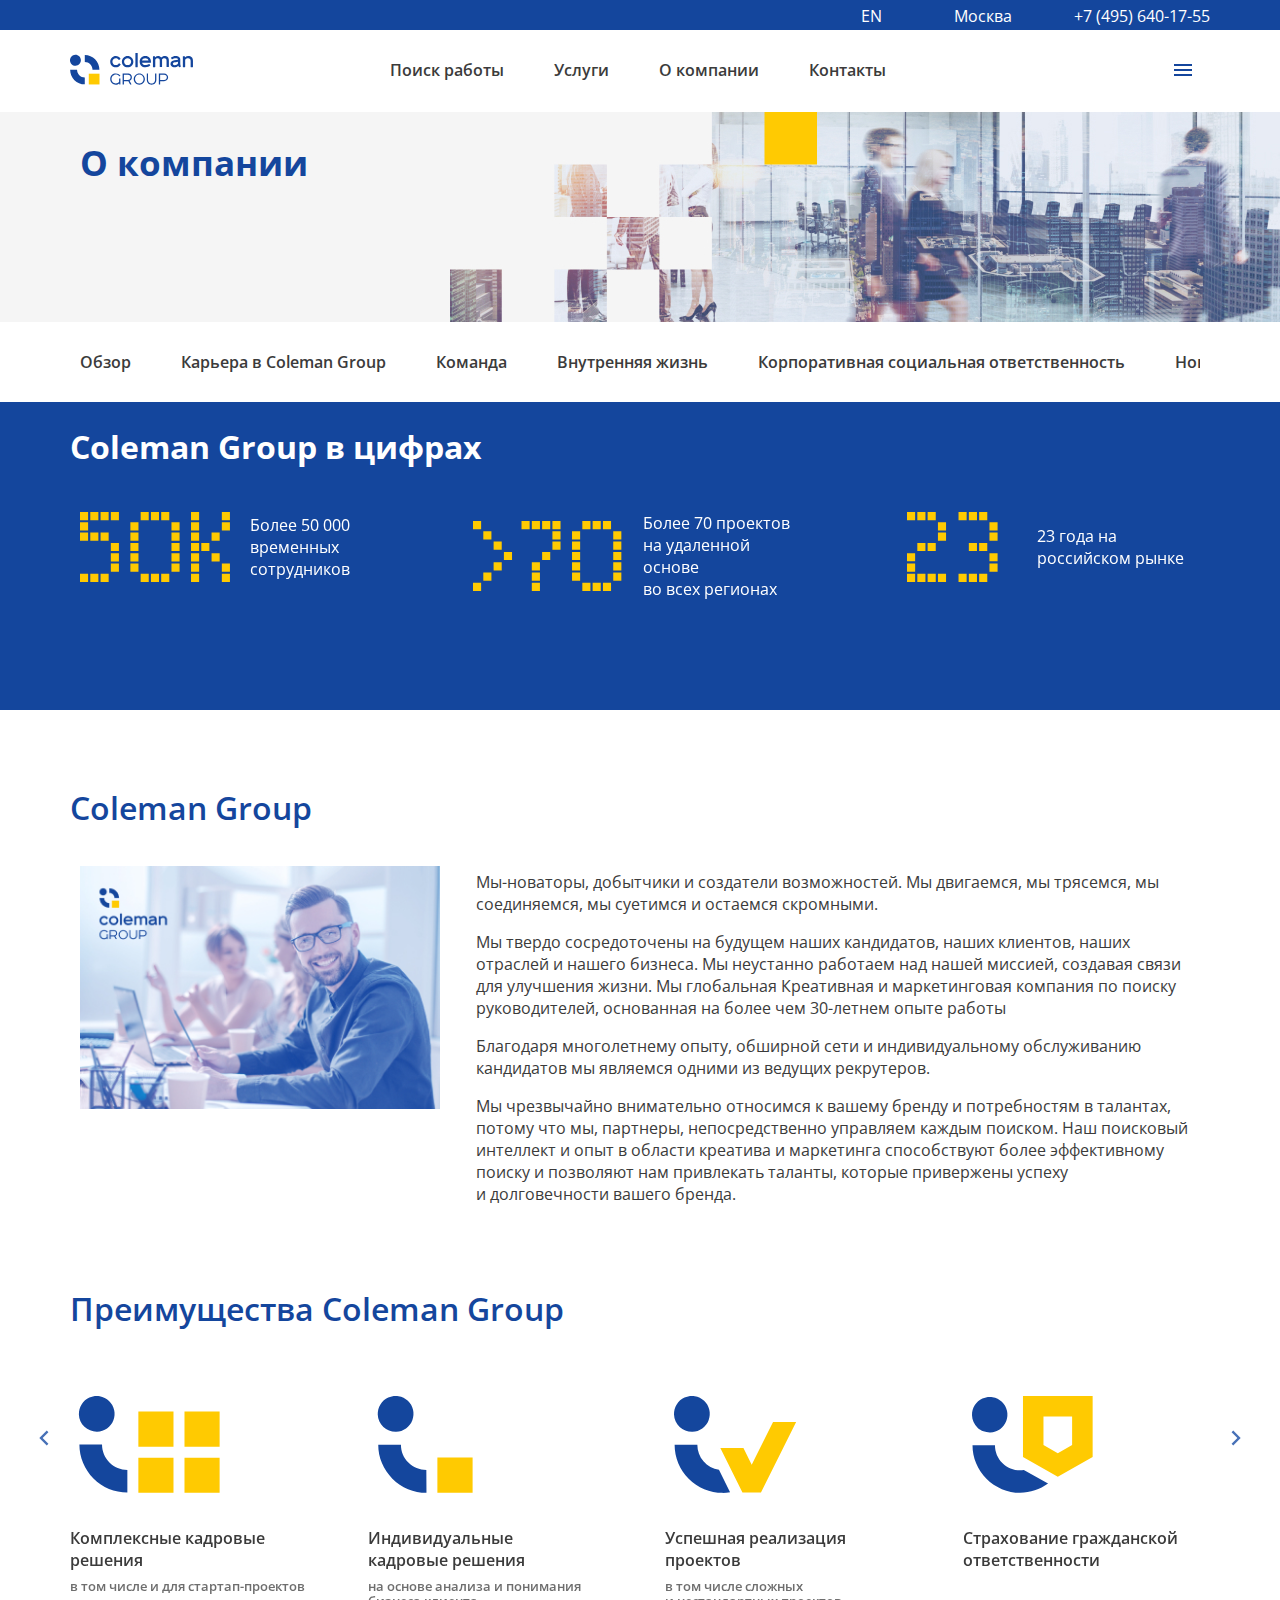
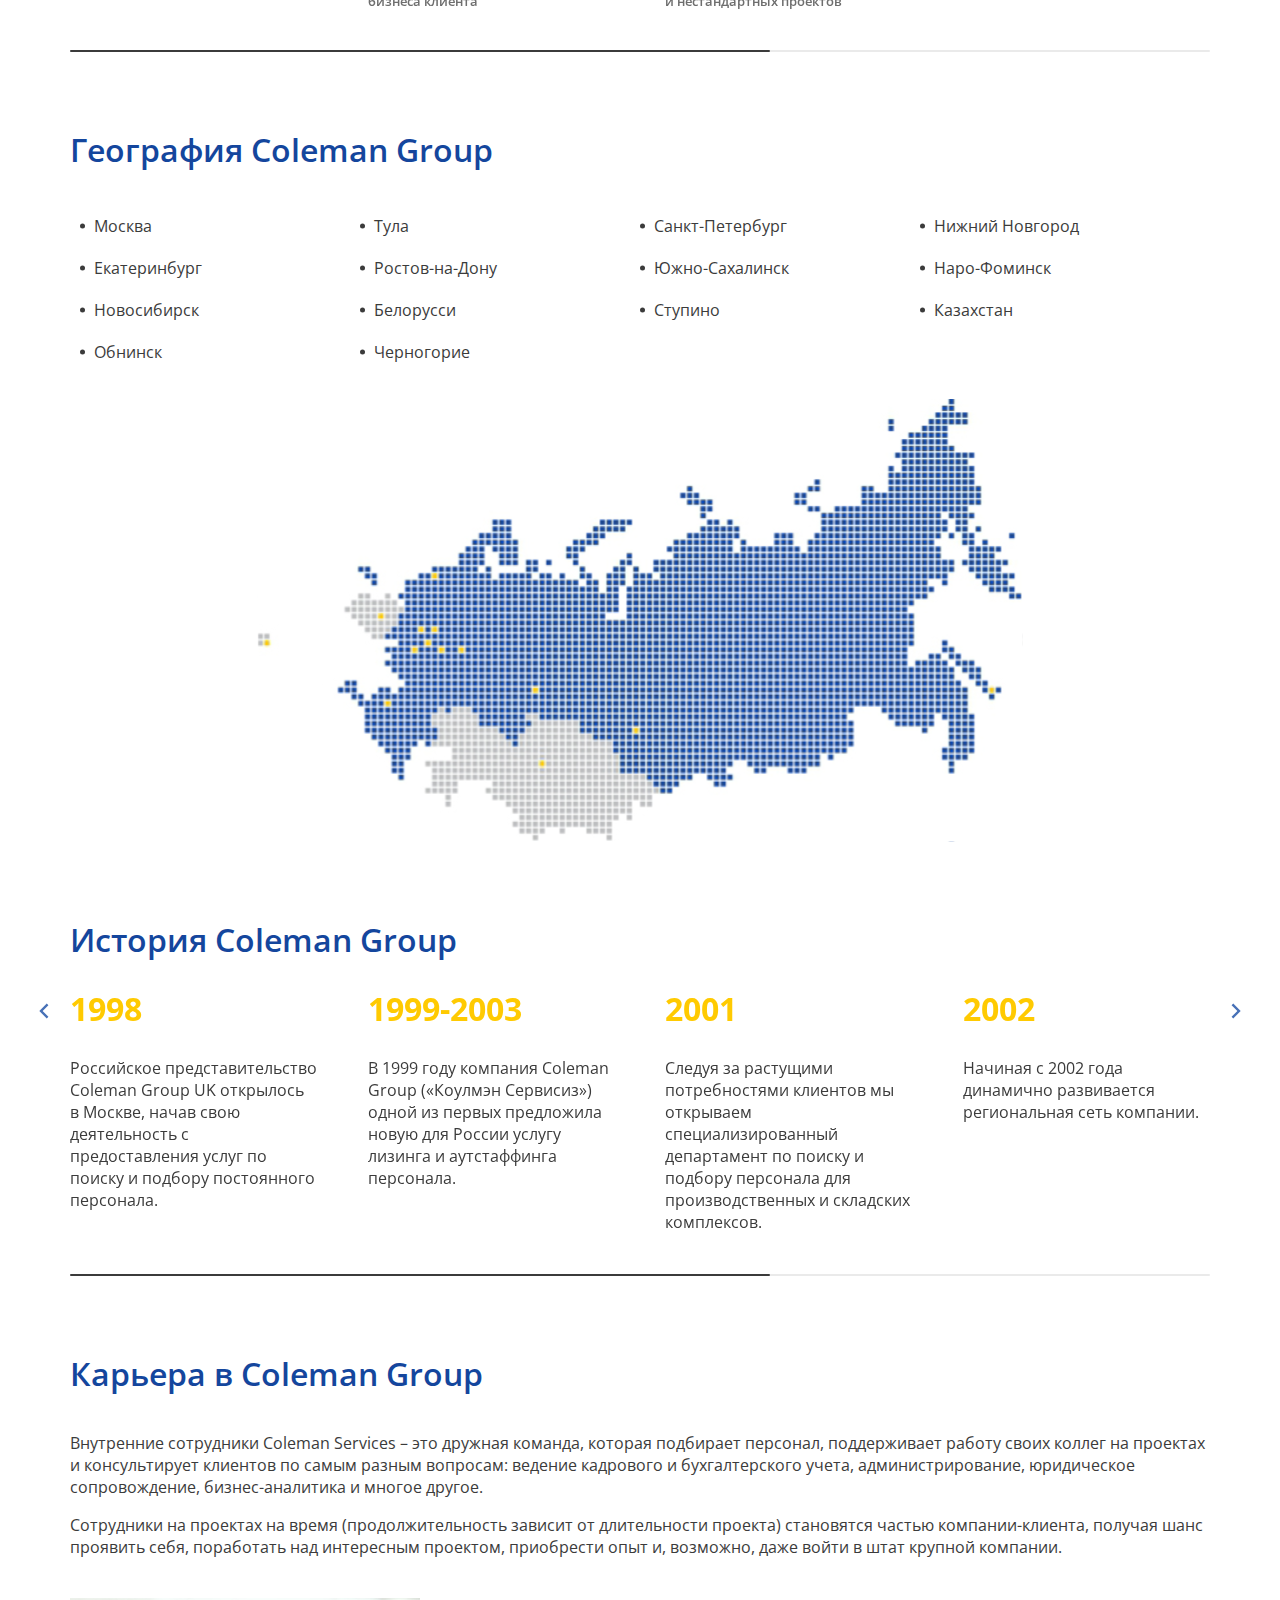
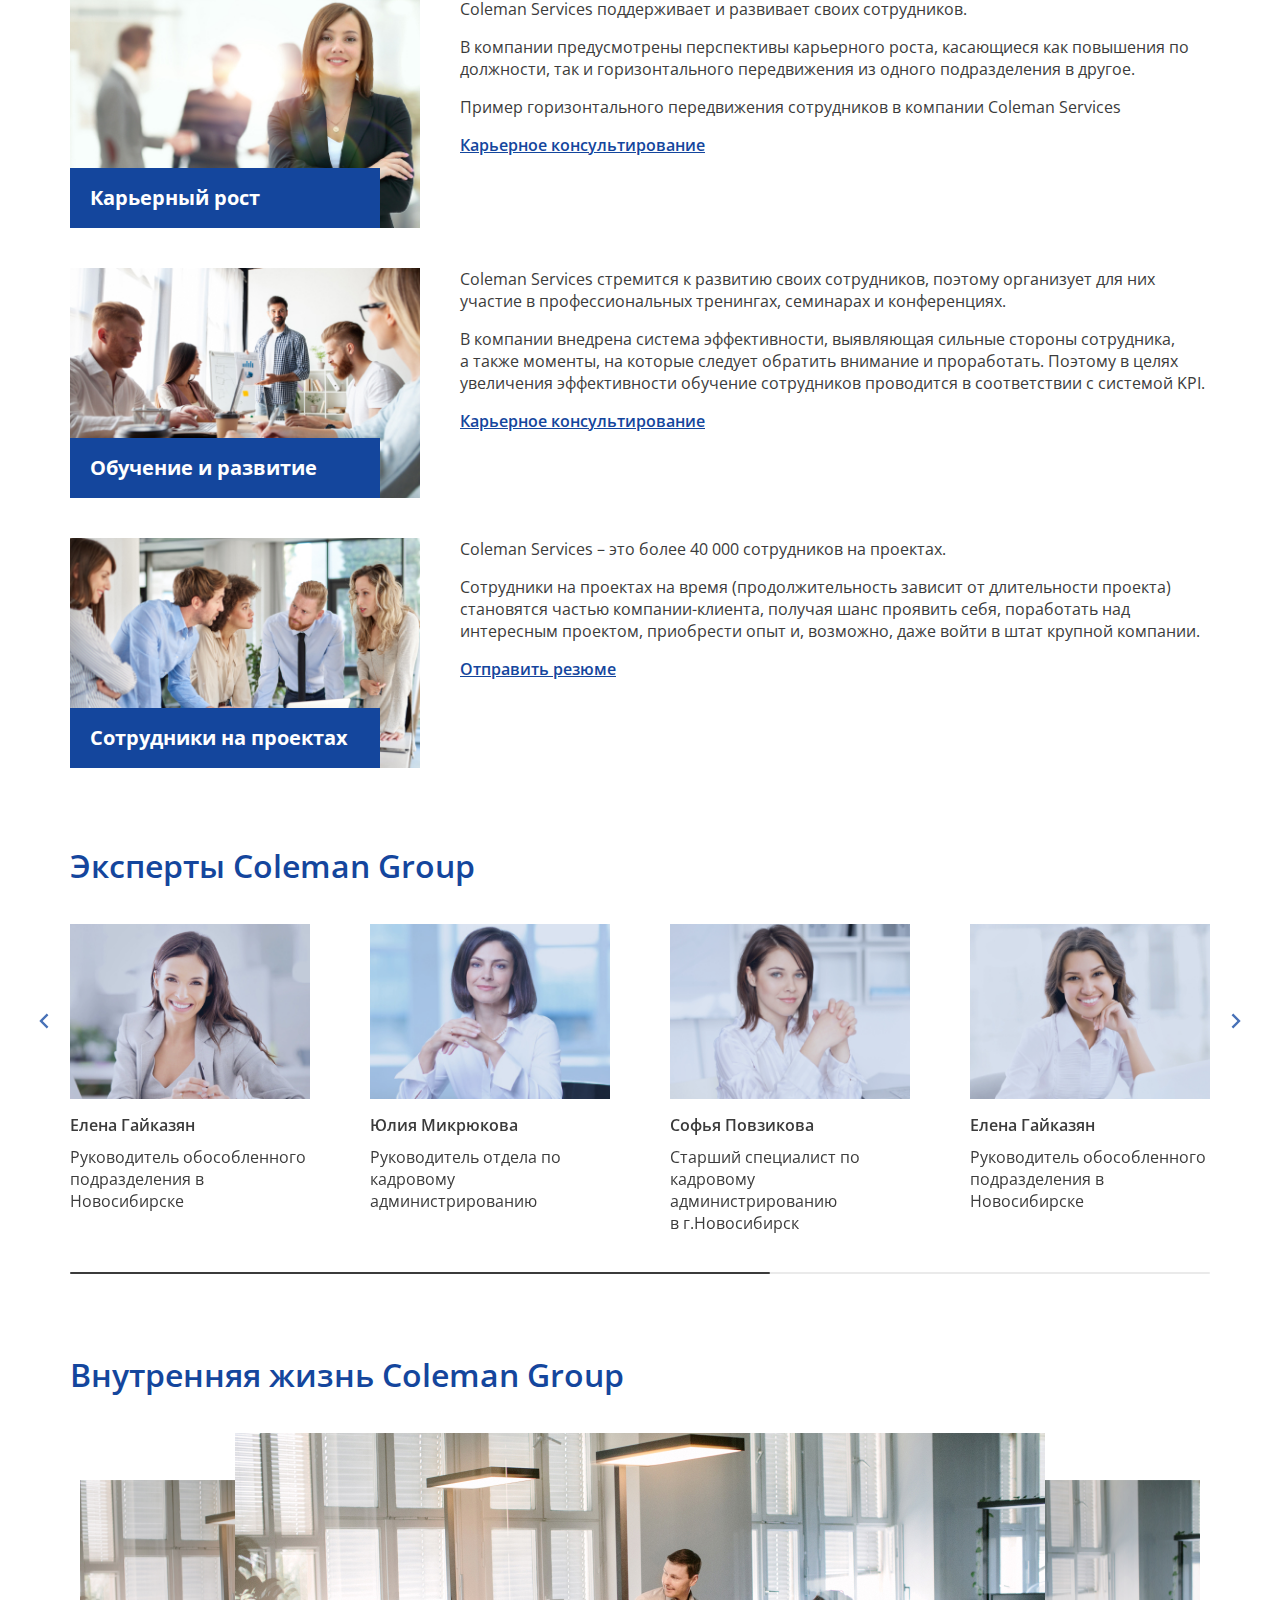
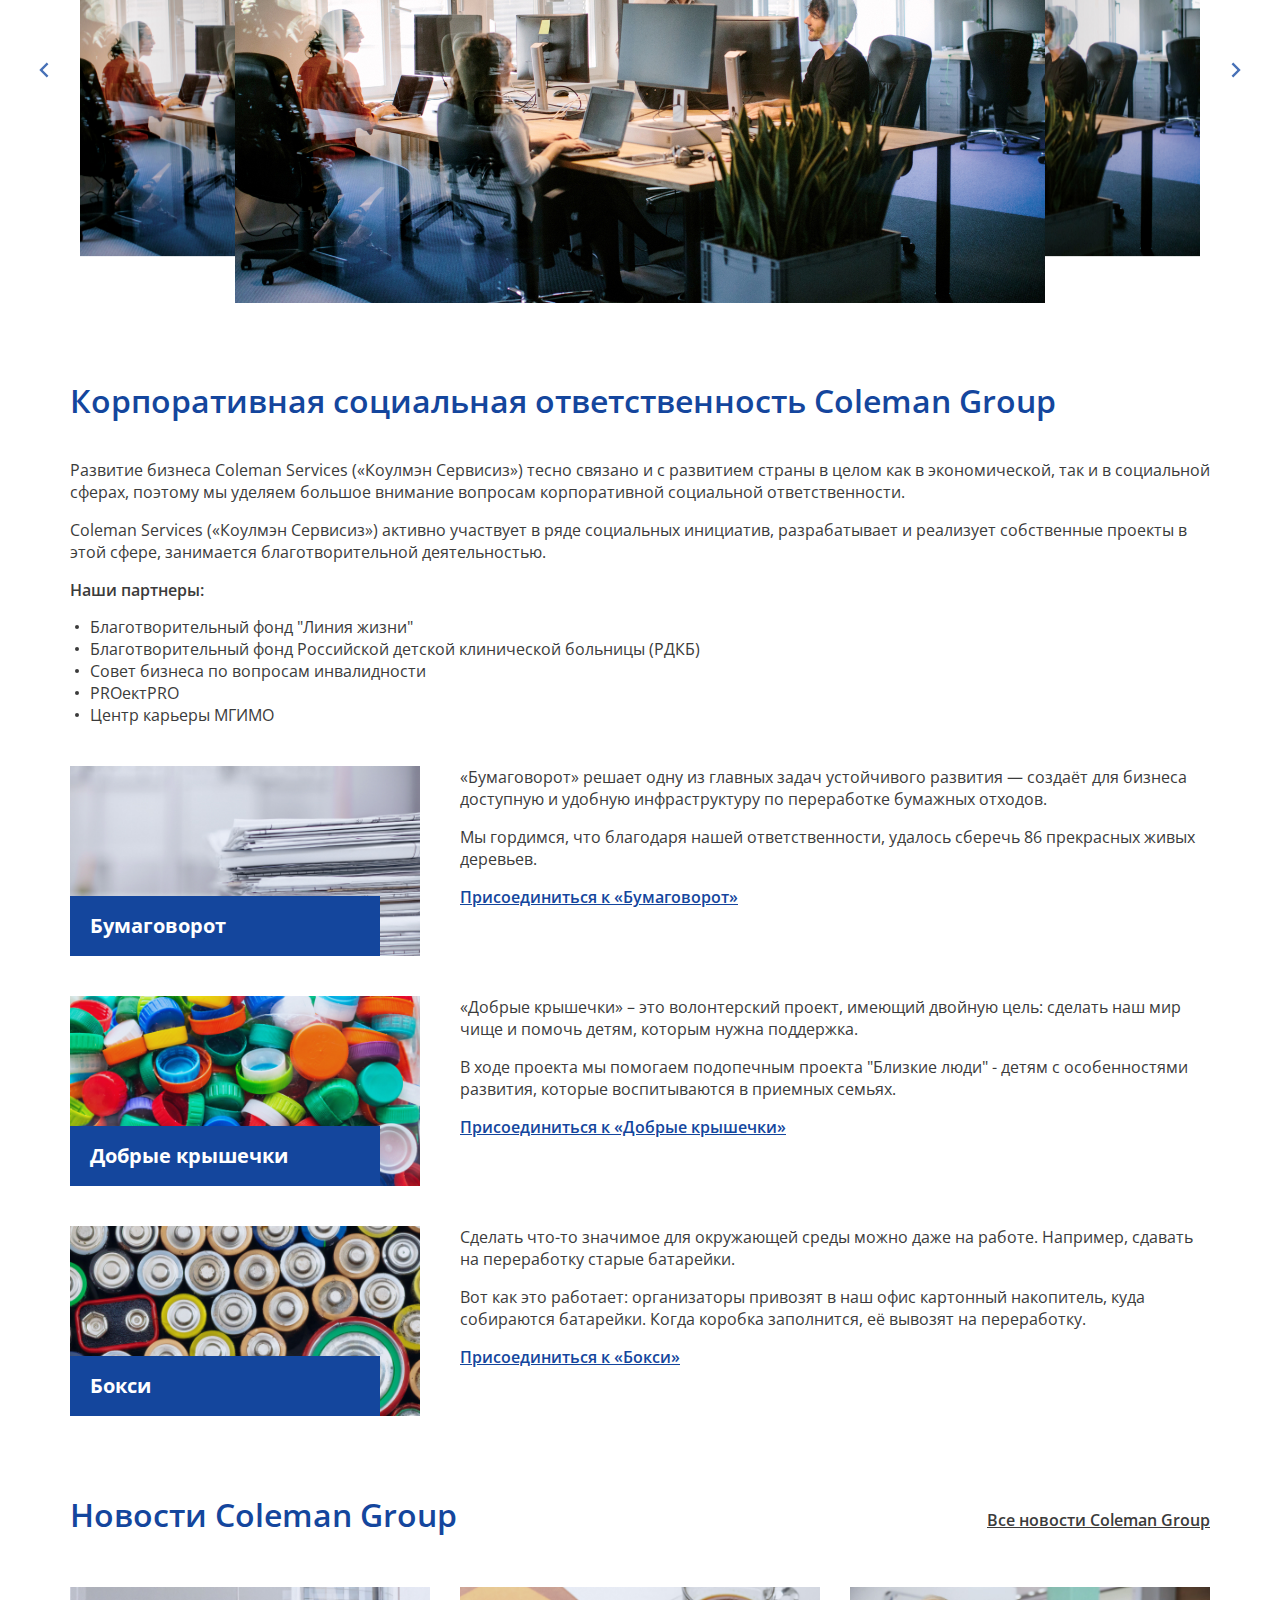
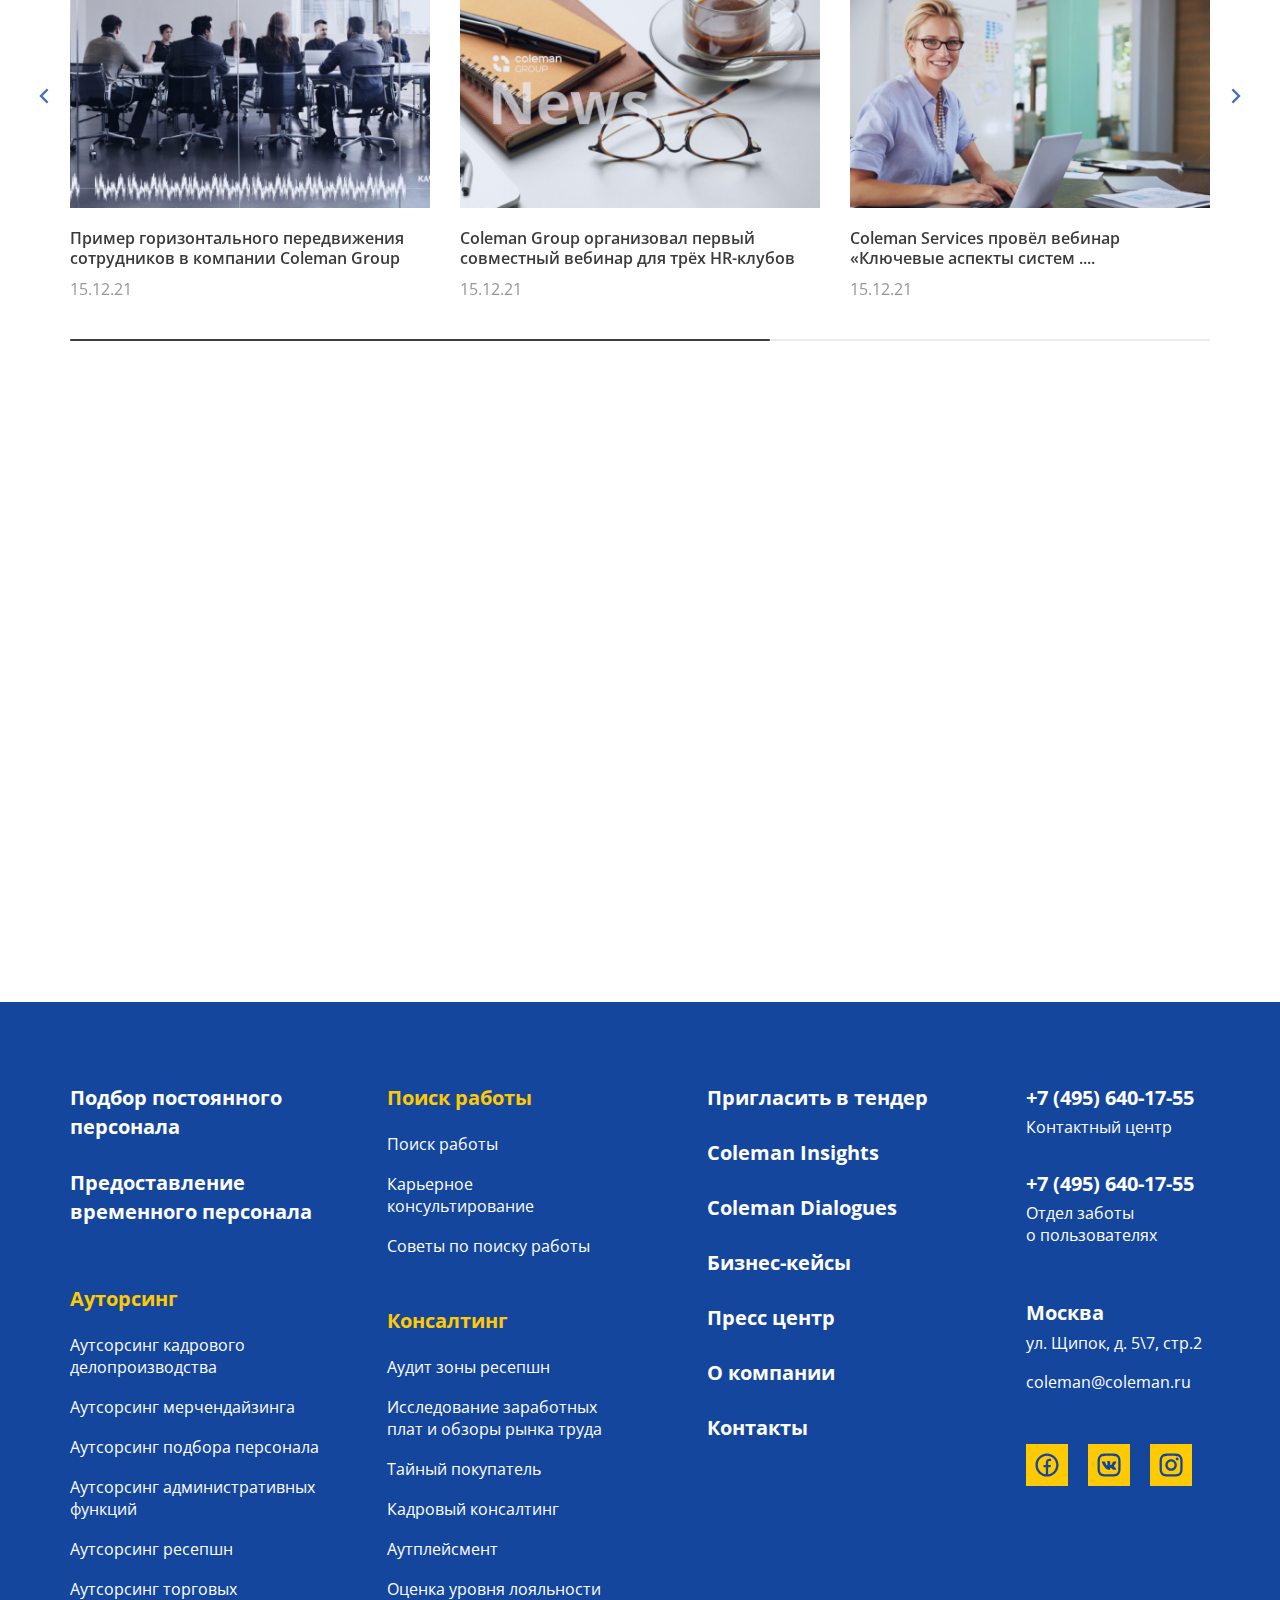
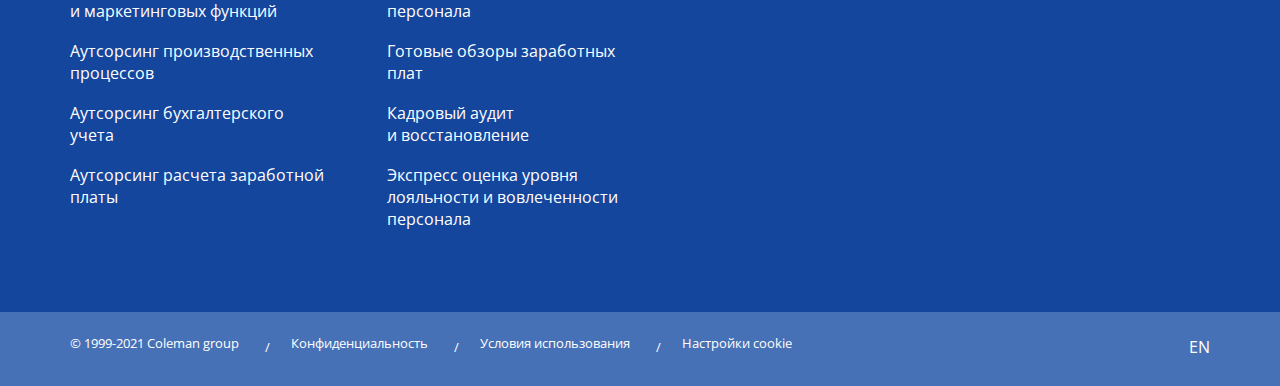
<file: about.html>
<!DOCTYPE html>
<html>
<head>
	<!-- <base href="/"> -->
	<meta charset="utf-8">
	<title>Simple Starter</title>
	<meta name="description" content="Simple Starter Description">
	<meta name="viewport" content="width=device-width, initial-scale=1.0, minimum-scale=1.0, maximum-scale=1.0, user-scalable=no">
	<meta property="og:image" content="images/preview.jpg">

	<link rel="icon" href="images/favicon.png">
	<link rel="preconnect" href="https://fonts.googleapis.com">
	<link rel="preconnect" href="https://fonts.gstatic.com" crossorigin>
	<link href="https://fonts.googleapis.com/css2?family=Open+Sans:wght@400;600;700&display=swap" rel="stylesheet">

	<link rel="stylesheet" href="libs/bootstrap/css/bootstrap-reboot.min.css">
	<link rel="stylesheet" href="libs/bootstrap/css/bootstrap-grid.min.css">
	<link rel="stylesheet" href="libs/swiper/swiper-bundle.min.css">
	<link rel="stylesheet" href="css/main.css">
	<link rel="stylesheet" href="css/media.css">

	<script src="libs/jquery/jquery-3.6.0.min.js" defer></script>
	<script src="libs/swiper/swiper-bundle.min.js" defer></script>
	<script src="libs/notifyjs/notify.min.js" defer></script>
	<script src="libs/jQuery.equalHeights/jquery.equalheights.min.js" defer></script>
	<script src="js/common.js" defer></script>
</head>

<body>
<div class="page-wrap">

	<div class="overlay"></div>
	<nav class="mmenu">
		<div class="mmenu__top">
			<div class="mmenu__close">
				<svg width="14" height="14" viewBox="0 0 14 14" fill="none" xmlns="http://www.w3.org/2000/svg"><path d="M7.00072 5.58599L11.9507 0.635986L13.3647 2.04999L8.41472 6.99999L13.3647 11.95L11.9507 13.364L7.00072 8.41399L2.05072 13.364L0.636719 11.95L5.58672 6.99999L0.636719 2.04999L2.05072 0.635986L7.00072 5.58599Z" fill="#14469D"/></svg>
			</div>
			<div class="logo">
				<a href="/" class="logo__link">
					<svg width="123" height="34" viewBox="0 0 123 34" fill="none" xmlns="http://www.w3.org/2000/svg"><path fill-rule="evenodd" clip-rule="evenodd" d="M14.7914 1.98915C22.8734 1.98915 29.425 8.56613 29.425 16.679H22.5182C22.5182 12.3952 19.0586 8.92251 14.7913 8.92251L14.7914 1.98915ZM14.7916 31.3691C6.70964 31.3691 0.15804 24.7922 0.15804 16.6792H7.06481C7.06481 20.963 10.5244 24.4359 14.7917 24.4359L14.7916 31.3691ZM0.00275521 7.4659C-0.0919555 4.45017 2.26681 1.92834 5.27111 1.83356C8.27527 1.73877 10.7874 4.10633 10.8819 7.1222C10.9763 10.1379 8.61766 12.6598 5.61335 12.7545C2.60933 12.8493 0.0973207 10.4818 0.00275521 7.4659ZM94.1051 20.5039L89.0935 20.5036C88.92 20.5036 88.8334 20.5905 88.8334 20.7647V31.1867C88.8334 31.3606 88.92 31.4475 89.0935 31.4475H89.8937C90.067 31.4475 90.1537 31.3606 90.1537 31.1867V28.1744H94.0945C95.1413 28.1744 96.2324 27.8059 96.9951 27.07C97.7524 26.3659 98.1353 25.3881 98.1353 24.3592C98.1353 23.3132 97.7468 22.3744 96.9951 21.648C96.1843 20.865 95.2279 20.5039 94.1051 20.5039ZM45.8258 3.05C47.8035 3.05 49.5418 4.07891 50.5386 5.63249C50.6294 5.77336 50.5702 5.90139 50.4811 5.97269L49.1049 7.02523C48.9724 7.12585 48.8312 7.04433 48.7728 6.95524C48.1826 5.93741 47.0839 5.25307 45.8258 5.25307C43.9439 5.25307 42.4181 6.78448 42.4181 8.67389C42.4181 10.563 43.9437 12.0947 45.8258 12.0947C47.0752 12.0947 48.1717 11.422 48.7605 10.4131C48.833 10.2889 48.9662 10.1766 49.1547 10.3223L50.5046 11.3548C50.6161 11.4398 50.6383 11.5562 50.5722 11.6622C49.5848 13.2477 47.8259 14.2979 45.8256 14.2979C42.7315 14.2979 40.2233 11.78 40.2233 8.67403C40.2233 5.56804 42.7317 3.05 45.8258 3.05ZM57.6216 5.25321C59.5719 5.25321 61.1529 6.78463 61.1529 8.67403C61.1529 10.5631 59.5719 12.0949 57.6216 12.0949C55.6713 12.0949 54.0901 10.5633 54.0901 8.67403C54.0901 6.78477 55.6713 5.25321 57.6216 5.25321ZM57.6215 3.05C60.784 3.05 63.3477 5.56789 63.3477 8.67389C63.3477 11.7799 60.784 14.2978 57.6215 14.2978C54.4591 14.2978 51.8954 11.7799 51.8954 8.67389C51.8954 5.56789 54.4591 3.05 57.6215 3.05ZM67.4294 0H65.6894C65.5025 0 65.4092 0.0937631 65.4092 0.281289V13.8561C65.4092 14.0021 65.5196 14.1372 65.6691 14.1372H67.4294C67.6162 14.1372 67.7096 14.0435 67.7096 13.8561V0.281289C67.7096 0.0937631 67.6162 0 67.4294 0ZM75.3206 3.05C78.9591 3.05 80.9523 5.56833 80.9523 8.67389V9.42924C80.9523 9.73794 80.7412 9.71928 80.5596 9.71928H78.5685H72.0419C72.4434 11.1482 73.6712 12.0946 75.2426 12.0946C76.5553 12.0946 77.9068 11.9143 78.9651 11.0289C79.0936 10.9213 79.2045 10.8218 79.3551 11.0156L80.2435 12.2232C80.3377 12.3511 80.2903 12.4944 80.1824 12.5847C79.091 13.537 77.6855 14.2978 75.3209 14.2978C72.0198 14.2978 69.6892 11.7799 69.6892 8.67389C69.6892 5.56789 71.6821 3.05 75.3206 3.05ZM78.4831 7.61085C78.142 6.09766 76.956 5.25321 75.2423 5.25321C73.5167 5.25321 72.37 6.10641 72.0171 7.61085H78.4831ZM82.9527 3.4739V13.8358C82.9527 14.0366 83.0262 14.1372 83.1729 14.1372H85.0132C85.1865 14.1372 85.2731 14.0435 85.2731 13.8561V6.64683C85.8464 5.70963 86.64 5.24125 87.6538 5.24125C88.3339 5.24125 88.8538 5.44205 89.214 5.84379C89.574 6.24538 89.754 6.82079 89.754 7.5706V13.8158C89.754 14.0166 89.8542 14.1172 90.0542 14.1172H91.7744C91.9743 14.1172 92.0744 14.0235 92.0744 13.836V7.53036C92.0744 7.18272 92.0867 6.82429 91.9945 6.48642C92.2879 6.0981 92.6278 5.79013 93.0147 5.5625C93.388 5.34829 93.8482 5.24125 94.3949 5.24125C95.0084 5.24125 95.5219 5.43563 95.9352 5.82352C96.3353 6.21169 96.5354 6.79396 96.5354 7.5706V13.8158C96.5354 14.0166 96.6356 14.1172 96.8356 14.1172H98.5558C98.7757 14.1172 98.8758 14.0432 98.8758 13.8158V7.46999C98.8758 6.7069 98.7625 6.03773 98.5359 5.46217C98.3093 4.89989 98.0092 4.43763 97.6356 4.07658C97.2759 3.7285 96.8221 3.46078 96.2755 3.27325C95.7687 3.09914 95.2287 3.01223 94.6552 3.01223C94.0552 3.01223 93.435 3.14595 92.7949 3.41382C92.1681 3.68155 91.6278 4.08314 91.1745 4.61874C90.8811 4.15007 90.461 3.76175 89.9142 3.45421C89.3808 3.15966 88.7804 3.01238 88.1138 3.01238C86.9404 3.01238 86.0136 3.41397 85.3334 4.2173H85.2134L85.0133 3.43424C84.9733 3.25998 84.8798 3.17293 84.7331 3.17293H83.2927C82.9582 3.17293 82.9527 3.33741 82.9527 3.4739ZM104.437 9.35764L105.832 9.12681L107.957 8.77538V10.6028C107.611 11.0715 107.171 11.4459 106.637 11.7275C106.091 12.0085 105.437 12.1492 104.677 12.1492C104.05 12.1492 103.59 12.0288 103.297 11.7876C102.717 11.3112 102.719 10.4195 103.237 9.9001C103.49 9.64579 103.89 9.46511 104.437 9.35764ZM108.258 12.8719L108.277 12.852H108.378L108.878 14.1171C108.944 14.2911 109.058 14.3446 109.218 14.2777L110.638 13.8158C110.839 13.7867 110.87 13.5828 110.818 13.4142L110.558 12.5707C110.454 12.207 110.391 11.8403 110.338 11.4664C110.298 11.0913 110.278 10.7033 110.278 10.3014V6.80752C110.278 6.12479 110.158 5.54252 109.918 5.06044C109.691 4.59177 109.357 4.20344 108.917 3.89591C108.491 3.60135 108.01 3.38014 107.477 3.23315C106.957 3.09929 106.397 3.03235 105.797 3.03235C104.823 3.03235 103.957 3.16636 103.196 3.43409C102.45 3.70167 101.749 4.08314 101.096 4.57879C100.971 4.7039 100.915 4.89449 101.036 5.04046L101.816 6.14476C101.932 6.28942 102.168 6.30473 102.316 6.20513C102.78 5.90984 103.398 5.61849 103.917 5.46232C104.864 5.16091 106.38 5.09062 107.297 5.52269C107.671 5.6984 107.881 5.97663 107.927 6.35737C107.943 6.49051 107.937 6.63312 107.937 6.76757L104.417 7.22967C103.203 7.39022 102.243 7.78525 101.536 8.41433C100.843 9.03013 100.496 9.85344 100.496 10.8841C100.496 11.393 100.596 11.8551 100.796 12.2698C100.996 12.6983 101.262 13.0599 101.596 13.3545C101.956 13.6757 102.363 13.9099 102.816 14.0572C103.296 14.2177 103.823 14.2982 104.397 14.2982C105.196 14.2982 105.917 14.1778 106.557 13.9367C107.17 13.7091 107.738 13.354 108.258 12.8719ZM112.858 3.47375V13.8559C112.858 14.0433 112.952 14.1371 113.139 14.1371H114.899C115.086 14.1371 115.179 14.0433 115.179 13.8559V6.64668C115.539 6.19157 115.986 5.8435 116.519 5.60245C117.053 5.36141 117.599 5.24096 118.159 5.24096C118.92 5.24096 119.527 5.45517 119.98 5.88345C120.42 6.31202 120.64 6.98805 120.64 7.91168V13.8559C120.64 14.0433 120.727 14.1371 120.9 14.1371H122.66C122.86 14.1371 122.961 14.0433 122.961 13.8559V7.89185C122.961 7.08837 122.847 6.37881 122.62 5.76315C122.196 4.59118 121.379 3.75694 120.2 3.35345C119.613 3.15266 118.973 3.05233 118.279 3.05233C117.117 3.05233 116.04 3.44911 115.179 4.23713H115.059L114.879 3.43395C114.839 3.27325 114.732 3.1929 114.559 3.1929H113.139C112.952 3.1929 112.858 3.28652 112.858 3.47375ZM94.0945 26.9694H90.1537V21.7083H94.0945C94.9748 21.7083 95.6483 21.9626 96.115 22.4714C96.5817 22.9801 96.815 23.6025 96.815 24.3386C96.815 25.0886 96.5817 25.7179 96.115 26.2262C95.6615 26.7216 94.988 26.9694 94.0945 26.9694ZM76.811 20.7445V26.7085C76.811 27.4313 76.9199 28.0868 77.1311 28.6763C77.5571 29.8667 78.4244 30.7874 79.5914 31.2667C80.1651 31.5077 80.825 31.6282 81.5721 31.6282C82.3057 31.6282 82.9721 31.5077 83.5725 31.2667C84.7702 30.7746 85.5973 29.8872 86.0528 28.6763C86.2664 28.0872 86.3728 27.438 86.3728 26.7285V20.7843C86.3728 20.6104 86.2864 20.5235 86.113 20.5235H85.3329C85.1461 20.5235 85.0527 20.6104 85.0527 20.7843V26.6884C85.0527 27.2372 84.9728 27.7393 84.8126 28.1943C84.4846 29.1069 83.9351 29.7624 83.0323 30.1423C82.5788 30.3298 82.0786 30.4236 81.532 30.4236C80.9985 30.4236 80.505 30.3298 80.0519 30.1423C79.1613 29.7793 78.5784 29.053 78.2713 28.1543C78.1114 27.6989 78.0312 27.197 78.0312 26.6481V20.7445C78.0312 20.5703 77.9446 20.4831 77.7712 20.4831H77.0714C76.898 20.4831 76.811 20.5703 76.811 20.7445ZM57.8475 26.9694H53.9065V21.7083H57.8475C58.7276 21.7083 59.4077 21.9626 59.888 22.4714C60.3679 22.9801 60.608 23.6025 60.608 24.3386C60.608 25.1021 60.3679 25.731 59.888 26.2262C59.4077 26.7216 58.7275 26.9694 57.8475 26.9694ZM57.8475 20.5035H57.8876H52.8864C52.7131 20.5035 52.6265 20.5904 52.6265 20.7645V31.1865C52.6265 31.3605 52.7131 31.4474 52.8864 31.4474H53.6867C53.86 31.4474 53.9466 31.3605 53.9466 31.1865V28.1743H57.8876H58.1277C58.2343 28.1743 58.3142 28.1674 58.3675 28.1543L59.968 31.2066C60.0614 31.3673 60.1816 31.4475 60.3283 31.4475H61.2885C61.4453 31.4475 61.5194 31.309 61.4482 31.1665L59.5882 27.8331C60.2816 27.5385 60.8416 27.0762 61.2683 26.4473C61.6818 25.8315 61.8884 25.1221 61.8884 24.3188C61.8884 23.7832 61.7886 23.2811 61.5886 22.8126C61.3884 22.3575 61.1083 21.9557 60.7482 21.6077C60.4015 21.2731 59.975 21.0056 59.4682 20.8043C58.9612 20.6035 58.421 20.5035 57.8475 20.5035ZM50.1458 25.544H49.3857C49.1989 25.544 49.1058 25.6309 49.1058 25.805V28.9174C48.6788 29.3859 48.1986 29.7474 47.6654 30.0019C47.1052 30.2696 46.4919 30.4033 45.8247 30.4033C45.2113 30.4033 44.638 30.2897 44.1045 30.0621C43.5578 29.8346 43.1043 29.5265 42.744 29.1382C42.3576 28.7367 42.0574 28.2682 41.844 27.7327C41.6306 27.2107 41.524 26.6284 41.524 25.9858C41.524 25.343 41.6306 24.7607 41.844 24.2386C42.0574 23.7031 42.3575 23.2347 42.744 22.8331C43.1176 22.4312 43.5642 22.1234 44.0845 21.9092C44.6181 21.6817 45.1913 21.568 45.8047 21.568C46.5383 21.568 47.1985 21.7153 47.7853 22.0098C48.3721 22.3044 48.8786 22.7258 49.3055 23.2748C49.4255 23.4221 49.552 23.4354 49.6855 23.3149L50.2456 22.8331C50.3738 22.7363 50.4096 22.6223 50.3058 22.4915C49.1854 21.099 47.6919 20.403 45.8246 20.403C45.0245 20.403 44.2844 20.5434 43.6041 20.8247C42.924 21.1057 42.3308 21.5008 41.8238 22.0097C41.317 22.518 40.9235 23.114 40.6435 23.7969C40.3636 24.4797 40.2234 25.236 40.2234 26.0658C40.2234 26.869 40.3638 27.612 40.6435 28.2949C40.9235 28.9778 41.317 29.5734 41.8238 30.0821C42.3308 30.5908 42.924 30.9859 43.6041 31.2669C44.2844 31.5481 45.0245 31.6886 45.8246 31.6886C46.4649 31.6886 47.065 31.5879 47.625 31.3874C48.1983 31.1866 48.7186 30.8587 49.1852 30.4033L49.3254 31.2669C49.3475 31.421 49.4701 31.5279 49.6254 31.5279H50.1454C50.3189 31.5279 50.4054 31.441 50.4054 31.2669V25.805C50.4054 25.6309 50.3193 25.544 50.1458 25.544ZM69.3095 21.5487C71.6905 21.5487 73.6206 23.5666 73.6206 26.0556C73.6206 28.545 71.6905 30.5628 69.3095 30.5628C66.9287 30.5628 64.9986 28.545 64.9986 26.0556C64.9986 23.5665 66.9287 21.5487 69.3095 21.5487ZM69.3095 20.4434C66.2218 20.4434 63.7185 22.9562 63.7185 26.0558C63.7185 29.1555 66.2218 31.6683 69.3095 31.6683C72.3974 31.6683 74.9005 29.1555 74.9005 26.0558C74.9005 22.9562 72.3974 20.4434 69.3095 20.4434Z" fill="#14469D"/><path fill-rule="evenodd" clip-rule="evenodd" d="M18.7871 20.6904H29.5031V31.4477H18.7871V20.6904Z" fill="#FFCA01"/></svg>
				</a>
			</div>
		</div>
		<div class="mmenu__content">

			<nav class="menu__services mmenu-dd mmenu__content-menu" data-mmenu="services">
				<div class="mmenu__content_top">
					<a href="#" class="mmenu__content_arrow" data-ddmenu="main">
						<svg width="24" height="24" viewBox="0 0 24 24" fill="none" xmlns="http://www.w3.org/2000/svg"><path d="M4.29289 11.2929C3.90237 11.6834 3.90237 12.3166 4.29289 12.7071L10.6569 19.0711C11.0474 19.4616 11.6805 19.4616 12.0711 19.0711C12.4616 18.6805 12.4616 18.0474 12.0711 17.6569L6.41421 12L12.0711 6.34315C12.4616 5.95262 12.4616 5.31946 12.0711 4.92893C11.6805 4.53841 11.0474 4.53841 10.6569 4.92893L4.29289 11.2929ZM20 11L5 11V13L20 13V11Z" fill="#6E6E6E"/></svg>
					</a>
					<span class="mmenu__content_title">Услуги</span>
				</div>
				<ul class="mmenu__list-small mmenu-ul-offset">
					<li class="mmenu__list-small-item"><a class="mmenu__list-small-link" href="#">Временный персонал</a></li>
					<li class="mmenu__list-small-item"><a class="mmenu__list-small-link" href="#">Постоянный персонал</a></li>
					<li class="mmenu__list-small-item"><a class="mmenu__list-small-link" href="#" data-ddmenu="autsource">Ауторсинг бизнес процессов</a></li>
					<li class="mmenu__list-small-item"><a class="mmenu__list-small-link" href="#" data-ddmenu="consulting">Консалтинг</a></li>
					<li class="mmenu__list-small-item"><a class="mmenu__list-small-link" href="#">Карьерное консультирование</a></li>
				</ul>
				<ul class="mmenu__list-dop mmenu-ul-offset">
					<li class="mmenu__list-dop-item"><a class="mmenu__list-dop-link" href="#">Заказать услугу</a></li>
					<li class="mmenu__list-dop-item"><a class="mmenu__list-dop-link" href="#">Пригласить в тендер</a></li>
				</ul>
			</nav>
			<nav class="menu__services mmenu-dd mmenu__content-menu" data-mmenu="autsource">
				<div class="mmenu__content_top">
					<a href="#" class="mmenu__content_arrow" data-ddmenu="services">
						<svg width="24" height="24" viewBox="0 0 24 24" fill="none" xmlns="http://www.w3.org/2000/svg"><path d="M4.29289 11.2929C3.90237 11.6834 3.90237 12.3166 4.29289 12.7071L10.6569 19.0711C11.0474 19.4616 11.6805 19.4616 12.0711 19.0711C12.4616 18.6805 12.4616 18.0474 12.0711 17.6569L6.41421 12L12.0711 6.34315C12.4616 5.95262 12.4616 5.31946 12.0711 4.92893C11.6805 4.53841 11.0474 4.53841 10.6569 4.92893L4.29289 11.2929ZM20 11L5 11V13L20 13V11Z" fill="#6E6E6E"/></svg>
					</a>
					<span class="mmenu__content_title">Ауторсинг бизнес процессов</span>
				</div>
				<ul class="mmenu__list-small mmenu-ul-offset">
					<li class="mmenu__list-small-item"><a class="mmenu__list-small-link" href="#">Аутсорсинг кадрового делопроизводства</a></li>
					<li class="mmenu__list-small-item"><a class="mmenu__list-small-link" href="#">Аутсорсинг мерчендайзинга</a></li>
					<li class="mmenu__list-small-item"><a class="mmenu__list-small-link" href="#">Аутсорсинг подбора персонала</a></li>
					<li class="mmenu__list-small-item"><a class="mmenu__list-small-link" href="#">Аутсорсинг административных функций</a></li>
					<li class="mmenu__list-small-item"><a class="mmenu__list-small-link" href="#">Аутсорсинг ресепшн</a></li>
					<li class="mmenu__list-small-item"><a class="mmenu__list-small-link" href="#">Аутсорсинг торговых и маркетинговых функций</a></li>
					<li class="mmenu__list-small-item"><a class="mmenu__list-small-link" href="#">Аутсорсинг производственных процессов</a></li>
					<li class="mmenu__list-small-item"><a class="mmenu__list-small-link" href="#">Аутсорсинг бухгалтерского учета</a></li>
					<li class="mmenu__list-small-item"><a class="mmenu__list-small-link" href="#">Аутсорсинг расчета заработной платы</a></li>
				</ul>
				<ul class="mmenu__list-dop mmenu-ul-offset">
					<li class="mmenu__list-dop-item"><a class="mmenu__list-dop-link" href="#">Заказать услугу</a></li>
					<li class="mmenu__list-dop-item"><a class="mmenu__list-dop-link" href="#">Пригласить в тендер</a></li>
				</ul>
			</nav>
			<nav class="menu__services mmenu-dd mmenu__content-menu" data-mmenu="consulting">
				<div class="mmenu__content_top">
					<a href="#" class="mmenu__content_arrow" data-ddmenu="services">
						<svg width="24" height="24" viewBox="0 0 24 24" fill="none" xmlns="http://www.w3.org/2000/svg"><path d="M4.29289 11.2929C3.90237 11.6834 3.90237 12.3166 4.29289 12.7071L10.6569 19.0711C11.0474 19.4616 11.6805 19.4616 12.0711 19.0711C12.4616 18.6805 12.4616 18.0474 12.0711 17.6569L6.41421 12L12.0711 6.34315C12.4616 5.95262 12.4616 5.31946 12.0711 4.92893C11.6805 4.53841 11.0474 4.53841 10.6569 4.92893L4.29289 11.2929ZM20 11L5 11V13L20 13V11Z" fill="#6E6E6E"/></svg>
					</a>
					<span class="mmenu__content_title">Консалтинг</span>
				</div>
				<ul class="mmenu__list-small mmenu-ul-offset">
					<li class="mmenu__list-small-item"><a class="mmenu__list-small-link" href="#">Аудит зоны ресепшн</a></li>
					<li class="mmenu__list-small-item"><a class="mmenu__list-small-link" href="#">Исследование заработных плат и обзоры рынка труда</a></li>
					<li class="mmenu__list-small-item"><a class="mmenu__list-small-link" href="#">Тайный покупатель</a></li>
					<li class="mmenu__list-small-item"><a class="mmenu__list-small-link" href="#">Кадровый консалтинг</a></li>
					<li class="mmenu__list-small-item"><a class="mmenu__list-small-link" href="#">Аутплейсмент</a></li>
					<li class="mmenu__list-small-item"><a class="mmenu__list-small-link" href="#">Оценка уровня лояльности персонала</a></li>
					<li class="mmenu__list-small-item"><a class="mmenu__list-small-link" href="#">Готовые обзоры заработных плат</a></li>
					<li class="mmenu__list-small-item"><a class="mmenu__list-small-link" href="#">Кадровый аудит и восстановление</a></li>
					<li class="mmenu__list-small-item"><a class="mmenu__list-small-link" href="#">Экспресс-оценка уровня лояльности и вовлеченности персонала</a></li>
				</ul>
				<ul class="mmenu__list-dop mmenu-ul-offset">
					<li class="mmenu__list-dop-item"><a class="mmenu__list-dop-link" href="#">Заказать услугу</a></li>
					<li class="mmenu__list-dop-item"><a class="mmenu__list-dop-link" href="#">Пригласить в тендер</a></li>
				</ul>
			</nav>
			<nav class="menu__services mmenu-dd mmenu__content-menu" data-mmenu="projects">
				<div class="mmenu__content_top">
					<a href="#" class="mmenu__content_arrow" data-ddmenu="main">
						<svg width="24" height="24" viewBox="0 0 24 24" fill="none" xmlns="http://www.w3.org/2000/svg"><path d="M4.29289 11.2929C3.90237 11.6834 3.90237 12.3166 4.29289 12.7071L10.6569 19.0711C11.0474 19.4616 11.6805 19.4616 12.0711 19.0711C12.4616 18.6805 12.4616 18.0474 12.0711 17.6569L6.41421 12L12.0711 6.34315C12.4616 5.95262 12.4616 5.31946 12.0711 4.92893C11.6805 4.53841 11.0474 4.53841 10.6569 4.92893L4.29289 11.2929ZM20 11L5 11V13L20 13V11Z" fill="#6E6E6E"/></svg>
					</a>
					<span class="mmenu__content_title">Проекты</span>
				</div>
				<ul class="mmenu__list-small mmenu-ul-offset">
					<li class="mmenu__list-small-item"><a class="mmenu__list-small-link" href="#">Coleman dialogues</a></li>
					<li class="mmenu__list-small-item"><a class="mmenu__list-small-link" href="#">Coleman insights</a></li>
					<li class="mmenu__list-small-item"><a class="mmenu__list-small-link" href="#">Бизнес завтраки</a></li>
					<li class="mmenu__list-small-item"><a class="mmenu__list-small-link" href="#">Coleman hospitality</a></li>
					<li class="mmenu__list-small-item"><a class="mmenu__list-small-link" href="#">Avancebox</a></li>
					<li class="mmenu__list-small-item"><a class="mmenu__list-small-link" href="#">Coleman HR Analytical service</a></li>
				</ul>
			</nav>

			<nav class="menu__main mmenu__content-menu" data-mmenu="main">
				<ul class="mmenu__list-main">
					<li class="mmenu__list-main-item"><a class="mmenu__list-main-link" href="#" data-ddmenu="services">Услуги</a></li>
					<li class="mmenu__list-main-item"><a class="mmenu__list-main-link" href="#" data-ddmenu="projects">Проекты</a></li>
					<li class="mmenu__list-main-item"><a class="mmenu__list-main-link" href="#">Поиск работы</a></li>
				</ul>
				<ul class="mmenu__list-small">
					<li class="mmenu__list-small-item"><a class="mmenu__list-small-link" href="#">Бизнес-кейсы</a></li>
					<li class="mmenu__list-small-item"><a class="mmenu__list-small-link" href="#">Пресс-центр</a></li>
					<li class="mmenu__list-small-item"><a class="mmenu__list-small-link" href="#">О компании</a></li>
					<li class="mmenu__list-small-item"><a class="mmenu__list-small-link" href="#">Контакты</a></li>
				</ul>
				<ul class="mmenu__list-dop">
					<li class="mmenu__list-dop-item"><a class="mmenu__list-dop-link" href="#">Заказать услугу</a></li>
					<li class="mmenu__list-dop-item"><a class="mmenu__list-dop-link" href="#">Пригласить в тендер</a></li>
				</ul>
			</nav>

		</div>
	</nav>

	<div class="mm-slide lang" data-side="lang">
		<div class="mm-slide__top">
			<span class="mm-slide__title">Выберите язык</span>
			<div class="mm-slide__close">
				<svg width="14" height="14" viewBox="0 0 14 14" fill="none" xmlns="http://www.w3.org/2000/svg"><path d="M7.00072 5.58599L11.9507 0.635986L13.3647 2.04999L8.41472 6.99999L13.3647 11.95L11.9507 13.364L7.00072 8.41399L2.05072 13.364L0.636719 11.95L5.58672 6.99999L0.636719 2.04999L2.05072 0.635986L7.00072 5.58599Z" fill="#14469D"/></svg>
			</div>
		</div>
		<div class="mm-slide__content">
			<div class="mm-slide__list">
				<label class="mm-slide__item">
					<div class="mm-slide__item_title">Русский</div>
					<div class="mm-checkbox">
						<input type="radio" name="lang" value="ru" checked>
						<span class="mm-checkbox__checkbox"></span>
					</div>
				</label>
				<label class="mm-slide__item">
					<div class="mm-slide__item_title">Английский</div>
					<div class="mm-checkbox">
						<input type="radio" name="lang" value="en">
						<span class="mm-checkbox__checkbox"></span>
					</div>
				</label>
			</div>
		</div>
		<div class="mm-slide__bottom">
			<div class="mm-slide__btn btn">Применить</div>
		</div>
	</div>
	<div class="mm-slide city" data-side="city">
		<div class="mm-slide__top">
			<span class="mm-slide__title">Выберите регион</span>
			<div class="mm-slide__close">
				<svg width="14" height="14" viewBox="0 0 14 14" fill="none" xmlns="http://www.w3.org/2000/svg"><path d="M7.00072 5.58599L11.9507 0.635986L13.3647 2.04999L8.41472 6.99999L13.3647 11.95L11.9507 13.364L7.00072 8.41399L2.05072 13.364L0.636719 11.95L5.58672 6.99999L0.636719 2.04999L2.05072 0.635986L7.00072 5.58599Z" fill="#14469D"/></svg>
			</div>
		</div>
		<div class="mm-slide__content">
			<div class="mm-slide__list">
				<label class="mm-slide__item">
					<div class="mm-slide__item_title">Москва</div>
					<div class="mm-checkbox">
						<input type="radio" name="city" value="mos" checked>
						<span class="mm-checkbox__checkbox"></span>
					</div>
				</label>
				<label class="mm-slide__item">
					<div class="mm-slide__item_title">Санкт Питербург</div>
					<div class="mm-checkbox">
						<input type="radio" name="city" value="piter">
						<span class="mm-checkbox__checkbox"></span>
					</div>
				</label>
				<label class="mm-slide__item">
					<div class="mm-slide__item_title">Нижний новгород</div>
					<div class="mm-checkbox">
						<input type="radio" name="city" value="novgorod">
						<span class="mm-checkbox__checkbox"></span>
					</div>
				</label>
			</div>
		</div>
		<div class="mm-slide__bottom">
			<div class="mm-slide__btn btn">Применить</div>
		</div>
	</div>

	<div class="top-line">
		<div class="container">
			<div class="row">
				<div class="top-line__lang col-xl-1 offset-xl-8 col-lg-1 offset-lg-3 col-md-1 col-4">
					<span class="change-lang" data-event="lang">EN</span>
				</div>
				<div class="top-line__city col-xl-1 col-lg-2 offset-lg-0 col-md-2 offset-md-4 col-8">
					<span class="change-city" data-event="city">Москва</span>
				</div>
				<div class="top-line__phone col-xl-2 col-lg-3">
					<span data-copy>+7 (495) 640-17-55</span>
				</div>
			</div>
		</div>
	</div>
	<div class="main-line invert">
		<div class="container">
			<div class="row">
				<div class="main-line__logo col-xxl-2 col-lg-2 col-md-3 col-sm-3 col-8">
					<a href="/" class="logo">
							<svg width="123" height="34" viewBox="0 0 123 34" fill="none" xmlns="http://www.w3.org/2000/svg"><path fill-rule="evenodd" clip-rule="evenodd" d="M14.7914 1.98915C22.8734 1.98915 29.425 8.56613 29.425 16.679H22.5182C22.5182 12.3952 19.0586 8.92251 14.7913 8.92251L14.7914 1.98915ZM14.7916 31.3691C6.70964 31.3691 0.15804 24.7922 0.15804 16.6792H7.06481C7.06481 20.963 10.5244 24.4359 14.7917 24.4359L14.7916 31.3691ZM0.00275521 7.4659C-0.0919555 4.45017 2.26681 1.92834 5.27111 1.83356C8.27527 1.73877 10.7874 4.10633 10.8819 7.1222C10.9763 10.1379 8.61766 12.6598 5.61335 12.7545C2.60933 12.8493 0.0973207 10.4818 0.00275521 7.4659ZM94.1051 20.5039L89.0935 20.5036C88.92 20.5036 88.8334 20.5905 88.8334 20.7647V31.1867C88.8334 31.3606 88.92 31.4475 89.0935 31.4475H89.8937C90.067 31.4475 90.1537 31.3606 90.1537 31.1867V28.1744H94.0945C95.1413 28.1744 96.2324 27.8059 96.9951 27.07C97.7524 26.3659 98.1353 25.3881 98.1353 24.3592C98.1353 23.3132 97.7468 22.3744 96.9951 21.648C96.1843 20.865 95.2279 20.5039 94.1051 20.5039ZM45.8258 3.05C47.8035 3.05 49.5418 4.07891 50.5386 5.63249C50.6294 5.77336 50.5702 5.90139 50.4811 5.97269L49.1049 7.02523C48.9724 7.12585 48.8312 7.04433 48.7728 6.95524C48.1826 5.93741 47.0839 5.25307 45.8258 5.25307C43.9439 5.25307 42.4181 6.78448 42.4181 8.67389C42.4181 10.563 43.9437 12.0947 45.8258 12.0947C47.0752 12.0947 48.1717 11.422 48.7605 10.4131C48.833 10.2889 48.9662 10.1766 49.1547 10.3223L50.5046 11.3548C50.6161 11.4398 50.6383 11.5562 50.5722 11.6622C49.5848 13.2477 47.8259 14.2979 45.8256 14.2979C42.7315 14.2979 40.2233 11.78 40.2233 8.67403C40.2233 5.56804 42.7317 3.05 45.8258 3.05ZM57.6216 5.25321C59.5719 5.25321 61.1529 6.78463 61.1529 8.67403C61.1529 10.5631 59.5719 12.0949 57.6216 12.0949C55.6713 12.0949 54.0901 10.5633 54.0901 8.67403C54.0901 6.78477 55.6713 5.25321 57.6216 5.25321ZM57.6215 3.05C60.784 3.05 63.3477 5.56789 63.3477 8.67389C63.3477 11.7799 60.784 14.2978 57.6215 14.2978C54.4591 14.2978 51.8954 11.7799 51.8954 8.67389C51.8954 5.56789 54.4591 3.05 57.6215 3.05ZM67.4294 0H65.6894C65.5025 0 65.4092 0.0937631 65.4092 0.281289V13.8561C65.4092 14.0021 65.5196 14.1372 65.6691 14.1372H67.4294C67.6162 14.1372 67.7096 14.0435 67.7096 13.8561V0.281289C67.7096 0.0937631 67.6162 0 67.4294 0ZM75.3206 3.05C78.9591 3.05 80.9523 5.56833 80.9523 8.67389V9.42924C80.9523 9.73794 80.7412 9.71928 80.5596 9.71928H78.5685H72.0419C72.4434 11.1482 73.6712 12.0946 75.2426 12.0946C76.5553 12.0946 77.9068 11.9143 78.9651 11.0289C79.0936 10.9213 79.2045 10.8218 79.3551 11.0156L80.2435 12.2232C80.3377 12.3511 80.2903 12.4944 80.1824 12.5847C79.091 13.537 77.6855 14.2978 75.3209 14.2978C72.0198 14.2978 69.6892 11.7799 69.6892 8.67389C69.6892 5.56789 71.6821 3.05 75.3206 3.05ZM78.4831 7.61085C78.142 6.09766 76.956 5.25321 75.2423 5.25321C73.5167 5.25321 72.37 6.10641 72.0171 7.61085H78.4831ZM82.9527 3.4739V13.8358C82.9527 14.0366 83.0262 14.1372 83.1729 14.1372H85.0132C85.1865 14.1372 85.2731 14.0435 85.2731 13.8561V6.64683C85.8464 5.70963 86.64 5.24125 87.6538 5.24125C88.3339 5.24125 88.8538 5.44205 89.214 5.84379C89.574 6.24538 89.754 6.82079 89.754 7.5706V13.8158C89.754 14.0166 89.8542 14.1172 90.0542 14.1172H91.7744C91.9743 14.1172 92.0744 14.0235 92.0744 13.836V7.53036C92.0744 7.18272 92.0867 6.82429 91.9945 6.48642C92.2879 6.0981 92.6278 5.79013 93.0147 5.5625C93.388 5.34829 93.8482 5.24125 94.3949 5.24125C95.0084 5.24125 95.5219 5.43563 95.9352 5.82352C96.3353 6.21169 96.5354 6.79396 96.5354 7.5706V13.8158C96.5354 14.0166 96.6356 14.1172 96.8356 14.1172H98.5558C98.7757 14.1172 98.8758 14.0432 98.8758 13.8158V7.46999C98.8758 6.7069 98.7625 6.03773 98.5359 5.46217C98.3093 4.89989 98.0092 4.43763 97.6356 4.07658C97.2759 3.7285 96.8221 3.46078 96.2755 3.27325C95.7687 3.09914 95.2287 3.01223 94.6552 3.01223C94.0552 3.01223 93.435 3.14595 92.7949 3.41382C92.1681 3.68155 91.6278 4.08314 91.1745 4.61874C90.8811 4.15007 90.461 3.76175 89.9142 3.45421C89.3808 3.15966 88.7804 3.01238 88.1138 3.01238C86.9404 3.01238 86.0136 3.41397 85.3334 4.2173H85.2134L85.0133 3.43424C84.9733 3.25998 84.8798 3.17293 84.7331 3.17293H83.2927C82.9582 3.17293 82.9527 3.33741 82.9527 3.4739ZM104.437 9.35764L105.832 9.12681L107.957 8.77538V10.6028C107.611 11.0715 107.171 11.4459 106.637 11.7275C106.091 12.0085 105.437 12.1492 104.677 12.1492C104.05 12.1492 103.59 12.0288 103.297 11.7876C102.717 11.3112 102.719 10.4195 103.237 9.9001C103.49 9.64579 103.89 9.46511 104.437 9.35764ZM108.258 12.8719L108.277 12.852H108.378L108.878 14.1171C108.944 14.2911 109.058 14.3446 109.218 14.2777L110.638 13.8158C110.839 13.7867 110.87 13.5828 110.818 13.4142L110.558 12.5707C110.454 12.207 110.391 11.8403 110.338 11.4664C110.298 11.0913 110.278 10.7033 110.278 10.3014V6.80752C110.278 6.12479 110.158 5.54252 109.918 5.06044C109.691 4.59177 109.357 4.20344 108.917 3.89591C108.491 3.60135 108.01 3.38014 107.477 3.23315C106.957 3.09929 106.397 3.03235 105.797 3.03235C104.823 3.03235 103.957 3.16636 103.196 3.43409C102.45 3.70167 101.749 4.08314 101.096 4.57879C100.971 4.7039 100.915 4.89449 101.036 5.04046L101.816 6.14476C101.932 6.28942 102.168 6.30473 102.316 6.20513C102.78 5.90984 103.398 5.61849 103.917 5.46232C104.864 5.16091 106.38 5.09062 107.297 5.52269C107.671 5.6984 107.881 5.97663 107.927 6.35737C107.943 6.49051 107.937 6.63312 107.937 6.76757L104.417 7.22967C103.203 7.39022 102.243 7.78525 101.536 8.41433C100.843 9.03013 100.496 9.85344 100.496 10.8841C100.496 11.393 100.596 11.8551 100.796 12.2698C100.996 12.6983 101.262 13.0599 101.596 13.3545C101.956 13.6757 102.363 13.9099 102.816 14.0572C103.296 14.2177 103.823 14.2982 104.397 14.2982C105.196 14.2982 105.917 14.1778 106.557 13.9367C107.17 13.7091 107.738 13.354 108.258 12.8719ZM112.858 3.47375V13.8559C112.858 14.0433 112.952 14.1371 113.139 14.1371H114.899C115.086 14.1371 115.179 14.0433 115.179 13.8559V6.64668C115.539 6.19157 115.986 5.8435 116.519 5.60245C117.053 5.36141 117.599 5.24096 118.159 5.24096C118.92 5.24096 119.527 5.45517 119.98 5.88345C120.42 6.31202 120.64 6.98805 120.64 7.91168V13.8559C120.64 14.0433 120.727 14.1371 120.9 14.1371H122.66C122.86 14.1371 122.961 14.0433 122.961 13.8559V7.89185C122.961 7.08837 122.847 6.37881 122.62 5.76315C122.196 4.59118 121.379 3.75694 120.2 3.35345C119.613 3.15266 118.973 3.05233 118.279 3.05233C117.117 3.05233 116.04 3.44911 115.179 4.23713H115.059L114.879 3.43395C114.839 3.27325 114.732 3.1929 114.559 3.1929H113.139C112.952 3.1929 112.858 3.28652 112.858 3.47375ZM94.0945 26.9694H90.1537V21.7083H94.0945C94.9748 21.7083 95.6483 21.9626 96.115 22.4714C96.5817 22.9801 96.815 23.6025 96.815 24.3386C96.815 25.0886 96.5817 25.7179 96.115 26.2262C95.6615 26.7216 94.988 26.9694 94.0945 26.9694ZM76.811 20.7445V26.7085C76.811 27.4313 76.9199 28.0868 77.1311 28.6763C77.5571 29.8667 78.4244 30.7874 79.5914 31.2667C80.1651 31.5077 80.825 31.6282 81.5721 31.6282C82.3057 31.6282 82.9721 31.5077 83.5725 31.2667C84.7702 30.7746 85.5973 29.8872 86.0528 28.6763C86.2664 28.0872 86.3728 27.438 86.3728 26.7285V20.7843C86.3728 20.6104 86.2864 20.5235 86.113 20.5235H85.3329C85.1461 20.5235 85.0527 20.6104 85.0527 20.7843V26.6884C85.0527 27.2372 84.9728 27.7393 84.8126 28.1943C84.4846 29.1069 83.9351 29.7624 83.0323 30.1423C82.5788 30.3298 82.0786 30.4236 81.532 30.4236C80.9985 30.4236 80.505 30.3298 80.0519 30.1423C79.1613 29.7793 78.5784 29.053 78.2713 28.1543C78.1114 27.6989 78.0312 27.197 78.0312 26.6481V20.7445C78.0312 20.5703 77.9446 20.4831 77.7712 20.4831H77.0714C76.898 20.4831 76.811 20.5703 76.811 20.7445ZM57.8475 26.9694H53.9065V21.7083H57.8475C58.7276 21.7083 59.4077 21.9626 59.888 22.4714C60.3679 22.9801 60.608 23.6025 60.608 24.3386C60.608 25.1021 60.3679 25.731 59.888 26.2262C59.4077 26.7216 58.7275 26.9694 57.8475 26.9694ZM57.8475 20.5035H57.8876H52.8864C52.7131 20.5035 52.6265 20.5904 52.6265 20.7645V31.1865C52.6265 31.3605 52.7131 31.4474 52.8864 31.4474H53.6867C53.86 31.4474 53.9466 31.3605 53.9466 31.1865V28.1743H57.8876H58.1277C58.2343 28.1743 58.3142 28.1674 58.3675 28.1543L59.968 31.2066C60.0614 31.3673 60.1816 31.4475 60.3283 31.4475H61.2885C61.4453 31.4475 61.5194 31.309 61.4482 31.1665L59.5882 27.8331C60.2816 27.5385 60.8416 27.0762 61.2683 26.4473C61.6818 25.8315 61.8884 25.1221 61.8884 24.3188C61.8884 23.7832 61.7886 23.2811 61.5886 22.8126C61.3884 22.3575 61.1083 21.9557 60.7482 21.6077C60.4015 21.2731 59.975 21.0056 59.4682 20.8043C58.9612 20.6035 58.421 20.5035 57.8475 20.5035ZM50.1458 25.544H49.3857C49.1989 25.544 49.1058 25.6309 49.1058 25.805V28.9174C48.6788 29.3859 48.1986 29.7474 47.6654 30.0019C47.1052 30.2696 46.4919 30.4033 45.8247 30.4033C45.2113 30.4033 44.638 30.2897 44.1045 30.0621C43.5578 29.8346 43.1043 29.5265 42.744 29.1382C42.3576 28.7367 42.0574 28.2682 41.844 27.7327C41.6306 27.2107 41.524 26.6284 41.524 25.9858C41.524 25.343 41.6306 24.7607 41.844 24.2386C42.0574 23.7031 42.3575 23.2347 42.744 22.8331C43.1176 22.4312 43.5642 22.1234 44.0845 21.9092C44.6181 21.6817 45.1913 21.568 45.8047 21.568C46.5383 21.568 47.1985 21.7153 47.7853 22.0098C48.3721 22.3044 48.8786 22.7258 49.3055 23.2748C49.4255 23.4221 49.552 23.4354 49.6855 23.3149L50.2456 22.8331C50.3738 22.7363 50.4096 22.6223 50.3058 22.4915C49.1854 21.099 47.6919 20.403 45.8246 20.403C45.0245 20.403 44.2844 20.5434 43.6041 20.8247C42.924 21.1057 42.3308 21.5008 41.8238 22.0097C41.317 22.518 40.9235 23.114 40.6435 23.7969C40.3636 24.4797 40.2234 25.236 40.2234 26.0658C40.2234 26.869 40.3638 27.612 40.6435 28.2949C40.9235 28.9778 41.317 29.5734 41.8238 30.0821C42.3308 30.5908 42.924 30.9859 43.6041 31.2669C44.2844 31.5481 45.0245 31.6886 45.8246 31.6886C46.4649 31.6886 47.065 31.5879 47.625 31.3874C48.1983 31.1866 48.7186 30.8587 49.1852 30.4033L49.3254 31.2669C49.3475 31.421 49.4701 31.5279 49.6254 31.5279H50.1454C50.3189 31.5279 50.4054 31.441 50.4054 31.2669V25.805C50.4054 25.6309 50.3193 25.544 50.1458 25.544ZM69.3095 21.5487C71.6905 21.5487 73.6206 23.5666 73.6206 26.0556C73.6206 28.545 71.6905 30.5628 69.3095 30.5628C66.9287 30.5628 64.9986 28.545 64.9986 26.0556C64.9986 23.5665 66.9287 21.5487 69.3095 21.5487ZM69.3095 20.4434C66.2218 20.4434 63.7185 22.9562 63.7185 26.0558C63.7185 29.1555 66.2218 31.6683 69.3095 31.6683C72.3974 31.6683 74.9005 29.1555 74.9005 26.0558C74.9005 22.9562 72.3974 20.4434 69.3095 20.4434Z" fill="#14469D"/><path fill-rule="evenodd" clip-rule="evenodd" d="M18.7871 20.6904H29.5031V31.4477H18.7871V20.6904Z" fill="#FFCA01"/></svg>
					</a>
				</div>
				<div class="main-line__menu col-xxl-8 offset-xxl-2 col-xl-8 offset-xl-1 col-lg-9 d-none d-sm-none d-md-none d-lg-flex align-items-center ">
					<ul class="menu">
						<li class="menu__item"><a href="#" class="menu__link">Поиск работы</a></li>
						<li class="menu__item"><a href="#" class="menu__link">Услуги</a></li>
						<li class="menu__item"><a href="#" class="menu__link hide-responsive">Пригласить в тендер</a></li>
						<li class="menu__item"><a href="#" class="menu__link">О компании</a></li>
						<li class="menu__item"><a href="#" class="menu__link">Контакты</a></li>
					</ul>
				</div>
				<div class="col-xl-1 offset-lg-0 col-md-1 offset-md-8 col-sm-2 offset-sm-7 col-4 hamburger-inner">
					<div class="hamburger">
						<div class="hamburger__inner">
							<span class="hamburger__lines"></span>
						</div>
					</div>
				</div>
			</div>
		</div>
	</div>
	<section class="about-banner" style="background-image: url('images/about-banner.jpg');">
		<div class="container">
			<div class="row">
				<div class="col-md-12">
					<span class="mobile-box"></span>
					<h3 class="about-banner__title">О компании</h3>
				</div>
			</div>
		</div>
	</section>

</div>

	<section class="inner-menu">
		<div class="container">
			<div class="row">
				<div class="col-md-12">
					<div class="inner-menu__list-inner">
						<ul class="inner-menu__list">
							<li class="inner-menu__item"><a href="#" class="inner-menu__link">Обзор</a></li>
							<li class="inner-menu__item"><a href="#" class="inner-menu__link">Карьера в Coleman Group</a></li>
							<li class="inner-menu__item"><a href="#" class="inner-menu__link">Команда</a></li>
							<li class="inner-menu__item"><a href="#" class="inner-menu__link">Внутренняя жизнь</a></li>
							<li class="inner-menu__item"><a href="#" class="inner-menu__link">Корпоративная социальная ответственность</a></li>
							<li class="inner-menu__item"><a href="#" class="inner-menu__link">Новости Coleman Group</a></li>
						</ul>
					</div>
				</div>
			</div>
		</div>
	</section>

<div class="page-wrap">	

	<section class="numbers">
		<div class="container">
			<div class="row">
				<h3 class="numbers__title">Coleman Group в цифрах</h3>
			</div>
			<div class="row">
				<div class="col-md-12">
					<div class="swiper numbers__slider">
						<div class="swiper-wrapper">
							<div class="swiper-slide numbers__item">
								<span class="numbers__item-number">
									<svg width="150" height="70" viewBox="0 0 150 70" fill="none" xmlns="http://www.w3.org/2000/svg"><g clip-path="url(#clip0_1258_6013)"><path fill-rule="evenodd" clip-rule="evenodd" d="M8.10531 0H0.00186539V8.13277H8.10531V0ZM10.2756 0V8.13277H18.379V0H10.2756ZM8.10531 10.3109H0.00186539V18.4437H8.10531V10.3109ZM20.5493 0V8.13277H28.6527V0H20.5493ZM30.823 0V8.13277H38.9264V0H30.823ZM68.7475 0H60.6441V8.13277H68.7475V0ZM70.9178 0V8.13277H79.0212V0H70.9178ZM81.1915 0V8.13277H89.295V0H81.1915ZM119.116 0H111.013V8.13277H119.116V0ZM119.116 10.3109H111.013V18.4437H119.116V10.3109ZM149.937 0H141.834V8.13277H149.937V0ZM149.937 10.3109H141.834V18.4437H149.937V10.3109ZM8.10344 20.6218H0V28.7546H8.10344V20.6218ZM58.4738 10.3109H50.3704V18.4437H58.4738V10.3109ZM58.4738 20.6218H50.3704V28.7546H58.4738V20.6218ZM99.5687 10.3109H91.4652V18.4437H99.5687V10.3109ZM99.5687 20.6218H91.4652V28.7546H99.5687V20.6218ZM119.118 20.6218H111.015V28.7546H119.118V20.6218ZM10.2756 20.6218V28.7546H18.379V20.6218H10.2756ZM20.5493 20.6218V28.7546H28.6527V20.6218H20.5493ZM58.4738 30.9327H50.3704V39.0654H58.4738V30.9327ZM99.5687 30.9327H91.4652V39.0654H99.5687V30.9327ZM119.118 30.9327H111.015V39.0654H119.118V30.9327ZM139.665 20.6218H131.562V28.7546H139.665V20.6218ZM38.9264 30.9327H30.823V39.0654H38.9264V30.9327ZM38.9264 41.2436H30.823V49.3763H38.9264V41.2436ZM58.4757 41.2436H50.3723V49.3763H58.4757V41.2436ZM99.5705 41.2436H91.4671V49.3763H99.5705V41.2436ZM121.29 30.9327V39.0654H129.394V30.9327H121.29ZM119.12 41.2436H111.016V49.3763H119.12V41.2436ZM38.9283 51.5545H30.8249V59.6872H38.9283V51.5545ZM58.4776 51.5545H50.3741V59.6872H58.4776V51.5545ZM99.5724 51.5545H91.469V59.6872H99.5724V51.5545ZM119.122 51.5545H111.018V59.6872H119.122V51.5545ZM139.669 41.2436H131.566V49.3763H139.669V41.2436ZM119.122 61.8653H111.018V69.9981H119.122V61.8653ZM149.943 51.5545H141.839V59.6872H149.943V51.5545ZM149.943 61.8653H141.839V69.9981H149.943V61.8653ZM8.10905 61.8653H0.0056076V69.9981H8.10905V61.8653ZM10.2793 61.8653V69.9981H18.3828V61.8653H10.2793ZM20.553 61.8653V69.9981H28.6565V61.8653H20.553ZM68.7513 61.8653H60.6478V69.9981H68.7513V61.8653ZM70.9215 61.8653V69.9981H79.025V61.8653H70.9215ZM81.1952 61.8653V69.9981H89.2987V61.8653H81.1952Z" fill="#FFCA01"/></g><defs><clipPath id="clip0_1258_6013"><rect width="150" height="70" fill="white"/></clipPath></defs></svg>
								</span>
								<p class="numbers__item-desc">Более 50 000 временных сотрудников</p>
							</div>
							<div class="swiper-slide numbers__item">
								<span class="numbers__item-number">
									<svg width="150" height="70" viewBox="0 0 150 70" fill="none" xmlns="http://www.w3.org/2000/svg"><g clip-path="url(#clip0_1258_6017)"><path fill-rule="evenodd" clip-rule="evenodd" d="M117.452 0H109.328V8.13117H117.452V0ZM119.627 0V8.13117H127.754V0H119.627ZM129.929 0V8.13117H138.056V0H129.929ZM107.15 10.311H99.0231V18.445H107.15V10.311ZM107.15 20.622H99.0231V28.756H107.15V20.622ZM148.355 10.311H140.231V18.445H148.355V10.311ZM148.355 20.622H140.231V28.756H148.355V20.622ZM107.15 30.933H99.0231V39.067H107.15V30.933ZM148.355 30.933H140.231V39.067H148.355V30.933ZM107.15 41.244H99.0231V49.378H107.15V41.244ZM148.355 41.244H140.231V49.378H148.355V41.244ZM107.15 51.555H99.0231V59.6862H107.15V51.555ZM148.355 51.555H140.231V59.6862H148.355V51.555ZM117.449 61.866H109.325V70H117.449V61.866ZM119.624 61.866V70H127.751V61.866H119.624ZM129.926 61.866V70H138.053V61.866H129.926ZM56.637 0H48.5129V8.13117H56.637V0ZM58.8122 0V8.13117H66.9391V0H58.8122ZM79.4162 8.13117H87.5403V0H79.4162V8.13117ZM87.5403 10.3082H79.4162V18.4422H87.5403V10.3082ZM87.5403 20.6192H79.4162V28.7532H87.5403V20.6192ZM58.8122 59.6862H66.9391V51.555H58.8122V59.6862ZM66.9391 61.8632H58.8122V69.9972H66.9391V61.8632ZM77.2411 8.13117V0H69.1142V8.13117H77.2411ZM66.9391 41.244H58.8122V49.378H66.9391V41.244ZM77.2411 30.933H69.1142V39.067H77.2411V30.933ZM8.12688 0.00278751H0V8.13396H8.12688V0.00278751ZM18.4289 10.3138H10.302V18.4478H18.4289V10.3138ZM28.7309 20.6248H20.6068V28.7588H28.7309V20.6248ZM39.033 30.9358H30.9061V39.0698H39.033V30.9358ZM28.7309 41.2468H20.6068V49.3808H28.7309V41.2468ZM18.4289 51.5578H10.302V59.689H18.4289V51.5578ZM8.12688 61.8688H0V70.0028H8.12688V61.8688Z" fill="#FFCA01"/></g><defs><clipPath id="clip0_1258_6017"><rect width="150" height="70" fill="white"/></clipPath></defs></svg>
								</span>
								<p class="numbers__item-desc">Более 70 проектов на удаленной основе во всех регионах</p>
							</div>
							<div class="swiper-slide numbers__item">
								<span class="numbers__item-number">
									<svg width="150" height="70" viewBox="0 0 150 70" fill="none" xmlns="http://www.w3.org/2000/svg"><g clip-path="url(#clip0_1258_6008)"><path fill-rule="evenodd" clip-rule="evenodd" d="M48.1403 -8.90875e-05H40.0087V8.13439H48.1403V-8.90875e-05ZM50.3145 -8.90875e-05V8.13439H58.4461V-8.90875e-05H50.3145ZM60.6204 -8.90875e-05V8.13439H68.752V-8.90875e-05H60.6204ZM79.0578 10.3094H70.9262V18.4439H79.0578V10.3094ZM79.0578 20.6189H70.9262V28.7533H79.0578V20.6189ZM58.4461 30.9805H50.3145V39.115H58.4461V30.9805ZM60.6204 30.9805V39.115H68.752V30.9805H60.6204ZM40.0087 59.6817H48.1403V51.5995H40.0087V59.6817ZM48.1403 61.8567H40.0087V69.9912H48.1403V61.8567ZM50.3145 61.8567V69.9912H58.4461V61.8567H50.3145ZM60.6204 61.8567V69.9912H68.752V61.8567H60.6204ZM70.9262 61.8567V69.9912H79.0578V61.8567H70.9262ZM48.1316 41.29H40V49.3723H48.1316V41.29ZM109.975 -0.00878906H101.844V8.12569H109.975V-0.00878906ZM112.15 -0.00878906V8.12569H120.281V-0.00878906H112.15ZM99.6608 8.12569V-0.00878906H91.5292V8.12569H99.6608ZM130.587 10.3007H122.455V18.4352H130.587V10.3007ZM130.587 20.6102H122.455V28.7446H130.587V20.6102ZM130.587 41.2291H122.455V49.3636H130.587V41.2291ZM130.587 51.5386H122.455V59.673H130.587V51.5386ZM109.975 61.848H101.844V69.9825H109.975V61.848ZM112.15 61.848V69.9825H120.281V61.848H112.15ZM99.6608 69.9825V61.848H91.5292V69.9825H99.6608ZM120.272 30.9196H112.141V39.0541H120.272V30.9196ZM109.967 30.9196H101.835V39.0541H109.967V30.9196Z" fill="#FFCA01"/></g><defs><clipPath id="clip0_1258_6008"><rect width="150" height="70" fill="white"/></clipPath></defs></svg>
								</span>
								<p class="numbers__item-desc">23 года на российском рынке</p>
							</div>
						</div>
					</div>
				</div>
			</div>
		</div>
	</section>

	<section class="coleman-group">
		<div class="container">
			<div class="row">
				<h3 class="coleman-group__title sec-title">Coleman Group</h3>
			</div>
			<div class="row">
				<div class="col-lg-4">
					<div class="coleman-group__img">
						<img src="images/coleman-group.jpg" alt="">
					</div>
				</div>
				<div class="col-lg-8">
					<div class="coleman-group__text">
						<p>Мы-новаторы, добытчики и создатели возможностей. Мы двигаемся, мы трясемся, мы соединяемся, мы суетимся и остаемся скромными.</p>
						<p>Мы твердо сосредоточены на будущем наших кандидатов, наших клиентов, наших отраслей и нашего бизнеса. Мы неустанно работаем над нашей миссией, создавая связи для улучшения жизни. Мы глобальная Креативная и маркетинговая компания по поиску руководителей, основанная на более чем 30-летнем опыте работы</p>
						<p>Благодаря многолетнему опыту, обширной сети и индивидуальному обслуживанию кандидатов мы являемся одними из ведущих рекрутеров.</p>
						<p>Мы чрезвычайно внимательно относимся к вашему бренду и потребностям в талантах, потому что мы, партнеры, непосредственно управляем каждым поиском. Наш поисковый интеллект и опыт в области креатива и маркетинга способствуют более эффективному поиску и позволяют нам привлекать таланты, которые привержены успеху и долговечности вашего бренда. </p>
					</div>
				</div>
			</div>
		</div>
	</section>

	<section class="advantages">
		<div class="container">
			<div class="row">
				<h3 class="advantages__title sec-title">Преимущества Coleman Group</h3>
			</div>
			<div class="row">
				<div class="advantages__slider-inner">

					<div class="advantages__slider_prev slider_btn_prev">
						<svg width="10" height="16" viewBox="0 0 10 16" fill="none" xmlns="http://www.w3.org/2000/svg"><path d="M3.63332 8.00011L9.40832 13.7751L7.75865 15.4248L0.333983 8.00011L7.75865 0.575441L9.40832 2.22511L3.63332 8.00011Z" fill="#4771B7"/></svg>
					</div>
					<div class="advantages__slider_next slider_btn_next">
						<svg width="10" height="16" viewBox="0 0 10 16" fill="none" xmlns="http://www.w3.org/2000/svg"><path d="M6.36668 7.99989L0.591683 2.22489L2.24135 0.575226L9.66602 7.99989L2.24135 15.4246L0.591682 13.7749L6.36668 7.99989Z" fill="#4771B7"/></svg>
					</div>

					<div class="swiper advantages__slider">
						<div class="swiper-wrapper">

							<div class="swiper-slide advantages__item">
								<div class="advantages__item_icon">
									<svg width="150" height="150" viewBox="0 0 150 150" fill="none" xmlns="http://www.w3.org/2000/svg"><path fill-rule="evenodd" clip-rule="evenodd" d="M8.8938 47.4148C8.78763 43.8826 9.73238 40.3984 11.6083 37.4036C13.4843 34.4089 16.207 32.0384 19.4315 30.5926C22.656 29.1467 26.2371 28.6906 29.721 29.282C33.205 29.8734 36.435 31.4857 39.0017 33.9146C41.5685 36.3435 43.3565 39.4797 44.1391 42.9257C44.9217 46.3718 44.6638 49.9726 43.3979 53.2719C42.1321 56.5712 39.9154 59.4205 37.0286 61.4587C34.1419 63.497 30.715 64.6324 27.1824 64.7212C22.4629 64.8487 17.8859 63.0976 14.4567 59.8526C11.0275 56.6076 9.02671 52.1341 8.8938 47.4148ZM57.3585 125.514C44.6396 125.514 32.4416 120.461 23.448 111.468C14.4544 102.474 9.40182 90.2759 9.40182 77.557H32.0254C32.0254 84.2758 34.6944 90.7193 39.4453 95.4702C44.1962 100.221 50.6397 102.89 57.3585 102.89V125.514Z" fill="#14469D"/><path fill-rule="evenodd" clip-rule="evenodd" d="M114.493 90.6639H149.614V125.785H114.493V90.6639ZM114.493 44.5361H149.614V79.6569H114.493V44.5361ZM68.3652 44.5361H103.486V79.6569H68.3652V44.5361ZM68.3652 90.6639H103.486V125.785H68.3652V90.6639Z" fill="#FFCA01"/></svg>
								</div>
								<div class="advantages__item_content">
									<span class="advantages__item_title">Комплексные кадровые решения</span>
									<span class="advantages__item_desc">в том числе и для стартап-проектов</span>
								</div>
							</div>
							<div class="swiper-slide advantages__item">
								<div class="advantages__item_icon">
									<svg width="150" height="150" viewBox="0 0 150 150" fill="none" xmlns="http://www.w3.org/2000/svg"><path fill-rule="evenodd" clip-rule="evenodd" d="M58.4751 125.785C52.1465 125.798 45.8775 124.563 40.0269 122.15C34.1762 119.738 28.8588 116.195 24.3792 111.725C19.8995 107.255 16.3455 101.945 13.9206 96.0991C11.4956 90.2536 10.2475 83.9871 10.2475 77.6586H32.9388C32.9388 84.3953 35.615 90.8561 40.3785 95.6196C45.1421 100.383 51.6029 103.059 58.3396 103.059L58.4751 125.785ZM9.73947 47.4147C9.62726 43.8791 10.5662 40.3896 12.4376 37.3876C14.3089 34.3857 17.0286 32.0062 20.2525 30.5503C23.4764 29.0943 27.0598 28.6272 30.5492 29.2081C34.0386 29.789 37.2774 31.3918 39.8557 33.8138C42.434 36.2357 44.2361 39.3679 45.034 42.8142C45.8318 46.2605 45.5896 49.866 44.338 53.1747C43.0863 56.4833 40.8815 59.3463 38.0024 61.4016C35.1233 63.457 31.6993 64.6122 28.1635 64.7211C23.4259 64.8672 18.8242 63.1263 15.3695 59.8812C11.9148 56.6361 9.88983 52.1522 9.73947 47.4147Z" fill="#14469D"/><path d="M104.602 90.5623H69.3799V125.785H104.602V90.5623Z" fill="#FFCA01"/></svg>
								</div>
								<div class="advantages__item_content">
									<span class="advantages__item_title">Индивидуальные кадровые решения</span>
									<span class="advantages__item_desc">на основе анализа и понимания бизнеса клиента</span>
								</div>
							</div>
							<div class="swiper-slide advantages__item">
								<div class="advantages__item_icon">
									<svg width="150" height="150" viewBox="0 0 150 150" fill="none" xmlns="http://www.w3.org/2000/svg"><path fill-rule="evenodd" clip-rule="evenodd" d="M57.643 125.785C44.8968 125.758 32.6818 120.676 23.6784 111.653C14.675 102.631 9.61856 90.405 9.61859 77.6587H32.3438C32.3405 83.7405 34.5194 89.6216 38.4845 94.2331C42.4497 98.8446 47.9378 101.88 53.9514 102.789L65.06 125.311C62.606 125.691 60.1264 125.884 57.643 125.886V125.785ZM9.00897 47.4149C8.89701 43.8807 9.83534 40.3927 11.7054 37.3916C13.5754 34.3906 16.2931 32.0114 19.5151 30.5546C22.737 29.0979 26.3185 28.629 29.8069 29.2074C33.2952 29.7857 36.5338 31.3852 39.1133 33.8038C41.6927 36.2223 43.4973 39.3513 44.2988 42.7952C45.1003 46.2391 44.8629 49.8434 43.6164 53.1524C42.3699 56.4614 40.1704 59.3265 37.2959 61.3857C34.4214 63.4449 31.0009 64.6057 27.4669 64.7213C22.726 64.8674 18.1207 63.1276 14.6606 59.8834C11.2005 56.6392 9.16811 52.1553 9.00897 47.4149Z" fill="#14469D"/><path d="M131.136 54.9333L95.9472 125.378H77.4554L55.3398 81.1131H78.4376L86.7013 97.6744L108.038 54.9333H131.136Z" fill="#FFCA01"/></svg>
								</div>
								<div class="advantages__item_content">
									<span class="advantages__item_title">Успешная реализация проектов</span>
									<span class="advantages__item_desc">в том числе сложных и нестандартных проектов</span>
								</div>
							</div>
							<div class="swiper-slide advantages__item">
								<div class="advantages__item_icon">
									<svg width="150" height="150" viewBox="0 0 150 150" fill="none" xmlns="http://www.w3.org/2000/svg"><path fill-rule="evenodd" clip-rule="evenodd" d="M9.00803 48.2613C8.90257 44.7603 9.83742 41.3067 11.6944 38.3369C13.5514 35.3672 16.2472 33.0146 19.441 31.5767C22.6347 30.1387 26.1831 29.6799 29.6376 30.2583C33.0921 30.8366 36.2975 32.4262 38.8488 34.826C41.4001 37.2258 43.1826 40.3281 43.971 43.7407C44.7594 47.1534 44.5184 50.7232 43.2784 53.9989C42.0384 57.2746 39.855 60.1091 37.0043 62.1442C34.1536 64.1792 30.7636 65.3235 27.2627 65.4322C24.9364 65.5045 22.6186 65.1175 20.4419 64.2935C18.2651 63.4695 16.2721 62.2246 14.5768 60.6299C12.8815 59.0352 11.5171 57.1221 10.5615 54.9998C9.60601 52.8775 9.07812 50.5877 9.00803 48.2613ZM57.134 125.784C50.8779 125.784 44.6831 124.552 38.9036 122.156C33.1241 119.761 27.8732 116.251 23.451 111.825C19.0289 107.4 15.5221 102.147 13.131 96.3656C10.74 90.5844 9.5116 84.3887 9.51605 78.1326H31.9703C31.9703 84.8064 34.6215 91.2069 39.3406 95.926C44.0597 100.645 50.4602 103.296 57.134 103.296C58.3694 103.293 59.603 103.202 60.8256 103.025L85.041 116.572C76.9491 122.521 67.1772 125.747 57.134 125.784Z" fill="#14469D"/><path d="M109.121 49.5821H80.4685V78.0987L94.7945 86.2269L109.121 78.0987V49.5821ZM70.2404 29.0583H129.644V90.0201L94.7945 109.765L59.9785 89.9863V29.0244L70.2404 29.0583Z" fill="#FFCA01"/></svg>
								</div>
								<div class="advantages__item_content">
									<span class="advantages__item_title">Cтрахование гражданской ответственности</span>
								</div>
							</div>
							<div class="swiper-slide advantages__item">
								<div class="advantages__item_icon">
									<svg width="150" height="150" viewBox="0 0 150 150" fill="none" xmlns="http://www.w3.org/2000/svg"><path fill-rule="evenodd" clip-rule="evenodd" d="M8.8938 47.4148C8.78763 43.8826 9.73238 40.3984 11.6083 37.4036C13.4843 34.4089 16.207 32.0384 19.4315 30.5926C22.656 29.1467 26.2371 28.6906 29.721 29.282C33.205 29.8734 36.435 31.4857 39.0017 33.9146C41.5685 36.3435 43.3565 39.4797 44.1391 42.9257C44.9217 46.3718 44.6638 49.9726 43.3979 53.2719C42.1321 56.5712 39.9154 59.4205 37.0286 61.4587C34.1419 63.497 30.715 64.6324 27.1824 64.7212C22.4629 64.8487 17.8859 63.0976 14.4567 59.8526C11.0275 56.6076 9.02671 52.1341 8.8938 47.4148ZM57.3585 125.514C44.6396 125.514 32.4416 120.461 23.448 111.468C14.4544 102.474 9.40182 90.2759 9.40182 77.557H32.0254C32.0254 84.2758 34.6944 90.7193 39.4453 95.4702C44.1962 100.221 50.6397 102.89 57.3585 102.89V125.514Z" fill="#14469D"/><path fill-rule="evenodd" clip-rule="evenodd" d="M114.493 90.6639H149.614V125.785H114.493V90.6639ZM114.493 44.5361H149.614V79.6569H114.493V44.5361ZM68.3652 44.5361H103.486V79.6569H68.3652V44.5361ZM68.3652 90.6639H103.486V125.785H68.3652V90.6639Z" fill="#FFCA01"/></svg>
								</div>
								<div class="advantages__item_content">
									<span class="advantages__item_title">Комплексные кадровые решения</span>
									<span class="advantages__item_desc">в том числе и для стартап-проектов</span>
								</div>
							</div>

						</div>
						<div class="swiper-scrollbar advantages__slider_scrollbar"></div>
					</div>
				</div>
			</div>
		</div>
	</section>

	<section class="geography">
		<div class="container">
			<div class="row">
				<h3 class="geography__title sec-title">География Coleman Group</h3>
			</div>
			<div class="row">
				<div class="col-xxl-5">
					<ul class="geography__list">
						<li>Москва</li>
						<li>Тула</li>
						<li>Санкт-Петербург</li>
						<li>Нижний Новгород</li>
						<li>Екатеринбург</li>
						<li>Ростов-на-Дону</li>
						<li>Южно-Сахалинск</li>
						<li>Наро-Фоминск</li>
						<li>Новосибирск</li>
						<li>Белорусси</li>
						<li>Ступино</li>
						<li>Казахстан</li>
						<li>Обнинск</li>
						<li>Черногорие</li>
					</ul>
				</div>
				<div class="col-xxl-7">
					<div class="geography__img">
						<img src="images/geography-map.svg" alt="">
					</div>
				</div>
			</div>
		</div>
	</section>

	<section class="hostory">
		<div class="container">
			<div class="row">
				<h3 class="history__title sec-title">История Coleman Group</h3>
			</div>
			<div class="row">
				<div class="hostory__slider-inner">
					<div class="hostory__slider_prev slider_btn_prev">
						<svg width="10" height="16" viewBox="0 0 10 16" fill="none" xmlns="http://www.w3.org/2000/svg"><path d="M3.63332 8.00011L9.40832 13.7751L7.75865 15.4248L0.333983 8.00011L7.75865 0.575441L9.40832 2.22511L3.63332 8.00011Z" fill="#4771B7"/></svg>
					</div>
					<div class="hostory__slider_next slider_btn_next">
						<svg width="10" height="16" viewBox="0 0 10 16" fill="none" xmlns="http://www.w3.org/2000/svg"><path d="M6.36668 7.99989L0.591683 2.22489L2.24135 0.575226L9.66602 7.99989L2.24135 15.4246L0.591682 13.7749L6.36668 7.99989Z" fill="#4771B7"/></svg>
					</div>
					<div class="swiper hostory__slider">
						<div class="swiper-wrapper">
							<div class="swiper-slide hostory__slide">
								<span class="hostory__slide_number">1998</span>
								<span class="hostory__slide_text">Российское представительство Coleman Group UK открылось в Москве, начав свою деятельность с предоставления услуг по поиску и подбору постоянного персонала.</span>
							</div>
							<div class="swiper-slide hostory__slide">
								<span class="hostory__slide_number">1999-2003</span>
								<span class="hostory__slide_text">В 1999 году компания Coleman Group («Коулмэн Сервисиз») одной из первых предложила новую для России услугу лизинга и аутстаффинга персонала.</span>
							</div>
							<div class="swiper-slide hostory__slide">
								<span class="hostory__slide_number">2001</span>
								<span class="hostory__slide_text">Следуя за растущими потребностями клиентов мы открываем специализированный департамент по поиску и подбору персонала для производственных и складских комплексов.</span>
							</div>
							<div class="swiper-slide hostory__slide">
								<span class="hostory__slide_number">2002</span>
								<span class="hostory__slide_text">Начиная с 2002 года динамично развивается региональная сеть компании. </span>
							</div>
							<div class="swiper-slide hostory__slide">
								<span class="hostory__slide_number">1998</span>
								<span class="hostory__slide_text">Российское представительство Coleman Group UK открылось в Москве, начав свою деятельность с предоставления услуг по поиску и подбору постоянного персонала.</span>
							</div>
						</div>
						<div class="swiper-scrollbar hostory__slider_scrollbar"></div>
					</div>
				</div>
			</div>
		</div>
	</section>

	<section class="career">
		<div class="container">
			<div class="row">
				<div class="col-xxl-8">
					<h3 class="career__title sec-title">Карьера в Coleman Group</h3>
					<div class="career__desc">
						<p>Внутренние сотрудники Coleman Services – это дружная команда, которая подбирает персонал, поддерживает работу своих коллег на проектах и консультирует клиентов по самым разным вопросам: ведение кадрового и бухгалтерского учета, администрирование, юридическое сопровождение, бизнес-аналитика и многое другое.</p>
						<p>Сотрудники на проектах на время (продолжительность зависит от длительности проекта) становятся частью компании-клиента, получая шанс проявить себя, поработать над интересным проектом, приобрести опыт и, возможно, даже войти в штат крупной компании.</p>
					</div>
				</div>
			</div>
			<div class="row career__items">
				<div class="col-xxl-4 career__item">
					<div class="career__item-img">
						<img src="images/career/1.jpg" alt="">
						<span class="career__item_title">Карьерный рост</span>
					</div>
					<div class="career__item-desc-inner">
						<div class="career__item-desc">
							<p>Coleman Services поддерживает и развивает своих сотрудников.</p>
							<p>В компании предусмотрены перспективы карьерного роста, касающиеся как повышения по должности, так и горизонтального передвижения из одного подразделения в другое.</p>
							<p>Пример горизонтального передвижения сотрудников в компании Coleman Services</p>
						</div>
						<a href="#" class="career__item-link">Карьерное консультирование</a>
					</div>
				</div>
				<div class="col-xxl-4 career__item">
					<div class="career__item-img">
						<img src="images/career/2.jpg" alt="">
						<span class="career__item_title">Обучение и развитие</span>
					</div>
					<div class="career__item-desc-inner">
						<div class="career__item-desc">
							<p>Coleman Services стремится к развитию своих сотрудников, поэтому организует для них участие в профессиональных тренингах, семинарах и конференциях.</p>
							<p>В компании внедрена система эффективности, выявляющая сильные стороны сотрудника, а также моменты, на которые следует обратить внимание и проработать. Поэтому в целях увеличения эффективности обучение сотрудников проводится в соответствии с системой KPI.</p>
						</div>
						<a href="" class="career__item-link">Карьерное консультирование</a>
					</div>
				</div>
				<div class="col-xxl-4 career__item">
					<div class="career__item-img">
						<img src="images/career/3.jpg" alt="">
						<span class="career__item_title">Сотрудники на проектах</span>
					</div>
					<div class="career__item-desc-inner">
						<div class="career__item-desc">
							<p>Coleman Services  –  это более  40 000 сотрудников на проектах.</p>
							<p>Сотрудники на проектах на время (продолжительность зависит от длительности проекта) становятся частью компании-клиента, получая шанс проявить себя, поработать над интересным проектом, приобрести опыт и, возможно, даже войти в штат крупной компании.</p>
						</div>
						<a href="#" class="career__item-link">Отправить резюме</a>
					</div>
				</div>
			</div>
		</div>
	</section>

	<section class="experts">
		<div class="container">
			<div class="row">
				<h3 class="experts__title sec-title">Эксперты Coleman Group</h3>
			</div>
			<div class="row">
				<div class="experts__slider-inner">
					<div class="experts__slider_prev slider_btn_prev">
						<svg width="10" height="16" viewBox="0 0 10 16" fill="none" xmlns="http://www.w3.org/2000/svg"><path d="M3.63332 8.00011L9.40832 13.7751L7.75865 15.4248L0.333983 8.00011L7.75865 0.575441L9.40832 2.22511L3.63332 8.00011Z" fill="#4771B7"/></svg>
					</div>
					<div class="experts__slider_next slider_btn_next">
						<svg width="10" height="16" viewBox="0 0 10 16" fill="none" xmlns="http://www.w3.org/2000/svg"><path d="M6.36668 7.99989L0.591683 2.22489L2.24135 0.575226L9.66602 7.99989L2.24135 15.4246L0.591682 13.7749L6.36668 7.99989Z" fill="#4771B7"/></svg>
					</div>
					<div class="swiper experts__slider">
						<div class="swiper-wrapper">
							<div class="swiper-slide experts__slide">
								<div class="experts__slide-img">
									<img src="images/experts/1.jpg" alt="">
								</div>
								<span class="experts__slide-name">Елена Гайказян</span>
								<p class="experts__slide-desc">Руководитель обособленного подразделения в Новосибирске</p>
							</div>
							<div class="swiper-slide experts__slide">
								<div class="experts__slide-img">
									<img src="images/experts/2.jpg" alt="">
								</div>
								<span class="experts__slide-name">Юлия Микрюкова</span>
								<p class="experts__slide-desc">Руководитель отдела по кадровому администрированию</p>
							</div>
							<div class="swiper-slide experts__slide">
								<div class="experts__slide-img">
									<img src="images/experts/3.jpg" alt="">
								</div>
								<span class="experts__slide-name">Софья Повзикова</span>
								<p class="experts__slide-desc">Старший специалист по кадровому администрированию в г.Новосибирск</p>
							</div>
							<div class="swiper-slide experts__slide">
								<div class="experts__slide-img">
									<img src="images/experts/4.jpg" alt="">
								</div>
								<span class="experts__slide-name">Елена Гайказян</span>
								<p class="experts__slide-desc">Руководитель обособленного подразделения в Новосибирске</p>
							</div>
							<div class="swiper-slide experts__slide">
								<div class="experts__slide-img">
									<img src="images/experts/4.jpg" alt="">
								</div>
								<span class="experts__slide-name">Елена Гайказян</span>
								<p class="experts__slide-desc">Руководитель обособленного подразделения в Новосибирске</p>
							</div>
							<div class="swiper-slide experts__slide">
								<div class="experts__slide-img">
									<img src="images/experts/4.jpg" alt="">
								</div>
								<span class="experts__slide-name">Елена Гайказян</span>
								<p class="experts__slide-desc">Руководитель обособленного подразделения в Новосибирске</p>
							</div>
							<div class="swiper-slide experts__slide">
								<div class="experts__slide-img">
									<img src="images/experts/4.jpg" alt="">
								</div>
								<span class="experts__slide-name">Елена Гайказян</span>
								<p class="experts__slide-desc">Руководитель обособленного подразделения в Новосибирске</p>
							</div>
							<div class="swiper-slide experts__slide">
								<div class="experts__slide-img">
									<img src="images/experts/4.jpg" alt="">
								</div>
								<span class="experts__slide-name">Елена Гайказян</span>
								<p class="experts__slide-desc">Руководитель обособленного подразделения в Новосибирске</p>
							</div>
						</div>
						<div class="swiper-scrollbar experts__slider_scrollbar"></div>
					</div>
				</div>
			</div>
		</div>
	</section>

	<section class="gallery">
		<div class="container">
			<div class="row">
				<h3 class="gallery__title sec-title">Внутренняя жизнь Coleman Group</h3>
			</div>
			<div class="row">
				<div class="gallery__slider-inner">
					<div class="gallery__slider_prev slider_btn_prev">
						<svg width="10" height="16" viewBox="0 0 10 16" fill="none" xmlns="http://www.w3.org/2000/svg"><path d="M3.63332 8.00011L9.40832 13.7751L7.75865 15.4248L0.333983 8.00011L7.75865 0.575441L9.40832 2.22511L3.63332 8.00011Z" fill="#4771B7"/></svg>
					</div>
					<div class="gallery__slider_next slider_btn_next">
						<svg width="10" height="16" viewBox="0 0 10 16" fill="none" xmlns="http://www.w3.org/2000/svg"><path d="M6.36668 7.99989L0.591683 2.22489L2.24135 0.575226L9.66602 7.99989L2.24135 15.4246L0.591682 13.7749L6.36668 7.99989Z" fill="#4771B7"/></svg>
					</div>
					<div class="swiper gallery__slider">
						<div class="swiper-wrapper">
							<div class="swiper-slide gallery__item"><img src="images/gallery/1.jpg" alt=""></div>
							<div class="swiper-slide gallery__item"><img src="images/gallery/1.jpg" alt=""></div>
							<div class="swiper-slide gallery__item"><img src="images/gallery/1.jpg" alt=""></div>
							<div class="swiper-slide gallery__item"><img src="images/gallery/1.jpg" alt=""></div>
							<div class="swiper-slide gallery__item"><img src="images/gallery/1.jpg" alt=""></div>
						</div>
					</div>
				</div>
			</div>
		</div>
	</section>

	<section class="coorp-social">
		<div class="container">
			<div class="row">
				<div class="col-xxl-8">
					<h3 class="coorp-social__title sec-title">Корпоративная социальная ответственность Coleman Group</h3>
					<div class="coorp-social__desc">
						<p>Развитие бизнеса Coleman Services («Коулмэн Сервисиз») тесно связано и с развитием страны в целом как в экономической, так и в социальной сферах, поэтому мы уделяем большое внимание вопросам корпоративной социальной ответственности.</p>
						<p>Coleman Services («Коулмэн Сервисиз») активно участвует в ряде социальных инициатив, разрабатывает и реализует собственные проекты в этой сфере, занимается благотворительной деятельностью.</p>
						<strong>Наши партнеры:</strong>
						<ul>
							<li>Благотворительный фонд "Линия жизни"</li>
							<li>Благотворительный фонд Российской детской клинической больницы (РДКБ)</li>
							<li>Совет бизнеса по вопросам инвалидности</li>
							<li>PROектPRO</li>
							<li>Центр карьеры МГИМО</li>
						</ul>
					</div>
				</div>
			</div>
			<div class="row coorp-social__items">
				<div class="col-xxl-4 coorp-social__item">
					<div class="coorp-social__item-img">
						<img src="images/coorp-social/1.jpg" alt="">
						<span class="coorp-social__item_title">Бумаговорот</span>
					</div>
					<div class="coorp-social__item-desc-inner">
						<div class="coorp-social__item-desc">
							<p>«Бумаговорот» решает одну из главных задач устойчивого развития — создаёт для бизнеса доступную и удобную инфраструктуру по переработке бумажных отходов.</p>
							<p>Мы гордимся, что благодаря нашей ответственности, удалось сберечь 86 прекрасных живых деревьев.</p>
						</div>
						<a href="#" class="coorp-social__item-link">Присоединиться к «Бумаговорот»</a>
					</div>
				</div>
				<div class="col-xxl-4 coorp-social__item">
					<div class="coorp-social__item-img">
						<img src="images/coorp-social/2.jpg" alt="">
						<span class="coorp-social__item_title">Добрые крышечки</span>
					</div>
					<div class="coorp-social__item-desc-inner">
						<div class="coorp-social__item-desc">
							<p>«Добрые крышечки» – это волонтерский проект, имеющий двойную цель: сделать наш мир чище и помочь детям, которым нужна поддержка.</p>
							<P>В ходе проекта мы помогаем подопечным проекта "Близкие люди" - детям с особенностями развития, которые воспитываются в приемных семьях.</P>
						</div>
						<a href="#" class="coorp-social__item-link">Присоединиться к «Добрые крышечки»</a>
					</div>
				</div>
				<div class="col-xxl-4 coorp-social__item">
					<div class="coorp-social__item-img">
						<img src="images/coorp-social/3.jpg" alt="">
						<span class="coorp-social__item_title">Бокси</span>
					</div>
					<div class="coorp-social__item-desc-inner">
						<div class="coorp-social__item-desc">
							<p>Сделать что-то значимое для окружающей среды можно даже на работе. Например, сдавать на переработку старые батарейки.</p>
							<p>Вот как это работает: организаторы привозят в наш офис картонный накопитель, куда собираются батарейки.  Когда коробка заполнится, её вывозят на переработку.</p>
						</div>
						<a href="#" class="coorp-social__item-link">Присоединиться к «Бокси»</a>
					</div>
				</div>
			</div>
		</div>
	</section>

	<section class="news">
		<div class="container">
			<div class="row">
				<div class="news__top">
					<h3 class="news__title">Новости Coleman Group</h3>
					<a href="#" class="news__all">Все новости Coleman Group</a>
				</div>
			</div>
			<div class="row">
				<div class="news__slider-inner">
					<div class="news__slider_prev slider_btn_prev">
						<svg width="10" height="16" viewBox="0 0 10 16" fill="none" xmlns="http://www.w3.org/2000/svg"><path d="M3.63332 8.00011L9.40832 13.7751L7.75865 15.4248L0.333983 8.00011L7.75865 0.575441L9.40832 2.22511L3.63332 8.00011Z" fill="#4771B7"/></svg>
					</div>
					<div class="news__slider_next slider_btn_next">
						<svg width="10" height="16" viewBox="0 0 10 16" fill="none" xmlns="http://www.w3.org/2000/svg"><path d="M6.36668 7.99989L0.591683 2.22489L2.24135 0.575226L9.66602 7.99989L2.24135 15.4246L0.591682 13.7749L6.36668 7.99989Z" fill="#4771B7"/></svg>
					</div>
					<div class="swiper news__slider">
						<div class="swiper-wrapper">
							<div class="swiper-slide news__slide">
								<a href="#" class="news__slide-img">
									<img src="images/news/1.jpg" alt="">
								</a>
								<span class="news__slide_title"><a href="#">Пример горизонтального передвижения сотрудников в компании Coleman Group</a></span>
								<span class="news__slide_date">15.12.21</span>
							</div>
							<div class="swiper-slide news__slide">
								<a href="#" class="news__slide-img">
									<img src="images/news/2.jpg" alt="">
								</a>
								<span class="news__slide_title"><a href="#">Coleman Group организовал первый совместный вебинар для трёх HR-клубов</a></span>
								<span class="news__slide_date">15.12.21</span>
							</div>
							<div class="swiper-slide news__slide">
								<a href="#" class="news__slide-img">
									<img src="images/news/3.jpg" alt="">
								</a>
								<span class="news__slide_title"><a href="#">Coleman Services провёл вебинар «Ключевые аспекты систем ....</a></span>
								<span class="news__slide_date">15.12.21</span>
							</div>
							<div class="swiper-slide news__slide">
								<a href="#" class="news__slide-img">
									<img src="images/news/1.jpg" alt="">
								</a>
								<span class="news__slide_title"><a href="#">Пример горизонтального передвижения сотрудников в компании Coleman Group</a></span>
								<span class="news__slide_date">15.12.21</span>
							</div>
						</div>
						<div class="swiper-scrollbar news__slider_scrollbar"></div>
					</div>
					<a href="#" class="news__all-mob">Все советы по поиску работы</a>
				</div>
			</div>
			
		</div>
	</section>

	<section class="home-video">
		<iframe width="760" height="450" src="https://www.youtube.com/embed/G-Cr00UYokU" title="YouTube video player" frameborder="0" allow="accelerometer; autoplay; clipboard-write; encrypted-media; gyroscope; picture-in-picture" allowfullscreen></iframe>
	</section>

	<footer class="footer">
		<div class="container">
			<div class="row">
				<div class="footer__conteiner-inner">
					<div class="footer__one">
						<a class="footer__simple-link" href="#">Подбор постоянного персонала</a>
						<a class="footer__simple-link offset-simple-link" href="#">Предоставление временного персонала</a>
						<a href="#" class="footer__list-title">Ауторсинг</a>
						<ul class="footer__list">
							<li class="footer__list-item"><a class="footer__list-link" href="#">Аутсорсинг кадрового делопроизводства</a></li>
							<li class="footer__list-item"><a class="footer__list-link" href="#">Аутсорсинг мерчендайзинга</a></li>
							<li class="footer__list-item"><a class="footer__list-link" href="#">Аутсорсинг подбора персонала</a></li>
							<li class="footer__list-item"><a class="footer__list-link" href="#">Аутсорсинг административных функций</a></li>
							<li class="footer__list-item"><a class="footer__list-link" href="#">Аутсорсинг ресепшн</a></li>
							<li class="footer__list-item"><a class="footer__list-link" href="#">Аутсорсинг торговых и маркетинговых функций</a></li>
							<li class="footer__list-item"><a class="footer__list-link" href="#">Аутсорсинг производственных процессов</a></li>
							<li class="footer__list-item"><a class="footer__list-link" href="#">Аутсорсинг бухгалтерского учета</a></li>
							<li class="footer__list-item"><a class="footer__list-link" href="#">Аутсорсинг расчета заработной платы</a></li>
						</ul>
					</div>
					<div class="footer__two">
						<a href="#" class="footer__list-title">Поиск работы</a>
						<ul class="footer__list">
							<li class="footer__list-item"><a class="footer__list-link" href="#">Поиск работы</a></li>
							<li class="footer__list-item"><a class="footer__list-link" href="#">Карьерное консультирование</a></li>
							<li class="footer__list-item"><a class="footer__list-link" href="#">Советы по поиску работы</a></li>
						</ul>
						<a href="#" class="footer__list-title offset-list-title">Консалтинг</a>
						<ul class="footer__list">
							<li class="footer__list-item"><a class="footer__list-link" href="#">Аудит зоны ресепшн</a></li>
							<li class="footer__list-item"><a class="footer__list-link" href="#">Исследование заработных плат и обзоры рынка труда</a></li>
							<li class="footer__list-item"><a class="footer__list-link" href="#">Тайный покупатель</a></li>
							<li class="footer__list-item"><a class="footer__list-link" href="#">Кадровый консалтинг</a></li>
							<li class="footer__list-item"><a class="footer__list-link" href="#">Аутплейсмент</a></li>
							<li class="footer__list-item"><a class="footer__list-link" href="#">Оценка уровня лояльности персонала</a></li>
							<li class="footer__list-item"><a class="footer__list-link" href="#">Готовые обзоры заработных плат</a></li>
							<li class="footer__list-item"><a class="footer__list-link" href="#">Кадровый аудит и восстановление</a></li>
							<li class="footer__list-item"><a class="footer__list-link" href="#">Экспресс оценка уровня лояльности и вовлеченности персонала</a></li>
						</ul>
					</div>
					<div class="footer__three">
						<ul class="footer__list-simple">
							<li class="footer__list-simple-item"><a class="footer__list-simple-link" href="#">Пригласить в тендер</a></li>
							<li class="footer__list-simple-item"><a class="footer__list-simple-link" href="#">Coleman Insights</a></li>
							<li class="footer__list-simple-item"><a class="footer__list-simple-link" href="#">Coleman Dialogues</a></li>
							<li class="footer__list-simple-item"><a class="footer__list-simple-link" href="#">Бизнес-кейсы</a></li>
							<li class="footer__list-simple-item"><a class="footer__list-simple-link" href="#">Пресс центр</a></li>
							<li class="footer__list-simple-item"><a class="footer__list-simple-link" href="#">О компании</a></li>
							<li class="footer__list-simple-item"><a class="footer__list-simple-link" href="#">Контакты</a></li>
						</ul>
						<div class="footer__contact footer__contact-sm">
							<span class="footer__phone" data-copy>+7 (495) 640-17-55</span>
							<span class="footer__phone-text">Контактный центр</span>
							<span class="footer__phone" data-copy>+7 (495) 640-17-55</span>
							<span class="footer__phone-text">Отдел заботы о пользователях</span>
							<span class="footer__city">Москва</span>
							<span class="footer__addres">ул. Щипок, д. 5\7, стр.2</span>
							<a href="mailto:coleman@coleman.ru" class="footer__addres">coleman@coleman.ru</a>
							<div class="footer__social">
								<a href="#" target="_blabk" class="footer__social-item">
									<svg width="24" height="24" viewBox="0 0 24 24" fill="none" xmlns="http://www.w3.org/2000/svg"><path d="M13.1542 21.2133C15.4819 20.9171 17.6094 19.7458 19.1044 17.9373C20.5994 16.1288 21.3497 13.8189 21.2027 11.4771C21.0558 9.13533 20.0227 6.93734 18.3134 5.32991C16.604 3.72248 14.3468 2.82623 12.0004 2.82332C9.6511 2.82157 7.38955 3.71563 5.67654 5.32333C3.96353 6.93103 2.92796 9.13139 2.78085 11.4761C2.63374 13.8207 3.38615 16.1333 4.88477 17.9425C6.3834 19.7517 8.51546 20.9214 10.8465 21.2133V14.3618H8.53884V12.0541H10.8465V10.1456C10.8465 8.60293 11.0081 8.04332 11.3081 7.47909C11.6036 6.92084 12.0603 6.4645 12.6188 6.16947C13.0596 5.93293 13.6077 5.79101 14.5654 5.72986C14.945 5.70563 15.4365 5.73563 16.04 5.82216V8.01447H15.4619C14.4038 8.01447 13.9665 8.06409 13.7058 8.2037C13.5502 8.28373 13.4235 8.41041 13.3435 8.56601C13.205 8.82678 13.1542 9.08524 13.1542 10.1445V12.0541H16.0388L15.4619 14.3618H13.1542V21.2133ZM12.0004 23.5926C5.62768 23.5926 0.461914 18.4268 0.461914 12.0541C0.461914 5.6814 5.62768 0.515625 12.0004 0.515625C18.3731 0.515625 23.5388 5.6814 23.5388 12.0541C23.5388 18.4268 18.3731 23.5926 12.0004 23.5926Z" fill="#14469D"/></svg>
								</a>
								<a href="#" target="_blabk" class="footer__social-item">
									<svg width="25" height="25" viewBox="0 0 25 25" fill="none" xmlns="http://www.w3.org/2000/svg"><path d="M12.0551 2.82356C9.20045 2.82356 8.73429 2.83164 7.40622 2.89049C6.5016 2.93318 5.89468 3.05433 5.3316 3.27356C4.83083 3.46741 4.46968 3.69933 4.08545 4.08472C3.7243 4.43364 3.44662 4.85962 3.27314 5.33087C3.05391 5.89625 2.93276 6.50202 2.89122 7.40549C2.83122 8.67933 2.82429 9.12472 2.82429 12.0543C2.82429 14.9089 2.83237 15.3751 2.89122 16.7032C2.93391 17.6066 3.05506 18.2147 3.27314 18.7766C3.46929 19.2786 3.70006 19.6397 4.08314 20.0228C4.47199 20.4105 4.83314 20.6424 5.32929 20.834C5.89929 21.0543 6.50622 21.1766 7.40622 21.2182C8.68006 21.2782 9.12545 21.2851 12.0551 21.2851C14.9097 21.2851 15.3758 21.277 16.7039 21.2182C17.6062 21.1755 18.2143 21.0543 18.7774 20.8363C19.277 20.6413 19.6404 20.4093 20.0235 20.0263C20.4124 19.6374 20.6443 19.2763 20.8358 18.7801C21.0551 18.2113 21.1774 17.6032 21.2189 16.7032C21.2789 15.4293 21.2858 14.9839 21.2858 12.0543C21.2858 9.19972 21.2778 8.73356 21.2189 7.40549C21.1762 6.50318 21.0551 5.89395 20.8358 5.33087C20.6619 4.8601 20.3848 4.43429 20.0247 4.08472C19.6759 3.72338 19.2499 3.44568 18.7785 3.27241C18.2131 3.05318 17.6062 2.93202 16.7039 2.89049C15.4301 2.83049 14.9847 2.82356 12.0551 2.82356ZM12.0551 0.515869C15.1901 0.515869 15.5812 0.527408 16.8112 0.5851C18.0401 0.642792 18.8766 0.835485 19.6128 1.12164C20.3743 1.41472 21.0158 1.81164 21.6574 2.45202C22.2441 3.02883 22.6981 3.72655 22.9878 4.49664C23.2728 5.23164 23.4666 6.06933 23.5243 7.29818C23.5785 8.52818 23.5935 8.91933 23.5935 12.0543C23.5935 15.1893 23.582 15.5805 23.5243 16.8105C23.4666 18.0393 23.2728 18.8759 22.9878 19.612C22.6989 20.3825 22.2448 21.0804 21.6574 21.6566C21.0804 22.2432 20.3827 22.6971 19.6128 22.987C18.8778 23.272 18.0401 23.4659 16.8112 23.5236C15.5812 23.5778 15.1901 23.5928 12.0551 23.5928C8.92006 23.5928 8.52891 23.5813 7.29891 23.5236C6.07006 23.4659 5.23352 23.272 4.49737 22.987C3.72698 22.698 3.02913 22.2439 2.45276 21.6566C1.86592 21.0799 1.41191 20.3822 1.12237 19.612C0.836217 18.877 0.643525 18.0393 0.585832 16.8105C0.531602 15.5805 0.516602 15.1893 0.516602 12.0543C0.516602 8.91933 0.52814 8.52818 0.585832 7.29818C0.643525 6.06818 0.836217 5.23279 1.12237 4.49664C1.4111 3.72608 1.86522 3.02816 2.45276 2.45202C3.0293 1.86498 3.7271 1.41094 4.49737 1.12164C5.23352 0.835485 6.06891 0.642792 7.29891 0.5851C8.52891 0.530869 8.92006 0.515869 12.0551 0.515869Z" fill="#14469D"/><path d="M19.149 8.72962C18.9692 8.57248 18.2795 8.57684 17.5981 8.58121C17.0787 8.55932 16.5584 8.58416 16.043 8.65542C15.8925 8.71653 15.5581 9.55898 15.1275 10.4233C14.6343 11.4054 14.0281 12.3482 13.6435 12.3395C13.1461 12.3395 13.2589 10.7201 13.2882 9.54152C13.3091 8.75581 13.1879 8.51137 13.0792 8.4328C12.7635 8.27143 12.431 8.14841 12.0885 8.06613C12.0885 8.06613 9.92724 7.89153 9.6179 8.87803C10.0359 8.93477 10.7424 8.79509 10.454 11.8244C10.454 11.9728 10.1237 13.2213 9.11208 11.532C8.86126 11.0955 7.89144 8.58994 7.56119 8.58121C6.44087 8.55065 5.34145 8.50263 4.9485 8.72962C4.55556 8.9566 5.43342 10.6808 6.85472 13.0074C8.01684 14.9062 9.24585 16.3903 11.3694 16.7657C11.7666 16.805 12.8158 16.8573 13.1377 16.6915C13.3593 16.578 13.0875 14.9454 13.8442 14.7752C14.1828 14.7054 15.4703 16.4863 15.9594 16.6915C16.4903 16.8316 17.0394 16.8818 17.5855 16.8399C18.3087 16.8137 19.1281 16.9054 19.2075 16.4034C19.3831 15.2641 17.017 13.7843 16.946 13.0816C16.8958 12.5796 17.8113 11.6498 18.2878 10.9427C18.8814 10.0828 19.5085 9.04827 19.149 8.72962Z" fill="#14469D"/></svg>
								</a>
								<a href="#" target="_blabk" class="footer__social-item">
									<svg width="25" height="25" viewBox="0 0 25 25" fill="none" xmlns="http://www.w3.org/2000/svg"><path d="M12.1078 8.59279C11.1897 8.59279 10.3093 8.95749 9.66012 9.60666C9.01095 10.2558 8.64626 11.1363 8.64626 12.0543C8.64626 12.9724 9.01095 13.8528 9.66012 14.502C10.3093 15.1512 11.1897 15.5159 12.1078 15.5159C13.0259 15.5159 13.9063 15.1512 14.5555 14.502C15.2046 13.8528 15.5693 12.9724 15.5693 12.0543C15.5693 11.1363 15.2046 10.2558 14.5555 9.60666C13.9063 8.95749 13.0259 8.59279 12.1078 8.59279ZM12.1078 6.2851C13.6379 6.2851 15.1053 6.89293 16.1873 7.97487C17.2692 9.05681 17.877 10.5242 17.877 12.0543C17.877 13.5844 17.2692 15.0519 16.1873 16.1338C15.1053 17.2157 13.6379 17.8236 12.1078 17.8236C10.5777 17.8236 9.11028 17.2157 8.02834 16.1338C6.94639 15.0519 6.33857 13.5844 6.33857 12.0543C6.33857 10.5242 6.94639 9.05681 8.02834 7.97487C9.11028 6.89293 10.5777 6.2851 12.1078 6.2851ZM19.6078 5.99664C19.6078 6.37916 19.4558 6.74602 19.1854 7.01651C18.9149 7.28699 18.548 7.43895 18.1655 7.43895C17.783 7.43895 17.4161 7.28699 17.1456 7.01651C16.8751 6.74602 16.7232 6.37916 16.7232 5.99664C16.7232 5.61412 16.8751 5.24726 17.1456 4.97677C17.4161 4.70629 17.783 4.55433 18.1655 4.55433C18.548 4.55433 18.9149 4.70629 19.1854 4.97677C19.4558 5.24726 19.6078 5.61412 19.6078 5.99664ZM12.1078 2.82356C9.25318 2.82356 8.78703 2.83164 7.45895 2.89049C6.55434 2.93318 5.94741 3.05433 5.38434 3.27356C4.88357 3.46741 4.52241 3.69933 4.13818 4.08472C3.77704 4.43364 3.49936 4.85962 3.32587 5.33087C3.10664 5.89625 2.98549 6.50202 2.94395 7.40549C2.88395 8.67933 2.87703 9.12472 2.87703 12.0543C2.87703 14.9089 2.88511 15.3751 2.94395 16.7032C2.98664 17.6066 3.1078 18.2147 3.32587 18.7766C3.52203 19.2786 3.7528 19.6397 4.13587 20.0228C4.52472 20.4105 4.88587 20.6424 5.38203 20.834C5.95203 21.0543 6.55895 21.1766 7.45895 21.2182C8.7328 21.2782 9.17818 21.2851 12.1078 21.2851C14.9624 21.2851 15.4286 21.277 16.7566 21.2182C17.659 21.1755 18.267 21.0543 18.8301 20.8363C19.3297 20.6413 19.6932 20.4093 20.0763 20.0263C20.4651 19.6374 20.697 19.2763 20.8886 18.7801C21.1078 18.2113 21.2301 17.6032 21.2716 16.7032C21.3316 15.4293 21.3386 14.9839 21.3386 12.0543C21.3386 9.19972 21.3305 8.73356 21.2716 7.40549C21.229 6.50318 21.1078 5.89395 20.8886 5.33087C20.7147 4.8601 20.4375 4.43429 20.0774 4.08472C19.7286 3.72338 19.3026 3.44568 18.8313 3.27241C18.2659 3.05318 17.659 2.93202 16.7566 2.89049C15.4828 2.83049 15.0374 2.82356 12.1078 2.82356ZM12.1078 0.515869C15.2428 0.515869 15.634 0.527408 16.864 0.5851C18.0928 0.642792 18.9293 0.835485 19.6655 1.12164C20.427 1.41472 21.0686 1.81164 21.7101 2.45202C22.2968 3.02883 22.7508 3.72655 23.0405 4.49664C23.3255 5.23164 23.5193 6.06933 23.577 7.29818C23.6313 8.52818 23.6463 8.91933 23.6463 12.0543C23.6463 15.1893 23.6347 15.5805 23.577 16.8105C23.5193 18.0393 23.3255 18.8759 23.0405 19.612C22.7517 20.3825 22.2976 21.0804 21.7101 21.6566C21.1331 22.2432 20.4355 22.6971 19.6655 22.987C18.9305 23.272 18.0928 23.4659 16.864 23.5236C15.634 23.5778 15.2428 23.5928 12.1078 23.5928C8.9728 23.5928 8.58164 23.5813 7.35164 23.5236C6.1228 23.4659 5.28626 23.272 4.5501 22.987C3.77971 22.698 3.08187 22.2439 2.50549 21.6566C1.91865 21.0799 1.46464 20.3822 1.17511 19.612C0.888951 18.877 0.696259 18.0393 0.638567 16.8105C0.584336 15.5805 0.569336 15.1893 0.569336 12.0543C0.569336 8.91933 0.580874 8.52818 0.638567 7.29818C0.696259 6.06818 0.888951 5.23279 1.17511 4.49664C1.46384 3.72608 1.91796 3.02816 2.50549 2.45202C3.08203 1.86498 3.77983 1.41094 4.5501 1.12164C5.28626 0.835485 6.12164 0.642792 7.35164 0.5851C8.58164 0.530869 8.9728 0.515869 12.1078 0.515869Z" fill="#14469D"/></svg>
								</a>
							</div>
						</div>
					</div>
					<div class="footer__for">
						<div class="footer__contact">
							<span class="footer__phone" data-copy>+7 (495) 640-17-55</span>
							<span class="footer__phone-text">Контактный центр</span>
							<span class="footer__phone" data-copy>+7 (495) 640-17-55</span>
							<span class="footer__phone-text">Отдел заботы о пользователях</span>
							<span class="footer__city">Москва</span>
							<span class="footer__addres">ул. Щипок, д. 5\7, стр.2</span>
							<a href="mailto:coleman@coleman.ru" class="footer__addres">coleman@coleman.ru</a>
							<div class="footer__social">
								<a href="#" target="_blabk" class="footer__social-item">
									<svg width="24" height="24" viewBox="0 0 24 24" fill="none" xmlns="http://www.w3.org/2000/svg"><path d="M13.1542 21.2133C15.4819 20.9171 17.6094 19.7458 19.1044 17.9373C20.5994 16.1288 21.3497 13.8189 21.2027 11.4771C21.0558 9.13533 20.0227 6.93734 18.3134 5.32991C16.604 3.72248 14.3468 2.82623 12.0004 2.82332C9.6511 2.82157 7.38955 3.71563 5.67654 5.32333C3.96353 6.93103 2.92796 9.13139 2.78085 11.4761C2.63374 13.8207 3.38615 16.1333 4.88477 17.9425C6.3834 19.7517 8.51546 20.9214 10.8465 21.2133V14.3618H8.53884V12.0541H10.8465V10.1456C10.8465 8.60293 11.0081 8.04332 11.3081 7.47909C11.6036 6.92084 12.0603 6.4645 12.6188 6.16947C13.0596 5.93293 13.6077 5.79101 14.5654 5.72986C14.945 5.70563 15.4365 5.73563 16.04 5.82216V8.01447H15.4619C14.4038 8.01447 13.9665 8.06409 13.7058 8.2037C13.5502 8.28373 13.4235 8.41041 13.3435 8.56601C13.205 8.82678 13.1542 9.08524 13.1542 10.1445V12.0541H16.0388L15.4619 14.3618H13.1542V21.2133ZM12.0004 23.5926C5.62768 23.5926 0.461914 18.4268 0.461914 12.0541C0.461914 5.6814 5.62768 0.515625 12.0004 0.515625C18.3731 0.515625 23.5388 5.6814 23.5388 12.0541C23.5388 18.4268 18.3731 23.5926 12.0004 23.5926Z" fill="#14469D"/></svg>
								</a>
								<a href="#" target="_blabk" class="footer__social-item">
									<svg width="25" height="25" viewBox="0 0 25 25" fill="none" xmlns="http://www.w3.org/2000/svg"><path d="M12.0551 2.82356C9.20045 2.82356 8.73429 2.83164 7.40622 2.89049C6.5016 2.93318 5.89468 3.05433 5.3316 3.27356C4.83083 3.46741 4.46968 3.69933 4.08545 4.08472C3.7243 4.43364 3.44662 4.85962 3.27314 5.33087C3.05391 5.89625 2.93276 6.50202 2.89122 7.40549C2.83122 8.67933 2.82429 9.12472 2.82429 12.0543C2.82429 14.9089 2.83237 15.3751 2.89122 16.7032C2.93391 17.6066 3.05506 18.2147 3.27314 18.7766C3.46929 19.2786 3.70006 19.6397 4.08314 20.0228C4.47199 20.4105 4.83314 20.6424 5.32929 20.834C5.89929 21.0543 6.50622 21.1766 7.40622 21.2182C8.68006 21.2782 9.12545 21.2851 12.0551 21.2851C14.9097 21.2851 15.3758 21.277 16.7039 21.2182C17.6062 21.1755 18.2143 21.0543 18.7774 20.8363C19.277 20.6413 19.6404 20.4093 20.0235 20.0263C20.4124 19.6374 20.6443 19.2763 20.8358 18.7801C21.0551 18.2113 21.1774 17.6032 21.2189 16.7032C21.2789 15.4293 21.2858 14.9839 21.2858 12.0543C21.2858 9.19972 21.2778 8.73356 21.2189 7.40549C21.1762 6.50318 21.0551 5.89395 20.8358 5.33087C20.6619 4.8601 20.3848 4.43429 20.0247 4.08472C19.6759 3.72338 19.2499 3.44568 18.7785 3.27241C18.2131 3.05318 17.6062 2.93202 16.7039 2.89049C15.4301 2.83049 14.9847 2.82356 12.0551 2.82356ZM12.0551 0.515869C15.1901 0.515869 15.5812 0.527408 16.8112 0.5851C18.0401 0.642792 18.8766 0.835485 19.6128 1.12164C20.3743 1.41472 21.0158 1.81164 21.6574 2.45202C22.2441 3.02883 22.6981 3.72655 22.9878 4.49664C23.2728 5.23164 23.4666 6.06933 23.5243 7.29818C23.5785 8.52818 23.5935 8.91933 23.5935 12.0543C23.5935 15.1893 23.582 15.5805 23.5243 16.8105C23.4666 18.0393 23.2728 18.8759 22.9878 19.612C22.6989 20.3825 22.2448 21.0804 21.6574 21.6566C21.0804 22.2432 20.3827 22.6971 19.6128 22.987C18.8778 23.272 18.0401 23.4659 16.8112 23.5236C15.5812 23.5778 15.1901 23.5928 12.0551 23.5928C8.92006 23.5928 8.52891 23.5813 7.29891 23.5236C6.07006 23.4659 5.23352 23.272 4.49737 22.987C3.72698 22.698 3.02913 22.2439 2.45276 21.6566C1.86592 21.0799 1.41191 20.3822 1.12237 19.612C0.836217 18.877 0.643525 18.0393 0.585832 16.8105C0.531602 15.5805 0.516602 15.1893 0.516602 12.0543C0.516602 8.91933 0.52814 8.52818 0.585832 7.29818C0.643525 6.06818 0.836217 5.23279 1.12237 4.49664C1.4111 3.72608 1.86522 3.02816 2.45276 2.45202C3.0293 1.86498 3.7271 1.41094 4.49737 1.12164C5.23352 0.835485 6.06891 0.642792 7.29891 0.5851C8.52891 0.530869 8.92006 0.515869 12.0551 0.515869Z" fill="#14469D"/><path d="M19.149 8.72962C18.9692 8.57248 18.2795 8.57684 17.5981 8.58121C17.0787 8.55932 16.5584 8.58416 16.043 8.65542C15.8925 8.71653 15.5581 9.55898 15.1275 10.4233C14.6343 11.4054 14.0281 12.3482 13.6435 12.3395C13.1461 12.3395 13.2589 10.7201 13.2882 9.54152C13.3091 8.75581 13.1879 8.51137 13.0792 8.4328C12.7635 8.27143 12.431 8.14841 12.0885 8.06613C12.0885 8.06613 9.92724 7.89153 9.6179 8.87803C10.0359 8.93477 10.7424 8.79509 10.454 11.8244C10.454 11.9728 10.1237 13.2213 9.11208 11.532C8.86126 11.0955 7.89144 8.58994 7.56119 8.58121C6.44087 8.55065 5.34145 8.50263 4.9485 8.72962C4.55556 8.9566 5.43342 10.6808 6.85472 13.0074C8.01684 14.9062 9.24585 16.3903 11.3694 16.7657C11.7666 16.805 12.8158 16.8573 13.1377 16.6915C13.3593 16.578 13.0875 14.9454 13.8442 14.7752C14.1828 14.7054 15.4703 16.4863 15.9594 16.6915C16.4903 16.8316 17.0394 16.8818 17.5855 16.8399C18.3087 16.8137 19.1281 16.9054 19.2075 16.4034C19.3831 15.2641 17.017 13.7843 16.946 13.0816C16.8958 12.5796 17.8113 11.6498 18.2878 10.9427C18.8814 10.0828 19.5085 9.04827 19.149 8.72962Z" fill="#14469D"/></svg>
								</a>
								<a href="#" target="_blabk" class="footer__social-item">
									<svg width="25" height="25" viewBox="0 0 25 25" fill="none" xmlns="http://www.w3.org/2000/svg"><path d="M12.1078 8.59279C11.1897 8.59279 10.3093 8.95749 9.66012 9.60666C9.01095 10.2558 8.64626 11.1363 8.64626 12.0543C8.64626 12.9724 9.01095 13.8528 9.66012 14.502C10.3093 15.1512 11.1897 15.5159 12.1078 15.5159C13.0259 15.5159 13.9063 15.1512 14.5555 14.502C15.2046 13.8528 15.5693 12.9724 15.5693 12.0543C15.5693 11.1363 15.2046 10.2558 14.5555 9.60666C13.9063 8.95749 13.0259 8.59279 12.1078 8.59279ZM12.1078 6.2851C13.6379 6.2851 15.1053 6.89293 16.1873 7.97487C17.2692 9.05681 17.877 10.5242 17.877 12.0543C17.877 13.5844 17.2692 15.0519 16.1873 16.1338C15.1053 17.2157 13.6379 17.8236 12.1078 17.8236C10.5777 17.8236 9.11028 17.2157 8.02834 16.1338C6.94639 15.0519 6.33857 13.5844 6.33857 12.0543C6.33857 10.5242 6.94639 9.05681 8.02834 7.97487C9.11028 6.89293 10.5777 6.2851 12.1078 6.2851ZM19.6078 5.99664C19.6078 6.37916 19.4558 6.74602 19.1854 7.01651C18.9149 7.28699 18.548 7.43895 18.1655 7.43895C17.783 7.43895 17.4161 7.28699 17.1456 7.01651C16.8751 6.74602 16.7232 6.37916 16.7232 5.99664C16.7232 5.61412 16.8751 5.24726 17.1456 4.97677C17.4161 4.70629 17.783 4.55433 18.1655 4.55433C18.548 4.55433 18.9149 4.70629 19.1854 4.97677C19.4558 5.24726 19.6078 5.61412 19.6078 5.99664ZM12.1078 2.82356C9.25318 2.82356 8.78703 2.83164 7.45895 2.89049C6.55434 2.93318 5.94741 3.05433 5.38434 3.27356C4.88357 3.46741 4.52241 3.69933 4.13818 4.08472C3.77704 4.43364 3.49936 4.85962 3.32587 5.33087C3.10664 5.89625 2.98549 6.50202 2.94395 7.40549C2.88395 8.67933 2.87703 9.12472 2.87703 12.0543C2.87703 14.9089 2.88511 15.3751 2.94395 16.7032C2.98664 17.6066 3.1078 18.2147 3.32587 18.7766C3.52203 19.2786 3.7528 19.6397 4.13587 20.0228C4.52472 20.4105 4.88587 20.6424 5.38203 20.834C5.95203 21.0543 6.55895 21.1766 7.45895 21.2182C8.7328 21.2782 9.17818 21.2851 12.1078 21.2851C14.9624 21.2851 15.4286 21.277 16.7566 21.2182C17.659 21.1755 18.267 21.0543 18.8301 20.8363C19.3297 20.6413 19.6932 20.4093 20.0763 20.0263C20.4651 19.6374 20.697 19.2763 20.8886 18.7801C21.1078 18.2113 21.2301 17.6032 21.2716 16.7032C21.3316 15.4293 21.3386 14.9839 21.3386 12.0543C21.3386 9.19972 21.3305 8.73356 21.2716 7.40549C21.229 6.50318 21.1078 5.89395 20.8886 5.33087C20.7147 4.8601 20.4375 4.43429 20.0774 4.08472C19.7286 3.72338 19.3026 3.44568 18.8313 3.27241C18.2659 3.05318 17.659 2.93202 16.7566 2.89049C15.4828 2.83049 15.0374 2.82356 12.1078 2.82356ZM12.1078 0.515869C15.2428 0.515869 15.634 0.527408 16.864 0.5851C18.0928 0.642792 18.9293 0.835485 19.6655 1.12164C20.427 1.41472 21.0686 1.81164 21.7101 2.45202C22.2968 3.02883 22.7508 3.72655 23.0405 4.49664C23.3255 5.23164 23.5193 6.06933 23.577 7.29818C23.6313 8.52818 23.6463 8.91933 23.6463 12.0543C23.6463 15.1893 23.6347 15.5805 23.577 16.8105C23.5193 18.0393 23.3255 18.8759 23.0405 19.612C22.7517 20.3825 22.2976 21.0804 21.7101 21.6566C21.1331 22.2432 20.4355 22.6971 19.6655 22.987C18.9305 23.272 18.0928 23.4659 16.864 23.5236C15.634 23.5778 15.2428 23.5928 12.1078 23.5928C8.9728 23.5928 8.58164 23.5813 7.35164 23.5236C6.1228 23.4659 5.28626 23.272 4.5501 22.987C3.77971 22.698 3.08187 22.2439 2.50549 21.6566C1.91865 21.0799 1.46464 20.3822 1.17511 19.612C0.888951 18.877 0.696259 18.0393 0.638567 16.8105C0.584336 15.5805 0.569336 15.1893 0.569336 12.0543C0.569336 8.91933 0.580874 8.52818 0.638567 7.29818C0.696259 6.06818 0.888951 5.23279 1.17511 4.49664C1.46384 3.72608 1.91796 3.02816 2.50549 2.45202C3.08203 1.86498 3.77983 1.41094 4.5501 1.12164C5.28626 0.835485 6.12164 0.642792 7.35164 0.5851C8.58164 0.530869 8.9728 0.515869 12.1078 0.515869Z" fill="#14469D"/></svg>
								</a>
							</div>
						</div>
					</div>
				</div>
			</div>
		</div>
		<div class="footer__bottom">
			<div class="container">
				<div class="row">
					<div class="d-flex flex-row footer__bottom_items">
						<span class="footer__bottom-item">© 1999-2021 Coleman group</span>
						<a class="footer__bottom-item" href="#">Конфиденциальность</a>
						<a class="footer__bottom-item" href="#">Условия использования</a>
						<a class="footer__bottom-item" href="#">Настройки cookie</a>
						<span class="footer__bottm-lang">EN</span>
					</div>
				</div>
			</div>
		</div>
	</footer>

	<footer class="footermob">
		<div class="footermob__items">
			<a class="footermob__item">
				<span class="footermob__item-text">Пригласить в тендер</span>
				<svg width="16" height="26" viewBox="0 0 16 26" fill="none" xmlns="http://www.w3.org/2000/svg"><path d="M9.94447 12.9999L0.319472 3.37489L3.06892 0.625444L15.4434 12.9999L3.06891 25.3743L0.31947 22.6249L9.94447 12.9999Z" fill="#EFEFEF"/></svg>
			</a>
			<a class="footermob__item">
				<span class="footermob__item-text">Подбор постоянного персонала</span>
				<svg width="16" height="26" viewBox="0 0 16 26" fill="none" xmlns="http://www.w3.org/2000/svg"><path d="M9.94447 12.9999L0.319472 3.37489L3.06892 0.625444L15.4434 12.9999L3.06891 25.3743L0.31947 22.6249L9.94447 12.9999Z" fill="#EFEFEF"/></svg>
			</a>
			<a class="footermob__item">
				<span class="footermob__item-text">Предоставление временного персонала</span>
				<svg width="16" height="26" viewBox="0 0 16 26" fill="none" xmlns="http://www.w3.org/2000/svg"><path d="M9.94447 12.9999L0.319472 3.37489L3.06892 0.625444L15.4434 12.9999L3.06891 25.3743L0.31947 22.6249L9.94447 12.9999Z" fill="#EFEFEF"/></svg>
			</a>
			<a class="footermob__item">
				<span class="footermob__item-text">Ауторсинг</span>
				<svg width="16" height="26" viewBox="0 0 16 26" fill="none" xmlns="http://www.w3.org/2000/svg"><path d="M9.94447 12.9999L0.319472 3.37489L3.06892 0.625444L15.4434 12.9999L3.06891 25.3743L0.31947 22.6249L9.94447 12.9999Z" fill="#EFEFEF"/></svg>
			</a>
			<a class="footermob__item">
				<span class="footermob__item-text">Консалтинг</span>
				<svg width="16" height="26" viewBox="0 0 16 26" fill="none" xmlns="http://www.w3.org/2000/svg"><path d="M9.94447 12.9999L0.319472 3.37489L3.06892 0.625444L15.4434 12.9999L3.06891 25.3743L0.31947 22.6249L9.94447 12.9999Z" fill="#EFEFEF"/></svg>
			</a>
			<a class="footermob__item">
				<span class="footermob__item-text">Поиск работы</span>
				<svg width="16" height="26" viewBox="0 0 16 26" fill="none" xmlns="http://www.w3.org/2000/svg"><path d="M9.94447 12.9999L0.319472 3.37489L3.06892 0.625444L15.4434 12.9999L3.06891 25.3743L0.31947 22.6249L9.94447 12.9999Z" fill="#EFEFEF"/></svg>
			</a>
			<a class="footermob__item">
				<span class="footermob__item-text">Coleman Insights</span>
				<svg width="16" height="26" viewBox="0 0 16 26" fill="none" xmlns="http://www.w3.org/2000/svg"><path d="M9.94447 12.9999L0.319472 3.37489L3.06892 0.625444L15.4434 12.9999L3.06891 25.3743L0.31947 22.6249L9.94447 12.9999Z" fill="#EFEFEF"/></svg>
			</a>
			<a class="footermob__item">
				<span class="footermob__item-text">Coleman Dialogues</span>
				<svg width="16" height="26" viewBox="0 0 16 26" fill="none" xmlns="http://www.w3.org/2000/svg"><path d="M9.94447 12.9999L0.319472 3.37489L3.06892 0.625444L15.4434 12.9999L3.06891 25.3743L0.31947 22.6249L9.94447 12.9999Z" fill="#EFEFEF"/></svg>
			</a>
			<a class="footermob__item">
				<span class="footermob__item-text">Бизнес-кейсы</span>
				<svg width="16" height="26" viewBox="0 0 16 26" fill="none" xmlns="http://www.w3.org/2000/svg"><path d="M9.94447 12.9999L0.319472 3.37489L3.06892 0.625444L15.4434 12.9999L3.06891 25.3743L0.31947 22.6249L9.94447 12.9999Z" fill="#EFEFEF"/></svg>
			</a>
			<a class="footermob__item">
				<span class="footermob__item-text">Пресс центр</span>
				<svg width="16" height="26" viewBox="0 0 16 26" fill="none" xmlns="http://www.w3.org/2000/svg"><path d="M9.94447 12.9999L0.319472 3.37489L3.06892 0.625444L15.4434 12.9999L3.06891 25.3743L0.31947 22.6249L9.94447 12.9999Z" fill="#EFEFEF"/></svg>
			</a>
			<a class="footermob__item">
				<span class="footermob__item-text">О компании</span>
				<svg width="16" height="26" viewBox="0 0 16 26" fill="none" xmlns="http://www.w3.org/2000/svg"><path d="M9.94447 12.9999L0.319472 3.37489L3.06892 0.625444L15.4434 12.9999L3.06891 25.3743L0.31947 22.6249L9.94447 12.9999Z" fill="#EFEFEF"/></svg>
			</a>
			<a class="footermob__item">
				<span class="footermob__item-text">Контакты</span>
				<svg width="16" height="26" viewBox="0 0 16 26" fill="none" xmlns="http://www.w3.org/2000/svg"><path d="M9.94447 12.9999L0.319472 3.37489L3.06892 0.625444L15.4434 12.9999L3.06891 25.3743L0.31947 22.6249L9.94447 12.9999Z" fill="#EFEFEF"/></svg>
			</a>
		</div>

		<div class="footer__contact">
			<span class="footer__phone" data-copy>+7 (495) 640-17-55</span>
			<span class="footer__phone-text">Контактный центр</span>
			<span class="footer__phone" data-copy>+7 (495) 640-17-55</span>
			<span class="footer__phone-text">Отдел заботы о пользователях</span>
			<span class="footer__city">Москва</span>
			<span class="footer__addres">ул. Щипок, д. 5\7, стр.2</span>
			<a href="mailto:coleman@coleman.ru" class="footer__addres">coleman@coleman.ru</a>
			<div class="footer__social">
				<a href="#" target="_blabk" class="footer__social-item">
					<svg width="24" height="24" viewBox="0 0 24 24" fill="none" xmlns="http://www.w3.org/2000/svg"><path d="M13.1542 21.2133C15.4819 20.9171 17.6094 19.7458 19.1044 17.9373C20.5994 16.1288 21.3497 13.8189 21.2027 11.4771C21.0558 9.13533 20.0227 6.93734 18.3134 5.32991C16.604 3.72248 14.3468 2.82623 12.0004 2.82332C9.6511 2.82157 7.38955 3.71563 5.67654 5.32333C3.96353 6.93103 2.92796 9.13139 2.78085 11.4761C2.63374 13.8207 3.38615 16.1333 4.88477 17.9425C6.3834 19.7517 8.51546 20.9214 10.8465 21.2133V14.3618H8.53884V12.0541H10.8465V10.1456C10.8465 8.60293 11.0081 8.04332 11.3081 7.47909C11.6036 6.92084 12.0603 6.4645 12.6188 6.16947C13.0596 5.93293 13.6077 5.79101 14.5654 5.72986C14.945 5.70563 15.4365 5.73563 16.04 5.82216V8.01447H15.4619C14.4038 8.01447 13.9665 8.06409 13.7058 8.2037C13.5502 8.28373 13.4235 8.41041 13.3435 8.56601C13.205 8.82678 13.1542 9.08524 13.1542 10.1445V12.0541H16.0388L15.4619 14.3618H13.1542V21.2133ZM12.0004 23.5926C5.62768 23.5926 0.461914 18.4268 0.461914 12.0541C0.461914 5.6814 5.62768 0.515625 12.0004 0.515625C18.3731 0.515625 23.5388 5.6814 23.5388 12.0541C23.5388 18.4268 18.3731 23.5926 12.0004 23.5926Z" fill="#14469D"/></svg>
				</a>
				<a href="#" target="_blabk" class="footer__social-item">
					<svg width="25" height="25" viewBox="0 0 25 25" fill="none" xmlns="http://www.w3.org/2000/svg"><path d="M12.0551 2.82356C9.20045 2.82356 8.73429 2.83164 7.40622 2.89049C6.5016 2.93318 5.89468 3.05433 5.3316 3.27356C4.83083 3.46741 4.46968 3.69933 4.08545 4.08472C3.7243 4.43364 3.44662 4.85962 3.27314 5.33087C3.05391 5.89625 2.93276 6.50202 2.89122 7.40549C2.83122 8.67933 2.82429 9.12472 2.82429 12.0543C2.82429 14.9089 2.83237 15.3751 2.89122 16.7032C2.93391 17.6066 3.05506 18.2147 3.27314 18.7766C3.46929 19.2786 3.70006 19.6397 4.08314 20.0228C4.47199 20.4105 4.83314 20.6424 5.32929 20.834C5.89929 21.0543 6.50622 21.1766 7.40622 21.2182C8.68006 21.2782 9.12545 21.2851 12.0551 21.2851C14.9097 21.2851 15.3758 21.277 16.7039 21.2182C17.6062 21.1755 18.2143 21.0543 18.7774 20.8363C19.277 20.6413 19.6404 20.4093 20.0235 20.0263C20.4124 19.6374 20.6443 19.2763 20.8358 18.7801C21.0551 18.2113 21.1774 17.6032 21.2189 16.7032C21.2789 15.4293 21.2858 14.9839 21.2858 12.0543C21.2858 9.19972 21.2778 8.73356 21.2189 7.40549C21.1762 6.50318 21.0551 5.89395 20.8358 5.33087C20.6619 4.8601 20.3848 4.43429 20.0247 4.08472C19.6759 3.72338 19.2499 3.44568 18.7785 3.27241C18.2131 3.05318 17.6062 2.93202 16.7039 2.89049C15.4301 2.83049 14.9847 2.82356 12.0551 2.82356ZM12.0551 0.515869C15.1901 0.515869 15.5812 0.527408 16.8112 0.5851C18.0401 0.642792 18.8766 0.835485 19.6128 1.12164C20.3743 1.41472 21.0158 1.81164 21.6574 2.45202C22.2441 3.02883 22.6981 3.72655 22.9878 4.49664C23.2728 5.23164 23.4666 6.06933 23.5243 7.29818C23.5785 8.52818 23.5935 8.91933 23.5935 12.0543C23.5935 15.1893 23.582 15.5805 23.5243 16.8105C23.4666 18.0393 23.2728 18.8759 22.9878 19.612C22.6989 20.3825 22.2448 21.0804 21.6574 21.6566C21.0804 22.2432 20.3827 22.6971 19.6128 22.987C18.8778 23.272 18.0401 23.4659 16.8112 23.5236C15.5812 23.5778 15.1901 23.5928 12.0551 23.5928C8.92006 23.5928 8.52891 23.5813 7.29891 23.5236C6.07006 23.4659 5.23352 23.272 4.49737 22.987C3.72698 22.698 3.02913 22.2439 2.45276 21.6566C1.86592 21.0799 1.41191 20.3822 1.12237 19.612C0.836217 18.877 0.643525 18.0393 0.585832 16.8105C0.531602 15.5805 0.516602 15.1893 0.516602 12.0543C0.516602 8.91933 0.52814 8.52818 0.585832 7.29818C0.643525 6.06818 0.836217 5.23279 1.12237 4.49664C1.4111 3.72608 1.86522 3.02816 2.45276 2.45202C3.0293 1.86498 3.7271 1.41094 4.49737 1.12164C5.23352 0.835485 6.06891 0.642792 7.29891 0.5851C8.52891 0.530869 8.92006 0.515869 12.0551 0.515869Z" fill="#14469D"/><path d="M19.149 8.72962C18.9692 8.57248 18.2795 8.57684 17.5981 8.58121C17.0787 8.55932 16.5584 8.58416 16.043 8.65542C15.8925 8.71653 15.5581 9.55898 15.1275 10.4233C14.6343 11.4054 14.0281 12.3482 13.6435 12.3395C13.1461 12.3395 13.2589 10.7201 13.2882 9.54152C13.3091 8.75581 13.1879 8.51137 13.0792 8.4328C12.7635 8.27143 12.431 8.14841 12.0885 8.06613C12.0885 8.06613 9.92724 7.89153 9.6179 8.87803C10.0359 8.93477 10.7424 8.79509 10.454 11.8244C10.454 11.9728 10.1237 13.2213 9.11208 11.532C8.86126 11.0955 7.89144 8.58994 7.56119 8.58121C6.44087 8.55065 5.34145 8.50263 4.9485 8.72962C4.55556 8.9566 5.43342 10.6808 6.85472 13.0074C8.01684 14.9062 9.24585 16.3903 11.3694 16.7657C11.7666 16.805 12.8158 16.8573 13.1377 16.6915C13.3593 16.578 13.0875 14.9454 13.8442 14.7752C14.1828 14.7054 15.4703 16.4863 15.9594 16.6915C16.4903 16.8316 17.0394 16.8818 17.5855 16.8399C18.3087 16.8137 19.1281 16.9054 19.2075 16.4034C19.3831 15.2641 17.017 13.7843 16.946 13.0816C16.8958 12.5796 17.8113 11.6498 18.2878 10.9427C18.8814 10.0828 19.5085 9.04827 19.149 8.72962Z" fill="#14469D"/></svg>
				</a>
				<a href="#" target="_blabk" class="footer__social-item">
					<svg width="25" height="25" viewBox="0 0 25 25" fill="none" xmlns="http://www.w3.org/2000/svg"><path d="M12.1078 8.59279C11.1897 8.59279 10.3093 8.95749 9.66012 9.60666C9.01095 10.2558 8.64626 11.1363 8.64626 12.0543C8.64626 12.9724 9.01095 13.8528 9.66012 14.502C10.3093 15.1512 11.1897 15.5159 12.1078 15.5159C13.0259 15.5159 13.9063 15.1512 14.5555 14.502C15.2046 13.8528 15.5693 12.9724 15.5693 12.0543C15.5693 11.1363 15.2046 10.2558 14.5555 9.60666C13.9063 8.95749 13.0259 8.59279 12.1078 8.59279ZM12.1078 6.2851C13.6379 6.2851 15.1053 6.89293 16.1873 7.97487C17.2692 9.05681 17.877 10.5242 17.877 12.0543C17.877 13.5844 17.2692 15.0519 16.1873 16.1338C15.1053 17.2157 13.6379 17.8236 12.1078 17.8236C10.5777 17.8236 9.11028 17.2157 8.02834 16.1338C6.94639 15.0519 6.33857 13.5844 6.33857 12.0543C6.33857 10.5242 6.94639 9.05681 8.02834 7.97487C9.11028 6.89293 10.5777 6.2851 12.1078 6.2851ZM19.6078 5.99664C19.6078 6.37916 19.4558 6.74602 19.1854 7.01651C18.9149 7.28699 18.548 7.43895 18.1655 7.43895C17.783 7.43895 17.4161 7.28699 17.1456 7.01651C16.8751 6.74602 16.7232 6.37916 16.7232 5.99664C16.7232 5.61412 16.8751 5.24726 17.1456 4.97677C17.4161 4.70629 17.783 4.55433 18.1655 4.55433C18.548 4.55433 18.9149 4.70629 19.1854 4.97677C19.4558 5.24726 19.6078 5.61412 19.6078 5.99664ZM12.1078 2.82356C9.25318 2.82356 8.78703 2.83164 7.45895 2.89049C6.55434 2.93318 5.94741 3.05433 5.38434 3.27356C4.88357 3.46741 4.52241 3.69933 4.13818 4.08472C3.77704 4.43364 3.49936 4.85962 3.32587 5.33087C3.10664 5.89625 2.98549 6.50202 2.94395 7.40549C2.88395 8.67933 2.87703 9.12472 2.87703 12.0543C2.87703 14.9089 2.88511 15.3751 2.94395 16.7032C2.98664 17.6066 3.1078 18.2147 3.32587 18.7766C3.52203 19.2786 3.7528 19.6397 4.13587 20.0228C4.52472 20.4105 4.88587 20.6424 5.38203 20.834C5.95203 21.0543 6.55895 21.1766 7.45895 21.2182C8.7328 21.2782 9.17818 21.2851 12.1078 21.2851C14.9624 21.2851 15.4286 21.277 16.7566 21.2182C17.659 21.1755 18.267 21.0543 18.8301 20.8363C19.3297 20.6413 19.6932 20.4093 20.0763 20.0263C20.4651 19.6374 20.697 19.2763 20.8886 18.7801C21.1078 18.2113 21.2301 17.6032 21.2716 16.7032C21.3316 15.4293 21.3386 14.9839 21.3386 12.0543C21.3386 9.19972 21.3305 8.73356 21.2716 7.40549C21.229 6.50318 21.1078 5.89395 20.8886 5.33087C20.7147 4.8601 20.4375 4.43429 20.0774 4.08472C19.7286 3.72338 19.3026 3.44568 18.8313 3.27241C18.2659 3.05318 17.659 2.93202 16.7566 2.89049C15.4828 2.83049 15.0374 2.82356 12.1078 2.82356ZM12.1078 0.515869C15.2428 0.515869 15.634 0.527408 16.864 0.5851C18.0928 0.642792 18.9293 0.835485 19.6655 1.12164C20.427 1.41472 21.0686 1.81164 21.7101 2.45202C22.2968 3.02883 22.7508 3.72655 23.0405 4.49664C23.3255 5.23164 23.5193 6.06933 23.577 7.29818C23.6313 8.52818 23.6463 8.91933 23.6463 12.0543C23.6463 15.1893 23.6347 15.5805 23.577 16.8105C23.5193 18.0393 23.3255 18.8759 23.0405 19.612C22.7517 20.3825 22.2976 21.0804 21.7101 21.6566C21.1331 22.2432 20.4355 22.6971 19.6655 22.987C18.9305 23.272 18.0928 23.4659 16.864 23.5236C15.634 23.5778 15.2428 23.5928 12.1078 23.5928C8.9728 23.5928 8.58164 23.5813 7.35164 23.5236C6.1228 23.4659 5.28626 23.272 4.5501 22.987C3.77971 22.698 3.08187 22.2439 2.50549 21.6566C1.91865 21.0799 1.46464 20.3822 1.17511 19.612C0.888951 18.877 0.696259 18.0393 0.638567 16.8105C0.584336 15.5805 0.569336 15.1893 0.569336 12.0543C0.569336 8.91933 0.580874 8.52818 0.638567 7.29818C0.696259 6.06818 0.888951 5.23279 1.17511 4.49664C1.46384 3.72608 1.91796 3.02816 2.50549 2.45202C3.08203 1.86498 3.77983 1.41094 4.5501 1.12164C5.28626 0.835485 6.12164 0.642792 7.35164 0.5851C8.58164 0.530869 8.9728 0.515869 12.1078 0.515869Z" fill="#14469D"/></svg>
				</a>
			</div>
		</div>

		<div class="footermob__bottom">
			<span class="footermob__bottom-item">© 1999-2021 Coleman group</span>
			<a class="footermob__bottom-item" href="#">Конфиденциальность</a>
			<a class="footermob__bottom-item" href="#">Условия использования</a>
			<a class="footermob__bottom-item" href="#">Настройки cookie</a>
			<span class="footermob__bottom-lang">EN</span>
		</div>
	</footer>

</div>
</body>
</html>
</file>
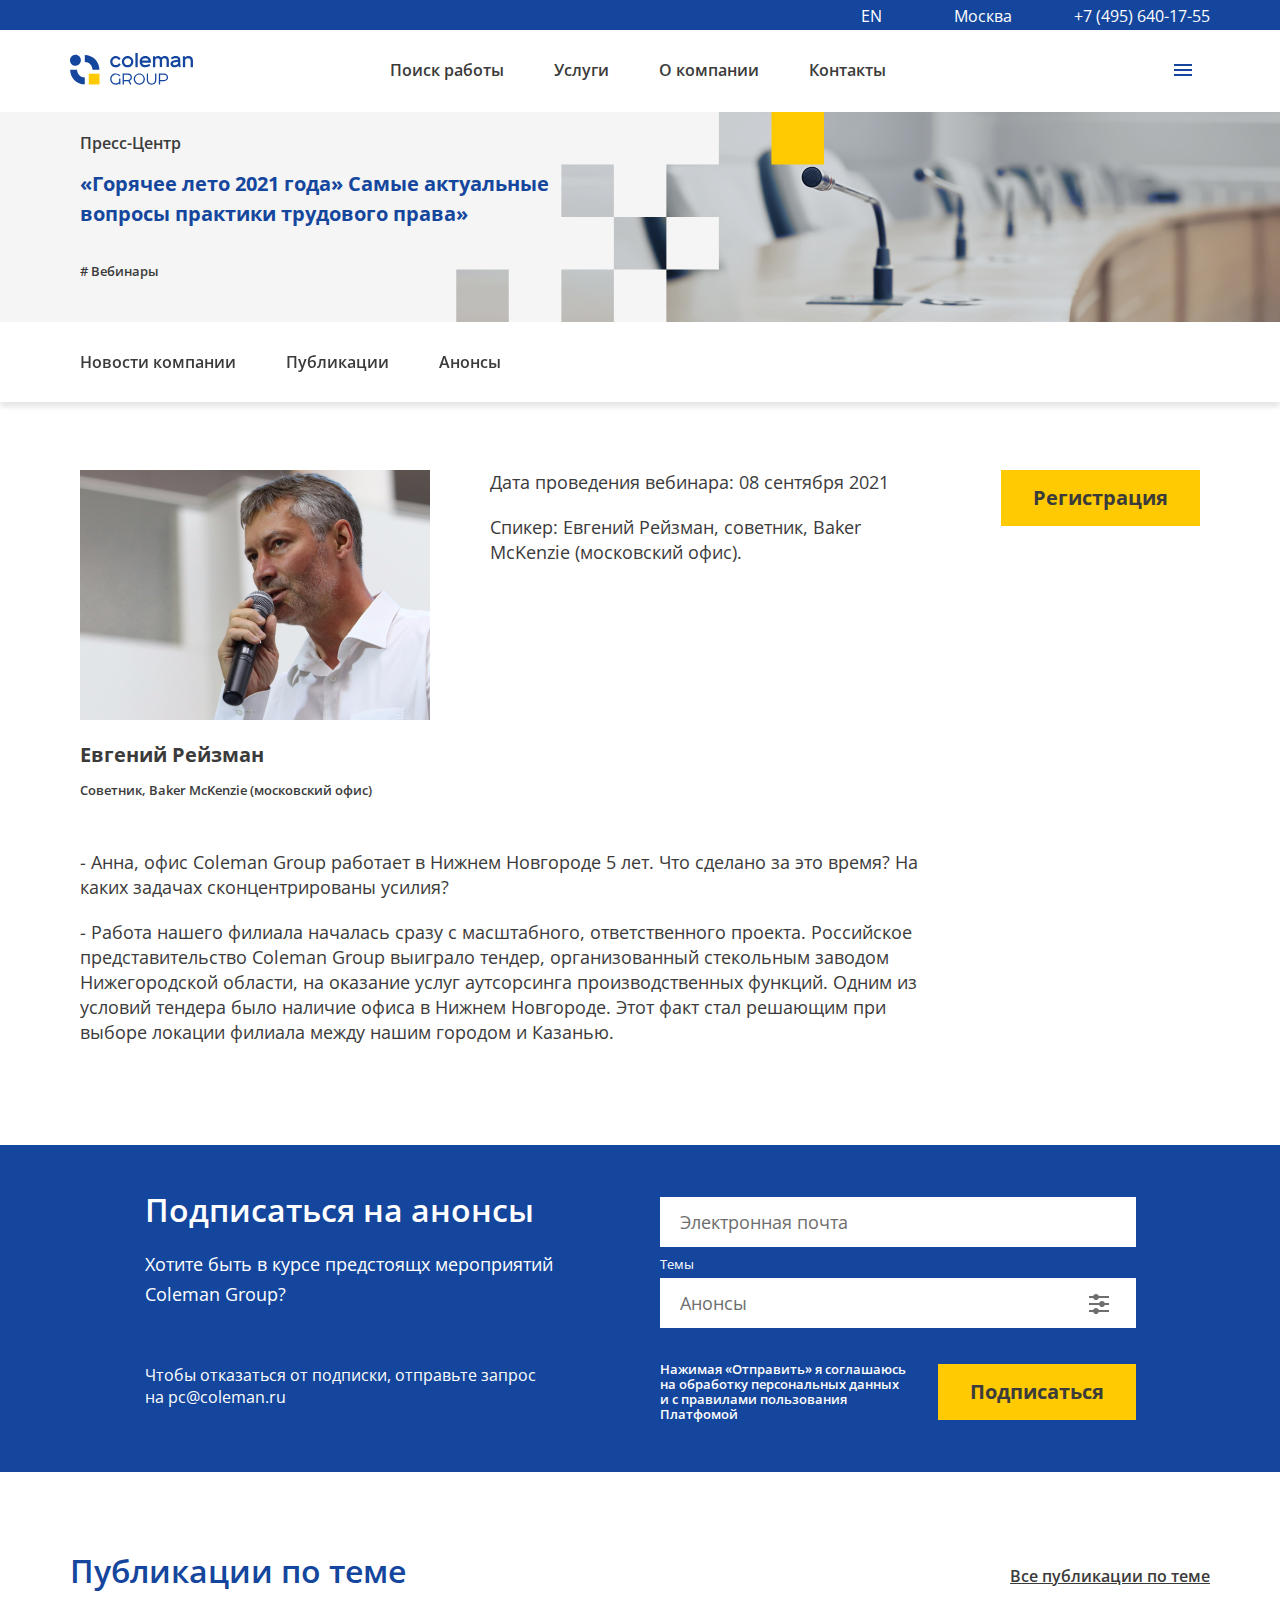
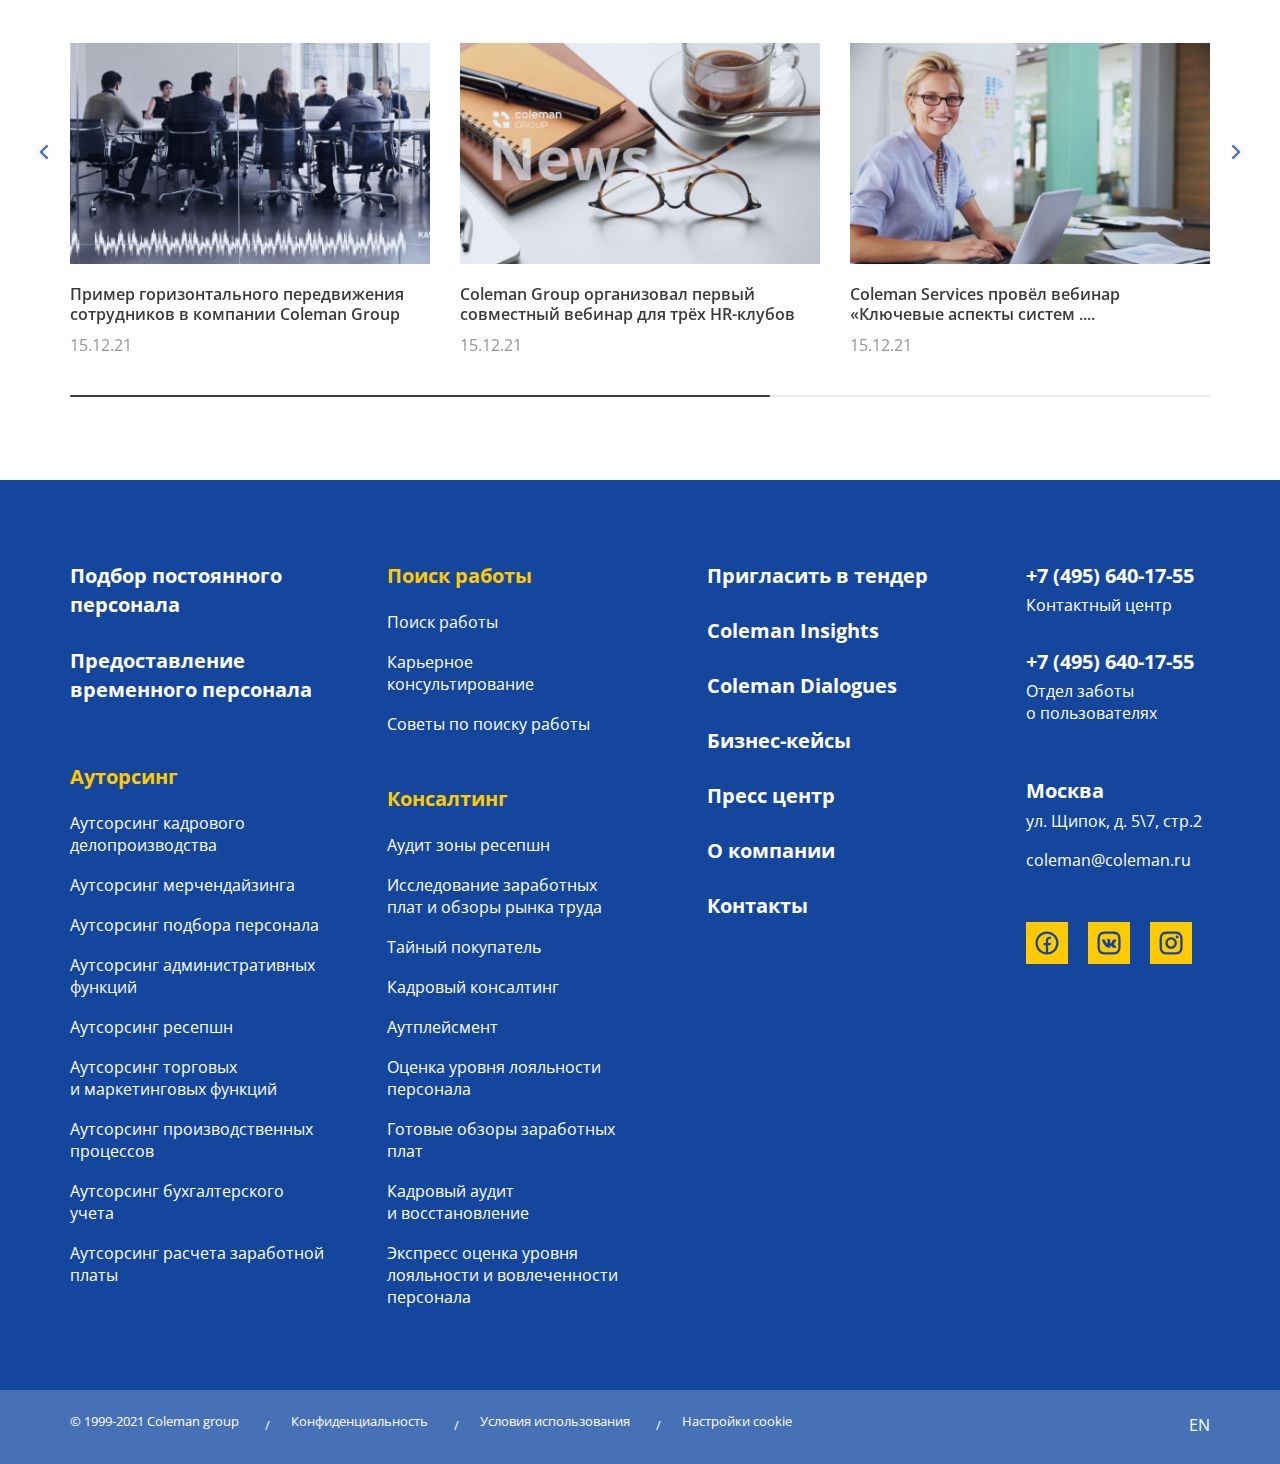
<file: anons.html>
<!DOCTYPE html>
<html>
<head>
	<!-- <base href="/"> -->
	<meta charset="utf-8">
	<title>Simple Starter</title>
	<meta name="description" content="Simple Starter Description">
	<meta name="viewport" content="width=device-width, initial-scale=1.0, minimum-scale=1.0, maximum-scale=1.0, user-scalable=no">
	<meta property="og:image" content="images/preview.jpg">

	<link rel="icon" href="images/favicon.png">
	<link rel="preconnect" href="https://fonts.googleapis.com">
	<link rel="preconnect" href="https://fonts.gstatic.com" crossorigin>
	<link href="https://fonts.googleapis.com/css2?family=Open+Sans:wght@400;600;700&display=swap" rel="stylesheet">

	<link rel="stylesheet" href="libs/bootstrap/css/bootstrap-reboot.min.css">
	<link rel="stylesheet" href="libs/bootstrap/css/bootstrap-grid.min.css">
	<link rel="stylesheet" href="libs/swiper/swiper-bundle.min.css">
	<link rel="stylesheet" href="css/main.css">
	<link rel="stylesheet" href="css/media.css">

	<script src="libs/jquery/jquery-3.6.0.min.js" defer></script>
	<script src="libs/swiper/swiper-bundle.min.js" defer></script>
	<script src="libs/notifyjs/notify.min.js" defer></script>
	<script src="libs/jQuery.equalHeights/jquery.equalheights.min.js" defer></script>
	<script src="js/common.js" defer></script>
</head>

<body class="page__anons deep-page">
<div class="page-wrap">

	<div class="overlay"></div>
	<nav class="mmenu">
		<div class="mmenu__top">
			<div class="mmenu__close">
				<svg width="14" height="14" viewBox="0 0 14 14" fill="none" xmlns="http://www.w3.org/2000/svg"><path d="M7.00072 5.58599L11.9507 0.635986L13.3647 2.04999L8.41472 6.99999L13.3647 11.95L11.9507 13.364L7.00072 8.41399L2.05072 13.364L0.636719 11.95L5.58672 6.99999L0.636719 2.04999L2.05072 0.635986L7.00072 5.58599Z" fill="#14469D"/></svg>
			</div>
			<div class="logo">
				<a href="/" class="logo__link">
					<svg width="123" height="34" viewBox="0 0 123 34" fill="none" xmlns="http://www.w3.org/2000/svg"><path fill-rule="evenodd" clip-rule="evenodd" d="M14.7914 1.98915C22.8734 1.98915 29.425 8.56613 29.425 16.679H22.5182C22.5182 12.3952 19.0586 8.92251 14.7913 8.92251L14.7914 1.98915ZM14.7916 31.3691C6.70964 31.3691 0.15804 24.7922 0.15804 16.6792H7.06481C7.06481 20.963 10.5244 24.4359 14.7917 24.4359L14.7916 31.3691ZM0.00275521 7.4659C-0.0919555 4.45017 2.26681 1.92834 5.27111 1.83356C8.27527 1.73877 10.7874 4.10633 10.8819 7.1222C10.9763 10.1379 8.61766 12.6598 5.61335 12.7545C2.60933 12.8493 0.0973207 10.4818 0.00275521 7.4659ZM94.1051 20.5039L89.0935 20.5036C88.92 20.5036 88.8334 20.5905 88.8334 20.7647V31.1867C88.8334 31.3606 88.92 31.4475 89.0935 31.4475H89.8937C90.067 31.4475 90.1537 31.3606 90.1537 31.1867V28.1744H94.0945C95.1413 28.1744 96.2324 27.8059 96.9951 27.07C97.7524 26.3659 98.1353 25.3881 98.1353 24.3592C98.1353 23.3132 97.7468 22.3744 96.9951 21.648C96.1843 20.865 95.2279 20.5039 94.1051 20.5039ZM45.8258 3.05C47.8035 3.05 49.5418 4.07891 50.5386 5.63249C50.6294 5.77336 50.5702 5.90139 50.4811 5.97269L49.1049 7.02523C48.9724 7.12585 48.8312 7.04433 48.7728 6.95524C48.1826 5.93741 47.0839 5.25307 45.8258 5.25307C43.9439 5.25307 42.4181 6.78448 42.4181 8.67389C42.4181 10.563 43.9437 12.0947 45.8258 12.0947C47.0752 12.0947 48.1717 11.422 48.7605 10.4131C48.833 10.2889 48.9662 10.1766 49.1547 10.3223L50.5046 11.3548C50.6161 11.4398 50.6383 11.5562 50.5722 11.6622C49.5848 13.2477 47.8259 14.2979 45.8256 14.2979C42.7315 14.2979 40.2233 11.78 40.2233 8.67403C40.2233 5.56804 42.7317 3.05 45.8258 3.05ZM57.6216 5.25321C59.5719 5.25321 61.1529 6.78463 61.1529 8.67403C61.1529 10.5631 59.5719 12.0949 57.6216 12.0949C55.6713 12.0949 54.0901 10.5633 54.0901 8.67403C54.0901 6.78477 55.6713 5.25321 57.6216 5.25321ZM57.6215 3.05C60.784 3.05 63.3477 5.56789 63.3477 8.67389C63.3477 11.7799 60.784 14.2978 57.6215 14.2978C54.4591 14.2978 51.8954 11.7799 51.8954 8.67389C51.8954 5.56789 54.4591 3.05 57.6215 3.05ZM67.4294 0H65.6894C65.5025 0 65.4092 0.0937631 65.4092 0.281289V13.8561C65.4092 14.0021 65.5196 14.1372 65.6691 14.1372H67.4294C67.6162 14.1372 67.7096 14.0435 67.7096 13.8561V0.281289C67.7096 0.0937631 67.6162 0 67.4294 0ZM75.3206 3.05C78.9591 3.05 80.9523 5.56833 80.9523 8.67389V9.42924C80.9523 9.73794 80.7412 9.71928 80.5596 9.71928H78.5685H72.0419C72.4434 11.1482 73.6712 12.0946 75.2426 12.0946C76.5553 12.0946 77.9068 11.9143 78.9651 11.0289C79.0936 10.9213 79.2045 10.8218 79.3551 11.0156L80.2435 12.2232C80.3377 12.3511 80.2903 12.4944 80.1824 12.5847C79.091 13.537 77.6855 14.2978 75.3209 14.2978C72.0198 14.2978 69.6892 11.7799 69.6892 8.67389C69.6892 5.56789 71.6821 3.05 75.3206 3.05ZM78.4831 7.61085C78.142 6.09766 76.956 5.25321 75.2423 5.25321C73.5167 5.25321 72.37 6.10641 72.0171 7.61085H78.4831ZM82.9527 3.4739V13.8358C82.9527 14.0366 83.0262 14.1372 83.1729 14.1372H85.0132C85.1865 14.1372 85.2731 14.0435 85.2731 13.8561V6.64683C85.8464 5.70963 86.64 5.24125 87.6538 5.24125C88.3339 5.24125 88.8538 5.44205 89.214 5.84379C89.574 6.24538 89.754 6.82079 89.754 7.5706V13.8158C89.754 14.0166 89.8542 14.1172 90.0542 14.1172H91.7744C91.9743 14.1172 92.0744 14.0235 92.0744 13.836V7.53036C92.0744 7.18272 92.0867 6.82429 91.9945 6.48642C92.2879 6.0981 92.6278 5.79013 93.0147 5.5625C93.388 5.34829 93.8482 5.24125 94.3949 5.24125C95.0084 5.24125 95.5219 5.43563 95.9352 5.82352C96.3353 6.21169 96.5354 6.79396 96.5354 7.5706V13.8158C96.5354 14.0166 96.6356 14.1172 96.8356 14.1172H98.5558C98.7757 14.1172 98.8758 14.0432 98.8758 13.8158V7.46999C98.8758 6.7069 98.7625 6.03773 98.5359 5.46217C98.3093 4.89989 98.0092 4.43763 97.6356 4.07658C97.2759 3.7285 96.8221 3.46078 96.2755 3.27325C95.7687 3.09914 95.2287 3.01223 94.6552 3.01223C94.0552 3.01223 93.435 3.14595 92.7949 3.41382C92.1681 3.68155 91.6278 4.08314 91.1745 4.61874C90.8811 4.15007 90.461 3.76175 89.9142 3.45421C89.3808 3.15966 88.7804 3.01238 88.1138 3.01238C86.9404 3.01238 86.0136 3.41397 85.3334 4.2173H85.2134L85.0133 3.43424C84.9733 3.25998 84.8798 3.17293 84.7331 3.17293H83.2927C82.9582 3.17293 82.9527 3.33741 82.9527 3.4739ZM104.437 9.35764L105.832 9.12681L107.957 8.77538V10.6028C107.611 11.0715 107.171 11.4459 106.637 11.7275C106.091 12.0085 105.437 12.1492 104.677 12.1492C104.05 12.1492 103.59 12.0288 103.297 11.7876C102.717 11.3112 102.719 10.4195 103.237 9.9001C103.49 9.64579 103.89 9.46511 104.437 9.35764ZM108.258 12.8719L108.277 12.852H108.378L108.878 14.1171C108.944 14.2911 109.058 14.3446 109.218 14.2777L110.638 13.8158C110.839 13.7867 110.87 13.5828 110.818 13.4142L110.558 12.5707C110.454 12.207 110.391 11.8403 110.338 11.4664C110.298 11.0913 110.278 10.7033 110.278 10.3014V6.80752C110.278 6.12479 110.158 5.54252 109.918 5.06044C109.691 4.59177 109.357 4.20344 108.917 3.89591C108.491 3.60135 108.01 3.38014 107.477 3.23315C106.957 3.09929 106.397 3.03235 105.797 3.03235C104.823 3.03235 103.957 3.16636 103.196 3.43409C102.45 3.70167 101.749 4.08314 101.096 4.57879C100.971 4.7039 100.915 4.89449 101.036 5.04046L101.816 6.14476C101.932 6.28942 102.168 6.30473 102.316 6.20513C102.78 5.90984 103.398 5.61849 103.917 5.46232C104.864 5.16091 106.38 5.09062 107.297 5.52269C107.671 5.6984 107.881 5.97663 107.927 6.35737C107.943 6.49051 107.937 6.63312 107.937 6.76757L104.417 7.22967C103.203 7.39022 102.243 7.78525 101.536 8.41433C100.843 9.03013 100.496 9.85344 100.496 10.8841C100.496 11.393 100.596 11.8551 100.796 12.2698C100.996 12.6983 101.262 13.0599 101.596 13.3545C101.956 13.6757 102.363 13.9099 102.816 14.0572C103.296 14.2177 103.823 14.2982 104.397 14.2982C105.196 14.2982 105.917 14.1778 106.557 13.9367C107.17 13.7091 107.738 13.354 108.258 12.8719ZM112.858 3.47375V13.8559C112.858 14.0433 112.952 14.1371 113.139 14.1371H114.899C115.086 14.1371 115.179 14.0433 115.179 13.8559V6.64668C115.539 6.19157 115.986 5.8435 116.519 5.60245C117.053 5.36141 117.599 5.24096 118.159 5.24096C118.92 5.24096 119.527 5.45517 119.98 5.88345C120.42 6.31202 120.64 6.98805 120.64 7.91168V13.8559C120.64 14.0433 120.727 14.1371 120.9 14.1371H122.66C122.86 14.1371 122.961 14.0433 122.961 13.8559V7.89185C122.961 7.08837 122.847 6.37881 122.62 5.76315C122.196 4.59118 121.379 3.75694 120.2 3.35345C119.613 3.15266 118.973 3.05233 118.279 3.05233C117.117 3.05233 116.04 3.44911 115.179 4.23713H115.059L114.879 3.43395C114.839 3.27325 114.732 3.1929 114.559 3.1929H113.139C112.952 3.1929 112.858 3.28652 112.858 3.47375ZM94.0945 26.9694H90.1537V21.7083H94.0945C94.9748 21.7083 95.6483 21.9626 96.115 22.4714C96.5817 22.9801 96.815 23.6025 96.815 24.3386C96.815 25.0886 96.5817 25.7179 96.115 26.2262C95.6615 26.7216 94.988 26.9694 94.0945 26.9694ZM76.811 20.7445V26.7085C76.811 27.4313 76.9199 28.0868 77.1311 28.6763C77.5571 29.8667 78.4244 30.7874 79.5914 31.2667C80.1651 31.5077 80.825 31.6282 81.5721 31.6282C82.3057 31.6282 82.9721 31.5077 83.5725 31.2667C84.7702 30.7746 85.5973 29.8872 86.0528 28.6763C86.2664 28.0872 86.3728 27.438 86.3728 26.7285V20.7843C86.3728 20.6104 86.2864 20.5235 86.113 20.5235H85.3329C85.1461 20.5235 85.0527 20.6104 85.0527 20.7843V26.6884C85.0527 27.2372 84.9728 27.7393 84.8126 28.1943C84.4846 29.1069 83.9351 29.7624 83.0323 30.1423C82.5788 30.3298 82.0786 30.4236 81.532 30.4236C80.9985 30.4236 80.505 30.3298 80.0519 30.1423C79.1613 29.7793 78.5784 29.053 78.2713 28.1543C78.1114 27.6989 78.0312 27.197 78.0312 26.6481V20.7445C78.0312 20.5703 77.9446 20.4831 77.7712 20.4831H77.0714C76.898 20.4831 76.811 20.5703 76.811 20.7445ZM57.8475 26.9694H53.9065V21.7083H57.8475C58.7276 21.7083 59.4077 21.9626 59.888 22.4714C60.3679 22.9801 60.608 23.6025 60.608 24.3386C60.608 25.1021 60.3679 25.731 59.888 26.2262C59.4077 26.7216 58.7275 26.9694 57.8475 26.9694ZM57.8475 20.5035H57.8876H52.8864C52.7131 20.5035 52.6265 20.5904 52.6265 20.7645V31.1865C52.6265 31.3605 52.7131 31.4474 52.8864 31.4474H53.6867C53.86 31.4474 53.9466 31.3605 53.9466 31.1865V28.1743H57.8876H58.1277C58.2343 28.1743 58.3142 28.1674 58.3675 28.1543L59.968 31.2066C60.0614 31.3673 60.1816 31.4475 60.3283 31.4475H61.2885C61.4453 31.4475 61.5194 31.309 61.4482 31.1665L59.5882 27.8331C60.2816 27.5385 60.8416 27.0762 61.2683 26.4473C61.6818 25.8315 61.8884 25.1221 61.8884 24.3188C61.8884 23.7832 61.7886 23.2811 61.5886 22.8126C61.3884 22.3575 61.1083 21.9557 60.7482 21.6077C60.4015 21.2731 59.975 21.0056 59.4682 20.8043C58.9612 20.6035 58.421 20.5035 57.8475 20.5035ZM50.1458 25.544H49.3857C49.1989 25.544 49.1058 25.6309 49.1058 25.805V28.9174C48.6788 29.3859 48.1986 29.7474 47.6654 30.0019C47.1052 30.2696 46.4919 30.4033 45.8247 30.4033C45.2113 30.4033 44.638 30.2897 44.1045 30.0621C43.5578 29.8346 43.1043 29.5265 42.744 29.1382C42.3576 28.7367 42.0574 28.2682 41.844 27.7327C41.6306 27.2107 41.524 26.6284 41.524 25.9858C41.524 25.343 41.6306 24.7607 41.844 24.2386C42.0574 23.7031 42.3575 23.2347 42.744 22.8331C43.1176 22.4312 43.5642 22.1234 44.0845 21.9092C44.6181 21.6817 45.1913 21.568 45.8047 21.568C46.5383 21.568 47.1985 21.7153 47.7853 22.0098C48.3721 22.3044 48.8786 22.7258 49.3055 23.2748C49.4255 23.4221 49.552 23.4354 49.6855 23.3149L50.2456 22.8331C50.3738 22.7363 50.4096 22.6223 50.3058 22.4915C49.1854 21.099 47.6919 20.403 45.8246 20.403C45.0245 20.403 44.2844 20.5434 43.6041 20.8247C42.924 21.1057 42.3308 21.5008 41.8238 22.0097C41.317 22.518 40.9235 23.114 40.6435 23.7969C40.3636 24.4797 40.2234 25.236 40.2234 26.0658C40.2234 26.869 40.3638 27.612 40.6435 28.2949C40.9235 28.9778 41.317 29.5734 41.8238 30.0821C42.3308 30.5908 42.924 30.9859 43.6041 31.2669C44.2844 31.5481 45.0245 31.6886 45.8246 31.6886C46.4649 31.6886 47.065 31.5879 47.625 31.3874C48.1983 31.1866 48.7186 30.8587 49.1852 30.4033L49.3254 31.2669C49.3475 31.421 49.4701 31.5279 49.6254 31.5279H50.1454C50.3189 31.5279 50.4054 31.441 50.4054 31.2669V25.805C50.4054 25.6309 50.3193 25.544 50.1458 25.544ZM69.3095 21.5487C71.6905 21.5487 73.6206 23.5666 73.6206 26.0556C73.6206 28.545 71.6905 30.5628 69.3095 30.5628C66.9287 30.5628 64.9986 28.545 64.9986 26.0556C64.9986 23.5665 66.9287 21.5487 69.3095 21.5487ZM69.3095 20.4434C66.2218 20.4434 63.7185 22.9562 63.7185 26.0558C63.7185 29.1555 66.2218 31.6683 69.3095 31.6683C72.3974 31.6683 74.9005 29.1555 74.9005 26.0558C74.9005 22.9562 72.3974 20.4434 69.3095 20.4434Z" fill="#14469D"/><path fill-rule="evenodd" clip-rule="evenodd" d="M18.7871 20.6904H29.5031V31.4477H18.7871V20.6904Z" fill="#FFCA01"/></svg>
				</a>
			</div>
		</div>
		<div class="mmenu__content">

			<nav class="menu__services mmenu-dd mmenu__content-menu" data-mmenu="services">
				<div class="mmenu__content_top">
					<a href="#" class="mmenu__content_arrow" data-ddmenu="main">
						<svg width="24" height="24" viewBox="0 0 24 24" fill="none" xmlns="http://www.w3.org/2000/svg"><path d="M4.29289 11.2929C3.90237 11.6834 3.90237 12.3166 4.29289 12.7071L10.6569 19.0711C11.0474 19.4616 11.6805 19.4616 12.0711 19.0711C12.4616 18.6805 12.4616 18.0474 12.0711 17.6569L6.41421 12L12.0711 6.34315C12.4616 5.95262 12.4616 5.31946 12.0711 4.92893C11.6805 4.53841 11.0474 4.53841 10.6569 4.92893L4.29289 11.2929ZM20 11L5 11V13L20 13V11Z" fill="#6E6E6E"/></svg>
					</a>
					<span class="mmenu__content_title">Услуги</span>
				</div>
				<ul class="mmenu__list-small mmenu-ul-offset">
					<li class="mmenu__list-small-item"><a class="mmenu__list-small-link" href="#">Временный персонал</a></li>
					<li class="mmenu__list-small-item"><a class="mmenu__list-small-link" href="#">Постоянный персонал</a></li>
					<li class="mmenu__list-small-item"><a class="mmenu__list-small-link" href="#" data-ddmenu="autsource">Ауторсинг бизнес процессов</a></li>
					<li class="mmenu__list-small-item"><a class="mmenu__list-small-link" href="#" data-ddmenu="consulting">Консалтинг</a></li>
					<li class="mmenu__list-small-item"><a class="mmenu__list-small-link" href="#">Карьерное консультирование</a></li>
				</ul>
				<ul class="mmenu__list-dop mmenu-ul-offset">
					<li class="mmenu__list-dop-item"><a class="mmenu__list-dop-link" href="#">Заказать услугу</a></li>
					<li class="mmenu__list-dop-item"><a class="mmenu__list-dop-link" href="#">Пригласить в тендер</a></li>
				</ul>
			</nav>
			<nav class="menu__services mmenu-dd mmenu__content-menu" data-mmenu="autsource">
				<div class="mmenu__content_top">
					<a href="#" class="mmenu__content_arrow" data-ddmenu="services">
						<svg width="24" height="24" viewBox="0 0 24 24" fill="none" xmlns="http://www.w3.org/2000/svg"><path d="M4.29289 11.2929C3.90237 11.6834 3.90237 12.3166 4.29289 12.7071L10.6569 19.0711C11.0474 19.4616 11.6805 19.4616 12.0711 19.0711C12.4616 18.6805 12.4616 18.0474 12.0711 17.6569L6.41421 12L12.0711 6.34315C12.4616 5.95262 12.4616 5.31946 12.0711 4.92893C11.6805 4.53841 11.0474 4.53841 10.6569 4.92893L4.29289 11.2929ZM20 11L5 11V13L20 13V11Z" fill="#6E6E6E"/></svg>
					</a>
					<span class="mmenu__content_title">Ауторсинг бизнес процессов</span>
				</div>
				<ul class="mmenu__list-small mmenu-ul-offset">
					<li class="mmenu__list-small-item"><a class="mmenu__list-small-link" href="#">Аутсорсинг кадрового делопроизводства</a></li>
					<li class="mmenu__list-small-item"><a class="mmenu__list-small-link" href="#">Аутсорсинг мерчендайзинга</a></li>
					<li class="mmenu__list-small-item"><a class="mmenu__list-small-link" href="#">Аутсорсинг подбора персонала</a></li>
					<li class="mmenu__list-small-item"><a class="mmenu__list-small-link" href="#">Аутсорсинг административных функций</a></li>
					<li class="mmenu__list-small-item"><a class="mmenu__list-small-link" href="#">Аутсорсинг ресепшн</a></li>
					<li class="mmenu__list-small-item"><a class="mmenu__list-small-link" href="#">Аутсорсинг торговых и маркетинговых функций</a></li>
					<li class="mmenu__list-small-item"><a class="mmenu__list-small-link" href="#">Аутсорсинг производственных процессов</a></li>
					<li class="mmenu__list-small-item"><a class="mmenu__list-small-link" href="#">Аутсорсинг бухгалтерского учета</a></li>
					<li class="mmenu__list-small-item"><a class="mmenu__list-small-link" href="#">Аутсорсинг расчета заработной платы</a></li>
				</ul>
				<ul class="mmenu__list-dop mmenu-ul-offset">
					<li class="mmenu__list-dop-item"><a class="mmenu__list-dop-link" href="#">Заказать услугу</a></li>
					<li class="mmenu__list-dop-item"><a class="mmenu__list-dop-link" href="#">Пригласить в тендер</a></li>
				</ul>
			</nav>
			<nav class="menu__services mmenu-dd mmenu__content-menu" data-mmenu="consulting">
				<div class="mmenu__content_top">
					<a href="#" class="mmenu__content_arrow" data-ddmenu="services">
						<svg width="24" height="24" viewBox="0 0 24 24" fill="none" xmlns="http://www.w3.org/2000/svg"><path d="M4.29289 11.2929C3.90237 11.6834 3.90237 12.3166 4.29289 12.7071L10.6569 19.0711C11.0474 19.4616 11.6805 19.4616 12.0711 19.0711C12.4616 18.6805 12.4616 18.0474 12.0711 17.6569L6.41421 12L12.0711 6.34315C12.4616 5.95262 12.4616 5.31946 12.0711 4.92893C11.6805 4.53841 11.0474 4.53841 10.6569 4.92893L4.29289 11.2929ZM20 11L5 11V13L20 13V11Z" fill="#6E6E6E"/></svg>
					</a>
					<span class="mmenu__content_title">Консалтинг</span>
				</div>
				<ul class="mmenu__list-small mmenu-ul-offset">
					<li class="mmenu__list-small-item"><a class="mmenu__list-small-link" href="#">Аудит зоны ресепшн</a></li>
					<li class="mmenu__list-small-item"><a class="mmenu__list-small-link" href="#">Исследование заработных плат и обзоры рынка труда</a></li>
					<li class="mmenu__list-small-item"><a class="mmenu__list-small-link" href="#">Тайный покупатель</a></li>
					<li class="mmenu__list-small-item"><a class="mmenu__list-small-link" href="#">Кадровый консалтинг</a></li>
					<li class="mmenu__list-small-item"><a class="mmenu__list-small-link" href="#">Аутплейсмент</a></li>
					<li class="mmenu__list-small-item"><a class="mmenu__list-small-link" href="#">Оценка уровня лояльности персонала</a></li>
					<li class="mmenu__list-small-item"><a class="mmenu__list-small-link" href="#">Готовые обзоры заработных плат</a></li>
					<li class="mmenu__list-small-item"><a class="mmenu__list-small-link" href="#">Кадровый аудит и восстановление</a></li>
					<li class="mmenu__list-small-item"><a class="mmenu__list-small-link" href="#">Экспресс-оценка уровня лояльности и вовлеченности персонала</a></li>
				</ul>
				<ul class="mmenu__list-dop mmenu-ul-offset">
					<li class="mmenu__list-dop-item"><a class="mmenu__list-dop-link" href="#">Заказать услугу</a></li>
					<li class="mmenu__list-dop-item"><a class="mmenu__list-dop-link" href="#">Пригласить в тендер</a></li>
				</ul>
			</nav>
			<nav class="menu__services mmenu-dd mmenu__content-menu" data-mmenu="projects">
				<div class="mmenu__content_top">
					<a href="#" class="mmenu__content_arrow" data-ddmenu="main">
						<svg width="24" height="24" viewBox="0 0 24 24" fill="none" xmlns="http://www.w3.org/2000/svg"><path d="M4.29289 11.2929C3.90237 11.6834 3.90237 12.3166 4.29289 12.7071L10.6569 19.0711C11.0474 19.4616 11.6805 19.4616 12.0711 19.0711C12.4616 18.6805 12.4616 18.0474 12.0711 17.6569L6.41421 12L12.0711 6.34315C12.4616 5.95262 12.4616 5.31946 12.0711 4.92893C11.6805 4.53841 11.0474 4.53841 10.6569 4.92893L4.29289 11.2929ZM20 11L5 11V13L20 13V11Z" fill="#6E6E6E"/></svg>
					</a>
					<span class="mmenu__content_title">Проекты</span>
				</div>
				<ul class="mmenu__list-small mmenu-ul-offset">
					<li class="mmenu__list-small-item"><a class="mmenu__list-small-link" href="#">Coleman dialogues</a></li>
					<li class="mmenu__list-small-item"><a class="mmenu__list-small-link" href="#">Coleman insights</a></li>
					<li class="mmenu__list-small-item"><a class="mmenu__list-small-link" href="#">Бизнес завтраки</a></li>
					<li class="mmenu__list-small-item"><a class="mmenu__list-small-link" href="#">Coleman hospitality</a></li>
					<li class="mmenu__list-small-item"><a class="mmenu__list-small-link" href="#">Avancebox</a></li>
					<li class="mmenu__list-small-item"><a class="mmenu__list-small-link" href="#">Coleman HR Analytical service</a></li>
				</ul>
			</nav>

			<nav class="menu__main mmenu__content-menu" data-mmenu="main">
				<ul class="mmenu__list-main">
					<li class="mmenu__list-main-item"><a class="mmenu__list-main-link" href="#" data-ddmenu="services">Услуги</a></li>
					<li class="mmenu__list-main-item"><a class="mmenu__list-main-link" href="#" data-ddmenu="projects">Проекты</a></li>
					<li class="mmenu__list-main-item"><a class="mmenu__list-main-link" href="#">Поиск работы</a></li>
				</ul>
				<ul class="mmenu__list-small">
					<li class="mmenu__list-small-item"><a class="mmenu__list-small-link" href="#">Бизнес-кейсы</a></li>
					<li class="mmenu__list-small-item"><a class="mmenu__list-small-link" href="#">Пресс-центр</a></li>
					<li class="mmenu__list-small-item"><a class="mmenu__list-small-link" href="#">О компании</a></li>
					<li class="mmenu__list-small-item"><a class="mmenu__list-small-link" href="#">Контакты</a></li>
				</ul>
				<ul class="mmenu__list-dop">
					<li class="mmenu__list-dop-item"><a class="mmenu__list-dop-link" href="#">Заказать услугу</a></li>
					<li class="mmenu__list-dop-item"><a class="mmenu__list-dop-link" href="#">Пригласить в тендер</a></li>
				</ul>
			</nav>

		</div>
	</nav>

	<div class="mm-slide lang" data-side="lang">
		<div class="mm-slide__top">
			<span class="mm-slide__title">Выберите язык</span>
			<div class="mm-slide__close">
				<svg width="14" height="14" viewBox="0 0 14 14" fill="none" xmlns="http://www.w3.org/2000/svg"><path d="M7.00072 5.58599L11.9507 0.635986L13.3647 2.04999L8.41472 6.99999L13.3647 11.95L11.9507 13.364L7.00072 8.41399L2.05072 13.364L0.636719 11.95L5.58672 6.99999L0.636719 2.04999L2.05072 0.635986L7.00072 5.58599Z" fill="#14469D"/></svg>
			</div>
		</div>
		<div class="mm-slide__content">
			<div class="mm-slide__list">
				<label class="mm-slide__item">
					<div class="mm-slide__item_title">Русский</div>
					<div class="mm-checkbox">
						<input type="radio" name="lang" value="ru" checked>
						<span class="mm-checkbox__checkbox"></span>
					</div>
				</label>
				<label class="mm-slide__item">
					<div class="mm-slide__item_title">Английский</div>
					<div class="mm-checkbox">
						<input type="radio" name="lang" value="en">
						<span class="mm-checkbox__checkbox"></span>
					</div>
				</label>
			</div>
		</div>
		<div class="mm-slide__bottom">
			<div class="mm-slide__btn btn">Применить</div>
		</div>
	</div>
	<div class="mm-slide city" data-side="city">
		<div class="mm-slide__top">
			<span class="mm-slide__title">Выберите регион</span>
			<div class="mm-slide__close">
				<svg width="14" height="14" viewBox="0 0 14 14" fill="none" xmlns="http://www.w3.org/2000/svg"><path d="M7.00072 5.58599L11.9507 0.635986L13.3647 2.04999L8.41472 6.99999L13.3647 11.95L11.9507 13.364L7.00072 8.41399L2.05072 13.364L0.636719 11.95L5.58672 6.99999L0.636719 2.04999L2.05072 0.635986L7.00072 5.58599Z" fill="#14469D"/></svg>
			</div>
		</div>
		<div class="mm-slide__content">
			<div class="mm-slide__list">
				<label class="mm-slide__item">
					<div class="mm-slide__item_title">Москва</div>
					<div class="mm-checkbox">
						<input type="radio" name="city" value="mos" checked>
						<span class="mm-checkbox__checkbox"></span>
					</div>
				</label>
				<label class="mm-slide__item">
					<div class="mm-slide__item_title">Санкт Питербург</div>
					<div class="mm-checkbox">
						<input type="radio" name="city" value="piter">
						<span class="mm-checkbox__checkbox"></span>
					</div>
				</label>
				<label class="mm-slide__item">
					<div class="mm-slide__item_title">Нижний новгород</div>
					<div class="mm-checkbox">
						<input type="radio" name="city" value="novgorod">
						<span class="mm-checkbox__checkbox"></span>
					</div>
				</label>
			</div>
		</div>
		<div class="mm-slide__bottom">
			<div class="mm-slide__btn btn">Применить</div>
		</div>
	</div>

	<div class="mm-slide filter" data-side="filter">
		<div class="mm-slide__top">
			<span class="mm-slide__title">Фильтр</span>
			<div class="mm-slide__close">
				<svg width="14" height="14" viewBox="0 0 14 14" fill="none" xmlns="http://www.w3.org/2000/svg"><path d="M7.00072 5.58599L11.9507 0.635986L13.3647 2.04999L8.41472 6.99999L13.3647 11.95L11.9507 13.364L7.00072 8.41399L2.05072 13.364L0.636719 11.95L5.58672 6.99999L0.636719 2.04999L2.05072 0.635986L7.00072 5.58599Z" fill="#14469D"/></svg>
			</div>
		</div>
		<div class="mm-slide__content">
			<div class="mm-slide__list">
				<div class="mm-slide-tab">

					<div class="mm-slide-tab__item">
						<div class="mm-slide-tab__top">
							<span class="mm-slide-tab__top-title">Профессия / должность</span>
							<span class="mm-slide-tab__top-icon">
								<svg width="24" height="24" viewBox="0 0 24 24" fill="none" xmlns="http://www.w3.org/2000/svg"><g clip-path="url(#clip0_1258_10167)"><path d="M12.1293 13.2378L17.9043 7.46277L19.5539 9.11244L12.1293 16.5371L4.70459 9.11244L6.35426 7.46278L12.1293 13.2378Z" fill="#6E6E6E"/></g><defs><clipPath id="clip0_1258_10167"><rect width="24" height="24" fill="white" transform="translate(24 24) rotate(-180)"/></clipPath></defs></svg>
							</span>
						</div>
						<div class="mm-slide-tab__content">
							<label class="mm-slide-tab__checkbox">
								<span class="mm-slide-tab__checkbox-text">Все (333)</span>
								<input type="checkbox" name="filter" value="all">
								<span class="mm-slide-tab__checkbox-checkbox"></span>
							</label>
							<label class="mm-slide-tab__checkbox">
								<span class="mm-slide-tab__checkbox-text">Автомобильный бизнес (15)</span>
								<input type="checkbox" name="filter" value="auto-bussines">
								<span class="mm-slide-tab__checkbox-checkbox"></span>
							</label>
							<label class="mm-slide-tab__checkbox">
								<span class="mm-slide-tab__checkbox-text">Государственные организации (15)</span>
								<input type="checkbox" name="filter" value="gos-organizacii">
								<span class="mm-slide-tab__checkbox-checkbox"></span>
							</label>
							<label class="mm-slide-tab__checkbox">
								<span class="mm-slide-tab__checkbox-text">Добывающая отрасль (115)</span>
								<input type="checkbox" name="filter" value="dobivayshaya-otrasl">
								<span class="mm-slide-tab__checkbox-checkbox"></span>
							</label>
							<label class="mm-slide-tab__checkbox">
								<span class="mm-slide-tab__checkbox-text">Информационные технологии, системная интеграция, интернет (135)</span>
								<input type="checkbox" name="filter" value="info-tehnology-sistem-inegracii">
								<span class="mm-slide-tab__checkbox-checkbox"></span>
							</label>
							<a href="#" class="mm-slide-tab__more">ещё 5</a>
						</div>
					</div>
					<div class="mm-slide-tab__item">
						<div class="mm-slide-tab__top">
							<span class="mm-slide-tab__top-title">Тип занятости</span>
							<span class="mm-slide-tab__top-icon">
								<svg width="24" height="24" viewBox="0 0 24 24" fill="none" xmlns="http://www.w3.org/2000/svg"><g clip-path="url(#clip0_1258_10167)"><path d="M12.1293 13.2378L17.9043 7.46277L19.5539 9.11244L12.1293 16.5371L4.70459 9.11244L6.35426 7.46278L12.1293 13.2378Z" fill="#6E6E6E"/></g><defs><clipPath id="clip0_1258_10167"><rect width="24" height="24" fill="white" transform="translate(24 24) rotate(-180)"/></clipPath></defs></svg>
							</span>
						</div>
						<div class="mm-slide-tab__content">
							<label class="mm-slide-tab__checkbox">
								<span class="mm-slide-tab__checkbox-text">Все (333)</span>
								<input type="checkbox" name="filter" value="all">
								<span class="mm-slide-tab__checkbox-checkbox"></span>
							</label>
							<label class="mm-slide-tab__checkbox">
								<span class="mm-slide-tab__checkbox-text">Автомобильный бизнес (15)</span>
								<input type="checkbox" name="filter" value="auto-bussines">
								<span class="mm-slide-tab__checkbox-checkbox"></span>
							</label>
							<label class="mm-slide-tab__checkbox">
								<span class="mm-slide-tab__checkbox-text">Государственные организации (15)</span>
								<input type="checkbox" name="filter" value="gos-organizacii">
								<span class="mm-slide-tab__checkbox-checkbox"></span>
							</label>
							<label class="mm-slide-tab__checkbox">
								<span class="mm-slide-tab__checkbox-text">Добывающая отрасль (115)</span>
								<input type="checkbox" name="filter" value="dobivayshaya-otrasl">
								<span class="mm-slide-tab__checkbox-checkbox"></span>
							</label>
							<label class="mm-slide-tab__checkbox">
								<span class="mm-slide-tab__checkbox-text">Информационные технологии, системная интеграция, интернет (135)</span>
								<input type="checkbox" name="filter" value="info-tehnology-sistem-inegracii">
								<span class="mm-slide-tab__checkbox-checkbox"></span>
							</label>
							<span class="mm-slide-tab__more">ещё 5</span>
						</div>
					</div>
					<div class="mm-slide-tab__item">
						<div class="mm-slide-tab__top">
							<span class="mm-slide-tab__top-title">Требуемый опыт работы</span>
							<span class="mm-slide-tab__top-icon">
								<svg width="24" height="24" viewBox="0 0 24 24" fill="none" xmlns="http://www.w3.org/2000/svg"><g clip-path="url(#clip0_1258_10167)"><path d="M12.1293 13.2378L17.9043 7.46277L19.5539 9.11244L12.1293 16.5371L4.70459 9.11244L6.35426 7.46278L12.1293 13.2378Z" fill="#6E6E6E"/></g><defs><clipPath id="clip0_1258_10167"><rect width="24" height="24" fill="white" transform="translate(24 24) rotate(-180)"/></clipPath></defs></svg>
							</span>
						</div>
						<div class="mm-slide-tab__content">
							<label class="mm-slide-tab__checkbox">
								<span class="mm-slide-tab__checkbox-text">Все (333)</span>
								<input type="checkbox" name="filter" value="all">
								<span class="mm-slide-tab__checkbox-checkbox"></span>
							</label>
							<label class="mm-slide-tab__checkbox">
								<span class="mm-slide-tab__checkbox-text">Автомобильный бизнес (15)</span>
								<input type="checkbox" name="filter" value="auto-bussines">
								<span class="mm-slide-tab__checkbox-checkbox"></span>
							</label>
							<label class="mm-slide-tab__checkbox">
								<span class="mm-slide-tab__checkbox-text">Государственные организации (15)</span>
								<input type="checkbox" name="filter" value="gos-organizacii">
								<span class="mm-slide-tab__checkbox-checkbox"></span>
							</label>
							<label class="mm-slide-tab__checkbox">
								<span class="mm-slide-tab__checkbox-text">Добывающая отрасль (115)</span>
								<input type="checkbox" name="filter" value="dobivayshaya-otrasl">
								<span class="mm-slide-tab__checkbox-checkbox"></span>
							</label>
							<label class="mm-slide-tab__checkbox">
								<span class="mm-slide-tab__checkbox-text">Информационные технологии, системная интеграция, интернет (135)</span>
								<input type="checkbox" name="filter" value="info-tehnology-sistem-inegracii">
								<span class="mm-slide-tab__checkbox-checkbox"></span>
							</label>
							<span class="mm-slide-tab__more">ещё 5</span>
						</div>
					</div>
					<div class="mm-slide-tab__item">
						<div class="mm-slide-tab__top">
							<span class="mm-slide-tab__top-title">Сектор рынка</span>
							<span class="mm-slide-tab__top-icon">
								<svg width="24" height="24" viewBox="0 0 24 24" fill="none" xmlns="http://www.w3.org/2000/svg"><g clip-path="url(#clip0_1258_10167)"><path d="M12.1293 13.2378L17.9043 7.46277L19.5539 9.11244L12.1293 16.5371L4.70459 9.11244L6.35426 7.46278L12.1293 13.2378Z" fill="#6E6E6E"/></g><defs><clipPath id="clip0_1258_10167"><rect width="24" height="24" fill="white" transform="translate(24 24) rotate(-180)"/></clipPath></defs></svg>
							</span>
						</div>
						<div class="mm-slide-tab__content">
							<label class="mm-slide-tab__checkbox">
								<span class="mm-slide-tab__checkbox-text">Все (333)</span>
								<input type="checkbox" name="filter" value="all">
								<span class="mm-slide-tab__checkbox-checkbox"></span>
							</label>
							<label class="mm-slide-tab__checkbox">
								<span class="mm-slide-tab__checkbox-text">Автомобильный бизнес (15)</span>
								<input type="checkbox" name="filter" value="auto-bussines">
								<span class="mm-slide-tab__checkbox-checkbox"></span>
							</label>
							<label class="mm-slide-tab__checkbox">
								<span class="mm-slide-tab__checkbox-text">Государственные организации (15)</span>
								<input type="checkbox" name="filter" value="gos-organizacii">
								<span class="mm-slide-tab__checkbox-checkbox"></span>
							</label>
							<label class="mm-slide-tab__checkbox">
								<span class="mm-slide-tab__checkbox-text">Добывающая отрасль (115)</span>
								<input type="checkbox" name="filter" value="dobivayshaya-otrasl">
								<span class="mm-slide-tab__checkbox-checkbox"></span>
							</label>
							<label class="mm-slide-tab__checkbox">
								<span class="mm-slide-tab__checkbox-text">Информационные технологии, системная интеграция, интернет (135)</span>
								<input type="checkbox" name="filter" value="info-tehnology-sistem-inegracii">
								<span class="mm-slide-tab__checkbox-checkbox"></span>
							</label>
							<a href="#" class="mm-slide-tab__more">ещё 5</a>
						</div>
					</div>

				</div>
			</div>
		</div>
		<div class="mm-slide__bottom">
			<div class="mm-slide__bottom-wrap">
				<div class="mm-slide__btn btn btn-reset">Сбросить все</div>
				<div class="mm-slide__btn btn btn-access">Показать (235)</div>
			</div>
		</div>
	</div>
	<div class="mm-slide filter" data-side="sort">
		<div class="mm-slide__top">
			<span class="mm-slide__title">Сортировка</span>
			<div class="mm-slide__close">
				<svg width="14" height="14" viewBox="0 0 14 14" fill="none" xmlns="http://www.w3.org/2000/svg"><path d="M7.00072 5.58599L11.9507 0.635986L13.3647 2.04999L8.41472 6.99999L13.3647 11.95L11.9507 13.364L7.00072 8.41399L2.05072 13.364L0.636719 11.95L5.58672 6.99999L0.636719 2.04999L2.05072 0.635986L7.00072 5.58599Z" fill="#14469D"/></svg>
			</div>
		</div>
		<div class="mm-slide__content">
			<div class="mm-slide__list">
				<label class="mm-slide__item">
					<div class="mm-slide__item_title">По дате</div>
					<div class="mm-checkbox">
						<input type="radio" name="sort" value="date" checked>
						<span class="mm-checkbox__checkbox"></span>
					</div>
				</label>
				<label class="mm-slide__item">
					<div class="mm-slide__item_title">По убыванию зарплат</div>
					<div class="mm-checkbox">
						<input type="radio" name="sort" value="date">
						<span class="mm-checkbox__checkbox"></span>
					</div>
				</label>
				<label class="mm-slide__item">
					<div class="mm-slide__item_title">По возрастанию зарплат</div>
					<div class="mm-checkbox">
						<input type="radio" name="sort" value="date">
						<span class="mm-checkbox__checkbox"></span>
					</div>
				</label>
				<label class="mm-slide__item">
					<div class="mm-slide__item_title">По соответствию</div>
					<div class="mm-checkbox">
						<input type="radio" name="sort" value="date">
						<span class="mm-checkbox__checkbox"></span>
					</div>
				</label>
			</div>
		</div>
		<div class="mm-slide__bottom">
			<div class="mm-slide__bottom-wrap">
				<div class="mm-slide__btn btn btn-reset">Сбросить все</div>
				<div class="mm-slide__btn btn btn-access">Показать (235)</div>
			</div>
		</div>
	</div>

	<div class="top-line">
		<div class="container">
			<div class="row">
				<div class="top-line__lang col-xl-1 offset-xl-8 col-lg-1 offset-lg-3 col-md-1 col-4">
					<span class="change-lang" data-event="lang">EN</span>
				</div>
				<div class="top-line__city col-xl-1 col-lg-2 offset-lg-0 col-md-2 offset-md-4 col-8">
					<span class="change-city" data-event="city">Москва</span>
				</div>
				<div class="top-line__phone col-xl-2 col-lg-3">
					<span data-copy>+7 (495) 640-17-55</span>
				</div>
			</div>
		</div>
	</div>
	<div class="main-line invert">
		<div class="container">
			<div class="row">
				<div class="main-line__logo col-xxl-2 col-lg-2 col-md-3 col-sm-3 col-8">
					<a href="/" class="logo">
							<svg width="123" height="34" viewBox="0 0 123 34" fill="none" xmlns="http://www.w3.org/2000/svg"><path fill-rule="evenodd" clip-rule="evenodd" d="M14.7914 1.98915C22.8734 1.98915 29.425 8.56613 29.425 16.679H22.5182C22.5182 12.3952 19.0586 8.92251 14.7913 8.92251L14.7914 1.98915ZM14.7916 31.3691C6.70964 31.3691 0.15804 24.7922 0.15804 16.6792H7.06481C7.06481 20.963 10.5244 24.4359 14.7917 24.4359L14.7916 31.3691ZM0.00275521 7.4659C-0.0919555 4.45017 2.26681 1.92834 5.27111 1.83356C8.27527 1.73877 10.7874 4.10633 10.8819 7.1222C10.9763 10.1379 8.61766 12.6598 5.61335 12.7545C2.60933 12.8493 0.0973207 10.4818 0.00275521 7.4659ZM94.1051 20.5039L89.0935 20.5036C88.92 20.5036 88.8334 20.5905 88.8334 20.7647V31.1867C88.8334 31.3606 88.92 31.4475 89.0935 31.4475H89.8937C90.067 31.4475 90.1537 31.3606 90.1537 31.1867V28.1744H94.0945C95.1413 28.1744 96.2324 27.8059 96.9951 27.07C97.7524 26.3659 98.1353 25.3881 98.1353 24.3592C98.1353 23.3132 97.7468 22.3744 96.9951 21.648C96.1843 20.865 95.2279 20.5039 94.1051 20.5039ZM45.8258 3.05C47.8035 3.05 49.5418 4.07891 50.5386 5.63249C50.6294 5.77336 50.5702 5.90139 50.4811 5.97269L49.1049 7.02523C48.9724 7.12585 48.8312 7.04433 48.7728 6.95524C48.1826 5.93741 47.0839 5.25307 45.8258 5.25307C43.9439 5.25307 42.4181 6.78448 42.4181 8.67389C42.4181 10.563 43.9437 12.0947 45.8258 12.0947C47.0752 12.0947 48.1717 11.422 48.7605 10.4131C48.833 10.2889 48.9662 10.1766 49.1547 10.3223L50.5046 11.3548C50.6161 11.4398 50.6383 11.5562 50.5722 11.6622C49.5848 13.2477 47.8259 14.2979 45.8256 14.2979C42.7315 14.2979 40.2233 11.78 40.2233 8.67403C40.2233 5.56804 42.7317 3.05 45.8258 3.05ZM57.6216 5.25321C59.5719 5.25321 61.1529 6.78463 61.1529 8.67403C61.1529 10.5631 59.5719 12.0949 57.6216 12.0949C55.6713 12.0949 54.0901 10.5633 54.0901 8.67403C54.0901 6.78477 55.6713 5.25321 57.6216 5.25321ZM57.6215 3.05C60.784 3.05 63.3477 5.56789 63.3477 8.67389C63.3477 11.7799 60.784 14.2978 57.6215 14.2978C54.4591 14.2978 51.8954 11.7799 51.8954 8.67389C51.8954 5.56789 54.4591 3.05 57.6215 3.05ZM67.4294 0H65.6894C65.5025 0 65.4092 0.0937631 65.4092 0.281289V13.8561C65.4092 14.0021 65.5196 14.1372 65.6691 14.1372H67.4294C67.6162 14.1372 67.7096 14.0435 67.7096 13.8561V0.281289C67.7096 0.0937631 67.6162 0 67.4294 0ZM75.3206 3.05C78.9591 3.05 80.9523 5.56833 80.9523 8.67389V9.42924C80.9523 9.73794 80.7412 9.71928 80.5596 9.71928H78.5685H72.0419C72.4434 11.1482 73.6712 12.0946 75.2426 12.0946C76.5553 12.0946 77.9068 11.9143 78.9651 11.0289C79.0936 10.9213 79.2045 10.8218 79.3551 11.0156L80.2435 12.2232C80.3377 12.3511 80.2903 12.4944 80.1824 12.5847C79.091 13.537 77.6855 14.2978 75.3209 14.2978C72.0198 14.2978 69.6892 11.7799 69.6892 8.67389C69.6892 5.56789 71.6821 3.05 75.3206 3.05ZM78.4831 7.61085C78.142 6.09766 76.956 5.25321 75.2423 5.25321C73.5167 5.25321 72.37 6.10641 72.0171 7.61085H78.4831ZM82.9527 3.4739V13.8358C82.9527 14.0366 83.0262 14.1372 83.1729 14.1372H85.0132C85.1865 14.1372 85.2731 14.0435 85.2731 13.8561V6.64683C85.8464 5.70963 86.64 5.24125 87.6538 5.24125C88.3339 5.24125 88.8538 5.44205 89.214 5.84379C89.574 6.24538 89.754 6.82079 89.754 7.5706V13.8158C89.754 14.0166 89.8542 14.1172 90.0542 14.1172H91.7744C91.9743 14.1172 92.0744 14.0235 92.0744 13.836V7.53036C92.0744 7.18272 92.0867 6.82429 91.9945 6.48642C92.2879 6.0981 92.6278 5.79013 93.0147 5.5625C93.388 5.34829 93.8482 5.24125 94.3949 5.24125C95.0084 5.24125 95.5219 5.43563 95.9352 5.82352C96.3353 6.21169 96.5354 6.79396 96.5354 7.5706V13.8158C96.5354 14.0166 96.6356 14.1172 96.8356 14.1172H98.5558C98.7757 14.1172 98.8758 14.0432 98.8758 13.8158V7.46999C98.8758 6.7069 98.7625 6.03773 98.5359 5.46217C98.3093 4.89989 98.0092 4.43763 97.6356 4.07658C97.2759 3.7285 96.8221 3.46078 96.2755 3.27325C95.7687 3.09914 95.2287 3.01223 94.6552 3.01223C94.0552 3.01223 93.435 3.14595 92.7949 3.41382C92.1681 3.68155 91.6278 4.08314 91.1745 4.61874C90.8811 4.15007 90.461 3.76175 89.9142 3.45421C89.3808 3.15966 88.7804 3.01238 88.1138 3.01238C86.9404 3.01238 86.0136 3.41397 85.3334 4.2173H85.2134L85.0133 3.43424C84.9733 3.25998 84.8798 3.17293 84.7331 3.17293H83.2927C82.9582 3.17293 82.9527 3.33741 82.9527 3.4739ZM104.437 9.35764L105.832 9.12681L107.957 8.77538V10.6028C107.611 11.0715 107.171 11.4459 106.637 11.7275C106.091 12.0085 105.437 12.1492 104.677 12.1492C104.05 12.1492 103.59 12.0288 103.297 11.7876C102.717 11.3112 102.719 10.4195 103.237 9.9001C103.49 9.64579 103.89 9.46511 104.437 9.35764ZM108.258 12.8719L108.277 12.852H108.378L108.878 14.1171C108.944 14.2911 109.058 14.3446 109.218 14.2777L110.638 13.8158C110.839 13.7867 110.87 13.5828 110.818 13.4142L110.558 12.5707C110.454 12.207 110.391 11.8403 110.338 11.4664C110.298 11.0913 110.278 10.7033 110.278 10.3014V6.80752C110.278 6.12479 110.158 5.54252 109.918 5.06044C109.691 4.59177 109.357 4.20344 108.917 3.89591C108.491 3.60135 108.01 3.38014 107.477 3.23315C106.957 3.09929 106.397 3.03235 105.797 3.03235C104.823 3.03235 103.957 3.16636 103.196 3.43409C102.45 3.70167 101.749 4.08314 101.096 4.57879C100.971 4.7039 100.915 4.89449 101.036 5.04046L101.816 6.14476C101.932 6.28942 102.168 6.30473 102.316 6.20513C102.78 5.90984 103.398 5.61849 103.917 5.46232C104.864 5.16091 106.38 5.09062 107.297 5.52269C107.671 5.6984 107.881 5.97663 107.927 6.35737C107.943 6.49051 107.937 6.63312 107.937 6.76757L104.417 7.22967C103.203 7.39022 102.243 7.78525 101.536 8.41433C100.843 9.03013 100.496 9.85344 100.496 10.8841C100.496 11.393 100.596 11.8551 100.796 12.2698C100.996 12.6983 101.262 13.0599 101.596 13.3545C101.956 13.6757 102.363 13.9099 102.816 14.0572C103.296 14.2177 103.823 14.2982 104.397 14.2982C105.196 14.2982 105.917 14.1778 106.557 13.9367C107.17 13.7091 107.738 13.354 108.258 12.8719ZM112.858 3.47375V13.8559C112.858 14.0433 112.952 14.1371 113.139 14.1371H114.899C115.086 14.1371 115.179 14.0433 115.179 13.8559V6.64668C115.539 6.19157 115.986 5.8435 116.519 5.60245C117.053 5.36141 117.599 5.24096 118.159 5.24096C118.92 5.24096 119.527 5.45517 119.98 5.88345C120.42 6.31202 120.64 6.98805 120.64 7.91168V13.8559C120.64 14.0433 120.727 14.1371 120.9 14.1371H122.66C122.86 14.1371 122.961 14.0433 122.961 13.8559V7.89185C122.961 7.08837 122.847 6.37881 122.62 5.76315C122.196 4.59118 121.379 3.75694 120.2 3.35345C119.613 3.15266 118.973 3.05233 118.279 3.05233C117.117 3.05233 116.04 3.44911 115.179 4.23713H115.059L114.879 3.43395C114.839 3.27325 114.732 3.1929 114.559 3.1929H113.139C112.952 3.1929 112.858 3.28652 112.858 3.47375ZM94.0945 26.9694H90.1537V21.7083H94.0945C94.9748 21.7083 95.6483 21.9626 96.115 22.4714C96.5817 22.9801 96.815 23.6025 96.815 24.3386C96.815 25.0886 96.5817 25.7179 96.115 26.2262C95.6615 26.7216 94.988 26.9694 94.0945 26.9694ZM76.811 20.7445V26.7085C76.811 27.4313 76.9199 28.0868 77.1311 28.6763C77.5571 29.8667 78.4244 30.7874 79.5914 31.2667C80.1651 31.5077 80.825 31.6282 81.5721 31.6282C82.3057 31.6282 82.9721 31.5077 83.5725 31.2667C84.7702 30.7746 85.5973 29.8872 86.0528 28.6763C86.2664 28.0872 86.3728 27.438 86.3728 26.7285V20.7843C86.3728 20.6104 86.2864 20.5235 86.113 20.5235H85.3329C85.1461 20.5235 85.0527 20.6104 85.0527 20.7843V26.6884C85.0527 27.2372 84.9728 27.7393 84.8126 28.1943C84.4846 29.1069 83.9351 29.7624 83.0323 30.1423C82.5788 30.3298 82.0786 30.4236 81.532 30.4236C80.9985 30.4236 80.505 30.3298 80.0519 30.1423C79.1613 29.7793 78.5784 29.053 78.2713 28.1543C78.1114 27.6989 78.0312 27.197 78.0312 26.6481V20.7445C78.0312 20.5703 77.9446 20.4831 77.7712 20.4831H77.0714C76.898 20.4831 76.811 20.5703 76.811 20.7445ZM57.8475 26.9694H53.9065V21.7083H57.8475C58.7276 21.7083 59.4077 21.9626 59.888 22.4714C60.3679 22.9801 60.608 23.6025 60.608 24.3386C60.608 25.1021 60.3679 25.731 59.888 26.2262C59.4077 26.7216 58.7275 26.9694 57.8475 26.9694ZM57.8475 20.5035H57.8876H52.8864C52.7131 20.5035 52.6265 20.5904 52.6265 20.7645V31.1865C52.6265 31.3605 52.7131 31.4474 52.8864 31.4474H53.6867C53.86 31.4474 53.9466 31.3605 53.9466 31.1865V28.1743H57.8876H58.1277C58.2343 28.1743 58.3142 28.1674 58.3675 28.1543L59.968 31.2066C60.0614 31.3673 60.1816 31.4475 60.3283 31.4475H61.2885C61.4453 31.4475 61.5194 31.309 61.4482 31.1665L59.5882 27.8331C60.2816 27.5385 60.8416 27.0762 61.2683 26.4473C61.6818 25.8315 61.8884 25.1221 61.8884 24.3188C61.8884 23.7832 61.7886 23.2811 61.5886 22.8126C61.3884 22.3575 61.1083 21.9557 60.7482 21.6077C60.4015 21.2731 59.975 21.0056 59.4682 20.8043C58.9612 20.6035 58.421 20.5035 57.8475 20.5035ZM50.1458 25.544H49.3857C49.1989 25.544 49.1058 25.6309 49.1058 25.805V28.9174C48.6788 29.3859 48.1986 29.7474 47.6654 30.0019C47.1052 30.2696 46.4919 30.4033 45.8247 30.4033C45.2113 30.4033 44.638 30.2897 44.1045 30.0621C43.5578 29.8346 43.1043 29.5265 42.744 29.1382C42.3576 28.7367 42.0574 28.2682 41.844 27.7327C41.6306 27.2107 41.524 26.6284 41.524 25.9858C41.524 25.343 41.6306 24.7607 41.844 24.2386C42.0574 23.7031 42.3575 23.2347 42.744 22.8331C43.1176 22.4312 43.5642 22.1234 44.0845 21.9092C44.6181 21.6817 45.1913 21.568 45.8047 21.568C46.5383 21.568 47.1985 21.7153 47.7853 22.0098C48.3721 22.3044 48.8786 22.7258 49.3055 23.2748C49.4255 23.4221 49.552 23.4354 49.6855 23.3149L50.2456 22.8331C50.3738 22.7363 50.4096 22.6223 50.3058 22.4915C49.1854 21.099 47.6919 20.403 45.8246 20.403C45.0245 20.403 44.2844 20.5434 43.6041 20.8247C42.924 21.1057 42.3308 21.5008 41.8238 22.0097C41.317 22.518 40.9235 23.114 40.6435 23.7969C40.3636 24.4797 40.2234 25.236 40.2234 26.0658C40.2234 26.869 40.3638 27.612 40.6435 28.2949C40.9235 28.9778 41.317 29.5734 41.8238 30.0821C42.3308 30.5908 42.924 30.9859 43.6041 31.2669C44.2844 31.5481 45.0245 31.6886 45.8246 31.6886C46.4649 31.6886 47.065 31.5879 47.625 31.3874C48.1983 31.1866 48.7186 30.8587 49.1852 30.4033L49.3254 31.2669C49.3475 31.421 49.4701 31.5279 49.6254 31.5279H50.1454C50.3189 31.5279 50.4054 31.441 50.4054 31.2669V25.805C50.4054 25.6309 50.3193 25.544 50.1458 25.544ZM69.3095 21.5487C71.6905 21.5487 73.6206 23.5666 73.6206 26.0556C73.6206 28.545 71.6905 30.5628 69.3095 30.5628C66.9287 30.5628 64.9986 28.545 64.9986 26.0556C64.9986 23.5665 66.9287 21.5487 69.3095 21.5487ZM69.3095 20.4434C66.2218 20.4434 63.7185 22.9562 63.7185 26.0558C63.7185 29.1555 66.2218 31.6683 69.3095 31.6683C72.3974 31.6683 74.9005 29.1555 74.9005 26.0558C74.9005 22.9562 72.3974 20.4434 69.3095 20.4434Z" fill="#14469D"/><path fill-rule="evenodd" clip-rule="evenodd" d="M18.7871 20.6904H29.5031V31.4477H18.7871V20.6904Z" fill="#FFCA01"/></svg>
					</a>
				</div>
				<div class="main-line__menu col-xxl-8 offset-xxl-2 col-xl-8 offset-xl-1 col-lg-9 d-none d-sm-none d-md-none d-lg-flex align-items-center ">
					<ul class="menu">
						<li class="menu__item"><a href="#" class="menu__link">Поиск работы</a></li>
						<li class="menu__item"><a href="#" class="menu__link">Услуги</a></li>
						<li class="menu__item"><a href="#" class="menu__link hide-responsive">Пригласить в тендер</a></li>
						<li class="menu__item"><a href="#" class="menu__link">О компании</a></li>
						<li class="menu__item"><a href="#" class="menu__link">Контакты</a></li>
					</ul>
				</div>
				<div class="col-xl-1 offset-lg-0 col-md-1 offset-md-8 col-sm-2 offset-sm-7 col-4 hamburger-inner">
					<div class="hamburger">
						<div class="hamburger__inner">
							<span class="hamburger__lines"></span>
						</div>
					</div>
				</div>
			</div>
		</div>
	</div>
	<section class="about-banner news-banner" style="background-image: url('images/press-center-banner.jpg');">
		<div class="container">
			<div class="row">
				<div class="col-md-12">
					<span class="mobile-box"></span>
					<span class="about-banner__dop-title">Пресс-Центр</span>
					<h3 class="about-banner__title">«Горячее лето 2021 года» Самые актуальные вопросы практики трудового права»</h3>
					<span class="about-banner__hash"># Вебинары</span>
				</div>
			</div>
		</div>
	</section>

</div>

	<section class="inner-menu">
		<div class="container">
			<div class="row">
				<div class="col-md-12">
					<div class="inner-menu__list-inner">
						<ul class="inner-menu__list">
							<li class="inner-menu__item"><a href="#" class="inner-menu__link">Новости компании</a></li>
							<li class="inner-menu__item"><a href="#" class="inner-menu__link">Публикации</a></li>
							<li class="inner-menu__item"><a href="#" class="inner-menu__link">Анонсы</a></li>
						</ul>
					</div>
				</div>
			</div>
		</div>
	</section>

<div class="page-wrap">

	<section class="anons-sec">
		<div class="container anons-sec__container">
			<div class="anons-sec__content">
				<div class="article-worker">
					<div class="article-worker__pic">
						<img src="images/anons-article.jpg" alt="">
						<span class="article-worker__name">Евгений Рейзман</span>
						<span class="article-worker__desc">Советник, Baker McKenzie (московский офис)</span>
					</div>
					<div class="article-worker__text">
						<p>Дата проведения вебинара: 08 сентября 2021</p>
						<p>Спикер: Евгений Рейзман, советник, Baker McKenzie (московский офис).</p>
					</div>
				</div>
				<p>- Анна, офис Coleman Group работает в Нижнем Новгороде 5 лет. Что сделано за это время? На каких задачах сконцентрированы усилия?</p>
				<p>- Работа нашего филиала началась сразу с масштабного, ответственного проекта. Российское представительство Coleman Group выиграло тендер, организованный стекольным заводом Нижегородской области, на оказание услуг аутсорсинга производственных функций. Одним из условий тендера было наличие офиса в Нижнем Новгороде. Этот факт стал решающим при выборе локации филиала между нашим городом и Казанью.</p>
			</div>
			<div class="anons-sec__btn">
				<a href="#" class="btn">Регистрация</a>
			</div>
		</div>
	</section>

	<section class="subscribe">
		<div class="container">
			<div class="row">
				<div class="col-lg-6 subscribe__info">
					<h3 class="subscribe__title">Подписаться на анонсы</h3>
					<p class="subscribe__desc">Хотите быть в курсе предстоящх мероприятий  Coleman Group?</p>
					<p class="subscribe__dop">Чтобы отказаться от подписки, отправьте запрос на pс@сoleman.ru</p>
				</div>
				<div class="col-lg-6">
					<form action="" class="subscribe__form">
						<input class="subscribe__input" type="text" name="email" placeholder="Электронная почта">
						<div class="subscribe__itnput-wrap">
							<span class="subscribe__label">Темы</span>
							<input class="subscribe__input" type="text" name="anonses" placeholder="Анонсы">
							<div class="subscribe__itnput-wrap_icon">
								<svg width="20" height="22" viewBox="0 0 20 22" fill="none" xmlns="http://www.w3.org/2000/svg"><path d="M4.17 17C4.3766 16.4145 4.75974 15.9074 5.2666 15.5488C5.77346 15.1902 6.37909 14.9976 7 14.9976C7.62091 14.9976 8.22654 15.1902 8.7334 15.5488C9.24026 15.9074 9.6234 16.4145 9.83 17H20V19H9.83C9.6234 19.5855 9.24026 20.0926 8.7334 20.4512C8.22654 20.8099 7.62091 21.0025 7 21.0025C6.37909 21.0025 5.77346 20.8099 5.2666 20.4512C4.75974 20.0926 4.3766 19.5855 4.17 19H0V17H4.17ZM10.17 10C10.3766 9.41448 10.7597 8.90744 11.2666 8.5488C11.7735 8.19015 12.3791 7.99756 13 7.99756C13.6209 7.99756 14.2265 8.19015 14.7334 8.5488C15.2403 8.90744 15.6234 9.41448 15.83 10H20V12H15.83C15.6234 12.5855 15.2403 13.0926 14.7334 13.4512C14.2265 13.8099 13.6209 14.0025 13 14.0025C12.3791 14.0025 11.7735 13.8099 11.2666 13.4512C10.7597 13.0926 10.3766 12.5855 10.17 12H0V10H10.17ZM4.17 3.00001C4.3766 2.41448 4.75974 1.90744 5.2666 1.5488C5.77346 1.19015 6.37909 0.997559 7 0.997559C7.62091 0.997559 8.22654 1.19015 8.7334 1.5488C9.24026 1.90744 9.6234 2.41448 9.83 3.00001H20V5.00001H9.83C9.6234 5.58554 9.24026 6.09258 8.7334 6.45122C8.22654 6.80986 7.62091 7.00246 7 7.00246C6.37909 7.00246 5.77346 6.80986 5.2666 6.45122C4.75974 6.09258 4.3766 5.58554 4.17 5.00001H0V3.00001H4.17Z" fill="#6E6E6E"/></svg>
							</div>
						</div>
						<div class="subscribe__action">
							<div class="subscribe__action-text">
								<p>Нажимая «Отправить» я соглашаюсь на обработку персональных данных  и с правилами пользования Платфомой  </p>
							</div>
							<button class="subscribe__btn btn">Подписаться</button>
						</div>
					</form>
				</div>
			</div>
		</div>
	</section>

	<section class="news">
		<div class="container">
			<div class="row">
				<div class="news__top">
					<h3 class="news__title">Публикации по теме</h3>
					<a href="#" class="news__all">Все публикации по теме</a>
				</div>
			</div>
			<div class="row">
				<div class="news__slider-inner">
					<div class="news__slider_prev slider_btn_prev">
						<svg width="10" height="16" viewBox="0 0 10 16" fill="none" xmlns="http://www.w3.org/2000/svg"><path d="M3.63332 8.00011L9.40832 13.7751L7.75865 15.4248L0.333983 8.00011L7.75865 0.575441L9.40832 2.22511L3.63332 8.00011Z" fill="#4771B7"/></svg>
					</div>
					<div class="news__slider_next slider_btn_next">
						<svg width="10" height="16" viewBox="0 0 10 16" fill="none" xmlns="http://www.w3.org/2000/svg"><path d="M6.36668 7.99989L0.591683 2.22489L2.24135 0.575226L9.66602 7.99989L2.24135 15.4246L0.591682 13.7749L6.36668 7.99989Z" fill="#4771B7"/></svg>
					</div>
					<div class="swiper news__slider">
						<div class="swiper-wrapper">
							<div class="swiper-slide news__slide">
								<a href="#" class="news__slide-img">
									<img src="images/news/1.jpg" alt="">
								</a>
								<span class="news__slide_title"><a href="#">Пример горизонтального передвижения сотрудников в компании Coleman Group</a></span>
								<span class="news__slide_date">15.12.21</span>
							</div>
							<div class="swiper-slide news__slide">
								<a href="#" class="news__slide-img">
									<img src="images/news/2.jpg" alt="">
								</a>
								<span class="news__slide_title"><a href="#">Coleman Group организовал первый совместный вебинар для трёх HR-клубов</a></span>
								<span class="news__slide_date">15.12.21</span>
							</div>
							<div class="swiper-slide news__slide">
								<a href="#" class="news__slide-img">
									<img src="images/news/3.jpg" alt="">
								</a>
								<span class="news__slide_title"><a href="#">Coleman Services провёл вебинар «Ключевые аспекты систем ....</a></span>
								<span class="news__slide_date">15.12.21</span>
							</div>
							<div class="swiper-slide news__slide">
								<a href="#" class="news__slide-img">
									<img src="images/news/1.jpg" alt="">
								</a>
								<span class="news__slide_title"><a href="#">Пример горизонтального передвижения сотрудников в компании Coleman Group</a></span>
								<span class="news__slide_date">15.12.21</span>
							</div>
						</div>
						<div class="swiper-scrollbar news__slider_scrollbar"></div>
					</div>
					<a href="#" class="news__all-mob">Все советы по поиску работы</a>
				</div>
			</div>
			
		</div>
	</section>

	<footer class="footer">
		<div class="container">
			<div class="row">
				<div class="footer__conteiner-inner">
					<div class="footer__one">
						<a class="footer__simple-link" href="#">Подбор постоянного персонала</a>
						<a class="footer__simple-link offset-simple-link" href="#">Предоставление временного персонала</a>
						<a href="#" class="footer__list-title">Ауторсинг</a>
						<ul class="footer__list">
							<li class="footer__list-item"><a class="footer__list-link" href="#">Аутсорсинг кадрового делопроизводства</a></li>
							<li class="footer__list-item"><a class="footer__list-link" href="#">Аутсорсинг мерчендайзинга</a></li>
							<li class="footer__list-item"><a class="footer__list-link" href="#">Аутсорсинг подбора персонала</a></li>
							<li class="footer__list-item"><a class="footer__list-link" href="#">Аутсорсинг административных функций</a></li>
							<li class="footer__list-item"><a class="footer__list-link" href="#">Аутсорсинг ресепшн</a></li>
							<li class="footer__list-item"><a class="footer__list-link" href="#">Аутсорсинг торговых и маркетинговых функций</a></li>
							<li class="footer__list-item"><a class="footer__list-link" href="#">Аутсорсинг производственных процессов</a></li>
							<li class="footer__list-item"><a class="footer__list-link" href="#">Аутсорсинг бухгалтерского учета</a></li>
							<li class="footer__list-item"><a class="footer__list-link" href="#">Аутсорсинг расчета заработной платы</a></li>
						</ul>
					</div>
					<div class="footer__two">
						<a href="#" class="footer__list-title">Поиск работы</a>
						<ul class="footer__list">
							<li class="footer__list-item"><a class="footer__list-link" href="#">Поиск работы</a></li>
							<li class="footer__list-item"><a class="footer__list-link" href="#">Карьерное консультирование</a></li>
							<li class="footer__list-item"><a class="footer__list-link" href="#">Советы по поиску работы</a></li>
						</ul>
						<a href="#" class="footer__list-title offset-list-title">Консалтинг</a>
						<ul class="footer__list">
							<li class="footer__list-item"><a class="footer__list-link" href="#">Аудит зоны ресепшн</a></li>
							<li class="footer__list-item"><a class="footer__list-link" href="#">Исследование заработных плат и обзоры рынка труда</a></li>
							<li class="footer__list-item"><a class="footer__list-link" href="#">Тайный покупатель</a></li>
							<li class="footer__list-item"><a class="footer__list-link" href="#">Кадровый консалтинг</a></li>
							<li class="footer__list-item"><a class="footer__list-link" href="#">Аутплейсмент</a></li>
							<li class="footer__list-item"><a class="footer__list-link" href="#">Оценка уровня лояльности персонала</a></li>
							<li class="footer__list-item"><a class="footer__list-link" href="#">Готовые обзоры заработных плат</a></li>
							<li class="footer__list-item"><a class="footer__list-link" href="#">Кадровый аудит и восстановление</a></li>
							<li class="footer__list-item"><a class="footer__list-link" href="#">Экспресс оценка уровня лояльности и вовлеченности персонала</a></li>
						</ul>
					</div>
					<div class="footer__three">
						<ul class="footer__list-simple">
							<li class="footer__list-simple-item"><a class="footer__list-simple-link" href="#">Пригласить в тендер</a></li>
							<li class="footer__list-simple-item"><a class="footer__list-simple-link" href="#">Coleman Insights</a></li>
							<li class="footer__list-simple-item"><a class="footer__list-simple-link" href="#">Coleman Dialogues</a></li>
							<li class="footer__list-simple-item"><a class="footer__list-simple-link" href="#">Бизнес-кейсы</a></li>
							<li class="footer__list-simple-item"><a class="footer__list-simple-link" href="#">Пресс центр</a></li>
							<li class="footer__list-simple-item"><a class="footer__list-simple-link" href="#">О компании</a></li>
							<li class="footer__list-simple-item"><a class="footer__list-simple-link" href="#">Контакты</a></li>
						</ul>
						<div class="footer__contact footer__contact-sm">
							<span class="footer__phone" data-copy>+7 (495) 640-17-55</span>
							<span class="footer__phone-text">Контактный центр</span>
							<span class="footer__phone" data-copy>+7 (495) 640-17-55</span>
							<span class="footer__phone-text">Отдел заботы о пользователях</span>
							<span class="footer__city">Москва</span>
							<span class="footer__addres">ул. Щипок, д. 5\7, стр.2</span>
							<a href="mailto:coleman@coleman.ru" class="footer__addres">coleman@coleman.ru</a>
							<div class="footer__social">
								<a href="#" target="_blabk" class="footer__social-item">
									<svg width="24" height="24" viewBox="0 0 24 24" fill="none" xmlns="http://www.w3.org/2000/svg"><path d="M13.1542 21.2133C15.4819 20.9171 17.6094 19.7458 19.1044 17.9373C20.5994 16.1288 21.3497 13.8189 21.2027 11.4771C21.0558 9.13533 20.0227 6.93734 18.3134 5.32991C16.604 3.72248 14.3468 2.82623 12.0004 2.82332C9.6511 2.82157 7.38955 3.71563 5.67654 5.32333C3.96353 6.93103 2.92796 9.13139 2.78085 11.4761C2.63374 13.8207 3.38615 16.1333 4.88477 17.9425C6.3834 19.7517 8.51546 20.9214 10.8465 21.2133V14.3618H8.53884V12.0541H10.8465V10.1456C10.8465 8.60293 11.0081 8.04332 11.3081 7.47909C11.6036 6.92084 12.0603 6.4645 12.6188 6.16947C13.0596 5.93293 13.6077 5.79101 14.5654 5.72986C14.945 5.70563 15.4365 5.73563 16.04 5.82216V8.01447H15.4619C14.4038 8.01447 13.9665 8.06409 13.7058 8.2037C13.5502 8.28373 13.4235 8.41041 13.3435 8.56601C13.205 8.82678 13.1542 9.08524 13.1542 10.1445V12.0541H16.0388L15.4619 14.3618H13.1542V21.2133ZM12.0004 23.5926C5.62768 23.5926 0.461914 18.4268 0.461914 12.0541C0.461914 5.6814 5.62768 0.515625 12.0004 0.515625C18.3731 0.515625 23.5388 5.6814 23.5388 12.0541C23.5388 18.4268 18.3731 23.5926 12.0004 23.5926Z" fill="#14469D"/></svg>
								</a>
								<a href="#" target="_blabk" class="footer__social-item">
									<svg width="25" height="25" viewBox="0 0 25 25" fill="none" xmlns="http://www.w3.org/2000/svg"><path d="M12.0551 2.82356C9.20045 2.82356 8.73429 2.83164 7.40622 2.89049C6.5016 2.93318 5.89468 3.05433 5.3316 3.27356C4.83083 3.46741 4.46968 3.69933 4.08545 4.08472C3.7243 4.43364 3.44662 4.85962 3.27314 5.33087C3.05391 5.89625 2.93276 6.50202 2.89122 7.40549C2.83122 8.67933 2.82429 9.12472 2.82429 12.0543C2.82429 14.9089 2.83237 15.3751 2.89122 16.7032C2.93391 17.6066 3.05506 18.2147 3.27314 18.7766C3.46929 19.2786 3.70006 19.6397 4.08314 20.0228C4.47199 20.4105 4.83314 20.6424 5.32929 20.834C5.89929 21.0543 6.50622 21.1766 7.40622 21.2182C8.68006 21.2782 9.12545 21.2851 12.0551 21.2851C14.9097 21.2851 15.3758 21.277 16.7039 21.2182C17.6062 21.1755 18.2143 21.0543 18.7774 20.8363C19.277 20.6413 19.6404 20.4093 20.0235 20.0263C20.4124 19.6374 20.6443 19.2763 20.8358 18.7801C21.0551 18.2113 21.1774 17.6032 21.2189 16.7032C21.2789 15.4293 21.2858 14.9839 21.2858 12.0543C21.2858 9.19972 21.2778 8.73356 21.2189 7.40549C21.1762 6.50318 21.0551 5.89395 20.8358 5.33087C20.6619 4.8601 20.3848 4.43429 20.0247 4.08472C19.6759 3.72338 19.2499 3.44568 18.7785 3.27241C18.2131 3.05318 17.6062 2.93202 16.7039 2.89049C15.4301 2.83049 14.9847 2.82356 12.0551 2.82356ZM12.0551 0.515869C15.1901 0.515869 15.5812 0.527408 16.8112 0.5851C18.0401 0.642792 18.8766 0.835485 19.6128 1.12164C20.3743 1.41472 21.0158 1.81164 21.6574 2.45202C22.2441 3.02883 22.6981 3.72655 22.9878 4.49664C23.2728 5.23164 23.4666 6.06933 23.5243 7.29818C23.5785 8.52818 23.5935 8.91933 23.5935 12.0543C23.5935 15.1893 23.582 15.5805 23.5243 16.8105C23.4666 18.0393 23.2728 18.8759 22.9878 19.612C22.6989 20.3825 22.2448 21.0804 21.6574 21.6566C21.0804 22.2432 20.3827 22.6971 19.6128 22.987C18.8778 23.272 18.0401 23.4659 16.8112 23.5236C15.5812 23.5778 15.1901 23.5928 12.0551 23.5928C8.92006 23.5928 8.52891 23.5813 7.29891 23.5236C6.07006 23.4659 5.23352 23.272 4.49737 22.987C3.72698 22.698 3.02913 22.2439 2.45276 21.6566C1.86592 21.0799 1.41191 20.3822 1.12237 19.612C0.836217 18.877 0.643525 18.0393 0.585832 16.8105C0.531602 15.5805 0.516602 15.1893 0.516602 12.0543C0.516602 8.91933 0.52814 8.52818 0.585832 7.29818C0.643525 6.06818 0.836217 5.23279 1.12237 4.49664C1.4111 3.72608 1.86522 3.02816 2.45276 2.45202C3.0293 1.86498 3.7271 1.41094 4.49737 1.12164C5.23352 0.835485 6.06891 0.642792 7.29891 0.5851C8.52891 0.530869 8.92006 0.515869 12.0551 0.515869Z" fill="#14469D"/><path d="M19.149 8.72962C18.9692 8.57248 18.2795 8.57684 17.5981 8.58121C17.0787 8.55932 16.5584 8.58416 16.043 8.65542C15.8925 8.71653 15.5581 9.55898 15.1275 10.4233C14.6343 11.4054 14.0281 12.3482 13.6435 12.3395C13.1461 12.3395 13.2589 10.7201 13.2882 9.54152C13.3091 8.75581 13.1879 8.51137 13.0792 8.4328C12.7635 8.27143 12.431 8.14841 12.0885 8.06613C12.0885 8.06613 9.92724 7.89153 9.6179 8.87803C10.0359 8.93477 10.7424 8.79509 10.454 11.8244C10.454 11.9728 10.1237 13.2213 9.11208 11.532C8.86126 11.0955 7.89144 8.58994 7.56119 8.58121C6.44087 8.55065 5.34145 8.50263 4.9485 8.72962C4.55556 8.9566 5.43342 10.6808 6.85472 13.0074C8.01684 14.9062 9.24585 16.3903 11.3694 16.7657C11.7666 16.805 12.8158 16.8573 13.1377 16.6915C13.3593 16.578 13.0875 14.9454 13.8442 14.7752C14.1828 14.7054 15.4703 16.4863 15.9594 16.6915C16.4903 16.8316 17.0394 16.8818 17.5855 16.8399C18.3087 16.8137 19.1281 16.9054 19.2075 16.4034C19.3831 15.2641 17.017 13.7843 16.946 13.0816C16.8958 12.5796 17.8113 11.6498 18.2878 10.9427C18.8814 10.0828 19.5085 9.04827 19.149 8.72962Z" fill="#14469D"/></svg>
								</a>
								<a href="#" target="_blabk" class="footer__social-item">
									<svg width="25" height="25" viewBox="0 0 25 25" fill="none" xmlns="http://www.w3.org/2000/svg"><path d="M12.1078 8.59279C11.1897 8.59279 10.3093 8.95749 9.66012 9.60666C9.01095 10.2558 8.64626 11.1363 8.64626 12.0543C8.64626 12.9724 9.01095 13.8528 9.66012 14.502C10.3093 15.1512 11.1897 15.5159 12.1078 15.5159C13.0259 15.5159 13.9063 15.1512 14.5555 14.502C15.2046 13.8528 15.5693 12.9724 15.5693 12.0543C15.5693 11.1363 15.2046 10.2558 14.5555 9.60666C13.9063 8.95749 13.0259 8.59279 12.1078 8.59279ZM12.1078 6.2851C13.6379 6.2851 15.1053 6.89293 16.1873 7.97487C17.2692 9.05681 17.877 10.5242 17.877 12.0543C17.877 13.5844 17.2692 15.0519 16.1873 16.1338C15.1053 17.2157 13.6379 17.8236 12.1078 17.8236C10.5777 17.8236 9.11028 17.2157 8.02834 16.1338C6.94639 15.0519 6.33857 13.5844 6.33857 12.0543C6.33857 10.5242 6.94639 9.05681 8.02834 7.97487C9.11028 6.89293 10.5777 6.2851 12.1078 6.2851ZM19.6078 5.99664C19.6078 6.37916 19.4558 6.74602 19.1854 7.01651C18.9149 7.28699 18.548 7.43895 18.1655 7.43895C17.783 7.43895 17.4161 7.28699 17.1456 7.01651C16.8751 6.74602 16.7232 6.37916 16.7232 5.99664C16.7232 5.61412 16.8751 5.24726 17.1456 4.97677C17.4161 4.70629 17.783 4.55433 18.1655 4.55433C18.548 4.55433 18.9149 4.70629 19.1854 4.97677C19.4558 5.24726 19.6078 5.61412 19.6078 5.99664ZM12.1078 2.82356C9.25318 2.82356 8.78703 2.83164 7.45895 2.89049C6.55434 2.93318 5.94741 3.05433 5.38434 3.27356C4.88357 3.46741 4.52241 3.69933 4.13818 4.08472C3.77704 4.43364 3.49936 4.85962 3.32587 5.33087C3.10664 5.89625 2.98549 6.50202 2.94395 7.40549C2.88395 8.67933 2.87703 9.12472 2.87703 12.0543C2.87703 14.9089 2.88511 15.3751 2.94395 16.7032C2.98664 17.6066 3.1078 18.2147 3.32587 18.7766C3.52203 19.2786 3.7528 19.6397 4.13587 20.0228C4.52472 20.4105 4.88587 20.6424 5.38203 20.834C5.95203 21.0543 6.55895 21.1766 7.45895 21.2182C8.7328 21.2782 9.17818 21.2851 12.1078 21.2851C14.9624 21.2851 15.4286 21.277 16.7566 21.2182C17.659 21.1755 18.267 21.0543 18.8301 20.8363C19.3297 20.6413 19.6932 20.4093 20.0763 20.0263C20.4651 19.6374 20.697 19.2763 20.8886 18.7801C21.1078 18.2113 21.2301 17.6032 21.2716 16.7032C21.3316 15.4293 21.3386 14.9839 21.3386 12.0543C21.3386 9.19972 21.3305 8.73356 21.2716 7.40549C21.229 6.50318 21.1078 5.89395 20.8886 5.33087C20.7147 4.8601 20.4375 4.43429 20.0774 4.08472C19.7286 3.72338 19.3026 3.44568 18.8313 3.27241C18.2659 3.05318 17.659 2.93202 16.7566 2.89049C15.4828 2.83049 15.0374 2.82356 12.1078 2.82356ZM12.1078 0.515869C15.2428 0.515869 15.634 0.527408 16.864 0.5851C18.0928 0.642792 18.9293 0.835485 19.6655 1.12164C20.427 1.41472 21.0686 1.81164 21.7101 2.45202C22.2968 3.02883 22.7508 3.72655 23.0405 4.49664C23.3255 5.23164 23.5193 6.06933 23.577 7.29818C23.6313 8.52818 23.6463 8.91933 23.6463 12.0543C23.6463 15.1893 23.6347 15.5805 23.577 16.8105C23.5193 18.0393 23.3255 18.8759 23.0405 19.612C22.7517 20.3825 22.2976 21.0804 21.7101 21.6566C21.1331 22.2432 20.4355 22.6971 19.6655 22.987C18.9305 23.272 18.0928 23.4659 16.864 23.5236C15.634 23.5778 15.2428 23.5928 12.1078 23.5928C8.9728 23.5928 8.58164 23.5813 7.35164 23.5236C6.1228 23.4659 5.28626 23.272 4.5501 22.987C3.77971 22.698 3.08187 22.2439 2.50549 21.6566C1.91865 21.0799 1.46464 20.3822 1.17511 19.612C0.888951 18.877 0.696259 18.0393 0.638567 16.8105C0.584336 15.5805 0.569336 15.1893 0.569336 12.0543C0.569336 8.91933 0.580874 8.52818 0.638567 7.29818C0.696259 6.06818 0.888951 5.23279 1.17511 4.49664C1.46384 3.72608 1.91796 3.02816 2.50549 2.45202C3.08203 1.86498 3.77983 1.41094 4.5501 1.12164C5.28626 0.835485 6.12164 0.642792 7.35164 0.5851C8.58164 0.530869 8.9728 0.515869 12.1078 0.515869Z" fill="#14469D"/></svg>
								</a>
							</div>
						</div>
					</div>
					<div class="footer__for">
						<div class="footer__contact">
							<span class="footer__phone" data-copy>+7 (495) 640-17-55</span>
							<span class="footer__phone-text">Контактный центр</span>
							<span class="footer__phone" data-copy>+7 (495) 640-17-55</span>
							<span class="footer__phone-text">Отдел заботы о пользователях</span>
							<span class="footer__city">Москва</span>
							<span class="footer__addres">ул. Щипок, д. 5\7, стр.2</span>
							<a href="mailto:coleman@coleman.ru" class="footer__addres">coleman@coleman.ru</a>
							<div class="footer__social">
								<a href="#" target="_blabk" class="footer__social-item">
									<svg width="24" height="24" viewBox="0 0 24 24" fill="none" xmlns="http://www.w3.org/2000/svg"><path d="M13.1542 21.2133C15.4819 20.9171 17.6094 19.7458 19.1044 17.9373C20.5994 16.1288 21.3497 13.8189 21.2027 11.4771C21.0558 9.13533 20.0227 6.93734 18.3134 5.32991C16.604 3.72248 14.3468 2.82623 12.0004 2.82332C9.6511 2.82157 7.38955 3.71563 5.67654 5.32333C3.96353 6.93103 2.92796 9.13139 2.78085 11.4761C2.63374 13.8207 3.38615 16.1333 4.88477 17.9425C6.3834 19.7517 8.51546 20.9214 10.8465 21.2133V14.3618H8.53884V12.0541H10.8465V10.1456C10.8465 8.60293 11.0081 8.04332 11.3081 7.47909C11.6036 6.92084 12.0603 6.4645 12.6188 6.16947C13.0596 5.93293 13.6077 5.79101 14.5654 5.72986C14.945 5.70563 15.4365 5.73563 16.04 5.82216V8.01447H15.4619C14.4038 8.01447 13.9665 8.06409 13.7058 8.2037C13.5502 8.28373 13.4235 8.41041 13.3435 8.56601C13.205 8.82678 13.1542 9.08524 13.1542 10.1445V12.0541H16.0388L15.4619 14.3618H13.1542V21.2133ZM12.0004 23.5926C5.62768 23.5926 0.461914 18.4268 0.461914 12.0541C0.461914 5.6814 5.62768 0.515625 12.0004 0.515625C18.3731 0.515625 23.5388 5.6814 23.5388 12.0541C23.5388 18.4268 18.3731 23.5926 12.0004 23.5926Z" fill="#14469D"/></svg>
								</a>
								<a href="#" target="_blabk" class="footer__social-item">
									<svg width="25" height="25" viewBox="0 0 25 25" fill="none" xmlns="http://www.w3.org/2000/svg"><path d="M12.0551 2.82356C9.20045 2.82356 8.73429 2.83164 7.40622 2.89049C6.5016 2.93318 5.89468 3.05433 5.3316 3.27356C4.83083 3.46741 4.46968 3.69933 4.08545 4.08472C3.7243 4.43364 3.44662 4.85962 3.27314 5.33087C3.05391 5.89625 2.93276 6.50202 2.89122 7.40549C2.83122 8.67933 2.82429 9.12472 2.82429 12.0543C2.82429 14.9089 2.83237 15.3751 2.89122 16.7032C2.93391 17.6066 3.05506 18.2147 3.27314 18.7766C3.46929 19.2786 3.70006 19.6397 4.08314 20.0228C4.47199 20.4105 4.83314 20.6424 5.32929 20.834C5.89929 21.0543 6.50622 21.1766 7.40622 21.2182C8.68006 21.2782 9.12545 21.2851 12.0551 21.2851C14.9097 21.2851 15.3758 21.277 16.7039 21.2182C17.6062 21.1755 18.2143 21.0543 18.7774 20.8363C19.277 20.6413 19.6404 20.4093 20.0235 20.0263C20.4124 19.6374 20.6443 19.2763 20.8358 18.7801C21.0551 18.2113 21.1774 17.6032 21.2189 16.7032C21.2789 15.4293 21.2858 14.9839 21.2858 12.0543C21.2858 9.19972 21.2778 8.73356 21.2189 7.40549C21.1762 6.50318 21.0551 5.89395 20.8358 5.33087C20.6619 4.8601 20.3848 4.43429 20.0247 4.08472C19.6759 3.72338 19.2499 3.44568 18.7785 3.27241C18.2131 3.05318 17.6062 2.93202 16.7039 2.89049C15.4301 2.83049 14.9847 2.82356 12.0551 2.82356ZM12.0551 0.515869C15.1901 0.515869 15.5812 0.527408 16.8112 0.5851C18.0401 0.642792 18.8766 0.835485 19.6128 1.12164C20.3743 1.41472 21.0158 1.81164 21.6574 2.45202C22.2441 3.02883 22.6981 3.72655 22.9878 4.49664C23.2728 5.23164 23.4666 6.06933 23.5243 7.29818C23.5785 8.52818 23.5935 8.91933 23.5935 12.0543C23.5935 15.1893 23.582 15.5805 23.5243 16.8105C23.4666 18.0393 23.2728 18.8759 22.9878 19.612C22.6989 20.3825 22.2448 21.0804 21.6574 21.6566C21.0804 22.2432 20.3827 22.6971 19.6128 22.987C18.8778 23.272 18.0401 23.4659 16.8112 23.5236C15.5812 23.5778 15.1901 23.5928 12.0551 23.5928C8.92006 23.5928 8.52891 23.5813 7.29891 23.5236C6.07006 23.4659 5.23352 23.272 4.49737 22.987C3.72698 22.698 3.02913 22.2439 2.45276 21.6566C1.86592 21.0799 1.41191 20.3822 1.12237 19.612C0.836217 18.877 0.643525 18.0393 0.585832 16.8105C0.531602 15.5805 0.516602 15.1893 0.516602 12.0543C0.516602 8.91933 0.52814 8.52818 0.585832 7.29818C0.643525 6.06818 0.836217 5.23279 1.12237 4.49664C1.4111 3.72608 1.86522 3.02816 2.45276 2.45202C3.0293 1.86498 3.7271 1.41094 4.49737 1.12164C5.23352 0.835485 6.06891 0.642792 7.29891 0.5851C8.52891 0.530869 8.92006 0.515869 12.0551 0.515869Z" fill="#14469D"/><path d="M19.149 8.72962C18.9692 8.57248 18.2795 8.57684 17.5981 8.58121C17.0787 8.55932 16.5584 8.58416 16.043 8.65542C15.8925 8.71653 15.5581 9.55898 15.1275 10.4233C14.6343 11.4054 14.0281 12.3482 13.6435 12.3395C13.1461 12.3395 13.2589 10.7201 13.2882 9.54152C13.3091 8.75581 13.1879 8.51137 13.0792 8.4328C12.7635 8.27143 12.431 8.14841 12.0885 8.06613C12.0885 8.06613 9.92724 7.89153 9.6179 8.87803C10.0359 8.93477 10.7424 8.79509 10.454 11.8244C10.454 11.9728 10.1237 13.2213 9.11208 11.532C8.86126 11.0955 7.89144 8.58994 7.56119 8.58121C6.44087 8.55065 5.34145 8.50263 4.9485 8.72962C4.55556 8.9566 5.43342 10.6808 6.85472 13.0074C8.01684 14.9062 9.24585 16.3903 11.3694 16.7657C11.7666 16.805 12.8158 16.8573 13.1377 16.6915C13.3593 16.578 13.0875 14.9454 13.8442 14.7752C14.1828 14.7054 15.4703 16.4863 15.9594 16.6915C16.4903 16.8316 17.0394 16.8818 17.5855 16.8399C18.3087 16.8137 19.1281 16.9054 19.2075 16.4034C19.3831 15.2641 17.017 13.7843 16.946 13.0816C16.8958 12.5796 17.8113 11.6498 18.2878 10.9427C18.8814 10.0828 19.5085 9.04827 19.149 8.72962Z" fill="#14469D"/></svg>
								</a>
								<a href="#" target="_blabk" class="footer__social-item">
									<svg width="25" height="25" viewBox="0 0 25 25" fill="none" xmlns="http://www.w3.org/2000/svg"><path d="M12.1078 8.59279C11.1897 8.59279 10.3093 8.95749 9.66012 9.60666C9.01095 10.2558 8.64626 11.1363 8.64626 12.0543C8.64626 12.9724 9.01095 13.8528 9.66012 14.502C10.3093 15.1512 11.1897 15.5159 12.1078 15.5159C13.0259 15.5159 13.9063 15.1512 14.5555 14.502C15.2046 13.8528 15.5693 12.9724 15.5693 12.0543C15.5693 11.1363 15.2046 10.2558 14.5555 9.60666C13.9063 8.95749 13.0259 8.59279 12.1078 8.59279ZM12.1078 6.2851C13.6379 6.2851 15.1053 6.89293 16.1873 7.97487C17.2692 9.05681 17.877 10.5242 17.877 12.0543C17.877 13.5844 17.2692 15.0519 16.1873 16.1338C15.1053 17.2157 13.6379 17.8236 12.1078 17.8236C10.5777 17.8236 9.11028 17.2157 8.02834 16.1338C6.94639 15.0519 6.33857 13.5844 6.33857 12.0543C6.33857 10.5242 6.94639 9.05681 8.02834 7.97487C9.11028 6.89293 10.5777 6.2851 12.1078 6.2851ZM19.6078 5.99664C19.6078 6.37916 19.4558 6.74602 19.1854 7.01651C18.9149 7.28699 18.548 7.43895 18.1655 7.43895C17.783 7.43895 17.4161 7.28699 17.1456 7.01651C16.8751 6.74602 16.7232 6.37916 16.7232 5.99664C16.7232 5.61412 16.8751 5.24726 17.1456 4.97677C17.4161 4.70629 17.783 4.55433 18.1655 4.55433C18.548 4.55433 18.9149 4.70629 19.1854 4.97677C19.4558 5.24726 19.6078 5.61412 19.6078 5.99664ZM12.1078 2.82356C9.25318 2.82356 8.78703 2.83164 7.45895 2.89049C6.55434 2.93318 5.94741 3.05433 5.38434 3.27356C4.88357 3.46741 4.52241 3.69933 4.13818 4.08472C3.77704 4.43364 3.49936 4.85962 3.32587 5.33087C3.10664 5.89625 2.98549 6.50202 2.94395 7.40549C2.88395 8.67933 2.87703 9.12472 2.87703 12.0543C2.87703 14.9089 2.88511 15.3751 2.94395 16.7032C2.98664 17.6066 3.1078 18.2147 3.32587 18.7766C3.52203 19.2786 3.7528 19.6397 4.13587 20.0228C4.52472 20.4105 4.88587 20.6424 5.38203 20.834C5.95203 21.0543 6.55895 21.1766 7.45895 21.2182C8.7328 21.2782 9.17818 21.2851 12.1078 21.2851C14.9624 21.2851 15.4286 21.277 16.7566 21.2182C17.659 21.1755 18.267 21.0543 18.8301 20.8363C19.3297 20.6413 19.6932 20.4093 20.0763 20.0263C20.4651 19.6374 20.697 19.2763 20.8886 18.7801C21.1078 18.2113 21.2301 17.6032 21.2716 16.7032C21.3316 15.4293 21.3386 14.9839 21.3386 12.0543C21.3386 9.19972 21.3305 8.73356 21.2716 7.40549C21.229 6.50318 21.1078 5.89395 20.8886 5.33087C20.7147 4.8601 20.4375 4.43429 20.0774 4.08472C19.7286 3.72338 19.3026 3.44568 18.8313 3.27241C18.2659 3.05318 17.659 2.93202 16.7566 2.89049C15.4828 2.83049 15.0374 2.82356 12.1078 2.82356ZM12.1078 0.515869C15.2428 0.515869 15.634 0.527408 16.864 0.5851C18.0928 0.642792 18.9293 0.835485 19.6655 1.12164C20.427 1.41472 21.0686 1.81164 21.7101 2.45202C22.2968 3.02883 22.7508 3.72655 23.0405 4.49664C23.3255 5.23164 23.5193 6.06933 23.577 7.29818C23.6313 8.52818 23.6463 8.91933 23.6463 12.0543C23.6463 15.1893 23.6347 15.5805 23.577 16.8105C23.5193 18.0393 23.3255 18.8759 23.0405 19.612C22.7517 20.3825 22.2976 21.0804 21.7101 21.6566C21.1331 22.2432 20.4355 22.6971 19.6655 22.987C18.9305 23.272 18.0928 23.4659 16.864 23.5236C15.634 23.5778 15.2428 23.5928 12.1078 23.5928C8.9728 23.5928 8.58164 23.5813 7.35164 23.5236C6.1228 23.4659 5.28626 23.272 4.5501 22.987C3.77971 22.698 3.08187 22.2439 2.50549 21.6566C1.91865 21.0799 1.46464 20.3822 1.17511 19.612C0.888951 18.877 0.696259 18.0393 0.638567 16.8105C0.584336 15.5805 0.569336 15.1893 0.569336 12.0543C0.569336 8.91933 0.580874 8.52818 0.638567 7.29818C0.696259 6.06818 0.888951 5.23279 1.17511 4.49664C1.46384 3.72608 1.91796 3.02816 2.50549 2.45202C3.08203 1.86498 3.77983 1.41094 4.5501 1.12164C5.28626 0.835485 6.12164 0.642792 7.35164 0.5851C8.58164 0.530869 8.9728 0.515869 12.1078 0.515869Z" fill="#14469D"/></svg>
								</a>
							</div>
						</div>
					</div>
				</div>
			</div>
		</div>
		<div class="footer__bottom">
			<div class="container">
				<div class="row">
					<div class="d-flex flex-row footer__bottom_items">
						<span class="footer__bottom-item">© 1999-2021 Coleman group</span>
						<a class="footer__bottom-item" href="#">Конфиденциальность</a>
						<a class="footer__bottom-item" href="#">Условия использования</a>
						<a class="footer__bottom-item" href="#">Настройки cookie</a>
						<span class="footer__bottm-lang">EN</span>
					</div>
				</div>
			</div>
		</div>
	</footer>

	<footer class="footermob">
		<div class="footermob__items">
			<a class="footermob__item">
				<span class="footermob__item-text">Пригласить в тендер</span>
				<svg width="16" height="26" viewBox="0 0 16 26" fill="none" xmlns="http://www.w3.org/2000/svg"><path d="M9.94447 12.9999L0.319472 3.37489L3.06892 0.625444L15.4434 12.9999L3.06891 25.3743L0.31947 22.6249L9.94447 12.9999Z" fill="#EFEFEF"/></svg>
			</a>
			<a class="footermob__item">
				<span class="footermob__item-text">Подбор постоянного персонала</span>
				<svg width="16" height="26" viewBox="0 0 16 26" fill="none" xmlns="http://www.w3.org/2000/svg"><path d="M9.94447 12.9999L0.319472 3.37489L3.06892 0.625444L15.4434 12.9999L3.06891 25.3743L0.31947 22.6249L9.94447 12.9999Z" fill="#EFEFEF"/></svg>
			</a>
			<a class="footermob__item">
				<span class="footermob__item-text">Предоставление временного персонала</span>
				<svg width="16" height="26" viewBox="0 0 16 26" fill="none" xmlns="http://www.w3.org/2000/svg"><path d="M9.94447 12.9999L0.319472 3.37489L3.06892 0.625444L15.4434 12.9999L3.06891 25.3743L0.31947 22.6249L9.94447 12.9999Z" fill="#EFEFEF"/></svg>
			</a>
			<a class="footermob__item">
				<span class="footermob__item-text">Ауторсинг</span>
				<svg width="16" height="26" viewBox="0 0 16 26" fill="none" xmlns="http://www.w3.org/2000/svg"><path d="M9.94447 12.9999L0.319472 3.37489L3.06892 0.625444L15.4434 12.9999L3.06891 25.3743L0.31947 22.6249L9.94447 12.9999Z" fill="#EFEFEF"/></svg>
			</a>
			<a class="footermob__item">
				<span class="footermob__item-text">Консалтинг</span>
				<svg width="16" height="26" viewBox="0 0 16 26" fill="none" xmlns="http://www.w3.org/2000/svg"><path d="M9.94447 12.9999L0.319472 3.37489L3.06892 0.625444L15.4434 12.9999L3.06891 25.3743L0.31947 22.6249L9.94447 12.9999Z" fill="#EFEFEF"/></svg>
			</a>
			<a class="footermob__item">
				<span class="footermob__item-text">Поиск работы</span>
				<svg width="16" height="26" viewBox="0 0 16 26" fill="none" xmlns="http://www.w3.org/2000/svg"><path d="M9.94447 12.9999L0.319472 3.37489L3.06892 0.625444L15.4434 12.9999L3.06891 25.3743L0.31947 22.6249L9.94447 12.9999Z" fill="#EFEFEF"/></svg>
			</a>
			<a class="footermob__item">
				<span class="footermob__item-text">Coleman Insights</span>
				<svg width="16" height="26" viewBox="0 0 16 26" fill="none" xmlns="http://www.w3.org/2000/svg"><path d="M9.94447 12.9999L0.319472 3.37489L3.06892 0.625444L15.4434 12.9999L3.06891 25.3743L0.31947 22.6249L9.94447 12.9999Z" fill="#EFEFEF"/></svg>
			</a>
			<a class="footermob__item">
				<span class="footermob__item-text">Coleman Dialogues</span>
				<svg width="16" height="26" viewBox="0 0 16 26" fill="none" xmlns="http://www.w3.org/2000/svg"><path d="M9.94447 12.9999L0.319472 3.37489L3.06892 0.625444L15.4434 12.9999L3.06891 25.3743L0.31947 22.6249L9.94447 12.9999Z" fill="#EFEFEF"/></svg>
			</a>
			<a class="footermob__item">
				<span class="footermob__item-text">Бизнес-кейсы</span>
				<svg width="16" height="26" viewBox="0 0 16 26" fill="none" xmlns="http://www.w3.org/2000/svg"><path d="M9.94447 12.9999L0.319472 3.37489L3.06892 0.625444L15.4434 12.9999L3.06891 25.3743L0.31947 22.6249L9.94447 12.9999Z" fill="#EFEFEF"/></svg>
			</a>
			<a class="footermob__item">
				<span class="footermob__item-text">Пресс центр</span>
				<svg width="16" height="26" viewBox="0 0 16 26" fill="none" xmlns="http://www.w3.org/2000/svg"><path d="M9.94447 12.9999L0.319472 3.37489L3.06892 0.625444L15.4434 12.9999L3.06891 25.3743L0.31947 22.6249L9.94447 12.9999Z" fill="#EFEFEF"/></svg>
			</a>
			<a class="footermob__item">
				<span class="footermob__item-text">О компании</span>
				<svg width="16" height="26" viewBox="0 0 16 26" fill="none" xmlns="http://www.w3.org/2000/svg"><path d="M9.94447 12.9999L0.319472 3.37489L3.06892 0.625444L15.4434 12.9999L3.06891 25.3743L0.31947 22.6249L9.94447 12.9999Z" fill="#EFEFEF"/></svg>
			</a>
			<a class="footermob__item">
				<span class="footermob__item-text">Контакты</span>
				<svg width="16" height="26" viewBox="0 0 16 26" fill="none" xmlns="http://www.w3.org/2000/svg"><path d="M9.94447 12.9999L0.319472 3.37489L3.06892 0.625444L15.4434 12.9999L3.06891 25.3743L0.31947 22.6249L9.94447 12.9999Z" fill="#EFEFEF"/></svg>
			</a>
		</div>

		<div class="footer__contact">
			<span class="footer__phone" data-copy>+7 (495) 640-17-55</span>
			<span class="footer__phone-text">Контактный центр</span>
			<span class="footer__phone" data-copy>+7 (495) 640-17-55</span>
			<span class="footer__phone-text">Отдел заботы о пользователях</span>
			<span class="footer__city">Москва</span>
			<span class="footer__addres">ул. Щипок, д. 5\7, стр.2</span>
			<a href="mailto:coleman@coleman.ru" class="footer__addres">coleman@coleman.ru</a>
			<div class="footer__social">
				<a href="#" target="_blabk" class="footer__social-item">
					<svg width="24" height="24" viewBox="0 0 24 24" fill="none" xmlns="http://www.w3.org/2000/svg"><path d="M13.1542 21.2133C15.4819 20.9171 17.6094 19.7458 19.1044 17.9373C20.5994 16.1288 21.3497 13.8189 21.2027 11.4771C21.0558 9.13533 20.0227 6.93734 18.3134 5.32991C16.604 3.72248 14.3468 2.82623 12.0004 2.82332C9.6511 2.82157 7.38955 3.71563 5.67654 5.32333C3.96353 6.93103 2.92796 9.13139 2.78085 11.4761C2.63374 13.8207 3.38615 16.1333 4.88477 17.9425C6.3834 19.7517 8.51546 20.9214 10.8465 21.2133V14.3618H8.53884V12.0541H10.8465V10.1456C10.8465 8.60293 11.0081 8.04332 11.3081 7.47909C11.6036 6.92084 12.0603 6.4645 12.6188 6.16947C13.0596 5.93293 13.6077 5.79101 14.5654 5.72986C14.945 5.70563 15.4365 5.73563 16.04 5.82216V8.01447H15.4619C14.4038 8.01447 13.9665 8.06409 13.7058 8.2037C13.5502 8.28373 13.4235 8.41041 13.3435 8.56601C13.205 8.82678 13.1542 9.08524 13.1542 10.1445V12.0541H16.0388L15.4619 14.3618H13.1542V21.2133ZM12.0004 23.5926C5.62768 23.5926 0.461914 18.4268 0.461914 12.0541C0.461914 5.6814 5.62768 0.515625 12.0004 0.515625C18.3731 0.515625 23.5388 5.6814 23.5388 12.0541C23.5388 18.4268 18.3731 23.5926 12.0004 23.5926Z" fill="#14469D"/></svg>
				</a>
				<a href="#" target="_blabk" class="footer__social-item">
					<svg width="25" height="25" viewBox="0 0 25 25" fill="none" xmlns="http://www.w3.org/2000/svg"><path d="M12.0551 2.82356C9.20045 2.82356 8.73429 2.83164 7.40622 2.89049C6.5016 2.93318 5.89468 3.05433 5.3316 3.27356C4.83083 3.46741 4.46968 3.69933 4.08545 4.08472C3.7243 4.43364 3.44662 4.85962 3.27314 5.33087C3.05391 5.89625 2.93276 6.50202 2.89122 7.40549C2.83122 8.67933 2.82429 9.12472 2.82429 12.0543C2.82429 14.9089 2.83237 15.3751 2.89122 16.7032C2.93391 17.6066 3.05506 18.2147 3.27314 18.7766C3.46929 19.2786 3.70006 19.6397 4.08314 20.0228C4.47199 20.4105 4.83314 20.6424 5.32929 20.834C5.89929 21.0543 6.50622 21.1766 7.40622 21.2182C8.68006 21.2782 9.12545 21.2851 12.0551 21.2851C14.9097 21.2851 15.3758 21.277 16.7039 21.2182C17.6062 21.1755 18.2143 21.0543 18.7774 20.8363C19.277 20.6413 19.6404 20.4093 20.0235 20.0263C20.4124 19.6374 20.6443 19.2763 20.8358 18.7801C21.0551 18.2113 21.1774 17.6032 21.2189 16.7032C21.2789 15.4293 21.2858 14.9839 21.2858 12.0543C21.2858 9.19972 21.2778 8.73356 21.2189 7.40549C21.1762 6.50318 21.0551 5.89395 20.8358 5.33087C20.6619 4.8601 20.3848 4.43429 20.0247 4.08472C19.6759 3.72338 19.2499 3.44568 18.7785 3.27241C18.2131 3.05318 17.6062 2.93202 16.7039 2.89049C15.4301 2.83049 14.9847 2.82356 12.0551 2.82356ZM12.0551 0.515869C15.1901 0.515869 15.5812 0.527408 16.8112 0.5851C18.0401 0.642792 18.8766 0.835485 19.6128 1.12164C20.3743 1.41472 21.0158 1.81164 21.6574 2.45202C22.2441 3.02883 22.6981 3.72655 22.9878 4.49664C23.2728 5.23164 23.4666 6.06933 23.5243 7.29818C23.5785 8.52818 23.5935 8.91933 23.5935 12.0543C23.5935 15.1893 23.582 15.5805 23.5243 16.8105C23.4666 18.0393 23.2728 18.8759 22.9878 19.612C22.6989 20.3825 22.2448 21.0804 21.6574 21.6566C21.0804 22.2432 20.3827 22.6971 19.6128 22.987C18.8778 23.272 18.0401 23.4659 16.8112 23.5236C15.5812 23.5778 15.1901 23.5928 12.0551 23.5928C8.92006 23.5928 8.52891 23.5813 7.29891 23.5236C6.07006 23.4659 5.23352 23.272 4.49737 22.987C3.72698 22.698 3.02913 22.2439 2.45276 21.6566C1.86592 21.0799 1.41191 20.3822 1.12237 19.612C0.836217 18.877 0.643525 18.0393 0.585832 16.8105C0.531602 15.5805 0.516602 15.1893 0.516602 12.0543C0.516602 8.91933 0.52814 8.52818 0.585832 7.29818C0.643525 6.06818 0.836217 5.23279 1.12237 4.49664C1.4111 3.72608 1.86522 3.02816 2.45276 2.45202C3.0293 1.86498 3.7271 1.41094 4.49737 1.12164C5.23352 0.835485 6.06891 0.642792 7.29891 0.5851C8.52891 0.530869 8.92006 0.515869 12.0551 0.515869Z" fill="#14469D"/><path d="M19.149 8.72962C18.9692 8.57248 18.2795 8.57684 17.5981 8.58121C17.0787 8.55932 16.5584 8.58416 16.043 8.65542C15.8925 8.71653 15.5581 9.55898 15.1275 10.4233C14.6343 11.4054 14.0281 12.3482 13.6435 12.3395C13.1461 12.3395 13.2589 10.7201 13.2882 9.54152C13.3091 8.75581 13.1879 8.51137 13.0792 8.4328C12.7635 8.27143 12.431 8.14841 12.0885 8.06613C12.0885 8.06613 9.92724 7.89153 9.6179 8.87803C10.0359 8.93477 10.7424 8.79509 10.454 11.8244C10.454 11.9728 10.1237 13.2213 9.11208 11.532C8.86126 11.0955 7.89144 8.58994 7.56119 8.58121C6.44087 8.55065 5.34145 8.50263 4.9485 8.72962C4.55556 8.9566 5.43342 10.6808 6.85472 13.0074C8.01684 14.9062 9.24585 16.3903 11.3694 16.7657C11.7666 16.805 12.8158 16.8573 13.1377 16.6915C13.3593 16.578 13.0875 14.9454 13.8442 14.7752C14.1828 14.7054 15.4703 16.4863 15.9594 16.6915C16.4903 16.8316 17.0394 16.8818 17.5855 16.8399C18.3087 16.8137 19.1281 16.9054 19.2075 16.4034C19.3831 15.2641 17.017 13.7843 16.946 13.0816C16.8958 12.5796 17.8113 11.6498 18.2878 10.9427C18.8814 10.0828 19.5085 9.04827 19.149 8.72962Z" fill="#14469D"/></svg>
				</a>
				<a href="#" target="_blabk" class="footer__social-item">
					<svg width="25" height="25" viewBox="0 0 25 25" fill="none" xmlns="http://www.w3.org/2000/svg"><path d="M12.1078 8.59279C11.1897 8.59279 10.3093 8.95749 9.66012 9.60666C9.01095 10.2558 8.64626 11.1363 8.64626 12.0543C8.64626 12.9724 9.01095 13.8528 9.66012 14.502C10.3093 15.1512 11.1897 15.5159 12.1078 15.5159C13.0259 15.5159 13.9063 15.1512 14.5555 14.502C15.2046 13.8528 15.5693 12.9724 15.5693 12.0543C15.5693 11.1363 15.2046 10.2558 14.5555 9.60666C13.9063 8.95749 13.0259 8.59279 12.1078 8.59279ZM12.1078 6.2851C13.6379 6.2851 15.1053 6.89293 16.1873 7.97487C17.2692 9.05681 17.877 10.5242 17.877 12.0543C17.877 13.5844 17.2692 15.0519 16.1873 16.1338C15.1053 17.2157 13.6379 17.8236 12.1078 17.8236C10.5777 17.8236 9.11028 17.2157 8.02834 16.1338C6.94639 15.0519 6.33857 13.5844 6.33857 12.0543C6.33857 10.5242 6.94639 9.05681 8.02834 7.97487C9.11028 6.89293 10.5777 6.2851 12.1078 6.2851ZM19.6078 5.99664C19.6078 6.37916 19.4558 6.74602 19.1854 7.01651C18.9149 7.28699 18.548 7.43895 18.1655 7.43895C17.783 7.43895 17.4161 7.28699 17.1456 7.01651C16.8751 6.74602 16.7232 6.37916 16.7232 5.99664C16.7232 5.61412 16.8751 5.24726 17.1456 4.97677C17.4161 4.70629 17.783 4.55433 18.1655 4.55433C18.548 4.55433 18.9149 4.70629 19.1854 4.97677C19.4558 5.24726 19.6078 5.61412 19.6078 5.99664ZM12.1078 2.82356C9.25318 2.82356 8.78703 2.83164 7.45895 2.89049C6.55434 2.93318 5.94741 3.05433 5.38434 3.27356C4.88357 3.46741 4.52241 3.69933 4.13818 4.08472C3.77704 4.43364 3.49936 4.85962 3.32587 5.33087C3.10664 5.89625 2.98549 6.50202 2.94395 7.40549C2.88395 8.67933 2.87703 9.12472 2.87703 12.0543C2.87703 14.9089 2.88511 15.3751 2.94395 16.7032C2.98664 17.6066 3.1078 18.2147 3.32587 18.7766C3.52203 19.2786 3.7528 19.6397 4.13587 20.0228C4.52472 20.4105 4.88587 20.6424 5.38203 20.834C5.95203 21.0543 6.55895 21.1766 7.45895 21.2182C8.7328 21.2782 9.17818 21.2851 12.1078 21.2851C14.9624 21.2851 15.4286 21.277 16.7566 21.2182C17.659 21.1755 18.267 21.0543 18.8301 20.8363C19.3297 20.6413 19.6932 20.4093 20.0763 20.0263C20.4651 19.6374 20.697 19.2763 20.8886 18.7801C21.1078 18.2113 21.2301 17.6032 21.2716 16.7032C21.3316 15.4293 21.3386 14.9839 21.3386 12.0543C21.3386 9.19972 21.3305 8.73356 21.2716 7.40549C21.229 6.50318 21.1078 5.89395 20.8886 5.33087C20.7147 4.8601 20.4375 4.43429 20.0774 4.08472C19.7286 3.72338 19.3026 3.44568 18.8313 3.27241C18.2659 3.05318 17.659 2.93202 16.7566 2.89049C15.4828 2.83049 15.0374 2.82356 12.1078 2.82356ZM12.1078 0.515869C15.2428 0.515869 15.634 0.527408 16.864 0.5851C18.0928 0.642792 18.9293 0.835485 19.6655 1.12164C20.427 1.41472 21.0686 1.81164 21.7101 2.45202C22.2968 3.02883 22.7508 3.72655 23.0405 4.49664C23.3255 5.23164 23.5193 6.06933 23.577 7.29818C23.6313 8.52818 23.6463 8.91933 23.6463 12.0543C23.6463 15.1893 23.6347 15.5805 23.577 16.8105C23.5193 18.0393 23.3255 18.8759 23.0405 19.612C22.7517 20.3825 22.2976 21.0804 21.7101 21.6566C21.1331 22.2432 20.4355 22.6971 19.6655 22.987C18.9305 23.272 18.0928 23.4659 16.864 23.5236C15.634 23.5778 15.2428 23.5928 12.1078 23.5928C8.9728 23.5928 8.58164 23.5813 7.35164 23.5236C6.1228 23.4659 5.28626 23.272 4.5501 22.987C3.77971 22.698 3.08187 22.2439 2.50549 21.6566C1.91865 21.0799 1.46464 20.3822 1.17511 19.612C0.888951 18.877 0.696259 18.0393 0.638567 16.8105C0.584336 15.5805 0.569336 15.1893 0.569336 12.0543C0.569336 8.91933 0.580874 8.52818 0.638567 7.29818C0.696259 6.06818 0.888951 5.23279 1.17511 4.49664C1.46384 3.72608 1.91796 3.02816 2.50549 2.45202C3.08203 1.86498 3.77983 1.41094 4.5501 1.12164C5.28626 0.835485 6.12164 0.642792 7.35164 0.5851C8.58164 0.530869 8.9728 0.515869 12.1078 0.515869Z" fill="#14469D"/></svg>
				</a>
			</div>
		</div>

		<div class="footermob__bottom">
			<span class="footermob__bottom-item">© 1999-2021 Coleman group</span>
			<a class="footermob__bottom-item" href="#">Конфиденциальность</a>
			<a class="footermob__bottom-item" href="#">Условия использования</a>
			<a class="footermob__bottom-item" href="#">Настройки cookie</a>
			<span class="footermob__bottom-lang">EN</span>
		</div>
	</footer>

</div>
</body>
</html>
</file>
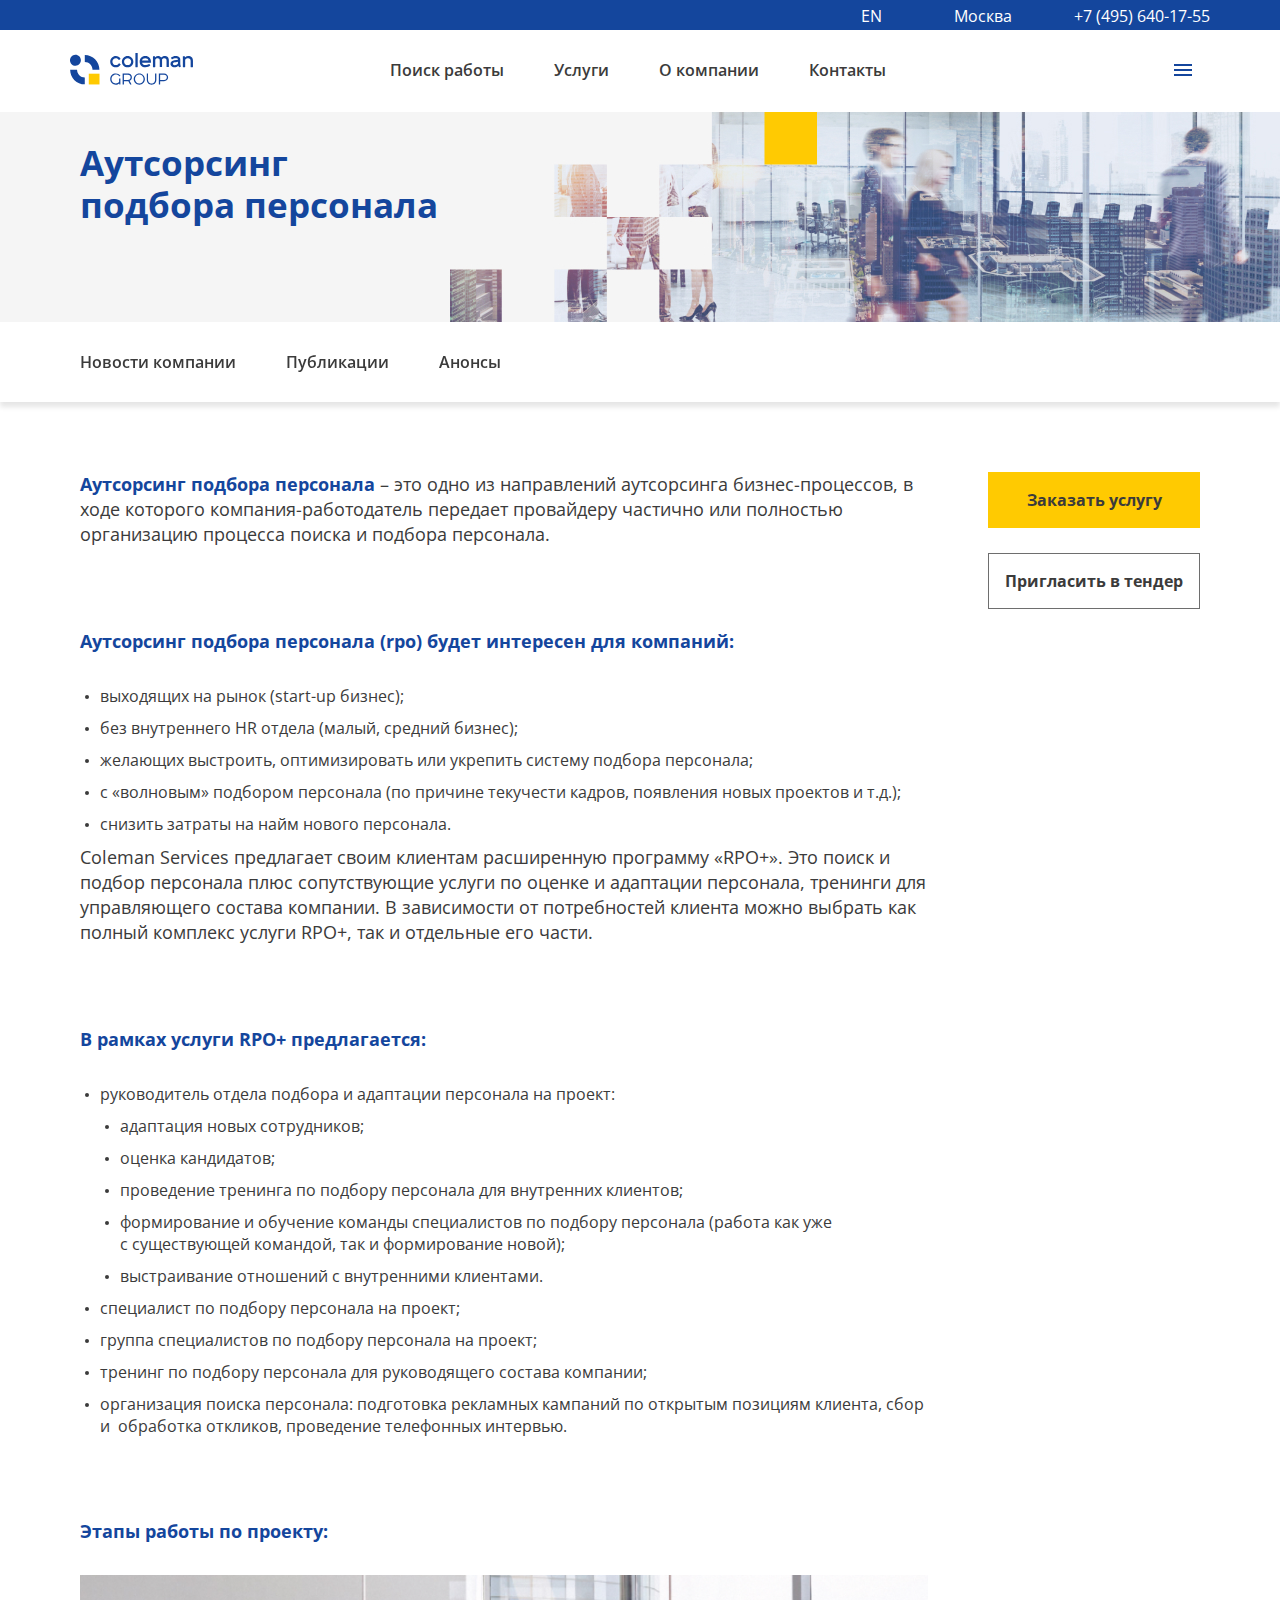
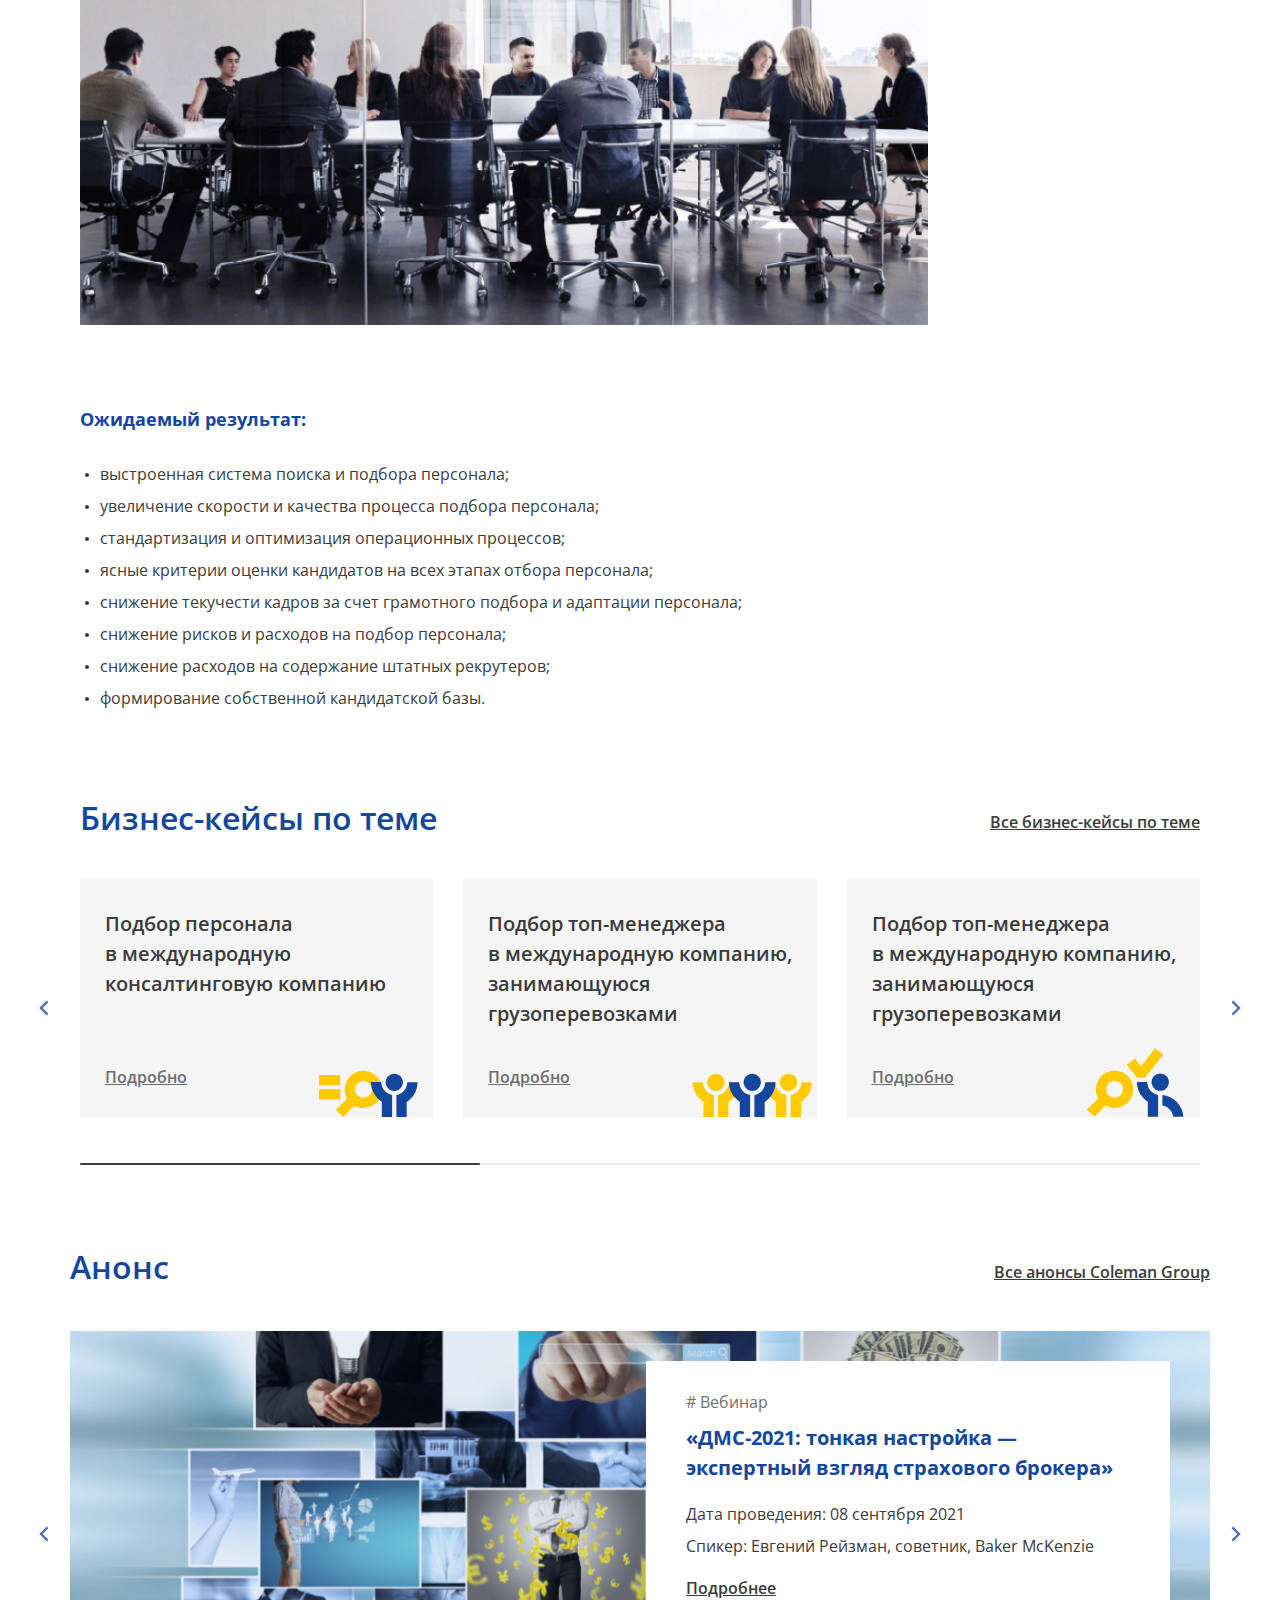
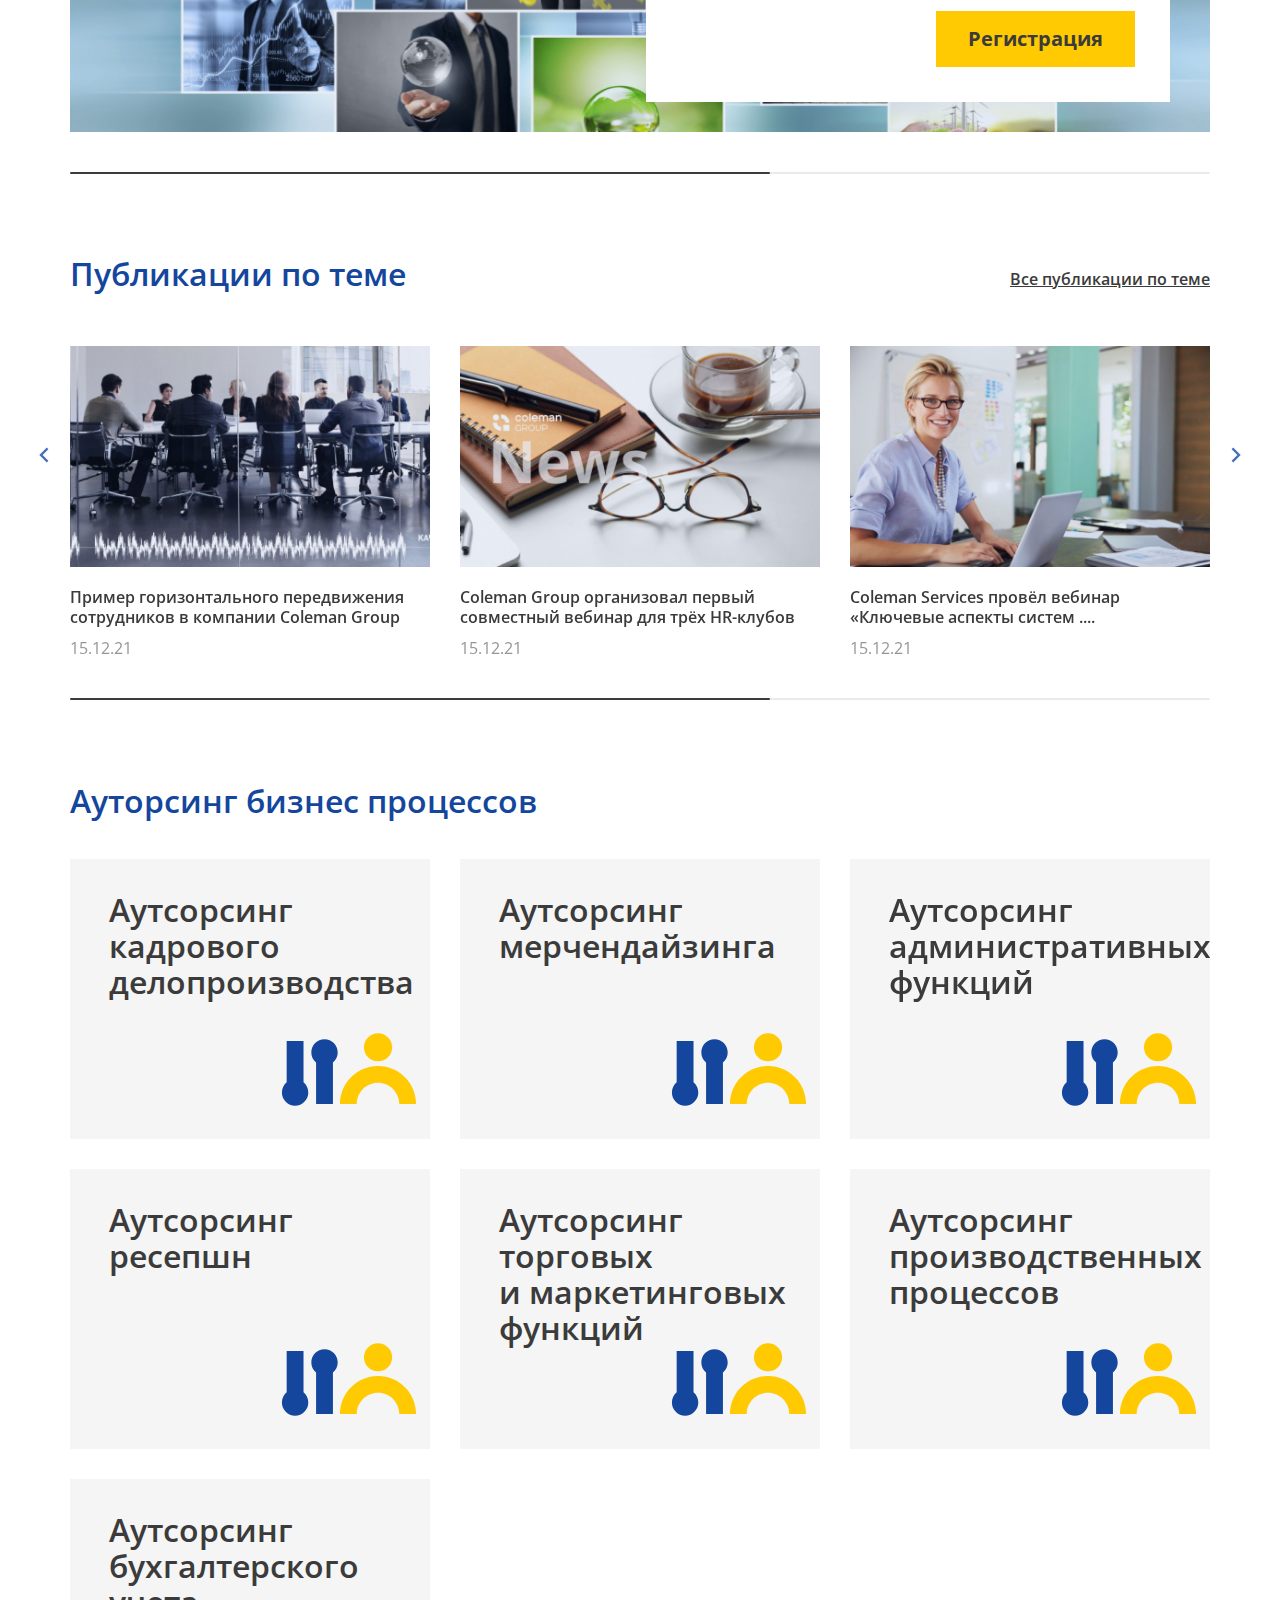
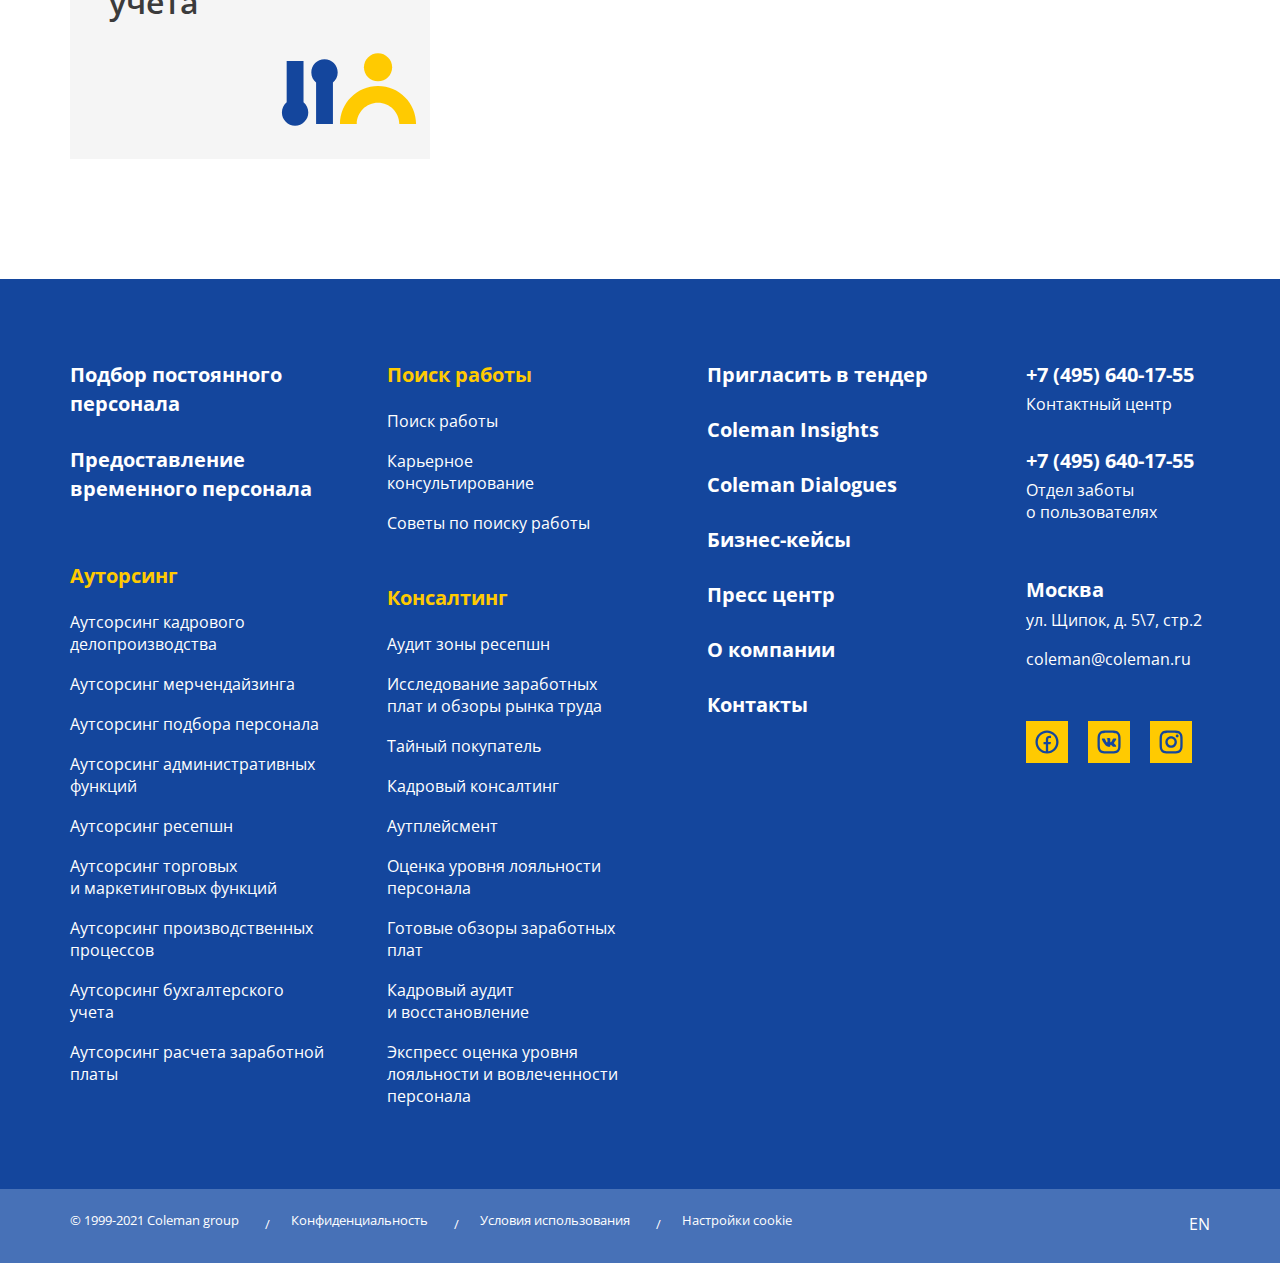
<file: autsource.html>
<!DOCTYPE html>
<html>
<head>
	<!-- <base href="/"> -->
	<meta charset="utf-8">
	<title>Simple Starter</title>
	<meta name="description" content="Simple Starter Description">
	<meta name="viewport" content="width=device-width, initial-scale=1.0, minimum-scale=1.0, maximum-scale=1.0, user-scalable=no">
	<meta property="og:image" content="images/preview.jpg">

	<link rel="icon" href="images/favicon.png">
	<link rel="preconnect" href="https://fonts.googleapis.com">
	<link rel="preconnect" href="https://fonts.gstatic.com" crossorigin>
	<link href="https://fonts.googleapis.com/css2?family=Open+Sans:wght@400;600;700&display=swap" rel="stylesheet">

	<link rel="stylesheet" href="libs/bootstrap/css/bootstrap-reboot.min.css">
	<link rel="stylesheet" href="libs/bootstrap/css/bootstrap-grid.min.css">
	<link rel="stylesheet" href="libs/swiper/swiper-bundle.min.css">
	<link rel="stylesheet" href="css/main.css">
	<link rel="stylesheet" href="css/media.css">

	<script src="libs/jquery/jquery-3.6.0.min.js" defer></script>
	<script src="libs/swiper/swiper-bundle.min.js" defer></script>
	<script src="libs/notifyjs/notify.min.js" defer></script>
	<script src="libs/jQuery.equalHeights/jquery.equalheights.min.js" defer></script>
	<script src="js/common.js" defer></script>
</head>

<body class="page__autsource deep-page">
<div class="page-wrap">

	<div class="overlay"></div>
	<nav class="mmenu">
		<div class="mmenu__top">
			<div class="mmenu__close">
				<svg width="14" height="14" viewBox="0 0 14 14" fill="none" xmlns="http://www.w3.org/2000/svg"><path d="M7.00072 5.58599L11.9507 0.635986L13.3647 2.04999L8.41472 6.99999L13.3647 11.95L11.9507 13.364L7.00072 8.41399L2.05072 13.364L0.636719 11.95L5.58672 6.99999L0.636719 2.04999L2.05072 0.635986L7.00072 5.58599Z" fill="#14469D"/></svg>
			</div>
			<div class="logo">
				<a href="/" class="logo__link">
					<svg width="123" height="34" viewBox="0 0 123 34" fill="none" xmlns="http://www.w3.org/2000/svg"><path fill-rule="evenodd" clip-rule="evenodd" d="M14.7914 1.98915C22.8734 1.98915 29.425 8.56613 29.425 16.679H22.5182C22.5182 12.3952 19.0586 8.92251 14.7913 8.92251L14.7914 1.98915ZM14.7916 31.3691C6.70964 31.3691 0.15804 24.7922 0.15804 16.6792H7.06481C7.06481 20.963 10.5244 24.4359 14.7917 24.4359L14.7916 31.3691ZM0.00275521 7.4659C-0.0919555 4.45017 2.26681 1.92834 5.27111 1.83356C8.27527 1.73877 10.7874 4.10633 10.8819 7.1222C10.9763 10.1379 8.61766 12.6598 5.61335 12.7545C2.60933 12.8493 0.0973207 10.4818 0.00275521 7.4659ZM94.1051 20.5039L89.0935 20.5036C88.92 20.5036 88.8334 20.5905 88.8334 20.7647V31.1867C88.8334 31.3606 88.92 31.4475 89.0935 31.4475H89.8937C90.067 31.4475 90.1537 31.3606 90.1537 31.1867V28.1744H94.0945C95.1413 28.1744 96.2324 27.8059 96.9951 27.07C97.7524 26.3659 98.1353 25.3881 98.1353 24.3592C98.1353 23.3132 97.7468 22.3744 96.9951 21.648C96.1843 20.865 95.2279 20.5039 94.1051 20.5039ZM45.8258 3.05C47.8035 3.05 49.5418 4.07891 50.5386 5.63249C50.6294 5.77336 50.5702 5.90139 50.4811 5.97269L49.1049 7.02523C48.9724 7.12585 48.8312 7.04433 48.7728 6.95524C48.1826 5.93741 47.0839 5.25307 45.8258 5.25307C43.9439 5.25307 42.4181 6.78448 42.4181 8.67389C42.4181 10.563 43.9437 12.0947 45.8258 12.0947C47.0752 12.0947 48.1717 11.422 48.7605 10.4131C48.833 10.2889 48.9662 10.1766 49.1547 10.3223L50.5046 11.3548C50.6161 11.4398 50.6383 11.5562 50.5722 11.6622C49.5848 13.2477 47.8259 14.2979 45.8256 14.2979C42.7315 14.2979 40.2233 11.78 40.2233 8.67403C40.2233 5.56804 42.7317 3.05 45.8258 3.05ZM57.6216 5.25321C59.5719 5.25321 61.1529 6.78463 61.1529 8.67403C61.1529 10.5631 59.5719 12.0949 57.6216 12.0949C55.6713 12.0949 54.0901 10.5633 54.0901 8.67403C54.0901 6.78477 55.6713 5.25321 57.6216 5.25321ZM57.6215 3.05C60.784 3.05 63.3477 5.56789 63.3477 8.67389C63.3477 11.7799 60.784 14.2978 57.6215 14.2978C54.4591 14.2978 51.8954 11.7799 51.8954 8.67389C51.8954 5.56789 54.4591 3.05 57.6215 3.05ZM67.4294 0H65.6894C65.5025 0 65.4092 0.0937631 65.4092 0.281289V13.8561C65.4092 14.0021 65.5196 14.1372 65.6691 14.1372H67.4294C67.6162 14.1372 67.7096 14.0435 67.7096 13.8561V0.281289C67.7096 0.0937631 67.6162 0 67.4294 0ZM75.3206 3.05C78.9591 3.05 80.9523 5.56833 80.9523 8.67389V9.42924C80.9523 9.73794 80.7412 9.71928 80.5596 9.71928H78.5685H72.0419C72.4434 11.1482 73.6712 12.0946 75.2426 12.0946C76.5553 12.0946 77.9068 11.9143 78.9651 11.0289C79.0936 10.9213 79.2045 10.8218 79.3551 11.0156L80.2435 12.2232C80.3377 12.3511 80.2903 12.4944 80.1824 12.5847C79.091 13.537 77.6855 14.2978 75.3209 14.2978C72.0198 14.2978 69.6892 11.7799 69.6892 8.67389C69.6892 5.56789 71.6821 3.05 75.3206 3.05ZM78.4831 7.61085C78.142 6.09766 76.956 5.25321 75.2423 5.25321C73.5167 5.25321 72.37 6.10641 72.0171 7.61085H78.4831ZM82.9527 3.4739V13.8358C82.9527 14.0366 83.0262 14.1372 83.1729 14.1372H85.0132C85.1865 14.1372 85.2731 14.0435 85.2731 13.8561V6.64683C85.8464 5.70963 86.64 5.24125 87.6538 5.24125C88.3339 5.24125 88.8538 5.44205 89.214 5.84379C89.574 6.24538 89.754 6.82079 89.754 7.5706V13.8158C89.754 14.0166 89.8542 14.1172 90.0542 14.1172H91.7744C91.9743 14.1172 92.0744 14.0235 92.0744 13.836V7.53036C92.0744 7.18272 92.0867 6.82429 91.9945 6.48642C92.2879 6.0981 92.6278 5.79013 93.0147 5.5625C93.388 5.34829 93.8482 5.24125 94.3949 5.24125C95.0084 5.24125 95.5219 5.43563 95.9352 5.82352C96.3353 6.21169 96.5354 6.79396 96.5354 7.5706V13.8158C96.5354 14.0166 96.6356 14.1172 96.8356 14.1172H98.5558C98.7757 14.1172 98.8758 14.0432 98.8758 13.8158V7.46999C98.8758 6.7069 98.7625 6.03773 98.5359 5.46217C98.3093 4.89989 98.0092 4.43763 97.6356 4.07658C97.2759 3.7285 96.8221 3.46078 96.2755 3.27325C95.7687 3.09914 95.2287 3.01223 94.6552 3.01223C94.0552 3.01223 93.435 3.14595 92.7949 3.41382C92.1681 3.68155 91.6278 4.08314 91.1745 4.61874C90.8811 4.15007 90.461 3.76175 89.9142 3.45421C89.3808 3.15966 88.7804 3.01238 88.1138 3.01238C86.9404 3.01238 86.0136 3.41397 85.3334 4.2173H85.2134L85.0133 3.43424C84.9733 3.25998 84.8798 3.17293 84.7331 3.17293H83.2927C82.9582 3.17293 82.9527 3.33741 82.9527 3.4739ZM104.437 9.35764L105.832 9.12681L107.957 8.77538V10.6028C107.611 11.0715 107.171 11.4459 106.637 11.7275C106.091 12.0085 105.437 12.1492 104.677 12.1492C104.05 12.1492 103.59 12.0288 103.297 11.7876C102.717 11.3112 102.719 10.4195 103.237 9.9001C103.49 9.64579 103.89 9.46511 104.437 9.35764ZM108.258 12.8719L108.277 12.852H108.378L108.878 14.1171C108.944 14.2911 109.058 14.3446 109.218 14.2777L110.638 13.8158C110.839 13.7867 110.87 13.5828 110.818 13.4142L110.558 12.5707C110.454 12.207 110.391 11.8403 110.338 11.4664C110.298 11.0913 110.278 10.7033 110.278 10.3014V6.80752C110.278 6.12479 110.158 5.54252 109.918 5.06044C109.691 4.59177 109.357 4.20344 108.917 3.89591C108.491 3.60135 108.01 3.38014 107.477 3.23315C106.957 3.09929 106.397 3.03235 105.797 3.03235C104.823 3.03235 103.957 3.16636 103.196 3.43409C102.45 3.70167 101.749 4.08314 101.096 4.57879C100.971 4.7039 100.915 4.89449 101.036 5.04046L101.816 6.14476C101.932 6.28942 102.168 6.30473 102.316 6.20513C102.78 5.90984 103.398 5.61849 103.917 5.46232C104.864 5.16091 106.38 5.09062 107.297 5.52269C107.671 5.6984 107.881 5.97663 107.927 6.35737C107.943 6.49051 107.937 6.63312 107.937 6.76757L104.417 7.22967C103.203 7.39022 102.243 7.78525 101.536 8.41433C100.843 9.03013 100.496 9.85344 100.496 10.8841C100.496 11.393 100.596 11.8551 100.796 12.2698C100.996 12.6983 101.262 13.0599 101.596 13.3545C101.956 13.6757 102.363 13.9099 102.816 14.0572C103.296 14.2177 103.823 14.2982 104.397 14.2982C105.196 14.2982 105.917 14.1778 106.557 13.9367C107.17 13.7091 107.738 13.354 108.258 12.8719ZM112.858 3.47375V13.8559C112.858 14.0433 112.952 14.1371 113.139 14.1371H114.899C115.086 14.1371 115.179 14.0433 115.179 13.8559V6.64668C115.539 6.19157 115.986 5.8435 116.519 5.60245C117.053 5.36141 117.599 5.24096 118.159 5.24096C118.92 5.24096 119.527 5.45517 119.98 5.88345C120.42 6.31202 120.64 6.98805 120.64 7.91168V13.8559C120.64 14.0433 120.727 14.1371 120.9 14.1371H122.66C122.86 14.1371 122.961 14.0433 122.961 13.8559V7.89185C122.961 7.08837 122.847 6.37881 122.62 5.76315C122.196 4.59118 121.379 3.75694 120.2 3.35345C119.613 3.15266 118.973 3.05233 118.279 3.05233C117.117 3.05233 116.04 3.44911 115.179 4.23713H115.059L114.879 3.43395C114.839 3.27325 114.732 3.1929 114.559 3.1929H113.139C112.952 3.1929 112.858 3.28652 112.858 3.47375ZM94.0945 26.9694H90.1537V21.7083H94.0945C94.9748 21.7083 95.6483 21.9626 96.115 22.4714C96.5817 22.9801 96.815 23.6025 96.815 24.3386C96.815 25.0886 96.5817 25.7179 96.115 26.2262C95.6615 26.7216 94.988 26.9694 94.0945 26.9694ZM76.811 20.7445V26.7085C76.811 27.4313 76.9199 28.0868 77.1311 28.6763C77.5571 29.8667 78.4244 30.7874 79.5914 31.2667C80.1651 31.5077 80.825 31.6282 81.5721 31.6282C82.3057 31.6282 82.9721 31.5077 83.5725 31.2667C84.7702 30.7746 85.5973 29.8872 86.0528 28.6763C86.2664 28.0872 86.3728 27.438 86.3728 26.7285V20.7843C86.3728 20.6104 86.2864 20.5235 86.113 20.5235H85.3329C85.1461 20.5235 85.0527 20.6104 85.0527 20.7843V26.6884C85.0527 27.2372 84.9728 27.7393 84.8126 28.1943C84.4846 29.1069 83.9351 29.7624 83.0323 30.1423C82.5788 30.3298 82.0786 30.4236 81.532 30.4236C80.9985 30.4236 80.505 30.3298 80.0519 30.1423C79.1613 29.7793 78.5784 29.053 78.2713 28.1543C78.1114 27.6989 78.0312 27.197 78.0312 26.6481V20.7445C78.0312 20.5703 77.9446 20.4831 77.7712 20.4831H77.0714C76.898 20.4831 76.811 20.5703 76.811 20.7445ZM57.8475 26.9694H53.9065V21.7083H57.8475C58.7276 21.7083 59.4077 21.9626 59.888 22.4714C60.3679 22.9801 60.608 23.6025 60.608 24.3386C60.608 25.1021 60.3679 25.731 59.888 26.2262C59.4077 26.7216 58.7275 26.9694 57.8475 26.9694ZM57.8475 20.5035H57.8876H52.8864C52.7131 20.5035 52.6265 20.5904 52.6265 20.7645V31.1865C52.6265 31.3605 52.7131 31.4474 52.8864 31.4474H53.6867C53.86 31.4474 53.9466 31.3605 53.9466 31.1865V28.1743H57.8876H58.1277C58.2343 28.1743 58.3142 28.1674 58.3675 28.1543L59.968 31.2066C60.0614 31.3673 60.1816 31.4475 60.3283 31.4475H61.2885C61.4453 31.4475 61.5194 31.309 61.4482 31.1665L59.5882 27.8331C60.2816 27.5385 60.8416 27.0762 61.2683 26.4473C61.6818 25.8315 61.8884 25.1221 61.8884 24.3188C61.8884 23.7832 61.7886 23.2811 61.5886 22.8126C61.3884 22.3575 61.1083 21.9557 60.7482 21.6077C60.4015 21.2731 59.975 21.0056 59.4682 20.8043C58.9612 20.6035 58.421 20.5035 57.8475 20.5035ZM50.1458 25.544H49.3857C49.1989 25.544 49.1058 25.6309 49.1058 25.805V28.9174C48.6788 29.3859 48.1986 29.7474 47.6654 30.0019C47.1052 30.2696 46.4919 30.4033 45.8247 30.4033C45.2113 30.4033 44.638 30.2897 44.1045 30.0621C43.5578 29.8346 43.1043 29.5265 42.744 29.1382C42.3576 28.7367 42.0574 28.2682 41.844 27.7327C41.6306 27.2107 41.524 26.6284 41.524 25.9858C41.524 25.343 41.6306 24.7607 41.844 24.2386C42.0574 23.7031 42.3575 23.2347 42.744 22.8331C43.1176 22.4312 43.5642 22.1234 44.0845 21.9092C44.6181 21.6817 45.1913 21.568 45.8047 21.568C46.5383 21.568 47.1985 21.7153 47.7853 22.0098C48.3721 22.3044 48.8786 22.7258 49.3055 23.2748C49.4255 23.4221 49.552 23.4354 49.6855 23.3149L50.2456 22.8331C50.3738 22.7363 50.4096 22.6223 50.3058 22.4915C49.1854 21.099 47.6919 20.403 45.8246 20.403C45.0245 20.403 44.2844 20.5434 43.6041 20.8247C42.924 21.1057 42.3308 21.5008 41.8238 22.0097C41.317 22.518 40.9235 23.114 40.6435 23.7969C40.3636 24.4797 40.2234 25.236 40.2234 26.0658C40.2234 26.869 40.3638 27.612 40.6435 28.2949C40.9235 28.9778 41.317 29.5734 41.8238 30.0821C42.3308 30.5908 42.924 30.9859 43.6041 31.2669C44.2844 31.5481 45.0245 31.6886 45.8246 31.6886C46.4649 31.6886 47.065 31.5879 47.625 31.3874C48.1983 31.1866 48.7186 30.8587 49.1852 30.4033L49.3254 31.2669C49.3475 31.421 49.4701 31.5279 49.6254 31.5279H50.1454C50.3189 31.5279 50.4054 31.441 50.4054 31.2669V25.805C50.4054 25.6309 50.3193 25.544 50.1458 25.544ZM69.3095 21.5487C71.6905 21.5487 73.6206 23.5666 73.6206 26.0556C73.6206 28.545 71.6905 30.5628 69.3095 30.5628C66.9287 30.5628 64.9986 28.545 64.9986 26.0556C64.9986 23.5665 66.9287 21.5487 69.3095 21.5487ZM69.3095 20.4434C66.2218 20.4434 63.7185 22.9562 63.7185 26.0558C63.7185 29.1555 66.2218 31.6683 69.3095 31.6683C72.3974 31.6683 74.9005 29.1555 74.9005 26.0558C74.9005 22.9562 72.3974 20.4434 69.3095 20.4434Z" fill="#14469D"/><path fill-rule="evenodd" clip-rule="evenodd" d="M18.7871 20.6904H29.5031V31.4477H18.7871V20.6904Z" fill="#FFCA01"/></svg>
				</a>
			</div>
		</div>
		<div class="mmenu__content">

			<nav class="menu__services mmenu-dd mmenu__content-menu" data-mmenu="services">
				<div class="mmenu__content_top">
					<a href="#" class="mmenu__content_arrow" data-ddmenu="main">
						<svg width="24" height="24" viewBox="0 0 24 24" fill="none" xmlns="http://www.w3.org/2000/svg"><path d="M4.29289 11.2929C3.90237 11.6834 3.90237 12.3166 4.29289 12.7071L10.6569 19.0711C11.0474 19.4616 11.6805 19.4616 12.0711 19.0711C12.4616 18.6805 12.4616 18.0474 12.0711 17.6569L6.41421 12L12.0711 6.34315C12.4616 5.95262 12.4616 5.31946 12.0711 4.92893C11.6805 4.53841 11.0474 4.53841 10.6569 4.92893L4.29289 11.2929ZM20 11L5 11V13L20 13V11Z" fill="#6E6E6E"/></svg>
					</a>
					<span class="mmenu__content_title">Услуги</span>
				</div>
				<ul class="mmenu__list-small mmenu-ul-offset">
					<li class="mmenu__list-small-item"><a class="mmenu__list-small-link" href="#">Временный персонал</a></li>
					<li class="mmenu__list-small-item"><a class="mmenu__list-small-link" href="#">Постоянный персонал</a></li>
					<li class="mmenu__list-small-item"><a class="mmenu__list-small-link" href="#" data-ddmenu="autsource">Ауторсинг бизнес процессов</a></li>
					<li class="mmenu__list-small-item"><a class="mmenu__list-small-link" href="#" data-ddmenu="consulting">Консалтинг</a></li>
					<li class="mmenu__list-small-item"><a class="mmenu__list-small-link" href="#">Карьерное консультирование</a></li>
				</ul>
				<ul class="mmenu__list-dop mmenu-ul-offset">
					<li class="mmenu__list-dop-item"><a class="mmenu__list-dop-link" href="#">Заказать услугу</a></li>
					<li class="mmenu__list-dop-item"><a class="mmenu__list-dop-link" href="#">Пригласить в тендер</a></li>
				</ul>
			</nav>
			<nav class="menu__services mmenu-dd mmenu__content-menu" data-mmenu="autsource">
				<div class="mmenu__content_top">
					<a href="#" class="mmenu__content_arrow" data-ddmenu="services">
						<svg width="24" height="24" viewBox="0 0 24 24" fill="none" xmlns="http://www.w3.org/2000/svg"><path d="M4.29289 11.2929C3.90237 11.6834 3.90237 12.3166 4.29289 12.7071L10.6569 19.0711C11.0474 19.4616 11.6805 19.4616 12.0711 19.0711C12.4616 18.6805 12.4616 18.0474 12.0711 17.6569L6.41421 12L12.0711 6.34315C12.4616 5.95262 12.4616 5.31946 12.0711 4.92893C11.6805 4.53841 11.0474 4.53841 10.6569 4.92893L4.29289 11.2929ZM20 11L5 11V13L20 13V11Z" fill="#6E6E6E"/></svg>
					</a>
					<span class="mmenu__content_title">Ауторсинг бизнес процессов</span>
				</div>
				<ul class="mmenu__list-small mmenu-ul-offset">
					<li class="mmenu__list-small-item"><a class="mmenu__list-small-link" href="#">Аутсорсинг кадрового делопроизводства</a></li>
					<li class="mmenu__list-small-item"><a class="mmenu__list-small-link" href="#">Аутсорсинг мерчендайзинга</a></li>
					<li class="mmenu__list-small-item"><a class="mmenu__list-small-link" href="#">Аутсорсинг подбора персонала</a></li>
					<li class="mmenu__list-small-item"><a class="mmenu__list-small-link" href="#">Аутсорсинг административных функций</a></li>
					<li class="mmenu__list-small-item"><a class="mmenu__list-small-link" href="#">Аутсорсинг ресепшн</a></li>
					<li class="mmenu__list-small-item"><a class="mmenu__list-small-link" href="#">Аутсорсинг торговых и маркетинговых функций</a></li>
					<li class="mmenu__list-small-item"><a class="mmenu__list-small-link" href="#">Аутсорсинг производственных процессов</a></li>
					<li class="mmenu__list-small-item"><a class="mmenu__list-small-link" href="#">Аутсорсинг бухгалтерского учета</a></li>
					<li class="mmenu__list-small-item"><a class="mmenu__list-small-link" href="#">Аутсорсинг расчета заработной платы</a></li>
				</ul>
				<ul class="mmenu__list-dop mmenu-ul-offset">
					<li class="mmenu__list-dop-item"><a class="mmenu__list-dop-link" href="#">Заказать услугу</a></li>
					<li class="mmenu__list-dop-item"><a class="mmenu__list-dop-link" href="#">Пригласить в тендер</a></li>
				</ul>
			</nav>
			<nav class="menu__services mmenu-dd mmenu__content-menu" data-mmenu="consulting">
				<div class="mmenu__content_top">
					<a href="#" class="mmenu__content_arrow" data-ddmenu="services">
						<svg width="24" height="24" viewBox="0 0 24 24" fill="none" xmlns="http://www.w3.org/2000/svg"><path d="M4.29289 11.2929C3.90237 11.6834 3.90237 12.3166 4.29289 12.7071L10.6569 19.0711C11.0474 19.4616 11.6805 19.4616 12.0711 19.0711C12.4616 18.6805 12.4616 18.0474 12.0711 17.6569L6.41421 12L12.0711 6.34315C12.4616 5.95262 12.4616 5.31946 12.0711 4.92893C11.6805 4.53841 11.0474 4.53841 10.6569 4.92893L4.29289 11.2929ZM20 11L5 11V13L20 13V11Z" fill="#6E6E6E"/></svg>
					</a>
					<span class="mmenu__content_title">Консалтинг</span>
				</div>
				<ul class="mmenu__list-small mmenu-ul-offset">
					<li class="mmenu__list-small-item"><a class="mmenu__list-small-link" href="#">Аудит зоны ресепшн</a></li>
					<li class="mmenu__list-small-item"><a class="mmenu__list-small-link" href="#">Исследование заработных плат и обзоры рынка труда</a></li>
					<li class="mmenu__list-small-item"><a class="mmenu__list-small-link" href="#">Тайный покупатель</a></li>
					<li class="mmenu__list-small-item"><a class="mmenu__list-small-link" href="#">Кадровый консалтинг</a></li>
					<li class="mmenu__list-small-item"><a class="mmenu__list-small-link" href="#">Аутплейсмент</a></li>
					<li class="mmenu__list-small-item"><a class="mmenu__list-small-link" href="#">Оценка уровня лояльности персонала</a></li>
					<li class="mmenu__list-small-item"><a class="mmenu__list-small-link" href="#">Готовые обзоры заработных плат</a></li>
					<li class="mmenu__list-small-item"><a class="mmenu__list-small-link" href="#">Кадровый аудит и восстановление</a></li>
					<li class="mmenu__list-small-item"><a class="mmenu__list-small-link" href="#">Экспресс-оценка уровня лояльности и вовлеченности персонала</a></li>
				</ul>
				<ul class="mmenu__list-dop mmenu-ul-offset">
					<li class="mmenu__list-dop-item"><a class="mmenu__list-dop-link" href="#">Заказать услугу</a></li>
					<li class="mmenu__list-dop-item"><a class="mmenu__list-dop-link" href="#">Пригласить в тендер</a></li>
				</ul>
			</nav>
			<nav class="menu__services mmenu-dd mmenu__content-menu" data-mmenu="projects">
				<div class="mmenu__content_top">
					<a href="#" class="mmenu__content_arrow" data-ddmenu="main">
						<svg width="24" height="24" viewBox="0 0 24 24" fill="none" xmlns="http://www.w3.org/2000/svg"><path d="M4.29289 11.2929C3.90237 11.6834 3.90237 12.3166 4.29289 12.7071L10.6569 19.0711C11.0474 19.4616 11.6805 19.4616 12.0711 19.0711C12.4616 18.6805 12.4616 18.0474 12.0711 17.6569L6.41421 12L12.0711 6.34315C12.4616 5.95262 12.4616 5.31946 12.0711 4.92893C11.6805 4.53841 11.0474 4.53841 10.6569 4.92893L4.29289 11.2929ZM20 11L5 11V13L20 13V11Z" fill="#6E6E6E"/></svg>
					</a>
					<span class="mmenu__content_title">Проекты</span>
				</div>
				<ul class="mmenu__list-small mmenu-ul-offset">
					<li class="mmenu__list-small-item"><a class="mmenu__list-small-link" href="#">Coleman dialogues</a></li>
					<li class="mmenu__list-small-item"><a class="mmenu__list-small-link" href="#">Coleman insights</a></li>
					<li class="mmenu__list-small-item"><a class="mmenu__list-small-link" href="#">Бизнес завтраки</a></li>
					<li class="mmenu__list-small-item"><a class="mmenu__list-small-link" href="#">Coleman hospitality</a></li>
					<li class="mmenu__list-small-item"><a class="mmenu__list-small-link" href="#">Avancebox</a></li>
					<li class="mmenu__list-small-item"><a class="mmenu__list-small-link" href="#">Coleman HR Analytical service</a></li>
				</ul>
			</nav>

			<nav class="menu__main mmenu__content-menu" data-mmenu="main">
				<ul class="mmenu__list-main">
					<li class="mmenu__list-main-item"><a class="mmenu__list-main-link" href="#" data-ddmenu="services">Услуги</a></li>
					<li class="mmenu__list-main-item"><a class="mmenu__list-main-link" href="#" data-ddmenu="projects">Проекты</a></li>
					<li class="mmenu__list-main-item"><a class="mmenu__list-main-link" href="#">Поиск работы</a></li>
				</ul>
				<ul class="mmenu__list-small">
					<li class="mmenu__list-small-item"><a class="mmenu__list-small-link" href="#">Бизнес-кейсы</a></li>
					<li class="mmenu__list-small-item"><a class="mmenu__list-small-link" href="#">Пресс-центр</a></li>
					<li class="mmenu__list-small-item"><a class="mmenu__list-small-link" href="#">О компании</a></li>
					<li class="mmenu__list-small-item"><a class="mmenu__list-small-link" href="#">Контакты</a></li>
				</ul>
				<ul class="mmenu__list-dop">
					<li class="mmenu__list-dop-item"><a class="mmenu__list-dop-link" href="#">Заказать услугу</a></li>
					<li class="mmenu__list-dop-item"><a class="mmenu__list-dop-link" href="#">Пригласить в тендер</a></li>
				</ul>
			</nav>

		</div>
	</nav>

	<div class="mm-slide lang" data-side="lang">
		<div class="mm-slide__top">
			<span class="mm-slide__title">Выберите язык</span>
			<div class="mm-slide__close">
				<svg width="14" height="14" viewBox="0 0 14 14" fill="none" xmlns="http://www.w3.org/2000/svg"><path d="M7.00072 5.58599L11.9507 0.635986L13.3647 2.04999L8.41472 6.99999L13.3647 11.95L11.9507 13.364L7.00072 8.41399L2.05072 13.364L0.636719 11.95L5.58672 6.99999L0.636719 2.04999L2.05072 0.635986L7.00072 5.58599Z" fill="#14469D"/></svg>
			</div>
		</div>
		<div class="mm-slide__content">
			<div class="mm-slide__list">
				<label class="mm-slide__item">
					<div class="mm-slide__item_title">Русский</div>
					<div class="mm-checkbox">
						<input type="radio" name="lang" value="ru" checked>
						<span class="mm-checkbox__checkbox"></span>
					</div>
				</label>
				<label class="mm-slide__item">
					<div class="mm-slide__item_title">Английский</div>
					<div class="mm-checkbox">
						<input type="radio" name="lang" value="en">
						<span class="mm-checkbox__checkbox"></span>
					</div>
				</label>
			</div>
		</div>
		<div class="mm-slide__bottom">
			<div class="mm-slide__btn btn">Применить</div>
		</div>
	</div>
	<div class="mm-slide city" data-side="city">
		<div class="mm-slide__top">
			<span class="mm-slide__title">Выберите регион</span>
			<div class="mm-slide__close">
				<svg width="14" height="14" viewBox="0 0 14 14" fill="none" xmlns="http://www.w3.org/2000/svg"><path d="M7.00072 5.58599L11.9507 0.635986L13.3647 2.04999L8.41472 6.99999L13.3647 11.95L11.9507 13.364L7.00072 8.41399L2.05072 13.364L0.636719 11.95L5.58672 6.99999L0.636719 2.04999L2.05072 0.635986L7.00072 5.58599Z" fill="#14469D"/></svg>
			</div>
		</div>
		<div class="mm-slide__content">
			<div class="mm-slide__list">
				<label class="mm-slide__item">
					<div class="mm-slide__item_title">Москва</div>
					<div class="mm-checkbox">
						<input type="radio" name="city" value="mos" checked>
						<span class="mm-checkbox__checkbox"></span>
					</div>
				</label>
				<label class="mm-slide__item">
					<div class="mm-slide__item_title">Санкт Питербург</div>
					<div class="mm-checkbox">
						<input type="radio" name="city" value="piter">
						<span class="mm-checkbox__checkbox"></span>
					</div>
				</label>
				<label class="mm-slide__item">
					<div class="mm-slide__item_title">Нижний новгород</div>
					<div class="mm-checkbox">
						<input type="radio" name="city" value="novgorod">
						<span class="mm-checkbox__checkbox"></span>
					</div>
				</label>
			</div>
		</div>
		<div class="mm-slide__bottom">
			<div class="mm-slide__btn btn">Применить</div>
		</div>
	</div>

	<div class="mm-slide filter" data-side="filter">
		<div class="mm-slide__top">
			<span class="mm-slide__title">Фильтр</span>
			<div class="mm-slide__close">
				<svg width="14" height="14" viewBox="0 0 14 14" fill="none" xmlns="http://www.w3.org/2000/svg"><path d="M7.00072 5.58599L11.9507 0.635986L13.3647 2.04999L8.41472 6.99999L13.3647 11.95L11.9507 13.364L7.00072 8.41399L2.05072 13.364L0.636719 11.95L5.58672 6.99999L0.636719 2.04999L2.05072 0.635986L7.00072 5.58599Z" fill="#14469D"/></svg>
			</div>
		</div>
		<div class="mm-slide__content">
			<div class="mm-slide__list">
				<div class="mm-slide-tab">

					<div class="mm-slide-tab__item">
						<div class="mm-slide-tab__top">
							<span class="mm-slide-tab__top-title">Профессия / должность</span>
							<span class="mm-slide-tab__top-icon">
								<svg width="24" height="24" viewBox="0 0 24 24" fill="none" xmlns="http://www.w3.org/2000/svg"><g clip-path="url(#clip0_1258_10167)"><path d="M12.1293 13.2378L17.9043 7.46277L19.5539 9.11244L12.1293 16.5371L4.70459 9.11244L6.35426 7.46278L12.1293 13.2378Z" fill="#6E6E6E"/></g><defs><clipPath id="clip0_1258_10167"><rect width="24" height="24" fill="white" transform="translate(24 24) rotate(-180)"/></clipPath></defs></svg>
							</span>
						</div>
						<div class="mm-slide-tab__content">
							<label class="mm-slide-tab__checkbox">
								<span class="mm-slide-tab__checkbox-text">Все (333)</span>
								<input type="checkbox" name="filter" value="all">
								<span class="mm-slide-tab__checkbox-checkbox"></span>
							</label>
							<label class="mm-slide-tab__checkbox">
								<span class="mm-slide-tab__checkbox-text">Автомобильный бизнес (15)</span>
								<input type="checkbox" name="filter" value="auto-bussines">
								<span class="mm-slide-tab__checkbox-checkbox"></span>
							</label>
							<label class="mm-slide-tab__checkbox">
								<span class="mm-slide-tab__checkbox-text">Государственные организации (15)</span>
								<input type="checkbox" name="filter" value="gos-organizacii">
								<span class="mm-slide-tab__checkbox-checkbox"></span>
							</label>
							<label class="mm-slide-tab__checkbox">
								<span class="mm-slide-tab__checkbox-text">Добывающая отрасль (115)</span>
								<input type="checkbox" name="filter" value="dobivayshaya-otrasl">
								<span class="mm-slide-tab__checkbox-checkbox"></span>
							</label>
							<label class="mm-slide-tab__checkbox">
								<span class="mm-slide-tab__checkbox-text">Информационные технологии, системная интеграция, интернет (135)</span>
								<input type="checkbox" name="filter" value="info-tehnology-sistem-inegracii">
								<span class="mm-slide-tab__checkbox-checkbox"></span>
							</label>
							<a href="#" class="mm-slide-tab__more">ещё 5</a>
						</div>
					</div>
					<div class="mm-slide-tab__item">
						<div class="mm-slide-tab__top">
							<span class="mm-slide-tab__top-title">Тип занятости</span>
							<span class="mm-slide-tab__top-icon">
								<svg width="24" height="24" viewBox="0 0 24 24" fill="none" xmlns="http://www.w3.org/2000/svg"><g clip-path="url(#clip0_1258_10167)"><path d="M12.1293 13.2378L17.9043 7.46277L19.5539 9.11244L12.1293 16.5371L4.70459 9.11244L6.35426 7.46278L12.1293 13.2378Z" fill="#6E6E6E"/></g><defs><clipPath id="clip0_1258_10167"><rect width="24" height="24" fill="white" transform="translate(24 24) rotate(-180)"/></clipPath></defs></svg>
							</span>
						</div>
						<div class="mm-slide-tab__content">
							<label class="mm-slide-tab__checkbox">
								<span class="mm-slide-tab__checkbox-text">Все (333)</span>
								<input type="checkbox" name="filter" value="all">
								<span class="mm-slide-tab__checkbox-checkbox"></span>
							</label>
							<label class="mm-slide-tab__checkbox">
								<span class="mm-slide-tab__checkbox-text">Автомобильный бизнес (15)</span>
								<input type="checkbox" name="filter" value="auto-bussines">
								<span class="mm-slide-tab__checkbox-checkbox"></span>
							</label>
							<label class="mm-slide-tab__checkbox">
								<span class="mm-slide-tab__checkbox-text">Государственные организации (15)</span>
								<input type="checkbox" name="filter" value="gos-organizacii">
								<span class="mm-slide-tab__checkbox-checkbox"></span>
							</label>
							<label class="mm-slide-tab__checkbox">
								<span class="mm-slide-tab__checkbox-text">Добывающая отрасль (115)</span>
								<input type="checkbox" name="filter" value="dobivayshaya-otrasl">
								<span class="mm-slide-tab__checkbox-checkbox"></span>
							</label>
							<label class="mm-slide-tab__checkbox">
								<span class="mm-slide-tab__checkbox-text">Информационные технологии, системная интеграция, интернет (135)</span>
								<input type="checkbox" name="filter" value="info-tehnology-sistem-inegracii">
								<span class="mm-slide-tab__checkbox-checkbox"></span>
							</label>
							<span class="mm-slide-tab__more">ещё 5</span>
						</div>
					</div>
					<div class="mm-slide-tab__item">
						<div class="mm-slide-tab__top">
							<span class="mm-slide-tab__top-title">Требуемый опыт работы</span>
							<span class="mm-slide-tab__top-icon">
								<svg width="24" height="24" viewBox="0 0 24 24" fill="none" xmlns="http://www.w3.org/2000/svg"><g clip-path="url(#clip0_1258_10167)"><path d="M12.1293 13.2378L17.9043 7.46277L19.5539 9.11244L12.1293 16.5371L4.70459 9.11244L6.35426 7.46278L12.1293 13.2378Z" fill="#6E6E6E"/></g><defs><clipPath id="clip0_1258_10167"><rect width="24" height="24" fill="white" transform="translate(24 24) rotate(-180)"/></clipPath></defs></svg>
							</span>
						</div>
						<div class="mm-slide-tab__content">
							<label class="mm-slide-tab__checkbox">
								<span class="mm-slide-tab__checkbox-text">Все (333)</span>
								<input type="checkbox" name="filter" value="all">
								<span class="mm-slide-tab__checkbox-checkbox"></span>
							</label>
							<label class="mm-slide-tab__checkbox">
								<span class="mm-slide-tab__checkbox-text">Автомобильный бизнес (15)</span>
								<input type="checkbox" name="filter" value="auto-bussines">
								<span class="mm-slide-tab__checkbox-checkbox"></span>
							</label>
							<label class="mm-slide-tab__checkbox">
								<span class="mm-slide-tab__checkbox-text">Государственные организации (15)</span>
								<input type="checkbox" name="filter" value="gos-organizacii">
								<span class="mm-slide-tab__checkbox-checkbox"></span>
							</label>
							<label class="mm-slide-tab__checkbox">
								<span class="mm-slide-tab__checkbox-text">Добывающая отрасль (115)</span>
								<input type="checkbox" name="filter" value="dobivayshaya-otrasl">
								<span class="mm-slide-tab__checkbox-checkbox"></span>
							</label>
							<label class="mm-slide-tab__checkbox">
								<span class="mm-slide-tab__checkbox-text">Информационные технологии, системная интеграция, интернет (135)</span>
								<input type="checkbox" name="filter" value="info-tehnology-sistem-inegracii">
								<span class="mm-slide-tab__checkbox-checkbox"></span>
							</label>
							<span class="mm-slide-tab__more">ещё 5</span>
						</div>
					</div>
					<div class="mm-slide-tab__item">
						<div class="mm-slide-tab__top">
							<span class="mm-slide-tab__top-title">Сектор рынка</span>
							<span class="mm-slide-tab__top-icon">
								<svg width="24" height="24" viewBox="0 0 24 24" fill="none" xmlns="http://www.w3.org/2000/svg"><g clip-path="url(#clip0_1258_10167)"><path d="M12.1293 13.2378L17.9043 7.46277L19.5539 9.11244L12.1293 16.5371L4.70459 9.11244L6.35426 7.46278L12.1293 13.2378Z" fill="#6E6E6E"/></g><defs><clipPath id="clip0_1258_10167"><rect width="24" height="24" fill="white" transform="translate(24 24) rotate(-180)"/></clipPath></defs></svg>
							</span>
						</div>
						<div class="mm-slide-tab__content">
							<label class="mm-slide-tab__checkbox">
								<span class="mm-slide-tab__checkbox-text">Все (333)</span>
								<input type="checkbox" name="filter" value="all">
								<span class="mm-slide-tab__checkbox-checkbox"></span>
							</label>
							<label class="mm-slide-tab__checkbox">
								<span class="mm-slide-tab__checkbox-text">Автомобильный бизнес (15)</span>
								<input type="checkbox" name="filter" value="auto-bussines">
								<span class="mm-slide-tab__checkbox-checkbox"></span>
							</label>
							<label class="mm-slide-tab__checkbox">
								<span class="mm-slide-tab__checkbox-text">Государственные организации (15)</span>
								<input type="checkbox" name="filter" value="gos-organizacii">
								<span class="mm-slide-tab__checkbox-checkbox"></span>
							</label>
							<label class="mm-slide-tab__checkbox">
								<span class="mm-slide-tab__checkbox-text">Добывающая отрасль (115)</span>
								<input type="checkbox" name="filter" value="dobivayshaya-otrasl">
								<span class="mm-slide-tab__checkbox-checkbox"></span>
							</label>
							<label class="mm-slide-tab__checkbox">
								<span class="mm-slide-tab__checkbox-text">Информационные технологии, системная интеграция, интернет (135)</span>
								<input type="checkbox" name="filter" value="info-tehnology-sistem-inegracii">
								<span class="mm-slide-tab__checkbox-checkbox"></span>
							</label>
							<a href="#" class="mm-slide-tab__more">ещё 5</a>
						</div>
					</div>

				</div>
			</div>
		</div>
		<div class="mm-slide__bottom">
			<div class="mm-slide__bottom-wrap">
				<div class="mm-slide__btn btn btn-reset">Сбросить все</div>
				<div class="mm-slide__btn btn btn-access">Показать (235)</div>
			</div>
		</div>
	</div>
	<div class="mm-slide filter" data-side="sort">
		<div class="mm-slide__top">
			<span class="mm-slide__title">Сортировка</span>
			<div class="mm-slide__close">
				<svg width="14" height="14" viewBox="0 0 14 14" fill="none" xmlns="http://www.w3.org/2000/svg"><path d="M7.00072 5.58599L11.9507 0.635986L13.3647 2.04999L8.41472 6.99999L13.3647 11.95L11.9507 13.364L7.00072 8.41399L2.05072 13.364L0.636719 11.95L5.58672 6.99999L0.636719 2.04999L2.05072 0.635986L7.00072 5.58599Z" fill="#14469D"/></svg>
			</div>
		</div>
		<div class="mm-slide__content">
			<div class="mm-slide__list">
				<label class="mm-slide__item">
					<div class="mm-slide__item_title">По дате</div>
					<div class="mm-checkbox">
						<input type="radio" name="sort" value="date" checked>
						<span class="mm-checkbox__checkbox"></span>
					</div>
				</label>
				<label class="mm-slide__item">
					<div class="mm-slide__item_title">По убыванию зарплат</div>
					<div class="mm-checkbox">
						<input type="radio" name="sort" value="date">
						<span class="mm-checkbox__checkbox"></span>
					</div>
				</label>
				<label class="mm-slide__item">
					<div class="mm-slide__item_title">По возрастанию зарплат</div>
					<div class="mm-checkbox">
						<input type="radio" name="sort" value="date">
						<span class="mm-checkbox__checkbox"></span>
					</div>
				</label>
				<label class="mm-slide__item">
					<div class="mm-slide__item_title">По соответствию</div>
					<div class="mm-checkbox">
						<input type="radio" name="sort" value="date">
						<span class="mm-checkbox__checkbox"></span>
					</div>
				</label>
			</div>
		</div>
		<div class="mm-slide__bottom">
			<div class="mm-slide__bottom-wrap">
				<div class="mm-slide__btn btn btn-reset">Сбросить все</div>
				<div class="mm-slide__btn btn btn-access">Показать (235)</div>
			</div>
		</div>
	</div>

	<div class="top-line">
		<div class="container">
			<div class="row">
				<div class="top-line__lang col-xl-1 offset-xl-8 col-lg-1 offset-lg-3 col-md-1 col-4">
					<span class="change-lang" data-event="lang">EN</span>
				</div>
				<div class="top-line__city col-xl-1 col-lg-2 offset-lg-0 col-md-2 offset-md-4 col-8">
					<span class="change-city" data-event="city">Москва</span>
				</div>
				<div class="top-line__phone col-xl-2 col-lg-3">
					<span data-copy>+7 (495) 640-17-55</span>
				</div>
			</div>
		</div>
	</div>
	<div class="main-line invert">
		<div class="container">
			<div class="row">
				<div class="main-line__logo col-xxl-2 col-lg-2 col-md-3 col-sm-3 col-8">
					<a href="/" class="logo">
							<svg width="123" height="34" viewBox="0 0 123 34" fill="none" xmlns="http://www.w3.org/2000/svg"><path fill-rule="evenodd" clip-rule="evenodd" d="M14.7914 1.98915C22.8734 1.98915 29.425 8.56613 29.425 16.679H22.5182C22.5182 12.3952 19.0586 8.92251 14.7913 8.92251L14.7914 1.98915ZM14.7916 31.3691C6.70964 31.3691 0.15804 24.7922 0.15804 16.6792H7.06481C7.06481 20.963 10.5244 24.4359 14.7917 24.4359L14.7916 31.3691ZM0.00275521 7.4659C-0.0919555 4.45017 2.26681 1.92834 5.27111 1.83356C8.27527 1.73877 10.7874 4.10633 10.8819 7.1222C10.9763 10.1379 8.61766 12.6598 5.61335 12.7545C2.60933 12.8493 0.0973207 10.4818 0.00275521 7.4659ZM94.1051 20.5039L89.0935 20.5036C88.92 20.5036 88.8334 20.5905 88.8334 20.7647V31.1867C88.8334 31.3606 88.92 31.4475 89.0935 31.4475H89.8937C90.067 31.4475 90.1537 31.3606 90.1537 31.1867V28.1744H94.0945C95.1413 28.1744 96.2324 27.8059 96.9951 27.07C97.7524 26.3659 98.1353 25.3881 98.1353 24.3592C98.1353 23.3132 97.7468 22.3744 96.9951 21.648C96.1843 20.865 95.2279 20.5039 94.1051 20.5039ZM45.8258 3.05C47.8035 3.05 49.5418 4.07891 50.5386 5.63249C50.6294 5.77336 50.5702 5.90139 50.4811 5.97269L49.1049 7.02523C48.9724 7.12585 48.8312 7.04433 48.7728 6.95524C48.1826 5.93741 47.0839 5.25307 45.8258 5.25307C43.9439 5.25307 42.4181 6.78448 42.4181 8.67389C42.4181 10.563 43.9437 12.0947 45.8258 12.0947C47.0752 12.0947 48.1717 11.422 48.7605 10.4131C48.833 10.2889 48.9662 10.1766 49.1547 10.3223L50.5046 11.3548C50.6161 11.4398 50.6383 11.5562 50.5722 11.6622C49.5848 13.2477 47.8259 14.2979 45.8256 14.2979C42.7315 14.2979 40.2233 11.78 40.2233 8.67403C40.2233 5.56804 42.7317 3.05 45.8258 3.05ZM57.6216 5.25321C59.5719 5.25321 61.1529 6.78463 61.1529 8.67403C61.1529 10.5631 59.5719 12.0949 57.6216 12.0949C55.6713 12.0949 54.0901 10.5633 54.0901 8.67403C54.0901 6.78477 55.6713 5.25321 57.6216 5.25321ZM57.6215 3.05C60.784 3.05 63.3477 5.56789 63.3477 8.67389C63.3477 11.7799 60.784 14.2978 57.6215 14.2978C54.4591 14.2978 51.8954 11.7799 51.8954 8.67389C51.8954 5.56789 54.4591 3.05 57.6215 3.05ZM67.4294 0H65.6894C65.5025 0 65.4092 0.0937631 65.4092 0.281289V13.8561C65.4092 14.0021 65.5196 14.1372 65.6691 14.1372H67.4294C67.6162 14.1372 67.7096 14.0435 67.7096 13.8561V0.281289C67.7096 0.0937631 67.6162 0 67.4294 0ZM75.3206 3.05C78.9591 3.05 80.9523 5.56833 80.9523 8.67389V9.42924C80.9523 9.73794 80.7412 9.71928 80.5596 9.71928H78.5685H72.0419C72.4434 11.1482 73.6712 12.0946 75.2426 12.0946C76.5553 12.0946 77.9068 11.9143 78.9651 11.0289C79.0936 10.9213 79.2045 10.8218 79.3551 11.0156L80.2435 12.2232C80.3377 12.3511 80.2903 12.4944 80.1824 12.5847C79.091 13.537 77.6855 14.2978 75.3209 14.2978C72.0198 14.2978 69.6892 11.7799 69.6892 8.67389C69.6892 5.56789 71.6821 3.05 75.3206 3.05ZM78.4831 7.61085C78.142 6.09766 76.956 5.25321 75.2423 5.25321C73.5167 5.25321 72.37 6.10641 72.0171 7.61085H78.4831ZM82.9527 3.4739V13.8358C82.9527 14.0366 83.0262 14.1372 83.1729 14.1372H85.0132C85.1865 14.1372 85.2731 14.0435 85.2731 13.8561V6.64683C85.8464 5.70963 86.64 5.24125 87.6538 5.24125C88.3339 5.24125 88.8538 5.44205 89.214 5.84379C89.574 6.24538 89.754 6.82079 89.754 7.5706V13.8158C89.754 14.0166 89.8542 14.1172 90.0542 14.1172H91.7744C91.9743 14.1172 92.0744 14.0235 92.0744 13.836V7.53036C92.0744 7.18272 92.0867 6.82429 91.9945 6.48642C92.2879 6.0981 92.6278 5.79013 93.0147 5.5625C93.388 5.34829 93.8482 5.24125 94.3949 5.24125C95.0084 5.24125 95.5219 5.43563 95.9352 5.82352C96.3353 6.21169 96.5354 6.79396 96.5354 7.5706V13.8158C96.5354 14.0166 96.6356 14.1172 96.8356 14.1172H98.5558C98.7757 14.1172 98.8758 14.0432 98.8758 13.8158V7.46999C98.8758 6.7069 98.7625 6.03773 98.5359 5.46217C98.3093 4.89989 98.0092 4.43763 97.6356 4.07658C97.2759 3.7285 96.8221 3.46078 96.2755 3.27325C95.7687 3.09914 95.2287 3.01223 94.6552 3.01223C94.0552 3.01223 93.435 3.14595 92.7949 3.41382C92.1681 3.68155 91.6278 4.08314 91.1745 4.61874C90.8811 4.15007 90.461 3.76175 89.9142 3.45421C89.3808 3.15966 88.7804 3.01238 88.1138 3.01238C86.9404 3.01238 86.0136 3.41397 85.3334 4.2173H85.2134L85.0133 3.43424C84.9733 3.25998 84.8798 3.17293 84.7331 3.17293H83.2927C82.9582 3.17293 82.9527 3.33741 82.9527 3.4739ZM104.437 9.35764L105.832 9.12681L107.957 8.77538V10.6028C107.611 11.0715 107.171 11.4459 106.637 11.7275C106.091 12.0085 105.437 12.1492 104.677 12.1492C104.05 12.1492 103.59 12.0288 103.297 11.7876C102.717 11.3112 102.719 10.4195 103.237 9.9001C103.49 9.64579 103.89 9.46511 104.437 9.35764ZM108.258 12.8719L108.277 12.852H108.378L108.878 14.1171C108.944 14.2911 109.058 14.3446 109.218 14.2777L110.638 13.8158C110.839 13.7867 110.87 13.5828 110.818 13.4142L110.558 12.5707C110.454 12.207 110.391 11.8403 110.338 11.4664C110.298 11.0913 110.278 10.7033 110.278 10.3014V6.80752C110.278 6.12479 110.158 5.54252 109.918 5.06044C109.691 4.59177 109.357 4.20344 108.917 3.89591C108.491 3.60135 108.01 3.38014 107.477 3.23315C106.957 3.09929 106.397 3.03235 105.797 3.03235C104.823 3.03235 103.957 3.16636 103.196 3.43409C102.45 3.70167 101.749 4.08314 101.096 4.57879C100.971 4.7039 100.915 4.89449 101.036 5.04046L101.816 6.14476C101.932 6.28942 102.168 6.30473 102.316 6.20513C102.78 5.90984 103.398 5.61849 103.917 5.46232C104.864 5.16091 106.38 5.09062 107.297 5.52269C107.671 5.6984 107.881 5.97663 107.927 6.35737C107.943 6.49051 107.937 6.63312 107.937 6.76757L104.417 7.22967C103.203 7.39022 102.243 7.78525 101.536 8.41433C100.843 9.03013 100.496 9.85344 100.496 10.8841C100.496 11.393 100.596 11.8551 100.796 12.2698C100.996 12.6983 101.262 13.0599 101.596 13.3545C101.956 13.6757 102.363 13.9099 102.816 14.0572C103.296 14.2177 103.823 14.2982 104.397 14.2982C105.196 14.2982 105.917 14.1778 106.557 13.9367C107.17 13.7091 107.738 13.354 108.258 12.8719ZM112.858 3.47375V13.8559C112.858 14.0433 112.952 14.1371 113.139 14.1371H114.899C115.086 14.1371 115.179 14.0433 115.179 13.8559V6.64668C115.539 6.19157 115.986 5.8435 116.519 5.60245C117.053 5.36141 117.599 5.24096 118.159 5.24096C118.92 5.24096 119.527 5.45517 119.98 5.88345C120.42 6.31202 120.64 6.98805 120.64 7.91168V13.8559C120.64 14.0433 120.727 14.1371 120.9 14.1371H122.66C122.86 14.1371 122.961 14.0433 122.961 13.8559V7.89185C122.961 7.08837 122.847 6.37881 122.62 5.76315C122.196 4.59118 121.379 3.75694 120.2 3.35345C119.613 3.15266 118.973 3.05233 118.279 3.05233C117.117 3.05233 116.04 3.44911 115.179 4.23713H115.059L114.879 3.43395C114.839 3.27325 114.732 3.1929 114.559 3.1929H113.139C112.952 3.1929 112.858 3.28652 112.858 3.47375ZM94.0945 26.9694H90.1537V21.7083H94.0945C94.9748 21.7083 95.6483 21.9626 96.115 22.4714C96.5817 22.9801 96.815 23.6025 96.815 24.3386C96.815 25.0886 96.5817 25.7179 96.115 26.2262C95.6615 26.7216 94.988 26.9694 94.0945 26.9694ZM76.811 20.7445V26.7085C76.811 27.4313 76.9199 28.0868 77.1311 28.6763C77.5571 29.8667 78.4244 30.7874 79.5914 31.2667C80.1651 31.5077 80.825 31.6282 81.5721 31.6282C82.3057 31.6282 82.9721 31.5077 83.5725 31.2667C84.7702 30.7746 85.5973 29.8872 86.0528 28.6763C86.2664 28.0872 86.3728 27.438 86.3728 26.7285V20.7843C86.3728 20.6104 86.2864 20.5235 86.113 20.5235H85.3329C85.1461 20.5235 85.0527 20.6104 85.0527 20.7843V26.6884C85.0527 27.2372 84.9728 27.7393 84.8126 28.1943C84.4846 29.1069 83.9351 29.7624 83.0323 30.1423C82.5788 30.3298 82.0786 30.4236 81.532 30.4236C80.9985 30.4236 80.505 30.3298 80.0519 30.1423C79.1613 29.7793 78.5784 29.053 78.2713 28.1543C78.1114 27.6989 78.0312 27.197 78.0312 26.6481V20.7445C78.0312 20.5703 77.9446 20.4831 77.7712 20.4831H77.0714C76.898 20.4831 76.811 20.5703 76.811 20.7445ZM57.8475 26.9694H53.9065V21.7083H57.8475C58.7276 21.7083 59.4077 21.9626 59.888 22.4714C60.3679 22.9801 60.608 23.6025 60.608 24.3386C60.608 25.1021 60.3679 25.731 59.888 26.2262C59.4077 26.7216 58.7275 26.9694 57.8475 26.9694ZM57.8475 20.5035H57.8876H52.8864C52.7131 20.5035 52.6265 20.5904 52.6265 20.7645V31.1865C52.6265 31.3605 52.7131 31.4474 52.8864 31.4474H53.6867C53.86 31.4474 53.9466 31.3605 53.9466 31.1865V28.1743H57.8876H58.1277C58.2343 28.1743 58.3142 28.1674 58.3675 28.1543L59.968 31.2066C60.0614 31.3673 60.1816 31.4475 60.3283 31.4475H61.2885C61.4453 31.4475 61.5194 31.309 61.4482 31.1665L59.5882 27.8331C60.2816 27.5385 60.8416 27.0762 61.2683 26.4473C61.6818 25.8315 61.8884 25.1221 61.8884 24.3188C61.8884 23.7832 61.7886 23.2811 61.5886 22.8126C61.3884 22.3575 61.1083 21.9557 60.7482 21.6077C60.4015 21.2731 59.975 21.0056 59.4682 20.8043C58.9612 20.6035 58.421 20.5035 57.8475 20.5035ZM50.1458 25.544H49.3857C49.1989 25.544 49.1058 25.6309 49.1058 25.805V28.9174C48.6788 29.3859 48.1986 29.7474 47.6654 30.0019C47.1052 30.2696 46.4919 30.4033 45.8247 30.4033C45.2113 30.4033 44.638 30.2897 44.1045 30.0621C43.5578 29.8346 43.1043 29.5265 42.744 29.1382C42.3576 28.7367 42.0574 28.2682 41.844 27.7327C41.6306 27.2107 41.524 26.6284 41.524 25.9858C41.524 25.343 41.6306 24.7607 41.844 24.2386C42.0574 23.7031 42.3575 23.2347 42.744 22.8331C43.1176 22.4312 43.5642 22.1234 44.0845 21.9092C44.6181 21.6817 45.1913 21.568 45.8047 21.568C46.5383 21.568 47.1985 21.7153 47.7853 22.0098C48.3721 22.3044 48.8786 22.7258 49.3055 23.2748C49.4255 23.4221 49.552 23.4354 49.6855 23.3149L50.2456 22.8331C50.3738 22.7363 50.4096 22.6223 50.3058 22.4915C49.1854 21.099 47.6919 20.403 45.8246 20.403C45.0245 20.403 44.2844 20.5434 43.6041 20.8247C42.924 21.1057 42.3308 21.5008 41.8238 22.0097C41.317 22.518 40.9235 23.114 40.6435 23.7969C40.3636 24.4797 40.2234 25.236 40.2234 26.0658C40.2234 26.869 40.3638 27.612 40.6435 28.2949C40.9235 28.9778 41.317 29.5734 41.8238 30.0821C42.3308 30.5908 42.924 30.9859 43.6041 31.2669C44.2844 31.5481 45.0245 31.6886 45.8246 31.6886C46.4649 31.6886 47.065 31.5879 47.625 31.3874C48.1983 31.1866 48.7186 30.8587 49.1852 30.4033L49.3254 31.2669C49.3475 31.421 49.4701 31.5279 49.6254 31.5279H50.1454C50.3189 31.5279 50.4054 31.441 50.4054 31.2669V25.805C50.4054 25.6309 50.3193 25.544 50.1458 25.544ZM69.3095 21.5487C71.6905 21.5487 73.6206 23.5666 73.6206 26.0556C73.6206 28.545 71.6905 30.5628 69.3095 30.5628C66.9287 30.5628 64.9986 28.545 64.9986 26.0556C64.9986 23.5665 66.9287 21.5487 69.3095 21.5487ZM69.3095 20.4434C66.2218 20.4434 63.7185 22.9562 63.7185 26.0558C63.7185 29.1555 66.2218 31.6683 69.3095 31.6683C72.3974 31.6683 74.9005 29.1555 74.9005 26.0558C74.9005 22.9562 72.3974 20.4434 69.3095 20.4434Z" fill="#14469D"/><path fill-rule="evenodd" clip-rule="evenodd" d="M18.7871 20.6904H29.5031V31.4477H18.7871V20.6904Z" fill="#FFCA01"/></svg>
					</a>
				</div>
				<div class="main-line__menu col-xxl-8 offset-xxl-2 col-xl-8 offset-xl-1 col-lg-9 d-none d-sm-none d-md-none d-lg-flex align-items-center ">
					<ul class="menu">
						<li class="menu__item"><a href="#" class="menu__link">Поиск работы</a></li>
						<li class="menu__item"><a href="#" class="menu__link">Услуги</a></li>
						<li class="menu__item"><a href="#" class="menu__link hide-responsive">Пригласить в тендер</a></li>
						<li class="menu__item"><a href="#" class="menu__link">О компании</a></li>
						<li class="menu__item"><a href="#" class="menu__link">Контакты</a></li>
					</ul>
				</div>
				<div class="col-xl-1 offset-lg-0 col-md-1 offset-md-8 col-sm-2 offset-sm-7 col-4 hamburger-inner">
					<div class="hamburger">
						<div class="hamburger__inner">
							<span class="hamburger__lines"></span>
						</div>
					</div>
				</div>
			</div>
		</div>
	</div>
	<section class="about-banner" style="background-image: url('images/about-banner.jpg');">
		<div class="container">
			<div class="row">
				<div class="col-md-12">
					<span class="mobile-box"></span>
					<h3 class="about-banner__title">Аутсорсинг <br>подбора персонала</h3>
				</div>
			</div>
		</div>
	</section>

</div>

	<section class="inner-menu">
		<div class="container">
			<div class="row">
				<div class="col-md-12">
					<div class="inner-menu__list-inner">
						<ul class="inner-menu__list">
							<li class="inner-menu__item"><a href="#" class="inner-menu__link">Новости компании</a></li>
							<li class="inner-menu__item"><a href="#" class="inner-menu__link">Публикации</a></li>
							<li class="inner-menu__item"><a href="#" class="inner-menu__link">Анонсы</a></li>
						</ul>
					</div>
				</div>
			</div>
		</div>
	</section>

<div class="page-wrap">

	<div class="autsource">
		<div class="autsource__container container">
			<div class="autsource__cotent">
				<p class="mb-80"><sapn class="article-bold">Аутсорсинг подбора персонала </sapn>– это одно из направлений аутсорсинга бизнес-процессов, в ходе которого компания-работодатель передает провайдеру частично или полностью организацию процесса поиска и подбора персонала.</p>
				<h2 class="article-h2 sec-title">Аутсорсинг подбора персонала (rpo) будет интересен для компаний:</h2>
				<ul>
					<li>выходящих на рынок (start-up бизнес);</li>
					<li>без внутреннего HR отдела (малый, средний бизнес);</li>
					<li>желающих выстроить, оптимизировать или укрепить систему подбора персонала;</li>
					<li>с «волновым» подбором персонала (по причине текучести кадров, появления новых проектов и т.д.);</li>
					<li>снизить затраты на найм нового персонала.</li>
				</ul>
				<p class="mb-80">Coleman Services предлагает своим клиентам расширенную программу «RPO+». Это поиск и подбор персонала плюс сопутствующие услуги по оценке и адаптации персонала, тренинги для управляющего состава компании. В зависимости от потребностей клиента можно выбрать как полный комплекс услуги RPO+, так и отдельные его части.</p>
				<h2 class="article-h2 sec-title">В рамках услуги RPO+ предлагается:</h2>
				<ul class="mb-80">
					<li>руководитель отдела подбора и адаптации персонала на проект:
						<ul>
							<li>адаптация новых сотрудников;</li>
							<li>оценка кандидатов;</li>
							<li>проведение тренинга по подбору персонала для внутренних клиентов;</li>
							<li>формирование и обучение команды специалистов по подбору персонала (работа как уже с существующей командой, так и формирование новой);</li>
							<li>выстраивание отношений с внутренними клиентами.</li>
						</ul>
					</li>
					<li>специалист по подбору персонала на проект;</li>
					<li>группа специалистов по подбору персонала на проект;</li>
					<li>тренинг по подбору персонала для руководящего состава компании;</li>
					<li>организация поиска персонала: подготовка рекламных кампаний по открытым позициям клиента, сбор и  обработка откликов, проведение телефонных интервью.</li>
				</ul>
				<h2 class="article-h2 sec-title">Этапы работы по проекту:</h2>
				<img src="images/news-img.jpg" alt="" class="resp-img mb-80">
				<h2 class="article-h2 sec-title">Ожидаемый результат:</h2>
				<ul>
					<li>выстроенная система поиска и подбора персонала;</li>
					<li>увеличение скорости и качества процесса подбора персонала;</li>
					<li>стандартизация и оптимизация операционных процессов;</li>
					<li>ясные критерии оценки кандидатов на всех этапах отбора персонала;</li>
					<li>снижение текучести кадров за счет грамотного подбора и адаптации персонала;</li>
					<li>снижение рисков и расходов на подбор персонала;</li>
					<li>снижение расходов на содержание штатных рекрутеров;</li>
					<li>формирование собственной кандидатской базы.</li>
				</ul>
			</div>
			<div class="autsource__btns">
				<a href="#" class="btn">Заказать услугу</a>
				<a href="#" class="btn btn-out">Пригласить в тендер</a>
			</div>
		</div>
	</div>

	<section class="bossiness-case">
		<div class="container">
			<div class="row">
				<div class="bossiness-case__top">
					<h3 class="bossiness-case__title">Бизнес-кейсы по теме</h3>
					<a href="#" class="bossiness-case__all">Все бизнес-кейсы по теме</a>
				</div>
			</div>
			<div class="row">
				
				<div class="bossiness-case__slider-inner">

					<div class="bossiness-case__slider_prev slider_btn_prev">
						<svg width="10" height="16" viewBox="0 0 10 16" fill="none" xmlns="http://www.w3.org/2000/svg"><path d="M3.63332 8.00011L9.40832 13.7751L7.75865 15.4248L0.333983 8.00011L7.75865 0.575441L9.40832 2.22511L3.63332 8.00011Z" fill="#4771B7"/></svg>
					</div>
					<div class="bossiness-case__slider_next slider_btn_next">
						<svg width="10" height="16" viewBox="0 0 10 16" fill="none" xmlns="http://www.w3.org/2000/svg"><path d="M6.36668 7.99989L0.591683 2.22489L2.24135 0.575226L9.66602 7.99989L2.24135 15.4246L0.591682 13.7749L6.36668 7.99989Z" fill="#4771B7"/></svg>
					</div>

					<div class="swiper bossiness-case__slider">
						<div class="swiper-wrapper">
							<div class="swiper-slide bossiness-case__item">
								<h4 class="bossiness-case__item-title">Подбор персонала в международную консалтинговую компанию </h4>
								<a href="#" class="bossiness-case__item-order">Подробно</a>
								<div class="bossiness-case__item-icon">
									<svg width="130" height="73" viewBox="0 0 130 73" fill="none" xmlns="http://www.w3.org/2000/svg"><path d="M37.2241 40.3888H15.9258V30.093H37.2241V40.3888Z" fill="#FFCA01"/><path d="M60.3786 35.9935C58.046 35.9935 55.9489 36.93 54.4436 38.4353V38.4526C52.9211 39.9751 51.9845 42.0722 51.9845 44.3933C51.9845 46.726 52.9153 48.8231 54.4206 50.3284L54.4436 50.3513C55.9489 51.8566 58.046 52.7874 60.3786 52.7874C62.6998 52.7874 64.7969 51.8509 66.3194 50.3284H66.3366C67.8477 48.8231 68.7784 46.726 68.7784 44.3933C68.7784 42.0722 67.8362 39.9751 66.3194 38.4526C64.7969 36.9358 62.6998 35.9935 60.3786 35.9935ZM51.3181 60.7333L40.0685 71.9829L32.7891 64.7034L44.0386 53.4539C42.5391 50.765 41.683 47.674 41.683 44.3933C41.683 39.2339 43.7801 34.5571 47.1584 31.1731L47.1699 31.1846C50.5654 27.7948 55.2365 25.6977 60.3786 25.6977C65.5438 25.6977 70.2148 27.789 73.5989 31.1731C76.9829 34.5571 79.0742 39.2339 79.0742 44.3933C79.0742 49.5355 76.9772 54.2065 73.5874 57.6021L73.5989 57.6136C70.2148 60.9919 65.5438 63.089 60.3786 63.089C57.098 63.089 54.0069 62.2329 51.3181 60.7333V60.7333Z" fill="#FFCA01"/><path d="M37.2241 54.4532H15.9258V44.1517H37.2241V54.4532Z" fill="#FFCA01"/><path fill-rule="evenodd" clip-rule="evenodd" d="M103.706 56.941V71.9826H93.4102C93.4102 64.6974 93.4102 57.4064 93.4102 50.1154C99.5693 49.0928 104.269 43.738 104.269 37.2859H114.525C114.525 45.5536 110.21 52.8158 103.706 56.941V56.941Z" fill="#14469D"/><path fill-rule="evenodd" clip-rule="evenodd" d="M91.2548 28.6966C96.0235 28.6966 99.8844 32.5575 99.8844 37.3205C99.8844 42.0835 96.0235 45.9444 91.2548 45.9444C86.4918 45.9444 82.6309 42.0835 82.6309 37.3205C82.6309 32.5575 86.4918 28.6966 91.2548 28.6966Z" fill="#14469D"/><path fill-rule="evenodd" clip-rule="evenodd" d="M89.1066 71.9827H78.8108V56.7573C72.307 52.6321 67.9922 45.3699 67.9922 37.1022H78.2478C78.2478 43.5543 82.9475 48.909 89.1066 49.9317C89.1066 57.2801 89.1066 64.6343 89.1066 71.9827V71.9827Z" fill="#14469D"/></svg>
								</div>
								<div class="bossiness-case__item-icon-hover">
									<svg width="130" height="73" viewBox="0 0 130 73" fill="none" xmlns="http://www.w3.org/2000/svg"><path d="M37.2241 40.3888H15.9258V30.093H37.2241V40.3888Z" fill="#FFCA01"/><path d="M60.3786 35.9936C58.046 35.9936 55.9489 36.9301 54.4436 38.4354V38.4526C52.9211 39.9752 51.9845 42.0722 51.9845 44.3934C51.9845 46.726 52.9153 48.8231 54.4206 50.3284L54.4436 50.3514C55.9489 51.8567 58.046 52.7875 60.3786 52.7875C62.6998 52.7875 64.7969 51.851 66.3194 50.3284H66.3366C67.8477 48.8231 68.7784 46.726 68.7784 44.3934C68.7784 42.0722 67.8362 39.9752 66.3194 38.4526C64.7969 36.9358 62.6998 35.9936 60.3786 35.9936ZM51.3181 60.7334L40.0685 71.983L32.7891 64.7035L44.0386 53.4539C42.5391 50.7651 41.683 47.674 41.683 44.3934C41.683 39.234 43.7801 34.5572 47.1584 31.1732L47.1699 31.1846C50.5654 27.7948 55.2365 25.6978 60.3786 25.6978C65.5438 25.6978 70.2148 27.7891 73.5989 31.1732C76.9829 34.5572 79.0742 39.234 79.0742 44.3934C79.0742 49.5356 76.9772 54.2066 73.5874 57.6021L73.5989 57.6136C70.2148 60.9919 65.5438 63.089 60.3786 63.089C57.098 63.089 54.0069 62.233 51.3181 60.7334V60.7334Z" fill="#FFCA01"/><path d="M37.2241 54.4532H15.9258V44.1516H37.2241V54.4532Z" fill="#FFCA01"/><path fill-rule="evenodd" clip-rule="evenodd" d="M103.706 56.941V71.9826H93.4102C93.4102 64.6974 93.4102 57.4064 93.4102 50.1154C99.5693 49.0928 104.269 43.738 104.269 37.2859H114.525C114.525 45.5536 110.21 52.8158 103.706 56.941V56.941Z" fill="white"/><path fill-rule="evenodd" clip-rule="evenodd" d="M91.2548 28.6965C96.0235 28.6965 99.8844 32.5575 99.8844 37.3204C99.8844 42.0834 96.0235 45.9443 91.2548 45.9443C86.4918 45.9443 82.6309 42.0834 82.6309 37.3204C82.6309 32.5575 86.4918 28.6965 91.2548 28.6965Z" fill="white"/><path fill-rule="evenodd" clip-rule="evenodd" d="M89.1066 71.9826H78.8108V56.7572C72.307 52.632 67.9922 45.3697 67.9922 37.1021H78.2478C78.2478 43.5542 82.9475 48.9089 89.1066 49.9316C89.1066 57.28 89.1066 64.6342 89.1066 71.9826V71.9826Z" fill="white"/></svg>
								</div>
							</div>
							<div class="swiper-slide bossiness-case__item">
								<h4 class="bossiness-case__item-title">Подбор топ-менеджера в международную компанию, занимающуюся грузоперевозками</h4>
								<a href="#" class="bossiness-case__item-order">Подробно</a>
								<div class="bossiness-case__item-icon">
									<svg width="130" height="73" viewBox="0 0 130 73" fill="none" xmlns="http://www.w3.org/2000/svg"><g clip-path="url(#clip0_1259_10157)"><path fill-rule="evenodd" clip-rule="evenodd" d="M41.4054 56.9618V72.0093H31.1074C31.1074 64.7209 31.1074 57.4325 31.1074 50.1441C37.2691 49.1171 41.9616 43.7542 41.9616 37.3073H52.2167C52.2167 45.5799 47.9093 52.8398 41.4054 56.9618Z" fill="#FFCA01"/><path fill-rule="evenodd" clip-rule="evenodd" d="M28.9553 28.7209C33.7192 28.7209 37.5845 32.572 37.5845 37.3358C37.5845 42.0997 33.7192 45.965 28.9553 45.965C24.1915 45.965 20.3262 42.0997 20.3262 37.3358C20.3262 32.572 24.1915 28.7209 28.9553 28.7209Z" fill="#FFCA01"/><path fill-rule="evenodd" clip-rule="evenodd" d="M26.8007 72.0094H16.5028V56.7764C10.0559 52.6829 5.74846 45.4943 5.69141 37.3073H15.9466C16.0321 43.6686 20.6962 48.9317 26.8007 49.9587C26.8007 57.3041 26.8007 64.6496 26.8007 72.0094Z" fill="#FFCA01"/><path fill-rule="evenodd" clip-rule="evenodd" d="M113.946 56.9618V72.0093H103.648C103.648 64.7209 103.648 57.4324 103.648 50.144C109.81 49.1171 114.503 43.7542 114.503 37.3073H124.772C124.772 45.5798 120.45 52.8397 113.946 56.9618Z" fill="#FFCA01"/><path fill-rule="evenodd" clip-rule="evenodd" d="M101.496 28.7209C106.26 28.7209 110.126 32.572 110.126 37.3358C110.126 42.0997 106.26 45.965 101.496 45.965C96.7325 45.965 92.8672 42.0997 92.8672 37.3358C92.8672 32.572 96.7325 28.7209 101.496 28.7209Z" fill="#FFCA01"/><path fill-rule="evenodd" clip-rule="evenodd" d="M99.3418 72.0094H89.0438V56.7764C82.5969 52.6829 78.3037 45.4943 78.2324 37.3073H88.4876C88.5874 43.6686 93.2514 48.9317 99.3418 49.9587C99.3418 57.3041 99.3418 64.6496 99.3418 72.0094Z" fill="#FFCA01"/><path fill-rule="evenodd" clip-rule="evenodd" d="M77.6768 56.9618V72.0093H67.3789C67.3789 64.7209 67.3789 57.4325 67.3789 50.1441C73.5405 49.1171 78.2331 43.7542 78.2331 37.3073H88.4882C88.4882 45.5799 84.1808 52.8398 77.6768 56.9618Z" fill="#14469D"/><path fill-rule="evenodd" clip-rule="evenodd" d="M65.2268 28.7209C69.9907 28.7209 73.856 32.572 73.856 37.3358C73.856 42.0997 69.9907 45.965 65.2268 45.965C60.4629 45.965 56.5977 42.0997 56.5977 37.3358C56.5977 32.572 60.4629 28.7209 65.2268 28.7209Z" fill="#14469D"/><path fill-rule="evenodd" clip-rule="evenodd" d="M63.0722 72.0094H52.7743V56.7764C46.3274 52.6829 42.0199 45.4943 41.9629 37.3073H52.218C52.3036 43.6686 56.9676 48.9317 63.0722 49.9587C63.0722 57.3041 63.0722 64.6496 63.0722 72.0094Z" fill="#14469D"/></g><defs><clipPath id="clip0_1259_10157"><rect width="130" height="72.5581" fill="white"/></clipPath></defs></svg>
								</div>
								<div class="bossiness-case__item-icon-hover">
								</div>
							</div>
							<div class="swiper-slide bossiness-case__item">
								<h4 class="bossiness-case__item-title">Подбор топ-менеджера в международную компанию, занимающуюся грузоперевозками</h4>
								<a href="#" class="bossiness-case__item-order">Подробно</a>
								<div class="bossiness-case__item-icon">
									<svg width="130" height="73" viewBox="0 0 130 73" fill="none" xmlns="http://www.w3.org/2000/svg"><path d="M44.5906 35.838C42.288 35.838 40.1625 36.7678 38.657 38.3177C37.1515 39.8232 36.2216 41.9044 36.2216 44.2512C36.2216 46.5538 37.1515 48.6793 38.657 50.1848C40.1625 51.6903 42.288 52.6202 44.5906 52.6202C46.9374 52.6202 49.0186 51.6903 50.5242 50.1848H50.5684C52.074 48.6793 53.0039 46.5538 53.0039 44.2512C53.0039 41.9044 52.074 39.8232 50.5242 38.3177V38.2734C49.0186 36.7678 46.9374 35.838 44.5906 35.838ZM35.5131 60.5907L24.3102 71.8379L17.0039 64.5317L28.2511 53.2844C26.7456 50.6276 25.9043 47.528 25.9043 44.2512C25.9043 39.0704 27.9854 34.421 31.395 31.0114C34.7603 27.6461 39.4541 25.5206 44.5906 25.5206C49.7271 25.5206 54.4208 27.6461 57.8304 31.0114C61.1957 34.421 63.3212 39.0704 63.3212 44.2512C63.3212 49.3878 61.1957 54.0372 57.8304 57.4468H57.7861C54.4208 60.8564 49.7271 62.9376 44.5906 62.9376C41.3138 62.9376 38.2142 62.0962 35.5131 60.5907Z" fill="#FFCA01"/><path fill-rule="evenodd" clip-rule="evenodd" d="M92.3691 60.4136C98.0813 61.3435 102.554 66.0372 103.174 71.838H113.447C112.782 60.3693 103.749 51.1147 92.3691 50.052V60.4136Z" fill="#14469D"/><path fill-rule="evenodd" clip-rule="evenodd" d="M77.7999 56.7832V71.8386H88.0729C88.0729 64.5323 88.0729 57.2703 88.0729 49.9641C81.918 48.9456 77.2242 43.5877 77.2242 37.1227H66.9512C66.9512 45.4032 71.2907 52.6652 77.7999 56.7832Z" fill="#14469D"/><path fill-rule="evenodd" clip-rule="evenodd" d="M90.2421 28.532C85.4598 28.532 81.6074 32.3844 81.6074 37.1667C81.6074 41.9489 85.4598 45.8013 90.2421 45.8013C94.9801 45.8013 98.8768 41.9489 98.8768 37.1667C98.8768 32.3844 94.9801 28.532 90.2421 28.532Z" fill="#14469D"/><path d="M93.2103 9.57972L75.0996 32.8269H66.9521L56.7676 19.7199L64.9152 13.4321L71.0259 21.2697L85.0627 3.24762L93.2103 9.57972Z" fill="#FFCA01"/></svg>
								</div>
								<div class="bossiness-case__item-icon-hover">
								</div>
							</div>
							<div class="swiper-slide bossiness-case__item">
								<h4 class="bossiness-case__item-title">Подбор персонала в международную консалтинговую компанию </h4>
								<a href="#" class="bossiness-case__item-order">Подробно</a>
								<div class="bossiness-case__item-icon">
									<svg width="130" height="73" viewBox="0 0 130 73" fill="none" xmlns="http://www.w3.org/2000/svg"><path d="M37.2241 40.3888H15.9258V30.093H37.2241V40.3888Z" fill="#FFCA01"/><path d="M60.3786 35.9935C58.046 35.9935 55.9489 36.93 54.4436 38.4353V38.4526C52.9211 39.9751 51.9845 42.0722 51.9845 44.3933C51.9845 46.726 52.9153 48.8231 54.4206 50.3284L54.4436 50.3513C55.9489 51.8566 58.046 52.7874 60.3786 52.7874C62.6998 52.7874 64.7969 51.8509 66.3194 50.3284H66.3366C67.8477 48.8231 68.7784 46.726 68.7784 44.3933C68.7784 42.0722 67.8362 39.9751 66.3194 38.4526C64.7969 36.9358 62.6998 35.9935 60.3786 35.9935ZM51.3181 60.7333L40.0685 71.9829L32.7891 64.7034L44.0386 53.4539C42.5391 50.765 41.683 47.674 41.683 44.3933C41.683 39.2339 43.7801 34.5571 47.1584 31.1731L47.1699 31.1846C50.5654 27.7948 55.2365 25.6977 60.3786 25.6977C65.5438 25.6977 70.2148 27.789 73.5989 31.1731C76.9829 34.5571 79.0742 39.2339 79.0742 44.3933C79.0742 49.5355 76.9772 54.2065 73.5874 57.6021L73.5989 57.6136C70.2148 60.9919 65.5438 63.089 60.3786 63.089C57.098 63.089 54.0069 62.2329 51.3181 60.7333V60.7333Z" fill="#FFCA01"/><path d="M37.2241 54.4532H15.9258V44.1517H37.2241V54.4532Z" fill="#FFCA01"/><path fill-rule="evenodd" clip-rule="evenodd" d="M103.706 56.941V71.9826H93.4102C93.4102 64.6974 93.4102 57.4064 93.4102 50.1154C99.5693 49.0928 104.269 43.738 104.269 37.2859H114.525C114.525 45.5536 110.21 52.8158 103.706 56.941V56.941Z" fill="#14469D"/><path fill-rule="evenodd" clip-rule="evenodd" d="M91.2548 28.6966C96.0235 28.6966 99.8844 32.5575 99.8844 37.3205C99.8844 42.0835 96.0235 45.9444 91.2548 45.9444C86.4918 45.9444 82.6309 42.0835 82.6309 37.3205C82.6309 32.5575 86.4918 28.6966 91.2548 28.6966Z" fill="#14469D"/><path fill-rule="evenodd" clip-rule="evenodd" d="M89.1066 71.9827H78.8108V56.7573C72.307 52.6321 67.9922 45.3699 67.9922 37.1022H78.2478C78.2478 43.5543 82.9475 48.909 89.1066 49.9317C89.1066 57.2801 89.1066 64.6343 89.1066 71.9827V71.9827Z" fill="#14469D"/></svg>
								</div>
								<div class="bossiness-case__item-icon-hover">
									<svg width="130" height="73" viewBox="0 0 130 73" fill="none" xmlns="http://www.w3.org/2000/svg"><path d="M37.2241 40.3888H15.9258V30.093H37.2241V40.3888Z" fill="#FFCA01"/><path d="M60.3786 35.9936C58.046 35.9936 55.9489 36.9301 54.4436 38.4354V38.4526C52.9211 39.9752 51.9845 42.0722 51.9845 44.3934C51.9845 46.726 52.9153 48.8231 54.4206 50.3284L54.4436 50.3514C55.9489 51.8567 58.046 52.7875 60.3786 52.7875C62.6998 52.7875 64.7969 51.851 66.3194 50.3284H66.3366C67.8477 48.8231 68.7784 46.726 68.7784 44.3934C68.7784 42.0722 67.8362 39.9752 66.3194 38.4526C64.7969 36.9358 62.6998 35.9936 60.3786 35.9936ZM51.3181 60.7334L40.0685 71.983L32.7891 64.7035L44.0386 53.4539C42.5391 50.7651 41.683 47.674 41.683 44.3934C41.683 39.234 43.7801 34.5572 47.1584 31.1732L47.1699 31.1846C50.5654 27.7948 55.2365 25.6978 60.3786 25.6978C65.5438 25.6978 70.2148 27.7891 73.5989 31.1732C76.9829 34.5572 79.0742 39.234 79.0742 44.3934C79.0742 49.5356 76.9772 54.2066 73.5874 57.6021L73.5989 57.6136C70.2148 60.9919 65.5438 63.089 60.3786 63.089C57.098 63.089 54.0069 62.233 51.3181 60.7334V60.7334Z" fill="#FFCA01"/><path d="M37.2241 54.4532H15.9258V44.1516H37.2241V54.4532Z" fill="#FFCA01"/><path fill-rule="evenodd" clip-rule="evenodd" d="M103.706 56.941V71.9826H93.4102C93.4102 64.6974 93.4102 57.4064 93.4102 50.1154C99.5693 49.0928 104.269 43.738 104.269 37.2859H114.525C114.525 45.5536 110.21 52.8158 103.706 56.941V56.941Z" fill="white"/><path fill-rule="evenodd" clip-rule="evenodd" d="M91.2548 28.6965C96.0235 28.6965 99.8844 32.5575 99.8844 37.3204C99.8844 42.0834 96.0235 45.9443 91.2548 45.9443C86.4918 45.9443 82.6309 42.0834 82.6309 37.3204C82.6309 32.5575 86.4918 28.6965 91.2548 28.6965Z" fill="white"/><path fill-rule="evenodd" clip-rule="evenodd" d="M89.1066 71.9826H78.8108V56.7572C72.307 52.632 67.9922 45.3697 67.9922 37.1021H78.2478C78.2478 43.5542 82.9475 48.9089 89.1066 49.9316C89.1066 57.28 89.1066 64.6342 89.1066 71.9826V71.9826Z" fill="white"/></svg>
								</div>
							</div>
							<div class="swiper-slide bossiness-case__item">
								<h4 class="bossiness-case__item-title">Подбор топ-менеджера в международную компанию, занимающуюся грузоперевозками</h4>
								<a href="#" class="bossiness-case__item-order">Подробно</a>
								<div class="bossiness-case__item-icon">
									<svg width="130" height="73" viewBox="0 0 130 73" fill="none" xmlns="http://www.w3.org/2000/svg"><g clip-path="url(#clip0_1259_10157)"><path fill-rule="evenodd" clip-rule="evenodd" d="M41.4054 56.9618V72.0093H31.1074C31.1074 64.7209 31.1074 57.4325 31.1074 50.1441C37.2691 49.1171 41.9616 43.7542 41.9616 37.3073H52.2167C52.2167 45.5799 47.9093 52.8398 41.4054 56.9618Z" fill="#FFCA01"/><path fill-rule="evenodd" clip-rule="evenodd" d="M28.9553 28.7209C33.7192 28.7209 37.5845 32.572 37.5845 37.3358C37.5845 42.0997 33.7192 45.965 28.9553 45.965C24.1915 45.965 20.3262 42.0997 20.3262 37.3358C20.3262 32.572 24.1915 28.7209 28.9553 28.7209Z" fill="#FFCA01"/><path fill-rule="evenodd" clip-rule="evenodd" d="M26.8007 72.0094H16.5028V56.7764C10.0559 52.6829 5.74846 45.4943 5.69141 37.3073H15.9466C16.0321 43.6686 20.6962 48.9317 26.8007 49.9587C26.8007 57.3041 26.8007 64.6496 26.8007 72.0094Z" fill="#FFCA01"/><path fill-rule="evenodd" clip-rule="evenodd" d="M113.946 56.9618V72.0093H103.648C103.648 64.7209 103.648 57.4324 103.648 50.144C109.81 49.1171 114.503 43.7542 114.503 37.3073H124.772C124.772 45.5798 120.45 52.8397 113.946 56.9618Z" fill="#FFCA01"/><path fill-rule="evenodd" clip-rule="evenodd" d="M101.496 28.7209C106.26 28.7209 110.126 32.572 110.126 37.3358C110.126 42.0997 106.26 45.965 101.496 45.965C96.7325 45.965 92.8672 42.0997 92.8672 37.3358C92.8672 32.572 96.7325 28.7209 101.496 28.7209Z" fill="#FFCA01"/><path fill-rule="evenodd" clip-rule="evenodd" d="M99.3418 72.0094H89.0438V56.7764C82.5969 52.6829 78.3037 45.4943 78.2324 37.3073H88.4876C88.5874 43.6686 93.2514 48.9317 99.3418 49.9587C99.3418 57.3041 99.3418 64.6496 99.3418 72.0094Z" fill="#FFCA01"/><path fill-rule="evenodd" clip-rule="evenodd" d="M77.6768 56.9618V72.0093H67.3789C67.3789 64.7209 67.3789 57.4325 67.3789 50.1441C73.5405 49.1171 78.2331 43.7542 78.2331 37.3073H88.4882C88.4882 45.5799 84.1808 52.8398 77.6768 56.9618Z" fill="#14469D"/><path fill-rule="evenodd" clip-rule="evenodd" d="M65.2268 28.7209C69.9907 28.7209 73.856 32.572 73.856 37.3358C73.856 42.0997 69.9907 45.965 65.2268 45.965C60.4629 45.965 56.5977 42.0997 56.5977 37.3358C56.5977 32.572 60.4629 28.7209 65.2268 28.7209Z" fill="#14469D"/><path fill-rule="evenodd" clip-rule="evenodd" d="M63.0722 72.0094H52.7743V56.7764C46.3274 52.6829 42.0199 45.4943 41.9629 37.3073H52.218C52.3036 43.6686 56.9676 48.9317 63.0722 49.9587C63.0722 57.3041 63.0722 64.6496 63.0722 72.0094Z" fill="#14469D"/></g><defs><clipPath id="clip0_1259_10157"><rect width="130" height="72.5581" fill="white"/></clipPath></defs></svg>
								</div>
								<div class="bossiness-case__item-icon-hover">
								</div>
							</div>

						</div>
						<div class="swiper-scrollbar bossiness-case__scrollbar"></div>
					</div>

					<a href="#" class="bossiness-case__all-mob">Все бизнес-кейсы по теме</a>
					
				</div>

			</div>
		</div>
	</section>

	<section class="anons">
		<div class="container">
			<div class="row">
				<div class="anons__top">
					<h3 class="anons__title">Анонс</h3>
					<a href="#" class="anons__all">Все анонсы Coleman Group</a>
				</div>
			</div>
			<div class="row">
				<div class="anons__slider-inner">
					<div class="anons__slider_prev slider_btn_prev">
						<svg width="10" height="16" viewBox="0 0 10 16" fill="none" xmlns="http://www.w3.org/2000/svg"><path d="M3.63332 8.00011L9.40832 13.7751L7.75865 15.4248L0.333983 8.00011L7.75865 0.575441L9.40832 2.22511L3.63332 8.00011Z" fill="#4771B7"/></svg>
					</div>
					<div class="anons__slider_next slider_btn_next">
						<svg width="10" height="16" viewBox="0 0 10 16" fill="none" xmlns="http://www.w3.org/2000/svg"><path d="M6.36668 7.99989L0.591683 2.22489L2.24135 0.575226L9.66602 7.99989L2.24135 15.4246L0.591682 13.7749L6.36668 7.99989Z" fill="#4771B7"/></svg>
					</div>
					<div class="swiper anons__slider">
						<div class="swiper-wrapper">
							<div class="swiper-slide anons__slide" style="background-image: url('images/anons-bg.jpg');">
								<div class="anons__slide-img">
									<img src="images/anons-bg.jpg" alt="">
								</div>
								<div class="anons__slide-content">
									<span class="anons__slider-hash"># Вебинар</span>
									<h4 class="anons__slide-title">«ДМС-2021: тонкая настройка — экспертный взгляд страхового брокера»</h4>
									<span class="anons__slide-date">Дата проведения: 08 сентября 2021</span>
									<span class="anons__slide-speck">Спикер: Евгений Рейзман, советник, Baker McKenzie</span>
									<a href="#" class="anons__slide-more">Подробнее</a>
									<a href="#" class="btn anons__slide-register">Регистрация</a>
								</div>
							</div>
							<div class="swiper-slide anons__slide" style="background-image: url('images/anons-bg.jpg');">
								<div class="anons__slide-img">
									<img src="images/anons-bg.jpg" alt="">
								</div>
								<div class="anons__slide-content">
									<span class="anons__slider-hash"># Вебинар 2</span>
									<h4 class="anons__slide-title">«ДМС-2021: тонкая настройка — экспертный взгляд страхового брокера»</h4>
									<span class="anons__slide-date">Дата проведения: 08 сентября 2021</span>
									<span class="anons__slide-speck">Спикер: Евгений Рейзман, советник, Baker McKenzie</span>
									<a href="#" class="anons__slide-more">Подробнее</a>
									<a href="#" class="btn anons__slide-register">Регистрация</a>
								</div>
							</div>
						</div>
						<div class="swiper-scrollbar anons__slider_scrollbar"></div>
					</div>
				</div>
			</div>
		</div>
	</section>

	<section class="news">
		<div class="container">
			<div class="row">
				<div class="news__top">
					<h3 class="news__title">Публикации по теме</h3>
					<a href="#" class="news__all">Все публикации по теме</a>
				</div>
			</div>
			<div class="row">
				<div class="news__slider-inner">
					<div class="news__slider_prev slider_btn_prev">
						<svg width="10" height="16" viewBox="0 0 10 16" fill="none" xmlns="http://www.w3.org/2000/svg"><path d="M3.63332 8.00011L9.40832 13.7751L7.75865 15.4248L0.333983 8.00011L7.75865 0.575441L9.40832 2.22511L3.63332 8.00011Z" fill="#4771B7"/></svg>
					</div>
					<div class="news__slider_next slider_btn_next">
						<svg width="10" height="16" viewBox="0 0 10 16" fill="none" xmlns="http://www.w3.org/2000/svg"><path d="M6.36668 7.99989L0.591683 2.22489L2.24135 0.575226L9.66602 7.99989L2.24135 15.4246L0.591682 13.7749L6.36668 7.99989Z" fill="#4771B7"/></svg>
					</div>
					<div class="swiper news__slider">
						<div class="swiper-wrapper">
							<div class="swiper-slide news__slide">
								<a href="#" class="news__slide-img">
									<img src="images/news/1.jpg" alt="">
								</a>
								<span class="news__slide_title"><a href="#">Пример горизонтального передвижения сотрудников в компании Coleman Group</a></span>
								<span class="news__slide_date">15.12.21</span>
							</div>
							<div class="swiper-slide news__slide">
								<a href="#" class="news__slide-img">
									<img src="images/news/2.jpg" alt="">
								</a>
								<span class="news__slide_title"><a href="#">Coleman Group организовал первый совместный вебинар для трёх HR-клубов</a></span>
								<span class="news__slide_date">15.12.21</span>
							</div>
							<div class="swiper-slide news__slide">
								<a href="#" class="news__slide-img">
									<img src="images/news/3.jpg" alt="">
								</a>
								<span class="news__slide_title"><a href="#">Coleman Services провёл вебинар «Ключевые аспекты систем ....</a></span>
								<span class="news__slide_date">15.12.21</span>
							</div>
							<div class="swiper-slide news__slide">
								<a href="#" class="news__slide-img">
									<img src="images/news/1.jpg" alt="">
								</a>
								<span class="news__slide_title"><a href="#">Пример горизонтального передвижения сотрудников в компании Coleman Group</a></span>
								<span class="news__slide_date">15.12.21</span>
							</div>
						</div>
						<div class="swiper-scrollbar news__slider_scrollbar"></div>
					</div>
					<a href="#" class="news__all-mob">Все советы по поиску работы</a>
				</div>
			</div>
			
		</div>
	</section>

	<section class="services">
		<div class="container">
			<div class="row">
				<h3 class="services__title sec-title">Ауторсинг бизнес процессов</h3>
			</div>
			<div class="row">
				
				<div class="services__slider-inner">

					<div class="services__slider_prev slider_btn_prev">
						<svg width="10" height="16" viewBox="0 0 10 16" fill="none" xmlns="http://www.w3.org/2000/svg"><path d="M3.63332 8.00011L9.40832 13.7751L7.75865 15.4248L0.333983 8.00011L7.75865 0.575441L9.40832 2.22511L3.63332 8.00011Z" fill="#4771B7"/></svg>
					</div>
					<div class="services__slider_next slider_btn_next">
						<svg width="10" height="16" viewBox="0 0 10 16" fill="none" xmlns="http://www.w3.org/2000/svg"><path d="M6.36668 7.99989L0.591683 2.22489L2.24135 0.575226L9.66602 7.99989L2.24135 15.4246L0.591682 13.7749L6.36668 7.99989Z" fill="#4771B7"/></svg>
					</div>

					<div class="swiper services__slider">
						<div class="swiper-wrapper">
							<div class="swiper-slide services__item">
								<h4 class="services__item-title">Аутсорсинг кадрового делопроизводства</h4>
								<div class="services__item-icon">
									<svg width="160" height="160" viewBox="0 0 160 160" fill="none" xmlns="http://www.w3.org/2000/svg"><path fill-rule="evenodd" clip-rule="evenodd" d="M108.019 56.1404C115.826 56.1404 122.142 62.4562 122.142 70.2339C122.142 78.041 115.826 84.3568 108.019 84.3568C100.242 84.3568 93.9258 78.041 93.9258 70.2339C93.9258 62.4562 100.242 56.1404 108.019 56.1404Z" fill="#FFCA01"/><path fill-rule="evenodd" clip-rule="evenodd" d="M108.019 88.8888C129.043 88.8888 146.09 105.936 146.09 126.959H129.306C129.306 115.205 119.774 105.672 108.019 105.672C96.2651 105.672 86.7621 115.205 86.7621 126.959H69.9785C69.9785 105.936 87.0253 88.8888 108.019 88.8888Z" fill="#FFCA01"/><path d="M46.0893 126.959V85.5555C43.1946 83.1286 41.3232 79.5029 41.3232 75.4093C41.3232 68.1286 47.2297 62.2222 54.5104 62.2222C61.7911 62.2222 67.6975 68.1286 67.6975 75.4093C67.6975 79.5029 65.8554 83.1286 62.9314 85.5555V126.959H46.0893Z" fill="#14469D"/><path d="M33.5164 63.9182V105.292C36.4404 107.719 38.2825 111.374 38.2825 115.439C38.2825 122.719 32.376 128.626 25.0953 128.626C17.8146 128.626 11.9082 122.719 11.9082 115.439C11.9082 111.374 13.7795 107.719 16.6743 105.292V63.9182H33.5164Z" fill="#14469D"/></svg>
								</div>
								<div class="services__item-icon-hover">
									<svg width="160" height="160" viewBox="0 0 160 160" fill="none" xmlns="http://www.w3.org/2000/svg"><g opacity="0.1"><path fill-rule="evenodd" clip-rule="evenodd" d="M108.019 56.1404C115.826 56.1404 122.142 62.4562 122.142 70.2339C122.142 78.041 115.826 84.3568 108.019 84.3568C100.242 84.3568 93.9258 78.041 93.9258 70.2339C93.9258 62.4562 100.242 56.1404 108.019 56.1404Z" fill="#FFCA01"/><path fill-rule="evenodd" clip-rule="evenodd" d="M108.019 88.8889C129.043 88.8889 146.09 105.936 146.09 126.959H129.306C129.306 115.205 119.774 105.673 108.019 105.673C96.2651 105.673 86.7621 115.205 86.7621 126.959H69.9785C69.9785 105.936 87.0253 88.8889 108.019 88.8889Z" fill="#FFCA01"/><path d="M46.0893 126.959V85.5555C43.1946 83.1286 41.3232 79.5029 41.3232 75.4093C41.3232 68.1286 47.2297 62.2222 54.5104 62.2222C61.7911 62.2222 67.6975 68.1286 67.6975 75.4093C67.6975 79.5029 65.8554 83.1286 62.9314 85.5555V126.959H46.0893Z" fill="white"/><path d="M33.5164 63.9182V105.292C36.4404 107.719 38.2825 111.374 38.2825 115.439C38.2825 122.719 32.376 128.626 25.0953 128.626C17.8146 128.626 11.9082 122.719 11.9082 115.439C11.9082 111.374 13.7795 107.719 16.6743 105.292V63.9182H33.5164Z" fill="white"/></g></svg>
								</div>
							</div>
							<div class="swiper-slide services__item">
									<h4 class="services__item-title">Аутсорсинг мерчендайзинга</h4>
									<div class="services__item-icon">
										<svg width="160" height="160" viewBox="0 0 160 160" fill="none" xmlns="http://www.w3.org/2000/svg"><path fill-rule="evenodd" clip-rule="evenodd" d="M108.019 56.1404C115.826 56.1404 122.142 62.4562 122.142 70.2339C122.142 78.041 115.826 84.3568 108.019 84.3568C100.242 84.3568 93.9258 78.041 93.9258 70.2339C93.9258 62.4562 100.242 56.1404 108.019 56.1404Z" fill="#FFCA01"/><path fill-rule="evenodd" clip-rule="evenodd" d="M108.019 88.8888C129.043 88.8888 146.09 105.936 146.09 126.959H129.306C129.306 115.205 119.774 105.672 108.019 105.672C96.2651 105.672 86.7621 115.205 86.7621 126.959H69.9785C69.9785 105.936 87.0253 88.8888 108.019 88.8888Z" fill="#FFCA01"/><path d="M46.0893 126.959V85.5555C43.1946 83.1286 41.3232 79.5029 41.3232 75.4093C41.3232 68.1286 47.2297 62.2222 54.5104 62.2222C61.7911 62.2222 67.6975 68.1286 67.6975 75.4093C67.6975 79.5029 65.8554 83.1286 62.9314 85.5555V126.959H46.0893Z" fill="#14469D"/><path d="M33.5164 63.9182V105.292C36.4404 107.719 38.2825 111.374 38.2825 115.439C38.2825 122.719 32.376 128.626 25.0953 128.626C17.8146 128.626 11.9082 122.719 11.9082 115.439C11.9082 111.374 13.7795 107.719 16.6743 105.292V63.9182H33.5164Z" fill="#14469D"/></svg>
									</div>
									<div class="services__item-icon-hover">
										<svg width="160" height="160" viewBox="0 0 160 160" fill="none" xmlns="http://www.w3.org/2000/svg"><g opacity="0.1"><path fill-rule="evenodd" clip-rule="evenodd" d="M108.019 56.1404C115.826 56.1404 122.142 62.4562 122.142 70.2339C122.142 78.041 115.826 84.3568 108.019 84.3568C100.242 84.3568 93.9258 78.041 93.9258 70.2339C93.9258 62.4562 100.242 56.1404 108.019 56.1404Z" fill="#FFCA01"/><path fill-rule="evenodd" clip-rule="evenodd" d="M108.019 88.8889C129.043 88.8889 146.09 105.936 146.09 126.959H129.306C129.306 115.205 119.774 105.673 108.019 105.673C96.2651 105.673 86.7621 115.205 86.7621 126.959H69.9785C69.9785 105.936 87.0253 88.8889 108.019 88.8889Z" fill="#FFCA01"/><path d="M46.0893 126.959V85.5555C43.1946 83.1286 41.3232 79.5029 41.3232 75.4093C41.3232 68.1286 47.2297 62.2222 54.5104 62.2222C61.7911 62.2222 67.6975 68.1286 67.6975 75.4093C67.6975 79.5029 65.8554 83.1286 62.9314 85.5555V126.959H46.0893Z" fill="white"/><path d="M33.5164 63.9182V105.292C36.4404 107.719 38.2825 111.374 38.2825 115.439C38.2825 122.719 32.376 128.626 25.0953 128.626C17.8146 128.626 11.9082 122.719 11.9082 115.439C11.9082 111.374 13.7795 107.719 16.6743 105.292V63.9182H33.5164Z" fill="white"/></g></svg>
									</div>
							</div>
							<div class="swiper-slide services__item">
									<h4 class="services__item-title">Аутсорсинг административных функций</h4>
									<div class="services__item-icon">
										<svg width="160" height="160" viewBox="0 0 160 160" fill="none" xmlns="http://www.w3.org/2000/svg"><path fill-rule="evenodd" clip-rule="evenodd" d="M108.019 56.1404C115.826 56.1404 122.142 62.4562 122.142 70.2339C122.142 78.041 115.826 84.3568 108.019 84.3568C100.242 84.3568 93.9258 78.041 93.9258 70.2339C93.9258 62.4562 100.242 56.1404 108.019 56.1404Z" fill="#FFCA01"/><path fill-rule="evenodd" clip-rule="evenodd" d="M108.019 88.8888C129.043 88.8888 146.09 105.936 146.09 126.959H129.306C129.306 115.205 119.774 105.672 108.019 105.672C96.2651 105.672 86.7621 115.205 86.7621 126.959H69.9785C69.9785 105.936 87.0253 88.8888 108.019 88.8888Z" fill="#FFCA01"/><path d="M46.0893 126.959V85.5555C43.1946 83.1286 41.3232 79.5029 41.3232 75.4093C41.3232 68.1286 47.2297 62.2222 54.5104 62.2222C61.7911 62.2222 67.6975 68.1286 67.6975 75.4093C67.6975 79.5029 65.8554 83.1286 62.9314 85.5555V126.959H46.0893Z" fill="#14469D"/><path d="M33.5164 63.9182V105.292C36.4404 107.719 38.2825 111.374 38.2825 115.439C38.2825 122.719 32.376 128.626 25.0953 128.626C17.8146 128.626 11.9082 122.719 11.9082 115.439C11.9082 111.374 13.7795 107.719 16.6743 105.292V63.9182H33.5164Z" fill="#14469D"/></svg>
									</div>
									<div class="services__item-icon-hover">
										<svg width="160" height="160" viewBox="0 0 160 160" fill="none" xmlns="http://www.w3.org/2000/svg"><g opacity="0.1"><path fill-rule="evenodd" clip-rule="evenodd" d="M108.019 56.1404C115.826 56.1404 122.142 62.4562 122.142 70.2339C122.142 78.041 115.826 84.3568 108.019 84.3568C100.242 84.3568 93.9258 78.041 93.9258 70.2339C93.9258 62.4562 100.242 56.1404 108.019 56.1404Z" fill="#FFCA01"/><path fill-rule="evenodd" clip-rule="evenodd" d="M108.019 88.8889C129.043 88.8889 146.09 105.936 146.09 126.959H129.306C129.306 115.205 119.774 105.673 108.019 105.673C96.2651 105.673 86.7621 115.205 86.7621 126.959H69.9785C69.9785 105.936 87.0253 88.8889 108.019 88.8889Z" fill="#FFCA01"/><path d="M46.0893 126.959V85.5555C43.1946 83.1286 41.3232 79.5029 41.3232 75.4093C41.3232 68.1286 47.2297 62.2222 54.5104 62.2222C61.7911 62.2222 67.6975 68.1286 67.6975 75.4093C67.6975 79.5029 65.8554 83.1286 62.9314 85.5555V126.959H46.0893Z" fill="white"/><path d="M33.5164 63.9182V105.292C36.4404 107.719 38.2825 111.374 38.2825 115.439C38.2825 122.719 32.376 128.626 25.0953 128.626C17.8146 128.626 11.9082 122.719 11.9082 115.439C11.9082 111.374 13.7795 107.719 16.6743 105.292V63.9182H33.5164Z" fill="white"/></g></svg>
									</div>
							</div>
							<div class="swiper-slide services__item">
								<h4 class="services__item-title">Аутсорсинг ресепшн</h4>
								<div class="services__item-icon">
									<svg width="160" height="160" viewBox="0 0 160 160" fill="none" xmlns="http://www.w3.org/2000/svg"><path fill-rule="evenodd" clip-rule="evenodd" d="M108.019 56.1404C115.826 56.1404 122.142 62.4562 122.142 70.2339C122.142 78.041 115.826 84.3568 108.019 84.3568C100.242 84.3568 93.9258 78.041 93.9258 70.2339C93.9258 62.4562 100.242 56.1404 108.019 56.1404Z" fill="#FFCA01"/><path fill-rule="evenodd" clip-rule="evenodd" d="M108.019 88.8888C129.043 88.8888 146.09 105.936 146.09 126.959H129.306C129.306 115.205 119.774 105.672 108.019 105.672C96.2651 105.672 86.7621 115.205 86.7621 126.959H69.9785C69.9785 105.936 87.0253 88.8888 108.019 88.8888Z" fill="#FFCA01"/><path d="M46.0893 126.959V85.5555C43.1946 83.1286 41.3232 79.5029 41.3232 75.4093C41.3232 68.1286 47.2297 62.2222 54.5104 62.2222C61.7911 62.2222 67.6975 68.1286 67.6975 75.4093C67.6975 79.5029 65.8554 83.1286 62.9314 85.5555V126.959H46.0893Z" fill="#14469D"/><path d="M33.5164 63.9182V105.292C36.4404 107.719 38.2825 111.374 38.2825 115.439C38.2825 122.719 32.376 128.626 25.0953 128.626C17.8146 128.626 11.9082 122.719 11.9082 115.439C11.9082 111.374 13.7795 107.719 16.6743 105.292V63.9182H33.5164Z" fill="#14469D"/></svg>
								</div>
								<div class="services__item-icon-hover">
									<svg width="160" height="160" viewBox="0 0 160 160" fill="none" xmlns="http://www.w3.org/2000/svg"><g opacity="0.1"><path fill-rule="evenodd" clip-rule="evenodd" d="M108.019 56.1404C115.826 56.1404 122.142 62.4562 122.142 70.2339C122.142 78.041 115.826 84.3568 108.019 84.3568C100.242 84.3568 93.9258 78.041 93.9258 70.2339C93.9258 62.4562 100.242 56.1404 108.019 56.1404Z" fill="#FFCA01"/><path fill-rule="evenodd" clip-rule="evenodd" d="M108.019 88.8889C129.043 88.8889 146.09 105.936 146.09 126.959H129.306C129.306 115.205 119.774 105.673 108.019 105.673C96.2651 105.673 86.7621 115.205 86.7621 126.959H69.9785C69.9785 105.936 87.0253 88.8889 108.019 88.8889Z" fill="#FFCA01"/><path d="M46.0893 126.959V85.5555C43.1946 83.1286 41.3232 79.5029 41.3232 75.4093C41.3232 68.1286 47.2297 62.2222 54.5104 62.2222C61.7911 62.2222 67.6975 68.1286 67.6975 75.4093C67.6975 79.5029 65.8554 83.1286 62.9314 85.5555V126.959H46.0893Z" fill="white"/><path d="M33.5164 63.9182V105.292C36.4404 107.719 38.2825 111.374 38.2825 115.439C38.2825 122.719 32.376 128.626 25.0953 128.626C17.8146 128.626 11.9082 122.719 11.9082 115.439C11.9082 111.374 13.7795 107.719 16.6743 105.292V63.9182H33.5164Z" fill="white"/></g></svg>
								</div>
							</div>
							<div class="swiper-slide services__item">
									<h4 class="services__item-title">Аутсорсинг торговых и маркетинговых функций</h4>
									<div class="services__item-icon">
										<svg width="160" height="160" viewBox="0 0 160 160" fill="none" xmlns="http://www.w3.org/2000/svg"><path fill-rule="evenodd" clip-rule="evenodd" d="M108.019 56.1404C115.826 56.1404 122.142 62.4562 122.142 70.2339C122.142 78.041 115.826 84.3568 108.019 84.3568C100.242 84.3568 93.9258 78.041 93.9258 70.2339C93.9258 62.4562 100.242 56.1404 108.019 56.1404Z" fill="#FFCA01"/><path fill-rule="evenodd" clip-rule="evenodd" d="M108.019 88.8888C129.043 88.8888 146.09 105.936 146.09 126.959H129.306C129.306 115.205 119.774 105.672 108.019 105.672C96.2651 105.672 86.7621 115.205 86.7621 126.959H69.9785C69.9785 105.936 87.0253 88.8888 108.019 88.8888Z" fill="#FFCA01"/><path d="M46.0893 126.959V85.5555C43.1946 83.1286 41.3232 79.5029 41.3232 75.4093C41.3232 68.1286 47.2297 62.2222 54.5104 62.2222C61.7911 62.2222 67.6975 68.1286 67.6975 75.4093C67.6975 79.5029 65.8554 83.1286 62.9314 85.5555V126.959H46.0893Z" fill="#14469D"/><path d="M33.5164 63.9182V105.292C36.4404 107.719 38.2825 111.374 38.2825 115.439C38.2825 122.719 32.376 128.626 25.0953 128.626C17.8146 128.626 11.9082 122.719 11.9082 115.439C11.9082 111.374 13.7795 107.719 16.6743 105.292V63.9182H33.5164Z" fill="#14469D"/></svg>
									</div>
									<div class="services__item-icon-hover">
										<svg width="160" height="160" viewBox="0 0 160 160" fill="none" xmlns="http://www.w3.org/2000/svg"><g opacity="0.1"><path fill-rule="evenodd" clip-rule="evenodd" d="M108.019 56.1404C115.826 56.1404 122.142 62.4562 122.142 70.2339C122.142 78.041 115.826 84.3568 108.019 84.3568C100.242 84.3568 93.9258 78.041 93.9258 70.2339C93.9258 62.4562 100.242 56.1404 108.019 56.1404Z" fill="#FFCA01"/><path fill-rule="evenodd" clip-rule="evenodd" d="M108.019 88.8889C129.043 88.8889 146.09 105.936 146.09 126.959H129.306C129.306 115.205 119.774 105.673 108.019 105.673C96.2651 105.673 86.7621 115.205 86.7621 126.959H69.9785C69.9785 105.936 87.0253 88.8889 108.019 88.8889Z" fill="#FFCA01"/><path d="M46.0893 126.959V85.5555C43.1946 83.1286 41.3232 79.5029 41.3232 75.4093C41.3232 68.1286 47.2297 62.2222 54.5104 62.2222C61.7911 62.2222 67.6975 68.1286 67.6975 75.4093C67.6975 79.5029 65.8554 83.1286 62.9314 85.5555V126.959H46.0893Z" fill="white"/><path d="M33.5164 63.9182V105.292C36.4404 107.719 38.2825 111.374 38.2825 115.439C38.2825 122.719 32.376 128.626 25.0953 128.626C17.8146 128.626 11.9082 122.719 11.9082 115.439C11.9082 111.374 13.7795 107.719 16.6743 105.292V63.9182H33.5164Z" fill="white"/></g></svg>
									</div>
							</div>
							<div class="swiper-slide services__item">
									<h4 class="services__item-title">Аутсорсинг производственных процессов</h4>
									<div class="services__item-icon">
										<svg width="160" height="160" viewBox="0 0 160 160" fill="none" xmlns="http://www.w3.org/2000/svg"><path fill-rule="evenodd" clip-rule="evenodd" d="M108.019 56.1404C115.826 56.1404 122.142 62.4562 122.142 70.2339C122.142 78.041 115.826 84.3568 108.019 84.3568C100.242 84.3568 93.9258 78.041 93.9258 70.2339C93.9258 62.4562 100.242 56.1404 108.019 56.1404Z" fill="#FFCA01"/><path fill-rule="evenodd" clip-rule="evenodd" d="M108.019 88.8888C129.043 88.8888 146.09 105.936 146.09 126.959H129.306C129.306 115.205 119.774 105.672 108.019 105.672C96.2651 105.672 86.7621 115.205 86.7621 126.959H69.9785C69.9785 105.936 87.0253 88.8888 108.019 88.8888Z" fill="#FFCA01"/><path d="M46.0893 126.959V85.5555C43.1946 83.1286 41.3232 79.5029 41.3232 75.4093C41.3232 68.1286 47.2297 62.2222 54.5104 62.2222C61.7911 62.2222 67.6975 68.1286 67.6975 75.4093C67.6975 79.5029 65.8554 83.1286 62.9314 85.5555V126.959H46.0893Z" fill="#14469D"/><path d="M33.5164 63.9182V105.292C36.4404 107.719 38.2825 111.374 38.2825 115.439C38.2825 122.719 32.376 128.626 25.0953 128.626C17.8146 128.626 11.9082 122.719 11.9082 115.439C11.9082 111.374 13.7795 107.719 16.6743 105.292V63.9182H33.5164Z" fill="#14469D"/></svg>
									</div>
									<div class="services__item-icon-hover">
										<svg width="160" height="160" viewBox="0 0 160 160" fill="none" xmlns="http://www.w3.org/2000/svg"><g opacity="0.1"><path fill-rule="evenodd" clip-rule="evenodd" d="M108.019 56.1404C115.826 56.1404 122.142 62.4562 122.142 70.2339C122.142 78.041 115.826 84.3568 108.019 84.3568C100.242 84.3568 93.9258 78.041 93.9258 70.2339C93.9258 62.4562 100.242 56.1404 108.019 56.1404Z" fill="#FFCA01"/><path fill-rule="evenodd" clip-rule="evenodd" d="M108.019 88.8889C129.043 88.8889 146.09 105.936 146.09 126.959H129.306C129.306 115.205 119.774 105.673 108.019 105.673C96.2651 105.673 86.7621 115.205 86.7621 126.959H69.9785C69.9785 105.936 87.0253 88.8889 108.019 88.8889Z" fill="#FFCA01"/><path d="M46.0893 126.959V85.5555C43.1946 83.1286 41.3232 79.5029 41.3232 75.4093C41.3232 68.1286 47.2297 62.2222 54.5104 62.2222C61.7911 62.2222 67.6975 68.1286 67.6975 75.4093C67.6975 79.5029 65.8554 83.1286 62.9314 85.5555V126.959H46.0893Z" fill="white"/><path d="M33.5164 63.9182V105.292C36.4404 107.719 38.2825 111.374 38.2825 115.439C38.2825 122.719 32.376 128.626 25.0953 128.626C17.8146 128.626 11.9082 122.719 11.9082 115.439C11.9082 111.374 13.7795 107.719 16.6743 105.292V63.9182H33.5164Z" fill="white"/></g></svg>
									</div>
							</div>
							<div class="swiper-slide services__item">
								<h4 class="services__item-title">Аутсорсинг бухгалтерского учета</h4>
								<div class="services__item-icon">
									<svg width="160" height="160" viewBox="0 0 160 160" fill="none" xmlns="http://www.w3.org/2000/svg"><path fill-rule="evenodd" clip-rule="evenodd" d="M108.019 56.1404C115.826 56.1404 122.142 62.4562 122.142 70.2339C122.142 78.041 115.826 84.3568 108.019 84.3568C100.242 84.3568 93.9258 78.041 93.9258 70.2339C93.9258 62.4562 100.242 56.1404 108.019 56.1404Z" fill="#FFCA01"/><path fill-rule="evenodd" clip-rule="evenodd" d="M108.019 88.8888C129.043 88.8888 146.09 105.936 146.09 126.959H129.306C129.306 115.205 119.774 105.672 108.019 105.672C96.2651 105.672 86.7621 115.205 86.7621 126.959H69.9785C69.9785 105.936 87.0253 88.8888 108.019 88.8888Z" fill="#FFCA01"/><path d="M46.0893 126.959V85.5555C43.1946 83.1286 41.3232 79.5029 41.3232 75.4093C41.3232 68.1286 47.2297 62.2222 54.5104 62.2222C61.7911 62.2222 67.6975 68.1286 67.6975 75.4093C67.6975 79.5029 65.8554 83.1286 62.9314 85.5555V126.959H46.0893Z" fill="#14469D"/><path d="M33.5164 63.9182V105.292C36.4404 107.719 38.2825 111.374 38.2825 115.439C38.2825 122.719 32.376 128.626 25.0953 128.626C17.8146 128.626 11.9082 122.719 11.9082 115.439C11.9082 111.374 13.7795 107.719 16.6743 105.292V63.9182H33.5164Z" fill="#14469D"/></svg>
								</div>
								<div class="services__item-icon-hover">
									<svg width="160" height="160" viewBox="0 0 160 160" fill="none" xmlns="http://www.w3.org/2000/svg"><g opacity="0.1"><path fill-rule="evenodd" clip-rule="evenodd" d="M108.019 56.1404C115.826 56.1404 122.142 62.4562 122.142 70.2339C122.142 78.041 115.826 84.3568 108.019 84.3568C100.242 84.3568 93.9258 78.041 93.9258 70.2339C93.9258 62.4562 100.242 56.1404 108.019 56.1404Z" fill="#FFCA01"/><path fill-rule="evenodd" clip-rule="evenodd" d="M108.019 88.8889C129.043 88.8889 146.09 105.936 146.09 126.959H129.306C129.306 115.205 119.774 105.673 108.019 105.673C96.2651 105.673 86.7621 115.205 86.7621 126.959H69.9785C69.9785 105.936 87.0253 88.8889 108.019 88.8889Z" fill="#FFCA01"/><path d="M46.0893 126.959V85.5555C43.1946 83.1286 41.3232 79.5029 41.3232 75.4093C41.3232 68.1286 47.2297 62.2222 54.5104 62.2222C61.7911 62.2222 67.6975 68.1286 67.6975 75.4093C67.6975 79.5029 65.8554 83.1286 62.9314 85.5555V126.959H46.0893Z" fill="white"/><path d="M33.5164 63.9182V105.292C36.4404 107.719 38.2825 111.374 38.2825 115.439C38.2825 122.719 32.376 128.626 25.0953 128.626C17.8146 128.626 11.9082 122.719 11.9082 115.439C11.9082 111.374 13.7795 107.719 16.6743 105.292V63.9182H33.5164Z" fill="white"/></g></svg>
								</div>
							</div>
							

						</div>
						<div class="swiper-scrollbar services__scrollbar"></div>
					</div>
					
				</div>

			</div>
		</div>
	</section>

	<footer class="footer">
		<div class="container">
			<div class="row">
				<div class="footer__conteiner-inner">
					<div class="footer__one">
						<a class="footer__simple-link" href="#">Подбор постоянного персонала</a>
						<a class="footer__simple-link offset-simple-link" href="#">Предоставление временного персонала</a>
						<a href="#" class="footer__list-title">Ауторсинг</a>
						<ul class="footer__list">
							<li class="footer__list-item"><a class="footer__list-link" href="#">Аутсорсинг кадрового делопроизводства</a></li>
							<li class="footer__list-item"><a class="footer__list-link" href="#">Аутсорсинг мерчендайзинга</a></li>
							<li class="footer__list-item"><a class="footer__list-link" href="#">Аутсорсинг подбора персонала</a></li>
							<li class="footer__list-item"><a class="footer__list-link" href="#">Аутсорсинг административных функций</a></li>
							<li class="footer__list-item"><a class="footer__list-link" href="#">Аутсорсинг ресепшн</a></li>
							<li class="footer__list-item"><a class="footer__list-link" href="#">Аутсорсинг торговых и маркетинговых функций</a></li>
							<li class="footer__list-item"><a class="footer__list-link" href="#">Аутсорсинг производственных процессов</a></li>
							<li class="footer__list-item"><a class="footer__list-link" href="#">Аутсорсинг бухгалтерского учета</a></li>
							<li class="footer__list-item"><a class="footer__list-link" href="#">Аутсорсинг расчета заработной платы</a></li>
						</ul>
					</div>
					<div class="footer__two">
						<a href="#" class="footer__list-title">Поиск работы</a>
						<ul class="footer__list">
							<li class="footer__list-item"><a class="footer__list-link" href="#">Поиск работы</a></li>
							<li class="footer__list-item"><a class="footer__list-link" href="#">Карьерное консультирование</a></li>
							<li class="footer__list-item"><a class="footer__list-link" href="#">Советы по поиску работы</a></li>
						</ul>
						<a href="#" class="footer__list-title offset-list-title">Консалтинг</a>
						<ul class="footer__list">
							<li class="footer__list-item"><a class="footer__list-link" href="#">Аудит зоны ресепшн</a></li>
							<li class="footer__list-item"><a class="footer__list-link" href="#">Исследование заработных плат и обзоры рынка труда</a></li>
							<li class="footer__list-item"><a class="footer__list-link" href="#">Тайный покупатель</a></li>
							<li class="footer__list-item"><a class="footer__list-link" href="#">Кадровый консалтинг</a></li>
							<li class="footer__list-item"><a class="footer__list-link" href="#">Аутплейсмент</a></li>
							<li class="footer__list-item"><a class="footer__list-link" href="#">Оценка уровня лояльности персонала</a></li>
							<li class="footer__list-item"><a class="footer__list-link" href="#">Готовые обзоры заработных плат</a></li>
							<li class="footer__list-item"><a class="footer__list-link" href="#">Кадровый аудит и восстановление</a></li>
							<li class="footer__list-item"><a class="footer__list-link" href="#">Экспресс оценка уровня лояльности и вовлеченности персонала</a></li>
						</ul>
					</div>
					<div class="footer__three">
						<ul class="footer__list-simple">
							<li class="footer__list-simple-item"><a class="footer__list-simple-link" href="#">Пригласить в тендер</a></li>
							<li class="footer__list-simple-item"><a class="footer__list-simple-link" href="#">Coleman Insights</a></li>
							<li class="footer__list-simple-item"><a class="footer__list-simple-link" href="#">Coleman Dialogues</a></li>
							<li class="footer__list-simple-item"><a class="footer__list-simple-link" href="#">Бизнес-кейсы</a></li>
							<li class="footer__list-simple-item"><a class="footer__list-simple-link" href="#">Пресс центр</a></li>
							<li class="footer__list-simple-item"><a class="footer__list-simple-link" href="#">О компании</a></li>
							<li class="footer__list-simple-item"><a class="footer__list-simple-link" href="#">Контакты</a></li>
						</ul>
						<div class="footer__contact footer__contact-sm">
							<span class="footer__phone" data-copy>+7 (495) 640-17-55</span>
							<span class="footer__phone-text">Контактный центр</span>
							<span class="footer__phone" data-copy>+7 (495) 640-17-55</span>
							<span class="footer__phone-text">Отдел заботы о пользователях</span>
							<span class="footer__city">Москва</span>
							<span class="footer__addres">ул. Щипок, д. 5\7, стр.2</span>
							<a href="mailto:coleman@coleman.ru" class="footer__addres">coleman@coleman.ru</a>
							<div class="footer__social">
								<a href="#" target="_blabk" class="footer__social-item">
									<svg width="24" height="24" viewBox="0 0 24 24" fill="none" xmlns="http://www.w3.org/2000/svg"><path d="M13.1542 21.2133C15.4819 20.9171 17.6094 19.7458 19.1044 17.9373C20.5994 16.1288 21.3497 13.8189 21.2027 11.4771C21.0558 9.13533 20.0227 6.93734 18.3134 5.32991C16.604 3.72248 14.3468 2.82623 12.0004 2.82332C9.6511 2.82157 7.38955 3.71563 5.67654 5.32333C3.96353 6.93103 2.92796 9.13139 2.78085 11.4761C2.63374 13.8207 3.38615 16.1333 4.88477 17.9425C6.3834 19.7517 8.51546 20.9214 10.8465 21.2133V14.3618H8.53884V12.0541H10.8465V10.1456C10.8465 8.60293 11.0081 8.04332 11.3081 7.47909C11.6036 6.92084 12.0603 6.4645 12.6188 6.16947C13.0596 5.93293 13.6077 5.79101 14.5654 5.72986C14.945 5.70563 15.4365 5.73563 16.04 5.82216V8.01447H15.4619C14.4038 8.01447 13.9665 8.06409 13.7058 8.2037C13.5502 8.28373 13.4235 8.41041 13.3435 8.56601C13.205 8.82678 13.1542 9.08524 13.1542 10.1445V12.0541H16.0388L15.4619 14.3618H13.1542V21.2133ZM12.0004 23.5926C5.62768 23.5926 0.461914 18.4268 0.461914 12.0541C0.461914 5.6814 5.62768 0.515625 12.0004 0.515625C18.3731 0.515625 23.5388 5.6814 23.5388 12.0541C23.5388 18.4268 18.3731 23.5926 12.0004 23.5926Z" fill="#14469D"/></svg>
								</a>
								<a href="#" target="_blabk" class="footer__social-item">
									<svg width="25" height="25" viewBox="0 0 25 25" fill="none" xmlns="http://www.w3.org/2000/svg"><path d="M12.0551 2.82356C9.20045 2.82356 8.73429 2.83164 7.40622 2.89049C6.5016 2.93318 5.89468 3.05433 5.3316 3.27356C4.83083 3.46741 4.46968 3.69933 4.08545 4.08472C3.7243 4.43364 3.44662 4.85962 3.27314 5.33087C3.05391 5.89625 2.93276 6.50202 2.89122 7.40549C2.83122 8.67933 2.82429 9.12472 2.82429 12.0543C2.82429 14.9089 2.83237 15.3751 2.89122 16.7032C2.93391 17.6066 3.05506 18.2147 3.27314 18.7766C3.46929 19.2786 3.70006 19.6397 4.08314 20.0228C4.47199 20.4105 4.83314 20.6424 5.32929 20.834C5.89929 21.0543 6.50622 21.1766 7.40622 21.2182C8.68006 21.2782 9.12545 21.2851 12.0551 21.2851C14.9097 21.2851 15.3758 21.277 16.7039 21.2182C17.6062 21.1755 18.2143 21.0543 18.7774 20.8363C19.277 20.6413 19.6404 20.4093 20.0235 20.0263C20.4124 19.6374 20.6443 19.2763 20.8358 18.7801C21.0551 18.2113 21.1774 17.6032 21.2189 16.7032C21.2789 15.4293 21.2858 14.9839 21.2858 12.0543C21.2858 9.19972 21.2778 8.73356 21.2189 7.40549C21.1762 6.50318 21.0551 5.89395 20.8358 5.33087C20.6619 4.8601 20.3848 4.43429 20.0247 4.08472C19.6759 3.72338 19.2499 3.44568 18.7785 3.27241C18.2131 3.05318 17.6062 2.93202 16.7039 2.89049C15.4301 2.83049 14.9847 2.82356 12.0551 2.82356ZM12.0551 0.515869C15.1901 0.515869 15.5812 0.527408 16.8112 0.5851C18.0401 0.642792 18.8766 0.835485 19.6128 1.12164C20.3743 1.41472 21.0158 1.81164 21.6574 2.45202C22.2441 3.02883 22.6981 3.72655 22.9878 4.49664C23.2728 5.23164 23.4666 6.06933 23.5243 7.29818C23.5785 8.52818 23.5935 8.91933 23.5935 12.0543C23.5935 15.1893 23.582 15.5805 23.5243 16.8105C23.4666 18.0393 23.2728 18.8759 22.9878 19.612C22.6989 20.3825 22.2448 21.0804 21.6574 21.6566C21.0804 22.2432 20.3827 22.6971 19.6128 22.987C18.8778 23.272 18.0401 23.4659 16.8112 23.5236C15.5812 23.5778 15.1901 23.5928 12.0551 23.5928C8.92006 23.5928 8.52891 23.5813 7.29891 23.5236C6.07006 23.4659 5.23352 23.272 4.49737 22.987C3.72698 22.698 3.02913 22.2439 2.45276 21.6566C1.86592 21.0799 1.41191 20.3822 1.12237 19.612C0.836217 18.877 0.643525 18.0393 0.585832 16.8105C0.531602 15.5805 0.516602 15.1893 0.516602 12.0543C0.516602 8.91933 0.52814 8.52818 0.585832 7.29818C0.643525 6.06818 0.836217 5.23279 1.12237 4.49664C1.4111 3.72608 1.86522 3.02816 2.45276 2.45202C3.0293 1.86498 3.7271 1.41094 4.49737 1.12164C5.23352 0.835485 6.06891 0.642792 7.29891 0.5851C8.52891 0.530869 8.92006 0.515869 12.0551 0.515869Z" fill="#14469D"/><path d="M19.149 8.72962C18.9692 8.57248 18.2795 8.57684 17.5981 8.58121C17.0787 8.55932 16.5584 8.58416 16.043 8.65542C15.8925 8.71653 15.5581 9.55898 15.1275 10.4233C14.6343 11.4054 14.0281 12.3482 13.6435 12.3395C13.1461 12.3395 13.2589 10.7201 13.2882 9.54152C13.3091 8.75581 13.1879 8.51137 13.0792 8.4328C12.7635 8.27143 12.431 8.14841 12.0885 8.06613C12.0885 8.06613 9.92724 7.89153 9.6179 8.87803C10.0359 8.93477 10.7424 8.79509 10.454 11.8244C10.454 11.9728 10.1237 13.2213 9.11208 11.532C8.86126 11.0955 7.89144 8.58994 7.56119 8.58121C6.44087 8.55065 5.34145 8.50263 4.9485 8.72962C4.55556 8.9566 5.43342 10.6808 6.85472 13.0074C8.01684 14.9062 9.24585 16.3903 11.3694 16.7657C11.7666 16.805 12.8158 16.8573 13.1377 16.6915C13.3593 16.578 13.0875 14.9454 13.8442 14.7752C14.1828 14.7054 15.4703 16.4863 15.9594 16.6915C16.4903 16.8316 17.0394 16.8818 17.5855 16.8399C18.3087 16.8137 19.1281 16.9054 19.2075 16.4034C19.3831 15.2641 17.017 13.7843 16.946 13.0816C16.8958 12.5796 17.8113 11.6498 18.2878 10.9427C18.8814 10.0828 19.5085 9.04827 19.149 8.72962Z" fill="#14469D"/></svg>
								</a>
								<a href="#" target="_blabk" class="footer__social-item">
									<svg width="25" height="25" viewBox="0 0 25 25" fill="none" xmlns="http://www.w3.org/2000/svg"><path d="M12.1078 8.59279C11.1897 8.59279 10.3093 8.95749 9.66012 9.60666C9.01095 10.2558 8.64626 11.1363 8.64626 12.0543C8.64626 12.9724 9.01095 13.8528 9.66012 14.502C10.3093 15.1512 11.1897 15.5159 12.1078 15.5159C13.0259 15.5159 13.9063 15.1512 14.5555 14.502C15.2046 13.8528 15.5693 12.9724 15.5693 12.0543C15.5693 11.1363 15.2046 10.2558 14.5555 9.60666C13.9063 8.95749 13.0259 8.59279 12.1078 8.59279ZM12.1078 6.2851C13.6379 6.2851 15.1053 6.89293 16.1873 7.97487C17.2692 9.05681 17.877 10.5242 17.877 12.0543C17.877 13.5844 17.2692 15.0519 16.1873 16.1338C15.1053 17.2157 13.6379 17.8236 12.1078 17.8236C10.5777 17.8236 9.11028 17.2157 8.02834 16.1338C6.94639 15.0519 6.33857 13.5844 6.33857 12.0543C6.33857 10.5242 6.94639 9.05681 8.02834 7.97487C9.11028 6.89293 10.5777 6.2851 12.1078 6.2851ZM19.6078 5.99664C19.6078 6.37916 19.4558 6.74602 19.1854 7.01651C18.9149 7.28699 18.548 7.43895 18.1655 7.43895C17.783 7.43895 17.4161 7.28699 17.1456 7.01651C16.8751 6.74602 16.7232 6.37916 16.7232 5.99664C16.7232 5.61412 16.8751 5.24726 17.1456 4.97677C17.4161 4.70629 17.783 4.55433 18.1655 4.55433C18.548 4.55433 18.9149 4.70629 19.1854 4.97677C19.4558 5.24726 19.6078 5.61412 19.6078 5.99664ZM12.1078 2.82356C9.25318 2.82356 8.78703 2.83164 7.45895 2.89049C6.55434 2.93318 5.94741 3.05433 5.38434 3.27356C4.88357 3.46741 4.52241 3.69933 4.13818 4.08472C3.77704 4.43364 3.49936 4.85962 3.32587 5.33087C3.10664 5.89625 2.98549 6.50202 2.94395 7.40549C2.88395 8.67933 2.87703 9.12472 2.87703 12.0543C2.87703 14.9089 2.88511 15.3751 2.94395 16.7032C2.98664 17.6066 3.1078 18.2147 3.32587 18.7766C3.52203 19.2786 3.7528 19.6397 4.13587 20.0228C4.52472 20.4105 4.88587 20.6424 5.38203 20.834C5.95203 21.0543 6.55895 21.1766 7.45895 21.2182C8.7328 21.2782 9.17818 21.2851 12.1078 21.2851C14.9624 21.2851 15.4286 21.277 16.7566 21.2182C17.659 21.1755 18.267 21.0543 18.8301 20.8363C19.3297 20.6413 19.6932 20.4093 20.0763 20.0263C20.4651 19.6374 20.697 19.2763 20.8886 18.7801C21.1078 18.2113 21.2301 17.6032 21.2716 16.7032C21.3316 15.4293 21.3386 14.9839 21.3386 12.0543C21.3386 9.19972 21.3305 8.73356 21.2716 7.40549C21.229 6.50318 21.1078 5.89395 20.8886 5.33087C20.7147 4.8601 20.4375 4.43429 20.0774 4.08472C19.7286 3.72338 19.3026 3.44568 18.8313 3.27241C18.2659 3.05318 17.659 2.93202 16.7566 2.89049C15.4828 2.83049 15.0374 2.82356 12.1078 2.82356ZM12.1078 0.515869C15.2428 0.515869 15.634 0.527408 16.864 0.5851C18.0928 0.642792 18.9293 0.835485 19.6655 1.12164C20.427 1.41472 21.0686 1.81164 21.7101 2.45202C22.2968 3.02883 22.7508 3.72655 23.0405 4.49664C23.3255 5.23164 23.5193 6.06933 23.577 7.29818C23.6313 8.52818 23.6463 8.91933 23.6463 12.0543C23.6463 15.1893 23.6347 15.5805 23.577 16.8105C23.5193 18.0393 23.3255 18.8759 23.0405 19.612C22.7517 20.3825 22.2976 21.0804 21.7101 21.6566C21.1331 22.2432 20.4355 22.6971 19.6655 22.987C18.9305 23.272 18.0928 23.4659 16.864 23.5236C15.634 23.5778 15.2428 23.5928 12.1078 23.5928C8.9728 23.5928 8.58164 23.5813 7.35164 23.5236C6.1228 23.4659 5.28626 23.272 4.5501 22.987C3.77971 22.698 3.08187 22.2439 2.50549 21.6566C1.91865 21.0799 1.46464 20.3822 1.17511 19.612C0.888951 18.877 0.696259 18.0393 0.638567 16.8105C0.584336 15.5805 0.569336 15.1893 0.569336 12.0543C0.569336 8.91933 0.580874 8.52818 0.638567 7.29818C0.696259 6.06818 0.888951 5.23279 1.17511 4.49664C1.46384 3.72608 1.91796 3.02816 2.50549 2.45202C3.08203 1.86498 3.77983 1.41094 4.5501 1.12164C5.28626 0.835485 6.12164 0.642792 7.35164 0.5851C8.58164 0.530869 8.9728 0.515869 12.1078 0.515869Z" fill="#14469D"/></svg>
								</a>
							</div>
						</div>
					</div>
					<div class="footer__for">
						<div class="footer__contact">
							<span class="footer__phone" data-copy>+7 (495) 640-17-55</span>
							<span class="footer__phone-text">Контактный центр</span>
							<span class="footer__phone" data-copy>+7 (495) 640-17-55</span>
							<span class="footer__phone-text">Отдел заботы о пользователях</span>
							<span class="footer__city">Москва</span>
							<span class="footer__addres">ул. Щипок, д. 5\7, стр.2</span>
							<a href="mailto:coleman@coleman.ru" class="footer__addres">coleman@coleman.ru</a>
							<div class="footer__social">
								<a href="#" target="_blabk" class="footer__social-item">
									<svg width="24" height="24" viewBox="0 0 24 24" fill="none" xmlns="http://www.w3.org/2000/svg"><path d="M13.1542 21.2133C15.4819 20.9171 17.6094 19.7458 19.1044 17.9373C20.5994 16.1288 21.3497 13.8189 21.2027 11.4771C21.0558 9.13533 20.0227 6.93734 18.3134 5.32991C16.604 3.72248 14.3468 2.82623 12.0004 2.82332C9.6511 2.82157 7.38955 3.71563 5.67654 5.32333C3.96353 6.93103 2.92796 9.13139 2.78085 11.4761C2.63374 13.8207 3.38615 16.1333 4.88477 17.9425C6.3834 19.7517 8.51546 20.9214 10.8465 21.2133V14.3618H8.53884V12.0541H10.8465V10.1456C10.8465 8.60293 11.0081 8.04332 11.3081 7.47909C11.6036 6.92084 12.0603 6.4645 12.6188 6.16947C13.0596 5.93293 13.6077 5.79101 14.5654 5.72986C14.945 5.70563 15.4365 5.73563 16.04 5.82216V8.01447H15.4619C14.4038 8.01447 13.9665 8.06409 13.7058 8.2037C13.5502 8.28373 13.4235 8.41041 13.3435 8.56601C13.205 8.82678 13.1542 9.08524 13.1542 10.1445V12.0541H16.0388L15.4619 14.3618H13.1542V21.2133ZM12.0004 23.5926C5.62768 23.5926 0.461914 18.4268 0.461914 12.0541C0.461914 5.6814 5.62768 0.515625 12.0004 0.515625C18.3731 0.515625 23.5388 5.6814 23.5388 12.0541C23.5388 18.4268 18.3731 23.5926 12.0004 23.5926Z" fill="#14469D"/></svg>
								</a>
								<a href="#" target="_blabk" class="footer__social-item">
									<svg width="25" height="25" viewBox="0 0 25 25" fill="none" xmlns="http://www.w3.org/2000/svg"><path d="M12.0551 2.82356C9.20045 2.82356 8.73429 2.83164 7.40622 2.89049C6.5016 2.93318 5.89468 3.05433 5.3316 3.27356C4.83083 3.46741 4.46968 3.69933 4.08545 4.08472C3.7243 4.43364 3.44662 4.85962 3.27314 5.33087C3.05391 5.89625 2.93276 6.50202 2.89122 7.40549C2.83122 8.67933 2.82429 9.12472 2.82429 12.0543C2.82429 14.9089 2.83237 15.3751 2.89122 16.7032C2.93391 17.6066 3.05506 18.2147 3.27314 18.7766C3.46929 19.2786 3.70006 19.6397 4.08314 20.0228C4.47199 20.4105 4.83314 20.6424 5.32929 20.834C5.89929 21.0543 6.50622 21.1766 7.40622 21.2182C8.68006 21.2782 9.12545 21.2851 12.0551 21.2851C14.9097 21.2851 15.3758 21.277 16.7039 21.2182C17.6062 21.1755 18.2143 21.0543 18.7774 20.8363C19.277 20.6413 19.6404 20.4093 20.0235 20.0263C20.4124 19.6374 20.6443 19.2763 20.8358 18.7801C21.0551 18.2113 21.1774 17.6032 21.2189 16.7032C21.2789 15.4293 21.2858 14.9839 21.2858 12.0543C21.2858 9.19972 21.2778 8.73356 21.2189 7.40549C21.1762 6.50318 21.0551 5.89395 20.8358 5.33087C20.6619 4.8601 20.3848 4.43429 20.0247 4.08472C19.6759 3.72338 19.2499 3.44568 18.7785 3.27241C18.2131 3.05318 17.6062 2.93202 16.7039 2.89049C15.4301 2.83049 14.9847 2.82356 12.0551 2.82356ZM12.0551 0.515869C15.1901 0.515869 15.5812 0.527408 16.8112 0.5851C18.0401 0.642792 18.8766 0.835485 19.6128 1.12164C20.3743 1.41472 21.0158 1.81164 21.6574 2.45202C22.2441 3.02883 22.6981 3.72655 22.9878 4.49664C23.2728 5.23164 23.4666 6.06933 23.5243 7.29818C23.5785 8.52818 23.5935 8.91933 23.5935 12.0543C23.5935 15.1893 23.582 15.5805 23.5243 16.8105C23.4666 18.0393 23.2728 18.8759 22.9878 19.612C22.6989 20.3825 22.2448 21.0804 21.6574 21.6566C21.0804 22.2432 20.3827 22.6971 19.6128 22.987C18.8778 23.272 18.0401 23.4659 16.8112 23.5236C15.5812 23.5778 15.1901 23.5928 12.0551 23.5928C8.92006 23.5928 8.52891 23.5813 7.29891 23.5236C6.07006 23.4659 5.23352 23.272 4.49737 22.987C3.72698 22.698 3.02913 22.2439 2.45276 21.6566C1.86592 21.0799 1.41191 20.3822 1.12237 19.612C0.836217 18.877 0.643525 18.0393 0.585832 16.8105C0.531602 15.5805 0.516602 15.1893 0.516602 12.0543C0.516602 8.91933 0.52814 8.52818 0.585832 7.29818C0.643525 6.06818 0.836217 5.23279 1.12237 4.49664C1.4111 3.72608 1.86522 3.02816 2.45276 2.45202C3.0293 1.86498 3.7271 1.41094 4.49737 1.12164C5.23352 0.835485 6.06891 0.642792 7.29891 0.5851C8.52891 0.530869 8.92006 0.515869 12.0551 0.515869Z" fill="#14469D"/><path d="M19.149 8.72962C18.9692 8.57248 18.2795 8.57684 17.5981 8.58121C17.0787 8.55932 16.5584 8.58416 16.043 8.65542C15.8925 8.71653 15.5581 9.55898 15.1275 10.4233C14.6343 11.4054 14.0281 12.3482 13.6435 12.3395C13.1461 12.3395 13.2589 10.7201 13.2882 9.54152C13.3091 8.75581 13.1879 8.51137 13.0792 8.4328C12.7635 8.27143 12.431 8.14841 12.0885 8.06613C12.0885 8.06613 9.92724 7.89153 9.6179 8.87803C10.0359 8.93477 10.7424 8.79509 10.454 11.8244C10.454 11.9728 10.1237 13.2213 9.11208 11.532C8.86126 11.0955 7.89144 8.58994 7.56119 8.58121C6.44087 8.55065 5.34145 8.50263 4.9485 8.72962C4.55556 8.9566 5.43342 10.6808 6.85472 13.0074C8.01684 14.9062 9.24585 16.3903 11.3694 16.7657C11.7666 16.805 12.8158 16.8573 13.1377 16.6915C13.3593 16.578 13.0875 14.9454 13.8442 14.7752C14.1828 14.7054 15.4703 16.4863 15.9594 16.6915C16.4903 16.8316 17.0394 16.8818 17.5855 16.8399C18.3087 16.8137 19.1281 16.9054 19.2075 16.4034C19.3831 15.2641 17.017 13.7843 16.946 13.0816C16.8958 12.5796 17.8113 11.6498 18.2878 10.9427C18.8814 10.0828 19.5085 9.04827 19.149 8.72962Z" fill="#14469D"/></svg>
								</a>
								<a href="#" target="_blabk" class="footer__social-item">
									<svg width="25" height="25" viewBox="0 0 25 25" fill="none" xmlns="http://www.w3.org/2000/svg"><path d="M12.1078 8.59279C11.1897 8.59279 10.3093 8.95749 9.66012 9.60666C9.01095 10.2558 8.64626 11.1363 8.64626 12.0543C8.64626 12.9724 9.01095 13.8528 9.66012 14.502C10.3093 15.1512 11.1897 15.5159 12.1078 15.5159C13.0259 15.5159 13.9063 15.1512 14.5555 14.502C15.2046 13.8528 15.5693 12.9724 15.5693 12.0543C15.5693 11.1363 15.2046 10.2558 14.5555 9.60666C13.9063 8.95749 13.0259 8.59279 12.1078 8.59279ZM12.1078 6.2851C13.6379 6.2851 15.1053 6.89293 16.1873 7.97487C17.2692 9.05681 17.877 10.5242 17.877 12.0543C17.877 13.5844 17.2692 15.0519 16.1873 16.1338C15.1053 17.2157 13.6379 17.8236 12.1078 17.8236C10.5777 17.8236 9.11028 17.2157 8.02834 16.1338C6.94639 15.0519 6.33857 13.5844 6.33857 12.0543C6.33857 10.5242 6.94639 9.05681 8.02834 7.97487C9.11028 6.89293 10.5777 6.2851 12.1078 6.2851ZM19.6078 5.99664C19.6078 6.37916 19.4558 6.74602 19.1854 7.01651C18.9149 7.28699 18.548 7.43895 18.1655 7.43895C17.783 7.43895 17.4161 7.28699 17.1456 7.01651C16.8751 6.74602 16.7232 6.37916 16.7232 5.99664C16.7232 5.61412 16.8751 5.24726 17.1456 4.97677C17.4161 4.70629 17.783 4.55433 18.1655 4.55433C18.548 4.55433 18.9149 4.70629 19.1854 4.97677C19.4558 5.24726 19.6078 5.61412 19.6078 5.99664ZM12.1078 2.82356C9.25318 2.82356 8.78703 2.83164 7.45895 2.89049C6.55434 2.93318 5.94741 3.05433 5.38434 3.27356C4.88357 3.46741 4.52241 3.69933 4.13818 4.08472C3.77704 4.43364 3.49936 4.85962 3.32587 5.33087C3.10664 5.89625 2.98549 6.50202 2.94395 7.40549C2.88395 8.67933 2.87703 9.12472 2.87703 12.0543C2.87703 14.9089 2.88511 15.3751 2.94395 16.7032C2.98664 17.6066 3.1078 18.2147 3.32587 18.7766C3.52203 19.2786 3.7528 19.6397 4.13587 20.0228C4.52472 20.4105 4.88587 20.6424 5.38203 20.834C5.95203 21.0543 6.55895 21.1766 7.45895 21.2182C8.7328 21.2782 9.17818 21.2851 12.1078 21.2851C14.9624 21.2851 15.4286 21.277 16.7566 21.2182C17.659 21.1755 18.267 21.0543 18.8301 20.8363C19.3297 20.6413 19.6932 20.4093 20.0763 20.0263C20.4651 19.6374 20.697 19.2763 20.8886 18.7801C21.1078 18.2113 21.2301 17.6032 21.2716 16.7032C21.3316 15.4293 21.3386 14.9839 21.3386 12.0543C21.3386 9.19972 21.3305 8.73356 21.2716 7.40549C21.229 6.50318 21.1078 5.89395 20.8886 5.33087C20.7147 4.8601 20.4375 4.43429 20.0774 4.08472C19.7286 3.72338 19.3026 3.44568 18.8313 3.27241C18.2659 3.05318 17.659 2.93202 16.7566 2.89049C15.4828 2.83049 15.0374 2.82356 12.1078 2.82356ZM12.1078 0.515869C15.2428 0.515869 15.634 0.527408 16.864 0.5851C18.0928 0.642792 18.9293 0.835485 19.6655 1.12164C20.427 1.41472 21.0686 1.81164 21.7101 2.45202C22.2968 3.02883 22.7508 3.72655 23.0405 4.49664C23.3255 5.23164 23.5193 6.06933 23.577 7.29818C23.6313 8.52818 23.6463 8.91933 23.6463 12.0543C23.6463 15.1893 23.6347 15.5805 23.577 16.8105C23.5193 18.0393 23.3255 18.8759 23.0405 19.612C22.7517 20.3825 22.2976 21.0804 21.7101 21.6566C21.1331 22.2432 20.4355 22.6971 19.6655 22.987C18.9305 23.272 18.0928 23.4659 16.864 23.5236C15.634 23.5778 15.2428 23.5928 12.1078 23.5928C8.9728 23.5928 8.58164 23.5813 7.35164 23.5236C6.1228 23.4659 5.28626 23.272 4.5501 22.987C3.77971 22.698 3.08187 22.2439 2.50549 21.6566C1.91865 21.0799 1.46464 20.3822 1.17511 19.612C0.888951 18.877 0.696259 18.0393 0.638567 16.8105C0.584336 15.5805 0.569336 15.1893 0.569336 12.0543C0.569336 8.91933 0.580874 8.52818 0.638567 7.29818C0.696259 6.06818 0.888951 5.23279 1.17511 4.49664C1.46384 3.72608 1.91796 3.02816 2.50549 2.45202C3.08203 1.86498 3.77983 1.41094 4.5501 1.12164C5.28626 0.835485 6.12164 0.642792 7.35164 0.5851C8.58164 0.530869 8.9728 0.515869 12.1078 0.515869Z" fill="#14469D"/></svg>
								</a>
							</div>
						</div>
					</div>
				</div>
			</div>
		</div>
		<div class="footer__bottom">
			<div class="container">
				<div class="row">
					<div class="d-flex flex-row footer__bottom_items">
						<span class="footer__bottom-item">© 1999-2021 Coleman group</span>
						<a class="footer__bottom-item" href="#">Конфиденциальность</a>
						<a class="footer__bottom-item" href="#">Условия использования</a>
						<a class="footer__bottom-item" href="#">Настройки cookie</a>
						<span class="footer__bottm-lang">EN</span>
					</div>
				</div>
			</div>
		</div>
	</footer>

	<footer class="footermob">
		<div class="footermob__items">
			<a class="footermob__item">
				<span class="footermob__item-text">Пригласить в тендер</span>
				<svg width="16" height="26" viewBox="0 0 16 26" fill="none" xmlns="http://www.w3.org/2000/svg"><path d="M9.94447 12.9999L0.319472 3.37489L3.06892 0.625444L15.4434 12.9999L3.06891 25.3743L0.31947 22.6249L9.94447 12.9999Z" fill="#EFEFEF"/></svg>
			</a>
			<a class="footermob__item">
				<span class="footermob__item-text">Подбор постоянного персонала</span>
				<svg width="16" height="26" viewBox="0 0 16 26" fill="none" xmlns="http://www.w3.org/2000/svg"><path d="M9.94447 12.9999L0.319472 3.37489L3.06892 0.625444L15.4434 12.9999L3.06891 25.3743L0.31947 22.6249L9.94447 12.9999Z" fill="#EFEFEF"/></svg>
			</a>
			<a class="footermob__item">
				<span class="footermob__item-text">Предоставление временного персонала</span>
				<svg width="16" height="26" viewBox="0 0 16 26" fill="none" xmlns="http://www.w3.org/2000/svg"><path d="M9.94447 12.9999L0.319472 3.37489L3.06892 0.625444L15.4434 12.9999L3.06891 25.3743L0.31947 22.6249L9.94447 12.9999Z" fill="#EFEFEF"/></svg>
			</a>
			<a class="footermob__item">
				<span class="footermob__item-text">Ауторсинг</span>
				<svg width="16" height="26" viewBox="0 0 16 26" fill="none" xmlns="http://www.w3.org/2000/svg"><path d="M9.94447 12.9999L0.319472 3.37489L3.06892 0.625444L15.4434 12.9999L3.06891 25.3743L0.31947 22.6249L9.94447 12.9999Z" fill="#EFEFEF"/></svg>
			</a>
			<a class="footermob__item">
				<span class="footermob__item-text">Консалтинг</span>
				<svg width="16" height="26" viewBox="0 0 16 26" fill="none" xmlns="http://www.w3.org/2000/svg"><path d="M9.94447 12.9999L0.319472 3.37489L3.06892 0.625444L15.4434 12.9999L3.06891 25.3743L0.31947 22.6249L9.94447 12.9999Z" fill="#EFEFEF"/></svg>
			</a>
			<a class="footermob__item">
				<span class="footermob__item-text">Поиск работы</span>
				<svg width="16" height="26" viewBox="0 0 16 26" fill="none" xmlns="http://www.w3.org/2000/svg"><path d="M9.94447 12.9999L0.319472 3.37489L3.06892 0.625444L15.4434 12.9999L3.06891 25.3743L0.31947 22.6249L9.94447 12.9999Z" fill="#EFEFEF"/></svg>
			</a>
			<a class="footermob__item">
				<span class="footermob__item-text">Coleman Insights</span>
				<svg width="16" height="26" viewBox="0 0 16 26" fill="none" xmlns="http://www.w3.org/2000/svg"><path d="M9.94447 12.9999L0.319472 3.37489L3.06892 0.625444L15.4434 12.9999L3.06891 25.3743L0.31947 22.6249L9.94447 12.9999Z" fill="#EFEFEF"/></svg>
			</a>
			<a class="footermob__item">
				<span class="footermob__item-text">Coleman Dialogues</span>
				<svg width="16" height="26" viewBox="0 0 16 26" fill="none" xmlns="http://www.w3.org/2000/svg"><path d="M9.94447 12.9999L0.319472 3.37489L3.06892 0.625444L15.4434 12.9999L3.06891 25.3743L0.31947 22.6249L9.94447 12.9999Z" fill="#EFEFEF"/></svg>
			</a>
			<a class="footermob__item">
				<span class="footermob__item-text">Бизнес-кейсы</span>
				<svg width="16" height="26" viewBox="0 0 16 26" fill="none" xmlns="http://www.w3.org/2000/svg"><path d="M9.94447 12.9999L0.319472 3.37489L3.06892 0.625444L15.4434 12.9999L3.06891 25.3743L0.31947 22.6249L9.94447 12.9999Z" fill="#EFEFEF"/></svg>
			</a>
			<a class="footermob__item">
				<span class="footermob__item-text">Пресс центр</span>
				<svg width="16" height="26" viewBox="0 0 16 26" fill="none" xmlns="http://www.w3.org/2000/svg"><path d="M9.94447 12.9999L0.319472 3.37489L3.06892 0.625444L15.4434 12.9999L3.06891 25.3743L0.31947 22.6249L9.94447 12.9999Z" fill="#EFEFEF"/></svg>
			</a>
			<a class="footermob__item">
				<span class="footermob__item-text">О компании</span>
				<svg width="16" height="26" viewBox="0 0 16 26" fill="none" xmlns="http://www.w3.org/2000/svg"><path d="M9.94447 12.9999L0.319472 3.37489L3.06892 0.625444L15.4434 12.9999L3.06891 25.3743L0.31947 22.6249L9.94447 12.9999Z" fill="#EFEFEF"/></svg>
			</a>
			<a class="footermob__item">
				<span class="footermob__item-text">Контакты</span>
				<svg width="16" height="26" viewBox="0 0 16 26" fill="none" xmlns="http://www.w3.org/2000/svg"><path d="M9.94447 12.9999L0.319472 3.37489L3.06892 0.625444L15.4434 12.9999L3.06891 25.3743L0.31947 22.6249L9.94447 12.9999Z" fill="#EFEFEF"/></svg>
			</a>
		</div>

		<div class="footer__contact">
			<span class="footer__phone" data-copy>+7 (495) 640-17-55</span>
			<span class="footer__phone-text">Контактный центр</span>
			<span class="footer__phone" data-copy>+7 (495) 640-17-55</span>
			<span class="footer__phone-text">Отдел заботы о пользователях</span>
			<span class="footer__city">Москва</span>
			<span class="footer__addres">ул. Щипок, д. 5\7, стр.2</span>
			<a href="mailto:coleman@coleman.ru" class="footer__addres">coleman@coleman.ru</a>
			<div class="footer__social">
				<a href="#" target="_blabk" class="footer__social-item">
					<svg width="24" height="24" viewBox="0 0 24 24" fill="none" xmlns="http://www.w3.org/2000/svg"><path d="M13.1542 21.2133C15.4819 20.9171 17.6094 19.7458 19.1044 17.9373C20.5994 16.1288 21.3497 13.8189 21.2027 11.4771C21.0558 9.13533 20.0227 6.93734 18.3134 5.32991C16.604 3.72248 14.3468 2.82623 12.0004 2.82332C9.6511 2.82157 7.38955 3.71563 5.67654 5.32333C3.96353 6.93103 2.92796 9.13139 2.78085 11.4761C2.63374 13.8207 3.38615 16.1333 4.88477 17.9425C6.3834 19.7517 8.51546 20.9214 10.8465 21.2133V14.3618H8.53884V12.0541H10.8465V10.1456C10.8465 8.60293 11.0081 8.04332 11.3081 7.47909C11.6036 6.92084 12.0603 6.4645 12.6188 6.16947C13.0596 5.93293 13.6077 5.79101 14.5654 5.72986C14.945 5.70563 15.4365 5.73563 16.04 5.82216V8.01447H15.4619C14.4038 8.01447 13.9665 8.06409 13.7058 8.2037C13.5502 8.28373 13.4235 8.41041 13.3435 8.56601C13.205 8.82678 13.1542 9.08524 13.1542 10.1445V12.0541H16.0388L15.4619 14.3618H13.1542V21.2133ZM12.0004 23.5926C5.62768 23.5926 0.461914 18.4268 0.461914 12.0541C0.461914 5.6814 5.62768 0.515625 12.0004 0.515625C18.3731 0.515625 23.5388 5.6814 23.5388 12.0541C23.5388 18.4268 18.3731 23.5926 12.0004 23.5926Z" fill="#14469D"/></svg>
				</a>
				<a href="#" target="_blabk" class="footer__social-item">
					<svg width="25" height="25" viewBox="0 0 25 25" fill="none" xmlns="http://www.w3.org/2000/svg"><path d="M12.0551 2.82356C9.20045 2.82356 8.73429 2.83164 7.40622 2.89049C6.5016 2.93318 5.89468 3.05433 5.3316 3.27356C4.83083 3.46741 4.46968 3.69933 4.08545 4.08472C3.7243 4.43364 3.44662 4.85962 3.27314 5.33087C3.05391 5.89625 2.93276 6.50202 2.89122 7.40549C2.83122 8.67933 2.82429 9.12472 2.82429 12.0543C2.82429 14.9089 2.83237 15.3751 2.89122 16.7032C2.93391 17.6066 3.05506 18.2147 3.27314 18.7766C3.46929 19.2786 3.70006 19.6397 4.08314 20.0228C4.47199 20.4105 4.83314 20.6424 5.32929 20.834C5.89929 21.0543 6.50622 21.1766 7.40622 21.2182C8.68006 21.2782 9.12545 21.2851 12.0551 21.2851C14.9097 21.2851 15.3758 21.277 16.7039 21.2182C17.6062 21.1755 18.2143 21.0543 18.7774 20.8363C19.277 20.6413 19.6404 20.4093 20.0235 20.0263C20.4124 19.6374 20.6443 19.2763 20.8358 18.7801C21.0551 18.2113 21.1774 17.6032 21.2189 16.7032C21.2789 15.4293 21.2858 14.9839 21.2858 12.0543C21.2858 9.19972 21.2778 8.73356 21.2189 7.40549C21.1762 6.50318 21.0551 5.89395 20.8358 5.33087C20.6619 4.8601 20.3848 4.43429 20.0247 4.08472C19.6759 3.72338 19.2499 3.44568 18.7785 3.27241C18.2131 3.05318 17.6062 2.93202 16.7039 2.89049C15.4301 2.83049 14.9847 2.82356 12.0551 2.82356ZM12.0551 0.515869C15.1901 0.515869 15.5812 0.527408 16.8112 0.5851C18.0401 0.642792 18.8766 0.835485 19.6128 1.12164C20.3743 1.41472 21.0158 1.81164 21.6574 2.45202C22.2441 3.02883 22.6981 3.72655 22.9878 4.49664C23.2728 5.23164 23.4666 6.06933 23.5243 7.29818C23.5785 8.52818 23.5935 8.91933 23.5935 12.0543C23.5935 15.1893 23.582 15.5805 23.5243 16.8105C23.4666 18.0393 23.2728 18.8759 22.9878 19.612C22.6989 20.3825 22.2448 21.0804 21.6574 21.6566C21.0804 22.2432 20.3827 22.6971 19.6128 22.987C18.8778 23.272 18.0401 23.4659 16.8112 23.5236C15.5812 23.5778 15.1901 23.5928 12.0551 23.5928C8.92006 23.5928 8.52891 23.5813 7.29891 23.5236C6.07006 23.4659 5.23352 23.272 4.49737 22.987C3.72698 22.698 3.02913 22.2439 2.45276 21.6566C1.86592 21.0799 1.41191 20.3822 1.12237 19.612C0.836217 18.877 0.643525 18.0393 0.585832 16.8105C0.531602 15.5805 0.516602 15.1893 0.516602 12.0543C0.516602 8.91933 0.52814 8.52818 0.585832 7.29818C0.643525 6.06818 0.836217 5.23279 1.12237 4.49664C1.4111 3.72608 1.86522 3.02816 2.45276 2.45202C3.0293 1.86498 3.7271 1.41094 4.49737 1.12164C5.23352 0.835485 6.06891 0.642792 7.29891 0.5851C8.52891 0.530869 8.92006 0.515869 12.0551 0.515869Z" fill="#14469D"/><path d="M19.149 8.72962C18.9692 8.57248 18.2795 8.57684 17.5981 8.58121C17.0787 8.55932 16.5584 8.58416 16.043 8.65542C15.8925 8.71653 15.5581 9.55898 15.1275 10.4233C14.6343 11.4054 14.0281 12.3482 13.6435 12.3395C13.1461 12.3395 13.2589 10.7201 13.2882 9.54152C13.3091 8.75581 13.1879 8.51137 13.0792 8.4328C12.7635 8.27143 12.431 8.14841 12.0885 8.06613C12.0885 8.06613 9.92724 7.89153 9.6179 8.87803C10.0359 8.93477 10.7424 8.79509 10.454 11.8244C10.454 11.9728 10.1237 13.2213 9.11208 11.532C8.86126 11.0955 7.89144 8.58994 7.56119 8.58121C6.44087 8.55065 5.34145 8.50263 4.9485 8.72962C4.55556 8.9566 5.43342 10.6808 6.85472 13.0074C8.01684 14.9062 9.24585 16.3903 11.3694 16.7657C11.7666 16.805 12.8158 16.8573 13.1377 16.6915C13.3593 16.578 13.0875 14.9454 13.8442 14.7752C14.1828 14.7054 15.4703 16.4863 15.9594 16.6915C16.4903 16.8316 17.0394 16.8818 17.5855 16.8399C18.3087 16.8137 19.1281 16.9054 19.2075 16.4034C19.3831 15.2641 17.017 13.7843 16.946 13.0816C16.8958 12.5796 17.8113 11.6498 18.2878 10.9427C18.8814 10.0828 19.5085 9.04827 19.149 8.72962Z" fill="#14469D"/></svg>
				</a>
				<a href="#" target="_blabk" class="footer__social-item">
					<svg width="25" height="25" viewBox="0 0 25 25" fill="none" xmlns="http://www.w3.org/2000/svg"><path d="M12.1078 8.59279C11.1897 8.59279 10.3093 8.95749 9.66012 9.60666C9.01095 10.2558 8.64626 11.1363 8.64626 12.0543C8.64626 12.9724 9.01095 13.8528 9.66012 14.502C10.3093 15.1512 11.1897 15.5159 12.1078 15.5159C13.0259 15.5159 13.9063 15.1512 14.5555 14.502C15.2046 13.8528 15.5693 12.9724 15.5693 12.0543C15.5693 11.1363 15.2046 10.2558 14.5555 9.60666C13.9063 8.95749 13.0259 8.59279 12.1078 8.59279ZM12.1078 6.2851C13.6379 6.2851 15.1053 6.89293 16.1873 7.97487C17.2692 9.05681 17.877 10.5242 17.877 12.0543C17.877 13.5844 17.2692 15.0519 16.1873 16.1338C15.1053 17.2157 13.6379 17.8236 12.1078 17.8236C10.5777 17.8236 9.11028 17.2157 8.02834 16.1338C6.94639 15.0519 6.33857 13.5844 6.33857 12.0543C6.33857 10.5242 6.94639 9.05681 8.02834 7.97487C9.11028 6.89293 10.5777 6.2851 12.1078 6.2851ZM19.6078 5.99664C19.6078 6.37916 19.4558 6.74602 19.1854 7.01651C18.9149 7.28699 18.548 7.43895 18.1655 7.43895C17.783 7.43895 17.4161 7.28699 17.1456 7.01651C16.8751 6.74602 16.7232 6.37916 16.7232 5.99664C16.7232 5.61412 16.8751 5.24726 17.1456 4.97677C17.4161 4.70629 17.783 4.55433 18.1655 4.55433C18.548 4.55433 18.9149 4.70629 19.1854 4.97677C19.4558 5.24726 19.6078 5.61412 19.6078 5.99664ZM12.1078 2.82356C9.25318 2.82356 8.78703 2.83164 7.45895 2.89049C6.55434 2.93318 5.94741 3.05433 5.38434 3.27356C4.88357 3.46741 4.52241 3.69933 4.13818 4.08472C3.77704 4.43364 3.49936 4.85962 3.32587 5.33087C3.10664 5.89625 2.98549 6.50202 2.94395 7.40549C2.88395 8.67933 2.87703 9.12472 2.87703 12.0543C2.87703 14.9089 2.88511 15.3751 2.94395 16.7032C2.98664 17.6066 3.1078 18.2147 3.32587 18.7766C3.52203 19.2786 3.7528 19.6397 4.13587 20.0228C4.52472 20.4105 4.88587 20.6424 5.38203 20.834C5.95203 21.0543 6.55895 21.1766 7.45895 21.2182C8.7328 21.2782 9.17818 21.2851 12.1078 21.2851C14.9624 21.2851 15.4286 21.277 16.7566 21.2182C17.659 21.1755 18.267 21.0543 18.8301 20.8363C19.3297 20.6413 19.6932 20.4093 20.0763 20.0263C20.4651 19.6374 20.697 19.2763 20.8886 18.7801C21.1078 18.2113 21.2301 17.6032 21.2716 16.7032C21.3316 15.4293 21.3386 14.9839 21.3386 12.0543C21.3386 9.19972 21.3305 8.73356 21.2716 7.40549C21.229 6.50318 21.1078 5.89395 20.8886 5.33087C20.7147 4.8601 20.4375 4.43429 20.0774 4.08472C19.7286 3.72338 19.3026 3.44568 18.8313 3.27241C18.2659 3.05318 17.659 2.93202 16.7566 2.89049C15.4828 2.83049 15.0374 2.82356 12.1078 2.82356ZM12.1078 0.515869C15.2428 0.515869 15.634 0.527408 16.864 0.5851C18.0928 0.642792 18.9293 0.835485 19.6655 1.12164C20.427 1.41472 21.0686 1.81164 21.7101 2.45202C22.2968 3.02883 22.7508 3.72655 23.0405 4.49664C23.3255 5.23164 23.5193 6.06933 23.577 7.29818C23.6313 8.52818 23.6463 8.91933 23.6463 12.0543C23.6463 15.1893 23.6347 15.5805 23.577 16.8105C23.5193 18.0393 23.3255 18.8759 23.0405 19.612C22.7517 20.3825 22.2976 21.0804 21.7101 21.6566C21.1331 22.2432 20.4355 22.6971 19.6655 22.987C18.9305 23.272 18.0928 23.4659 16.864 23.5236C15.634 23.5778 15.2428 23.5928 12.1078 23.5928C8.9728 23.5928 8.58164 23.5813 7.35164 23.5236C6.1228 23.4659 5.28626 23.272 4.5501 22.987C3.77971 22.698 3.08187 22.2439 2.50549 21.6566C1.91865 21.0799 1.46464 20.3822 1.17511 19.612C0.888951 18.877 0.696259 18.0393 0.638567 16.8105C0.584336 15.5805 0.569336 15.1893 0.569336 12.0543C0.569336 8.91933 0.580874 8.52818 0.638567 7.29818C0.696259 6.06818 0.888951 5.23279 1.17511 4.49664C1.46384 3.72608 1.91796 3.02816 2.50549 2.45202C3.08203 1.86498 3.77983 1.41094 4.5501 1.12164C5.28626 0.835485 6.12164 0.642792 7.35164 0.5851C8.58164 0.530869 8.9728 0.515869 12.1078 0.515869Z" fill="#14469D"/></svg>
				</a>
			</div>
		</div>

		<div class="footermob__bottom">
			<span class="footermob__bottom-item">© 1999-2021 Coleman group</span>
			<a class="footermob__bottom-item" href="#">Конфиденциальность</a>
			<a class="footermob__bottom-item" href="#">Условия использования</a>
			<a class="footermob__bottom-item" href="#">Настройки cookie</a>
			<span class="footermob__bottom-lang">EN</span>
		</div>
	</footer>

</div>
</body>
</html>
</file>
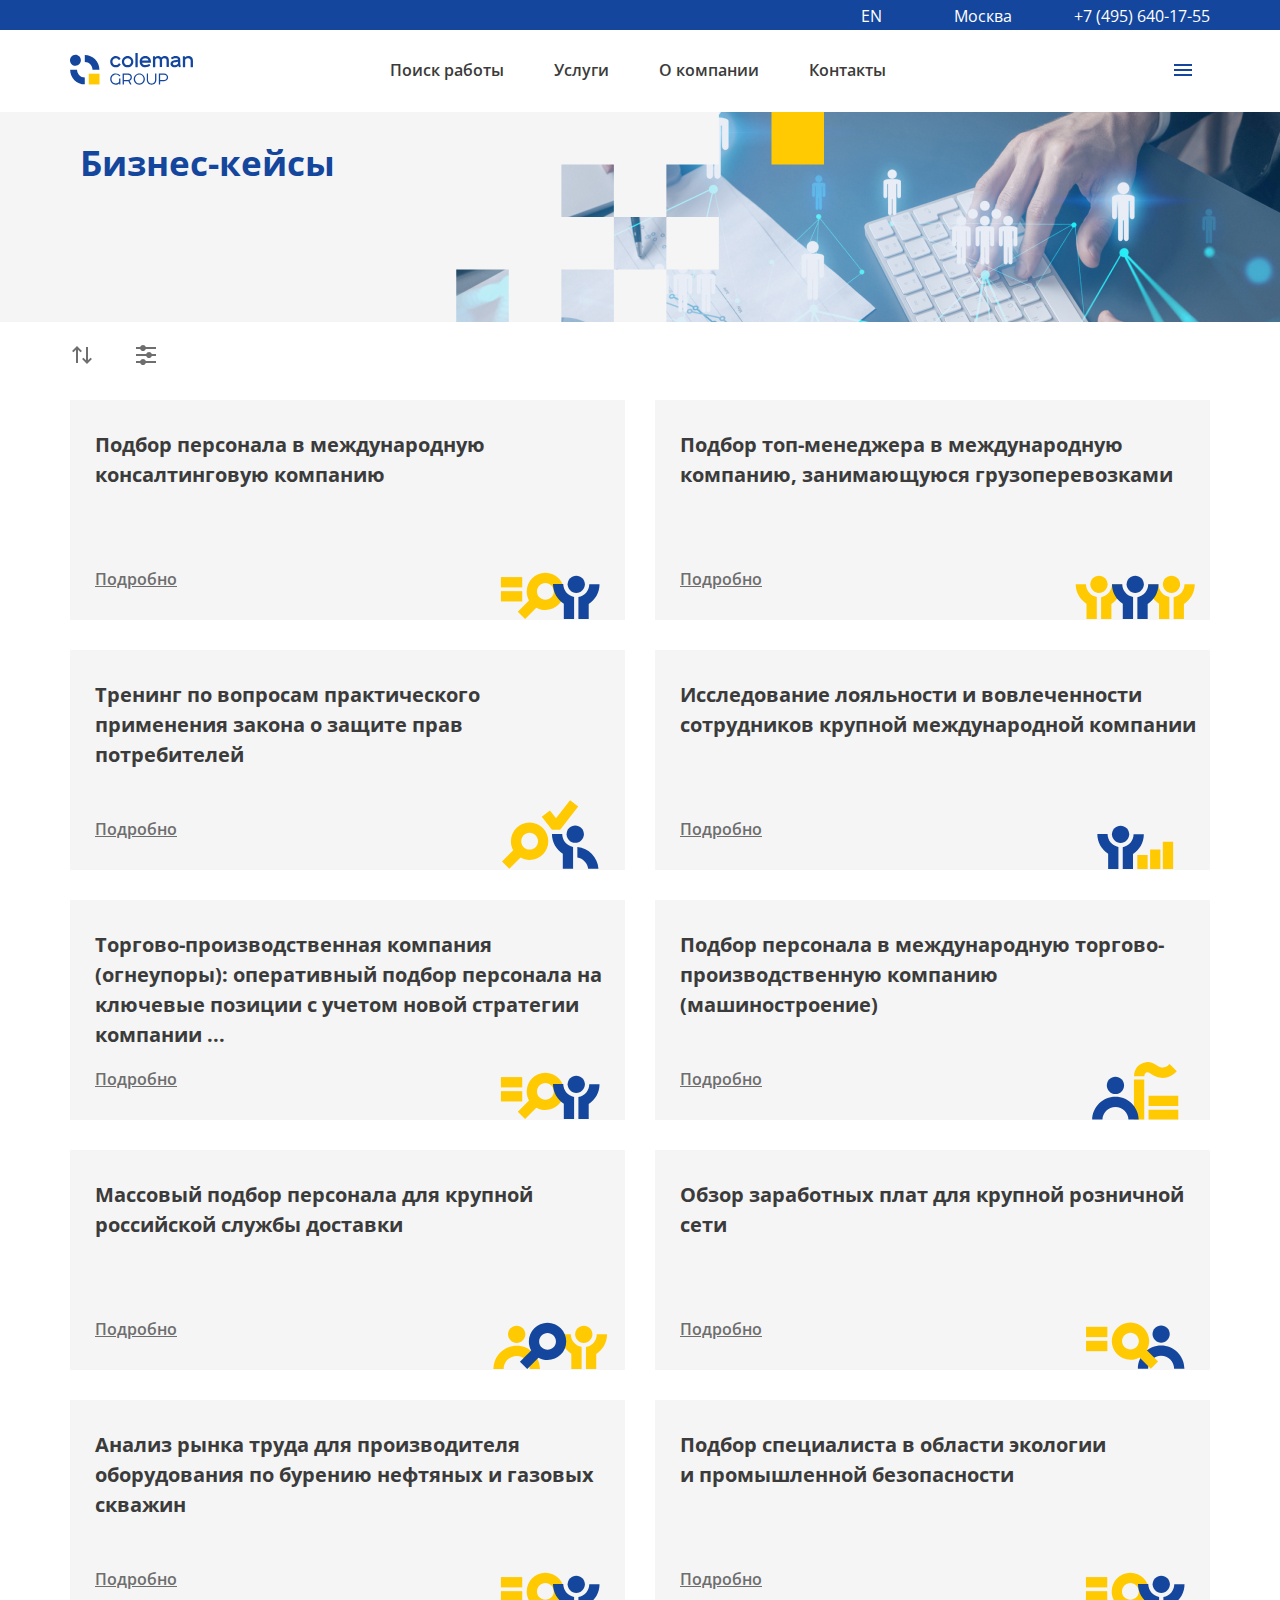
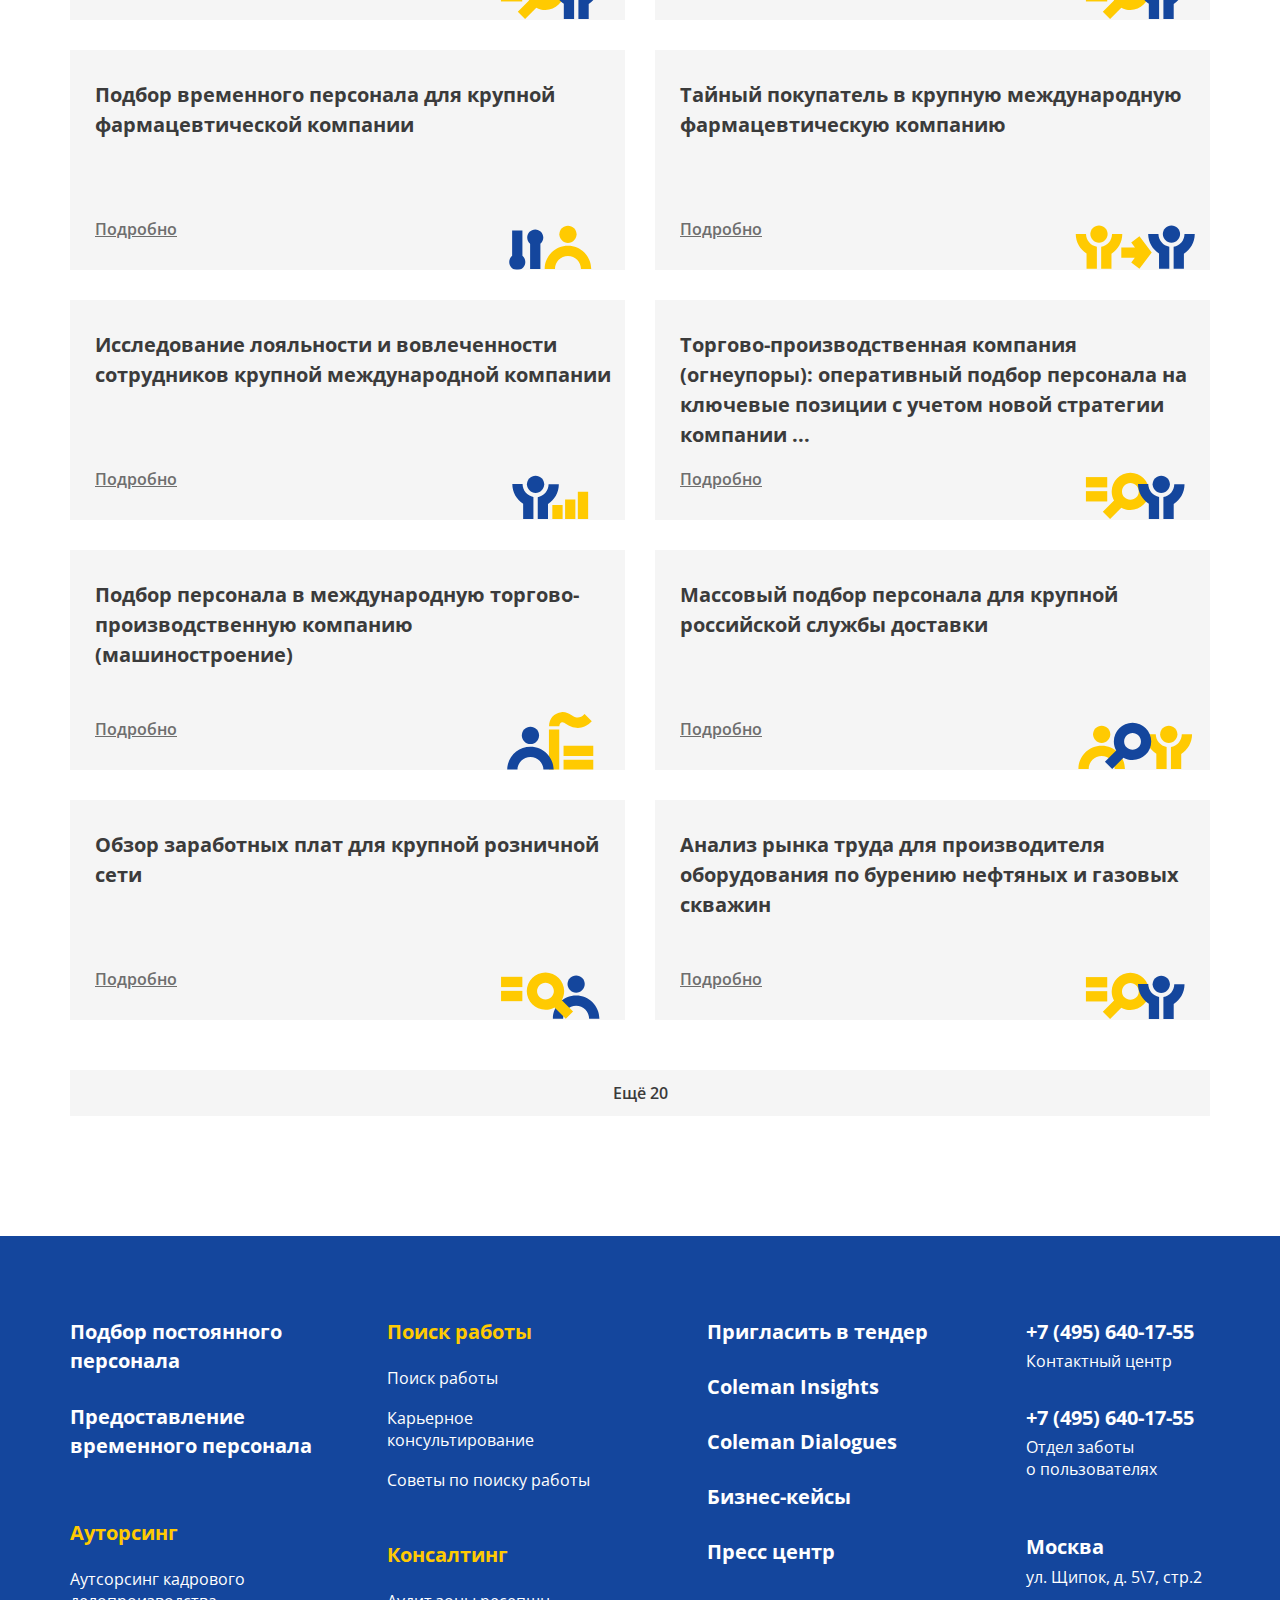
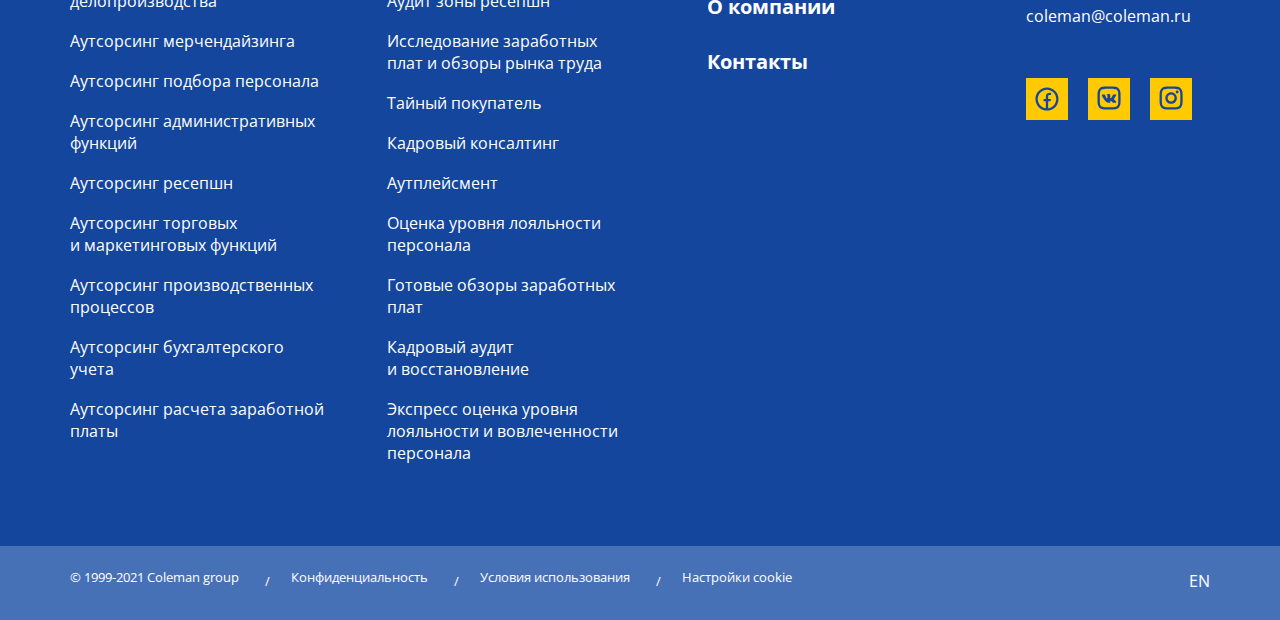
<file: bussines-case.html>
<!DOCTYPE html>
<html>
<head>
	<!-- <base href="/"> -->
	<meta charset="utf-8">
	<title>Simple Starter</title>
	<meta name="description" content="Simple Starter Description">
	<meta name="viewport" content="width=device-width, initial-scale=1.0, minimum-scale=1.0, maximum-scale=1.0, user-scalable=no">
	<meta property="og:image" content="images/preview.jpg">

	<link rel="icon" href="images/favicon.png">
	<link rel="preconnect" href="https://fonts.googleapis.com">
	<link rel="preconnect" href="https://fonts.gstatic.com" crossorigin>
	<link href="https://fonts.googleapis.com/css2?family=Open+Sans:wght@400;600;700&display=swap" rel="stylesheet">

	<link rel="stylesheet" href="libs/bootstrap/css/bootstrap-reboot.min.css">
	<link rel="stylesheet" href="libs/bootstrap/css/bootstrap-grid.min.css">
	<link rel="stylesheet" href="libs/swiper/swiper-bundle.min.css">
	<link rel="stylesheet" href="css/main.css">
	<link rel="stylesheet" href="css/media.css">

	<script src="libs/jquery/jquery-3.6.0.min.js" defer></script>
	<script src="libs/swiper/swiper-bundle.min.js" defer></script>
	<script src="libs/notifyjs/notify.min.js" defer></script>
	<script src="libs/jQuery.equalHeights/jquery.equalheights.min.js" defer></script>
	<script src="js/common.js" defer></script>
</head>

<body>
<div class="page-wrap">

	<div class="overlay"></div>
	<nav class="mmenu">
		<div class="mmenu__top">
			<div class="mmenu__close">
				<svg width="14" height="14" viewBox="0 0 14 14" fill="none" xmlns="http://www.w3.org/2000/svg"><path d="M7.00072 5.58599L11.9507 0.635986L13.3647 2.04999L8.41472 6.99999L13.3647 11.95L11.9507 13.364L7.00072 8.41399L2.05072 13.364L0.636719 11.95L5.58672 6.99999L0.636719 2.04999L2.05072 0.635986L7.00072 5.58599Z" fill="#14469D"/></svg>
			</div>
			<div class="logo">
				<a href="/" class="logo__link">
					<svg width="123" height="34" viewBox="0 0 123 34" fill="none" xmlns="http://www.w3.org/2000/svg"><path fill-rule="evenodd" clip-rule="evenodd" d="M14.7914 1.98915C22.8734 1.98915 29.425 8.56613 29.425 16.679H22.5182C22.5182 12.3952 19.0586 8.92251 14.7913 8.92251L14.7914 1.98915ZM14.7916 31.3691C6.70964 31.3691 0.15804 24.7922 0.15804 16.6792H7.06481C7.06481 20.963 10.5244 24.4359 14.7917 24.4359L14.7916 31.3691ZM0.00275521 7.4659C-0.0919555 4.45017 2.26681 1.92834 5.27111 1.83356C8.27527 1.73877 10.7874 4.10633 10.8819 7.1222C10.9763 10.1379 8.61766 12.6598 5.61335 12.7545C2.60933 12.8493 0.0973207 10.4818 0.00275521 7.4659ZM94.1051 20.5039L89.0935 20.5036C88.92 20.5036 88.8334 20.5905 88.8334 20.7647V31.1867C88.8334 31.3606 88.92 31.4475 89.0935 31.4475H89.8937C90.067 31.4475 90.1537 31.3606 90.1537 31.1867V28.1744H94.0945C95.1413 28.1744 96.2324 27.8059 96.9951 27.07C97.7524 26.3659 98.1353 25.3881 98.1353 24.3592C98.1353 23.3132 97.7468 22.3744 96.9951 21.648C96.1843 20.865 95.2279 20.5039 94.1051 20.5039ZM45.8258 3.05C47.8035 3.05 49.5418 4.07891 50.5386 5.63249C50.6294 5.77336 50.5702 5.90139 50.4811 5.97269L49.1049 7.02523C48.9724 7.12585 48.8312 7.04433 48.7728 6.95524C48.1826 5.93741 47.0839 5.25307 45.8258 5.25307C43.9439 5.25307 42.4181 6.78448 42.4181 8.67389C42.4181 10.563 43.9437 12.0947 45.8258 12.0947C47.0752 12.0947 48.1717 11.422 48.7605 10.4131C48.833 10.2889 48.9662 10.1766 49.1547 10.3223L50.5046 11.3548C50.6161 11.4398 50.6383 11.5562 50.5722 11.6622C49.5848 13.2477 47.8259 14.2979 45.8256 14.2979C42.7315 14.2979 40.2233 11.78 40.2233 8.67403C40.2233 5.56804 42.7317 3.05 45.8258 3.05ZM57.6216 5.25321C59.5719 5.25321 61.1529 6.78463 61.1529 8.67403C61.1529 10.5631 59.5719 12.0949 57.6216 12.0949C55.6713 12.0949 54.0901 10.5633 54.0901 8.67403C54.0901 6.78477 55.6713 5.25321 57.6216 5.25321ZM57.6215 3.05C60.784 3.05 63.3477 5.56789 63.3477 8.67389C63.3477 11.7799 60.784 14.2978 57.6215 14.2978C54.4591 14.2978 51.8954 11.7799 51.8954 8.67389C51.8954 5.56789 54.4591 3.05 57.6215 3.05ZM67.4294 0H65.6894C65.5025 0 65.4092 0.0937631 65.4092 0.281289V13.8561C65.4092 14.0021 65.5196 14.1372 65.6691 14.1372H67.4294C67.6162 14.1372 67.7096 14.0435 67.7096 13.8561V0.281289C67.7096 0.0937631 67.6162 0 67.4294 0ZM75.3206 3.05C78.9591 3.05 80.9523 5.56833 80.9523 8.67389V9.42924C80.9523 9.73794 80.7412 9.71928 80.5596 9.71928H78.5685H72.0419C72.4434 11.1482 73.6712 12.0946 75.2426 12.0946C76.5553 12.0946 77.9068 11.9143 78.9651 11.0289C79.0936 10.9213 79.2045 10.8218 79.3551 11.0156L80.2435 12.2232C80.3377 12.3511 80.2903 12.4944 80.1824 12.5847C79.091 13.537 77.6855 14.2978 75.3209 14.2978C72.0198 14.2978 69.6892 11.7799 69.6892 8.67389C69.6892 5.56789 71.6821 3.05 75.3206 3.05ZM78.4831 7.61085C78.142 6.09766 76.956 5.25321 75.2423 5.25321C73.5167 5.25321 72.37 6.10641 72.0171 7.61085H78.4831ZM82.9527 3.4739V13.8358C82.9527 14.0366 83.0262 14.1372 83.1729 14.1372H85.0132C85.1865 14.1372 85.2731 14.0435 85.2731 13.8561V6.64683C85.8464 5.70963 86.64 5.24125 87.6538 5.24125C88.3339 5.24125 88.8538 5.44205 89.214 5.84379C89.574 6.24538 89.754 6.82079 89.754 7.5706V13.8158C89.754 14.0166 89.8542 14.1172 90.0542 14.1172H91.7744C91.9743 14.1172 92.0744 14.0235 92.0744 13.836V7.53036C92.0744 7.18272 92.0867 6.82429 91.9945 6.48642C92.2879 6.0981 92.6278 5.79013 93.0147 5.5625C93.388 5.34829 93.8482 5.24125 94.3949 5.24125C95.0084 5.24125 95.5219 5.43563 95.9352 5.82352C96.3353 6.21169 96.5354 6.79396 96.5354 7.5706V13.8158C96.5354 14.0166 96.6356 14.1172 96.8356 14.1172H98.5558C98.7757 14.1172 98.8758 14.0432 98.8758 13.8158V7.46999C98.8758 6.7069 98.7625 6.03773 98.5359 5.46217C98.3093 4.89989 98.0092 4.43763 97.6356 4.07658C97.2759 3.7285 96.8221 3.46078 96.2755 3.27325C95.7687 3.09914 95.2287 3.01223 94.6552 3.01223C94.0552 3.01223 93.435 3.14595 92.7949 3.41382C92.1681 3.68155 91.6278 4.08314 91.1745 4.61874C90.8811 4.15007 90.461 3.76175 89.9142 3.45421C89.3808 3.15966 88.7804 3.01238 88.1138 3.01238C86.9404 3.01238 86.0136 3.41397 85.3334 4.2173H85.2134L85.0133 3.43424C84.9733 3.25998 84.8798 3.17293 84.7331 3.17293H83.2927C82.9582 3.17293 82.9527 3.33741 82.9527 3.4739ZM104.437 9.35764L105.832 9.12681L107.957 8.77538V10.6028C107.611 11.0715 107.171 11.4459 106.637 11.7275C106.091 12.0085 105.437 12.1492 104.677 12.1492C104.05 12.1492 103.59 12.0288 103.297 11.7876C102.717 11.3112 102.719 10.4195 103.237 9.9001C103.49 9.64579 103.89 9.46511 104.437 9.35764ZM108.258 12.8719L108.277 12.852H108.378L108.878 14.1171C108.944 14.2911 109.058 14.3446 109.218 14.2777L110.638 13.8158C110.839 13.7867 110.87 13.5828 110.818 13.4142L110.558 12.5707C110.454 12.207 110.391 11.8403 110.338 11.4664C110.298 11.0913 110.278 10.7033 110.278 10.3014V6.80752C110.278 6.12479 110.158 5.54252 109.918 5.06044C109.691 4.59177 109.357 4.20344 108.917 3.89591C108.491 3.60135 108.01 3.38014 107.477 3.23315C106.957 3.09929 106.397 3.03235 105.797 3.03235C104.823 3.03235 103.957 3.16636 103.196 3.43409C102.45 3.70167 101.749 4.08314 101.096 4.57879C100.971 4.7039 100.915 4.89449 101.036 5.04046L101.816 6.14476C101.932 6.28942 102.168 6.30473 102.316 6.20513C102.78 5.90984 103.398 5.61849 103.917 5.46232C104.864 5.16091 106.38 5.09062 107.297 5.52269C107.671 5.6984 107.881 5.97663 107.927 6.35737C107.943 6.49051 107.937 6.63312 107.937 6.76757L104.417 7.22967C103.203 7.39022 102.243 7.78525 101.536 8.41433C100.843 9.03013 100.496 9.85344 100.496 10.8841C100.496 11.393 100.596 11.8551 100.796 12.2698C100.996 12.6983 101.262 13.0599 101.596 13.3545C101.956 13.6757 102.363 13.9099 102.816 14.0572C103.296 14.2177 103.823 14.2982 104.397 14.2982C105.196 14.2982 105.917 14.1778 106.557 13.9367C107.17 13.7091 107.738 13.354 108.258 12.8719ZM112.858 3.47375V13.8559C112.858 14.0433 112.952 14.1371 113.139 14.1371H114.899C115.086 14.1371 115.179 14.0433 115.179 13.8559V6.64668C115.539 6.19157 115.986 5.8435 116.519 5.60245C117.053 5.36141 117.599 5.24096 118.159 5.24096C118.92 5.24096 119.527 5.45517 119.98 5.88345C120.42 6.31202 120.64 6.98805 120.64 7.91168V13.8559C120.64 14.0433 120.727 14.1371 120.9 14.1371H122.66C122.86 14.1371 122.961 14.0433 122.961 13.8559V7.89185C122.961 7.08837 122.847 6.37881 122.62 5.76315C122.196 4.59118 121.379 3.75694 120.2 3.35345C119.613 3.15266 118.973 3.05233 118.279 3.05233C117.117 3.05233 116.04 3.44911 115.179 4.23713H115.059L114.879 3.43395C114.839 3.27325 114.732 3.1929 114.559 3.1929H113.139C112.952 3.1929 112.858 3.28652 112.858 3.47375ZM94.0945 26.9694H90.1537V21.7083H94.0945C94.9748 21.7083 95.6483 21.9626 96.115 22.4714C96.5817 22.9801 96.815 23.6025 96.815 24.3386C96.815 25.0886 96.5817 25.7179 96.115 26.2262C95.6615 26.7216 94.988 26.9694 94.0945 26.9694ZM76.811 20.7445V26.7085C76.811 27.4313 76.9199 28.0868 77.1311 28.6763C77.5571 29.8667 78.4244 30.7874 79.5914 31.2667C80.1651 31.5077 80.825 31.6282 81.5721 31.6282C82.3057 31.6282 82.9721 31.5077 83.5725 31.2667C84.7702 30.7746 85.5973 29.8872 86.0528 28.6763C86.2664 28.0872 86.3728 27.438 86.3728 26.7285V20.7843C86.3728 20.6104 86.2864 20.5235 86.113 20.5235H85.3329C85.1461 20.5235 85.0527 20.6104 85.0527 20.7843V26.6884C85.0527 27.2372 84.9728 27.7393 84.8126 28.1943C84.4846 29.1069 83.9351 29.7624 83.0323 30.1423C82.5788 30.3298 82.0786 30.4236 81.532 30.4236C80.9985 30.4236 80.505 30.3298 80.0519 30.1423C79.1613 29.7793 78.5784 29.053 78.2713 28.1543C78.1114 27.6989 78.0312 27.197 78.0312 26.6481V20.7445C78.0312 20.5703 77.9446 20.4831 77.7712 20.4831H77.0714C76.898 20.4831 76.811 20.5703 76.811 20.7445ZM57.8475 26.9694H53.9065V21.7083H57.8475C58.7276 21.7083 59.4077 21.9626 59.888 22.4714C60.3679 22.9801 60.608 23.6025 60.608 24.3386C60.608 25.1021 60.3679 25.731 59.888 26.2262C59.4077 26.7216 58.7275 26.9694 57.8475 26.9694ZM57.8475 20.5035H57.8876H52.8864C52.7131 20.5035 52.6265 20.5904 52.6265 20.7645V31.1865C52.6265 31.3605 52.7131 31.4474 52.8864 31.4474H53.6867C53.86 31.4474 53.9466 31.3605 53.9466 31.1865V28.1743H57.8876H58.1277C58.2343 28.1743 58.3142 28.1674 58.3675 28.1543L59.968 31.2066C60.0614 31.3673 60.1816 31.4475 60.3283 31.4475H61.2885C61.4453 31.4475 61.5194 31.309 61.4482 31.1665L59.5882 27.8331C60.2816 27.5385 60.8416 27.0762 61.2683 26.4473C61.6818 25.8315 61.8884 25.1221 61.8884 24.3188C61.8884 23.7832 61.7886 23.2811 61.5886 22.8126C61.3884 22.3575 61.1083 21.9557 60.7482 21.6077C60.4015 21.2731 59.975 21.0056 59.4682 20.8043C58.9612 20.6035 58.421 20.5035 57.8475 20.5035ZM50.1458 25.544H49.3857C49.1989 25.544 49.1058 25.6309 49.1058 25.805V28.9174C48.6788 29.3859 48.1986 29.7474 47.6654 30.0019C47.1052 30.2696 46.4919 30.4033 45.8247 30.4033C45.2113 30.4033 44.638 30.2897 44.1045 30.0621C43.5578 29.8346 43.1043 29.5265 42.744 29.1382C42.3576 28.7367 42.0574 28.2682 41.844 27.7327C41.6306 27.2107 41.524 26.6284 41.524 25.9858C41.524 25.343 41.6306 24.7607 41.844 24.2386C42.0574 23.7031 42.3575 23.2347 42.744 22.8331C43.1176 22.4312 43.5642 22.1234 44.0845 21.9092C44.6181 21.6817 45.1913 21.568 45.8047 21.568C46.5383 21.568 47.1985 21.7153 47.7853 22.0098C48.3721 22.3044 48.8786 22.7258 49.3055 23.2748C49.4255 23.4221 49.552 23.4354 49.6855 23.3149L50.2456 22.8331C50.3738 22.7363 50.4096 22.6223 50.3058 22.4915C49.1854 21.099 47.6919 20.403 45.8246 20.403C45.0245 20.403 44.2844 20.5434 43.6041 20.8247C42.924 21.1057 42.3308 21.5008 41.8238 22.0097C41.317 22.518 40.9235 23.114 40.6435 23.7969C40.3636 24.4797 40.2234 25.236 40.2234 26.0658C40.2234 26.869 40.3638 27.612 40.6435 28.2949C40.9235 28.9778 41.317 29.5734 41.8238 30.0821C42.3308 30.5908 42.924 30.9859 43.6041 31.2669C44.2844 31.5481 45.0245 31.6886 45.8246 31.6886C46.4649 31.6886 47.065 31.5879 47.625 31.3874C48.1983 31.1866 48.7186 30.8587 49.1852 30.4033L49.3254 31.2669C49.3475 31.421 49.4701 31.5279 49.6254 31.5279H50.1454C50.3189 31.5279 50.4054 31.441 50.4054 31.2669V25.805C50.4054 25.6309 50.3193 25.544 50.1458 25.544ZM69.3095 21.5487C71.6905 21.5487 73.6206 23.5666 73.6206 26.0556C73.6206 28.545 71.6905 30.5628 69.3095 30.5628C66.9287 30.5628 64.9986 28.545 64.9986 26.0556C64.9986 23.5665 66.9287 21.5487 69.3095 21.5487ZM69.3095 20.4434C66.2218 20.4434 63.7185 22.9562 63.7185 26.0558C63.7185 29.1555 66.2218 31.6683 69.3095 31.6683C72.3974 31.6683 74.9005 29.1555 74.9005 26.0558C74.9005 22.9562 72.3974 20.4434 69.3095 20.4434Z" fill="#14469D"/><path fill-rule="evenodd" clip-rule="evenodd" d="M18.7871 20.6904H29.5031V31.4477H18.7871V20.6904Z" fill="#FFCA01"/></svg>
				</a>
			</div>
		</div>
		<div class="mmenu__content">

			<nav class="menu__services mmenu-dd mmenu__content-menu" data-mmenu="services">
				<div class="mmenu__content_top">
					<a href="#" class="mmenu__content_arrow" data-ddmenu="main">
						<svg width="24" height="24" viewBox="0 0 24 24" fill="none" xmlns="http://www.w3.org/2000/svg"><path d="M4.29289 11.2929C3.90237 11.6834 3.90237 12.3166 4.29289 12.7071L10.6569 19.0711C11.0474 19.4616 11.6805 19.4616 12.0711 19.0711C12.4616 18.6805 12.4616 18.0474 12.0711 17.6569L6.41421 12L12.0711 6.34315C12.4616 5.95262 12.4616 5.31946 12.0711 4.92893C11.6805 4.53841 11.0474 4.53841 10.6569 4.92893L4.29289 11.2929ZM20 11L5 11V13L20 13V11Z" fill="#6E6E6E"/></svg>
					</a>
					<span class="mmenu__content_title">Услуги</span>
				</div>
				<ul class="mmenu__list-small mmenu-ul-offset">
					<li class="mmenu__list-small-item"><a class="mmenu__list-small-link" href="#">Временный персонал</a></li>
					<li class="mmenu__list-small-item"><a class="mmenu__list-small-link" href="#">Постоянный персонал</a></li>
					<li class="mmenu__list-small-item"><a class="mmenu__list-small-link" href="#" data-ddmenu="autsource">Ауторсинг бизнес процессов</a></li>
					<li class="mmenu__list-small-item"><a class="mmenu__list-small-link" href="#" data-ddmenu="consulting">Консалтинг</a></li>
					<li class="mmenu__list-small-item"><a class="mmenu__list-small-link" href="#">Карьерное консультирование</a></li>
				</ul>
				<ul class="mmenu__list-dop mmenu-ul-offset">
					<li class="mmenu__list-dop-item"><a class="mmenu__list-dop-link" href="#">Заказать услугу</a></li>
					<li class="mmenu__list-dop-item"><a class="mmenu__list-dop-link" href="#">Пригласить в тендер</a></li>
				</ul>
			</nav>
			<nav class="menu__services mmenu-dd mmenu__content-menu" data-mmenu="autsource">
				<div class="mmenu__content_top">
					<a href="#" class="mmenu__content_arrow" data-ddmenu="services">
						<svg width="24" height="24" viewBox="0 0 24 24" fill="none" xmlns="http://www.w3.org/2000/svg"><path d="M4.29289 11.2929C3.90237 11.6834 3.90237 12.3166 4.29289 12.7071L10.6569 19.0711C11.0474 19.4616 11.6805 19.4616 12.0711 19.0711C12.4616 18.6805 12.4616 18.0474 12.0711 17.6569L6.41421 12L12.0711 6.34315C12.4616 5.95262 12.4616 5.31946 12.0711 4.92893C11.6805 4.53841 11.0474 4.53841 10.6569 4.92893L4.29289 11.2929ZM20 11L5 11V13L20 13V11Z" fill="#6E6E6E"/></svg>
					</a>
					<span class="mmenu__content_title">Ауторсинг бизнес процессов</span>
				</div>
				<ul class="mmenu__list-small mmenu-ul-offset">
					<li class="mmenu__list-small-item"><a class="mmenu__list-small-link" href="#">Аутсорсинг кадрового делопроизводства</a></li>
					<li class="mmenu__list-small-item"><a class="mmenu__list-small-link" href="#">Аутсорсинг мерчендайзинга</a></li>
					<li class="mmenu__list-small-item"><a class="mmenu__list-small-link" href="#">Аутсорсинг подбора персонала</a></li>
					<li class="mmenu__list-small-item"><a class="mmenu__list-small-link" href="#">Аутсорсинг административных функций</a></li>
					<li class="mmenu__list-small-item"><a class="mmenu__list-small-link" href="#">Аутсорсинг ресепшн</a></li>
					<li class="mmenu__list-small-item"><a class="mmenu__list-small-link" href="#">Аутсорсинг торговых и маркетинговых функций</a></li>
					<li class="mmenu__list-small-item"><a class="mmenu__list-small-link" href="#">Аутсорсинг производственных процессов</a></li>
					<li class="mmenu__list-small-item"><a class="mmenu__list-small-link" href="#">Аутсорсинг бухгалтерского учета</a></li>
					<li class="mmenu__list-small-item"><a class="mmenu__list-small-link" href="#">Аутсорсинг расчета заработной платы</a></li>
				</ul>
				<ul class="mmenu__list-dop mmenu-ul-offset">
					<li class="mmenu__list-dop-item"><a class="mmenu__list-dop-link" href="#">Заказать услугу</a></li>
					<li class="mmenu__list-dop-item"><a class="mmenu__list-dop-link" href="#">Пригласить в тендер</a></li>
				</ul>
			</nav>
			<nav class="menu__services mmenu-dd mmenu__content-menu" data-mmenu="consulting">
				<div class="mmenu__content_top">
					<a href="#" class="mmenu__content_arrow" data-ddmenu="services">
						<svg width="24" height="24" viewBox="0 0 24 24" fill="none" xmlns="http://www.w3.org/2000/svg"><path d="M4.29289 11.2929C3.90237 11.6834 3.90237 12.3166 4.29289 12.7071L10.6569 19.0711C11.0474 19.4616 11.6805 19.4616 12.0711 19.0711C12.4616 18.6805 12.4616 18.0474 12.0711 17.6569L6.41421 12L12.0711 6.34315C12.4616 5.95262 12.4616 5.31946 12.0711 4.92893C11.6805 4.53841 11.0474 4.53841 10.6569 4.92893L4.29289 11.2929ZM20 11L5 11V13L20 13V11Z" fill="#6E6E6E"/></svg>
					</a>
					<span class="mmenu__content_title">Консалтинг</span>
				</div>
				<ul class="mmenu__list-small mmenu-ul-offset">
					<li class="mmenu__list-small-item"><a class="mmenu__list-small-link" href="#">Аудит зоны ресепшн</a></li>
					<li class="mmenu__list-small-item"><a class="mmenu__list-small-link" href="#">Исследование заработных плат и обзоры рынка труда</a></li>
					<li class="mmenu__list-small-item"><a class="mmenu__list-small-link" href="#">Тайный покупатель</a></li>
					<li class="mmenu__list-small-item"><a class="mmenu__list-small-link" href="#">Кадровый консалтинг</a></li>
					<li class="mmenu__list-small-item"><a class="mmenu__list-small-link" href="#">Аутплейсмент</a></li>
					<li class="mmenu__list-small-item"><a class="mmenu__list-small-link" href="#">Оценка уровня лояльности персонала</a></li>
					<li class="mmenu__list-small-item"><a class="mmenu__list-small-link" href="#">Готовые обзоры заработных плат</a></li>
					<li class="mmenu__list-small-item"><a class="mmenu__list-small-link" href="#">Кадровый аудит и восстановление</a></li>
					<li class="mmenu__list-small-item"><a class="mmenu__list-small-link" href="#">Экспресс-оценка уровня лояльности и вовлеченности персонала</a></li>
				</ul>
				<ul class="mmenu__list-dop mmenu-ul-offset">
					<li class="mmenu__list-dop-item"><a class="mmenu__list-dop-link" href="#">Заказать услугу</a></li>
					<li class="mmenu__list-dop-item"><a class="mmenu__list-dop-link" href="#">Пригласить в тендер</a></li>
				</ul>
			</nav>
			<nav class="menu__services mmenu-dd mmenu__content-menu" data-mmenu="projects">
				<div class="mmenu__content_top">
					<a href="#" class="mmenu__content_arrow" data-ddmenu="main">
						<svg width="24" height="24" viewBox="0 0 24 24" fill="none" xmlns="http://www.w3.org/2000/svg"><path d="M4.29289 11.2929C3.90237 11.6834 3.90237 12.3166 4.29289 12.7071L10.6569 19.0711C11.0474 19.4616 11.6805 19.4616 12.0711 19.0711C12.4616 18.6805 12.4616 18.0474 12.0711 17.6569L6.41421 12L12.0711 6.34315C12.4616 5.95262 12.4616 5.31946 12.0711 4.92893C11.6805 4.53841 11.0474 4.53841 10.6569 4.92893L4.29289 11.2929ZM20 11L5 11V13L20 13V11Z" fill="#6E6E6E"/></svg>
					</a>
					<span class="mmenu__content_title">Проекты</span>
				</div>
				<ul class="mmenu__list-small mmenu-ul-offset">
					<li class="mmenu__list-small-item"><a class="mmenu__list-small-link" href="#">Coleman dialogues</a></li>
					<li class="mmenu__list-small-item"><a class="mmenu__list-small-link" href="#">Coleman insights</a></li>
					<li class="mmenu__list-small-item"><a class="mmenu__list-small-link" href="#">Бизнес завтраки</a></li>
					<li class="mmenu__list-small-item"><a class="mmenu__list-small-link" href="#">Coleman hospitality</a></li>
					<li class="mmenu__list-small-item"><a class="mmenu__list-small-link" href="#">Avancebox</a></li>
					<li class="mmenu__list-small-item"><a class="mmenu__list-small-link" href="#">Coleman HR Analytical service</a></li>
				</ul>
			</nav>

			<nav class="menu__main mmenu__content-menu" data-mmenu="main">
				<ul class="mmenu__list-main">
					<li class="mmenu__list-main-item"><a class="mmenu__list-main-link" href="#" data-ddmenu="services">Услуги</a></li>
					<li class="mmenu__list-main-item"><a class="mmenu__list-main-link" href="#" data-ddmenu="projects">Проекты</a></li>
					<li class="mmenu__list-main-item"><a class="mmenu__list-main-link" href="#">Поиск работы</a></li>
				</ul>
				<ul class="mmenu__list-small">
					<li class="mmenu__list-small-item"><a class="mmenu__list-small-link" href="#">Бизнес-кейсы</a></li>
					<li class="mmenu__list-small-item"><a class="mmenu__list-small-link" href="#">Пресс-центр</a></li>
					<li class="mmenu__list-small-item"><a class="mmenu__list-small-link" href="#">О компании</a></li>
					<li class="mmenu__list-small-item"><a class="mmenu__list-small-link" href="#">Контакты</a></li>
				</ul>
				<ul class="mmenu__list-dop">
					<li class="mmenu__list-dop-item"><a class="mmenu__list-dop-link" href="#">Заказать услугу</a></li>
					<li class="mmenu__list-dop-item"><a class="mmenu__list-dop-link" href="#">Пригласить в тендер</a></li>
				</ul>
			</nav>

		</div>
	</nav>

	<div class="mm-slide lang" data-side="lang">
		<div class="mm-slide__top">
			<span class="mm-slide__title">Выберите язык</span>
			<div class="mm-slide__close">
				<svg width="14" height="14" viewBox="0 0 14 14" fill="none" xmlns="http://www.w3.org/2000/svg"><path d="M7.00072 5.58599L11.9507 0.635986L13.3647 2.04999L8.41472 6.99999L13.3647 11.95L11.9507 13.364L7.00072 8.41399L2.05072 13.364L0.636719 11.95L5.58672 6.99999L0.636719 2.04999L2.05072 0.635986L7.00072 5.58599Z" fill="#14469D"/></svg>
			</div>
		</div>
		<div class="mm-slide__content">
			<div class="mm-slide__list">
				<label class="mm-slide__item">
					<div class="mm-slide__item_title">Русский</div>
					<div class="mm-checkbox">
						<input type="radio" name="lang" value="ru" checked>
						<span class="mm-checkbox__checkbox"></span>
					</div>
				</label>
				<label class="mm-slide__item">
					<div class="mm-slide__item_title">Английский</div>
					<div class="mm-checkbox">
						<input type="radio" name="lang" value="en">
						<span class="mm-checkbox__checkbox"></span>
					</div>
				</label>
			</div>
		</div>
		<div class="mm-slide__bottom">
			<div class="mm-slide__btn btn">Применить</div>
		</div>
	</div>
	<div class="mm-slide city" data-side="city">
		<div class="mm-slide__top">
			<span class="mm-slide__title">Выберите регион</span>
			<div class="mm-slide__close">
				<svg width="14" height="14" viewBox="0 0 14 14" fill="none" xmlns="http://www.w3.org/2000/svg"><path d="M7.00072 5.58599L11.9507 0.635986L13.3647 2.04999L8.41472 6.99999L13.3647 11.95L11.9507 13.364L7.00072 8.41399L2.05072 13.364L0.636719 11.95L5.58672 6.99999L0.636719 2.04999L2.05072 0.635986L7.00072 5.58599Z" fill="#14469D"/></svg>
			</div>
		</div>
		<div class="mm-slide__content">
			<div class="mm-slide__list">
				<label class="mm-slide__item">
					<div class="mm-slide__item_title">Москва</div>
					<div class="mm-checkbox">
						<input type="radio" name="city" value="mos" checked>
						<span class="mm-checkbox__checkbox"></span>
					</div>
				</label>
				<label class="mm-slide__item">
					<div class="mm-slide__item_title">Санкт Питербург</div>
					<div class="mm-checkbox">
						<input type="radio" name="city" value="piter">
						<span class="mm-checkbox__checkbox"></span>
					</div>
				</label>
				<label class="mm-slide__item">
					<div class="mm-slide__item_title">Нижний новгород</div>
					<div class="mm-checkbox">
						<input type="radio" name="city" value="novgorod">
						<span class="mm-checkbox__checkbox"></span>
					</div>
				</label>
			</div>
		</div>
		<div class="mm-slide__bottom">
			<div class="mm-slide__btn btn">Применить</div>
		</div>
	</div>
	<div class="mm-slide filter" data-side="filter">
		<div class="mm-slide__top">
			<span class="mm-slide__title">Фильтр</span>
			<div class="mm-slide__close">
				<svg width="14" height="14" viewBox="0 0 14 14" fill="none" xmlns="http://www.w3.org/2000/svg"><path d="M7.00072 5.58599L11.9507 0.635986L13.3647 2.04999L8.41472 6.99999L13.3647 11.95L11.9507 13.364L7.00072 8.41399L2.05072 13.364L0.636719 11.95L5.58672 6.99999L0.636719 2.04999L2.05072 0.635986L7.00072 5.58599Z" fill="#14469D"/></svg>
			</div>
		</div>
		<div class="mm-slide__content">
			<div class="mm-slide__list">
				<div class="mm-slide-tab">

					<div class="mm-slide-tab__item">
						<div class="mm-slide-tab__top">
							<span class="mm-slide-tab__top-title">Профессия / должность</span>
							<span class="mm-slide-tab__top-icon">
								<svg width="24" height="24" viewBox="0 0 24 24" fill="none" xmlns="http://www.w3.org/2000/svg"><g clip-path="url(#clip0_1258_10167)"><path d="M12.1293 13.2378L17.9043 7.46277L19.5539 9.11244L12.1293 16.5371L4.70459 9.11244L6.35426 7.46278L12.1293 13.2378Z" fill="#6E6E6E"/></g><defs><clipPath id="clip0_1258_10167"><rect width="24" height="24" fill="white" transform="translate(24 24) rotate(-180)"/></clipPath></defs></svg>
							</span>
						</div>
						<div class="mm-slide-tab__content">
							<label class="mm-slide-tab__checkbox">
								<span class="mm-slide-tab__checkbox-text">Все (333)</span>
								<input type="checkbox" name="filter" value="all">
								<span class="mm-slide-tab__checkbox-checkbox"></span>
							</label>
							<label class="mm-slide-tab__checkbox">
								<span class="mm-slide-tab__checkbox-text">Автомобильный бизнес (15)</span>
								<input type="checkbox" name="filter" value="auto-bussines">
								<span class="mm-slide-tab__checkbox-checkbox"></span>
							</label>
							<label class="mm-slide-tab__checkbox">
								<span class="mm-slide-tab__checkbox-text">Государственные организации (15)</span>
								<input type="checkbox" name="filter" value="gos-organizacii">
								<span class="mm-slide-tab__checkbox-checkbox"></span>
							</label>
							<label class="mm-slide-tab__checkbox">
								<span class="mm-slide-tab__checkbox-text">Добывающая отрасль (115)</span>
								<input type="checkbox" name="filter" value="dobivayshaya-otrasl">
								<span class="mm-slide-tab__checkbox-checkbox"></span>
							</label>
							<label class="mm-slide-tab__checkbox">
								<span class="mm-slide-tab__checkbox-text">Информационные технологии, системная интеграция, интернет (135)</span>
								<input type="checkbox" name="filter" value="info-tehnology-sistem-inegracii">
								<span class="mm-slide-tab__checkbox-checkbox"></span>
							</label>
							<a href="#" class="mm-slide-tab__more">ещё 5</a>
						</div>
					</div>
					<div class="mm-slide-tab__item">
						<div class="mm-slide-tab__top">
							<span class="mm-slide-tab__top-title">Тип занятости</span>
							<span class="mm-slide-tab__top-icon">
								<svg width="24" height="24" viewBox="0 0 24 24" fill="none" xmlns="http://www.w3.org/2000/svg"><g clip-path="url(#clip0_1258_10167)"><path d="M12.1293 13.2378L17.9043 7.46277L19.5539 9.11244L12.1293 16.5371L4.70459 9.11244L6.35426 7.46278L12.1293 13.2378Z" fill="#6E6E6E"/></g><defs><clipPath id="clip0_1258_10167"><rect width="24" height="24" fill="white" transform="translate(24 24) rotate(-180)"/></clipPath></defs></svg>
							</span>
						</div>
						<div class="mm-slide-tab__content">
							<label class="mm-slide-tab__checkbox">
								<span class="mm-slide-tab__checkbox-text">Все (333)</span>
								<input type="checkbox" name="filter" value="all">
								<span class="mm-slide-tab__checkbox-checkbox"></span>
							</label>
							<label class="mm-slide-tab__checkbox">
								<span class="mm-slide-tab__checkbox-text">Автомобильный бизнес (15)</span>
								<input type="checkbox" name="filter" value="auto-bussines">
								<span class="mm-slide-tab__checkbox-checkbox"></span>
							</label>
							<label class="mm-slide-tab__checkbox">
								<span class="mm-slide-tab__checkbox-text">Государственные организации (15)</span>
								<input type="checkbox" name="filter" value="gos-organizacii">
								<span class="mm-slide-tab__checkbox-checkbox"></span>
							</label>
							<label class="mm-slide-tab__checkbox">
								<span class="mm-slide-tab__checkbox-text">Добывающая отрасль (115)</span>
								<input type="checkbox" name="filter" value="dobivayshaya-otrasl">
								<span class="mm-slide-tab__checkbox-checkbox"></span>
							</label>
							<label class="mm-slide-tab__checkbox">
								<span class="mm-slide-tab__checkbox-text">Информационные технологии, системная интеграция, интернет (135)</span>
								<input type="checkbox" name="filter" value="info-tehnology-sistem-inegracii">
								<span class="mm-slide-tab__checkbox-checkbox"></span>
							</label>
							<span class="mm-slide-tab__more">ещё 5</span>
						</div>
					</div>
					<div class="mm-slide-tab__item">
						<div class="mm-slide-tab__top">
							<span class="mm-slide-tab__top-title">Требуемый опыт работы</span>
							<span class="mm-slide-tab__top-icon">
								<svg width="24" height="24" viewBox="0 0 24 24" fill="none" xmlns="http://www.w3.org/2000/svg"><g clip-path="url(#clip0_1258_10167)"><path d="M12.1293 13.2378L17.9043 7.46277L19.5539 9.11244L12.1293 16.5371L4.70459 9.11244L6.35426 7.46278L12.1293 13.2378Z" fill="#6E6E6E"/></g><defs><clipPath id="clip0_1258_10167"><rect width="24" height="24" fill="white" transform="translate(24 24) rotate(-180)"/></clipPath></defs></svg>
							</span>
						</div>
						<div class="mm-slide-tab__content">
							<label class="mm-slide-tab__checkbox">
								<span class="mm-slide-tab__checkbox-text">Все (333)</span>
								<input type="checkbox" name="filter" value="all">
								<span class="mm-slide-tab__checkbox-checkbox"></span>
							</label>
							<label class="mm-slide-tab__checkbox">
								<span class="mm-slide-tab__checkbox-text">Автомобильный бизнес (15)</span>
								<input type="checkbox" name="filter" value="auto-bussines">
								<span class="mm-slide-tab__checkbox-checkbox"></span>
							</label>
							<label class="mm-slide-tab__checkbox">
								<span class="mm-slide-tab__checkbox-text">Государственные организации (15)</span>
								<input type="checkbox" name="filter" value="gos-organizacii">
								<span class="mm-slide-tab__checkbox-checkbox"></span>
							</label>
							<label class="mm-slide-tab__checkbox">
								<span class="mm-slide-tab__checkbox-text">Добывающая отрасль (115)</span>
								<input type="checkbox" name="filter" value="dobivayshaya-otrasl">
								<span class="mm-slide-tab__checkbox-checkbox"></span>
							</label>
							<label class="mm-slide-tab__checkbox">
								<span class="mm-slide-tab__checkbox-text">Информационные технологии, системная интеграция, интернет (135)</span>
								<input type="checkbox" name="filter" value="info-tehnology-sistem-inegracii">
								<span class="mm-slide-tab__checkbox-checkbox"></span>
							</label>
							<span class="mm-slide-tab__more">ещё 5</span>
						</div>
					</div>
					<div class="mm-slide-tab__item">
						<div class="mm-slide-tab__top">
							<span class="mm-slide-tab__top-title">Сектор рынка</span>
							<span class="mm-slide-tab__top-icon">
								<svg width="24" height="24" viewBox="0 0 24 24" fill="none" xmlns="http://www.w3.org/2000/svg"><g clip-path="url(#clip0_1258_10167)"><path d="M12.1293 13.2378L17.9043 7.46277L19.5539 9.11244L12.1293 16.5371L4.70459 9.11244L6.35426 7.46278L12.1293 13.2378Z" fill="#6E6E6E"/></g><defs><clipPath id="clip0_1258_10167"><rect width="24" height="24" fill="white" transform="translate(24 24) rotate(-180)"/></clipPath></defs></svg>
							</span>
						</div>
						<div class="mm-slide-tab__content">
							<label class="mm-slide-tab__checkbox">
								<span class="mm-slide-tab__checkbox-text">Все (333)</span>
								<input type="checkbox" name="filter" value="all">
								<span class="mm-slide-tab__checkbox-checkbox"></span>
							</label>
							<label class="mm-slide-tab__checkbox">
								<span class="mm-slide-tab__checkbox-text">Автомобильный бизнес (15)</span>
								<input type="checkbox" name="filter" value="auto-bussines">
								<span class="mm-slide-tab__checkbox-checkbox"></span>
							</label>
							<label class="mm-slide-tab__checkbox">
								<span class="mm-slide-tab__checkbox-text">Государственные организации (15)</span>
								<input type="checkbox" name="filter" value="gos-organizacii">
								<span class="mm-slide-tab__checkbox-checkbox"></span>
							</label>
							<label class="mm-slide-tab__checkbox">
								<span class="mm-slide-tab__checkbox-text">Добывающая отрасль (115)</span>
								<input type="checkbox" name="filter" value="dobivayshaya-otrasl">
								<span class="mm-slide-tab__checkbox-checkbox"></span>
							</label>
							<label class="mm-slide-tab__checkbox">
								<span class="mm-slide-tab__checkbox-text">Информационные технологии, системная интеграция, интернет (135)</span>
								<input type="checkbox" name="filter" value="info-tehnology-sistem-inegracii">
								<span class="mm-slide-tab__checkbox-checkbox"></span>
							</label>
							<a href="#" class="mm-slide-tab__more">ещё 5</a>
						</div>
					</div>

				</div>
			</div>
		</div>
		<div class="mm-slide__bottom">
			<div class="mm-slide__bottom-wrap">
				<div class="mm-slide__btn btn btn-reset">Сбросить все</div>
				<div class="mm-slide__btn btn btn-access">Показать (235)</div>
			</div>
		</div>
	</div>
	<div class="mm-slide filter" data-side="sort">
		<div class="mm-slide__top">
			<span class="mm-slide__title">Сортировка</span>
			<div class="mm-slide__close">
				<svg width="14" height="14" viewBox="0 0 14 14" fill="none" xmlns="http://www.w3.org/2000/svg"><path d="M7.00072 5.58599L11.9507 0.635986L13.3647 2.04999L8.41472 6.99999L13.3647 11.95L11.9507 13.364L7.00072 8.41399L2.05072 13.364L0.636719 11.95L5.58672 6.99999L0.636719 2.04999L2.05072 0.635986L7.00072 5.58599Z" fill="#14469D"/></svg>
			</div>
		</div>
		<div class="mm-slide__content">
			<div class="mm-slide__list">
				<label class="mm-slide__item">
					<div class="mm-slide__item_title">По дате</div>
					<div class="mm-checkbox">
						<input type="radio" name="sort" value="date" checked>
						<span class="mm-checkbox__checkbox"></span>
					</div>
				</label>
				<label class="mm-slide__item">
					<div class="mm-slide__item_title">По убыванию зарплат</div>
					<div class="mm-checkbox">
						<input type="radio" name="sort" value="date">
						<span class="mm-checkbox__checkbox"></span>
					</div>
				</label>
				<label class="mm-slide__item">
					<div class="mm-slide__item_title">По возрастанию зарплат</div>
					<div class="mm-checkbox">
						<input type="radio" name="sort" value="date">
						<span class="mm-checkbox__checkbox"></span>
					</div>
				</label>
				<label class="mm-slide__item">
					<div class="mm-slide__item_title">По соответствию</div>
					<div class="mm-checkbox">
						<input type="radio" name="sort" value="date">
						<span class="mm-checkbox__checkbox"></span>
					</div>
				</label>
			</div>
		</div>
		<div class="mm-slide__bottom">
			<div class="mm-slide__bottom-wrap">
				<div class="mm-slide__btn btn btn-reset">Сбросить все</div>
				<div class="mm-slide__btn btn btn-access">Показать (235)</div>
			</div>
		</div>
	</div>

	<div class="top-line">
		<div class="container">
			<div class="row">
				<div class="top-line__lang col-xl-1 offset-xl-8 col-lg-1 offset-lg-3 col-md-1 col-4">
					<span class="change-lang" data-event="lang">EN</span>
				</div>
				<div class="top-line__city col-xl-1 col-lg-2 offset-lg-0 col-md-2 offset-md-4 col-8">
					<span class="change-city" data-event="city">Москва</span>
				</div>
				<div class="top-line__phone col-xl-2 col-lg-3">
					<span data-copy>+7 (495) 640-17-55</span>
				</div>
			</div>
		</div>
	</div>
	<div class="main-line invert">
		<div class="container">
			<div class="row">
				<div class="main-line__logo col-xxl-2 col-lg-2 col-md-3 col-sm-3 col-8">
					<a href="/" class="logo">
							<svg width="123" height="34" viewBox="0 0 123 34" fill="none" xmlns="http://www.w3.org/2000/svg"><path fill-rule="evenodd" clip-rule="evenodd" d="M14.7914 1.98915C22.8734 1.98915 29.425 8.56613 29.425 16.679H22.5182C22.5182 12.3952 19.0586 8.92251 14.7913 8.92251L14.7914 1.98915ZM14.7916 31.3691C6.70964 31.3691 0.15804 24.7922 0.15804 16.6792H7.06481C7.06481 20.963 10.5244 24.4359 14.7917 24.4359L14.7916 31.3691ZM0.00275521 7.4659C-0.0919555 4.45017 2.26681 1.92834 5.27111 1.83356C8.27527 1.73877 10.7874 4.10633 10.8819 7.1222C10.9763 10.1379 8.61766 12.6598 5.61335 12.7545C2.60933 12.8493 0.0973207 10.4818 0.00275521 7.4659ZM94.1051 20.5039L89.0935 20.5036C88.92 20.5036 88.8334 20.5905 88.8334 20.7647V31.1867C88.8334 31.3606 88.92 31.4475 89.0935 31.4475H89.8937C90.067 31.4475 90.1537 31.3606 90.1537 31.1867V28.1744H94.0945C95.1413 28.1744 96.2324 27.8059 96.9951 27.07C97.7524 26.3659 98.1353 25.3881 98.1353 24.3592C98.1353 23.3132 97.7468 22.3744 96.9951 21.648C96.1843 20.865 95.2279 20.5039 94.1051 20.5039ZM45.8258 3.05C47.8035 3.05 49.5418 4.07891 50.5386 5.63249C50.6294 5.77336 50.5702 5.90139 50.4811 5.97269L49.1049 7.02523C48.9724 7.12585 48.8312 7.04433 48.7728 6.95524C48.1826 5.93741 47.0839 5.25307 45.8258 5.25307C43.9439 5.25307 42.4181 6.78448 42.4181 8.67389C42.4181 10.563 43.9437 12.0947 45.8258 12.0947C47.0752 12.0947 48.1717 11.422 48.7605 10.4131C48.833 10.2889 48.9662 10.1766 49.1547 10.3223L50.5046 11.3548C50.6161 11.4398 50.6383 11.5562 50.5722 11.6622C49.5848 13.2477 47.8259 14.2979 45.8256 14.2979C42.7315 14.2979 40.2233 11.78 40.2233 8.67403C40.2233 5.56804 42.7317 3.05 45.8258 3.05ZM57.6216 5.25321C59.5719 5.25321 61.1529 6.78463 61.1529 8.67403C61.1529 10.5631 59.5719 12.0949 57.6216 12.0949C55.6713 12.0949 54.0901 10.5633 54.0901 8.67403C54.0901 6.78477 55.6713 5.25321 57.6216 5.25321ZM57.6215 3.05C60.784 3.05 63.3477 5.56789 63.3477 8.67389C63.3477 11.7799 60.784 14.2978 57.6215 14.2978C54.4591 14.2978 51.8954 11.7799 51.8954 8.67389C51.8954 5.56789 54.4591 3.05 57.6215 3.05ZM67.4294 0H65.6894C65.5025 0 65.4092 0.0937631 65.4092 0.281289V13.8561C65.4092 14.0021 65.5196 14.1372 65.6691 14.1372H67.4294C67.6162 14.1372 67.7096 14.0435 67.7096 13.8561V0.281289C67.7096 0.0937631 67.6162 0 67.4294 0ZM75.3206 3.05C78.9591 3.05 80.9523 5.56833 80.9523 8.67389V9.42924C80.9523 9.73794 80.7412 9.71928 80.5596 9.71928H78.5685H72.0419C72.4434 11.1482 73.6712 12.0946 75.2426 12.0946C76.5553 12.0946 77.9068 11.9143 78.9651 11.0289C79.0936 10.9213 79.2045 10.8218 79.3551 11.0156L80.2435 12.2232C80.3377 12.3511 80.2903 12.4944 80.1824 12.5847C79.091 13.537 77.6855 14.2978 75.3209 14.2978C72.0198 14.2978 69.6892 11.7799 69.6892 8.67389C69.6892 5.56789 71.6821 3.05 75.3206 3.05ZM78.4831 7.61085C78.142 6.09766 76.956 5.25321 75.2423 5.25321C73.5167 5.25321 72.37 6.10641 72.0171 7.61085H78.4831ZM82.9527 3.4739V13.8358C82.9527 14.0366 83.0262 14.1372 83.1729 14.1372H85.0132C85.1865 14.1372 85.2731 14.0435 85.2731 13.8561V6.64683C85.8464 5.70963 86.64 5.24125 87.6538 5.24125C88.3339 5.24125 88.8538 5.44205 89.214 5.84379C89.574 6.24538 89.754 6.82079 89.754 7.5706V13.8158C89.754 14.0166 89.8542 14.1172 90.0542 14.1172H91.7744C91.9743 14.1172 92.0744 14.0235 92.0744 13.836V7.53036C92.0744 7.18272 92.0867 6.82429 91.9945 6.48642C92.2879 6.0981 92.6278 5.79013 93.0147 5.5625C93.388 5.34829 93.8482 5.24125 94.3949 5.24125C95.0084 5.24125 95.5219 5.43563 95.9352 5.82352C96.3353 6.21169 96.5354 6.79396 96.5354 7.5706V13.8158C96.5354 14.0166 96.6356 14.1172 96.8356 14.1172H98.5558C98.7757 14.1172 98.8758 14.0432 98.8758 13.8158V7.46999C98.8758 6.7069 98.7625 6.03773 98.5359 5.46217C98.3093 4.89989 98.0092 4.43763 97.6356 4.07658C97.2759 3.7285 96.8221 3.46078 96.2755 3.27325C95.7687 3.09914 95.2287 3.01223 94.6552 3.01223C94.0552 3.01223 93.435 3.14595 92.7949 3.41382C92.1681 3.68155 91.6278 4.08314 91.1745 4.61874C90.8811 4.15007 90.461 3.76175 89.9142 3.45421C89.3808 3.15966 88.7804 3.01238 88.1138 3.01238C86.9404 3.01238 86.0136 3.41397 85.3334 4.2173H85.2134L85.0133 3.43424C84.9733 3.25998 84.8798 3.17293 84.7331 3.17293H83.2927C82.9582 3.17293 82.9527 3.33741 82.9527 3.4739ZM104.437 9.35764L105.832 9.12681L107.957 8.77538V10.6028C107.611 11.0715 107.171 11.4459 106.637 11.7275C106.091 12.0085 105.437 12.1492 104.677 12.1492C104.05 12.1492 103.59 12.0288 103.297 11.7876C102.717 11.3112 102.719 10.4195 103.237 9.9001C103.49 9.64579 103.89 9.46511 104.437 9.35764ZM108.258 12.8719L108.277 12.852H108.378L108.878 14.1171C108.944 14.2911 109.058 14.3446 109.218 14.2777L110.638 13.8158C110.839 13.7867 110.87 13.5828 110.818 13.4142L110.558 12.5707C110.454 12.207 110.391 11.8403 110.338 11.4664C110.298 11.0913 110.278 10.7033 110.278 10.3014V6.80752C110.278 6.12479 110.158 5.54252 109.918 5.06044C109.691 4.59177 109.357 4.20344 108.917 3.89591C108.491 3.60135 108.01 3.38014 107.477 3.23315C106.957 3.09929 106.397 3.03235 105.797 3.03235C104.823 3.03235 103.957 3.16636 103.196 3.43409C102.45 3.70167 101.749 4.08314 101.096 4.57879C100.971 4.7039 100.915 4.89449 101.036 5.04046L101.816 6.14476C101.932 6.28942 102.168 6.30473 102.316 6.20513C102.78 5.90984 103.398 5.61849 103.917 5.46232C104.864 5.16091 106.38 5.09062 107.297 5.52269C107.671 5.6984 107.881 5.97663 107.927 6.35737C107.943 6.49051 107.937 6.63312 107.937 6.76757L104.417 7.22967C103.203 7.39022 102.243 7.78525 101.536 8.41433C100.843 9.03013 100.496 9.85344 100.496 10.8841C100.496 11.393 100.596 11.8551 100.796 12.2698C100.996 12.6983 101.262 13.0599 101.596 13.3545C101.956 13.6757 102.363 13.9099 102.816 14.0572C103.296 14.2177 103.823 14.2982 104.397 14.2982C105.196 14.2982 105.917 14.1778 106.557 13.9367C107.17 13.7091 107.738 13.354 108.258 12.8719ZM112.858 3.47375V13.8559C112.858 14.0433 112.952 14.1371 113.139 14.1371H114.899C115.086 14.1371 115.179 14.0433 115.179 13.8559V6.64668C115.539 6.19157 115.986 5.8435 116.519 5.60245C117.053 5.36141 117.599 5.24096 118.159 5.24096C118.92 5.24096 119.527 5.45517 119.98 5.88345C120.42 6.31202 120.64 6.98805 120.64 7.91168V13.8559C120.64 14.0433 120.727 14.1371 120.9 14.1371H122.66C122.86 14.1371 122.961 14.0433 122.961 13.8559V7.89185C122.961 7.08837 122.847 6.37881 122.62 5.76315C122.196 4.59118 121.379 3.75694 120.2 3.35345C119.613 3.15266 118.973 3.05233 118.279 3.05233C117.117 3.05233 116.04 3.44911 115.179 4.23713H115.059L114.879 3.43395C114.839 3.27325 114.732 3.1929 114.559 3.1929H113.139C112.952 3.1929 112.858 3.28652 112.858 3.47375ZM94.0945 26.9694H90.1537V21.7083H94.0945C94.9748 21.7083 95.6483 21.9626 96.115 22.4714C96.5817 22.9801 96.815 23.6025 96.815 24.3386C96.815 25.0886 96.5817 25.7179 96.115 26.2262C95.6615 26.7216 94.988 26.9694 94.0945 26.9694ZM76.811 20.7445V26.7085C76.811 27.4313 76.9199 28.0868 77.1311 28.6763C77.5571 29.8667 78.4244 30.7874 79.5914 31.2667C80.1651 31.5077 80.825 31.6282 81.5721 31.6282C82.3057 31.6282 82.9721 31.5077 83.5725 31.2667C84.7702 30.7746 85.5973 29.8872 86.0528 28.6763C86.2664 28.0872 86.3728 27.438 86.3728 26.7285V20.7843C86.3728 20.6104 86.2864 20.5235 86.113 20.5235H85.3329C85.1461 20.5235 85.0527 20.6104 85.0527 20.7843V26.6884C85.0527 27.2372 84.9728 27.7393 84.8126 28.1943C84.4846 29.1069 83.9351 29.7624 83.0323 30.1423C82.5788 30.3298 82.0786 30.4236 81.532 30.4236C80.9985 30.4236 80.505 30.3298 80.0519 30.1423C79.1613 29.7793 78.5784 29.053 78.2713 28.1543C78.1114 27.6989 78.0312 27.197 78.0312 26.6481V20.7445C78.0312 20.5703 77.9446 20.4831 77.7712 20.4831H77.0714C76.898 20.4831 76.811 20.5703 76.811 20.7445ZM57.8475 26.9694H53.9065V21.7083H57.8475C58.7276 21.7083 59.4077 21.9626 59.888 22.4714C60.3679 22.9801 60.608 23.6025 60.608 24.3386C60.608 25.1021 60.3679 25.731 59.888 26.2262C59.4077 26.7216 58.7275 26.9694 57.8475 26.9694ZM57.8475 20.5035H57.8876H52.8864C52.7131 20.5035 52.6265 20.5904 52.6265 20.7645V31.1865C52.6265 31.3605 52.7131 31.4474 52.8864 31.4474H53.6867C53.86 31.4474 53.9466 31.3605 53.9466 31.1865V28.1743H57.8876H58.1277C58.2343 28.1743 58.3142 28.1674 58.3675 28.1543L59.968 31.2066C60.0614 31.3673 60.1816 31.4475 60.3283 31.4475H61.2885C61.4453 31.4475 61.5194 31.309 61.4482 31.1665L59.5882 27.8331C60.2816 27.5385 60.8416 27.0762 61.2683 26.4473C61.6818 25.8315 61.8884 25.1221 61.8884 24.3188C61.8884 23.7832 61.7886 23.2811 61.5886 22.8126C61.3884 22.3575 61.1083 21.9557 60.7482 21.6077C60.4015 21.2731 59.975 21.0056 59.4682 20.8043C58.9612 20.6035 58.421 20.5035 57.8475 20.5035ZM50.1458 25.544H49.3857C49.1989 25.544 49.1058 25.6309 49.1058 25.805V28.9174C48.6788 29.3859 48.1986 29.7474 47.6654 30.0019C47.1052 30.2696 46.4919 30.4033 45.8247 30.4033C45.2113 30.4033 44.638 30.2897 44.1045 30.0621C43.5578 29.8346 43.1043 29.5265 42.744 29.1382C42.3576 28.7367 42.0574 28.2682 41.844 27.7327C41.6306 27.2107 41.524 26.6284 41.524 25.9858C41.524 25.343 41.6306 24.7607 41.844 24.2386C42.0574 23.7031 42.3575 23.2347 42.744 22.8331C43.1176 22.4312 43.5642 22.1234 44.0845 21.9092C44.6181 21.6817 45.1913 21.568 45.8047 21.568C46.5383 21.568 47.1985 21.7153 47.7853 22.0098C48.3721 22.3044 48.8786 22.7258 49.3055 23.2748C49.4255 23.4221 49.552 23.4354 49.6855 23.3149L50.2456 22.8331C50.3738 22.7363 50.4096 22.6223 50.3058 22.4915C49.1854 21.099 47.6919 20.403 45.8246 20.403C45.0245 20.403 44.2844 20.5434 43.6041 20.8247C42.924 21.1057 42.3308 21.5008 41.8238 22.0097C41.317 22.518 40.9235 23.114 40.6435 23.7969C40.3636 24.4797 40.2234 25.236 40.2234 26.0658C40.2234 26.869 40.3638 27.612 40.6435 28.2949C40.9235 28.9778 41.317 29.5734 41.8238 30.0821C42.3308 30.5908 42.924 30.9859 43.6041 31.2669C44.2844 31.5481 45.0245 31.6886 45.8246 31.6886C46.4649 31.6886 47.065 31.5879 47.625 31.3874C48.1983 31.1866 48.7186 30.8587 49.1852 30.4033L49.3254 31.2669C49.3475 31.421 49.4701 31.5279 49.6254 31.5279H50.1454C50.3189 31.5279 50.4054 31.441 50.4054 31.2669V25.805C50.4054 25.6309 50.3193 25.544 50.1458 25.544ZM69.3095 21.5487C71.6905 21.5487 73.6206 23.5666 73.6206 26.0556C73.6206 28.545 71.6905 30.5628 69.3095 30.5628C66.9287 30.5628 64.9986 28.545 64.9986 26.0556C64.9986 23.5665 66.9287 21.5487 69.3095 21.5487ZM69.3095 20.4434C66.2218 20.4434 63.7185 22.9562 63.7185 26.0558C63.7185 29.1555 66.2218 31.6683 69.3095 31.6683C72.3974 31.6683 74.9005 29.1555 74.9005 26.0558C74.9005 22.9562 72.3974 20.4434 69.3095 20.4434Z" fill="#14469D"/><path fill-rule="evenodd" clip-rule="evenodd" d="M18.7871 20.6904H29.5031V31.4477H18.7871V20.6904Z" fill="#FFCA01"/></svg>
					</a>
				</div>
				<div class="main-line__menu col-xxl-8 offset-xxl-2 col-xl-8 offset-xl-1 col-lg-9 d-none d-sm-none d-md-none d-lg-flex align-items-center ">
					<ul class="menu">
						<li class="menu__item"><a href="#" class="menu__link">Поиск работы</a></li>
						<li class="menu__item"><a href="#" class="menu__link">Услуги</a></li>
						<li class="menu__item"><a href="#" class="menu__link hide-responsive">Пригласить в тендер</a></li>
						<li class="menu__item"><a href="#" class="menu__link">О компании</a></li>
						<li class="menu__item"><a href="#" class="menu__link">Контакты</a></li>
					</ul>
				</div>
				<div class="col-xl-1 offset-lg-0 col-md-1 offset-md-8 col-sm-2 offset-sm-7 col-4 hamburger-inner">
					<div class="hamburger">
						<div class="hamburger__inner">
							<span class="hamburger__lines"></span>
						</div>
					</div>
				</div>
			</div>
		</div>
	</div>
	<section class="about-banner" style="background-image: url('images/bussiness-case-banner.jpg');">
		<div class="container">
			<div class="row">
				<div class="col-md-12">
					<span class="mobile-box"></span>
					<h3 class="about-banner__title">Бизнес-кейсы</h3>
				</div>
			</div>
		</div>
	</section>

	<div class="top-filters">
		<div class="container">
			<div class="row">
				<div class="col-lg-2">
					<div class="top-filters__btns">
						<a href="#" class="top-filters__btns-btn" data-event="sort">
							<svg width="24" height="24" viewBox="0 0 24 24" fill="none" xmlns="http://www.w3.org/2000/svg"><path d="M11.9498 7.95L10.5358 9.364L7.9998 6.828V20H5.9998V6.828L3.4648 9.364L2.0498 7.95L6.9998 3L11.9498 7.95ZM21.9498 16.05L16.9998 21L12.0498 16.05L13.4638 14.636L16.0008 17.172L15.9998 4H17.9998V17.172L20.5358 14.636L21.9498 16.05Z" fill="#6E6E6E"/></svg>
						</a>
						<a href="#" class="top-filters__btns-btn" data-event="filter">
							<svg width="20" height="22" viewBox="0 0 20 22" fill="none" xmlns="http://www.w3.org/2000/svg"><path d="M4.17 17C4.3766 16.4145 4.75974 15.9074 5.2666 15.5488C5.77346 15.1902 6.37909 14.9976 7 14.9976C7.62091 14.9976 8.22654 15.1902 8.7334 15.5488C9.24026 15.9074 9.6234 16.4145 9.83 17H20V19H9.83C9.6234 19.5855 9.24026 20.0926 8.7334 20.4512C8.22654 20.8099 7.62091 21.0025 7 21.0025C6.37909 21.0025 5.77346 20.8099 5.2666 20.4512C4.75974 20.0926 4.3766 19.5855 4.17 19H0V17H4.17ZM10.17 10C10.3766 9.41448 10.7597 8.90744 11.2666 8.5488C11.7735 8.19015 12.3791 7.99756 13 7.99756C13.6209 7.99756 14.2265 8.19015 14.7334 8.5488C15.2403 8.90744 15.6234 9.41448 15.83 10H20V12H15.83C15.6234 12.5855 15.2403 13.0926 14.7334 13.4512C14.2265 13.8099 13.6209 14.0025 13 14.0025C12.3791 14.0025 11.7735 13.8099 11.2666 13.4512C10.7597 13.0926 10.3766 12.5855 10.17 12H0V10H10.17ZM4.17 3.00001C4.3766 2.41448 4.75974 1.90744 5.2666 1.5488C5.77346 1.19015 6.37909 0.997559 7 0.997559C7.62091 0.997559 8.22654 1.19015 8.7334 1.5488C9.24026 1.90744 9.6234 2.41448 9.83 3.00001H20V5.00001H9.83C9.6234 5.58554 9.24026 6.09258 8.7334 6.45122C8.22654 6.80986 7.62091 7.00246 7 7.00246C6.37909 7.00246 5.77346 6.80986 5.2666 6.45122C4.75974 6.09258 4.3766 5.58554 4.17 5.00001H0V3.00001H4.17Z" fill="#6E6E6E"/></svg>
						</a>
					</div>
				</div>
			</div>
		</div>
	</div>

	<section class="bucase-sec">
		<div class="container bucase-sec__conteiner">
			<div class="bucase-sec__items">
				<div class="bucase-sec__item">
					<h2 class="bucase-sec__title">Подбор персонала в международную консалтинговую компанию</h2>
					<a href="#" class="bucase-sec__more">Подробно</a>
					<span class="bucase-sec__icon">
						<svg width="130" height="73" viewBox="0 0 130 73" fill="none" xmlns="http://www.w3.org/2000/svg"><path d="M37.2241 40.3888H15.9258V30.093H37.2241V40.3888Z" fill="#FFCA01"/><path d="M60.3786 35.9935C58.046 35.9935 55.9489 36.93 54.4436 38.4353V38.4526C52.9211 39.9751 51.9845 42.0722 51.9845 44.3933C51.9845 46.726 52.9153 48.8231 54.4206 50.3284L54.4436 50.3513C55.9489 51.8566 58.046 52.7874 60.3786 52.7874C62.6998 52.7874 64.7969 51.8509 66.3194 50.3284H66.3366C67.8477 48.8231 68.7784 46.726 68.7784 44.3933C68.7784 42.0722 67.8362 39.9751 66.3194 38.4526C64.7969 36.9358 62.6998 35.9935 60.3786 35.9935ZM51.3181 60.7333L40.0685 71.9829L32.7891 64.7034L44.0386 53.4539C42.5391 50.765 41.683 47.674 41.683 44.3933C41.683 39.2339 43.7801 34.5571 47.1584 31.1731L47.1699 31.1846C50.5654 27.7948 55.2365 25.6977 60.3786 25.6977C65.5438 25.6977 70.2148 27.789 73.5989 31.1731C76.9829 34.5571 79.0742 39.2339 79.0742 44.3933C79.0742 49.5355 76.9772 54.2065 73.5874 57.6021L73.5989 57.6136C70.2148 60.9919 65.5438 63.089 60.3786 63.089C57.098 63.089 54.0069 62.2329 51.3181 60.7333V60.7333Z" fill="#FFCA01"/><path d="M37.2241 54.4532H15.9258V44.1517H37.2241V54.4532Z" fill="#FFCA01"/><path fill-rule="evenodd" clip-rule="evenodd" d="M103.706 56.941V71.9826H93.4102C93.4102 64.6974 93.4102 57.4064 93.4102 50.1154C99.5693 49.0928 104.269 43.738 104.269 37.2859H114.525C114.525 45.5536 110.21 52.8158 103.706 56.941V56.941Z" fill="#14469D"/><path fill-rule="evenodd" clip-rule="evenodd" d="M91.2548 28.6966C96.0235 28.6966 99.8844 32.5575 99.8844 37.3205C99.8844 42.0835 96.0235 45.9444 91.2548 45.9444C86.4918 45.9444 82.6309 42.0835 82.6309 37.3205C82.6309 32.5575 86.4918 28.6966 91.2548 28.6966Z" fill="#14469D"/><path fill-rule="evenodd" clip-rule="evenodd" d="M89.1066 71.9827H78.8108V56.7573C72.307 52.6321 67.9922 45.3699 67.9922 37.1022H78.2478C78.2478 43.5543 82.9475 48.909 89.1066 49.9317C89.1066 57.2801 89.1066 64.6343 89.1066 71.9827V71.9827Z" fill="#14469D"/></svg>
					</span>
				</div>
				<div class="bucase-sec__item">
					<h2 class="bucase-sec__title">Подбор топ-менеджера в международную компанию, занимающуюся грузоперевозками</h2>
					<a href="#" class="bucase-sec__more">Подробно</a>
					<span class="bucase-sec__icon">
						<svg width="130" height="73" viewBox="0 0 130 73" fill="none" xmlns="http://www.w3.org/2000/svg"><g clip-path="url(#clip0_1259_10157)"><path fill-rule="evenodd" clip-rule="evenodd" d="M41.4054 56.9618V72.0093H31.1074C31.1074 64.7209 31.1074 57.4325 31.1074 50.1441C37.2691 49.1171 41.9616 43.7542 41.9616 37.3073H52.2167C52.2167 45.5799 47.9093 52.8398 41.4054 56.9618Z" fill="#FFCA01"/><path fill-rule="evenodd" clip-rule="evenodd" d="M28.9553 28.7209C33.7192 28.7209 37.5845 32.572 37.5845 37.3358C37.5845 42.0997 33.7192 45.965 28.9553 45.965C24.1915 45.965 20.3262 42.0997 20.3262 37.3358C20.3262 32.572 24.1915 28.7209 28.9553 28.7209Z" fill="#FFCA01"/><path fill-rule="evenodd" clip-rule="evenodd" d="M26.8007 72.0094H16.5028V56.7764C10.0559 52.6829 5.74846 45.4943 5.69141 37.3073H15.9466C16.0321 43.6686 20.6962 48.9317 26.8007 49.9587C26.8007 57.3041 26.8007 64.6496 26.8007 72.0094Z" fill="#FFCA01"/><path fill-rule="evenodd" clip-rule="evenodd" d="M113.946 56.9618V72.0093H103.648C103.648 64.7209 103.648 57.4324 103.648 50.144C109.81 49.1171 114.503 43.7542 114.503 37.3073H124.772C124.772 45.5798 120.45 52.8397 113.946 56.9618Z" fill="#FFCA01"/><path fill-rule="evenodd" clip-rule="evenodd" d="M101.496 28.7209C106.26 28.7209 110.126 32.572 110.126 37.3358C110.126 42.0997 106.26 45.965 101.496 45.965C96.7325 45.965 92.8672 42.0997 92.8672 37.3358C92.8672 32.572 96.7325 28.7209 101.496 28.7209Z" fill="#FFCA01"/><path fill-rule="evenodd" clip-rule="evenodd" d="M99.3418 72.0094H89.0438V56.7764C82.5969 52.6829 78.3037 45.4943 78.2324 37.3073H88.4876C88.5874 43.6686 93.2514 48.9317 99.3418 49.9587C99.3418 57.3041 99.3418 64.6496 99.3418 72.0094Z" fill="#FFCA01"/><path fill-rule="evenodd" clip-rule="evenodd" d="M77.6768 56.9618V72.0093H67.3789C67.3789 64.7209 67.3789 57.4325 67.3789 50.1441C73.5405 49.1171 78.2331 43.7542 78.2331 37.3073H88.4882C88.4882 45.5799 84.1808 52.8398 77.6768 56.9618Z" fill="#14469D"/><path fill-rule="evenodd" clip-rule="evenodd" d="M65.2268 28.7209C69.9907 28.7209 73.856 32.572 73.856 37.3358C73.856 42.0997 69.9907 45.965 65.2268 45.965C60.4629 45.965 56.5977 42.0997 56.5977 37.3358C56.5977 32.572 60.4629 28.7209 65.2268 28.7209Z" fill="#14469D"/><path fill-rule="evenodd" clip-rule="evenodd" d="M63.0722 72.0094H52.7743V56.7764C46.3274 52.6829 42.0199 45.4943 41.9629 37.3073H52.218C52.3036 43.6686 56.9676 48.9317 63.0722 49.9587C63.0722 57.3041 63.0722 64.6496 63.0722 72.0094Z" fill="#14469D"/></g><defs><clipPath id="clip0_1259_10157"><rect width="130" height="72.5581" fill="white"/></clipPath></defs></svg>
					</span>
				</div>
				<div class="bucase-sec__item">
					<h2 class="bucase-sec__title">Тренинг по вопросам практического применения закона о защите прав потребителей  </h2>
					<a href="#" class="bucase-sec__more">Подробно</a>
					<span class="bucase-sec__icon">
						<svg width="130" height="73" viewBox="0 0 130 73" fill="none" xmlns="http://www.w3.org/2000/svg"><path d="M44.5906 35.838C42.288 35.838 40.1625 36.7678 38.657 38.3177C37.1515 39.8232 36.2216 41.9044 36.2216 44.2512C36.2216 46.5538 37.1515 48.6793 38.657 50.1848C40.1625 51.6903 42.288 52.6202 44.5906 52.6202C46.9374 52.6202 49.0186 51.6903 50.5242 50.1848H50.5684C52.074 48.6793 53.0039 46.5538 53.0039 44.2512C53.0039 41.9044 52.074 39.8232 50.5242 38.3177V38.2734C49.0186 36.7678 46.9374 35.838 44.5906 35.838ZM35.5131 60.5907L24.3102 71.8379L17.0039 64.5317L28.2511 53.2844C26.7456 50.6276 25.9043 47.528 25.9043 44.2512C25.9043 39.0704 27.9854 34.421 31.395 31.0114C34.7603 27.6461 39.4541 25.5206 44.5906 25.5206C49.7271 25.5206 54.4208 27.6461 57.8304 31.0114C61.1957 34.421 63.3212 39.0704 63.3212 44.2512C63.3212 49.3878 61.1957 54.0372 57.8304 57.4468H57.7861C54.4208 60.8564 49.7271 62.9376 44.5906 62.9376C41.3138 62.9376 38.2142 62.0962 35.5131 60.5907Z" fill="#FFCA01"/><path fill-rule="evenodd" clip-rule="evenodd" d="M92.3691 60.4136C98.0813 61.3435 102.554 66.0372 103.174 71.838H113.447C112.782 60.3693 103.749 51.1147 92.3691 50.052V60.4136Z" fill="#14469D"/><path fill-rule="evenodd" clip-rule="evenodd" d="M77.7999 56.7832V71.8386H88.0729C88.0729 64.5323 88.0729 57.2703 88.0729 49.9641C81.918 48.9456 77.2242 43.5877 77.2242 37.1227H66.9512C66.9512 45.4032 71.2907 52.6652 77.7999 56.7832Z" fill="#14469D"/><path fill-rule="evenodd" clip-rule="evenodd" d="M90.2421 28.532C85.4598 28.532 81.6074 32.3844 81.6074 37.1667C81.6074 41.9489 85.4598 45.8013 90.2421 45.8013C94.9801 45.8013 98.8768 41.9489 98.8768 37.1667C98.8768 32.3844 94.9801 28.532 90.2421 28.532Z" fill="#14469D"/><path d="M93.2103 9.57972L75.0996 32.8269H66.9521L56.7676 19.7199L64.9152 13.4321L71.0259 21.2697L85.0627 3.24762L93.2103 9.57972Z" fill="#FFCA01"/></svg>
					</span>
				</div>
				<div class="bucase-sec__item">
					<h2 class="bucase-sec__title">Исследование лояльности и вовлеченности сотрудников крупной международной компании</h2>
					<a href="#" class="bucase-sec__more">Подробно</a>
					<span class="bucase-sec__icon">
						<svg width="130" height="73" viewBox="0 0 130 73" fill="none" xmlns="http://www.w3.org/2000/svg"><g clip-path="url(#clip0_1259_14062)"><path fill-rule="evenodd" clip-rule="evenodd" d="M63.0224 56.9747V72.0157H52.7461C52.7461 64.727 52.7461 57.4383 52.7461 50.1496C58.9016 49.1194 63.589 43.7623 63.589 37.3235H73.8396C73.8396 45.5909 69.5385 52.8539 63.0224 56.9747Z" fill="#14469D"/><path fill-rule="evenodd" clip-rule="evenodd" d="M50.5811 28.7209C55.3458 28.7209 59.2091 32.5842 59.2091 37.3489C59.2091 42.1137 55.3458 45.9769 50.5811 45.9769C45.8164 45.9769 41.9531 42.1137 41.9531 37.3489C41.9531 32.5842 45.8164 28.7209 50.5811 28.7209Z" fill="#14469D"/><path fill-rule="evenodd" clip-rule="evenodd" d="M48.4177 72.0152H38.1414V56.7939C31.6253 52.6473 27.3242 45.4101 27.3242 37.1169H37.5748C37.5748 43.5815 42.2622 48.9386 48.4177 49.9688C48.4177 57.309 48.4177 64.675 48.4177 72.0152Z" fill="#14469D"/><path d="M67.3359 57.9208L67.3359 72.0156L77.6289 72.0156L77.6289 57.9208L67.3359 57.9208Z" fill="#FFCA01"/><path d="M80.0859 52.4132L80.0859 72.0156L90.3789 72.0156L90.3789 52.4132L80.0859 52.4132Z" fill="#FFCA01"/><path d="M92.8398 44.7535L92.8398 72.0156L103.133 72.0156L103.133 44.7535L92.8398 44.7535Z" fill="#FFCA01"/></g><defs><clipPath id="clip0_1259_14062"><rect width="130" height="72.5581" fill="white"/></clipPath></defs></svg>
					</span>
				</div>
				<div class="bucase-sec__item">
					<h2 class="bucase-sec__title">Торгово-производственная компания (огнеупоры): оперативный подбор персонала на ключевые позиции с учетом новой стратегии компании ...</h2>
					<a href="#" class="bucase-sec__more">Подробно</a>
					<span class="bucase-sec__icon">
						<svg width="130" height="73" viewBox="0 0 130 73" fill="none" xmlns="http://www.w3.org/2000/svg"><path d="M37.2241 40.3888H15.9258V30.093H37.2241V40.3888Z" fill="#FFCA01"/><path d="M60.3786 35.9936C58.046 35.9936 55.9489 36.9301 54.4436 38.4354V38.4526C52.9211 39.9752 51.9845 42.0722 51.9845 44.3934C51.9845 46.726 52.9153 48.8231 54.4206 50.3284L54.4436 50.3514C55.9489 51.8567 58.046 52.7875 60.3786 52.7875C62.6998 52.7875 64.7969 51.851 66.3194 50.3284H66.3366C67.8477 48.8231 68.7784 46.726 68.7784 44.3934C68.7784 42.0722 67.8362 39.9752 66.3194 38.4526C64.7969 36.9358 62.6998 35.9936 60.3786 35.9936ZM51.3181 60.7334L40.0685 71.983L32.7891 64.7035L44.0386 53.4539C42.5391 50.7651 41.683 47.674 41.683 44.3934C41.683 39.234 43.7801 34.5572 47.1584 31.1732L47.1699 31.1846C50.5654 27.7948 55.2365 25.6978 60.3786 25.6978C65.5438 25.6978 70.2148 27.7891 73.5989 31.1732C76.9829 34.5572 79.0742 39.234 79.0742 44.3934C79.0742 49.5356 76.9772 54.2066 73.5874 57.6021L73.5989 57.6136C70.2148 60.9919 65.5438 63.089 60.3786 63.089C57.098 63.089 54.0069 62.233 51.3181 60.7334Z" fill="#FFCA01"/><path d="M37.2241 54.4532H15.9258V44.1516H37.2241V54.4532Z" fill="#FFCA01"/><path fill-rule="evenodd" clip-rule="evenodd" d="M103.706 56.941V71.9826H93.4102C93.4102 64.6974 93.4102 57.4064 93.4102 50.1154C99.5693 49.0928 104.269 43.738 104.269 37.2859H114.525C114.525 45.5536 110.21 52.8158 103.706 56.941Z" fill="#14469D"/><path fill-rule="evenodd" clip-rule="evenodd" d="M91.2567 28.6965C96.0254 28.6965 99.8864 32.5575 99.8864 37.3204C99.8864 42.0834 96.0254 45.9443 91.2567 45.9443C86.4937 45.9443 82.6328 42.0834 82.6328 37.3204C82.6328 32.5575 86.4937 28.6965 91.2567 28.6965Z" fill="#14469D"/><path fill-rule="evenodd" clip-rule="evenodd" d="M89.1066 71.9826H78.8108V56.7572C72.307 52.632 67.9922 45.3697 67.9922 37.1021H78.2478C78.2478 43.5542 82.9475 48.9089 89.1066 49.9316C89.1066 57.28 89.1066 64.6342 89.1066 71.9826Z" fill="#14469D"/></svg>
					</span>
				</div>
				<div class="bucase-sec__item">
					<h2 class="bucase-sec__title">Подбор персонала в международную торгово-производственную компанию (машиностроение)</h2>
					<a href="#" class="bucase-sec__more">Подробно</a>
					<span class="bucase-sec__icon">
						<svg width="130" height="73" viewBox="0 0 130 73" fill="none" xmlns="http://www.w3.org/2000/svg"><g clip-path="url(#clip0_1259_14087)"><path d="M63.9375 32.5986L63.9375 73.0813L74.2319 73.0813L74.2319 32.5986L63.9375 32.5986Z" fill="#FFCA01"/><path d="M108.262 59.0292H78.543V48.7292H108.262V59.0292Z" fill="#FFCA01"/><path d="M108.262 73.0775H78.543V62.7776H108.262V73.0775Z" fill="#FFCA01"/><path d="M64.0234 29.3101C64.0234 25.3256 65.3149 22.1443 67.3308 19.7662C69.7089 16.9943 73.0319 15.4824 76.4023 15.1674C80.56 14.7894 83.6311 16.5691 86.7022 18.3488C87.7574 18.963 88.8126 19.5772 89.6945 19.9237C92.1514 20.8844 94.0098 20.6954 95.4272 20.0812C97.0966 19.3567 98.5613 17.9235 99.6007 16.8998L106.798 24.2232C105.192 25.7981 102.908 28.003 99.5377 29.4834C95.9154 31.0583 91.4112 31.641 85.962 29.4991C84.3398 28.8692 82.9539 28.0502 81.5522 27.2313C79.8828 26.2706 78.2134 25.2941 77.3315 25.3729C76.4967 25.4516 75.6778 25.8138 75.1423 26.4438C74.6384 27.0265 74.3234 27.9715 74.3234 29.3101H64.0234V29.3101Z" fill="#FFCA01"/><path fill-rule="evenodd" clip-rule="evenodd" d="M45.4547 29.7983C50.211 29.7983 54.0695 33.6569 54.0695 38.4131C54.0695 43.1851 50.211 47.0436 45.4547 47.0436C40.6828 47.0436 36.8242 43.1851 36.8242 38.4131C36.8242 33.6569 40.6828 29.7983 45.4547 29.7983Z" fill="#14469D"/><path fill-rule="evenodd" clip-rule="evenodd" d="M45.453 49.8154C58.3043 49.8154 68.7145 60.2256 68.7145 73.0769H58.4618C58.4618 65.8953 52.6346 60.0681 45.453 60.0681C38.2714 60.0681 32.4442 65.8953 32.4442 73.0769H22.1758C22.1758 60.2256 32.6017 49.8154 45.453 49.8154V49.8154Z" fill="#14469D"/></g><defs><clipPath id="clip0_1259_14087"><rect width="130" height="72.5581" fill="white"/></clipPath></defs></svg>
					</span>
				</div>
				<div class="bucase-sec__item">
					<h2 class="bucase-sec__title">Массовый подбор персонала для крупной российской службы доставки</h2>
					<a href="#" class="bucase-sec__more">Подробно</a>
					<span class="bucase-sec__icon">
						<svg width="130" height="73" viewBox="0 0 130 73" fill="none" xmlns="http://www.w3.org/2000/svg"><path fill-rule="evenodd" clip-rule="evenodd" d="M111.224 56.9224V71.9691H100.941C100.941 64.7028 100.941 57.4023 100.941 50.1017C107.111 49.0735 111.807 43.7266 111.807 37.283H122.055C122.055 45.5432 117.736 52.8095 111.224 56.9224Z" fill="#FFCA01"/><path fill-rule="evenodd" clip-rule="evenodd" d="M98.7818 28.6797C103.546 28.6797 107.419 32.5527 107.419 37.3169C107.419 42.0811 103.546 45.9199 98.7818 45.9199C94.0176 45.9199 90.1445 42.0811 90.1445 37.3169C90.1445 32.5527 94.0176 28.6797 98.7818 28.6797Z" fill="#FFCA01"/><path fill-rule="evenodd" clip-rule="evenodd" d="M96.6211 71.9691H86.3387V56.7511C79.8607 52.6381 75.5764 45.4746 75.5078 37.283H85.756C85.8588 43.6581 90.5202 48.9021 96.6211 49.9304C96.6211 57.2652 96.6211 64.6343 96.6211 71.9691Z" fill="#FFCA01"/><path fill-rule="evenodd" clip-rule="evenodd" d="M31.6694 28.6797C36.4336 28.6797 40.3067 32.5527 40.3067 37.3169C40.3067 42.0811 36.4336 45.9199 31.6694 45.9199C26.9052 45.9199 23.0664 42.0811 23.0664 37.3169C23.0664 32.5527 26.9052 28.6797 31.6694 28.6797Z" fill="#FFCA01"/><path fill-rule="evenodd" clip-rule="evenodd" d="M31.668 48.6963C44.5211 48.6963 54.9406 59.1158 54.9406 71.9689H44.6925C44.6925 64.8055 38.8657 58.9787 31.668 58.9787C24.5046 58.9787 18.6779 64.8055 18.6779 71.9689H8.42969C8.42969 59.1158 18.815 48.6963 31.668 48.6963Z" fill="#FFCA01"/><path d="M62.5513 35.9802C60.2206 35.9802 58.1299 36.9056 56.5875 38.448C55.0794 39.9561 54.1197 42.0469 54.1197 44.3775C54.1197 46.7082 55.0794 48.799 56.5875 50.3071C58.1299 51.8495 60.2206 52.7749 62.5513 52.7749C64.882 52.7749 66.9728 51.8495 68.4809 50.3414V50.3071C69.9889 48.799 70.9486 46.7082 70.9486 44.3775C70.9486 42.0469 69.9889 39.9561 68.4809 38.448V38.4137C66.9728 36.9056 64.882 35.9802 62.5513 35.9802ZM53.4685 60.7266L42.2263 71.9688L34.9258 64.7025L46.2022 53.4604C44.6941 50.7527 43.8372 47.6679 43.8372 44.3775C43.8372 39.202 45.928 34.5407 49.3212 31.1475C52.6802 27.7885 57.3758 25.6978 62.5513 25.6978C67.6925 25.6978 72.3539 27.7885 75.7471 31.1817V31.1475C79.1403 34.5407 81.2311 39.202 81.2311 44.3775C81.2311 49.5188 79.1403 54.1801 75.7471 57.5733V57.6076C72.3539 61.0008 67.6583 63.0916 62.5513 63.0916C59.2609 63.0916 56.1419 62.2347 53.4685 60.7266Z" fill="#14469D"/></svg>
					</span>
				</div>
				<div class="bucase-sec__item">
					<h2 class="bucase-sec__title">Обзор заработных плат для крупной розничной сети</h2>
					<a href="#" class="bucase-sec__more">Подробно</a>
					<span class="bucase-sec__icon">
						<svg width="130" height="73" viewBox="0 0 130 73" fill="none" xmlns="http://www.w3.org/2000/svg"><path fill-rule="evenodd" clip-rule="evenodd" d="M91.1364 28.4104C95.8989 28.4104 99.7606 32.2721 99.7606 37.039C99.7606 41.8014 95.8989 45.6631 91.1364 45.6631C86.374 45.6631 82.5078 41.8014 82.5078 37.039C82.5078 32.2721 86.374 28.4104 91.1364 28.4104Z" fill="#14469D"/><path fill-rule="evenodd" clip-rule="evenodd" d="M91.1354 48.4321C103.982 48.4321 114.399 58.8489 114.399 71.7003H104.143C104.143 64.5165 98.3192 58.6883 91.1354 58.6883C83.9516 58.6883 78.1234 64.5165 78.1234 71.7003H67.8672C67.8672 58.8489 78.2839 48.4321 91.1354 48.4321Z" fill="#14469D"/><path d="M37.3519 40.1067H16.0547V29.8059H37.3519V40.1067Z" fill="#FFCA01"/><path d="M37.3519 54.167H16.0547V43.8662H37.3519V54.167Z" fill="#FFCA01"/><path d="M76.8095 53.1678L88.0601 64.4184L80.7782 71.7003L69.5276 60.4497C66.8387 61.948 63.7485 62.8042 60.4665 62.8042C55.3072 62.8042 50.6294 60.7084 47.2494 57.3238L47.2583 57.3149C43.8693 53.9214 41.7734 49.2482 41.7734 44.1067C41.7734 38.9429 43.8648 34.2696 47.2494 30.8851C50.6294 27.505 55.3072 25.4092 60.4665 25.4092C65.6124 25.4092 70.2812 27.5095 73.6747 30.8985L73.6881 30.8851C77.0682 34.2696 79.164 38.9429 79.164 44.1067C79.164 47.3887 78.3078 50.4789 76.8095 53.1678ZM66.4062 38.1492C64.8989 36.642 62.7987 35.71 60.4665 35.71C58.1477 35.71 56.0474 36.6509 54.5268 38.167C53.0107 39.6876 52.0698 41.7879 52.0698 44.1067C52.0698 46.4389 53.0017 48.5391 54.509 50.0464H54.5268C56.0474 51.5625 58.1477 52.5034 60.4665 52.5034C62.7987 52.5034 64.8989 51.5714 66.4062 50.0642L66.424 50.0464C67.9312 48.5391 68.8632 46.4389 68.8632 44.1067C68.8632 41.7879 67.9223 39.6876 66.4062 38.167V38.1492Z" fill="#FFCA01"/></svg>
					</span>
				</div>
				<div class="bucase-sec__item">
					<h2 class="bucase-sec__title">Анализ рынка труда для производителя оборудования по бурению нефтяных и газовых скважин</h2>
					<a href="#" class="bucase-sec__more">Подробно</a>
					<span class="bucase-sec__icon">
						<svg width="130" height="73" viewBox="0 0 130 73" fill="none" xmlns="http://www.w3.org/2000/svg"><path d="M37.2241 40.3888H15.9258V30.093H37.2241V40.3888Z" fill="#FFCA01"/><path d="M60.3786 35.9935C58.046 35.9935 55.9489 36.93 54.4436 38.4353V38.4526C52.9211 39.9751 51.9845 42.0722 51.9845 44.3933C51.9845 46.726 52.9153 48.8231 54.4206 50.3284L54.4436 50.3513C55.9489 51.8566 58.046 52.7874 60.3786 52.7874C62.6998 52.7874 64.7969 51.8509 66.3194 50.3284H66.3366C67.8477 48.8231 68.7784 46.726 68.7784 44.3933C68.7784 42.0722 67.8362 39.9751 66.3194 38.4526C64.7969 36.9358 62.6998 35.9935 60.3786 35.9935ZM51.3181 60.7333L40.0685 71.9829L32.7891 64.7034L44.0386 53.4539C42.5391 50.765 41.683 47.674 41.683 44.3933C41.683 39.2339 43.7801 34.5571 47.1584 31.1731L47.1699 31.1846C50.5654 27.7948 55.2365 25.6977 60.3786 25.6977C65.5438 25.6977 70.2148 27.789 73.5989 31.1731C76.9829 34.5571 79.0742 39.2339 79.0742 44.3933C79.0742 49.5355 76.9772 54.2065 73.5874 57.6021L73.5989 57.6136C70.2148 60.9919 65.5438 63.089 60.3786 63.089C57.098 63.089 54.0069 62.2329 51.3181 60.7333V60.7333Z" fill="#FFCA01"/><path d="M37.2241 54.4532H15.9258V44.1517H37.2241V54.4532Z" fill="#FFCA01"/><path fill-rule="evenodd" clip-rule="evenodd" d="M103.706 56.941V71.9826H93.4102C93.4102 64.6974 93.4102 57.4064 93.4102 50.1154C99.5693 49.0928 104.269 43.738 104.269 37.2859H114.525C114.525 45.5536 110.21 52.8158 103.706 56.941V56.941Z" fill="#14469D"/><path fill-rule="evenodd" clip-rule="evenodd" d="M91.2548 28.6966C96.0235 28.6966 99.8844 32.5575 99.8844 37.3205C99.8844 42.0835 96.0235 45.9444 91.2548 45.9444C86.4918 45.9444 82.6309 42.0835 82.6309 37.3205C82.6309 32.5575 86.4918 28.6966 91.2548 28.6966Z" fill="#14469D"/><path fill-rule="evenodd" clip-rule="evenodd" d="M89.1066 71.9827H78.8108V56.7573C72.307 52.6321 67.9922 45.3699 67.9922 37.1022H78.2478C78.2478 43.5543 82.9475 48.909 89.1066 49.9317C89.1066 57.2801 89.1066 64.6343 89.1066 71.9827V71.9827Z" fill="#14469D"/></svg>
					</span>
				</div>
				<div class="bucase-sec__item">
					<h2 class="bucase-sec__title">Подбор специалиста в области экологии и промышленной безопасности</h2>
					<a href="#" class="bucase-sec__more">Подробно</a>
					<span class="bucase-sec__icon">
						<svg width="130" height="73" viewBox="0 0 130 73" fill="none" xmlns="http://www.w3.org/2000/svg"><path d="M37.2241 40.3888H15.9258V30.093H37.2241V40.3888Z" fill="#FFCA01"/><path d="M60.3786 35.9935C58.046 35.9935 55.9489 36.93 54.4436 38.4353V38.4526C52.9211 39.9751 51.9845 42.0722 51.9845 44.3933C51.9845 46.726 52.9153 48.8231 54.4206 50.3284L54.4436 50.3513C55.9489 51.8566 58.046 52.7874 60.3786 52.7874C62.6998 52.7874 64.7969 51.8509 66.3194 50.3284H66.3366C67.8477 48.8231 68.7784 46.726 68.7784 44.3933C68.7784 42.0722 67.8362 39.9751 66.3194 38.4526C64.7969 36.9358 62.6998 35.9935 60.3786 35.9935ZM51.3181 60.7333L40.0685 71.9829L32.7891 64.7034L44.0386 53.4539C42.5391 50.765 41.683 47.674 41.683 44.3933C41.683 39.2339 43.7801 34.5571 47.1584 31.1731L47.1699 31.1846C50.5654 27.7948 55.2365 25.6977 60.3786 25.6977C65.5438 25.6977 70.2148 27.789 73.5989 31.1731C76.9829 34.5571 79.0742 39.2339 79.0742 44.3933C79.0742 49.5355 76.9772 54.2065 73.5874 57.6021L73.5989 57.6136C70.2148 60.9919 65.5438 63.089 60.3786 63.089C57.098 63.089 54.0069 62.2329 51.3181 60.7333V60.7333Z" fill="#FFCA01"/><path d="M37.2241 54.4532H15.9258V44.1517H37.2241V54.4532Z" fill="#FFCA01"/><path fill-rule="evenodd" clip-rule="evenodd" d="M103.706 56.941V71.9826H93.4102C93.4102 64.6974 93.4102 57.4064 93.4102 50.1154C99.5693 49.0928 104.269 43.738 104.269 37.2859H114.525C114.525 45.5536 110.21 52.8158 103.706 56.941V56.941Z" fill="#14469D"/><path fill-rule="evenodd" clip-rule="evenodd" d="M91.2548 28.6966C96.0235 28.6966 99.8844 32.5575 99.8844 37.3205C99.8844 42.0835 96.0235 45.9444 91.2548 45.9444C86.4918 45.9444 82.6309 42.0835 82.6309 37.3205C82.6309 32.5575 86.4918 28.6966 91.2548 28.6966Z" fill="#14469D"/><path fill-rule="evenodd" clip-rule="evenodd" d="M89.1066 71.9827H78.8108V56.7573C72.307 52.6321 67.9922 45.3699 67.9922 37.1022H78.2478C78.2478 43.5543 82.9475 48.909 89.1066 49.9317C89.1066 57.2801 89.1066 64.6343 89.1066 71.9827V71.9827Z" fill="#14469D"/></svg>
					</span>
				</div>
				<div class="bucase-sec__item">
					<h2 class="bucase-sec__title">Подбор временного персонала для крупной фармацевтической компании</h2>
					<a href="#" class="bucase-sec__more">Подробно</a>
					<span class="bucase-sec__icon">
						<svg width="130" height="73" viewBox="0 0 130 73" fill="none" xmlns="http://www.w3.org/2000/svg"><g clip-path="url(#clip0_1259_14067)"><path fill-rule="evenodd" clip-rule="evenodd" d="M82.9657 28.7209C87.7217 28.7209 91.5799 32.5791 91.5799 37.3351C91.5799 42.0911 87.7217 45.9735 82.9657 45.9735C78.2097 45.9735 74.3516 42.0911 74.3516 37.3351C74.3516 32.5791 78.2097 28.7209 82.9657 28.7209Z" fill="#FFCA01"/><path fill-rule="evenodd" clip-rule="evenodd" d="M82.9657 48.7399C95.8263 48.7399 106.236 59.1497 106.236 72.0102H95.9719C95.9719 64.8277 90.1482 58.9798 82.9657 58.9798C75.7832 58.9798 69.9595 64.8277 69.9595 72.0102H59.6953C59.6953 59.1497 70.1051 48.7399 82.9657 48.7399Z" fill="#FFCA01"/><path d="M45.1111 72.0102V46.7016C43.3154 45.2214 42.1992 42.989 42.1992 40.4897C42.1992 36.0491 45.7905 32.4336 50.2553 32.4336C54.6958 32.4336 58.3114 36.0491 58.3114 40.4897C58.3114 42.989 57.1709 45.2214 55.3995 46.7016V72.0102H45.1111Z" fill="#14469D"/><path d="M37.4191 33.4773V58.7617C39.2147 60.2419 40.3309 62.4743 40.3309 64.9736C40.3309 69.4141 36.7396 73.0297 32.2748 73.0297C27.8343 73.0297 24.2188 69.4141 24.2188 64.9736C24.2188 62.4743 25.3592 60.2419 27.1306 58.7617V33.4773H37.4191Z" fill="#14469D"/></g><defs><clipPath id="clip0_1259_14067"><rect width="130" height="72.5581" fill="white"/></clipPath></defs></svg>
					</span>
				</div>
				<div class="bucase-sec__item">
					<h2 class="bucase-sec__title">Тайный покупатель в крупную международную фармацевтическую компанию</h2>
					<a href="#" class="bucase-sec__more">Подробно</a>
					<span class="bucase-sec__icon">
						<svg width="130" height="73" viewBox="0 0 130 73" fill="none" xmlns="http://www.w3.org/2000/svg"><path fill-rule="evenodd" clip-rule="evenodd" d="M41.4746 56.6504V71.6877H31.1602C31.1602 64.4134 31.1602 57.139 31.1602 49.8646C37.2945 48.8332 42.0174 43.4589 42.0174 36.9988H52.2775C52.2775 45.3046 47.9346 52.5247 41.4746 56.6504Z" fill="#FFCA01"/><path fill-rule="evenodd" clip-rule="evenodd" d="M28.987 28.4214C33.7642 28.4214 37.6185 32.2757 37.6185 37.0529C37.6185 41.8301 33.7642 45.6844 28.987 45.6844C24.2098 45.6844 20.3555 41.8301 20.3555 37.0529C20.3555 32.2757 24.2098 28.4214 28.987 28.4214Z" fill="#FFCA01"/><path fill-rule="evenodd" clip-rule="evenodd" d="M26.8713 71.6877H16.5569V56.4876C10.0968 52.3618 5.80819 45.196 5.75391 36.9988H16.014C16.0683 43.4046 20.7369 48.6161 26.8713 49.6475C26.8713 57.0304 26.8713 64.3591 26.8713 71.6877Z" fill="#FFCA01"/><path fill-rule="evenodd" clip-rule="evenodd" d="M113.893 56.6504V71.6877H103.633C103.633 64.4134 103.633 57.139 103.633 49.8646C109.767 48.8332 114.49 43.4589 114.49 36.9988H124.75C124.75 45.3046 120.407 52.5247 113.893 56.6504Z" fill="#14469D"/><path fill-rule="evenodd" clip-rule="evenodd" d="M101.46 28.4214C106.237 28.4214 110.091 32.2757 110.091 37.0529C110.091 41.8301 106.237 45.6844 101.46 45.6844C96.6825 45.6844 92.8281 41.8301 92.8281 37.0529C92.8281 32.2757 96.6825 28.4214 101.46 28.4214Z" fill="#14469D"/><path fill-rule="evenodd" clip-rule="evenodd" d="M99.2893 71.6877H89.0291V56.4876C82.5691 52.3618 78.2804 45.196 78.1719 36.9988H88.432C88.5406 43.4046 93.2092 48.6161 99.2893 49.6475C99.2893 57.0304 99.2893 64.3591 99.2893 71.6877Z" fill="#14469D"/><path d="M64.8181 60.7215H51.3008V50.4071H64.9809L61.2352 45.4128L69.4324 39.2241L81.7011 55.4557L69.4324 71.6873L61.2352 65.4987L64.8181 60.7215Z" fill="#FFCA01"/></svg>
					</span>
				</div>
				<div class="bucase-sec__item">
					<h2 class="bucase-sec__title">Исследование лояльности и вовлеченности сотрудников крупной международной компании</h2>
					<a href="#" class="bucase-sec__more">Подробно</a>
					<span class="bucase-sec__icon">
						<svg width="130" height="73" viewBox="0 0 130 73" fill="none" xmlns="http://www.w3.org/2000/svg"><g clip-path="url(#clip0_1259_14062)"><path fill-rule="evenodd" clip-rule="evenodd" d="M63.0224 56.9747V72.0157H52.7461C52.7461 64.727 52.7461 57.4383 52.7461 50.1496C58.9016 49.1194 63.589 43.7623 63.589 37.3235H73.8396C73.8396 45.5909 69.5385 52.8539 63.0224 56.9747Z" fill="#14469D"/><path fill-rule="evenodd" clip-rule="evenodd" d="M50.5811 28.7209C55.3458 28.7209 59.2091 32.5842 59.2091 37.3489C59.2091 42.1137 55.3458 45.9769 50.5811 45.9769C45.8164 45.9769 41.9531 42.1137 41.9531 37.3489C41.9531 32.5842 45.8164 28.7209 50.5811 28.7209Z" fill="#14469D"/><path fill-rule="evenodd" clip-rule="evenodd" d="M48.4177 72.0152H38.1414V56.7939C31.6253 52.6473 27.3242 45.4101 27.3242 37.1169H37.5748C37.5748 43.5815 42.2622 48.9386 48.4177 49.9688C48.4177 57.309 48.4177 64.675 48.4177 72.0152Z" fill="#14469D"/><path d="M67.3359 57.9208L67.3359 72.0156L77.6289 72.0156L77.6289 57.9208L67.3359 57.9208Z" fill="#FFCA01"/><path d="M80.0859 52.4132L80.0859 72.0156L90.3789 72.0156L90.3789 52.4132L80.0859 52.4132Z" fill="#FFCA01"/><path d="M92.8398 44.7535L92.8398 72.0156L103.133 72.0156L103.133 44.7535L92.8398 44.7535Z" fill="#FFCA01"/></g><defs><clipPath id="clip0_1259_14062"><rect width="130" height="72.5581" fill="white"/></clipPath></defs></svg>
					</span>
				</div>
				<div class="bucase-sec__item">
					<h2 class="bucase-sec__title">Торгово-производственная компания (огнеупоры): оперативный подбор персонала на ключевые позиции с учетом новой стратегии компании ...</h2>
					<a href="#" class="bucase-sec__more">Подробно</a>
					<span class="bucase-sec__icon">
						<svg width="130" height="73" viewBox="0 0 130 73" fill="none" xmlns="http://www.w3.org/2000/svg"><path d="M37.2241 40.3888H15.9258V30.093H37.2241V40.3888Z" fill="#FFCA01"/><path d="M60.3786 35.9936C58.046 35.9936 55.9489 36.9301 54.4436 38.4354V38.4526C52.9211 39.9752 51.9845 42.0722 51.9845 44.3934C51.9845 46.726 52.9153 48.8231 54.4206 50.3284L54.4436 50.3514C55.9489 51.8567 58.046 52.7875 60.3786 52.7875C62.6998 52.7875 64.7969 51.851 66.3194 50.3284H66.3366C67.8477 48.8231 68.7784 46.726 68.7784 44.3934C68.7784 42.0722 67.8362 39.9752 66.3194 38.4526C64.7969 36.9358 62.6998 35.9936 60.3786 35.9936ZM51.3181 60.7334L40.0685 71.983L32.7891 64.7035L44.0386 53.4539C42.5391 50.7651 41.683 47.674 41.683 44.3934C41.683 39.234 43.7801 34.5572 47.1584 31.1732L47.1699 31.1846C50.5654 27.7948 55.2365 25.6978 60.3786 25.6978C65.5438 25.6978 70.2148 27.7891 73.5989 31.1732C76.9829 34.5572 79.0742 39.234 79.0742 44.3934C79.0742 49.5356 76.9772 54.2066 73.5874 57.6021L73.5989 57.6136C70.2148 60.9919 65.5438 63.089 60.3786 63.089C57.098 63.089 54.0069 62.233 51.3181 60.7334Z" fill="#FFCA01"/><path d="M37.2241 54.4532H15.9258V44.1516H37.2241V54.4532Z" fill="#FFCA01"/><path fill-rule="evenodd" clip-rule="evenodd" d="M103.706 56.941V71.9826H93.4102C93.4102 64.6974 93.4102 57.4064 93.4102 50.1154C99.5693 49.0928 104.269 43.738 104.269 37.2859H114.525C114.525 45.5536 110.21 52.8158 103.706 56.941Z" fill="#14469D"/><path fill-rule="evenodd" clip-rule="evenodd" d="M91.2567 28.6965C96.0254 28.6965 99.8864 32.5575 99.8864 37.3204C99.8864 42.0834 96.0254 45.9443 91.2567 45.9443C86.4937 45.9443 82.6328 42.0834 82.6328 37.3204C82.6328 32.5575 86.4937 28.6965 91.2567 28.6965Z" fill="#14469D"/><path fill-rule="evenodd" clip-rule="evenodd" d="M89.1066 71.9826H78.8108V56.7572C72.307 52.632 67.9922 45.3697 67.9922 37.1021H78.2478C78.2478 43.5542 82.9475 48.9089 89.1066 49.9316C89.1066 57.28 89.1066 64.6342 89.1066 71.9826Z" fill="#14469D"/></svg>
					</span>
				</div>
				<div class="bucase-sec__item">
					<h2 class="bucase-sec__title">Подбор персонала в международную торгово-производственную компанию (машиностроение)</h2>
					<a href="#" class="bucase-sec__more">Подробно</a>
					<span class="bucase-sec__icon">
						<svg width="130" height="73" viewBox="0 0 130 73" fill="none" xmlns="http://www.w3.org/2000/svg"><g clip-path="url(#clip0_1259_14087)"><path d="M63.9375 32.5986L63.9375 73.0813L74.2319 73.0813L74.2319 32.5986L63.9375 32.5986Z" fill="#FFCA01"/><path d="M108.262 59.0292H78.543V48.7292H108.262V59.0292Z" fill="#FFCA01"/><path d="M108.262 73.0775H78.543V62.7776H108.262V73.0775Z" fill="#FFCA01"/><path d="M64.0234 29.3101C64.0234 25.3256 65.3149 22.1443 67.3308 19.7662C69.7089 16.9943 73.0319 15.4824 76.4023 15.1674C80.56 14.7894 83.6311 16.5691 86.7022 18.3488C87.7574 18.963 88.8126 19.5772 89.6945 19.9237C92.1514 20.8844 94.0098 20.6954 95.4272 20.0812C97.0966 19.3567 98.5613 17.9235 99.6007 16.8998L106.798 24.2232C105.192 25.7981 102.908 28.003 99.5377 29.4834C95.9154 31.0583 91.4112 31.641 85.962 29.4991C84.3398 28.8692 82.9539 28.0502 81.5522 27.2313C79.8828 26.2706 78.2134 25.2941 77.3315 25.3729C76.4967 25.4516 75.6778 25.8138 75.1423 26.4438C74.6384 27.0265 74.3234 27.9715 74.3234 29.3101H64.0234V29.3101Z" fill="#FFCA01"/><path fill-rule="evenodd" clip-rule="evenodd" d="M45.4547 29.7983C50.211 29.7983 54.0695 33.6569 54.0695 38.4131C54.0695 43.1851 50.211 47.0436 45.4547 47.0436C40.6828 47.0436 36.8242 43.1851 36.8242 38.4131C36.8242 33.6569 40.6828 29.7983 45.4547 29.7983Z" fill="#14469D"/><path fill-rule="evenodd" clip-rule="evenodd" d="M45.453 49.8154C58.3043 49.8154 68.7145 60.2256 68.7145 73.0769H58.4618C58.4618 65.8953 52.6346 60.0681 45.453 60.0681C38.2714 60.0681 32.4442 65.8953 32.4442 73.0769H22.1758C22.1758 60.2256 32.6017 49.8154 45.453 49.8154V49.8154Z" fill="#14469D"/></g><defs><clipPath id="clip0_1259_14087"><rect width="130" height="72.5581" fill="white"/></clipPath></defs></svg>
					</span>
				</div>
				<div class="bucase-sec__item">
					<h2 class="bucase-sec__title">Массовый подбор персонала для крупной российской службы доставки</h2>
					<a href="#" class="bucase-sec__more">Подробно</a>
					<span class="bucase-sec__icon">
						<svg width="130" height="73" viewBox="0 0 130 73" fill="none" xmlns="http://www.w3.org/2000/svg"><path fill-rule="evenodd" clip-rule="evenodd" d="M111.224 56.9224V71.9691H100.941C100.941 64.7028 100.941 57.4023 100.941 50.1017C107.111 49.0735 111.807 43.7266 111.807 37.283H122.055C122.055 45.5432 117.736 52.8095 111.224 56.9224Z" fill="#FFCA01"/><path fill-rule="evenodd" clip-rule="evenodd" d="M98.7818 28.6797C103.546 28.6797 107.419 32.5527 107.419 37.3169C107.419 42.0811 103.546 45.9199 98.7818 45.9199C94.0176 45.9199 90.1445 42.0811 90.1445 37.3169C90.1445 32.5527 94.0176 28.6797 98.7818 28.6797Z" fill="#FFCA01"/><path fill-rule="evenodd" clip-rule="evenodd" d="M96.6211 71.9691H86.3387V56.7511C79.8607 52.6381 75.5764 45.4746 75.5078 37.283H85.756C85.8588 43.6581 90.5202 48.9021 96.6211 49.9304C96.6211 57.2652 96.6211 64.6343 96.6211 71.9691Z" fill="#FFCA01"/><path fill-rule="evenodd" clip-rule="evenodd" d="M31.6694 28.6797C36.4336 28.6797 40.3067 32.5527 40.3067 37.3169C40.3067 42.0811 36.4336 45.9199 31.6694 45.9199C26.9052 45.9199 23.0664 42.0811 23.0664 37.3169C23.0664 32.5527 26.9052 28.6797 31.6694 28.6797Z" fill="#FFCA01"/><path fill-rule="evenodd" clip-rule="evenodd" d="M31.668 48.6963C44.5211 48.6963 54.9406 59.1158 54.9406 71.9689H44.6925C44.6925 64.8055 38.8657 58.9787 31.668 58.9787C24.5046 58.9787 18.6779 64.8055 18.6779 71.9689H8.42969C8.42969 59.1158 18.815 48.6963 31.668 48.6963Z" fill="#FFCA01"/><path d="M62.5513 35.9802C60.2206 35.9802 58.1299 36.9056 56.5875 38.448C55.0794 39.9561 54.1197 42.0469 54.1197 44.3775C54.1197 46.7082 55.0794 48.799 56.5875 50.3071C58.1299 51.8495 60.2206 52.7749 62.5513 52.7749C64.882 52.7749 66.9728 51.8495 68.4809 50.3414V50.3071C69.9889 48.799 70.9486 46.7082 70.9486 44.3775C70.9486 42.0469 69.9889 39.9561 68.4809 38.448V38.4137C66.9728 36.9056 64.882 35.9802 62.5513 35.9802ZM53.4685 60.7266L42.2263 71.9688L34.9258 64.7025L46.2022 53.4604C44.6941 50.7527 43.8372 47.6679 43.8372 44.3775C43.8372 39.202 45.928 34.5407 49.3212 31.1475C52.6802 27.7885 57.3758 25.6978 62.5513 25.6978C67.6925 25.6978 72.3539 27.7885 75.7471 31.1817V31.1475C79.1403 34.5407 81.2311 39.202 81.2311 44.3775C81.2311 49.5188 79.1403 54.1801 75.7471 57.5733V57.6076C72.3539 61.0008 67.6583 63.0916 62.5513 63.0916C59.2609 63.0916 56.1419 62.2347 53.4685 60.7266Z" fill="#14469D"/></svg>
					</span>
				</div>
				<div class="bucase-sec__item">
					<h2 class="bucase-sec__title">Обзор заработных плат для крупной розничной сети</h2>
					<a href="#" class="bucase-sec__more">Подробно</a>
					<span class="bucase-sec__icon">
						<svg width="130" height="73" viewBox="0 0 130 73" fill="none" xmlns="http://www.w3.org/2000/svg"><path fill-rule="evenodd" clip-rule="evenodd" d="M91.1364 28.4104C95.8989 28.4104 99.7606 32.2721 99.7606 37.039C99.7606 41.8014 95.8989 45.6631 91.1364 45.6631C86.374 45.6631 82.5078 41.8014 82.5078 37.039C82.5078 32.2721 86.374 28.4104 91.1364 28.4104Z" fill="#14469D"/><path fill-rule="evenodd" clip-rule="evenodd" d="M91.1354 48.4321C103.982 48.4321 114.399 58.8489 114.399 71.7003H104.143C104.143 64.5165 98.3192 58.6883 91.1354 58.6883C83.9516 58.6883 78.1234 64.5165 78.1234 71.7003H67.8672C67.8672 58.8489 78.2839 48.4321 91.1354 48.4321Z" fill="#14469D"/><path d="M37.3519 40.1067H16.0547V29.8059H37.3519V40.1067Z" fill="#FFCA01"/><path d="M37.3519 54.167H16.0547V43.8662H37.3519V54.167Z" fill="#FFCA01"/><path d="M76.8095 53.1678L88.0601 64.4184L80.7782 71.7003L69.5276 60.4497C66.8387 61.948 63.7485 62.8042 60.4665 62.8042C55.3072 62.8042 50.6294 60.7084 47.2494 57.3238L47.2583 57.3149C43.8693 53.9214 41.7734 49.2482 41.7734 44.1067C41.7734 38.9429 43.8648 34.2696 47.2494 30.8851C50.6294 27.505 55.3072 25.4092 60.4665 25.4092C65.6124 25.4092 70.2812 27.5095 73.6747 30.8985L73.6881 30.8851C77.0682 34.2696 79.164 38.9429 79.164 44.1067C79.164 47.3887 78.3078 50.4789 76.8095 53.1678ZM66.4062 38.1492C64.8989 36.642 62.7987 35.71 60.4665 35.71C58.1477 35.71 56.0474 36.6509 54.5268 38.167C53.0107 39.6876 52.0698 41.7879 52.0698 44.1067C52.0698 46.4389 53.0017 48.5391 54.509 50.0464H54.5268C56.0474 51.5625 58.1477 52.5034 60.4665 52.5034C62.7987 52.5034 64.8989 51.5714 66.4062 50.0642L66.424 50.0464C67.9312 48.5391 68.8632 46.4389 68.8632 44.1067C68.8632 41.7879 67.9223 39.6876 66.4062 38.167V38.1492Z" fill="#FFCA01"/></svg>
					</span>
				</div>
				<div class="bucase-sec__item">
					<h2 class="bucase-sec__title">Анализ рынка труда для производителя оборудования по бурению нефтяных и газовых скважин</h2>
					<a href="#" class="bucase-sec__more">Подробно</a>
					<span class="bucase-sec__icon">
						<svg width="130" height="73" viewBox="0 0 130 73" fill="none" xmlns="http://www.w3.org/2000/svg"><path d="M37.2241 40.3888H15.9258V30.093H37.2241V40.3888Z" fill="#FFCA01"/><path d="M60.3786 35.9935C58.046 35.9935 55.9489 36.93 54.4436 38.4353V38.4526C52.9211 39.9751 51.9845 42.0722 51.9845 44.3933C51.9845 46.726 52.9153 48.8231 54.4206 50.3284L54.4436 50.3513C55.9489 51.8566 58.046 52.7874 60.3786 52.7874C62.6998 52.7874 64.7969 51.8509 66.3194 50.3284H66.3366C67.8477 48.8231 68.7784 46.726 68.7784 44.3933C68.7784 42.0722 67.8362 39.9751 66.3194 38.4526C64.7969 36.9358 62.6998 35.9935 60.3786 35.9935ZM51.3181 60.7333L40.0685 71.9829L32.7891 64.7034L44.0386 53.4539C42.5391 50.765 41.683 47.674 41.683 44.3933C41.683 39.2339 43.7801 34.5571 47.1584 31.1731L47.1699 31.1846C50.5654 27.7948 55.2365 25.6977 60.3786 25.6977C65.5438 25.6977 70.2148 27.789 73.5989 31.1731C76.9829 34.5571 79.0742 39.2339 79.0742 44.3933C79.0742 49.5355 76.9772 54.2065 73.5874 57.6021L73.5989 57.6136C70.2148 60.9919 65.5438 63.089 60.3786 63.089C57.098 63.089 54.0069 62.2329 51.3181 60.7333V60.7333Z" fill="#FFCA01"/><path d="M37.2241 54.4532H15.9258V44.1517H37.2241V54.4532Z" fill="#FFCA01"/><path fill-rule="evenodd" clip-rule="evenodd" d="M103.706 56.941V71.9826H93.4102C93.4102 64.6974 93.4102 57.4064 93.4102 50.1154C99.5693 49.0928 104.269 43.738 104.269 37.2859H114.525C114.525 45.5536 110.21 52.8158 103.706 56.941V56.941Z" fill="#14469D"/><path fill-rule="evenodd" clip-rule="evenodd" d="M91.2548 28.6966C96.0235 28.6966 99.8844 32.5575 99.8844 37.3205C99.8844 42.0835 96.0235 45.9444 91.2548 45.9444C86.4918 45.9444 82.6309 42.0835 82.6309 37.3205C82.6309 32.5575 86.4918 28.6966 91.2548 28.6966Z" fill="#14469D"/><path fill-rule="evenodd" clip-rule="evenodd" d="M89.1066 71.9827H78.8108V56.7573C72.307 52.6321 67.9922 45.3699 67.9922 37.1022H78.2478C78.2478 43.5543 82.9475 48.909 89.1066 49.9317C89.1066 57.2801 89.1066 64.6343 89.1066 71.9827V71.9827Z" fill="#14469D"/></svg>
					</span>
				</div>
			</div>
			<a href="#" class="bucase-sec__btn-more btn-more-load">Ещё 20</a>
		</div>
	</section>


	<footer class="footer">
		<div class="container">
			<div class="row">
				<div class="footer__conteiner-inner">
					<div class="footer__one">
						<a class="footer__simple-link" href="#">Подбор постоянного персонала</a>
						<a class="footer__simple-link offset-simple-link" href="#">Предоставление временного персонала</a>
						<a href="#" class="footer__list-title">Ауторсинг</a>
						<ul class="footer__list">
							<li class="footer__list-item"><a class="footer__list-link" href="#">Аутсорсинг кадрового делопроизводства</a></li>
							<li class="footer__list-item"><a class="footer__list-link" href="#">Аутсорсинг мерчендайзинга</a></li>
							<li class="footer__list-item"><a class="footer__list-link" href="#">Аутсорсинг подбора персонала</a></li>
							<li class="footer__list-item"><a class="footer__list-link" href="#">Аутсорсинг административных функций</a></li>
							<li class="footer__list-item"><a class="footer__list-link" href="#">Аутсорсинг ресепшн</a></li>
							<li class="footer__list-item"><a class="footer__list-link" href="#">Аутсорсинг торговых и маркетинговых функций</a></li>
							<li class="footer__list-item"><a class="footer__list-link" href="#">Аутсорсинг производственных процессов</a></li>
							<li class="footer__list-item"><a class="footer__list-link" href="#">Аутсорсинг бухгалтерского учета</a></li>
							<li class="footer__list-item"><a class="footer__list-link" href="#">Аутсорсинг расчета заработной платы</a></li>
						</ul>
					</div>
					<div class="footer__two">
						<a href="#" class="footer__list-title">Поиск работы</a>
						<ul class="footer__list">
							<li class="footer__list-item"><a class="footer__list-link" href="#">Поиск работы</a></li>
							<li class="footer__list-item"><a class="footer__list-link" href="#">Карьерное консультирование</a></li>
							<li class="footer__list-item"><a class="footer__list-link" href="#">Советы по поиску работы</a></li>
						</ul>
						<a href="#" class="footer__list-title offset-list-title">Консалтинг</a>
						<ul class="footer__list">
							<li class="footer__list-item"><a class="footer__list-link" href="#">Аудит зоны ресепшн</a></li>
							<li class="footer__list-item"><a class="footer__list-link" href="#">Исследование заработных плат и обзоры рынка труда</a></li>
							<li class="footer__list-item"><a class="footer__list-link" href="#">Тайный покупатель</a></li>
							<li class="footer__list-item"><a class="footer__list-link" href="#">Кадровый консалтинг</a></li>
							<li class="footer__list-item"><a class="footer__list-link" href="#">Аутплейсмент</a></li>
							<li class="footer__list-item"><a class="footer__list-link" href="#">Оценка уровня лояльности персонала</a></li>
							<li class="footer__list-item"><a class="footer__list-link" href="#">Готовые обзоры заработных плат</a></li>
							<li class="footer__list-item"><a class="footer__list-link" href="#">Кадровый аудит и восстановление</a></li>
							<li class="footer__list-item"><a class="footer__list-link" href="#">Экспресс оценка уровня лояльности и вовлеченности персонала</a></li>
						</ul>
					</div>
					<div class="footer__three">
						<ul class="footer__list-simple">
							<li class="footer__list-simple-item"><a class="footer__list-simple-link" href="#">Пригласить в тендер</a></li>
							<li class="footer__list-simple-item"><a class="footer__list-simple-link" href="#">Coleman Insights</a></li>
							<li class="footer__list-simple-item"><a class="footer__list-simple-link" href="#">Coleman Dialogues</a></li>
							<li class="footer__list-simple-item"><a class="footer__list-simple-link" href="#">Бизнес-кейсы</a></li>
							<li class="footer__list-simple-item"><a class="footer__list-simple-link" href="#">Пресс центр</a></li>
							<li class="footer__list-simple-item"><a class="footer__list-simple-link" href="#">О компании</a></li>
							<li class="footer__list-simple-item"><a class="footer__list-simple-link" href="#">Контакты</a></li>
						</ul>
						<div class="footer__contact footer__contact-sm">
							<span class="footer__phone" data-copy>+7 (495) 640-17-55</span>
							<span class="footer__phone-text">Контактный центр</span>
							<span class="footer__phone" data-copy>+7 (495) 640-17-55</span>
							<span class="footer__phone-text">Отдел заботы о пользователях</span>
							<span class="footer__city">Москва</span>
							<span class="footer__addres">ул. Щипок, д. 5\7, стр.2</span>
							<a href="mailto:coleman@coleman.ru" class="footer__addres">coleman@coleman.ru</a>
							<div class="footer__social">
								<a href="#" target="_blabk" class="footer__social-item">
									<svg width="24" height="24" viewBox="0 0 24 24" fill="none" xmlns="http://www.w3.org/2000/svg"><path d="M13.1542 21.2133C15.4819 20.9171 17.6094 19.7458 19.1044 17.9373C20.5994 16.1288 21.3497 13.8189 21.2027 11.4771C21.0558 9.13533 20.0227 6.93734 18.3134 5.32991C16.604 3.72248 14.3468 2.82623 12.0004 2.82332C9.6511 2.82157 7.38955 3.71563 5.67654 5.32333C3.96353 6.93103 2.92796 9.13139 2.78085 11.4761C2.63374 13.8207 3.38615 16.1333 4.88477 17.9425C6.3834 19.7517 8.51546 20.9214 10.8465 21.2133V14.3618H8.53884V12.0541H10.8465V10.1456C10.8465 8.60293 11.0081 8.04332 11.3081 7.47909C11.6036 6.92084 12.0603 6.4645 12.6188 6.16947C13.0596 5.93293 13.6077 5.79101 14.5654 5.72986C14.945 5.70563 15.4365 5.73563 16.04 5.82216V8.01447H15.4619C14.4038 8.01447 13.9665 8.06409 13.7058 8.2037C13.5502 8.28373 13.4235 8.41041 13.3435 8.56601C13.205 8.82678 13.1542 9.08524 13.1542 10.1445V12.0541H16.0388L15.4619 14.3618H13.1542V21.2133ZM12.0004 23.5926C5.62768 23.5926 0.461914 18.4268 0.461914 12.0541C0.461914 5.6814 5.62768 0.515625 12.0004 0.515625C18.3731 0.515625 23.5388 5.6814 23.5388 12.0541C23.5388 18.4268 18.3731 23.5926 12.0004 23.5926Z" fill="#14469D"/></svg>
								</a>
								<a href="#" target="_blabk" class="footer__social-item">
									<svg width="25" height="25" viewBox="0 0 25 25" fill="none" xmlns="http://www.w3.org/2000/svg"><path d="M12.0551 2.82356C9.20045 2.82356 8.73429 2.83164 7.40622 2.89049C6.5016 2.93318 5.89468 3.05433 5.3316 3.27356C4.83083 3.46741 4.46968 3.69933 4.08545 4.08472C3.7243 4.43364 3.44662 4.85962 3.27314 5.33087C3.05391 5.89625 2.93276 6.50202 2.89122 7.40549C2.83122 8.67933 2.82429 9.12472 2.82429 12.0543C2.82429 14.9089 2.83237 15.3751 2.89122 16.7032C2.93391 17.6066 3.05506 18.2147 3.27314 18.7766C3.46929 19.2786 3.70006 19.6397 4.08314 20.0228C4.47199 20.4105 4.83314 20.6424 5.32929 20.834C5.89929 21.0543 6.50622 21.1766 7.40622 21.2182C8.68006 21.2782 9.12545 21.2851 12.0551 21.2851C14.9097 21.2851 15.3758 21.277 16.7039 21.2182C17.6062 21.1755 18.2143 21.0543 18.7774 20.8363C19.277 20.6413 19.6404 20.4093 20.0235 20.0263C20.4124 19.6374 20.6443 19.2763 20.8358 18.7801C21.0551 18.2113 21.1774 17.6032 21.2189 16.7032C21.2789 15.4293 21.2858 14.9839 21.2858 12.0543C21.2858 9.19972 21.2778 8.73356 21.2189 7.40549C21.1762 6.50318 21.0551 5.89395 20.8358 5.33087C20.6619 4.8601 20.3848 4.43429 20.0247 4.08472C19.6759 3.72338 19.2499 3.44568 18.7785 3.27241C18.2131 3.05318 17.6062 2.93202 16.7039 2.89049C15.4301 2.83049 14.9847 2.82356 12.0551 2.82356ZM12.0551 0.515869C15.1901 0.515869 15.5812 0.527408 16.8112 0.5851C18.0401 0.642792 18.8766 0.835485 19.6128 1.12164C20.3743 1.41472 21.0158 1.81164 21.6574 2.45202C22.2441 3.02883 22.6981 3.72655 22.9878 4.49664C23.2728 5.23164 23.4666 6.06933 23.5243 7.29818C23.5785 8.52818 23.5935 8.91933 23.5935 12.0543C23.5935 15.1893 23.582 15.5805 23.5243 16.8105C23.4666 18.0393 23.2728 18.8759 22.9878 19.612C22.6989 20.3825 22.2448 21.0804 21.6574 21.6566C21.0804 22.2432 20.3827 22.6971 19.6128 22.987C18.8778 23.272 18.0401 23.4659 16.8112 23.5236C15.5812 23.5778 15.1901 23.5928 12.0551 23.5928C8.92006 23.5928 8.52891 23.5813 7.29891 23.5236C6.07006 23.4659 5.23352 23.272 4.49737 22.987C3.72698 22.698 3.02913 22.2439 2.45276 21.6566C1.86592 21.0799 1.41191 20.3822 1.12237 19.612C0.836217 18.877 0.643525 18.0393 0.585832 16.8105C0.531602 15.5805 0.516602 15.1893 0.516602 12.0543C0.516602 8.91933 0.52814 8.52818 0.585832 7.29818C0.643525 6.06818 0.836217 5.23279 1.12237 4.49664C1.4111 3.72608 1.86522 3.02816 2.45276 2.45202C3.0293 1.86498 3.7271 1.41094 4.49737 1.12164C5.23352 0.835485 6.06891 0.642792 7.29891 0.5851C8.52891 0.530869 8.92006 0.515869 12.0551 0.515869Z" fill="#14469D"/><path d="M19.149 8.72962C18.9692 8.57248 18.2795 8.57684 17.5981 8.58121C17.0787 8.55932 16.5584 8.58416 16.043 8.65542C15.8925 8.71653 15.5581 9.55898 15.1275 10.4233C14.6343 11.4054 14.0281 12.3482 13.6435 12.3395C13.1461 12.3395 13.2589 10.7201 13.2882 9.54152C13.3091 8.75581 13.1879 8.51137 13.0792 8.4328C12.7635 8.27143 12.431 8.14841 12.0885 8.06613C12.0885 8.06613 9.92724 7.89153 9.6179 8.87803C10.0359 8.93477 10.7424 8.79509 10.454 11.8244C10.454 11.9728 10.1237 13.2213 9.11208 11.532C8.86126 11.0955 7.89144 8.58994 7.56119 8.58121C6.44087 8.55065 5.34145 8.50263 4.9485 8.72962C4.55556 8.9566 5.43342 10.6808 6.85472 13.0074C8.01684 14.9062 9.24585 16.3903 11.3694 16.7657C11.7666 16.805 12.8158 16.8573 13.1377 16.6915C13.3593 16.578 13.0875 14.9454 13.8442 14.7752C14.1828 14.7054 15.4703 16.4863 15.9594 16.6915C16.4903 16.8316 17.0394 16.8818 17.5855 16.8399C18.3087 16.8137 19.1281 16.9054 19.2075 16.4034C19.3831 15.2641 17.017 13.7843 16.946 13.0816C16.8958 12.5796 17.8113 11.6498 18.2878 10.9427C18.8814 10.0828 19.5085 9.04827 19.149 8.72962Z" fill="#14469D"/></svg>
								</a>
								<a href="#" target="_blabk" class="footer__social-item">
									<svg width="25" height="25" viewBox="0 0 25 25" fill="none" xmlns="http://www.w3.org/2000/svg"><path d="M12.1078 8.59279C11.1897 8.59279 10.3093 8.95749 9.66012 9.60666C9.01095 10.2558 8.64626 11.1363 8.64626 12.0543C8.64626 12.9724 9.01095 13.8528 9.66012 14.502C10.3093 15.1512 11.1897 15.5159 12.1078 15.5159C13.0259 15.5159 13.9063 15.1512 14.5555 14.502C15.2046 13.8528 15.5693 12.9724 15.5693 12.0543C15.5693 11.1363 15.2046 10.2558 14.5555 9.60666C13.9063 8.95749 13.0259 8.59279 12.1078 8.59279ZM12.1078 6.2851C13.6379 6.2851 15.1053 6.89293 16.1873 7.97487C17.2692 9.05681 17.877 10.5242 17.877 12.0543C17.877 13.5844 17.2692 15.0519 16.1873 16.1338C15.1053 17.2157 13.6379 17.8236 12.1078 17.8236C10.5777 17.8236 9.11028 17.2157 8.02834 16.1338C6.94639 15.0519 6.33857 13.5844 6.33857 12.0543C6.33857 10.5242 6.94639 9.05681 8.02834 7.97487C9.11028 6.89293 10.5777 6.2851 12.1078 6.2851ZM19.6078 5.99664C19.6078 6.37916 19.4558 6.74602 19.1854 7.01651C18.9149 7.28699 18.548 7.43895 18.1655 7.43895C17.783 7.43895 17.4161 7.28699 17.1456 7.01651C16.8751 6.74602 16.7232 6.37916 16.7232 5.99664C16.7232 5.61412 16.8751 5.24726 17.1456 4.97677C17.4161 4.70629 17.783 4.55433 18.1655 4.55433C18.548 4.55433 18.9149 4.70629 19.1854 4.97677C19.4558 5.24726 19.6078 5.61412 19.6078 5.99664ZM12.1078 2.82356C9.25318 2.82356 8.78703 2.83164 7.45895 2.89049C6.55434 2.93318 5.94741 3.05433 5.38434 3.27356C4.88357 3.46741 4.52241 3.69933 4.13818 4.08472C3.77704 4.43364 3.49936 4.85962 3.32587 5.33087C3.10664 5.89625 2.98549 6.50202 2.94395 7.40549C2.88395 8.67933 2.87703 9.12472 2.87703 12.0543C2.87703 14.9089 2.88511 15.3751 2.94395 16.7032C2.98664 17.6066 3.1078 18.2147 3.32587 18.7766C3.52203 19.2786 3.7528 19.6397 4.13587 20.0228C4.52472 20.4105 4.88587 20.6424 5.38203 20.834C5.95203 21.0543 6.55895 21.1766 7.45895 21.2182C8.7328 21.2782 9.17818 21.2851 12.1078 21.2851C14.9624 21.2851 15.4286 21.277 16.7566 21.2182C17.659 21.1755 18.267 21.0543 18.8301 20.8363C19.3297 20.6413 19.6932 20.4093 20.0763 20.0263C20.4651 19.6374 20.697 19.2763 20.8886 18.7801C21.1078 18.2113 21.2301 17.6032 21.2716 16.7032C21.3316 15.4293 21.3386 14.9839 21.3386 12.0543C21.3386 9.19972 21.3305 8.73356 21.2716 7.40549C21.229 6.50318 21.1078 5.89395 20.8886 5.33087C20.7147 4.8601 20.4375 4.43429 20.0774 4.08472C19.7286 3.72338 19.3026 3.44568 18.8313 3.27241C18.2659 3.05318 17.659 2.93202 16.7566 2.89049C15.4828 2.83049 15.0374 2.82356 12.1078 2.82356ZM12.1078 0.515869C15.2428 0.515869 15.634 0.527408 16.864 0.5851C18.0928 0.642792 18.9293 0.835485 19.6655 1.12164C20.427 1.41472 21.0686 1.81164 21.7101 2.45202C22.2968 3.02883 22.7508 3.72655 23.0405 4.49664C23.3255 5.23164 23.5193 6.06933 23.577 7.29818C23.6313 8.52818 23.6463 8.91933 23.6463 12.0543C23.6463 15.1893 23.6347 15.5805 23.577 16.8105C23.5193 18.0393 23.3255 18.8759 23.0405 19.612C22.7517 20.3825 22.2976 21.0804 21.7101 21.6566C21.1331 22.2432 20.4355 22.6971 19.6655 22.987C18.9305 23.272 18.0928 23.4659 16.864 23.5236C15.634 23.5778 15.2428 23.5928 12.1078 23.5928C8.9728 23.5928 8.58164 23.5813 7.35164 23.5236C6.1228 23.4659 5.28626 23.272 4.5501 22.987C3.77971 22.698 3.08187 22.2439 2.50549 21.6566C1.91865 21.0799 1.46464 20.3822 1.17511 19.612C0.888951 18.877 0.696259 18.0393 0.638567 16.8105C0.584336 15.5805 0.569336 15.1893 0.569336 12.0543C0.569336 8.91933 0.580874 8.52818 0.638567 7.29818C0.696259 6.06818 0.888951 5.23279 1.17511 4.49664C1.46384 3.72608 1.91796 3.02816 2.50549 2.45202C3.08203 1.86498 3.77983 1.41094 4.5501 1.12164C5.28626 0.835485 6.12164 0.642792 7.35164 0.5851C8.58164 0.530869 8.9728 0.515869 12.1078 0.515869Z" fill="#14469D"/></svg>
								</a>
							</div>
						</div>
					</div>
					<div class="footer__for">
						<div class="footer__contact">
							<span class="footer__phone" data-copy>+7 (495) 640-17-55</span>
							<span class="footer__phone-text">Контактный центр</span>
							<span class="footer__phone" data-copy>+7 (495) 640-17-55</span>
							<span class="footer__phone-text">Отдел заботы о пользователях</span>
							<span class="footer__city">Москва</span>
							<span class="footer__addres">ул. Щипок, д. 5\7, стр.2</span>
							<a href="mailto:coleman@coleman.ru" class="footer__addres">coleman@coleman.ru</a>
							<div class="footer__social">
								<a href="#" target="_blabk" class="footer__social-item">
									<svg width="24" height="24" viewBox="0 0 24 24" fill="none" xmlns="http://www.w3.org/2000/svg"><path d="M13.1542 21.2133C15.4819 20.9171 17.6094 19.7458 19.1044 17.9373C20.5994 16.1288 21.3497 13.8189 21.2027 11.4771C21.0558 9.13533 20.0227 6.93734 18.3134 5.32991C16.604 3.72248 14.3468 2.82623 12.0004 2.82332C9.6511 2.82157 7.38955 3.71563 5.67654 5.32333C3.96353 6.93103 2.92796 9.13139 2.78085 11.4761C2.63374 13.8207 3.38615 16.1333 4.88477 17.9425C6.3834 19.7517 8.51546 20.9214 10.8465 21.2133V14.3618H8.53884V12.0541H10.8465V10.1456C10.8465 8.60293 11.0081 8.04332 11.3081 7.47909C11.6036 6.92084 12.0603 6.4645 12.6188 6.16947C13.0596 5.93293 13.6077 5.79101 14.5654 5.72986C14.945 5.70563 15.4365 5.73563 16.04 5.82216V8.01447H15.4619C14.4038 8.01447 13.9665 8.06409 13.7058 8.2037C13.5502 8.28373 13.4235 8.41041 13.3435 8.56601C13.205 8.82678 13.1542 9.08524 13.1542 10.1445V12.0541H16.0388L15.4619 14.3618H13.1542V21.2133ZM12.0004 23.5926C5.62768 23.5926 0.461914 18.4268 0.461914 12.0541C0.461914 5.6814 5.62768 0.515625 12.0004 0.515625C18.3731 0.515625 23.5388 5.6814 23.5388 12.0541C23.5388 18.4268 18.3731 23.5926 12.0004 23.5926Z" fill="#14469D"/></svg>
								</a>
								<a href="#" target="_blabk" class="footer__social-item">
									<svg width="25" height="25" viewBox="0 0 25 25" fill="none" xmlns="http://www.w3.org/2000/svg"><path d="M12.0551 2.82356C9.20045 2.82356 8.73429 2.83164 7.40622 2.89049C6.5016 2.93318 5.89468 3.05433 5.3316 3.27356C4.83083 3.46741 4.46968 3.69933 4.08545 4.08472C3.7243 4.43364 3.44662 4.85962 3.27314 5.33087C3.05391 5.89625 2.93276 6.50202 2.89122 7.40549C2.83122 8.67933 2.82429 9.12472 2.82429 12.0543C2.82429 14.9089 2.83237 15.3751 2.89122 16.7032C2.93391 17.6066 3.05506 18.2147 3.27314 18.7766C3.46929 19.2786 3.70006 19.6397 4.08314 20.0228C4.47199 20.4105 4.83314 20.6424 5.32929 20.834C5.89929 21.0543 6.50622 21.1766 7.40622 21.2182C8.68006 21.2782 9.12545 21.2851 12.0551 21.2851C14.9097 21.2851 15.3758 21.277 16.7039 21.2182C17.6062 21.1755 18.2143 21.0543 18.7774 20.8363C19.277 20.6413 19.6404 20.4093 20.0235 20.0263C20.4124 19.6374 20.6443 19.2763 20.8358 18.7801C21.0551 18.2113 21.1774 17.6032 21.2189 16.7032C21.2789 15.4293 21.2858 14.9839 21.2858 12.0543C21.2858 9.19972 21.2778 8.73356 21.2189 7.40549C21.1762 6.50318 21.0551 5.89395 20.8358 5.33087C20.6619 4.8601 20.3848 4.43429 20.0247 4.08472C19.6759 3.72338 19.2499 3.44568 18.7785 3.27241C18.2131 3.05318 17.6062 2.93202 16.7039 2.89049C15.4301 2.83049 14.9847 2.82356 12.0551 2.82356ZM12.0551 0.515869C15.1901 0.515869 15.5812 0.527408 16.8112 0.5851C18.0401 0.642792 18.8766 0.835485 19.6128 1.12164C20.3743 1.41472 21.0158 1.81164 21.6574 2.45202C22.2441 3.02883 22.6981 3.72655 22.9878 4.49664C23.2728 5.23164 23.4666 6.06933 23.5243 7.29818C23.5785 8.52818 23.5935 8.91933 23.5935 12.0543C23.5935 15.1893 23.582 15.5805 23.5243 16.8105C23.4666 18.0393 23.2728 18.8759 22.9878 19.612C22.6989 20.3825 22.2448 21.0804 21.6574 21.6566C21.0804 22.2432 20.3827 22.6971 19.6128 22.987C18.8778 23.272 18.0401 23.4659 16.8112 23.5236C15.5812 23.5778 15.1901 23.5928 12.0551 23.5928C8.92006 23.5928 8.52891 23.5813 7.29891 23.5236C6.07006 23.4659 5.23352 23.272 4.49737 22.987C3.72698 22.698 3.02913 22.2439 2.45276 21.6566C1.86592 21.0799 1.41191 20.3822 1.12237 19.612C0.836217 18.877 0.643525 18.0393 0.585832 16.8105C0.531602 15.5805 0.516602 15.1893 0.516602 12.0543C0.516602 8.91933 0.52814 8.52818 0.585832 7.29818C0.643525 6.06818 0.836217 5.23279 1.12237 4.49664C1.4111 3.72608 1.86522 3.02816 2.45276 2.45202C3.0293 1.86498 3.7271 1.41094 4.49737 1.12164C5.23352 0.835485 6.06891 0.642792 7.29891 0.5851C8.52891 0.530869 8.92006 0.515869 12.0551 0.515869Z" fill="#14469D"/><path d="M19.149 8.72962C18.9692 8.57248 18.2795 8.57684 17.5981 8.58121C17.0787 8.55932 16.5584 8.58416 16.043 8.65542C15.8925 8.71653 15.5581 9.55898 15.1275 10.4233C14.6343 11.4054 14.0281 12.3482 13.6435 12.3395C13.1461 12.3395 13.2589 10.7201 13.2882 9.54152C13.3091 8.75581 13.1879 8.51137 13.0792 8.4328C12.7635 8.27143 12.431 8.14841 12.0885 8.06613C12.0885 8.06613 9.92724 7.89153 9.6179 8.87803C10.0359 8.93477 10.7424 8.79509 10.454 11.8244C10.454 11.9728 10.1237 13.2213 9.11208 11.532C8.86126 11.0955 7.89144 8.58994 7.56119 8.58121C6.44087 8.55065 5.34145 8.50263 4.9485 8.72962C4.55556 8.9566 5.43342 10.6808 6.85472 13.0074C8.01684 14.9062 9.24585 16.3903 11.3694 16.7657C11.7666 16.805 12.8158 16.8573 13.1377 16.6915C13.3593 16.578 13.0875 14.9454 13.8442 14.7752C14.1828 14.7054 15.4703 16.4863 15.9594 16.6915C16.4903 16.8316 17.0394 16.8818 17.5855 16.8399C18.3087 16.8137 19.1281 16.9054 19.2075 16.4034C19.3831 15.2641 17.017 13.7843 16.946 13.0816C16.8958 12.5796 17.8113 11.6498 18.2878 10.9427C18.8814 10.0828 19.5085 9.04827 19.149 8.72962Z" fill="#14469D"/></svg>
								</a>
								<a href="#" target="_blabk" class="footer__social-item">
									<svg width="25" height="25" viewBox="0 0 25 25" fill="none" xmlns="http://www.w3.org/2000/svg"><path d="M12.1078 8.59279C11.1897 8.59279 10.3093 8.95749 9.66012 9.60666C9.01095 10.2558 8.64626 11.1363 8.64626 12.0543C8.64626 12.9724 9.01095 13.8528 9.66012 14.502C10.3093 15.1512 11.1897 15.5159 12.1078 15.5159C13.0259 15.5159 13.9063 15.1512 14.5555 14.502C15.2046 13.8528 15.5693 12.9724 15.5693 12.0543C15.5693 11.1363 15.2046 10.2558 14.5555 9.60666C13.9063 8.95749 13.0259 8.59279 12.1078 8.59279ZM12.1078 6.2851C13.6379 6.2851 15.1053 6.89293 16.1873 7.97487C17.2692 9.05681 17.877 10.5242 17.877 12.0543C17.877 13.5844 17.2692 15.0519 16.1873 16.1338C15.1053 17.2157 13.6379 17.8236 12.1078 17.8236C10.5777 17.8236 9.11028 17.2157 8.02834 16.1338C6.94639 15.0519 6.33857 13.5844 6.33857 12.0543C6.33857 10.5242 6.94639 9.05681 8.02834 7.97487C9.11028 6.89293 10.5777 6.2851 12.1078 6.2851ZM19.6078 5.99664C19.6078 6.37916 19.4558 6.74602 19.1854 7.01651C18.9149 7.28699 18.548 7.43895 18.1655 7.43895C17.783 7.43895 17.4161 7.28699 17.1456 7.01651C16.8751 6.74602 16.7232 6.37916 16.7232 5.99664C16.7232 5.61412 16.8751 5.24726 17.1456 4.97677C17.4161 4.70629 17.783 4.55433 18.1655 4.55433C18.548 4.55433 18.9149 4.70629 19.1854 4.97677C19.4558 5.24726 19.6078 5.61412 19.6078 5.99664ZM12.1078 2.82356C9.25318 2.82356 8.78703 2.83164 7.45895 2.89049C6.55434 2.93318 5.94741 3.05433 5.38434 3.27356C4.88357 3.46741 4.52241 3.69933 4.13818 4.08472C3.77704 4.43364 3.49936 4.85962 3.32587 5.33087C3.10664 5.89625 2.98549 6.50202 2.94395 7.40549C2.88395 8.67933 2.87703 9.12472 2.87703 12.0543C2.87703 14.9089 2.88511 15.3751 2.94395 16.7032C2.98664 17.6066 3.1078 18.2147 3.32587 18.7766C3.52203 19.2786 3.7528 19.6397 4.13587 20.0228C4.52472 20.4105 4.88587 20.6424 5.38203 20.834C5.95203 21.0543 6.55895 21.1766 7.45895 21.2182C8.7328 21.2782 9.17818 21.2851 12.1078 21.2851C14.9624 21.2851 15.4286 21.277 16.7566 21.2182C17.659 21.1755 18.267 21.0543 18.8301 20.8363C19.3297 20.6413 19.6932 20.4093 20.0763 20.0263C20.4651 19.6374 20.697 19.2763 20.8886 18.7801C21.1078 18.2113 21.2301 17.6032 21.2716 16.7032C21.3316 15.4293 21.3386 14.9839 21.3386 12.0543C21.3386 9.19972 21.3305 8.73356 21.2716 7.40549C21.229 6.50318 21.1078 5.89395 20.8886 5.33087C20.7147 4.8601 20.4375 4.43429 20.0774 4.08472C19.7286 3.72338 19.3026 3.44568 18.8313 3.27241C18.2659 3.05318 17.659 2.93202 16.7566 2.89049C15.4828 2.83049 15.0374 2.82356 12.1078 2.82356ZM12.1078 0.515869C15.2428 0.515869 15.634 0.527408 16.864 0.5851C18.0928 0.642792 18.9293 0.835485 19.6655 1.12164C20.427 1.41472 21.0686 1.81164 21.7101 2.45202C22.2968 3.02883 22.7508 3.72655 23.0405 4.49664C23.3255 5.23164 23.5193 6.06933 23.577 7.29818C23.6313 8.52818 23.6463 8.91933 23.6463 12.0543C23.6463 15.1893 23.6347 15.5805 23.577 16.8105C23.5193 18.0393 23.3255 18.8759 23.0405 19.612C22.7517 20.3825 22.2976 21.0804 21.7101 21.6566C21.1331 22.2432 20.4355 22.6971 19.6655 22.987C18.9305 23.272 18.0928 23.4659 16.864 23.5236C15.634 23.5778 15.2428 23.5928 12.1078 23.5928C8.9728 23.5928 8.58164 23.5813 7.35164 23.5236C6.1228 23.4659 5.28626 23.272 4.5501 22.987C3.77971 22.698 3.08187 22.2439 2.50549 21.6566C1.91865 21.0799 1.46464 20.3822 1.17511 19.612C0.888951 18.877 0.696259 18.0393 0.638567 16.8105C0.584336 15.5805 0.569336 15.1893 0.569336 12.0543C0.569336 8.91933 0.580874 8.52818 0.638567 7.29818C0.696259 6.06818 0.888951 5.23279 1.17511 4.49664C1.46384 3.72608 1.91796 3.02816 2.50549 2.45202C3.08203 1.86498 3.77983 1.41094 4.5501 1.12164C5.28626 0.835485 6.12164 0.642792 7.35164 0.5851C8.58164 0.530869 8.9728 0.515869 12.1078 0.515869Z" fill="#14469D"/></svg>
								</a>
							</div>
						</div>
					</div>
				</div>
			</div>
		</div>
		<div class="footer__bottom">
			<div class="container">
				<div class="row">
					<div class="d-flex flex-row footer__bottom_items">
						<span class="footer__bottom-item">© 1999-2021 Coleman group</span>
						<a class="footer__bottom-item" href="#">Конфиденциальность</a>
						<a class="footer__bottom-item" href="#">Условия использования</a>
						<a class="footer__bottom-item" href="#">Настройки cookie</a>
						<span class="footer__bottm-lang">EN</span>
					</div>
				</div>
			</div>
		</div>
	</footer>

	<footer class="footermob">
		<div class="footermob__items">
			<a class="footermob__item">
				<span class="footermob__item-text">Пригласить в тендер</span>
				<svg width="16" height="26" viewBox="0 0 16 26" fill="none" xmlns="http://www.w3.org/2000/svg"><path d="M9.94447 12.9999L0.319472 3.37489L3.06892 0.625444L15.4434 12.9999L3.06891 25.3743L0.31947 22.6249L9.94447 12.9999Z" fill="#EFEFEF"/></svg>
			</a>
			<a class="footermob__item">
				<span class="footermob__item-text">Подбор постоянного персонала</span>
				<svg width="16" height="26" viewBox="0 0 16 26" fill="none" xmlns="http://www.w3.org/2000/svg"><path d="M9.94447 12.9999L0.319472 3.37489L3.06892 0.625444L15.4434 12.9999L3.06891 25.3743L0.31947 22.6249L9.94447 12.9999Z" fill="#EFEFEF"/></svg>
			</a>
			<a class="footermob__item">
				<span class="footermob__item-text">Предоставление временного персонала</span>
				<svg width="16" height="26" viewBox="0 0 16 26" fill="none" xmlns="http://www.w3.org/2000/svg"><path d="M9.94447 12.9999L0.319472 3.37489L3.06892 0.625444L15.4434 12.9999L3.06891 25.3743L0.31947 22.6249L9.94447 12.9999Z" fill="#EFEFEF"/></svg>
			</a>
			<a class="footermob__item">
				<span class="footermob__item-text">Ауторсинг</span>
				<svg width="16" height="26" viewBox="0 0 16 26" fill="none" xmlns="http://www.w3.org/2000/svg"><path d="M9.94447 12.9999L0.319472 3.37489L3.06892 0.625444L15.4434 12.9999L3.06891 25.3743L0.31947 22.6249L9.94447 12.9999Z" fill="#EFEFEF"/></svg>
			</a>
			<a class="footermob__item">
				<span class="footermob__item-text">Консалтинг</span>
				<svg width="16" height="26" viewBox="0 0 16 26" fill="none" xmlns="http://www.w3.org/2000/svg"><path d="M9.94447 12.9999L0.319472 3.37489L3.06892 0.625444L15.4434 12.9999L3.06891 25.3743L0.31947 22.6249L9.94447 12.9999Z" fill="#EFEFEF"/></svg>
			</a>
			<a class="footermob__item">
				<span class="footermob__item-text">Поиск работы</span>
				<svg width="16" height="26" viewBox="0 0 16 26" fill="none" xmlns="http://www.w3.org/2000/svg"><path d="M9.94447 12.9999L0.319472 3.37489L3.06892 0.625444L15.4434 12.9999L3.06891 25.3743L0.31947 22.6249L9.94447 12.9999Z" fill="#EFEFEF"/></svg>
			</a>
			<a class="footermob__item">
				<span class="footermob__item-text">Coleman Insights</span>
				<svg width="16" height="26" viewBox="0 0 16 26" fill="none" xmlns="http://www.w3.org/2000/svg"><path d="M9.94447 12.9999L0.319472 3.37489L3.06892 0.625444L15.4434 12.9999L3.06891 25.3743L0.31947 22.6249L9.94447 12.9999Z" fill="#EFEFEF"/></svg>
			</a>
			<a class="footermob__item">
				<span class="footermob__item-text">Coleman Dialogues</span>
				<svg width="16" height="26" viewBox="0 0 16 26" fill="none" xmlns="http://www.w3.org/2000/svg"><path d="M9.94447 12.9999L0.319472 3.37489L3.06892 0.625444L15.4434 12.9999L3.06891 25.3743L0.31947 22.6249L9.94447 12.9999Z" fill="#EFEFEF"/></svg>
			</a>
			<a class="footermob__item">
				<span class="footermob__item-text">Бизнес-кейсы</span>
				<svg width="16" height="26" viewBox="0 0 16 26" fill="none" xmlns="http://www.w3.org/2000/svg"><path d="M9.94447 12.9999L0.319472 3.37489L3.06892 0.625444L15.4434 12.9999L3.06891 25.3743L0.31947 22.6249L9.94447 12.9999Z" fill="#EFEFEF"/></svg>
			</a>
			<a class="footermob__item">
				<span class="footermob__item-text">Пресс центр</span>
				<svg width="16" height="26" viewBox="0 0 16 26" fill="none" xmlns="http://www.w3.org/2000/svg"><path d="M9.94447 12.9999L0.319472 3.37489L3.06892 0.625444L15.4434 12.9999L3.06891 25.3743L0.31947 22.6249L9.94447 12.9999Z" fill="#EFEFEF"/></svg>
			</a>
			<a class="footermob__item">
				<span class="footermob__item-text">О компании</span>
				<svg width="16" height="26" viewBox="0 0 16 26" fill="none" xmlns="http://www.w3.org/2000/svg"><path d="M9.94447 12.9999L0.319472 3.37489L3.06892 0.625444L15.4434 12.9999L3.06891 25.3743L0.31947 22.6249L9.94447 12.9999Z" fill="#EFEFEF"/></svg>
			</a>
			<a class="footermob__item">
				<span class="footermob__item-text">Контакты</span>
				<svg width="16" height="26" viewBox="0 0 16 26" fill="none" xmlns="http://www.w3.org/2000/svg"><path d="M9.94447 12.9999L0.319472 3.37489L3.06892 0.625444L15.4434 12.9999L3.06891 25.3743L0.31947 22.6249L9.94447 12.9999Z" fill="#EFEFEF"/></svg>
			</a>
		</div>

		<div class="footer__contact">
			<span class="footer__phone" data-copy>+7 (495) 640-17-55</span>
			<span class="footer__phone-text">Контактный центр</span>
			<span class="footer__phone" data-copy>+7 (495) 640-17-55</span>
			<span class="footer__phone-text">Отдел заботы о пользователях</span>
			<span class="footer__city">Москва</span>
			<span class="footer__addres">ул. Щипок, д. 5\7, стр.2</span>
			<a href="mailto:coleman@coleman.ru" class="footer__addres">coleman@coleman.ru</a>
			<div class="footer__social">
				<a href="#" target="_blabk" class="footer__social-item">
					<svg width="24" height="24" viewBox="0 0 24 24" fill="none" xmlns="http://www.w3.org/2000/svg"><path d="M13.1542 21.2133C15.4819 20.9171 17.6094 19.7458 19.1044 17.9373C20.5994 16.1288 21.3497 13.8189 21.2027 11.4771C21.0558 9.13533 20.0227 6.93734 18.3134 5.32991C16.604 3.72248 14.3468 2.82623 12.0004 2.82332C9.6511 2.82157 7.38955 3.71563 5.67654 5.32333C3.96353 6.93103 2.92796 9.13139 2.78085 11.4761C2.63374 13.8207 3.38615 16.1333 4.88477 17.9425C6.3834 19.7517 8.51546 20.9214 10.8465 21.2133V14.3618H8.53884V12.0541H10.8465V10.1456C10.8465 8.60293 11.0081 8.04332 11.3081 7.47909C11.6036 6.92084 12.0603 6.4645 12.6188 6.16947C13.0596 5.93293 13.6077 5.79101 14.5654 5.72986C14.945 5.70563 15.4365 5.73563 16.04 5.82216V8.01447H15.4619C14.4038 8.01447 13.9665 8.06409 13.7058 8.2037C13.5502 8.28373 13.4235 8.41041 13.3435 8.56601C13.205 8.82678 13.1542 9.08524 13.1542 10.1445V12.0541H16.0388L15.4619 14.3618H13.1542V21.2133ZM12.0004 23.5926C5.62768 23.5926 0.461914 18.4268 0.461914 12.0541C0.461914 5.6814 5.62768 0.515625 12.0004 0.515625C18.3731 0.515625 23.5388 5.6814 23.5388 12.0541C23.5388 18.4268 18.3731 23.5926 12.0004 23.5926Z" fill="#14469D"/></svg>
				</a>
				<a href="#" target="_blabk" class="footer__social-item">
					<svg width="25" height="25" viewBox="0 0 25 25" fill="none" xmlns="http://www.w3.org/2000/svg"><path d="M12.0551 2.82356C9.20045 2.82356 8.73429 2.83164 7.40622 2.89049C6.5016 2.93318 5.89468 3.05433 5.3316 3.27356C4.83083 3.46741 4.46968 3.69933 4.08545 4.08472C3.7243 4.43364 3.44662 4.85962 3.27314 5.33087C3.05391 5.89625 2.93276 6.50202 2.89122 7.40549C2.83122 8.67933 2.82429 9.12472 2.82429 12.0543C2.82429 14.9089 2.83237 15.3751 2.89122 16.7032C2.93391 17.6066 3.05506 18.2147 3.27314 18.7766C3.46929 19.2786 3.70006 19.6397 4.08314 20.0228C4.47199 20.4105 4.83314 20.6424 5.32929 20.834C5.89929 21.0543 6.50622 21.1766 7.40622 21.2182C8.68006 21.2782 9.12545 21.2851 12.0551 21.2851C14.9097 21.2851 15.3758 21.277 16.7039 21.2182C17.6062 21.1755 18.2143 21.0543 18.7774 20.8363C19.277 20.6413 19.6404 20.4093 20.0235 20.0263C20.4124 19.6374 20.6443 19.2763 20.8358 18.7801C21.0551 18.2113 21.1774 17.6032 21.2189 16.7032C21.2789 15.4293 21.2858 14.9839 21.2858 12.0543C21.2858 9.19972 21.2778 8.73356 21.2189 7.40549C21.1762 6.50318 21.0551 5.89395 20.8358 5.33087C20.6619 4.8601 20.3848 4.43429 20.0247 4.08472C19.6759 3.72338 19.2499 3.44568 18.7785 3.27241C18.2131 3.05318 17.6062 2.93202 16.7039 2.89049C15.4301 2.83049 14.9847 2.82356 12.0551 2.82356ZM12.0551 0.515869C15.1901 0.515869 15.5812 0.527408 16.8112 0.5851C18.0401 0.642792 18.8766 0.835485 19.6128 1.12164C20.3743 1.41472 21.0158 1.81164 21.6574 2.45202C22.2441 3.02883 22.6981 3.72655 22.9878 4.49664C23.2728 5.23164 23.4666 6.06933 23.5243 7.29818C23.5785 8.52818 23.5935 8.91933 23.5935 12.0543C23.5935 15.1893 23.582 15.5805 23.5243 16.8105C23.4666 18.0393 23.2728 18.8759 22.9878 19.612C22.6989 20.3825 22.2448 21.0804 21.6574 21.6566C21.0804 22.2432 20.3827 22.6971 19.6128 22.987C18.8778 23.272 18.0401 23.4659 16.8112 23.5236C15.5812 23.5778 15.1901 23.5928 12.0551 23.5928C8.92006 23.5928 8.52891 23.5813 7.29891 23.5236C6.07006 23.4659 5.23352 23.272 4.49737 22.987C3.72698 22.698 3.02913 22.2439 2.45276 21.6566C1.86592 21.0799 1.41191 20.3822 1.12237 19.612C0.836217 18.877 0.643525 18.0393 0.585832 16.8105C0.531602 15.5805 0.516602 15.1893 0.516602 12.0543C0.516602 8.91933 0.52814 8.52818 0.585832 7.29818C0.643525 6.06818 0.836217 5.23279 1.12237 4.49664C1.4111 3.72608 1.86522 3.02816 2.45276 2.45202C3.0293 1.86498 3.7271 1.41094 4.49737 1.12164C5.23352 0.835485 6.06891 0.642792 7.29891 0.5851C8.52891 0.530869 8.92006 0.515869 12.0551 0.515869Z" fill="#14469D"/><path d="M19.149 8.72962C18.9692 8.57248 18.2795 8.57684 17.5981 8.58121C17.0787 8.55932 16.5584 8.58416 16.043 8.65542C15.8925 8.71653 15.5581 9.55898 15.1275 10.4233C14.6343 11.4054 14.0281 12.3482 13.6435 12.3395C13.1461 12.3395 13.2589 10.7201 13.2882 9.54152C13.3091 8.75581 13.1879 8.51137 13.0792 8.4328C12.7635 8.27143 12.431 8.14841 12.0885 8.06613C12.0885 8.06613 9.92724 7.89153 9.6179 8.87803C10.0359 8.93477 10.7424 8.79509 10.454 11.8244C10.454 11.9728 10.1237 13.2213 9.11208 11.532C8.86126 11.0955 7.89144 8.58994 7.56119 8.58121C6.44087 8.55065 5.34145 8.50263 4.9485 8.72962C4.55556 8.9566 5.43342 10.6808 6.85472 13.0074C8.01684 14.9062 9.24585 16.3903 11.3694 16.7657C11.7666 16.805 12.8158 16.8573 13.1377 16.6915C13.3593 16.578 13.0875 14.9454 13.8442 14.7752C14.1828 14.7054 15.4703 16.4863 15.9594 16.6915C16.4903 16.8316 17.0394 16.8818 17.5855 16.8399C18.3087 16.8137 19.1281 16.9054 19.2075 16.4034C19.3831 15.2641 17.017 13.7843 16.946 13.0816C16.8958 12.5796 17.8113 11.6498 18.2878 10.9427C18.8814 10.0828 19.5085 9.04827 19.149 8.72962Z" fill="#14469D"/></svg>
				</a>
				<a href="#" target="_blabk" class="footer__social-item">
					<svg width="25" height="25" viewBox="0 0 25 25" fill="none" xmlns="http://www.w3.org/2000/svg"><path d="M12.1078 8.59279C11.1897 8.59279 10.3093 8.95749 9.66012 9.60666C9.01095 10.2558 8.64626 11.1363 8.64626 12.0543C8.64626 12.9724 9.01095 13.8528 9.66012 14.502C10.3093 15.1512 11.1897 15.5159 12.1078 15.5159C13.0259 15.5159 13.9063 15.1512 14.5555 14.502C15.2046 13.8528 15.5693 12.9724 15.5693 12.0543C15.5693 11.1363 15.2046 10.2558 14.5555 9.60666C13.9063 8.95749 13.0259 8.59279 12.1078 8.59279ZM12.1078 6.2851C13.6379 6.2851 15.1053 6.89293 16.1873 7.97487C17.2692 9.05681 17.877 10.5242 17.877 12.0543C17.877 13.5844 17.2692 15.0519 16.1873 16.1338C15.1053 17.2157 13.6379 17.8236 12.1078 17.8236C10.5777 17.8236 9.11028 17.2157 8.02834 16.1338C6.94639 15.0519 6.33857 13.5844 6.33857 12.0543C6.33857 10.5242 6.94639 9.05681 8.02834 7.97487C9.11028 6.89293 10.5777 6.2851 12.1078 6.2851ZM19.6078 5.99664C19.6078 6.37916 19.4558 6.74602 19.1854 7.01651C18.9149 7.28699 18.548 7.43895 18.1655 7.43895C17.783 7.43895 17.4161 7.28699 17.1456 7.01651C16.8751 6.74602 16.7232 6.37916 16.7232 5.99664C16.7232 5.61412 16.8751 5.24726 17.1456 4.97677C17.4161 4.70629 17.783 4.55433 18.1655 4.55433C18.548 4.55433 18.9149 4.70629 19.1854 4.97677C19.4558 5.24726 19.6078 5.61412 19.6078 5.99664ZM12.1078 2.82356C9.25318 2.82356 8.78703 2.83164 7.45895 2.89049C6.55434 2.93318 5.94741 3.05433 5.38434 3.27356C4.88357 3.46741 4.52241 3.69933 4.13818 4.08472C3.77704 4.43364 3.49936 4.85962 3.32587 5.33087C3.10664 5.89625 2.98549 6.50202 2.94395 7.40549C2.88395 8.67933 2.87703 9.12472 2.87703 12.0543C2.87703 14.9089 2.88511 15.3751 2.94395 16.7032C2.98664 17.6066 3.1078 18.2147 3.32587 18.7766C3.52203 19.2786 3.7528 19.6397 4.13587 20.0228C4.52472 20.4105 4.88587 20.6424 5.38203 20.834C5.95203 21.0543 6.55895 21.1766 7.45895 21.2182C8.7328 21.2782 9.17818 21.2851 12.1078 21.2851C14.9624 21.2851 15.4286 21.277 16.7566 21.2182C17.659 21.1755 18.267 21.0543 18.8301 20.8363C19.3297 20.6413 19.6932 20.4093 20.0763 20.0263C20.4651 19.6374 20.697 19.2763 20.8886 18.7801C21.1078 18.2113 21.2301 17.6032 21.2716 16.7032C21.3316 15.4293 21.3386 14.9839 21.3386 12.0543C21.3386 9.19972 21.3305 8.73356 21.2716 7.40549C21.229 6.50318 21.1078 5.89395 20.8886 5.33087C20.7147 4.8601 20.4375 4.43429 20.0774 4.08472C19.7286 3.72338 19.3026 3.44568 18.8313 3.27241C18.2659 3.05318 17.659 2.93202 16.7566 2.89049C15.4828 2.83049 15.0374 2.82356 12.1078 2.82356ZM12.1078 0.515869C15.2428 0.515869 15.634 0.527408 16.864 0.5851C18.0928 0.642792 18.9293 0.835485 19.6655 1.12164C20.427 1.41472 21.0686 1.81164 21.7101 2.45202C22.2968 3.02883 22.7508 3.72655 23.0405 4.49664C23.3255 5.23164 23.5193 6.06933 23.577 7.29818C23.6313 8.52818 23.6463 8.91933 23.6463 12.0543C23.6463 15.1893 23.6347 15.5805 23.577 16.8105C23.5193 18.0393 23.3255 18.8759 23.0405 19.612C22.7517 20.3825 22.2976 21.0804 21.7101 21.6566C21.1331 22.2432 20.4355 22.6971 19.6655 22.987C18.9305 23.272 18.0928 23.4659 16.864 23.5236C15.634 23.5778 15.2428 23.5928 12.1078 23.5928C8.9728 23.5928 8.58164 23.5813 7.35164 23.5236C6.1228 23.4659 5.28626 23.272 4.5501 22.987C3.77971 22.698 3.08187 22.2439 2.50549 21.6566C1.91865 21.0799 1.46464 20.3822 1.17511 19.612C0.888951 18.877 0.696259 18.0393 0.638567 16.8105C0.584336 15.5805 0.569336 15.1893 0.569336 12.0543C0.569336 8.91933 0.580874 8.52818 0.638567 7.29818C0.696259 6.06818 0.888951 5.23279 1.17511 4.49664C1.46384 3.72608 1.91796 3.02816 2.50549 2.45202C3.08203 1.86498 3.77983 1.41094 4.5501 1.12164C5.28626 0.835485 6.12164 0.642792 7.35164 0.5851C8.58164 0.530869 8.9728 0.515869 12.1078 0.515869Z" fill="#14469D"/></svg>
				</a>
			</div>
		</div>

		<div class="footermob__bottom">
			<span class="footermob__bottom-item">© 1999-2021 Coleman group</span>
			<a class="footermob__bottom-item" href="#">Конфиденциальность</a>
			<a class="footermob__bottom-item" href="#">Условия использования</a>
			<a class="footermob__bottom-item" href="#">Настройки cookie</a>
			<span class="footermob__bottom-lang">EN</span>
		</div>
	</footer>

</div>
</body>
</html>
</file>
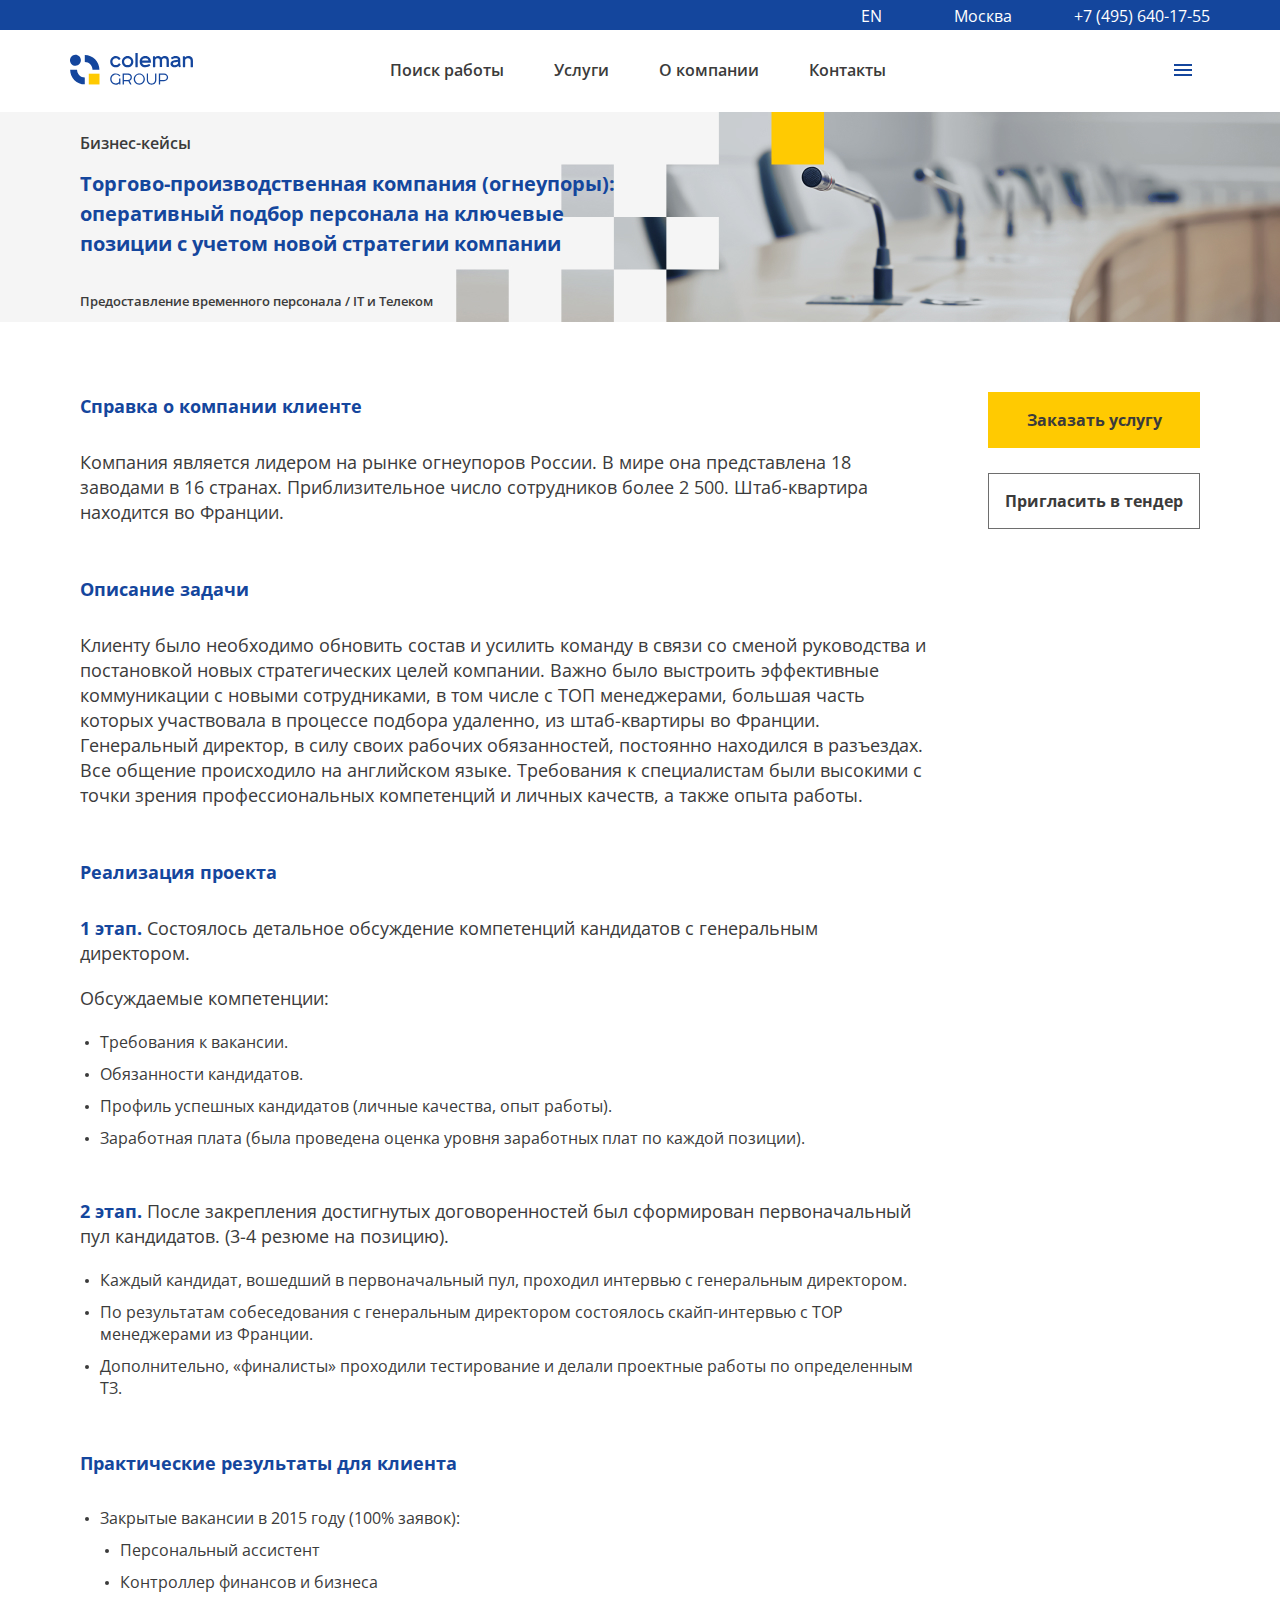
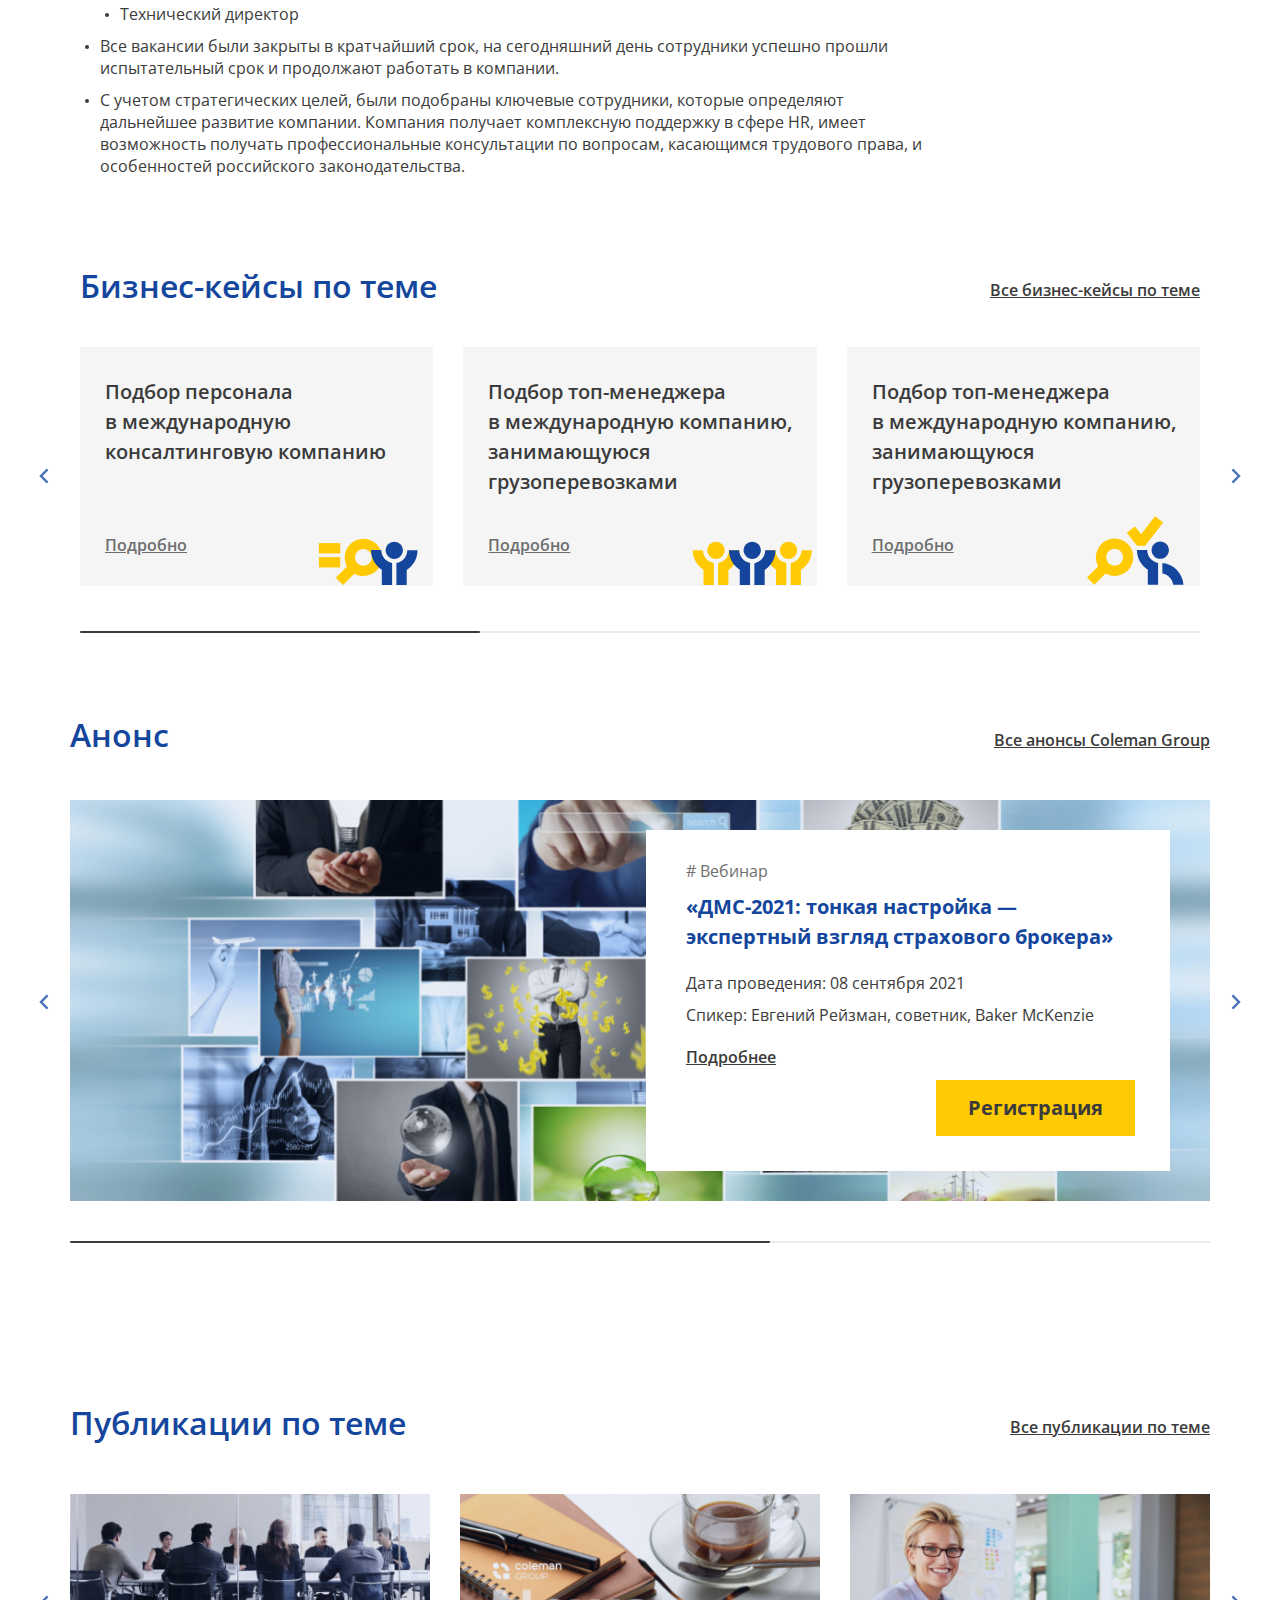
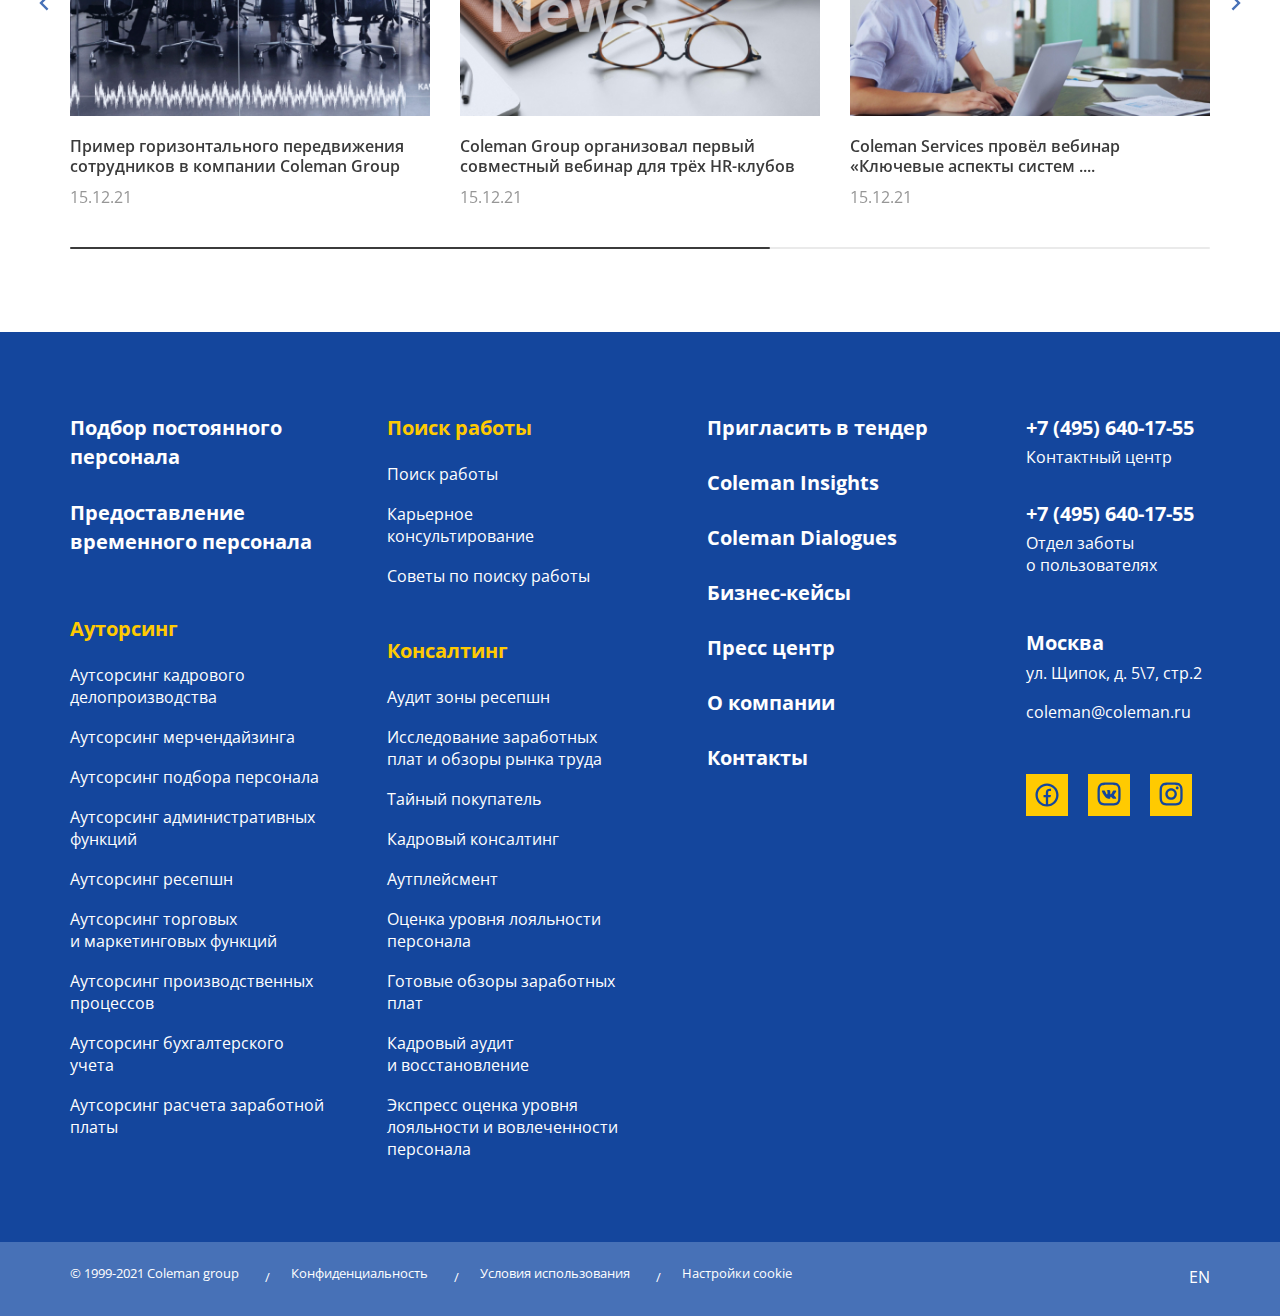
<file: case.html>
<!DOCTYPE html>
<html>
<head>
	<!-- <base href="/"> -->
	<meta charset="utf-8">
	<title>Simple Starter</title>
	<meta name="description" content="Simple Starter Description">
	<meta name="viewport" content="width=device-width, initial-scale=1.0, minimum-scale=1.0, maximum-scale=1.0, user-scalable=no">
	<meta property="og:image" content="images/preview.jpg">

	<link rel="icon" href="images/favicon.png">
	<link rel="preconnect" href="https://fonts.googleapis.com">
	<link rel="preconnect" href="https://fonts.gstatic.com" crossorigin>
	<link href="https://fonts.googleapis.com/css2?family=Open+Sans:wght@400;600;700&display=swap" rel="stylesheet">

	<link rel="stylesheet" href="libs/bootstrap/css/bootstrap-reboot.min.css">
	<link rel="stylesheet" href="libs/bootstrap/css/bootstrap-grid.min.css">
	<link rel="stylesheet" href="libs/swiper/swiper-bundle.min.css">
	<link rel="stylesheet" href="css/main.css">
	<link rel="stylesheet" href="css/media.css">

	<script src="libs/jquery/jquery-3.6.0.min.js" defer></script>
	<script src="libs/swiper/swiper-bundle.min.js" defer></script>
	<script src="libs/notifyjs/notify.min.js" defer></script>
	<script src="libs/jQuery.equalHeights/jquery.equalheights.min.js" defer></script>
	<script src="js/common.js" defer></script>
</head>

<body class="page__anons page__case deep-page">
<div class="page-wrap">

	<div class="overlay"></div>
	<nav class="mmenu">
		<div class="mmenu__top">
			<div class="mmenu__close">
				<svg width="14" height="14" viewBox="0 0 14 14" fill="none" xmlns="http://www.w3.org/2000/svg"><path d="M7.00072 5.58599L11.9507 0.635986L13.3647 2.04999L8.41472 6.99999L13.3647 11.95L11.9507 13.364L7.00072 8.41399L2.05072 13.364L0.636719 11.95L5.58672 6.99999L0.636719 2.04999L2.05072 0.635986L7.00072 5.58599Z" fill="#14469D"/></svg>
			</div>
			<div class="logo">
				<a href="/" class="logo__link">
					<svg width="123" height="34" viewBox="0 0 123 34" fill="none" xmlns="http://www.w3.org/2000/svg"><path fill-rule="evenodd" clip-rule="evenodd" d="M14.7914 1.98915C22.8734 1.98915 29.425 8.56613 29.425 16.679H22.5182C22.5182 12.3952 19.0586 8.92251 14.7913 8.92251L14.7914 1.98915ZM14.7916 31.3691C6.70964 31.3691 0.15804 24.7922 0.15804 16.6792H7.06481C7.06481 20.963 10.5244 24.4359 14.7917 24.4359L14.7916 31.3691ZM0.00275521 7.4659C-0.0919555 4.45017 2.26681 1.92834 5.27111 1.83356C8.27527 1.73877 10.7874 4.10633 10.8819 7.1222C10.9763 10.1379 8.61766 12.6598 5.61335 12.7545C2.60933 12.8493 0.0973207 10.4818 0.00275521 7.4659ZM94.1051 20.5039L89.0935 20.5036C88.92 20.5036 88.8334 20.5905 88.8334 20.7647V31.1867C88.8334 31.3606 88.92 31.4475 89.0935 31.4475H89.8937C90.067 31.4475 90.1537 31.3606 90.1537 31.1867V28.1744H94.0945C95.1413 28.1744 96.2324 27.8059 96.9951 27.07C97.7524 26.3659 98.1353 25.3881 98.1353 24.3592C98.1353 23.3132 97.7468 22.3744 96.9951 21.648C96.1843 20.865 95.2279 20.5039 94.1051 20.5039ZM45.8258 3.05C47.8035 3.05 49.5418 4.07891 50.5386 5.63249C50.6294 5.77336 50.5702 5.90139 50.4811 5.97269L49.1049 7.02523C48.9724 7.12585 48.8312 7.04433 48.7728 6.95524C48.1826 5.93741 47.0839 5.25307 45.8258 5.25307C43.9439 5.25307 42.4181 6.78448 42.4181 8.67389C42.4181 10.563 43.9437 12.0947 45.8258 12.0947C47.0752 12.0947 48.1717 11.422 48.7605 10.4131C48.833 10.2889 48.9662 10.1766 49.1547 10.3223L50.5046 11.3548C50.6161 11.4398 50.6383 11.5562 50.5722 11.6622C49.5848 13.2477 47.8259 14.2979 45.8256 14.2979C42.7315 14.2979 40.2233 11.78 40.2233 8.67403C40.2233 5.56804 42.7317 3.05 45.8258 3.05ZM57.6216 5.25321C59.5719 5.25321 61.1529 6.78463 61.1529 8.67403C61.1529 10.5631 59.5719 12.0949 57.6216 12.0949C55.6713 12.0949 54.0901 10.5633 54.0901 8.67403C54.0901 6.78477 55.6713 5.25321 57.6216 5.25321ZM57.6215 3.05C60.784 3.05 63.3477 5.56789 63.3477 8.67389C63.3477 11.7799 60.784 14.2978 57.6215 14.2978C54.4591 14.2978 51.8954 11.7799 51.8954 8.67389C51.8954 5.56789 54.4591 3.05 57.6215 3.05ZM67.4294 0H65.6894C65.5025 0 65.4092 0.0937631 65.4092 0.281289V13.8561C65.4092 14.0021 65.5196 14.1372 65.6691 14.1372H67.4294C67.6162 14.1372 67.7096 14.0435 67.7096 13.8561V0.281289C67.7096 0.0937631 67.6162 0 67.4294 0ZM75.3206 3.05C78.9591 3.05 80.9523 5.56833 80.9523 8.67389V9.42924C80.9523 9.73794 80.7412 9.71928 80.5596 9.71928H78.5685H72.0419C72.4434 11.1482 73.6712 12.0946 75.2426 12.0946C76.5553 12.0946 77.9068 11.9143 78.9651 11.0289C79.0936 10.9213 79.2045 10.8218 79.3551 11.0156L80.2435 12.2232C80.3377 12.3511 80.2903 12.4944 80.1824 12.5847C79.091 13.537 77.6855 14.2978 75.3209 14.2978C72.0198 14.2978 69.6892 11.7799 69.6892 8.67389C69.6892 5.56789 71.6821 3.05 75.3206 3.05ZM78.4831 7.61085C78.142 6.09766 76.956 5.25321 75.2423 5.25321C73.5167 5.25321 72.37 6.10641 72.0171 7.61085H78.4831ZM82.9527 3.4739V13.8358C82.9527 14.0366 83.0262 14.1372 83.1729 14.1372H85.0132C85.1865 14.1372 85.2731 14.0435 85.2731 13.8561V6.64683C85.8464 5.70963 86.64 5.24125 87.6538 5.24125C88.3339 5.24125 88.8538 5.44205 89.214 5.84379C89.574 6.24538 89.754 6.82079 89.754 7.5706V13.8158C89.754 14.0166 89.8542 14.1172 90.0542 14.1172H91.7744C91.9743 14.1172 92.0744 14.0235 92.0744 13.836V7.53036C92.0744 7.18272 92.0867 6.82429 91.9945 6.48642C92.2879 6.0981 92.6278 5.79013 93.0147 5.5625C93.388 5.34829 93.8482 5.24125 94.3949 5.24125C95.0084 5.24125 95.5219 5.43563 95.9352 5.82352C96.3353 6.21169 96.5354 6.79396 96.5354 7.5706V13.8158C96.5354 14.0166 96.6356 14.1172 96.8356 14.1172H98.5558C98.7757 14.1172 98.8758 14.0432 98.8758 13.8158V7.46999C98.8758 6.7069 98.7625 6.03773 98.5359 5.46217C98.3093 4.89989 98.0092 4.43763 97.6356 4.07658C97.2759 3.7285 96.8221 3.46078 96.2755 3.27325C95.7687 3.09914 95.2287 3.01223 94.6552 3.01223C94.0552 3.01223 93.435 3.14595 92.7949 3.41382C92.1681 3.68155 91.6278 4.08314 91.1745 4.61874C90.8811 4.15007 90.461 3.76175 89.9142 3.45421C89.3808 3.15966 88.7804 3.01238 88.1138 3.01238C86.9404 3.01238 86.0136 3.41397 85.3334 4.2173H85.2134L85.0133 3.43424C84.9733 3.25998 84.8798 3.17293 84.7331 3.17293H83.2927C82.9582 3.17293 82.9527 3.33741 82.9527 3.4739ZM104.437 9.35764L105.832 9.12681L107.957 8.77538V10.6028C107.611 11.0715 107.171 11.4459 106.637 11.7275C106.091 12.0085 105.437 12.1492 104.677 12.1492C104.05 12.1492 103.59 12.0288 103.297 11.7876C102.717 11.3112 102.719 10.4195 103.237 9.9001C103.49 9.64579 103.89 9.46511 104.437 9.35764ZM108.258 12.8719L108.277 12.852H108.378L108.878 14.1171C108.944 14.2911 109.058 14.3446 109.218 14.2777L110.638 13.8158C110.839 13.7867 110.87 13.5828 110.818 13.4142L110.558 12.5707C110.454 12.207 110.391 11.8403 110.338 11.4664C110.298 11.0913 110.278 10.7033 110.278 10.3014V6.80752C110.278 6.12479 110.158 5.54252 109.918 5.06044C109.691 4.59177 109.357 4.20344 108.917 3.89591C108.491 3.60135 108.01 3.38014 107.477 3.23315C106.957 3.09929 106.397 3.03235 105.797 3.03235C104.823 3.03235 103.957 3.16636 103.196 3.43409C102.45 3.70167 101.749 4.08314 101.096 4.57879C100.971 4.7039 100.915 4.89449 101.036 5.04046L101.816 6.14476C101.932 6.28942 102.168 6.30473 102.316 6.20513C102.78 5.90984 103.398 5.61849 103.917 5.46232C104.864 5.16091 106.38 5.09062 107.297 5.52269C107.671 5.6984 107.881 5.97663 107.927 6.35737C107.943 6.49051 107.937 6.63312 107.937 6.76757L104.417 7.22967C103.203 7.39022 102.243 7.78525 101.536 8.41433C100.843 9.03013 100.496 9.85344 100.496 10.8841C100.496 11.393 100.596 11.8551 100.796 12.2698C100.996 12.6983 101.262 13.0599 101.596 13.3545C101.956 13.6757 102.363 13.9099 102.816 14.0572C103.296 14.2177 103.823 14.2982 104.397 14.2982C105.196 14.2982 105.917 14.1778 106.557 13.9367C107.17 13.7091 107.738 13.354 108.258 12.8719ZM112.858 3.47375V13.8559C112.858 14.0433 112.952 14.1371 113.139 14.1371H114.899C115.086 14.1371 115.179 14.0433 115.179 13.8559V6.64668C115.539 6.19157 115.986 5.8435 116.519 5.60245C117.053 5.36141 117.599 5.24096 118.159 5.24096C118.92 5.24096 119.527 5.45517 119.98 5.88345C120.42 6.31202 120.64 6.98805 120.64 7.91168V13.8559C120.64 14.0433 120.727 14.1371 120.9 14.1371H122.66C122.86 14.1371 122.961 14.0433 122.961 13.8559V7.89185C122.961 7.08837 122.847 6.37881 122.62 5.76315C122.196 4.59118 121.379 3.75694 120.2 3.35345C119.613 3.15266 118.973 3.05233 118.279 3.05233C117.117 3.05233 116.04 3.44911 115.179 4.23713H115.059L114.879 3.43395C114.839 3.27325 114.732 3.1929 114.559 3.1929H113.139C112.952 3.1929 112.858 3.28652 112.858 3.47375ZM94.0945 26.9694H90.1537V21.7083H94.0945C94.9748 21.7083 95.6483 21.9626 96.115 22.4714C96.5817 22.9801 96.815 23.6025 96.815 24.3386C96.815 25.0886 96.5817 25.7179 96.115 26.2262C95.6615 26.7216 94.988 26.9694 94.0945 26.9694ZM76.811 20.7445V26.7085C76.811 27.4313 76.9199 28.0868 77.1311 28.6763C77.5571 29.8667 78.4244 30.7874 79.5914 31.2667C80.1651 31.5077 80.825 31.6282 81.5721 31.6282C82.3057 31.6282 82.9721 31.5077 83.5725 31.2667C84.7702 30.7746 85.5973 29.8872 86.0528 28.6763C86.2664 28.0872 86.3728 27.438 86.3728 26.7285V20.7843C86.3728 20.6104 86.2864 20.5235 86.113 20.5235H85.3329C85.1461 20.5235 85.0527 20.6104 85.0527 20.7843V26.6884C85.0527 27.2372 84.9728 27.7393 84.8126 28.1943C84.4846 29.1069 83.9351 29.7624 83.0323 30.1423C82.5788 30.3298 82.0786 30.4236 81.532 30.4236C80.9985 30.4236 80.505 30.3298 80.0519 30.1423C79.1613 29.7793 78.5784 29.053 78.2713 28.1543C78.1114 27.6989 78.0312 27.197 78.0312 26.6481V20.7445C78.0312 20.5703 77.9446 20.4831 77.7712 20.4831H77.0714C76.898 20.4831 76.811 20.5703 76.811 20.7445ZM57.8475 26.9694H53.9065V21.7083H57.8475C58.7276 21.7083 59.4077 21.9626 59.888 22.4714C60.3679 22.9801 60.608 23.6025 60.608 24.3386C60.608 25.1021 60.3679 25.731 59.888 26.2262C59.4077 26.7216 58.7275 26.9694 57.8475 26.9694ZM57.8475 20.5035H57.8876H52.8864C52.7131 20.5035 52.6265 20.5904 52.6265 20.7645V31.1865C52.6265 31.3605 52.7131 31.4474 52.8864 31.4474H53.6867C53.86 31.4474 53.9466 31.3605 53.9466 31.1865V28.1743H57.8876H58.1277C58.2343 28.1743 58.3142 28.1674 58.3675 28.1543L59.968 31.2066C60.0614 31.3673 60.1816 31.4475 60.3283 31.4475H61.2885C61.4453 31.4475 61.5194 31.309 61.4482 31.1665L59.5882 27.8331C60.2816 27.5385 60.8416 27.0762 61.2683 26.4473C61.6818 25.8315 61.8884 25.1221 61.8884 24.3188C61.8884 23.7832 61.7886 23.2811 61.5886 22.8126C61.3884 22.3575 61.1083 21.9557 60.7482 21.6077C60.4015 21.2731 59.975 21.0056 59.4682 20.8043C58.9612 20.6035 58.421 20.5035 57.8475 20.5035ZM50.1458 25.544H49.3857C49.1989 25.544 49.1058 25.6309 49.1058 25.805V28.9174C48.6788 29.3859 48.1986 29.7474 47.6654 30.0019C47.1052 30.2696 46.4919 30.4033 45.8247 30.4033C45.2113 30.4033 44.638 30.2897 44.1045 30.0621C43.5578 29.8346 43.1043 29.5265 42.744 29.1382C42.3576 28.7367 42.0574 28.2682 41.844 27.7327C41.6306 27.2107 41.524 26.6284 41.524 25.9858C41.524 25.343 41.6306 24.7607 41.844 24.2386C42.0574 23.7031 42.3575 23.2347 42.744 22.8331C43.1176 22.4312 43.5642 22.1234 44.0845 21.9092C44.6181 21.6817 45.1913 21.568 45.8047 21.568C46.5383 21.568 47.1985 21.7153 47.7853 22.0098C48.3721 22.3044 48.8786 22.7258 49.3055 23.2748C49.4255 23.4221 49.552 23.4354 49.6855 23.3149L50.2456 22.8331C50.3738 22.7363 50.4096 22.6223 50.3058 22.4915C49.1854 21.099 47.6919 20.403 45.8246 20.403C45.0245 20.403 44.2844 20.5434 43.6041 20.8247C42.924 21.1057 42.3308 21.5008 41.8238 22.0097C41.317 22.518 40.9235 23.114 40.6435 23.7969C40.3636 24.4797 40.2234 25.236 40.2234 26.0658C40.2234 26.869 40.3638 27.612 40.6435 28.2949C40.9235 28.9778 41.317 29.5734 41.8238 30.0821C42.3308 30.5908 42.924 30.9859 43.6041 31.2669C44.2844 31.5481 45.0245 31.6886 45.8246 31.6886C46.4649 31.6886 47.065 31.5879 47.625 31.3874C48.1983 31.1866 48.7186 30.8587 49.1852 30.4033L49.3254 31.2669C49.3475 31.421 49.4701 31.5279 49.6254 31.5279H50.1454C50.3189 31.5279 50.4054 31.441 50.4054 31.2669V25.805C50.4054 25.6309 50.3193 25.544 50.1458 25.544ZM69.3095 21.5487C71.6905 21.5487 73.6206 23.5666 73.6206 26.0556C73.6206 28.545 71.6905 30.5628 69.3095 30.5628C66.9287 30.5628 64.9986 28.545 64.9986 26.0556C64.9986 23.5665 66.9287 21.5487 69.3095 21.5487ZM69.3095 20.4434C66.2218 20.4434 63.7185 22.9562 63.7185 26.0558C63.7185 29.1555 66.2218 31.6683 69.3095 31.6683C72.3974 31.6683 74.9005 29.1555 74.9005 26.0558C74.9005 22.9562 72.3974 20.4434 69.3095 20.4434Z" fill="#14469D"/><path fill-rule="evenodd" clip-rule="evenodd" d="M18.7871 20.6904H29.5031V31.4477H18.7871V20.6904Z" fill="#FFCA01"/></svg>
				</a>
			</div>
		</div>
		<div class="mmenu__content">

			<nav class="menu__services mmenu-dd mmenu__content-menu" data-mmenu="services">
				<div class="mmenu__content_top">
					<a href="#" class="mmenu__content_arrow" data-ddmenu="main">
						<svg width="24" height="24" viewBox="0 0 24 24" fill="none" xmlns="http://www.w3.org/2000/svg"><path d="M4.29289 11.2929C3.90237 11.6834 3.90237 12.3166 4.29289 12.7071L10.6569 19.0711C11.0474 19.4616 11.6805 19.4616 12.0711 19.0711C12.4616 18.6805 12.4616 18.0474 12.0711 17.6569L6.41421 12L12.0711 6.34315C12.4616 5.95262 12.4616 5.31946 12.0711 4.92893C11.6805 4.53841 11.0474 4.53841 10.6569 4.92893L4.29289 11.2929ZM20 11L5 11V13L20 13V11Z" fill="#6E6E6E"/></svg>
					</a>
					<span class="mmenu__content_title">Услуги</span>
				</div>
				<ul class="mmenu__list-small mmenu-ul-offset">
					<li class="mmenu__list-small-item"><a class="mmenu__list-small-link" href="#">Временный персонал</a></li>
					<li class="mmenu__list-small-item"><a class="mmenu__list-small-link" href="#">Постоянный персонал</a></li>
					<li class="mmenu__list-small-item"><a class="mmenu__list-small-link" href="#" data-ddmenu="autsource">Ауторсинг бизнес процессов</a></li>
					<li class="mmenu__list-small-item"><a class="mmenu__list-small-link" href="#" data-ddmenu="consulting">Консалтинг</a></li>
					<li class="mmenu__list-small-item"><a class="mmenu__list-small-link" href="#">Карьерное консультирование</a></li>
				</ul>
				<ul class="mmenu__list-dop mmenu-ul-offset">
					<li class="mmenu__list-dop-item"><a class="mmenu__list-dop-link" href="#">Заказать услугу</a></li>
					<li class="mmenu__list-dop-item"><a class="mmenu__list-dop-link" href="#">Пригласить в тендер</a></li>
				</ul>
			</nav>
			<nav class="menu__services mmenu-dd mmenu__content-menu" data-mmenu="autsource">
				<div class="mmenu__content_top">
					<a href="#" class="mmenu__content_arrow" data-ddmenu="services">
						<svg width="24" height="24" viewBox="0 0 24 24" fill="none" xmlns="http://www.w3.org/2000/svg"><path d="M4.29289 11.2929C3.90237 11.6834 3.90237 12.3166 4.29289 12.7071L10.6569 19.0711C11.0474 19.4616 11.6805 19.4616 12.0711 19.0711C12.4616 18.6805 12.4616 18.0474 12.0711 17.6569L6.41421 12L12.0711 6.34315C12.4616 5.95262 12.4616 5.31946 12.0711 4.92893C11.6805 4.53841 11.0474 4.53841 10.6569 4.92893L4.29289 11.2929ZM20 11L5 11V13L20 13V11Z" fill="#6E6E6E"/></svg>
					</a>
					<span class="mmenu__content_title">Ауторсинг бизнес процессов</span>
				</div>
				<ul class="mmenu__list-small mmenu-ul-offset">
					<li class="mmenu__list-small-item"><a class="mmenu__list-small-link" href="#">Аутсорсинг кадрового делопроизводства</a></li>
					<li class="mmenu__list-small-item"><a class="mmenu__list-small-link" href="#">Аутсорсинг мерчендайзинга</a></li>
					<li class="mmenu__list-small-item"><a class="mmenu__list-small-link" href="#">Аутсорсинг подбора персонала</a></li>
					<li class="mmenu__list-small-item"><a class="mmenu__list-small-link" href="#">Аутсорсинг административных функций</a></li>
					<li class="mmenu__list-small-item"><a class="mmenu__list-small-link" href="#">Аутсорсинг ресепшн</a></li>
					<li class="mmenu__list-small-item"><a class="mmenu__list-small-link" href="#">Аутсорсинг торговых и маркетинговых функций</a></li>
					<li class="mmenu__list-small-item"><a class="mmenu__list-small-link" href="#">Аутсорсинг производственных процессов</a></li>
					<li class="mmenu__list-small-item"><a class="mmenu__list-small-link" href="#">Аутсорсинг бухгалтерского учета</a></li>
					<li class="mmenu__list-small-item"><a class="mmenu__list-small-link" href="#">Аутсорсинг расчета заработной платы</a></li>
				</ul>
				<ul class="mmenu__list-dop mmenu-ul-offset">
					<li class="mmenu__list-dop-item"><a class="mmenu__list-dop-link" href="#">Заказать услугу</a></li>
					<li class="mmenu__list-dop-item"><a class="mmenu__list-dop-link" href="#">Пригласить в тендер</a></li>
				</ul>
			</nav>
			<nav class="menu__services mmenu-dd mmenu__content-menu" data-mmenu="consulting">
				<div class="mmenu__content_top">
					<a href="#" class="mmenu__content_arrow" data-ddmenu="services">
						<svg width="24" height="24" viewBox="0 0 24 24" fill="none" xmlns="http://www.w3.org/2000/svg"><path d="M4.29289 11.2929C3.90237 11.6834 3.90237 12.3166 4.29289 12.7071L10.6569 19.0711C11.0474 19.4616 11.6805 19.4616 12.0711 19.0711C12.4616 18.6805 12.4616 18.0474 12.0711 17.6569L6.41421 12L12.0711 6.34315C12.4616 5.95262 12.4616 5.31946 12.0711 4.92893C11.6805 4.53841 11.0474 4.53841 10.6569 4.92893L4.29289 11.2929ZM20 11L5 11V13L20 13V11Z" fill="#6E6E6E"/></svg>
					</a>
					<span class="mmenu__content_title">Консалтинг</span>
				</div>
				<ul class="mmenu__list-small mmenu-ul-offset">
					<li class="mmenu__list-small-item"><a class="mmenu__list-small-link" href="#">Аудит зоны ресепшн</a></li>
					<li class="mmenu__list-small-item"><a class="mmenu__list-small-link" href="#">Исследование заработных плат и обзоры рынка труда</a></li>
					<li class="mmenu__list-small-item"><a class="mmenu__list-small-link" href="#">Тайный покупатель</a></li>
					<li class="mmenu__list-small-item"><a class="mmenu__list-small-link" href="#">Кадровый консалтинг</a></li>
					<li class="mmenu__list-small-item"><a class="mmenu__list-small-link" href="#">Аутплейсмент</a></li>
					<li class="mmenu__list-small-item"><a class="mmenu__list-small-link" href="#">Оценка уровня лояльности персонала</a></li>
					<li class="mmenu__list-small-item"><a class="mmenu__list-small-link" href="#">Готовые обзоры заработных плат</a></li>
					<li class="mmenu__list-small-item"><a class="mmenu__list-small-link" href="#">Кадровый аудит и восстановление</a></li>
					<li class="mmenu__list-small-item"><a class="mmenu__list-small-link" href="#">Экспресс-оценка уровня лояльности и вовлеченности персонала</a></li>
				</ul>
				<ul class="mmenu__list-dop mmenu-ul-offset">
					<li class="mmenu__list-dop-item"><a class="mmenu__list-dop-link" href="#">Заказать услугу</a></li>
					<li class="mmenu__list-dop-item"><a class="mmenu__list-dop-link" href="#">Пригласить в тендер</a></li>
				</ul>
			</nav>
			<nav class="menu__services mmenu-dd mmenu__content-menu" data-mmenu="projects">
				<div class="mmenu__content_top">
					<a href="#" class="mmenu__content_arrow" data-ddmenu="main">
						<svg width="24" height="24" viewBox="0 0 24 24" fill="none" xmlns="http://www.w3.org/2000/svg"><path d="M4.29289 11.2929C3.90237 11.6834 3.90237 12.3166 4.29289 12.7071L10.6569 19.0711C11.0474 19.4616 11.6805 19.4616 12.0711 19.0711C12.4616 18.6805 12.4616 18.0474 12.0711 17.6569L6.41421 12L12.0711 6.34315C12.4616 5.95262 12.4616 5.31946 12.0711 4.92893C11.6805 4.53841 11.0474 4.53841 10.6569 4.92893L4.29289 11.2929ZM20 11L5 11V13L20 13V11Z" fill="#6E6E6E"/></svg>
					</a>
					<span class="mmenu__content_title">Проекты</span>
				</div>
				<ul class="mmenu__list-small mmenu-ul-offset">
					<li class="mmenu__list-small-item"><a class="mmenu__list-small-link" href="#">Coleman dialogues</a></li>
					<li class="mmenu__list-small-item"><a class="mmenu__list-small-link" href="#">Coleman insights</a></li>
					<li class="mmenu__list-small-item"><a class="mmenu__list-small-link" href="#">Бизнес завтраки</a></li>
					<li class="mmenu__list-small-item"><a class="mmenu__list-small-link" href="#">Coleman hospitality</a></li>
					<li class="mmenu__list-small-item"><a class="mmenu__list-small-link" href="#">Avancebox</a></li>
					<li class="mmenu__list-small-item"><a class="mmenu__list-small-link" href="#">Coleman HR Analytical service</a></li>
				</ul>
			</nav>

			<nav class="menu__main mmenu__content-menu" data-mmenu="main">
				<ul class="mmenu__list-main">
					<li class="mmenu__list-main-item"><a class="mmenu__list-main-link" href="#" data-ddmenu="services">Услуги</a></li>
					<li class="mmenu__list-main-item"><a class="mmenu__list-main-link" href="#" data-ddmenu="projects">Проекты</a></li>
					<li class="mmenu__list-main-item"><a class="mmenu__list-main-link" href="#">Поиск работы</a></li>
				</ul>
				<ul class="mmenu__list-small">
					<li class="mmenu__list-small-item"><a class="mmenu__list-small-link" href="#">Бизнес-кейсы</a></li>
					<li class="mmenu__list-small-item"><a class="mmenu__list-small-link" href="#">Пресс-центр</a></li>
					<li class="mmenu__list-small-item"><a class="mmenu__list-small-link" href="#">О компании</a></li>
					<li class="mmenu__list-small-item"><a class="mmenu__list-small-link" href="#">Контакты</a></li>
				</ul>
				<ul class="mmenu__list-dop">
					<li class="mmenu__list-dop-item"><a class="mmenu__list-dop-link" href="#">Заказать услугу</a></li>
					<li class="mmenu__list-dop-item"><a class="mmenu__list-dop-link" href="#">Пригласить в тендер</a></li>
				</ul>
			</nav>

		</div>
	</nav>

	<div class="mm-slide lang" data-side="lang">
		<div class="mm-slide__top">
			<span class="mm-slide__title">Выберите язык</span>
			<div class="mm-slide__close">
				<svg width="14" height="14" viewBox="0 0 14 14" fill="none" xmlns="http://www.w3.org/2000/svg"><path d="M7.00072 5.58599L11.9507 0.635986L13.3647 2.04999L8.41472 6.99999L13.3647 11.95L11.9507 13.364L7.00072 8.41399L2.05072 13.364L0.636719 11.95L5.58672 6.99999L0.636719 2.04999L2.05072 0.635986L7.00072 5.58599Z" fill="#14469D"/></svg>
			</div>
		</div>
		<div class="mm-slide__content">
			<div class="mm-slide__list">
				<label class="mm-slide__item">
					<div class="mm-slide__item_title">Русский</div>
					<div class="mm-checkbox">
						<input type="radio" name="lang" value="ru" checked>
						<span class="mm-checkbox__checkbox"></span>
					</div>
				</label>
				<label class="mm-slide__item">
					<div class="mm-slide__item_title">Английский</div>
					<div class="mm-checkbox">
						<input type="radio" name="lang" value="en">
						<span class="mm-checkbox__checkbox"></span>
					</div>
				</label>
			</div>
		</div>
		<div class="mm-slide__bottom">
			<div class="mm-slide__btn btn">Применить</div>
		</div>
	</div>
	<div class="mm-slide city" data-side="city">
		<div class="mm-slide__top">
			<span class="mm-slide__title">Выберите регион</span>
			<div class="mm-slide__close">
				<svg width="14" height="14" viewBox="0 0 14 14" fill="none" xmlns="http://www.w3.org/2000/svg"><path d="M7.00072 5.58599L11.9507 0.635986L13.3647 2.04999L8.41472 6.99999L13.3647 11.95L11.9507 13.364L7.00072 8.41399L2.05072 13.364L0.636719 11.95L5.58672 6.99999L0.636719 2.04999L2.05072 0.635986L7.00072 5.58599Z" fill="#14469D"/></svg>
			</div>
		</div>
		<div class="mm-slide__content">
			<div class="mm-slide__list">
				<label class="mm-slide__item">
					<div class="mm-slide__item_title">Москва</div>
					<div class="mm-checkbox">
						<input type="radio" name="city" value="mos" checked>
						<span class="mm-checkbox__checkbox"></span>
					</div>
				</label>
				<label class="mm-slide__item">
					<div class="mm-slide__item_title">Санкт Питербург</div>
					<div class="mm-checkbox">
						<input type="radio" name="city" value="piter">
						<span class="mm-checkbox__checkbox"></span>
					</div>
				</label>
				<label class="mm-slide__item">
					<div class="mm-slide__item_title">Нижний новгород</div>
					<div class="mm-checkbox">
						<input type="radio" name="city" value="novgorod">
						<span class="mm-checkbox__checkbox"></span>
					</div>
				</label>
			</div>
		</div>
		<div class="mm-slide__bottom">
			<div class="mm-slide__btn btn">Применить</div>
		</div>
	</div>

	<div class="mm-slide filter" data-side="filter">
		<div class="mm-slide__top">
			<span class="mm-slide__title">Фильтр</span>
			<div class="mm-slide__close">
				<svg width="14" height="14" viewBox="0 0 14 14" fill="none" xmlns="http://www.w3.org/2000/svg"><path d="M7.00072 5.58599L11.9507 0.635986L13.3647 2.04999L8.41472 6.99999L13.3647 11.95L11.9507 13.364L7.00072 8.41399L2.05072 13.364L0.636719 11.95L5.58672 6.99999L0.636719 2.04999L2.05072 0.635986L7.00072 5.58599Z" fill="#14469D"/></svg>
			</div>
		</div>
		<div class="mm-slide__content">
			<div class="mm-slide__list">
				<div class="mm-slide-tab">

					<div class="mm-slide-tab__item">
						<div class="mm-slide-tab__top">
							<span class="mm-slide-tab__top-title">Профессия / должность</span>
							<span class="mm-slide-tab__top-icon">
								<svg width="24" height="24" viewBox="0 0 24 24" fill="none" xmlns="http://www.w3.org/2000/svg"><g clip-path="url(#clip0_1258_10167)"><path d="M12.1293 13.2378L17.9043 7.46277L19.5539 9.11244L12.1293 16.5371L4.70459 9.11244L6.35426 7.46278L12.1293 13.2378Z" fill="#6E6E6E"/></g><defs><clipPath id="clip0_1258_10167"><rect width="24" height="24" fill="white" transform="translate(24 24) rotate(-180)"/></clipPath></defs></svg>
							</span>
						</div>
						<div class="mm-slide-tab__content">
							<label class="mm-slide-tab__checkbox">
								<span class="mm-slide-tab__checkbox-text">Все (333)</span>
								<input type="checkbox" name="filter" value="all">
								<span class="mm-slide-tab__checkbox-checkbox"></span>
							</label>
							<label class="mm-slide-tab__checkbox">
								<span class="mm-slide-tab__checkbox-text">Автомобильный бизнес (15)</span>
								<input type="checkbox" name="filter" value="auto-bussines">
								<span class="mm-slide-tab__checkbox-checkbox"></span>
							</label>
							<label class="mm-slide-tab__checkbox">
								<span class="mm-slide-tab__checkbox-text">Государственные организации (15)</span>
								<input type="checkbox" name="filter" value="gos-organizacii">
								<span class="mm-slide-tab__checkbox-checkbox"></span>
							</label>
							<label class="mm-slide-tab__checkbox">
								<span class="mm-slide-tab__checkbox-text">Добывающая отрасль (115)</span>
								<input type="checkbox" name="filter" value="dobivayshaya-otrasl">
								<span class="mm-slide-tab__checkbox-checkbox"></span>
							</label>
							<label class="mm-slide-tab__checkbox">
								<span class="mm-slide-tab__checkbox-text">Информационные технологии, системная интеграция, интернет (135)</span>
								<input type="checkbox" name="filter" value="info-tehnology-sistem-inegracii">
								<span class="mm-slide-tab__checkbox-checkbox"></span>
							</label>
							<a href="#" class="mm-slide-tab__more">ещё 5</a>
						</div>
					</div>
					<div class="mm-slide-tab__item">
						<div class="mm-slide-tab__top">
							<span class="mm-slide-tab__top-title">Тип занятости</span>
							<span class="mm-slide-tab__top-icon">
								<svg width="24" height="24" viewBox="0 0 24 24" fill="none" xmlns="http://www.w3.org/2000/svg"><g clip-path="url(#clip0_1258_10167)"><path d="M12.1293 13.2378L17.9043 7.46277L19.5539 9.11244L12.1293 16.5371L4.70459 9.11244L6.35426 7.46278L12.1293 13.2378Z" fill="#6E6E6E"/></g><defs><clipPath id="clip0_1258_10167"><rect width="24" height="24" fill="white" transform="translate(24 24) rotate(-180)"/></clipPath></defs></svg>
							</span>
						</div>
						<div class="mm-slide-tab__content">
							<label class="mm-slide-tab__checkbox">
								<span class="mm-slide-tab__checkbox-text">Все (333)</span>
								<input type="checkbox" name="filter" value="all">
								<span class="mm-slide-tab__checkbox-checkbox"></span>
							</label>
							<label class="mm-slide-tab__checkbox">
								<span class="mm-slide-tab__checkbox-text">Автомобильный бизнес (15)</span>
								<input type="checkbox" name="filter" value="auto-bussines">
								<span class="mm-slide-tab__checkbox-checkbox"></span>
							</label>
							<label class="mm-slide-tab__checkbox">
								<span class="mm-slide-tab__checkbox-text">Государственные организации (15)</span>
								<input type="checkbox" name="filter" value="gos-organizacii">
								<span class="mm-slide-tab__checkbox-checkbox"></span>
							</label>
							<label class="mm-slide-tab__checkbox">
								<span class="mm-slide-tab__checkbox-text">Добывающая отрасль (115)</span>
								<input type="checkbox" name="filter" value="dobivayshaya-otrasl">
								<span class="mm-slide-tab__checkbox-checkbox"></span>
							</label>
							<label class="mm-slide-tab__checkbox">
								<span class="mm-slide-tab__checkbox-text">Информационные технологии, системная интеграция, интернет (135)</span>
								<input type="checkbox" name="filter" value="info-tehnology-sistem-inegracii">
								<span class="mm-slide-tab__checkbox-checkbox"></span>
							</label>
							<span class="mm-slide-tab__more">ещё 5</span>
						</div>
					</div>
					<div class="mm-slide-tab__item">
						<div class="mm-slide-tab__top">
							<span class="mm-slide-tab__top-title">Требуемый опыт работы</span>
							<span class="mm-slide-tab__top-icon">
								<svg width="24" height="24" viewBox="0 0 24 24" fill="none" xmlns="http://www.w3.org/2000/svg"><g clip-path="url(#clip0_1258_10167)"><path d="M12.1293 13.2378L17.9043 7.46277L19.5539 9.11244L12.1293 16.5371L4.70459 9.11244L6.35426 7.46278L12.1293 13.2378Z" fill="#6E6E6E"/></g><defs><clipPath id="clip0_1258_10167"><rect width="24" height="24" fill="white" transform="translate(24 24) rotate(-180)"/></clipPath></defs></svg>
							</span>
						</div>
						<div class="mm-slide-tab__content">
							<label class="mm-slide-tab__checkbox">
								<span class="mm-slide-tab__checkbox-text">Все (333)</span>
								<input type="checkbox" name="filter" value="all">
								<span class="mm-slide-tab__checkbox-checkbox"></span>
							</label>
							<label class="mm-slide-tab__checkbox">
								<span class="mm-slide-tab__checkbox-text">Автомобильный бизнес (15)</span>
								<input type="checkbox" name="filter" value="auto-bussines">
								<span class="mm-slide-tab__checkbox-checkbox"></span>
							</label>
							<label class="mm-slide-tab__checkbox">
								<span class="mm-slide-tab__checkbox-text">Государственные организации (15)</span>
								<input type="checkbox" name="filter" value="gos-organizacii">
								<span class="mm-slide-tab__checkbox-checkbox"></span>
							</label>
							<label class="mm-slide-tab__checkbox">
								<span class="mm-slide-tab__checkbox-text">Добывающая отрасль (115)</span>
								<input type="checkbox" name="filter" value="dobivayshaya-otrasl">
								<span class="mm-slide-tab__checkbox-checkbox"></span>
							</label>
							<label class="mm-slide-tab__checkbox">
								<span class="mm-slide-tab__checkbox-text">Информационные технологии, системная интеграция, интернет (135)</span>
								<input type="checkbox" name="filter" value="info-tehnology-sistem-inegracii">
								<span class="mm-slide-tab__checkbox-checkbox"></span>
							</label>
							<span class="mm-slide-tab__more">ещё 5</span>
						</div>
					</div>
					<div class="mm-slide-tab__item">
						<div class="mm-slide-tab__top">
							<span class="mm-slide-tab__top-title">Сектор рынка</span>
							<span class="mm-slide-tab__top-icon">
								<svg width="24" height="24" viewBox="0 0 24 24" fill="none" xmlns="http://www.w3.org/2000/svg"><g clip-path="url(#clip0_1258_10167)"><path d="M12.1293 13.2378L17.9043 7.46277L19.5539 9.11244L12.1293 16.5371L4.70459 9.11244L6.35426 7.46278L12.1293 13.2378Z" fill="#6E6E6E"/></g><defs><clipPath id="clip0_1258_10167"><rect width="24" height="24" fill="white" transform="translate(24 24) rotate(-180)"/></clipPath></defs></svg>
							</span>
						</div>
						<div class="mm-slide-tab__content">
							<label class="mm-slide-tab__checkbox">
								<span class="mm-slide-tab__checkbox-text">Все (333)</span>
								<input type="checkbox" name="filter" value="all">
								<span class="mm-slide-tab__checkbox-checkbox"></span>
							</label>
							<label class="mm-slide-tab__checkbox">
								<span class="mm-slide-tab__checkbox-text">Автомобильный бизнес (15)</span>
								<input type="checkbox" name="filter" value="auto-bussines">
								<span class="mm-slide-tab__checkbox-checkbox"></span>
							</label>
							<label class="mm-slide-tab__checkbox">
								<span class="mm-slide-tab__checkbox-text">Государственные организации (15)</span>
								<input type="checkbox" name="filter" value="gos-organizacii">
								<span class="mm-slide-tab__checkbox-checkbox"></span>
							</label>
							<label class="mm-slide-tab__checkbox">
								<span class="mm-slide-tab__checkbox-text">Добывающая отрасль (115)</span>
								<input type="checkbox" name="filter" value="dobivayshaya-otrasl">
								<span class="mm-slide-tab__checkbox-checkbox"></span>
							</label>
							<label class="mm-slide-tab__checkbox">
								<span class="mm-slide-tab__checkbox-text">Информационные технологии, системная интеграция, интернет (135)</span>
								<input type="checkbox" name="filter" value="info-tehnology-sistem-inegracii">
								<span class="mm-slide-tab__checkbox-checkbox"></span>
							</label>
							<a href="#" class="mm-slide-tab__more">ещё 5</a>
						</div>
					</div>

				</div>
			</div>
		</div>
		<div class="mm-slide__bottom">
			<div class="mm-slide__bottom-wrap">
				<div class="mm-slide__btn btn btn-reset">Сбросить все</div>
				<div class="mm-slide__btn btn btn-access">Показать (235)</div>
			</div>
		</div>
	</div>
	<div class="mm-slide filter" data-side="sort">
		<div class="mm-slide__top">
			<span class="mm-slide__title">Сортировка</span>
			<div class="mm-slide__close">
				<svg width="14" height="14" viewBox="0 0 14 14" fill="none" xmlns="http://www.w3.org/2000/svg"><path d="M7.00072 5.58599L11.9507 0.635986L13.3647 2.04999L8.41472 6.99999L13.3647 11.95L11.9507 13.364L7.00072 8.41399L2.05072 13.364L0.636719 11.95L5.58672 6.99999L0.636719 2.04999L2.05072 0.635986L7.00072 5.58599Z" fill="#14469D"/></svg>
			</div>
		</div>
		<div class="mm-slide__content">
			<div class="mm-slide__list">
				<label class="mm-slide__item">
					<div class="mm-slide__item_title">По дате</div>
					<div class="mm-checkbox">
						<input type="radio" name="sort" value="date" checked>
						<span class="mm-checkbox__checkbox"></span>
					</div>
				</label>
				<label class="mm-slide__item">
					<div class="mm-slide__item_title">По убыванию зарплат</div>
					<div class="mm-checkbox">
						<input type="radio" name="sort" value="date">
						<span class="mm-checkbox__checkbox"></span>
					</div>
				</label>
				<label class="mm-slide__item">
					<div class="mm-slide__item_title">По возрастанию зарплат</div>
					<div class="mm-checkbox">
						<input type="radio" name="sort" value="date">
						<span class="mm-checkbox__checkbox"></span>
					</div>
				</label>
				<label class="mm-slide__item">
					<div class="mm-slide__item_title">По соответствию</div>
					<div class="mm-checkbox">
						<input type="radio" name="sort" value="date">
						<span class="mm-checkbox__checkbox"></span>
					</div>
				</label>
			</div>
		</div>
		<div class="mm-slide__bottom">
			<div class="mm-slide__bottom-wrap">
				<div class="mm-slide__btn btn btn-reset">Сбросить все</div>
				<div class="mm-slide__btn btn btn-access">Показать (235)</div>
			</div>
		</div>
	</div>

	<div class="top-line">
		<div class="container">
			<div class="row">
				<div class="top-line__lang col-xl-1 offset-xl-8 col-lg-1 offset-lg-3 col-md-1 col-4">
					<span class="change-lang" data-event="lang">EN</span>
				</div>
				<div class="top-line__city col-xl-1 col-lg-2 offset-lg-0 col-md-2 offset-md-4 col-8">
					<span class="change-city" data-event="city">Москва</span>
				</div>
				<div class="top-line__phone col-xl-2 col-lg-3">
					<span data-copy>+7 (495) 640-17-55</span>
				</div>
			</div>
		</div>
	</div>
	<div class="main-line invert">
		<div class="container">
			<div class="row">
				<div class="main-line__logo col-xxl-2 col-lg-2 col-md-3 col-sm-3 col-8">
					<a href="/" class="logo">
							<svg width="123" height="34" viewBox="0 0 123 34" fill="none" xmlns="http://www.w3.org/2000/svg"><path fill-rule="evenodd" clip-rule="evenodd" d="M14.7914 1.98915C22.8734 1.98915 29.425 8.56613 29.425 16.679H22.5182C22.5182 12.3952 19.0586 8.92251 14.7913 8.92251L14.7914 1.98915ZM14.7916 31.3691C6.70964 31.3691 0.15804 24.7922 0.15804 16.6792H7.06481C7.06481 20.963 10.5244 24.4359 14.7917 24.4359L14.7916 31.3691ZM0.00275521 7.4659C-0.0919555 4.45017 2.26681 1.92834 5.27111 1.83356C8.27527 1.73877 10.7874 4.10633 10.8819 7.1222C10.9763 10.1379 8.61766 12.6598 5.61335 12.7545C2.60933 12.8493 0.0973207 10.4818 0.00275521 7.4659ZM94.1051 20.5039L89.0935 20.5036C88.92 20.5036 88.8334 20.5905 88.8334 20.7647V31.1867C88.8334 31.3606 88.92 31.4475 89.0935 31.4475H89.8937C90.067 31.4475 90.1537 31.3606 90.1537 31.1867V28.1744H94.0945C95.1413 28.1744 96.2324 27.8059 96.9951 27.07C97.7524 26.3659 98.1353 25.3881 98.1353 24.3592C98.1353 23.3132 97.7468 22.3744 96.9951 21.648C96.1843 20.865 95.2279 20.5039 94.1051 20.5039ZM45.8258 3.05C47.8035 3.05 49.5418 4.07891 50.5386 5.63249C50.6294 5.77336 50.5702 5.90139 50.4811 5.97269L49.1049 7.02523C48.9724 7.12585 48.8312 7.04433 48.7728 6.95524C48.1826 5.93741 47.0839 5.25307 45.8258 5.25307C43.9439 5.25307 42.4181 6.78448 42.4181 8.67389C42.4181 10.563 43.9437 12.0947 45.8258 12.0947C47.0752 12.0947 48.1717 11.422 48.7605 10.4131C48.833 10.2889 48.9662 10.1766 49.1547 10.3223L50.5046 11.3548C50.6161 11.4398 50.6383 11.5562 50.5722 11.6622C49.5848 13.2477 47.8259 14.2979 45.8256 14.2979C42.7315 14.2979 40.2233 11.78 40.2233 8.67403C40.2233 5.56804 42.7317 3.05 45.8258 3.05ZM57.6216 5.25321C59.5719 5.25321 61.1529 6.78463 61.1529 8.67403C61.1529 10.5631 59.5719 12.0949 57.6216 12.0949C55.6713 12.0949 54.0901 10.5633 54.0901 8.67403C54.0901 6.78477 55.6713 5.25321 57.6216 5.25321ZM57.6215 3.05C60.784 3.05 63.3477 5.56789 63.3477 8.67389C63.3477 11.7799 60.784 14.2978 57.6215 14.2978C54.4591 14.2978 51.8954 11.7799 51.8954 8.67389C51.8954 5.56789 54.4591 3.05 57.6215 3.05ZM67.4294 0H65.6894C65.5025 0 65.4092 0.0937631 65.4092 0.281289V13.8561C65.4092 14.0021 65.5196 14.1372 65.6691 14.1372H67.4294C67.6162 14.1372 67.7096 14.0435 67.7096 13.8561V0.281289C67.7096 0.0937631 67.6162 0 67.4294 0ZM75.3206 3.05C78.9591 3.05 80.9523 5.56833 80.9523 8.67389V9.42924C80.9523 9.73794 80.7412 9.71928 80.5596 9.71928H78.5685H72.0419C72.4434 11.1482 73.6712 12.0946 75.2426 12.0946C76.5553 12.0946 77.9068 11.9143 78.9651 11.0289C79.0936 10.9213 79.2045 10.8218 79.3551 11.0156L80.2435 12.2232C80.3377 12.3511 80.2903 12.4944 80.1824 12.5847C79.091 13.537 77.6855 14.2978 75.3209 14.2978C72.0198 14.2978 69.6892 11.7799 69.6892 8.67389C69.6892 5.56789 71.6821 3.05 75.3206 3.05ZM78.4831 7.61085C78.142 6.09766 76.956 5.25321 75.2423 5.25321C73.5167 5.25321 72.37 6.10641 72.0171 7.61085H78.4831ZM82.9527 3.4739V13.8358C82.9527 14.0366 83.0262 14.1372 83.1729 14.1372H85.0132C85.1865 14.1372 85.2731 14.0435 85.2731 13.8561V6.64683C85.8464 5.70963 86.64 5.24125 87.6538 5.24125C88.3339 5.24125 88.8538 5.44205 89.214 5.84379C89.574 6.24538 89.754 6.82079 89.754 7.5706V13.8158C89.754 14.0166 89.8542 14.1172 90.0542 14.1172H91.7744C91.9743 14.1172 92.0744 14.0235 92.0744 13.836V7.53036C92.0744 7.18272 92.0867 6.82429 91.9945 6.48642C92.2879 6.0981 92.6278 5.79013 93.0147 5.5625C93.388 5.34829 93.8482 5.24125 94.3949 5.24125C95.0084 5.24125 95.5219 5.43563 95.9352 5.82352C96.3353 6.21169 96.5354 6.79396 96.5354 7.5706V13.8158C96.5354 14.0166 96.6356 14.1172 96.8356 14.1172H98.5558C98.7757 14.1172 98.8758 14.0432 98.8758 13.8158V7.46999C98.8758 6.7069 98.7625 6.03773 98.5359 5.46217C98.3093 4.89989 98.0092 4.43763 97.6356 4.07658C97.2759 3.7285 96.8221 3.46078 96.2755 3.27325C95.7687 3.09914 95.2287 3.01223 94.6552 3.01223C94.0552 3.01223 93.435 3.14595 92.7949 3.41382C92.1681 3.68155 91.6278 4.08314 91.1745 4.61874C90.8811 4.15007 90.461 3.76175 89.9142 3.45421C89.3808 3.15966 88.7804 3.01238 88.1138 3.01238C86.9404 3.01238 86.0136 3.41397 85.3334 4.2173H85.2134L85.0133 3.43424C84.9733 3.25998 84.8798 3.17293 84.7331 3.17293H83.2927C82.9582 3.17293 82.9527 3.33741 82.9527 3.4739ZM104.437 9.35764L105.832 9.12681L107.957 8.77538V10.6028C107.611 11.0715 107.171 11.4459 106.637 11.7275C106.091 12.0085 105.437 12.1492 104.677 12.1492C104.05 12.1492 103.59 12.0288 103.297 11.7876C102.717 11.3112 102.719 10.4195 103.237 9.9001C103.49 9.64579 103.89 9.46511 104.437 9.35764ZM108.258 12.8719L108.277 12.852H108.378L108.878 14.1171C108.944 14.2911 109.058 14.3446 109.218 14.2777L110.638 13.8158C110.839 13.7867 110.87 13.5828 110.818 13.4142L110.558 12.5707C110.454 12.207 110.391 11.8403 110.338 11.4664C110.298 11.0913 110.278 10.7033 110.278 10.3014V6.80752C110.278 6.12479 110.158 5.54252 109.918 5.06044C109.691 4.59177 109.357 4.20344 108.917 3.89591C108.491 3.60135 108.01 3.38014 107.477 3.23315C106.957 3.09929 106.397 3.03235 105.797 3.03235C104.823 3.03235 103.957 3.16636 103.196 3.43409C102.45 3.70167 101.749 4.08314 101.096 4.57879C100.971 4.7039 100.915 4.89449 101.036 5.04046L101.816 6.14476C101.932 6.28942 102.168 6.30473 102.316 6.20513C102.78 5.90984 103.398 5.61849 103.917 5.46232C104.864 5.16091 106.38 5.09062 107.297 5.52269C107.671 5.6984 107.881 5.97663 107.927 6.35737C107.943 6.49051 107.937 6.63312 107.937 6.76757L104.417 7.22967C103.203 7.39022 102.243 7.78525 101.536 8.41433C100.843 9.03013 100.496 9.85344 100.496 10.8841C100.496 11.393 100.596 11.8551 100.796 12.2698C100.996 12.6983 101.262 13.0599 101.596 13.3545C101.956 13.6757 102.363 13.9099 102.816 14.0572C103.296 14.2177 103.823 14.2982 104.397 14.2982C105.196 14.2982 105.917 14.1778 106.557 13.9367C107.17 13.7091 107.738 13.354 108.258 12.8719ZM112.858 3.47375V13.8559C112.858 14.0433 112.952 14.1371 113.139 14.1371H114.899C115.086 14.1371 115.179 14.0433 115.179 13.8559V6.64668C115.539 6.19157 115.986 5.8435 116.519 5.60245C117.053 5.36141 117.599 5.24096 118.159 5.24096C118.92 5.24096 119.527 5.45517 119.98 5.88345C120.42 6.31202 120.64 6.98805 120.64 7.91168V13.8559C120.64 14.0433 120.727 14.1371 120.9 14.1371H122.66C122.86 14.1371 122.961 14.0433 122.961 13.8559V7.89185C122.961 7.08837 122.847 6.37881 122.62 5.76315C122.196 4.59118 121.379 3.75694 120.2 3.35345C119.613 3.15266 118.973 3.05233 118.279 3.05233C117.117 3.05233 116.04 3.44911 115.179 4.23713H115.059L114.879 3.43395C114.839 3.27325 114.732 3.1929 114.559 3.1929H113.139C112.952 3.1929 112.858 3.28652 112.858 3.47375ZM94.0945 26.9694H90.1537V21.7083H94.0945C94.9748 21.7083 95.6483 21.9626 96.115 22.4714C96.5817 22.9801 96.815 23.6025 96.815 24.3386C96.815 25.0886 96.5817 25.7179 96.115 26.2262C95.6615 26.7216 94.988 26.9694 94.0945 26.9694ZM76.811 20.7445V26.7085C76.811 27.4313 76.9199 28.0868 77.1311 28.6763C77.5571 29.8667 78.4244 30.7874 79.5914 31.2667C80.1651 31.5077 80.825 31.6282 81.5721 31.6282C82.3057 31.6282 82.9721 31.5077 83.5725 31.2667C84.7702 30.7746 85.5973 29.8872 86.0528 28.6763C86.2664 28.0872 86.3728 27.438 86.3728 26.7285V20.7843C86.3728 20.6104 86.2864 20.5235 86.113 20.5235H85.3329C85.1461 20.5235 85.0527 20.6104 85.0527 20.7843V26.6884C85.0527 27.2372 84.9728 27.7393 84.8126 28.1943C84.4846 29.1069 83.9351 29.7624 83.0323 30.1423C82.5788 30.3298 82.0786 30.4236 81.532 30.4236C80.9985 30.4236 80.505 30.3298 80.0519 30.1423C79.1613 29.7793 78.5784 29.053 78.2713 28.1543C78.1114 27.6989 78.0312 27.197 78.0312 26.6481V20.7445C78.0312 20.5703 77.9446 20.4831 77.7712 20.4831H77.0714C76.898 20.4831 76.811 20.5703 76.811 20.7445ZM57.8475 26.9694H53.9065V21.7083H57.8475C58.7276 21.7083 59.4077 21.9626 59.888 22.4714C60.3679 22.9801 60.608 23.6025 60.608 24.3386C60.608 25.1021 60.3679 25.731 59.888 26.2262C59.4077 26.7216 58.7275 26.9694 57.8475 26.9694ZM57.8475 20.5035H57.8876H52.8864C52.7131 20.5035 52.6265 20.5904 52.6265 20.7645V31.1865C52.6265 31.3605 52.7131 31.4474 52.8864 31.4474H53.6867C53.86 31.4474 53.9466 31.3605 53.9466 31.1865V28.1743H57.8876H58.1277C58.2343 28.1743 58.3142 28.1674 58.3675 28.1543L59.968 31.2066C60.0614 31.3673 60.1816 31.4475 60.3283 31.4475H61.2885C61.4453 31.4475 61.5194 31.309 61.4482 31.1665L59.5882 27.8331C60.2816 27.5385 60.8416 27.0762 61.2683 26.4473C61.6818 25.8315 61.8884 25.1221 61.8884 24.3188C61.8884 23.7832 61.7886 23.2811 61.5886 22.8126C61.3884 22.3575 61.1083 21.9557 60.7482 21.6077C60.4015 21.2731 59.975 21.0056 59.4682 20.8043C58.9612 20.6035 58.421 20.5035 57.8475 20.5035ZM50.1458 25.544H49.3857C49.1989 25.544 49.1058 25.6309 49.1058 25.805V28.9174C48.6788 29.3859 48.1986 29.7474 47.6654 30.0019C47.1052 30.2696 46.4919 30.4033 45.8247 30.4033C45.2113 30.4033 44.638 30.2897 44.1045 30.0621C43.5578 29.8346 43.1043 29.5265 42.744 29.1382C42.3576 28.7367 42.0574 28.2682 41.844 27.7327C41.6306 27.2107 41.524 26.6284 41.524 25.9858C41.524 25.343 41.6306 24.7607 41.844 24.2386C42.0574 23.7031 42.3575 23.2347 42.744 22.8331C43.1176 22.4312 43.5642 22.1234 44.0845 21.9092C44.6181 21.6817 45.1913 21.568 45.8047 21.568C46.5383 21.568 47.1985 21.7153 47.7853 22.0098C48.3721 22.3044 48.8786 22.7258 49.3055 23.2748C49.4255 23.4221 49.552 23.4354 49.6855 23.3149L50.2456 22.8331C50.3738 22.7363 50.4096 22.6223 50.3058 22.4915C49.1854 21.099 47.6919 20.403 45.8246 20.403C45.0245 20.403 44.2844 20.5434 43.6041 20.8247C42.924 21.1057 42.3308 21.5008 41.8238 22.0097C41.317 22.518 40.9235 23.114 40.6435 23.7969C40.3636 24.4797 40.2234 25.236 40.2234 26.0658C40.2234 26.869 40.3638 27.612 40.6435 28.2949C40.9235 28.9778 41.317 29.5734 41.8238 30.0821C42.3308 30.5908 42.924 30.9859 43.6041 31.2669C44.2844 31.5481 45.0245 31.6886 45.8246 31.6886C46.4649 31.6886 47.065 31.5879 47.625 31.3874C48.1983 31.1866 48.7186 30.8587 49.1852 30.4033L49.3254 31.2669C49.3475 31.421 49.4701 31.5279 49.6254 31.5279H50.1454C50.3189 31.5279 50.4054 31.441 50.4054 31.2669V25.805C50.4054 25.6309 50.3193 25.544 50.1458 25.544ZM69.3095 21.5487C71.6905 21.5487 73.6206 23.5666 73.6206 26.0556C73.6206 28.545 71.6905 30.5628 69.3095 30.5628C66.9287 30.5628 64.9986 28.545 64.9986 26.0556C64.9986 23.5665 66.9287 21.5487 69.3095 21.5487ZM69.3095 20.4434C66.2218 20.4434 63.7185 22.9562 63.7185 26.0558C63.7185 29.1555 66.2218 31.6683 69.3095 31.6683C72.3974 31.6683 74.9005 29.1555 74.9005 26.0558C74.9005 22.9562 72.3974 20.4434 69.3095 20.4434Z" fill="#14469D"/><path fill-rule="evenodd" clip-rule="evenodd" d="M18.7871 20.6904H29.5031V31.4477H18.7871V20.6904Z" fill="#FFCA01"/></svg>
					</a>
				</div>
				<div class="main-line__menu col-xxl-8 offset-xxl-2 col-xl-8 offset-xl-1 col-lg-9 d-none d-sm-none d-md-none d-lg-flex align-items-center ">
					<ul class="menu">
						<li class="menu__item"><a href="#" class="menu__link">Поиск работы</a></li>
						<li class="menu__item"><a href="#" class="menu__link">Услуги</a></li>
						<li class="menu__item"><a href="#" class="menu__link hide-responsive">Пригласить в тендер</a></li>
						<li class="menu__item"><a href="#" class="menu__link">О компании</a></li>
						<li class="menu__item"><a href="#" class="menu__link">Контакты</a></li>
					</ul>
				</div>
				<div class="col-xl-1 offset-lg-0 col-md-1 offset-md-8 col-sm-2 offset-sm-7 col-4 hamburger-inner">
					<div class="hamburger">
						<div class="hamburger__inner">
							<span class="hamburger__lines"></span>
						</div>
					</div>
				</div>
			</div>
		</div>
	</div>
	<section class="about-banner news-banner" style="background-image: url('images/press-center-banner.jpg');">
		<div class="container">
			<div class="row">
				<div class="col-md-12">
					<span class="mobile-box"></span>
					<span class="about-banner__dop-title">Бизнес-кейсы</span>
					<h3 class="about-banner__title">Торгово-производственная компания (огнеупоры): оперативный подбор персонала на ключевые позиции с учетом новой стратегии компании</h3>
					<span class="about-banner__hash">Предоставление временного персонала    /    IT и Телеком</span>
				</div>
			</div>
		</div>
	</section>

	<div class="autsource">
		<div class="autsource__container container">
			<div class="autsource__cotent">
				<h2 class="article-h2 sec-title">Справка о компании клиенте</h2>
				<p class="mb-50">Компания является лидером на рынке огнеупоров России. В мире она представлена 18 заводами в 16 странах. Приблизительное число сотрудников более 2 500. Штаб-квартира находится во Франции.</p>
				<h2 class="article-h2 sec-title">Описание задачи</h2>
				<p class="mb-50">Клиенту было необходимо обновить состав и усилить команду в связи со сменой руководства и постановкой новых стратегических целей компании. Важно было выстроить эффективные коммуникации с новыми сотрудниками, в том числе с TOП менеджерами, большая часть которых участвовала в процессе подбора удаленно, из штаб-квартиры во Франции. Генеральный директор, в силу своих рабочих обязанностей, постоянно находился в разъездах. Все общение происходило на английском языке. Требования к специалистам были высокими с точки зрения профессиональных компетенций и личных качеств,  а также опыта работы.</p>
				<h2 class="article-h2 sec-title">Реализация проекта</h2>
				<p><sapn class="article-bold">1 этап. </sapn>Состоялось детальное обсуждение компетенций кандидатов с генеральным директором.</p>
				<p>Обсуждаемые компетенции:</p>
				<ul class="mb-50">
					<li>Требования к вакансии.</li>
					<li>Обязанности кандидатов.</li>
					<li>Профиль успешных кандидатов (личные качества, опыт работы).</li>
					<li>Заработная плата (была проведена оценка уровня заработных плат по каждой позиции).</li>
				</ul>
				<p><sapn class="article-bold">2 этап. </sapn> После закрепления достигнутых договоренностей был сформирован первоначальный пул кандидатов. (3-4 резюме на позицию).</p>
				<ul class="mb-50">
					<li>Каждый кандидат, вошедший в первоначальный пул, проходил интервью с генеральным директором. </li>
					<li>По результатам собеседования с генеральным директором состоялось скайп-интервью с TOP менеджерами из Франции.</li>
					<li>Дополнительно, «финалисты» проходили тестирование и делали проектные работы по определенным ТЗ.</li>
				</ul>
				<h2 class="article-h2 sec-title">Практические результаты для клиента</h2>
				<ul>
					<li>Закрытые вакансии в 2015 году (100% заявок):
						<ul>
							<li>Персональный ассистент</li>
							<li>Контроллер финансов и бизнеса</li>
							<li>Технический директор</li>
						</ul>
					</li>
					<li>Все вакансии были закрыты в кратчайший срок, на сегодняшний день сотрудники успешно прошли испытательный срок и продолжают работать в компании.</li>
					<li>С учетом стратегических целей, были подобраны ключевые сотрудники, которые определяют дальнейшее развитие компании. Компания получает комплексную поддержку в сфере HR, имеет возможность получать профессиональные консультации по вопросам, касающимся трудового права, и особенностей российского законодательства. </li>
				</ul>
			</div>
			<div class="autsource__btns">
				<a href="#" class="btn">Заказать услугу</a>
				<a href="#" class="btn btn-out">Пригласить в тендер</a>
			</div>
		</div>
	</div>

	<section class="bossiness-case">
		<div class="container">
			<div class="row">
				<div class="bossiness-case__top">
					<h3 class="bossiness-case__title">Бизнес-кейсы по теме</h3>
					<a href="#" class="bossiness-case__all">Все бизнес-кейсы по теме</a>
				</div>
			</div>
			<div class="row">
				
				<div class="bossiness-case__slider-inner">

					<div class="bossiness-case__slider_prev slider_btn_prev">
						<svg width="10" height="16" viewBox="0 0 10 16" fill="none" xmlns="http://www.w3.org/2000/svg"><path d="M3.63332 8.00011L9.40832 13.7751L7.75865 15.4248L0.333983 8.00011L7.75865 0.575441L9.40832 2.22511L3.63332 8.00011Z" fill="#4771B7"/></svg>
					</div>
					<div class="bossiness-case__slider_next slider_btn_next">
						<svg width="10" height="16" viewBox="0 0 10 16" fill="none" xmlns="http://www.w3.org/2000/svg"><path d="M6.36668 7.99989L0.591683 2.22489L2.24135 0.575226L9.66602 7.99989L2.24135 15.4246L0.591682 13.7749L6.36668 7.99989Z" fill="#4771B7"/></svg>
					</div>

					<div class="swiper bossiness-case__slider">
						<div class="swiper-wrapper">
							<div class="swiper-slide bossiness-case__item">
								<h4 class="bossiness-case__item-title">Подбор персонала в международную консалтинговую компанию </h4>
								<a href="#" class="bossiness-case__item-order">Подробно</a>
								<div class="bossiness-case__item-icon">
									<svg width="130" height="73" viewBox="0 0 130 73" fill="none" xmlns="http://www.w3.org/2000/svg"><path d="M37.2241 40.3888H15.9258V30.093H37.2241V40.3888Z" fill="#FFCA01"/><path d="M60.3786 35.9935C58.046 35.9935 55.9489 36.93 54.4436 38.4353V38.4526C52.9211 39.9751 51.9845 42.0722 51.9845 44.3933C51.9845 46.726 52.9153 48.8231 54.4206 50.3284L54.4436 50.3513C55.9489 51.8566 58.046 52.7874 60.3786 52.7874C62.6998 52.7874 64.7969 51.8509 66.3194 50.3284H66.3366C67.8477 48.8231 68.7784 46.726 68.7784 44.3933C68.7784 42.0722 67.8362 39.9751 66.3194 38.4526C64.7969 36.9358 62.6998 35.9935 60.3786 35.9935ZM51.3181 60.7333L40.0685 71.9829L32.7891 64.7034L44.0386 53.4539C42.5391 50.765 41.683 47.674 41.683 44.3933C41.683 39.2339 43.7801 34.5571 47.1584 31.1731L47.1699 31.1846C50.5654 27.7948 55.2365 25.6977 60.3786 25.6977C65.5438 25.6977 70.2148 27.789 73.5989 31.1731C76.9829 34.5571 79.0742 39.2339 79.0742 44.3933C79.0742 49.5355 76.9772 54.2065 73.5874 57.6021L73.5989 57.6136C70.2148 60.9919 65.5438 63.089 60.3786 63.089C57.098 63.089 54.0069 62.2329 51.3181 60.7333V60.7333Z" fill="#FFCA01"/><path d="M37.2241 54.4532H15.9258V44.1517H37.2241V54.4532Z" fill="#FFCA01"/><path fill-rule="evenodd" clip-rule="evenodd" d="M103.706 56.941V71.9826H93.4102C93.4102 64.6974 93.4102 57.4064 93.4102 50.1154C99.5693 49.0928 104.269 43.738 104.269 37.2859H114.525C114.525 45.5536 110.21 52.8158 103.706 56.941V56.941Z" fill="#14469D"/><path fill-rule="evenodd" clip-rule="evenodd" d="M91.2548 28.6966C96.0235 28.6966 99.8844 32.5575 99.8844 37.3205C99.8844 42.0835 96.0235 45.9444 91.2548 45.9444C86.4918 45.9444 82.6309 42.0835 82.6309 37.3205C82.6309 32.5575 86.4918 28.6966 91.2548 28.6966Z" fill="#14469D"/><path fill-rule="evenodd" clip-rule="evenodd" d="M89.1066 71.9827H78.8108V56.7573C72.307 52.6321 67.9922 45.3699 67.9922 37.1022H78.2478C78.2478 43.5543 82.9475 48.909 89.1066 49.9317C89.1066 57.2801 89.1066 64.6343 89.1066 71.9827V71.9827Z" fill="#14469D"/></svg>
								</div>
								<div class="bossiness-case__item-icon-hover">
									<svg width="130" height="73" viewBox="0 0 130 73" fill="none" xmlns="http://www.w3.org/2000/svg"><path d="M37.2241 40.3888H15.9258V30.093H37.2241V40.3888Z" fill="#FFCA01"/><path d="M60.3786 35.9936C58.046 35.9936 55.9489 36.9301 54.4436 38.4354V38.4526C52.9211 39.9752 51.9845 42.0722 51.9845 44.3934C51.9845 46.726 52.9153 48.8231 54.4206 50.3284L54.4436 50.3514C55.9489 51.8567 58.046 52.7875 60.3786 52.7875C62.6998 52.7875 64.7969 51.851 66.3194 50.3284H66.3366C67.8477 48.8231 68.7784 46.726 68.7784 44.3934C68.7784 42.0722 67.8362 39.9752 66.3194 38.4526C64.7969 36.9358 62.6998 35.9936 60.3786 35.9936ZM51.3181 60.7334L40.0685 71.983L32.7891 64.7035L44.0386 53.4539C42.5391 50.7651 41.683 47.674 41.683 44.3934C41.683 39.234 43.7801 34.5572 47.1584 31.1732L47.1699 31.1846C50.5654 27.7948 55.2365 25.6978 60.3786 25.6978C65.5438 25.6978 70.2148 27.7891 73.5989 31.1732C76.9829 34.5572 79.0742 39.234 79.0742 44.3934C79.0742 49.5356 76.9772 54.2066 73.5874 57.6021L73.5989 57.6136C70.2148 60.9919 65.5438 63.089 60.3786 63.089C57.098 63.089 54.0069 62.233 51.3181 60.7334V60.7334Z" fill="#FFCA01"/><path d="M37.2241 54.4532H15.9258V44.1516H37.2241V54.4532Z" fill="#FFCA01"/><path fill-rule="evenodd" clip-rule="evenodd" d="M103.706 56.941V71.9826H93.4102C93.4102 64.6974 93.4102 57.4064 93.4102 50.1154C99.5693 49.0928 104.269 43.738 104.269 37.2859H114.525C114.525 45.5536 110.21 52.8158 103.706 56.941V56.941Z" fill="white"/><path fill-rule="evenodd" clip-rule="evenodd" d="M91.2548 28.6965C96.0235 28.6965 99.8844 32.5575 99.8844 37.3204C99.8844 42.0834 96.0235 45.9443 91.2548 45.9443C86.4918 45.9443 82.6309 42.0834 82.6309 37.3204C82.6309 32.5575 86.4918 28.6965 91.2548 28.6965Z" fill="white"/><path fill-rule="evenodd" clip-rule="evenodd" d="M89.1066 71.9826H78.8108V56.7572C72.307 52.632 67.9922 45.3697 67.9922 37.1021H78.2478C78.2478 43.5542 82.9475 48.9089 89.1066 49.9316C89.1066 57.28 89.1066 64.6342 89.1066 71.9826V71.9826Z" fill="white"/></svg>
								</div>
							</div>
							<div class="swiper-slide bossiness-case__item">
								<h4 class="bossiness-case__item-title">Подбор топ-менеджера в международную компанию, занимающуюся грузоперевозками</h4>
								<a href="#" class="bossiness-case__item-order">Подробно</a>
								<div class="bossiness-case__item-icon">
									<svg width="130" height="73" viewBox="0 0 130 73" fill="none" xmlns="http://www.w3.org/2000/svg"><g clip-path="url(#clip0_1259_10157)"><path fill-rule="evenodd" clip-rule="evenodd" d="M41.4054 56.9618V72.0093H31.1074C31.1074 64.7209 31.1074 57.4325 31.1074 50.1441C37.2691 49.1171 41.9616 43.7542 41.9616 37.3073H52.2167C52.2167 45.5799 47.9093 52.8398 41.4054 56.9618Z" fill="#FFCA01"/><path fill-rule="evenodd" clip-rule="evenodd" d="M28.9553 28.7209C33.7192 28.7209 37.5845 32.572 37.5845 37.3358C37.5845 42.0997 33.7192 45.965 28.9553 45.965C24.1915 45.965 20.3262 42.0997 20.3262 37.3358C20.3262 32.572 24.1915 28.7209 28.9553 28.7209Z" fill="#FFCA01"/><path fill-rule="evenodd" clip-rule="evenodd" d="M26.8007 72.0094H16.5028V56.7764C10.0559 52.6829 5.74846 45.4943 5.69141 37.3073H15.9466C16.0321 43.6686 20.6962 48.9317 26.8007 49.9587C26.8007 57.3041 26.8007 64.6496 26.8007 72.0094Z" fill="#FFCA01"/><path fill-rule="evenodd" clip-rule="evenodd" d="M113.946 56.9618V72.0093H103.648C103.648 64.7209 103.648 57.4324 103.648 50.144C109.81 49.1171 114.503 43.7542 114.503 37.3073H124.772C124.772 45.5798 120.45 52.8397 113.946 56.9618Z" fill="#FFCA01"/><path fill-rule="evenodd" clip-rule="evenodd" d="M101.496 28.7209C106.26 28.7209 110.126 32.572 110.126 37.3358C110.126 42.0997 106.26 45.965 101.496 45.965C96.7325 45.965 92.8672 42.0997 92.8672 37.3358C92.8672 32.572 96.7325 28.7209 101.496 28.7209Z" fill="#FFCA01"/><path fill-rule="evenodd" clip-rule="evenodd" d="M99.3418 72.0094H89.0438V56.7764C82.5969 52.6829 78.3037 45.4943 78.2324 37.3073H88.4876C88.5874 43.6686 93.2514 48.9317 99.3418 49.9587C99.3418 57.3041 99.3418 64.6496 99.3418 72.0094Z" fill="#FFCA01"/><path fill-rule="evenodd" clip-rule="evenodd" d="M77.6768 56.9618V72.0093H67.3789C67.3789 64.7209 67.3789 57.4325 67.3789 50.1441C73.5405 49.1171 78.2331 43.7542 78.2331 37.3073H88.4882C88.4882 45.5799 84.1808 52.8398 77.6768 56.9618Z" fill="#14469D"/><path fill-rule="evenodd" clip-rule="evenodd" d="M65.2268 28.7209C69.9907 28.7209 73.856 32.572 73.856 37.3358C73.856 42.0997 69.9907 45.965 65.2268 45.965C60.4629 45.965 56.5977 42.0997 56.5977 37.3358C56.5977 32.572 60.4629 28.7209 65.2268 28.7209Z" fill="#14469D"/><path fill-rule="evenodd" clip-rule="evenodd" d="M63.0722 72.0094H52.7743V56.7764C46.3274 52.6829 42.0199 45.4943 41.9629 37.3073H52.218C52.3036 43.6686 56.9676 48.9317 63.0722 49.9587C63.0722 57.3041 63.0722 64.6496 63.0722 72.0094Z" fill="#14469D"/></g><defs><clipPath id="clip0_1259_10157"><rect width="130" height="72.5581" fill="white"/></clipPath></defs></svg>
								</div>
								<div class="bossiness-case__item-icon-hover">
								</div>
							</div>
							<div class="swiper-slide bossiness-case__item">
								<h4 class="bossiness-case__item-title">Подбор топ-менеджера в международную компанию, занимающуюся грузоперевозками</h4>
								<a href="#" class="bossiness-case__item-order">Подробно</a>
								<div class="bossiness-case__item-icon">
									<svg width="130" height="73" viewBox="0 0 130 73" fill="none" xmlns="http://www.w3.org/2000/svg"><path d="M44.5906 35.838C42.288 35.838 40.1625 36.7678 38.657 38.3177C37.1515 39.8232 36.2216 41.9044 36.2216 44.2512C36.2216 46.5538 37.1515 48.6793 38.657 50.1848C40.1625 51.6903 42.288 52.6202 44.5906 52.6202C46.9374 52.6202 49.0186 51.6903 50.5242 50.1848H50.5684C52.074 48.6793 53.0039 46.5538 53.0039 44.2512C53.0039 41.9044 52.074 39.8232 50.5242 38.3177V38.2734C49.0186 36.7678 46.9374 35.838 44.5906 35.838ZM35.5131 60.5907L24.3102 71.8379L17.0039 64.5317L28.2511 53.2844C26.7456 50.6276 25.9043 47.528 25.9043 44.2512C25.9043 39.0704 27.9854 34.421 31.395 31.0114C34.7603 27.6461 39.4541 25.5206 44.5906 25.5206C49.7271 25.5206 54.4208 27.6461 57.8304 31.0114C61.1957 34.421 63.3212 39.0704 63.3212 44.2512C63.3212 49.3878 61.1957 54.0372 57.8304 57.4468H57.7861C54.4208 60.8564 49.7271 62.9376 44.5906 62.9376C41.3138 62.9376 38.2142 62.0962 35.5131 60.5907Z" fill="#FFCA01"/><path fill-rule="evenodd" clip-rule="evenodd" d="M92.3691 60.4136C98.0813 61.3435 102.554 66.0372 103.174 71.838H113.447C112.782 60.3693 103.749 51.1147 92.3691 50.052V60.4136Z" fill="#14469D"/><path fill-rule="evenodd" clip-rule="evenodd" d="M77.7999 56.7832V71.8386H88.0729C88.0729 64.5323 88.0729 57.2703 88.0729 49.9641C81.918 48.9456 77.2242 43.5877 77.2242 37.1227H66.9512C66.9512 45.4032 71.2907 52.6652 77.7999 56.7832Z" fill="#14469D"/><path fill-rule="evenodd" clip-rule="evenodd" d="M90.2421 28.532C85.4598 28.532 81.6074 32.3844 81.6074 37.1667C81.6074 41.9489 85.4598 45.8013 90.2421 45.8013C94.9801 45.8013 98.8768 41.9489 98.8768 37.1667C98.8768 32.3844 94.9801 28.532 90.2421 28.532Z" fill="#14469D"/><path d="M93.2103 9.57972L75.0996 32.8269H66.9521L56.7676 19.7199L64.9152 13.4321L71.0259 21.2697L85.0627 3.24762L93.2103 9.57972Z" fill="#FFCA01"/></svg>
								</div>
								<div class="bossiness-case__item-icon-hover">
								</div>
							</div>
							<div class="swiper-slide bossiness-case__item">
								<h4 class="bossiness-case__item-title">Подбор персонала в международную консалтинговую компанию </h4>
								<a href="#" class="bossiness-case__item-order">Подробно</a>
								<div class="bossiness-case__item-icon">
									<svg width="130" height="73" viewBox="0 0 130 73" fill="none" xmlns="http://www.w3.org/2000/svg"><path d="M37.2241 40.3888H15.9258V30.093H37.2241V40.3888Z" fill="#FFCA01"/><path d="M60.3786 35.9935C58.046 35.9935 55.9489 36.93 54.4436 38.4353V38.4526C52.9211 39.9751 51.9845 42.0722 51.9845 44.3933C51.9845 46.726 52.9153 48.8231 54.4206 50.3284L54.4436 50.3513C55.9489 51.8566 58.046 52.7874 60.3786 52.7874C62.6998 52.7874 64.7969 51.8509 66.3194 50.3284H66.3366C67.8477 48.8231 68.7784 46.726 68.7784 44.3933C68.7784 42.0722 67.8362 39.9751 66.3194 38.4526C64.7969 36.9358 62.6998 35.9935 60.3786 35.9935ZM51.3181 60.7333L40.0685 71.9829L32.7891 64.7034L44.0386 53.4539C42.5391 50.765 41.683 47.674 41.683 44.3933C41.683 39.2339 43.7801 34.5571 47.1584 31.1731L47.1699 31.1846C50.5654 27.7948 55.2365 25.6977 60.3786 25.6977C65.5438 25.6977 70.2148 27.789 73.5989 31.1731C76.9829 34.5571 79.0742 39.2339 79.0742 44.3933C79.0742 49.5355 76.9772 54.2065 73.5874 57.6021L73.5989 57.6136C70.2148 60.9919 65.5438 63.089 60.3786 63.089C57.098 63.089 54.0069 62.2329 51.3181 60.7333V60.7333Z" fill="#FFCA01"/><path d="M37.2241 54.4532H15.9258V44.1517H37.2241V54.4532Z" fill="#FFCA01"/><path fill-rule="evenodd" clip-rule="evenodd" d="M103.706 56.941V71.9826H93.4102C93.4102 64.6974 93.4102 57.4064 93.4102 50.1154C99.5693 49.0928 104.269 43.738 104.269 37.2859H114.525C114.525 45.5536 110.21 52.8158 103.706 56.941V56.941Z" fill="#14469D"/><path fill-rule="evenodd" clip-rule="evenodd" d="M91.2548 28.6966C96.0235 28.6966 99.8844 32.5575 99.8844 37.3205C99.8844 42.0835 96.0235 45.9444 91.2548 45.9444C86.4918 45.9444 82.6309 42.0835 82.6309 37.3205C82.6309 32.5575 86.4918 28.6966 91.2548 28.6966Z" fill="#14469D"/><path fill-rule="evenodd" clip-rule="evenodd" d="M89.1066 71.9827H78.8108V56.7573C72.307 52.6321 67.9922 45.3699 67.9922 37.1022H78.2478C78.2478 43.5543 82.9475 48.909 89.1066 49.9317C89.1066 57.2801 89.1066 64.6343 89.1066 71.9827V71.9827Z" fill="#14469D"/></svg>
								</div>
								<div class="bossiness-case__item-icon-hover">
									<svg width="130" height="73" viewBox="0 0 130 73" fill="none" xmlns="http://www.w3.org/2000/svg"><path d="M37.2241 40.3888H15.9258V30.093H37.2241V40.3888Z" fill="#FFCA01"/><path d="M60.3786 35.9936C58.046 35.9936 55.9489 36.9301 54.4436 38.4354V38.4526C52.9211 39.9752 51.9845 42.0722 51.9845 44.3934C51.9845 46.726 52.9153 48.8231 54.4206 50.3284L54.4436 50.3514C55.9489 51.8567 58.046 52.7875 60.3786 52.7875C62.6998 52.7875 64.7969 51.851 66.3194 50.3284H66.3366C67.8477 48.8231 68.7784 46.726 68.7784 44.3934C68.7784 42.0722 67.8362 39.9752 66.3194 38.4526C64.7969 36.9358 62.6998 35.9936 60.3786 35.9936ZM51.3181 60.7334L40.0685 71.983L32.7891 64.7035L44.0386 53.4539C42.5391 50.7651 41.683 47.674 41.683 44.3934C41.683 39.234 43.7801 34.5572 47.1584 31.1732L47.1699 31.1846C50.5654 27.7948 55.2365 25.6978 60.3786 25.6978C65.5438 25.6978 70.2148 27.7891 73.5989 31.1732C76.9829 34.5572 79.0742 39.234 79.0742 44.3934C79.0742 49.5356 76.9772 54.2066 73.5874 57.6021L73.5989 57.6136C70.2148 60.9919 65.5438 63.089 60.3786 63.089C57.098 63.089 54.0069 62.233 51.3181 60.7334V60.7334Z" fill="#FFCA01"/><path d="M37.2241 54.4532H15.9258V44.1516H37.2241V54.4532Z" fill="#FFCA01"/><path fill-rule="evenodd" clip-rule="evenodd" d="M103.706 56.941V71.9826H93.4102C93.4102 64.6974 93.4102 57.4064 93.4102 50.1154C99.5693 49.0928 104.269 43.738 104.269 37.2859H114.525C114.525 45.5536 110.21 52.8158 103.706 56.941V56.941Z" fill="white"/><path fill-rule="evenodd" clip-rule="evenodd" d="M91.2548 28.6965C96.0235 28.6965 99.8844 32.5575 99.8844 37.3204C99.8844 42.0834 96.0235 45.9443 91.2548 45.9443C86.4918 45.9443 82.6309 42.0834 82.6309 37.3204C82.6309 32.5575 86.4918 28.6965 91.2548 28.6965Z" fill="white"/><path fill-rule="evenodd" clip-rule="evenodd" d="M89.1066 71.9826H78.8108V56.7572C72.307 52.632 67.9922 45.3697 67.9922 37.1021H78.2478C78.2478 43.5542 82.9475 48.9089 89.1066 49.9316C89.1066 57.28 89.1066 64.6342 89.1066 71.9826V71.9826Z" fill="white"/></svg>
								</div>
							</div>
							<div class="swiper-slide bossiness-case__item">
								<h4 class="bossiness-case__item-title">Подбор топ-менеджера в международную компанию, занимающуюся грузоперевозками</h4>
								<a href="#" class="bossiness-case__item-order">Подробно</a>
								<div class="bossiness-case__item-icon">
									<svg width="130" height="73" viewBox="0 0 130 73" fill="none" xmlns="http://www.w3.org/2000/svg"><g clip-path="url(#clip0_1259_10157)"><path fill-rule="evenodd" clip-rule="evenodd" d="M41.4054 56.9618V72.0093H31.1074C31.1074 64.7209 31.1074 57.4325 31.1074 50.1441C37.2691 49.1171 41.9616 43.7542 41.9616 37.3073H52.2167C52.2167 45.5799 47.9093 52.8398 41.4054 56.9618Z" fill="#FFCA01"/><path fill-rule="evenodd" clip-rule="evenodd" d="M28.9553 28.7209C33.7192 28.7209 37.5845 32.572 37.5845 37.3358C37.5845 42.0997 33.7192 45.965 28.9553 45.965C24.1915 45.965 20.3262 42.0997 20.3262 37.3358C20.3262 32.572 24.1915 28.7209 28.9553 28.7209Z" fill="#FFCA01"/><path fill-rule="evenodd" clip-rule="evenodd" d="M26.8007 72.0094H16.5028V56.7764C10.0559 52.6829 5.74846 45.4943 5.69141 37.3073H15.9466C16.0321 43.6686 20.6962 48.9317 26.8007 49.9587C26.8007 57.3041 26.8007 64.6496 26.8007 72.0094Z" fill="#FFCA01"/><path fill-rule="evenodd" clip-rule="evenodd" d="M113.946 56.9618V72.0093H103.648C103.648 64.7209 103.648 57.4324 103.648 50.144C109.81 49.1171 114.503 43.7542 114.503 37.3073H124.772C124.772 45.5798 120.45 52.8397 113.946 56.9618Z" fill="#FFCA01"/><path fill-rule="evenodd" clip-rule="evenodd" d="M101.496 28.7209C106.26 28.7209 110.126 32.572 110.126 37.3358C110.126 42.0997 106.26 45.965 101.496 45.965C96.7325 45.965 92.8672 42.0997 92.8672 37.3358C92.8672 32.572 96.7325 28.7209 101.496 28.7209Z" fill="#FFCA01"/><path fill-rule="evenodd" clip-rule="evenodd" d="M99.3418 72.0094H89.0438V56.7764C82.5969 52.6829 78.3037 45.4943 78.2324 37.3073H88.4876C88.5874 43.6686 93.2514 48.9317 99.3418 49.9587C99.3418 57.3041 99.3418 64.6496 99.3418 72.0094Z" fill="#FFCA01"/><path fill-rule="evenodd" clip-rule="evenodd" d="M77.6768 56.9618V72.0093H67.3789C67.3789 64.7209 67.3789 57.4325 67.3789 50.1441C73.5405 49.1171 78.2331 43.7542 78.2331 37.3073H88.4882C88.4882 45.5799 84.1808 52.8398 77.6768 56.9618Z" fill="#14469D"/><path fill-rule="evenodd" clip-rule="evenodd" d="M65.2268 28.7209C69.9907 28.7209 73.856 32.572 73.856 37.3358C73.856 42.0997 69.9907 45.965 65.2268 45.965C60.4629 45.965 56.5977 42.0997 56.5977 37.3358C56.5977 32.572 60.4629 28.7209 65.2268 28.7209Z" fill="#14469D"/><path fill-rule="evenodd" clip-rule="evenodd" d="M63.0722 72.0094H52.7743V56.7764C46.3274 52.6829 42.0199 45.4943 41.9629 37.3073H52.218C52.3036 43.6686 56.9676 48.9317 63.0722 49.9587C63.0722 57.3041 63.0722 64.6496 63.0722 72.0094Z" fill="#14469D"/></g><defs><clipPath id="clip0_1259_10157"><rect width="130" height="72.5581" fill="white"/></clipPath></defs></svg>
								</div>
								<div class="bossiness-case__item-icon-hover">
								</div>
							</div>

						</div>
						<div class="swiper-scrollbar bossiness-case__scrollbar"></div>
					</div>

					<a href="#" class="bossiness-case__all-mob">Все бизнес-кейсы по теме</a>
					
				</div>

			</div>
		</div>
	</section>

	<section class="anons">
		<div class="container">
			<div class="row">
				<div class="anons__top">
					<h3 class="anons__title">Анонс</h3>
					<a href="#" class="anons__all">Все анонсы Coleman Group</a>
				</div>
			</div>
			<div class="row">
				<div class="anons__slider-inner">
					<div class="anons__slider_prev slider_btn_prev">
						<svg width="10" height="16" viewBox="0 0 10 16" fill="none" xmlns="http://www.w3.org/2000/svg"><path d="M3.63332 8.00011L9.40832 13.7751L7.75865 15.4248L0.333983 8.00011L7.75865 0.575441L9.40832 2.22511L3.63332 8.00011Z" fill="#4771B7"/></svg>
					</div>
					<div class="anons__slider_next slider_btn_next">
						<svg width="10" height="16" viewBox="0 0 10 16" fill="none" xmlns="http://www.w3.org/2000/svg"><path d="M6.36668 7.99989L0.591683 2.22489L2.24135 0.575226L9.66602 7.99989L2.24135 15.4246L0.591682 13.7749L6.36668 7.99989Z" fill="#4771B7"/></svg>
					</div>
					<div class="swiper anons__slider">
						<div class="swiper-wrapper">
							<div class="swiper-slide anons__slide" style="background-image: url('images/anons-bg.jpg');">
								<div class="anons__slide-img">
									<img src="images/anons-bg.jpg" alt="">
								</div>
								<div class="anons__slide-content">
									<span class="anons__slider-hash"># Вебинар</span>
									<h4 class="anons__slide-title">«ДМС-2021: тонкая настройка — экспертный взгляд страхового брокера»</h4>
									<span class="anons__slide-date">Дата проведения: 08 сентября 2021</span>
									<span class="anons__slide-speck">Спикер: Евгений Рейзман, советник, Baker McKenzie</span>
									<a href="#" class="anons__slide-more">Подробнее</a>
									<a href="#" class="btn anons__slide-register">Регистрация</a>
								</div>
							</div>
							<div class="swiper-slide anons__slide" style="background-image: url('images/anons-bg.jpg');">
								<div class="anons__slide-img">
									<img src="images/anons-bg.jpg" alt="">
								</div>
								<div class="anons__slide-content">
									<span class="anons__slider-hash"># Вебинар 2</span>
									<h4 class="anons__slide-title">«ДМС-2021: тонкая настройка — экспертный взгляд страхового брокера»</h4>
									<span class="anons__slide-date">Дата проведения: 08 сентября 2021</span>
									<span class="anons__slide-speck">Спикер: Евгений Рейзман, советник, Baker McKenzie</span>
									<a href="#" class="anons__slide-more">Подробнее</a>
									<a href="#" class="btn anons__slide-register">Регистрация</a>
								</div>
							</div>
						</div>
						<div class="swiper-scrollbar anons__slider_scrollbar"></div>
					</div>
				</div>
			</div>
		</div>
	</section>

	<section class="news">
		<div class="container">
			<div class="row">
				<div class="news__top">
					<h3 class="news__title">Публикации по теме</h3>
					<a href="#" class="news__all">Все публикации по теме</a>
				</div>
			</div>
			<div class="row">
				<div class="news__slider-inner">
					<div class="news__slider_prev slider_btn_prev">
						<svg width="10" height="16" viewBox="0 0 10 16" fill="none" xmlns="http://www.w3.org/2000/svg"><path d="M3.63332 8.00011L9.40832 13.7751L7.75865 15.4248L0.333983 8.00011L7.75865 0.575441L9.40832 2.22511L3.63332 8.00011Z" fill="#4771B7"/></svg>
					</div>
					<div class="news__slider_next slider_btn_next">
						<svg width="10" height="16" viewBox="0 0 10 16" fill="none" xmlns="http://www.w3.org/2000/svg"><path d="M6.36668 7.99989L0.591683 2.22489L2.24135 0.575226L9.66602 7.99989L2.24135 15.4246L0.591682 13.7749L6.36668 7.99989Z" fill="#4771B7"/></svg>
					</div>
					<div class="swiper news__slider">
						<div class="swiper-wrapper">
							<div class="swiper-slide news__slide">
								<a href="#" class="news__slide-img">
									<img src="images/news/1.jpg" alt="">
								</a>
								<span class="news__slide_title"><a href="#">Пример горизонтального передвижения сотрудников в компании Coleman Group</a></span>
								<span class="news__slide_date">15.12.21</span>
							</div>
							<div class="swiper-slide news__slide">
								<a href="#" class="news__slide-img">
									<img src="images/news/2.jpg" alt="">
								</a>
								<span class="news__slide_title"><a href="#">Coleman Group организовал первый совместный вебинар для трёх HR-клубов</a></span>
								<span class="news__slide_date">15.12.21</span>
							</div>
							<div class="swiper-slide news__slide">
								<a href="#" class="news__slide-img">
									<img src="images/news/3.jpg" alt="">
								</a>
								<span class="news__slide_title"><a href="#">Coleman Services провёл вебинар «Ключевые аспекты систем ....</a></span>
								<span class="news__slide_date">15.12.21</span>
							</div>
							<div class="swiper-slide news__slide">
								<a href="#" class="news__slide-img">
									<img src="images/news/1.jpg" alt="">
								</a>
								<span class="news__slide_title"><a href="#">Пример горизонтального передвижения сотрудников в компании Coleman Group</a></span>
								<span class="news__slide_date">15.12.21</span>
							</div>
						</div>
						<div class="swiper-scrollbar news__slider_scrollbar"></div>
					</div>
					<a href="#" class="news__all-mob">Все советы по поиску работы</a>
				</div>
			</div>
			
		</div>
	</section>

	<footer class="footer">
		<div class="container">
			<div class="row">
				<div class="footer__conteiner-inner">
					<div class="footer__one">
						<a class="footer__simple-link" href="#">Подбор постоянного персонала</a>
						<a class="footer__simple-link offset-simple-link" href="#">Предоставление временного персонала</a>
						<a href="#" class="footer__list-title">Ауторсинг</a>
						<ul class="footer__list">
							<li class="footer__list-item"><a class="footer__list-link" href="#">Аутсорсинг кадрового делопроизводства</a></li>
							<li class="footer__list-item"><a class="footer__list-link" href="#">Аутсорсинг мерчендайзинга</a></li>
							<li class="footer__list-item"><a class="footer__list-link" href="#">Аутсорсинг подбора персонала</a></li>
							<li class="footer__list-item"><a class="footer__list-link" href="#">Аутсорсинг административных функций</a></li>
							<li class="footer__list-item"><a class="footer__list-link" href="#">Аутсорсинг ресепшн</a></li>
							<li class="footer__list-item"><a class="footer__list-link" href="#">Аутсорсинг торговых и маркетинговых функций</a></li>
							<li class="footer__list-item"><a class="footer__list-link" href="#">Аутсорсинг производственных процессов</a></li>
							<li class="footer__list-item"><a class="footer__list-link" href="#">Аутсорсинг бухгалтерского учета</a></li>
							<li class="footer__list-item"><a class="footer__list-link" href="#">Аутсорсинг расчета заработной платы</a></li>
						</ul>
					</div>
					<div class="footer__two">
						<a href="#" class="footer__list-title">Поиск работы</a>
						<ul class="footer__list">
							<li class="footer__list-item"><a class="footer__list-link" href="#">Поиск работы</a></li>
							<li class="footer__list-item"><a class="footer__list-link" href="#">Карьерное консультирование</a></li>
							<li class="footer__list-item"><a class="footer__list-link" href="#">Советы по поиску работы</a></li>
						</ul>
						<a href="#" class="footer__list-title offset-list-title">Консалтинг</a>
						<ul class="footer__list">
							<li class="footer__list-item"><a class="footer__list-link" href="#">Аудит зоны ресепшн</a></li>
							<li class="footer__list-item"><a class="footer__list-link" href="#">Исследование заработных плат и обзоры рынка труда</a></li>
							<li class="footer__list-item"><a class="footer__list-link" href="#">Тайный покупатель</a></li>
							<li class="footer__list-item"><a class="footer__list-link" href="#">Кадровый консалтинг</a></li>
							<li class="footer__list-item"><a class="footer__list-link" href="#">Аутплейсмент</a></li>
							<li class="footer__list-item"><a class="footer__list-link" href="#">Оценка уровня лояльности персонала</a></li>
							<li class="footer__list-item"><a class="footer__list-link" href="#">Готовые обзоры заработных плат</a></li>
							<li class="footer__list-item"><a class="footer__list-link" href="#">Кадровый аудит и восстановление</a></li>
							<li class="footer__list-item"><a class="footer__list-link" href="#">Экспресс оценка уровня лояльности и вовлеченности персонала</a></li>
						</ul>
					</div>
					<div class="footer__three">
						<ul class="footer__list-simple">
							<li class="footer__list-simple-item"><a class="footer__list-simple-link" href="#">Пригласить в тендер</a></li>
							<li class="footer__list-simple-item"><a class="footer__list-simple-link" href="#">Coleman Insights</a></li>
							<li class="footer__list-simple-item"><a class="footer__list-simple-link" href="#">Coleman Dialogues</a></li>
							<li class="footer__list-simple-item"><a class="footer__list-simple-link" href="#">Бизнес-кейсы</a></li>
							<li class="footer__list-simple-item"><a class="footer__list-simple-link" href="#">Пресс центр</a></li>
							<li class="footer__list-simple-item"><a class="footer__list-simple-link" href="#">О компании</a></li>
							<li class="footer__list-simple-item"><a class="footer__list-simple-link" href="#">Контакты</a></li>
						</ul>
						<div class="footer__contact footer__contact-sm">
							<span class="footer__phone" data-copy>+7 (495) 640-17-55</span>
							<span class="footer__phone-text">Контактный центр</span>
							<span class="footer__phone" data-copy>+7 (495) 640-17-55</span>
							<span class="footer__phone-text">Отдел заботы о пользователях</span>
							<span class="footer__city">Москва</span>
							<span class="footer__addres">ул. Щипок, д. 5\7, стр.2</span>
							<a href="mailto:coleman@coleman.ru" class="footer__addres">coleman@coleman.ru</a>
							<div class="footer__social">
								<a href="#" target="_blabk" class="footer__social-item">
									<svg width="24" height="24" viewBox="0 0 24 24" fill="none" xmlns="http://www.w3.org/2000/svg"><path d="M13.1542 21.2133C15.4819 20.9171 17.6094 19.7458 19.1044 17.9373C20.5994 16.1288 21.3497 13.8189 21.2027 11.4771C21.0558 9.13533 20.0227 6.93734 18.3134 5.32991C16.604 3.72248 14.3468 2.82623 12.0004 2.82332C9.6511 2.82157 7.38955 3.71563 5.67654 5.32333C3.96353 6.93103 2.92796 9.13139 2.78085 11.4761C2.63374 13.8207 3.38615 16.1333 4.88477 17.9425C6.3834 19.7517 8.51546 20.9214 10.8465 21.2133V14.3618H8.53884V12.0541H10.8465V10.1456C10.8465 8.60293 11.0081 8.04332 11.3081 7.47909C11.6036 6.92084 12.0603 6.4645 12.6188 6.16947C13.0596 5.93293 13.6077 5.79101 14.5654 5.72986C14.945 5.70563 15.4365 5.73563 16.04 5.82216V8.01447H15.4619C14.4038 8.01447 13.9665 8.06409 13.7058 8.2037C13.5502 8.28373 13.4235 8.41041 13.3435 8.56601C13.205 8.82678 13.1542 9.08524 13.1542 10.1445V12.0541H16.0388L15.4619 14.3618H13.1542V21.2133ZM12.0004 23.5926C5.62768 23.5926 0.461914 18.4268 0.461914 12.0541C0.461914 5.6814 5.62768 0.515625 12.0004 0.515625C18.3731 0.515625 23.5388 5.6814 23.5388 12.0541C23.5388 18.4268 18.3731 23.5926 12.0004 23.5926Z" fill="#14469D"/></svg>
								</a>
								<a href="#" target="_blabk" class="footer__social-item">
									<svg width="25" height="25" viewBox="0 0 25 25" fill="none" xmlns="http://www.w3.org/2000/svg"><path d="M12.0551 2.82356C9.20045 2.82356 8.73429 2.83164 7.40622 2.89049C6.5016 2.93318 5.89468 3.05433 5.3316 3.27356C4.83083 3.46741 4.46968 3.69933 4.08545 4.08472C3.7243 4.43364 3.44662 4.85962 3.27314 5.33087C3.05391 5.89625 2.93276 6.50202 2.89122 7.40549C2.83122 8.67933 2.82429 9.12472 2.82429 12.0543C2.82429 14.9089 2.83237 15.3751 2.89122 16.7032C2.93391 17.6066 3.05506 18.2147 3.27314 18.7766C3.46929 19.2786 3.70006 19.6397 4.08314 20.0228C4.47199 20.4105 4.83314 20.6424 5.32929 20.834C5.89929 21.0543 6.50622 21.1766 7.40622 21.2182C8.68006 21.2782 9.12545 21.2851 12.0551 21.2851C14.9097 21.2851 15.3758 21.277 16.7039 21.2182C17.6062 21.1755 18.2143 21.0543 18.7774 20.8363C19.277 20.6413 19.6404 20.4093 20.0235 20.0263C20.4124 19.6374 20.6443 19.2763 20.8358 18.7801C21.0551 18.2113 21.1774 17.6032 21.2189 16.7032C21.2789 15.4293 21.2858 14.9839 21.2858 12.0543C21.2858 9.19972 21.2778 8.73356 21.2189 7.40549C21.1762 6.50318 21.0551 5.89395 20.8358 5.33087C20.6619 4.8601 20.3848 4.43429 20.0247 4.08472C19.6759 3.72338 19.2499 3.44568 18.7785 3.27241C18.2131 3.05318 17.6062 2.93202 16.7039 2.89049C15.4301 2.83049 14.9847 2.82356 12.0551 2.82356ZM12.0551 0.515869C15.1901 0.515869 15.5812 0.527408 16.8112 0.5851C18.0401 0.642792 18.8766 0.835485 19.6128 1.12164C20.3743 1.41472 21.0158 1.81164 21.6574 2.45202C22.2441 3.02883 22.6981 3.72655 22.9878 4.49664C23.2728 5.23164 23.4666 6.06933 23.5243 7.29818C23.5785 8.52818 23.5935 8.91933 23.5935 12.0543C23.5935 15.1893 23.582 15.5805 23.5243 16.8105C23.4666 18.0393 23.2728 18.8759 22.9878 19.612C22.6989 20.3825 22.2448 21.0804 21.6574 21.6566C21.0804 22.2432 20.3827 22.6971 19.6128 22.987C18.8778 23.272 18.0401 23.4659 16.8112 23.5236C15.5812 23.5778 15.1901 23.5928 12.0551 23.5928C8.92006 23.5928 8.52891 23.5813 7.29891 23.5236C6.07006 23.4659 5.23352 23.272 4.49737 22.987C3.72698 22.698 3.02913 22.2439 2.45276 21.6566C1.86592 21.0799 1.41191 20.3822 1.12237 19.612C0.836217 18.877 0.643525 18.0393 0.585832 16.8105C0.531602 15.5805 0.516602 15.1893 0.516602 12.0543C0.516602 8.91933 0.52814 8.52818 0.585832 7.29818C0.643525 6.06818 0.836217 5.23279 1.12237 4.49664C1.4111 3.72608 1.86522 3.02816 2.45276 2.45202C3.0293 1.86498 3.7271 1.41094 4.49737 1.12164C5.23352 0.835485 6.06891 0.642792 7.29891 0.5851C8.52891 0.530869 8.92006 0.515869 12.0551 0.515869Z" fill="#14469D"/><path d="M19.149 8.72962C18.9692 8.57248 18.2795 8.57684 17.5981 8.58121C17.0787 8.55932 16.5584 8.58416 16.043 8.65542C15.8925 8.71653 15.5581 9.55898 15.1275 10.4233C14.6343 11.4054 14.0281 12.3482 13.6435 12.3395C13.1461 12.3395 13.2589 10.7201 13.2882 9.54152C13.3091 8.75581 13.1879 8.51137 13.0792 8.4328C12.7635 8.27143 12.431 8.14841 12.0885 8.06613C12.0885 8.06613 9.92724 7.89153 9.6179 8.87803C10.0359 8.93477 10.7424 8.79509 10.454 11.8244C10.454 11.9728 10.1237 13.2213 9.11208 11.532C8.86126 11.0955 7.89144 8.58994 7.56119 8.58121C6.44087 8.55065 5.34145 8.50263 4.9485 8.72962C4.55556 8.9566 5.43342 10.6808 6.85472 13.0074C8.01684 14.9062 9.24585 16.3903 11.3694 16.7657C11.7666 16.805 12.8158 16.8573 13.1377 16.6915C13.3593 16.578 13.0875 14.9454 13.8442 14.7752C14.1828 14.7054 15.4703 16.4863 15.9594 16.6915C16.4903 16.8316 17.0394 16.8818 17.5855 16.8399C18.3087 16.8137 19.1281 16.9054 19.2075 16.4034C19.3831 15.2641 17.017 13.7843 16.946 13.0816C16.8958 12.5796 17.8113 11.6498 18.2878 10.9427C18.8814 10.0828 19.5085 9.04827 19.149 8.72962Z" fill="#14469D"/></svg>
								</a>
								<a href="#" target="_blabk" class="footer__social-item">
									<svg width="25" height="25" viewBox="0 0 25 25" fill="none" xmlns="http://www.w3.org/2000/svg"><path d="M12.1078 8.59279C11.1897 8.59279 10.3093 8.95749 9.66012 9.60666C9.01095 10.2558 8.64626 11.1363 8.64626 12.0543C8.64626 12.9724 9.01095 13.8528 9.66012 14.502C10.3093 15.1512 11.1897 15.5159 12.1078 15.5159C13.0259 15.5159 13.9063 15.1512 14.5555 14.502C15.2046 13.8528 15.5693 12.9724 15.5693 12.0543C15.5693 11.1363 15.2046 10.2558 14.5555 9.60666C13.9063 8.95749 13.0259 8.59279 12.1078 8.59279ZM12.1078 6.2851C13.6379 6.2851 15.1053 6.89293 16.1873 7.97487C17.2692 9.05681 17.877 10.5242 17.877 12.0543C17.877 13.5844 17.2692 15.0519 16.1873 16.1338C15.1053 17.2157 13.6379 17.8236 12.1078 17.8236C10.5777 17.8236 9.11028 17.2157 8.02834 16.1338C6.94639 15.0519 6.33857 13.5844 6.33857 12.0543C6.33857 10.5242 6.94639 9.05681 8.02834 7.97487C9.11028 6.89293 10.5777 6.2851 12.1078 6.2851ZM19.6078 5.99664C19.6078 6.37916 19.4558 6.74602 19.1854 7.01651C18.9149 7.28699 18.548 7.43895 18.1655 7.43895C17.783 7.43895 17.4161 7.28699 17.1456 7.01651C16.8751 6.74602 16.7232 6.37916 16.7232 5.99664C16.7232 5.61412 16.8751 5.24726 17.1456 4.97677C17.4161 4.70629 17.783 4.55433 18.1655 4.55433C18.548 4.55433 18.9149 4.70629 19.1854 4.97677C19.4558 5.24726 19.6078 5.61412 19.6078 5.99664ZM12.1078 2.82356C9.25318 2.82356 8.78703 2.83164 7.45895 2.89049C6.55434 2.93318 5.94741 3.05433 5.38434 3.27356C4.88357 3.46741 4.52241 3.69933 4.13818 4.08472C3.77704 4.43364 3.49936 4.85962 3.32587 5.33087C3.10664 5.89625 2.98549 6.50202 2.94395 7.40549C2.88395 8.67933 2.87703 9.12472 2.87703 12.0543C2.87703 14.9089 2.88511 15.3751 2.94395 16.7032C2.98664 17.6066 3.1078 18.2147 3.32587 18.7766C3.52203 19.2786 3.7528 19.6397 4.13587 20.0228C4.52472 20.4105 4.88587 20.6424 5.38203 20.834C5.95203 21.0543 6.55895 21.1766 7.45895 21.2182C8.7328 21.2782 9.17818 21.2851 12.1078 21.2851C14.9624 21.2851 15.4286 21.277 16.7566 21.2182C17.659 21.1755 18.267 21.0543 18.8301 20.8363C19.3297 20.6413 19.6932 20.4093 20.0763 20.0263C20.4651 19.6374 20.697 19.2763 20.8886 18.7801C21.1078 18.2113 21.2301 17.6032 21.2716 16.7032C21.3316 15.4293 21.3386 14.9839 21.3386 12.0543C21.3386 9.19972 21.3305 8.73356 21.2716 7.40549C21.229 6.50318 21.1078 5.89395 20.8886 5.33087C20.7147 4.8601 20.4375 4.43429 20.0774 4.08472C19.7286 3.72338 19.3026 3.44568 18.8313 3.27241C18.2659 3.05318 17.659 2.93202 16.7566 2.89049C15.4828 2.83049 15.0374 2.82356 12.1078 2.82356ZM12.1078 0.515869C15.2428 0.515869 15.634 0.527408 16.864 0.5851C18.0928 0.642792 18.9293 0.835485 19.6655 1.12164C20.427 1.41472 21.0686 1.81164 21.7101 2.45202C22.2968 3.02883 22.7508 3.72655 23.0405 4.49664C23.3255 5.23164 23.5193 6.06933 23.577 7.29818C23.6313 8.52818 23.6463 8.91933 23.6463 12.0543C23.6463 15.1893 23.6347 15.5805 23.577 16.8105C23.5193 18.0393 23.3255 18.8759 23.0405 19.612C22.7517 20.3825 22.2976 21.0804 21.7101 21.6566C21.1331 22.2432 20.4355 22.6971 19.6655 22.987C18.9305 23.272 18.0928 23.4659 16.864 23.5236C15.634 23.5778 15.2428 23.5928 12.1078 23.5928C8.9728 23.5928 8.58164 23.5813 7.35164 23.5236C6.1228 23.4659 5.28626 23.272 4.5501 22.987C3.77971 22.698 3.08187 22.2439 2.50549 21.6566C1.91865 21.0799 1.46464 20.3822 1.17511 19.612C0.888951 18.877 0.696259 18.0393 0.638567 16.8105C0.584336 15.5805 0.569336 15.1893 0.569336 12.0543C0.569336 8.91933 0.580874 8.52818 0.638567 7.29818C0.696259 6.06818 0.888951 5.23279 1.17511 4.49664C1.46384 3.72608 1.91796 3.02816 2.50549 2.45202C3.08203 1.86498 3.77983 1.41094 4.5501 1.12164C5.28626 0.835485 6.12164 0.642792 7.35164 0.5851C8.58164 0.530869 8.9728 0.515869 12.1078 0.515869Z" fill="#14469D"/></svg>
								</a>
							</div>
						</div>
					</div>
					<div class="footer__for">
						<div class="footer__contact">
							<span class="footer__phone" data-copy>+7 (495) 640-17-55</span>
							<span class="footer__phone-text">Контактный центр</span>
							<span class="footer__phone" data-copy>+7 (495) 640-17-55</span>
							<span class="footer__phone-text">Отдел заботы о пользователях</span>
							<span class="footer__city">Москва</span>
							<span class="footer__addres">ул. Щипок, д. 5\7, стр.2</span>
							<a href="mailto:coleman@coleman.ru" class="footer__addres">coleman@coleman.ru</a>
							<div class="footer__social">
								<a href="#" target="_blabk" class="footer__social-item">
									<svg width="24" height="24" viewBox="0 0 24 24" fill="none" xmlns="http://www.w3.org/2000/svg"><path d="M13.1542 21.2133C15.4819 20.9171 17.6094 19.7458 19.1044 17.9373C20.5994 16.1288 21.3497 13.8189 21.2027 11.4771C21.0558 9.13533 20.0227 6.93734 18.3134 5.32991C16.604 3.72248 14.3468 2.82623 12.0004 2.82332C9.6511 2.82157 7.38955 3.71563 5.67654 5.32333C3.96353 6.93103 2.92796 9.13139 2.78085 11.4761C2.63374 13.8207 3.38615 16.1333 4.88477 17.9425C6.3834 19.7517 8.51546 20.9214 10.8465 21.2133V14.3618H8.53884V12.0541H10.8465V10.1456C10.8465 8.60293 11.0081 8.04332 11.3081 7.47909C11.6036 6.92084 12.0603 6.4645 12.6188 6.16947C13.0596 5.93293 13.6077 5.79101 14.5654 5.72986C14.945 5.70563 15.4365 5.73563 16.04 5.82216V8.01447H15.4619C14.4038 8.01447 13.9665 8.06409 13.7058 8.2037C13.5502 8.28373 13.4235 8.41041 13.3435 8.56601C13.205 8.82678 13.1542 9.08524 13.1542 10.1445V12.0541H16.0388L15.4619 14.3618H13.1542V21.2133ZM12.0004 23.5926C5.62768 23.5926 0.461914 18.4268 0.461914 12.0541C0.461914 5.6814 5.62768 0.515625 12.0004 0.515625C18.3731 0.515625 23.5388 5.6814 23.5388 12.0541C23.5388 18.4268 18.3731 23.5926 12.0004 23.5926Z" fill="#14469D"/></svg>
								</a>
								<a href="#" target="_blabk" class="footer__social-item">
									<svg width="25" height="25" viewBox="0 0 25 25" fill="none" xmlns="http://www.w3.org/2000/svg"><path d="M12.0551 2.82356C9.20045 2.82356 8.73429 2.83164 7.40622 2.89049C6.5016 2.93318 5.89468 3.05433 5.3316 3.27356C4.83083 3.46741 4.46968 3.69933 4.08545 4.08472C3.7243 4.43364 3.44662 4.85962 3.27314 5.33087C3.05391 5.89625 2.93276 6.50202 2.89122 7.40549C2.83122 8.67933 2.82429 9.12472 2.82429 12.0543C2.82429 14.9089 2.83237 15.3751 2.89122 16.7032C2.93391 17.6066 3.05506 18.2147 3.27314 18.7766C3.46929 19.2786 3.70006 19.6397 4.08314 20.0228C4.47199 20.4105 4.83314 20.6424 5.32929 20.834C5.89929 21.0543 6.50622 21.1766 7.40622 21.2182C8.68006 21.2782 9.12545 21.2851 12.0551 21.2851C14.9097 21.2851 15.3758 21.277 16.7039 21.2182C17.6062 21.1755 18.2143 21.0543 18.7774 20.8363C19.277 20.6413 19.6404 20.4093 20.0235 20.0263C20.4124 19.6374 20.6443 19.2763 20.8358 18.7801C21.0551 18.2113 21.1774 17.6032 21.2189 16.7032C21.2789 15.4293 21.2858 14.9839 21.2858 12.0543C21.2858 9.19972 21.2778 8.73356 21.2189 7.40549C21.1762 6.50318 21.0551 5.89395 20.8358 5.33087C20.6619 4.8601 20.3848 4.43429 20.0247 4.08472C19.6759 3.72338 19.2499 3.44568 18.7785 3.27241C18.2131 3.05318 17.6062 2.93202 16.7039 2.89049C15.4301 2.83049 14.9847 2.82356 12.0551 2.82356ZM12.0551 0.515869C15.1901 0.515869 15.5812 0.527408 16.8112 0.5851C18.0401 0.642792 18.8766 0.835485 19.6128 1.12164C20.3743 1.41472 21.0158 1.81164 21.6574 2.45202C22.2441 3.02883 22.6981 3.72655 22.9878 4.49664C23.2728 5.23164 23.4666 6.06933 23.5243 7.29818C23.5785 8.52818 23.5935 8.91933 23.5935 12.0543C23.5935 15.1893 23.582 15.5805 23.5243 16.8105C23.4666 18.0393 23.2728 18.8759 22.9878 19.612C22.6989 20.3825 22.2448 21.0804 21.6574 21.6566C21.0804 22.2432 20.3827 22.6971 19.6128 22.987C18.8778 23.272 18.0401 23.4659 16.8112 23.5236C15.5812 23.5778 15.1901 23.5928 12.0551 23.5928C8.92006 23.5928 8.52891 23.5813 7.29891 23.5236C6.07006 23.4659 5.23352 23.272 4.49737 22.987C3.72698 22.698 3.02913 22.2439 2.45276 21.6566C1.86592 21.0799 1.41191 20.3822 1.12237 19.612C0.836217 18.877 0.643525 18.0393 0.585832 16.8105C0.531602 15.5805 0.516602 15.1893 0.516602 12.0543C0.516602 8.91933 0.52814 8.52818 0.585832 7.29818C0.643525 6.06818 0.836217 5.23279 1.12237 4.49664C1.4111 3.72608 1.86522 3.02816 2.45276 2.45202C3.0293 1.86498 3.7271 1.41094 4.49737 1.12164C5.23352 0.835485 6.06891 0.642792 7.29891 0.5851C8.52891 0.530869 8.92006 0.515869 12.0551 0.515869Z" fill="#14469D"/><path d="M19.149 8.72962C18.9692 8.57248 18.2795 8.57684 17.5981 8.58121C17.0787 8.55932 16.5584 8.58416 16.043 8.65542C15.8925 8.71653 15.5581 9.55898 15.1275 10.4233C14.6343 11.4054 14.0281 12.3482 13.6435 12.3395C13.1461 12.3395 13.2589 10.7201 13.2882 9.54152C13.3091 8.75581 13.1879 8.51137 13.0792 8.4328C12.7635 8.27143 12.431 8.14841 12.0885 8.06613C12.0885 8.06613 9.92724 7.89153 9.6179 8.87803C10.0359 8.93477 10.7424 8.79509 10.454 11.8244C10.454 11.9728 10.1237 13.2213 9.11208 11.532C8.86126 11.0955 7.89144 8.58994 7.56119 8.58121C6.44087 8.55065 5.34145 8.50263 4.9485 8.72962C4.55556 8.9566 5.43342 10.6808 6.85472 13.0074C8.01684 14.9062 9.24585 16.3903 11.3694 16.7657C11.7666 16.805 12.8158 16.8573 13.1377 16.6915C13.3593 16.578 13.0875 14.9454 13.8442 14.7752C14.1828 14.7054 15.4703 16.4863 15.9594 16.6915C16.4903 16.8316 17.0394 16.8818 17.5855 16.8399C18.3087 16.8137 19.1281 16.9054 19.2075 16.4034C19.3831 15.2641 17.017 13.7843 16.946 13.0816C16.8958 12.5796 17.8113 11.6498 18.2878 10.9427C18.8814 10.0828 19.5085 9.04827 19.149 8.72962Z" fill="#14469D"/></svg>
								</a>
								<a href="#" target="_blabk" class="footer__social-item">
									<svg width="25" height="25" viewBox="0 0 25 25" fill="none" xmlns="http://www.w3.org/2000/svg"><path d="M12.1078 8.59279C11.1897 8.59279 10.3093 8.95749 9.66012 9.60666C9.01095 10.2558 8.64626 11.1363 8.64626 12.0543C8.64626 12.9724 9.01095 13.8528 9.66012 14.502C10.3093 15.1512 11.1897 15.5159 12.1078 15.5159C13.0259 15.5159 13.9063 15.1512 14.5555 14.502C15.2046 13.8528 15.5693 12.9724 15.5693 12.0543C15.5693 11.1363 15.2046 10.2558 14.5555 9.60666C13.9063 8.95749 13.0259 8.59279 12.1078 8.59279ZM12.1078 6.2851C13.6379 6.2851 15.1053 6.89293 16.1873 7.97487C17.2692 9.05681 17.877 10.5242 17.877 12.0543C17.877 13.5844 17.2692 15.0519 16.1873 16.1338C15.1053 17.2157 13.6379 17.8236 12.1078 17.8236C10.5777 17.8236 9.11028 17.2157 8.02834 16.1338C6.94639 15.0519 6.33857 13.5844 6.33857 12.0543C6.33857 10.5242 6.94639 9.05681 8.02834 7.97487C9.11028 6.89293 10.5777 6.2851 12.1078 6.2851ZM19.6078 5.99664C19.6078 6.37916 19.4558 6.74602 19.1854 7.01651C18.9149 7.28699 18.548 7.43895 18.1655 7.43895C17.783 7.43895 17.4161 7.28699 17.1456 7.01651C16.8751 6.74602 16.7232 6.37916 16.7232 5.99664C16.7232 5.61412 16.8751 5.24726 17.1456 4.97677C17.4161 4.70629 17.783 4.55433 18.1655 4.55433C18.548 4.55433 18.9149 4.70629 19.1854 4.97677C19.4558 5.24726 19.6078 5.61412 19.6078 5.99664ZM12.1078 2.82356C9.25318 2.82356 8.78703 2.83164 7.45895 2.89049C6.55434 2.93318 5.94741 3.05433 5.38434 3.27356C4.88357 3.46741 4.52241 3.69933 4.13818 4.08472C3.77704 4.43364 3.49936 4.85962 3.32587 5.33087C3.10664 5.89625 2.98549 6.50202 2.94395 7.40549C2.88395 8.67933 2.87703 9.12472 2.87703 12.0543C2.87703 14.9089 2.88511 15.3751 2.94395 16.7032C2.98664 17.6066 3.1078 18.2147 3.32587 18.7766C3.52203 19.2786 3.7528 19.6397 4.13587 20.0228C4.52472 20.4105 4.88587 20.6424 5.38203 20.834C5.95203 21.0543 6.55895 21.1766 7.45895 21.2182C8.7328 21.2782 9.17818 21.2851 12.1078 21.2851C14.9624 21.2851 15.4286 21.277 16.7566 21.2182C17.659 21.1755 18.267 21.0543 18.8301 20.8363C19.3297 20.6413 19.6932 20.4093 20.0763 20.0263C20.4651 19.6374 20.697 19.2763 20.8886 18.7801C21.1078 18.2113 21.2301 17.6032 21.2716 16.7032C21.3316 15.4293 21.3386 14.9839 21.3386 12.0543C21.3386 9.19972 21.3305 8.73356 21.2716 7.40549C21.229 6.50318 21.1078 5.89395 20.8886 5.33087C20.7147 4.8601 20.4375 4.43429 20.0774 4.08472C19.7286 3.72338 19.3026 3.44568 18.8313 3.27241C18.2659 3.05318 17.659 2.93202 16.7566 2.89049C15.4828 2.83049 15.0374 2.82356 12.1078 2.82356ZM12.1078 0.515869C15.2428 0.515869 15.634 0.527408 16.864 0.5851C18.0928 0.642792 18.9293 0.835485 19.6655 1.12164C20.427 1.41472 21.0686 1.81164 21.7101 2.45202C22.2968 3.02883 22.7508 3.72655 23.0405 4.49664C23.3255 5.23164 23.5193 6.06933 23.577 7.29818C23.6313 8.52818 23.6463 8.91933 23.6463 12.0543C23.6463 15.1893 23.6347 15.5805 23.577 16.8105C23.5193 18.0393 23.3255 18.8759 23.0405 19.612C22.7517 20.3825 22.2976 21.0804 21.7101 21.6566C21.1331 22.2432 20.4355 22.6971 19.6655 22.987C18.9305 23.272 18.0928 23.4659 16.864 23.5236C15.634 23.5778 15.2428 23.5928 12.1078 23.5928C8.9728 23.5928 8.58164 23.5813 7.35164 23.5236C6.1228 23.4659 5.28626 23.272 4.5501 22.987C3.77971 22.698 3.08187 22.2439 2.50549 21.6566C1.91865 21.0799 1.46464 20.3822 1.17511 19.612C0.888951 18.877 0.696259 18.0393 0.638567 16.8105C0.584336 15.5805 0.569336 15.1893 0.569336 12.0543C0.569336 8.91933 0.580874 8.52818 0.638567 7.29818C0.696259 6.06818 0.888951 5.23279 1.17511 4.49664C1.46384 3.72608 1.91796 3.02816 2.50549 2.45202C3.08203 1.86498 3.77983 1.41094 4.5501 1.12164C5.28626 0.835485 6.12164 0.642792 7.35164 0.5851C8.58164 0.530869 8.9728 0.515869 12.1078 0.515869Z" fill="#14469D"/></svg>
								</a>
							</div>
						</div>
					</div>
				</div>
			</div>
		</div>
		<div class="footer__bottom">
			<div class="container">
				<div class="row">
					<div class="d-flex flex-row footer__bottom_items">
						<span class="footer__bottom-item">© 1999-2021 Coleman group</span>
						<a class="footer__bottom-item" href="#">Конфиденциальность</a>
						<a class="footer__bottom-item" href="#">Условия использования</a>
						<a class="footer__bottom-item" href="#">Настройки cookie</a>
						<span class="footer__bottm-lang">EN</span>
					</div>
				</div>
			</div>
		</div>
	</footer>

	<footer class="footermob">
		<div class="footermob__items">
			<a class="footermob__item">
				<span class="footermob__item-text">Пригласить в тендер</span>
				<svg width="16" height="26" viewBox="0 0 16 26" fill="none" xmlns="http://www.w3.org/2000/svg"><path d="M9.94447 12.9999L0.319472 3.37489L3.06892 0.625444L15.4434 12.9999L3.06891 25.3743L0.31947 22.6249L9.94447 12.9999Z" fill="#EFEFEF"/></svg>
			</a>
			<a class="footermob__item">
				<span class="footermob__item-text">Подбор постоянного персонала</span>
				<svg width="16" height="26" viewBox="0 0 16 26" fill="none" xmlns="http://www.w3.org/2000/svg"><path d="M9.94447 12.9999L0.319472 3.37489L3.06892 0.625444L15.4434 12.9999L3.06891 25.3743L0.31947 22.6249L9.94447 12.9999Z" fill="#EFEFEF"/></svg>
			</a>
			<a class="footermob__item">
				<span class="footermob__item-text">Предоставление временного персонала</span>
				<svg width="16" height="26" viewBox="0 0 16 26" fill="none" xmlns="http://www.w3.org/2000/svg"><path d="M9.94447 12.9999L0.319472 3.37489L3.06892 0.625444L15.4434 12.9999L3.06891 25.3743L0.31947 22.6249L9.94447 12.9999Z" fill="#EFEFEF"/></svg>
			</a>
			<a class="footermob__item">
				<span class="footermob__item-text">Ауторсинг</span>
				<svg width="16" height="26" viewBox="0 0 16 26" fill="none" xmlns="http://www.w3.org/2000/svg"><path d="M9.94447 12.9999L0.319472 3.37489L3.06892 0.625444L15.4434 12.9999L3.06891 25.3743L0.31947 22.6249L9.94447 12.9999Z" fill="#EFEFEF"/></svg>
			</a>
			<a class="footermob__item">
				<span class="footermob__item-text">Консалтинг</span>
				<svg width="16" height="26" viewBox="0 0 16 26" fill="none" xmlns="http://www.w3.org/2000/svg"><path d="M9.94447 12.9999L0.319472 3.37489L3.06892 0.625444L15.4434 12.9999L3.06891 25.3743L0.31947 22.6249L9.94447 12.9999Z" fill="#EFEFEF"/></svg>
			</a>
			<a class="footermob__item">
				<span class="footermob__item-text">Поиск работы</span>
				<svg width="16" height="26" viewBox="0 0 16 26" fill="none" xmlns="http://www.w3.org/2000/svg"><path d="M9.94447 12.9999L0.319472 3.37489L3.06892 0.625444L15.4434 12.9999L3.06891 25.3743L0.31947 22.6249L9.94447 12.9999Z" fill="#EFEFEF"/></svg>
			</a>
			<a class="footermob__item">
				<span class="footermob__item-text">Coleman Insights</span>
				<svg width="16" height="26" viewBox="0 0 16 26" fill="none" xmlns="http://www.w3.org/2000/svg"><path d="M9.94447 12.9999L0.319472 3.37489L3.06892 0.625444L15.4434 12.9999L3.06891 25.3743L0.31947 22.6249L9.94447 12.9999Z" fill="#EFEFEF"/></svg>
			</a>
			<a class="footermob__item">
				<span class="footermob__item-text">Coleman Dialogues</span>
				<svg width="16" height="26" viewBox="0 0 16 26" fill="none" xmlns="http://www.w3.org/2000/svg"><path d="M9.94447 12.9999L0.319472 3.37489L3.06892 0.625444L15.4434 12.9999L3.06891 25.3743L0.31947 22.6249L9.94447 12.9999Z" fill="#EFEFEF"/></svg>
			</a>
			<a class="footermob__item">
				<span class="footermob__item-text">Бизнес-кейсы</span>
				<svg width="16" height="26" viewBox="0 0 16 26" fill="none" xmlns="http://www.w3.org/2000/svg"><path d="M9.94447 12.9999L0.319472 3.37489L3.06892 0.625444L15.4434 12.9999L3.06891 25.3743L0.31947 22.6249L9.94447 12.9999Z" fill="#EFEFEF"/></svg>
			</a>
			<a class="footermob__item">
				<span class="footermob__item-text">Пресс центр</span>
				<svg width="16" height="26" viewBox="0 0 16 26" fill="none" xmlns="http://www.w3.org/2000/svg"><path d="M9.94447 12.9999L0.319472 3.37489L3.06892 0.625444L15.4434 12.9999L3.06891 25.3743L0.31947 22.6249L9.94447 12.9999Z" fill="#EFEFEF"/></svg>
			</a>
			<a class="footermob__item">
				<span class="footermob__item-text">О компании</span>
				<svg width="16" height="26" viewBox="0 0 16 26" fill="none" xmlns="http://www.w3.org/2000/svg"><path d="M9.94447 12.9999L0.319472 3.37489L3.06892 0.625444L15.4434 12.9999L3.06891 25.3743L0.31947 22.6249L9.94447 12.9999Z" fill="#EFEFEF"/></svg>
			</a>
			<a class="footermob__item">
				<span class="footermob__item-text">Контакты</span>
				<svg width="16" height="26" viewBox="0 0 16 26" fill="none" xmlns="http://www.w3.org/2000/svg"><path d="M9.94447 12.9999L0.319472 3.37489L3.06892 0.625444L15.4434 12.9999L3.06891 25.3743L0.31947 22.6249L9.94447 12.9999Z" fill="#EFEFEF"/></svg>
			</a>
		</div>

		<div class="footer__contact">
			<span class="footer__phone" data-copy>+7 (495) 640-17-55</span>
			<span class="footer__phone-text">Контактный центр</span>
			<span class="footer__phone" data-copy>+7 (495) 640-17-55</span>
			<span class="footer__phone-text">Отдел заботы о пользователях</span>
			<span class="footer__city">Москва</span>
			<span class="footer__addres">ул. Щипок, д. 5\7, стр.2</span>
			<a href="mailto:coleman@coleman.ru" class="footer__addres">coleman@coleman.ru</a>
			<div class="footer__social">
				<a href="#" target="_blabk" class="footer__social-item">
					<svg width="24" height="24" viewBox="0 0 24 24" fill="none" xmlns="http://www.w3.org/2000/svg"><path d="M13.1542 21.2133C15.4819 20.9171 17.6094 19.7458 19.1044 17.9373C20.5994 16.1288 21.3497 13.8189 21.2027 11.4771C21.0558 9.13533 20.0227 6.93734 18.3134 5.32991C16.604 3.72248 14.3468 2.82623 12.0004 2.82332C9.6511 2.82157 7.38955 3.71563 5.67654 5.32333C3.96353 6.93103 2.92796 9.13139 2.78085 11.4761C2.63374 13.8207 3.38615 16.1333 4.88477 17.9425C6.3834 19.7517 8.51546 20.9214 10.8465 21.2133V14.3618H8.53884V12.0541H10.8465V10.1456C10.8465 8.60293 11.0081 8.04332 11.3081 7.47909C11.6036 6.92084 12.0603 6.4645 12.6188 6.16947C13.0596 5.93293 13.6077 5.79101 14.5654 5.72986C14.945 5.70563 15.4365 5.73563 16.04 5.82216V8.01447H15.4619C14.4038 8.01447 13.9665 8.06409 13.7058 8.2037C13.5502 8.28373 13.4235 8.41041 13.3435 8.56601C13.205 8.82678 13.1542 9.08524 13.1542 10.1445V12.0541H16.0388L15.4619 14.3618H13.1542V21.2133ZM12.0004 23.5926C5.62768 23.5926 0.461914 18.4268 0.461914 12.0541C0.461914 5.6814 5.62768 0.515625 12.0004 0.515625C18.3731 0.515625 23.5388 5.6814 23.5388 12.0541C23.5388 18.4268 18.3731 23.5926 12.0004 23.5926Z" fill="#14469D"/></svg>
				</a>
				<a href="#" target="_blabk" class="footer__social-item">
					<svg width="25" height="25" viewBox="0 0 25 25" fill="none" xmlns="http://www.w3.org/2000/svg"><path d="M12.0551 2.82356C9.20045 2.82356 8.73429 2.83164 7.40622 2.89049C6.5016 2.93318 5.89468 3.05433 5.3316 3.27356C4.83083 3.46741 4.46968 3.69933 4.08545 4.08472C3.7243 4.43364 3.44662 4.85962 3.27314 5.33087C3.05391 5.89625 2.93276 6.50202 2.89122 7.40549C2.83122 8.67933 2.82429 9.12472 2.82429 12.0543C2.82429 14.9089 2.83237 15.3751 2.89122 16.7032C2.93391 17.6066 3.05506 18.2147 3.27314 18.7766C3.46929 19.2786 3.70006 19.6397 4.08314 20.0228C4.47199 20.4105 4.83314 20.6424 5.32929 20.834C5.89929 21.0543 6.50622 21.1766 7.40622 21.2182C8.68006 21.2782 9.12545 21.2851 12.0551 21.2851C14.9097 21.2851 15.3758 21.277 16.7039 21.2182C17.6062 21.1755 18.2143 21.0543 18.7774 20.8363C19.277 20.6413 19.6404 20.4093 20.0235 20.0263C20.4124 19.6374 20.6443 19.2763 20.8358 18.7801C21.0551 18.2113 21.1774 17.6032 21.2189 16.7032C21.2789 15.4293 21.2858 14.9839 21.2858 12.0543C21.2858 9.19972 21.2778 8.73356 21.2189 7.40549C21.1762 6.50318 21.0551 5.89395 20.8358 5.33087C20.6619 4.8601 20.3848 4.43429 20.0247 4.08472C19.6759 3.72338 19.2499 3.44568 18.7785 3.27241C18.2131 3.05318 17.6062 2.93202 16.7039 2.89049C15.4301 2.83049 14.9847 2.82356 12.0551 2.82356ZM12.0551 0.515869C15.1901 0.515869 15.5812 0.527408 16.8112 0.5851C18.0401 0.642792 18.8766 0.835485 19.6128 1.12164C20.3743 1.41472 21.0158 1.81164 21.6574 2.45202C22.2441 3.02883 22.6981 3.72655 22.9878 4.49664C23.2728 5.23164 23.4666 6.06933 23.5243 7.29818C23.5785 8.52818 23.5935 8.91933 23.5935 12.0543C23.5935 15.1893 23.582 15.5805 23.5243 16.8105C23.4666 18.0393 23.2728 18.8759 22.9878 19.612C22.6989 20.3825 22.2448 21.0804 21.6574 21.6566C21.0804 22.2432 20.3827 22.6971 19.6128 22.987C18.8778 23.272 18.0401 23.4659 16.8112 23.5236C15.5812 23.5778 15.1901 23.5928 12.0551 23.5928C8.92006 23.5928 8.52891 23.5813 7.29891 23.5236C6.07006 23.4659 5.23352 23.272 4.49737 22.987C3.72698 22.698 3.02913 22.2439 2.45276 21.6566C1.86592 21.0799 1.41191 20.3822 1.12237 19.612C0.836217 18.877 0.643525 18.0393 0.585832 16.8105C0.531602 15.5805 0.516602 15.1893 0.516602 12.0543C0.516602 8.91933 0.52814 8.52818 0.585832 7.29818C0.643525 6.06818 0.836217 5.23279 1.12237 4.49664C1.4111 3.72608 1.86522 3.02816 2.45276 2.45202C3.0293 1.86498 3.7271 1.41094 4.49737 1.12164C5.23352 0.835485 6.06891 0.642792 7.29891 0.5851C8.52891 0.530869 8.92006 0.515869 12.0551 0.515869Z" fill="#14469D"/><path d="M19.149 8.72962C18.9692 8.57248 18.2795 8.57684 17.5981 8.58121C17.0787 8.55932 16.5584 8.58416 16.043 8.65542C15.8925 8.71653 15.5581 9.55898 15.1275 10.4233C14.6343 11.4054 14.0281 12.3482 13.6435 12.3395C13.1461 12.3395 13.2589 10.7201 13.2882 9.54152C13.3091 8.75581 13.1879 8.51137 13.0792 8.4328C12.7635 8.27143 12.431 8.14841 12.0885 8.06613C12.0885 8.06613 9.92724 7.89153 9.6179 8.87803C10.0359 8.93477 10.7424 8.79509 10.454 11.8244C10.454 11.9728 10.1237 13.2213 9.11208 11.532C8.86126 11.0955 7.89144 8.58994 7.56119 8.58121C6.44087 8.55065 5.34145 8.50263 4.9485 8.72962C4.55556 8.9566 5.43342 10.6808 6.85472 13.0074C8.01684 14.9062 9.24585 16.3903 11.3694 16.7657C11.7666 16.805 12.8158 16.8573 13.1377 16.6915C13.3593 16.578 13.0875 14.9454 13.8442 14.7752C14.1828 14.7054 15.4703 16.4863 15.9594 16.6915C16.4903 16.8316 17.0394 16.8818 17.5855 16.8399C18.3087 16.8137 19.1281 16.9054 19.2075 16.4034C19.3831 15.2641 17.017 13.7843 16.946 13.0816C16.8958 12.5796 17.8113 11.6498 18.2878 10.9427C18.8814 10.0828 19.5085 9.04827 19.149 8.72962Z" fill="#14469D"/></svg>
				</a>
				<a href="#" target="_blabk" class="footer__social-item">
					<svg width="25" height="25" viewBox="0 0 25 25" fill="none" xmlns="http://www.w3.org/2000/svg"><path d="M12.1078 8.59279C11.1897 8.59279 10.3093 8.95749 9.66012 9.60666C9.01095 10.2558 8.64626 11.1363 8.64626 12.0543C8.64626 12.9724 9.01095 13.8528 9.66012 14.502C10.3093 15.1512 11.1897 15.5159 12.1078 15.5159C13.0259 15.5159 13.9063 15.1512 14.5555 14.502C15.2046 13.8528 15.5693 12.9724 15.5693 12.0543C15.5693 11.1363 15.2046 10.2558 14.5555 9.60666C13.9063 8.95749 13.0259 8.59279 12.1078 8.59279ZM12.1078 6.2851C13.6379 6.2851 15.1053 6.89293 16.1873 7.97487C17.2692 9.05681 17.877 10.5242 17.877 12.0543C17.877 13.5844 17.2692 15.0519 16.1873 16.1338C15.1053 17.2157 13.6379 17.8236 12.1078 17.8236C10.5777 17.8236 9.11028 17.2157 8.02834 16.1338C6.94639 15.0519 6.33857 13.5844 6.33857 12.0543C6.33857 10.5242 6.94639 9.05681 8.02834 7.97487C9.11028 6.89293 10.5777 6.2851 12.1078 6.2851ZM19.6078 5.99664C19.6078 6.37916 19.4558 6.74602 19.1854 7.01651C18.9149 7.28699 18.548 7.43895 18.1655 7.43895C17.783 7.43895 17.4161 7.28699 17.1456 7.01651C16.8751 6.74602 16.7232 6.37916 16.7232 5.99664C16.7232 5.61412 16.8751 5.24726 17.1456 4.97677C17.4161 4.70629 17.783 4.55433 18.1655 4.55433C18.548 4.55433 18.9149 4.70629 19.1854 4.97677C19.4558 5.24726 19.6078 5.61412 19.6078 5.99664ZM12.1078 2.82356C9.25318 2.82356 8.78703 2.83164 7.45895 2.89049C6.55434 2.93318 5.94741 3.05433 5.38434 3.27356C4.88357 3.46741 4.52241 3.69933 4.13818 4.08472C3.77704 4.43364 3.49936 4.85962 3.32587 5.33087C3.10664 5.89625 2.98549 6.50202 2.94395 7.40549C2.88395 8.67933 2.87703 9.12472 2.87703 12.0543C2.87703 14.9089 2.88511 15.3751 2.94395 16.7032C2.98664 17.6066 3.1078 18.2147 3.32587 18.7766C3.52203 19.2786 3.7528 19.6397 4.13587 20.0228C4.52472 20.4105 4.88587 20.6424 5.38203 20.834C5.95203 21.0543 6.55895 21.1766 7.45895 21.2182C8.7328 21.2782 9.17818 21.2851 12.1078 21.2851C14.9624 21.2851 15.4286 21.277 16.7566 21.2182C17.659 21.1755 18.267 21.0543 18.8301 20.8363C19.3297 20.6413 19.6932 20.4093 20.0763 20.0263C20.4651 19.6374 20.697 19.2763 20.8886 18.7801C21.1078 18.2113 21.2301 17.6032 21.2716 16.7032C21.3316 15.4293 21.3386 14.9839 21.3386 12.0543C21.3386 9.19972 21.3305 8.73356 21.2716 7.40549C21.229 6.50318 21.1078 5.89395 20.8886 5.33087C20.7147 4.8601 20.4375 4.43429 20.0774 4.08472C19.7286 3.72338 19.3026 3.44568 18.8313 3.27241C18.2659 3.05318 17.659 2.93202 16.7566 2.89049C15.4828 2.83049 15.0374 2.82356 12.1078 2.82356ZM12.1078 0.515869C15.2428 0.515869 15.634 0.527408 16.864 0.5851C18.0928 0.642792 18.9293 0.835485 19.6655 1.12164C20.427 1.41472 21.0686 1.81164 21.7101 2.45202C22.2968 3.02883 22.7508 3.72655 23.0405 4.49664C23.3255 5.23164 23.5193 6.06933 23.577 7.29818C23.6313 8.52818 23.6463 8.91933 23.6463 12.0543C23.6463 15.1893 23.6347 15.5805 23.577 16.8105C23.5193 18.0393 23.3255 18.8759 23.0405 19.612C22.7517 20.3825 22.2976 21.0804 21.7101 21.6566C21.1331 22.2432 20.4355 22.6971 19.6655 22.987C18.9305 23.272 18.0928 23.4659 16.864 23.5236C15.634 23.5778 15.2428 23.5928 12.1078 23.5928C8.9728 23.5928 8.58164 23.5813 7.35164 23.5236C6.1228 23.4659 5.28626 23.272 4.5501 22.987C3.77971 22.698 3.08187 22.2439 2.50549 21.6566C1.91865 21.0799 1.46464 20.3822 1.17511 19.612C0.888951 18.877 0.696259 18.0393 0.638567 16.8105C0.584336 15.5805 0.569336 15.1893 0.569336 12.0543C0.569336 8.91933 0.580874 8.52818 0.638567 7.29818C0.696259 6.06818 0.888951 5.23279 1.17511 4.49664C1.46384 3.72608 1.91796 3.02816 2.50549 2.45202C3.08203 1.86498 3.77983 1.41094 4.5501 1.12164C5.28626 0.835485 6.12164 0.642792 7.35164 0.5851C8.58164 0.530869 8.9728 0.515869 12.1078 0.515869Z" fill="#14469D"/></svg>
				</a>
			</div>
		</div>

		<div class="footermob__bottom">
			<span class="footermob__bottom-item">© 1999-2021 Coleman group</span>
			<a class="footermob__bottom-item" href="#">Конфиденциальность</a>
			<a class="footermob__bottom-item" href="#">Условия использования</a>
			<a class="footermob__bottom-item" href="#">Настройки cookie</a>
			<span class="footermob__bottom-lang">EN</span>
		</div>
	</footer>

</div>
</body>
</html>
</file>
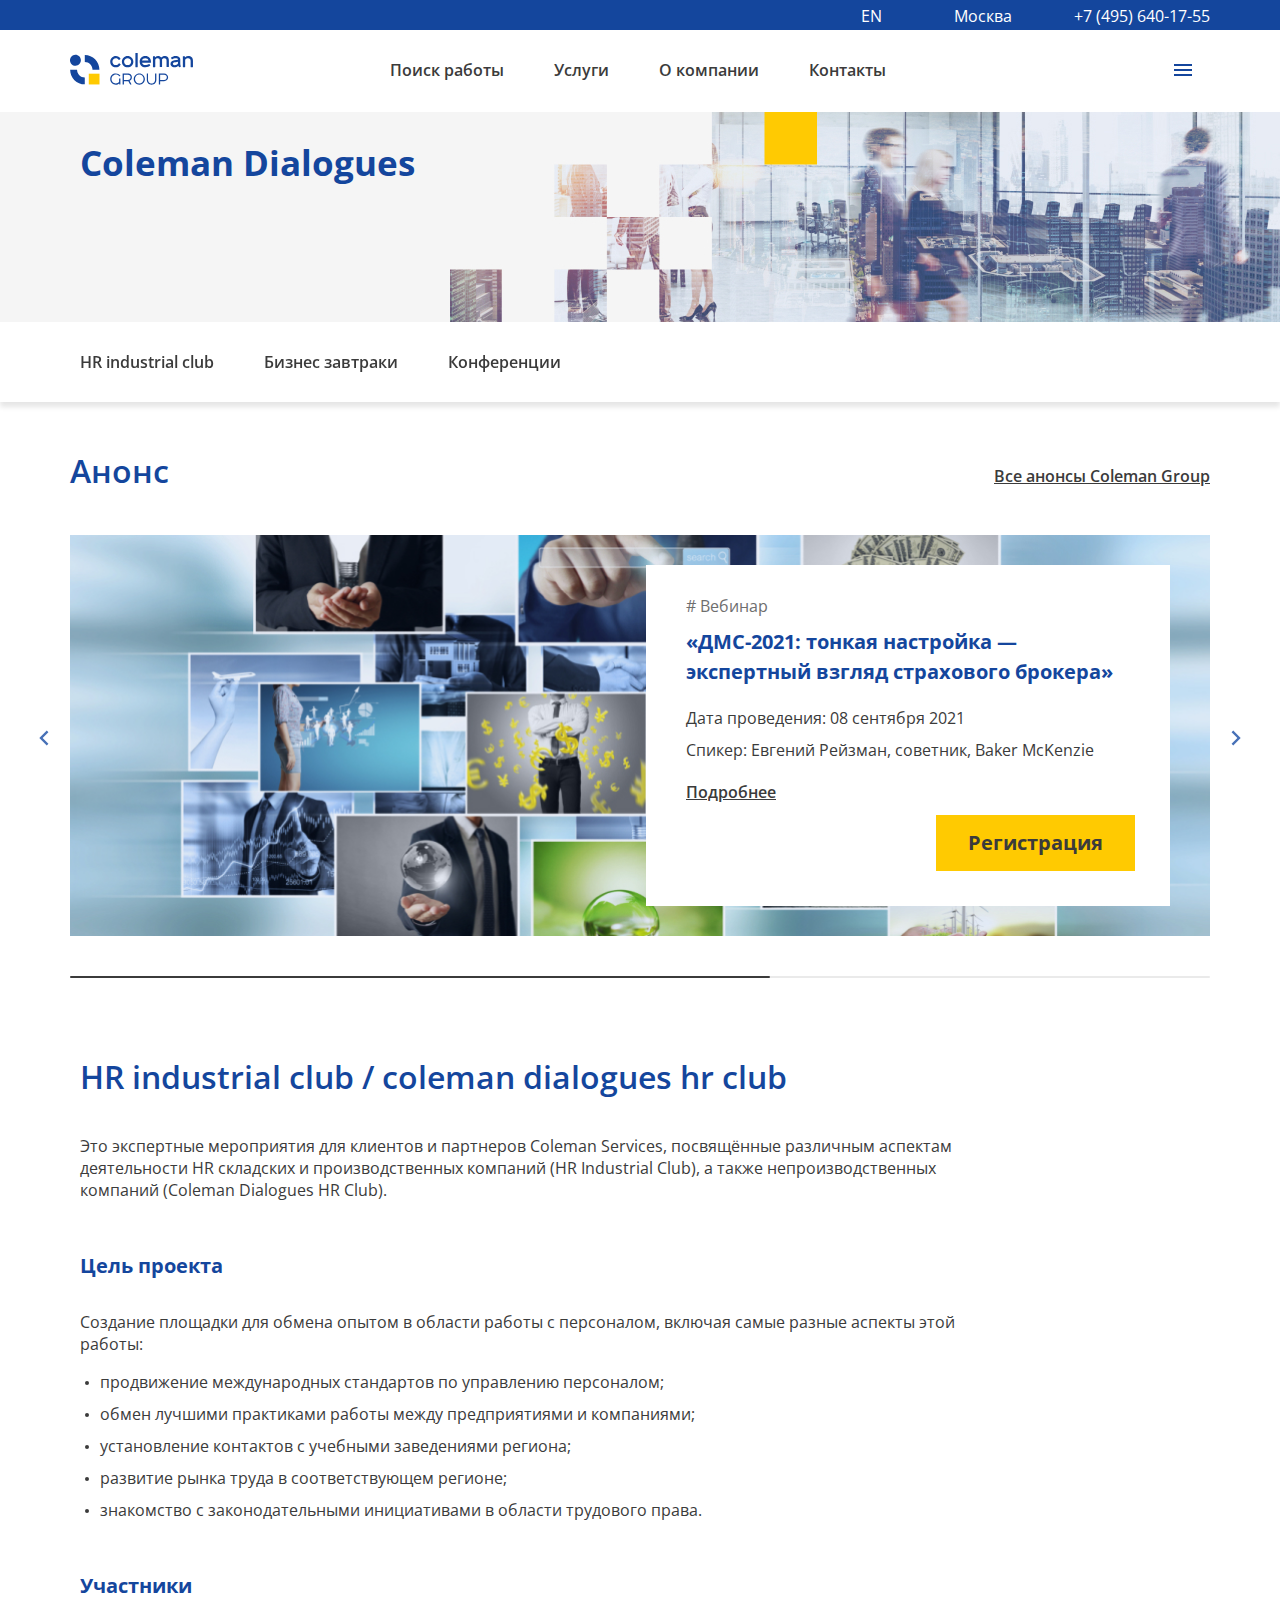
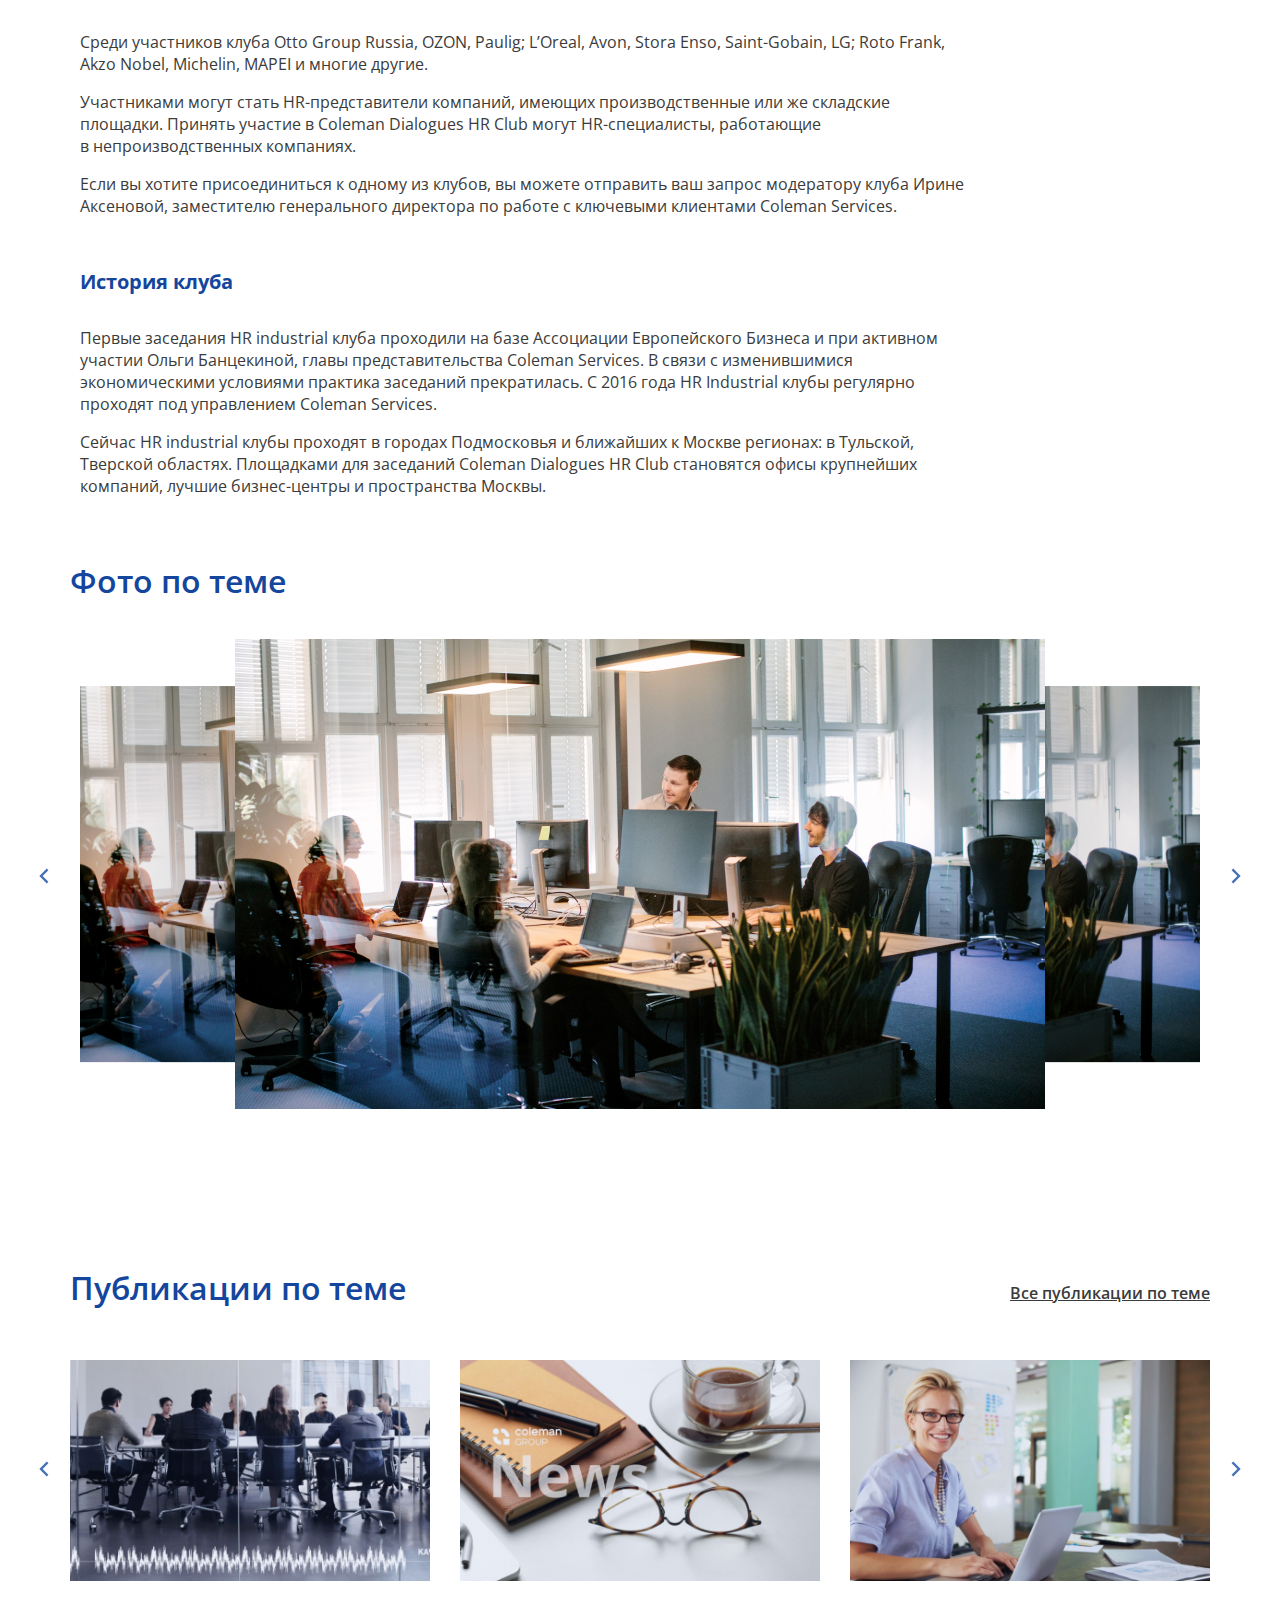
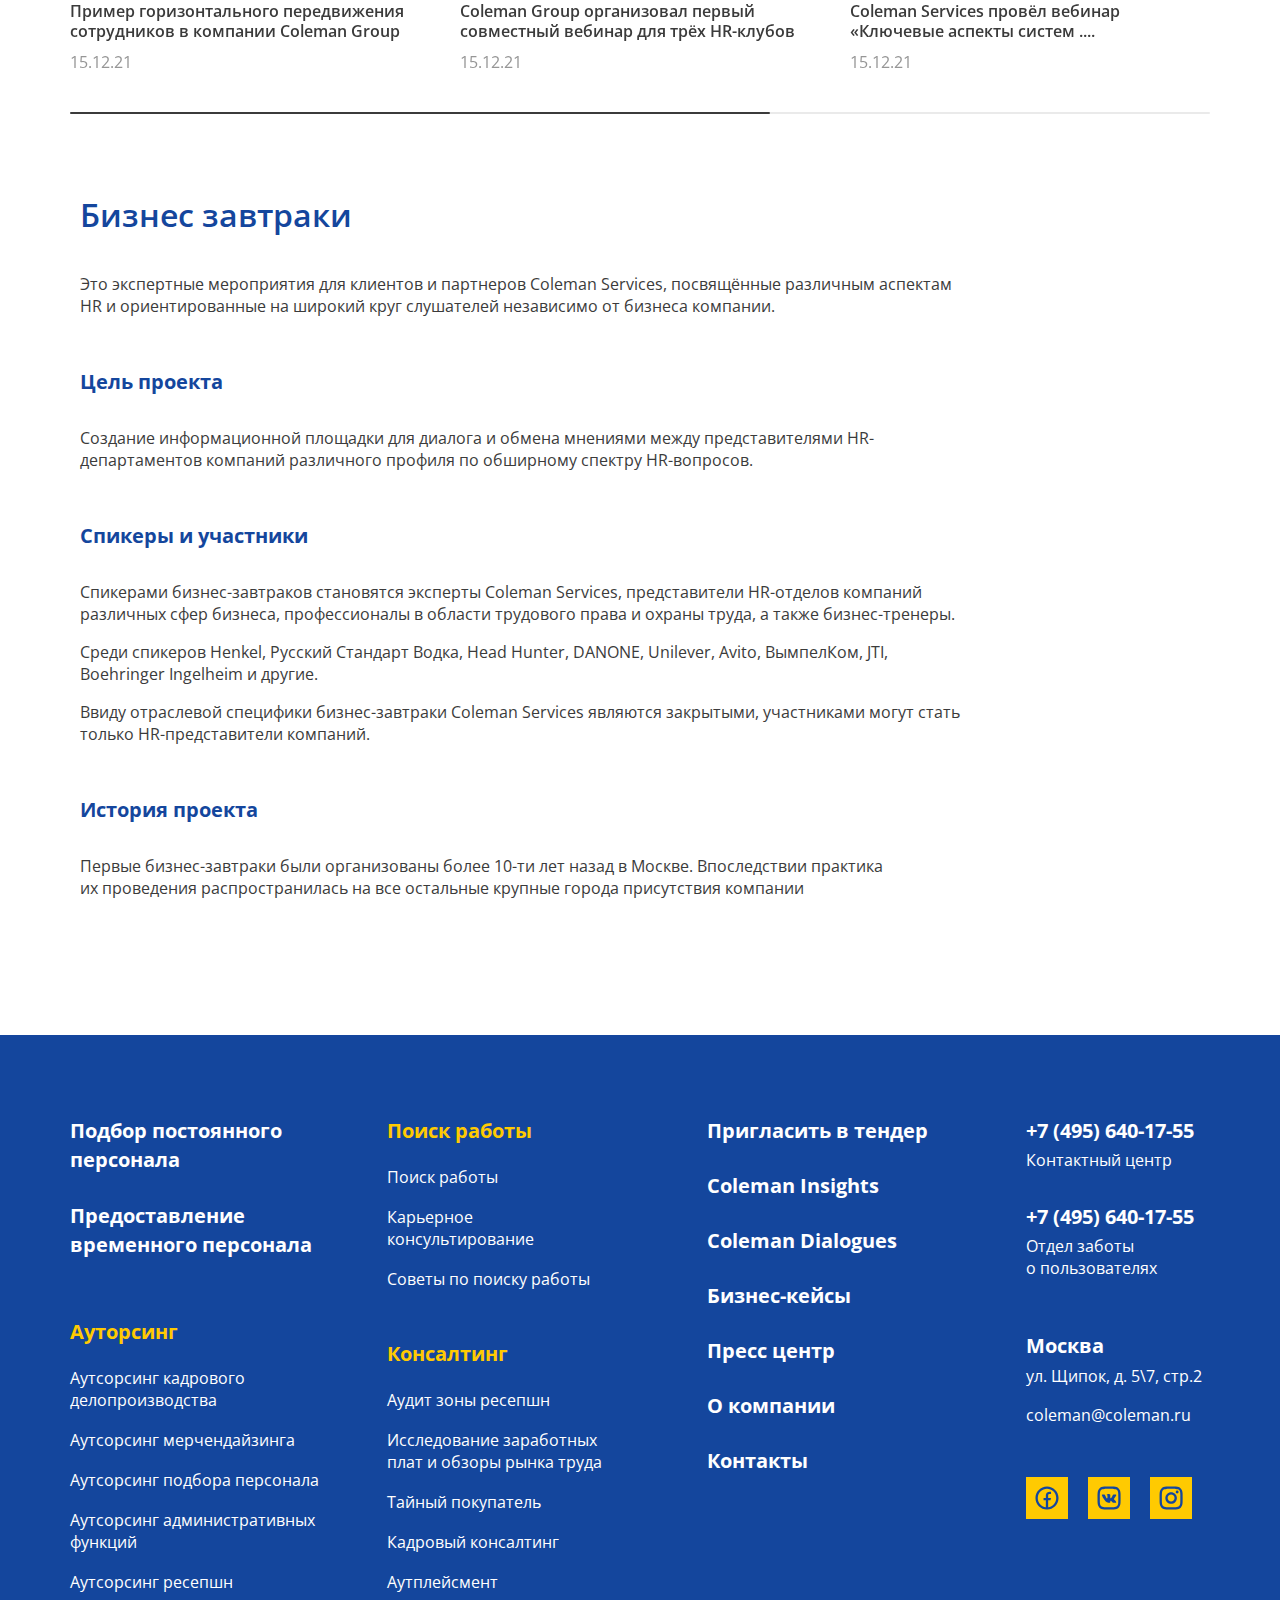
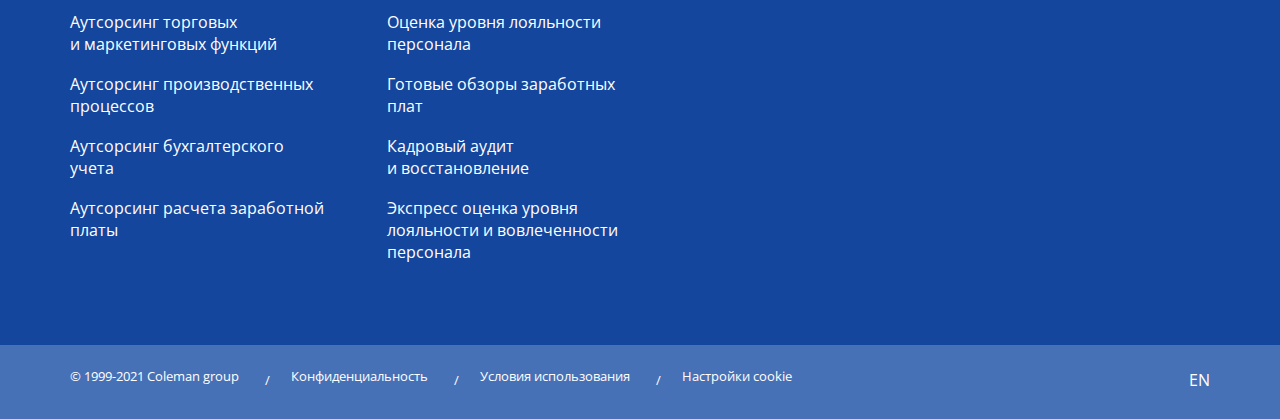
<file: coleman-dialogues.html>
<!DOCTYPE html>
<html>
<head>
	<!-- <base href="/"> -->
	<meta charset="utf-8">
	<title>Simple Starter</title>
	<meta name="description" content="Simple Starter Description">
	<meta name="viewport" content="width=device-width, initial-scale=1.0, minimum-scale=1.0, maximum-scale=1.0, user-scalable=no">
	<meta property="og:image" content="images/preview.jpg">

	<link rel="icon" href="images/favicon.png">
	<link rel="preconnect" href="https://fonts.googleapis.com">
	<link rel="preconnect" href="https://fonts.gstatic.com" crossorigin>
	<link href="https://fonts.googleapis.com/css2?family=Open+Sans:wght@400;600;700&display=swap" rel="stylesheet">

	<link rel="stylesheet" href="libs/bootstrap/css/bootstrap-reboot.min.css">
	<link rel="stylesheet" href="libs/bootstrap/css/bootstrap-grid.min.css">
	<link rel="stylesheet" href="libs/swiper/swiper-bundle.min.css">
	<link rel="stylesheet" href="css/main.css">
	<link rel="stylesheet" href="css/media.css">

	<script src="libs/jquery/jquery-3.6.0.min.js" defer></script>
	<script src="libs/swiper/swiper-bundle.min.js" defer></script>
	<script src="libs/notifyjs/notify.min.js" defer></script>
	<script src="libs/jQuery.equalHeights/jquery.equalheights.min.js" defer></script>
	<script src="js/common.js" defer></script>
</head>

<body class="page__coleman-dialoguse deep-page">
<div class="page-wrap">

	<div class="overlay"></div>
	<nav class="mmenu">
		<div class="mmenu__top">
			<div class="mmenu__close">
				<svg width="14" height="14" viewBox="0 0 14 14" fill="none" xmlns="http://www.w3.org/2000/svg"><path d="M7.00072 5.58599L11.9507 0.635986L13.3647 2.04999L8.41472 6.99999L13.3647 11.95L11.9507 13.364L7.00072 8.41399L2.05072 13.364L0.636719 11.95L5.58672 6.99999L0.636719 2.04999L2.05072 0.635986L7.00072 5.58599Z" fill="#14469D"/></svg>
			</div>
			<div class="logo">
				<a href="/" class="logo__link">
					<svg width="123" height="34" viewBox="0 0 123 34" fill="none" xmlns="http://www.w3.org/2000/svg"><path fill-rule="evenodd" clip-rule="evenodd" d="M14.7914 1.98915C22.8734 1.98915 29.425 8.56613 29.425 16.679H22.5182C22.5182 12.3952 19.0586 8.92251 14.7913 8.92251L14.7914 1.98915ZM14.7916 31.3691C6.70964 31.3691 0.15804 24.7922 0.15804 16.6792H7.06481C7.06481 20.963 10.5244 24.4359 14.7917 24.4359L14.7916 31.3691ZM0.00275521 7.4659C-0.0919555 4.45017 2.26681 1.92834 5.27111 1.83356C8.27527 1.73877 10.7874 4.10633 10.8819 7.1222C10.9763 10.1379 8.61766 12.6598 5.61335 12.7545C2.60933 12.8493 0.0973207 10.4818 0.00275521 7.4659ZM94.1051 20.5039L89.0935 20.5036C88.92 20.5036 88.8334 20.5905 88.8334 20.7647V31.1867C88.8334 31.3606 88.92 31.4475 89.0935 31.4475H89.8937C90.067 31.4475 90.1537 31.3606 90.1537 31.1867V28.1744H94.0945C95.1413 28.1744 96.2324 27.8059 96.9951 27.07C97.7524 26.3659 98.1353 25.3881 98.1353 24.3592C98.1353 23.3132 97.7468 22.3744 96.9951 21.648C96.1843 20.865 95.2279 20.5039 94.1051 20.5039ZM45.8258 3.05C47.8035 3.05 49.5418 4.07891 50.5386 5.63249C50.6294 5.77336 50.5702 5.90139 50.4811 5.97269L49.1049 7.02523C48.9724 7.12585 48.8312 7.04433 48.7728 6.95524C48.1826 5.93741 47.0839 5.25307 45.8258 5.25307C43.9439 5.25307 42.4181 6.78448 42.4181 8.67389C42.4181 10.563 43.9437 12.0947 45.8258 12.0947C47.0752 12.0947 48.1717 11.422 48.7605 10.4131C48.833 10.2889 48.9662 10.1766 49.1547 10.3223L50.5046 11.3548C50.6161 11.4398 50.6383 11.5562 50.5722 11.6622C49.5848 13.2477 47.8259 14.2979 45.8256 14.2979C42.7315 14.2979 40.2233 11.78 40.2233 8.67403C40.2233 5.56804 42.7317 3.05 45.8258 3.05ZM57.6216 5.25321C59.5719 5.25321 61.1529 6.78463 61.1529 8.67403C61.1529 10.5631 59.5719 12.0949 57.6216 12.0949C55.6713 12.0949 54.0901 10.5633 54.0901 8.67403C54.0901 6.78477 55.6713 5.25321 57.6216 5.25321ZM57.6215 3.05C60.784 3.05 63.3477 5.56789 63.3477 8.67389C63.3477 11.7799 60.784 14.2978 57.6215 14.2978C54.4591 14.2978 51.8954 11.7799 51.8954 8.67389C51.8954 5.56789 54.4591 3.05 57.6215 3.05ZM67.4294 0H65.6894C65.5025 0 65.4092 0.0937631 65.4092 0.281289V13.8561C65.4092 14.0021 65.5196 14.1372 65.6691 14.1372H67.4294C67.6162 14.1372 67.7096 14.0435 67.7096 13.8561V0.281289C67.7096 0.0937631 67.6162 0 67.4294 0ZM75.3206 3.05C78.9591 3.05 80.9523 5.56833 80.9523 8.67389V9.42924C80.9523 9.73794 80.7412 9.71928 80.5596 9.71928H78.5685H72.0419C72.4434 11.1482 73.6712 12.0946 75.2426 12.0946C76.5553 12.0946 77.9068 11.9143 78.9651 11.0289C79.0936 10.9213 79.2045 10.8218 79.3551 11.0156L80.2435 12.2232C80.3377 12.3511 80.2903 12.4944 80.1824 12.5847C79.091 13.537 77.6855 14.2978 75.3209 14.2978C72.0198 14.2978 69.6892 11.7799 69.6892 8.67389C69.6892 5.56789 71.6821 3.05 75.3206 3.05ZM78.4831 7.61085C78.142 6.09766 76.956 5.25321 75.2423 5.25321C73.5167 5.25321 72.37 6.10641 72.0171 7.61085H78.4831ZM82.9527 3.4739V13.8358C82.9527 14.0366 83.0262 14.1372 83.1729 14.1372H85.0132C85.1865 14.1372 85.2731 14.0435 85.2731 13.8561V6.64683C85.8464 5.70963 86.64 5.24125 87.6538 5.24125C88.3339 5.24125 88.8538 5.44205 89.214 5.84379C89.574 6.24538 89.754 6.82079 89.754 7.5706V13.8158C89.754 14.0166 89.8542 14.1172 90.0542 14.1172H91.7744C91.9743 14.1172 92.0744 14.0235 92.0744 13.836V7.53036C92.0744 7.18272 92.0867 6.82429 91.9945 6.48642C92.2879 6.0981 92.6278 5.79013 93.0147 5.5625C93.388 5.34829 93.8482 5.24125 94.3949 5.24125C95.0084 5.24125 95.5219 5.43563 95.9352 5.82352C96.3353 6.21169 96.5354 6.79396 96.5354 7.5706V13.8158C96.5354 14.0166 96.6356 14.1172 96.8356 14.1172H98.5558C98.7757 14.1172 98.8758 14.0432 98.8758 13.8158V7.46999C98.8758 6.7069 98.7625 6.03773 98.5359 5.46217C98.3093 4.89989 98.0092 4.43763 97.6356 4.07658C97.2759 3.7285 96.8221 3.46078 96.2755 3.27325C95.7687 3.09914 95.2287 3.01223 94.6552 3.01223C94.0552 3.01223 93.435 3.14595 92.7949 3.41382C92.1681 3.68155 91.6278 4.08314 91.1745 4.61874C90.8811 4.15007 90.461 3.76175 89.9142 3.45421C89.3808 3.15966 88.7804 3.01238 88.1138 3.01238C86.9404 3.01238 86.0136 3.41397 85.3334 4.2173H85.2134L85.0133 3.43424C84.9733 3.25998 84.8798 3.17293 84.7331 3.17293H83.2927C82.9582 3.17293 82.9527 3.33741 82.9527 3.4739ZM104.437 9.35764L105.832 9.12681L107.957 8.77538V10.6028C107.611 11.0715 107.171 11.4459 106.637 11.7275C106.091 12.0085 105.437 12.1492 104.677 12.1492C104.05 12.1492 103.59 12.0288 103.297 11.7876C102.717 11.3112 102.719 10.4195 103.237 9.9001C103.49 9.64579 103.89 9.46511 104.437 9.35764ZM108.258 12.8719L108.277 12.852H108.378L108.878 14.1171C108.944 14.2911 109.058 14.3446 109.218 14.2777L110.638 13.8158C110.839 13.7867 110.87 13.5828 110.818 13.4142L110.558 12.5707C110.454 12.207 110.391 11.8403 110.338 11.4664C110.298 11.0913 110.278 10.7033 110.278 10.3014V6.80752C110.278 6.12479 110.158 5.54252 109.918 5.06044C109.691 4.59177 109.357 4.20344 108.917 3.89591C108.491 3.60135 108.01 3.38014 107.477 3.23315C106.957 3.09929 106.397 3.03235 105.797 3.03235C104.823 3.03235 103.957 3.16636 103.196 3.43409C102.45 3.70167 101.749 4.08314 101.096 4.57879C100.971 4.7039 100.915 4.89449 101.036 5.04046L101.816 6.14476C101.932 6.28942 102.168 6.30473 102.316 6.20513C102.78 5.90984 103.398 5.61849 103.917 5.46232C104.864 5.16091 106.38 5.09062 107.297 5.52269C107.671 5.6984 107.881 5.97663 107.927 6.35737C107.943 6.49051 107.937 6.63312 107.937 6.76757L104.417 7.22967C103.203 7.39022 102.243 7.78525 101.536 8.41433C100.843 9.03013 100.496 9.85344 100.496 10.8841C100.496 11.393 100.596 11.8551 100.796 12.2698C100.996 12.6983 101.262 13.0599 101.596 13.3545C101.956 13.6757 102.363 13.9099 102.816 14.0572C103.296 14.2177 103.823 14.2982 104.397 14.2982C105.196 14.2982 105.917 14.1778 106.557 13.9367C107.17 13.7091 107.738 13.354 108.258 12.8719ZM112.858 3.47375V13.8559C112.858 14.0433 112.952 14.1371 113.139 14.1371H114.899C115.086 14.1371 115.179 14.0433 115.179 13.8559V6.64668C115.539 6.19157 115.986 5.8435 116.519 5.60245C117.053 5.36141 117.599 5.24096 118.159 5.24096C118.92 5.24096 119.527 5.45517 119.98 5.88345C120.42 6.31202 120.64 6.98805 120.64 7.91168V13.8559C120.64 14.0433 120.727 14.1371 120.9 14.1371H122.66C122.86 14.1371 122.961 14.0433 122.961 13.8559V7.89185C122.961 7.08837 122.847 6.37881 122.62 5.76315C122.196 4.59118 121.379 3.75694 120.2 3.35345C119.613 3.15266 118.973 3.05233 118.279 3.05233C117.117 3.05233 116.04 3.44911 115.179 4.23713H115.059L114.879 3.43395C114.839 3.27325 114.732 3.1929 114.559 3.1929H113.139C112.952 3.1929 112.858 3.28652 112.858 3.47375ZM94.0945 26.9694H90.1537V21.7083H94.0945C94.9748 21.7083 95.6483 21.9626 96.115 22.4714C96.5817 22.9801 96.815 23.6025 96.815 24.3386C96.815 25.0886 96.5817 25.7179 96.115 26.2262C95.6615 26.7216 94.988 26.9694 94.0945 26.9694ZM76.811 20.7445V26.7085C76.811 27.4313 76.9199 28.0868 77.1311 28.6763C77.5571 29.8667 78.4244 30.7874 79.5914 31.2667C80.1651 31.5077 80.825 31.6282 81.5721 31.6282C82.3057 31.6282 82.9721 31.5077 83.5725 31.2667C84.7702 30.7746 85.5973 29.8872 86.0528 28.6763C86.2664 28.0872 86.3728 27.438 86.3728 26.7285V20.7843C86.3728 20.6104 86.2864 20.5235 86.113 20.5235H85.3329C85.1461 20.5235 85.0527 20.6104 85.0527 20.7843V26.6884C85.0527 27.2372 84.9728 27.7393 84.8126 28.1943C84.4846 29.1069 83.9351 29.7624 83.0323 30.1423C82.5788 30.3298 82.0786 30.4236 81.532 30.4236C80.9985 30.4236 80.505 30.3298 80.0519 30.1423C79.1613 29.7793 78.5784 29.053 78.2713 28.1543C78.1114 27.6989 78.0312 27.197 78.0312 26.6481V20.7445C78.0312 20.5703 77.9446 20.4831 77.7712 20.4831H77.0714C76.898 20.4831 76.811 20.5703 76.811 20.7445ZM57.8475 26.9694H53.9065V21.7083H57.8475C58.7276 21.7083 59.4077 21.9626 59.888 22.4714C60.3679 22.9801 60.608 23.6025 60.608 24.3386C60.608 25.1021 60.3679 25.731 59.888 26.2262C59.4077 26.7216 58.7275 26.9694 57.8475 26.9694ZM57.8475 20.5035H57.8876H52.8864C52.7131 20.5035 52.6265 20.5904 52.6265 20.7645V31.1865C52.6265 31.3605 52.7131 31.4474 52.8864 31.4474H53.6867C53.86 31.4474 53.9466 31.3605 53.9466 31.1865V28.1743H57.8876H58.1277C58.2343 28.1743 58.3142 28.1674 58.3675 28.1543L59.968 31.2066C60.0614 31.3673 60.1816 31.4475 60.3283 31.4475H61.2885C61.4453 31.4475 61.5194 31.309 61.4482 31.1665L59.5882 27.8331C60.2816 27.5385 60.8416 27.0762 61.2683 26.4473C61.6818 25.8315 61.8884 25.1221 61.8884 24.3188C61.8884 23.7832 61.7886 23.2811 61.5886 22.8126C61.3884 22.3575 61.1083 21.9557 60.7482 21.6077C60.4015 21.2731 59.975 21.0056 59.4682 20.8043C58.9612 20.6035 58.421 20.5035 57.8475 20.5035ZM50.1458 25.544H49.3857C49.1989 25.544 49.1058 25.6309 49.1058 25.805V28.9174C48.6788 29.3859 48.1986 29.7474 47.6654 30.0019C47.1052 30.2696 46.4919 30.4033 45.8247 30.4033C45.2113 30.4033 44.638 30.2897 44.1045 30.0621C43.5578 29.8346 43.1043 29.5265 42.744 29.1382C42.3576 28.7367 42.0574 28.2682 41.844 27.7327C41.6306 27.2107 41.524 26.6284 41.524 25.9858C41.524 25.343 41.6306 24.7607 41.844 24.2386C42.0574 23.7031 42.3575 23.2347 42.744 22.8331C43.1176 22.4312 43.5642 22.1234 44.0845 21.9092C44.6181 21.6817 45.1913 21.568 45.8047 21.568C46.5383 21.568 47.1985 21.7153 47.7853 22.0098C48.3721 22.3044 48.8786 22.7258 49.3055 23.2748C49.4255 23.4221 49.552 23.4354 49.6855 23.3149L50.2456 22.8331C50.3738 22.7363 50.4096 22.6223 50.3058 22.4915C49.1854 21.099 47.6919 20.403 45.8246 20.403C45.0245 20.403 44.2844 20.5434 43.6041 20.8247C42.924 21.1057 42.3308 21.5008 41.8238 22.0097C41.317 22.518 40.9235 23.114 40.6435 23.7969C40.3636 24.4797 40.2234 25.236 40.2234 26.0658C40.2234 26.869 40.3638 27.612 40.6435 28.2949C40.9235 28.9778 41.317 29.5734 41.8238 30.0821C42.3308 30.5908 42.924 30.9859 43.6041 31.2669C44.2844 31.5481 45.0245 31.6886 45.8246 31.6886C46.4649 31.6886 47.065 31.5879 47.625 31.3874C48.1983 31.1866 48.7186 30.8587 49.1852 30.4033L49.3254 31.2669C49.3475 31.421 49.4701 31.5279 49.6254 31.5279H50.1454C50.3189 31.5279 50.4054 31.441 50.4054 31.2669V25.805C50.4054 25.6309 50.3193 25.544 50.1458 25.544ZM69.3095 21.5487C71.6905 21.5487 73.6206 23.5666 73.6206 26.0556C73.6206 28.545 71.6905 30.5628 69.3095 30.5628C66.9287 30.5628 64.9986 28.545 64.9986 26.0556C64.9986 23.5665 66.9287 21.5487 69.3095 21.5487ZM69.3095 20.4434C66.2218 20.4434 63.7185 22.9562 63.7185 26.0558C63.7185 29.1555 66.2218 31.6683 69.3095 31.6683C72.3974 31.6683 74.9005 29.1555 74.9005 26.0558C74.9005 22.9562 72.3974 20.4434 69.3095 20.4434Z" fill="#14469D"/><path fill-rule="evenodd" clip-rule="evenodd" d="M18.7871 20.6904H29.5031V31.4477H18.7871V20.6904Z" fill="#FFCA01"/></svg>
				</a>
			</div>
		</div>
		<div class="mmenu__content">

			<nav class="menu__services mmenu-dd mmenu__content-menu" data-mmenu="services">
				<div class="mmenu__content_top">
					<a href="#" class="mmenu__content_arrow" data-ddmenu="main">
						<svg width="24" height="24" viewBox="0 0 24 24" fill="none" xmlns="http://www.w3.org/2000/svg"><path d="M4.29289 11.2929C3.90237 11.6834 3.90237 12.3166 4.29289 12.7071L10.6569 19.0711C11.0474 19.4616 11.6805 19.4616 12.0711 19.0711C12.4616 18.6805 12.4616 18.0474 12.0711 17.6569L6.41421 12L12.0711 6.34315C12.4616 5.95262 12.4616 5.31946 12.0711 4.92893C11.6805 4.53841 11.0474 4.53841 10.6569 4.92893L4.29289 11.2929ZM20 11L5 11V13L20 13V11Z" fill="#6E6E6E"/></svg>
					</a>
					<span class="mmenu__content_title">Услуги</span>
				</div>
				<ul class="mmenu__list-small mmenu-ul-offset">
					<li class="mmenu__list-small-item"><a class="mmenu__list-small-link" href="#">Временный персонал</a></li>
					<li class="mmenu__list-small-item"><a class="mmenu__list-small-link" href="#">Постоянный персонал</a></li>
					<li class="mmenu__list-small-item"><a class="mmenu__list-small-link" href="#" data-ddmenu="autsource">Ауторсинг бизнес процессов</a></li>
					<li class="mmenu__list-small-item"><a class="mmenu__list-small-link" href="#" data-ddmenu="consulting">Консалтинг</a></li>
					<li class="mmenu__list-small-item"><a class="mmenu__list-small-link" href="#">Карьерное консультирование</a></li>
				</ul>
				<ul class="mmenu__list-dop mmenu-ul-offset">
					<li class="mmenu__list-dop-item"><a class="mmenu__list-dop-link" href="#">Заказать услугу</a></li>
					<li class="mmenu__list-dop-item"><a class="mmenu__list-dop-link" href="#">Пригласить в тендер</a></li>
				</ul>
			</nav>
			<nav class="menu__services mmenu-dd mmenu__content-menu" data-mmenu="autsource">
				<div class="mmenu__content_top">
					<a href="#" class="mmenu__content_arrow" data-ddmenu="services">
						<svg width="24" height="24" viewBox="0 0 24 24" fill="none" xmlns="http://www.w3.org/2000/svg"><path d="M4.29289 11.2929C3.90237 11.6834 3.90237 12.3166 4.29289 12.7071L10.6569 19.0711C11.0474 19.4616 11.6805 19.4616 12.0711 19.0711C12.4616 18.6805 12.4616 18.0474 12.0711 17.6569L6.41421 12L12.0711 6.34315C12.4616 5.95262 12.4616 5.31946 12.0711 4.92893C11.6805 4.53841 11.0474 4.53841 10.6569 4.92893L4.29289 11.2929ZM20 11L5 11V13L20 13V11Z" fill="#6E6E6E"/></svg>
					</a>
					<span class="mmenu__content_title">Ауторсинг бизнес процессов</span>
				</div>
				<ul class="mmenu__list-small mmenu-ul-offset">
					<li class="mmenu__list-small-item"><a class="mmenu__list-small-link" href="#">Аутсорсинг кадрового делопроизводства</a></li>
					<li class="mmenu__list-small-item"><a class="mmenu__list-small-link" href="#">Аутсорсинг мерчендайзинга</a></li>
					<li class="mmenu__list-small-item"><a class="mmenu__list-small-link" href="#">Аутсорсинг подбора персонала</a></li>
					<li class="mmenu__list-small-item"><a class="mmenu__list-small-link" href="#">Аутсорсинг административных функций</a></li>
					<li class="mmenu__list-small-item"><a class="mmenu__list-small-link" href="#">Аутсорсинг ресепшн</a></li>
					<li class="mmenu__list-small-item"><a class="mmenu__list-small-link" href="#">Аутсорсинг торговых и маркетинговых функций</a></li>
					<li class="mmenu__list-small-item"><a class="mmenu__list-small-link" href="#">Аутсорсинг производственных процессов</a></li>
					<li class="mmenu__list-small-item"><a class="mmenu__list-small-link" href="#">Аутсорсинг бухгалтерского учета</a></li>
					<li class="mmenu__list-small-item"><a class="mmenu__list-small-link" href="#">Аутсорсинг расчета заработной платы</a></li>
				</ul>
				<ul class="mmenu__list-dop mmenu-ul-offset">
					<li class="mmenu__list-dop-item"><a class="mmenu__list-dop-link" href="#">Заказать услугу</a></li>
					<li class="mmenu__list-dop-item"><a class="mmenu__list-dop-link" href="#">Пригласить в тендер</a></li>
				</ul>
			</nav>
			<nav class="menu__services mmenu-dd mmenu__content-menu" data-mmenu="consulting">
				<div class="mmenu__content_top">
					<a href="#" class="mmenu__content_arrow" data-ddmenu="services">
						<svg width="24" height="24" viewBox="0 0 24 24" fill="none" xmlns="http://www.w3.org/2000/svg"><path d="M4.29289 11.2929C3.90237 11.6834 3.90237 12.3166 4.29289 12.7071L10.6569 19.0711C11.0474 19.4616 11.6805 19.4616 12.0711 19.0711C12.4616 18.6805 12.4616 18.0474 12.0711 17.6569L6.41421 12L12.0711 6.34315C12.4616 5.95262 12.4616 5.31946 12.0711 4.92893C11.6805 4.53841 11.0474 4.53841 10.6569 4.92893L4.29289 11.2929ZM20 11L5 11V13L20 13V11Z" fill="#6E6E6E"/></svg>
					</a>
					<span class="mmenu__content_title">Консалтинг</span>
				</div>
				<ul class="mmenu__list-small mmenu-ul-offset">
					<li class="mmenu__list-small-item"><a class="mmenu__list-small-link" href="#">Аудит зоны ресепшн</a></li>
					<li class="mmenu__list-small-item"><a class="mmenu__list-small-link" href="#">Исследование заработных плат и обзоры рынка труда</a></li>
					<li class="mmenu__list-small-item"><a class="mmenu__list-small-link" href="#">Тайный покупатель</a></li>
					<li class="mmenu__list-small-item"><a class="mmenu__list-small-link" href="#">Кадровый консалтинг</a></li>
					<li class="mmenu__list-small-item"><a class="mmenu__list-small-link" href="#">Аутплейсмент</a></li>
					<li class="mmenu__list-small-item"><a class="mmenu__list-small-link" href="#">Оценка уровня лояльности персонала</a></li>
					<li class="mmenu__list-small-item"><a class="mmenu__list-small-link" href="#">Готовые обзоры заработных плат</a></li>
					<li class="mmenu__list-small-item"><a class="mmenu__list-small-link" href="#">Кадровый аудит и восстановление</a></li>
					<li class="mmenu__list-small-item"><a class="mmenu__list-small-link" href="#">Экспресс-оценка уровня лояльности и вовлеченности персонала</a></li>
				</ul>
				<ul class="mmenu__list-dop mmenu-ul-offset">
					<li class="mmenu__list-dop-item"><a class="mmenu__list-dop-link" href="#">Заказать услугу</a></li>
					<li class="mmenu__list-dop-item"><a class="mmenu__list-dop-link" href="#">Пригласить в тендер</a></li>
				</ul>
			</nav>
			<nav class="menu__services mmenu-dd mmenu__content-menu" data-mmenu="projects">
				<div class="mmenu__content_top">
					<a href="#" class="mmenu__content_arrow" data-ddmenu="main">
						<svg width="24" height="24" viewBox="0 0 24 24" fill="none" xmlns="http://www.w3.org/2000/svg"><path d="M4.29289 11.2929C3.90237 11.6834 3.90237 12.3166 4.29289 12.7071L10.6569 19.0711C11.0474 19.4616 11.6805 19.4616 12.0711 19.0711C12.4616 18.6805 12.4616 18.0474 12.0711 17.6569L6.41421 12L12.0711 6.34315C12.4616 5.95262 12.4616 5.31946 12.0711 4.92893C11.6805 4.53841 11.0474 4.53841 10.6569 4.92893L4.29289 11.2929ZM20 11L5 11V13L20 13V11Z" fill="#6E6E6E"/></svg>
					</a>
					<span class="mmenu__content_title">Проекты</span>
				</div>
				<ul class="mmenu__list-small mmenu-ul-offset">
					<li class="mmenu__list-small-item"><a class="mmenu__list-small-link" href="#">Coleman dialogues</a></li>
					<li class="mmenu__list-small-item"><a class="mmenu__list-small-link" href="#">Coleman insights</a></li>
					<li class="mmenu__list-small-item"><a class="mmenu__list-small-link" href="#">Бизнес завтраки</a></li>
					<li class="mmenu__list-small-item"><a class="mmenu__list-small-link" href="#">Coleman hospitality</a></li>
					<li class="mmenu__list-small-item"><a class="mmenu__list-small-link" href="#">Avancebox</a></li>
					<li class="mmenu__list-small-item"><a class="mmenu__list-small-link" href="#">Coleman HR Analytical service</a></li>
				</ul>
			</nav>

			<nav class="menu__main mmenu__content-menu" data-mmenu="main">
				<ul class="mmenu__list-main">
					<li class="mmenu__list-main-item"><a class="mmenu__list-main-link" href="#" data-ddmenu="services">Услуги</a></li>
					<li class="mmenu__list-main-item"><a class="mmenu__list-main-link" href="#" data-ddmenu="projects">Проекты</a></li>
					<li class="mmenu__list-main-item"><a class="mmenu__list-main-link" href="#">Поиск работы</a></li>
				</ul>
				<ul class="mmenu__list-small">
					<li class="mmenu__list-small-item"><a class="mmenu__list-small-link" href="#">Бизнес-кейсы</a></li>
					<li class="mmenu__list-small-item"><a class="mmenu__list-small-link" href="#">Пресс-центр</a></li>
					<li class="mmenu__list-small-item"><a class="mmenu__list-small-link" href="#">О компании</a></li>
					<li class="mmenu__list-small-item"><a class="mmenu__list-small-link" href="#">Контакты</a></li>
				</ul>
				<ul class="mmenu__list-dop">
					<li class="mmenu__list-dop-item"><a class="mmenu__list-dop-link" href="#">Заказать услугу</a></li>
					<li class="mmenu__list-dop-item"><a class="mmenu__list-dop-link" href="#">Пригласить в тендер</a></li>
				</ul>
			</nav>

		</div>
	</nav>

	<div class="mm-slide lang" data-side="lang">
		<div class="mm-slide__top">
			<span class="mm-slide__title">Выберите язык</span>
			<div class="mm-slide__close">
				<svg width="14" height="14" viewBox="0 0 14 14" fill="none" xmlns="http://www.w3.org/2000/svg"><path d="M7.00072 5.58599L11.9507 0.635986L13.3647 2.04999L8.41472 6.99999L13.3647 11.95L11.9507 13.364L7.00072 8.41399L2.05072 13.364L0.636719 11.95L5.58672 6.99999L0.636719 2.04999L2.05072 0.635986L7.00072 5.58599Z" fill="#14469D"/></svg>
			</div>
		</div>
		<div class="mm-slide__content">
			<div class="mm-slide__list">
				<label class="mm-slide__item">
					<div class="mm-slide__item_title">Русский</div>
					<div class="mm-checkbox">
						<input type="radio" name="lang" value="ru" checked>
						<span class="mm-checkbox__checkbox"></span>
					</div>
				</label>
				<label class="mm-slide__item">
					<div class="mm-slide__item_title">Английский</div>
					<div class="mm-checkbox">
						<input type="radio" name="lang" value="en">
						<span class="mm-checkbox__checkbox"></span>
					</div>
				</label>
			</div>
		</div>
		<div class="mm-slide__bottom">
			<div class="mm-slide__btn btn">Применить</div>
		</div>
	</div>
	<div class="mm-slide city" data-side="city">
		<div class="mm-slide__top">
			<span class="mm-slide__title">Выберите регион</span>
			<div class="mm-slide__close">
				<svg width="14" height="14" viewBox="0 0 14 14" fill="none" xmlns="http://www.w3.org/2000/svg"><path d="M7.00072 5.58599L11.9507 0.635986L13.3647 2.04999L8.41472 6.99999L13.3647 11.95L11.9507 13.364L7.00072 8.41399L2.05072 13.364L0.636719 11.95L5.58672 6.99999L0.636719 2.04999L2.05072 0.635986L7.00072 5.58599Z" fill="#14469D"/></svg>
			</div>
		</div>
		<div class="mm-slide__content">
			<div class="mm-slide__list">
				<label class="mm-slide__item">
					<div class="mm-slide__item_title">Москва</div>
					<div class="mm-checkbox">
						<input type="radio" name="city" value="mos" checked>
						<span class="mm-checkbox__checkbox"></span>
					</div>
				</label>
				<label class="mm-slide__item">
					<div class="mm-slide__item_title">Санкт Питербург</div>
					<div class="mm-checkbox">
						<input type="radio" name="city" value="piter">
						<span class="mm-checkbox__checkbox"></span>
					</div>
				</label>
				<label class="mm-slide__item">
					<div class="mm-slide__item_title">Нижний новгород</div>
					<div class="mm-checkbox">
						<input type="radio" name="city" value="novgorod">
						<span class="mm-checkbox__checkbox"></span>
					</div>
				</label>
			</div>
		</div>
		<div class="mm-slide__bottom">
			<div class="mm-slide__btn btn">Применить</div>
		</div>
	</div>

	<div class="mm-slide filter" data-side="filter">
		<div class="mm-slide__top">
			<span class="mm-slide__title">Фильтр</span>
			<div class="mm-slide__close">
				<svg width="14" height="14" viewBox="0 0 14 14" fill="none" xmlns="http://www.w3.org/2000/svg"><path d="M7.00072 5.58599L11.9507 0.635986L13.3647 2.04999L8.41472 6.99999L13.3647 11.95L11.9507 13.364L7.00072 8.41399L2.05072 13.364L0.636719 11.95L5.58672 6.99999L0.636719 2.04999L2.05072 0.635986L7.00072 5.58599Z" fill="#14469D"/></svg>
			</div>
		</div>
		<div class="mm-slide__content">
			<div class="mm-slide__list">
				<div class="mm-slide-tab">

					<div class="mm-slide-tab__item">
						<div class="mm-slide-tab__top">
							<span class="mm-slide-tab__top-title">Профессия / должность</span>
							<span class="mm-slide-tab__top-icon">
								<svg width="24" height="24" viewBox="0 0 24 24" fill="none" xmlns="http://www.w3.org/2000/svg"><g clip-path="url(#clip0_1258_10167)"><path d="M12.1293 13.2378L17.9043 7.46277L19.5539 9.11244L12.1293 16.5371L4.70459 9.11244L6.35426 7.46278L12.1293 13.2378Z" fill="#6E6E6E"/></g><defs><clipPath id="clip0_1258_10167"><rect width="24" height="24" fill="white" transform="translate(24 24) rotate(-180)"/></clipPath></defs></svg>
							</span>
						</div>
						<div class="mm-slide-tab__content">
							<label class="mm-slide-tab__checkbox">
								<span class="mm-slide-tab__checkbox-text">Все (333)</span>
								<input type="checkbox" name="filter" value="all">
								<span class="mm-slide-tab__checkbox-checkbox"></span>
							</label>
							<label class="mm-slide-tab__checkbox">
								<span class="mm-slide-tab__checkbox-text">Автомобильный бизнес (15)</span>
								<input type="checkbox" name="filter" value="auto-bussines">
								<span class="mm-slide-tab__checkbox-checkbox"></span>
							</label>
							<label class="mm-slide-tab__checkbox">
								<span class="mm-slide-tab__checkbox-text">Государственные организации (15)</span>
								<input type="checkbox" name="filter" value="gos-organizacii">
								<span class="mm-slide-tab__checkbox-checkbox"></span>
							</label>
							<label class="mm-slide-tab__checkbox">
								<span class="mm-slide-tab__checkbox-text">Добывающая отрасль (115)</span>
								<input type="checkbox" name="filter" value="dobivayshaya-otrasl">
								<span class="mm-slide-tab__checkbox-checkbox"></span>
							</label>
							<label class="mm-slide-tab__checkbox">
								<span class="mm-slide-tab__checkbox-text">Информационные технологии, системная интеграция, интернет (135)</span>
								<input type="checkbox" name="filter" value="info-tehnology-sistem-inegracii">
								<span class="mm-slide-tab__checkbox-checkbox"></span>
							</label>
							<a href="#" class="mm-slide-tab__more">ещё 5</a>
						</div>
					</div>
					<div class="mm-slide-tab__item">
						<div class="mm-slide-tab__top">
							<span class="mm-slide-tab__top-title">Тип занятости</span>
							<span class="mm-slide-tab__top-icon">
								<svg width="24" height="24" viewBox="0 0 24 24" fill="none" xmlns="http://www.w3.org/2000/svg"><g clip-path="url(#clip0_1258_10167)"><path d="M12.1293 13.2378L17.9043 7.46277L19.5539 9.11244L12.1293 16.5371L4.70459 9.11244L6.35426 7.46278L12.1293 13.2378Z" fill="#6E6E6E"/></g><defs><clipPath id="clip0_1258_10167"><rect width="24" height="24" fill="white" transform="translate(24 24) rotate(-180)"/></clipPath></defs></svg>
							</span>
						</div>
						<div class="mm-slide-tab__content">
							<label class="mm-slide-tab__checkbox">
								<span class="mm-slide-tab__checkbox-text">Все (333)</span>
								<input type="checkbox" name="filter" value="all">
								<span class="mm-slide-tab__checkbox-checkbox"></span>
							</label>
							<label class="mm-slide-tab__checkbox">
								<span class="mm-slide-tab__checkbox-text">Автомобильный бизнес (15)</span>
								<input type="checkbox" name="filter" value="auto-bussines">
								<span class="mm-slide-tab__checkbox-checkbox"></span>
							</label>
							<label class="mm-slide-tab__checkbox">
								<span class="mm-slide-tab__checkbox-text">Государственные организации (15)</span>
								<input type="checkbox" name="filter" value="gos-organizacii">
								<span class="mm-slide-tab__checkbox-checkbox"></span>
							</label>
							<label class="mm-slide-tab__checkbox">
								<span class="mm-slide-tab__checkbox-text">Добывающая отрасль (115)</span>
								<input type="checkbox" name="filter" value="dobivayshaya-otrasl">
								<span class="mm-slide-tab__checkbox-checkbox"></span>
							</label>
							<label class="mm-slide-tab__checkbox">
								<span class="mm-slide-tab__checkbox-text">Информационные технологии, системная интеграция, интернет (135)</span>
								<input type="checkbox" name="filter" value="info-tehnology-sistem-inegracii">
								<span class="mm-slide-tab__checkbox-checkbox"></span>
							</label>
							<span class="mm-slide-tab__more">ещё 5</span>
						</div>
					</div>
					<div class="mm-slide-tab__item">
						<div class="mm-slide-tab__top">
							<span class="mm-slide-tab__top-title">Требуемый опыт работы</span>
							<span class="mm-slide-tab__top-icon">
								<svg width="24" height="24" viewBox="0 0 24 24" fill="none" xmlns="http://www.w3.org/2000/svg"><g clip-path="url(#clip0_1258_10167)"><path d="M12.1293 13.2378L17.9043 7.46277L19.5539 9.11244L12.1293 16.5371L4.70459 9.11244L6.35426 7.46278L12.1293 13.2378Z" fill="#6E6E6E"/></g><defs><clipPath id="clip0_1258_10167"><rect width="24" height="24" fill="white" transform="translate(24 24) rotate(-180)"/></clipPath></defs></svg>
							</span>
						</div>
						<div class="mm-slide-tab__content">
							<label class="mm-slide-tab__checkbox">
								<span class="mm-slide-tab__checkbox-text">Все (333)</span>
								<input type="checkbox" name="filter" value="all">
								<span class="mm-slide-tab__checkbox-checkbox"></span>
							</label>
							<label class="mm-slide-tab__checkbox">
								<span class="mm-slide-tab__checkbox-text">Автомобильный бизнес (15)</span>
								<input type="checkbox" name="filter" value="auto-bussines">
								<span class="mm-slide-tab__checkbox-checkbox"></span>
							</label>
							<label class="mm-slide-tab__checkbox">
								<span class="mm-slide-tab__checkbox-text">Государственные организации (15)</span>
								<input type="checkbox" name="filter" value="gos-organizacii">
								<span class="mm-slide-tab__checkbox-checkbox"></span>
							</label>
							<label class="mm-slide-tab__checkbox">
								<span class="mm-slide-tab__checkbox-text">Добывающая отрасль (115)</span>
								<input type="checkbox" name="filter" value="dobivayshaya-otrasl">
								<span class="mm-slide-tab__checkbox-checkbox"></span>
							</label>
							<label class="mm-slide-tab__checkbox">
								<span class="mm-slide-tab__checkbox-text">Информационные технологии, системная интеграция, интернет (135)</span>
								<input type="checkbox" name="filter" value="info-tehnology-sistem-inegracii">
								<span class="mm-slide-tab__checkbox-checkbox"></span>
							</label>
							<span class="mm-slide-tab__more">ещё 5</span>
						</div>
					</div>
					<div class="mm-slide-tab__item">
						<div class="mm-slide-tab__top">
							<span class="mm-slide-tab__top-title">Сектор рынка</span>
							<span class="mm-slide-tab__top-icon">
								<svg width="24" height="24" viewBox="0 0 24 24" fill="none" xmlns="http://www.w3.org/2000/svg"><g clip-path="url(#clip0_1258_10167)"><path d="M12.1293 13.2378L17.9043 7.46277L19.5539 9.11244L12.1293 16.5371L4.70459 9.11244L6.35426 7.46278L12.1293 13.2378Z" fill="#6E6E6E"/></g><defs><clipPath id="clip0_1258_10167"><rect width="24" height="24" fill="white" transform="translate(24 24) rotate(-180)"/></clipPath></defs></svg>
							</span>
						</div>
						<div class="mm-slide-tab__content">
							<label class="mm-slide-tab__checkbox">
								<span class="mm-slide-tab__checkbox-text">Все (333)</span>
								<input type="checkbox" name="filter" value="all">
								<span class="mm-slide-tab__checkbox-checkbox"></span>
							</label>
							<label class="mm-slide-tab__checkbox">
								<span class="mm-slide-tab__checkbox-text">Автомобильный бизнес (15)</span>
								<input type="checkbox" name="filter" value="auto-bussines">
								<span class="mm-slide-tab__checkbox-checkbox"></span>
							</label>
							<label class="mm-slide-tab__checkbox">
								<span class="mm-slide-tab__checkbox-text">Государственные организации (15)</span>
								<input type="checkbox" name="filter" value="gos-organizacii">
								<span class="mm-slide-tab__checkbox-checkbox"></span>
							</label>
							<label class="mm-slide-tab__checkbox">
								<span class="mm-slide-tab__checkbox-text">Добывающая отрасль (115)</span>
								<input type="checkbox" name="filter" value="dobivayshaya-otrasl">
								<span class="mm-slide-tab__checkbox-checkbox"></span>
							</label>
							<label class="mm-slide-tab__checkbox">
								<span class="mm-slide-tab__checkbox-text">Информационные технологии, системная интеграция, интернет (135)</span>
								<input type="checkbox" name="filter" value="info-tehnology-sistem-inegracii">
								<span class="mm-slide-tab__checkbox-checkbox"></span>
							</label>
							<a href="#" class="mm-slide-tab__more">ещё 5</a>
						</div>
					</div>

				</div>
			</div>
		</div>
		<div class="mm-slide__bottom">
			<div class="mm-slide__bottom-wrap">
				<div class="mm-slide__btn btn btn-reset">Сбросить все</div>
				<div class="mm-slide__btn btn btn-access">Показать (235)</div>
			</div>
		</div>
	</div>
	<div class="mm-slide filter" data-side="sort">
		<div class="mm-slide__top">
			<span class="mm-slide__title">Сортировка</span>
			<div class="mm-slide__close">
				<svg width="14" height="14" viewBox="0 0 14 14" fill="none" xmlns="http://www.w3.org/2000/svg"><path d="M7.00072 5.58599L11.9507 0.635986L13.3647 2.04999L8.41472 6.99999L13.3647 11.95L11.9507 13.364L7.00072 8.41399L2.05072 13.364L0.636719 11.95L5.58672 6.99999L0.636719 2.04999L2.05072 0.635986L7.00072 5.58599Z" fill="#14469D"/></svg>
			</div>
		</div>
		<div class="mm-slide__content">
			<div class="mm-slide__list">
				<label class="mm-slide__item">
					<div class="mm-slide__item_title">По дате</div>
					<div class="mm-checkbox">
						<input type="radio" name="sort" value="date" checked>
						<span class="mm-checkbox__checkbox"></span>
					</div>
				</label>
				<label class="mm-slide__item">
					<div class="mm-slide__item_title">По убыванию зарплат</div>
					<div class="mm-checkbox">
						<input type="radio" name="sort" value="date">
						<span class="mm-checkbox__checkbox"></span>
					</div>
				</label>
				<label class="mm-slide__item">
					<div class="mm-slide__item_title">По возрастанию зарплат</div>
					<div class="mm-checkbox">
						<input type="radio" name="sort" value="date">
						<span class="mm-checkbox__checkbox"></span>
					</div>
				</label>
				<label class="mm-slide__item">
					<div class="mm-slide__item_title">По соответствию</div>
					<div class="mm-checkbox">
						<input type="radio" name="sort" value="date">
						<span class="mm-checkbox__checkbox"></span>
					</div>
				</label>
			</div>
		</div>
		<div class="mm-slide__bottom">
			<div class="mm-slide__bottom-wrap">
				<div class="mm-slide__btn btn btn-reset">Сбросить все</div>
				<div class="mm-slide__btn btn btn-access">Показать (235)</div>
			</div>
		</div>
	</div>

	<div class="top-line">
		<div class="container">
			<div class="row">
				<div class="top-line__lang col-xl-1 offset-xl-8 col-lg-1 offset-lg-3 col-md-1 col-4">
					<span class="change-lang" data-event="lang">EN</span>
				</div>
				<div class="top-line__city col-xl-1 col-lg-2 offset-lg-0 col-md-2 offset-md-4 col-8">
					<span class="change-city" data-event="city">Москва</span>
				</div>
				<div class="top-line__phone col-xl-2 col-lg-3">
					<span data-copy>+7 (495) 640-17-55</span>
				</div>
			</div>
		</div>
	</div>
	<div class="main-line invert">
		<div class="container">
			<div class="row">
				<div class="main-line__logo col-xxl-2 col-lg-2 col-md-3 col-sm-3 col-8">
					<a href="/" class="logo">
							<svg width="123" height="34" viewBox="0 0 123 34" fill="none" xmlns="http://www.w3.org/2000/svg"><path fill-rule="evenodd" clip-rule="evenodd" d="M14.7914 1.98915C22.8734 1.98915 29.425 8.56613 29.425 16.679H22.5182C22.5182 12.3952 19.0586 8.92251 14.7913 8.92251L14.7914 1.98915ZM14.7916 31.3691C6.70964 31.3691 0.15804 24.7922 0.15804 16.6792H7.06481C7.06481 20.963 10.5244 24.4359 14.7917 24.4359L14.7916 31.3691ZM0.00275521 7.4659C-0.0919555 4.45017 2.26681 1.92834 5.27111 1.83356C8.27527 1.73877 10.7874 4.10633 10.8819 7.1222C10.9763 10.1379 8.61766 12.6598 5.61335 12.7545C2.60933 12.8493 0.0973207 10.4818 0.00275521 7.4659ZM94.1051 20.5039L89.0935 20.5036C88.92 20.5036 88.8334 20.5905 88.8334 20.7647V31.1867C88.8334 31.3606 88.92 31.4475 89.0935 31.4475H89.8937C90.067 31.4475 90.1537 31.3606 90.1537 31.1867V28.1744H94.0945C95.1413 28.1744 96.2324 27.8059 96.9951 27.07C97.7524 26.3659 98.1353 25.3881 98.1353 24.3592C98.1353 23.3132 97.7468 22.3744 96.9951 21.648C96.1843 20.865 95.2279 20.5039 94.1051 20.5039ZM45.8258 3.05C47.8035 3.05 49.5418 4.07891 50.5386 5.63249C50.6294 5.77336 50.5702 5.90139 50.4811 5.97269L49.1049 7.02523C48.9724 7.12585 48.8312 7.04433 48.7728 6.95524C48.1826 5.93741 47.0839 5.25307 45.8258 5.25307C43.9439 5.25307 42.4181 6.78448 42.4181 8.67389C42.4181 10.563 43.9437 12.0947 45.8258 12.0947C47.0752 12.0947 48.1717 11.422 48.7605 10.4131C48.833 10.2889 48.9662 10.1766 49.1547 10.3223L50.5046 11.3548C50.6161 11.4398 50.6383 11.5562 50.5722 11.6622C49.5848 13.2477 47.8259 14.2979 45.8256 14.2979C42.7315 14.2979 40.2233 11.78 40.2233 8.67403C40.2233 5.56804 42.7317 3.05 45.8258 3.05ZM57.6216 5.25321C59.5719 5.25321 61.1529 6.78463 61.1529 8.67403C61.1529 10.5631 59.5719 12.0949 57.6216 12.0949C55.6713 12.0949 54.0901 10.5633 54.0901 8.67403C54.0901 6.78477 55.6713 5.25321 57.6216 5.25321ZM57.6215 3.05C60.784 3.05 63.3477 5.56789 63.3477 8.67389C63.3477 11.7799 60.784 14.2978 57.6215 14.2978C54.4591 14.2978 51.8954 11.7799 51.8954 8.67389C51.8954 5.56789 54.4591 3.05 57.6215 3.05ZM67.4294 0H65.6894C65.5025 0 65.4092 0.0937631 65.4092 0.281289V13.8561C65.4092 14.0021 65.5196 14.1372 65.6691 14.1372H67.4294C67.6162 14.1372 67.7096 14.0435 67.7096 13.8561V0.281289C67.7096 0.0937631 67.6162 0 67.4294 0ZM75.3206 3.05C78.9591 3.05 80.9523 5.56833 80.9523 8.67389V9.42924C80.9523 9.73794 80.7412 9.71928 80.5596 9.71928H78.5685H72.0419C72.4434 11.1482 73.6712 12.0946 75.2426 12.0946C76.5553 12.0946 77.9068 11.9143 78.9651 11.0289C79.0936 10.9213 79.2045 10.8218 79.3551 11.0156L80.2435 12.2232C80.3377 12.3511 80.2903 12.4944 80.1824 12.5847C79.091 13.537 77.6855 14.2978 75.3209 14.2978C72.0198 14.2978 69.6892 11.7799 69.6892 8.67389C69.6892 5.56789 71.6821 3.05 75.3206 3.05ZM78.4831 7.61085C78.142 6.09766 76.956 5.25321 75.2423 5.25321C73.5167 5.25321 72.37 6.10641 72.0171 7.61085H78.4831ZM82.9527 3.4739V13.8358C82.9527 14.0366 83.0262 14.1372 83.1729 14.1372H85.0132C85.1865 14.1372 85.2731 14.0435 85.2731 13.8561V6.64683C85.8464 5.70963 86.64 5.24125 87.6538 5.24125C88.3339 5.24125 88.8538 5.44205 89.214 5.84379C89.574 6.24538 89.754 6.82079 89.754 7.5706V13.8158C89.754 14.0166 89.8542 14.1172 90.0542 14.1172H91.7744C91.9743 14.1172 92.0744 14.0235 92.0744 13.836V7.53036C92.0744 7.18272 92.0867 6.82429 91.9945 6.48642C92.2879 6.0981 92.6278 5.79013 93.0147 5.5625C93.388 5.34829 93.8482 5.24125 94.3949 5.24125C95.0084 5.24125 95.5219 5.43563 95.9352 5.82352C96.3353 6.21169 96.5354 6.79396 96.5354 7.5706V13.8158C96.5354 14.0166 96.6356 14.1172 96.8356 14.1172H98.5558C98.7757 14.1172 98.8758 14.0432 98.8758 13.8158V7.46999C98.8758 6.7069 98.7625 6.03773 98.5359 5.46217C98.3093 4.89989 98.0092 4.43763 97.6356 4.07658C97.2759 3.7285 96.8221 3.46078 96.2755 3.27325C95.7687 3.09914 95.2287 3.01223 94.6552 3.01223C94.0552 3.01223 93.435 3.14595 92.7949 3.41382C92.1681 3.68155 91.6278 4.08314 91.1745 4.61874C90.8811 4.15007 90.461 3.76175 89.9142 3.45421C89.3808 3.15966 88.7804 3.01238 88.1138 3.01238C86.9404 3.01238 86.0136 3.41397 85.3334 4.2173H85.2134L85.0133 3.43424C84.9733 3.25998 84.8798 3.17293 84.7331 3.17293H83.2927C82.9582 3.17293 82.9527 3.33741 82.9527 3.4739ZM104.437 9.35764L105.832 9.12681L107.957 8.77538V10.6028C107.611 11.0715 107.171 11.4459 106.637 11.7275C106.091 12.0085 105.437 12.1492 104.677 12.1492C104.05 12.1492 103.59 12.0288 103.297 11.7876C102.717 11.3112 102.719 10.4195 103.237 9.9001C103.49 9.64579 103.89 9.46511 104.437 9.35764ZM108.258 12.8719L108.277 12.852H108.378L108.878 14.1171C108.944 14.2911 109.058 14.3446 109.218 14.2777L110.638 13.8158C110.839 13.7867 110.87 13.5828 110.818 13.4142L110.558 12.5707C110.454 12.207 110.391 11.8403 110.338 11.4664C110.298 11.0913 110.278 10.7033 110.278 10.3014V6.80752C110.278 6.12479 110.158 5.54252 109.918 5.06044C109.691 4.59177 109.357 4.20344 108.917 3.89591C108.491 3.60135 108.01 3.38014 107.477 3.23315C106.957 3.09929 106.397 3.03235 105.797 3.03235C104.823 3.03235 103.957 3.16636 103.196 3.43409C102.45 3.70167 101.749 4.08314 101.096 4.57879C100.971 4.7039 100.915 4.89449 101.036 5.04046L101.816 6.14476C101.932 6.28942 102.168 6.30473 102.316 6.20513C102.78 5.90984 103.398 5.61849 103.917 5.46232C104.864 5.16091 106.38 5.09062 107.297 5.52269C107.671 5.6984 107.881 5.97663 107.927 6.35737C107.943 6.49051 107.937 6.63312 107.937 6.76757L104.417 7.22967C103.203 7.39022 102.243 7.78525 101.536 8.41433C100.843 9.03013 100.496 9.85344 100.496 10.8841C100.496 11.393 100.596 11.8551 100.796 12.2698C100.996 12.6983 101.262 13.0599 101.596 13.3545C101.956 13.6757 102.363 13.9099 102.816 14.0572C103.296 14.2177 103.823 14.2982 104.397 14.2982C105.196 14.2982 105.917 14.1778 106.557 13.9367C107.17 13.7091 107.738 13.354 108.258 12.8719ZM112.858 3.47375V13.8559C112.858 14.0433 112.952 14.1371 113.139 14.1371H114.899C115.086 14.1371 115.179 14.0433 115.179 13.8559V6.64668C115.539 6.19157 115.986 5.8435 116.519 5.60245C117.053 5.36141 117.599 5.24096 118.159 5.24096C118.92 5.24096 119.527 5.45517 119.98 5.88345C120.42 6.31202 120.64 6.98805 120.64 7.91168V13.8559C120.64 14.0433 120.727 14.1371 120.9 14.1371H122.66C122.86 14.1371 122.961 14.0433 122.961 13.8559V7.89185C122.961 7.08837 122.847 6.37881 122.62 5.76315C122.196 4.59118 121.379 3.75694 120.2 3.35345C119.613 3.15266 118.973 3.05233 118.279 3.05233C117.117 3.05233 116.04 3.44911 115.179 4.23713H115.059L114.879 3.43395C114.839 3.27325 114.732 3.1929 114.559 3.1929H113.139C112.952 3.1929 112.858 3.28652 112.858 3.47375ZM94.0945 26.9694H90.1537V21.7083H94.0945C94.9748 21.7083 95.6483 21.9626 96.115 22.4714C96.5817 22.9801 96.815 23.6025 96.815 24.3386C96.815 25.0886 96.5817 25.7179 96.115 26.2262C95.6615 26.7216 94.988 26.9694 94.0945 26.9694ZM76.811 20.7445V26.7085C76.811 27.4313 76.9199 28.0868 77.1311 28.6763C77.5571 29.8667 78.4244 30.7874 79.5914 31.2667C80.1651 31.5077 80.825 31.6282 81.5721 31.6282C82.3057 31.6282 82.9721 31.5077 83.5725 31.2667C84.7702 30.7746 85.5973 29.8872 86.0528 28.6763C86.2664 28.0872 86.3728 27.438 86.3728 26.7285V20.7843C86.3728 20.6104 86.2864 20.5235 86.113 20.5235H85.3329C85.1461 20.5235 85.0527 20.6104 85.0527 20.7843V26.6884C85.0527 27.2372 84.9728 27.7393 84.8126 28.1943C84.4846 29.1069 83.9351 29.7624 83.0323 30.1423C82.5788 30.3298 82.0786 30.4236 81.532 30.4236C80.9985 30.4236 80.505 30.3298 80.0519 30.1423C79.1613 29.7793 78.5784 29.053 78.2713 28.1543C78.1114 27.6989 78.0312 27.197 78.0312 26.6481V20.7445C78.0312 20.5703 77.9446 20.4831 77.7712 20.4831H77.0714C76.898 20.4831 76.811 20.5703 76.811 20.7445ZM57.8475 26.9694H53.9065V21.7083H57.8475C58.7276 21.7083 59.4077 21.9626 59.888 22.4714C60.3679 22.9801 60.608 23.6025 60.608 24.3386C60.608 25.1021 60.3679 25.731 59.888 26.2262C59.4077 26.7216 58.7275 26.9694 57.8475 26.9694ZM57.8475 20.5035H57.8876H52.8864C52.7131 20.5035 52.6265 20.5904 52.6265 20.7645V31.1865C52.6265 31.3605 52.7131 31.4474 52.8864 31.4474H53.6867C53.86 31.4474 53.9466 31.3605 53.9466 31.1865V28.1743H57.8876H58.1277C58.2343 28.1743 58.3142 28.1674 58.3675 28.1543L59.968 31.2066C60.0614 31.3673 60.1816 31.4475 60.3283 31.4475H61.2885C61.4453 31.4475 61.5194 31.309 61.4482 31.1665L59.5882 27.8331C60.2816 27.5385 60.8416 27.0762 61.2683 26.4473C61.6818 25.8315 61.8884 25.1221 61.8884 24.3188C61.8884 23.7832 61.7886 23.2811 61.5886 22.8126C61.3884 22.3575 61.1083 21.9557 60.7482 21.6077C60.4015 21.2731 59.975 21.0056 59.4682 20.8043C58.9612 20.6035 58.421 20.5035 57.8475 20.5035ZM50.1458 25.544H49.3857C49.1989 25.544 49.1058 25.6309 49.1058 25.805V28.9174C48.6788 29.3859 48.1986 29.7474 47.6654 30.0019C47.1052 30.2696 46.4919 30.4033 45.8247 30.4033C45.2113 30.4033 44.638 30.2897 44.1045 30.0621C43.5578 29.8346 43.1043 29.5265 42.744 29.1382C42.3576 28.7367 42.0574 28.2682 41.844 27.7327C41.6306 27.2107 41.524 26.6284 41.524 25.9858C41.524 25.343 41.6306 24.7607 41.844 24.2386C42.0574 23.7031 42.3575 23.2347 42.744 22.8331C43.1176 22.4312 43.5642 22.1234 44.0845 21.9092C44.6181 21.6817 45.1913 21.568 45.8047 21.568C46.5383 21.568 47.1985 21.7153 47.7853 22.0098C48.3721 22.3044 48.8786 22.7258 49.3055 23.2748C49.4255 23.4221 49.552 23.4354 49.6855 23.3149L50.2456 22.8331C50.3738 22.7363 50.4096 22.6223 50.3058 22.4915C49.1854 21.099 47.6919 20.403 45.8246 20.403C45.0245 20.403 44.2844 20.5434 43.6041 20.8247C42.924 21.1057 42.3308 21.5008 41.8238 22.0097C41.317 22.518 40.9235 23.114 40.6435 23.7969C40.3636 24.4797 40.2234 25.236 40.2234 26.0658C40.2234 26.869 40.3638 27.612 40.6435 28.2949C40.9235 28.9778 41.317 29.5734 41.8238 30.0821C42.3308 30.5908 42.924 30.9859 43.6041 31.2669C44.2844 31.5481 45.0245 31.6886 45.8246 31.6886C46.4649 31.6886 47.065 31.5879 47.625 31.3874C48.1983 31.1866 48.7186 30.8587 49.1852 30.4033L49.3254 31.2669C49.3475 31.421 49.4701 31.5279 49.6254 31.5279H50.1454C50.3189 31.5279 50.4054 31.441 50.4054 31.2669V25.805C50.4054 25.6309 50.3193 25.544 50.1458 25.544ZM69.3095 21.5487C71.6905 21.5487 73.6206 23.5666 73.6206 26.0556C73.6206 28.545 71.6905 30.5628 69.3095 30.5628C66.9287 30.5628 64.9986 28.545 64.9986 26.0556C64.9986 23.5665 66.9287 21.5487 69.3095 21.5487ZM69.3095 20.4434C66.2218 20.4434 63.7185 22.9562 63.7185 26.0558C63.7185 29.1555 66.2218 31.6683 69.3095 31.6683C72.3974 31.6683 74.9005 29.1555 74.9005 26.0558C74.9005 22.9562 72.3974 20.4434 69.3095 20.4434Z" fill="#14469D"/><path fill-rule="evenodd" clip-rule="evenodd" d="M18.7871 20.6904H29.5031V31.4477H18.7871V20.6904Z" fill="#FFCA01"/></svg>
					</a>
				</div>
				<div class="main-line__menu col-xxl-8 offset-xxl-2 col-xl-8 offset-xl-1 col-lg-9 d-none d-sm-none d-md-none d-lg-flex align-items-center ">
					<ul class="menu">
						<li class="menu__item"><a href="#" class="menu__link">Поиск работы</a></li>
						<li class="menu__item"><a href="#" class="menu__link">Услуги</a></li>
						<li class="menu__item"><a href="#" class="menu__link hide-responsive">Пригласить в тендер</a></li>
						<li class="menu__item"><a href="#" class="menu__link">О компании</a></li>
						<li class="menu__item"><a href="#" class="menu__link">Контакты</a></li>
					</ul>
				</div>
				<div class="col-xl-1 offset-lg-0 col-md-1 offset-md-8 col-sm-2 offset-sm-7 col-4 hamburger-inner">
					<div class="hamburger">
						<div class="hamburger__inner">
							<span class="hamburger__lines"></span>
						</div>
					</div>
				</div>
			</div>
		</div>
	</div>
	<section class="about-banner" style="background-image: url('images/about-banner.jpg');">
		<div class="container">
			<div class="row">
				<div class="col-md-12">
					<span class="mobile-box"></span>
					<h3 class="about-banner__title">Coleman Dialogues</h3>
				</div>
			</div>
		</div>
	</section>

</div>

	<section class="inner-menu">
		<div class="container">
			<div class="row">
				<div class="col-md-12">
					<div class="inner-menu__list-inner">
						<ul class="inner-menu__list">
							<li class="inner-menu__item"><a href="#" class="inner-menu__link">HR industrial club</a></li>
							<li class="inner-menu__item"><a href="#" class="inner-menu__link">Бизнес завтраки</a></li>
							<li class="inner-menu__item"><a href="#" class="inner-menu__link">Конференции</a></li>
						</ul>
					</div>
				</div>
			</div>
		</div>
	</section>

<div class="page-wrap">

	
	<section class="anons">
		<div class="container">
			<div class="row">
				<div class="anons__top">
					<h3 class="anons__title">Анонс</h3>
					<a href="#" class="anons__all">Все анонсы Coleman Group</a>
				</div>
			</div>
			<div class="row">
				<div class="anons__slider-inner">
					<div class="anons__slider_prev slider_btn_prev">
						<svg width="10" height="16" viewBox="0 0 10 16" fill="none" xmlns="http://www.w3.org/2000/svg"><path d="M3.63332 8.00011L9.40832 13.7751L7.75865 15.4248L0.333983 8.00011L7.75865 0.575441L9.40832 2.22511L3.63332 8.00011Z" fill="#4771B7"/></svg>
					</div>
					<div class="anons__slider_next slider_btn_next">
						<svg width="10" height="16" viewBox="0 0 10 16" fill="none" xmlns="http://www.w3.org/2000/svg"><path d="M6.36668 7.99989L0.591683 2.22489L2.24135 0.575226L9.66602 7.99989L2.24135 15.4246L0.591682 13.7749L6.36668 7.99989Z" fill="#4771B7"/></svg>
					</div>
					<div class="swiper anons__slider">
						<div class="swiper-wrapper">
							<div class="swiper-slide anons__slide" style="background-image: url('images/anons-bg.jpg');">
								<div class="anons__slide-img">
									<img src="images/anons-bg.jpg" alt="">
								</div>
								<div class="anons__slide-content">
									<span class="anons__slider-hash"># Вебинар</span>
									<h4 class="anons__slide-title">«ДМС-2021: тонкая настройка — экспертный взгляд страхового брокера»</h4>
									<span class="anons__slide-date">Дата проведения: 08 сентября 2021</span>
									<span class="anons__slide-speck">Спикер: Евгений Рейзман, советник, Baker McKenzie</span>
									<a href="#" class="anons__slide-more">Подробнее</a>
									<a href="#" class="btn anons__slide-register">Регистрация</a>
								</div>
							</div>
							<div class="swiper-slide anons__slide" style="background-image: url('images/anons-bg.jpg');">
								<div class="anons__slide-img">
									<img src="images/anons-bg.jpg" alt="">
								</div>
								<div class="anons__slide-content">
									<span class="anons__slider-hash"># Вебинар 2</span>
									<h4 class="anons__slide-title">«ДМС-2021: тонкая настройка — экспертный взгляд страхового брокера»</h4>
									<span class="anons__slide-date">Дата проведения: 08 сентября 2021</span>
									<span class="anons__slide-speck">Спикер: Евгений Рейзман, советник, Baker McKenzie</span>
									<a href="#" class="anons__slide-more">Подробнее</a>
									<a href="#" class="btn anons__slide-register">Регистрация</a>
								</div>
							</div>
						</div>
						<div class="swiper-scrollbar anons__slider_scrollbar"></div>
					</div>
				</div>
			</div>
		</div>
	</section>

	<section class="col-dialogues">
		<div class="container">
			<div class="col-dialogues__wrap">
				<h2 class="article-h2 sec-title">HR industrial club / coleman dialogues hr club</h2>
				<p class="mb-50">Это экспертные мероприятия для клиентов и партнеров Coleman Services, посвящённые различным аспектам деятельности HR складских и производственных компаний (HR Industrial Club), а также непроизводственных компаний (Coleman Dialogues HR Club).</p>
				<h3 class="article-h3">Цель проекта</h3>
				<p>Создание площадки для обмена опытом в области работы с персоналом, включая самые разные аспекты этой работы:</p>
				<ul class="simple-list mb-50">
					<li>продвижение международных стандартов по управлению персоналом;</li>
					<li>обмен лучшими практиками работы между предприятиями и компаниями;</li>
					<li>установление контактов с учебными заведениями региона;</li>
					<li>развитие рынка труда в соответствующем регионе;</li>
					<li>знакомство с законодательными инициативами в области трудового права.</li>
				</ul>
				<h3 class="article-h3">Участники</h3>
				<p>Среди участников клуба Otto Group Russia, OZON, Paulig; L’Oreal, Avon, Stora Enso, Saint-Gobain, LG; Roto Frank, Akzo Nobel, Michelin, MAPEI и многие другие.</p>
				<p>Участниками могут стать HR-представители компаний, имеющих производственные или же складские площадки. Принять участие в Coleman Dialogues HR Club могут HR-специалисты, работающие в непроизводственных компаниях.</p>
				<p class="mb-50">Если вы хотите присоединиться к одному из клубов, вы можете отправить ваш запрос модератору клуба Ирине Аксеновой, заместителю генерального директора по работе с ключевыми клиентами Coleman Services.</p>
				<h3 class="article-h3">История клуба</h3>
				<p>Первые заседания HR industrial клуба проходили на базе Ассоциации Европейского Бизнеса и при активном участии Ольги Банцекиной, главы представительства Coleman Services. В связи с изменившимися экономическими условиями практика заседаний прекратилась. С 2016 года HR Industrial клубы регулярно проходят под управлением Coleman Services.</p>
				<p>Сейчас HR industrial клубы проходят в городах Подмосковья и ближайших к Москве регионах: в Тульской, Тверской областях. Площадками для заседаний Coleman Dialogues HR Club становятся офисы крупнейших компаний, лучшие бизнес-центры и пространства Москвы. </p>
			</div>
		</div>
	</section>

	<section class="gallery">
		<div class="container">
			<div class="row">
				<h3 class="gallery__title sec-title">Фото по теме</h3>
			</div>
			<div class="row">
				<div class="gallery__slider-inner">
					<div class="gallery__slider_prev slider_btn_prev">
						<svg width="10" height="16" viewBox="0 0 10 16" fill="none" xmlns="http://www.w3.org/2000/svg"><path d="M3.63332 8.00011L9.40832 13.7751L7.75865 15.4248L0.333983 8.00011L7.75865 0.575441L9.40832 2.22511L3.63332 8.00011Z" fill="#4771B7"/></svg>
					</div>
					<div class="gallery__slider_next slider_btn_next">
						<svg width="10" height="16" viewBox="0 0 10 16" fill="none" xmlns="http://www.w3.org/2000/svg"><path d="M6.36668 7.99989L0.591683 2.22489L2.24135 0.575226L9.66602 7.99989L2.24135 15.4246L0.591682 13.7749L6.36668 7.99989Z" fill="#4771B7"/></svg>
					</div>
					<div class="swiper gallery__slider">
						<div class="swiper-wrapper">
							<div class="swiper-slide gallery__item"><img src="images/gallery/1.jpg" alt=""></div>
							<div class="swiper-slide gallery__item"><img src="images/gallery/1.jpg" alt=""></div>
							<div class="swiper-slide gallery__item"><img src="images/gallery/1.jpg" alt=""></div>
							<div class="swiper-slide gallery__item"><img src="images/gallery/1.jpg" alt=""></div>
							<div class="swiper-slide gallery__item"><img src="images/gallery/1.jpg" alt=""></div>
						</div>
					</div>
				</div>
			</div>
		</div>
	</section>

	<section class="news">
		<div class="container">
			<div class="row">
				<div class="news__top">
					<h3 class="news__title">Публикации по теме</h3>
					<a href="#" class="news__all">Все публикации по теме</a>
				</div>
			</div>
			<div class="row">
				<div class="news__slider-inner">
					<div class="news__slider_prev slider_btn_prev">
						<svg width="10" height="16" viewBox="0 0 10 16" fill="none" xmlns="http://www.w3.org/2000/svg"><path d="M3.63332 8.00011L9.40832 13.7751L7.75865 15.4248L0.333983 8.00011L7.75865 0.575441L9.40832 2.22511L3.63332 8.00011Z" fill="#4771B7"/></svg>
					</div>
					<div class="news__slider_next slider_btn_next">
						<svg width="10" height="16" viewBox="0 0 10 16" fill="none" xmlns="http://www.w3.org/2000/svg"><path d="M6.36668 7.99989L0.591683 2.22489L2.24135 0.575226L9.66602 7.99989L2.24135 15.4246L0.591682 13.7749L6.36668 7.99989Z" fill="#4771B7"/></svg>
					</div>
					<div class="swiper news__slider">
						<div class="swiper-wrapper">
							<div class="swiper-slide news__slide">
								<a href="#" class="news__slide-img">
									<img src="images/news/1.jpg" alt="">
								</a>
								<span class="news__slide_title"><a href="#">Пример горизонтального передвижения сотрудников в компании Coleman Group</a></span>
								<span class="news__slide_date">15.12.21</span>
							</div>
							<div class="swiper-slide news__slide">
								<a href="#" class="news__slide-img">
									<img src="images/news/2.jpg" alt="">
								</a>
								<span class="news__slide_title"><a href="#">Coleman Group организовал первый совместный вебинар для трёх HR-клубов</a></span>
								<span class="news__slide_date">15.12.21</span>
							</div>
							<div class="swiper-slide news__slide">
								<a href="#" class="news__slide-img">
									<img src="images/news/3.jpg" alt="">
								</a>
								<span class="news__slide_title"><a href="#">Coleman Services провёл вебинар «Ключевые аспекты систем ....</a></span>
								<span class="news__slide_date">15.12.21</span>
							</div>
							<div class="swiper-slide news__slide">
								<a href="#" class="news__slide-img">
									<img src="images/news/1.jpg" alt="">
								</a>
								<span class="news__slide_title"><a href="#">Пример горизонтального передвижения сотрудников в компании Coleman Group</a></span>
								<span class="news__slide_date">15.12.21</span>
							</div>
						</div>
						<div class="swiper-scrollbar news__slider_scrollbar"></div>
					</div>
					<a href="#" class="news__all-mob">Все советы по поиску работы</a>
				</div>
			</div>
			
		</div>
	</section>

	<section class="bussiness-zavtrak">
		<div class="container">
			<div class="bussiness-zavtrak__wrap">
				<h2 class="article-h2 sec-title">Бизнес завтраки</h2>
				<p class="mb-50">Это экспертные мероприятия для клиентов и партнеров Coleman Services, посвящённые различным аспектам HR и ориентированные на широкий круг слушателей независимо от бизнеса компании.</p>
				<h3 class="article-h3">Цель проекта</h3>
				<p class="mb-50">Создание информационной площадки для диалога и обмена мнениями между представителями HR-департаментов компаний различного профиля по обширному спектру HR-вопросов.</p>
				<h3 class="article-h3">Спикеры и участники</h3>
				<p>Спикерами бизнес-завтраков становятся эксперты Coleman Services, представители HR-отделов компаний различных сфер бизнеса, профессионалы в области трудового права и охраны труда, а также бизнес-тренеры.</p>
				<p>Среди спикеров Henkel, Русский Стандарт Водка, Head Hunter, DANONE, Unilever, Avito, ВымпелКом, JTI, Boehringer Ingelheim и другие.</p>
				<p class="mb-50">Ввиду отраслевой специфики бизнес-завтраки Coleman Services являются закрытыми, участниками могут стать только HR-представители компаний.</p>
				<h3 class="article-h3">История проекта</h3>
				<p>Первые бизнес-завтраки были организованы более 10-ти лет назад в Москве. Впоследствии практика их проведения распространилась на все остальные крупные города присутствия компании</p>
			</div>
		</div>
	</section>

	<footer class="footer">
		<div class="container">
			<div class="row">
				<div class="footer__conteiner-inner">
					<div class="footer__one">
						<a class="footer__simple-link" href="#">Подбор постоянного персонала</a>
						<a class="footer__simple-link offset-simple-link" href="#">Предоставление временного персонала</a>
						<a href="#" class="footer__list-title">Ауторсинг</a>
						<ul class="footer__list">
							<li class="footer__list-item"><a class="footer__list-link" href="#">Аутсорсинг кадрового делопроизводства</a></li>
							<li class="footer__list-item"><a class="footer__list-link" href="#">Аутсорсинг мерчендайзинга</a></li>
							<li class="footer__list-item"><a class="footer__list-link" href="#">Аутсорсинг подбора персонала</a></li>
							<li class="footer__list-item"><a class="footer__list-link" href="#">Аутсорсинг административных функций</a></li>
							<li class="footer__list-item"><a class="footer__list-link" href="#">Аутсорсинг ресепшн</a></li>
							<li class="footer__list-item"><a class="footer__list-link" href="#">Аутсорсинг торговых и маркетинговых функций</a></li>
							<li class="footer__list-item"><a class="footer__list-link" href="#">Аутсорсинг производственных процессов</a></li>
							<li class="footer__list-item"><a class="footer__list-link" href="#">Аутсорсинг бухгалтерского учета</a></li>
							<li class="footer__list-item"><a class="footer__list-link" href="#">Аутсорсинг расчета заработной платы</a></li>
						</ul>
					</div>
					<div class="footer__two">
						<a href="#" class="footer__list-title">Поиск работы</a>
						<ul class="footer__list">
							<li class="footer__list-item"><a class="footer__list-link" href="#">Поиск работы</a></li>
							<li class="footer__list-item"><a class="footer__list-link" href="#">Карьерное консультирование</a></li>
							<li class="footer__list-item"><a class="footer__list-link" href="#">Советы по поиску работы</a></li>
						</ul>
						<a href="#" class="footer__list-title offset-list-title">Консалтинг</a>
						<ul class="footer__list">
							<li class="footer__list-item"><a class="footer__list-link" href="#">Аудит зоны ресепшн</a></li>
							<li class="footer__list-item"><a class="footer__list-link" href="#">Исследование заработных плат и обзоры рынка труда</a></li>
							<li class="footer__list-item"><a class="footer__list-link" href="#">Тайный покупатель</a></li>
							<li class="footer__list-item"><a class="footer__list-link" href="#">Кадровый консалтинг</a></li>
							<li class="footer__list-item"><a class="footer__list-link" href="#">Аутплейсмент</a></li>
							<li class="footer__list-item"><a class="footer__list-link" href="#">Оценка уровня лояльности персонала</a></li>
							<li class="footer__list-item"><a class="footer__list-link" href="#">Готовые обзоры заработных плат</a></li>
							<li class="footer__list-item"><a class="footer__list-link" href="#">Кадровый аудит и восстановление</a></li>
							<li class="footer__list-item"><a class="footer__list-link" href="#">Экспресс оценка уровня лояльности и вовлеченности персонала</a></li>
						</ul>
					</div>
					<div class="footer__three">
						<ul class="footer__list-simple">
							<li class="footer__list-simple-item"><a class="footer__list-simple-link" href="#">Пригласить в тендер</a></li>
							<li class="footer__list-simple-item"><a class="footer__list-simple-link" href="#">Coleman Insights</a></li>
							<li class="footer__list-simple-item"><a class="footer__list-simple-link" href="#">Coleman Dialogues</a></li>
							<li class="footer__list-simple-item"><a class="footer__list-simple-link" href="#">Бизнес-кейсы</a></li>
							<li class="footer__list-simple-item"><a class="footer__list-simple-link" href="#">Пресс центр</a></li>
							<li class="footer__list-simple-item"><a class="footer__list-simple-link" href="#">О компании</a></li>
							<li class="footer__list-simple-item"><a class="footer__list-simple-link" href="#">Контакты</a></li>
						</ul>
						<div class="footer__contact footer__contact-sm">
							<span class="footer__phone" data-copy>+7 (495) 640-17-55</span>
							<span class="footer__phone-text">Контактный центр</span>
							<span class="footer__phone" data-copy>+7 (495) 640-17-55</span>
							<span class="footer__phone-text">Отдел заботы о пользователях</span>
							<span class="footer__city">Москва</span>
							<span class="footer__addres">ул. Щипок, д. 5\7, стр.2</span>
							<a href="mailto:coleman@coleman.ru" class="footer__addres">coleman@coleman.ru</a>
							<div class="footer__social">
								<a href="#" target="_blabk" class="footer__social-item">
									<svg width="24" height="24" viewBox="0 0 24 24" fill="none" xmlns="http://www.w3.org/2000/svg"><path d="M13.1542 21.2133C15.4819 20.9171 17.6094 19.7458 19.1044 17.9373C20.5994 16.1288 21.3497 13.8189 21.2027 11.4771C21.0558 9.13533 20.0227 6.93734 18.3134 5.32991C16.604 3.72248 14.3468 2.82623 12.0004 2.82332C9.6511 2.82157 7.38955 3.71563 5.67654 5.32333C3.96353 6.93103 2.92796 9.13139 2.78085 11.4761C2.63374 13.8207 3.38615 16.1333 4.88477 17.9425C6.3834 19.7517 8.51546 20.9214 10.8465 21.2133V14.3618H8.53884V12.0541H10.8465V10.1456C10.8465 8.60293 11.0081 8.04332 11.3081 7.47909C11.6036 6.92084 12.0603 6.4645 12.6188 6.16947C13.0596 5.93293 13.6077 5.79101 14.5654 5.72986C14.945 5.70563 15.4365 5.73563 16.04 5.82216V8.01447H15.4619C14.4038 8.01447 13.9665 8.06409 13.7058 8.2037C13.5502 8.28373 13.4235 8.41041 13.3435 8.56601C13.205 8.82678 13.1542 9.08524 13.1542 10.1445V12.0541H16.0388L15.4619 14.3618H13.1542V21.2133ZM12.0004 23.5926C5.62768 23.5926 0.461914 18.4268 0.461914 12.0541C0.461914 5.6814 5.62768 0.515625 12.0004 0.515625C18.3731 0.515625 23.5388 5.6814 23.5388 12.0541C23.5388 18.4268 18.3731 23.5926 12.0004 23.5926Z" fill="#14469D"/></svg>
								</a>
								<a href="#" target="_blabk" class="footer__social-item">
									<svg width="25" height="25" viewBox="0 0 25 25" fill="none" xmlns="http://www.w3.org/2000/svg"><path d="M12.0551 2.82356C9.20045 2.82356 8.73429 2.83164 7.40622 2.89049C6.5016 2.93318 5.89468 3.05433 5.3316 3.27356C4.83083 3.46741 4.46968 3.69933 4.08545 4.08472C3.7243 4.43364 3.44662 4.85962 3.27314 5.33087C3.05391 5.89625 2.93276 6.50202 2.89122 7.40549C2.83122 8.67933 2.82429 9.12472 2.82429 12.0543C2.82429 14.9089 2.83237 15.3751 2.89122 16.7032C2.93391 17.6066 3.05506 18.2147 3.27314 18.7766C3.46929 19.2786 3.70006 19.6397 4.08314 20.0228C4.47199 20.4105 4.83314 20.6424 5.32929 20.834C5.89929 21.0543 6.50622 21.1766 7.40622 21.2182C8.68006 21.2782 9.12545 21.2851 12.0551 21.2851C14.9097 21.2851 15.3758 21.277 16.7039 21.2182C17.6062 21.1755 18.2143 21.0543 18.7774 20.8363C19.277 20.6413 19.6404 20.4093 20.0235 20.0263C20.4124 19.6374 20.6443 19.2763 20.8358 18.7801C21.0551 18.2113 21.1774 17.6032 21.2189 16.7032C21.2789 15.4293 21.2858 14.9839 21.2858 12.0543C21.2858 9.19972 21.2778 8.73356 21.2189 7.40549C21.1762 6.50318 21.0551 5.89395 20.8358 5.33087C20.6619 4.8601 20.3848 4.43429 20.0247 4.08472C19.6759 3.72338 19.2499 3.44568 18.7785 3.27241C18.2131 3.05318 17.6062 2.93202 16.7039 2.89049C15.4301 2.83049 14.9847 2.82356 12.0551 2.82356ZM12.0551 0.515869C15.1901 0.515869 15.5812 0.527408 16.8112 0.5851C18.0401 0.642792 18.8766 0.835485 19.6128 1.12164C20.3743 1.41472 21.0158 1.81164 21.6574 2.45202C22.2441 3.02883 22.6981 3.72655 22.9878 4.49664C23.2728 5.23164 23.4666 6.06933 23.5243 7.29818C23.5785 8.52818 23.5935 8.91933 23.5935 12.0543C23.5935 15.1893 23.582 15.5805 23.5243 16.8105C23.4666 18.0393 23.2728 18.8759 22.9878 19.612C22.6989 20.3825 22.2448 21.0804 21.6574 21.6566C21.0804 22.2432 20.3827 22.6971 19.6128 22.987C18.8778 23.272 18.0401 23.4659 16.8112 23.5236C15.5812 23.5778 15.1901 23.5928 12.0551 23.5928C8.92006 23.5928 8.52891 23.5813 7.29891 23.5236C6.07006 23.4659 5.23352 23.272 4.49737 22.987C3.72698 22.698 3.02913 22.2439 2.45276 21.6566C1.86592 21.0799 1.41191 20.3822 1.12237 19.612C0.836217 18.877 0.643525 18.0393 0.585832 16.8105C0.531602 15.5805 0.516602 15.1893 0.516602 12.0543C0.516602 8.91933 0.52814 8.52818 0.585832 7.29818C0.643525 6.06818 0.836217 5.23279 1.12237 4.49664C1.4111 3.72608 1.86522 3.02816 2.45276 2.45202C3.0293 1.86498 3.7271 1.41094 4.49737 1.12164C5.23352 0.835485 6.06891 0.642792 7.29891 0.5851C8.52891 0.530869 8.92006 0.515869 12.0551 0.515869Z" fill="#14469D"/><path d="M19.149 8.72962C18.9692 8.57248 18.2795 8.57684 17.5981 8.58121C17.0787 8.55932 16.5584 8.58416 16.043 8.65542C15.8925 8.71653 15.5581 9.55898 15.1275 10.4233C14.6343 11.4054 14.0281 12.3482 13.6435 12.3395C13.1461 12.3395 13.2589 10.7201 13.2882 9.54152C13.3091 8.75581 13.1879 8.51137 13.0792 8.4328C12.7635 8.27143 12.431 8.14841 12.0885 8.06613C12.0885 8.06613 9.92724 7.89153 9.6179 8.87803C10.0359 8.93477 10.7424 8.79509 10.454 11.8244C10.454 11.9728 10.1237 13.2213 9.11208 11.532C8.86126 11.0955 7.89144 8.58994 7.56119 8.58121C6.44087 8.55065 5.34145 8.50263 4.9485 8.72962C4.55556 8.9566 5.43342 10.6808 6.85472 13.0074C8.01684 14.9062 9.24585 16.3903 11.3694 16.7657C11.7666 16.805 12.8158 16.8573 13.1377 16.6915C13.3593 16.578 13.0875 14.9454 13.8442 14.7752C14.1828 14.7054 15.4703 16.4863 15.9594 16.6915C16.4903 16.8316 17.0394 16.8818 17.5855 16.8399C18.3087 16.8137 19.1281 16.9054 19.2075 16.4034C19.3831 15.2641 17.017 13.7843 16.946 13.0816C16.8958 12.5796 17.8113 11.6498 18.2878 10.9427C18.8814 10.0828 19.5085 9.04827 19.149 8.72962Z" fill="#14469D"/></svg>
								</a>
								<a href="#" target="_blabk" class="footer__social-item">
									<svg width="25" height="25" viewBox="0 0 25 25" fill="none" xmlns="http://www.w3.org/2000/svg"><path d="M12.1078 8.59279C11.1897 8.59279 10.3093 8.95749 9.66012 9.60666C9.01095 10.2558 8.64626 11.1363 8.64626 12.0543C8.64626 12.9724 9.01095 13.8528 9.66012 14.502C10.3093 15.1512 11.1897 15.5159 12.1078 15.5159C13.0259 15.5159 13.9063 15.1512 14.5555 14.502C15.2046 13.8528 15.5693 12.9724 15.5693 12.0543C15.5693 11.1363 15.2046 10.2558 14.5555 9.60666C13.9063 8.95749 13.0259 8.59279 12.1078 8.59279ZM12.1078 6.2851C13.6379 6.2851 15.1053 6.89293 16.1873 7.97487C17.2692 9.05681 17.877 10.5242 17.877 12.0543C17.877 13.5844 17.2692 15.0519 16.1873 16.1338C15.1053 17.2157 13.6379 17.8236 12.1078 17.8236C10.5777 17.8236 9.11028 17.2157 8.02834 16.1338C6.94639 15.0519 6.33857 13.5844 6.33857 12.0543C6.33857 10.5242 6.94639 9.05681 8.02834 7.97487C9.11028 6.89293 10.5777 6.2851 12.1078 6.2851ZM19.6078 5.99664C19.6078 6.37916 19.4558 6.74602 19.1854 7.01651C18.9149 7.28699 18.548 7.43895 18.1655 7.43895C17.783 7.43895 17.4161 7.28699 17.1456 7.01651C16.8751 6.74602 16.7232 6.37916 16.7232 5.99664C16.7232 5.61412 16.8751 5.24726 17.1456 4.97677C17.4161 4.70629 17.783 4.55433 18.1655 4.55433C18.548 4.55433 18.9149 4.70629 19.1854 4.97677C19.4558 5.24726 19.6078 5.61412 19.6078 5.99664ZM12.1078 2.82356C9.25318 2.82356 8.78703 2.83164 7.45895 2.89049C6.55434 2.93318 5.94741 3.05433 5.38434 3.27356C4.88357 3.46741 4.52241 3.69933 4.13818 4.08472C3.77704 4.43364 3.49936 4.85962 3.32587 5.33087C3.10664 5.89625 2.98549 6.50202 2.94395 7.40549C2.88395 8.67933 2.87703 9.12472 2.87703 12.0543C2.87703 14.9089 2.88511 15.3751 2.94395 16.7032C2.98664 17.6066 3.1078 18.2147 3.32587 18.7766C3.52203 19.2786 3.7528 19.6397 4.13587 20.0228C4.52472 20.4105 4.88587 20.6424 5.38203 20.834C5.95203 21.0543 6.55895 21.1766 7.45895 21.2182C8.7328 21.2782 9.17818 21.2851 12.1078 21.2851C14.9624 21.2851 15.4286 21.277 16.7566 21.2182C17.659 21.1755 18.267 21.0543 18.8301 20.8363C19.3297 20.6413 19.6932 20.4093 20.0763 20.0263C20.4651 19.6374 20.697 19.2763 20.8886 18.7801C21.1078 18.2113 21.2301 17.6032 21.2716 16.7032C21.3316 15.4293 21.3386 14.9839 21.3386 12.0543C21.3386 9.19972 21.3305 8.73356 21.2716 7.40549C21.229 6.50318 21.1078 5.89395 20.8886 5.33087C20.7147 4.8601 20.4375 4.43429 20.0774 4.08472C19.7286 3.72338 19.3026 3.44568 18.8313 3.27241C18.2659 3.05318 17.659 2.93202 16.7566 2.89049C15.4828 2.83049 15.0374 2.82356 12.1078 2.82356ZM12.1078 0.515869C15.2428 0.515869 15.634 0.527408 16.864 0.5851C18.0928 0.642792 18.9293 0.835485 19.6655 1.12164C20.427 1.41472 21.0686 1.81164 21.7101 2.45202C22.2968 3.02883 22.7508 3.72655 23.0405 4.49664C23.3255 5.23164 23.5193 6.06933 23.577 7.29818C23.6313 8.52818 23.6463 8.91933 23.6463 12.0543C23.6463 15.1893 23.6347 15.5805 23.577 16.8105C23.5193 18.0393 23.3255 18.8759 23.0405 19.612C22.7517 20.3825 22.2976 21.0804 21.7101 21.6566C21.1331 22.2432 20.4355 22.6971 19.6655 22.987C18.9305 23.272 18.0928 23.4659 16.864 23.5236C15.634 23.5778 15.2428 23.5928 12.1078 23.5928C8.9728 23.5928 8.58164 23.5813 7.35164 23.5236C6.1228 23.4659 5.28626 23.272 4.5501 22.987C3.77971 22.698 3.08187 22.2439 2.50549 21.6566C1.91865 21.0799 1.46464 20.3822 1.17511 19.612C0.888951 18.877 0.696259 18.0393 0.638567 16.8105C0.584336 15.5805 0.569336 15.1893 0.569336 12.0543C0.569336 8.91933 0.580874 8.52818 0.638567 7.29818C0.696259 6.06818 0.888951 5.23279 1.17511 4.49664C1.46384 3.72608 1.91796 3.02816 2.50549 2.45202C3.08203 1.86498 3.77983 1.41094 4.5501 1.12164C5.28626 0.835485 6.12164 0.642792 7.35164 0.5851C8.58164 0.530869 8.9728 0.515869 12.1078 0.515869Z" fill="#14469D"/></svg>
								</a>
							</div>
						</div>
					</div>
					<div class="footer__for">
						<div class="footer__contact">
							<span class="footer__phone" data-copy>+7 (495) 640-17-55</span>
							<span class="footer__phone-text">Контактный центр</span>
							<span class="footer__phone" data-copy>+7 (495) 640-17-55</span>
							<span class="footer__phone-text">Отдел заботы о пользователях</span>
							<span class="footer__city">Москва</span>
							<span class="footer__addres">ул. Щипок, д. 5\7, стр.2</span>
							<a href="mailto:coleman@coleman.ru" class="footer__addres">coleman@coleman.ru</a>
							<div class="footer__social">
								<a href="#" target="_blabk" class="footer__social-item">
									<svg width="24" height="24" viewBox="0 0 24 24" fill="none" xmlns="http://www.w3.org/2000/svg"><path d="M13.1542 21.2133C15.4819 20.9171 17.6094 19.7458 19.1044 17.9373C20.5994 16.1288 21.3497 13.8189 21.2027 11.4771C21.0558 9.13533 20.0227 6.93734 18.3134 5.32991C16.604 3.72248 14.3468 2.82623 12.0004 2.82332C9.6511 2.82157 7.38955 3.71563 5.67654 5.32333C3.96353 6.93103 2.92796 9.13139 2.78085 11.4761C2.63374 13.8207 3.38615 16.1333 4.88477 17.9425C6.3834 19.7517 8.51546 20.9214 10.8465 21.2133V14.3618H8.53884V12.0541H10.8465V10.1456C10.8465 8.60293 11.0081 8.04332 11.3081 7.47909C11.6036 6.92084 12.0603 6.4645 12.6188 6.16947C13.0596 5.93293 13.6077 5.79101 14.5654 5.72986C14.945 5.70563 15.4365 5.73563 16.04 5.82216V8.01447H15.4619C14.4038 8.01447 13.9665 8.06409 13.7058 8.2037C13.5502 8.28373 13.4235 8.41041 13.3435 8.56601C13.205 8.82678 13.1542 9.08524 13.1542 10.1445V12.0541H16.0388L15.4619 14.3618H13.1542V21.2133ZM12.0004 23.5926C5.62768 23.5926 0.461914 18.4268 0.461914 12.0541C0.461914 5.6814 5.62768 0.515625 12.0004 0.515625C18.3731 0.515625 23.5388 5.6814 23.5388 12.0541C23.5388 18.4268 18.3731 23.5926 12.0004 23.5926Z" fill="#14469D"/></svg>
								</a>
								<a href="#" target="_blabk" class="footer__social-item">
									<svg width="25" height="25" viewBox="0 0 25 25" fill="none" xmlns="http://www.w3.org/2000/svg"><path d="M12.0551 2.82356C9.20045 2.82356 8.73429 2.83164 7.40622 2.89049C6.5016 2.93318 5.89468 3.05433 5.3316 3.27356C4.83083 3.46741 4.46968 3.69933 4.08545 4.08472C3.7243 4.43364 3.44662 4.85962 3.27314 5.33087C3.05391 5.89625 2.93276 6.50202 2.89122 7.40549C2.83122 8.67933 2.82429 9.12472 2.82429 12.0543C2.82429 14.9089 2.83237 15.3751 2.89122 16.7032C2.93391 17.6066 3.05506 18.2147 3.27314 18.7766C3.46929 19.2786 3.70006 19.6397 4.08314 20.0228C4.47199 20.4105 4.83314 20.6424 5.32929 20.834C5.89929 21.0543 6.50622 21.1766 7.40622 21.2182C8.68006 21.2782 9.12545 21.2851 12.0551 21.2851C14.9097 21.2851 15.3758 21.277 16.7039 21.2182C17.6062 21.1755 18.2143 21.0543 18.7774 20.8363C19.277 20.6413 19.6404 20.4093 20.0235 20.0263C20.4124 19.6374 20.6443 19.2763 20.8358 18.7801C21.0551 18.2113 21.1774 17.6032 21.2189 16.7032C21.2789 15.4293 21.2858 14.9839 21.2858 12.0543C21.2858 9.19972 21.2778 8.73356 21.2189 7.40549C21.1762 6.50318 21.0551 5.89395 20.8358 5.33087C20.6619 4.8601 20.3848 4.43429 20.0247 4.08472C19.6759 3.72338 19.2499 3.44568 18.7785 3.27241C18.2131 3.05318 17.6062 2.93202 16.7039 2.89049C15.4301 2.83049 14.9847 2.82356 12.0551 2.82356ZM12.0551 0.515869C15.1901 0.515869 15.5812 0.527408 16.8112 0.5851C18.0401 0.642792 18.8766 0.835485 19.6128 1.12164C20.3743 1.41472 21.0158 1.81164 21.6574 2.45202C22.2441 3.02883 22.6981 3.72655 22.9878 4.49664C23.2728 5.23164 23.4666 6.06933 23.5243 7.29818C23.5785 8.52818 23.5935 8.91933 23.5935 12.0543C23.5935 15.1893 23.582 15.5805 23.5243 16.8105C23.4666 18.0393 23.2728 18.8759 22.9878 19.612C22.6989 20.3825 22.2448 21.0804 21.6574 21.6566C21.0804 22.2432 20.3827 22.6971 19.6128 22.987C18.8778 23.272 18.0401 23.4659 16.8112 23.5236C15.5812 23.5778 15.1901 23.5928 12.0551 23.5928C8.92006 23.5928 8.52891 23.5813 7.29891 23.5236C6.07006 23.4659 5.23352 23.272 4.49737 22.987C3.72698 22.698 3.02913 22.2439 2.45276 21.6566C1.86592 21.0799 1.41191 20.3822 1.12237 19.612C0.836217 18.877 0.643525 18.0393 0.585832 16.8105C0.531602 15.5805 0.516602 15.1893 0.516602 12.0543C0.516602 8.91933 0.52814 8.52818 0.585832 7.29818C0.643525 6.06818 0.836217 5.23279 1.12237 4.49664C1.4111 3.72608 1.86522 3.02816 2.45276 2.45202C3.0293 1.86498 3.7271 1.41094 4.49737 1.12164C5.23352 0.835485 6.06891 0.642792 7.29891 0.5851C8.52891 0.530869 8.92006 0.515869 12.0551 0.515869Z" fill="#14469D"/><path d="M19.149 8.72962C18.9692 8.57248 18.2795 8.57684 17.5981 8.58121C17.0787 8.55932 16.5584 8.58416 16.043 8.65542C15.8925 8.71653 15.5581 9.55898 15.1275 10.4233C14.6343 11.4054 14.0281 12.3482 13.6435 12.3395C13.1461 12.3395 13.2589 10.7201 13.2882 9.54152C13.3091 8.75581 13.1879 8.51137 13.0792 8.4328C12.7635 8.27143 12.431 8.14841 12.0885 8.06613C12.0885 8.06613 9.92724 7.89153 9.6179 8.87803C10.0359 8.93477 10.7424 8.79509 10.454 11.8244C10.454 11.9728 10.1237 13.2213 9.11208 11.532C8.86126 11.0955 7.89144 8.58994 7.56119 8.58121C6.44087 8.55065 5.34145 8.50263 4.9485 8.72962C4.55556 8.9566 5.43342 10.6808 6.85472 13.0074C8.01684 14.9062 9.24585 16.3903 11.3694 16.7657C11.7666 16.805 12.8158 16.8573 13.1377 16.6915C13.3593 16.578 13.0875 14.9454 13.8442 14.7752C14.1828 14.7054 15.4703 16.4863 15.9594 16.6915C16.4903 16.8316 17.0394 16.8818 17.5855 16.8399C18.3087 16.8137 19.1281 16.9054 19.2075 16.4034C19.3831 15.2641 17.017 13.7843 16.946 13.0816C16.8958 12.5796 17.8113 11.6498 18.2878 10.9427C18.8814 10.0828 19.5085 9.04827 19.149 8.72962Z" fill="#14469D"/></svg>
								</a>
								<a href="#" target="_blabk" class="footer__social-item">
									<svg width="25" height="25" viewBox="0 0 25 25" fill="none" xmlns="http://www.w3.org/2000/svg"><path d="M12.1078 8.59279C11.1897 8.59279 10.3093 8.95749 9.66012 9.60666C9.01095 10.2558 8.64626 11.1363 8.64626 12.0543C8.64626 12.9724 9.01095 13.8528 9.66012 14.502C10.3093 15.1512 11.1897 15.5159 12.1078 15.5159C13.0259 15.5159 13.9063 15.1512 14.5555 14.502C15.2046 13.8528 15.5693 12.9724 15.5693 12.0543C15.5693 11.1363 15.2046 10.2558 14.5555 9.60666C13.9063 8.95749 13.0259 8.59279 12.1078 8.59279ZM12.1078 6.2851C13.6379 6.2851 15.1053 6.89293 16.1873 7.97487C17.2692 9.05681 17.877 10.5242 17.877 12.0543C17.877 13.5844 17.2692 15.0519 16.1873 16.1338C15.1053 17.2157 13.6379 17.8236 12.1078 17.8236C10.5777 17.8236 9.11028 17.2157 8.02834 16.1338C6.94639 15.0519 6.33857 13.5844 6.33857 12.0543C6.33857 10.5242 6.94639 9.05681 8.02834 7.97487C9.11028 6.89293 10.5777 6.2851 12.1078 6.2851ZM19.6078 5.99664C19.6078 6.37916 19.4558 6.74602 19.1854 7.01651C18.9149 7.28699 18.548 7.43895 18.1655 7.43895C17.783 7.43895 17.4161 7.28699 17.1456 7.01651C16.8751 6.74602 16.7232 6.37916 16.7232 5.99664C16.7232 5.61412 16.8751 5.24726 17.1456 4.97677C17.4161 4.70629 17.783 4.55433 18.1655 4.55433C18.548 4.55433 18.9149 4.70629 19.1854 4.97677C19.4558 5.24726 19.6078 5.61412 19.6078 5.99664ZM12.1078 2.82356C9.25318 2.82356 8.78703 2.83164 7.45895 2.89049C6.55434 2.93318 5.94741 3.05433 5.38434 3.27356C4.88357 3.46741 4.52241 3.69933 4.13818 4.08472C3.77704 4.43364 3.49936 4.85962 3.32587 5.33087C3.10664 5.89625 2.98549 6.50202 2.94395 7.40549C2.88395 8.67933 2.87703 9.12472 2.87703 12.0543C2.87703 14.9089 2.88511 15.3751 2.94395 16.7032C2.98664 17.6066 3.1078 18.2147 3.32587 18.7766C3.52203 19.2786 3.7528 19.6397 4.13587 20.0228C4.52472 20.4105 4.88587 20.6424 5.38203 20.834C5.95203 21.0543 6.55895 21.1766 7.45895 21.2182C8.7328 21.2782 9.17818 21.2851 12.1078 21.2851C14.9624 21.2851 15.4286 21.277 16.7566 21.2182C17.659 21.1755 18.267 21.0543 18.8301 20.8363C19.3297 20.6413 19.6932 20.4093 20.0763 20.0263C20.4651 19.6374 20.697 19.2763 20.8886 18.7801C21.1078 18.2113 21.2301 17.6032 21.2716 16.7032C21.3316 15.4293 21.3386 14.9839 21.3386 12.0543C21.3386 9.19972 21.3305 8.73356 21.2716 7.40549C21.229 6.50318 21.1078 5.89395 20.8886 5.33087C20.7147 4.8601 20.4375 4.43429 20.0774 4.08472C19.7286 3.72338 19.3026 3.44568 18.8313 3.27241C18.2659 3.05318 17.659 2.93202 16.7566 2.89049C15.4828 2.83049 15.0374 2.82356 12.1078 2.82356ZM12.1078 0.515869C15.2428 0.515869 15.634 0.527408 16.864 0.5851C18.0928 0.642792 18.9293 0.835485 19.6655 1.12164C20.427 1.41472 21.0686 1.81164 21.7101 2.45202C22.2968 3.02883 22.7508 3.72655 23.0405 4.49664C23.3255 5.23164 23.5193 6.06933 23.577 7.29818C23.6313 8.52818 23.6463 8.91933 23.6463 12.0543C23.6463 15.1893 23.6347 15.5805 23.577 16.8105C23.5193 18.0393 23.3255 18.8759 23.0405 19.612C22.7517 20.3825 22.2976 21.0804 21.7101 21.6566C21.1331 22.2432 20.4355 22.6971 19.6655 22.987C18.9305 23.272 18.0928 23.4659 16.864 23.5236C15.634 23.5778 15.2428 23.5928 12.1078 23.5928C8.9728 23.5928 8.58164 23.5813 7.35164 23.5236C6.1228 23.4659 5.28626 23.272 4.5501 22.987C3.77971 22.698 3.08187 22.2439 2.50549 21.6566C1.91865 21.0799 1.46464 20.3822 1.17511 19.612C0.888951 18.877 0.696259 18.0393 0.638567 16.8105C0.584336 15.5805 0.569336 15.1893 0.569336 12.0543C0.569336 8.91933 0.580874 8.52818 0.638567 7.29818C0.696259 6.06818 0.888951 5.23279 1.17511 4.49664C1.46384 3.72608 1.91796 3.02816 2.50549 2.45202C3.08203 1.86498 3.77983 1.41094 4.5501 1.12164C5.28626 0.835485 6.12164 0.642792 7.35164 0.5851C8.58164 0.530869 8.9728 0.515869 12.1078 0.515869Z" fill="#14469D"/></svg>
								</a>
							</div>
						</div>
					</div>
				</div>
			</div>
		</div>
		<div class="footer__bottom">
			<div class="container">
				<div class="row">
					<div class="d-flex flex-row footer__bottom_items">
						<span class="footer__bottom-item">© 1999-2021 Coleman group</span>
						<a class="footer__bottom-item" href="#">Конфиденциальность</a>
						<a class="footer__bottom-item" href="#">Условия использования</a>
						<a class="footer__bottom-item" href="#">Настройки cookie</a>
						<span class="footer__bottm-lang">EN</span>
					</div>
				</div>
			</div>
		</div>
	</footer>

	<footer class="footermob">
		<div class="footermob__items">
			<a class="footermob__item">
				<span class="footermob__item-text">Пригласить в тендер</span>
				<svg width="16" height="26" viewBox="0 0 16 26" fill="none" xmlns="http://www.w3.org/2000/svg"><path d="M9.94447 12.9999L0.319472 3.37489L3.06892 0.625444L15.4434 12.9999L3.06891 25.3743L0.31947 22.6249L9.94447 12.9999Z" fill="#EFEFEF"/></svg>
			</a>
			<a class="footermob__item">
				<span class="footermob__item-text">Подбор постоянного персонала</span>
				<svg width="16" height="26" viewBox="0 0 16 26" fill="none" xmlns="http://www.w3.org/2000/svg"><path d="M9.94447 12.9999L0.319472 3.37489L3.06892 0.625444L15.4434 12.9999L3.06891 25.3743L0.31947 22.6249L9.94447 12.9999Z" fill="#EFEFEF"/></svg>
			</a>
			<a class="footermob__item">
				<span class="footermob__item-text">Предоставление временного персонала</span>
				<svg width="16" height="26" viewBox="0 0 16 26" fill="none" xmlns="http://www.w3.org/2000/svg"><path d="M9.94447 12.9999L0.319472 3.37489L3.06892 0.625444L15.4434 12.9999L3.06891 25.3743L0.31947 22.6249L9.94447 12.9999Z" fill="#EFEFEF"/></svg>
			</a>
			<a class="footermob__item">
				<span class="footermob__item-text">Ауторсинг</span>
				<svg width="16" height="26" viewBox="0 0 16 26" fill="none" xmlns="http://www.w3.org/2000/svg"><path d="M9.94447 12.9999L0.319472 3.37489L3.06892 0.625444L15.4434 12.9999L3.06891 25.3743L0.31947 22.6249L9.94447 12.9999Z" fill="#EFEFEF"/></svg>
			</a>
			<a class="footermob__item">
				<span class="footermob__item-text">Консалтинг</span>
				<svg width="16" height="26" viewBox="0 0 16 26" fill="none" xmlns="http://www.w3.org/2000/svg"><path d="M9.94447 12.9999L0.319472 3.37489L3.06892 0.625444L15.4434 12.9999L3.06891 25.3743L0.31947 22.6249L9.94447 12.9999Z" fill="#EFEFEF"/></svg>
			</a>
			<a class="footermob__item">
				<span class="footermob__item-text">Поиск работы</span>
				<svg width="16" height="26" viewBox="0 0 16 26" fill="none" xmlns="http://www.w3.org/2000/svg"><path d="M9.94447 12.9999L0.319472 3.37489L3.06892 0.625444L15.4434 12.9999L3.06891 25.3743L0.31947 22.6249L9.94447 12.9999Z" fill="#EFEFEF"/></svg>
			</a>
			<a class="footermob__item">
				<span class="footermob__item-text">Coleman Insights</span>
				<svg width="16" height="26" viewBox="0 0 16 26" fill="none" xmlns="http://www.w3.org/2000/svg"><path d="M9.94447 12.9999L0.319472 3.37489L3.06892 0.625444L15.4434 12.9999L3.06891 25.3743L0.31947 22.6249L9.94447 12.9999Z" fill="#EFEFEF"/></svg>
			</a>
			<a class="footermob__item">
				<span class="footermob__item-text">Coleman Dialogues</span>
				<svg width="16" height="26" viewBox="0 0 16 26" fill="none" xmlns="http://www.w3.org/2000/svg"><path d="M9.94447 12.9999L0.319472 3.37489L3.06892 0.625444L15.4434 12.9999L3.06891 25.3743L0.31947 22.6249L9.94447 12.9999Z" fill="#EFEFEF"/></svg>
			</a>
			<a class="footermob__item">
				<span class="footermob__item-text">Бизнес-кейсы</span>
				<svg width="16" height="26" viewBox="0 0 16 26" fill="none" xmlns="http://www.w3.org/2000/svg"><path d="M9.94447 12.9999L0.319472 3.37489L3.06892 0.625444L15.4434 12.9999L3.06891 25.3743L0.31947 22.6249L9.94447 12.9999Z" fill="#EFEFEF"/></svg>
			</a>
			<a class="footermob__item">
				<span class="footermob__item-text">Пресс центр</span>
				<svg width="16" height="26" viewBox="0 0 16 26" fill="none" xmlns="http://www.w3.org/2000/svg"><path d="M9.94447 12.9999L0.319472 3.37489L3.06892 0.625444L15.4434 12.9999L3.06891 25.3743L0.31947 22.6249L9.94447 12.9999Z" fill="#EFEFEF"/></svg>
			</a>
			<a class="footermob__item">
				<span class="footermob__item-text">О компании</span>
				<svg width="16" height="26" viewBox="0 0 16 26" fill="none" xmlns="http://www.w3.org/2000/svg"><path d="M9.94447 12.9999L0.319472 3.37489L3.06892 0.625444L15.4434 12.9999L3.06891 25.3743L0.31947 22.6249L9.94447 12.9999Z" fill="#EFEFEF"/></svg>
			</a>
			<a class="footermob__item">
				<span class="footermob__item-text">Контакты</span>
				<svg width="16" height="26" viewBox="0 0 16 26" fill="none" xmlns="http://www.w3.org/2000/svg"><path d="M9.94447 12.9999L0.319472 3.37489L3.06892 0.625444L15.4434 12.9999L3.06891 25.3743L0.31947 22.6249L9.94447 12.9999Z" fill="#EFEFEF"/></svg>
			</a>
		</div>

		<div class="footer__contact">
			<span class="footer__phone" data-copy>+7 (495) 640-17-55</span>
			<span class="footer__phone-text">Контактный центр</span>
			<span class="footer__phone" data-copy>+7 (495) 640-17-55</span>
			<span class="footer__phone-text">Отдел заботы о пользователях</span>
			<span class="footer__city">Москва</span>
			<span class="footer__addres">ул. Щипок, д. 5\7, стр.2</span>
			<a href="mailto:coleman@coleman.ru" class="footer__addres">coleman@coleman.ru</a>
			<div class="footer__social">
				<a href="#" target="_blabk" class="footer__social-item">
					<svg width="24" height="24" viewBox="0 0 24 24" fill="none" xmlns="http://www.w3.org/2000/svg"><path d="M13.1542 21.2133C15.4819 20.9171 17.6094 19.7458 19.1044 17.9373C20.5994 16.1288 21.3497 13.8189 21.2027 11.4771C21.0558 9.13533 20.0227 6.93734 18.3134 5.32991C16.604 3.72248 14.3468 2.82623 12.0004 2.82332C9.6511 2.82157 7.38955 3.71563 5.67654 5.32333C3.96353 6.93103 2.92796 9.13139 2.78085 11.4761C2.63374 13.8207 3.38615 16.1333 4.88477 17.9425C6.3834 19.7517 8.51546 20.9214 10.8465 21.2133V14.3618H8.53884V12.0541H10.8465V10.1456C10.8465 8.60293 11.0081 8.04332 11.3081 7.47909C11.6036 6.92084 12.0603 6.4645 12.6188 6.16947C13.0596 5.93293 13.6077 5.79101 14.5654 5.72986C14.945 5.70563 15.4365 5.73563 16.04 5.82216V8.01447H15.4619C14.4038 8.01447 13.9665 8.06409 13.7058 8.2037C13.5502 8.28373 13.4235 8.41041 13.3435 8.56601C13.205 8.82678 13.1542 9.08524 13.1542 10.1445V12.0541H16.0388L15.4619 14.3618H13.1542V21.2133ZM12.0004 23.5926C5.62768 23.5926 0.461914 18.4268 0.461914 12.0541C0.461914 5.6814 5.62768 0.515625 12.0004 0.515625C18.3731 0.515625 23.5388 5.6814 23.5388 12.0541C23.5388 18.4268 18.3731 23.5926 12.0004 23.5926Z" fill="#14469D"/></svg>
				</a>
				<a href="#" target="_blabk" class="footer__social-item">
					<svg width="25" height="25" viewBox="0 0 25 25" fill="none" xmlns="http://www.w3.org/2000/svg"><path d="M12.0551 2.82356C9.20045 2.82356 8.73429 2.83164 7.40622 2.89049C6.5016 2.93318 5.89468 3.05433 5.3316 3.27356C4.83083 3.46741 4.46968 3.69933 4.08545 4.08472C3.7243 4.43364 3.44662 4.85962 3.27314 5.33087C3.05391 5.89625 2.93276 6.50202 2.89122 7.40549C2.83122 8.67933 2.82429 9.12472 2.82429 12.0543C2.82429 14.9089 2.83237 15.3751 2.89122 16.7032C2.93391 17.6066 3.05506 18.2147 3.27314 18.7766C3.46929 19.2786 3.70006 19.6397 4.08314 20.0228C4.47199 20.4105 4.83314 20.6424 5.32929 20.834C5.89929 21.0543 6.50622 21.1766 7.40622 21.2182C8.68006 21.2782 9.12545 21.2851 12.0551 21.2851C14.9097 21.2851 15.3758 21.277 16.7039 21.2182C17.6062 21.1755 18.2143 21.0543 18.7774 20.8363C19.277 20.6413 19.6404 20.4093 20.0235 20.0263C20.4124 19.6374 20.6443 19.2763 20.8358 18.7801C21.0551 18.2113 21.1774 17.6032 21.2189 16.7032C21.2789 15.4293 21.2858 14.9839 21.2858 12.0543C21.2858 9.19972 21.2778 8.73356 21.2189 7.40549C21.1762 6.50318 21.0551 5.89395 20.8358 5.33087C20.6619 4.8601 20.3848 4.43429 20.0247 4.08472C19.6759 3.72338 19.2499 3.44568 18.7785 3.27241C18.2131 3.05318 17.6062 2.93202 16.7039 2.89049C15.4301 2.83049 14.9847 2.82356 12.0551 2.82356ZM12.0551 0.515869C15.1901 0.515869 15.5812 0.527408 16.8112 0.5851C18.0401 0.642792 18.8766 0.835485 19.6128 1.12164C20.3743 1.41472 21.0158 1.81164 21.6574 2.45202C22.2441 3.02883 22.6981 3.72655 22.9878 4.49664C23.2728 5.23164 23.4666 6.06933 23.5243 7.29818C23.5785 8.52818 23.5935 8.91933 23.5935 12.0543C23.5935 15.1893 23.582 15.5805 23.5243 16.8105C23.4666 18.0393 23.2728 18.8759 22.9878 19.612C22.6989 20.3825 22.2448 21.0804 21.6574 21.6566C21.0804 22.2432 20.3827 22.6971 19.6128 22.987C18.8778 23.272 18.0401 23.4659 16.8112 23.5236C15.5812 23.5778 15.1901 23.5928 12.0551 23.5928C8.92006 23.5928 8.52891 23.5813 7.29891 23.5236C6.07006 23.4659 5.23352 23.272 4.49737 22.987C3.72698 22.698 3.02913 22.2439 2.45276 21.6566C1.86592 21.0799 1.41191 20.3822 1.12237 19.612C0.836217 18.877 0.643525 18.0393 0.585832 16.8105C0.531602 15.5805 0.516602 15.1893 0.516602 12.0543C0.516602 8.91933 0.52814 8.52818 0.585832 7.29818C0.643525 6.06818 0.836217 5.23279 1.12237 4.49664C1.4111 3.72608 1.86522 3.02816 2.45276 2.45202C3.0293 1.86498 3.7271 1.41094 4.49737 1.12164C5.23352 0.835485 6.06891 0.642792 7.29891 0.5851C8.52891 0.530869 8.92006 0.515869 12.0551 0.515869Z" fill="#14469D"/><path d="M19.149 8.72962C18.9692 8.57248 18.2795 8.57684 17.5981 8.58121C17.0787 8.55932 16.5584 8.58416 16.043 8.65542C15.8925 8.71653 15.5581 9.55898 15.1275 10.4233C14.6343 11.4054 14.0281 12.3482 13.6435 12.3395C13.1461 12.3395 13.2589 10.7201 13.2882 9.54152C13.3091 8.75581 13.1879 8.51137 13.0792 8.4328C12.7635 8.27143 12.431 8.14841 12.0885 8.06613C12.0885 8.06613 9.92724 7.89153 9.6179 8.87803C10.0359 8.93477 10.7424 8.79509 10.454 11.8244C10.454 11.9728 10.1237 13.2213 9.11208 11.532C8.86126 11.0955 7.89144 8.58994 7.56119 8.58121C6.44087 8.55065 5.34145 8.50263 4.9485 8.72962C4.55556 8.9566 5.43342 10.6808 6.85472 13.0074C8.01684 14.9062 9.24585 16.3903 11.3694 16.7657C11.7666 16.805 12.8158 16.8573 13.1377 16.6915C13.3593 16.578 13.0875 14.9454 13.8442 14.7752C14.1828 14.7054 15.4703 16.4863 15.9594 16.6915C16.4903 16.8316 17.0394 16.8818 17.5855 16.8399C18.3087 16.8137 19.1281 16.9054 19.2075 16.4034C19.3831 15.2641 17.017 13.7843 16.946 13.0816C16.8958 12.5796 17.8113 11.6498 18.2878 10.9427C18.8814 10.0828 19.5085 9.04827 19.149 8.72962Z" fill="#14469D"/></svg>
				</a>
				<a href="#" target="_blabk" class="footer__social-item">
					<svg width="25" height="25" viewBox="0 0 25 25" fill="none" xmlns="http://www.w3.org/2000/svg"><path d="M12.1078 8.59279C11.1897 8.59279 10.3093 8.95749 9.66012 9.60666C9.01095 10.2558 8.64626 11.1363 8.64626 12.0543C8.64626 12.9724 9.01095 13.8528 9.66012 14.502C10.3093 15.1512 11.1897 15.5159 12.1078 15.5159C13.0259 15.5159 13.9063 15.1512 14.5555 14.502C15.2046 13.8528 15.5693 12.9724 15.5693 12.0543C15.5693 11.1363 15.2046 10.2558 14.5555 9.60666C13.9063 8.95749 13.0259 8.59279 12.1078 8.59279ZM12.1078 6.2851C13.6379 6.2851 15.1053 6.89293 16.1873 7.97487C17.2692 9.05681 17.877 10.5242 17.877 12.0543C17.877 13.5844 17.2692 15.0519 16.1873 16.1338C15.1053 17.2157 13.6379 17.8236 12.1078 17.8236C10.5777 17.8236 9.11028 17.2157 8.02834 16.1338C6.94639 15.0519 6.33857 13.5844 6.33857 12.0543C6.33857 10.5242 6.94639 9.05681 8.02834 7.97487C9.11028 6.89293 10.5777 6.2851 12.1078 6.2851ZM19.6078 5.99664C19.6078 6.37916 19.4558 6.74602 19.1854 7.01651C18.9149 7.28699 18.548 7.43895 18.1655 7.43895C17.783 7.43895 17.4161 7.28699 17.1456 7.01651C16.8751 6.74602 16.7232 6.37916 16.7232 5.99664C16.7232 5.61412 16.8751 5.24726 17.1456 4.97677C17.4161 4.70629 17.783 4.55433 18.1655 4.55433C18.548 4.55433 18.9149 4.70629 19.1854 4.97677C19.4558 5.24726 19.6078 5.61412 19.6078 5.99664ZM12.1078 2.82356C9.25318 2.82356 8.78703 2.83164 7.45895 2.89049C6.55434 2.93318 5.94741 3.05433 5.38434 3.27356C4.88357 3.46741 4.52241 3.69933 4.13818 4.08472C3.77704 4.43364 3.49936 4.85962 3.32587 5.33087C3.10664 5.89625 2.98549 6.50202 2.94395 7.40549C2.88395 8.67933 2.87703 9.12472 2.87703 12.0543C2.87703 14.9089 2.88511 15.3751 2.94395 16.7032C2.98664 17.6066 3.1078 18.2147 3.32587 18.7766C3.52203 19.2786 3.7528 19.6397 4.13587 20.0228C4.52472 20.4105 4.88587 20.6424 5.38203 20.834C5.95203 21.0543 6.55895 21.1766 7.45895 21.2182C8.7328 21.2782 9.17818 21.2851 12.1078 21.2851C14.9624 21.2851 15.4286 21.277 16.7566 21.2182C17.659 21.1755 18.267 21.0543 18.8301 20.8363C19.3297 20.6413 19.6932 20.4093 20.0763 20.0263C20.4651 19.6374 20.697 19.2763 20.8886 18.7801C21.1078 18.2113 21.2301 17.6032 21.2716 16.7032C21.3316 15.4293 21.3386 14.9839 21.3386 12.0543C21.3386 9.19972 21.3305 8.73356 21.2716 7.40549C21.229 6.50318 21.1078 5.89395 20.8886 5.33087C20.7147 4.8601 20.4375 4.43429 20.0774 4.08472C19.7286 3.72338 19.3026 3.44568 18.8313 3.27241C18.2659 3.05318 17.659 2.93202 16.7566 2.89049C15.4828 2.83049 15.0374 2.82356 12.1078 2.82356ZM12.1078 0.515869C15.2428 0.515869 15.634 0.527408 16.864 0.5851C18.0928 0.642792 18.9293 0.835485 19.6655 1.12164C20.427 1.41472 21.0686 1.81164 21.7101 2.45202C22.2968 3.02883 22.7508 3.72655 23.0405 4.49664C23.3255 5.23164 23.5193 6.06933 23.577 7.29818C23.6313 8.52818 23.6463 8.91933 23.6463 12.0543C23.6463 15.1893 23.6347 15.5805 23.577 16.8105C23.5193 18.0393 23.3255 18.8759 23.0405 19.612C22.7517 20.3825 22.2976 21.0804 21.7101 21.6566C21.1331 22.2432 20.4355 22.6971 19.6655 22.987C18.9305 23.272 18.0928 23.4659 16.864 23.5236C15.634 23.5778 15.2428 23.5928 12.1078 23.5928C8.9728 23.5928 8.58164 23.5813 7.35164 23.5236C6.1228 23.4659 5.28626 23.272 4.5501 22.987C3.77971 22.698 3.08187 22.2439 2.50549 21.6566C1.91865 21.0799 1.46464 20.3822 1.17511 19.612C0.888951 18.877 0.696259 18.0393 0.638567 16.8105C0.584336 15.5805 0.569336 15.1893 0.569336 12.0543C0.569336 8.91933 0.580874 8.52818 0.638567 7.29818C0.696259 6.06818 0.888951 5.23279 1.17511 4.49664C1.46384 3.72608 1.91796 3.02816 2.50549 2.45202C3.08203 1.86498 3.77983 1.41094 4.5501 1.12164C5.28626 0.835485 6.12164 0.642792 7.35164 0.5851C8.58164 0.530869 8.9728 0.515869 12.1078 0.515869Z" fill="#14469D"/></svg>
				</a>
			</div>
		</div>

		<div class="footermob__bottom">
			<span class="footermob__bottom-item">© 1999-2021 Coleman group</span>
			<a class="footermob__bottom-item" href="#">Конфиденциальность</a>
			<a class="footermob__bottom-item" href="#">Условия использования</a>
			<a class="footermob__bottom-item" href="#">Настройки cookie</a>
			<span class="footermob__bottom-lang">EN</span>
		</div>
	</footer>

</div>
</body>
</html>
</file>
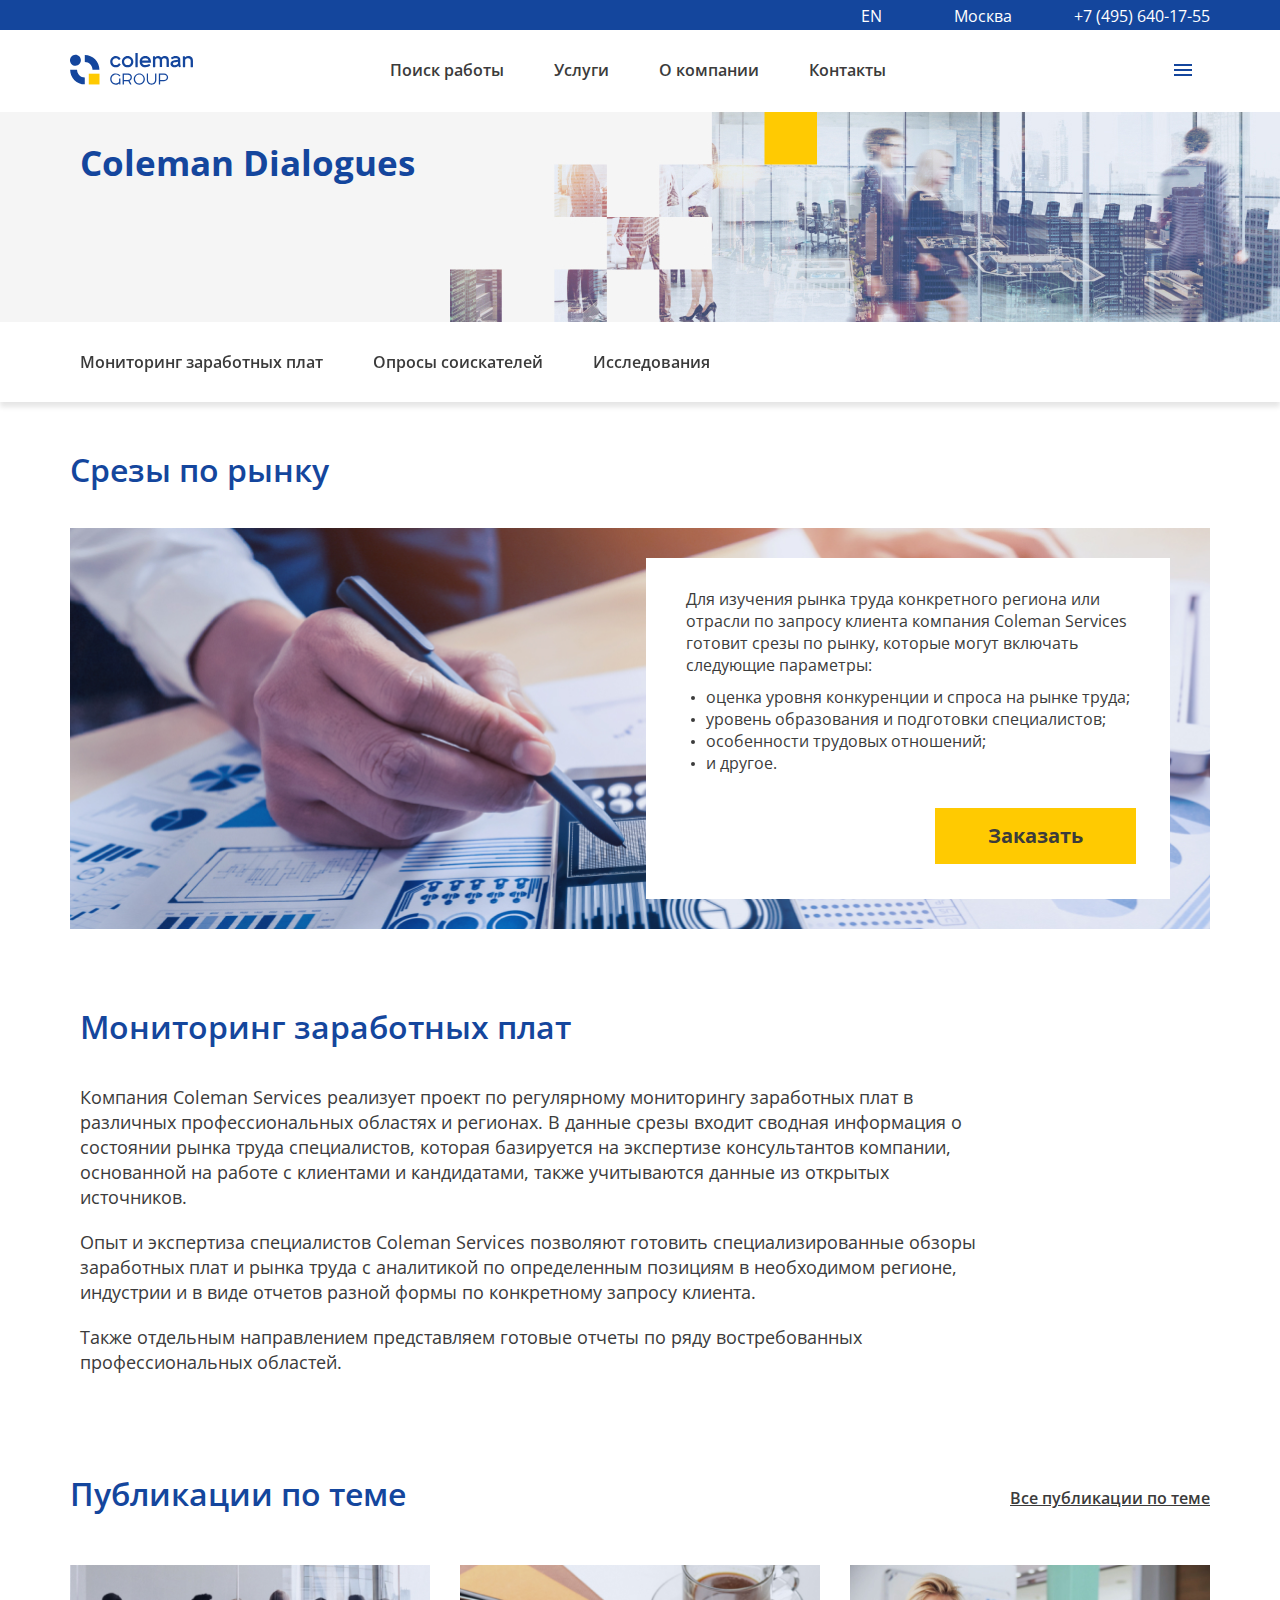
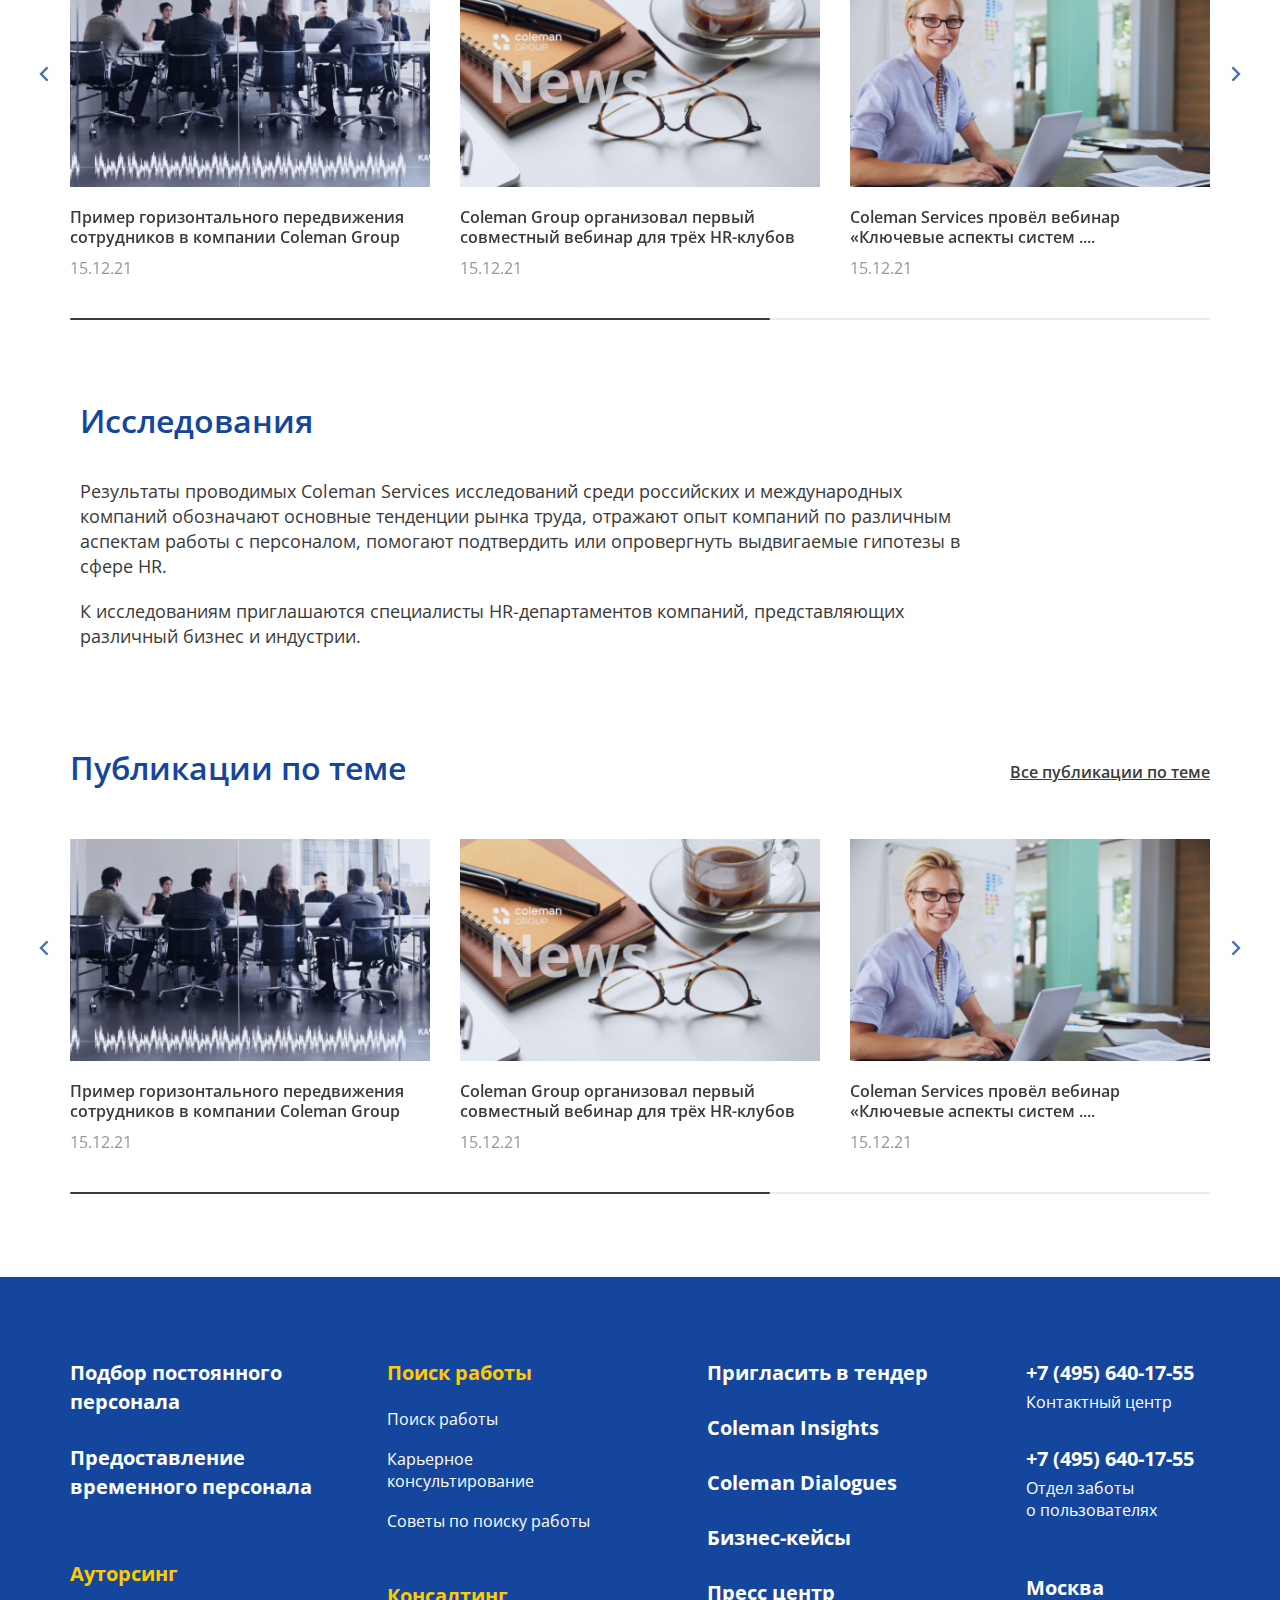
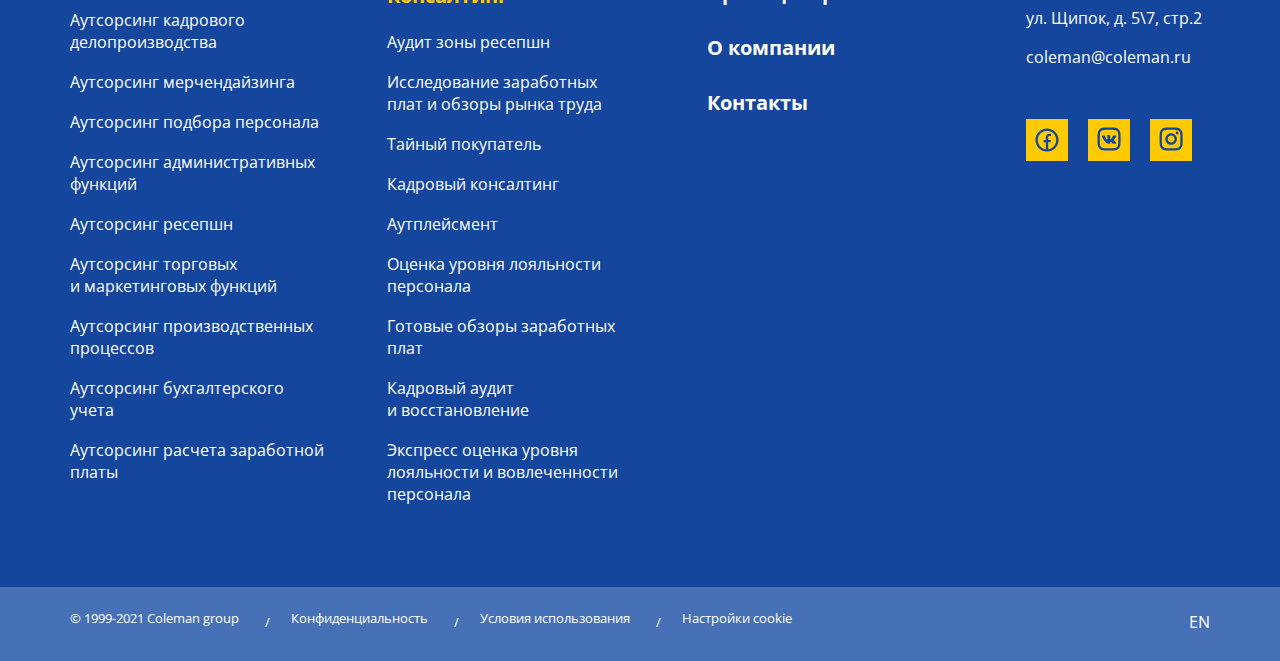
<file: coleman-insights.html>
<!DOCTYPE html>
<html>
<head>
	<!-- <base href="/"> -->
	<meta charset="utf-8">
	<title>Simple Starter</title>
	<meta name="description" content="Simple Starter Description">
	<meta name="viewport" content="width=device-width, initial-scale=1.0, minimum-scale=1.0, maximum-scale=1.0, user-scalable=no">
	<meta property="og:image" content="images/preview.jpg">

	<link rel="icon" href="images/favicon.png">
	<link rel="preconnect" href="https://fonts.googleapis.com">
	<link rel="preconnect" href="https://fonts.gstatic.com" crossorigin>
	<link href="https://fonts.googleapis.com/css2?family=Open+Sans:wght@400;600;700&display=swap" rel="stylesheet">

	<link rel="stylesheet" href="libs/bootstrap/css/bootstrap-reboot.min.css">
	<link rel="stylesheet" href="libs/bootstrap/css/bootstrap-grid.min.css">
	<link rel="stylesheet" href="libs/swiper/swiper-bundle.min.css">
	<link rel="stylesheet" href="css/main.css">
	<link rel="stylesheet" href="css/media.css">

	<script src="libs/jquery/jquery-3.6.0.min.js" defer></script>
	<script src="libs/swiper/swiper-bundle.min.js" defer></script>
	<script src="libs/notifyjs/notify.min.js" defer></script>
	<script src="libs/jQuery.equalHeights/jquery.equalheights.min.js" defer></script>
	<script src="js/common.js" defer></script>
</head>

<body class="page__coleman-isights deep-page">
<div class="page-wrap">

	<div class="overlay"></div>
	<nav class="mmenu">
		<div class="mmenu__top">
			<div class="mmenu__close">
				<svg width="14" height="14" viewBox="0 0 14 14" fill="none" xmlns="http://www.w3.org/2000/svg"><path d="M7.00072 5.58599L11.9507 0.635986L13.3647 2.04999L8.41472 6.99999L13.3647 11.95L11.9507 13.364L7.00072 8.41399L2.05072 13.364L0.636719 11.95L5.58672 6.99999L0.636719 2.04999L2.05072 0.635986L7.00072 5.58599Z" fill="#14469D"/></svg>
			</div>
			<div class="logo">
				<a href="/" class="logo__link">
					<svg width="123" height="34" viewBox="0 0 123 34" fill="none" xmlns="http://www.w3.org/2000/svg"><path fill-rule="evenodd" clip-rule="evenodd" d="M14.7914 1.98915C22.8734 1.98915 29.425 8.56613 29.425 16.679H22.5182C22.5182 12.3952 19.0586 8.92251 14.7913 8.92251L14.7914 1.98915ZM14.7916 31.3691C6.70964 31.3691 0.15804 24.7922 0.15804 16.6792H7.06481C7.06481 20.963 10.5244 24.4359 14.7917 24.4359L14.7916 31.3691ZM0.00275521 7.4659C-0.0919555 4.45017 2.26681 1.92834 5.27111 1.83356C8.27527 1.73877 10.7874 4.10633 10.8819 7.1222C10.9763 10.1379 8.61766 12.6598 5.61335 12.7545C2.60933 12.8493 0.0973207 10.4818 0.00275521 7.4659ZM94.1051 20.5039L89.0935 20.5036C88.92 20.5036 88.8334 20.5905 88.8334 20.7647V31.1867C88.8334 31.3606 88.92 31.4475 89.0935 31.4475H89.8937C90.067 31.4475 90.1537 31.3606 90.1537 31.1867V28.1744H94.0945C95.1413 28.1744 96.2324 27.8059 96.9951 27.07C97.7524 26.3659 98.1353 25.3881 98.1353 24.3592C98.1353 23.3132 97.7468 22.3744 96.9951 21.648C96.1843 20.865 95.2279 20.5039 94.1051 20.5039ZM45.8258 3.05C47.8035 3.05 49.5418 4.07891 50.5386 5.63249C50.6294 5.77336 50.5702 5.90139 50.4811 5.97269L49.1049 7.02523C48.9724 7.12585 48.8312 7.04433 48.7728 6.95524C48.1826 5.93741 47.0839 5.25307 45.8258 5.25307C43.9439 5.25307 42.4181 6.78448 42.4181 8.67389C42.4181 10.563 43.9437 12.0947 45.8258 12.0947C47.0752 12.0947 48.1717 11.422 48.7605 10.4131C48.833 10.2889 48.9662 10.1766 49.1547 10.3223L50.5046 11.3548C50.6161 11.4398 50.6383 11.5562 50.5722 11.6622C49.5848 13.2477 47.8259 14.2979 45.8256 14.2979C42.7315 14.2979 40.2233 11.78 40.2233 8.67403C40.2233 5.56804 42.7317 3.05 45.8258 3.05ZM57.6216 5.25321C59.5719 5.25321 61.1529 6.78463 61.1529 8.67403C61.1529 10.5631 59.5719 12.0949 57.6216 12.0949C55.6713 12.0949 54.0901 10.5633 54.0901 8.67403C54.0901 6.78477 55.6713 5.25321 57.6216 5.25321ZM57.6215 3.05C60.784 3.05 63.3477 5.56789 63.3477 8.67389C63.3477 11.7799 60.784 14.2978 57.6215 14.2978C54.4591 14.2978 51.8954 11.7799 51.8954 8.67389C51.8954 5.56789 54.4591 3.05 57.6215 3.05ZM67.4294 0H65.6894C65.5025 0 65.4092 0.0937631 65.4092 0.281289V13.8561C65.4092 14.0021 65.5196 14.1372 65.6691 14.1372H67.4294C67.6162 14.1372 67.7096 14.0435 67.7096 13.8561V0.281289C67.7096 0.0937631 67.6162 0 67.4294 0ZM75.3206 3.05C78.9591 3.05 80.9523 5.56833 80.9523 8.67389V9.42924C80.9523 9.73794 80.7412 9.71928 80.5596 9.71928H78.5685H72.0419C72.4434 11.1482 73.6712 12.0946 75.2426 12.0946C76.5553 12.0946 77.9068 11.9143 78.9651 11.0289C79.0936 10.9213 79.2045 10.8218 79.3551 11.0156L80.2435 12.2232C80.3377 12.3511 80.2903 12.4944 80.1824 12.5847C79.091 13.537 77.6855 14.2978 75.3209 14.2978C72.0198 14.2978 69.6892 11.7799 69.6892 8.67389C69.6892 5.56789 71.6821 3.05 75.3206 3.05ZM78.4831 7.61085C78.142 6.09766 76.956 5.25321 75.2423 5.25321C73.5167 5.25321 72.37 6.10641 72.0171 7.61085H78.4831ZM82.9527 3.4739V13.8358C82.9527 14.0366 83.0262 14.1372 83.1729 14.1372H85.0132C85.1865 14.1372 85.2731 14.0435 85.2731 13.8561V6.64683C85.8464 5.70963 86.64 5.24125 87.6538 5.24125C88.3339 5.24125 88.8538 5.44205 89.214 5.84379C89.574 6.24538 89.754 6.82079 89.754 7.5706V13.8158C89.754 14.0166 89.8542 14.1172 90.0542 14.1172H91.7744C91.9743 14.1172 92.0744 14.0235 92.0744 13.836V7.53036C92.0744 7.18272 92.0867 6.82429 91.9945 6.48642C92.2879 6.0981 92.6278 5.79013 93.0147 5.5625C93.388 5.34829 93.8482 5.24125 94.3949 5.24125C95.0084 5.24125 95.5219 5.43563 95.9352 5.82352C96.3353 6.21169 96.5354 6.79396 96.5354 7.5706V13.8158C96.5354 14.0166 96.6356 14.1172 96.8356 14.1172H98.5558C98.7757 14.1172 98.8758 14.0432 98.8758 13.8158V7.46999C98.8758 6.7069 98.7625 6.03773 98.5359 5.46217C98.3093 4.89989 98.0092 4.43763 97.6356 4.07658C97.2759 3.7285 96.8221 3.46078 96.2755 3.27325C95.7687 3.09914 95.2287 3.01223 94.6552 3.01223C94.0552 3.01223 93.435 3.14595 92.7949 3.41382C92.1681 3.68155 91.6278 4.08314 91.1745 4.61874C90.8811 4.15007 90.461 3.76175 89.9142 3.45421C89.3808 3.15966 88.7804 3.01238 88.1138 3.01238C86.9404 3.01238 86.0136 3.41397 85.3334 4.2173H85.2134L85.0133 3.43424C84.9733 3.25998 84.8798 3.17293 84.7331 3.17293H83.2927C82.9582 3.17293 82.9527 3.33741 82.9527 3.4739ZM104.437 9.35764L105.832 9.12681L107.957 8.77538V10.6028C107.611 11.0715 107.171 11.4459 106.637 11.7275C106.091 12.0085 105.437 12.1492 104.677 12.1492C104.05 12.1492 103.59 12.0288 103.297 11.7876C102.717 11.3112 102.719 10.4195 103.237 9.9001C103.49 9.64579 103.89 9.46511 104.437 9.35764ZM108.258 12.8719L108.277 12.852H108.378L108.878 14.1171C108.944 14.2911 109.058 14.3446 109.218 14.2777L110.638 13.8158C110.839 13.7867 110.87 13.5828 110.818 13.4142L110.558 12.5707C110.454 12.207 110.391 11.8403 110.338 11.4664C110.298 11.0913 110.278 10.7033 110.278 10.3014V6.80752C110.278 6.12479 110.158 5.54252 109.918 5.06044C109.691 4.59177 109.357 4.20344 108.917 3.89591C108.491 3.60135 108.01 3.38014 107.477 3.23315C106.957 3.09929 106.397 3.03235 105.797 3.03235C104.823 3.03235 103.957 3.16636 103.196 3.43409C102.45 3.70167 101.749 4.08314 101.096 4.57879C100.971 4.7039 100.915 4.89449 101.036 5.04046L101.816 6.14476C101.932 6.28942 102.168 6.30473 102.316 6.20513C102.78 5.90984 103.398 5.61849 103.917 5.46232C104.864 5.16091 106.38 5.09062 107.297 5.52269C107.671 5.6984 107.881 5.97663 107.927 6.35737C107.943 6.49051 107.937 6.63312 107.937 6.76757L104.417 7.22967C103.203 7.39022 102.243 7.78525 101.536 8.41433C100.843 9.03013 100.496 9.85344 100.496 10.8841C100.496 11.393 100.596 11.8551 100.796 12.2698C100.996 12.6983 101.262 13.0599 101.596 13.3545C101.956 13.6757 102.363 13.9099 102.816 14.0572C103.296 14.2177 103.823 14.2982 104.397 14.2982C105.196 14.2982 105.917 14.1778 106.557 13.9367C107.17 13.7091 107.738 13.354 108.258 12.8719ZM112.858 3.47375V13.8559C112.858 14.0433 112.952 14.1371 113.139 14.1371H114.899C115.086 14.1371 115.179 14.0433 115.179 13.8559V6.64668C115.539 6.19157 115.986 5.8435 116.519 5.60245C117.053 5.36141 117.599 5.24096 118.159 5.24096C118.92 5.24096 119.527 5.45517 119.98 5.88345C120.42 6.31202 120.64 6.98805 120.64 7.91168V13.8559C120.64 14.0433 120.727 14.1371 120.9 14.1371H122.66C122.86 14.1371 122.961 14.0433 122.961 13.8559V7.89185C122.961 7.08837 122.847 6.37881 122.62 5.76315C122.196 4.59118 121.379 3.75694 120.2 3.35345C119.613 3.15266 118.973 3.05233 118.279 3.05233C117.117 3.05233 116.04 3.44911 115.179 4.23713H115.059L114.879 3.43395C114.839 3.27325 114.732 3.1929 114.559 3.1929H113.139C112.952 3.1929 112.858 3.28652 112.858 3.47375ZM94.0945 26.9694H90.1537V21.7083H94.0945C94.9748 21.7083 95.6483 21.9626 96.115 22.4714C96.5817 22.9801 96.815 23.6025 96.815 24.3386C96.815 25.0886 96.5817 25.7179 96.115 26.2262C95.6615 26.7216 94.988 26.9694 94.0945 26.9694ZM76.811 20.7445V26.7085C76.811 27.4313 76.9199 28.0868 77.1311 28.6763C77.5571 29.8667 78.4244 30.7874 79.5914 31.2667C80.1651 31.5077 80.825 31.6282 81.5721 31.6282C82.3057 31.6282 82.9721 31.5077 83.5725 31.2667C84.7702 30.7746 85.5973 29.8872 86.0528 28.6763C86.2664 28.0872 86.3728 27.438 86.3728 26.7285V20.7843C86.3728 20.6104 86.2864 20.5235 86.113 20.5235H85.3329C85.1461 20.5235 85.0527 20.6104 85.0527 20.7843V26.6884C85.0527 27.2372 84.9728 27.7393 84.8126 28.1943C84.4846 29.1069 83.9351 29.7624 83.0323 30.1423C82.5788 30.3298 82.0786 30.4236 81.532 30.4236C80.9985 30.4236 80.505 30.3298 80.0519 30.1423C79.1613 29.7793 78.5784 29.053 78.2713 28.1543C78.1114 27.6989 78.0312 27.197 78.0312 26.6481V20.7445C78.0312 20.5703 77.9446 20.4831 77.7712 20.4831H77.0714C76.898 20.4831 76.811 20.5703 76.811 20.7445ZM57.8475 26.9694H53.9065V21.7083H57.8475C58.7276 21.7083 59.4077 21.9626 59.888 22.4714C60.3679 22.9801 60.608 23.6025 60.608 24.3386C60.608 25.1021 60.3679 25.731 59.888 26.2262C59.4077 26.7216 58.7275 26.9694 57.8475 26.9694ZM57.8475 20.5035H57.8876H52.8864C52.7131 20.5035 52.6265 20.5904 52.6265 20.7645V31.1865C52.6265 31.3605 52.7131 31.4474 52.8864 31.4474H53.6867C53.86 31.4474 53.9466 31.3605 53.9466 31.1865V28.1743H57.8876H58.1277C58.2343 28.1743 58.3142 28.1674 58.3675 28.1543L59.968 31.2066C60.0614 31.3673 60.1816 31.4475 60.3283 31.4475H61.2885C61.4453 31.4475 61.5194 31.309 61.4482 31.1665L59.5882 27.8331C60.2816 27.5385 60.8416 27.0762 61.2683 26.4473C61.6818 25.8315 61.8884 25.1221 61.8884 24.3188C61.8884 23.7832 61.7886 23.2811 61.5886 22.8126C61.3884 22.3575 61.1083 21.9557 60.7482 21.6077C60.4015 21.2731 59.975 21.0056 59.4682 20.8043C58.9612 20.6035 58.421 20.5035 57.8475 20.5035ZM50.1458 25.544H49.3857C49.1989 25.544 49.1058 25.6309 49.1058 25.805V28.9174C48.6788 29.3859 48.1986 29.7474 47.6654 30.0019C47.1052 30.2696 46.4919 30.4033 45.8247 30.4033C45.2113 30.4033 44.638 30.2897 44.1045 30.0621C43.5578 29.8346 43.1043 29.5265 42.744 29.1382C42.3576 28.7367 42.0574 28.2682 41.844 27.7327C41.6306 27.2107 41.524 26.6284 41.524 25.9858C41.524 25.343 41.6306 24.7607 41.844 24.2386C42.0574 23.7031 42.3575 23.2347 42.744 22.8331C43.1176 22.4312 43.5642 22.1234 44.0845 21.9092C44.6181 21.6817 45.1913 21.568 45.8047 21.568C46.5383 21.568 47.1985 21.7153 47.7853 22.0098C48.3721 22.3044 48.8786 22.7258 49.3055 23.2748C49.4255 23.4221 49.552 23.4354 49.6855 23.3149L50.2456 22.8331C50.3738 22.7363 50.4096 22.6223 50.3058 22.4915C49.1854 21.099 47.6919 20.403 45.8246 20.403C45.0245 20.403 44.2844 20.5434 43.6041 20.8247C42.924 21.1057 42.3308 21.5008 41.8238 22.0097C41.317 22.518 40.9235 23.114 40.6435 23.7969C40.3636 24.4797 40.2234 25.236 40.2234 26.0658C40.2234 26.869 40.3638 27.612 40.6435 28.2949C40.9235 28.9778 41.317 29.5734 41.8238 30.0821C42.3308 30.5908 42.924 30.9859 43.6041 31.2669C44.2844 31.5481 45.0245 31.6886 45.8246 31.6886C46.4649 31.6886 47.065 31.5879 47.625 31.3874C48.1983 31.1866 48.7186 30.8587 49.1852 30.4033L49.3254 31.2669C49.3475 31.421 49.4701 31.5279 49.6254 31.5279H50.1454C50.3189 31.5279 50.4054 31.441 50.4054 31.2669V25.805C50.4054 25.6309 50.3193 25.544 50.1458 25.544ZM69.3095 21.5487C71.6905 21.5487 73.6206 23.5666 73.6206 26.0556C73.6206 28.545 71.6905 30.5628 69.3095 30.5628C66.9287 30.5628 64.9986 28.545 64.9986 26.0556C64.9986 23.5665 66.9287 21.5487 69.3095 21.5487ZM69.3095 20.4434C66.2218 20.4434 63.7185 22.9562 63.7185 26.0558C63.7185 29.1555 66.2218 31.6683 69.3095 31.6683C72.3974 31.6683 74.9005 29.1555 74.9005 26.0558C74.9005 22.9562 72.3974 20.4434 69.3095 20.4434Z" fill="#14469D"/><path fill-rule="evenodd" clip-rule="evenodd" d="M18.7871 20.6904H29.5031V31.4477H18.7871V20.6904Z" fill="#FFCA01"/></svg>
				</a>
			</div>
		</div>
		<div class="mmenu__content">

			<nav class="menu__services mmenu-dd mmenu__content-menu" data-mmenu="services">
				<div class="mmenu__content_top">
					<a href="#" class="mmenu__content_arrow" data-ddmenu="main">
						<svg width="24" height="24" viewBox="0 0 24 24" fill="none" xmlns="http://www.w3.org/2000/svg"><path d="M4.29289 11.2929C3.90237 11.6834 3.90237 12.3166 4.29289 12.7071L10.6569 19.0711C11.0474 19.4616 11.6805 19.4616 12.0711 19.0711C12.4616 18.6805 12.4616 18.0474 12.0711 17.6569L6.41421 12L12.0711 6.34315C12.4616 5.95262 12.4616 5.31946 12.0711 4.92893C11.6805 4.53841 11.0474 4.53841 10.6569 4.92893L4.29289 11.2929ZM20 11L5 11V13L20 13V11Z" fill="#6E6E6E"/></svg>
					</a>
					<span class="mmenu__content_title">Услуги</span>
				</div>
				<ul class="mmenu__list-small mmenu-ul-offset">
					<li class="mmenu__list-small-item"><a class="mmenu__list-small-link" href="#">Временный персонал</a></li>
					<li class="mmenu__list-small-item"><a class="mmenu__list-small-link" href="#">Постоянный персонал</a></li>
					<li class="mmenu__list-small-item"><a class="mmenu__list-small-link" href="#" data-ddmenu="autsource">Ауторсинг бизнес процессов</a></li>
					<li class="mmenu__list-small-item"><a class="mmenu__list-small-link" href="#" data-ddmenu="consulting">Консалтинг</a></li>
					<li class="mmenu__list-small-item"><a class="mmenu__list-small-link" href="#">Карьерное консультирование</a></li>
				</ul>
				<ul class="mmenu__list-dop mmenu-ul-offset">
					<li class="mmenu__list-dop-item"><a class="mmenu__list-dop-link" href="#">Заказать услугу</a></li>
					<li class="mmenu__list-dop-item"><a class="mmenu__list-dop-link" href="#">Пригласить в тендер</a></li>
				</ul>
			</nav>
			<nav class="menu__services mmenu-dd mmenu__content-menu" data-mmenu="autsource">
				<div class="mmenu__content_top">
					<a href="#" class="mmenu__content_arrow" data-ddmenu="services">
						<svg width="24" height="24" viewBox="0 0 24 24" fill="none" xmlns="http://www.w3.org/2000/svg"><path d="M4.29289 11.2929C3.90237 11.6834 3.90237 12.3166 4.29289 12.7071L10.6569 19.0711C11.0474 19.4616 11.6805 19.4616 12.0711 19.0711C12.4616 18.6805 12.4616 18.0474 12.0711 17.6569L6.41421 12L12.0711 6.34315C12.4616 5.95262 12.4616 5.31946 12.0711 4.92893C11.6805 4.53841 11.0474 4.53841 10.6569 4.92893L4.29289 11.2929ZM20 11L5 11V13L20 13V11Z" fill="#6E6E6E"/></svg>
					</a>
					<span class="mmenu__content_title">Ауторсинг бизнес процессов</span>
				</div>
				<ul class="mmenu__list-small mmenu-ul-offset">
					<li class="mmenu__list-small-item"><a class="mmenu__list-small-link" href="#">Аутсорсинг кадрового делопроизводства</a></li>
					<li class="mmenu__list-small-item"><a class="mmenu__list-small-link" href="#">Аутсорсинг мерчендайзинга</a></li>
					<li class="mmenu__list-small-item"><a class="mmenu__list-small-link" href="#">Аутсорсинг подбора персонала</a></li>
					<li class="mmenu__list-small-item"><a class="mmenu__list-small-link" href="#">Аутсорсинг административных функций</a></li>
					<li class="mmenu__list-small-item"><a class="mmenu__list-small-link" href="#">Аутсорсинг ресепшн</a></li>
					<li class="mmenu__list-small-item"><a class="mmenu__list-small-link" href="#">Аутсорсинг торговых и маркетинговых функций</a></li>
					<li class="mmenu__list-small-item"><a class="mmenu__list-small-link" href="#">Аутсорсинг производственных процессов</a></li>
					<li class="mmenu__list-small-item"><a class="mmenu__list-small-link" href="#">Аутсорсинг бухгалтерского учета</a></li>
					<li class="mmenu__list-small-item"><a class="mmenu__list-small-link" href="#">Аутсорсинг расчета заработной платы</a></li>
				</ul>
				<ul class="mmenu__list-dop mmenu-ul-offset">
					<li class="mmenu__list-dop-item"><a class="mmenu__list-dop-link" href="#">Заказать услугу</a></li>
					<li class="mmenu__list-dop-item"><a class="mmenu__list-dop-link" href="#">Пригласить в тендер</a></li>
				</ul>
			</nav>
			<nav class="menu__services mmenu-dd mmenu__content-menu" data-mmenu="consulting">
				<div class="mmenu__content_top">
					<a href="#" class="mmenu__content_arrow" data-ddmenu="services">
						<svg width="24" height="24" viewBox="0 0 24 24" fill="none" xmlns="http://www.w3.org/2000/svg"><path d="M4.29289 11.2929C3.90237 11.6834 3.90237 12.3166 4.29289 12.7071L10.6569 19.0711C11.0474 19.4616 11.6805 19.4616 12.0711 19.0711C12.4616 18.6805 12.4616 18.0474 12.0711 17.6569L6.41421 12L12.0711 6.34315C12.4616 5.95262 12.4616 5.31946 12.0711 4.92893C11.6805 4.53841 11.0474 4.53841 10.6569 4.92893L4.29289 11.2929ZM20 11L5 11V13L20 13V11Z" fill="#6E6E6E"/></svg>
					</a>
					<span class="mmenu__content_title">Консалтинг</span>
				</div>
				<ul class="mmenu__list-small mmenu-ul-offset">
					<li class="mmenu__list-small-item"><a class="mmenu__list-small-link" href="#">Аудит зоны ресепшн</a></li>
					<li class="mmenu__list-small-item"><a class="mmenu__list-small-link" href="#">Исследование заработных плат и обзоры рынка труда</a></li>
					<li class="mmenu__list-small-item"><a class="mmenu__list-small-link" href="#">Тайный покупатель</a></li>
					<li class="mmenu__list-small-item"><a class="mmenu__list-small-link" href="#">Кадровый консалтинг</a></li>
					<li class="mmenu__list-small-item"><a class="mmenu__list-small-link" href="#">Аутплейсмент</a></li>
					<li class="mmenu__list-small-item"><a class="mmenu__list-small-link" href="#">Оценка уровня лояльности персонала</a></li>
					<li class="mmenu__list-small-item"><a class="mmenu__list-small-link" href="#">Готовые обзоры заработных плат</a></li>
					<li class="mmenu__list-small-item"><a class="mmenu__list-small-link" href="#">Кадровый аудит и восстановление</a></li>
					<li class="mmenu__list-small-item"><a class="mmenu__list-small-link" href="#">Экспресс-оценка уровня лояльности и вовлеченности персонала</a></li>
				</ul>
				<ul class="mmenu__list-dop mmenu-ul-offset">
					<li class="mmenu__list-dop-item"><a class="mmenu__list-dop-link" href="#">Заказать услугу</a></li>
					<li class="mmenu__list-dop-item"><a class="mmenu__list-dop-link" href="#">Пригласить в тендер</a></li>
				</ul>
			</nav>
			<nav class="menu__services mmenu-dd mmenu__content-menu" data-mmenu="projects">
				<div class="mmenu__content_top">
					<a href="#" class="mmenu__content_arrow" data-ddmenu="main">
						<svg width="24" height="24" viewBox="0 0 24 24" fill="none" xmlns="http://www.w3.org/2000/svg"><path d="M4.29289 11.2929C3.90237 11.6834 3.90237 12.3166 4.29289 12.7071L10.6569 19.0711C11.0474 19.4616 11.6805 19.4616 12.0711 19.0711C12.4616 18.6805 12.4616 18.0474 12.0711 17.6569L6.41421 12L12.0711 6.34315C12.4616 5.95262 12.4616 5.31946 12.0711 4.92893C11.6805 4.53841 11.0474 4.53841 10.6569 4.92893L4.29289 11.2929ZM20 11L5 11V13L20 13V11Z" fill="#6E6E6E"/></svg>
					</a>
					<span class="mmenu__content_title">Проекты</span>
				</div>
				<ul class="mmenu__list-small mmenu-ul-offset">
					<li class="mmenu__list-small-item"><a class="mmenu__list-small-link" href="#">Coleman dialogues</a></li>
					<li class="mmenu__list-small-item"><a class="mmenu__list-small-link" href="#">Coleman insights</a></li>
					<li class="mmenu__list-small-item"><a class="mmenu__list-small-link" href="#">Бизнес завтраки</a></li>
					<li class="mmenu__list-small-item"><a class="mmenu__list-small-link" href="#">Coleman hospitality</a></li>
					<li class="mmenu__list-small-item"><a class="mmenu__list-small-link" href="#">Avancebox</a></li>
					<li class="mmenu__list-small-item"><a class="mmenu__list-small-link" href="#">Coleman HR Analytical service</a></li>
				</ul>
			</nav>

			<nav class="menu__main mmenu__content-menu" data-mmenu="main">
				<ul class="mmenu__list-main">
					<li class="mmenu__list-main-item"><a class="mmenu__list-main-link" href="#" data-ddmenu="services">Услуги</a></li>
					<li class="mmenu__list-main-item"><a class="mmenu__list-main-link" href="#" data-ddmenu="projects">Проекты</a></li>
					<li class="mmenu__list-main-item"><a class="mmenu__list-main-link" href="#">Поиск работы</a></li>
				</ul>
				<ul class="mmenu__list-small">
					<li class="mmenu__list-small-item"><a class="mmenu__list-small-link" href="#">Бизнес-кейсы</a></li>
					<li class="mmenu__list-small-item"><a class="mmenu__list-small-link" href="#">Пресс-центр</a></li>
					<li class="mmenu__list-small-item"><a class="mmenu__list-small-link" href="#">О компании</a></li>
					<li class="mmenu__list-small-item"><a class="mmenu__list-small-link" href="#">Контакты</a></li>
				</ul>
				<ul class="mmenu__list-dop">
					<li class="mmenu__list-dop-item"><a class="mmenu__list-dop-link" href="#">Заказать услугу</a></li>
					<li class="mmenu__list-dop-item"><a class="mmenu__list-dop-link" href="#">Пригласить в тендер</a></li>
				</ul>
			</nav>

		</div>
	</nav>

	<div class="mm-slide lang" data-side="lang">
		<div class="mm-slide__top">
			<span class="mm-slide__title">Выберите язык</span>
			<div class="mm-slide__close">
				<svg width="14" height="14" viewBox="0 0 14 14" fill="none" xmlns="http://www.w3.org/2000/svg"><path d="M7.00072 5.58599L11.9507 0.635986L13.3647 2.04999L8.41472 6.99999L13.3647 11.95L11.9507 13.364L7.00072 8.41399L2.05072 13.364L0.636719 11.95L5.58672 6.99999L0.636719 2.04999L2.05072 0.635986L7.00072 5.58599Z" fill="#14469D"/></svg>
			</div>
		</div>
		<div class="mm-slide__content">
			<div class="mm-slide__list">
				<label class="mm-slide__item">
					<div class="mm-slide__item_title">Русский</div>
					<div class="mm-checkbox">
						<input type="radio" name="lang" value="ru" checked>
						<span class="mm-checkbox__checkbox"></span>
					</div>
				</label>
				<label class="mm-slide__item">
					<div class="mm-slide__item_title">Английский</div>
					<div class="mm-checkbox">
						<input type="radio" name="lang" value="en">
						<span class="mm-checkbox__checkbox"></span>
					</div>
				</label>
			</div>
		</div>
		<div class="mm-slide__bottom">
			<div class="mm-slide__btn btn">Применить</div>
		</div>
	</div>
	<div class="mm-slide city" data-side="city">
		<div class="mm-slide__top">
			<span class="mm-slide__title">Выберите регион</span>
			<div class="mm-slide__close">
				<svg width="14" height="14" viewBox="0 0 14 14" fill="none" xmlns="http://www.w3.org/2000/svg"><path d="M7.00072 5.58599L11.9507 0.635986L13.3647 2.04999L8.41472 6.99999L13.3647 11.95L11.9507 13.364L7.00072 8.41399L2.05072 13.364L0.636719 11.95L5.58672 6.99999L0.636719 2.04999L2.05072 0.635986L7.00072 5.58599Z" fill="#14469D"/></svg>
			</div>
		</div>
		<div class="mm-slide__content">
			<div class="mm-slide__list">
				<label class="mm-slide__item">
					<div class="mm-slide__item_title">Москва</div>
					<div class="mm-checkbox">
						<input type="radio" name="city" value="mos" checked>
						<span class="mm-checkbox__checkbox"></span>
					</div>
				</label>
				<label class="mm-slide__item">
					<div class="mm-slide__item_title">Санкт Питербург</div>
					<div class="mm-checkbox">
						<input type="radio" name="city" value="piter">
						<span class="mm-checkbox__checkbox"></span>
					</div>
				</label>
				<label class="mm-slide__item">
					<div class="mm-slide__item_title">Нижний новгород</div>
					<div class="mm-checkbox">
						<input type="radio" name="city" value="novgorod">
						<span class="mm-checkbox__checkbox"></span>
					</div>
				</label>
			</div>
		</div>
		<div class="mm-slide__bottom">
			<div class="mm-slide__btn btn">Применить</div>
		</div>
	</div>

	<div class="mm-slide filter" data-side="filter">
		<div class="mm-slide__top">
			<span class="mm-slide__title">Фильтр</span>
			<div class="mm-slide__close">
				<svg width="14" height="14" viewBox="0 0 14 14" fill="none" xmlns="http://www.w3.org/2000/svg"><path d="M7.00072 5.58599L11.9507 0.635986L13.3647 2.04999L8.41472 6.99999L13.3647 11.95L11.9507 13.364L7.00072 8.41399L2.05072 13.364L0.636719 11.95L5.58672 6.99999L0.636719 2.04999L2.05072 0.635986L7.00072 5.58599Z" fill="#14469D"/></svg>
			</div>
		</div>
		<div class="mm-slide__content">
			<div class="mm-slide__list">
				<div class="mm-slide-tab">

					<div class="mm-slide-tab__item">
						<div class="mm-slide-tab__top">
							<span class="mm-slide-tab__top-title">Профессия / должность</span>
							<span class="mm-slide-tab__top-icon">
								<svg width="24" height="24" viewBox="0 0 24 24" fill="none" xmlns="http://www.w3.org/2000/svg"><g clip-path="url(#clip0_1258_10167)"><path d="M12.1293 13.2378L17.9043 7.46277L19.5539 9.11244L12.1293 16.5371L4.70459 9.11244L6.35426 7.46278L12.1293 13.2378Z" fill="#6E6E6E"/></g><defs><clipPath id="clip0_1258_10167"><rect width="24" height="24" fill="white" transform="translate(24 24) rotate(-180)"/></clipPath></defs></svg>
							</span>
						</div>
						<div class="mm-slide-tab__content">
							<label class="mm-slide-tab__checkbox">
								<span class="mm-slide-tab__checkbox-text">Все (333)</span>
								<input type="checkbox" name="filter" value="all">
								<span class="mm-slide-tab__checkbox-checkbox"></span>
							</label>
							<label class="mm-slide-tab__checkbox">
								<span class="mm-slide-tab__checkbox-text">Автомобильный бизнес (15)</span>
								<input type="checkbox" name="filter" value="auto-bussines">
								<span class="mm-slide-tab__checkbox-checkbox"></span>
							</label>
							<label class="mm-slide-tab__checkbox">
								<span class="mm-slide-tab__checkbox-text">Государственные организации (15)</span>
								<input type="checkbox" name="filter" value="gos-organizacii">
								<span class="mm-slide-tab__checkbox-checkbox"></span>
							</label>
							<label class="mm-slide-tab__checkbox">
								<span class="mm-slide-tab__checkbox-text">Добывающая отрасль (115)</span>
								<input type="checkbox" name="filter" value="dobivayshaya-otrasl">
								<span class="mm-slide-tab__checkbox-checkbox"></span>
							</label>
							<label class="mm-slide-tab__checkbox">
								<span class="mm-slide-tab__checkbox-text">Информационные технологии, системная интеграция, интернет (135)</span>
								<input type="checkbox" name="filter" value="info-tehnology-sistem-inegracii">
								<span class="mm-slide-tab__checkbox-checkbox"></span>
							</label>
							<a href="#" class="mm-slide-tab__more">ещё 5</a>
						</div>
					</div>
					<div class="mm-slide-tab__item">
						<div class="mm-slide-tab__top">
							<span class="mm-slide-tab__top-title">Тип занятости</span>
							<span class="mm-slide-tab__top-icon">
								<svg width="24" height="24" viewBox="0 0 24 24" fill="none" xmlns="http://www.w3.org/2000/svg"><g clip-path="url(#clip0_1258_10167)"><path d="M12.1293 13.2378L17.9043 7.46277L19.5539 9.11244L12.1293 16.5371L4.70459 9.11244L6.35426 7.46278L12.1293 13.2378Z" fill="#6E6E6E"/></g><defs><clipPath id="clip0_1258_10167"><rect width="24" height="24" fill="white" transform="translate(24 24) rotate(-180)"/></clipPath></defs></svg>
							</span>
						</div>
						<div class="mm-slide-tab__content">
							<label class="mm-slide-tab__checkbox">
								<span class="mm-slide-tab__checkbox-text">Все (333)</span>
								<input type="checkbox" name="filter" value="all">
								<span class="mm-slide-tab__checkbox-checkbox"></span>
							</label>
							<label class="mm-slide-tab__checkbox">
								<span class="mm-slide-tab__checkbox-text">Автомобильный бизнес (15)</span>
								<input type="checkbox" name="filter" value="auto-bussines">
								<span class="mm-slide-tab__checkbox-checkbox"></span>
							</label>
							<label class="mm-slide-tab__checkbox">
								<span class="mm-slide-tab__checkbox-text">Государственные организации (15)</span>
								<input type="checkbox" name="filter" value="gos-organizacii">
								<span class="mm-slide-tab__checkbox-checkbox"></span>
							</label>
							<label class="mm-slide-tab__checkbox">
								<span class="mm-slide-tab__checkbox-text">Добывающая отрасль (115)</span>
								<input type="checkbox" name="filter" value="dobivayshaya-otrasl">
								<span class="mm-slide-tab__checkbox-checkbox"></span>
							</label>
							<label class="mm-slide-tab__checkbox">
								<span class="mm-slide-tab__checkbox-text">Информационные технологии, системная интеграция, интернет (135)</span>
								<input type="checkbox" name="filter" value="info-tehnology-sistem-inegracii">
								<span class="mm-slide-tab__checkbox-checkbox"></span>
							</label>
							<span class="mm-slide-tab__more">ещё 5</span>
						</div>
					</div>
					<div class="mm-slide-tab__item">
						<div class="mm-slide-tab__top">
							<span class="mm-slide-tab__top-title">Требуемый опыт работы</span>
							<span class="mm-slide-tab__top-icon">
								<svg width="24" height="24" viewBox="0 0 24 24" fill="none" xmlns="http://www.w3.org/2000/svg"><g clip-path="url(#clip0_1258_10167)"><path d="M12.1293 13.2378L17.9043 7.46277L19.5539 9.11244L12.1293 16.5371L4.70459 9.11244L6.35426 7.46278L12.1293 13.2378Z" fill="#6E6E6E"/></g><defs><clipPath id="clip0_1258_10167"><rect width="24" height="24" fill="white" transform="translate(24 24) rotate(-180)"/></clipPath></defs></svg>
							</span>
						</div>
						<div class="mm-slide-tab__content">
							<label class="mm-slide-tab__checkbox">
								<span class="mm-slide-tab__checkbox-text">Все (333)</span>
								<input type="checkbox" name="filter" value="all">
								<span class="mm-slide-tab__checkbox-checkbox"></span>
							</label>
							<label class="mm-slide-tab__checkbox">
								<span class="mm-slide-tab__checkbox-text">Автомобильный бизнес (15)</span>
								<input type="checkbox" name="filter" value="auto-bussines">
								<span class="mm-slide-tab__checkbox-checkbox"></span>
							</label>
							<label class="mm-slide-tab__checkbox">
								<span class="mm-slide-tab__checkbox-text">Государственные организации (15)</span>
								<input type="checkbox" name="filter" value="gos-organizacii">
								<span class="mm-slide-tab__checkbox-checkbox"></span>
							</label>
							<label class="mm-slide-tab__checkbox">
								<span class="mm-slide-tab__checkbox-text">Добывающая отрасль (115)</span>
								<input type="checkbox" name="filter" value="dobivayshaya-otrasl">
								<span class="mm-slide-tab__checkbox-checkbox"></span>
							</label>
							<label class="mm-slide-tab__checkbox">
								<span class="mm-slide-tab__checkbox-text">Информационные технологии, системная интеграция, интернет (135)</span>
								<input type="checkbox" name="filter" value="info-tehnology-sistem-inegracii">
								<span class="mm-slide-tab__checkbox-checkbox"></span>
							</label>
							<span class="mm-slide-tab__more">ещё 5</span>
						</div>
					</div>
					<div class="mm-slide-tab__item">
						<div class="mm-slide-tab__top">
							<span class="mm-slide-tab__top-title">Сектор рынка</span>
							<span class="mm-slide-tab__top-icon">
								<svg width="24" height="24" viewBox="0 0 24 24" fill="none" xmlns="http://www.w3.org/2000/svg"><g clip-path="url(#clip0_1258_10167)"><path d="M12.1293 13.2378L17.9043 7.46277L19.5539 9.11244L12.1293 16.5371L4.70459 9.11244L6.35426 7.46278L12.1293 13.2378Z" fill="#6E6E6E"/></g><defs><clipPath id="clip0_1258_10167"><rect width="24" height="24" fill="white" transform="translate(24 24) rotate(-180)"/></clipPath></defs></svg>
							</span>
						</div>
						<div class="mm-slide-tab__content">
							<label class="mm-slide-tab__checkbox">
								<span class="mm-slide-tab__checkbox-text">Все (333)</span>
								<input type="checkbox" name="filter" value="all">
								<span class="mm-slide-tab__checkbox-checkbox"></span>
							</label>
							<label class="mm-slide-tab__checkbox">
								<span class="mm-slide-tab__checkbox-text">Автомобильный бизнес (15)</span>
								<input type="checkbox" name="filter" value="auto-bussines">
								<span class="mm-slide-tab__checkbox-checkbox"></span>
							</label>
							<label class="mm-slide-tab__checkbox">
								<span class="mm-slide-tab__checkbox-text">Государственные организации (15)</span>
								<input type="checkbox" name="filter" value="gos-organizacii">
								<span class="mm-slide-tab__checkbox-checkbox"></span>
							</label>
							<label class="mm-slide-tab__checkbox">
								<span class="mm-slide-tab__checkbox-text">Добывающая отрасль (115)</span>
								<input type="checkbox" name="filter" value="dobivayshaya-otrasl">
								<span class="mm-slide-tab__checkbox-checkbox"></span>
							</label>
							<label class="mm-slide-tab__checkbox">
								<span class="mm-slide-tab__checkbox-text">Информационные технологии, системная интеграция, интернет (135)</span>
								<input type="checkbox" name="filter" value="info-tehnology-sistem-inegracii">
								<span class="mm-slide-tab__checkbox-checkbox"></span>
							</label>
							<a href="#" class="mm-slide-tab__more">ещё 5</a>
						</div>
					</div>

				</div>
			</div>
		</div>
		<div class="mm-slide__bottom">
			<div class="mm-slide__bottom-wrap">
				<div class="mm-slide__btn btn btn-reset">Сбросить все</div>
				<div class="mm-slide__btn btn btn-access">Показать (235)</div>
			</div>
		</div>
	</div>
	<div class="mm-slide filter" data-side="sort">
		<div class="mm-slide__top">
			<span class="mm-slide__title">Сортировка</span>
			<div class="mm-slide__close">
				<svg width="14" height="14" viewBox="0 0 14 14" fill="none" xmlns="http://www.w3.org/2000/svg"><path d="M7.00072 5.58599L11.9507 0.635986L13.3647 2.04999L8.41472 6.99999L13.3647 11.95L11.9507 13.364L7.00072 8.41399L2.05072 13.364L0.636719 11.95L5.58672 6.99999L0.636719 2.04999L2.05072 0.635986L7.00072 5.58599Z" fill="#14469D"/></svg>
			</div>
		</div>
		<div class="mm-slide__content">
			<div class="mm-slide__list">
				<label class="mm-slide__item">
					<div class="mm-slide__item_title">По дате</div>
					<div class="mm-checkbox">
						<input type="radio" name="sort" value="date" checked>
						<span class="mm-checkbox__checkbox"></span>
					</div>
				</label>
				<label class="mm-slide__item">
					<div class="mm-slide__item_title">По убыванию зарплат</div>
					<div class="mm-checkbox">
						<input type="radio" name="sort" value="date">
						<span class="mm-checkbox__checkbox"></span>
					</div>
				</label>
				<label class="mm-slide__item">
					<div class="mm-slide__item_title">По возрастанию зарплат</div>
					<div class="mm-checkbox">
						<input type="radio" name="sort" value="date">
						<span class="mm-checkbox__checkbox"></span>
					</div>
				</label>
				<label class="mm-slide__item">
					<div class="mm-slide__item_title">По соответствию</div>
					<div class="mm-checkbox">
						<input type="radio" name="sort" value="date">
						<span class="mm-checkbox__checkbox"></span>
					</div>
				</label>
			</div>
		</div>
		<div class="mm-slide__bottom">
			<div class="mm-slide__bottom-wrap">
				<div class="mm-slide__btn btn btn-reset">Сбросить все</div>
				<div class="mm-slide__btn btn btn-access">Показать (235)</div>
			</div>
		</div>
	</div>

	<div class="top-line">
		<div class="container">
			<div class="row">
				<div class="top-line__lang col-xl-1 offset-xl-8 col-lg-1 offset-lg-3 col-md-1 col-4">
					<span class="change-lang" data-event="lang">EN</span>
				</div>
				<div class="top-line__city col-xl-1 col-lg-2 offset-lg-0 col-md-2 offset-md-4 col-8">
					<span class="change-city" data-event="city">Москва</span>
				</div>
				<div class="top-line__phone col-xl-2 col-lg-3">
					<span data-copy>+7 (495) 640-17-55</span>
				</div>
			</div>
		</div>
	</div>
	<div class="main-line invert">
		<div class="container">
			<div class="row">
				<div class="main-line__logo col-xxl-2 col-lg-2 col-md-3 col-sm-3 col-8">
					<a href="/" class="logo">
							<svg width="123" height="34" viewBox="0 0 123 34" fill="none" xmlns="http://www.w3.org/2000/svg"><path fill-rule="evenodd" clip-rule="evenodd" d="M14.7914 1.98915C22.8734 1.98915 29.425 8.56613 29.425 16.679H22.5182C22.5182 12.3952 19.0586 8.92251 14.7913 8.92251L14.7914 1.98915ZM14.7916 31.3691C6.70964 31.3691 0.15804 24.7922 0.15804 16.6792H7.06481C7.06481 20.963 10.5244 24.4359 14.7917 24.4359L14.7916 31.3691ZM0.00275521 7.4659C-0.0919555 4.45017 2.26681 1.92834 5.27111 1.83356C8.27527 1.73877 10.7874 4.10633 10.8819 7.1222C10.9763 10.1379 8.61766 12.6598 5.61335 12.7545C2.60933 12.8493 0.0973207 10.4818 0.00275521 7.4659ZM94.1051 20.5039L89.0935 20.5036C88.92 20.5036 88.8334 20.5905 88.8334 20.7647V31.1867C88.8334 31.3606 88.92 31.4475 89.0935 31.4475H89.8937C90.067 31.4475 90.1537 31.3606 90.1537 31.1867V28.1744H94.0945C95.1413 28.1744 96.2324 27.8059 96.9951 27.07C97.7524 26.3659 98.1353 25.3881 98.1353 24.3592C98.1353 23.3132 97.7468 22.3744 96.9951 21.648C96.1843 20.865 95.2279 20.5039 94.1051 20.5039ZM45.8258 3.05C47.8035 3.05 49.5418 4.07891 50.5386 5.63249C50.6294 5.77336 50.5702 5.90139 50.4811 5.97269L49.1049 7.02523C48.9724 7.12585 48.8312 7.04433 48.7728 6.95524C48.1826 5.93741 47.0839 5.25307 45.8258 5.25307C43.9439 5.25307 42.4181 6.78448 42.4181 8.67389C42.4181 10.563 43.9437 12.0947 45.8258 12.0947C47.0752 12.0947 48.1717 11.422 48.7605 10.4131C48.833 10.2889 48.9662 10.1766 49.1547 10.3223L50.5046 11.3548C50.6161 11.4398 50.6383 11.5562 50.5722 11.6622C49.5848 13.2477 47.8259 14.2979 45.8256 14.2979C42.7315 14.2979 40.2233 11.78 40.2233 8.67403C40.2233 5.56804 42.7317 3.05 45.8258 3.05ZM57.6216 5.25321C59.5719 5.25321 61.1529 6.78463 61.1529 8.67403C61.1529 10.5631 59.5719 12.0949 57.6216 12.0949C55.6713 12.0949 54.0901 10.5633 54.0901 8.67403C54.0901 6.78477 55.6713 5.25321 57.6216 5.25321ZM57.6215 3.05C60.784 3.05 63.3477 5.56789 63.3477 8.67389C63.3477 11.7799 60.784 14.2978 57.6215 14.2978C54.4591 14.2978 51.8954 11.7799 51.8954 8.67389C51.8954 5.56789 54.4591 3.05 57.6215 3.05ZM67.4294 0H65.6894C65.5025 0 65.4092 0.0937631 65.4092 0.281289V13.8561C65.4092 14.0021 65.5196 14.1372 65.6691 14.1372H67.4294C67.6162 14.1372 67.7096 14.0435 67.7096 13.8561V0.281289C67.7096 0.0937631 67.6162 0 67.4294 0ZM75.3206 3.05C78.9591 3.05 80.9523 5.56833 80.9523 8.67389V9.42924C80.9523 9.73794 80.7412 9.71928 80.5596 9.71928H78.5685H72.0419C72.4434 11.1482 73.6712 12.0946 75.2426 12.0946C76.5553 12.0946 77.9068 11.9143 78.9651 11.0289C79.0936 10.9213 79.2045 10.8218 79.3551 11.0156L80.2435 12.2232C80.3377 12.3511 80.2903 12.4944 80.1824 12.5847C79.091 13.537 77.6855 14.2978 75.3209 14.2978C72.0198 14.2978 69.6892 11.7799 69.6892 8.67389C69.6892 5.56789 71.6821 3.05 75.3206 3.05ZM78.4831 7.61085C78.142 6.09766 76.956 5.25321 75.2423 5.25321C73.5167 5.25321 72.37 6.10641 72.0171 7.61085H78.4831ZM82.9527 3.4739V13.8358C82.9527 14.0366 83.0262 14.1372 83.1729 14.1372H85.0132C85.1865 14.1372 85.2731 14.0435 85.2731 13.8561V6.64683C85.8464 5.70963 86.64 5.24125 87.6538 5.24125C88.3339 5.24125 88.8538 5.44205 89.214 5.84379C89.574 6.24538 89.754 6.82079 89.754 7.5706V13.8158C89.754 14.0166 89.8542 14.1172 90.0542 14.1172H91.7744C91.9743 14.1172 92.0744 14.0235 92.0744 13.836V7.53036C92.0744 7.18272 92.0867 6.82429 91.9945 6.48642C92.2879 6.0981 92.6278 5.79013 93.0147 5.5625C93.388 5.34829 93.8482 5.24125 94.3949 5.24125C95.0084 5.24125 95.5219 5.43563 95.9352 5.82352C96.3353 6.21169 96.5354 6.79396 96.5354 7.5706V13.8158C96.5354 14.0166 96.6356 14.1172 96.8356 14.1172H98.5558C98.7757 14.1172 98.8758 14.0432 98.8758 13.8158V7.46999C98.8758 6.7069 98.7625 6.03773 98.5359 5.46217C98.3093 4.89989 98.0092 4.43763 97.6356 4.07658C97.2759 3.7285 96.8221 3.46078 96.2755 3.27325C95.7687 3.09914 95.2287 3.01223 94.6552 3.01223C94.0552 3.01223 93.435 3.14595 92.7949 3.41382C92.1681 3.68155 91.6278 4.08314 91.1745 4.61874C90.8811 4.15007 90.461 3.76175 89.9142 3.45421C89.3808 3.15966 88.7804 3.01238 88.1138 3.01238C86.9404 3.01238 86.0136 3.41397 85.3334 4.2173H85.2134L85.0133 3.43424C84.9733 3.25998 84.8798 3.17293 84.7331 3.17293H83.2927C82.9582 3.17293 82.9527 3.33741 82.9527 3.4739ZM104.437 9.35764L105.832 9.12681L107.957 8.77538V10.6028C107.611 11.0715 107.171 11.4459 106.637 11.7275C106.091 12.0085 105.437 12.1492 104.677 12.1492C104.05 12.1492 103.59 12.0288 103.297 11.7876C102.717 11.3112 102.719 10.4195 103.237 9.9001C103.49 9.64579 103.89 9.46511 104.437 9.35764ZM108.258 12.8719L108.277 12.852H108.378L108.878 14.1171C108.944 14.2911 109.058 14.3446 109.218 14.2777L110.638 13.8158C110.839 13.7867 110.87 13.5828 110.818 13.4142L110.558 12.5707C110.454 12.207 110.391 11.8403 110.338 11.4664C110.298 11.0913 110.278 10.7033 110.278 10.3014V6.80752C110.278 6.12479 110.158 5.54252 109.918 5.06044C109.691 4.59177 109.357 4.20344 108.917 3.89591C108.491 3.60135 108.01 3.38014 107.477 3.23315C106.957 3.09929 106.397 3.03235 105.797 3.03235C104.823 3.03235 103.957 3.16636 103.196 3.43409C102.45 3.70167 101.749 4.08314 101.096 4.57879C100.971 4.7039 100.915 4.89449 101.036 5.04046L101.816 6.14476C101.932 6.28942 102.168 6.30473 102.316 6.20513C102.78 5.90984 103.398 5.61849 103.917 5.46232C104.864 5.16091 106.38 5.09062 107.297 5.52269C107.671 5.6984 107.881 5.97663 107.927 6.35737C107.943 6.49051 107.937 6.63312 107.937 6.76757L104.417 7.22967C103.203 7.39022 102.243 7.78525 101.536 8.41433C100.843 9.03013 100.496 9.85344 100.496 10.8841C100.496 11.393 100.596 11.8551 100.796 12.2698C100.996 12.6983 101.262 13.0599 101.596 13.3545C101.956 13.6757 102.363 13.9099 102.816 14.0572C103.296 14.2177 103.823 14.2982 104.397 14.2982C105.196 14.2982 105.917 14.1778 106.557 13.9367C107.17 13.7091 107.738 13.354 108.258 12.8719ZM112.858 3.47375V13.8559C112.858 14.0433 112.952 14.1371 113.139 14.1371H114.899C115.086 14.1371 115.179 14.0433 115.179 13.8559V6.64668C115.539 6.19157 115.986 5.8435 116.519 5.60245C117.053 5.36141 117.599 5.24096 118.159 5.24096C118.92 5.24096 119.527 5.45517 119.98 5.88345C120.42 6.31202 120.64 6.98805 120.64 7.91168V13.8559C120.64 14.0433 120.727 14.1371 120.9 14.1371H122.66C122.86 14.1371 122.961 14.0433 122.961 13.8559V7.89185C122.961 7.08837 122.847 6.37881 122.62 5.76315C122.196 4.59118 121.379 3.75694 120.2 3.35345C119.613 3.15266 118.973 3.05233 118.279 3.05233C117.117 3.05233 116.04 3.44911 115.179 4.23713H115.059L114.879 3.43395C114.839 3.27325 114.732 3.1929 114.559 3.1929H113.139C112.952 3.1929 112.858 3.28652 112.858 3.47375ZM94.0945 26.9694H90.1537V21.7083H94.0945C94.9748 21.7083 95.6483 21.9626 96.115 22.4714C96.5817 22.9801 96.815 23.6025 96.815 24.3386C96.815 25.0886 96.5817 25.7179 96.115 26.2262C95.6615 26.7216 94.988 26.9694 94.0945 26.9694ZM76.811 20.7445V26.7085C76.811 27.4313 76.9199 28.0868 77.1311 28.6763C77.5571 29.8667 78.4244 30.7874 79.5914 31.2667C80.1651 31.5077 80.825 31.6282 81.5721 31.6282C82.3057 31.6282 82.9721 31.5077 83.5725 31.2667C84.7702 30.7746 85.5973 29.8872 86.0528 28.6763C86.2664 28.0872 86.3728 27.438 86.3728 26.7285V20.7843C86.3728 20.6104 86.2864 20.5235 86.113 20.5235H85.3329C85.1461 20.5235 85.0527 20.6104 85.0527 20.7843V26.6884C85.0527 27.2372 84.9728 27.7393 84.8126 28.1943C84.4846 29.1069 83.9351 29.7624 83.0323 30.1423C82.5788 30.3298 82.0786 30.4236 81.532 30.4236C80.9985 30.4236 80.505 30.3298 80.0519 30.1423C79.1613 29.7793 78.5784 29.053 78.2713 28.1543C78.1114 27.6989 78.0312 27.197 78.0312 26.6481V20.7445C78.0312 20.5703 77.9446 20.4831 77.7712 20.4831H77.0714C76.898 20.4831 76.811 20.5703 76.811 20.7445ZM57.8475 26.9694H53.9065V21.7083H57.8475C58.7276 21.7083 59.4077 21.9626 59.888 22.4714C60.3679 22.9801 60.608 23.6025 60.608 24.3386C60.608 25.1021 60.3679 25.731 59.888 26.2262C59.4077 26.7216 58.7275 26.9694 57.8475 26.9694ZM57.8475 20.5035H57.8876H52.8864C52.7131 20.5035 52.6265 20.5904 52.6265 20.7645V31.1865C52.6265 31.3605 52.7131 31.4474 52.8864 31.4474H53.6867C53.86 31.4474 53.9466 31.3605 53.9466 31.1865V28.1743H57.8876H58.1277C58.2343 28.1743 58.3142 28.1674 58.3675 28.1543L59.968 31.2066C60.0614 31.3673 60.1816 31.4475 60.3283 31.4475H61.2885C61.4453 31.4475 61.5194 31.309 61.4482 31.1665L59.5882 27.8331C60.2816 27.5385 60.8416 27.0762 61.2683 26.4473C61.6818 25.8315 61.8884 25.1221 61.8884 24.3188C61.8884 23.7832 61.7886 23.2811 61.5886 22.8126C61.3884 22.3575 61.1083 21.9557 60.7482 21.6077C60.4015 21.2731 59.975 21.0056 59.4682 20.8043C58.9612 20.6035 58.421 20.5035 57.8475 20.5035ZM50.1458 25.544H49.3857C49.1989 25.544 49.1058 25.6309 49.1058 25.805V28.9174C48.6788 29.3859 48.1986 29.7474 47.6654 30.0019C47.1052 30.2696 46.4919 30.4033 45.8247 30.4033C45.2113 30.4033 44.638 30.2897 44.1045 30.0621C43.5578 29.8346 43.1043 29.5265 42.744 29.1382C42.3576 28.7367 42.0574 28.2682 41.844 27.7327C41.6306 27.2107 41.524 26.6284 41.524 25.9858C41.524 25.343 41.6306 24.7607 41.844 24.2386C42.0574 23.7031 42.3575 23.2347 42.744 22.8331C43.1176 22.4312 43.5642 22.1234 44.0845 21.9092C44.6181 21.6817 45.1913 21.568 45.8047 21.568C46.5383 21.568 47.1985 21.7153 47.7853 22.0098C48.3721 22.3044 48.8786 22.7258 49.3055 23.2748C49.4255 23.4221 49.552 23.4354 49.6855 23.3149L50.2456 22.8331C50.3738 22.7363 50.4096 22.6223 50.3058 22.4915C49.1854 21.099 47.6919 20.403 45.8246 20.403C45.0245 20.403 44.2844 20.5434 43.6041 20.8247C42.924 21.1057 42.3308 21.5008 41.8238 22.0097C41.317 22.518 40.9235 23.114 40.6435 23.7969C40.3636 24.4797 40.2234 25.236 40.2234 26.0658C40.2234 26.869 40.3638 27.612 40.6435 28.2949C40.9235 28.9778 41.317 29.5734 41.8238 30.0821C42.3308 30.5908 42.924 30.9859 43.6041 31.2669C44.2844 31.5481 45.0245 31.6886 45.8246 31.6886C46.4649 31.6886 47.065 31.5879 47.625 31.3874C48.1983 31.1866 48.7186 30.8587 49.1852 30.4033L49.3254 31.2669C49.3475 31.421 49.4701 31.5279 49.6254 31.5279H50.1454C50.3189 31.5279 50.4054 31.441 50.4054 31.2669V25.805C50.4054 25.6309 50.3193 25.544 50.1458 25.544ZM69.3095 21.5487C71.6905 21.5487 73.6206 23.5666 73.6206 26.0556C73.6206 28.545 71.6905 30.5628 69.3095 30.5628C66.9287 30.5628 64.9986 28.545 64.9986 26.0556C64.9986 23.5665 66.9287 21.5487 69.3095 21.5487ZM69.3095 20.4434C66.2218 20.4434 63.7185 22.9562 63.7185 26.0558C63.7185 29.1555 66.2218 31.6683 69.3095 31.6683C72.3974 31.6683 74.9005 29.1555 74.9005 26.0558C74.9005 22.9562 72.3974 20.4434 69.3095 20.4434Z" fill="#14469D"/><path fill-rule="evenodd" clip-rule="evenodd" d="M18.7871 20.6904H29.5031V31.4477H18.7871V20.6904Z" fill="#FFCA01"/></svg>
					</a>
				</div>
				<div class="main-line__menu col-xxl-8 offset-xxl-2 col-xl-8 offset-xl-1 col-lg-9 d-none d-sm-none d-md-none d-lg-flex align-items-center ">
					<ul class="menu">
						<li class="menu__item"><a href="#" class="menu__link">Поиск работы</a></li>
						<li class="menu__item"><a href="#" class="menu__link">Услуги</a></li>
						<li class="menu__item"><a href="#" class="menu__link hide-responsive">Пригласить в тендер</a></li>
						<li class="menu__item"><a href="#" class="menu__link">О компании</a></li>
						<li class="menu__item"><a href="#" class="menu__link">Контакты</a></li>
					</ul>
				</div>
				<div class="col-xl-1 offset-lg-0 col-md-1 offset-md-8 col-sm-2 offset-sm-7 col-4 hamburger-inner">
					<div class="hamburger">
						<div class="hamburger__inner">
							<span class="hamburger__lines"></span>
						</div>
					</div>
				</div>
			</div>
		</div>
	</div>
	<section class="about-banner" style="background-image: url('images/about-banner.jpg');">
		<div class="container">
			<div class="row">
				<div class="col-md-12">
					<span class="mobile-box"></span>
					<h3 class="about-banner__title">Coleman Dialogues</h3>
				</div>
			</div>
		</div>
	</section>

</div>

	<section class="inner-menu">
		<div class="container">
			<div class="row">
				<div class="col-md-12">
					<div class="inner-menu__list-inner">
						<ul class="inner-menu__list">
							<li class="inner-menu__item"><a href="#" class="inner-menu__link">Мониторинг заработных плат</a></li>
							<li class="inner-menu__item"><a href="#" class="inner-menu__link">Опросы соискателей</a></li>
							<li class="inner-menu__item"><a href="#" class="inner-menu__link">Исследования</a></li>
						</ul>
					</div>
				</div>
			</div>
		</div>
	</section>

<div class="page-wrap">

	<section class="carer-consult">
		<div class="container">
			<div class="row">
				<h2 class="carer-consult__title sec-title">Срезы по рынку</h2>
			</div>
			<div class="row">
				<div class="carer-consult__banner" style="background-image: url(images/srezi.jpg);">
					<div class="carer-consult__mob-img">
						<img src="images/srezi.jpg" alt="">
					</div>
					<div class="carer-consult__banner-cont">
						<div class="carer-consult__banner-desc">
							<p>Для изучения рынка труда конкретного региона или отрасли по запросу клиента компания Coleman Services готовит срезы по рынку, которые могут включать следующие параметры:</p>
							<ul class="simple-list">
								<li>оценка уровня конкуренции и спроса на рынке труда;</li>
								<li>уровень образования и подготовки специалистов;</li>
								<li>особенности трудовых отношений;</li>
								<li>и другое.</li>
							</ul>
						</div>
						<div class="carer-consult__banner-btn">
							<a href="#" class="btn open-pp">Заказать</a>
						</div>
					</div>
				</div>
			</div>
		</div>
	</section>

	<section class="simple-article">
		<div class="container">
			<div class="simple-article__wrap">
				<h2 class="article-h2 sec-title">Мониторинг заработных плат</h2>
				<p>Компания Coleman Services реализует проект по регулярному мониторингу заработных плат в различных профессиональных областях и регионах. В данные срезы входит сводная информация о состоянии рынка труда специалистов, которая базируется на экспертизе консультантов компании, основанной на работе с клиентами и кандидатами, также учитываются данные из открытых источников.</p>
				<p>Опыт и экспертиза специалистов Coleman Services позволяют готовить специализированные обзоры заработных плат и рынка труда с аналитикой по определенным позициям в необходимом регионе, индустрии и в виде отчетов разной формы по конкретному запросу клиента.</p>
				<p>Также отдельным направлением представляем готовые отчеты по ряду востребованных профессиональных областей.</p>
			</div>
		</div>
	</section>

	<section class="news">
		<div class="container">
			<div class="row">
				<div class="news__top">
					<h3 class="news__title">Публикации по теме</h3>
					<a href="#" class="news__all">Все публикации по теме</a>
				</div>
			</div>
			<div class="row">
				<div class="news__slider-inner">
					<div class="news__slider_prev slider_btn_prev">
						<svg width="10" height="16" viewBox="0 0 10 16" fill="none" xmlns="http://www.w3.org/2000/svg"><path d="M3.63332 8.00011L9.40832 13.7751L7.75865 15.4248L0.333983 8.00011L7.75865 0.575441L9.40832 2.22511L3.63332 8.00011Z" fill="#4771B7"/></svg>
					</div>
					<div class="news__slider_next slider_btn_next">
						<svg width="10" height="16" viewBox="0 0 10 16" fill="none" xmlns="http://www.w3.org/2000/svg"><path d="M6.36668 7.99989L0.591683 2.22489L2.24135 0.575226L9.66602 7.99989L2.24135 15.4246L0.591682 13.7749L6.36668 7.99989Z" fill="#4771B7"/></svg>
					</div>
					<div class="swiper news__slider">
						<div class="swiper-wrapper">
							<div class="swiper-slide news__slide">
								<a href="#" class="news__slide-img">
									<img src="images/news/1.jpg" alt="">
								</a>
								<span class="news__slide_title"><a href="#">Пример горизонтального передвижения сотрудников в компании Coleman Group</a></span>
								<span class="news__slide_date">15.12.21</span>
							</div>
							<div class="swiper-slide news__slide">
								<a href="#" class="news__slide-img">
									<img src="images/news/2.jpg" alt="">
								</a>
								<span class="news__slide_title"><a href="#">Coleman Group организовал первый совместный вебинар для трёх HR-клубов</a></span>
								<span class="news__slide_date">15.12.21</span>
							</div>
							<div class="swiper-slide news__slide">
								<a href="#" class="news__slide-img">
									<img src="images/news/3.jpg" alt="">
								</a>
								<span class="news__slide_title"><a href="#">Coleman Services провёл вебинар «Ключевые аспекты систем ....</a></span>
								<span class="news__slide_date">15.12.21</span>
							</div>
							<div class="swiper-slide news__slide">
								<a href="#" class="news__slide-img">
									<img src="images/news/1.jpg" alt="">
								</a>
								<span class="news__slide_title"><a href="#">Пример горизонтального передвижения сотрудников в компании Coleman Group</a></span>
								<span class="news__slide_date">15.12.21</span>
							</div>
						</div>
						<div class="swiper-scrollbar news__slider_scrollbar"></div>
					</div>
					<a href="#" class="news__all-mob">Все советы по поиску работы</a>
				</div>
			</div>
			
		</div>
	</section>

	<section class="simple-article">
		<div class="container">
			<div class="simple-article__wrap">
				<h2 class="article-h2 sec-title">Исследования</h2>
				<p>Результаты проводимых Coleman Services исследований среди российских и международных компаний обозначают основные тенденции рынка труда, отражают опыт компаний по различным аспектам работы с персоналом, помогают подтвердить или опровергнуть выдвигаемые гипотезы в сфере HR.</p>
				<p>К исследованиям приглашаются специалисты HR-департаментов компаний, представляющих различный бизнес и индустрии.</p>
			</div>
		</div>
	</section>

	<section class="news">
		<div class="container">
			<div class="row">
				<div class="news__top">
					<h3 class="news__title">Публикации по теме</h3>
					<a href="#" class="news__all">Все публикации по теме</a>
				</div>
			</div>
			<div class="row">
				<div class="news__slider-inner">
					<div class="news__slider_prev slider_btn_prev">
						<svg width="10" height="16" viewBox="0 0 10 16" fill="none" xmlns="http://www.w3.org/2000/svg"><path d="M3.63332 8.00011L9.40832 13.7751L7.75865 15.4248L0.333983 8.00011L7.75865 0.575441L9.40832 2.22511L3.63332 8.00011Z" fill="#4771B7"/></svg>
					</div>
					<div class="news__slider_next slider_btn_next">
						<svg width="10" height="16" viewBox="0 0 10 16" fill="none" xmlns="http://www.w3.org/2000/svg"><path d="M6.36668 7.99989L0.591683 2.22489L2.24135 0.575226L9.66602 7.99989L2.24135 15.4246L0.591682 13.7749L6.36668 7.99989Z" fill="#4771B7"/></svg>
					</div>
					<div class="swiper news__slider">
						<div class="swiper-wrapper">
							<div class="swiper-slide news__slide">
								<a href="#" class="news__slide-img">
									<img src="images/news/1.jpg" alt="">
								</a>
								<span class="news__slide_title"><a href="#">Пример горизонтального передвижения сотрудников в компании Coleman Group</a></span>
								<span class="news__slide_date">15.12.21</span>
							</div>
							<div class="swiper-slide news__slide">
								<a href="#" class="news__slide-img">
									<img src="images/news/2.jpg" alt="">
								</a>
								<span class="news__slide_title"><a href="#">Coleman Group организовал первый совместный вебинар для трёх HR-клубов</a></span>
								<span class="news__slide_date">15.12.21</span>
							</div>
							<div class="swiper-slide news__slide">
								<a href="#" class="news__slide-img">
									<img src="images/news/3.jpg" alt="">
								</a>
								<span class="news__slide_title"><a href="#">Coleman Services провёл вебинар «Ключевые аспекты систем ....</a></span>
								<span class="news__slide_date">15.12.21</span>
							</div>
							<div class="swiper-slide news__slide">
								<a href="#" class="news__slide-img">
									<img src="images/news/1.jpg" alt="">
								</a>
								<span class="news__slide_title"><a href="#">Пример горизонтального передвижения сотрудников в компании Coleman Group</a></span>
								<span class="news__slide_date">15.12.21</span>
							</div>
						</div>
						<div class="swiper-scrollbar news__slider_scrollbar"></div>
					</div>
					<a href="#" class="news__all-mob">Все советы по поиску работы</a>
				</div>
			</div>
			
		</div>
	</section>

	

	<footer class="footer">
		<div class="container">
			<div class="row">
				<div class="footer__conteiner-inner">
					<div class="footer__one">
						<a class="footer__simple-link" href="#">Подбор постоянного персонала</a>
						<a class="footer__simple-link offset-simple-link" href="#">Предоставление временного персонала</a>
						<a href="#" class="footer__list-title">Ауторсинг</a>
						<ul class="footer__list">
							<li class="footer__list-item"><a class="footer__list-link" href="#">Аутсорсинг кадрового делопроизводства</a></li>
							<li class="footer__list-item"><a class="footer__list-link" href="#">Аутсорсинг мерчендайзинга</a></li>
							<li class="footer__list-item"><a class="footer__list-link" href="#">Аутсорсинг подбора персонала</a></li>
							<li class="footer__list-item"><a class="footer__list-link" href="#">Аутсорсинг административных функций</a></li>
							<li class="footer__list-item"><a class="footer__list-link" href="#">Аутсорсинг ресепшн</a></li>
							<li class="footer__list-item"><a class="footer__list-link" href="#">Аутсорсинг торговых и маркетинговых функций</a></li>
							<li class="footer__list-item"><a class="footer__list-link" href="#">Аутсорсинг производственных процессов</a></li>
							<li class="footer__list-item"><a class="footer__list-link" href="#">Аутсорсинг бухгалтерского учета</a></li>
							<li class="footer__list-item"><a class="footer__list-link" href="#">Аутсорсинг расчета заработной платы</a></li>
						</ul>
					</div>
					<div class="footer__two">
						<a href="#" class="footer__list-title">Поиск работы</a>
						<ul class="footer__list">
							<li class="footer__list-item"><a class="footer__list-link" href="#">Поиск работы</a></li>
							<li class="footer__list-item"><a class="footer__list-link" href="#">Карьерное консультирование</a></li>
							<li class="footer__list-item"><a class="footer__list-link" href="#">Советы по поиску работы</a></li>
						</ul>
						<a href="#" class="footer__list-title offset-list-title">Консалтинг</a>
						<ul class="footer__list">
							<li class="footer__list-item"><a class="footer__list-link" href="#">Аудит зоны ресепшн</a></li>
							<li class="footer__list-item"><a class="footer__list-link" href="#">Исследование заработных плат и обзоры рынка труда</a></li>
							<li class="footer__list-item"><a class="footer__list-link" href="#">Тайный покупатель</a></li>
							<li class="footer__list-item"><a class="footer__list-link" href="#">Кадровый консалтинг</a></li>
							<li class="footer__list-item"><a class="footer__list-link" href="#">Аутплейсмент</a></li>
							<li class="footer__list-item"><a class="footer__list-link" href="#">Оценка уровня лояльности персонала</a></li>
							<li class="footer__list-item"><a class="footer__list-link" href="#">Готовые обзоры заработных плат</a></li>
							<li class="footer__list-item"><a class="footer__list-link" href="#">Кадровый аудит и восстановление</a></li>
							<li class="footer__list-item"><a class="footer__list-link" href="#">Экспресс оценка уровня лояльности и вовлеченности персонала</a></li>
						</ul>
					</div>
					<div class="footer__three">
						<ul class="footer__list-simple">
							<li class="footer__list-simple-item"><a class="footer__list-simple-link" href="#">Пригласить в тендер</a></li>
							<li class="footer__list-simple-item"><a class="footer__list-simple-link" href="#">Coleman Insights</a></li>
							<li class="footer__list-simple-item"><a class="footer__list-simple-link" href="#">Coleman Dialogues</a></li>
							<li class="footer__list-simple-item"><a class="footer__list-simple-link" href="#">Бизнес-кейсы</a></li>
							<li class="footer__list-simple-item"><a class="footer__list-simple-link" href="#">Пресс центр</a></li>
							<li class="footer__list-simple-item"><a class="footer__list-simple-link" href="#">О компании</a></li>
							<li class="footer__list-simple-item"><a class="footer__list-simple-link" href="#">Контакты</a></li>
						</ul>
						<div class="footer__contact footer__contact-sm">
							<span class="footer__phone" data-copy>+7 (495) 640-17-55</span>
							<span class="footer__phone-text">Контактный центр</span>
							<span class="footer__phone" data-copy>+7 (495) 640-17-55</span>
							<span class="footer__phone-text">Отдел заботы о пользователях</span>
							<span class="footer__city">Москва</span>
							<span class="footer__addres">ул. Щипок, д. 5\7, стр.2</span>
							<a href="mailto:coleman@coleman.ru" class="footer__addres">coleman@coleman.ru</a>
							<div class="footer__social">
								<a href="#" target="_blabk" class="footer__social-item">
									<svg width="24" height="24" viewBox="0 0 24 24" fill="none" xmlns="http://www.w3.org/2000/svg"><path d="M13.1542 21.2133C15.4819 20.9171 17.6094 19.7458 19.1044 17.9373C20.5994 16.1288 21.3497 13.8189 21.2027 11.4771C21.0558 9.13533 20.0227 6.93734 18.3134 5.32991C16.604 3.72248 14.3468 2.82623 12.0004 2.82332C9.6511 2.82157 7.38955 3.71563 5.67654 5.32333C3.96353 6.93103 2.92796 9.13139 2.78085 11.4761C2.63374 13.8207 3.38615 16.1333 4.88477 17.9425C6.3834 19.7517 8.51546 20.9214 10.8465 21.2133V14.3618H8.53884V12.0541H10.8465V10.1456C10.8465 8.60293 11.0081 8.04332 11.3081 7.47909C11.6036 6.92084 12.0603 6.4645 12.6188 6.16947C13.0596 5.93293 13.6077 5.79101 14.5654 5.72986C14.945 5.70563 15.4365 5.73563 16.04 5.82216V8.01447H15.4619C14.4038 8.01447 13.9665 8.06409 13.7058 8.2037C13.5502 8.28373 13.4235 8.41041 13.3435 8.56601C13.205 8.82678 13.1542 9.08524 13.1542 10.1445V12.0541H16.0388L15.4619 14.3618H13.1542V21.2133ZM12.0004 23.5926C5.62768 23.5926 0.461914 18.4268 0.461914 12.0541C0.461914 5.6814 5.62768 0.515625 12.0004 0.515625C18.3731 0.515625 23.5388 5.6814 23.5388 12.0541C23.5388 18.4268 18.3731 23.5926 12.0004 23.5926Z" fill="#14469D"/></svg>
								</a>
								<a href="#" target="_blabk" class="footer__social-item">
									<svg width="25" height="25" viewBox="0 0 25 25" fill="none" xmlns="http://www.w3.org/2000/svg"><path d="M12.0551 2.82356C9.20045 2.82356 8.73429 2.83164 7.40622 2.89049C6.5016 2.93318 5.89468 3.05433 5.3316 3.27356C4.83083 3.46741 4.46968 3.69933 4.08545 4.08472C3.7243 4.43364 3.44662 4.85962 3.27314 5.33087C3.05391 5.89625 2.93276 6.50202 2.89122 7.40549C2.83122 8.67933 2.82429 9.12472 2.82429 12.0543C2.82429 14.9089 2.83237 15.3751 2.89122 16.7032C2.93391 17.6066 3.05506 18.2147 3.27314 18.7766C3.46929 19.2786 3.70006 19.6397 4.08314 20.0228C4.47199 20.4105 4.83314 20.6424 5.32929 20.834C5.89929 21.0543 6.50622 21.1766 7.40622 21.2182C8.68006 21.2782 9.12545 21.2851 12.0551 21.2851C14.9097 21.2851 15.3758 21.277 16.7039 21.2182C17.6062 21.1755 18.2143 21.0543 18.7774 20.8363C19.277 20.6413 19.6404 20.4093 20.0235 20.0263C20.4124 19.6374 20.6443 19.2763 20.8358 18.7801C21.0551 18.2113 21.1774 17.6032 21.2189 16.7032C21.2789 15.4293 21.2858 14.9839 21.2858 12.0543C21.2858 9.19972 21.2778 8.73356 21.2189 7.40549C21.1762 6.50318 21.0551 5.89395 20.8358 5.33087C20.6619 4.8601 20.3848 4.43429 20.0247 4.08472C19.6759 3.72338 19.2499 3.44568 18.7785 3.27241C18.2131 3.05318 17.6062 2.93202 16.7039 2.89049C15.4301 2.83049 14.9847 2.82356 12.0551 2.82356ZM12.0551 0.515869C15.1901 0.515869 15.5812 0.527408 16.8112 0.5851C18.0401 0.642792 18.8766 0.835485 19.6128 1.12164C20.3743 1.41472 21.0158 1.81164 21.6574 2.45202C22.2441 3.02883 22.6981 3.72655 22.9878 4.49664C23.2728 5.23164 23.4666 6.06933 23.5243 7.29818C23.5785 8.52818 23.5935 8.91933 23.5935 12.0543C23.5935 15.1893 23.582 15.5805 23.5243 16.8105C23.4666 18.0393 23.2728 18.8759 22.9878 19.612C22.6989 20.3825 22.2448 21.0804 21.6574 21.6566C21.0804 22.2432 20.3827 22.6971 19.6128 22.987C18.8778 23.272 18.0401 23.4659 16.8112 23.5236C15.5812 23.5778 15.1901 23.5928 12.0551 23.5928C8.92006 23.5928 8.52891 23.5813 7.29891 23.5236C6.07006 23.4659 5.23352 23.272 4.49737 22.987C3.72698 22.698 3.02913 22.2439 2.45276 21.6566C1.86592 21.0799 1.41191 20.3822 1.12237 19.612C0.836217 18.877 0.643525 18.0393 0.585832 16.8105C0.531602 15.5805 0.516602 15.1893 0.516602 12.0543C0.516602 8.91933 0.52814 8.52818 0.585832 7.29818C0.643525 6.06818 0.836217 5.23279 1.12237 4.49664C1.4111 3.72608 1.86522 3.02816 2.45276 2.45202C3.0293 1.86498 3.7271 1.41094 4.49737 1.12164C5.23352 0.835485 6.06891 0.642792 7.29891 0.5851C8.52891 0.530869 8.92006 0.515869 12.0551 0.515869Z" fill="#14469D"/><path d="M19.149 8.72962C18.9692 8.57248 18.2795 8.57684 17.5981 8.58121C17.0787 8.55932 16.5584 8.58416 16.043 8.65542C15.8925 8.71653 15.5581 9.55898 15.1275 10.4233C14.6343 11.4054 14.0281 12.3482 13.6435 12.3395C13.1461 12.3395 13.2589 10.7201 13.2882 9.54152C13.3091 8.75581 13.1879 8.51137 13.0792 8.4328C12.7635 8.27143 12.431 8.14841 12.0885 8.06613C12.0885 8.06613 9.92724 7.89153 9.6179 8.87803C10.0359 8.93477 10.7424 8.79509 10.454 11.8244C10.454 11.9728 10.1237 13.2213 9.11208 11.532C8.86126 11.0955 7.89144 8.58994 7.56119 8.58121C6.44087 8.55065 5.34145 8.50263 4.9485 8.72962C4.55556 8.9566 5.43342 10.6808 6.85472 13.0074C8.01684 14.9062 9.24585 16.3903 11.3694 16.7657C11.7666 16.805 12.8158 16.8573 13.1377 16.6915C13.3593 16.578 13.0875 14.9454 13.8442 14.7752C14.1828 14.7054 15.4703 16.4863 15.9594 16.6915C16.4903 16.8316 17.0394 16.8818 17.5855 16.8399C18.3087 16.8137 19.1281 16.9054 19.2075 16.4034C19.3831 15.2641 17.017 13.7843 16.946 13.0816C16.8958 12.5796 17.8113 11.6498 18.2878 10.9427C18.8814 10.0828 19.5085 9.04827 19.149 8.72962Z" fill="#14469D"/></svg>
								</a>
								<a href="#" target="_blabk" class="footer__social-item">
									<svg width="25" height="25" viewBox="0 0 25 25" fill="none" xmlns="http://www.w3.org/2000/svg"><path d="M12.1078 8.59279C11.1897 8.59279 10.3093 8.95749 9.66012 9.60666C9.01095 10.2558 8.64626 11.1363 8.64626 12.0543C8.64626 12.9724 9.01095 13.8528 9.66012 14.502C10.3093 15.1512 11.1897 15.5159 12.1078 15.5159C13.0259 15.5159 13.9063 15.1512 14.5555 14.502C15.2046 13.8528 15.5693 12.9724 15.5693 12.0543C15.5693 11.1363 15.2046 10.2558 14.5555 9.60666C13.9063 8.95749 13.0259 8.59279 12.1078 8.59279ZM12.1078 6.2851C13.6379 6.2851 15.1053 6.89293 16.1873 7.97487C17.2692 9.05681 17.877 10.5242 17.877 12.0543C17.877 13.5844 17.2692 15.0519 16.1873 16.1338C15.1053 17.2157 13.6379 17.8236 12.1078 17.8236C10.5777 17.8236 9.11028 17.2157 8.02834 16.1338C6.94639 15.0519 6.33857 13.5844 6.33857 12.0543C6.33857 10.5242 6.94639 9.05681 8.02834 7.97487C9.11028 6.89293 10.5777 6.2851 12.1078 6.2851ZM19.6078 5.99664C19.6078 6.37916 19.4558 6.74602 19.1854 7.01651C18.9149 7.28699 18.548 7.43895 18.1655 7.43895C17.783 7.43895 17.4161 7.28699 17.1456 7.01651C16.8751 6.74602 16.7232 6.37916 16.7232 5.99664C16.7232 5.61412 16.8751 5.24726 17.1456 4.97677C17.4161 4.70629 17.783 4.55433 18.1655 4.55433C18.548 4.55433 18.9149 4.70629 19.1854 4.97677C19.4558 5.24726 19.6078 5.61412 19.6078 5.99664ZM12.1078 2.82356C9.25318 2.82356 8.78703 2.83164 7.45895 2.89049C6.55434 2.93318 5.94741 3.05433 5.38434 3.27356C4.88357 3.46741 4.52241 3.69933 4.13818 4.08472C3.77704 4.43364 3.49936 4.85962 3.32587 5.33087C3.10664 5.89625 2.98549 6.50202 2.94395 7.40549C2.88395 8.67933 2.87703 9.12472 2.87703 12.0543C2.87703 14.9089 2.88511 15.3751 2.94395 16.7032C2.98664 17.6066 3.1078 18.2147 3.32587 18.7766C3.52203 19.2786 3.7528 19.6397 4.13587 20.0228C4.52472 20.4105 4.88587 20.6424 5.38203 20.834C5.95203 21.0543 6.55895 21.1766 7.45895 21.2182C8.7328 21.2782 9.17818 21.2851 12.1078 21.2851C14.9624 21.2851 15.4286 21.277 16.7566 21.2182C17.659 21.1755 18.267 21.0543 18.8301 20.8363C19.3297 20.6413 19.6932 20.4093 20.0763 20.0263C20.4651 19.6374 20.697 19.2763 20.8886 18.7801C21.1078 18.2113 21.2301 17.6032 21.2716 16.7032C21.3316 15.4293 21.3386 14.9839 21.3386 12.0543C21.3386 9.19972 21.3305 8.73356 21.2716 7.40549C21.229 6.50318 21.1078 5.89395 20.8886 5.33087C20.7147 4.8601 20.4375 4.43429 20.0774 4.08472C19.7286 3.72338 19.3026 3.44568 18.8313 3.27241C18.2659 3.05318 17.659 2.93202 16.7566 2.89049C15.4828 2.83049 15.0374 2.82356 12.1078 2.82356ZM12.1078 0.515869C15.2428 0.515869 15.634 0.527408 16.864 0.5851C18.0928 0.642792 18.9293 0.835485 19.6655 1.12164C20.427 1.41472 21.0686 1.81164 21.7101 2.45202C22.2968 3.02883 22.7508 3.72655 23.0405 4.49664C23.3255 5.23164 23.5193 6.06933 23.577 7.29818C23.6313 8.52818 23.6463 8.91933 23.6463 12.0543C23.6463 15.1893 23.6347 15.5805 23.577 16.8105C23.5193 18.0393 23.3255 18.8759 23.0405 19.612C22.7517 20.3825 22.2976 21.0804 21.7101 21.6566C21.1331 22.2432 20.4355 22.6971 19.6655 22.987C18.9305 23.272 18.0928 23.4659 16.864 23.5236C15.634 23.5778 15.2428 23.5928 12.1078 23.5928C8.9728 23.5928 8.58164 23.5813 7.35164 23.5236C6.1228 23.4659 5.28626 23.272 4.5501 22.987C3.77971 22.698 3.08187 22.2439 2.50549 21.6566C1.91865 21.0799 1.46464 20.3822 1.17511 19.612C0.888951 18.877 0.696259 18.0393 0.638567 16.8105C0.584336 15.5805 0.569336 15.1893 0.569336 12.0543C0.569336 8.91933 0.580874 8.52818 0.638567 7.29818C0.696259 6.06818 0.888951 5.23279 1.17511 4.49664C1.46384 3.72608 1.91796 3.02816 2.50549 2.45202C3.08203 1.86498 3.77983 1.41094 4.5501 1.12164C5.28626 0.835485 6.12164 0.642792 7.35164 0.5851C8.58164 0.530869 8.9728 0.515869 12.1078 0.515869Z" fill="#14469D"/></svg>
								</a>
							</div>
						</div>
					</div>
					<div class="footer__for">
						<div class="footer__contact">
							<span class="footer__phone" data-copy>+7 (495) 640-17-55</span>
							<span class="footer__phone-text">Контактный центр</span>
							<span class="footer__phone" data-copy>+7 (495) 640-17-55</span>
							<span class="footer__phone-text">Отдел заботы о пользователях</span>
							<span class="footer__city">Москва</span>
							<span class="footer__addres">ул. Щипок, д. 5\7, стр.2</span>
							<a href="mailto:coleman@coleman.ru" class="footer__addres">coleman@coleman.ru</a>
							<div class="footer__social">
								<a href="#" target="_blabk" class="footer__social-item">
									<svg width="24" height="24" viewBox="0 0 24 24" fill="none" xmlns="http://www.w3.org/2000/svg"><path d="M13.1542 21.2133C15.4819 20.9171 17.6094 19.7458 19.1044 17.9373C20.5994 16.1288 21.3497 13.8189 21.2027 11.4771C21.0558 9.13533 20.0227 6.93734 18.3134 5.32991C16.604 3.72248 14.3468 2.82623 12.0004 2.82332C9.6511 2.82157 7.38955 3.71563 5.67654 5.32333C3.96353 6.93103 2.92796 9.13139 2.78085 11.4761C2.63374 13.8207 3.38615 16.1333 4.88477 17.9425C6.3834 19.7517 8.51546 20.9214 10.8465 21.2133V14.3618H8.53884V12.0541H10.8465V10.1456C10.8465 8.60293 11.0081 8.04332 11.3081 7.47909C11.6036 6.92084 12.0603 6.4645 12.6188 6.16947C13.0596 5.93293 13.6077 5.79101 14.5654 5.72986C14.945 5.70563 15.4365 5.73563 16.04 5.82216V8.01447H15.4619C14.4038 8.01447 13.9665 8.06409 13.7058 8.2037C13.5502 8.28373 13.4235 8.41041 13.3435 8.56601C13.205 8.82678 13.1542 9.08524 13.1542 10.1445V12.0541H16.0388L15.4619 14.3618H13.1542V21.2133ZM12.0004 23.5926C5.62768 23.5926 0.461914 18.4268 0.461914 12.0541C0.461914 5.6814 5.62768 0.515625 12.0004 0.515625C18.3731 0.515625 23.5388 5.6814 23.5388 12.0541C23.5388 18.4268 18.3731 23.5926 12.0004 23.5926Z" fill="#14469D"/></svg>
								</a>
								<a href="#" target="_blabk" class="footer__social-item">
									<svg width="25" height="25" viewBox="0 0 25 25" fill="none" xmlns="http://www.w3.org/2000/svg"><path d="M12.0551 2.82356C9.20045 2.82356 8.73429 2.83164 7.40622 2.89049C6.5016 2.93318 5.89468 3.05433 5.3316 3.27356C4.83083 3.46741 4.46968 3.69933 4.08545 4.08472C3.7243 4.43364 3.44662 4.85962 3.27314 5.33087C3.05391 5.89625 2.93276 6.50202 2.89122 7.40549C2.83122 8.67933 2.82429 9.12472 2.82429 12.0543C2.82429 14.9089 2.83237 15.3751 2.89122 16.7032C2.93391 17.6066 3.05506 18.2147 3.27314 18.7766C3.46929 19.2786 3.70006 19.6397 4.08314 20.0228C4.47199 20.4105 4.83314 20.6424 5.32929 20.834C5.89929 21.0543 6.50622 21.1766 7.40622 21.2182C8.68006 21.2782 9.12545 21.2851 12.0551 21.2851C14.9097 21.2851 15.3758 21.277 16.7039 21.2182C17.6062 21.1755 18.2143 21.0543 18.7774 20.8363C19.277 20.6413 19.6404 20.4093 20.0235 20.0263C20.4124 19.6374 20.6443 19.2763 20.8358 18.7801C21.0551 18.2113 21.1774 17.6032 21.2189 16.7032C21.2789 15.4293 21.2858 14.9839 21.2858 12.0543C21.2858 9.19972 21.2778 8.73356 21.2189 7.40549C21.1762 6.50318 21.0551 5.89395 20.8358 5.33087C20.6619 4.8601 20.3848 4.43429 20.0247 4.08472C19.6759 3.72338 19.2499 3.44568 18.7785 3.27241C18.2131 3.05318 17.6062 2.93202 16.7039 2.89049C15.4301 2.83049 14.9847 2.82356 12.0551 2.82356ZM12.0551 0.515869C15.1901 0.515869 15.5812 0.527408 16.8112 0.5851C18.0401 0.642792 18.8766 0.835485 19.6128 1.12164C20.3743 1.41472 21.0158 1.81164 21.6574 2.45202C22.2441 3.02883 22.6981 3.72655 22.9878 4.49664C23.2728 5.23164 23.4666 6.06933 23.5243 7.29818C23.5785 8.52818 23.5935 8.91933 23.5935 12.0543C23.5935 15.1893 23.582 15.5805 23.5243 16.8105C23.4666 18.0393 23.2728 18.8759 22.9878 19.612C22.6989 20.3825 22.2448 21.0804 21.6574 21.6566C21.0804 22.2432 20.3827 22.6971 19.6128 22.987C18.8778 23.272 18.0401 23.4659 16.8112 23.5236C15.5812 23.5778 15.1901 23.5928 12.0551 23.5928C8.92006 23.5928 8.52891 23.5813 7.29891 23.5236C6.07006 23.4659 5.23352 23.272 4.49737 22.987C3.72698 22.698 3.02913 22.2439 2.45276 21.6566C1.86592 21.0799 1.41191 20.3822 1.12237 19.612C0.836217 18.877 0.643525 18.0393 0.585832 16.8105C0.531602 15.5805 0.516602 15.1893 0.516602 12.0543C0.516602 8.91933 0.52814 8.52818 0.585832 7.29818C0.643525 6.06818 0.836217 5.23279 1.12237 4.49664C1.4111 3.72608 1.86522 3.02816 2.45276 2.45202C3.0293 1.86498 3.7271 1.41094 4.49737 1.12164C5.23352 0.835485 6.06891 0.642792 7.29891 0.5851C8.52891 0.530869 8.92006 0.515869 12.0551 0.515869Z" fill="#14469D"/><path d="M19.149 8.72962C18.9692 8.57248 18.2795 8.57684 17.5981 8.58121C17.0787 8.55932 16.5584 8.58416 16.043 8.65542C15.8925 8.71653 15.5581 9.55898 15.1275 10.4233C14.6343 11.4054 14.0281 12.3482 13.6435 12.3395C13.1461 12.3395 13.2589 10.7201 13.2882 9.54152C13.3091 8.75581 13.1879 8.51137 13.0792 8.4328C12.7635 8.27143 12.431 8.14841 12.0885 8.06613C12.0885 8.06613 9.92724 7.89153 9.6179 8.87803C10.0359 8.93477 10.7424 8.79509 10.454 11.8244C10.454 11.9728 10.1237 13.2213 9.11208 11.532C8.86126 11.0955 7.89144 8.58994 7.56119 8.58121C6.44087 8.55065 5.34145 8.50263 4.9485 8.72962C4.55556 8.9566 5.43342 10.6808 6.85472 13.0074C8.01684 14.9062 9.24585 16.3903 11.3694 16.7657C11.7666 16.805 12.8158 16.8573 13.1377 16.6915C13.3593 16.578 13.0875 14.9454 13.8442 14.7752C14.1828 14.7054 15.4703 16.4863 15.9594 16.6915C16.4903 16.8316 17.0394 16.8818 17.5855 16.8399C18.3087 16.8137 19.1281 16.9054 19.2075 16.4034C19.3831 15.2641 17.017 13.7843 16.946 13.0816C16.8958 12.5796 17.8113 11.6498 18.2878 10.9427C18.8814 10.0828 19.5085 9.04827 19.149 8.72962Z" fill="#14469D"/></svg>
								</a>
								<a href="#" target="_blabk" class="footer__social-item">
									<svg width="25" height="25" viewBox="0 0 25 25" fill="none" xmlns="http://www.w3.org/2000/svg"><path d="M12.1078 8.59279C11.1897 8.59279 10.3093 8.95749 9.66012 9.60666C9.01095 10.2558 8.64626 11.1363 8.64626 12.0543C8.64626 12.9724 9.01095 13.8528 9.66012 14.502C10.3093 15.1512 11.1897 15.5159 12.1078 15.5159C13.0259 15.5159 13.9063 15.1512 14.5555 14.502C15.2046 13.8528 15.5693 12.9724 15.5693 12.0543C15.5693 11.1363 15.2046 10.2558 14.5555 9.60666C13.9063 8.95749 13.0259 8.59279 12.1078 8.59279ZM12.1078 6.2851C13.6379 6.2851 15.1053 6.89293 16.1873 7.97487C17.2692 9.05681 17.877 10.5242 17.877 12.0543C17.877 13.5844 17.2692 15.0519 16.1873 16.1338C15.1053 17.2157 13.6379 17.8236 12.1078 17.8236C10.5777 17.8236 9.11028 17.2157 8.02834 16.1338C6.94639 15.0519 6.33857 13.5844 6.33857 12.0543C6.33857 10.5242 6.94639 9.05681 8.02834 7.97487C9.11028 6.89293 10.5777 6.2851 12.1078 6.2851ZM19.6078 5.99664C19.6078 6.37916 19.4558 6.74602 19.1854 7.01651C18.9149 7.28699 18.548 7.43895 18.1655 7.43895C17.783 7.43895 17.4161 7.28699 17.1456 7.01651C16.8751 6.74602 16.7232 6.37916 16.7232 5.99664C16.7232 5.61412 16.8751 5.24726 17.1456 4.97677C17.4161 4.70629 17.783 4.55433 18.1655 4.55433C18.548 4.55433 18.9149 4.70629 19.1854 4.97677C19.4558 5.24726 19.6078 5.61412 19.6078 5.99664ZM12.1078 2.82356C9.25318 2.82356 8.78703 2.83164 7.45895 2.89049C6.55434 2.93318 5.94741 3.05433 5.38434 3.27356C4.88357 3.46741 4.52241 3.69933 4.13818 4.08472C3.77704 4.43364 3.49936 4.85962 3.32587 5.33087C3.10664 5.89625 2.98549 6.50202 2.94395 7.40549C2.88395 8.67933 2.87703 9.12472 2.87703 12.0543C2.87703 14.9089 2.88511 15.3751 2.94395 16.7032C2.98664 17.6066 3.1078 18.2147 3.32587 18.7766C3.52203 19.2786 3.7528 19.6397 4.13587 20.0228C4.52472 20.4105 4.88587 20.6424 5.38203 20.834C5.95203 21.0543 6.55895 21.1766 7.45895 21.2182C8.7328 21.2782 9.17818 21.2851 12.1078 21.2851C14.9624 21.2851 15.4286 21.277 16.7566 21.2182C17.659 21.1755 18.267 21.0543 18.8301 20.8363C19.3297 20.6413 19.6932 20.4093 20.0763 20.0263C20.4651 19.6374 20.697 19.2763 20.8886 18.7801C21.1078 18.2113 21.2301 17.6032 21.2716 16.7032C21.3316 15.4293 21.3386 14.9839 21.3386 12.0543C21.3386 9.19972 21.3305 8.73356 21.2716 7.40549C21.229 6.50318 21.1078 5.89395 20.8886 5.33087C20.7147 4.8601 20.4375 4.43429 20.0774 4.08472C19.7286 3.72338 19.3026 3.44568 18.8313 3.27241C18.2659 3.05318 17.659 2.93202 16.7566 2.89049C15.4828 2.83049 15.0374 2.82356 12.1078 2.82356ZM12.1078 0.515869C15.2428 0.515869 15.634 0.527408 16.864 0.5851C18.0928 0.642792 18.9293 0.835485 19.6655 1.12164C20.427 1.41472 21.0686 1.81164 21.7101 2.45202C22.2968 3.02883 22.7508 3.72655 23.0405 4.49664C23.3255 5.23164 23.5193 6.06933 23.577 7.29818C23.6313 8.52818 23.6463 8.91933 23.6463 12.0543C23.6463 15.1893 23.6347 15.5805 23.577 16.8105C23.5193 18.0393 23.3255 18.8759 23.0405 19.612C22.7517 20.3825 22.2976 21.0804 21.7101 21.6566C21.1331 22.2432 20.4355 22.6971 19.6655 22.987C18.9305 23.272 18.0928 23.4659 16.864 23.5236C15.634 23.5778 15.2428 23.5928 12.1078 23.5928C8.9728 23.5928 8.58164 23.5813 7.35164 23.5236C6.1228 23.4659 5.28626 23.272 4.5501 22.987C3.77971 22.698 3.08187 22.2439 2.50549 21.6566C1.91865 21.0799 1.46464 20.3822 1.17511 19.612C0.888951 18.877 0.696259 18.0393 0.638567 16.8105C0.584336 15.5805 0.569336 15.1893 0.569336 12.0543C0.569336 8.91933 0.580874 8.52818 0.638567 7.29818C0.696259 6.06818 0.888951 5.23279 1.17511 4.49664C1.46384 3.72608 1.91796 3.02816 2.50549 2.45202C3.08203 1.86498 3.77983 1.41094 4.5501 1.12164C5.28626 0.835485 6.12164 0.642792 7.35164 0.5851C8.58164 0.530869 8.9728 0.515869 12.1078 0.515869Z" fill="#14469D"/></svg>
								</a>
							</div>
						</div>
					</div>
				</div>
			</div>
		</div>
		<div class="footer__bottom">
			<div class="container">
				<div class="row">
					<div class="d-flex flex-row footer__bottom_items">
						<span class="footer__bottom-item">© 1999-2021 Coleman group</span>
						<a class="footer__bottom-item" href="#">Конфиденциальность</a>
						<a class="footer__bottom-item" href="#">Условия использования</a>
						<a class="footer__bottom-item" href="#">Настройки cookie</a>
						<span class="footer__bottm-lang">EN</span>
					</div>
				</div>
			</div>
		</div>
	</footer>

	<footer class="footermob">
		<div class="footermob__items">
			<a class="footermob__item">
				<span class="footermob__item-text">Пригласить в тендер</span>
				<svg width="16" height="26" viewBox="0 0 16 26" fill="none" xmlns="http://www.w3.org/2000/svg"><path d="M9.94447 12.9999L0.319472 3.37489L3.06892 0.625444L15.4434 12.9999L3.06891 25.3743L0.31947 22.6249L9.94447 12.9999Z" fill="#EFEFEF"/></svg>
			</a>
			<a class="footermob__item">
				<span class="footermob__item-text">Подбор постоянного персонала</span>
				<svg width="16" height="26" viewBox="0 0 16 26" fill="none" xmlns="http://www.w3.org/2000/svg"><path d="M9.94447 12.9999L0.319472 3.37489L3.06892 0.625444L15.4434 12.9999L3.06891 25.3743L0.31947 22.6249L9.94447 12.9999Z" fill="#EFEFEF"/></svg>
			</a>
			<a class="footermob__item">
				<span class="footermob__item-text">Предоставление временного персонала</span>
				<svg width="16" height="26" viewBox="0 0 16 26" fill="none" xmlns="http://www.w3.org/2000/svg"><path d="M9.94447 12.9999L0.319472 3.37489L3.06892 0.625444L15.4434 12.9999L3.06891 25.3743L0.31947 22.6249L9.94447 12.9999Z" fill="#EFEFEF"/></svg>
			</a>
			<a class="footermob__item">
				<span class="footermob__item-text">Ауторсинг</span>
				<svg width="16" height="26" viewBox="0 0 16 26" fill="none" xmlns="http://www.w3.org/2000/svg"><path d="M9.94447 12.9999L0.319472 3.37489L3.06892 0.625444L15.4434 12.9999L3.06891 25.3743L0.31947 22.6249L9.94447 12.9999Z" fill="#EFEFEF"/></svg>
			</a>
			<a class="footermob__item">
				<span class="footermob__item-text">Консалтинг</span>
				<svg width="16" height="26" viewBox="0 0 16 26" fill="none" xmlns="http://www.w3.org/2000/svg"><path d="M9.94447 12.9999L0.319472 3.37489L3.06892 0.625444L15.4434 12.9999L3.06891 25.3743L0.31947 22.6249L9.94447 12.9999Z" fill="#EFEFEF"/></svg>
			</a>
			<a class="footermob__item">
				<span class="footermob__item-text">Поиск работы</span>
				<svg width="16" height="26" viewBox="0 0 16 26" fill="none" xmlns="http://www.w3.org/2000/svg"><path d="M9.94447 12.9999L0.319472 3.37489L3.06892 0.625444L15.4434 12.9999L3.06891 25.3743L0.31947 22.6249L9.94447 12.9999Z" fill="#EFEFEF"/></svg>
			</a>
			<a class="footermob__item">
				<span class="footermob__item-text">Coleman Insights</span>
				<svg width="16" height="26" viewBox="0 0 16 26" fill="none" xmlns="http://www.w3.org/2000/svg"><path d="M9.94447 12.9999L0.319472 3.37489L3.06892 0.625444L15.4434 12.9999L3.06891 25.3743L0.31947 22.6249L9.94447 12.9999Z" fill="#EFEFEF"/></svg>
			</a>
			<a class="footermob__item">
				<span class="footermob__item-text">Coleman Dialogues</span>
				<svg width="16" height="26" viewBox="0 0 16 26" fill="none" xmlns="http://www.w3.org/2000/svg"><path d="M9.94447 12.9999L0.319472 3.37489L3.06892 0.625444L15.4434 12.9999L3.06891 25.3743L0.31947 22.6249L9.94447 12.9999Z" fill="#EFEFEF"/></svg>
			</a>
			<a class="footermob__item">
				<span class="footermob__item-text">Бизнес-кейсы</span>
				<svg width="16" height="26" viewBox="0 0 16 26" fill="none" xmlns="http://www.w3.org/2000/svg"><path d="M9.94447 12.9999L0.319472 3.37489L3.06892 0.625444L15.4434 12.9999L3.06891 25.3743L0.31947 22.6249L9.94447 12.9999Z" fill="#EFEFEF"/></svg>
			</a>
			<a class="footermob__item">
				<span class="footermob__item-text">Пресс центр</span>
				<svg width="16" height="26" viewBox="0 0 16 26" fill="none" xmlns="http://www.w3.org/2000/svg"><path d="M9.94447 12.9999L0.319472 3.37489L3.06892 0.625444L15.4434 12.9999L3.06891 25.3743L0.31947 22.6249L9.94447 12.9999Z" fill="#EFEFEF"/></svg>
			</a>
			<a class="footermob__item">
				<span class="footermob__item-text">О компании</span>
				<svg width="16" height="26" viewBox="0 0 16 26" fill="none" xmlns="http://www.w3.org/2000/svg"><path d="M9.94447 12.9999L0.319472 3.37489L3.06892 0.625444L15.4434 12.9999L3.06891 25.3743L0.31947 22.6249L9.94447 12.9999Z" fill="#EFEFEF"/></svg>
			</a>
			<a class="footermob__item">
				<span class="footermob__item-text">Контакты</span>
				<svg width="16" height="26" viewBox="0 0 16 26" fill="none" xmlns="http://www.w3.org/2000/svg"><path d="M9.94447 12.9999L0.319472 3.37489L3.06892 0.625444L15.4434 12.9999L3.06891 25.3743L0.31947 22.6249L9.94447 12.9999Z" fill="#EFEFEF"/></svg>
			</a>
		</div>

		<div class="footer__contact">
			<span class="footer__phone" data-copy>+7 (495) 640-17-55</span>
			<span class="footer__phone-text">Контактный центр</span>
			<span class="footer__phone" data-copy>+7 (495) 640-17-55</span>
			<span class="footer__phone-text">Отдел заботы о пользователях</span>
			<span class="footer__city">Москва</span>
			<span class="footer__addres">ул. Щипок, д. 5\7, стр.2</span>
			<a href="mailto:coleman@coleman.ru" class="footer__addres">coleman@coleman.ru</a>
			<div class="footer__social">
				<a href="#" target="_blabk" class="footer__social-item">
					<svg width="24" height="24" viewBox="0 0 24 24" fill="none" xmlns="http://www.w3.org/2000/svg"><path d="M13.1542 21.2133C15.4819 20.9171 17.6094 19.7458 19.1044 17.9373C20.5994 16.1288 21.3497 13.8189 21.2027 11.4771C21.0558 9.13533 20.0227 6.93734 18.3134 5.32991C16.604 3.72248 14.3468 2.82623 12.0004 2.82332C9.6511 2.82157 7.38955 3.71563 5.67654 5.32333C3.96353 6.93103 2.92796 9.13139 2.78085 11.4761C2.63374 13.8207 3.38615 16.1333 4.88477 17.9425C6.3834 19.7517 8.51546 20.9214 10.8465 21.2133V14.3618H8.53884V12.0541H10.8465V10.1456C10.8465 8.60293 11.0081 8.04332 11.3081 7.47909C11.6036 6.92084 12.0603 6.4645 12.6188 6.16947C13.0596 5.93293 13.6077 5.79101 14.5654 5.72986C14.945 5.70563 15.4365 5.73563 16.04 5.82216V8.01447H15.4619C14.4038 8.01447 13.9665 8.06409 13.7058 8.2037C13.5502 8.28373 13.4235 8.41041 13.3435 8.56601C13.205 8.82678 13.1542 9.08524 13.1542 10.1445V12.0541H16.0388L15.4619 14.3618H13.1542V21.2133ZM12.0004 23.5926C5.62768 23.5926 0.461914 18.4268 0.461914 12.0541C0.461914 5.6814 5.62768 0.515625 12.0004 0.515625C18.3731 0.515625 23.5388 5.6814 23.5388 12.0541C23.5388 18.4268 18.3731 23.5926 12.0004 23.5926Z" fill="#14469D"/></svg>
				</a>
				<a href="#" target="_blabk" class="footer__social-item">
					<svg width="25" height="25" viewBox="0 0 25 25" fill="none" xmlns="http://www.w3.org/2000/svg"><path d="M12.0551 2.82356C9.20045 2.82356 8.73429 2.83164 7.40622 2.89049C6.5016 2.93318 5.89468 3.05433 5.3316 3.27356C4.83083 3.46741 4.46968 3.69933 4.08545 4.08472C3.7243 4.43364 3.44662 4.85962 3.27314 5.33087C3.05391 5.89625 2.93276 6.50202 2.89122 7.40549C2.83122 8.67933 2.82429 9.12472 2.82429 12.0543C2.82429 14.9089 2.83237 15.3751 2.89122 16.7032C2.93391 17.6066 3.05506 18.2147 3.27314 18.7766C3.46929 19.2786 3.70006 19.6397 4.08314 20.0228C4.47199 20.4105 4.83314 20.6424 5.32929 20.834C5.89929 21.0543 6.50622 21.1766 7.40622 21.2182C8.68006 21.2782 9.12545 21.2851 12.0551 21.2851C14.9097 21.2851 15.3758 21.277 16.7039 21.2182C17.6062 21.1755 18.2143 21.0543 18.7774 20.8363C19.277 20.6413 19.6404 20.4093 20.0235 20.0263C20.4124 19.6374 20.6443 19.2763 20.8358 18.7801C21.0551 18.2113 21.1774 17.6032 21.2189 16.7032C21.2789 15.4293 21.2858 14.9839 21.2858 12.0543C21.2858 9.19972 21.2778 8.73356 21.2189 7.40549C21.1762 6.50318 21.0551 5.89395 20.8358 5.33087C20.6619 4.8601 20.3848 4.43429 20.0247 4.08472C19.6759 3.72338 19.2499 3.44568 18.7785 3.27241C18.2131 3.05318 17.6062 2.93202 16.7039 2.89049C15.4301 2.83049 14.9847 2.82356 12.0551 2.82356ZM12.0551 0.515869C15.1901 0.515869 15.5812 0.527408 16.8112 0.5851C18.0401 0.642792 18.8766 0.835485 19.6128 1.12164C20.3743 1.41472 21.0158 1.81164 21.6574 2.45202C22.2441 3.02883 22.6981 3.72655 22.9878 4.49664C23.2728 5.23164 23.4666 6.06933 23.5243 7.29818C23.5785 8.52818 23.5935 8.91933 23.5935 12.0543C23.5935 15.1893 23.582 15.5805 23.5243 16.8105C23.4666 18.0393 23.2728 18.8759 22.9878 19.612C22.6989 20.3825 22.2448 21.0804 21.6574 21.6566C21.0804 22.2432 20.3827 22.6971 19.6128 22.987C18.8778 23.272 18.0401 23.4659 16.8112 23.5236C15.5812 23.5778 15.1901 23.5928 12.0551 23.5928C8.92006 23.5928 8.52891 23.5813 7.29891 23.5236C6.07006 23.4659 5.23352 23.272 4.49737 22.987C3.72698 22.698 3.02913 22.2439 2.45276 21.6566C1.86592 21.0799 1.41191 20.3822 1.12237 19.612C0.836217 18.877 0.643525 18.0393 0.585832 16.8105C0.531602 15.5805 0.516602 15.1893 0.516602 12.0543C0.516602 8.91933 0.52814 8.52818 0.585832 7.29818C0.643525 6.06818 0.836217 5.23279 1.12237 4.49664C1.4111 3.72608 1.86522 3.02816 2.45276 2.45202C3.0293 1.86498 3.7271 1.41094 4.49737 1.12164C5.23352 0.835485 6.06891 0.642792 7.29891 0.5851C8.52891 0.530869 8.92006 0.515869 12.0551 0.515869Z" fill="#14469D"/><path d="M19.149 8.72962C18.9692 8.57248 18.2795 8.57684 17.5981 8.58121C17.0787 8.55932 16.5584 8.58416 16.043 8.65542C15.8925 8.71653 15.5581 9.55898 15.1275 10.4233C14.6343 11.4054 14.0281 12.3482 13.6435 12.3395C13.1461 12.3395 13.2589 10.7201 13.2882 9.54152C13.3091 8.75581 13.1879 8.51137 13.0792 8.4328C12.7635 8.27143 12.431 8.14841 12.0885 8.06613C12.0885 8.06613 9.92724 7.89153 9.6179 8.87803C10.0359 8.93477 10.7424 8.79509 10.454 11.8244C10.454 11.9728 10.1237 13.2213 9.11208 11.532C8.86126 11.0955 7.89144 8.58994 7.56119 8.58121C6.44087 8.55065 5.34145 8.50263 4.9485 8.72962C4.55556 8.9566 5.43342 10.6808 6.85472 13.0074C8.01684 14.9062 9.24585 16.3903 11.3694 16.7657C11.7666 16.805 12.8158 16.8573 13.1377 16.6915C13.3593 16.578 13.0875 14.9454 13.8442 14.7752C14.1828 14.7054 15.4703 16.4863 15.9594 16.6915C16.4903 16.8316 17.0394 16.8818 17.5855 16.8399C18.3087 16.8137 19.1281 16.9054 19.2075 16.4034C19.3831 15.2641 17.017 13.7843 16.946 13.0816C16.8958 12.5796 17.8113 11.6498 18.2878 10.9427C18.8814 10.0828 19.5085 9.04827 19.149 8.72962Z" fill="#14469D"/></svg>
				</a>
				<a href="#" target="_blabk" class="footer__social-item">
					<svg width="25" height="25" viewBox="0 0 25 25" fill="none" xmlns="http://www.w3.org/2000/svg"><path d="M12.1078 8.59279C11.1897 8.59279 10.3093 8.95749 9.66012 9.60666C9.01095 10.2558 8.64626 11.1363 8.64626 12.0543C8.64626 12.9724 9.01095 13.8528 9.66012 14.502C10.3093 15.1512 11.1897 15.5159 12.1078 15.5159C13.0259 15.5159 13.9063 15.1512 14.5555 14.502C15.2046 13.8528 15.5693 12.9724 15.5693 12.0543C15.5693 11.1363 15.2046 10.2558 14.5555 9.60666C13.9063 8.95749 13.0259 8.59279 12.1078 8.59279ZM12.1078 6.2851C13.6379 6.2851 15.1053 6.89293 16.1873 7.97487C17.2692 9.05681 17.877 10.5242 17.877 12.0543C17.877 13.5844 17.2692 15.0519 16.1873 16.1338C15.1053 17.2157 13.6379 17.8236 12.1078 17.8236C10.5777 17.8236 9.11028 17.2157 8.02834 16.1338C6.94639 15.0519 6.33857 13.5844 6.33857 12.0543C6.33857 10.5242 6.94639 9.05681 8.02834 7.97487C9.11028 6.89293 10.5777 6.2851 12.1078 6.2851ZM19.6078 5.99664C19.6078 6.37916 19.4558 6.74602 19.1854 7.01651C18.9149 7.28699 18.548 7.43895 18.1655 7.43895C17.783 7.43895 17.4161 7.28699 17.1456 7.01651C16.8751 6.74602 16.7232 6.37916 16.7232 5.99664C16.7232 5.61412 16.8751 5.24726 17.1456 4.97677C17.4161 4.70629 17.783 4.55433 18.1655 4.55433C18.548 4.55433 18.9149 4.70629 19.1854 4.97677C19.4558 5.24726 19.6078 5.61412 19.6078 5.99664ZM12.1078 2.82356C9.25318 2.82356 8.78703 2.83164 7.45895 2.89049C6.55434 2.93318 5.94741 3.05433 5.38434 3.27356C4.88357 3.46741 4.52241 3.69933 4.13818 4.08472C3.77704 4.43364 3.49936 4.85962 3.32587 5.33087C3.10664 5.89625 2.98549 6.50202 2.94395 7.40549C2.88395 8.67933 2.87703 9.12472 2.87703 12.0543C2.87703 14.9089 2.88511 15.3751 2.94395 16.7032C2.98664 17.6066 3.1078 18.2147 3.32587 18.7766C3.52203 19.2786 3.7528 19.6397 4.13587 20.0228C4.52472 20.4105 4.88587 20.6424 5.38203 20.834C5.95203 21.0543 6.55895 21.1766 7.45895 21.2182C8.7328 21.2782 9.17818 21.2851 12.1078 21.2851C14.9624 21.2851 15.4286 21.277 16.7566 21.2182C17.659 21.1755 18.267 21.0543 18.8301 20.8363C19.3297 20.6413 19.6932 20.4093 20.0763 20.0263C20.4651 19.6374 20.697 19.2763 20.8886 18.7801C21.1078 18.2113 21.2301 17.6032 21.2716 16.7032C21.3316 15.4293 21.3386 14.9839 21.3386 12.0543C21.3386 9.19972 21.3305 8.73356 21.2716 7.40549C21.229 6.50318 21.1078 5.89395 20.8886 5.33087C20.7147 4.8601 20.4375 4.43429 20.0774 4.08472C19.7286 3.72338 19.3026 3.44568 18.8313 3.27241C18.2659 3.05318 17.659 2.93202 16.7566 2.89049C15.4828 2.83049 15.0374 2.82356 12.1078 2.82356ZM12.1078 0.515869C15.2428 0.515869 15.634 0.527408 16.864 0.5851C18.0928 0.642792 18.9293 0.835485 19.6655 1.12164C20.427 1.41472 21.0686 1.81164 21.7101 2.45202C22.2968 3.02883 22.7508 3.72655 23.0405 4.49664C23.3255 5.23164 23.5193 6.06933 23.577 7.29818C23.6313 8.52818 23.6463 8.91933 23.6463 12.0543C23.6463 15.1893 23.6347 15.5805 23.577 16.8105C23.5193 18.0393 23.3255 18.8759 23.0405 19.612C22.7517 20.3825 22.2976 21.0804 21.7101 21.6566C21.1331 22.2432 20.4355 22.6971 19.6655 22.987C18.9305 23.272 18.0928 23.4659 16.864 23.5236C15.634 23.5778 15.2428 23.5928 12.1078 23.5928C8.9728 23.5928 8.58164 23.5813 7.35164 23.5236C6.1228 23.4659 5.28626 23.272 4.5501 22.987C3.77971 22.698 3.08187 22.2439 2.50549 21.6566C1.91865 21.0799 1.46464 20.3822 1.17511 19.612C0.888951 18.877 0.696259 18.0393 0.638567 16.8105C0.584336 15.5805 0.569336 15.1893 0.569336 12.0543C0.569336 8.91933 0.580874 8.52818 0.638567 7.29818C0.696259 6.06818 0.888951 5.23279 1.17511 4.49664C1.46384 3.72608 1.91796 3.02816 2.50549 2.45202C3.08203 1.86498 3.77983 1.41094 4.5501 1.12164C5.28626 0.835485 6.12164 0.642792 7.35164 0.5851C8.58164 0.530869 8.9728 0.515869 12.1078 0.515869Z" fill="#14469D"/></svg>
				</a>
			</div>
		</div>

		<div class="footermob__bottom">
			<span class="footermob__bottom-item">© 1999-2021 Coleman group</span>
			<a class="footermob__bottom-item" href="#">Конфиденциальность</a>
			<a class="footermob__bottom-item" href="#">Условия использования</a>
			<a class="footermob__bottom-item" href="#">Настройки cookie</a>
			<span class="footermob__bottom-lang">EN</span>
		</div>
	</footer>


	<div class="order-pp">
		<div class="order-pp__mobile-title">
			<h3 class="order-pp__title">Текст по теме обращения возможно в 2 строки</h3>
		</div>
		<div class="order-pp__inner">
			<div class="order-pp__mobile-desc">
				<p>Возможность скрыть часть текста для мобильной версии</p>
			</div>
			<div class="order-pp__info">
				<h3 class="order-pp__title">Текст по теме обращения</h3>
				<div class="order-pp__desc">
					<p>Модули для форм.</p>
					<p>Предусмотреть автозаполнение для форм регистрации на анонсы и другие.</p>
					<p>6 модулей:</p>
					<ul class="simple-list">
						<li>Заполнение короткая (ФИО и тд)</li>
						<li>Заполнение длинная (Сообщение - раздвигается вниз до 5ми строк  - после полоса прокрутки)  - Используем если длинный текст или если выше было четное кол- во блоков </li>
						<li>Выбор короткая (Тема)</li>
						<li>Выбор длинная  (Услуга)</li>
						<li>Текст примечание</li>
						<li>Чеки - возможность выбрать активные/не активные)</li>
					</ul>
					<p>Возможность выбирать обязательные поля для заполнения</p>
					<p>Возможность скрывать текст образения весь или частично в мобильной версии</p>
					<p>Возможность выбора теста в кнопке (из вариантов)</p>
				</div>
			</div>
			<div class="order-pp__form">
				<div class="order-pp__close">
					<svg width="14" height="14" viewBox="0 0 14 14" fill="none" xmlns="http://www.w3.org/2000/svg"><path d="M7.00072 5.58599L11.9507 0.635986L13.3647 2.04999L8.41472 6.99999L13.3647 11.95L11.9507 13.364L7.00072 8.41399L2.05072 13.364L0.636719 11.95L5.58672 6.99999L0.636719 2.04999L2.05072 0.635986L7.00072 5.58599Z" fill="#14469D"/></svg>
				</div>
				<div class="order-pp__form-wrap">

					<div class="order-pp__sdides">
						<div class="order-pp__side">
							<div class="f-wrap">
								<label for="#" class="f-wrap__label">Имя*</label>
								<input type="text" class="f-wrap__input" placeholder="Введите имя">
								<span class="f-wrap__err">Обязательное поле</span>
							</div>
							<div class="f-wrap">
								<label for="#" class="f-wrap__label">Город</label>
								<input type="text" class="f-wrap__input" placeholder="Введите город">
								<span class="f-wrap__err">Обязательное поле</span>
							</div>
							<div class="f-wrap">
								<label for="#" class="f-wrap__label">Должность</label>
								<input type="text" class="f-wrap__input" placeholder="Введите занимаемую вами должность">
								<span class="f-wrap__err">Обязательное поле</span>
							</div>
							<div class="f-wrap">
								<label for="#" class="f-wrap__label">E-mail*</label>
								<input type="text" class="f-wrap__input" placeholder="Введите контактный E-mail">
								<span class="f-wrap__err">Обязательное поле</span>
							</div>
						</div>
						<div class="order-pp__side">
							<div class="f-wrap">
								<label for="#" class="f-wrap__label">Фамилия*</label>
								<input type="text" class="f-wrap__input" placeholder="Введите фамилию">
								<span class="f-wrap__err">Обязательное поле</span>
							</div>
							<div class="f-wrap">
								<label for="#" class="f-wrap__label">Компания*</label>
								<input type="text" class="f-wrap__input" placeholder="Введите наименование компании">
								<span class="f-wrap__err">Обязательное поле</span>
							</div>
							<div class="f-wrap error">
								<label for="#" class="f-wrap__label">Телефон*</label>
								<input type="text" class="f-wrap__input" placeholder="Введите ваш контактный номер">
								<span class="f-wrap__err">Обязательное поле</span>
							</div>
							<div class="f-wrap">
								<label for="#" class="f-wrap__label">Тема</label>
								<select name="#" id="" class="f-wrap__select">
									<option selected disabled>Выберите интересующую вас тему</option>
									<option value="1">Тема 1</option>
									<option value="2">Тема 2</option>
									<option value="3">Тема 3</option>
								</select>
								<span class="f-wrap__err">Обязательное поле</span>
							</div>
						</div>
					</div>

					<div class="f-wrap">
						<label for="#" class="f-wrap__label">Услуга</label>
						<select name="#" id="" class="f-wrap__select">
							<option selected disabled>Выберите интересующую вас услугу</option>
							<option value="1">Услуга 1</option>
							<option value="2">Услуга 2</option>
							<option value="3">Услуга 3</option>
						</select>
						<span class="f-wrap__err">Обязательное поле</span>
					</div>
					<div class="f-wrap">
						<label for="#" class="f-wrap__label">Сообщение*</label>
						<input type="text" class="f-wrap__input" placeholder="Введите сообщение">
						<span class="f-wrap__err">Обязательное поле</span>
					</div>

					<div class="order-pp__bottom">
						<p class="order-pp__bottom-text">Текст примечание, например: Coleman Group оставляет за собой право отказать в участии представителям компаний, чей профиль не соответствует профилю мероприятий.</p>
						<div class="order-pp__action">
							<div class="order-pp__action-checkboxes">
								<label class="c-checkbox">
									<input type="checkbox" name="check-rule" checked>
									<span class="c-checkbox__checkbox"></span>
									<span class="c-checkbox__text">Подписаться на рассылку или что то ещё</span>
								</label>
								<label class="c-checkbox">
									<input type="checkbox" name="check-rule">
									<span class="c-checkbox__checkbox"></span>
									<span class="c-checkbox__text">Согласие на обработку <a href="#">персональных данных</a> и <a href="#">с правилами пользования Платфомой</a> </span>
								</label>
							</div>
							<div class="order-pp__action-btn">
								<button class="btn">Отправить заявку</button>
							</div>
						</div>
					</div>


				</div>
			</div>
		</div>
	</div>
</div>
</body>
</html>
</file>
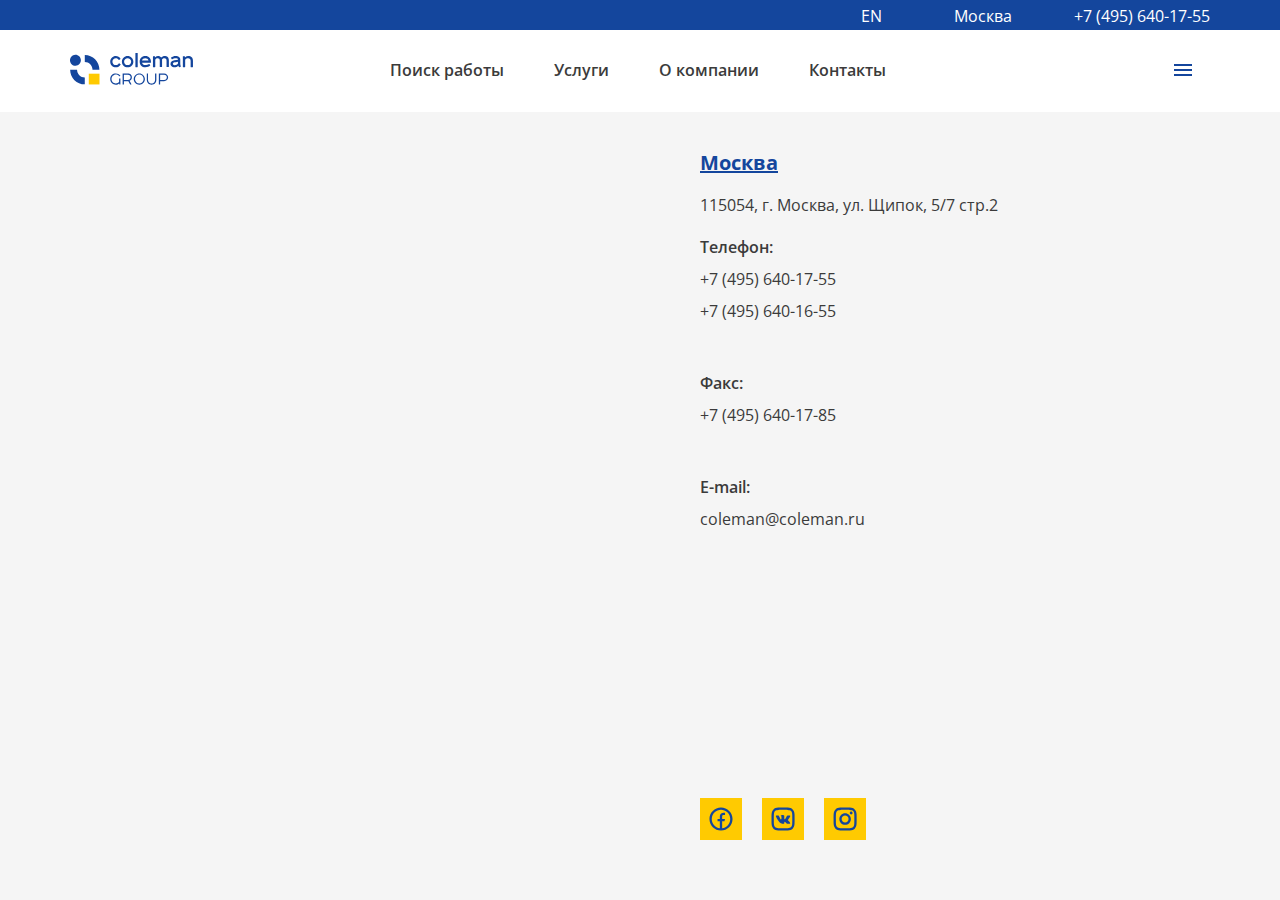
<file: contact.html>
<!DOCTYPE html>
<html>
<head>
	<!-- <base href="/"> -->
	<meta charset="utf-8">
	<title>Simple Starter</title>
	<meta name="description" content="Simple Starter Description">
	<meta name="viewport" content="width=device-width, initial-scale=1.0, minimum-scale=1.0, maximum-scale=1.0, user-scalable=no">
	<meta property="og:image" content="images/preview.jpg">

	<link rel="icon" href="images/favicon.png">
	<link rel="preconnect" href="https://fonts.googleapis.com">
	<link rel="preconnect" href="https://fonts.gstatic.com" crossorigin>
	<link href="https://fonts.googleapis.com/css2?family=Open+Sans:wght@400;600;700&display=swap" rel="stylesheet">

	<link rel="stylesheet" href="libs/bootstrap/css/bootstrap-reboot.min.css">
	<link rel="stylesheet" href="libs/bootstrap/css/bootstrap-grid.min.css">
	<link rel="stylesheet" href="libs/swiper/swiper-bundle.min.css">
	<link rel="stylesheet" href="css/main.css">
	<link rel="stylesheet" href="css/media.css">

	<script src="libs/jquery/jquery-3.6.0.min.js" defer></script>
	<script src="libs/swiper/swiper-bundle.min.js" defer></script>
	<script src="libs/notifyjs/notify.min.js" defer></script>
	<script src="libs/jQuery.equalHeights/jquery.equalheights.min.js" defer></script>
	<script src="js/common.js" defer></script>
</head>

<body class="page__contact">

<div class="page-wrap">

	<div class="overlay"></div>
	<nav class="mmenu">
		<div class="mmenu__top">
			<div class="mmenu__close">
				<svg width="14" height="14" viewBox="0 0 14 14" fill="none" xmlns="http://www.w3.org/2000/svg"><path d="M7.00072 5.58599L11.9507 0.635986L13.3647 2.04999L8.41472 6.99999L13.3647 11.95L11.9507 13.364L7.00072 8.41399L2.05072 13.364L0.636719 11.95L5.58672 6.99999L0.636719 2.04999L2.05072 0.635986L7.00072 5.58599Z" fill="#14469D"/></svg>
			</div>
			<div class="logo">
				<a href="/" class="logo__link">
					<svg width="123" height="34" viewBox="0 0 123 34" fill="none" xmlns="http://www.w3.org/2000/svg"><path fill-rule="evenodd" clip-rule="evenodd" d="M14.7914 1.98915C22.8734 1.98915 29.425 8.56613 29.425 16.679H22.5182C22.5182 12.3952 19.0586 8.92251 14.7913 8.92251L14.7914 1.98915ZM14.7916 31.3691C6.70964 31.3691 0.15804 24.7922 0.15804 16.6792H7.06481C7.06481 20.963 10.5244 24.4359 14.7917 24.4359L14.7916 31.3691ZM0.00275521 7.4659C-0.0919555 4.45017 2.26681 1.92834 5.27111 1.83356C8.27527 1.73877 10.7874 4.10633 10.8819 7.1222C10.9763 10.1379 8.61766 12.6598 5.61335 12.7545C2.60933 12.8493 0.0973207 10.4818 0.00275521 7.4659ZM94.1051 20.5039L89.0935 20.5036C88.92 20.5036 88.8334 20.5905 88.8334 20.7647V31.1867C88.8334 31.3606 88.92 31.4475 89.0935 31.4475H89.8937C90.067 31.4475 90.1537 31.3606 90.1537 31.1867V28.1744H94.0945C95.1413 28.1744 96.2324 27.8059 96.9951 27.07C97.7524 26.3659 98.1353 25.3881 98.1353 24.3592C98.1353 23.3132 97.7468 22.3744 96.9951 21.648C96.1843 20.865 95.2279 20.5039 94.1051 20.5039ZM45.8258 3.05C47.8035 3.05 49.5418 4.07891 50.5386 5.63249C50.6294 5.77336 50.5702 5.90139 50.4811 5.97269L49.1049 7.02523C48.9724 7.12585 48.8312 7.04433 48.7728 6.95524C48.1826 5.93741 47.0839 5.25307 45.8258 5.25307C43.9439 5.25307 42.4181 6.78448 42.4181 8.67389C42.4181 10.563 43.9437 12.0947 45.8258 12.0947C47.0752 12.0947 48.1717 11.422 48.7605 10.4131C48.833 10.2889 48.9662 10.1766 49.1547 10.3223L50.5046 11.3548C50.6161 11.4398 50.6383 11.5562 50.5722 11.6622C49.5848 13.2477 47.8259 14.2979 45.8256 14.2979C42.7315 14.2979 40.2233 11.78 40.2233 8.67403C40.2233 5.56804 42.7317 3.05 45.8258 3.05ZM57.6216 5.25321C59.5719 5.25321 61.1529 6.78463 61.1529 8.67403C61.1529 10.5631 59.5719 12.0949 57.6216 12.0949C55.6713 12.0949 54.0901 10.5633 54.0901 8.67403C54.0901 6.78477 55.6713 5.25321 57.6216 5.25321ZM57.6215 3.05C60.784 3.05 63.3477 5.56789 63.3477 8.67389C63.3477 11.7799 60.784 14.2978 57.6215 14.2978C54.4591 14.2978 51.8954 11.7799 51.8954 8.67389C51.8954 5.56789 54.4591 3.05 57.6215 3.05ZM67.4294 0H65.6894C65.5025 0 65.4092 0.0937631 65.4092 0.281289V13.8561C65.4092 14.0021 65.5196 14.1372 65.6691 14.1372H67.4294C67.6162 14.1372 67.7096 14.0435 67.7096 13.8561V0.281289C67.7096 0.0937631 67.6162 0 67.4294 0ZM75.3206 3.05C78.9591 3.05 80.9523 5.56833 80.9523 8.67389V9.42924C80.9523 9.73794 80.7412 9.71928 80.5596 9.71928H78.5685H72.0419C72.4434 11.1482 73.6712 12.0946 75.2426 12.0946C76.5553 12.0946 77.9068 11.9143 78.9651 11.0289C79.0936 10.9213 79.2045 10.8218 79.3551 11.0156L80.2435 12.2232C80.3377 12.3511 80.2903 12.4944 80.1824 12.5847C79.091 13.537 77.6855 14.2978 75.3209 14.2978C72.0198 14.2978 69.6892 11.7799 69.6892 8.67389C69.6892 5.56789 71.6821 3.05 75.3206 3.05ZM78.4831 7.61085C78.142 6.09766 76.956 5.25321 75.2423 5.25321C73.5167 5.25321 72.37 6.10641 72.0171 7.61085H78.4831ZM82.9527 3.4739V13.8358C82.9527 14.0366 83.0262 14.1372 83.1729 14.1372H85.0132C85.1865 14.1372 85.2731 14.0435 85.2731 13.8561V6.64683C85.8464 5.70963 86.64 5.24125 87.6538 5.24125C88.3339 5.24125 88.8538 5.44205 89.214 5.84379C89.574 6.24538 89.754 6.82079 89.754 7.5706V13.8158C89.754 14.0166 89.8542 14.1172 90.0542 14.1172H91.7744C91.9743 14.1172 92.0744 14.0235 92.0744 13.836V7.53036C92.0744 7.18272 92.0867 6.82429 91.9945 6.48642C92.2879 6.0981 92.6278 5.79013 93.0147 5.5625C93.388 5.34829 93.8482 5.24125 94.3949 5.24125C95.0084 5.24125 95.5219 5.43563 95.9352 5.82352C96.3353 6.21169 96.5354 6.79396 96.5354 7.5706V13.8158C96.5354 14.0166 96.6356 14.1172 96.8356 14.1172H98.5558C98.7757 14.1172 98.8758 14.0432 98.8758 13.8158V7.46999C98.8758 6.7069 98.7625 6.03773 98.5359 5.46217C98.3093 4.89989 98.0092 4.43763 97.6356 4.07658C97.2759 3.7285 96.8221 3.46078 96.2755 3.27325C95.7687 3.09914 95.2287 3.01223 94.6552 3.01223C94.0552 3.01223 93.435 3.14595 92.7949 3.41382C92.1681 3.68155 91.6278 4.08314 91.1745 4.61874C90.8811 4.15007 90.461 3.76175 89.9142 3.45421C89.3808 3.15966 88.7804 3.01238 88.1138 3.01238C86.9404 3.01238 86.0136 3.41397 85.3334 4.2173H85.2134L85.0133 3.43424C84.9733 3.25998 84.8798 3.17293 84.7331 3.17293H83.2927C82.9582 3.17293 82.9527 3.33741 82.9527 3.4739ZM104.437 9.35764L105.832 9.12681L107.957 8.77538V10.6028C107.611 11.0715 107.171 11.4459 106.637 11.7275C106.091 12.0085 105.437 12.1492 104.677 12.1492C104.05 12.1492 103.59 12.0288 103.297 11.7876C102.717 11.3112 102.719 10.4195 103.237 9.9001C103.49 9.64579 103.89 9.46511 104.437 9.35764ZM108.258 12.8719L108.277 12.852H108.378L108.878 14.1171C108.944 14.2911 109.058 14.3446 109.218 14.2777L110.638 13.8158C110.839 13.7867 110.87 13.5828 110.818 13.4142L110.558 12.5707C110.454 12.207 110.391 11.8403 110.338 11.4664C110.298 11.0913 110.278 10.7033 110.278 10.3014V6.80752C110.278 6.12479 110.158 5.54252 109.918 5.06044C109.691 4.59177 109.357 4.20344 108.917 3.89591C108.491 3.60135 108.01 3.38014 107.477 3.23315C106.957 3.09929 106.397 3.03235 105.797 3.03235C104.823 3.03235 103.957 3.16636 103.196 3.43409C102.45 3.70167 101.749 4.08314 101.096 4.57879C100.971 4.7039 100.915 4.89449 101.036 5.04046L101.816 6.14476C101.932 6.28942 102.168 6.30473 102.316 6.20513C102.78 5.90984 103.398 5.61849 103.917 5.46232C104.864 5.16091 106.38 5.09062 107.297 5.52269C107.671 5.6984 107.881 5.97663 107.927 6.35737C107.943 6.49051 107.937 6.63312 107.937 6.76757L104.417 7.22967C103.203 7.39022 102.243 7.78525 101.536 8.41433C100.843 9.03013 100.496 9.85344 100.496 10.8841C100.496 11.393 100.596 11.8551 100.796 12.2698C100.996 12.6983 101.262 13.0599 101.596 13.3545C101.956 13.6757 102.363 13.9099 102.816 14.0572C103.296 14.2177 103.823 14.2982 104.397 14.2982C105.196 14.2982 105.917 14.1778 106.557 13.9367C107.17 13.7091 107.738 13.354 108.258 12.8719ZM112.858 3.47375V13.8559C112.858 14.0433 112.952 14.1371 113.139 14.1371H114.899C115.086 14.1371 115.179 14.0433 115.179 13.8559V6.64668C115.539 6.19157 115.986 5.8435 116.519 5.60245C117.053 5.36141 117.599 5.24096 118.159 5.24096C118.92 5.24096 119.527 5.45517 119.98 5.88345C120.42 6.31202 120.64 6.98805 120.64 7.91168V13.8559C120.64 14.0433 120.727 14.1371 120.9 14.1371H122.66C122.86 14.1371 122.961 14.0433 122.961 13.8559V7.89185C122.961 7.08837 122.847 6.37881 122.62 5.76315C122.196 4.59118 121.379 3.75694 120.2 3.35345C119.613 3.15266 118.973 3.05233 118.279 3.05233C117.117 3.05233 116.04 3.44911 115.179 4.23713H115.059L114.879 3.43395C114.839 3.27325 114.732 3.1929 114.559 3.1929H113.139C112.952 3.1929 112.858 3.28652 112.858 3.47375ZM94.0945 26.9694H90.1537V21.7083H94.0945C94.9748 21.7083 95.6483 21.9626 96.115 22.4714C96.5817 22.9801 96.815 23.6025 96.815 24.3386C96.815 25.0886 96.5817 25.7179 96.115 26.2262C95.6615 26.7216 94.988 26.9694 94.0945 26.9694ZM76.811 20.7445V26.7085C76.811 27.4313 76.9199 28.0868 77.1311 28.6763C77.5571 29.8667 78.4244 30.7874 79.5914 31.2667C80.1651 31.5077 80.825 31.6282 81.5721 31.6282C82.3057 31.6282 82.9721 31.5077 83.5725 31.2667C84.7702 30.7746 85.5973 29.8872 86.0528 28.6763C86.2664 28.0872 86.3728 27.438 86.3728 26.7285V20.7843C86.3728 20.6104 86.2864 20.5235 86.113 20.5235H85.3329C85.1461 20.5235 85.0527 20.6104 85.0527 20.7843V26.6884C85.0527 27.2372 84.9728 27.7393 84.8126 28.1943C84.4846 29.1069 83.9351 29.7624 83.0323 30.1423C82.5788 30.3298 82.0786 30.4236 81.532 30.4236C80.9985 30.4236 80.505 30.3298 80.0519 30.1423C79.1613 29.7793 78.5784 29.053 78.2713 28.1543C78.1114 27.6989 78.0312 27.197 78.0312 26.6481V20.7445C78.0312 20.5703 77.9446 20.4831 77.7712 20.4831H77.0714C76.898 20.4831 76.811 20.5703 76.811 20.7445ZM57.8475 26.9694H53.9065V21.7083H57.8475C58.7276 21.7083 59.4077 21.9626 59.888 22.4714C60.3679 22.9801 60.608 23.6025 60.608 24.3386C60.608 25.1021 60.3679 25.731 59.888 26.2262C59.4077 26.7216 58.7275 26.9694 57.8475 26.9694ZM57.8475 20.5035H57.8876H52.8864C52.7131 20.5035 52.6265 20.5904 52.6265 20.7645V31.1865C52.6265 31.3605 52.7131 31.4474 52.8864 31.4474H53.6867C53.86 31.4474 53.9466 31.3605 53.9466 31.1865V28.1743H57.8876H58.1277C58.2343 28.1743 58.3142 28.1674 58.3675 28.1543L59.968 31.2066C60.0614 31.3673 60.1816 31.4475 60.3283 31.4475H61.2885C61.4453 31.4475 61.5194 31.309 61.4482 31.1665L59.5882 27.8331C60.2816 27.5385 60.8416 27.0762 61.2683 26.4473C61.6818 25.8315 61.8884 25.1221 61.8884 24.3188C61.8884 23.7832 61.7886 23.2811 61.5886 22.8126C61.3884 22.3575 61.1083 21.9557 60.7482 21.6077C60.4015 21.2731 59.975 21.0056 59.4682 20.8043C58.9612 20.6035 58.421 20.5035 57.8475 20.5035ZM50.1458 25.544H49.3857C49.1989 25.544 49.1058 25.6309 49.1058 25.805V28.9174C48.6788 29.3859 48.1986 29.7474 47.6654 30.0019C47.1052 30.2696 46.4919 30.4033 45.8247 30.4033C45.2113 30.4033 44.638 30.2897 44.1045 30.0621C43.5578 29.8346 43.1043 29.5265 42.744 29.1382C42.3576 28.7367 42.0574 28.2682 41.844 27.7327C41.6306 27.2107 41.524 26.6284 41.524 25.9858C41.524 25.343 41.6306 24.7607 41.844 24.2386C42.0574 23.7031 42.3575 23.2347 42.744 22.8331C43.1176 22.4312 43.5642 22.1234 44.0845 21.9092C44.6181 21.6817 45.1913 21.568 45.8047 21.568C46.5383 21.568 47.1985 21.7153 47.7853 22.0098C48.3721 22.3044 48.8786 22.7258 49.3055 23.2748C49.4255 23.4221 49.552 23.4354 49.6855 23.3149L50.2456 22.8331C50.3738 22.7363 50.4096 22.6223 50.3058 22.4915C49.1854 21.099 47.6919 20.403 45.8246 20.403C45.0245 20.403 44.2844 20.5434 43.6041 20.8247C42.924 21.1057 42.3308 21.5008 41.8238 22.0097C41.317 22.518 40.9235 23.114 40.6435 23.7969C40.3636 24.4797 40.2234 25.236 40.2234 26.0658C40.2234 26.869 40.3638 27.612 40.6435 28.2949C40.9235 28.9778 41.317 29.5734 41.8238 30.0821C42.3308 30.5908 42.924 30.9859 43.6041 31.2669C44.2844 31.5481 45.0245 31.6886 45.8246 31.6886C46.4649 31.6886 47.065 31.5879 47.625 31.3874C48.1983 31.1866 48.7186 30.8587 49.1852 30.4033L49.3254 31.2669C49.3475 31.421 49.4701 31.5279 49.6254 31.5279H50.1454C50.3189 31.5279 50.4054 31.441 50.4054 31.2669V25.805C50.4054 25.6309 50.3193 25.544 50.1458 25.544ZM69.3095 21.5487C71.6905 21.5487 73.6206 23.5666 73.6206 26.0556C73.6206 28.545 71.6905 30.5628 69.3095 30.5628C66.9287 30.5628 64.9986 28.545 64.9986 26.0556C64.9986 23.5665 66.9287 21.5487 69.3095 21.5487ZM69.3095 20.4434C66.2218 20.4434 63.7185 22.9562 63.7185 26.0558C63.7185 29.1555 66.2218 31.6683 69.3095 31.6683C72.3974 31.6683 74.9005 29.1555 74.9005 26.0558C74.9005 22.9562 72.3974 20.4434 69.3095 20.4434Z" fill="#14469D"/><path fill-rule="evenodd" clip-rule="evenodd" d="M18.7871 20.6904H29.5031V31.4477H18.7871V20.6904Z" fill="#FFCA01"/></svg>
				</a>
			</div>
		</div>
		<div class="mmenu__content">

			<nav class="menu__services mmenu-dd mmenu__content-menu" data-mmenu="services">
				<div class="mmenu__content_top">
					<a href="#" class="mmenu__content_arrow" data-ddmenu="main">
						<svg width="24" height="24" viewBox="0 0 24 24" fill="none" xmlns="http://www.w3.org/2000/svg"><path d="M4.29289 11.2929C3.90237 11.6834 3.90237 12.3166 4.29289 12.7071L10.6569 19.0711C11.0474 19.4616 11.6805 19.4616 12.0711 19.0711C12.4616 18.6805 12.4616 18.0474 12.0711 17.6569L6.41421 12L12.0711 6.34315C12.4616 5.95262 12.4616 5.31946 12.0711 4.92893C11.6805 4.53841 11.0474 4.53841 10.6569 4.92893L4.29289 11.2929ZM20 11L5 11V13L20 13V11Z" fill="#6E6E6E"/></svg>
					</a>
					<span class="mmenu__content_title">Услуги</span>
				</div>
				<ul class="mmenu__list-small mmenu-ul-offset">
					<li class="mmenu__list-small-item"><a class="mmenu__list-small-link" href="#">Временный персонал</a></li>
					<li class="mmenu__list-small-item"><a class="mmenu__list-small-link" href="#">Постоянный персонал</a></li>
					<li class="mmenu__list-small-item"><a class="mmenu__list-small-link" href="#" data-ddmenu="autsource">Ауторсинг бизнес процессов</a></li>
					<li class="mmenu__list-small-item"><a class="mmenu__list-small-link" href="#" data-ddmenu="consulting">Консалтинг</a></li>
					<li class="mmenu__list-small-item"><a class="mmenu__list-small-link" href="#">Карьерное консультирование</a></li>
				</ul>
				<ul class="mmenu__list-dop mmenu-ul-offset">
					<li class="mmenu__list-dop-item"><a class="mmenu__list-dop-link" href="#">Заказать услугу</a></li>
					<li class="mmenu__list-dop-item"><a class="mmenu__list-dop-link" href="#">Пригласить в тендер</a></li>
				</ul>
			</nav>
			<nav class="menu__services mmenu-dd mmenu__content-menu" data-mmenu="autsource">
				<div class="mmenu__content_top">
					<a href="#" class="mmenu__content_arrow" data-ddmenu="services">
						<svg width="24" height="24" viewBox="0 0 24 24" fill="none" xmlns="http://www.w3.org/2000/svg"><path d="M4.29289 11.2929C3.90237 11.6834 3.90237 12.3166 4.29289 12.7071L10.6569 19.0711C11.0474 19.4616 11.6805 19.4616 12.0711 19.0711C12.4616 18.6805 12.4616 18.0474 12.0711 17.6569L6.41421 12L12.0711 6.34315C12.4616 5.95262 12.4616 5.31946 12.0711 4.92893C11.6805 4.53841 11.0474 4.53841 10.6569 4.92893L4.29289 11.2929ZM20 11L5 11V13L20 13V11Z" fill="#6E6E6E"/></svg>
					</a>
					<span class="mmenu__content_title">Ауторсинг бизнес процессов</span>
				</div>
				<ul class="mmenu__list-small mmenu-ul-offset">
					<li class="mmenu__list-small-item"><a class="mmenu__list-small-link" href="#">Аутсорсинг кадрового делопроизводства</a></li>
					<li class="mmenu__list-small-item"><a class="mmenu__list-small-link" href="#">Аутсорсинг мерчендайзинга</a></li>
					<li class="mmenu__list-small-item"><a class="mmenu__list-small-link" href="#">Аутсорсинг подбора персонала</a></li>
					<li class="mmenu__list-small-item"><a class="mmenu__list-small-link" href="#">Аутсорсинг административных функций</a></li>
					<li class="mmenu__list-small-item"><a class="mmenu__list-small-link" href="#">Аутсорсинг ресепшн</a></li>
					<li class="mmenu__list-small-item"><a class="mmenu__list-small-link" href="#">Аутсорсинг торговых и маркетинговых функций</a></li>
					<li class="mmenu__list-small-item"><a class="mmenu__list-small-link" href="#">Аутсорсинг производственных процессов</a></li>
					<li class="mmenu__list-small-item"><a class="mmenu__list-small-link" href="#">Аутсорсинг бухгалтерского учета</a></li>
					<li class="mmenu__list-small-item"><a class="mmenu__list-small-link" href="#">Аутсорсинг расчета заработной платы</a></li>
				</ul>
				<ul class="mmenu__list-dop mmenu-ul-offset">
					<li class="mmenu__list-dop-item"><a class="mmenu__list-dop-link" href="#">Заказать услугу</a></li>
					<li class="mmenu__list-dop-item"><a class="mmenu__list-dop-link" href="#">Пригласить в тендер</a></li>
				</ul>
			</nav>
			<nav class="menu__services mmenu-dd mmenu__content-menu" data-mmenu="consulting">
				<div class="mmenu__content_top">
					<a href="#" class="mmenu__content_arrow" data-ddmenu="services">
						<svg width="24" height="24" viewBox="0 0 24 24" fill="none" xmlns="http://www.w3.org/2000/svg"><path d="M4.29289 11.2929C3.90237 11.6834 3.90237 12.3166 4.29289 12.7071L10.6569 19.0711C11.0474 19.4616 11.6805 19.4616 12.0711 19.0711C12.4616 18.6805 12.4616 18.0474 12.0711 17.6569L6.41421 12L12.0711 6.34315C12.4616 5.95262 12.4616 5.31946 12.0711 4.92893C11.6805 4.53841 11.0474 4.53841 10.6569 4.92893L4.29289 11.2929ZM20 11L5 11V13L20 13V11Z" fill="#6E6E6E"/></svg>
					</a>
					<span class="mmenu__content_title">Консалтинг</span>
				</div>
				<ul class="mmenu__list-small mmenu-ul-offset">
					<li class="mmenu__list-small-item"><a class="mmenu__list-small-link" href="#">Аудит зоны ресепшн</a></li>
					<li class="mmenu__list-small-item"><a class="mmenu__list-small-link" href="#">Исследование заработных плат и обзоры рынка труда</a></li>
					<li class="mmenu__list-small-item"><a class="mmenu__list-small-link" href="#">Тайный покупатель</a></li>
					<li class="mmenu__list-small-item"><a class="mmenu__list-small-link" href="#">Кадровый консалтинг</a></li>
					<li class="mmenu__list-small-item"><a class="mmenu__list-small-link" href="#">Аутплейсмент</a></li>
					<li class="mmenu__list-small-item"><a class="mmenu__list-small-link" href="#">Оценка уровня лояльности персонала</a></li>
					<li class="mmenu__list-small-item"><a class="mmenu__list-small-link" href="#">Готовые обзоры заработных плат</a></li>
					<li class="mmenu__list-small-item"><a class="mmenu__list-small-link" href="#">Кадровый аудит и восстановление</a></li>
					<li class="mmenu__list-small-item"><a class="mmenu__list-small-link" href="#">Экспресс-оценка уровня лояльности и вовлеченности персонала</a></li>
				</ul>
				<ul class="mmenu__list-dop mmenu-ul-offset">
					<li class="mmenu__list-dop-item"><a class="mmenu__list-dop-link" href="#">Заказать услугу</a></li>
					<li class="mmenu__list-dop-item"><a class="mmenu__list-dop-link" href="#">Пригласить в тендер</a></li>
				</ul>
			</nav>
			<nav class="menu__services mmenu-dd mmenu__content-menu" data-mmenu="projects">
				<div class="mmenu__content_top">
					<a href="#" class="mmenu__content_arrow" data-ddmenu="main">
						<svg width="24" height="24" viewBox="0 0 24 24" fill="none" xmlns="http://www.w3.org/2000/svg"><path d="M4.29289 11.2929C3.90237 11.6834 3.90237 12.3166 4.29289 12.7071L10.6569 19.0711C11.0474 19.4616 11.6805 19.4616 12.0711 19.0711C12.4616 18.6805 12.4616 18.0474 12.0711 17.6569L6.41421 12L12.0711 6.34315C12.4616 5.95262 12.4616 5.31946 12.0711 4.92893C11.6805 4.53841 11.0474 4.53841 10.6569 4.92893L4.29289 11.2929ZM20 11L5 11V13L20 13V11Z" fill="#6E6E6E"/></svg>
					</a>
					<span class="mmenu__content_title">Проекты</span>
				</div>
				<ul class="mmenu__list-small mmenu-ul-offset">
					<li class="mmenu__list-small-item"><a class="mmenu__list-small-link" href="#">Coleman dialogues</a></li>
					<li class="mmenu__list-small-item"><a class="mmenu__list-small-link" href="#">Coleman insights</a></li>
					<li class="mmenu__list-small-item"><a class="mmenu__list-small-link" href="#">Бизнес завтраки</a></li>
					<li class="mmenu__list-small-item"><a class="mmenu__list-small-link" href="#">Coleman hospitality</a></li>
					<li class="mmenu__list-small-item"><a class="mmenu__list-small-link" href="#">Avancebox</a></li>
					<li class="mmenu__list-small-item"><a class="mmenu__list-small-link" href="#">Coleman HR Analytical service</a></li>
				</ul>
			</nav>

			<nav class="menu__main mmenu__content-menu" data-mmenu="main">
				<ul class="mmenu__list-main">
					<li class="mmenu__list-main-item"><a class="mmenu__list-main-link" href="#" data-ddmenu="services">Услуги</a></li>
					<li class="mmenu__list-main-item"><a class="mmenu__list-main-link" href="#" data-ddmenu="projects">Проекты</a></li>
					<li class="mmenu__list-main-item"><a class="mmenu__list-main-link" href="#">Поиск работы</a></li>
				</ul>
				<ul class="mmenu__list-small">
					<li class="mmenu__list-small-item"><a class="mmenu__list-small-link" href="#">Бизнес-кейсы</a></li>
					<li class="mmenu__list-small-item"><a class="mmenu__list-small-link" href="#">Пресс-центр</a></li>
					<li class="mmenu__list-small-item"><a class="mmenu__list-small-link" href="#">О компании</a></li>
					<li class="mmenu__list-small-item"><a class="mmenu__list-small-link" href="#">Контакты</a></li>
				</ul>
				<ul class="mmenu__list-dop">
					<li class="mmenu__list-dop-item"><a class="mmenu__list-dop-link" href="#">Заказать услугу</a></li>
					<li class="mmenu__list-dop-item"><a class="mmenu__list-dop-link" href="#">Пригласить в тендер</a></li>
				</ul>
			</nav>

		</div>
	</nav>

	<div class="mm-slide lang" data-side="lang">
		<div class="mm-slide__top">
			<span class="mm-slide__title">Выберите язык</span>
			<div class="mm-slide__close">
				<svg width="14" height="14" viewBox="0 0 14 14" fill="none" xmlns="http://www.w3.org/2000/svg"><path d="M7.00072 5.58599L11.9507 0.635986L13.3647 2.04999L8.41472 6.99999L13.3647 11.95L11.9507 13.364L7.00072 8.41399L2.05072 13.364L0.636719 11.95L5.58672 6.99999L0.636719 2.04999L2.05072 0.635986L7.00072 5.58599Z" fill="#14469D"/></svg>
			</div>
		</div>
		<div class="mm-slide__content">
			<div class="mm-slide__list">
				<label class="mm-slide__item">
					<div class="mm-slide__item_title">Русский</div>
					<div class="mm-checkbox">
						<input type="radio" name="lang" value="ru" checked>
						<span class="mm-checkbox__checkbox"></span>
					</div>
				</label>
				<label class="mm-slide__item">
					<div class="mm-slide__item_title">Английский</div>
					<div class="mm-checkbox">
						<input type="radio" name="lang" value="en">
						<span class="mm-checkbox__checkbox"></span>
					</div>
				</label>
			</div>
		</div>
		<div class="mm-slide__bottom">
			<div class="mm-slide__btn btn">Применить</div>
		</div>
	</div>
	<div class="mm-slide city" data-side="city">
		<div class="mm-slide__top">
			<span class="mm-slide__title">Выберите регион</span>
			<div class="mm-slide__close">
				<svg width="14" height="14" viewBox="0 0 14 14" fill="none" xmlns="http://www.w3.org/2000/svg"><path d="M7.00072 5.58599L11.9507 0.635986L13.3647 2.04999L8.41472 6.99999L13.3647 11.95L11.9507 13.364L7.00072 8.41399L2.05072 13.364L0.636719 11.95L5.58672 6.99999L0.636719 2.04999L2.05072 0.635986L7.00072 5.58599Z" fill="#14469D"/></svg>
			</div>
		</div>
		<div class="mm-slide__content">
			<div class="mm-slide__list">
				<label class="mm-slide__item">
					<div class="mm-slide__item_title">Москва</div>
					<div class="mm-checkbox">
						<input type="radio" name="city" value="mos" checked>
						<span class="mm-checkbox__checkbox"></span>
					</div>
				</label>
				<label class="mm-slide__item">
					<div class="mm-slide__item_title">Санкт Питербург</div>
					<div class="mm-checkbox">
						<input type="radio" name="city" value="piter">
						<span class="mm-checkbox__checkbox"></span>
					</div>
				</label>
				<label class="mm-slide__item">
					<div class="mm-slide__item_title">Нижний новгород</div>
					<div class="mm-checkbox">
						<input type="radio" name="city" value="novgorod">
						<span class="mm-checkbox__checkbox"></span>
					</div>
				</label>
			</div>
		</div>
		<div class="mm-slide__bottom">
			<div class="mm-slide__btn btn">Применить</div>
		</div>
	</div>
	
	<div class="top-line">
		<div class="container">
			<div class="row">
				<div class="top-line__lang col-xl-1 offset-xl-8 col-lg-1 offset-lg-3 col-md-1 col-4">
					<span class="change-lang" data-event="lang">EN</span>
				</div>
				<div class="top-line__city col-xl-1 col-lg-2 offset-lg-0 col-md-2 offset-md-4 col-8">
					<span class="change-city" data-event="city">Москва</span>
				</div>
				<div class="top-line__phone col-xl-2 col-lg-3">
					<span data-copy>+7 (495) 640-17-55</span>
				</div>
			</div>
		</div>
	</div>

	<div class="main-line invert">
		<div class="container">
			<div class="row">
				<div class="main-line__logo col-xxl-2 col-lg-2 col-md-3 col-sm-3 col-8">
					<a href="/" class="logo">
							<svg width="123" height="34" viewBox="0 0 123 34" fill="none" xmlns="http://www.w3.org/2000/svg"><path fill-rule="evenodd" clip-rule="evenodd" d="M14.7914 1.98915C22.8734 1.98915 29.425 8.56613 29.425 16.679H22.5182C22.5182 12.3952 19.0586 8.92251 14.7913 8.92251L14.7914 1.98915ZM14.7916 31.3691C6.70964 31.3691 0.15804 24.7922 0.15804 16.6792H7.06481C7.06481 20.963 10.5244 24.4359 14.7917 24.4359L14.7916 31.3691ZM0.00275521 7.4659C-0.0919555 4.45017 2.26681 1.92834 5.27111 1.83356C8.27527 1.73877 10.7874 4.10633 10.8819 7.1222C10.9763 10.1379 8.61766 12.6598 5.61335 12.7545C2.60933 12.8493 0.0973207 10.4818 0.00275521 7.4659ZM94.1051 20.5039L89.0935 20.5036C88.92 20.5036 88.8334 20.5905 88.8334 20.7647V31.1867C88.8334 31.3606 88.92 31.4475 89.0935 31.4475H89.8937C90.067 31.4475 90.1537 31.3606 90.1537 31.1867V28.1744H94.0945C95.1413 28.1744 96.2324 27.8059 96.9951 27.07C97.7524 26.3659 98.1353 25.3881 98.1353 24.3592C98.1353 23.3132 97.7468 22.3744 96.9951 21.648C96.1843 20.865 95.2279 20.5039 94.1051 20.5039ZM45.8258 3.05C47.8035 3.05 49.5418 4.07891 50.5386 5.63249C50.6294 5.77336 50.5702 5.90139 50.4811 5.97269L49.1049 7.02523C48.9724 7.12585 48.8312 7.04433 48.7728 6.95524C48.1826 5.93741 47.0839 5.25307 45.8258 5.25307C43.9439 5.25307 42.4181 6.78448 42.4181 8.67389C42.4181 10.563 43.9437 12.0947 45.8258 12.0947C47.0752 12.0947 48.1717 11.422 48.7605 10.4131C48.833 10.2889 48.9662 10.1766 49.1547 10.3223L50.5046 11.3548C50.6161 11.4398 50.6383 11.5562 50.5722 11.6622C49.5848 13.2477 47.8259 14.2979 45.8256 14.2979C42.7315 14.2979 40.2233 11.78 40.2233 8.67403C40.2233 5.56804 42.7317 3.05 45.8258 3.05ZM57.6216 5.25321C59.5719 5.25321 61.1529 6.78463 61.1529 8.67403C61.1529 10.5631 59.5719 12.0949 57.6216 12.0949C55.6713 12.0949 54.0901 10.5633 54.0901 8.67403C54.0901 6.78477 55.6713 5.25321 57.6216 5.25321ZM57.6215 3.05C60.784 3.05 63.3477 5.56789 63.3477 8.67389C63.3477 11.7799 60.784 14.2978 57.6215 14.2978C54.4591 14.2978 51.8954 11.7799 51.8954 8.67389C51.8954 5.56789 54.4591 3.05 57.6215 3.05ZM67.4294 0H65.6894C65.5025 0 65.4092 0.0937631 65.4092 0.281289V13.8561C65.4092 14.0021 65.5196 14.1372 65.6691 14.1372H67.4294C67.6162 14.1372 67.7096 14.0435 67.7096 13.8561V0.281289C67.7096 0.0937631 67.6162 0 67.4294 0ZM75.3206 3.05C78.9591 3.05 80.9523 5.56833 80.9523 8.67389V9.42924C80.9523 9.73794 80.7412 9.71928 80.5596 9.71928H78.5685H72.0419C72.4434 11.1482 73.6712 12.0946 75.2426 12.0946C76.5553 12.0946 77.9068 11.9143 78.9651 11.0289C79.0936 10.9213 79.2045 10.8218 79.3551 11.0156L80.2435 12.2232C80.3377 12.3511 80.2903 12.4944 80.1824 12.5847C79.091 13.537 77.6855 14.2978 75.3209 14.2978C72.0198 14.2978 69.6892 11.7799 69.6892 8.67389C69.6892 5.56789 71.6821 3.05 75.3206 3.05ZM78.4831 7.61085C78.142 6.09766 76.956 5.25321 75.2423 5.25321C73.5167 5.25321 72.37 6.10641 72.0171 7.61085H78.4831ZM82.9527 3.4739V13.8358C82.9527 14.0366 83.0262 14.1372 83.1729 14.1372H85.0132C85.1865 14.1372 85.2731 14.0435 85.2731 13.8561V6.64683C85.8464 5.70963 86.64 5.24125 87.6538 5.24125C88.3339 5.24125 88.8538 5.44205 89.214 5.84379C89.574 6.24538 89.754 6.82079 89.754 7.5706V13.8158C89.754 14.0166 89.8542 14.1172 90.0542 14.1172H91.7744C91.9743 14.1172 92.0744 14.0235 92.0744 13.836V7.53036C92.0744 7.18272 92.0867 6.82429 91.9945 6.48642C92.2879 6.0981 92.6278 5.79013 93.0147 5.5625C93.388 5.34829 93.8482 5.24125 94.3949 5.24125C95.0084 5.24125 95.5219 5.43563 95.9352 5.82352C96.3353 6.21169 96.5354 6.79396 96.5354 7.5706V13.8158C96.5354 14.0166 96.6356 14.1172 96.8356 14.1172H98.5558C98.7757 14.1172 98.8758 14.0432 98.8758 13.8158V7.46999C98.8758 6.7069 98.7625 6.03773 98.5359 5.46217C98.3093 4.89989 98.0092 4.43763 97.6356 4.07658C97.2759 3.7285 96.8221 3.46078 96.2755 3.27325C95.7687 3.09914 95.2287 3.01223 94.6552 3.01223C94.0552 3.01223 93.435 3.14595 92.7949 3.41382C92.1681 3.68155 91.6278 4.08314 91.1745 4.61874C90.8811 4.15007 90.461 3.76175 89.9142 3.45421C89.3808 3.15966 88.7804 3.01238 88.1138 3.01238C86.9404 3.01238 86.0136 3.41397 85.3334 4.2173H85.2134L85.0133 3.43424C84.9733 3.25998 84.8798 3.17293 84.7331 3.17293H83.2927C82.9582 3.17293 82.9527 3.33741 82.9527 3.4739ZM104.437 9.35764L105.832 9.12681L107.957 8.77538V10.6028C107.611 11.0715 107.171 11.4459 106.637 11.7275C106.091 12.0085 105.437 12.1492 104.677 12.1492C104.05 12.1492 103.59 12.0288 103.297 11.7876C102.717 11.3112 102.719 10.4195 103.237 9.9001C103.49 9.64579 103.89 9.46511 104.437 9.35764ZM108.258 12.8719L108.277 12.852H108.378L108.878 14.1171C108.944 14.2911 109.058 14.3446 109.218 14.2777L110.638 13.8158C110.839 13.7867 110.87 13.5828 110.818 13.4142L110.558 12.5707C110.454 12.207 110.391 11.8403 110.338 11.4664C110.298 11.0913 110.278 10.7033 110.278 10.3014V6.80752C110.278 6.12479 110.158 5.54252 109.918 5.06044C109.691 4.59177 109.357 4.20344 108.917 3.89591C108.491 3.60135 108.01 3.38014 107.477 3.23315C106.957 3.09929 106.397 3.03235 105.797 3.03235C104.823 3.03235 103.957 3.16636 103.196 3.43409C102.45 3.70167 101.749 4.08314 101.096 4.57879C100.971 4.7039 100.915 4.89449 101.036 5.04046L101.816 6.14476C101.932 6.28942 102.168 6.30473 102.316 6.20513C102.78 5.90984 103.398 5.61849 103.917 5.46232C104.864 5.16091 106.38 5.09062 107.297 5.52269C107.671 5.6984 107.881 5.97663 107.927 6.35737C107.943 6.49051 107.937 6.63312 107.937 6.76757L104.417 7.22967C103.203 7.39022 102.243 7.78525 101.536 8.41433C100.843 9.03013 100.496 9.85344 100.496 10.8841C100.496 11.393 100.596 11.8551 100.796 12.2698C100.996 12.6983 101.262 13.0599 101.596 13.3545C101.956 13.6757 102.363 13.9099 102.816 14.0572C103.296 14.2177 103.823 14.2982 104.397 14.2982C105.196 14.2982 105.917 14.1778 106.557 13.9367C107.17 13.7091 107.738 13.354 108.258 12.8719ZM112.858 3.47375V13.8559C112.858 14.0433 112.952 14.1371 113.139 14.1371H114.899C115.086 14.1371 115.179 14.0433 115.179 13.8559V6.64668C115.539 6.19157 115.986 5.8435 116.519 5.60245C117.053 5.36141 117.599 5.24096 118.159 5.24096C118.92 5.24096 119.527 5.45517 119.98 5.88345C120.42 6.31202 120.64 6.98805 120.64 7.91168V13.8559C120.64 14.0433 120.727 14.1371 120.9 14.1371H122.66C122.86 14.1371 122.961 14.0433 122.961 13.8559V7.89185C122.961 7.08837 122.847 6.37881 122.62 5.76315C122.196 4.59118 121.379 3.75694 120.2 3.35345C119.613 3.15266 118.973 3.05233 118.279 3.05233C117.117 3.05233 116.04 3.44911 115.179 4.23713H115.059L114.879 3.43395C114.839 3.27325 114.732 3.1929 114.559 3.1929H113.139C112.952 3.1929 112.858 3.28652 112.858 3.47375ZM94.0945 26.9694H90.1537V21.7083H94.0945C94.9748 21.7083 95.6483 21.9626 96.115 22.4714C96.5817 22.9801 96.815 23.6025 96.815 24.3386C96.815 25.0886 96.5817 25.7179 96.115 26.2262C95.6615 26.7216 94.988 26.9694 94.0945 26.9694ZM76.811 20.7445V26.7085C76.811 27.4313 76.9199 28.0868 77.1311 28.6763C77.5571 29.8667 78.4244 30.7874 79.5914 31.2667C80.1651 31.5077 80.825 31.6282 81.5721 31.6282C82.3057 31.6282 82.9721 31.5077 83.5725 31.2667C84.7702 30.7746 85.5973 29.8872 86.0528 28.6763C86.2664 28.0872 86.3728 27.438 86.3728 26.7285V20.7843C86.3728 20.6104 86.2864 20.5235 86.113 20.5235H85.3329C85.1461 20.5235 85.0527 20.6104 85.0527 20.7843V26.6884C85.0527 27.2372 84.9728 27.7393 84.8126 28.1943C84.4846 29.1069 83.9351 29.7624 83.0323 30.1423C82.5788 30.3298 82.0786 30.4236 81.532 30.4236C80.9985 30.4236 80.505 30.3298 80.0519 30.1423C79.1613 29.7793 78.5784 29.053 78.2713 28.1543C78.1114 27.6989 78.0312 27.197 78.0312 26.6481V20.7445C78.0312 20.5703 77.9446 20.4831 77.7712 20.4831H77.0714C76.898 20.4831 76.811 20.5703 76.811 20.7445ZM57.8475 26.9694H53.9065V21.7083H57.8475C58.7276 21.7083 59.4077 21.9626 59.888 22.4714C60.3679 22.9801 60.608 23.6025 60.608 24.3386C60.608 25.1021 60.3679 25.731 59.888 26.2262C59.4077 26.7216 58.7275 26.9694 57.8475 26.9694ZM57.8475 20.5035H57.8876H52.8864C52.7131 20.5035 52.6265 20.5904 52.6265 20.7645V31.1865C52.6265 31.3605 52.7131 31.4474 52.8864 31.4474H53.6867C53.86 31.4474 53.9466 31.3605 53.9466 31.1865V28.1743H57.8876H58.1277C58.2343 28.1743 58.3142 28.1674 58.3675 28.1543L59.968 31.2066C60.0614 31.3673 60.1816 31.4475 60.3283 31.4475H61.2885C61.4453 31.4475 61.5194 31.309 61.4482 31.1665L59.5882 27.8331C60.2816 27.5385 60.8416 27.0762 61.2683 26.4473C61.6818 25.8315 61.8884 25.1221 61.8884 24.3188C61.8884 23.7832 61.7886 23.2811 61.5886 22.8126C61.3884 22.3575 61.1083 21.9557 60.7482 21.6077C60.4015 21.2731 59.975 21.0056 59.4682 20.8043C58.9612 20.6035 58.421 20.5035 57.8475 20.5035ZM50.1458 25.544H49.3857C49.1989 25.544 49.1058 25.6309 49.1058 25.805V28.9174C48.6788 29.3859 48.1986 29.7474 47.6654 30.0019C47.1052 30.2696 46.4919 30.4033 45.8247 30.4033C45.2113 30.4033 44.638 30.2897 44.1045 30.0621C43.5578 29.8346 43.1043 29.5265 42.744 29.1382C42.3576 28.7367 42.0574 28.2682 41.844 27.7327C41.6306 27.2107 41.524 26.6284 41.524 25.9858C41.524 25.343 41.6306 24.7607 41.844 24.2386C42.0574 23.7031 42.3575 23.2347 42.744 22.8331C43.1176 22.4312 43.5642 22.1234 44.0845 21.9092C44.6181 21.6817 45.1913 21.568 45.8047 21.568C46.5383 21.568 47.1985 21.7153 47.7853 22.0098C48.3721 22.3044 48.8786 22.7258 49.3055 23.2748C49.4255 23.4221 49.552 23.4354 49.6855 23.3149L50.2456 22.8331C50.3738 22.7363 50.4096 22.6223 50.3058 22.4915C49.1854 21.099 47.6919 20.403 45.8246 20.403C45.0245 20.403 44.2844 20.5434 43.6041 20.8247C42.924 21.1057 42.3308 21.5008 41.8238 22.0097C41.317 22.518 40.9235 23.114 40.6435 23.7969C40.3636 24.4797 40.2234 25.236 40.2234 26.0658C40.2234 26.869 40.3638 27.612 40.6435 28.2949C40.9235 28.9778 41.317 29.5734 41.8238 30.0821C42.3308 30.5908 42.924 30.9859 43.6041 31.2669C44.2844 31.5481 45.0245 31.6886 45.8246 31.6886C46.4649 31.6886 47.065 31.5879 47.625 31.3874C48.1983 31.1866 48.7186 30.8587 49.1852 30.4033L49.3254 31.2669C49.3475 31.421 49.4701 31.5279 49.6254 31.5279H50.1454C50.3189 31.5279 50.4054 31.441 50.4054 31.2669V25.805C50.4054 25.6309 50.3193 25.544 50.1458 25.544ZM69.3095 21.5487C71.6905 21.5487 73.6206 23.5666 73.6206 26.0556C73.6206 28.545 71.6905 30.5628 69.3095 30.5628C66.9287 30.5628 64.9986 28.545 64.9986 26.0556C64.9986 23.5665 66.9287 21.5487 69.3095 21.5487ZM69.3095 20.4434C66.2218 20.4434 63.7185 22.9562 63.7185 26.0558C63.7185 29.1555 66.2218 31.6683 69.3095 31.6683C72.3974 31.6683 74.9005 29.1555 74.9005 26.0558C74.9005 22.9562 72.3974 20.4434 69.3095 20.4434Z" fill="#14469D"/><path fill-rule="evenodd" clip-rule="evenodd" d="M18.7871 20.6904H29.5031V31.4477H18.7871V20.6904Z" fill="#FFCA01"/></svg>
					</a>
				</div>
				<div class="main-line__menu col-xxl-8 offset-xxl-2 col-xl-8 offset-xl-1 col-lg-9 d-none d-sm-none d-md-none d-lg-flex align-items-center ">
					<ul class="menu">
						<li class="menu__item"><a href="#" class="menu__link">Поиск работы</a></li>
						<li class="menu__item"><a href="#" class="menu__link">Услуги</a></li>
						<li class="menu__item"><a href="#" class="menu__link hide-responsive">Пригласить в тендер</a></li>
						<li class="menu__item"><a href="#" class="menu__link">О компании</a></li>
						<li class="menu__item"><a href="#" class="menu__link">Контакты</a></li>
					</ul>
				</div>
				<div class="col-xl-1 offset-lg-0 col-md-1 offset-md-8 col-sm-2 offset-sm-7 col-4 hamburger-inner">
					<div class="hamburger">
						<div class="hamburger__inner">
							<span class="hamburger__lines"></span>
						</div>
					</div>
				</div>
			</div>
		</div>
	</div>

	<section class="contact-sec">
		<div class="contact-sec__map">
			<script type="text/javascript" charset="utf-8" async src="https://api-maps.yandex.ru/services/constructor/1.0/js/?um=constructor%3A0d413d9038dc6ad56aaf367e5d29a080616ad6dd08affb39ffcb8629f42c5e63&amp;width=100%&amp;height=100%&amp;lang=ru_RU&amp;scroll=true"></script>
		</div>
		<div class="contact-sec__info">
			<span class="contact-sec__city">Москва</span>
			<span class="contact-sec__addres">115054, г. Москва, ул. Щипок, 5/7 стр.2</span>
			<div class="contact-sec__mob-wrap">
				<div class="contact-sec__phone">
					<span class="contact-sec__phone-title">Телефон:</span>
					<div>
						<a href="tel:+7 (495) 640-16-55" class="contact-sec__phone-link">+7 (495) 640-17-55</a>
						<a href="tel:+7 (495) 640-16-55" class="contact-sec__phone-link">+7 (495) 640-16-55</a>
					</div>
				</div>
				<div class="contact-sec__facs">
					<span class="contact-sec__facs-title">Факс:</span>
					<a href="#" class="contact-sec__facs-link">+7 (495) 640-17-85</a>
				</div>
				<div class="contact-sec__mail">
					<span class="contact-sec__mail-title">E-mail:</span>
					<a href="mailto:coleman@coleman.ru" class="contact-sec__mail-link">coleman@coleman.ru</a>
				</div>
			</div>
			<div class="footer__social">
				<a href="#" target="_blabk" class="footer__social-item">
					<svg width="24" height="24" viewBox="0 0 24 24" fill="none" xmlns="http://www.w3.org/2000/svg"><path d="M13.1542 21.2133C15.4819 20.9171 17.6094 19.7458 19.1044 17.9373C20.5994 16.1288 21.3497 13.8189 21.2027 11.4771C21.0558 9.13533 20.0227 6.93734 18.3134 5.32991C16.604 3.72248 14.3468 2.82623 12.0004 2.82332C9.6511 2.82157 7.38955 3.71563 5.67654 5.32333C3.96353 6.93103 2.92796 9.13139 2.78085 11.4761C2.63374 13.8207 3.38615 16.1333 4.88477 17.9425C6.3834 19.7517 8.51546 20.9214 10.8465 21.2133V14.3618H8.53884V12.0541H10.8465V10.1456C10.8465 8.60293 11.0081 8.04332 11.3081 7.47909C11.6036 6.92084 12.0603 6.4645 12.6188 6.16947C13.0596 5.93293 13.6077 5.79101 14.5654 5.72986C14.945 5.70563 15.4365 5.73563 16.04 5.82216V8.01447H15.4619C14.4038 8.01447 13.9665 8.06409 13.7058 8.2037C13.5502 8.28373 13.4235 8.41041 13.3435 8.56601C13.205 8.82678 13.1542 9.08524 13.1542 10.1445V12.0541H16.0388L15.4619 14.3618H13.1542V21.2133ZM12.0004 23.5926C5.62768 23.5926 0.461914 18.4268 0.461914 12.0541C0.461914 5.6814 5.62768 0.515625 12.0004 0.515625C18.3731 0.515625 23.5388 5.6814 23.5388 12.0541C23.5388 18.4268 18.3731 23.5926 12.0004 23.5926Z" fill="#14469D"/></svg>
				</a>
				<a href="#" target="_blabk" class="footer__social-item">
					<svg width="25" height="25" viewBox="0 0 25 25" fill="none" xmlns="http://www.w3.org/2000/svg"><path d="M12.0551 2.82356C9.20045 2.82356 8.73429 2.83164 7.40622 2.89049C6.5016 2.93318 5.89468 3.05433 5.3316 3.27356C4.83083 3.46741 4.46968 3.69933 4.08545 4.08472C3.7243 4.43364 3.44662 4.85962 3.27314 5.33087C3.05391 5.89625 2.93276 6.50202 2.89122 7.40549C2.83122 8.67933 2.82429 9.12472 2.82429 12.0543C2.82429 14.9089 2.83237 15.3751 2.89122 16.7032C2.93391 17.6066 3.05506 18.2147 3.27314 18.7766C3.46929 19.2786 3.70006 19.6397 4.08314 20.0228C4.47199 20.4105 4.83314 20.6424 5.32929 20.834C5.89929 21.0543 6.50622 21.1766 7.40622 21.2182C8.68006 21.2782 9.12545 21.2851 12.0551 21.2851C14.9097 21.2851 15.3758 21.277 16.7039 21.2182C17.6062 21.1755 18.2143 21.0543 18.7774 20.8363C19.277 20.6413 19.6404 20.4093 20.0235 20.0263C20.4124 19.6374 20.6443 19.2763 20.8358 18.7801C21.0551 18.2113 21.1774 17.6032 21.2189 16.7032C21.2789 15.4293 21.2858 14.9839 21.2858 12.0543C21.2858 9.19972 21.2778 8.73356 21.2189 7.40549C21.1762 6.50318 21.0551 5.89395 20.8358 5.33087C20.6619 4.8601 20.3848 4.43429 20.0247 4.08472C19.6759 3.72338 19.2499 3.44568 18.7785 3.27241C18.2131 3.05318 17.6062 2.93202 16.7039 2.89049C15.4301 2.83049 14.9847 2.82356 12.0551 2.82356ZM12.0551 0.515869C15.1901 0.515869 15.5812 0.527408 16.8112 0.5851C18.0401 0.642792 18.8766 0.835485 19.6128 1.12164C20.3743 1.41472 21.0158 1.81164 21.6574 2.45202C22.2441 3.02883 22.6981 3.72655 22.9878 4.49664C23.2728 5.23164 23.4666 6.06933 23.5243 7.29818C23.5785 8.52818 23.5935 8.91933 23.5935 12.0543C23.5935 15.1893 23.582 15.5805 23.5243 16.8105C23.4666 18.0393 23.2728 18.8759 22.9878 19.612C22.6989 20.3825 22.2448 21.0804 21.6574 21.6566C21.0804 22.2432 20.3827 22.6971 19.6128 22.987C18.8778 23.272 18.0401 23.4659 16.8112 23.5236C15.5812 23.5778 15.1901 23.5928 12.0551 23.5928C8.92006 23.5928 8.52891 23.5813 7.29891 23.5236C6.07006 23.4659 5.23352 23.272 4.49737 22.987C3.72698 22.698 3.02913 22.2439 2.45276 21.6566C1.86592 21.0799 1.41191 20.3822 1.12237 19.612C0.836217 18.877 0.643525 18.0393 0.585832 16.8105C0.531602 15.5805 0.516602 15.1893 0.516602 12.0543C0.516602 8.91933 0.52814 8.52818 0.585832 7.29818C0.643525 6.06818 0.836217 5.23279 1.12237 4.49664C1.4111 3.72608 1.86522 3.02816 2.45276 2.45202C3.0293 1.86498 3.7271 1.41094 4.49737 1.12164C5.23352 0.835485 6.06891 0.642792 7.29891 0.5851C8.52891 0.530869 8.92006 0.515869 12.0551 0.515869Z" fill="#14469D"/><path d="M19.149 8.72962C18.9692 8.57248 18.2795 8.57684 17.5981 8.58121C17.0787 8.55932 16.5584 8.58416 16.043 8.65542C15.8925 8.71653 15.5581 9.55898 15.1275 10.4233C14.6343 11.4054 14.0281 12.3482 13.6435 12.3395C13.1461 12.3395 13.2589 10.7201 13.2882 9.54152C13.3091 8.75581 13.1879 8.51137 13.0792 8.4328C12.7635 8.27143 12.431 8.14841 12.0885 8.06613C12.0885 8.06613 9.92724 7.89153 9.6179 8.87803C10.0359 8.93477 10.7424 8.79509 10.454 11.8244C10.454 11.9728 10.1237 13.2213 9.11208 11.532C8.86126 11.0955 7.89144 8.58994 7.56119 8.58121C6.44087 8.55065 5.34145 8.50263 4.9485 8.72962C4.55556 8.9566 5.43342 10.6808 6.85472 13.0074C8.01684 14.9062 9.24585 16.3903 11.3694 16.7657C11.7666 16.805 12.8158 16.8573 13.1377 16.6915C13.3593 16.578 13.0875 14.9454 13.8442 14.7752C14.1828 14.7054 15.4703 16.4863 15.9594 16.6915C16.4903 16.8316 17.0394 16.8818 17.5855 16.8399C18.3087 16.8137 19.1281 16.9054 19.2075 16.4034C19.3831 15.2641 17.017 13.7843 16.946 13.0816C16.8958 12.5796 17.8113 11.6498 18.2878 10.9427C18.8814 10.0828 19.5085 9.04827 19.149 8.72962Z" fill="#14469D"/></svg>
				</a>
				<a href="#" target="_blabk" class="footer__social-item">
					<svg width="25" height="25" viewBox="0 0 25 25" fill="none" xmlns="http://www.w3.org/2000/svg"><path d="M12.1078 8.59279C11.1897 8.59279 10.3093 8.95749 9.66012 9.60666C9.01095 10.2558 8.64626 11.1363 8.64626 12.0543C8.64626 12.9724 9.01095 13.8528 9.66012 14.502C10.3093 15.1512 11.1897 15.5159 12.1078 15.5159C13.0259 15.5159 13.9063 15.1512 14.5555 14.502C15.2046 13.8528 15.5693 12.9724 15.5693 12.0543C15.5693 11.1363 15.2046 10.2558 14.5555 9.60666C13.9063 8.95749 13.0259 8.59279 12.1078 8.59279ZM12.1078 6.2851C13.6379 6.2851 15.1053 6.89293 16.1873 7.97487C17.2692 9.05681 17.877 10.5242 17.877 12.0543C17.877 13.5844 17.2692 15.0519 16.1873 16.1338C15.1053 17.2157 13.6379 17.8236 12.1078 17.8236C10.5777 17.8236 9.11028 17.2157 8.02834 16.1338C6.94639 15.0519 6.33857 13.5844 6.33857 12.0543C6.33857 10.5242 6.94639 9.05681 8.02834 7.97487C9.11028 6.89293 10.5777 6.2851 12.1078 6.2851ZM19.6078 5.99664C19.6078 6.37916 19.4558 6.74602 19.1854 7.01651C18.9149 7.28699 18.548 7.43895 18.1655 7.43895C17.783 7.43895 17.4161 7.28699 17.1456 7.01651C16.8751 6.74602 16.7232 6.37916 16.7232 5.99664C16.7232 5.61412 16.8751 5.24726 17.1456 4.97677C17.4161 4.70629 17.783 4.55433 18.1655 4.55433C18.548 4.55433 18.9149 4.70629 19.1854 4.97677C19.4558 5.24726 19.6078 5.61412 19.6078 5.99664ZM12.1078 2.82356C9.25318 2.82356 8.78703 2.83164 7.45895 2.89049C6.55434 2.93318 5.94741 3.05433 5.38434 3.27356C4.88357 3.46741 4.52241 3.69933 4.13818 4.08472C3.77704 4.43364 3.49936 4.85962 3.32587 5.33087C3.10664 5.89625 2.98549 6.50202 2.94395 7.40549C2.88395 8.67933 2.87703 9.12472 2.87703 12.0543C2.87703 14.9089 2.88511 15.3751 2.94395 16.7032C2.98664 17.6066 3.1078 18.2147 3.32587 18.7766C3.52203 19.2786 3.7528 19.6397 4.13587 20.0228C4.52472 20.4105 4.88587 20.6424 5.38203 20.834C5.95203 21.0543 6.55895 21.1766 7.45895 21.2182C8.7328 21.2782 9.17818 21.2851 12.1078 21.2851C14.9624 21.2851 15.4286 21.277 16.7566 21.2182C17.659 21.1755 18.267 21.0543 18.8301 20.8363C19.3297 20.6413 19.6932 20.4093 20.0763 20.0263C20.4651 19.6374 20.697 19.2763 20.8886 18.7801C21.1078 18.2113 21.2301 17.6032 21.2716 16.7032C21.3316 15.4293 21.3386 14.9839 21.3386 12.0543C21.3386 9.19972 21.3305 8.73356 21.2716 7.40549C21.229 6.50318 21.1078 5.89395 20.8886 5.33087C20.7147 4.8601 20.4375 4.43429 20.0774 4.08472C19.7286 3.72338 19.3026 3.44568 18.8313 3.27241C18.2659 3.05318 17.659 2.93202 16.7566 2.89049C15.4828 2.83049 15.0374 2.82356 12.1078 2.82356ZM12.1078 0.515869C15.2428 0.515869 15.634 0.527408 16.864 0.5851C18.0928 0.642792 18.9293 0.835485 19.6655 1.12164C20.427 1.41472 21.0686 1.81164 21.7101 2.45202C22.2968 3.02883 22.7508 3.72655 23.0405 4.49664C23.3255 5.23164 23.5193 6.06933 23.577 7.29818C23.6313 8.52818 23.6463 8.91933 23.6463 12.0543C23.6463 15.1893 23.6347 15.5805 23.577 16.8105C23.5193 18.0393 23.3255 18.8759 23.0405 19.612C22.7517 20.3825 22.2976 21.0804 21.7101 21.6566C21.1331 22.2432 20.4355 22.6971 19.6655 22.987C18.9305 23.272 18.0928 23.4659 16.864 23.5236C15.634 23.5778 15.2428 23.5928 12.1078 23.5928C8.9728 23.5928 8.58164 23.5813 7.35164 23.5236C6.1228 23.4659 5.28626 23.272 4.5501 22.987C3.77971 22.698 3.08187 22.2439 2.50549 21.6566C1.91865 21.0799 1.46464 20.3822 1.17511 19.612C0.888951 18.877 0.696259 18.0393 0.638567 16.8105C0.584336 15.5805 0.569336 15.1893 0.569336 12.0543C0.569336 8.91933 0.580874 8.52818 0.638567 7.29818C0.696259 6.06818 0.888951 5.23279 1.17511 4.49664C1.46384 3.72608 1.91796 3.02816 2.50549 2.45202C3.08203 1.86498 3.77983 1.41094 4.5501 1.12164C5.28626 0.835485 6.12164 0.642792 7.35164 0.5851C8.58164 0.530869 8.9728 0.515869 12.1078 0.515869Z" fill="#14469D"/></svg>
				</a>
			</div>
		</div>
	</section>
	

</div>
</body>
</html>
</file>
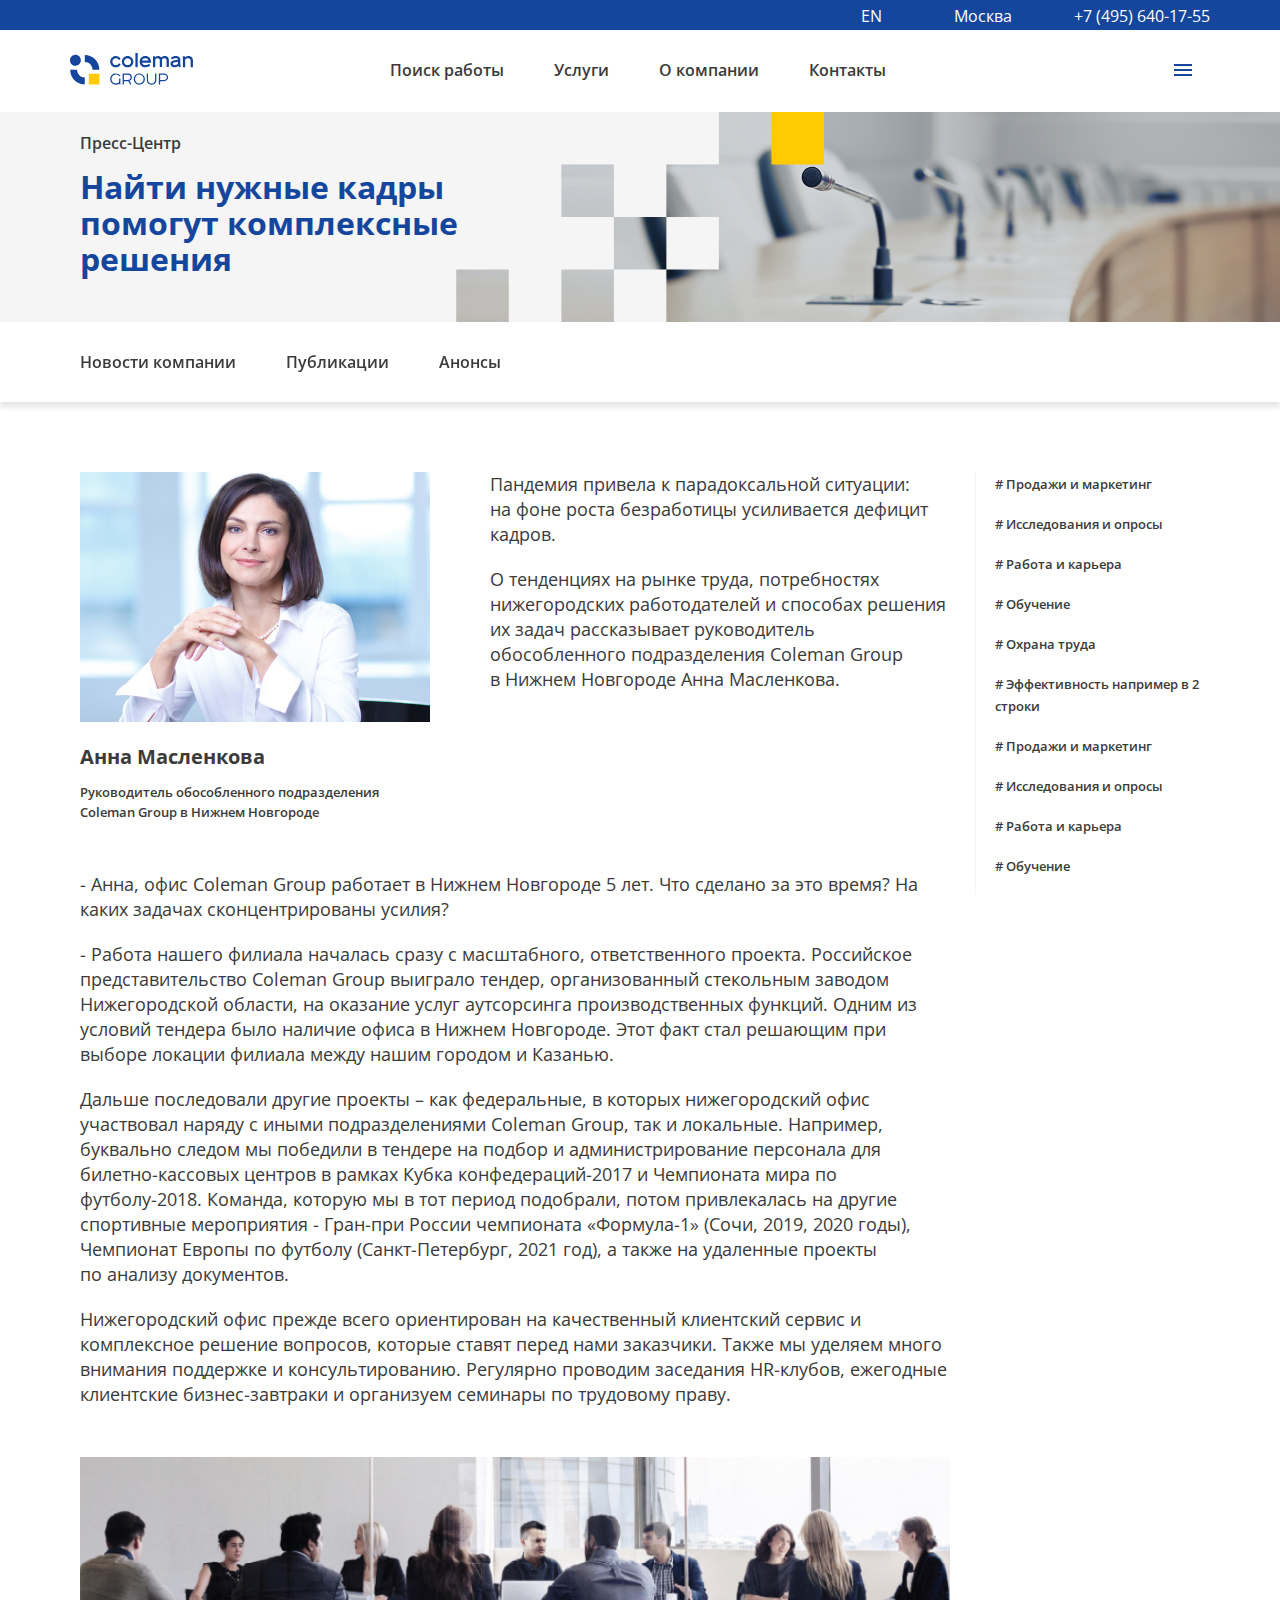
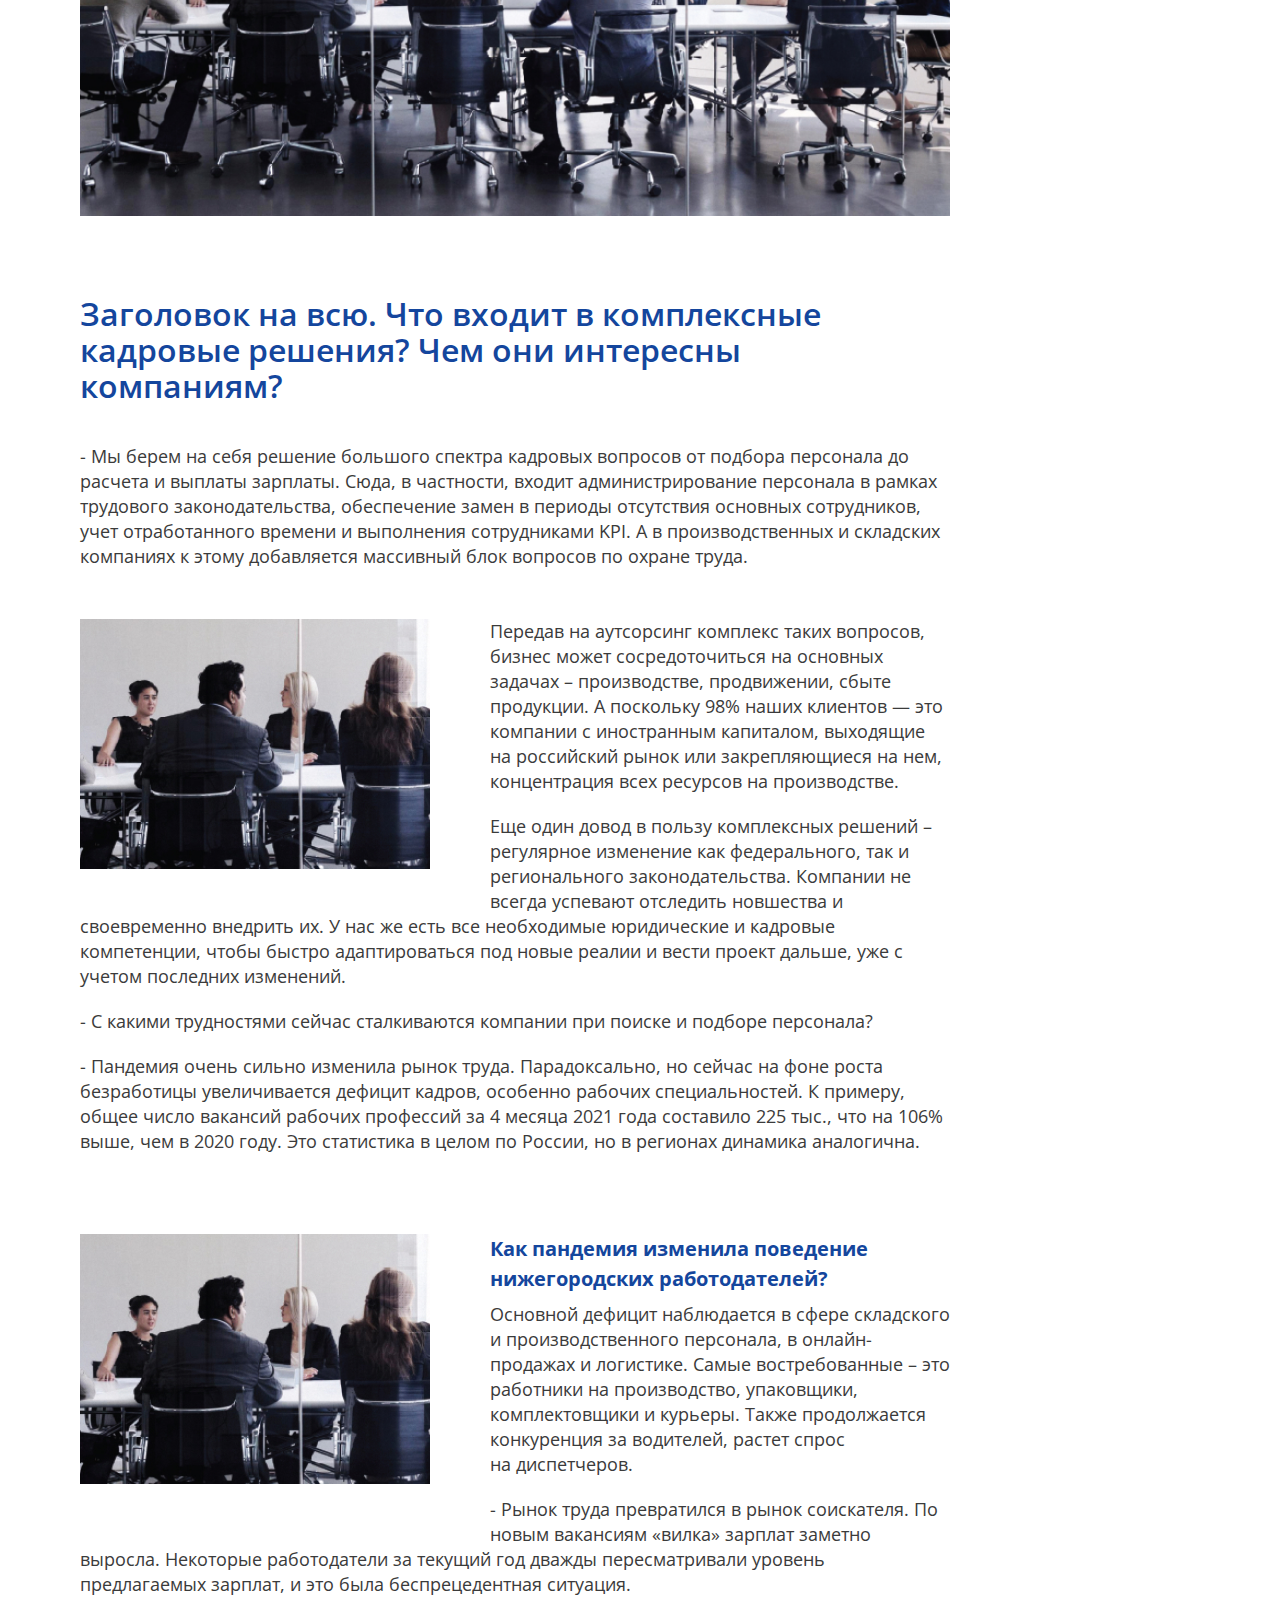
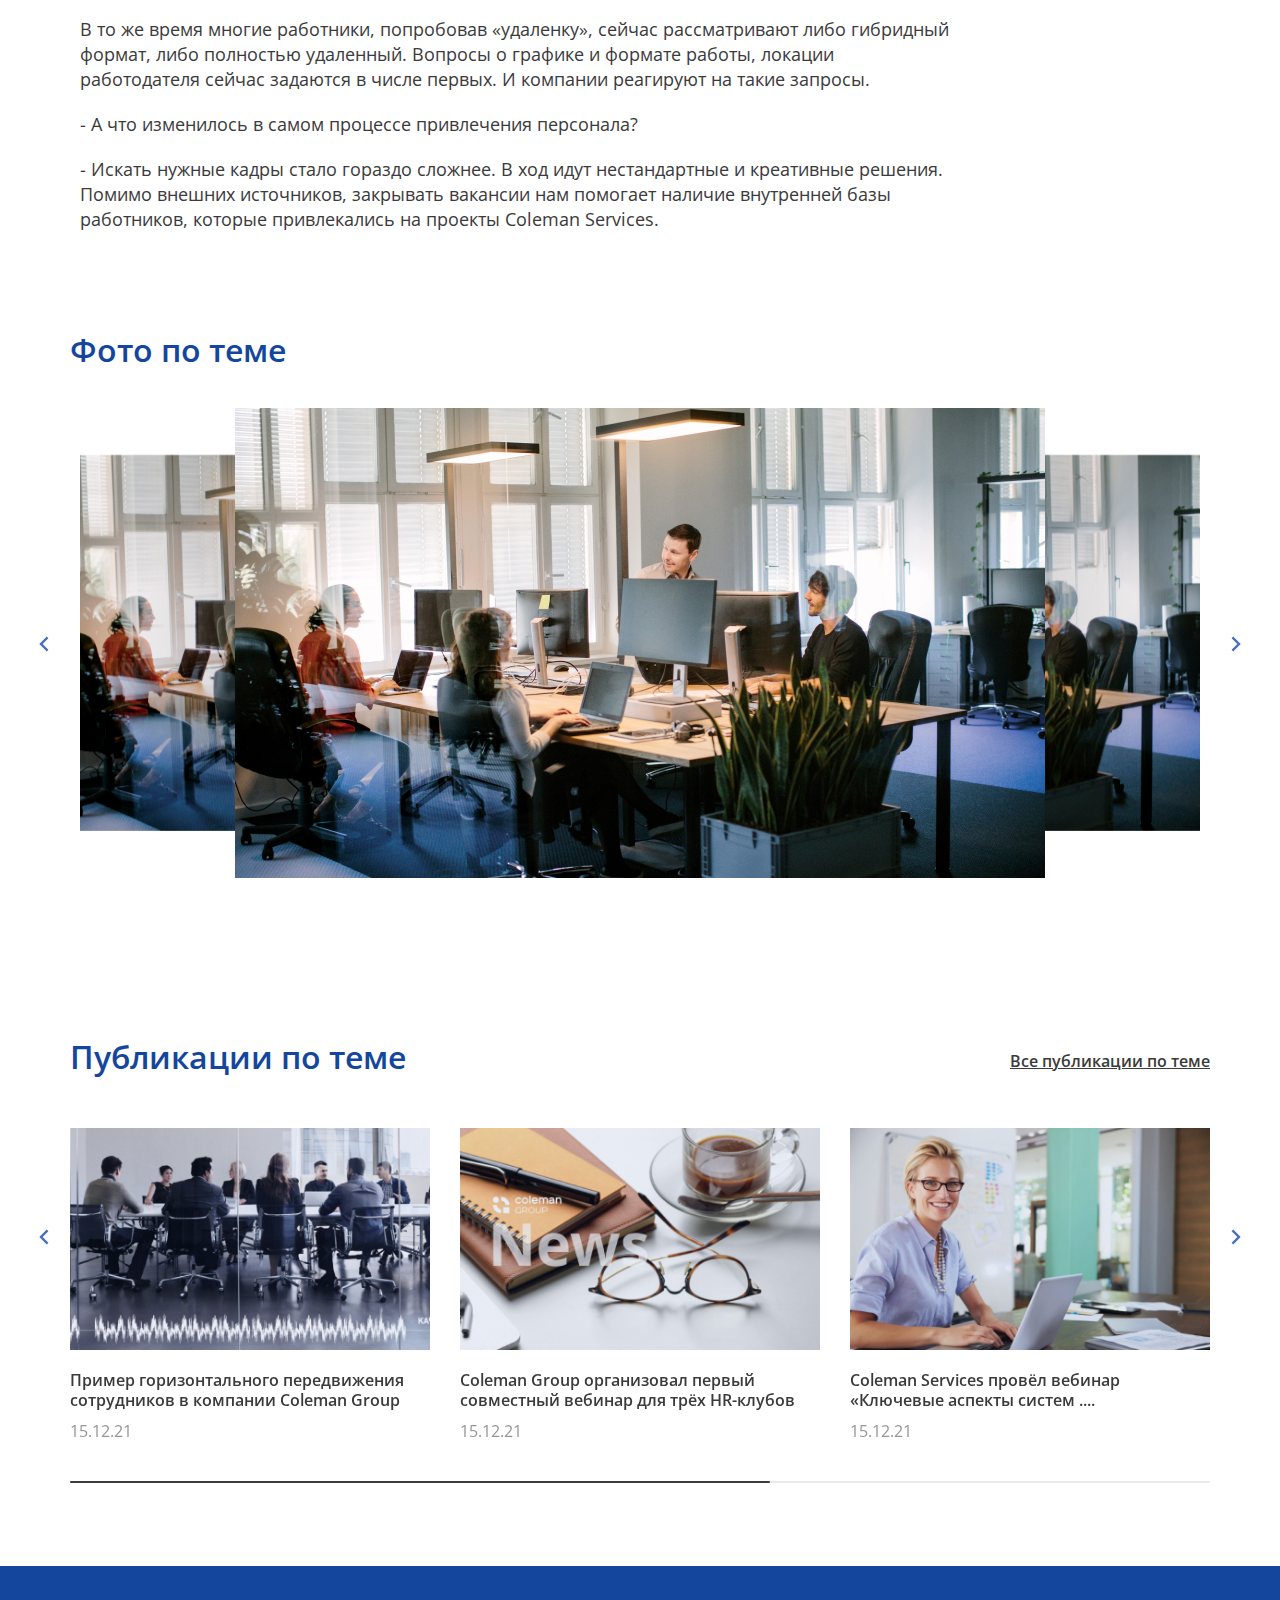
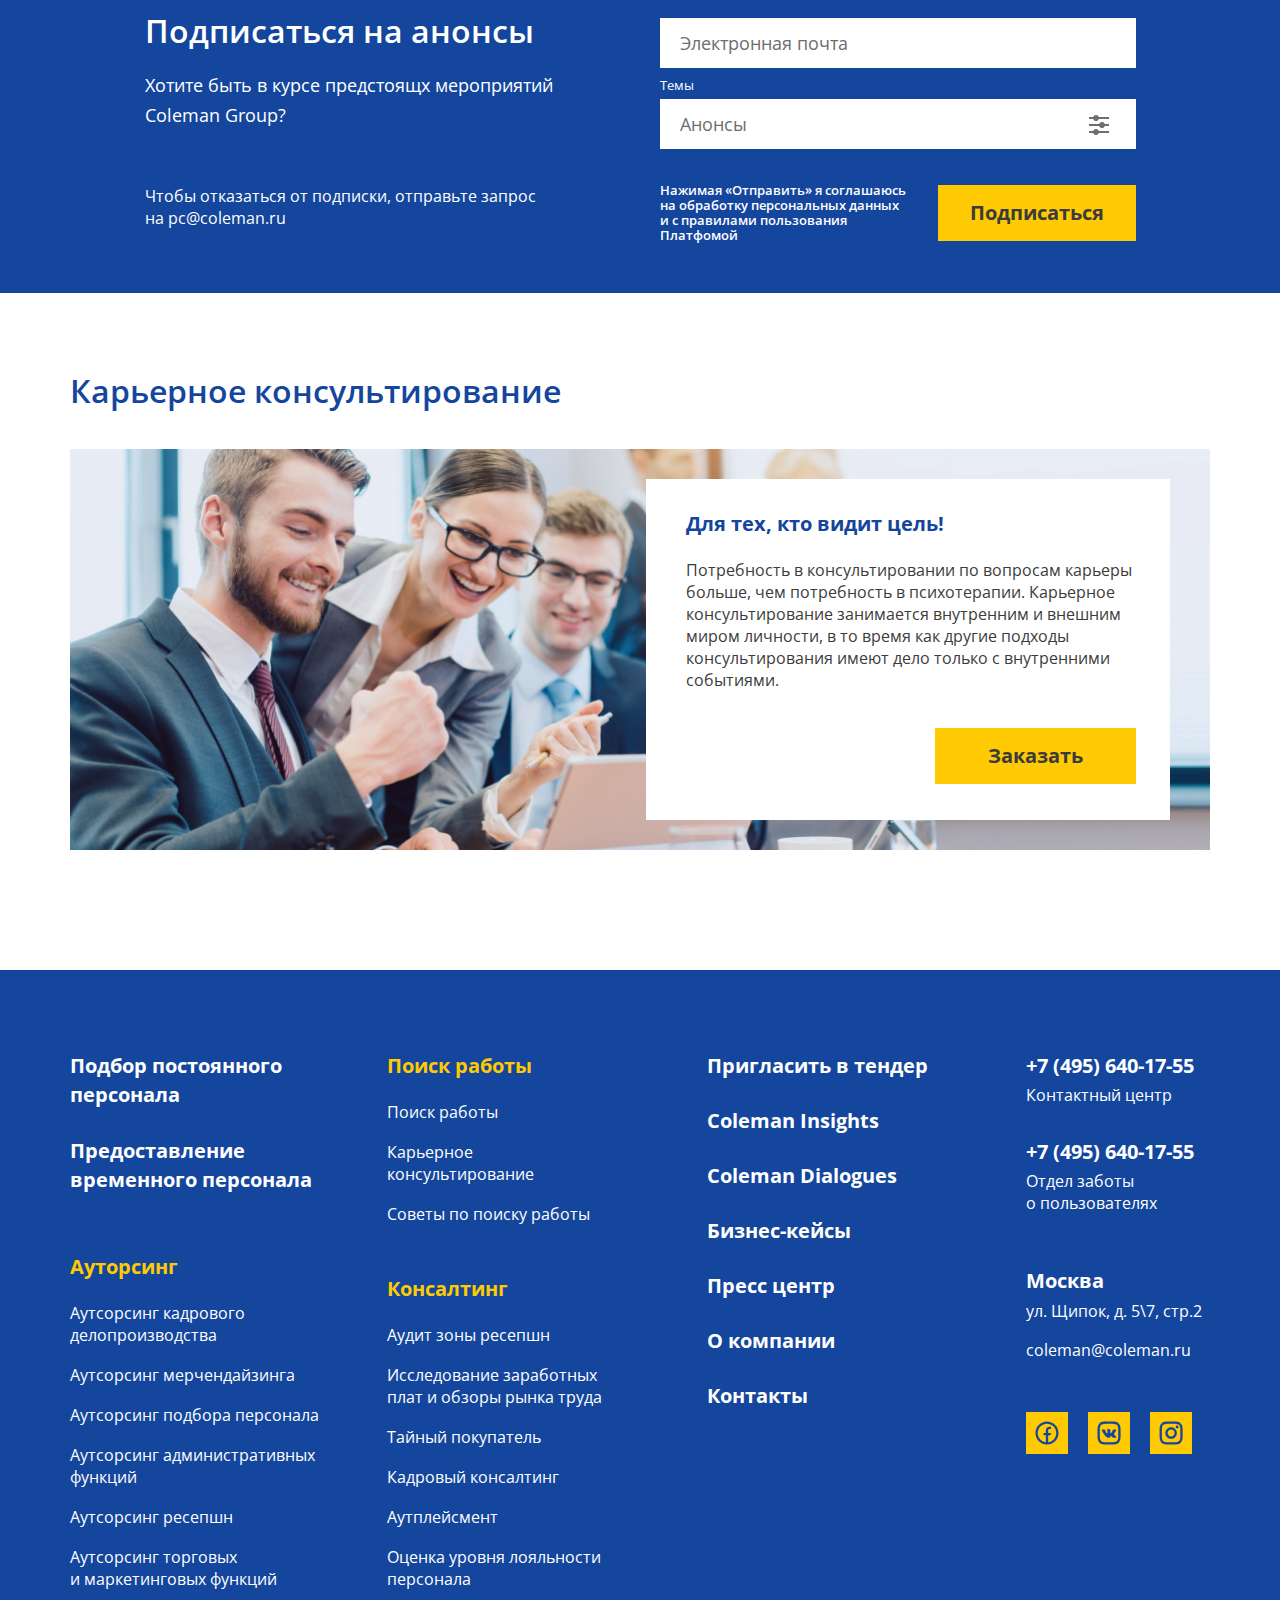
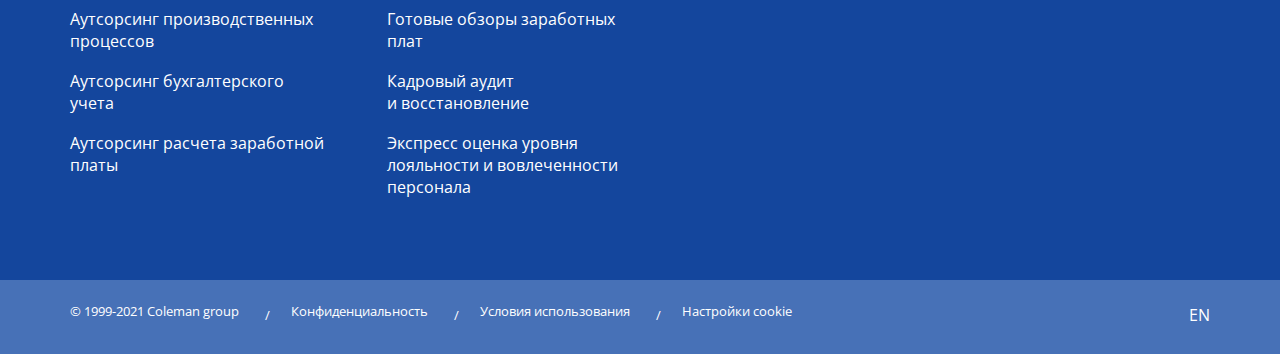
<file: news.html>
<!DOCTYPE html>
<html>
<head>
	<!-- <base href="/"> -->
	<meta charset="utf-8">
	<title>Simple Starter</title>
	<meta name="description" content="Simple Starter Description">
	<meta name="viewport" content="width=device-width, initial-scale=1.0, minimum-scale=1.0, maximum-scale=1.0, user-scalable=no">
	<meta property="og:image" content="images/preview.jpg">

	<link rel="icon" href="images/favicon.png">
	<link rel="preconnect" href="https://fonts.googleapis.com">
	<link rel="preconnect" href="https://fonts.gstatic.com" crossorigin>
	<link href="https://fonts.googleapis.com/css2?family=Open+Sans:wght@400;600;700&display=swap" rel="stylesheet">

	<link rel="stylesheet" href="libs/bootstrap/css/bootstrap-reboot.min.css">
	<link rel="stylesheet" href="libs/bootstrap/css/bootstrap-grid.min.css">
	<link rel="stylesheet" href="libs/swiper/swiper-bundle.min.css">
	<link rel="stylesheet" href="css/main.css">
	<link rel="stylesheet" href="css/media.css">

	<script src="libs/jquery/jquery-3.6.0.min.js" defer></script>
	<script src="libs/swiper/swiper-bundle.min.js" defer></script>
	<script src="libs/notifyjs/notify.min.js" defer></script>
	<script src="libs/jQuery.equalHeights/jquery.equalheights.min.js" defer></script>
	<script src="js/common.js" defer></script>
</head>

<body class="page__news deep-page">
<div class="page-wrap">

	<div class="overlay"></div>
	<nav class="mmenu">
		<div class="mmenu__top">
			<div class="mmenu__close">
				<svg width="14" height="14" viewBox="0 0 14 14" fill="none" xmlns="http://www.w3.org/2000/svg"><path d="M7.00072 5.58599L11.9507 0.635986L13.3647 2.04999L8.41472 6.99999L13.3647 11.95L11.9507 13.364L7.00072 8.41399L2.05072 13.364L0.636719 11.95L5.58672 6.99999L0.636719 2.04999L2.05072 0.635986L7.00072 5.58599Z" fill="#14469D"/></svg>
			</div>
			<div class="logo">
				<a href="/" class="logo__link">
					<svg width="123" height="34" viewBox="0 0 123 34" fill="none" xmlns="http://www.w3.org/2000/svg"><path fill-rule="evenodd" clip-rule="evenodd" d="M14.7914 1.98915C22.8734 1.98915 29.425 8.56613 29.425 16.679H22.5182C22.5182 12.3952 19.0586 8.92251 14.7913 8.92251L14.7914 1.98915ZM14.7916 31.3691C6.70964 31.3691 0.15804 24.7922 0.15804 16.6792H7.06481C7.06481 20.963 10.5244 24.4359 14.7917 24.4359L14.7916 31.3691ZM0.00275521 7.4659C-0.0919555 4.45017 2.26681 1.92834 5.27111 1.83356C8.27527 1.73877 10.7874 4.10633 10.8819 7.1222C10.9763 10.1379 8.61766 12.6598 5.61335 12.7545C2.60933 12.8493 0.0973207 10.4818 0.00275521 7.4659ZM94.1051 20.5039L89.0935 20.5036C88.92 20.5036 88.8334 20.5905 88.8334 20.7647V31.1867C88.8334 31.3606 88.92 31.4475 89.0935 31.4475H89.8937C90.067 31.4475 90.1537 31.3606 90.1537 31.1867V28.1744H94.0945C95.1413 28.1744 96.2324 27.8059 96.9951 27.07C97.7524 26.3659 98.1353 25.3881 98.1353 24.3592C98.1353 23.3132 97.7468 22.3744 96.9951 21.648C96.1843 20.865 95.2279 20.5039 94.1051 20.5039ZM45.8258 3.05C47.8035 3.05 49.5418 4.07891 50.5386 5.63249C50.6294 5.77336 50.5702 5.90139 50.4811 5.97269L49.1049 7.02523C48.9724 7.12585 48.8312 7.04433 48.7728 6.95524C48.1826 5.93741 47.0839 5.25307 45.8258 5.25307C43.9439 5.25307 42.4181 6.78448 42.4181 8.67389C42.4181 10.563 43.9437 12.0947 45.8258 12.0947C47.0752 12.0947 48.1717 11.422 48.7605 10.4131C48.833 10.2889 48.9662 10.1766 49.1547 10.3223L50.5046 11.3548C50.6161 11.4398 50.6383 11.5562 50.5722 11.6622C49.5848 13.2477 47.8259 14.2979 45.8256 14.2979C42.7315 14.2979 40.2233 11.78 40.2233 8.67403C40.2233 5.56804 42.7317 3.05 45.8258 3.05ZM57.6216 5.25321C59.5719 5.25321 61.1529 6.78463 61.1529 8.67403C61.1529 10.5631 59.5719 12.0949 57.6216 12.0949C55.6713 12.0949 54.0901 10.5633 54.0901 8.67403C54.0901 6.78477 55.6713 5.25321 57.6216 5.25321ZM57.6215 3.05C60.784 3.05 63.3477 5.56789 63.3477 8.67389C63.3477 11.7799 60.784 14.2978 57.6215 14.2978C54.4591 14.2978 51.8954 11.7799 51.8954 8.67389C51.8954 5.56789 54.4591 3.05 57.6215 3.05ZM67.4294 0H65.6894C65.5025 0 65.4092 0.0937631 65.4092 0.281289V13.8561C65.4092 14.0021 65.5196 14.1372 65.6691 14.1372H67.4294C67.6162 14.1372 67.7096 14.0435 67.7096 13.8561V0.281289C67.7096 0.0937631 67.6162 0 67.4294 0ZM75.3206 3.05C78.9591 3.05 80.9523 5.56833 80.9523 8.67389V9.42924C80.9523 9.73794 80.7412 9.71928 80.5596 9.71928H78.5685H72.0419C72.4434 11.1482 73.6712 12.0946 75.2426 12.0946C76.5553 12.0946 77.9068 11.9143 78.9651 11.0289C79.0936 10.9213 79.2045 10.8218 79.3551 11.0156L80.2435 12.2232C80.3377 12.3511 80.2903 12.4944 80.1824 12.5847C79.091 13.537 77.6855 14.2978 75.3209 14.2978C72.0198 14.2978 69.6892 11.7799 69.6892 8.67389C69.6892 5.56789 71.6821 3.05 75.3206 3.05ZM78.4831 7.61085C78.142 6.09766 76.956 5.25321 75.2423 5.25321C73.5167 5.25321 72.37 6.10641 72.0171 7.61085H78.4831ZM82.9527 3.4739V13.8358C82.9527 14.0366 83.0262 14.1372 83.1729 14.1372H85.0132C85.1865 14.1372 85.2731 14.0435 85.2731 13.8561V6.64683C85.8464 5.70963 86.64 5.24125 87.6538 5.24125C88.3339 5.24125 88.8538 5.44205 89.214 5.84379C89.574 6.24538 89.754 6.82079 89.754 7.5706V13.8158C89.754 14.0166 89.8542 14.1172 90.0542 14.1172H91.7744C91.9743 14.1172 92.0744 14.0235 92.0744 13.836V7.53036C92.0744 7.18272 92.0867 6.82429 91.9945 6.48642C92.2879 6.0981 92.6278 5.79013 93.0147 5.5625C93.388 5.34829 93.8482 5.24125 94.3949 5.24125C95.0084 5.24125 95.5219 5.43563 95.9352 5.82352C96.3353 6.21169 96.5354 6.79396 96.5354 7.5706V13.8158C96.5354 14.0166 96.6356 14.1172 96.8356 14.1172H98.5558C98.7757 14.1172 98.8758 14.0432 98.8758 13.8158V7.46999C98.8758 6.7069 98.7625 6.03773 98.5359 5.46217C98.3093 4.89989 98.0092 4.43763 97.6356 4.07658C97.2759 3.7285 96.8221 3.46078 96.2755 3.27325C95.7687 3.09914 95.2287 3.01223 94.6552 3.01223C94.0552 3.01223 93.435 3.14595 92.7949 3.41382C92.1681 3.68155 91.6278 4.08314 91.1745 4.61874C90.8811 4.15007 90.461 3.76175 89.9142 3.45421C89.3808 3.15966 88.7804 3.01238 88.1138 3.01238C86.9404 3.01238 86.0136 3.41397 85.3334 4.2173H85.2134L85.0133 3.43424C84.9733 3.25998 84.8798 3.17293 84.7331 3.17293H83.2927C82.9582 3.17293 82.9527 3.33741 82.9527 3.4739ZM104.437 9.35764L105.832 9.12681L107.957 8.77538V10.6028C107.611 11.0715 107.171 11.4459 106.637 11.7275C106.091 12.0085 105.437 12.1492 104.677 12.1492C104.05 12.1492 103.59 12.0288 103.297 11.7876C102.717 11.3112 102.719 10.4195 103.237 9.9001C103.49 9.64579 103.89 9.46511 104.437 9.35764ZM108.258 12.8719L108.277 12.852H108.378L108.878 14.1171C108.944 14.2911 109.058 14.3446 109.218 14.2777L110.638 13.8158C110.839 13.7867 110.87 13.5828 110.818 13.4142L110.558 12.5707C110.454 12.207 110.391 11.8403 110.338 11.4664C110.298 11.0913 110.278 10.7033 110.278 10.3014V6.80752C110.278 6.12479 110.158 5.54252 109.918 5.06044C109.691 4.59177 109.357 4.20344 108.917 3.89591C108.491 3.60135 108.01 3.38014 107.477 3.23315C106.957 3.09929 106.397 3.03235 105.797 3.03235C104.823 3.03235 103.957 3.16636 103.196 3.43409C102.45 3.70167 101.749 4.08314 101.096 4.57879C100.971 4.7039 100.915 4.89449 101.036 5.04046L101.816 6.14476C101.932 6.28942 102.168 6.30473 102.316 6.20513C102.78 5.90984 103.398 5.61849 103.917 5.46232C104.864 5.16091 106.38 5.09062 107.297 5.52269C107.671 5.6984 107.881 5.97663 107.927 6.35737C107.943 6.49051 107.937 6.63312 107.937 6.76757L104.417 7.22967C103.203 7.39022 102.243 7.78525 101.536 8.41433C100.843 9.03013 100.496 9.85344 100.496 10.8841C100.496 11.393 100.596 11.8551 100.796 12.2698C100.996 12.6983 101.262 13.0599 101.596 13.3545C101.956 13.6757 102.363 13.9099 102.816 14.0572C103.296 14.2177 103.823 14.2982 104.397 14.2982C105.196 14.2982 105.917 14.1778 106.557 13.9367C107.17 13.7091 107.738 13.354 108.258 12.8719ZM112.858 3.47375V13.8559C112.858 14.0433 112.952 14.1371 113.139 14.1371H114.899C115.086 14.1371 115.179 14.0433 115.179 13.8559V6.64668C115.539 6.19157 115.986 5.8435 116.519 5.60245C117.053 5.36141 117.599 5.24096 118.159 5.24096C118.92 5.24096 119.527 5.45517 119.98 5.88345C120.42 6.31202 120.64 6.98805 120.64 7.91168V13.8559C120.64 14.0433 120.727 14.1371 120.9 14.1371H122.66C122.86 14.1371 122.961 14.0433 122.961 13.8559V7.89185C122.961 7.08837 122.847 6.37881 122.62 5.76315C122.196 4.59118 121.379 3.75694 120.2 3.35345C119.613 3.15266 118.973 3.05233 118.279 3.05233C117.117 3.05233 116.04 3.44911 115.179 4.23713H115.059L114.879 3.43395C114.839 3.27325 114.732 3.1929 114.559 3.1929H113.139C112.952 3.1929 112.858 3.28652 112.858 3.47375ZM94.0945 26.9694H90.1537V21.7083H94.0945C94.9748 21.7083 95.6483 21.9626 96.115 22.4714C96.5817 22.9801 96.815 23.6025 96.815 24.3386C96.815 25.0886 96.5817 25.7179 96.115 26.2262C95.6615 26.7216 94.988 26.9694 94.0945 26.9694ZM76.811 20.7445V26.7085C76.811 27.4313 76.9199 28.0868 77.1311 28.6763C77.5571 29.8667 78.4244 30.7874 79.5914 31.2667C80.1651 31.5077 80.825 31.6282 81.5721 31.6282C82.3057 31.6282 82.9721 31.5077 83.5725 31.2667C84.7702 30.7746 85.5973 29.8872 86.0528 28.6763C86.2664 28.0872 86.3728 27.438 86.3728 26.7285V20.7843C86.3728 20.6104 86.2864 20.5235 86.113 20.5235H85.3329C85.1461 20.5235 85.0527 20.6104 85.0527 20.7843V26.6884C85.0527 27.2372 84.9728 27.7393 84.8126 28.1943C84.4846 29.1069 83.9351 29.7624 83.0323 30.1423C82.5788 30.3298 82.0786 30.4236 81.532 30.4236C80.9985 30.4236 80.505 30.3298 80.0519 30.1423C79.1613 29.7793 78.5784 29.053 78.2713 28.1543C78.1114 27.6989 78.0312 27.197 78.0312 26.6481V20.7445C78.0312 20.5703 77.9446 20.4831 77.7712 20.4831H77.0714C76.898 20.4831 76.811 20.5703 76.811 20.7445ZM57.8475 26.9694H53.9065V21.7083H57.8475C58.7276 21.7083 59.4077 21.9626 59.888 22.4714C60.3679 22.9801 60.608 23.6025 60.608 24.3386C60.608 25.1021 60.3679 25.731 59.888 26.2262C59.4077 26.7216 58.7275 26.9694 57.8475 26.9694ZM57.8475 20.5035H57.8876H52.8864C52.7131 20.5035 52.6265 20.5904 52.6265 20.7645V31.1865C52.6265 31.3605 52.7131 31.4474 52.8864 31.4474H53.6867C53.86 31.4474 53.9466 31.3605 53.9466 31.1865V28.1743H57.8876H58.1277C58.2343 28.1743 58.3142 28.1674 58.3675 28.1543L59.968 31.2066C60.0614 31.3673 60.1816 31.4475 60.3283 31.4475H61.2885C61.4453 31.4475 61.5194 31.309 61.4482 31.1665L59.5882 27.8331C60.2816 27.5385 60.8416 27.0762 61.2683 26.4473C61.6818 25.8315 61.8884 25.1221 61.8884 24.3188C61.8884 23.7832 61.7886 23.2811 61.5886 22.8126C61.3884 22.3575 61.1083 21.9557 60.7482 21.6077C60.4015 21.2731 59.975 21.0056 59.4682 20.8043C58.9612 20.6035 58.421 20.5035 57.8475 20.5035ZM50.1458 25.544H49.3857C49.1989 25.544 49.1058 25.6309 49.1058 25.805V28.9174C48.6788 29.3859 48.1986 29.7474 47.6654 30.0019C47.1052 30.2696 46.4919 30.4033 45.8247 30.4033C45.2113 30.4033 44.638 30.2897 44.1045 30.0621C43.5578 29.8346 43.1043 29.5265 42.744 29.1382C42.3576 28.7367 42.0574 28.2682 41.844 27.7327C41.6306 27.2107 41.524 26.6284 41.524 25.9858C41.524 25.343 41.6306 24.7607 41.844 24.2386C42.0574 23.7031 42.3575 23.2347 42.744 22.8331C43.1176 22.4312 43.5642 22.1234 44.0845 21.9092C44.6181 21.6817 45.1913 21.568 45.8047 21.568C46.5383 21.568 47.1985 21.7153 47.7853 22.0098C48.3721 22.3044 48.8786 22.7258 49.3055 23.2748C49.4255 23.4221 49.552 23.4354 49.6855 23.3149L50.2456 22.8331C50.3738 22.7363 50.4096 22.6223 50.3058 22.4915C49.1854 21.099 47.6919 20.403 45.8246 20.403C45.0245 20.403 44.2844 20.5434 43.6041 20.8247C42.924 21.1057 42.3308 21.5008 41.8238 22.0097C41.317 22.518 40.9235 23.114 40.6435 23.7969C40.3636 24.4797 40.2234 25.236 40.2234 26.0658C40.2234 26.869 40.3638 27.612 40.6435 28.2949C40.9235 28.9778 41.317 29.5734 41.8238 30.0821C42.3308 30.5908 42.924 30.9859 43.6041 31.2669C44.2844 31.5481 45.0245 31.6886 45.8246 31.6886C46.4649 31.6886 47.065 31.5879 47.625 31.3874C48.1983 31.1866 48.7186 30.8587 49.1852 30.4033L49.3254 31.2669C49.3475 31.421 49.4701 31.5279 49.6254 31.5279H50.1454C50.3189 31.5279 50.4054 31.441 50.4054 31.2669V25.805C50.4054 25.6309 50.3193 25.544 50.1458 25.544ZM69.3095 21.5487C71.6905 21.5487 73.6206 23.5666 73.6206 26.0556C73.6206 28.545 71.6905 30.5628 69.3095 30.5628C66.9287 30.5628 64.9986 28.545 64.9986 26.0556C64.9986 23.5665 66.9287 21.5487 69.3095 21.5487ZM69.3095 20.4434C66.2218 20.4434 63.7185 22.9562 63.7185 26.0558C63.7185 29.1555 66.2218 31.6683 69.3095 31.6683C72.3974 31.6683 74.9005 29.1555 74.9005 26.0558C74.9005 22.9562 72.3974 20.4434 69.3095 20.4434Z" fill="#14469D"/><path fill-rule="evenodd" clip-rule="evenodd" d="M18.7871 20.6904H29.5031V31.4477H18.7871V20.6904Z" fill="#FFCA01"/></svg>
				</a>
			</div>
		</div>
		<div class="mmenu__content">

			<nav class="menu__services mmenu-dd mmenu__content-menu" data-mmenu="services">
				<div class="mmenu__content_top">
					<a href="#" class="mmenu__content_arrow" data-ddmenu="main">
						<svg width="24" height="24" viewBox="0 0 24 24" fill="none" xmlns="http://www.w3.org/2000/svg"><path d="M4.29289 11.2929C3.90237 11.6834 3.90237 12.3166 4.29289 12.7071L10.6569 19.0711C11.0474 19.4616 11.6805 19.4616 12.0711 19.0711C12.4616 18.6805 12.4616 18.0474 12.0711 17.6569L6.41421 12L12.0711 6.34315C12.4616 5.95262 12.4616 5.31946 12.0711 4.92893C11.6805 4.53841 11.0474 4.53841 10.6569 4.92893L4.29289 11.2929ZM20 11L5 11V13L20 13V11Z" fill="#6E6E6E"/></svg>
					</a>
					<span class="mmenu__content_title">Услуги</span>
				</div>
				<ul class="mmenu__list-small mmenu-ul-offset">
					<li class="mmenu__list-small-item"><a class="mmenu__list-small-link" href="#">Временный персонал</a></li>
					<li class="mmenu__list-small-item"><a class="mmenu__list-small-link" href="#">Постоянный персонал</a></li>
					<li class="mmenu__list-small-item"><a class="mmenu__list-small-link" href="#" data-ddmenu="autsource">Ауторсинг бизнес процессов</a></li>
					<li class="mmenu__list-small-item"><a class="mmenu__list-small-link" href="#" data-ddmenu="consulting">Консалтинг</a></li>
					<li class="mmenu__list-small-item"><a class="mmenu__list-small-link" href="#">Карьерное консультирование</a></li>
				</ul>
				<ul class="mmenu__list-dop mmenu-ul-offset">
					<li class="mmenu__list-dop-item"><a class="mmenu__list-dop-link" href="#">Заказать услугу</a></li>
					<li class="mmenu__list-dop-item"><a class="mmenu__list-dop-link" href="#">Пригласить в тендер</a></li>
				</ul>
			</nav>
			<nav class="menu__services mmenu-dd mmenu__content-menu" data-mmenu="autsource">
				<div class="mmenu__content_top">
					<a href="#" class="mmenu__content_arrow" data-ddmenu="services">
						<svg width="24" height="24" viewBox="0 0 24 24" fill="none" xmlns="http://www.w3.org/2000/svg"><path d="M4.29289 11.2929C3.90237 11.6834 3.90237 12.3166 4.29289 12.7071L10.6569 19.0711C11.0474 19.4616 11.6805 19.4616 12.0711 19.0711C12.4616 18.6805 12.4616 18.0474 12.0711 17.6569L6.41421 12L12.0711 6.34315C12.4616 5.95262 12.4616 5.31946 12.0711 4.92893C11.6805 4.53841 11.0474 4.53841 10.6569 4.92893L4.29289 11.2929ZM20 11L5 11V13L20 13V11Z" fill="#6E6E6E"/></svg>
					</a>
					<span class="mmenu__content_title">Ауторсинг бизнес процессов</span>
				</div>
				<ul class="mmenu__list-small mmenu-ul-offset">
					<li class="mmenu__list-small-item"><a class="mmenu__list-small-link" href="#">Аутсорсинг кадрового делопроизводства</a></li>
					<li class="mmenu__list-small-item"><a class="mmenu__list-small-link" href="#">Аутсорсинг мерчендайзинга</a></li>
					<li class="mmenu__list-small-item"><a class="mmenu__list-small-link" href="#">Аутсорсинг подбора персонала</a></li>
					<li class="mmenu__list-small-item"><a class="mmenu__list-small-link" href="#">Аутсорсинг административных функций</a></li>
					<li class="mmenu__list-small-item"><a class="mmenu__list-small-link" href="#">Аутсорсинг ресепшн</a></li>
					<li class="mmenu__list-small-item"><a class="mmenu__list-small-link" href="#">Аутсорсинг торговых и маркетинговых функций</a></li>
					<li class="mmenu__list-small-item"><a class="mmenu__list-small-link" href="#">Аутсорсинг производственных процессов</a></li>
					<li class="mmenu__list-small-item"><a class="mmenu__list-small-link" href="#">Аутсорсинг бухгалтерского учета</a></li>
					<li class="mmenu__list-small-item"><a class="mmenu__list-small-link" href="#">Аутсорсинг расчета заработной платы</a></li>
				</ul>
				<ul class="mmenu__list-dop mmenu-ul-offset">
					<li class="mmenu__list-dop-item"><a class="mmenu__list-dop-link" href="#">Заказать услугу</a></li>
					<li class="mmenu__list-dop-item"><a class="mmenu__list-dop-link" href="#">Пригласить в тендер</a></li>
				</ul>
			</nav>
			<nav class="menu__services mmenu-dd mmenu__content-menu" data-mmenu="consulting">
				<div class="mmenu__content_top">
					<a href="#" class="mmenu__content_arrow" data-ddmenu="services">
						<svg width="24" height="24" viewBox="0 0 24 24" fill="none" xmlns="http://www.w3.org/2000/svg"><path d="M4.29289 11.2929C3.90237 11.6834 3.90237 12.3166 4.29289 12.7071L10.6569 19.0711C11.0474 19.4616 11.6805 19.4616 12.0711 19.0711C12.4616 18.6805 12.4616 18.0474 12.0711 17.6569L6.41421 12L12.0711 6.34315C12.4616 5.95262 12.4616 5.31946 12.0711 4.92893C11.6805 4.53841 11.0474 4.53841 10.6569 4.92893L4.29289 11.2929ZM20 11L5 11V13L20 13V11Z" fill="#6E6E6E"/></svg>
					</a>
					<span class="mmenu__content_title">Консалтинг</span>
				</div>
				<ul class="mmenu__list-small mmenu-ul-offset">
					<li class="mmenu__list-small-item"><a class="mmenu__list-small-link" href="#">Аудит зоны ресепшн</a></li>
					<li class="mmenu__list-small-item"><a class="mmenu__list-small-link" href="#">Исследование заработных плат и обзоры рынка труда</a></li>
					<li class="mmenu__list-small-item"><a class="mmenu__list-small-link" href="#">Тайный покупатель</a></li>
					<li class="mmenu__list-small-item"><a class="mmenu__list-small-link" href="#">Кадровый консалтинг</a></li>
					<li class="mmenu__list-small-item"><a class="mmenu__list-small-link" href="#">Аутплейсмент</a></li>
					<li class="mmenu__list-small-item"><a class="mmenu__list-small-link" href="#">Оценка уровня лояльности персонала</a></li>
					<li class="mmenu__list-small-item"><a class="mmenu__list-small-link" href="#">Готовые обзоры заработных плат</a></li>
					<li class="mmenu__list-small-item"><a class="mmenu__list-small-link" href="#">Кадровый аудит и восстановление</a></li>
					<li class="mmenu__list-small-item"><a class="mmenu__list-small-link" href="#">Экспресс-оценка уровня лояльности и вовлеченности персонала</a></li>
				</ul>
				<ul class="mmenu__list-dop mmenu-ul-offset">
					<li class="mmenu__list-dop-item"><a class="mmenu__list-dop-link" href="#">Заказать услугу</a></li>
					<li class="mmenu__list-dop-item"><a class="mmenu__list-dop-link" href="#">Пригласить в тендер</a></li>
				</ul>
			</nav>
			<nav class="menu__services mmenu-dd mmenu__content-menu" data-mmenu="projects">
				<div class="mmenu__content_top">
					<a href="#" class="mmenu__content_arrow" data-ddmenu="main">
						<svg width="24" height="24" viewBox="0 0 24 24" fill="none" xmlns="http://www.w3.org/2000/svg"><path d="M4.29289 11.2929C3.90237 11.6834 3.90237 12.3166 4.29289 12.7071L10.6569 19.0711C11.0474 19.4616 11.6805 19.4616 12.0711 19.0711C12.4616 18.6805 12.4616 18.0474 12.0711 17.6569L6.41421 12L12.0711 6.34315C12.4616 5.95262 12.4616 5.31946 12.0711 4.92893C11.6805 4.53841 11.0474 4.53841 10.6569 4.92893L4.29289 11.2929ZM20 11L5 11V13L20 13V11Z" fill="#6E6E6E"/></svg>
					</a>
					<span class="mmenu__content_title">Проекты</span>
				</div>
				<ul class="mmenu__list-small mmenu-ul-offset">
					<li class="mmenu__list-small-item"><a class="mmenu__list-small-link" href="#">Coleman dialogues</a></li>
					<li class="mmenu__list-small-item"><a class="mmenu__list-small-link" href="#">Coleman insights</a></li>
					<li class="mmenu__list-small-item"><a class="mmenu__list-small-link" href="#">Бизнес завтраки</a></li>
					<li class="mmenu__list-small-item"><a class="mmenu__list-small-link" href="#">Coleman hospitality</a></li>
					<li class="mmenu__list-small-item"><a class="mmenu__list-small-link" href="#">Avancebox</a></li>
					<li class="mmenu__list-small-item"><a class="mmenu__list-small-link" href="#">Coleman HR Analytical service</a></li>
				</ul>
			</nav>

			<nav class="menu__main mmenu__content-menu" data-mmenu="main">
				<ul class="mmenu__list-main">
					<li class="mmenu__list-main-item"><a class="mmenu__list-main-link" href="#" data-ddmenu="services">Услуги</a></li>
					<li class="mmenu__list-main-item"><a class="mmenu__list-main-link" href="#" data-ddmenu="projects">Проекты</a></li>
					<li class="mmenu__list-main-item"><a class="mmenu__list-main-link" href="#">Поиск работы</a></li>
				</ul>
				<ul class="mmenu__list-small">
					<li class="mmenu__list-small-item"><a class="mmenu__list-small-link" href="#">Бизнес-кейсы</a></li>
					<li class="mmenu__list-small-item"><a class="mmenu__list-small-link" href="#">Пресс-центр</a></li>
					<li class="mmenu__list-small-item"><a class="mmenu__list-small-link" href="#">О компании</a></li>
					<li class="mmenu__list-small-item"><a class="mmenu__list-small-link" href="#">Контакты</a></li>
				</ul>
				<ul class="mmenu__list-dop">
					<li class="mmenu__list-dop-item"><a class="mmenu__list-dop-link" href="#">Заказать услугу</a></li>
					<li class="mmenu__list-dop-item"><a class="mmenu__list-dop-link" href="#">Пригласить в тендер</a></li>
				</ul>
			</nav>

		</div>
	</nav>

	<div class="mm-slide lang" data-side="lang">
		<div class="mm-slide__top">
			<span class="mm-slide__title">Выберите язык</span>
			<div class="mm-slide__close">
				<svg width="14" height="14" viewBox="0 0 14 14" fill="none" xmlns="http://www.w3.org/2000/svg"><path d="M7.00072 5.58599L11.9507 0.635986L13.3647 2.04999L8.41472 6.99999L13.3647 11.95L11.9507 13.364L7.00072 8.41399L2.05072 13.364L0.636719 11.95L5.58672 6.99999L0.636719 2.04999L2.05072 0.635986L7.00072 5.58599Z" fill="#14469D"/></svg>
			</div>
		</div>
		<div class="mm-slide__content">
			<div class="mm-slide__list">
				<label class="mm-slide__item">
					<div class="mm-slide__item_title">Русский</div>
					<div class="mm-checkbox">
						<input type="radio" name="lang" value="ru" checked>
						<span class="mm-checkbox__checkbox"></span>
					</div>
				</label>
				<label class="mm-slide__item">
					<div class="mm-slide__item_title">Английский</div>
					<div class="mm-checkbox">
						<input type="radio" name="lang" value="en">
						<span class="mm-checkbox__checkbox"></span>
					</div>
				</label>
			</div>
		</div>
		<div class="mm-slide__bottom">
			<div class="mm-slide__btn btn">Применить</div>
		</div>
	</div>
	<div class="mm-slide city" data-side="city">
		<div class="mm-slide__top">
			<span class="mm-slide__title">Выберите регион</span>
			<div class="mm-slide__close">
				<svg width="14" height="14" viewBox="0 0 14 14" fill="none" xmlns="http://www.w3.org/2000/svg"><path d="M7.00072 5.58599L11.9507 0.635986L13.3647 2.04999L8.41472 6.99999L13.3647 11.95L11.9507 13.364L7.00072 8.41399L2.05072 13.364L0.636719 11.95L5.58672 6.99999L0.636719 2.04999L2.05072 0.635986L7.00072 5.58599Z" fill="#14469D"/></svg>
			</div>
		</div>
		<div class="mm-slide__content">
			<div class="mm-slide__list">
				<label class="mm-slide__item">
					<div class="mm-slide__item_title">Москва</div>
					<div class="mm-checkbox">
						<input type="radio" name="city" value="mos" checked>
						<span class="mm-checkbox__checkbox"></span>
					</div>
				</label>
				<label class="mm-slide__item">
					<div class="mm-slide__item_title">Санкт Питербург</div>
					<div class="mm-checkbox">
						<input type="radio" name="city" value="piter">
						<span class="mm-checkbox__checkbox"></span>
					</div>
				</label>
				<label class="mm-slide__item">
					<div class="mm-slide__item_title">Нижний новгород</div>
					<div class="mm-checkbox">
						<input type="radio" name="city" value="novgorod">
						<span class="mm-checkbox__checkbox"></span>
					</div>
				</label>
			</div>
		</div>
		<div class="mm-slide__bottom">
			<div class="mm-slide__btn btn">Применить</div>
		</div>
	</div>

	<div class="mm-slide filter" data-side="filter">
		<div class="mm-slide__top">
			<span class="mm-slide__title">Фильтр</span>
			<div class="mm-slide__close">
				<svg width="14" height="14" viewBox="0 0 14 14" fill="none" xmlns="http://www.w3.org/2000/svg"><path d="M7.00072 5.58599L11.9507 0.635986L13.3647 2.04999L8.41472 6.99999L13.3647 11.95L11.9507 13.364L7.00072 8.41399L2.05072 13.364L0.636719 11.95L5.58672 6.99999L0.636719 2.04999L2.05072 0.635986L7.00072 5.58599Z" fill="#14469D"/></svg>
			</div>
		</div>
		<div class="mm-slide__content">
			<div class="mm-slide__list">
				<div class="mm-slide-tab">

					<div class="mm-slide-tab__item">
						<div class="mm-slide-tab__top">
							<span class="mm-slide-tab__top-title">Профессия / должность</span>
							<span class="mm-slide-tab__top-icon">
								<svg width="24" height="24" viewBox="0 0 24 24" fill="none" xmlns="http://www.w3.org/2000/svg"><g clip-path="url(#clip0_1258_10167)"><path d="M12.1293 13.2378L17.9043 7.46277L19.5539 9.11244L12.1293 16.5371L4.70459 9.11244L6.35426 7.46278L12.1293 13.2378Z" fill="#6E6E6E"/></g><defs><clipPath id="clip0_1258_10167"><rect width="24" height="24" fill="white" transform="translate(24 24) rotate(-180)"/></clipPath></defs></svg>
							</span>
						</div>
						<div class="mm-slide-tab__content">
							<label class="mm-slide-tab__checkbox">
								<span class="mm-slide-tab__checkbox-text">Все (333)</span>
								<input type="checkbox" name="filter" value="all">
								<span class="mm-slide-tab__checkbox-checkbox"></span>
							</label>
							<label class="mm-slide-tab__checkbox">
								<span class="mm-slide-tab__checkbox-text">Автомобильный бизнес (15)</span>
								<input type="checkbox" name="filter" value="auto-bussines">
								<span class="mm-slide-tab__checkbox-checkbox"></span>
							</label>
							<label class="mm-slide-tab__checkbox">
								<span class="mm-slide-tab__checkbox-text">Государственные организации (15)</span>
								<input type="checkbox" name="filter" value="gos-organizacii">
								<span class="mm-slide-tab__checkbox-checkbox"></span>
							</label>
							<label class="mm-slide-tab__checkbox">
								<span class="mm-slide-tab__checkbox-text">Добывающая отрасль (115)</span>
								<input type="checkbox" name="filter" value="dobivayshaya-otrasl">
								<span class="mm-slide-tab__checkbox-checkbox"></span>
							</label>
							<label class="mm-slide-tab__checkbox">
								<span class="mm-slide-tab__checkbox-text">Информационные технологии, системная интеграция, интернет (135)</span>
								<input type="checkbox" name="filter" value="info-tehnology-sistem-inegracii">
								<span class="mm-slide-tab__checkbox-checkbox"></span>
							</label>
							<a href="#" class="mm-slide-tab__more">ещё 5</a>
						</div>
					</div>
					<div class="mm-slide-tab__item">
						<div class="mm-slide-tab__top">
							<span class="mm-slide-tab__top-title">Тип занятости</span>
							<span class="mm-slide-tab__top-icon">
								<svg width="24" height="24" viewBox="0 0 24 24" fill="none" xmlns="http://www.w3.org/2000/svg"><g clip-path="url(#clip0_1258_10167)"><path d="M12.1293 13.2378L17.9043 7.46277L19.5539 9.11244L12.1293 16.5371L4.70459 9.11244L6.35426 7.46278L12.1293 13.2378Z" fill="#6E6E6E"/></g><defs><clipPath id="clip0_1258_10167"><rect width="24" height="24" fill="white" transform="translate(24 24) rotate(-180)"/></clipPath></defs></svg>
							</span>
						</div>
						<div class="mm-slide-tab__content">
							<label class="mm-slide-tab__checkbox">
								<span class="mm-slide-tab__checkbox-text">Все (333)</span>
								<input type="checkbox" name="filter" value="all">
								<span class="mm-slide-tab__checkbox-checkbox"></span>
							</label>
							<label class="mm-slide-tab__checkbox">
								<span class="mm-slide-tab__checkbox-text">Автомобильный бизнес (15)</span>
								<input type="checkbox" name="filter" value="auto-bussines">
								<span class="mm-slide-tab__checkbox-checkbox"></span>
							</label>
							<label class="mm-slide-tab__checkbox">
								<span class="mm-slide-tab__checkbox-text">Государственные организации (15)</span>
								<input type="checkbox" name="filter" value="gos-organizacii">
								<span class="mm-slide-tab__checkbox-checkbox"></span>
							</label>
							<label class="mm-slide-tab__checkbox">
								<span class="mm-slide-tab__checkbox-text">Добывающая отрасль (115)</span>
								<input type="checkbox" name="filter" value="dobivayshaya-otrasl">
								<span class="mm-slide-tab__checkbox-checkbox"></span>
							</label>
							<label class="mm-slide-tab__checkbox">
								<span class="mm-slide-tab__checkbox-text">Информационные технологии, системная интеграция, интернет (135)</span>
								<input type="checkbox" name="filter" value="info-tehnology-sistem-inegracii">
								<span class="mm-slide-tab__checkbox-checkbox"></span>
							</label>
							<span class="mm-slide-tab__more">ещё 5</span>
						</div>
					</div>
					<div class="mm-slide-tab__item">
						<div class="mm-slide-tab__top">
							<span class="mm-slide-tab__top-title">Требуемый опыт работы</span>
							<span class="mm-slide-tab__top-icon">
								<svg width="24" height="24" viewBox="0 0 24 24" fill="none" xmlns="http://www.w3.org/2000/svg"><g clip-path="url(#clip0_1258_10167)"><path d="M12.1293 13.2378L17.9043 7.46277L19.5539 9.11244L12.1293 16.5371L4.70459 9.11244L6.35426 7.46278L12.1293 13.2378Z" fill="#6E6E6E"/></g><defs><clipPath id="clip0_1258_10167"><rect width="24" height="24" fill="white" transform="translate(24 24) rotate(-180)"/></clipPath></defs></svg>
							</span>
						</div>
						<div class="mm-slide-tab__content">
							<label class="mm-slide-tab__checkbox">
								<span class="mm-slide-tab__checkbox-text">Все (333)</span>
								<input type="checkbox" name="filter" value="all">
								<span class="mm-slide-tab__checkbox-checkbox"></span>
							</label>
							<label class="mm-slide-tab__checkbox">
								<span class="mm-slide-tab__checkbox-text">Автомобильный бизнес (15)</span>
								<input type="checkbox" name="filter" value="auto-bussines">
								<span class="mm-slide-tab__checkbox-checkbox"></span>
							</label>
							<label class="mm-slide-tab__checkbox">
								<span class="mm-slide-tab__checkbox-text">Государственные организации (15)</span>
								<input type="checkbox" name="filter" value="gos-organizacii">
								<span class="mm-slide-tab__checkbox-checkbox"></span>
							</label>
							<label class="mm-slide-tab__checkbox">
								<span class="mm-slide-tab__checkbox-text">Добывающая отрасль (115)</span>
								<input type="checkbox" name="filter" value="dobivayshaya-otrasl">
								<span class="mm-slide-tab__checkbox-checkbox"></span>
							</label>
							<label class="mm-slide-tab__checkbox">
								<span class="mm-slide-tab__checkbox-text">Информационные технологии, системная интеграция, интернет (135)</span>
								<input type="checkbox" name="filter" value="info-tehnology-sistem-inegracii">
								<span class="mm-slide-tab__checkbox-checkbox"></span>
							</label>
							<span class="mm-slide-tab__more">ещё 5</span>
						</div>
					</div>
					<div class="mm-slide-tab__item">
						<div class="mm-slide-tab__top">
							<span class="mm-slide-tab__top-title">Сектор рынка</span>
							<span class="mm-slide-tab__top-icon">
								<svg width="24" height="24" viewBox="0 0 24 24" fill="none" xmlns="http://www.w3.org/2000/svg"><g clip-path="url(#clip0_1258_10167)"><path d="M12.1293 13.2378L17.9043 7.46277L19.5539 9.11244L12.1293 16.5371L4.70459 9.11244L6.35426 7.46278L12.1293 13.2378Z" fill="#6E6E6E"/></g><defs><clipPath id="clip0_1258_10167"><rect width="24" height="24" fill="white" transform="translate(24 24) rotate(-180)"/></clipPath></defs></svg>
							</span>
						</div>
						<div class="mm-slide-tab__content">
							<label class="mm-slide-tab__checkbox">
								<span class="mm-slide-tab__checkbox-text">Все (333)</span>
								<input type="checkbox" name="filter" value="all">
								<span class="mm-slide-tab__checkbox-checkbox"></span>
							</label>
							<label class="mm-slide-tab__checkbox">
								<span class="mm-slide-tab__checkbox-text">Автомобильный бизнес (15)</span>
								<input type="checkbox" name="filter" value="auto-bussines">
								<span class="mm-slide-tab__checkbox-checkbox"></span>
							</label>
							<label class="mm-slide-tab__checkbox">
								<span class="mm-slide-tab__checkbox-text">Государственные организации (15)</span>
								<input type="checkbox" name="filter" value="gos-organizacii">
								<span class="mm-slide-tab__checkbox-checkbox"></span>
							</label>
							<label class="mm-slide-tab__checkbox">
								<span class="mm-slide-tab__checkbox-text">Добывающая отрасль (115)</span>
								<input type="checkbox" name="filter" value="dobivayshaya-otrasl">
								<span class="mm-slide-tab__checkbox-checkbox"></span>
							</label>
							<label class="mm-slide-tab__checkbox">
								<span class="mm-slide-tab__checkbox-text">Информационные технологии, системная интеграция, интернет (135)</span>
								<input type="checkbox" name="filter" value="info-tehnology-sistem-inegracii">
								<span class="mm-slide-tab__checkbox-checkbox"></span>
							</label>
							<a href="#" class="mm-slide-tab__more">ещё 5</a>
						</div>
					</div>

				</div>
			</div>
		</div>
		<div class="mm-slide__bottom">
			<div class="mm-slide__bottom-wrap">
				<div class="mm-slide__btn btn btn-reset">Сбросить все</div>
				<div class="mm-slide__btn btn btn-access">Показать (235)</div>
			</div>
		</div>
	</div>
	<div class="mm-slide filter" data-side="sort">
		<div class="mm-slide__top">
			<span class="mm-slide__title">Сортировка</span>
			<div class="mm-slide__close">
				<svg width="14" height="14" viewBox="0 0 14 14" fill="none" xmlns="http://www.w3.org/2000/svg"><path d="M7.00072 5.58599L11.9507 0.635986L13.3647 2.04999L8.41472 6.99999L13.3647 11.95L11.9507 13.364L7.00072 8.41399L2.05072 13.364L0.636719 11.95L5.58672 6.99999L0.636719 2.04999L2.05072 0.635986L7.00072 5.58599Z" fill="#14469D"/></svg>
			</div>
		</div>
		<div class="mm-slide__content">
			<div class="mm-slide__list">
				<label class="mm-slide__item">
					<div class="mm-slide__item_title">По дате</div>
					<div class="mm-checkbox">
						<input type="radio" name="sort" value="date" checked>
						<span class="mm-checkbox__checkbox"></span>
					</div>
				</label>
				<label class="mm-slide__item">
					<div class="mm-slide__item_title">По убыванию зарплат</div>
					<div class="mm-checkbox">
						<input type="radio" name="sort" value="date">
						<span class="mm-checkbox__checkbox"></span>
					</div>
				</label>
				<label class="mm-slide__item">
					<div class="mm-slide__item_title">По возрастанию зарплат</div>
					<div class="mm-checkbox">
						<input type="radio" name="sort" value="date">
						<span class="mm-checkbox__checkbox"></span>
					</div>
				</label>
				<label class="mm-slide__item">
					<div class="mm-slide__item_title">По соответствию</div>
					<div class="mm-checkbox">
						<input type="radio" name="sort" value="date">
						<span class="mm-checkbox__checkbox"></span>
					</div>
				</label>
			</div>
		</div>
		<div class="mm-slide__bottom">
			<div class="mm-slide__bottom-wrap">
				<div class="mm-slide__btn btn btn-reset">Сбросить все</div>
				<div class="mm-slide__btn btn btn-access">Показать (235)</div>
			</div>
		</div>
	</div>

	<div class="top-line">
		<div class="container">
			<div class="row">
				<div class="top-line__lang col-xl-1 offset-xl-8 col-lg-1 offset-lg-3 col-md-1 col-4">
					<span class="change-lang" data-event="lang">EN</span>
				</div>
				<div class="top-line__city col-xl-1 col-lg-2 offset-lg-0 col-md-2 offset-md-4 col-8">
					<span class="change-city" data-event="city">Москва</span>
				</div>
				<div class="top-line__phone col-xl-2 col-lg-3">
					<span data-copy>+7 (495) 640-17-55</span>
				</div>
			</div>
		</div>
	</div>
	<div class="main-line invert">
		<div class="container">
			<div class="row">
				<div class="main-line__logo col-xxl-2 col-lg-2 col-md-3 col-sm-3 col-8">
					<a href="/" class="logo">
							<svg width="123" height="34" viewBox="0 0 123 34" fill="none" xmlns="http://www.w3.org/2000/svg"><path fill-rule="evenodd" clip-rule="evenodd" d="M14.7914 1.98915C22.8734 1.98915 29.425 8.56613 29.425 16.679H22.5182C22.5182 12.3952 19.0586 8.92251 14.7913 8.92251L14.7914 1.98915ZM14.7916 31.3691C6.70964 31.3691 0.15804 24.7922 0.15804 16.6792H7.06481C7.06481 20.963 10.5244 24.4359 14.7917 24.4359L14.7916 31.3691ZM0.00275521 7.4659C-0.0919555 4.45017 2.26681 1.92834 5.27111 1.83356C8.27527 1.73877 10.7874 4.10633 10.8819 7.1222C10.9763 10.1379 8.61766 12.6598 5.61335 12.7545C2.60933 12.8493 0.0973207 10.4818 0.00275521 7.4659ZM94.1051 20.5039L89.0935 20.5036C88.92 20.5036 88.8334 20.5905 88.8334 20.7647V31.1867C88.8334 31.3606 88.92 31.4475 89.0935 31.4475H89.8937C90.067 31.4475 90.1537 31.3606 90.1537 31.1867V28.1744H94.0945C95.1413 28.1744 96.2324 27.8059 96.9951 27.07C97.7524 26.3659 98.1353 25.3881 98.1353 24.3592C98.1353 23.3132 97.7468 22.3744 96.9951 21.648C96.1843 20.865 95.2279 20.5039 94.1051 20.5039ZM45.8258 3.05C47.8035 3.05 49.5418 4.07891 50.5386 5.63249C50.6294 5.77336 50.5702 5.90139 50.4811 5.97269L49.1049 7.02523C48.9724 7.12585 48.8312 7.04433 48.7728 6.95524C48.1826 5.93741 47.0839 5.25307 45.8258 5.25307C43.9439 5.25307 42.4181 6.78448 42.4181 8.67389C42.4181 10.563 43.9437 12.0947 45.8258 12.0947C47.0752 12.0947 48.1717 11.422 48.7605 10.4131C48.833 10.2889 48.9662 10.1766 49.1547 10.3223L50.5046 11.3548C50.6161 11.4398 50.6383 11.5562 50.5722 11.6622C49.5848 13.2477 47.8259 14.2979 45.8256 14.2979C42.7315 14.2979 40.2233 11.78 40.2233 8.67403C40.2233 5.56804 42.7317 3.05 45.8258 3.05ZM57.6216 5.25321C59.5719 5.25321 61.1529 6.78463 61.1529 8.67403C61.1529 10.5631 59.5719 12.0949 57.6216 12.0949C55.6713 12.0949 54.0901 10.5633 54.0901 8.67403C54.0901 6.78477 55.6713 5.25321 57.6216 5.25321ZM57.6215 3.05C60.784 3.05 63.3477 5.56789 63.3477 8.67389C63.3477 11.7799 60.784 14.2978 57.6215 14.2978C54.4591 14.2978 51.8954 11.7799 51.8954 8.67389C51.8954 5.56789 54.4591 3.05 57.6215 3.05ZM67.4294 0H65.6894C65.5025 0 65.4092 0.0937631 65.4092 0.281289V13.8561C65.4092 14.0021 65.5196 14.1372 65.6691 14.1372H67.4294C67.6162 14.1372 67.7096 14.0435 67.7096 13.8561V0.281289C67.7096 0.0937631 67.6162 0 67.4294 0ZM75.3206 3.05C78.9591 3.05 80.9523 5.56833 80.9523 8.67389V9.42924C80.9523 9.73794 80.7412 9.71928 80.5596 9.71928H78.5685H72.0419C72.4434 11.1482 73.6712 12.0946 75.2426 12.0946C76.5553 12.0946 77.9068 11.9143 78.9651 11.0289C79.0936 10.9213 79.2045 10.8218 79.3551 11.0156L80.2435 12.2232C80.3377 12.3511 80.2903 12.4944 80.1824 12.5847C79.091 13.537 77.6855 14.2978 75.3209 14.2978C72.0198 14.2978 69.6892 11.7799 69.6892 8.67389C69.6892 5.56789 71.6821 3.05 75.3206 3.05ZM78.4831 7.61085C78.142 6.09766 76.956 5.25321 75.2423 5.25321C73.5167 5.25321 72.37 6.10641 72.0171 7.61085H78.4831ZM82.9527 3.4739V13.8358C82.9527 14.0366 83.0262 14.1372 83.1729 14.1372H85.0132C85.1865 14.1372 85.2731 14.0435 85.2731 13.8561V6.64683C85.8464 5.70963 86.64 5.24125 87.6538 5.24125C88.3339 5.24125 88.8538 5.44205 89.214 5.84379C89.574 6.24538 89.754 6.82079 89.754 7.5706V13.8158C89.754 14.0166 89.8542 14.1172 90.0542 14.1172H91.7744C91.9743 14.1172 92.0744 14.0235 92.0744 13.836V7.53036C92.0744 7.18272 92.0867 6.82429 91.9945 6.48642C92.2879 6.0981 92.6278 5.79013 93.0147 5.5625C93.388 5.34829 93.8482 5.24125 94.3949 5.24125C95.0084 5.24125 95.5219 5.43563 95.9352 5.82352C96.3353 6.21169 96.5354 6.79396 96.5354 7.5706V13.8158C96.5354 14.0166 96.6356 14.1172 96.8356 14.1172H98.5558C98.7757 14.1172 98.8758 14.0432 98.8758 13.8158V7.46999C98.8758 6.7069 98.7625 6.03773 98.5359 5.46217C98.3093 4.89989 98.0092 4.43763 97.6356 4.07658C97.2759 3.7285 96.8221 3.46078 96.2755 3.27325C95.7687 3.09914 95.2287 3.01223 94.6552 3.01223C94.0552 3.01223 93.435 3.14595 92.7949 3.41382C92.1681 3.68155 91.6278 4.08314 91.1745 4.61874C90.8811 4.15007 90.461 3.76175 89.9142 3.45421C89.3808 3.15966 88.7804 3.01238 88.1138 3.01238C86.9404 3.01238 86.0136 3.41397 85.3334 4.2173H85.2134L85.0133 3.43424C84.9733 3.25998 84.8798 3.17293 84.7331 3.17293H83.2927C82.9582 3.17293 82.9527 3.33741 82.9527 3.4739ZM104.437 9.35764L105.832 9.12681L107.957 8.77538V10.6028C107.611 11.0715 107.171 11.4459 106.637 11.7275C106.091 12.0085 105.437 12.1492 104.677 12.1492C104.05 12.1492 103.59 12.0288 103.297 11.7876C102.717 11.3112 102.719 10.4195 103.237 9.9001C103.49 9.64579 103.89 9.46511 104.437 9.35764ZM108.258 12.8719L108.277 12.852H108.378L108.878 14.1171C108.944 14.2911 109.058 14.3446 109.218 14.2777L110.638 13.8158C110.839 13.7867 110.87 13.5828 110.818 13.4142L110.558 12.5707C110.454 12.207 110.391 11.8403 110.338 11.4664C110.298 11.0913 110.278 10.7033 110.278 10.3014V6.80752C110.278 6.12479 110.158 5.54252 109.918 5.06044C109.691 4.59177 109.357 4.20344 108.917 3.89591C108.491 3.60135 108.01 3.38014 107.477 3.23315C106.957 3.09929 106.397 3.03235 105.797 3.03235C104.823 3.03235 103.957 3.16636 103.196 3.43409C102.45 3.70167 101.749 4.08314 101.096 4.57879C100.971 4.7039 100.915 4.89449 101.036 5.04046L101.816 6.14476C101.932 6.28942 102.168 6.30473 102.316 6.20513C102.78 5.90984 103.398 5.61849 103.917 5.46232C104.864 5.16091 106.38 5.09062 107.297 5.52269C107.671 5.6984 107.881 5.97663 107.927 6.35737C107.943 6.49051 107.937 6.63312 107.937 6.76757L104.417 7.22967C103.203 7.39022 102.243 7.78525 101.536 8.41433C100.843 9.03013 100.496 9.85344 100.496 10.8841C100.496 11.393 100.596 11.8551 100.796 12.2698C100.996 12.6983 101.262 13.0599 101.596 13.3545C101.956 13.6757 102.363 13.9099 102.816 14.0572C103.296 14.2177 103.823 14.2982 104.397 14.2982C105.196 14.2982 105.917 14.1778 106.557 13.9367C107.17 13.7091 107.738 13.354 108.258 12.8719ZM112.858 3.47375V13.8559C112.858 14.0433 112.952 14.1371 113.139 14.1371H114.899C115.086 14.1371 115.179 14.0433 115.179 13.8559V6.64668C115.539 6.19157 115.986 5.8435 116.519 5.60245C117.053 5.36141 117.599 5.24096 118.159 5.24096C118.92 5.24096 119.527 5.45517 119.98 5.88345C120.42 6.31202 120.64 6.98805 120.64 7.91168V13.8559C120.64 14.0433 120.727 14.1371 120.9 14.1371H122.66C122.86 14.1371 122.961 14.0433 122.961 13.8559V7.89185C122.961 7.08837 122.847 6.37881 122.62 5.76315C122.196 4.59118 121.379 3.75694 120.2 3.35345C119.613 3.15266 118.973 3.05233 118.279 3.05233C117.117 3.05233 116.04 3.44911 115.179 4.23713H115.059L114.879 3.43395C114.839 3.27325 114.732 3.1929 114.559 3.1929H113.139C112.952 3.1929 112.858 3.28652 112.858 3.47375ZM94.0945 26.9694H90.1537V21.7083H94.0945C94.9748 21.7083 95.6483 21.9626 96.115 22.4714C96.5817 22.9801 96.815 23.6025 96.815 24.3386C96.815 25.0886 96.5817 25.7179 96.115 26.2262C95.6615 26.7216 94.988 26.9694 94.0945 26.9694ZM76.811 20.7445V26.7085C76.811 27.4313 76.9199 28.0868 77.1311 28.6763C77.5571 29.8667 78.4244 30.7874 79.5914 31.2667C80.1651 31.5077 80.825 31.6282 81.5721 31.6282C82.3057 31.6282 82.9721 31.5077 83.5725 31.2667C84.7702 30.7746 85.5973 29.8872 86.0528 28.6763C86.2664 28.0872 86.3728 27.438 86.3728 26.7285V20.7843C86.3728 20.6104 86.2864 20.5235 86.113 20.5235H85.3329C85.1461 20.5235 85.0527 20.6104 85.0527 20.7843V26.6884C85.0527 27.2372 84.9728 27.7393 84.8126 28.1943C84.4846 29.1069 83.9351 29.7624 83.0323 30.1423C82.5788 30.3298 82.0786 30.4236 81.532 30.4236C80.9985 30.4236 80.505 30.3298 80.0519 30.1423C79.1613 29.7793 78.5784 29.053 78.2713 28.1543C78.1114 27.6989 78.0312 27.197 78.0312 26.6481V20.7445C78.0312 20.5703 77.9446 20.4831 77.7712 20.4831H77.0714C76.898 20.4831 76.811 20.5703 76.811 20.7445ZM57.8475 26.9694H53.9065V21.7083H57.8475C58.7276 21.7083 59.4077 21.9626 59.888 22.4714C60.3679 22.9801 60.608 23.6025 60.608 24.3386C60.608 25.1021 60.3679 25.731 59.888 26.2262C59.4077 26.7216 58.7275 26.9694 57.8475 26.9694ZM57.8475 20.5035H57.8876H52.8864C52.7131 20.5035 52.6265 20.5904 52.6265 20.7645V31.1865C52.6265 31.3605 52.7131 31.4474 52.8864 31.4474H53.6867C53.86 31.4474 53.9466 31.3605 53.9466 31.1865V28.1743H57.8876H58.1277C58.2343 28.1743 58.3142 28.1674 58.3675 28.1543L59.968 31.2066C60.0614 31.3673 60.1816 31.4475 60.3283 31.4475H61.2885C61.4453 31.4475 61.5194 31.309 61.4482 31.1665L59.5882 27.8331C60.2816 27.5385 60.8416 27.0762 61.2683 26.4473C61.6818 25.8315 61.8884 25.1221 61.8884 24.3188C61.8884 23.7832 61.7886 23.2811 61.5886 22.8126C61.3884 22.3575 61.1083 21.9557 60.7482 21.6077C60.4015 21.2731 59.975 21.0056 59.4682 20.8043C58.9612 20.6035 58.421 20.5035 57.8475 20.5035ZM50.1458 25.544H49.3857C49.1989 25.544 49.1058 25.6309 49.1058 25.805V28.9174C48.6788 29.3859 48.1986 29.7474 47.6654 30.0019C47.1052 30.2696 46.4919 30.4033 45.8247 30.4033C45.2113 30.4033 44.638 30.2897 44.1045 30.0621C43.5578 29.8346 43.1043 29.5265 42.744 29.1382C42.3576 28.7367 42.0574 28.2682 41.844 27.7327C41.6306 27.2107 41.524 26.6284 41.524 25.9858C41.524 25.343 41.6306 24.7607 41.844 24.2386C42.0574 23.7031 42.3575 23.2347 42.744 22.8331C43.1176 22.4312 43.5642 22.1234 44.0845 21.9092C44.6181 21.6817 45.1913 21.568 45.8047 21.568C46.5383 21.568 47.1985 21.7153 47.7853 22.0098C48.3721 22.3044 48.8786 22.7258 49.3055 23.2748C49.4255 23.4221 49.552 23.4354 49.6855 23.3149L50.2456 22.8331C50.3738 22.7363 50.4096 22.6223 50.3058 22.4915C49.1854 21.099 47.6919 20.403 45.8246 20.403C45.0245 20.403 44.2844 20.5434 43.6041 20.8247C42.924 21.1057 42.3308 21.5008 41.8238 22.0097C41.317 22.518 40.9235 23.114 40.6435 23.7969C40.3636 24.4797 40.2234 25.236 40.2234 26.0658C40.2234 26.869 40.3638 27.612 40.6435 28.2949C40.9235 28.9778 41.317 29.5734 41.8238 30.0821C42.3308 30.5908 42.924 30.9859 43.6041 31.2669C44.2844 31.5481 45.0245 31.6886 45.8246 31.6886C46.4649 31.6886 47.065 31.5879 47.625 31.3874C48.1983 31.1866 48.7186 30.8587 49.1852 30.4033L49.3254 31.2669C49.3475 31.421 49.4701 31.5279 49.6254 31.5279H50.1454C50.3189 31.5279 50.4054 31.441 50.4054 31.2669V25.805C50.4054 25.6309 50.3193 25.544 50.1458 25.544ZM69.3095 21.5487C71.6905 21.5487 73.6206 23.5666 73.6206 26.0556C73.6206 28.545 71.6905 30.5628 69.3095 30.5628C66.9287 30.5628 64.9986 28.545 64.9986 26.0556C64.9986 23.5665 66.9287 21.5487 69.3095 21.5487ZM69.3095 20.4434C66.2218 20.4434 63.7185 22.9562 63.7185 26.0558C63.7185 29.1555 66.2218 31.6683 69.3095 31.6683C72.3974 31.6683 74.9005 29.1555 74.9005 26.0558C74.9005 22.9562 72.3974 20.4434 69.3095 20.4434Z" fill="#14469D"/><path fill-rule="evenodd" clip-rule="evenodd" d="M18.7871 20.6904H29.5031V31.4477H18.7871V20.6904Z" fill="#FFCA01"/></svg>
					</a>
				</div>
				<div class="main-line__menu col-xxl-8 offset-xxl-2 col-xl-8 offset-xl-1 col-lg-9 d-none d-sm-none d-md-none d-lg-flex align-items-center ">
					<ul class="menu">
						<li class="menu__item"><a href="#" class="menu__link">Поиск работы</a></li>
						<li class="menu__item"><a href="#" class="menu__link">Услуги</a></li>
						<li class="menu__item"><a href="#" class="menu__link hide-responsive">Пригласить в тендер</a></li>
						<li class="menu__item"><a href="#" class="menu__link">О компании</a></li>
						<li class="menu__item"><a href="#" class="menu__link">Контакты</a></li>
					</ul>
				</div>
				<div class="col-xl-1 offset-lg-0 col-md-1 offset-md-8 col-sm-2 offset-sm-7 col-4 hamburger-inner">
					<div class="hamburger">
						<div class="hamburger__inner">
							<span class="hamburger__lines"></span>
						</div>
					</div>
				</div>
			</div>
		</div>
	</div>
	<section class="about-banner news-banner" style="background-image: url('images/press-center-banner.jpg');">
		<div class="container">
			<div class="row">
				<div class="col-md-12">
					<span class="mobile-box"></span>
					<span class="about-banner__dop-title">Пресс-Центр</span>
					<h3 class="about-banner__title">Найти нужные кадры помогут комплексные решения</h3>
					<span class="about-banner__hash"># Подбор персонала</span>
				</div>
			</div>
		</div>
	</section>

</div>

	<section class="inner-menu">
		<div class="container">
			<div class="row">
				<div class="col-md-12">
					<div class="inner-menu__list-inner">
						<ul class="inner-menu__list">
							<li class="inner-menu__item"><a href="#" class="inner-menu__link">Новости компании</a></li>
							<li class="inner-menu__item"><a href="#" class="inner-menu__link">Публикации</a></li>
							<li class="inner-menu__item"><a href="#" class="inner-menu__link">Анонсы</a></li>
						</ul>
					</div>
				</div>
			</div>
		</div>
	</section>

<div class="page-wrap">

	<section class="news-sec">
		<div class="container news-sec__container">
			<div class="news-sec__content">

				<div class="article-worker">
					<div class="article-worker__pic">
						<img src="images/article-worker.jpg" alt="">
						<span class="article-worker__name">Анна Масленкова</span>
						<span class="article-worker__desc">Руководитель обособленного подразделения Coleman Group в Нижнем Новгороде</span>
					</div>
					<div class="article-worker__text">
						<p>Пандемия привела к парадоксальной ситуации: на фоне роста безработицы усиливается дефицит кадров.</p>
						<p>О тенденциях на рынке труда, потребностях нижегородских работодателей и способах решения их задач рассказывает руководитель обособленного подразделения Coleman Group в Нижнем Новгороде Анна Масленкова.</p>
					</div>
				</div>
				<p>- Анна, офис Coleman Group работает в Нижнем Новгороде 5 лет. Что сделано за это время? На каких задачах сконцентрированы усилия?</p>
				<p>- Работа нашего филиала началась сразу с масштабного, ответственного проекта. Российское представительство Coleman Group выиграло тендер, организованный стекольным заводом Нижегородской области, на оказание услуг аутсорсинга производственных функций. Одним из условий тендера было наличие офиса в Нижнем Новгороде. Этот факт стал решающим при выборе локации филиала между нашим городом и Казанью.</p>
				<p>Дальше последовали другие проекты – как федеральные, в которых нижегородский офис участвовал наряду с иными подразделениями Coleman Group, так и локальные. Например, буквально следом мы победили в тендере на подбор и администрирование персонала для билетно-кассовых центров в рамках Кубка конфедераций-2017 и Чемпионата мира по футболу-2018. Команда, которую мы в тот период подобрали, потом привлекалась на другие спортивные мероприятия - Гран-при России чемпионата «Формула-1» (Сочи, 2019, 2020 годы), Чемпионат Европы по футболу (Санкт-Петербург, 2021 год), а также на удаленные проекты по анализу документов.</p>
				<p class="mb-50">Нижегородский офис прежде всего ориентирован на качественный клиентский сервис и комплексное решение вопросов, которые ставят перед нами заказчики. Также мы уделяем много внимания поддержке и консультированию. Регулярно проводим заседания HR-клубов, ежегодные клиентские бизнес-завтраки и организуем семинары по трудовому праву.</p>
				<img src="images/news-img.jpg" alt="" class="resp-img mb-80">
				<h2 class="article-h2 sec-title">Заголовок на всю. Что входит в комплексные кадровые решения? Чем они интересны компаниям? </h2>
				<p class="mb-50">- Мы берем на себя решение большого спектра кадровых вопросов от подбора персонала до расчета и выплаты зарплаты. Сюда, в частности, входит администрирование персонала в рамках трудового законодательства, обеспечение замен в периоды отсутствия основных сотрудников, учет отработанного времени и выполнения сотрудниками KPI. А в производственных и складских компаниях к этому добавляется массивный блок вопросов по охране труда.</p>
				<div class="mb-80">
					<img class="float-left" src="images/article-small.jpg" alt="">
					<p>Передав на аутсорсинг комплекс таких вопросов, бизнес может сосредоточиться на основных задачах – производстве, продвижении, сбыте продукции. А поскольку 98% наших клиентов — это компании с иностранным капиталом, выходящие на российский рынок или закрепляющиеся на нем, концентрация всех ресурсов на производстве.</p>
					<p>Еще один довод в пользу комплексных решений – регулярное изменение как федерального, так и регионального законодательства. Компании не всегда успевают отследить новшества и своевременно внедрить их. У нас же есть все необходимые юридические и кадровые компетенции, чтобы быстро адаптироваться под новые реалии и вести проект дальше, уже с учетом последних изменений.</p>
					<p>- С какими трудностями сейчас сталкиваются компании при поиске и подборе персонала?</p>
					<p>- Пандемия очень сильно изменила рынок труда. Парадоксально, но сейчас на фоне роста безработицы увеличивается дефицит кадров, особенно рабочих специальностей. К примеру, общее число вакансий рабочих профессий за 4 месяца 2021 года составило 225 тыс., что на 106% выше, чем в 2020 году. Это статистика в целом по России, но в регионах динамика аналогична.</p>
				</div>
				<div>
					<img class="float-left" src="images/article-small.jpg" alt="">
					<h3 class="article-h3">Как пандемия изменила поведение нижегородских работодателей? </h3>
					<p>Основной дефицит наблюдается в сфере складского и производственного персонала, в онлайн-продажах и логистике. Самые востребованные – это работники на производство, упаковщики, комплектовщики и курьеры. Также продолжается конкуренция за водителей, растет спрос на диспетчеров.</p>
					<p>- Рынок труда превратился в рынок соискателя. По новым вакансиям «вилка» зарплат заметно выросла. Некоторые работодатели за текущий год дважды пересматривали уровень предлагаемых зарплат, и это была беспрецедентная ситуация.</p>
					<p>В то же время многие работники, попробовав «удаленку», сейчас рассматривают либо гибридный формат, либо полностью удаленный. Вопросы о графике и формате работы, локации работодателя сейчас задаются в числе первых. И компании реагируют на такие запросы.</p>
					<p>- А что изменилось в самом процессе привлечения персонала?</p>
					<p>- Искать нужные кадры стало гораздо сложнее. В ход идут нестандартные и креативные решения. Помимо внешних источников, закрывать вакансии нам помогает наличие внутренней базы работников, которые привлекались на проекты Coleman Services.</p>
				</div>
			</div>
			<nav class="news-sec__nav blog-nav">
				<ul class="blog-nav__list">
					<li class="blog-nav__item"><a href="#" class="blog-nav__link"># Продажи и маркетинг</a></li>
					<li class="blog-nav__item"><a href="#" class="blog-nav__link"># Исследования и опросы</a></li>
					<li class="blog-nav__item"><a href="#" class="blog-nav__link"># Работа и карьера</a></li>
					<li class="blog-nav__item"><a href="#" class="blog-nav__link"># Обучение</a></li>
					<li class="blog-nav__item"><a href="#" class="blog-nav__link"># Охрана труда</a></li>
					<li class="blog-nav__item"><a href="#" class="blog-nav__link"># Эффективность например в 2 строки</a></li>
					<li class="blog-nav__item"><a href="#" class="blog-nav__link"># Продажи и маркетинг</a></li>
					<li class="blog-nav__item"><a href="#" class="blog-nav__link"># Исследования и опросы</a></li>
					<li class="blog-nav__item"><a href="#" class="blog-nav__link"># Работа и карьера</a></li>
					<li class="blog-nav__item"><a href="#" class="blog-nav__link"># Обучение</a></li>
				</ul>
			</nav>
		</div>
	</section>

	<section class="gallery">
		<div class="container">
			<div class="row">
				<h3 class="gallery__title sec-title">Фото по теме</h3>
			</div>
			<div class="row">
				<div class="gallery__slider-inner">
					<div class="gallery__slider_prev slider_btn_prev">
						<svg width="10" height="16" viewBox="0 0 10 16" fill="none" xmlns="http://www.w3.org/2000/svg"><path d="M3.63332 8.00011L9.40832 13.7751L7.75865 15.4248L0.333983 8.00011L7.75865 0.575441L9.40832 2.22511L3.63332 8.00011Z" fill="#4771B7"/></svg>
					</div>
					<div class="gallery__slider_next slider_btn_next">
						<svg width="10" height="16" viewBox="0 0 10 16" fill="none" xmlns="http://www.w3.org/2000/svg"><path d="M6.36668 7.99989L0.591683 2.22489L2.24135 0.575226L9.66602 7.99989L2.24135 15.4246L0.591682 13.7749L6.36668 7.99989Z" fill="#4771B7"/></svg>
					</div>
					<div class="swiper gallery__slider">
						<div class="swiper-wrapper">
							<div class="swiper-slide gallery__item"><img src="images/gallery/1.jpg" alt=""></div>
							<div class="swiper-slide gallery__item"><img src="images/gallery/1.jpg" alt=""></div>
							<div class="swiper-slide gallery__item"><img src="images/gallery/1.jpg" alt=""></div>
							<div class="swiper-slide gallery__item"><img src="images/gallery/1.jpg" alt=""></div>
							<div class="swiper-slide gallery__item"><img src="images/gallery/1.jpg" alt=""></div>
						</div>
					</div>
				</div>
			</div>
		</div>
	</section>

	<section class="news">
		<div class="container">
			<div class="row">
				<div class="news__top">
					<h3 class="news__title">Публикации по теме</h3>
					<a href="#" class="news__all">Все публикации по теме</a>
				</div>
			</div>
			<div class="row">
				<div class="news__slider-inner">
					<div class="news__slider_prev slider_btn_prev">
						<svg width="10" height="16" viewBox="0 0 10 16" fill="none" xmlns="http://www.w3.org/2000/svg"><path d="M3.63332 8.00011L9.40832 13.7751L7.75865 15.4248L0.333983 8.00011L7.75865 0.575441L9.40832 2.22511L3.63332 8.00011Z" fill="#4771B7"/></svg>
					</div>
					<div class="news__slider_next slider_btn_next">
						<svg width="10" height="16" viewBox="0 0 10 16" fill="none" xmlns="http://www.w3.org/2000/svg"><path d="M6.36668 7.99989L0.591683 2.22489L2.24135 0.575226L9.66602 7.99989L2.24135 15.4246L0.591682 13.7749L6.36668 7.99989Z" fill="#4771B7"/></svg>
					</div>
					<div class="swiper news__slider">
						<div class="swiper-wrapper">
							<div class="swiper-slide news__slide">
								<a href="#" class="news__slide-img">
									<img src="images/news/1.jpg" alt="">
								</a>
								<span class="news__slide_title"><a href="#">Пример горизонтального передвижения сотрудников в компании Coleman Group</a></span>
								<span class="news__slide_date">15.12.21</span>
							</div>
							<div class="swiper-slide news__slide">
								<a href="#" class="news__slide-img">
									<img src="images/news/2.jpg" alt="">
								</a>
								<span class="news__slide_title"><a href="#">Coleman Group организовал первый совместный вебинар для трёх HR-клубов</a></span>
								<span class="news__slide_date">15.12.21</span>
							</div>
							<div class="swiper-slide news__slide">
								<a href="#" class="news__slide-img">
									<img src="images/news/3.jpg" alt="">
								</a>
								<span class="news__slide_title"><a href="#">Coleman Services провёл вебинар «Ключевые аспекты систем ....</a></span>
								<span class="news__slide_date">15.12.21</span>
							</div>
							<div class="swiper-slide news__slide">
								<a href="#" class="news__slide-img">
									<img src="images/news/1.jpg" alt="">
								</a>
								<span class="news__slide_title"><a href="#">Пример горизонтального передвижения сотрудников в компании Coleman Group</a></span>
								<span class="news__slide_date">15.12.21</span>
							</div>
						</div>
						<div class="swiper-scrollbar news__slider_scrollbar"></div>
					</div>
					<a href="#" class="news__all-mob">Все советы по поиску работы</a>
				</div>
			</div>
			
		</div>
	</section>

	<section class="subscribe">
		<div class="container">
			<div class="row">
				<div class="col-lg-6 subscribe__info">
					<h3 class="subscribe__title">Подписаться на анонсы</h3>
					<p class="subscribe__desc">Хотите быть в курсе предстоящх мероприятий  Coleman Group?</p>
					<p class="subscribe__dop">Чтобы отказаться от подписки, отправьте запрос на pс@сoleman.ru</p>
				</div>
				<div class="col-lg-6">
					<form action="" class="subscribe__form">
						<input class="subscribe__input" type="text" name="email" placeholder="Электронная почта">
						<div class="subscribe__itnput-wrap">
							<span class="subscribe__label">Темы</span>
							<input class="subscribe__input" type="text" name="anonses" placeholder="Анонсы">
							<div class="subscribe__itnput-wrap_icon">
								<svg width="20" height="22" viewBox="0 0 20 22" fill="none" xmlns="http://www.w3.org/2000/svg"><path d="M4.17 17C4.3766 16.4145 4.75974 15.9074 5.2666 15.5488C5.77346 15.1902 6.37909 14.9976 7 14.9976C7.62091 14.9976 8.22654 15.1902 8.7334 15.5488C9.24026 15.9074 9.6234 16.4145 9.83 17H20V19H9.83C9.6234 19.5855 9.24026 20.0926 8.7334 20.4512C8.22654 20.8099 7.62091 21.0025 7 21.0025C6.37909 21.0025 5.77346 20.8099 5.2666 20.4512C4.75974 20.0926 4.3766 19.5855 4.17 19H0V17H4.17ZM10.17 10C10.3766 9.41448 10.7597 8.90744 11.2666 8.5488C11.7735 8.19015 12.3791 7.99756 13 7.99756C13.6209 7.99756 14.2265 8.19015 14.7334 8.5488C15.2403 8.90744 15.6234 9.41448 15.83 10H20V12H15.83C15.6234 12.5855 15.2403 13.0926 14.7334 13.4512C14.2265 13.8099 13.6209 14.0025 13 14.0025C12.3791 14.0025 11.7735 13.8099 11.2666 13.4512C10.7597 13.0926 10.3766 12.5855 10.17 12H0V10H10.17ZM4.17 3.00001C4.3766 2.41448 4.75974 1.90744 5.2666 1.5488C5.77346 1.19015 6.37909 0.997559 7 0.997559C7.62091 0.997559 8.22654 1.19015 8.7334 1.5488C9.24026 1.90744 9.6234 2.41448 9.83 3.00001H20V5.00001H9.83C9.6234 5.58554 9.24026 6.09258 8.7334 6.45122C8.22654 6.80986 7.62091 7.00246 7 7.00246C6.37909 7.00246 5.77346 6.80986 5.2666 6.45122C4.75974 6.09258 4.3766 5.58554 4.17 5.00001H0V3.00001H4.17Z" fill="#6E6E6E"/></svg>
							</div>
						</div>
						<div class="subscribe__action">
							<div class="subscribe__action-text">
								<p>Нажимая «Отправить» я соглашаюсь на обработку персональных данных  и с правилами пользования Платфомой  </p>
							</div>
							<button class="subscribe__btn btn">Подписаться</button>
						</div>
					</form>
				</div>
			</div>
		</div>
	</section>

	<section class="carer-consult">
		<div class="container">
			<div class="row">
				<h2 class="carer-consult__title sec-title">Карьерное консультирование</h2>
			</div>
			<div class="row">
				<div class="carer-consult__banner" style="background-image: url(images/carer-consult-bg.jpg);">
					<div class="carer-consult__mob-img">
						<img src="images/carer-consult-bg.jpg" alt="">
					</div>
					<div class="carer-consult__banner-cont">
						<h3 class="carer-consult__banner-title">Для тех, кто видит цель!</h3>
						<div class="carer-consult__banner-desc">
							<p>Потребность в консультировании по вопросам карьеры больше, чем потребность в психотерапии. Карьерное консультирование занимается внутренним и внешним миром личности, в то время как другие подходы консультирования имеют дело только с внутренними событиями.</p>
						</div>
						<div class="carer-consult__banner-btn">
							<a href="#" class="btn">Заказать</a>
						</div>
					</div>
				</div>
			</div>
		</div>
	</section>

	<footer class="footer">
		<div class="container">
			<div class="row">
				<div class="footer__conteiner-inner">
					<div class="footer__one">
						<a class="footer__simple-link" href="#">Подбор постоянного персонала</a>
						<a class="footer__simple-link offset-simple-link" href="#">Предоставление временного персонала</a>
						<a href="#" class="footer__list-title">Ауторсинг</a>
						<ul class="footer__list">
							<li class="footer__list-item"><a class="footer__list-link" href="#">Аутсорсинг кадрового делопроизводства</a></li>
							<li class="footer__list-item"><a class="footer__list-link" href="#">Аутсорсинг мерчендайзинга</a></li>
							<li class="footer__list-item"><a class="footer__list-link" href="#">Аутсорсинг подбора персонала</a></li>
							<li class="footer__list-item"><a class="footer__list-link" href="#">Аутсорсинг административных функций</a></li>
							<li class="footer__list-item"><a class="footer__list-link" href="#">Аутсорсинг ресепшн</a></li>
							<li class="footer__list-item"><a class="footer__list-link" href="#">Аутсорсинг торговых и маркетинговых функций</a></li>
							<li class="footer__list-item"><a class="footer__list-link" href="#">Аутсорсинг производственных процессов</a></li>
							<li class="footer__list-item"><a class="footer__list-link" href="#">Аутсорсинг бухгалтерского учета</a></li>
							<li class="footer__list-item"><a class="footer__list-link" href="#">Аутсорсинг расчета заработной платы</a></li>
						</ul>
					</div>
					<div class="footer__two">
						<a href="#" class="footer__list-title">Поиск работы</a>
						<ul class="footer__list">
							<li class="footer__list-item"><a class="footer__list-link" href="#">Поиск работы</a></li>
							<li class="footer__list-item"><a class="footer__list-link" href="#">Карьерное консультирование</a></li>
							<li class="footer__list-item"><a class="footer__list-link" href="#">Советы по поиску работы</a></li>
						</ul>
						<a href="#" class="footer__list-title offset-list-title">Консалтинг</a>
						<ul class="footer__list">
							<li class="footer__list-item"><a class="footer__list-link" href="#">Аудит зоны ресепшн</a></li>
							<li class="footer__list-item"><a class="footer__list-link" href="#">Исследование заработных плат и обзоры рынка труда</a></li>
							<li class="footer__list-item"><a class="footer__list-link" href="#">Тайный покупатель</a></li>
							<li class="footer__list-item"><a class="footer__list-link" href="#">Кадровый консалтинг</a></li>
							<li class="footer__list-item"><a class="footer__list-link" href="#">Аутплейсмент</a></li>
							<li class="footer__list-item"><a class="footer__list-link" href="#">Оценка уровня лояльности персонала</a></li>
							<li class="footer__list-item"><a class="footer__list-link" href="#">Готовые обзоры заработных плат</a></li>
							<li class="footer__list-item"><a class="footer__list-link" href="#">Кадровый аудит и восстановление</a></li>
							<li class="footer__list-item"><a class="footer__list-link" href="#">Экспресс оценка уровня лояльности и вовлеченности персонала</a></li>
						</ul>
					</div>
					<div class="footer__three">
						<ul class="footer__list-simple">
							<li class="footer__list-simple-item"><a class="footer__list-simple-link" href="#">Пригласить в тендер</a></li>
							<li class="footer__list-simple-item"><a class="footer__list-simple-link" href="#">Coleman Insights</a></li>
							<li class="footer__list-simple-item"><a class="footer__list-simple-link" href="#">Coleman Dialogues</a></li>
							<li class="footer__list-simple-item"><a class="footer__list-simple-link" href="#">Бизнес-кейсы</a></li>
							<li class="footer__list-simple-item"><a class="footer__list-simple-link" href="#">Пресс центр</a></li>
							<li class="footer__list-simple-item"><a class="footer__list-simple-link" href="#">О компании</a></li>
							<li class="footer__list-simple-item"><a class="footer__list-simple-link" href="#">Контакты</a></li>
						</ul>
						<div class="footer__contact footer__contact-sm">
							<span class="footer__phone" data-copy>+7 (495) 640-17-55</span>
							<span class="footer__phone-text">Контактный центр</span>
							<span class="footer__phone" data-copy>+7 (495) 640-17-55</span>
							<span class="footer__phone-text">Отдел заботы о пользователях</span>
							<span class="footer__city">Москва</span>
							<span class="footer__addres">ул. Щипок, д. 5\7, стр.2</span>
							<a href="mailto:coleman@coleman.ru" class="footer__addres">coleman@coleman.ru</a>
							<div class="footer__social">
								<a href="#" target="_blabk" class="footer__social-item">
									<svg width="24" height="24" viewBox="0 0 24 24" fill="none" xmlns="http://www.w3.org/2000/svg"><path d="M13.1542 21.2133C15.4819 20.9171 17.6094 19.7458 19.1044 17.9373C20.5994 16.1288 21.3497 13.8189 21.2027 11.4771C21.0558 9.13533 20.0227 6.93734 18.3134 5.32991C16.604 3.72248 14.3468 2.82623 12.0004 2.82332C9.6511 2.82157 7.38955 3.71563 5.67654 5.32333C3.96353 6.93103 2.92796 9.13139 2.78085 11.4761C2.63374 13.8207 3.38615 16.1333 4.88477 17.9425C6.3834 19.7517 8.51546 20.9214 10.8465 21.2133V14.3618H8.53884V12.0541H10.8465V10.1456C10.8465 8.60293 11.0081 8.04332 11.3081 7.47909C11.6036 6.92084 12.0603 6.4645 12.6188 6.16947C13.0596 5.93293 13.6077 5.79101 14.5654 5.72986C14.945 5.70563 15.4365 5.73563 16.04 5.82216V8.01447H15.4619C14.4038 8.01447 13.9665 8.06409 13.7058 8.2037C13.5502 8.28373 13.4235 8.41041 13.3435 8.56601C13.205 8.82678 13.1542 9.08524 13.1542 10.1445V12.0541H16.0388L15.4619 14.3618H13.1542V21.2133ZM12.0004 23.5926C5.62768 23.5926 0.461914 18.4268 0.461914 12.0541C0.461914 5.6814 5.62768 0.515625 12.0004 0.515625C18.3731 0.515625 23.5388 5.6814 23.5388 12.0541C23.5388 18.4268 18.3731 23.5926 12.0004 23.5926Z" fill="#14469D"/></svg>
								</a>
								<a href="#" target="_blabk" class="footer__social-item">
									<svg width="25" height="25" viewBox="0 0 25 25" fill="none" xmlns="http://www.w3.org/2000/svg"><path d="M12.0551 2.82356C9.20045 2.82356 8.73429 2.83164 7.40622 2.89049C6.5016 2.93318 5.89468 3.05433 5.3316 3.27356C4.83083 3.46741 4.46968 3.69933 4.08545 4.08472C3.7243 4.43364 3.44662 4.85962 3.27314 5.33087C3.05391 5.89625 2.93276 6.50202 2.89122 7.40549C2.83122 8.67933 2.82429 9.12472 2.82429 12.0543C2.82429 14.9089 2.83237 15.3751 2.89122 16.7032C2.93391 17.6066 3.05506 18.2147 3.27314 18.7766C3.46929 19.2786 3.70006 19.6397 4.08314 20.0228C4.47199 20.4105 4.83314 20.6424 5.32929 20.834C5.89929 21.0543 6.50622 21.1766 7.40622 21.2182C8.68006 21.2782 9.12545 21.2851 12.0551 21.2851C14.9097 21.2851 15.3758 21.277 16.7039 21.2182C17.6062 21.1755 18.2143 21.0543 18.7774 20.8363C19.277 20.6413 19.6404 20.4093 20.0235 20.0263C20.4124 19.6374 20.6443 19.2763 20.8358 18.7801C21.0551 18.2113 21.1774 17.6032 21.2189 16.7032C21.2789 15.4293 21.2858 14.9839 21.2858 12.0543C21.2858 9.19972 21.2778 8.73356 21.2189 7.40549C21.1762 6.50318 21.0551 5.89395 20.8358 5.33087C20.6619 4.8601 20.3848 4.43429 20.0247 4.08472C19.6759 3.72338 19.2499 3.44568 18.7785 3.27241C18.2131 3.05318 17.6062 2.93202 16.7039 2.89049C15.4301 2.83049 14.9847 2.82356 12.0551 2.82356ZM12.0551 0.515869C15.1901 0.515869 15.5812 0.527408 16.8112 0.5851C18.0401 0.642792 18.8766 0.835485 19.6128 1.12164C20.3743 1.41472 21.0158 1.81164 21.6574 2.45202C22.2441 3.02883 22.6981 3.72655 22.9878 4.49664C23.2728 5.23164 23.4666 6.06933 23.5243 7.29818C23.5785 8.52818 23.5935 8.91933 23.5935 12.0543C23.5935 15.1893 23.582 15.5805 23.5243 16.8105C23.4666 18.0393 23.2728 18.8759 22.9878 19.612C22.6989 20.3825 22.2448 21.0804 21.6574 21.6566C21.0804 22.2432 20.3827 22.6971 19.6128 22.987C18.8778 23.272 18.0401 23.4659 16.8112 23.5236C15.5812 23.5778 15.1901 23.5928 12.0551 23.5928C8.92006 23.5928 8.52891 23.5813 7.29891 23.5236C6.07006 23.4659 5.23352 23.272 4.49737 22.987C3.72698 22.698 3.02913 22.2439 2.45276 21.6566C1.86592 21.0799 1.41191 20.3822 1.12237 19.612C0.836217 18.877 0.643525 18.0393 0.585832 16.8105C0.531602 15.5805 0.516602 15.1893 0.516602 12.0543C0.516602 8.91933 0.52814 8.52818 0.585832 7.29818C0.643525 6.06818 0.836217 5.23279 1.12237 4.49664C1.4111 3.72608 1.86522 3.02816 2.45276 2.45202C3.0293 1.86498 3.7271 1.41094 4.49737 1.12164C5.23352 0.835485 6.06891 0.642792 7.29891 0.5851C8.52891 0.530869 8.92006 0.515869 12.0551 0.515869Z" fill="#14469D"/><path d="M19.149 8.72962C18.9692 8.57248 18.2795 8.57684 17.5981 8.58121C17.0787 8.55932 16.5584 8.58416 16.043 8.65542C15.8925 8.71653 15.5581 9.55898 15.1275 10.4233C14.6343 11.4054 14.0281 12.3482 13.6435 12.3395C13.1461 12.3395 13.2589 10.7201 13.2882 9.54152C13.3091 8.75581 13.1879 8.51137 13.0792 8.4328C12.7635 8.27143 12.431 8.14841 12.0885 8.06613C12.0885 8.06613 9.92724 7.89153 9.6179 8.87803C10.0359 8.93477 10.7424 8.79509 10.454 11.8244C10.454 11.9728 10.1237 13.2213 9.11208 11.532C8.86126 11.0955 7.89144 8.58994 7.56119 8.58121C6.44087 8.55065 5.34145 8.50263 4.9485 8.72962C4.55556 8.9566 5.43342 10.6808 6.85472 13.0074C8.01684 14.9062 9.24585 16.3903 11.3694 16.7657C11.7666 16.805 12.8158 16.8573 13.1377 16.6915C13.3593 16.578 13.0875 14.9454 13.8442 14.7752C14.1828 14.7054 15.4703 16.4863 15.9594 16.6915C16.4903 16.8316 17.0394 16.8818 17.5855 16.8399C18.3087 16.8137 19.1281 16.9054 19.2075 16.4034C19.3831 15.2641 17.017 13.7843 16.946 13.0816C16.8958 12.5796 17.8113 11.6498 18.2878 10.9427C18.8814 10.0828 19.5085 9.04827 19.149 8.72962Z" fill="#14469D"/></svg>
								</a>
								<a href="#" target="_blabk" class="footer__social-item">
									<svg width="25" height="25" viewBox="0 0 25 25" fill="none" xmlns="http://www.w3.org/2000/svg"><path d="M12.1078 8.59279C11.1897 8.59279 10.3093 8.95749 9.66012 9.60666C9.01095 10.2558 8.64626 11.1363 8.64626 12.0543C8.64626 12.9724 9.01095 13.8528 9.66012 14.502C10.3093 15.1512 11.1897 15.5159 12.1078 15.5159C13.0259 15.5159 13.9063 15.1512 14.5555 14.502C15.2046 13.8528 15.5693 12.9724 15.5693 12.0543C15.5693 11.1363 15.2046 10.2558 14.5555 9.60666C13.9063 8.95749 13.0259 8.59279 12.1078 8.59279ZM12.1078 6.2851C13.6379 6.2851 15.1053 6.89293 16.1873 7.97487C17.2692 9.05681 17.877 10.5242 17.877 12.0543C17.877 13.5844 17.2692 15.0519 16.1873 16.1338C15.1053 17.2157 13.6379 17.8236 12.1078 17.8236C10.5777 17.8236 9.11028 17.2157 8.02834 16.1338C6.94639 15.0519 6.33857 13.5844 6.33857 12.0543C6.33857 10.5242 6.94639 9.05681 8.02834 7.97487C9.11028 6.89293 10.5777 6.2851 12.1078 6.2851ZM19.6078 5.99664C19.6078 6.37916 19.4558 6.74602 19.1854 7.01651C18.9149 7.28699 18.548 7.43895 18.1655 7.43895C17.783 7.43895 17.4161 7.28699 17.1456 7.01651C16.8751 6.74602 16.7232 6.37916 16.7232 5.99664C16.7232 5.61412 16.8751 5.24726 17.1456 4.97677C17.4161 4.70629 17.783 4.55433 18.1655 4.55433C18.548 4.55433 18.9149 4.70629 19.1854 4.97677C19.4558 5.24726 19.6078 5.61412 19.6078 5.99664ZM12.1078 2.82356C9.25318 2.82356 8.78703 2.83164 7.45895 2.89049C6.55434 2.93318 5.94741 3.05433 5.38434 3.27356C4.88357 3.46741 4.52241 3.69933 4.13818 4.08472C3.77704 4.43364 3.49936 4.85962 3.32587 5.33087C3.10664 5.89625 2.98549 6.50202 2.94395 7.40549C2.88395 8.67933 2.87703 9.12472 2.87703 12.0543C2.87703 14.9089 2.88511 15.3751 2.94395 16.7032C2.98664 17.6066 3.1078 18.2147 3.32587 18.7766C3.52203 19.2786 3.7528 19.6397 4.13587 20.0228C4.52472 20.4105 4.88587 20.6424 5.38203 20.834C5.95203 21.0543 6.55895 21.1766 7.45895 21.2182C8.7328 21.2782 9.17818 21.2851 12.1078 21.2851C14.9624 21.2851 15.4286 21.277 16.7566 21.2182C17.659 21.1755 18.267 21.0543 18.8301 20.8363C19.3297 20.6413 19.6932 20.4093 20.0763 20.0263C20.4651 19.6374 20.697 19.2763 20.8886 18.7801C21.1078 18.2113 21.2301 17.6032 21.2716 16.7032C21.3316 15.4293 21.3386 14.9839 21.3386 12.0543C21.3386 9.19972 21.3305 8.73356 21.2716 7.40549C21.229 6.50318 21.1078 5.89395 20.8886 5.33087C20.7147 4.8601 20.4375 4.43429 20.0774 4.08472C19.7286 3.72338 19.3026 3.44568 18.8313 3.27241C18.2659 3.05318 17.659 2.93202 16.7566 2.89049C15.4828 2.83049 15.0374 2.82356 12.1078 2.82356ZM12.1078 0.515869C15.2428 0.515869 15.634 0.527408 16.864 0.5851C18.0928 0.642792 18.9293 0.835485 19.6655 1.12164C20.427 1.41472 21.0686 1.81164 21.7101 2.45202C22.2968 3.02883 22.7508 3.72655 23.0405 4.49664C23.3255 5.23164 23.5193 6.06933 23.577 7.29818C23.6313 8.52818 23.6463 8.91933 23.6463 12.0543C23.6463 15.1893 23.6347 15.5805 23.577 16.8105C23.5193 18.0393 23.3255 18.8759 23.0405 19.612C22.7517 20.3825 22.2976 21.0804 21.7101 21.6566C21.1331 22.2432 20.4355 22.6971 19.6655 22.987C18.9305 23.272 18.0928 23.4659 16.864 23.5236C15.634 23.5778 15.2428 23.5928 12.1078 23.5928C8.9728 23.5928 8.58164 23.5813 7.35164 23.5236C6.1228 23.4659 5.28626 23.272 4.5501 22.987C3.77971 22.698 3.08187 22.2439 2.50549 21.6566C1.91865 21.0799 1.46464 20.3822 1.17511 19.612C0.888951 18.877 0.696259 18.0393 0.638567 16.8105C0.584336 15.5805 0.569336 15.1893 0.569336 12.0543C0.569336 8.91933 0.580874 8.52818 0.638567 7.29818C0.696259 6.06818 0.888951 5.23279 1.17511 4.49664C1.46384 3.72608 1.91796 3.02816 2.50549 2.45202C3.08203 1.86498 3.77983 1.41094 4.5501 1.12164C5.28626 0.835485 6.12164 0.642792 7.35164 0.5851C8.58164 0.530869 8.9728 0.515869 12.1078 0.515869Z" fill="#14469D"/></svg>
								</a>
							</div>
						</div>
					</div>
					<div class="footer__for">
						<div class="footer__contact">
							<span class="footer__phone" data-copy>+7 (495) 640-17-55</span>
							<span class="footer__phone-text">Контактный центр</span>
							<span class="footer__phone" data-copy>+7 (495) 640-17-55</span>
							<span class="footer__phone-text">Отдел заботы о пользователях</span>
							<span class="footer__city">Москва</span>
							<span class="footer__addres">ул. Щипок, д. 5\7, стр.2</span>
							<a href="mailto:coleman@coleman.ru" class="footer__addres">coleman@coleman.ru</a>
							<div class="footer__social">
								<a href="#" target="_blabk" class="footer__social-item">
									<svg width="24" height="24" viewBox="0 0 24 24" fill="none" xmlns="http://www.w3.org/2000/svg"><path d="M13.1542 21.2133C15.4819 20.9171 17.6094 19.7458 19.1044 17.9373C20.5994 16.1288 21.3497 13.8189 21.2027 11.4771C21.0558 9.13533 20.0227 6.93734 18.3134 5.32991C16.604 3.72248 14.3468 2.82623 12.0004 2.82332C9.6511 2.82157 7.38955 3.71563 5.67654 5.32333C3.96353 6.93103 2.92796 9.13139 2.78085 11.4761C2.63374 13.8207 3.38615 16.1333 4.88477 17.9425C6.3834 19.7517 8.51546 20.9214 10.8465 21.2133V14.3618H8.53884V12.0541H10.8465V10.1456C10.8465 8.60293 11.0081 8.04332 11.3081 7.47909C11.6036 6.92084 12.0603 6.4645 12.6188 6.16947C13.0596 5.93293 13.6077 5.79101 14.5654 5.72986C14.945 5.70563 15.4365 5.73563 16.04 5.82216V8.01447H15.4619C14.4038 8.01447 13.9665 8.06409 13.7058 8.2037C13.5502 8.28373 13.4235 8.41041 13.3435 8.56601C13.205 8.82678 13.1542 9.08524 13.1542 10.1445V12.0541H16.0388L15.4619 14.3618H13.1542V21.2133ZM12.0004 23.5926C5.62768 23.5926 0.461914 18.4268 0.461914 12.0541C0.461914 5.6814 5.62768 0.515625 12.0004 0.515625C18.3731 0.515625 23.5388 5.6814 23.5388 12.0541C23.5388 18.4268 18.3731 23.5926 12.0004 23.5926Z" fill="#14469D"/></svg>
								</a>
								<a href="#" target="_blabk" class="footer__social-item">
									<svg width="25" height="25" viewBox="0 0 25 25" fill="none" xmlns="http://www.w3.org/2000/svg"><path d="M12.0551 2.82356C9.20045 2.82356 8.73429 2.83164 7.40622 2.89049C6.5016 2.93318 5.89468 3.05433 5.3316 3.27356C4.83083 3.46741 4.46968 3.69933 4.08545 4.08472C3.7243 4.43364 3.44662 4.85962 3.27314 5.33087C3.05391 5.89625 2.93276 6.50202 2.89122 7.40549C2.83122 8.67933 2.82429 9.12472 2.82429 12.0543C2.82429 14.9089 2.83237 15.3751 2.89122 16.7032C2.93391 17.6066 3.05506 18.2147 3.27314 18.7766C3.46929 19.2786 3.70006 19.6397 4.08314 20.0228C4.47199 20.4105 4.83314 20.6424 5.32929 20.834C5.89929 21.0543 6.50622 21.1766 7.40622 21.2182C8.68006 21.2782 9.12545 21.2851 12.0551 21.2851C14.9097 21.2851 15.3758 21.277 16.7039 21.2182C17.6062 21.1755 18.2143 21.0543 18.7774 20.8363C19.277 20.6413 19.6404 20.4093 20.0235 20.0263C20.4124 19.6374 20.6443 19.2763 20.8358 18.7801C21.0551 18.2113 21.1774 17.6032 21.2189 16.7032C21.2789 15.4293 21.2858 14.9839 21.2858 12.0543C21.2858 9.19972 21.2778 8.73356 21.2189 7.40549C21.1762 6.50318 21.0551 5.89395 20.8358 5.33087C20.6619 4.8601 20.3848 4.43429 20.0247 4.08472C19.6759 3.72338 19.2499 3.44568 18.7785 3.27241C18.2131 3.05318 17.6062 2.93202 16.7039 2.89049C15.4301 2.83049 14.9847 2.82356 12.0551 2.82356ZM12.0551 0.515869C15.1901 0.515869 15.5812 0.527408 16.8112 0.5851C18.0401 0.642792 18.8766 0.835485 19.6128 1.12164C20.3743 1.41472 21.0158 1.81164 21.6574 2.45202C22.2441 3.02883 22.6981 3.72655 22.9878 4.49664C23.2728 5.23164 23.4666 6.06933 23.5243 7.29818C23.5785 8.52818 23.5935 8.91933 23.5935 12.0543C23.5935 15.1893 23.582 15.5805 23.5243 16.8105C23.4666 18.0393 23.2728 18.8759 22.9878 19.612C22.6989 20.3825 22.2448 21.0804 21.6574 21.6566C21.0804 22.2432 20.3827 22.6971 19.6128 22.987C18.8778 23.272 18.0401 23.4659 16.8112 23.5236C15.5812 23.5778 15.1901 23.5928 12.0551 23.5928C8.92006 23.5928 8.52891 23.5813 7.29891 23.5236C6.07006 23.4659 5.23352 23.272 4.49737 22.987C3.72698 22.698 3.02913 22.2439 2.45276 21.6566C1.86592 21.0799 1.41191 20.3822 1.12237 19.612C0.836217 18.877 0.643525 18.0393 0.585832 16.8105C0.531602 15.5805 0.516602 15.1893 0.516602 12.0543C0.516602 8.91933 0.52814 8.52818 0.585832 7.29818C0.643525 6.06818 0.836217 5.23279 1.12237 4.49664C1.4111 3.72608 1.86522 3.02816 2.45276 2.45202C3.0293 1.86498 3.7271 1.41094 4.49737 1.12164C5.23352 0.835485 6.06891 0.642792 7.29891 0.5851C8.52891 0.530869 8.92006 0.515869 12.0551 0.515869Z" fill="#14469D"/><path d="M19.149 8.72962C18.9692 8.57248 18.2795 8.57684 17.5981 8.58121C17.0787 8.55932 16.5584 8.58416 16.043 8.65542C15.8925 8.71653 15.5581 9.55898 15.1275 10.4233C14.6343 11.4054 14.0281 12.3482 13.6435 12.3395C13.1461 12.3395 13.2589 10.7201 13.2882 9.54152C13.3091 8.75581 13.1879 8.51137 13.0792 8.4328C12.7635 8.27143 12.431 8.14841 12.0885 8.06613C12.0885 8.06613 9.92724 7.89153 9.6179 8.87803C10.0359 8.93477 10.7424 8.79509 10.454 11.8244C10.454 11.9728 10.1237 13.2213 9.11208 11.532C8.86126 11.0955 7.89144 8.58994 7.56119 8.58121C6.44087 8.55065 5.34145 8.50263 4.9485 8.72962C4.55556 8.9566 5.43342 10.6808 6.85472 13.0074C8.01684 14.9062 9.24585 16.3903 11.3694 16.7657C11.7666 16.805 12.8158 16.8573 13.1377 16.6915C13.3593 16.578 13.0875 14.9454 13.8442 14.7752C14.1828 14.7054 15.4703 16.4863 15.9594 16.6915C16.4903 16.8316 17.0394 16.8818 17.5855 16.8399C18.3087 16.8137 19.1281 16.9054 19.2075 16.4034C19.3831 15.2641 17.017 13.7843 16.946 13.0816C16.8958 12.5796 17.8113 11.6498 18.2878 10.9427C18.8814 10.0828 19.5085 9.04827 19.149 8.72962Z" fill="#14469D"/></svg>
								</a>
								<a href="#" target="_blabk" class="footer__social-item">
									<svg width="25" height="25" viewBox="0 0 25 25" fill="none" xmlns="http://www.w3.org/2000/svg"><path d="M12.1078 8.59279C11.1897 8.59279 10.3093 8.95749 9.66012 9.60666C9.01095 10.2558 8.64626 11.1363 8.64626 12.0543C8.64626 12.9724 9.01095 13.8528 9.66012 14.502C10.3093 15.1512 11.1897 15.5159 12.1078 15.5159C13.0259 15.5159 13.9063 15.1512 14.5555 14.502C15.2046 13.8528 15.5693 12.9724 15.5693 12.0543C15.5693 11.1363 15.2046 10.2558 14.5555 9.60666C13.9063 8.95749 13.0259 8.59279 12.1078 8.59279ZM12.1078 6.2851C13.6379 6.2851 15.1053 6.89293 16.1873 7.97487C17.2692 9.05681 17.877 10.5242 17.877 12.0543C17.877 13.5844 17.2692 15.0519 16.1873 16.1338C15.1053 17.2157 13.6379 17.8236 12.1078 17.8236C10.5777 17.8236 9.11028 17.2157 8.02834 16.1338C6.94639 15.0519 6.33857 13.5844 6.33857 12.0543C6.33857 10.5242 6.94639 9.05681 8.02834 7.97487C9.11028 6.89293 10.5777 6.2851 12.1078 6.2851ZM19.6078 5.99664C19.6078 6.37916 19.4558 6.74602 19.1854 7.01651C18.9149 7.28699 18.548 7.43895 18.1655 7.43895C17.783 7.43895 17.4161 7.28699 17.1456 7.01651C16.8751 6.74602 16.7232 6.37916 16.7232 5.99664C16.7232 5.61412 16.8751 5.24726 17.1456 4.97677C17.4161 4.70629 17.783 4.55433 18.1655 4.55433C18.548 4.55433 18.9149 4.70629 19.1854 4.97677C19.4558 5.24726 19.6078 5.61412 19.6078 5.99664ZM12.1078 2.82356C9.25318 2.82356 8.78703 2.83164 7.45895 2.89049C6.55434 2.93318 5.94741 3.05433 5.38434 3.27356C4.88357 3.46741 4.52241 3.69933 4.13818 4.08472C3.77704 4.43364 3.49936 4.85962 3.32587 5.33087C3.10664 5.89625 2.98549 6.50202 2.94395 7.40549C2.88395 8.67933 2.87703 9.12472 2.87703 12.0543C2.87703 14.9089 2.88511 15.3751 2.94395 16.7032C2.98664 17.6066 3.1078 18.2147 3.32587 18.7766C3.52203 19.2786 3.7528 19.6397 4.13587 20.0228C4.52472 20.4105 4.88587 20.6424 5.38203 20.834C5.95203 21.0543 6.55895 21.1766 7.45895 21.2182C8.7328 21.2782 9.17818 21.2851 12.1078 21.2851C14.9624 21.2851 15.4286 21.277 16.7566 21.2182C17.659 21.1755 18.267 21.0543 18.8301 20.8363C19.3297 20.6413 19.6932 20.4093 20.0763 20.0263C20.4651 19.6374 20.697 19.2763 20.8886 18.7801C21.1078 18.2113 21.2301 17.6032 21.2716 16.7032C21.3316 15.4293 21.3386 14.9839 21.3386 12.0543C21.3386 9.19972 21.3305 8.73356 21.2716 7.40549C21.229 6.50318 21.1078 5.89395 20.8886 5.33087C20.7147 4.8601 20.4375 4.43429 20.0774 4.08472C19.7286 3.72338 19.3026 3.44568 18.8313 3.27241C18.2659 3.05318 17.659 2.93202 16.7566 2.89049C15.4828 2.83049 15.0374 2.82356 12.1078 2.82356ZM12.1078 0.515869C15.2428 0.515869 15.634 0.527408 16.864 0.5851C18.0928 0.642792 18.9293 0.835485 19.6655 1.12164C20.427 1.41472 21.0686 1.81164 21.7101 2.45202C22.2968 3.02883 22.7508 3.72655 23.0405 4.49664C23.3255 5.23164 23.5193 6.06933 23.577 7.29818C23.6313 8.52818 23.6463 8.91933 23.6463 12.0543C23.6463 15.1893 23.6347 15.5805 23.577 16.8105C23.5193 18.0393 23.3255 18.8759 23.0405 19.612C22.7517 20.3825 22.2976 21.0804 21.7101 21.6566C21.1331 22.2432 20.4355 22.6971 19.6655 22.987C18.9305 23.272 18.0928 23.4659 16.864 23.5236C15.634 23.5778 15.2428 23.5928 12.1078 23.5928C8.9728 23.5928 8.58164 23.5813 7.35164 23.5236C6.1228 23.4659 5.28626 23.272 4.5501 22.987C3.77971 22.698 3.08187 22.2439 2.50549 21.6566C1.91865 21.0799 1.46464 20.3822 1.17511 19.612C0.888951 18.877 0.696259 18.0393 0.638567 16.8105C0.584336 15.5805 0.569336 15.1893 0.569336 12.0543C0.569336 8.91933 0.580874 8.52818 0.638567 7.29818C0.696259 6.06818 0.888951 5.23279 1.17511 4.49664C1.46384 3.72608 1.91796 3.02816 2.50549 2.45202C3.08203 1.86498 3.77983 1.41094 4.5501 1.12164C5.28626 0.835485 6.12164 0.642792 7.35164 0.5851C8.58164 0.530869 8.9728 0.515869 12.1078 0.515869Z" fill="#14469D"/></svg>
								</a>
							</div>
						</div>
					</div>
				</div>
			</div>
		</div>
		<div class="footer__bottom">
			<div class="container">
				<div class="row">
					<div class="d-flex flex-row footer__bottom_items">
						<span class="footer__bottom-item">© 1999-2021 Coleman group</span>
						<a class="footer__bottom-item" href="#">Конфиденциальность</a>
						<a class="footer__bottom-item" href="#">Условия использования</a>
						<a class="footer__bottom-item" href="#">Настройки cookie</a>
						<span class="footer__bottm-lang">EN</span>
					</div>
				</div>
			</div>
		</div>
	</footer>

	<footer class="footermob">
		<div class="footermob__items">
			<a class="footermob__item">
				<span class="footermob__item-text">Пригласить в тендер</span>
				<svg width="16" height="26" viewBox="0 0 16 26" fill="none" xmlns="http://www.w3.org/2000/svg"><path d="M9.94447 12.9999L0.319472 3.37489L3.06892 0.625444L15.4434 12.9999L3.06891 25.3743L0.31947 22.6249L9.94447 12.9999Z" fill="#EFEFEF"/></svg>
			</a>
			<a class="footermob__item">
				<span class="footermob__item-text">Подбор постоянного персонала</span>
				<svg width="16" height="26" viewBox="0 0 16 26" fill="none" xmlns="http://www.w3.org/2000/svg"><path d="M9.94447 12.9999L0.319472 3.37489L3.06892 0.625444L15.4434 12.9999L3.06891 25.3743L0.31947 22.6249L9.94447 12.9999Z" fill="#EFEFEF"/></svg>
			</a>
			<a class="footermob__item">
				<span class="footermob__item-text">Предоставление временного персонала</span>
				<svg width="16" height="26" viewBox="0 0 16 26" fill="none" xmlns="http://www.w3.org/2000/svg"><path d="M9.94447 12.9999L0.319472 3.37489L3.06892 0.625444L15.4434 12.9999L3.06891 25.3743L0.31947 22.6249L9.94447 12.9999Z" fill="#EFEFEF"/></svg>
			</a>
			<a class="footermob__item">
				<span class="footermob__item-text">Ауторсинг</span>
				<svg width="16" height="26" viewBox="0 0 16 26" fill="none" xmlns="http://www.w3.org/2000/svg"><path d="M9.94447 12.9999L0.319472 3.37489L3.06892 0.625444L15.4434 12.9999L3.06891 25.3743L0.31947 22.6249L9.94447 12.9999Z" fill="#EFEFEF"/></svg>
			</a>
			<a class="footermob__item">
				<span class="footermob__item-text">Консалтинг</span>
				<svg width="16" height="26" viewBox="0 0 16 26" fill="none" xmlns="http://www.w3.org/2000/svg"><path d="M9.94447 12.9999L0.319472 3.37489L3.06892 0.625444L15.4434 12.9999L3.06891 25.3743L0.31947 22.6249L9.94447 12.9999Z" fill="#EFEFEF"/></svg>
			</a>
			<a class="footermob__item">
				<span class="footermob__item-text">Поиск работы</span>
				<svg width="16" height="26" viewBox="0 0 16 26" fill="none" xmlns="http://www.w3.org/2000/svg"><path d="M9.94447 12.9999L0.319472 3.37489L3.06892 0.625444L15.4434 12.9999L3.06891 25.3743L0.31947 22.6249L9.94447 12.9999Z" fill="#EFEFEF"/></svg>
			</a>
			<a class="footermob__item">
				<span class="footermob__item-text">Coleman Insights</span>
				<svg width="16" height="26" viewBox="0 0 16 26" fill="none" xmlns="http://www.w3.org/2000/svg"><path d="M9.94447 12.9999L0.319472 3.37489L3.06892 0.625444L15.4434 12.9999L3.06891 25.3743L0.31947 22.6249L9.94447 12.9999Z" fill="#EFEFEF"/></svg>
			</a>
			<a class="footermob__item">
				<span class="footermob__item-text">Coleman Dialogues</span>
				<svg width="16" height="26" viewBox="0 0 16 26" fill="none" xmlns="http://www.w3.org/2000/svg"><path d="M9.94447 12.9999L0.319472 3.37489L3.06892 0.625444L15.4434 12.9999L3.06891 25.3743L0.31947 22.6249L9.94447 12.9999Z" fill="#EFEFEF"/></svg>
			</a>
			<a class="footermob__item">
				<span class="footermob__item-text">Бизнес-кейсы</span>
				<svg width="16" height="26" viewBox="0 0 16 26" fill="none" xmlns="http://www.w3.org/2000/svg"><path d="M9.94447 12.9999L0.319472 3.37489L3.06892 0.625444L15.4434 12.9999L3.06891 25.3743L0.31947 22.6249L9.94447 12.9999Z" fill="#EFEFEF"/></svg>
			</a>
			<a class="footermob__item">
				<span class="footermob__item-text">Пресс центр</span>
				<svg width="16" height="26" viewBox="0 0 16 26" fill="none" xmlns="http://www.w3.org/2000/svg"><path d="M9.94447 12.9999L0.319472 3.37489L3.06892 0.625444L15.4434 12.9999L3.06891 25.3743L0.31947 22.6249L9.94447 12.9999Z" fill="#EFEFEF"/></svg>
			</a>
			<a class="footermob__item">
				<span class="footermob__item-text">О компании</span>
				<svg width="16" height="26" viewBox="0 0 16 26" fill="none" xmlns="http://www.w3.org/2000/svg"><path d="M9.94447 12.9999L0.319472 3.37489L3.06892 0.625444L15.4434 12.9999L3.06891 25.3743L0.31947 22.6249L9.94447 12.9999Z" fill="#EFEFEF"/></svg>
			</a>
			<a class="footermob__item">
				<span class="footermob__item-text">Контакты</span>
				<svg width="16" height="26" viewBox="0 0 16 26" fill="none" xmlns="http://www.w3.org/2000/svg"><path d="M9.94447 12.9999L0.319472 3.37489L3.06892 0.625444L15.4434 12.9999L3.06891 25.3743L0.31947 22.6249L9.94447 12.9999Z" fill="#EFEFEF"/></svg>
			</a>
		</div>

		<div class="footer__contact">
			<span class="footer__phone" data-copy>+7 (495) 640-17-55</span>
			<span class="footer__phone-text">Контактный центр</span>
			<span class="footer__phone" data-copy>+7 (495) 640-17-55</span>
			<span class="footer__phone-text">Отдел заботы о пользователях</span>
			<span class="footer__city">Москва</span>
			<span class="footer__addres">ул. Щипок, д. 5\7, стр.2</span>
			<a href="mailto:coleman@coleman.ru" class="footer__addres">coleman@coleman.ru</a>
			<div class="footer__social">
				<a href="#" target="_blabk" class="footer__social-item">
					<svg width="24" height="24" viewBox="0 0 24 24" fill="none" xmlns="http://www.w3.org/2000/svg"><path d="M13.1542 21.2133C15.4819 20.9171 17.6094 19.7458 19.1044 17.9373C20.5994 16.1288 21.3497 13.8189 21.2027 11.4771C21.0558 9.13533 20.0227 6.93734 18.3134 5.32991C16.604 3.72248 14.3468 2.82623 12.0004 2.82332C9.6511 2.82157 7.38955 3.71563 5.67654 5.32333C3.96353 6.93103 2.92796 9.13139 2.78085 11.4761C2.63374 13.8207 3.38615 16.1333 4.88477 17.9425C6.3834 19.7517 8.51546 20.9214 10.8465 21.2133V14.3618H8.53884V12.0541H10.8465V10.1456C10.8465 8.60293 11.0081 8.04332 11.3081 7.47909C11.6036 6.92084 12.0603 6.4645 12.6188 6.16947C13.0596 5.93293 13.6077 5.79101 14.5654 5.72986C14.945 5.70563 15.4365 5.73563 16.04 5.82216V8.01447H15.4619C14.4038 8.01447 13.9665 8.06409 13.7058 8.2037C13.5502 8.28373 13.4235 8.41041 13.3435 8.56601C13.205 8.82678 13.1542 9.08524 13.1542 10.1445V12.0541H16.0388L15.4619 14.3618H13.1542V21.2133ZM12.0004 23.5926C5.62768 23.5926 0.461914 18.4268 0.461914 12.0541C0.461914 5.6814 5.62768 0.515625 12.0004 0.515625C18.3731 0.515625 23.5388 5.6814 23.5388 12.0541C23.5388 18.4268 18.3731 23.5926 12.0004 23.5926Z" fill="#14469D"/></svg>
				</a>
				<a href="#" target="_blabk" class="footer__social-item">
					<svg width="25" height="25" viewBox="0 0 25 25" fill="none" xmlns="http://www.w3.org/2000/svg"><path d="M12.0551 2.82356C9.20045 2.82356 8.73429 2.83164 7.40622 2.89049C6.5016 2.93318 5.89468 3.05433 5.3316 3.27356C4.83083 3.46741 4.46968 3.69933 4.08545 4.08472C3.7243 4.43364 3.44662 4.85962 3.27314 5.33087C3.05391 5.89625 2.93276 6.50202 2.89122 7.40549C2.83122 8.67933 2.82429 9.12472 2.82429 12.0543C2.82429 14.9089 2.83237 15.3751 2.89122 16.7032C2.93391 17.6066 3.05506 18.2147 3.27314 18.7766C3.46929 19.2786 3.70006 19.6397 4.08314 20.0228C4.47199 20.4105 4.83314 20.6424 5.32929 20.834C5.89929 21.0543 6.50622 21.1766 7.40622 21.2182C8.68006 21.2782 9.12545 21.2851 12.0551 21.2851C14.9097 21.2851 15.3758 21.277 16.7039 21.2182C17.6062 21.1755 18.2143 21.0543 18.7774 20.8363C19.277 20.6413 19.6404 20.4093 20.0235 20.0263C20.4124 19.6374 20.6443 19.2763 20.8358 18.7801C21.0551 18.2113 21.1774 17.6032 21.2189 16.7032C21.2789 15.4293 21.2858 14.9839 21.2858 12.0543C21.2858 9.19972 21.2778 8.73356 21.2189 7.40549C21.1762 6.50318 21.0551 5.89395 20.8358 5.33087C20.6619 4.8601 20.3848 4.43429 20.0247 4.08472C19.6759 3.72338 19.2499 3.44568 18.7785 3.27241C18.2131 3.05318 17.6062 2.93202 16.7039 2.89049C15.4301 2.83049 14.9847 2.82356 12.0551 2.82356ZM12.0551 0.515869C15.1901 0.515869 15.5812 0.527408 16.8112 0.5851C18.0401 0.642792 18.8766 0.835485 19.6128 1.12164C20.3743 1.41472 21.0158 1.81164 21.6574 2.45202C22.2441 3.02883 22.6981 3.72655 22.9878 4.49664C23.2728 5.23164 23.4666 6.06933 23.5243 7.29818C23.5785 8.52818 23.5935 8.91933 23.5935 12.0543C23.5935 15.1893 23.582 15.5805 23.5243 16.8105C23.4666 18.0393 23.2728 18.8759 22.9878 19.612C22.6989 20.3825 22.2448 21.0804 21.6574 21.6566C21.0804 22.2432 20.3827 22.6971 19.6128 22.987C18.8778 23.272 18.0401 23.4659 16.8112 23.5236C15.5812 23.5778 15.1901 23.5928 12.0551 23.5928C8.92006 23.5928 8.52891 23.5813 7.29891 23.5236C6.07006 23.4659 5.23352 23.272 4.49737 22.987C3.72698 22.698 3.02913 22.2439 2.45276 21.6566C1.86592 21.0799 1.41191 20.3822 1.12237 19.612C0.836217 18.877 0.643525 18.0393 0.585832 16.8105C0.531602 15.5805 0.516602 15.1893 0.516602 12.0543C0.516602 8.91933 0.52814 8.52818 0.585832 7.29818C0.643525 6.06818 0.836217 5.23279 1.12237 4.49664C1.4111 3.72608 1.86522 3.02816 2.45276 2.45202C3.0293 1.86498 3.7271 1.41094 4.49737 1.12164C5.23352 0.835485 6.06891 0.642792 7.29891 0.5851C8.52891 0.530869 8.92006 0.515869 12.0551 0.515869Z" fill="#14469D"/><path d="M19.149 8.72962C18.9692 8.57248 18.2795 8.57684 17.5981 8.58121C17.0787 8.55932 16.5584 8.58416 16.043 8.65542C15.8925 8.71653 15.5581 9.55898 15.1275 10.4233C14.6343 11.4054 14.0281 12.3482 13.6435 12.3395C13.1461 12.3395 13.2589 10.7201 13.2882 9.54152C13.3091 8.75581 13.1879 8.51137 13.0792 8.4328C12.7635 8.27143 12.431 8.14841 12.0885 8.06613C12.0885 8.06613 9.92724 7.89153 9.6179 8.87803C10.0359 8.93477 10.7424 8.79509 10.454 11.8244C10.454 11.9728 10.1237 13.2213 9.11208 11.532C8.86126 11.0955 7.89144 8.58994 7.56119 8.58121C6.44087 8.55065 5.34145 8.50263 4.9485 8.72962C4.55556 8.9566 5.43342 10.6808 6.85472 13.0074C8.01684 14.9062 9.24585 16.3903 11.3694 16.7657C11.7666 16.805 12.8158 16.8573 13.1377 16.6915C13.3593 16.578 13.0875 14.9454 13.8442 14.7752C14.1828 14.7054 15.4703 16.4863 15.9594 16.6915C16.4903 16.8316 17.0394 16.8818 17.5855 16.8399C18.3087 16.8137 19.1281 16.9054 19.2075 16.4034C19.3831 15.2641 17.017 13.7843 16.946 13.0816C16.8958 12.5796 17.8113 11.6498 18.2878 10.9427C18.8814 10.0828 19.5085 9.04827 19.149 8.72962Z" fill="#14469D"/></svg>
				</a>
				<a href="#" target="_blabk" class="footer__social-item">
					<svg width="25" height="25" viewBox="0 0 25 25" fill="none" xmlns="http://www.w3.org/2000/svg"><path d="M12.1078 8.59279C11.1897 8.59279 10.3093 8.95749 9.66012 9.60666C9.01095 10.2558 8.64626 11.1363 8.64626 12.0543C8.64626 12.9724 9.01095 13.8528 9.66012 14.502C10.3093 15.1512 11.1897 15.5159 12.1078 15.5159C13.0259 15.5159 13.9063 15.1512 14.5555 14.502C15.2046 13.8528 15.5693 12.9724 15.5693 12.0543C15.5693 11.1363 15.2046 10.2558 14.5555 9.60666C13.9063 8.95749 13.0259 8.59279 12.1078 8.59279ZM12.1078 6.2851C13.6379 6.2851 15.1053 6.89293 16.1873 7.97487C17.2692 9.05681 17.877 10.5242 17.877 12.0543C17.877 13.5844 17.2692 15.0519 16.1873 16.1338C15.1053 17.2157 13.6379 17.8236 12.1078 17.8236C10.5777 17.8236 9.11028 17.2157 8.02834 16.1338C6.94639 15.0519 6.33857 13.5844 6.33857 12.0543C6.33857 10.5242 6.94639 9.05681 8.02834 7.97487C9.11028 6.89293 10.5777 6.2851 12.1078 6.2851ZM19.6078 5.99664C19.6078 6.37916 19.4558 6.74602 19.1854 7.01651C18.9149 7.28699 18.548 7.43895 18.1655 7.43895C17.783 7.43895 17.4161 7.28699 17.1456 7.01651C16.8751 6.74602 16.7232 6.37916 16.7232 5.99664C16.7232 5.61412 16.8751 5.24726 17.1456 4.97677C17.4161 4.70629 17.783 4.55433 18.1655 4.55433C18.548 4.55433 18.9149 4.70629 19.1854 4.97677C19.4558 5.24726 19.6078 5.61412 19.6078 5.99664ZM12.1078 2.82356C9.25318 2.82356 8.78703 2.83164 7.45895 2.89049C6.55434 2.93318 5.94741 3.05433 5.38434 3.27356C4.88357 3.46741 4.52241 3.69933 4.13818 4.08472C3.77704 4.43364 3.49936 4.85962 3.32587 5.33087C3.10664 5.89625 2.98549 6.50202 2.94395 7.40549C2.88395 8.67933 2.87703 9.12472 2.87703 12.0543C2.87703 14.9089 2.88511 15.3751 2.94395 16.7032C2.98664 17.6066 3.1078 18.2147 3.32587 18.7766C3.52203 19.2786 3.7528 19.6397 4.13587 20.0228C4.52472 20.4105 4.88587 20.6424 5.38203 20.834C5.95203 21.0543 6.55895 21.1766 7.45895 21.2182C8.7328 21.2782 9.17818 21.2851 12.1078 21.2851C14.9624 21.2851 15.4286 21.277 16.7566 21.2182C17.659 21.1755 18.267 21.0543 18.8301 20.8363C19.3297 20.6413 19.6932 20.4093 20.0763 20.0263C20.4651 19.6374 20.697 19.2763 20.8886 18.7801C21.1078 18.2113 21.2301 17.6032 21.2716 16.7032C21.3316 15.4293 21.3386 14.9839 21.3386 12.0543C21.3386 9.19972 21.3305 8.73356 21.2716 7.40549C21.229 6.50318 21.1078 5.89395 20.8886 5.33087C20.7147 4.8601 20.4375 4.43429 20.0774 4.08472C19.7286 3.72338 19.3026 3.44568 18.8313 3.27241C18.2659 3.05318 17.659 2.93202 16.7566 2.89049C15.4828 2.83049 15.0374 2.82356 12.1078 2.82356ZM12.1078 0.515869C15.2428 0.515869 15.634 0.527408 16.864 0.5851C18.0928 0.642792 18.9293 0.835485 19.6655 1.12164C20.427 1.41472 21.0686 1.81164 21.7101 2.45202C22.2968 3.02883 22.7508 3.72655 23.0405 4.49664C23.3255 5.23164 23.5193 6.06933 23.577 7.29818C23.6313 8.52818 23.6463 8.91933 23.6463 12.0543C23.6463 15.1893 23.6347 15.5805 23.577 16.8105C23.5193 18.0393 23.3255 18.8759 23.0405 19.612C22.7517 20.3825 22.2976 21.0804 21.7101 21.6566C21.1331 22.2432 20.4355 22.6971 19.6655 22.987C18.9305 23.272 18.0928 23.4659 16.864 23.5236C15.634 23.5778 15.2428 23.5928 12.1078 23.5928C8.9728 23.5928 8.58164 23.5813 7.35164 23.5236C6.1228 23.4659 5.28626 23.272 4.5501 22.987C3.77971 22.698 3.08187 22.2439 2.50549 21.6566C1.91865 21.0799 1.46464 20.3822 1.17511 19.612C0.888951 18.877 0.696259 18.0393 0.638567 16.8105C0.584336 15.5805 0.569336 15.1893 0.569336 12.0543C0.569336 8.91933 0.580874 8.52818 0.638567 7.29818C0.696259 6.06818 0.888951 5.23279 1.17511 4.49664C1.46384 3.72608 1.91796 3.02816 2.50549 2.45202C3.08203 1.86498 3.77983 1.41094 4.5501 1.12164C5.28626 0.835485 6.12164 0.642792 7.35164 0.5851C8.58164 0.530869 8.9728 0.515869 12.1078 0.515869Z" fill="#14469D"/></svg>
				</a>
			</div>
		</div>

		<div class="footermob__bottom">
			<span class="footermob__bottom-item">© 1999-2021 Coleman group</span>
			<a class="footermob__bottom-item" href="#">Конфиденциальность</a>
			<a class="footermob__bottom-item" href="#">Условия использования</a>
			<a class="footermob__bottom-item" href="#">Настройки cookie</a>
			<span class="footermob__bottom-lang">EN</span>
		</div>
	</footer>

</div>
</body>
</html>
</file>
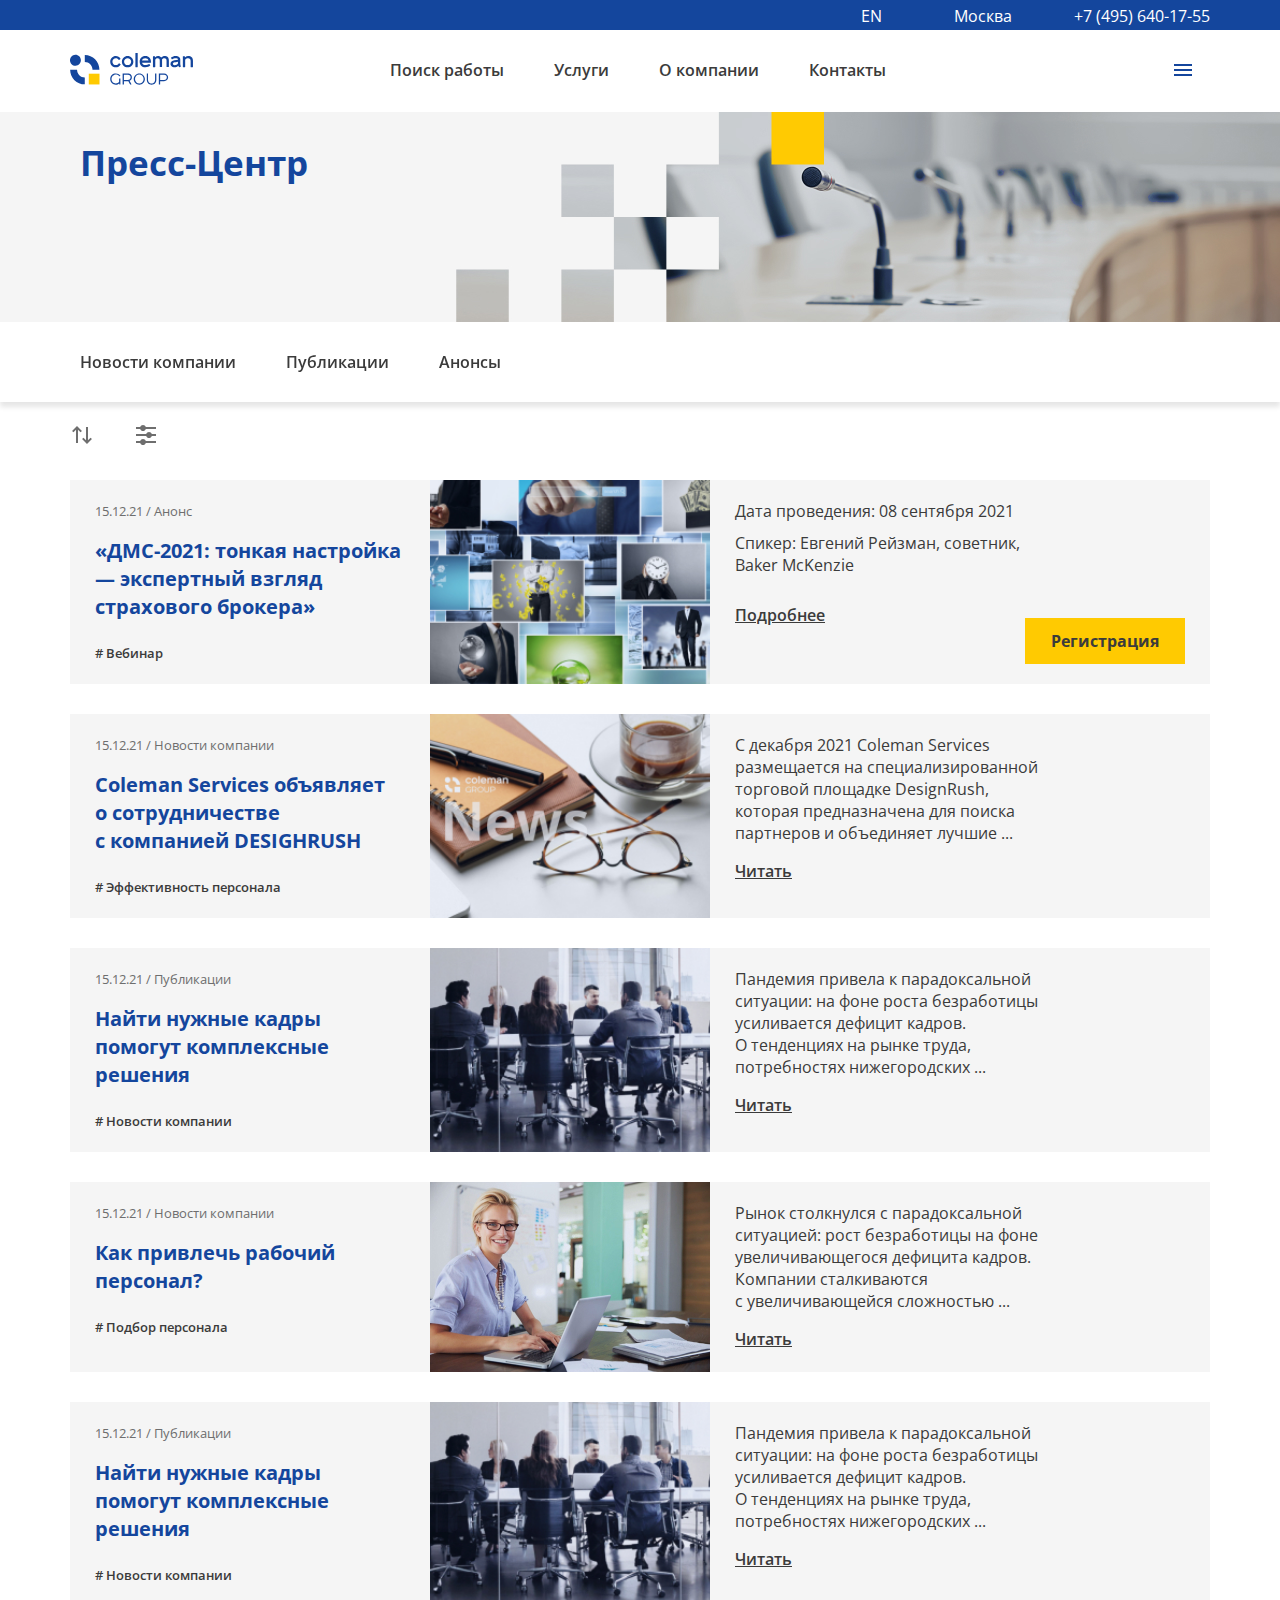
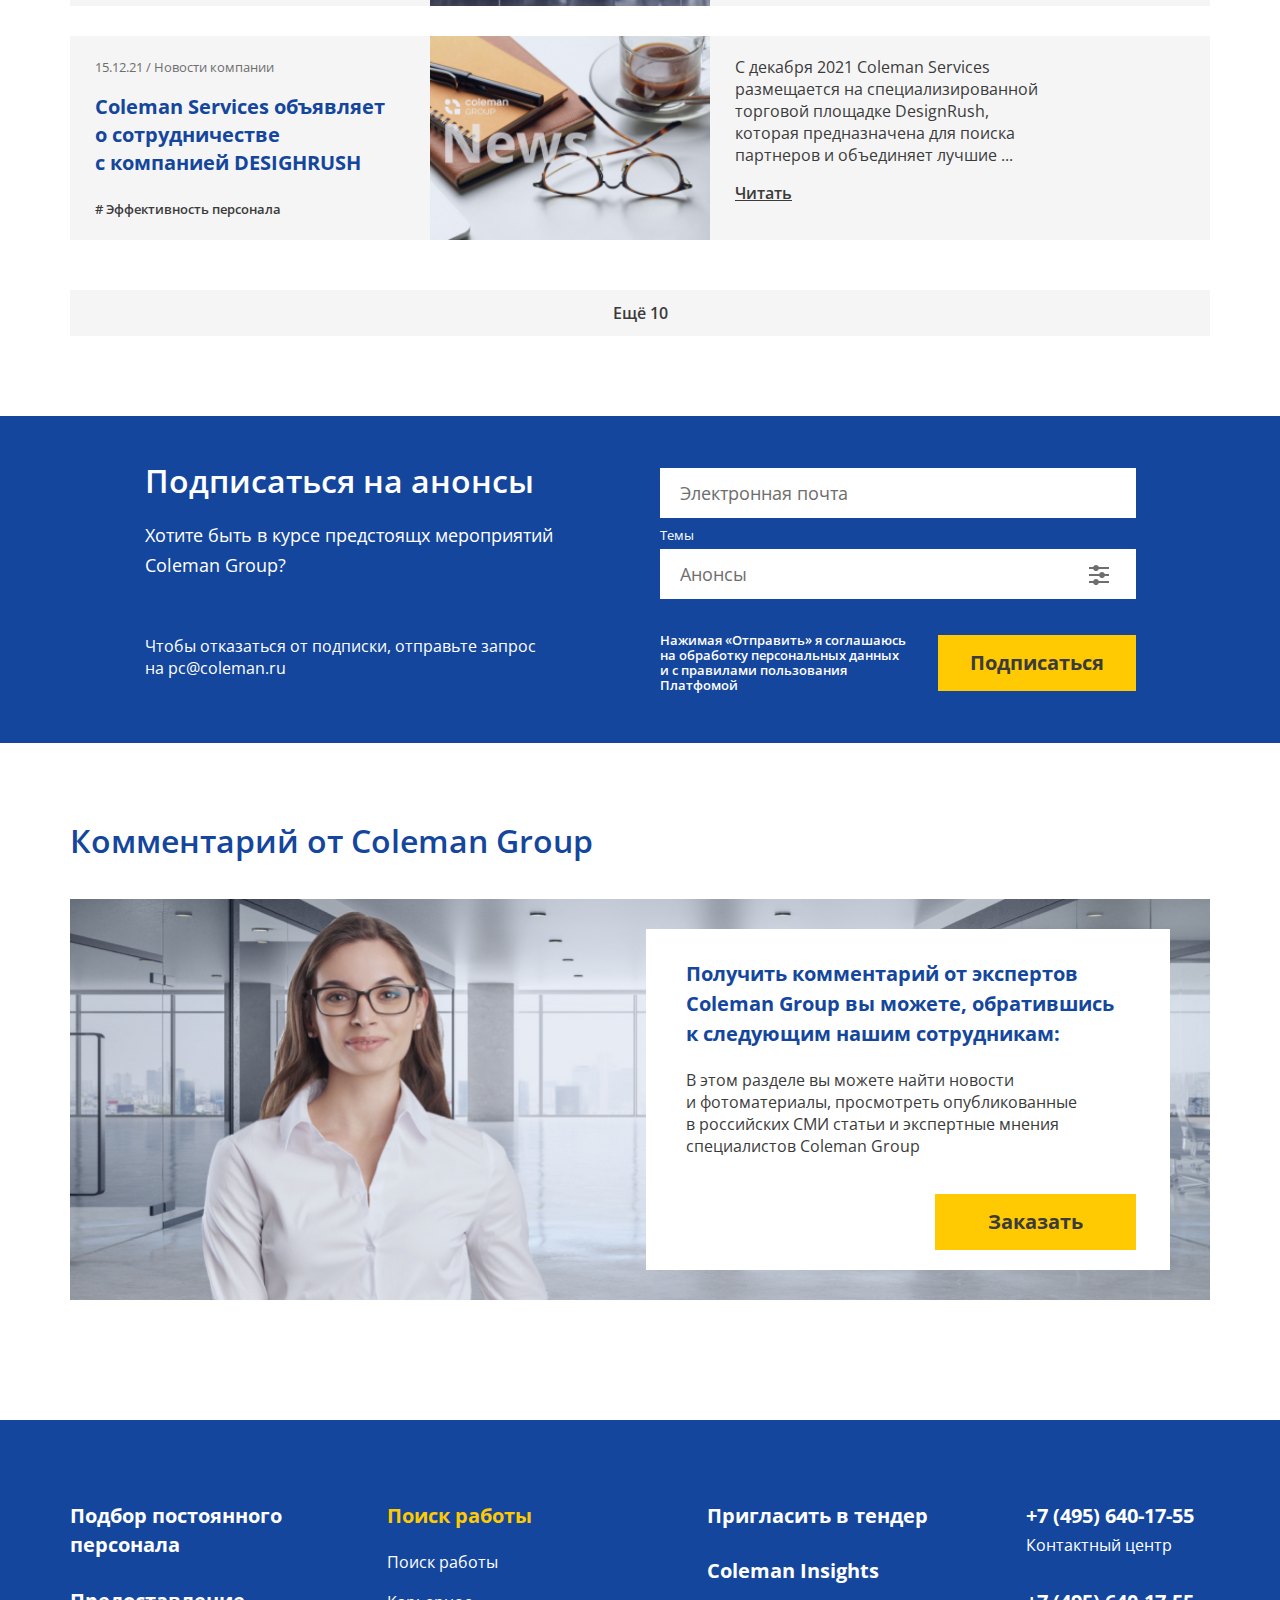
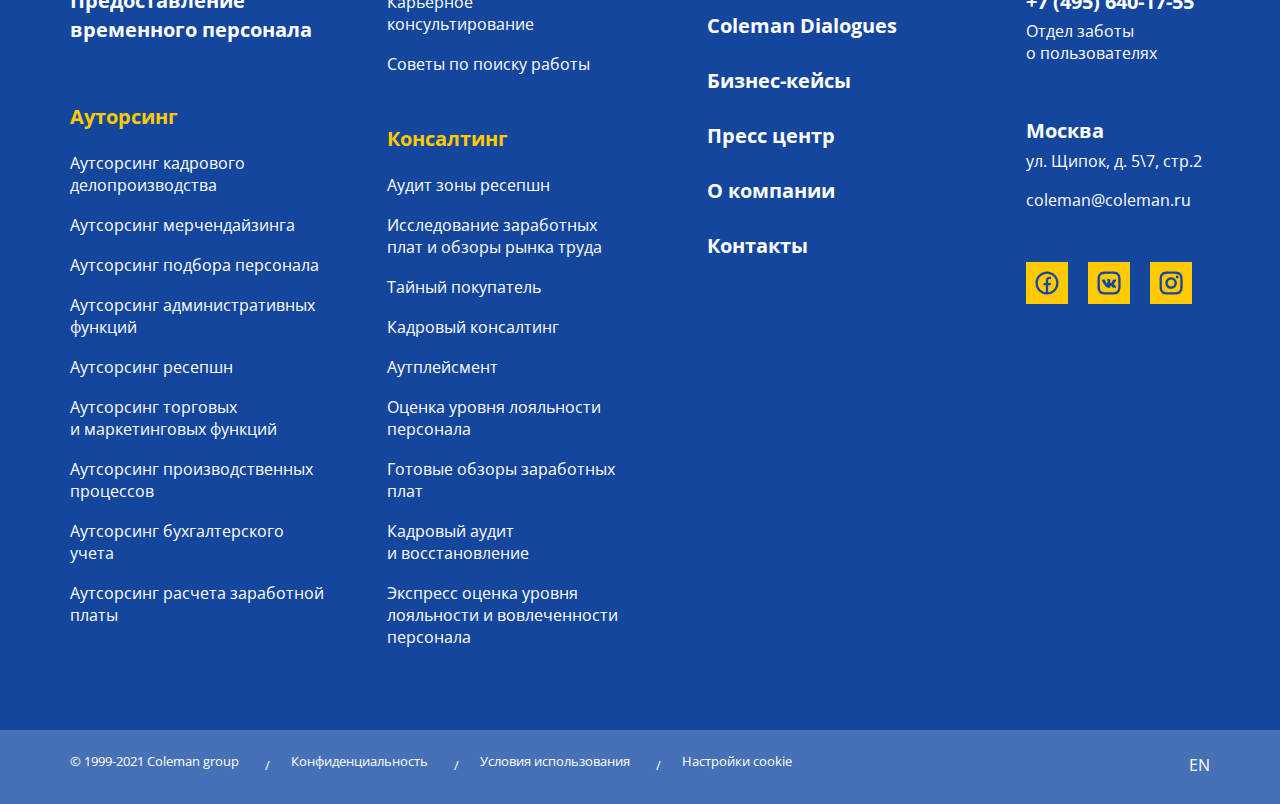
<file: press-center.html>
<!DOCTYPE html>
<html>
<head>
	<!-- <base href="/"> -->
	<meta charset="utf-8">
	<title>Simple Starter</title>
	<meta name="description" content="Simple Starter Description">
	<meta name="viewport" content="width=device-width, initial-scale=1.0, minimum-scale=1.0, maximum-scale=1.0, user-scalable=no">
	<meta property="og:image" content="images/preview.jpg">

	<link rel="icon" href="images/favicon.png">
	<link rel="preconnect" href="https://fonts.googleapis.com">
	<link rel="preconnect" href="https://fonts.gstatic.com" crossorigin>
	<link href="https://fonts.googleapis.com/css2?family=Open+Sans:wght@400;600;700&display=swap" rel="stylesheet">

	<link rel="stylesheet" href="libs/bootstrap/css/bootstrap-reboot.min.css">
	<link rel="stylesheet" href="libs/bootstrap/css/bootstrap-grid.min.css">
	<link rel="stylesheet" href="libs/swiper/swiper-bundle.min.css">
	<link rel="stylesheet" href="css/main.css">
	<link rel="stylesheet" href="css/media.css">

	<script src="libs/jquery/jquery-3.6.0.min.js" defer></script>
	<script src="libs/swiper/swiper-bundle.min.js" defer></script>
	<script src="libs/notifyjs/notify.min.js" defer></script>
	<script src="libs/jQuery.equalHeights/jquery.equalheights.min.js" defer></script>
	<script src="js/common.js" defer></script>
</head>

<body class="page__press-center deep-page">
<div class="page-wrap">

	<div class="overlay"></div>
	<nav class="mmenu">
		<div class="mmenu__top">
			<div class="mmenu__close">
				<svg width="14" height="14" viewBox="0 0 14 14" fill="none" xmlns="http://www.w3.org/2000/svg"><path d="M7.00072 5.58599L11.9507 0.635986L13.3647 2.04999L8.41472 6.99999L13.3647 11.95L11.9507 13.364L7.00072 8.41399L2.05072 13.364L0.636719 11.95L5.58672 6.99999L0.636719 2.04999L2.05072 0.635986L7.00072 5.58599Z" fill="#14469D"/></svg>
			</div>
			<div class="logo">
				<a href="/" class="logo__link">
					<svg width="123" height="34" viewBox="0 0 123 34" fill="none" xmlns="http://www.w3.org/2000/svg"><path fill-rule="evenodd" clip-rule="evenodd" d="M14.7914 1.98915C22.8734 1.98915 29.425 8.56613 29.425 16.679H22.5182C22.5182 12.3952 19.0586 8.92251 14.7913 8.92251L14.7914 1.98915ZM14.7916 31.3691C6.70964 31.3691 0.15804 24.7922 0.15804 16.6792H7.06481C7.06481 20.963 10.5244 24.4359 14.7917 24.4359L14.7916 31.3691ZM0.00275521 7.4659C-0.0919555 4.45017 2.26681 1.92834 5.27111 1.83356C8.27527 1.73877 10.7874 4.10633 10.8819 7.1222C10.9763 10.1379 8.61766 12.6598 5.61335 12.7545C2.60933 12.8493 0.0973207 10.4818 0.00275521 7.4659ZM94.1051 20.5039L89.0935 20.5036C88.92 20.5036 88.8334 20.5905 88.8334 20.7647V31.1867C88.8334 31.3606 88.92 31.4475 89.0935 31.4475H89.8937C90.067 31.4475 90.1537 31.3606 90.1537 31.1867V28.1744H94.0945C95.1413 28.1744 96.2324 27.8059 96.9951 27.07C97.7524 26.3659 98.1353 25.3881 98.1353 24.3592C98.1353 23.3132 97.7468 22.3744 96.9951 21.648C96.1843 20.865 95.2279 20.5039 94.1051 20.5039ZM45.8258 3.05C47.8035 3.05 49.5418 4.07891 50.5386 5.63249C50.6294 5.77336 50.5702 5.90139 50.4811 5.97269L49.1049 7.02523C48.9724 7.12585 48.8312 7.04433 48.7728 6.95524C48.1826 5.93741 47.0839 5.25307 45.8258 5.25307C43.9439 5.25307 42.4181 6.78448 42.4181 8.67389C42.4181 10.563 43.9437 12.0947 45.8258 12.0947C47.0752 12.0947 48.1717 11.422 48.7605 10.4131C48.833 10.2889 48.9662 10.1766 49.1547 10.3223L50.5046 11.3548C50.6161 11.4398 50.6383 11.5562 50.5722 11.6622C49.5848 13.2477 47.8259 14.2979 45.8256 14.2979C42.7315 14.2979 40.2233 11.78 40.2233 8.67403C40.2233 5.56804 42.7317 3.05 45.8258 3.05ZM57.6216 5.25321C59.5719 5.25321 61.1529 6.78463 61.1529 8.67403C61.1529 10.5631 59.5719 12.0949 57.6216 12.0949C55.6713 12.0949 54.0901 10.5633 54.0901 8.67403C54.0901 6.78477 55.6713 5.25321 57.6216 5.25321ZM57.6215 3.05C60.784 3.05 63.3477 5.56789 63.3477 8.67389C63.3477 11.7799 60.784 14.2978 57.6215 14.2978C54.4591 14.2978 51.8954 11.7799 51.8954 8.67389C51.8954 5.56789 54.4591 3.05 57.6215 3.05ZM67.4294 0H65.6894C65.5025 0 65.4092 0.0937631 65.4092 0.281289V13.8561C65.4092 14.0021 65.5196 14.1372 65.6691 14.1372H67.4294C67.6162 14.1372 67.7096 14.0435 67.7096 13.8561V0.281289C67.7096 0.0937631 67.6162 0 67.4294 0ZM75.3206 3.05C78.9591 3.05 80.9523 5.56833 80.9523 8.67389V9.42924C80.9523 9.73794 80.7412 9.71928 80.5596 9.71928H78.5685H72.0419C72.4434 11.1482 73.6712 12.0946 75.2426 12.0946C76.5553 12.0946 77.9068 11.9143 78.9651 11.0289C79.0936 10.9213 79.2045 10.8218 79.3551 11.0156L80.2435 12.2232C80.3377 12.3511 80.2903 12.4944 80.1824 12.5847C79.091 13.537 77.6855 14.2978 75.3209 14.2978C72.0198 14.2978 69.6892 11.7799 69.6892 8.67389C69.6892 5.56789 71.6821 3.05 75.3206 3.05ZM78.4831 7.61085C78.142 6.09766 76.956 5.25321 75.2423 5.25321C73.5167 5.25321 72.37 6.10641 72.0171 7.61085H78.4831ZM82.9527 3.4739V13.8358C82.9527 14.0366 83.0262 14.1372 83.1729 14.1372H85.0132C85.1865 14.1372 85.2731 14.0435 85.2731 13.8561V6.64683C85.8464 5.70963 86.64 5.24125 87.6538 5.24125C88.3339 5.24125 88.8538 5.44205 89.214 5.84379C89.574 6.24538 89.754 6.82079 89.754 7.5706V13.8158C89.754 14.0166 89.8542 14.1172 90.0542 14.1172H91.7744C91.9743 14.1172 92.0744 14.0235 92.0744 13.836V7.53036C92.0744 7.18272 92.0867 6.82429 91.9945 6.48642C92.2879 6.0981 92.6278 5.79013 93.0147 5.5625C93.388 5.34829 93.8482 5.24125 94.3949 5.24125C95.0084 5.24125 95.5219 5.43563 95.9352 5.82352C96.3353 6.21169 96.5354 6.79396 96.5354 7.5706V13.8158C96.5354 14.0166 96.6356 14.1172 96.8356 14.1172H98.5558C98.7757 14.1172 98.8758 14.0432 98.8758 13.8158V7.46999C98.8758 6.7069 98.7625 6.03773 98.5359 5.46217C98.3093 4.89989 98.0092 4.43763 97.6356 4.07658C97.2759 3.7285 96.8221 3.46078 96.2755 3.27325C95.7687 3.09914 95.2287 3.01223 94.6552 3.01223C94.0552 3.01223 93.435 3.14595 92.7949 3.41382C92.1681 3.68155 91.6278 4.08314 91.1745 4.61874C90.8811 4.15007 90.461 3.76175 89.9142 3.45421C89.3808 3.15966 88.7804 3.01238 88.1138 3.01238C86.9404 3.01238 86.0136 3.41397 85.3334 4.2173H85.2134L85.0133 3.43424C84.9733 3.25998 84.8798 3.17293 84.7331 3.17293H83.2927C82.9582 3.17293 82.9527 3.33741 82.9527 3.4739ZM104.437 9.35764L105.832 9.12681L107.957 8.77538V10.6028C107.611 11.0715 107.171 11.4459 106.637 11.7275C106.091 12.0085 105.437 12.1492 104.677 12.1492C104.05 12.1492 103.59 12.0288 103.297 11.7876C102.717 11.3112 102.719 10.4195 103.237 9.9001C103.49 9.64579 103.89 9.46511 104.437 9.35764ZM108.258 12.8719L108.277 12.852H108.378L108.878 14.1171C108.944 14.2911 109.058 14.3446 109.218 14.2777L110.638 13.8158C110.839 13.7867 110.87 13.5828 110.818 13.4142L110.558 12.5707C110.454 12.207 110.391 11.8403 110.338 11.4664C110.298 11.0913 110.278 10.7033 110.278 10.3014V6.80752C110.278 6.12479 110.158 5.54252 109.918 5.06044C109.691 4.59177 109.357 4.20344 108.917 3.89591C108.491 3.60135 108.01 3.38014 107.477 3.23315C106.957 3.09929 106.397 3.03235 105.797 3.03235C104.823 3.03235 103.957 3.16636 103.196 3.43409C102.45 3.70167 101.749 4.08314 101.096 4.57879C100.971 4.7039 100.915 4.89449 101.036 5.04046L101.816 6.14476C101.932 6.28942 102.168 6.30473 102.316 6.20513C102.78 5.90984 103.398 5.61849 103.917 5.46232C104.864 5.16091 106.38 5.09062 107.297 5.52269C107.671 5.6984 107.881 5.97663 107.927 6.35737C107.943 6.49051 107.937 6.63312 107.937 6.76757L104.417 7.22967C103.203 7.39022 102.243 7.78525 101.536 8.41433C100.843 9.03013 100.496 9.85344 100.496 10.8841C100.496 11.393 100.596 11.8551 100.796 12.2698C100.996 12.6983 101.262 13.0599 101.596 13.3545C101.956 13.6757 102.363 13.9099 102.816 14.0572C103.296 14.2177 103.823 14.2982 104.397 14.2982C105.196 14.2982 105.917 14.1778 106.557 13.9367C107.17 13.7091 107.738 13.354 108.258 12.8719ZM112.858 3.47375V13.8559C112.858 14.0433 112.952 14.1371 113.139 14.1371H114.899C115.086 14.1371 115.179 14.0433 115.179 13.8559V6.64668C115.539 6.19157 115.986 5.8435 116.519 5.60245C117.053 5.36141 117.599 5.24096 118.159 5.24096C118.92 5.24096 119.527 5.45517 119.98 5.88345C120.42 6.31202 120.64 6.98805 120.64 7.91168V13.8559C120.64 14.0433 120.727 14.1371 120.9 14.1371H122.66C122.86 14.1371 122.961 14.0433 122.961 13.8559V7.89185C122.961 7.08837 122.847 6.37881 122.62 5.76315C122.196 4.59118 121.379 3.75694 120.2 3.35345C119.613 3.15266 118.973 3.05233 118.279 3.05233C117.117 3.05233 116.04 3.44911 115.179 4.23713H115.059L114.879 3.43395C114.839 3.27325 114.732 3.1929 114.559 3.1929H113.139C112.952 3.1929 112.858 3.28652 112.858 3.47375ZM94.0945 26.9694H90.1537V21.7083H94.0945C94.9748 21.7083 95.6483 21.9626 96.115 22.4714C96.5817 22.9801 96.815 23.6025 96.815 24.3386C96.815 25.0886 96.5817 25.7179 96.115 26.2262C95.6615 26.7216 94.988 26.9694 94.0945 26.9694ZM76.811 20.7445V26.7085C76.811 27.4313 76.9199 28.0868 77.1311 28.6763C77.5571 29.8667 78.4244 30.7874 79.5914 31.2667C80.1651 31.5077 80.825 31.6282 81.5721 31.6282C82.3057 31.6282 82.9721 31.5077 83.5725 31.2667C84.7702 30.7746 85.5973 29.8872 86.0528 28.6763C86.2664 28.0872 86.3728 27.438 86.3728 26.7285V20.7843C86.3728 20.6104 86.2864 20.5235 86.113 20.5235H85.3329C85.1461 20.5235 85.0527 20.6104 85.0527 20.7843V26.6884C85.0527 27.2372 84.9728 27.7393 84.8126 28.1943C84.4846 29.1069 83.9351 29.7624 83.0323 30.1423C82.5788 30.3298 82.0786 30.4236 81.532 30.4236C80.9985 30.4236 80.505 30.3298 80.0519 30.1423C79.1613 29.7793 78.5784 29.053 78.2713 28.1543C78.1114 27.6989 78.0312 27.197 78.0312 26.6481V20.7445C78.0312 20.5703 77.9446 20.4831 77.7712 20.4831H77.0714C76.898 20.4831 76.811 20.5703 76.811 20.7445ZM57.8475 26.9694H53.9065V21.7083H57.8475C58.7276 21.7083 59.4077 21.9626 59.888 22.4714C60.3679 22.9801 60.608 23.6025 60.608 24.3386C60.608 25.1021 60.3679 25.731 59.888 26.2262C59.4077 26.7216 58.7275 26.9694 57.8475 26.9694ZM57.8475 20.5035H57.8876H52.8864C52.7131 20.5035 52.6265 20.5904 52.6265 20.7645V31.1865C52.6265 31.3605 52.7131 31.4474 52.8864 31.4474H53.6867C53.86 31.4474 53.9466 31.3605 53.9466 31.1865V28.1743H57.8876H58.1277C58.2343 28.1743 58.3142 28.1674 58.3675 28.1543L59.968 31.2066C60.0614 31.3673 60.1816 31.4475 60.3283 31.4475H61.2885C61.4453 31.4475 61.5194 31.309 61.4482 31.1665L59.5882 27.8331C60.2816 27.5385 60.8416 27.0762 61.2683 26.4473C61.6818 25.8315 61.8884 25.1221 61.8884 24.3188C61.8884 23.7832 61.7886 23.2811 61.5886 22.8126C61.3884 22.3575 61.1083 21.9557 60.7482 21.6077C60.4015 21.2731 59.975 21.0056 59.4682 20.8043C58.9612 20.6035 58.421 20.5035 57.8475 20.5035ZM50.1458 25.544H49.3857C49.1989 25.544 49.1058 25.6309 49.1058 25.805V28.9174C48.6788 29.3859 48.1986 29.7474 47.6654 30.0019C47.1052 30.2696 46.4919 30.4033 45.8247 30.4033C45.2113 30.4033 44.638 30.2897 44.1045 30.0621C43.5578 29.8346 43.1043 29.5265 42.744 29.1382C42.3576 28.7367 42.0574 28.2682 41.844 27.7327C41.6306 27.2107 41.524 26.6284 41.524 25.9858C41.524 25.343 41.6306 24.7607 41.844 24.2386C42.0574 23.7031 42.3575 23.2347 42.744 22.8331C43.1176 22.4312 43.5642 22.1234 44.0845 21.9092C44.6181 21.6817 45.1913 21.568 45.8047 21.568C46.5383 21.568 47.1985 21.7153 47.7853 22.0098C48.3721 22.3044 48.8786 22.7258 49.3055 23.2748C49.4255 23.4221 49.552 23.4354 49.6855 23.3149L50.2456 22.8331C50.3738 22.7363 50.4096 22.6223 50.3058 22.4915C49.1854 21.099 47.6919 20.403 45.8246 20.403C45.0245 20.403 44.2844 20.5434 43.6041 20.8247C42.924 21.1057 42.3308 21.5008 41.8238 22.0097C41.317 22.518 40.9235 23.114 40.6435 23.7969C40.3636 24.4797 40.2234 25.236 40.2234 26.0658C40.2234 26.869 40.3638 27.612 40.6435 28.2949C40.9235 28.9778 41.317 29.5734 41.8238 30.0821C42.3308 30.5908 42.924 30.9859 43.6041 31.2669C44.2844 31.5481 45.0245 31.6886 45.8246 31.6886C46.4649 31.6886 47.065 31.5879 47.625 31.3874C48.1983 31.1866 48.7186 30.8587 49.1852 30.4033L49.3254 31.2669C49.3475 31.421 49.4701 31.5279 49.6254 31.5279H50.1454C50.3189 31.5279 50.4054 31.441 50.4054 31.2669V25.805C50.4054 25.6309 50.3193 25.544 50.1458 25.544ZM69.3095 21.5487C71.6905 21.5487 73.6206 23.5666 73.6206 26.0556C73.6206 28.545 71.6905 30.5628 69.3095 30.5628C66.9287 30.5628 64.9986 28.545 64.9986 26.0556C64.9986 23.5665 66.9287 21.5487 69.3095 21.5487ZM69.3095 20.4434C66.2218 20.4434 63.7185 22.9562 63.7185 26.0558C63.7185 29.1555 66.2218 31.6683 69.3095 31.6683C72.3974 31.6683 74.9005 29.1555 74.9005 26.0558C74.9005 22.9562 72.3974 20.4434 69.3095 20.4434Z" fill="#14469D"/><path fill-rule="evenodd" clip-rule="evenodd" d="M18.7871 20.6904H29.5031V31.4477H18.7871V20.6904Z" fill="#FFCA01"/></svg>
				</a>
			</div>
		</div>
		<div class="mmenu__content">

			<nav class="menu__services mmenu-dd mmenu__content-menu" data-mmenu="services">
				<div class="mmenu__content_top">
					<a href="#" class="mmenu__content_arrow" data-ddmenu="main">
						<svg width="24" height="24" viewBox="0 0 24 24" fill="none" xmlns="http://www.w3.org/2000/svg"><path d="M4.29289 11.2929C3.90237 11.6834 3.90237 12.3166 4.29289 12.7071L10.6569 19.0711C11.0474 19.4616 11.6805 19.4616 12.0711 19.0711C12.4616 18.6805 12.4616 18.0474 12.0711 17.6569L6.41421 12L12.0711 6.34315C12.4616 5.95262 12.4616 5.31946 12.0711 4.92893C11.6805 4.53841 11.0474 4.53841 10.6569 4.92893L4.29289 11.2929ZM20 11L5 11V13L20 13V11Z" fill="#6E6E6E"/></svg>
					</a>
					<span class="mmenu__content_title">Услуги</span>
				</div>
				<ul class="mmenu__list-small mmenu-ul-offset">
					<li class="mmenu__list-small-item"><a class="mmenu__list-small-link" href="#">Временный персонал</a></li>
					<li class="mmenu__list-small-item"><a class="mmenu__list-small-link" href="#">Постоянный персонал</a></li>
					<li class="mmenu__list-small-item"><a class="mmenu__list-small-link" href="#" data-ddmenu="autsource">Ауторсинг бизнес процессов</a></li>
					<li class="mmenu__list-small-item"><a class="mmenu__list-small-link" href="#" data-ddmenu="consulting">Консалтинг</a></li>
					<li class="mmenu__list-small-item"><a class="mmenu__list-small-link" href="#">Карьерное консультирование</a></li>
				</ul>
				<ul class="mmenu__list-dop mmenu-ul-offset">
					<li class="mmenu__list-dop-item"><a class="mmenu__list-dop-link" href="#">Заказать услугу</a></li>
					<li class="mmenu__list-dop-item"><a class="mmenu__list-dop-link" href="#">Пригласить в тендер</a></li>
				</ul>
			</nav>
			<nav class="menu__services mmenu-dd mmenu__content-menu" data-mmenu="autsource">
				<div class="mmenu__content_top">
					<a href="#" class="mmenu__content_arrow" data-ddmenu="services">
						<svg width="24" height="24" viewBox="0 0 24 24" fill="none" xmlns="http://www.w3.org/2000/svg"><path d="M4.29289 11.2929C3.90237 11.6834 3.90237 12.3166 4.29289 12.7071L10.6569 19.0711C11.0474 19.4616 11.6805 19.4616 12.0711 19.0711C12.4616 18.6805 12.4616 18.0474 12.0711 17.6569L6.41421 12L12.0711 6.34315C12.4616 5.95262 12.4616 5.31946 12.0711 4.92893C11.6805 4.53841 11.0474 4.53841 10.6569 4.92893L4.29289 11.2929ZM20 11L5 11V13L20 13V11Z" fill="#6E6E6E"/></svg>
					</a>
					<span class="mmenu__content_title">Ауторсинг бизнес процессов</span>
				</div>
				<ul class="mmenu__list-small mmenu-ul-offset">
					<li class="mmenu__list-small-item"><a class="mmenu__list-small-link" href="#">Аутсорсинг кадрового делопроизводства</a></li>
					<li class="mmenu__list-small-item"><a class="mmenu__list-small-link" href="#">Аутсорсинг мерчендайзинга</a></li>
					<li class="mmenu__list-small-item"><a class="mmenu__list-small-link" href="#">Аутсорсинг подбора персонала</a></li>
					<li class="mmenu__list-small-item"><a class="mmenu__list-small-link" href="#">Аутсорсинг административных функций</a></li>
					<li class="mmenu__list-small-item"><a class="mmenu__list-small-link" href="#">Аутсорсинг ресепшн</a></li>
					<li class="mmenu__list-small-item"><a class="mmenu__list-small-link" href="#">Аутсорсинг торговых и маркетинговых функций</a></li>
					<li class="mmenu__list-small-item"><a class="mmenu__list-small-link" href="#">Аутсорсинг производственных процессов</a></li>
					<li class="mmenu__list-small-item"><a class="mmenu__list-small-link" href="#">Аутсорсинг бухгалтерского учета</a></li>
					<li class="mmenu__list-small-item"><a class="mmenu__list-small-link" href="#">Аутсорсинг расчета заработной платы</a></li>
				</ul>
				<ul class="mmenu__list-dop mmenu-ul-offset">
					<li class="mmenu__list-dop-item"><a class="mmenu__list-dop-link" href="#">Заказать услугу</a></li>
					<li class="mmenu__list-dop-item"><a class="mmenu__list-dop-link" href="#">Пригласить в тендер</a></li>
				</ul>
			</nav>
			<nav class="menu__services mmenu-dd mmenu__content-menu" data-mmenu="consulting">
				<div class="mmenu__content_top">
					<a href="#" class="mmenu__content_arrow" data-ddmenu="services">
						<svg width="24" height="24" viewBox="0 0 24 24" fill="none" xmlns="http://www.w3.org/2000/svg"><path d="M4.29289 11.2929C3.90237 11.6834 3.90237 12.3166 4.29289 12.7071L10.6569 19.0711C11.0474 19.4616 11.6805 19.4616 12.0711 19.0711C12.4616 18.6805 12.4616 18.0474 12.0711 17.6569L6.41421 12L12.0711 6.34315C12.4616 5.95262 12.4616 5.31946 12.0711 4.92893C11.6805 4.53841 11.0474 4.53841 10.6569 4.92893L4.29289 11.2929ZM20 11L5 11V13L20 13V11Z" fill="#6E6E6E"/></svg>
					</a>
					<span class="mmenu__content_title">Консалтинг</span>
				</div>
				<ul class="mmenu__list-small mmenu-ul-offset">
					<li class="mmenu__list-small-item"><a class="mmenu__list-small-link" href="#">Аудит зоны ресепшн</a></li>
					<li class="mmenu__list-small-item"><a class="mmenu__list-small-link" href="#">Исследование заработных плат и обзоры рынка труда</a></li>
					<li class="mmenu__list-small-item"><a class="mmenu__list-small-link" href="#">Тайный покупатель</a></li>
					<li class="mmenu__list-small-item"><a class="mmenu__list-small-link" href="#">Кадровый консалтинг</a></li>
					<li class="mmenu__list-small-item"><a class="mmenu__list-small-link" href="#">Аутплейсмент</a></li>
					<li class="mmenu__list-small-item"><a class="mmenu__list-small-link" href="#">Оценка уровня лояльности персонала</a></li>
					<li class="mmenu__list-small-item"><a class="mmenu__list-small-link" href="#">Готовые обзоры заработных плат</a></li>
					<li class="mmenu__list-small-item"><a class="mmenu__list-small-link" href="#">Кадровый аудит и восстановление</a></li>
					<li class="mmenu__list-small-item"><a class="mmenu__list-small-link" href="#">Экспресс-оценка уровня лояльности и вовлеченности персонала</a></li>
				</ul>
				<ul class="mmenu__list-dop mmenu-ul-offset">
					<li class="mmenu__list-dop-item"><a class="mmenu__list-dop-link" href="#">Заказать услугу</a></li>
					<li class="mmenu__list-dop-item"><a class="mmenu__list-dop-link" href="#">Пригласить в тендер</a></li>
				</ul>
			</nav>
			<nav class="menu__services mmenu-dd mmenu__content-menu" data-mmenu="projects">
				<div class="mmenu__content_top">
					<a href="#" class="mmenu__content_arrow" data-ddmenu="main">
						<svg width="24" height="24" viewBox="0 0 24 24" fill="none" xmlns="http://www.w3.org/2000/svg"><path d="M4.29289 11.2929C3.90237 11.6834 3.90237 12.3166 4.29289 12.7071L10.6569 19.0711C11.0474 19.4616 11.6805 19.4616 12.0711 19.0711C12.4616 18.6805 12.4616 18.0474 12.0711 17.6569L6.41421 12L12.0711 6.34315C12.4616 5.95262 12.4616 5.31946 12.0711 4.92893C11.6805 4.53841 11.0474 4.53841 10.6569 4.92893L4.29289 11.2929ZM20 11L5 11V13L20 13V11Z" fill="#6E6E6E"/></svg>
					</a>
					<span class="mmenu__content_title">Проекты</span>
				</div>
				<ul class="mmenu__list-small mmenu-ul-offset">
					<li class="mmenu__list-small-item"><a class="mmenu__list-small-link" href="#">Coleman dialogues</a></li>
					<li class="mmenu__list-small-item"><a class="mmenu__list-small-link" href="#">Coleman insights</a></li>
					<li class="mmenu__list-small-item"><a class="mmenu__list-small-link" href="#">Бизнес завтраки</a></li>
					<li class="mmenu__list-small-item"><a class="mmenu__list-small-link" href="#">Coleman hospitality</a></li>
					<li class="mmenu__list-small-item"><a class="mmenu__list-small-link" href="#">Avancebox</a></li>
					<li class="mmenu__list-small-item"><a class="mmenu__list-small-link" href="#">Coleman HR Analytical service</a></li>
				</ul>
			</nav>

			<nav class="menu__main mmenu__content-menu" data-mmenu="main">
				<ul class="mmenu__list-main">
					<li class="mmenu__list-main-item"><a class="mmenu__list-main-link" href="#" data-ddmenu="services">Услуги</a></li>
					<li class="mmenu__list-main-item"><a class="mmenu__list-main-link" href="#" data-ddmenu="projects">Проекты</a></li>
					<li class="mmenu__list-main-item"><a class="mmenu__list-main-link" href="#">Поиск работы</a></li>
				</ul>
				<ul class="mmenu__list-small">
					<li class="mmenu__list-small-item"><a class="mmenu__list-small-link" href="#">Бизнес-кейсы</a></li>
					<li class="mmenu__list-small-item"><a class="mmenu__list-small-link" href="#">Пресс-центр</a></li>
					<li class="mmenu__list-small-item"><a class="mmenu__list-small-link" href="#">О компании</a></li>
					<li class="mmenu__list-small-item"><a class="mmenu__list-small-link" href="#">Контакты</a></li>
				</ul>
				<ul class="mmenu__list-dop">
					<li class="mmenu__list-dop-item"><a class="mmenu__list-dop-link" href="#">Заказать услугу</a></li>
					<li class="mmenu__list-dop-item"><a class="mmenu__list-dop-link" href="#">Пригласить в тендер</a></li>
				</ul>
			</nav>

		</div>
	</nav>

	<div class="mm-slide lang" data-side="lang">
		<div class="mm-slide__top">
			<span class="mm-slide__title">Выберите язык</span>
			<div class="mm-slide__close">
				<svg width="14" height="14" viewBox="0 0 14 14" fill="none" xmlns="http://www.w3.org/2000/svg"><path d="M7.00072 5.58599L11.9507 0.635986L13.3647 2.04999L8.41472 6.99999L13.3647 11.95L11.9507 13.364L7.00072 8.41399L2.05072 13.364L0.636719 11.95L5.58672 6.99999L0.636719 2.04999L2.05072 0.635986L7.00072 5.58599Z" fill="#14469D"/></svg>
			</div>
		</div>
		<div class="mm-slide__content">
			<div class="mm-slide__list">
				<label class="mm-slide__item">
					<div class="mm-slide__item_title">Русский</div>
					<div class="mm-checkbox">
						<input type="radio" name="lang" value="ru" checked>
						<span class="mm-checkbox__checkbox"></span>
					</div>
				</label>
				<label class="mm-slide__item">
					<div class="mm-slide__item_title">Английский</div>
					<div class="mm-checkbox">
						<input type="radio" name="lang" value="en">
						<span class="mm-checkbox__checkbox"></span>
					</div>
				</label>
			</div>
		</div>
		<div class="mm-slide__bottom">
			<div class="mm-slide__btn btn">Применить</div>
		</div>
	</div>
	<div class="mm-slide city" data-side="city">
		<div class="mm-slide__top">
			<span class="mm-slide__title">Выберите регион</span>
			<div class="mm-slide__close">
				<svg width="14" height="14" viewBox="0 0 14 14" fill="none" xmlns="http://www.w3.org/2000/svg"><path d="M7.00072 5.58599L11.9507 0.635986L13.3647 2.04999L8.41472 6.99999L13.3647 11.95L11.9507 13.364L7.00072 8.41399L2.05072 13.364L0.636719 11.95L5.58672 6.99999L0.636719 2.04999L2.05072 0.635986L7.00072 5.58599Z" fill="#14469D"/></svg>
			</div>
		</div>
		<div class="mm-slide__content">
			<div class="mm-slide__list">
				<label class="mm-slide__item">
					<div class="mm-slide__item_title">Москва</div>
					<div class="mm-checkbox">
						<input type="radio" name="city" value="mos" checked>
						<span class="mm-checkbox__checkbox"></span>
					</div>
				</label>
				<label class="mm-slide__item">
					<div class="mm-slide__item_title">Санкт Питербург</div>
					<div class="mm-checkbox">
						<input type="radio" name="city" value="piter">
						<span class="mm-checkbox__checkbox"></span>
					</div>
				</label>
				<label class="mm-slide__item">
					<div class="mm-slide__item_title">Нижний новгород</div>
					<div class="mm-checkbox">
						<input type="radio" name="city" value="novgorod">
						<span class="mm-checkbox__checkbox"></span>
					</div>
				</label>
			</div>
		</div>
		<div class="mm-slide__bottom">
			<div class="mm-slide__btn btn">Применить</div>
		</div>
	</div>

	<div class="mm-slide filter" data-side="filter">
		<div class="mm-slide__top">
			<span class="mm-slide__title">Фильтр</span>
			<div class="mm-slide__close">
				<svg width="14" height="14" viewBox="0 0 14 14" fill="none" xmlns="http://www.w3.org/2000/svg"><path d="M7.00072 5.58599L11.9507 0.635986L13.3647 2.04999L8.41472 6.99999L13.3647 11.95L11.9507 13.364L7.00072 8.41399L2.05072 13.364L0.636719 11.95L5.58672 6.99999L0.636719 2.04999L2.05072 0.635986L7.00072 5.58599Z" fill="#14469D"/></svg>
			</div>
		</div>
		<div class="mm-slide__content">
			<div class="mm-slide__list">
				<div class="mm-slide-tab">

					<div class="mm-slide-tab__item">
						<div class="mm-slide-tab__top">
							<span class="mm-slide-tab__top-title">Профессия / должность</span>
							<span class="mm-slide-tab__top-icon">
								<svg width="24" height="24" viewBox="0 0 24 24" fill="none" xmlns="http://www.w3.org/2000/svg"><g clip-path="url(#clip0_1258_10167)"><path d="M12.1293 13.2378L17.9043 7.46277L19.5539 9.11244L12.1293 16.5371L4.70459 9.11244L6.35426 7.46278L12.1293 13.2378Z" fill="#6E6E6E"/></g><defs><clipPath id="clip0_1258_10167"><rect width="24" height="24" fill="white" transform="translate(24 24) rotate(-180)"/></clipPath></defs></svg>
							</span>
						</div>
						<div class="mm-slide-tab__content">
							<label class="mm-slide-tab__checkbox">
								<span class="mm-slide-tab__checkbox-text">Все (333)</span>
								<input type="checkbox" name="filter" value="all">
								<span class="mm-slide-tab__checkbox-checkbox"></span>
							</label>
							<label class="mm-slide-tab__checkbox">
								<span class="mm-slide-tab__checkbox-text">Автомобильный бизнес (15)</span>
								<input type="checkbox" name="filter" value="auto-bussines">
								<span class="mm-slide-tab__checkbox-checkbox"></span>
							</label>
							<label class="mm-slide-tab__checkbox">
								<span class="mm-slide-tab__checkbox-text">Государственные организации (15)</span>
								<input type="checkbox" name="filter" value="gos-organizacii">
								<span class="mm-slide-tab__checkbox-checkbox"></span>
							</label>
							<label class="mm-slide-tab__checkbox">
								<span class="mm-slide-tab__checkbox-text">Добывающая отрасль (115)</span>
								<input type="checkbox" name="filter" value="dobivayshaya-otrasl">
								<span class="mm-slide-tab__checkbox-checkbox"></span>
							</label>
							<label class="mm-slide-tab__checkbox">
								<span class="mm-slide-tab__checkbox-text">Информационные технологии, системная интеграция, интернет (135)</span>
								<input type="checkbox" name="filter" value="info-tehnology-sistem-inegracii">
								<span class="mm-slide-tab__checkbox-checkbox"></span>
							</label>
							<a href="#" class="mm-slide-tab__more">ещё 5</a>
						</div>
					</div>
					<div class="mm-slide-tab__item">
						<div class="mm-slide-tab__top">
							<span class="mm-slide-tab__top-title">Тип занятости</span>
							<span class="mm-slide-tab__top-icon">
								<svg width="24" height="24" viewBox="0 0 24 24" fill="none" xmlns="http://www.w3.org/2000/svg"><g clip-path="url(#clip0_1258_10167)"><path d="M12.1293 13.2378L17.9043 7.46277L19.5539 9.11244L12.1293 16.5371L4.70459 9.11244L6.35426 7.46278L12.1293 13.2378Z" fill="#6E6E6E"/></g><defs><clipPath id="clip0_1258_10167"><rect width="24" height="24" fill="white" transform="translate(24 24) rotate(-180)"/></clipPath></defs></svg>
							</span>
						</div>
						<div class="mm-slide-tab__content">
							<label class="mm-slide-tab__checkbox">
								<span class="mm-slide-tab__checkbox-text">Все (333)</span>
								<input type="checkbox" name="filter" value="all">
								<span class="mm-slide-tab__checkbox-checkbox"></span>
							</label>
							<label class="mm-slide-tab__checkbox">
								<span class="mm-slide-tab__checkbox-text">Автомобильный бизнес (15)</span>
								<input type="checkbox" name="filter" value="auto-bussines">
								<span class="mm-slide-tab__checkbox-checkbox"></span>
							</label>
							<label class="mm-slide-tab__checkbox">
								<span class="mm-slide-tab__checkbox-text">Государственные организации (15)</span>
								<input type="checkbox" name="filter" value="gos-organizacii">
								<span class="mm-slide-tab__checkbox-checkbox"></span>
							</label>
							<label class="mm-slide-tab__checkbox">
								<span class="mm-slide-tab__checkbox-text">Добывающая отрасль (115)</span>
								<input type="checkbox" name="filter" value="dobivayshaya-otrasl">
								<span class="mm-slide-tab__checkbox-checkbox"></span>
							</label>
							<label class="mm-slide-tab__checkbox">
								<span class="mm-slide-tab__checkbox-text">Информационные технологии, системная интеграция, интернет (135)</span>
								<input type="checkbox" name="filter" value="info-tehnology-sistem-inegracii">
								<span class="mm-slide-tab__checkbox-checkbox"></span>
							</label>
							<span class="mm-slide-tab__more">ещё 5</span>
						</div>
					</div>
					<div class="mm-slide-tab__item">
						<div class="mm-slide-tab__top">
							<span class="mm-slide-tab__top-title">Требуемый опыт работы</span>
							<span class="mm-slide-tab__top-icon">
								<svg width="24" height="24" viewBox="0 0 24 24" fill="none" xmlns="http://www.w3.org/2000/svg"><g clip-path="url(#clip0_1258_10167)"><path d="M12.1293 13.2378L17.9043 7.46277L19.5539 9.11244L12.1293 16.5371L4.70459 9.11244L6.35426 7.46278L12.1293 13.2378Z" fill="#6E6E6E"/></g><defs><clipPath id="clip0_1258_10167"><rect width="24" height="24" fill="white" transform="translate(24 24) rotate(-180)"/></clipPath></defs></svg>
							</span>
						</div>
						<div class="mm-slide-tab__content">
							<label class="mm-slide-tab__checkbox">
								<span class="mm-slide-tab__checkbox-text">Все (333)</span>
								<input type="checkbox" name="filter" value="all">
								<span class="mm-slide-tab__checkbox-checkbox"></span>
							</label>
							<label class="mm-slide-tab__checkbox">
								<span class="mm-slide-tab__checkbox-text">Автомобильный бизнес (15)</span>
								<input type="checkbox" name="filter" value="auto-bussines">
								<span class="mm-slide-tab__checkbox-checkbox"></span>
							</label>
							<label class="mm-slide-tab__checkbox">
								<span class="mm-slide-tab__checkbox-text">Государственные организации (15)</span>
								<input type="checkbox" name="filter" value="gos-organizacii">
								<span class="mm-slide-tab__checkbox-checkbox"></span>
							</label>
							<label class="mm-slide-tab__checkbox">
								<span class="mm-slide-tab__checkbox-text">Добывающая отрасль (115)</span>
								<input type="checkbox" name="filter" value="dobivayshaya-otrasl">
								<span class="mm-slide-tab__checkbox-checkbox"></span>
							</label>
							<label class="mm-slide-tab__checkbox">
								<span class="mm-slide-tab__checkbox-text">Информационные технологии, системная интеграция, интернет (135)</span>
								<input type="checkbox" name="filter" value="info-tehnology-sistem-inegracii">
								<span class="mm-slide-tab__checkbox-checkbox"></span>
							</label>
							<span class="mm-slide-tab__more">ещё 5</span>
						</div>
					</div>
					<div class="mm-slide-tab__item">
						<div class="mm-slide-tab__top">
							<span class="mm-slide-tab__top-title">Сектор рынка</span>
							<span class="mm-slide-tab__top-icon">
								<svg width="24" height="24" viewBox="0 0 24 24" fill="none" xmlns="http://www.w3.org/2000/svg"><g clip-path="url(#clip0_1258_10167)"><path d="M12.1293 13.2378L17.9043 7.46277L19.5539 9.11244L12.1293 16.5371L4.70459 9.11244L6.35426 7.46278L12.1293 13.2378Z" fill="#6E6E6E"/></g><defs><clipPath id="clip0_1258_10167"><rect width="24" height="24" fill="white" transform="translate(24 24) rotate(-180)"/></clipPath></defs></svg>
							</span>
						</div>
						<div class="mm-slide-tab__content">
							<label class="mm-slide-tab__checkbox">
								<span class="mm-slide-tab__checkbox-text">Все (333)</span>
								<input type="checkbox" name="filter" value="all">
								<span class="mm-slide-tab__checkbox-checkbox"></span>
							</label>
							<label class="mm-slide-tab__checkbox">
								<span class="mm-slide-tab__checkbox-text">Автомобильный бизнес (15)</span>
								<input type="checkbox" name="filter" value="auto-bussines">
								<span class="mm-slide-tab__checkbox-checkbox"></span>
							</label>
							<label class="mm-slide-tab__checkbox">
								<span class="mm-slide-tab__checkbox-text">Государственные организации (15)</span>
								<input type="checkbox" name="filter" value="gos-organizacii">
								<span class="mm-slide-tab__checkbox-checkbox"></span>
							</label>
							<label class="mm-slide-tab__checkbox">
								<span class="mm-slide-tab__checkbox-text">Добывающая отрасль (115)</span>
								<input type="checkbox" name="filter" value="dobivayshaya-otrasl">
								<span class="mm-slide-tab__checkbox-checkbox"></span>
							</label>
							<label class="mm-slide-tab__checkbox">
								<span class="mm-slide-tab__checkbox-text">Информационные технологии, системная интеграция, интернет (135)</span>
								<input type="checkbox" name="filter" value="info-tehnology-sistem-inegracii">
								<span class="mm-slide-tab__checkbox-checkbox"></span>
							</label>
							<a href="#" class="mm-slide-tab__more">ещё 5</a>
						</div>
					</div>

				</div>
			</div>
		</div>
		<div class="mm-slide__bottom">
			<div class="mm-slide__bottom-wrap">
				<div class="mm-slide__btn btn btn-reset">Сбросить все</div>
				<div class="mm-slide__btn btn btn-access">Показать (235)</div>
			</div>
		</div>
	</div>
	<div class="mm-slide filter" data-side="sort">
		<div class="mm-slide__top">
			<span class="mm-slide__title">Сортировка</span>
			<div class="mm-slide__close">
				<svg width="14" height="14" viewBox="0 0 14 14" fill="none" xmlns="http://www.w3.org/2000/svg"><path d="M7.00072 5.58599L11.9507 0.635986L13.3647 2.04999L8.41472 6.99999L13.3647 11.95L11.9507 13.364L7.00072 8.41399L2.05072 13.364L0.636719 11.95L5.58672 6.99999L0.636719 2.04999L2.05072 0.635986L7.00072 5.58599Z" fill="#14469D"/></svg>
			</div>
		</div>
		<div class="mm-slide__content">
			<div class="mm-slide__list">
				<label class="mm-slide__item">
					<div class="mm-slide__item_title">По дате</div>
					<div class="mm-checkbox">
						<input type="radio" name="sort" value="date" checked>
						<span class="mm-checkbox__checkbox"></span>
					</div>
				</label>
				<label class="mm-slide__item">
					<div class="mm-slide__item_title">По убыванию зарплат</div>
					<div class="mm-checkbox">
						<input type="radio" name="sort" value="date">
						<span class="mm-checkbox__checkbox"></span>
					</div>
				</label>
				<label class="mm-slide__item">
					<div class="mm-slide__item_title">По возрастанию зарплат</div>
					<div class="mm-checkbox">
						<input type="radio" name="sort" value="date">
						<span class="mm-checkbox__checkbox"></span>
					</div>
				</label>
				<label class="mm-slide__item">
					<div class="mm-slide__item_title">По соответствию</div>
					<div class="mm-checkbox">
						<input type="radio" name="sort" value="date">
						<span class="mm-checkbox__checkbox"></span>
					</div>
				</label>
			</div>
		</div>
		<div class="mm-slide__bottom">
			<div class="mm-slide__bottom-wrap">
				<div class="mm-slide__btn btn btn-reset">Сбросить все</div>
				<div class="mm-slide__btn btn btn-access">Показать (235)</div>
			</div>
		</div>
	</div>

	<div class="top-line">
		<div class="container">
			<div class="row">
				<div class="top-line__lang col-xl-1 offset-xl-8 col-lg-1 offset-lg-3 col-md-1 col-4">
					<span class="change-lang" data-event="lang">EN</span>
				</div>
				<div class="top-line__city col-xl-1 col-lg-2 offset-lg-0 col-md-2 offset-md-4 col-8">
					<span class="change-city" data-event="city">Москва</span>
				</div>
				<div class="top-line__phone col-xl-2 col-lg-3">
					<span data-copy>+7 (495) 640-17-55</span>
				</div>
			</div>
		</div>
	</div>
	<div class="main-line invert">
		<div class="container">
			<div class="row">
				<div class="main-line__logo col-xxl-2 col-lg-2 col-md-3 col-sm-3 col-8">
					<a href="/" class="logo">
							<svg width="123" height="34" viewBox="0 0 123 34" fill="none" xmlns="http://www.w3.org/2000/svg"><path fill-rule="evenodd" clip-rule="evenodd" d="M14.7914 1.98915C22.8734 1.98915 29.425 8.56613 29.425 16.679H22.5182C22.5182 12.3952 19.0586 8.92251 14.7913 8.92251L14.7914 1.98915ZM14.7916 31.3691C6.70964 31.3691 0.15804 24.7922 0.15804 16.6792H7.06481C7.06481 20.963 10.5244 24.4359 14.7917 24.4359L14.7916 31.3691ZM0.00275521 7.4659C-0.0919555 4.45017 2.26681 1.92834 5.27111 1.83356C8.27527 1.73877 10.7874 4.10633 10.8819 7.1222C10.9763 10.1379 8.61766 12.6598 5.61335 12.7545C2.60933 12.8493 0.0973207 10.4818 0.00275521 7.4659ZM94.1051 20.5039L89.0935 20.5036C88.92 20.5036 88.8334 20.5905 88.8334 20.7647V31.1867C88.8334 31.3606 88.92 31.4475 89.0935 31.4475H89.8937C90.067 31.4475 90.1537 31.3606 90.1537 31.1867V28.1744H94.0945C95.1413 28.1744 96.2324 27.8059 96.9951 27.07C97.7524 26.3659 98.1353 25.3881 98.1353 24.3592C98.1353 23.3132 97.7468 22.3744 96.9951 21.648C96.1843 20.865 95.2279 20.5039 94.1051 20.5039ZM45.8258 3.05C47.8035 3.05 49.5418 4.07891 50.5386 5.63249C50.6294 5.77336 50.5702 5.90139 50.4811 5.97269L49.1049 7.02523C48.9724 7.12585 48.8312 7.04433 48.7728 6.95524C48.1826 5.93741 47.0839 5.25307 45.8258 5.25307C43.9439 5.25307 42.4181 6.78448 42.4181 8.67389C42.4181 10.563 43.9437 12.0947 45.8258 12.0947C47.0752 12.0947 48.1717 11.422 48.7605 10.4131C48.833 10.2889 48.9662 10.1766 49.1547 10.3223L50.5046 11.3548C50.6161 11.4398 50.6383 11.5562 50.5722 11.6622C49.5848 13.2477 47.8259 14.2979 45.8256 14.2979C42.7315 14.2979 40.2233 11.78 40.2233 8.67403C40.2233 5.56804 42.7317 3.05 45.8258 3.05ZM57.6216 5.25321C59.5719 5.25321 61.1529 6.78463 61.1529 8.67403C61.1529 10.5631 59.5719 12.0949 57.6216 12.0949C55.6713 12.0949 54.0901 10.5633 54.0901 8.67403C54.0901 6.78477 55.6713 5.25321 57.6216 5.25321ZM57.6215 3.05C60.784 3.05 63.3477 5.56789 63.3477 8.67389C63.3477 11.7799 60.784 14.2978 57.6215 14.2978C54.4591 14.2978 51.8954 11.7799 51.8954 8.67389C51.8954 5.56789 54.4591 3.05 57.6215 3.05ZM67.4294 0H65.6894C65.5025 0 65.4092 0.0937631 65.4092 0.281289V13.8561C65.4092 14.0021 65.5196 14.1372 65.6691 14.1372H67.4294C67.6162 14.1372 67.7096 14.0435 67.7096 13.8561V0.281289C67.7096 0.0937631 67.6162 0 67.4294 0ZM75.3206 3.05C78.9591 3.05 80.9523 5.56833 80.9523 8.67389V9.42924C80.9523 9.73794 80.7412 9.71928 80.5596 9.71928H78.5685H72.0419C72.4434 11.1482 73.6712 12.0946 75.2426 12.0946C76.5553 12.0946 77.9068 11.9143 78.9651 11.0289C79.0936 10.9213 79.2045 10.8218 79.3551 11.0156L80.2435 12.2232C80.3377 12.3511 80.2903 12.4944 80.1824 12.5847C79.091 13.537 77.6855 14.2978 75.3209 14.2978C72.0198 14.2978 69.6892 11.7799 69.6892 8.67389C69.6892 5.56789 71.6821 3.05 75.3206 3.05ZM78.4831 7.61085C78.142 6.09766 76.956 5.25321 75.2423 5.25321C73.5167 5.25321 72.37 6.10641 72.0171 7.61085H78.4831ZM82.9527 3.4739V13.8358C82.9527 14.0366 83.0262 14.1372 83.1729 14.1372H85.0132C85.1865 14.1372 85.2731 14.0435 85.2731 13.8561V6.64683C85.8464 5.70963 86.64 5.24125 87.6538 5.24125C88.3339 5.24125 88.8538 5.44205 89.214 5.84379C89.574 6.24538 89.754 6.82079 89.754 7.5706V13.8158C89.754 14.0166 89.8542 14.1172 90.0542 14.1172H91.7744C91.9743 14.1172 92.0744 14.0235 92.0744 13.836V7.53036C92.0744 7.18272 92.0867 6.82429 91.9945 6.48642C92.2879 6.0981 92.6278 5.79013 93.0147 5.5625C93.388 5.34829 93.8482 5.24125 94.3949 5.24125C95.0084 5.24125 95.5219 5.43563 95.9352 5.82352C96.3353 6.21169 96.5354 6.79396 96.5354 7.5706V13.8158C96.5354 14.0166 96.6356 14.1172 96.8356 14.1172H98.5558C98.7757 14.1172 98.8758 14.0432 98.8758 13.8158V7.46999C98.8758 6.7069 98.7625 6.03773 98.5359 5.46217C98.3093 4.89989 98.0092 4.43763 97.6356 4.07658C97.2759 3.7285 96.8221 3.46078 96.2755 3.27325C95.7687 3.09914 95.2287 3.01223 94.6552 3.01223C94.0552 3.01223 93.435 3.14595 92.7949 3.41382C92.1681 3.68155 91.6278 4.08314 91.1745 4.61874C90.8811 4.15007 90.461 3.76175 89.9142 3.45421C89.3808 3.15966 88.7804 3.01238 88.1138 3.01238C86.9404 3.01238 86.0136 3.41397 85.3334 4.2173H85.2134L85.0133 3.43424C84.9733 3.25998 84.8798 3.17293 84.7331 3.17293H83.2927C82.9582 3.17293 82.9527 3.33741 82.9527 3.4739ZM104.437 9.35764L105.832 9.12681L107.957 8.77538V10.6028C107.611 11.0715 107.171 11.4459 106.637 11.7275C106.091 12.0085 105.437 12.1492 104.677 12.1492C104.05 12.1492 103.59 12.0288 103.297 11.7876C102.717 11.3112 102.719 10.4195 103.237 9.9001C103.49 9.64579 103.89 9.46511 104.437 9.35764ZM108.258 12.8719L108.277 12.852H108.378L108.878 14.1171C108.944 14.2911 109.058 14.3446 109.218 14.2777L110.638 13.8158C110.839 13.7867 110.87 13.5828 110.818 13.4142L110.558 12.5707C110.454 12.207 110.391 11.8403 110.338 11.4664C110.298 11.0913 110.278 10.7033 110.278 10.3014V6.80752C110.278 6.12479 110.158 5.54252 109.918 5.06044C109.691 4.59177 109.357 4.20344 108.917 3.89591C108.491 3.60135 108.01 3.38014 107.477 3.23315C106.957 3.09929 106.397 3.03235 105.797 3.03235C104.823 3.03235 103.957 3.16636 103.196 3.43409C102.45 3.70167 101.749 4.08314 101.096 4.57879C100.971 4.7039 100.915 4.89449 101.036 5.04046L101.816 6.14476C101.932 6.28942 102.168 6.30473 102.316 6.20513C102.78 5.90984 103.398 5.61849 103.917 5.46232C104.864 5.16091 106.38 5.09062 107.297 5.52269C107.671 5.6984 107.881 5.97663 107.927 6.35737C107.943 6.49051 107.937 6.63312 107.937 6.76757L104.417 7.22967C103.203 7.39022 102.243 7.78525 101.536 8.41433C100.843 9.03013 100.496 9.85344 100.496 10.8841C100.496 11.393 100.596 11.8551 100.796 12.2698C100.996 12.6983 101.262 13.0599 101.596 13.3545C101.956 13.6757 102.363 13.9099 102.816 14.0572C103.296 14.2177 103.823 14.2982 104.397 14.2982C105.196 14.2982 105.917 14.1778 106.557 13.9367C107.17 13.7091 107.738 13.354 108.258 12.8719ZM112.858 3.47375V13.8559C112.858 14.0433 112.952 14.1371 113.139 14.1371H114.899C115.086 14.1371 115.179 14.0433 115.179 13.8559V6.64668C115.539 6.19157 115.986 5.8435 116.519 5.60245C117.053 5.36141 117.599 5.24096 118.159 5.24096C118.92 5.24096 119.527 5.45517 119.98 5.88345C120.42 6.31202 120.64 6.98805 120.64 7.91168V13.8559C120.64 14.0433 120.727 14.1371 120.9 14.1371H122.66C122.86 14.1371 122.961 14.0433 122.961 13.8559V7.89185C122.961 7.08837 122.847 6.37881 122.62 5.76315C122.196 4.59118 121.379 3.75694 120.2 3.35345C119.613 3.15266 118.973 3.05233 118.279 3.05233C117.117 3.05233 116.04 3.44911 115.179 4.23713H115.059L114.879 3.43395C114.839 3.27325 114.732 3.1929 114.559 3.1929H113.139C112.952 3.1929 112.858 3.28652 112.858 3.47375ZM94.0945 26.9694H90.1537V21.7083H94.0945C94.9748 21.7083 95.6483 21.9626 96.115 22.4714C96.5817 22.9801 96.815 23.6025 96.815 24.3386C96.815 25.0886 96.5817 25.7179 96.115 26.2262C95.6615 26.7216 94.988 26.9694 94.0945 26.9694ZM76.811 20.7445V26.7085C76.811 27.4313 76.9199 28.0868 77.1311 28.6763C77.5571 29.8667 78.4244 30.7874 79.5914 31.2667C80.1651 31.5077 80.825 31.6282 81.5721 31.6282C82.3057 31.6282 82.9721 31.5077 83.5725 31.2667C84.7702 30.7746 85.5973 29.8872 86.0528 28.6763C86.2664 28.0872 86.3728 27.438 86.3728 26.7285V20.7843C86.3728 20.6104 86.2864 20.5235 86.113 20.5235H85.3329C85.1461 20.5235 85.0527 20.6104 85.0527 20.7843V26.6884C85.0527 27.2372 84.9728 27.7393 84.8126 28.1943C84.4846 29.1069 83.9351 29.7624 83.0323 30.1423C82.5788 30.3298 82.0786 30.4236 81.532 30.4236C80.9985 30.4236 80.505 30.3298 80.0519 30.1423C79.1613 29.7793 78.5784 29.053 78.2713 28.1543C78.1114 27.6989 78.0312 27.197 78.0312 26.6481V20.7445C78.0312 20.5703 77.9446 20.4831 77.7712 20.4831H77.0714C76.898 20.4831 76.811 20.5703 76.811 20.7445ZM57.8475 26.9694H53.9065V21.7083H57.8475C58.7276 21.7083 59.4077 21.9626 59.888 22.4714C60.3679 22.9801 60.608 23.6025 60.608 24.3386C60.608 25.1021 60.3679 25.731 59.888 26.2262C59.4077 26.7216 58.7275 26.9694 57.8475 26.9694ZM57.8475 20.5035H57.8876H52.8864C52.7131 20.5035 52.6265 20.5904 52.6265 20.7645V31.1865C52.6265 31.3605 52.7131 31.4474 52.8864 31.4474H53.6867C53.86 31.4474 53.9466 31.3605 53.9466 31.1865V28.1743H57.8876H58.1277C58.2343 28.1743 58.3142 28.1674 58.3675 28.1543L59.968 31.2066C60.0614 31.3673 60.1816 31.4475 60.3283 31.4475H61.2885C61.4453 31.4475 61.5194 31.309 61.4482 31.1665L59.5882 27.8331C60.2816 27.5385 60.8416 27.0762 61.2683 26.4473C61.6818 25.8315 61.8884 25.1221 61.8884 24.3188C61.8884 23.7832 61.7886 23.2811 61.5886 22.8126C61.3884 22.3575 61.1083 21.9557 60.7482 21.6077C60.4015 21.2731 59.975 21.0056 59.4682 20.8043C58.9612 20.6035 58.421 20.5035 57.8475 20.5035ZM50.1458 25.544H49.3857C49.1989 25.544 49.1058 25.6309 49.1058 25.805V28.9174C48.6788 29.3859 48.1986 29.7474 47.6654 30.0019C47.1052 30.2696 46.4919 30.4033 45.8247 30.4033C45.2113 30.4033 44.638 30.2897 44.1045 30.0621C43.5578 29.8346 43.1043 29.5265 42.744 29.1382C42.3576 28.7367 42.0574 28.2682 41.844 27.7327C41.6306 27.2107 41.524 26.6284 41.524 25.9858C41.524 25.343 41.6306 24.7607 41.844 24.2386C42.0574 23.7031 42.3575 23.2347 42.744 22.8331C43.1176 22.4312 43.5642 22.1234 44.0845 21.9092C44.6181 21.6817 45.1913 21.568 45.8047 21.568C46.5383 21.568 47.1985 21.7153 47.7853 22.0098C48.3721 22.3044 48.8786 22.7258 49.3055 23.2748C49.4255 23.4221 49.552 23.4354 49.6855 23.3149L50.2456 22.8331C50.3738 22.7363 50.4096 22.6223 50.3058 22.4915C49.1854 21.099 47.6919 20.403 45.8246 20.403C45.0245 20.403 44.2844 20.5434 43.6041 20.8247C42.924 21.1057 42.3308 21.5008 41.8238 22.0097C41.317 22.518 40.9235 23.114 40.6435 23.7969C40.3636 24.4797 40.2234 25.236 40.2234 26.0658C40.2234 26.869 40.3638 27.612 40.6435 28.2949C40.9235 28.9778 41.317 29.5734 41.8238 30.0821C42.3308 30.5908 42.924 30.9859 43.6041 31.2669C44.2844 31.5481 45.0245 31.6886 45.8246 31.6886C46.4649 31.6886 47.065 31.5879 47.625 31.3874C48.1983 31.1866 48.7186 30.8587 49.1852 30.4033L49.3254 31.2669C49.3475 31.421 49.4701 31.5279 49.6254 31.5279H50.1454C50.3189 31.5279 50.4054 31.441 50.4054 31.2669V25.805C50.4054 25.6309 50.3193 25.544 50.1458 25.544ZM69.3095 21.5487C71.6905 21.5487 73.6206 23.5666 73.6206 26.0556C73.6206 28.545 71.6905 30.5628 69.3095 30.5628C66.9287 30.5628 64.9986 28.545 64.9986 26.0556C64.9986 23.5665 66.9287 21.5487 69.3095 21.5487ZM69.3095 20.4434C66.2218 20.4434 63.7185 22.9562 63.7185 26.0558C63.7185 29.1555 66.2218 31.6683 69.3095 31.6683C72.3974 31.6683 74.9005 29.1555 74.9005 26.0558C74.9005 22.9562 72.3974 20.4434 69.3095 20.4434Z" fill="#14469D"/><path fill-rule="evenodd" clip-rule="evenodd" d="M18.7871 20.6904H29.5031V31.4477H18.7871V20.6904Z" fill="#FFCA01"/></svg>
					</a>
				</div>
				<div class="main-line__menu col-xxl-8 offset-xxl-2 col-xl-8 offset-xl-1 col-lg-9 d-none d-sm-none d-md-none d-lg-flex align-items-center ">
					<ul class="menu">
						<li class="menu__item"><a href="#" class="menu__link">Поиск работы</a></li>
						<li class="menu__item"><a href="#" class="menu__link">Услуги</a></li>
						<li class="menu__item"><a href="#" class="menu__link hide-responsive">Пригласить в тендер</a></li>
						<li class="menu__item"><a href="#" class="menu__link">О компании</a></li>
						<li class="menu__item"><a href="#" class="menu__link">Контакты</a></li>
					</ul>
				</div>
				<div class="col-xl-1 offset-lg-0 col-md-1 offset-md-8 col-sm-2 offset-sm-7 col-4 hamburger-inner">
					<div class="hamburger">
						<div class="hamburger__inner">
							<span class="hamburger__lines"></span>
						</div>
					</div>
				</div>
			</div>
		</div>
	</div>
	<section class="about-banner" style="background-image: url('images/press-center-banner.jpg');">
		<div class="container">
			<div class="row">
				<div class="col-md-12">
					<span class="mobile-box"></span>
					<h3 class="about-banner__title">Пресс-Центр</h3>
				</div>
			</div>
		</div>
	</section>

</div>

	<section class="inner-menu">
		<div class="container">
			<div class="row">
				<div class="col-md-12">
					<div class="inner-menu__list-inner">
						<ul class="inner-menu__list">
							<li class="inner-menu__item"><a href="#" class="inner-menu__link">Новости компании</a></li>
							<li class="inner-menu__item"><a href="#" class="inner-menu__link">Публикации</a></li>
							<li class="inner-menu__item"><a href="#" class="inner-menu__link">Анонсы</a></li>
						</ul>
					</div>
				</div>
			</div>
		</div>
	</section>

<div class="page-wrap">

	<div class="top-filters">
		<div class="container">
			<div class="row">
				<div class="col-lg-2">
					<div class="top-filters__btns">
						<a href="#" class="top-filters__btns-btn" data-event="sort">
							<svg width="24" height="24" viewBox="0 0 24 24" fill="none" xmlns="http://www.w3.org/2000/svg"><path d="M11.9498 7.95L10.5358 9.364L7.9998 6.828V20H5.9998V6.828L3.4648 9.364L2.0498 7.95L6.9998 3L11.9498 7.95ZM21.9498 16.05L16.9998 21L12.0498 16.05L13.4638 14.636L16.0008 17.172L15.9998 4H17.9998V17.172L20.5358 14.636L21.9498 16.05Z" fill="#6E6E6E"/></svg>
						</a>
						<a href="#" class="top-filters__btns-btn" data-event="filter">
							<svg width="20" height="22" viewBox="0 0 20 22" fill="none" xmlns="http://www.w3.org/2000/svg"><path d="M4.17 17C4.3766 16.4145 4.75974 15.9074 5.2666 15.5488C5.77346 15.1902 6.37909 14.9976 7 14.9976C7.62091 14.9976 8.22654 15.1902 8.7334 15.5488C9.24026 15.9074 9.6234 16.4145 9.83 17H20V19H9.83C9.6234 19.5855 9.24026 20.0926 8.7334 20.4512C8.22654 20.8099 7.62091 21.0025 7 21.0025C6.37909 21.0025 5.77346 20.8099 5.2666 20.4512C4.75974 20.0926 4.3766 19.5855 4.17 19H0V17H4.17ZM10.17 10C10.3766 9.41448 10.7597 8.90744 11.2666 8.5488C11.7735 8.19015 12.3791 7.99756 13 7.99756C13.6209 7.99756 14.2265 8.19015 14.7334 8.5488C15.2403 8.90744 15.6234 9.41448 15.83 10H20V12H15.83C15.6234 12.5855 15.2403 13.0926 14.7334 13.4512C14.2265 13.8099 13.6209 14.0025 13 14.0025C12.3791 14.0025 11.7735 13.8099 11.2666 13.4512C10.7597 13.0926 10.3766 12.5855 10.17 12H0V10H10.17ZM4.17 3.00001C4.3766 2.41448 4.75974 1.90744 5.2666 1.5488C5.77346 1.19015 6.37909 0.997559 7 0.997559C7.62091 0.997559 8.22654 1.19015 8.7334 1.5488C9.24026 1.90744 9.6234 2.41448 9.83 3.00001H20V5.00001H9.83C9.6234 5.58554 9.24026 6.09258 8.7334 6.45122C8.22654 6.80986 7.62091 7.00246 7 7.00246C6.37909 7.00246 5.77346 6.80986 5.2666 6.45122C4.75974 6.09258 4.3766 5.58554 4.17 5.00001H0V3.00001H4.17Z" fill="#6E6E6E"/></svg>
						</a>
					</div>
				</div>
				<div class="col-lg-10">
					<div class="top-filters__filters">
						<div class="swiper top-filters__filters-slider">
							<div class="swiper-wrapper">
								
							</div>
						</div>
					</div>
				</div>
			</div>
		</div>
	</div>


	<section class="press-centers">
		<div class="container press-centers__container">
			<div class="press-centers__content">
				<div class="press-centers-item">
					<div class="press-centers-item__main">
						<span class="press-centers-item__anons">15.12.21 / Анонс</span>
						<h2 class="press-centers-item__title"><a href="#">«ДМС-2021: тонкая настройка — экспертный взгляд страхового брокера»</a></h2>
						<span class="press-centers-item__hash"># Вебинар</span>
						<div class="press-centers-item__mobile">
							<span class="press-centers-item__date">Дата проведения: 08 сентября 2021</span>
							<a href="#" class="press-centers-item__more">Подробнее</a>
						</div>
					</div>
					<div class="press-centers-item__img">
						<img src="images/press-center/1.jpg" alt="">
					</div>
					<div class="press-centers-item__dop">
						<span class="press-centers-item__date">Дата проведения: 08 сентября 2021</span>
						<span class="press-centers-item__speaker">Спикер: Евгений Рейзман, советник, Baker McKenzie</span>
						<a href="#" class="press-centers-item__more">Подробнее</a>
					</div>
					<a href="#" class="press-centers-item__register-btn btn">Регистрация</a>
				</div>
				<div class="press-centers-item">
					<div class="press-centers-item__main">
						<span class="press-centers-item__anons">15.12.21  /  Новости компании</span>
						<h2 class="press-centers-item__title"><a href="#">Coleman Services объявляет о сотрудничестве с компанией DESIGHRUSH</a></h2>
						<span class="press-centers-item__hash"># Эффективность персонала</span>
						<div class="press-centers-item__mobile">
							<span class="press-centers-item__date">Дата проведения: 08 сентября 2021</span>
							<a href="#" class="press-centers-item__more">Подробнее</a>
						</div>
					</div>
					<div class="press-centers-item__img">
						<img src="images/press-center/2.jpg" alt="">
					</div>
					<div class="press-centers-item__dop">
						<div class="press-centers-item__description">
							<p>С декабря 2021 Coleman Services размещается на специализированной торговой площадке DesignRush, которая предназначена для поиска партнеров и объединяет лучшие  ...</p>
						</div>
						<a href="#" class="press-centers-item__more">Читать</a>
					</div>
				</div>
				<div class="press-centers-item">
					<div class="press-centers-item__main">
						<span class="press-centers-item__anons">15.12.21  /  Публикации</span>
						<h2 class="press-centers-item__title"><a href="#">Найти нужные кадры помогут комплексные решения</a></h2>
						<span class="press-centers-item__hash"># Новости компании</span>
						<div class="press-centers-item__mobile">
							<span class="press-centers-item__date">Дата проведения: 08 сентября 2021</span>
							<a href="#" class="press-centers-item__more">Подробнее</a>
						</div>
					</div>
					<div class="press-centers-item__img">
						<img src="images/press-center/3.jpg" alt="">
					</div>
					<div class="press-centers-item__dop">
						<div class="press-centers-item__description">
							<p>Пандемия привела к парадоксальной ситуации: на фоне роста безработицы усиливается дефицит кадров. О тенденциях на рынке труда, потребностях нижегородских  ...</p>
						</div>
						<a href="#" class="press-centers-item__more">Читать</a>
					</div>
				</div>
				<div class="press-centers-item">
					<div class="press-centers-item__main">
						<span class="press-centers-item__anons">15.12.21  /  Новости компании</span>
						<h2 class="press-centers-item__title"><a href="#">Как привлечь рабочий персонал?</a></h2>
						<span class="press-centers-item__hash"># Подбор персонала</span>
						<div class="press-centers-item__mobile">
							<span class="press-centers-item__date">Дата проведения: 08 сентября 2021</span>
							<a href="#" class="press-centers-item__more">Подробнее</a>
						</div>
					</div>
					<div class="press-centers-item__img">
						<img src="images/press-center/4.jpg" alt="">
					</div>
					<div class="press-centers-item__dop">
						<div class="press-centers-item__description">
							<p>Рынок столкнулся с парадоксальной ситуацией: рост безработицы на фоне увеличивающегося дефицита кадров. Компании сталкиваются с увеличивающейся сложностью  ...</p>
						</div>
						<a href="#" class="press-centers-item__more">Читать</a>
					</div>
				</div>
				<div class="press-centers-item">
					<div class="press-centers-item__main">
						<span class="press-centers-item__anons">15.12.21  /  Публикации</span>
						<h2 class="press-centers-item__title"><a href="#">Найти нужные кадры помогут комплексные решения</a></h2>
						<span class="press-centers-item__hash"># Новости компании</span>
						<div class="press-centers-item__mobile">
							<span class="press-centers-item__date">Дата проведения: 08 сентября 2021</span>
							<a href="#" class="press-centers-item__more">Подробнее</a>
						</div>
					</div>
					<div class="press-centers-item__img">
						<img src="images/press-center/3.jpg" alt="">
					</div>
					<div class="press-centers-item__dop">
						<div class="press-centers-item__description">
							<p>Пандемия привела к парадоксальной ситуации: на фоне роста безработицы усиливается дефицит кадров. О тенденциях на рынке труда, потребностях нижегородских  ...</p>
						</div>
						<a href="#" class="press-centers-item__more">Читать</a>
					</div>
				</div>
				<div class="press-centers-item">
					<div class="press-centers-item__main">
						<span class="press-centers-item__anons">15.12.21  /  Новости компании</span>
						<h2 class="press-centers-item__title"><a href="#">Coleman Services объявляет о сотрудничестве с компанией DESIGHRUSH</a></h2>
						<span class="press-centers-item__hash"># Эффективность персонала</span>
						<div class="press-centers-item__mobile">
							<span class="press-centers-item__date">Дата проведения: 08 сентября 2021</span>
							<a href="#" class="press-centers-item__more">Подробнее</a>
						</div>
					</div>
					<div class="press-centers-item__img">
						<img src="images/press-center/2.jpg" alt="">
					</div>
					<div class="press-centers-item__dop">
						<div class="press-centers-item__description">
							<p>С декабря 2021 Coleman Services размещается на специализированной торговой площадке DesignRush, которая предназначена для поиска партнеров и объединяет лучшие  ...</p>
						</div>
						<a href="#" class="press-centers-item__more">Читать</a>
					</div>
				</div>
			</div>
			<nav class="press-centers__nav blog-nav">
				<ul class="blog-nav__list">
					<li class="blog-nav__item"><a href="#" class="blog-nav__link"># Советы по поиску работы</a></li>
					<li class="blog-nav__item"><a href="#" class="blog-nav__link"># IT</a></li>
					<li class="blog-nav__item"><a href="#" class="blog-nav__link"># Продажи и маркетинг</a></li>
					<li class="blog-nav__item"><a href="#" class="blog-nav__link"># Исследования и опросы</a></li>
					<li class="blog-nav__item"><a href="#" class="blog-nav__link"># Работа и карьера</a></li>
					<li class="blog-nav__item active"><a href="#" class="blog-nav__link"># Эффективность например в 2 строки</a></li>
					<li class="blog-nav__item"><a href="#" class="blog-nav__link"># Обучение</a></li>
					<li class="blog-nav__item"><a href="#" class="blog-nav__link"># Охрана труда</a></li>
					<li class="blog-nav__item"><a href="#" class="blog-nav__link"># Продажи и маркетинг</a></li>
					<li class="blog-nav__item"><a href="#" class="blog-nav__link"># Работа и карьера</a></li>
					<li class="blog-nav__item"><a href="#" class="blog-nav__link"># Советы по поиску работы</a></li>
					<li class="blog-nav__item"><a href="#" class="blog-nav__link"># IT</a></li>
				</ul>
			</nav>
		</div>
		<div class="container">
			<a href="#" class="press-centers__btn-more btn-more-load">Ещё 10</a>
		</div>
	</section>

	<section class="subscribe">
		<div class="container">
			<div class="row">
				<div class="col-lg-6 subscribe__info">
					<h3 class="subscribe__title">Подписаться на анонсы</h3>
					<p class="subscribe__desc">Хотите быть в курсе предстоящх мероприятий  Coleman Group?</p>
					<p class="subscribe__dop">Чтобы отказаться от подписки, отправьте запрос на pс@сoleman.ru</p>
				</div>
				<div class="col-lg-6">
					<form action="" class="subscribe__form">
						<input class="subscribe__input" type="text" name="email" placeholder="Электронная почта">
						<div class="subscribe__itnput-wrap">
							<span class="subscribe__label">Темы</span>
							<input class="subscribe__input" type="text" name="anonses" placeholder="Анонсы">
							<div class="subscribe__itnput-wrap_icon">
								<svg width="20" height="22" viewBox="0 0 20 22" fill="none" xmlns="http://www.w3.org/2000/svg"><path d="M4.17 17C4.3766 16.4145 4.75974 15.9074 5.2666 15.5488C5.77346 15.1902 6.37909 14.9976 7 14.9976C7.62091 14.9976 8.22654 15.1902 8.7334 15.5488C9.24026 15.9074 9.6234 16.4145 9.83 17H20V19H9.83C9.6234 19.5855 9.24026 20.0926 8.7334 20.4512C8.22654 20.8099 7.62091 21.0025 7 21.0025C6.37909 21.0025 5.77346 20.8099 5.2666 20.4512C4.75974 20.0926 4.3766 19.5855 4.17 19H0V17H4.17ZM10.17 10C10.3766 9.41448 10.7597 8.90744 11.2666 8.5488C11.7735 8.19015 12.3791 7.99756 13 7.99756C13.6209 7.99756 14.2265 8.19015 14.7334 8.5488C15.2403 8.90744 15.6234 9.41448 15.83 10H20V12H15.83C15.6234 12.5855 15.2403 13.0926 14.7334 13.4512C14.2265 13.8099 13.6209 14.0025 13 14.0025C12.3791 14.0025 11.7735 13.8099 11.2666 13.4512C10.7597 13.0926 10.3766 12.5855 10.17 12H0V10H10.17ZM4.17 3.00001C4.3766 2.41448 4.75974 1.90744 5.2666 1.5488C5.77346 1.19015 6.37909 0.997559 7 0.997559C7.62091 0.997559 8.22654 1.19015 8.7334 1.5488C9.24026 1.90744 9.6234 2.41448 9.83 3.00001H20V5.00001H9.83C9.6234 5.58554 9.24026 6.09258 8.7334 6.45122C8.22654 6.80986 7.62091 7.00246 7 7.00246C6.37909 7.00246 5.77346 6.80986 5.2666 6.45122C4.75974 6.09258 4.3766 5.58554 4.17 5.00001H0V3.00001H4.17Z" fill="#6E6E6E"/></svg>
							</div>
						</div>
						<div class="subscribe__action">
							<div class="subscribe__action-text">
								<p>Нажимая «Отправить» я соглашаюсь на обработку персональных данных  и с правилами пользования Платфомой  </p>
							</div>
							<button class="subscribe__btn btn">Подписаться</button>
						</div>
					</form>
				</div>
			</div>
		</div>
	</section>

	<section class="carer-consult">
		<div class="container">
			<div class="row">
				<h2 class="carer-consult__title sec-title">Комментарий от Coleman Group</h2>
			</div>
			<div class="row">
				<div class="carer-consult__banner" style="background-image: url(images/press-center-comment-banner.jpg);">
					<div class="carer-consult__mob-img">
						<img src="images/carer-consult-bg.jpg" alt="">
					</div>
					<div class="carer-consult__banner-cont">
						<h3 class="carer-consult__banner-title">Получить комментарий от экспертов Coleman Group вы можете, обратившись к следующим нашим сотрудникам:</h3>
						<div class="carer-consult__banner-desc">
							<p>В этом разделе вы можете найти новости и фотоматериалы, просмотреть опубликованные в российских СМИ статьи и экспертные мнения специалистов Coleman Group</p>
						</div>
						<div class="carer-consult__banner-btn">
							<a href="#" class="btn">Заказать</a>
						</div>
					</div>
				</div>
			</div>
		</div>
	</section>

	<footer class="footer">
		<div class="container">
			<div class="row">
				<div class="footer__conteiner-inner">
					<div class="footer__one">
						<a class="footer__simple-link" href="#">Подбор постоянного персонала</a>
						<a class="footer__simple-link offset-simple-link" href="#">Предоставление временного персонала</a>
						<a href="#" class="footer__list-title">Ауторсинг</a>
						<ul class="footer__list">
							<li class="footer__list-item"><a class="footer__list-link" href="#">Аутсорсинг кадрового делопроизводства</a></li>
							<li class="footer__list-item"><a class="footer__list-link" href="#">Аутсорсинг мерчендайзинга</a></li>
							<li class="footer__list-item"><a class="footer__list-link" href="#">Аутсорсинг подбора персонала</a></li>
							<li class="footer__list-item"><a class="footer__list-link" href="#">Аутсорсинг административных функций</a></li>
							<li class="footer__list-item"><a class="footer__list-link" href="#">Аутсорсинг ресепшн</a></li>
							<li class="footer__list-item"><a class="footer__list-link" href="#">Аутсорсинг торговых и маркетинговых функций</a></li>
							<li class="footer__list-item"><a class="footer__list-link" href="#">Аутсорсинг производственных процессов</a></li>
							<li class="footer__list-item"><a class="footer__list-link" href="#">Аутсорсинг бухгалтерского учета</a></li>
							<li class="footer__list-item"><a class="footer__list-link" href="#">Аутсорсинг расчета заработной платы</a></li>
						</ul>
					</div>
					<div class="footer__two">
						<a href="#" class="footer__list-title">Поиск работы</a>
						<ul class="footer__list">
							<li class="footer__list-item"><a class="footer__list-link" href="#">Поиск работы</a></li>
							<li class="footer__list-item"><a class="footer__list-link" href="#">Карьерное консультирование</a></li>
							<li class="footer__list-item"><a class="footer__list-link" href="#">Советы по поиску работы</a></li>
						</ul>
						<a href="#" class="footer__list-title offset-list-title">Консалтинг</a>
						<ul class="footer__list">
							<li class="footer__list-item"><a class="footer__list-link" href="#">Аудит зоны ресепшн</a></li>
							<li class="footer__list-item"><a class="footer__list-link" href="#">Исследование заработных плат и обзоры рынка труда</a></li>
							<li class="footer__list-item"><a class="footer__list-link" href="#">Тайный покупатель</a></li>
							<li class="footer__list-item"><a class="footer__list-link" href="#">Кадровый консалтинг</a></li>
							<li class="footer__list-item"><a class="footer__list-link" href="#">Аутплейсмент</a></li>
							<li class="footer__list-item"><a class="footer__list-link" href="#">Оценка уровня лояльности персонала</a></li>
							<li class="footer__list-item"><a class="footer__list-link" href="#">Готовые обзоры заработных плат</a></li>
							<li class="footer__list-item"><a class="footer__list-link" href="#">Кадровый аудит и восстановление</a></li>
							<li class="footer__list-item"><a class="footer__list-link" href="#">Экспресс оценка уровня лояльности и вовлеченности персонала</a></li>
						</ul>
					</div>
					<div class="footer__three">
						<ul class="footer__list-simple">
							<li class="footer__list-simple-item"><a class="footer__list-simple-link" href="#">Пригласить в тендер</a></li>
							<li class="footer__list-simple-item"><a class="footer__list-simple-link" href="#">Coleman Insights</a></li>
							<li class="footer__list-simple-item"><a class="footer__list-simple-link" href="#">Coleman Dialogues</a></li>
							<li class="footer__list-simple-item"><a class="footer__list-simple-link" href="#">Бизнес-кейсы</a></li>
							<li class="footer__list-simple-item"><a class="footer__list-simple-link" href="#">Пресс центр</a></li>
							<li class="footer__list-simple-item"><a class="footer__list-simple-link" href="#">О компании</a></li>
							<li class="footer__list-simple-item"><a class="footer__list-simple-link" href="#">Контакты</a></li>
						</ul>
						<div class="footer__contact footer__contact-sm">
							<span class="footer__phone" data-copy>+7 (495) 640-17-55</span>
							<span class="footer__phone-text">Контактный центр</span>
							<span class="footer__phone" data-copy>+7 (495) 640-17-55</span>
							<span class="footer__phone-text">Отдел заботы о пользователях</span>
							<span class="footer__city">Москва</span>
							<span class="footer__addres">ул. Щипок, д. 5\7, стр.2</span>
							<a href="mailto:coleman@coleman.ru" class="footer__addres">coleman@coleman.ru</a>
							<div class="footer__social">
								<a href="#" target="_blabk" class="footer__social-item">
									<svg width="24" height="24" viewBox="0 0 24 24" fill="none" xmlns="http://www.w3.org/2000/svg"><path d="M13.1542 21.2133C15.4819 20.9171 17.6094 19.7458 19.1044 17.9373C20.5994 16.1288 21.3497 13.8189 21.2027 11.4771C21.0558 9.13533 20.0227 6.93734 18.3134 5.32991C16.604 3.72248 14.3468 2.82623 12.0004 2.82332C9.6511 2.82157 7.38955 3.71563 5.67654 5.32333C3.96353 6.93103 2.92796 9.13139 2.78085 11.4761C2.63374 13.8207 3.38615 16.1333 4.88477 17.9425C6.3834 19.7517 8.51546 20.9214 10.8465 21.2133V14.3618H8.53884V12.0541H10.8465V10.1456C10.8465 8.60293 11.0081 8.04332 11.3081 7.47909C11.6036 6.92084 12.0603 6.4645 12.6188 6.16947C13.0596 5.93293 13.6077 5.79101 14.5654 5.72986C14.945 5.70563 15.4365 5.73563 16.04 5.82216V8.01447H15.4619C14.4038 8.01447 13.9665 8.06409 13.7058 8.2037C13.5502 8.28373 13.4235 8.41041 13.3435 8.56601C13.205 8.82678 13.1542 9.08524 13.1542 10.1445V12.0541H16.0388L15.4619 14.3618H13.1542V21.2133ZM12.0004 23.5926C5.62768 23.5926 0.461914 18.4268 0.461914 12.0541C0.461914 5.6814 5.62768 0.515625 12.0004 0.515625C18.3731 0.515625 23.5388 5.6814 23.5388 12.0541C23.5388 18.4268 18.3731 23.5926 12.0004 23.5926Z" fill="#14469D"/></svg>
								</a>
								<a href="#" target="_blabk" class="footer__social-item">
									<svg width="25" height="25" viewBox="0 0 25 25" fill="none" xmlns="http://www.w3.org/2000/svg"><path d="M12.0551 2.82356C9.20045 2.82356 8.73429 2.83164 7.40622 2.89049C6.5016 2.93318 5.89468 3.05433 5.3316 3.27356C4.83083 3.46741 4.46968 3.69933 4.08545 4.08472C3.7243 4.43364 3.44662 4.85962 3.27314 5.33087C3.05391 5.89625 2.93276 6.50202 2.89122 7.40549C2.83122 8.67933 2.82429 9.12472 2.82429 12.0543C2.82429 14.9089 2.83237 15.3751 2.89122 16.7032C2.93391 17.6066 3.05506 18.2147 3.27314 18.7766C3.46929 19.2786 3.70006 19.6397 4.08314 20.0228C4.47199 20.4105 4.83314 20.6424 5.32929 20.834C5.89929 21.0543 6.50622 21.1766 7.40622 21.2182C8.68006 21.2782 9.12545 21.2851 12.0551 21.2851C14.9097 21.2851 15.3758 21.277 16.7039 21.2182C17.6062 21.1755 18.2143 21.0543 18.7774 20.8363C19.277 20.6413 19.6404 20.4093 20.0235 20.0263C20.4124 19.6374 20.6443 19.2763 20.8358 18.7801C21.0551 18.2113 21.1774 17.6032 21.2189 16.7032C21.2789 15.4293 21.2858 14.9839 21.2858 12.0543C21.2858 9.19972 21.2778 8.73356 21.2189 7.40549C21.1762 6.50318 21.0551 5.89395 20.8358 5.33087C20.6619 4.8601 20.3848 4.43429 20.0247 4.08472C19.6759 3.72338 19.2499 3.44568 18.7785 3.27241C18.2131 3.05318 17.6062 2.93202 16.7039 2.89049C15.4301 2.83049 14.9847 2.82356 12.0551 2.82356ZM12.0551 0.515869C15.1901 0.515869 15.5812 0.527408 16.8112 0.5851C18.0401 0.642792 18.8766 0.835485 19.6128 1.12164C20.3743 1.41472 21.0158 1.81164 21.6574 2.45202C22.2441 3.02883 22.6981 3.72655 22.9878 4.49664C23.2728 5.23164 23.4666 6.06933 23.5243 7.29818C23.5785 8.52818 23.5935 8.91933 23.5935 12.0543C23.5935 15.1893 23.582 15.5805 23.5243 16.8105C23.4666 18.0393 23.2728 18.8759 22.9878 19.612C22.6989 20.3825 22.2448 21.0804 21.6574 21.6566C21.0804 22.2432 20.3827 22.6971 19.6128 22.987C18.8778 23.272 18.0401 23.4659 16.8112 23.5236C15.5812 23.5778 15.1901 23.5928 12.0551 23.5928C8.92006 23.5928 8.52891 23.5813 7.29891 23.5236C6.07006 23.4659 5.23352 23.272 4.49737 22.987C3.72698 22.698 3.02913 22.2439 2.45276 21.6566C1.86592 21.0799 1.41191 20.3822 1.12237 19.612C0.836217 18.877 0.643525 18.0393 0.585832 16.8105C0.531602 15.5805 0.516602 15.1893 0.516602 12.0543C0.516602 8.91933 0.52814 8.52818 0.585832 7.29818C0.643525 6.06818 0.836217 5.23279 1.12237 4.49664C1.4111 3.72608 1.86522 3.02816 2.45276 2.45202C3.0293 1.86498 3.7271 1.41094 4.49737 1.12164C5.23352 0.835485 6.06891 0.642792 7.29891 0.5851C8.52891 0.530869 8.92006 0.515869 12.0551 0.515869Z" fill="#14469D"/><path d="M19.149 8.72962C18.9692 8.57248 18.2795 8.57684 17.5981 8.58121C17.0787 8.55932 16.5584 8.58416 16.043 8.65542C15.8925 8.71653 15.5581 9.55898 15.1275 10.4233C14.6343 11.4054 14.0281 12.3482 13.6435 12.3395C13.1461 12.3395 13.2589 10.7201 13.2882 9.54152C13.3091 8.75581 13.1879 8.51137 13.0792 8.4328C12.7635 8.27143 12.431 8.14841 12.0885 8.06613C12.0885 8.06613 9.92724 7.89153 9.6179 8.87803C10.0359 8.93477 10.7424 8.79509 10.454 11.8244C10.454 11.9728 10.1237 13.2213 9.11208 11.532C8.86126 11.0955 7.89144 8.58994 7.56119 8.58121C6.44087 8.55065 5.34145 8.50263 4.9485 8.72962C4.55556 8.9566 5.43342 10.6808 6.85472 13.0074C8.01684 14.9062 9.24585 16.3903 11.3694 16.7657C11.7666 16.805 12.8158 16.8573 13.1377 16.6915C13.3593 16.578 13.0875 14.9454 13.8442 14.7752C14.1828 14.7054 15.4703 16.4863 15.9594 16.6915C16.4903 16.8316 17.0394 16.8818 17.5855 16.8399C18.3087 16.8137 19.1281 16.9054 19.2075 16.4034C19.3831 15.2641 17.017 13.7843 16.946 13.0816C16.8958 12.5796 17.8113 11.6498 18.2878 10.9427C18.8814 10.0828 19.5085 9.04827 19.149 8.72962Z" fill="#14469D"/></svg>
								</a>
								<a href="#" target="_blabk" class="footer__social-item">
									<svg width="25" height="25" viewBox="0 0 25 25" fill="none" xmlns="http://www.w3.org/2000/svg"><path d="M12.1078 8.59279C11.1897 8.59279 10.3093 8.95749 9.66012 9.60666C9.01095 10.2558 8.64626 11.1363 8.64626 12.0543C8.64626 12.9724 9.01095 13.8528 9.66012 14.502C10.3093 15.1512 11.1897 15.5159 12.1078 15.5159C13.0259 15.5159 13.9063 15.1512 14.5555 14.502C15.2046 13.8528 15.5693 12.9724 15.5693 12.0543C15.5693 11.1363 15.2046 10.2558 14.5555 9.60666C13.9063 8.95749 13.0259 8.59279 12.1078 8.59279ZM12.1078 6.2851C13.6379 6.2851 15.1053 6.89293 16.1873 7.97487C17.2692 9.05681 17.877 10.5242 17.877 12.0543C17.877 13.5844 17.2692 15.0519 16.1873 16.1338C15.1053 17.2157 13.6379 17.8236 12.1078 17.8236C10.5777 17.8236 9.11028 17.2157 8.02834 16.1338C6.94639 15.0519 6.33857 13.5844 6.33857 12.0543C6.33857 10.5242 6.94639 9.05681 8.02834 7.97487C9.11028 6.89293 10.5777 6.2851 12.1078 6.2851ZM19.6078 5.99664C19.6078 6.37916 19.4558 6.74602 19.1854 7.01651C18.9149 7.28699 18.548 7.43895 18.1655 7.43895C17.783 7.43895 17.4161 7.28699 17.1456 7.01651C16.8751 6.74602 16.7232 6.37916 16.7232 5.99664C16.7232 5.61412 16.8751 5.24726 17.1456 4.97677C17.4161 4.70629 17.783 4.55433 18.1655 4.55433C18.548 4.55433 18.9149 4.70629 19.1854 4.97677C19.4558 5.24726 19.6078 5.61412 19.6078 5.99664ZM12.1078 2.82356C9.25318 2.82356 8.78703 2.83164 7.45895 2.89049C6.55434 2.93318 5.94741 3.05433 5.38434 3.27356C4.88357 3.46741 4.52241 3.69933 4.13818 4.08472C3.77704 4.43364 3.49936 4.85962 3.32587 5.33087C3.10664 5.89625 2.98549 6.50202 2.94395 7.40549C2.88395 8.67933 2.87703 9.12472 2.87703 12.0543C2.87703 14.9089 2.88511 15.3751 2.94395 16.7032C2.98664 17.6066 3.1078 18.2147 3.32587 18.7766C3.52203 19.2786 3.7528 19.6397 4.13587 20.0228C4.52472 20.4105 4.88587 20.6424 5.38203 20.834C5.95203 21.0543 6.55895 21.1766 7.45895 21.2182C8.7328 21.2782 9.17818 21.2851 12.1078 21.2851C14.9624 21.2851 15.4286 21.277 16.7566 21.2182C17.659 21.1755 18.267 21.0543 18.8301 20.8363C19.3297 20.6413 19.6932 20.4093 20.0763 20.0263C20.4651 19.6374 20.697 19.2763 20.8886 18.7801C21.1078 18.2113 21.2301 17.6032 21.2716 16.7032C21.3316 15.4293 21.3386 14.9839 21.3386 12.0543C21.3386 9.19972 21.3305 8.73356 21.2716 7.40549C21.229 6.50318 21.1078 5.89395 20.8886 5.33087C20.7147 4.8601 20.4375 4.43429 20.0774 4.08472C19.7286 3.72338 19.3026 3.44568 18.8313 3.27241C18.2659 3.05318 17.659 2.93202 16.7566 2.89049C15.4828 2.83049 15.0374 2.82356 12.1078 2.82356ZM12.1078 0.515869C15.2428 0.515869 15.634 0.527408 16.864 0.5851C18.0928 0.642792 18.9293 0.835485 19.6655 1.12164C20.427 1.41472 21.0686 1.81164 21.7101 2.45202C22.2968 3.02883 22.7508 3.72655 23.0405 4.49664C23.3255 5.23164 23.5193 6.06933 23.577 7.29818C23.6313 8.52818 23.6463 8.91933 23.6463 12.0543C23.6463 15.1893 23.6347 15.5805 23.577 16.8105C23.5193 18.0393 23.3255 18.8759 23.0405 19.612C22.7517 20.3825 22.2976 21.0804 21.7101 21.6566C21.1331 22.2432 20.4355 22.6971 19.6655 22.987C18.9305 23.272 18.0928 23.4659 16.864 23.5236C15.634 23.5778 15.2428 23.5928 12.1078 23.5928C8.9728 23.5928 8.58164 23.5813 7.35164 23.5236C6.1228 23.4659 5.28626 23.272 4.5501 22.987C3.77971 22.698 3.08187 22.2439 2.50549 21.6566C1.91865 21.0799 1.46464 20.3822 1.17511 19.612C0.888951 18.877 0.696259 18.0393 0.638567 16.8105C0.584336 15.5805 0.569336 15.1893 0.569336 12.0543C0.569336 8.91933 0.580874 8.52818 0.638567 7.29818C0.696259 6.06818 0.888951 5.23279 1.17511 4.49664C1.46384 3.72608 1.91796 3.02816 2.50549 2.45202C3.08203 1.86498 3.77983 1.41094 4.5501 1.12164C5.28626 0.835485 6.12164 0.642792 7.35164 0.5851C8.58164 0.530869 8.9728 0.515869 12.1078 0.515869Z" fill="#14469D"/></svg>
								</a>
							</div>
						</div>
					</div>
					<div class="footer__for">
						<div class="footer__contact">
							<span class="footer__phone" data-copy>+7 (495) 640-17-55</span>
							<span class="footer__phone-text">Контактный центр</span>
							<span class="footer__phone" data-copy>+7 (495) 640-17-55</span>
							<span class="footer__phone-text">Отдел заботы о пользователях</span>
							<span class="footer__city">Москва</span>
							<span class="footer__addres">ул. Щипок, д. 5\7, стр.2</span>
							<a href="mailto:coleman@coleman.ru" class="footer__addres">coleman@coleman.ru</a>
							<div class="footer__social">
								<a href="#" target="_blabk" class="footer__social-item">
									<svg width="24" height="24" viewBox="0 0 24 24" fill="none" xmlns="http://www.w3.org/2000/svg"><path d="M13.1542 21.2133C15.4819 20.9171 17.6094 19.7458 19.1044 17.9373C20.5994 16.1288 21.3497 13.8189 21.2027 11.4771C21.0558 9.13533 20.0227 6.93734 18.3134 5.32991C16.604 3.72248 14.3468 2.82623 12.0004 2.82332C9.6511 2.82157 7.38955 3.71563 5.67654 5.32333C3.96353 6.93103 2.92796 9.13139 2.78085 11.4761C2.63374 13.8207 3.38615 16.1333 4.88477 17.9425C6.3834 19.7517 8.51546 20.9214 10.8465 21.2133V14.3618H8.53884V12.0541H10.8465V10.1456C10.8465 8.60293 11.0081 8.04332 11.3081 7.47909C11.6036 6.92084 12.0603 6.4645 12.6188 6.16947C13.0596 5.93293 13.6077 5.79101 14.5654 5.72986C14.945 5.70563 15.4365 5.73563 16.04 5.82216V8.01447H15.4619C14.4038 8.01447 13.9665 8.06409 13.7058 8.2037C13.5502 8.28373 13.4235 8.41041 13.3435 8.56601C13.205 8.82678 13.1542 9.08524 13.1542 10.1445V12.0541H16.0388L15.4619 14.3618H13.1542V21.2133ZM12.0004 23.5926C5.62768 23.5926 0.461914 18.4268 0.461914 12.0541C0.461914 5.6814 5.62768 0.515625 12.0004 0.515625C18.3731 0.515625 23.5388 5.6814 23.5388 12.0541C23.5388 18.4268 18.3731 23.5926 12.0004 23.5926Z" fill="#14469D"/></svg>
								</a>
								<a href="#" target="_blabk" class="footer__social-item">
									<svg width="25" height="25" viewBox="0 0 25 25" fill="none" xmlns="http://www.w3.org/2000/svg"><path d="M12.0551 2.82356C9.20045 2.82356 8.73429 2.83164 7.40622 2.89049C6.5016 2.93318 5.89468 3.05433 5.3316 3.27356C4.83083 3.46741 4.46968 3.69933 4.08545 4.08472C3.7243 4.43364 3.44662 4.85962 3.27314 5.33087C3.05391 5.89625 2.93276 6.50202 2.89122 7.40549C2.83122 8.67933 2.82429 9.12472 2.82429 12.0543C2.82429 14.9089 2.83237 15.3751 2.89122 16.7032C2.93391 17.6066 3.05506 18.2147 3.27314 18.7766C3.46929 19.2786 3.70006 19.6397 4.08314 20.0228C4.47199 20.4105 4.83314 20.6424 5.32929 20.834C5.89929 21.0543 6.50622 21.1766 7.40622 21.2182C8.68006 21.2782 9.12545 21.2851 12.0551 21.2851C14.9097 21.2851 15.3758 21.277 16.7039 21.2182C17.6062 21.1755 18.2143 21.0543 18.7774 20.8363C19.277 20.6413 19.6404 20.4093 20.0235 20.0263C20.4124 19.6374 20.6443 19.2763 20.8358 18.7801C21.0551 18.2113 21.1774 17.6032 21.2189 16.7032C21.2789 15.4293 21.2858 14.9839 21.2858 12.0543C21.2858 9.19972 21.2778 8.73356 21.2189 7.40549C21.1762 6.50318 21.0551 5.89395 20.8358 5.33087C20.6619 4.8601 20.3848 4.43429 20.0247 4.08472C19.6759 3.72338 19.2499 3.44568 18.7785 3.27241C18.2131 3.05318 17.6062 2.93202 16.7039 2.89049C15.4301 2.83049 14.9847 2.82356 12.0551 2.82356ZM12.0551 0.515869C15.1901 0.515869 15.5812 0.527408 16.8112 0.5851C18.0401 0.642792 18.8766 0.835485 19.6128 1.12164C20.3743 1.41472 21.0158 1.81164 21.6574 2.45202C22.2441 3.02883 22.6981 3.72655 22.9878 4.49664C23.2728 5.23164 23.4666 6.06933 23.5243 7.29818C23.5785 8.52818 23.5935 8.91933 23.5935 12.0543C23.5935 15.1893 23.582 15.5805 23.5243 16.8105C23.4666 18.0393 23.2728 18.8759 22.9878 19.612C22.6989 20.3825 22.2448 21.0804 21.6574 21.6566C21.0804 22.2432 20.3827 22.6971 19.6128 22.987C18.8778 23.272 18.0401 23.4659 16.8112 23.5236C15.5812 23.5778 15.1901 23.5928 12.0551 23.5928C8.92006 23.5928 8.52891 23.5813 7.29891 23.5236C6.07006 23.4659 5.23352 23.272 4.49737 22.987C3.72698 22.698 3.02913 22.2439 2.45276 21.6566C1.86592 21.0799 1.41191 20.3822 1.12237 19.612C0.836217 18.877 0.643525 18.0393 0.585832 16.8105C0.531602 15.5805 0.516602 15.1893 0.516602 12.0543C0.516602 8.91933 0.52814 8.52818 0.585832 7.29818C0.643525 6.06818 0.836217 5.23279 1.12237 4.49664C1.4111 3.72608 1.86522 3.02816 2.45276 2.45202C3.0293 1.86498 3.7271 1.41094 4.49737 1.12164C5.23352 0.835485 6.06891 0.642792 7.29891 0.5851C8.52891 0.530869 8.92006 0.515869 12.0551 0.515869Z" fill="#14469D"/><path d="M19.149 8.72962C18.9692 8.57248 18.2795 8.57684 17.5981 8.58121C17.0787 8.55932 16.5584 8.58416 16.043 8.65542C15.8925 8.71653 15.5581 9.55898 15.1275 10.4233C14.6343 11.4054 14.0281 12.3482 13.6435 12.3395C13.1461 12.3395 13.2589 10.7201 13.2882 9.54152C13.3091 8.75581 13.1879 8.51137 13.0792 8.4328C12.7635 8.27143 12.431 8.14841 12.0885 8.06613C12.0885 8.06613 9.92724 7.89153 9.6179 8.87803C10.0359 8.93477 10.7424 8.79509 10.454 11.8244C10.454 11.9728 10.1237 13.2213 9.11208 11.532C8.86126 11.0955 7.89144 8.58994 7.56119 8.58121C6.44087 8.55065 5.34145 8.50263 4.9485 8.72962C4.55556 8.9566 5.43342 10.6808 6.85472 13.0074C8.01684 14.9062 9.24585 16.3903 11.3694 16.7657C11.7666 16.805 12.8158 16.8573 13.1377 16.6915C13.3593 16.578 13.0875 14.9454 13.8442 14.7752C14.1828 14.7054 15.4703 16.4863 15.9594 16.6915C16.4903 16.8316 17.0394 16.8818 17.5855 16.8399C18.3087 16.8137 19.1281 16.9054 19.2075 16.4034C19.3831 15.2641 17.017 13.7843 16.946 13.0816C16.8958 12.5796 17.8113 11.6498 18.2878 10.9427C18.8814 10.0828 19.5085 9.04827 19.149 8.72962Z" fill="#14469D"/></svg>
								</a>
								<a href="#" target="_blabk" class="footer__social-item">
									<svg width="25" height="25" viewBox="0 0 25 25" fill="none" xmlns="http://www.w3.org/2000/svg"><path d="M12.1078 8.59279C11.1897 8.59279 10.3093 8.95749 9.66012 9.60666C9.01095 10.2558 8.64626 11.1363 8.64626 12.0543C8.64626 12.9724 9.01095 13.8528 9.66012 14.502C10.3093 15.1512 11.1897 15.5159 12.1078 15.5159C13.0259 15.5159 13.9063 15.1512 14.5555 14.502C15.2046 13.8528 15.5693 12.9724 15.5693 12.0543C15.5693 11.1363 15.2046 10.2558 14.5555 9.60666C13.9063 8.95749 13.0259 8.59279 12.1078 8.59279ZM12.1078 6.2851C13.6379 6.2851 15.1053 6.89293 16.1873 7.97487C17.2692 9.05681 17.877 10.5242 17.877 12.0543C17.877 13.5844 17.2692 15.0519 16.1873 16.1338C15.1053 17.2157 13.6379 17.8236 12.1078 17.8236C10.5777 17.8236 9.11028 17.2157 8.02834 16.1338C6.94639 15.0519 6.33857 13.5844 6.33857 12.0543C6.33857 10.5242 6.94639 9.05681 8.02834 7.97487C9.11028 6.89293 10.5777 6.2851 12.1078 6.2851ZM19.6078 5.99664C19.6078 6.37916 19.4558 6.74602 19.1854 7.01651C18.9149 7.28699 18.548 7.43895 18.1655 7.43895C17.783 7.43895 17.4161 7.28699 17.1456 7.01651C16.8751 6.74602 16.7232 6.37916 16.7232 5.99664C16.7232 5.61412 16.8751 5.24726 17.1456 4.97677C17.4161 4.70629 17.783 4.55433 18.1655 4.55433C18.548 4.55433 18.9149 4.70629 19.1854 4.97677C19.4558 5.24726 19.6078 5.61412 19.6078 5.99664ZM12.1078 2.82356C9.25318 2.82356 8.78703 2.83164 7.45895 2.89049C6.55434 2.93318 5.94741 3.05433 5.38434 3.27356C4.88357 3.46741 4.52241 3.69933 4.13818 4.08472C3.77704 4.43364 3.49936 4.85962 3.32587 5.33087C3.10664 5.89625 2.98549 6.50202 2.94395 7.40549C2.88395 8.67933 2.87703 9.12472 2.87703 12.0543C2.87703 14.9089 2.88511 15.3751 2.94395 16.7032C2.98664 17.6066 3.1078 18.2147 3.32587 18.7766C3.52203 19.2786 3.7528 19.6397 4.13587 20.0228C4.52472 20.4105 4.88587 20.6424 5.38203 20.834C5.95203 21.0543 6.55895 21.1766 7.45895 21.2182C8.7328 21.2782 9.17818 21.2851 12.1078 21.2851C14.9624 21.2851 15.4286 21.277 16.7566 21.2182C17.659 21.1755 18.267 21.0543 18.8301 20.8363C19.3297 20.6413 19.6932 20.4093 20.0763 20.0263C20.4651 19.6374 20.697 19.2763 20.8886 18.7801C21.1078 18.2113 21.2301 17.6032 21.2716 16.7032C21.3316 15.4293 21.3386 14.9839 21.3386 12.0543C21.3386 9.19972 21.3305 8.73356 21.2716 7.40549C21.229 6.50318 21.1078 5.89395 20.8886 5.33087C20.7147 4.8601 20.4375 4.43429 20.0774 4.08472C19.7286 3.72338 19.3026 3.44568 18.8313 3.27241C18.2659 3.05318 17.659 2.93202 16.7566 2.89049C15.4828 2.83049 15.0374 2.82356 12.1078 2.82356ZM12.1078 0.515869C15.2428 0.515869 15.634 0.527408 16.864 0.5851C18.0928 0.642792 18.9293 0.835485 19.6655 1.12164C20.427 1.41472 21.0686 1.81164 21.7101 2.45202C22.2968 3.02883 22.7508 3.72655 23.0405 4.49664C23.3255 5.23164 23.5193 6.06933 23.577 7.29818C23.6313 8.52818 23.6463 8.91933 23.6463 12.0543C23.6463 15.1893 23.6347 15.5805 23.577 16.8105C23.5193 18.0393 23.3255 18.8759 23.0405 19.612C22.7517 20.3825 22.2976 21.0804 21.7101 21.6566C21.1331 22.2432 20.4355 22.6971 19.6655 22.987C18.9305 23.272 18.0928 23.4659 16.864 23.5236C15.634 23.5778 15.2428 23.5928 12.1078 23.5928C8.9728 23.5928 8.58164 23.5813 7.35164 23.5236C6.1228 23.4659 5.28626 23.272 4.5501 22.987C3.77971 22.698 3.08187 22.2439 2.50549 21.6566C1.91865 21.0799 1.46464 20.3822 1.17511 19.612C0.888951 18.877 0.696259 18.0393 0.638567 16.8105C0.584336 15.5805 0.569336 15.1893 0.569336 12.0543C0.569336 8.91933 0.580874 8.52818 0.638567 7.29818C0.696259 6.06818 0.888951 5.23279 1.17511 4.49664C1.46384 3.72608 1.91796 3.02816 2.50549 2.45202C3.08203 1.86498 3.77983 1.41094 4.5501 1.12164C5.28626 0.835485 6.12164 0.642792 7.35164 0.5851C8.58164 0.530869 8.9728 0.515869 12.1078 0.515869Z" fill="#14469D"/></svg>
								</a>
							</div>
						</div>
					</div>
				</div>
			</div>
		</div>
		<div class="footer__bottom">
			<div class="container">
				<div class="row">
					<div class="d-flex flex-row footer__bottom_items">
						<span class="footer__bottom-item">© 1999-2021 Coleman group</span>
						<a class="footer__bottom-item" href="#">Конфиденциальность</a>
						<a class="footer__bottom-item" href="#">Условия использования</a>
						<a class="footer__bottom-item" href="#">Настройки cookie</a>
						<span class="footer__bottm-lang">EN</span>
					</div>
				</div>
			</div>
		</div>
	</footer>

	<footer class="footermob">
		<div class="footermob__items">
			<a class="footermob__item">
				<span class="footermob__item-text">Пригласить в тендер</span>
				<svg width="16" height="26" viewBox="0 0 16 26" fill="none" xmlns="http://www.w3.org/2000/svg"><path d="M9.94447 12.9999L0.319472 3.37489L3.06892 0.625444L15.4434 12.9999L3.06891 25.3743L0.31947 22.6249L9.94447 12.9999Z" fill="#EFEFEF"/></svg>
			</a>
			<a class="footermob__item">
				<span class="footermob__item-text">Подбор постоянного персонала</span>
				<svg width="16" height="26" viewBox="0 0 16 26" fill="none" xmlns="http://www.w3.org/2000/svg"><path d="M9.94447 12.9999L0.319472 3.37489L3.06892 0.625444L15.4434 12.9999L3.06891 25.3743L0.31947 22.6249L9.94447 12.9999Z" fill="#EFEFEF"/></svg>
			</a>
			<a class="footermob__item">
				<span class="footermob__item-text">Предоставление временного персонала</span>
				<svg width="16" height="26" viewBox="0 0 16 26" fill="none" xmlns="http://www.w3.org/2000/svg"><path d="M9.94447 12.9999L0.319472 3.37489L3.06892 0.625444L15.4434 12.9999L3.06891 25.3743L0.31947 22.6249L9.94447 12.9999Z" fill="#EFEFEF"/></svg>
			</a>
			<a class="footermob__item">
				<span class="footermob__item-text">Ауторсинг</span>
				<svg width="16" height="26" viewBox="0 0 16 26" fill="none" xmlns="http://www.w3.org/2000/svg"><path d="M9.94447 12.9999L0.319472 3.37489L3.06892 0.625444L15.4434 12.9999L3.06891 25.3743L0.31947 22.6249L9.94447 12.9999Z" fill="#EFEFEF"/></svg>
			</a>
			<a class="footermob__item">
				<span class="footermob__item-text">Консалтинг</span>
				<svg width="16" height="26" viewBox="0 0 16 26" fill="none" xmlns="http://www.w3.org/2000/svg"><path d="M9.94447 12.9999L0.319472 3.37489L3.06892 0.625444L15.4434 12.9999L3.06891 25.3743L0.31947 22.6249L9.94447 12.9999Z" fill="#EFEFEF"/></svg>
			</a>
			<a class="footermob__item">
				<span class="footermob__item-text">Поиск работы</span>
				<svg width="16" height="26" viewBox="0 0 16 26" fill="none" xmlns="http://www.w3.org/2000/svg"><path d="M9.94447 12.9999L0.319472 3.37489L3.06892 0.625444L15.4434 12.9999L3.06891 25.3743L0.31947 22.6249L9.94447 12.9999Z" fill="#EFEFEF"/></svg>
			</a>
			<a class="footermob__item">
				<span class="footermob__item-text">Coleman Insights</span>
				<svg width="16" height="26" viewBox="0 0 16 26" fill="none" xmlns="http://www.w3.org/2000/svg"><path d="M9.94447 12.9999L0.319472 3.37489L3.06892 0.625444L15.4434 12.9999L3.06891 25.3743L0.31947 22.6249L9.94447 12.9999Z" fill="#EFEFEF"/></svg>
			</a>
			<a class="footermob__item">
				<span class="footermob__item-text">Coleman Dialogues</span>
				<svg width="16" height="26" viewBox="0 0 16 26" fill="none" xmlns="http://www.w3.org/2000/svg"><path d="M9.94447 12.9999L0.319472 3.37489L3.06892 0.625444L15.4434 12.9999L3.06891 25.3743L0.31947 22.6249L9.94447 12.9999Z" fill="#EFEFEF"/></svg>
			</a>
			<a class="footermob__item">
				<span class="footermob__item-text">Бизнес-кейсы</span>
				<svg width="16" height="26" viewBox="0 0 16 26" fill="none" xmlns="http://www.w3.org/2000/svg"><path d="M9.94447 12.9999L0.319472 3.37489L3.06892 0.625444L15.4434 12.9999L3.06891 25.3743L0.31947 22.6249L9.94447 12.9999Z" fill="#EFEFEF"/></svg>
			</a>
			<a class="footermob__item">
				<span class="footermob__item-text">Пресс центр</span>
				<svg width="16" height="26" viewBox="0 0 16 26" fill="none" xmlns="http://www.w3.org/2000/svg"><path d="M9.94447 12.9999L0.319472 3.37489L3.06892 0.625444L15.4434 12.9999L3.06891 25.3743L0.31947 22.6249L9.94447 12.9999Z" fill="#EFEFEF"/></svg>
			</a>
			<a class="footermob__item">
				<span class="footermob__item-text">О компании</span>
				<svg width="16" height="26" viewBox="0 0 16 26" fill="none" xmlns="http://www.w3.org/2000/svg"><path d="M9.94447 12.9999L0.319472 3.37489L3.06892 0.625444L15.4434 12.9999L3.06891 25.3743L0.31947 22.6249L9.94447 12.9999Z" fill="#EFEFEF"/></svg>
			</a>
			<a class="footermob__item">
				<span class="footermob__item-text">Контакты</span>
				<svg width="16" height="26" viewBox="0 0 16 26" fill="none" xmlns="http://www.w3.org/2000/svg"><path d="M9.94447 12.9999L0.319472 3.37489L3.06892 0.625444L15.4434 12.9999L3.06891 25.3743L0.31947 22.6249L9.94447 12.9999Z" fill="#EFEFEF"/></svg>
			</a>
		</div>

		<div class="footer__contact">
			<span class="footer__phone" data-copy>+7 (495) 640-17-55</span>
			<span class="footer__phone-text">Контактный центр</span>
			<span class="footer__phone" data-copy>+7 (495) 640-17-55</span>
			<span class="footer__phone-text">Отдел заботы о пользователях</span>
			<span class="footer__city">Москва</span>
			<span class="footer__addres">ул. Щипок, д. 5\7, стр.2</span>
			<a href="mailto:coleman@coleman.ru" class="footer__addres">coleman@coleman.ru</a>
			<div class="footer__social">
				<a href="#" target="_blabk" class="footer__social-item">
					<svg width="24" height="24" viewBox="0 0 24 24" fill="none" xmlns="http://www.w3.org/2000/svg"><path d="M13.1542 21.2133C15.4819 20.9171 17.6094 19.7458 19.1044 17.9373C20.5994 16.1288 21.3497 13.8189 21.2027 11.4771C21.0558 9.13533 20.0227 6.93734 18.3134 5.32991C16.604 3.72248 14.3468 2.82623 12.0004 2.82332C9.6511 2.82157 7.38955 3.71563 5.67654 5.32333C3.96353 6.93103 2.92796 9.13139 2.78085 11.4761C2.63374 13.8207 3.38615 16.1333 4.88477 17.9425C6.3834 19.7517 8.51546 20.9214 10.8465 21.2133V14.3618H8.53884V12.0541H10.8465V10.1456C10.8465 8.60293 11.0081 8.04332 11.3081 7.47909C11.6036 6.92084 12.0603 6.4645 12.6188 6.16947C13.0596 5.93293 13.6077 5.79101 14.5654 5.72986C14.945 5.70563 15.4365 5.73563 16.04 5.82216V8.01447H15.4619C14.4038 8.01447 13.9665 8.06409 13.7058 8.2037C13.5502 8.28373 13.4235 8.41041 13.3435 8.56601C13.205 8.82678 13.1542 9.08524 13.1542 10.1445V12.0541H16.0388L15.4619 14.3618H13.1542V21.2133ZM12.0004 23.5926C5.62768 23.5926 0.461914 18.4268 0.461914 12.0541C0.461914 5.6814 5.62768 0.515625 12.0004 0.515625C18.3731 0.515625 23.5388 5.6814 23.5388 12.0541C23.5388 18.4268 18.3731 23.5926 12.0004 23.5926Z" fill="#14469D"/></svg>
				</a>
				<a href="#" target="_blabk" class="footer__social-item">
					<svg width="25" height="25" viewBox="0 0 25 25" fill="none" xmlns="http://www.w3.org/2000/svg"><path d="M12.0551 2.82356C9.20045 2.82356 8.73429 2.83164 7.40622 2.89049C6.5016 2.93318 5.89468 3.05433 5.3316 3.27356C4.83083 3.46741 4.46968 3.69933 4.08545 4.08472C3.7243 4.43364 3.44662 4.85962 3.27314 5.33087C3.05391 5.89625 2.93276 6.50202 2.89122 7.40549C2.83122 8.67933 2.82429 9.12472 2.82429 12.0543C2.82429 14.9089 2.83237 15.3751 2.89122 16.7032C2.93391 17.6066 3.05506 18.2147 3.27314 18.7766C3.46929 19.2786 3.70006 19.6397 4.08314 20.0228C4.47199 20.4105 4.83314 20.6424 5.32929 20.834C5.89929 21.0543 6.50622 21.1766 7.40622 21.2182C8.68006 21.2782 9.12545 21.2851 12.0551 21.2851C14.9097 21.2851 15.3758 21.277 16.7039 21.2182C17.6062 21.1755 18.2143 21.0543 18.7774 20.8363C19.277 20.6413 19.6404 20.4093 20.0235 20.0263C20.4124 19.6374 20.6443 19.2763 20.8358 18.7801C21.0551 18.2113 21.1774 17.6032 21.2189 16.7032C21.2789 15.4293 21.2858 14.9839 21.2858 12.0543C21.2858 9.19972 21.2778 8.73356 21.2189 7.40549C21.1762 6.50318 21.0551 5.89395 20.8358 5.33087C20.6619 4.8601 20.3848 4.43429 20.0247 4.08472C19.6759 3.72338 19.2499 3.44568 18.7785 3.27241C18.2131 3.05318 17.6062 2.93202 16.7039 2.89049C15.4301 2.83049 14.9847 2.82356 12.0551 2.82356ZM12.0551 0.515869C15.1901 0.515869 15.5812 0.527408 16.8112 0.5851C18.0401 0.642792 18.8766 0.835485 19.6128 1.12164C20.3743 1.41472 21.0158 1.81164 21.6574 2.45202C22.2441 3.02883 22.6981 3.72655 22.9878 4.49664C23.2728 5.23164 23.4666 6.06933 23.5243 7.29818C23.5785 8.52818 23.5935 8.91933 23.5935 12.0543C23.5935 15.1893 23.582 15.5805 23.5243 16.8105C23.4666 18.0393 23.2728 18.8759 22.9878 19.612C22.6989 20.3825 22.2448 21.0804 21.6574 21.6566C21.0804 22.2432 20.3827 22.6971 19.6128 22.987C18.8778 23.272 18.0401 23.4659 16.8112 23.5236C15.5812 23.5778 15.1901 23.5928 12.0551 23.5928C8.92006 23.5928 8.52891 23.5813 7.29891 23.5236C6.07006 23.4659 5.23352 23.272 4.49737 22.987C3.72698 22.698 3.02913 22.2439 2.45276 21.6566C1.86592 21.0799 1.41191 20.3822 1.12237 19.612C0.836217 18.877 0.643525 18.0393 0.585832 16.8105C0.531602 15.5805 0.516602 15.1893 0.516602 12.0543C0.516602 8.91933 0.52814 8.52818 0.585832 7.29818C0.643525 6.06818 0.836217 5.23279 1.12237 4.49664C1.4111 3.72608 1.86522 3.02816 2.45276 2.45202C3.0293 1.86498 3.7271 1.41094 4.49737 1.12164C5.23352 0.835485 6.06891 0.642792 7.29891 0.5851C8.52891 0.530869 8.92006 0.515869 12.0551 0.515869Z" fill="#14469D"/><path d="M19.149 8.72962C18.9692 8.57248 18.2795 8.57684 17.5981 8.58121C17.0787 8.55932 16.5584 8.58416 16.043 8.65542C15.8925 8.71653 15.5581 9.55898 15.1275 10.4233C14.6343 11.4054 14.0281 12.3482 13.6435 12.3395C13.1461 12.3395 13.2589 10.7201 13.2882 9.54152C13.3091 8.75581 13.1879 8.51137 13.0792 8.4328C12.7635 8.27143 12.431 8.14841 12.0885 8.06613C12.0885 8.06613 9.92724 7.89153 9.6179 8.87803C10.0359 8.93477 10.7424 8.79509 10.454 11.8244C10.454 11.9728 10.1237 13.2213 9.11208 11.532C8.86126 11.0955 7.89144 8.58994 7.56119 8.58121C6.44087 8.55065 5.34145 8.50263 4.9485 8.72962C4.55556 8.9566 5.43342 10.6808 6.85472 13.0074C8.01684 14.9062 9.24585 16.3903 11.3694 16.7657C11.7666 16.805 12.8158 16.8573 13.1377 16.6915C13.3593 16.578 13.0875 14.9454 13.8442 14.7752C14.1828 14.7054 15.4703 16.4863 15.9594 16.6915C16.4903 16.8316 17.0394 16.8818 17.5855 16.8399C18.3087 16.8137 19.1281 16.9054 19.2075 16.4034C19.3831 15.2641 17.017 13.7843 16.946 13.0816C16.8958 12.5796 17.8113 11.6498 18.2878 10.9427C18.8814 10.0828 19.5085 9.04827 19.149 8.72962Z" fill="#14469D"/></svg>
				</a>
				<a href="#" target="_blabk" class="footer__social-item">
					<svg width="25" height="25" viewBox="0 0 25 25" fill="none" xmlns="http://www.w3.org/2000/svg"><path d="M12.1078 8.59279C11.1897 8.59279 10.3093 8.95749 9.66012 9.60666C9.01095 10.2558 8.64626 11.1363 8.64626 12.0543C8.64626 12.9724 9.01095 13.8528 9.66012 14.502C10.3093 15.1512 11.1897 15.5159 12.1078 15.5159C13.0259 15.5159 13.9063 15.1512 14.5555 14.502C15.2046 13.8528 15.5693 12.9724 15.5693 12.0543C15.5693 11.1363 15.2046 10.2558 14.5555 9.60666C13.9063 8.95749 13.0259 8.59279 12.1078 8.59279ZM12.1078 6.2851C13.6379 6.2851 15.1053 6.89293 16.1873 7.97487C17.2692 9.05681 17.877 10.5242 17.877 12.0543C17.877 13.5844 17.2692 15.0519 16.1873 16.1338C15.1053 17.2157 13.6379 17.8236 12.1078 17.8236C10.5777 17.8236 9.11028 17.2157 8.02834 16.1338C6.94639 15.0519 6.33857 13.5844 6.33857 12.0543C6.33857 10.5242 6.94639 9.05681 8.02834 7.97487C9.11028 6.89293 10.5777 6.2851 12.1078 6.2851ZM19.6078 5.99664C19.6078 6.37916 19.4558 6.74602 19.1854 7.01651C18.9149 7.28699 18.548 7.43895 18.1655 7.43895C17.783 7.43895 17.4161 7.28699 17.1456 7.01651C16.8751 6.74602 16.7232 6.37916 16.7232 5.99664C16.7232 5.61412 16.8751 5.24726 17.1456 4.97677C17.4161 4.70629 17.783 4.55433 18.1655 4.55433C18.548 4.55433 18.9149 4.70629 19.1854 4.97677C19.4558 5.24726 19.6078 5.61412 19.6078 5.99664ZM12.1078 2.82356C9.25318 2.82356 8.78703 2.83164 7.45895 2.89049C6.55434 2.93318 5.94741 3.05433 5.38434 3.27356C4.88357 3.46741 4.52241 3.69933 4.13818 4.08472C3.77704 4.43364 3.49936 4.85962 3.32587 5.33087C3.10664 5.89625 2.98549 6.50202 2.94395 7.40549C2.88395 8.67933 2.87703 9.12472 2.87703 12.0543C2.87703 14.9089 2.88511 15.3751 2.94395 16.7032C2.98664 17.6066 3.1078 18.2147 3.32587 18.7766C3.52203 19.2786 3.7528 19.6397 4.13587 20.0228C4.52472 20.4105 4.88587 20.6424 5.38203 20.834C5.95203 21.0543 6.55895 21.1766 7.45895 21.2182C8.7328 21.2782 9.17818 21.2851 12.1078 21.2851C14.9624 21.2851 15.4286 21.277 16.7566 21.2182C17.659 21.1755 18.267 21.0543 18.8301 20.8363C19.3297 20.6413 19.6932 20.4093 20.0763 20.0263C20.4651 19.6374 20.697 19.2763 20.8886 18.7801C21.1078 18.2113 21.2301 17.6032 21.2716 16.7032C21.3316 15.4293 21.3386 14.9839 21.3386 12.0543C21.3386 9.19972 21.3305 8.73356 21.2716 7.40549C21.229 6.50318 21.1078 5.89395 20.8886 5.33087C20.7147 4.8601 20.4375 4.43429 20.0774 4.08472C19.7286 3.72338 19.3026 3.44568 18.8313 3.27241C18.2659 3.05318 17.659 2.93202 16.7566 2.89049C15.4828 2.83049 15.0374 2.82356 12.1078 2.82356ZM12.1078 0.515869C15.2428 0.515869 15.634 0.527408 16.864 0.5851C18.0928 0.642792 18.9293 0.835485 19.6655 1.12164C20.427 1.41472 21.0686 1.81164 21.7101 2.45202C22.2968 3.02883 22.7508 3.72655 23.0405 4.49664C23.3255 5.23164 23.5193 6.06933 23.577 7.29818C23.6313 8.52818 23.6463 8.91933 23.6463 12.0543C23.6463 15.1893 23.6347 15.5805 23.577 16.8105C23.5193 18.0393 23.3255 18.8759 23.0405 19.612C22.7517 20.3825 22.2976 21.0804 21.7101 21.6566C21.1331 22.2432 20.4355 22.6971 19.6655 22.987C18.9305 23.272 18.0928 23.4659 16.864 23.5236C15.634 23.5778 15.2428 23.5928 12.1078 23.5928C8.9728 23.5928 8.58164 23.5813 7.35164 23.5236C6.1228 23.4659 5.28626 23.272 4.5501 22.987C3.77971 22.698 3.08187 22.2439 2.50549 21.6566C1.91865 21.0799 1.46464 20.3822 1.17511 19.612C0.888951 18.877 0.696259 18.0393 0.638567 16.8105C0.584336 15.5805 0.569336 15.1893 0.569336 12.0543C0.569336 8.91933 0.580874 8.52818 0.638567 7.29818C0.696259 6.06818 0.888951 5.23279 1.17511 4.49664C1.46384 3.72608 1.91796 3.02816 2.50549 2.45202C3.08203 1.86498 3.77983 1.41094 4.5501 1.12164C5.28626 0.835485 6.12164 0.642792 7.35164 0.5851C8.58164 0.530869 8.9728 0.515869 12.1078 0.515869Z" fill="#14469D"/></svg>
				</a>
			</div>
		</div>

		<div class="footermob__bottom">
			<span class="footermob__bottom-item">© 1999-2021 Coleman group</span>
			<a class="footermob__bottom-item" href="#">Конфиденциальность</a>
			<a class="footermob__bottom-item" href="#">Условия использования</a>
			<a class="footermob__bottom-item" href="#">Настройки cookie</a>
			<span class="footermob__bottom-lang">EN</span>
		</div>
	</footer>

</div>
</body>
</html>
</file>
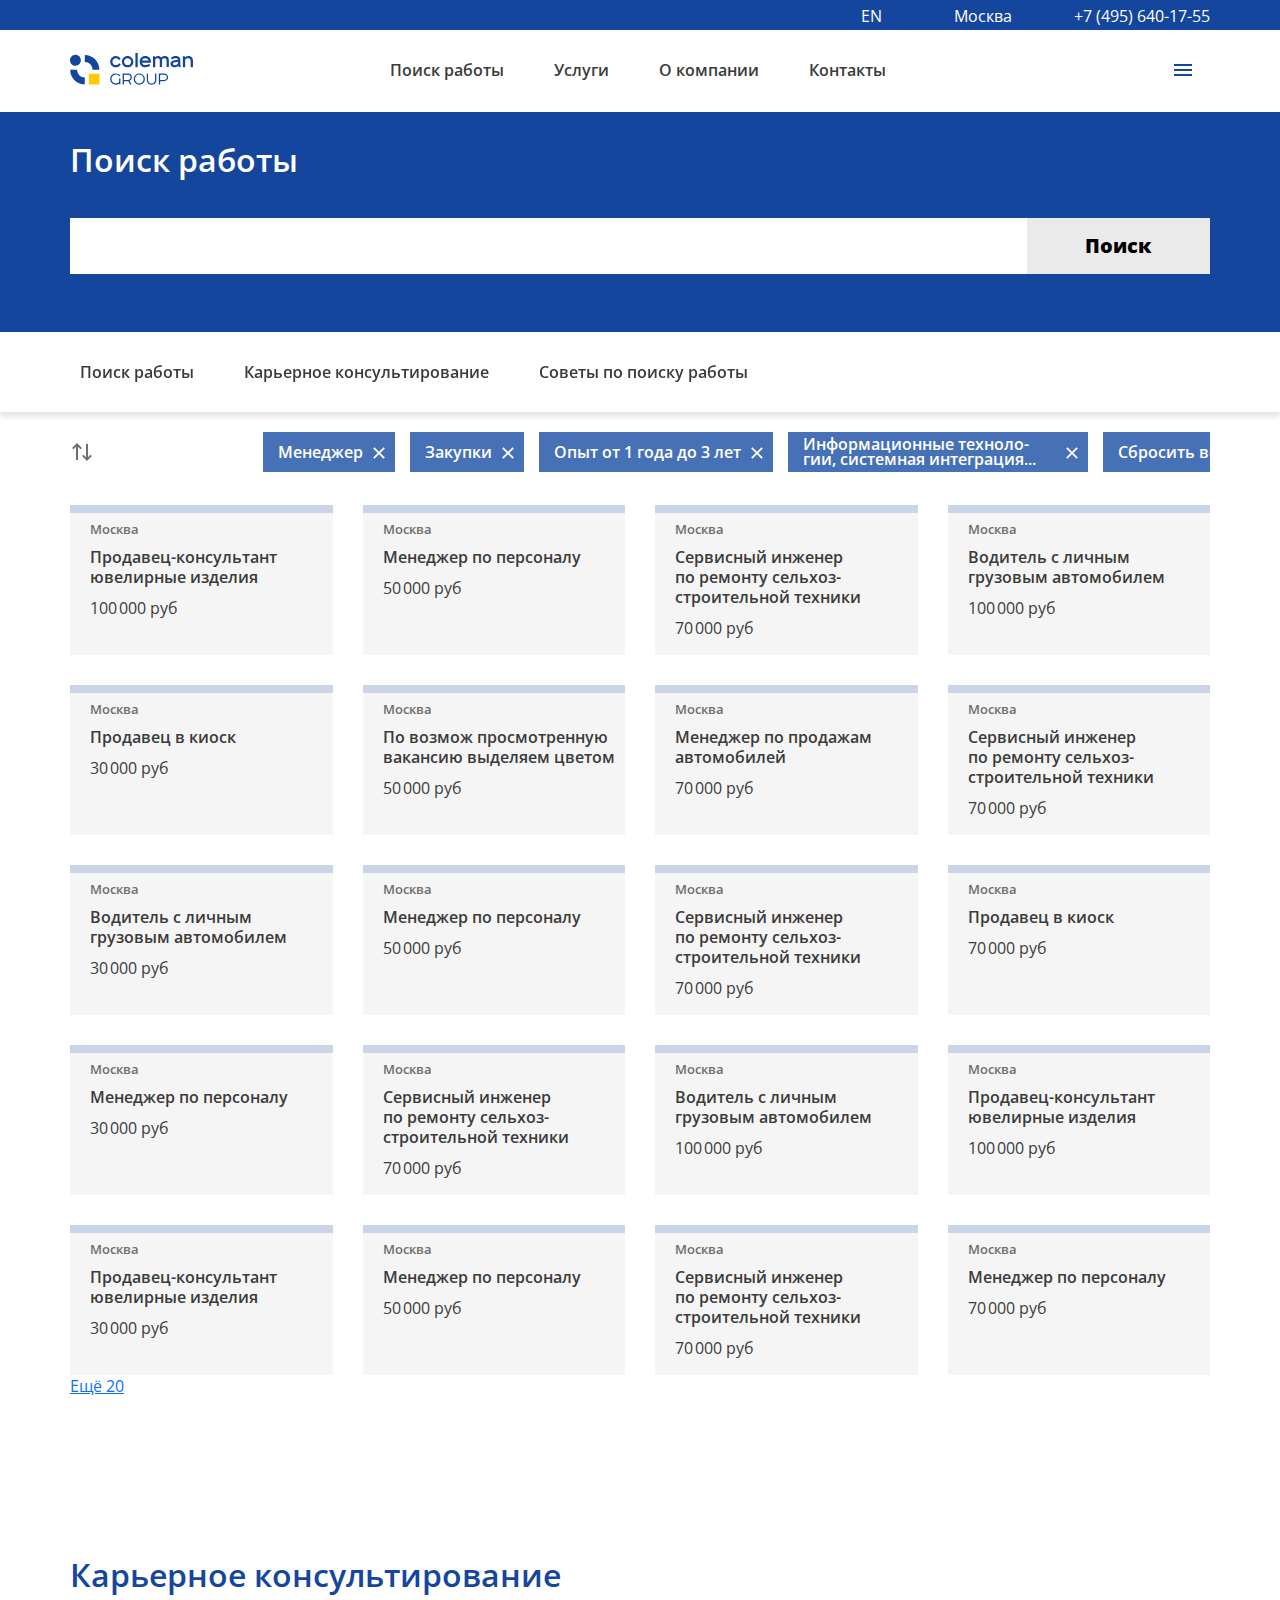
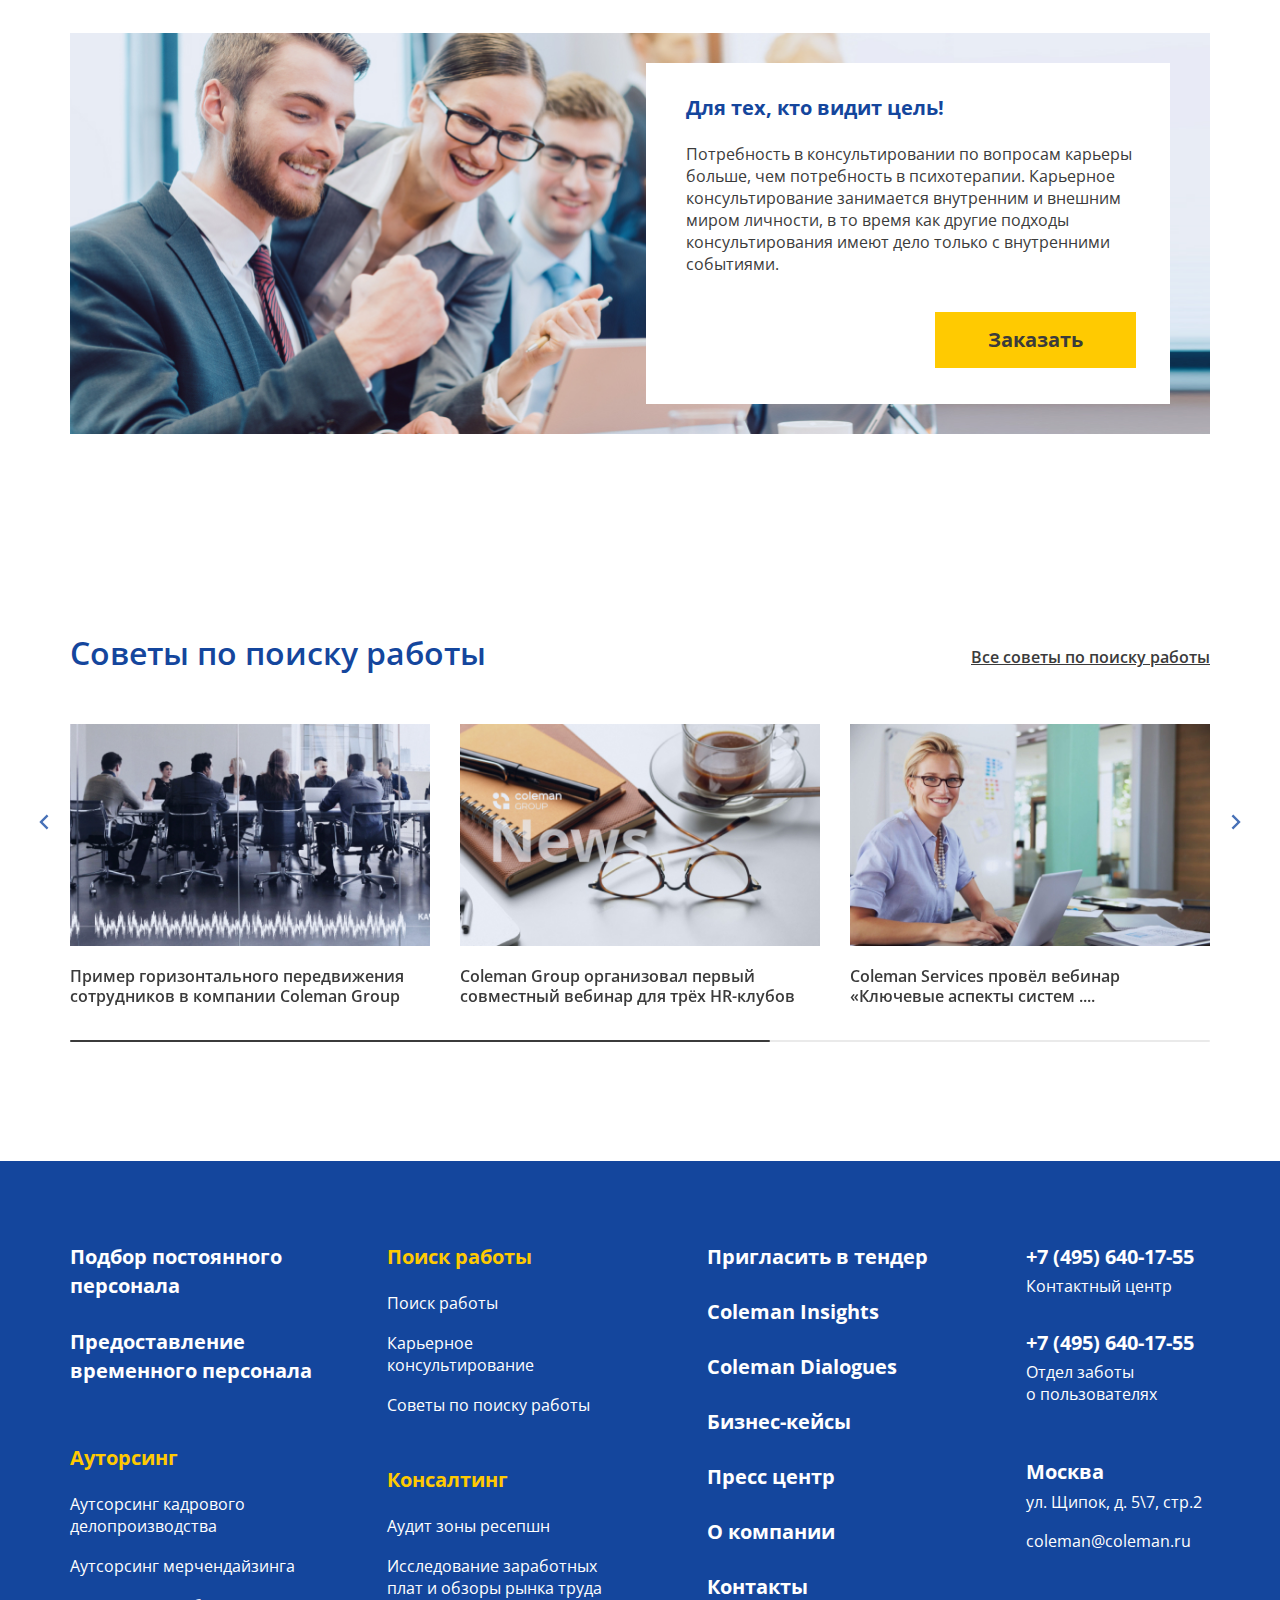
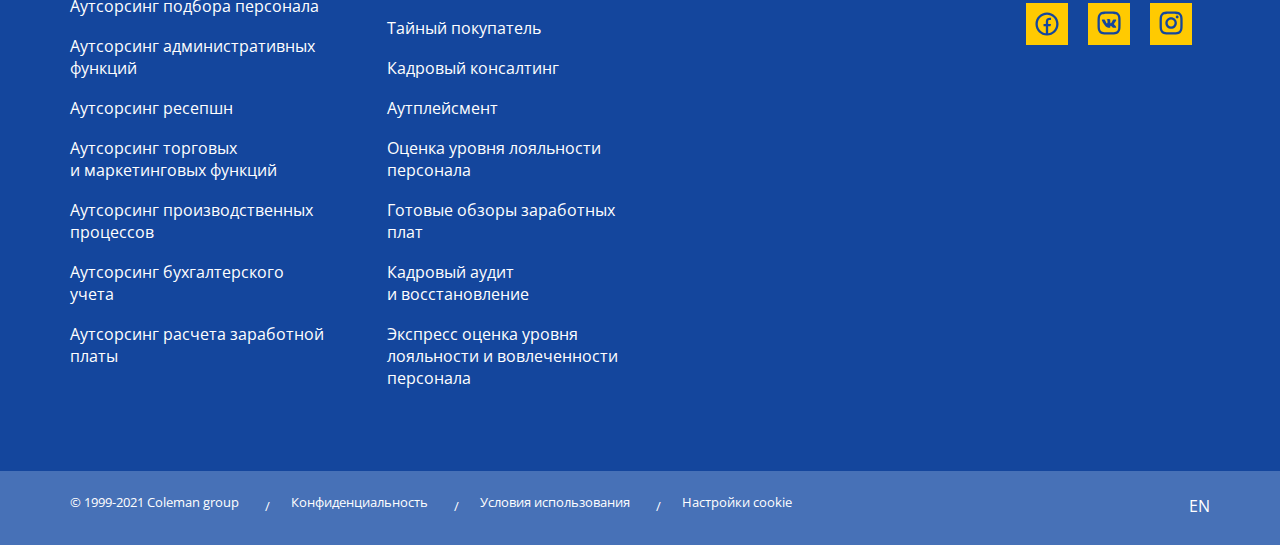
<file: search-work.html>
<!DOCTYPE html>
<html>
<head>
	<!-- <base href="/"> -->
	<meta charset="utf-8">
	<title>Simple Starter</title>
	<meta name="description" content="Simple Starter Description">
	<meta name="viewport" content="width=device-width, initial-scale=1.0, minimum-scale=1.0, maximum-scale=1.0, user-scalable=no">
	<meta property="og:image" content="images/preview.jpg">

	<link rel="icon" href="images/favicon.png">
	<link rel="preconnect" href="https://fonts.googleapis.com">
	<link rel="preconnect" href="https://fonts.gstatic.com" crossorigin>
	<link href="https://fonts.googleapis.com/css2?family=Open+Sans:wght@400;600;700&display=swap" rel="stylesheet">

	<link rel="stylesheet" href="libs/bootstrap/css/bootstrap-reboot.min.css">
	<link rel="stylesheet" href="libs/bootstrap/css/bootstrap-grid.min.css">
	<link rel="stylesheet" href="libs/swiper/swiper-bundle.min.css">
	<link rel="stylesheet" href="css/main.css">
	<link rel="stylesheet" href="css/media.css">

	<script src="libs/jquery/jquery-3.6.0.min.js" defer></script>
	<script src="libs/swiper/swiper-bundle.min.js" defer></script>
	<script src="libs/notifyjs/notify.min.js" defer></script>
	<script src="libs/jQuery.equalHeights/jquery.equalheights.min.js" defer></script>
	<script src="js/common.js" defer></script>
</head>

<body class="page__search-work deep-page">
<div class="page-wrap">

	<div class="overlay"></div>
	<nav class="mmenu">
		<div class="mmenu__top">
			<div class="mmenu__close">
				<svg width="14" height="14" viewBox="0 0 14 14" fill="none" xmlns="http://www.w3.org/2000/svg"><path d="M7.00072 5.58599L11.9507 0.635986L13.3647 2.04999L8.41472 6.99999L13.3647 11.95L11.9507 13.364L7.00072 8.41399L2.05072 13.364L0.636719 11.95L5.58672 6.99999L0.636719 2.04999L2.05072 0.635986L7.00072 5.58599Z" fill="#14469D"/></svg>
			</div>
			<div class="logo">
				<a href="/" class="logo__link">
					<svg width="123" height="34" viewBox="0 0 123 34" fill="none" xmlns="http://www.w3.org/2000/svg"><path fill-rule="evenodd" clip-rule="evenodd" d="M14.7914 1.98915C22.8734 1.98915 29.425 8.56613 29.425 16.679H22.5182C22.5182 12.3952 19.0586 8.92251 14.7913 8.92251L14.7914 1.98915ZM14.7916 31.3691C6.70964 31.3691 0.15804 24.7922 0.15804 16.6792H7.06481C7.06481 20.963 10.5244 24.4359 14.7917 24.4359L14.7916 31.3691ZM0.00275521 7.4659C-0.0919555 4.45017 2.26681 1.92834 5.27111 1.83356C8.27527 1.73877 10.7874 4.10633 10.8819 7.1222C10.9763 10.1379 8.61766 12.6598 5.61335 12.7545C2.60933 12.8493 0.0973207 10.4818 0.00275521 7.4659ZM94.1051 20.5039L89.0935 20.5036C88.92 20.5036 88.8334 20.5905 88.8334 20.7647V31.1867C88.8334 31.3606 88.92 31.4475 89.0935 31.4475H89.8937C90.067 31.4475 90.1537 31.3606 90.1537 31.1867V28.1744H94.0945C95.1413 28.1744 96.2324 27.8059 96.9951 27.07C97.7524 26.3659 98.1353 25.3881 98.1353 24.3592C98.1353 23.3132 97.7468 22.3744 96.9951 21.648C96.1843 20.865 95.2279 20.5039 94.1051 20.5039ZM45.8258 3.05C47.8035 3.05 49.5418 4.07891 50.5386 5.63249C50.6294 5.77336 50.5702 5.90139 50.4811 5.97269L49.1049 7.02523C48.9724 7.12585 48.8312 7.04433 48.7728 6.95524C48.1826 5.93741 47.0839 5.25307 45.8258 5.25307C43.9439 5.25307 42.4181 6.78448 42.4181 8.67389C42.4181 10.563 43.9437 12.0947 45.8258 12.0947C47.0752 12.0947 48.1717 11.422 48.7605 10.4131C48.833 10.2889 48.9662 10.1766 49.1547 10.3223L50.5046 11.3548C50.6161 11.4398 50.6383 11.5562 50.5722 11.6622C49.5848 13.2477 47.8259 14.2979 45.8256 14.2979C42.7315 14.2979 40.2233 11.78 40.2233 8.67403C40.2233 5.56804 42.7317 3.05 45.8258 3.05ZM57.6216 5.25321C59.5719 5.25321 61.1529 6.78463 61.1529 8.67403C61.1529 10.5631 59.5719 12.0949 57.6216 12.0949C55.6713 12.0949 54.0901 10.5633 54.0901 8.67403C54.0901 6.78477 55.6713 5.25321 57.6216 5.25321ZM57.6215 3.05C60.784 3.05 63.3477 5.56789 63.3477 8.67389C63.3477 11.7799 60.784 14.2978 57.6215 14.2978C54.4591 14.2978 51.8954 11.7799 51.8954 8.67389C51.8954 5.56789 54.4591 3.05 57.6215 3.05ZM67.4294 0H65.6894C65.5025 0 65.4092 0.0937631 65.4092 0.281289V13.8561C65.4092 14.0021 65.5196 14.1372 65.6691 14.1372H67.4294C67.6162 14.1372 67.7096 14.0435 67.7096 13.8561V0.281289C67.7096 0.0937631 67.6162 0 67.4294 0ZM75.3206 3.05C78.9591 3.05 80.9523 5.56833 80.9523 8.67389V9.42924C80.9523 9.73794 80.7412 9.71928 80.5596 9.71928H78.5685H72.0419C72.4434 11.1482 73.6712 12.0946 75.2426 12.0946C76.5553 12.0946 77.9068 11.9143 78.9651 11.0289C79.0936 10.9213 79.2045 10.8218 79.3551 11.0156L80.2435 12.2232C80.3377 12.3511 80.2903 12.4944 80.1824 12.5847C79.091 13.537 77.6855 14.2978 75.3209 14.2978C72.0198 14.2978 69.6892 11.7799 69.6892 8.67389C69.6892 5.56789 71.6821 3.05 75.3206 3.05ZM78.4831 7.61085C78.142 6.09766 76.956 5.25321 75.2423 5.25321C73.5167 5.25321 72.37 6.10641 72.0171 7.61085H78.4831ZM82.9527 3.4739V13.8358C82.9527 14.0366 83.0262 14.1372 83.1729 14.1372H85.0132C85.1865 14.1372 85.2731 14.0435 85.2731 13.8561V6.64683C85.8464 5.70963 86.64 5.24125 87.6538 5.24125C88.3339 5.24125 88.8538 5.44205 89.214 5.84379C89.574 6.24538 89.754 6.82079 89.754 7.5706V13.8158C89.754 14.0166 89.8542 14.1172 90.0542 14.1172H91.7744C91.9743 14.1172 92.0744 14.0235 92.0744 13.836V7.53036C92.0744 7.18272 92.0867 6.82429 91.9945 6.48642C92.2879 6.0981 92.6278 5.79013 93.0147 5.5625C93.388 5.34829 93.8482 5.24125 94.3949 5.24125C95.0084 5.24125 95.5219 5.43563 95.9352 5.82352C96.3353 6.21169 96.5354 6.79396 96.5354 7.5706V13.8158C96.5354 14.0166 96.6356 14.1172 96.8356 14.1172H98.5558C98.7757 14.1172 98.8758 14.0432 98.8758 13.8158V7.46999C98.8758 6.7069 98.7625 6.03773 98.5359 5.46217C98.3093 4.89989 98.0092 4.43763 97.6356 4.07658C97.2759 3.7285 96.8221 3.46078 96.2755 3.27325C95.7687 3.09914 95.2287 3.01223 94.6552 3.01223C94.0552 3.01223 93.435 3.14595 92.7949 3.41382C92.1681 3.68155 91.6278 4.08314 91.1745 4.61874C90.8811 4.15007 90.461 3.76175 89.9142 3.45421C89.3808 3.15966 88.7804 3.01238 88.1138 3.01238C86.9404 3.01238 86.0136 3.41397 85.3334 4.2173H85.2134L85.0133 3.43424C84.9733 3.25998 84.8798 3.17293 84.7331 3.17293H83.2927C82.9582 3.17293 82.9527 3.33741 82.9527 3.4739ZM104.437 9.35764L105.832 9.12681L107.957 8.77538V10.6028C107.611 11.0715 107.171 11.4459 106.637 11.7275C106.091 12.0085 105.437 12.1492 104.677 12.1492C104.05 12.1492 103.59 12.0288 103.297 11.7876C102.717 11.3112 102.719 10.4195 103.237 9.9001C103.49 9.64579 103.89 9.46511 104.437 9.35764ZM108.258 12.8719L108.277 12.852H108.378L108.878 14.1171C108.944 14.2911 109.058 14.3446 109.218 14.2777L110.638 13.8158C110.839 13.7867 110.87 13.5828 110.818 13.4142L110.558 12.5707C110.454 12.207 110.391 11.8403 110.338 11.4664C110.298 11.0913 110.278 10.7033 110.278 10.3014V6.80752C110.278 6.12479 110.158 5.54252 109.918 5.06044C109.691 4.59177 109.357 4.20344 108.917 3.89591C108.491 3.60135 108.01 3.38014 107.477 3.23315C106.957 3.09929 106.397 3.03235 105.797 3.03235C104.823 3.03235 103.957 3.16636 103.196 3.43409C102.45 3.70167 101.749 4.08314 101.096 4.57879C100.971 4.7039 100.915 4.89449 101.036 5.04046L101.816 6.14476C101.932 6.28942 102.168 6.30473 102.316 6.20513C102.78 5.90984 103.398 5.61849 103.917 5.46232C104.864 5.16091 106.38 5.09062 107.297 5.52269C107.671 5.6984 107.881 5.97663 107.927 6.35737C107.943 6.49051 107.937 6.63312 107.937 6.76757L104.417 7.22967C103.203 7.39022 102.243 7.78525 101.536 8.41433C100.843 9.03013 100.496 9.85344 100.496 10.8841C100.496 11.393 100.596 11.8551 100.796 12.2698C100.996 12.6983 101.262 13.0599 101.596 13.3545C101.956 13.6757 102.363 13.9099 102.816 14.0572C103.296 14.2177 103.823 14.2982 104.397 14.2982C105.196 14.2982 105.917 14.1778 106.557 13.9367C107.17 13.7091 107.738 13.354 108.258 12.8719ZM112.858 3.47375V13.8559C112.858 14.0433 112.952 14.1371 113.139 14.1371H114.899C115.086 14.1371 115.179 14.0433 115.179 13.8559V6.64668C115.539 6.19157 115.986 5.8435 116.519 5.60245C117.053 5.36141 117.599 5.24096 118.159 5.24096C118.92 5.24096 119.527 5.45517 119.98 5.88345C120.42 6.31202 120.64 6.98805 120.64 7.91168V13.8559C120.64 14.0433 120.727 14.1371 120.9 14.1371H122.66C122.86 14.1371 122.961 14.0433 122.961 13.8559V7.89185C122.961 7.08837 122.847 6.37881 122.62 5.76315C122.196 4.59118 121.379 3.75694 120.2 3.35345C119.613 3.15266 118.973 3.05233 118.279 3.05233C117.117 3.05233 116.04 3.44911 115.179 4.23713H115.059L114.879 3.43395C114.839 3.27325 114.732 3.1929 114.559 3.1929H113.139C112.952 3.1929 112.858 3.28652 112.858 3.47375ZM94.0945 26.9694H90.1537V21.7083H94.0945C94.9748 21.7083 95.6483 21.9626 96.115 22.4714C96.5817 22.9801 96.815 23.6025 96.815 24.3386C96.815 25.0886 96.5817 25.7179 96.115 26.2262C95.6615 26.7216 94.988 26.9694 94.0945 26.9694ZM76.811 20.7445V26.7085C76.811 27.4313 76.9199 28.0868 77.1311 28.6763C77.5571 29.8667 78.4244 30.7874 79.5914 31.2667C80.1651 31.5077 80.825 31.6282 81.5721 31.6282C82.3057 31.6282 82.9721 31.5077 83.5725 31.2667C84.7702 30.7746 85.5973 29.8872 86.0528 28.6763C86.2664 28.0872 86.3728 27.438 86.3728 26.7285V20.7843C86.3728 20.6104 86.2864 20.5235 86.113 20.5235H85.3329C85.1461 20.5235 85.0527 20.6104 85.0527 20.7843V26.6884C85.0527 27.2372 84.9728 27.7393 84.8126 28.1943C84.4846 29.1069 83.9351 29.7624 83.0323 30.1423C82.5788 30.3298 82.0786 30.4236 81.532 30.4236C80.9985 30.4236 80.505 30.3298 80.0519 30.1423C79.1613 29.7793 78.5784 29.053 78.2713 28.1543C78.1114 27.6989 78.0312 27.197 78.0312 26.6481V20.7445C78.0312 20.5703 77.9446 20.4831 77.7712 20.4831H77.0714C76.898 20.4831 76.811 20.5703 76.811 20.7445ZM57.8475 26.9694H53.9065V21.7083H57.8475C58.7276 21.7083 59.4077 21.9626 59.888 22.4714C60.3679 22.9801 60.608 23.6025 60.608 24.3386C60.608 25.1021 60.3679 25.731 59.888 26.2262C59.4077 26.7216 58.7275 26.9694 57.8475 26.9694ZM57.8475 20.5035H57.8876H52.8864C52.7131 20.5035 52.6265 20.5904 52.6265 20.7645V31.1865C52.6265 31.3605 52.7131 31.4474 52.8864 31.4474H53.6867C53.86 31.4474 53.9466 31.3605 53.9466 31.1865V28.1743H57.8876H58.1277C58.2343 28.1743 58.3142 28.1674 58.3675 28.1543L59.968 31.2066C60.0614 31.3673 60.1816 31.4475 60.3283 31.4475H61.2885C61.4453 31.4475 61.5194 31.309 61.4482 31.1665L59.5882 27.8331C60.2816 27.5385 60.8416 27.0762 61.2683 26.4473C61.6818 25.8315 61.8884 25.1221 61.8884 24.3188C61.8884 23.7832 61.7886 23.2811 61.5886 22.8126C61.3884 22.3575 61.1083 21.9557 60.7482 21.6077C60.4015 21.2731 59.975 21.0056 59.4682 20.8043C58.9612 20.6035 58.421 20.5035 57.8475 20.5035ZM50.1458 25.544H49.3857C49.1989 25.544 49.1058 25.6309 49.1058 25.805V28.9174C48.6788 29.3859 48.1986 29.7474 47.6654 30.0019C47.1052 30.2696 46.4919 30.4033 45.8247 30.4033C45.2113 30.4033 44.638 30.2897 44.1045 30.0621C43.5578 29.8346 43.1043 29.5265 42.744 29.1382C42.3576 28.7367 42.0574 28.2682 41.844 27.7327C41.6306 27.2107 41.524 26.6284 41.524 25.9858C41.524 25.343 41.6306 24.7607 41.844 24.2386C42.0574 23.7031 42.3575 23.2347 42.744 22.8331C43.1176 22.4312 43.5642 22.1234 44.0845 21.9092C44.6181 21.6817 45.1913 21.568 45.8047 21.568C46.5383 21.568 47.1985 21.7153 47.7853 22.0098C48.3721 22.3044 48.8786 22.7258 49.3055 23.2748C49.4255 23.4221 49.552 23.4354 49.6855 23.3149L50.2456 22.8331C50.3738 22.7363 50.4096 22.6223 50.3058 22.4915C49.1854 21.099 47.6919 20.403 45.8246 20.403C45.0245 20.403 44.2844 20.5434 43.6041 20.8247C42.924 21.1057 42.3308 21.5008 41.8238 22.0097C41.317 22.518 40.9235 23.114 40.6435 23.7969C40.3636 24.4797 40.2234 25.236 40.2234 26.0658C40.2234 26.869 40.3638 27.612 40.6435 28.2949C40.9235 28.9778 41.317 29.5734 41.8238 30.0821C42.3308 30.5908 42.924 30.9859 43.6041 31.2669C44.2844 31.5481 45.0245 31.6886 45.8246 31.6886C46.4649 31.6886 47.065 31.5879 47.625 31.3874C48.1983 31.1866 48.7186 30.8587 49.1852 30.4033L49.3254 31.2669C49.3475 31.421 49.4701 31.5279 49.6254 31.5279H50.1454C50.3189 31.5279 50.4054 31.441 50.4054 31.2669V25.805C50.4054 25.6309 50.3193 25.544 50.1458 25.544ZM69.3095 21.5487C71.6905 21.5487 73.6206 23.5666 73.6206 26.0556C73.6206 28.545 71.6905 30.5628 69.3095 30.5628C66.9287 30.5628 64.9986 28.545 64.9986 26.0556C64.9986 23.5665 66.9287 21.5487 69.3095 21.5487ZM69.3095 20.4434C66.2218 20.4434 63.7185 22.9562 63.7185 26.0558C63.7185 29.1555 66.2218 31.6683 69.3095 31.6683C72.3974 31.6683 74.9005 29.1555 74.9005 26.0558C74.9005 22.9562 72.3974 20.4434 69.3095 20.4434Z" fill="#14469D"/><path fill-rule="evenodd" clip-rule="evenodd" d="M18.7871 20.6904H29.5031V31.4477H18.7871V20.6904Z" fill="#FFCA01"/></svg>
				</a>
			</div>
		</div>
		<div class="mmenu__content">

			<nav class="menu__services mmenu-dd mmenu__content-menu" data-mmenu="services">
				<div class="mmenu__content_top">
					<a href="#" class="mmenu__content_arrow" data-ddmenu="main">
						<svg width="24" height="24" viewBox="0 0 24 24" fill="none" xmlns="http://www.w3.org/2000/svg"><path d="M4.29289 11.2929C3.90237 11.6834 3.90237 12.3166 4.29289 12.7071L10.6569 19.0711C11.0474 19.4616 11.6805 19.4616 12.0711 19.0711C12.4616 18.6805 12.4616 18.0474 12.0711 17.6569L6.41421 12L12.0711 6.34315C12.4616 5.95262 12.4616 5.31946 12.0711 4.92893C11.6805 4.53841 11.0474 4.53841 10.6569 4.92893L4.29289 11.2929ZM20 11L5 11V13L20 13V11Z" fill="#6E6E6E"/></svg>
					</a>
					<span class="mmenu__content_title">Услуги</span>
				</div>
				<ul class="mmenu__list-small mmenu-ul-offset">
					<li class="mmenu__list-small-item"><a class="mmenu__list-small-link" href="#">Временный персонал</a></li>
					<li class="mmenu__list-small-item"><a class="mmenu__list-small-link" href="#">Постоянный персонал</a></li>
					<li class="mmenu__list-small-item"><a class="mmenu__list-small-link" href="#" data-ddmenu="autsource">Ауторсинг бизнес процессов</a></li>
					<li class="mmenu__list-small-item"><a class="mmenu__list-small-link" href="#" data-ddmenu="consulting">Консалтинг</a></li>
					<li class="mmenu__list-small-item"><a class="mmenu__list-small-link" href="#">Карьерное консультирование</a></li>
				</ul>
				<ul class="mmenu__list-dop mmenu-ul-offset">
					<li class="mmenu__list-dop-item"><a class="mmenu__list-dop-link" href="#">Заказать услугу</a></li>
					<li class="mmenu__list-dop-item"><a class="mmenu__list-dop-link" href="#">Пригласить в тендер</a></li>
				</ul>
			</nav>
			<nav class="menu__services mmenu-dd mmenu__content-menu" data-mmenu="autsource">
				<div class="mmenu__content_top">
					<a href="#" class="mmenu__content_arrow" data-ddmenu="services">
						<svg width="24" height="24" viewBox="0 0 24 24" fill="none" xmlns="http://www.w3.org/2000/svg"><path d="M4.29289 11.2929C3.90237 11.6834 3.90237 12.3166 4.29289 12.7071L10.6569 19.0711C11.0474 19.4616 11.6805 19.4616 12.0711 19.0711C12.4616 18.6805 12.4616 18.0474 12.0711 17.6569L6.41421 12L12.0711 6.34315C12.4616 5.95262 12.4616 5.31946 12.0711 4.92893C11.6805 4.53841 11.0474 4.53841 10.6569 4.92893L4.29289 11.2929ZM20 11L5 11V13L20 13V11Z" fill="#6E6E6E"/></svg>
					</a>
					<span class="mmenu__content_title">Ауторсинг бизнес процессов</span>
				</div>
				<ul class="mmenu__list-small mmenu-ul-offset">
					<li class="mmenu__list-small-item"><a class="mmenu__list-small-link" href="#">Аутсорсинг кадрового делопроизводства</a></li>
					<li class="mmenu__list-small-item"><a class="mmenu__list-small-link" href="#">Аутсорсинг мерчендайзинга</a></li>
					<li class="mmenu__list-small-item"><a class="mmenu__list-small-link" href="#">Аутсорсинг подбора персонала</a></li>
					<li class="mmenu__list-small-item"><a class="mmenu__list-small-link" href="#">Аутсорсинг административных функций</a></li>
					<li class="mmenu__list-small-item"><a class="mmenu__list-small-link" href="#">Аутсорсинг ресепшн</a></li>
					<li class="mmenu__list-small-item"><a class="mmenu__list-small-link" href="#">Аутсорсинг торговых и маркетинговых функций</a></li>
					<li class="mmenu__list-small-item"><a class="mmenu__list-small-link" href="#">Аутсорсинг производственных процессов</a></li>
					<li class="mmenu__list-small-item"><a class="mmenu__list-small-link" href="#">Аутсорсинг бухгалтерского учета</a></li>
					<li class="mmenu__list-small-item"><a class="mmenu__list-small-link" href="#">Аутсорсинг расчета заработной платы</a></li>
				</ul>
				<ul class="mmenu__list-dop mmenu-ul-offset">
					<li class="mmenu__list-dop-item"><a class="mmenu__list-dop-link" href="#">Заказать услугу</a></li>
					<li class="mmenu__list-dop-item"><a class="mmenu__list-dop-link" href="#">Пригласить в тендер</a></li>
				</ul>
			</nav>
			<nav class="menu__services mmenu-dd mmenu__content-menu" data-mmenu="consulting">
				<div class="mmenu__content_top">
					<a href="#" class="mmenu__content_arrow" data-ddmenu="services">
						<svg width="24" height="24" viewBox="0 0 24 24" fill="none" xmlns="http://www.w3.org/2000/svg"><path d="M4.29289 11.2929C3.90237 11.6834 3.90237 12.3166 4.29289 12.7071L10.6569 19.0711C11.0474 19.4616 11.6805 19.4616 12.0711 19.0711C12.4616 18.6805 12.4616 18.0474 12.0711 17.6569L6.41421 12L12.0711 6.34315C12.4616 5.95262 12.4616 5.31946 12.0711 4.92893C11.6805 4.53841 11.0474 4.53841 10.6569 4.92893L4.29289 11.2929ZM20 11L5 11V13L20 13V11Z" fill="#6E6E6E"/></svg>
					</a>
					<span class="mmenu__content_title">Консалтинг</span>
				</div>
				<ul class="mmenu__list-small mmenu-ul-offset">
					<li class="mmenu__list-small-item"><a class="mmenu__list-small-link" href="#">Аудит зоны ресепшн</a></li>
					<li class="mmenu__list-small-item"><a class="mmenu__list-small-link" href="#">Исследование заработных плат и обзоры рынка труда</a></li>
					<li class="mmenu__list-small-item"><a class="mmenu__list-small-link" href="#">Тайный покупатель</a></li>
					<li class="mmenu__list-small-item"><a class="mmenu__list-small-link" href="#">Кадровый консалтинг</a></li>
					<li class="mmenu__list-small-item"><a class="mmenu__list-small-link" href="#">Аутплейсмент</a></li>
					<li class="mmenu__list-small-item"><a class="mmenu__list-small-link" href="#">Оценка уровня лояльности персонала</a></li>
					<li class="mmenu__list-small-item"><a class="mmenu__list-small-link" href="#">Готовые обзоры заработных плат</a></li>
					<li class="mmenu__list-small-item"><a class="mmenu__list-small-link" href="#">Кадровый аудит и восстановление</a></li>
					<li class="mmenu__list-small-item"><a class="mmenu__list-small-link" href="#">Экспресс-оценка уровня лояльности и вовлеченности персонала</a></li>
				</ul>
				<ul class="mmenu__list-dop mmenu-ul-offset">
					<li class="mmenu__list-dop-item"><a class="mmenu__list-dop-link" href="#">Заказать услугу</a></li>
					<li class="mmenu__list-dop-item"><a class="mmenu__list-dop-link" href="#">Пригласить в тендер</a></li>
				</ul>
			</nav>
			<nav class="menu__services mmenu-dd mmenu__content-menu" data-mmenu="projects">
				<div class="mmenu__content_top">
					<a href="#" class="mmenu__content_arrow" data-ddmenu="main">
						<svg width="24" height="24" viewBox="0 0 24 24" fill="none" xmlns="http://www.w3.org/2000/svg"><path d="M4.29289 11.2929C3.90237 11.6834 3.90237 12.3166 4.29289 12.7071L10.6569 19.0711C11.0474 19.4616 11.6805 19.4616 12.0711 19.0711C12.4616 18.6805 12.4616 18.0474 12.0711 17.6569L6.41421 12L12.0711 6.34315C12.4616 5.95262 12.4616 5.31946 12.0711 4.92893C11.6805 4.53841 11.0474 4.53841 10.6569 4.92893L4.29289 11.2929ZM20 11L5 11V13L20 13V11Z" fill="#6E6E6E"/></svg>
					</a>
					<span class="mmenu__content_title">Проекты</span>
				</div>
				<ul class="mmenu__list-small mmenu-ul-offset">
					<li class="mmenu__list-small-item"><a class="mmenu__list-small-link" href="#">Coleman dialogues</a></li>
					<li class="mmenu__list-small-item"><a class="mmenu__list-small-link" href="#">Coleman insights</a></li>
					<li class="mmenu__list-small-item"><a class="mmenu__list-small-link" href="#">Бизнес завтраки</a></li>
					<li class="mmenu__list-small-item"><a class="mmenu__list-small-link" href="#">Coleman hospitality</a></li>
					<li class="mmenu__list-small-item"><a class="mmenu__list-small-link" href="#">Avancebox</a></li>
					<li class="mmenu__list-small-item"><a class="mmenu__list-small-link" href="#">Coleman HR Analytical service</a></li>
				</ul>
			</nav>

			<nav class="menu__main mmenu__content-menu" data-mmenu="main">
				<ul class="mmenu__list-main">
					<li class="mmenu__list-main-item"><a class="mmenu__list-main-link" href="#" data-ddmenu="services">Услуги</a></li>
					<li class="mmenu__list-main-item"><a class="mmenu__list-main-link" href="#" data-ddmenu="projects">Проекты</a></li>
					<li class="mmenu__list-main-item"><a class="mmenu__list-main-link" href="#">Поиск работы</a></li>
				</ul>
				<ul class="mmenu__list-small">
					<li class="mmenu__list-small-item"><a class="mmenu__list-small-link" href="#">Бизнес-кейсы</a></li>
					<li class="mmenu__list-small-item"><a class="mmenu__list-small-link" href="#">Пресс-центр</a></li>
					<li class="mmenu__list-small-item"><a class="mmenu__list-small-link" href="#">О компании</a></li>
					<li class="mmenu__list-small-item"><a class="mmenu__list-small-link" href="#">Контакты</a></li>
				</ul>
				<ul class="mmenu__list-dop">
					<li class="mmenu__list-dop-item"><a class="mmenu__list-dop-link" href="#">Заказать услугу</a></li>
					<li class="mmenu__list-dop-item"><a class="mmenu__list-dop-link" href="#">Пригласить в тендер</a></li>
				</ul>
			</nav>

		</div>
	</nav>

	<div class="mm-slide lang" data-side="lang">
		<div class="mm-slide__top">
			<span class="mm-slide__title">Выберите язык</span>
			<div class="mm-slide__close">
				<svg width="14" height="14" viewBox="0 0 14 14" fill="none" xmlns="http://www.w3.org/2000/svg"><path d="M7.00072 5.58599L11.9507 0.635986L13.3647 2.04999L8.41472 6.99999L13.3647 11.95L11.9507 13.364L7.00072 8.41399L2.05072 13.364L0.636719 11.95L5.58672 6.99999L0.636719 2.04999L2.05072 0.635986L7.00072 5.58599Z" fill="#14469D"/></svg>
			</div>
		</div>
		<div class="mm-slide__content">
			<div class="mm-slide__list">
				<label class="mm-slide__item">
					<div class="mm-slide__item_title">Русский</div>
					<div class="mm-checkbox">
						<input type="radio" name="lang" value="ru" checked>
						<span class="mm-checkbox__checkbox"></span>
					</div>
				</label>
				<label class="mm-slide__item">
					<div class="mm-slide__item_title">Английский</div>
					<div class="mm-checkbox">
						<input type="radio" name="lang" value="en">
						<span class="mm-checkbox__checkbox"></span>
					</div>
				</label>
			</div>
		</div>
		<div class="mm-slide__bottom">
			<div class="mm-slide__btn btn">Применить</div>
		</div>
	</div>
	<div class="mm-slide city" data-side="city">
		<div class="mm-slide__top">
			<span class="mm-slide__title">Выберите регион</span>
			<div class="mm-slide__close">
				<svg width="14" height="14" viewBox="0 0 14 14" fill="none" xmlns="http://www.w3.org/2000/svg"><path d="M7.00072 5.58599L11.9507 0.635986L13.3647 2.04999L8.41472 6.99999L13.3647 11.95L11.9507 13.364L7.00072 8.41399L2.05072 13.364L0.636719 11.95L5.58672 6.99999L0.636719 2.04999L2.05072 0.635986L7.00072 5.58599Z" fill="#14469D"/></svg>
			</div>
		</div>
		<div class="mm-slide__content">
			<div class="mm-slide__list">
				<label class="mm-slide__item">
					<div class="mm-slide__item_title">Москва</div>
					<div class="mm-checkbox">
						<input type="radio" name="city" value="mos" checked>
						<span class="mm-checkbox__checkbox"></span>
					</div>
				</label>
				<label class="mm-slide__item">
					<div class="mm-slide__item_title">Санкт Питербург</div>
					<div class="mm-checkbox">
						<input type="radio" name="city" value="piter">
						<span class="mm-checkbox__checkbox"></span>
					</div>
				</label>
				<label class="mm-slide__item">
					<div class="mm-slide__item_title">Нижний новгород</div>
					<div class="mm-checkbox">
						<input type="radio" name="city" value="novgorod">
						<span class="mm-checkbox__checkbox"></span>
					</div>
				</label>
			</div>
		</div>
		<div class="mm-slide__bottom">
			<div class="mm-slide__btn btn">Применить</div>
		</div>
	</div>

	<div class="mm-slide filter" data-side="filter">
		<div class="mm-slide__top">
			<span class="mm-slide__title">Фильтр</span>
			<div class="mm-slide__close">
				<svg width="14" height="14" viewBox="0 0 14 14" fill="none" xmlns="http://www.w3.org/2000/svg"><path d="M7.00072 5.58599L11.9507 0.635986L13.3647 2.04999L8.41472 6.99999L13.3647 11.95L11.9507 13.364L7.00072 8.41399L2.05072 13.364L0.636719 11.95L5.58672 6.99999L0.636719 2.04999L2.05072 0.635986L7.00072 5.58599Z" fill="#14469D"/></svg>
			</div>
		</div>
		<div class="mm-slide__content">
			<div class="mm-slide__list">
				<div class="mm-slide-tab">

					<div class="mm-slide-tab__item">
						<div class="mm-slide-tab__top">
							<span class="mm-slide-tab__top-title">Профессия / должность</span>
							<span class="mm-slide-tab__top-icon">
								<svg width="24" height="24" viewBox="0 0 24 24" fill="none" xmlns="http://www.w3.org/2000/svg"><g clip-path="url(#clip0_1258_10167)"><path d="M12.1293 13.2378L17.9043 7.46277L19.5539 9.11244L12.1293 16.5371L4.70459 9.11244L6.35426 7.46278L12.1293 13.2378Z" fill="#6E6E6E"/></g><defs><clipPath id="clip0_1258_10167"><rect width="24" height="24" fill="white" transform="translate(24 24) rotate(-180)"/></clipPath></defs></svg>
							</span>
						</div>
						<div class="mm-slide-tab__content">
							<label class="mm-slide-tab__checkbox">
								<span class="mm-slide-tab__checkbox-text">Все (333)</span>
								<input type="checkbox" name="filter" value="all">
								<span class="mm-slide-tab__checkbox-checkbox"></span>
							</label>
							<label class="mm-slide-tab__checkbox">
								<span class="mm-slide-tab__checkbox-text">Автомобильный бизнес (15)</span>
								<input type="checkbox" name="filter" value="auto-bussines">
								<span class="mm-slide-tab__checkbox-checkbox"></span>
							</label>
							<label class="mm-slide-tab__checkbox">
								<span class="mm-slide-tab__checkbox-text">Государственные организации (15)</span>
								<input type="checkbox" name="filter" value="gos-organizacii">
								<span class="mm-slide-tab__checkbox-checkbox"></span>
							</label>
							<label class="mm-slide-tab__checkbox">
								<span class="mm-slide-tab__checkbox-text">Добывающая отрасль (115)</span>
								<input type="checkbox" name="filter" value="dobivayshaya-otrasl">
								<span class="mm-slide-tab__checkbox-checkbox"></span>
							</label>
							<label class="mm-slide-tab__checkbox">
								<span class="mm-slide-tab__checkbox-text">Информационные технологии, системная интеграция, интернет (135)</span>
								<input type="checkbox" name="filter" value="info-tehnology-sistem-inegracii">
								<span class="mm-slide-tab__checkbox-checkbox"></span>
							</label>
							<a href="#" class="mm-slide-tab__more">ещё 5</a>
						</div>
					</div>
					<div class="mm-slide-tab__item">
						<div class="mm-slide-tab__top">
							<span class="mm-slide-tab__top-title">Тип занятости</span>
							<span class="mm-slide-tab__top-icon">
								<svg width="24" height="24" viewBox="0 0 24 24" fill="none" xmlns="http://www.w3.org/2000/svg"><g clip-path="url(#clip0_1258_10167)"><path d="M12.1293 13.2378L17.9043 7.46277L19.5539 9.11244L12.1293 16.5371L4.70459 9.11244L6.35426 7.46278L12.1293 13.2378Z" fill="#6E6E6E"/></g><defs><clipPath id="clip0_1258_10167"><rect width="24" height="24" fill="white" transform="translate(24 24) rotate(-180)"/></clipPath></defs></svg>
							</span>
						</div>
						<div class="mm-slide-tab__content">
							<label class="mm-slide-tab__checkbox">
								<span class="mm-slide-tab__checkbox-text">Все (333)</span>
								<input type="checkbox" name="filter" value="all">
								<span class="mm-slide-tab__checkbox-checkbox"></span>
							</label>
							<label class="mm-slide-tab__checkbox">
								<span class="mm-slide-tab__checkbox-text">Автомобильный бизнес (15)</span>
								<input type="checkbox" name="filter" value="auto-bussines">
								<span class="mm-slide-tab__checkbox-checkbox"></span>
							</label>
							<label class="mm-slide-tab__checkbox">
								<span class="mm-slide-tab__checkbox-text">Государственные организации (15)</span>
								<input type="checkbox" name="filter" value="gos-organizacii">
								<span class="mm-slide-tab__checkbox-checkbox"></span>
							</label>
							<label class="mm-slide-tab__checkbox">
								<span class="mm-slide-tab__checkbox-text">Добывающая отрасль (115)</span>
								<input type="checkbox" name="filter" value="dobivayshaya-otrasl">
								<span class="mm-slide-tab__checkbox-checkbox"></span>
							</label>
							<label class="mm-slide-tab__checkbox">
								<span class="mm-slide-tab__checkbox-text">Информационные технологии, системная интеграция, интернет (135)</span>
								<input type="checkbox" name="filter" value="info-tehnology-sistem-inegracii">
								<span class="mm-slide-tab__checkbox-checkbox"></span>
							</label>
							<span class="mm-slide-tab__more">ещё 5</span>
						</div>
					</div>
					<div class="mm-slide-tab__item">
						<div class="mm-slide-tab__top">
							<span class="mm-slide-tab__top-title">Требуемый опыт работы</span>
							<span class="mm-slide-tab__top-icon">
								<svg width="24" height="24" viewBox="0 0 24 24" fill="none" xmlns="http://www.w3.org/2000/svg"><g clip-path="url(#clip0_1258_10167)"><path d="M12.1293 13.2378L17.9043 7.46277L19.5539 9.11244L12.1293 16.5371L4.70459 9.11244L6.35426 7.46278L12.1293 13.2378Z" fill="#6E6E6E"/></g><defs><clipPath id="clip0_1258_10167"><rect width="24" height="24" fill="white" transform="translate(24 24) rotate(-180)"/></clipPath></defs></svg>
							</span>
						</div>
						<div class="mm-slide-tab__content">
							<label class="mm-slide-tab__checkbox">
								<span class="mm-slide-tab__checkbox-text">Все (333)</span>
								<input type="checkbox" name="filter" value="all">
								<span class="mm-slide-tab__checkbox-checkbox"></span>
							</label>
							<label class="mm-slide-tab__checkbox">
								<span class="mm-slide-tab__checkbox-text">Автомобильный бизнес (15)</span>
								<input type="checkbox" name="filter" value="auto-bussines">
								<span class="mm-slide-tab__checkbox-checkbox"></span>
							</label>
							<label class="mm-slide-tab__checkbox">
								<span class="mm-slide-tab__checkbox-text">Государственные организации (15)</span>
								<input type="checkbox" name="filter" value="gos-organizacii">
								<span class="mm-slide-tab__checkbox-checkbox"></span>
							</label>
							<label class="mm-slide-tab__checkbox">
								<span class="mm-slide-tab__checkbox-text">Добывающая отрасль (115)</span>
								<input type="checkbox" name="filter" value="dobivayshaya-otrasl">
								<span class="mm-slide-tab__checkbox-checkbox"></span>
							</label>
							<label class="mm-slide-tab__checkbox">
								<span class="mm-slide-tab__checkbox-text">Информационные технологии, системная интеграция, интернет (135)</span>
								<input type="checkbox" name="filter" value="info-tehnology-sistem-inegracii">
								<span class="mm-slide-tab__checkbox-checkbox"></span>
							</label>
							<span class="mm-slide-tab__more">ещё 5</span>
						</div>
					</div>
					<div class="mm-slide-tab__item">
						<div class="mm-slide-tab__top">
							<span class="mm-slide-tab__top-title">Сектор рынка</span>
							<span class="mm-slide-tab__top-icon">
								<svg width="24" height="24" viewBox="0 0 24 24" fill="none" xmlns="http://www.w3.org/2000/svg"><g clip-path="url(#clip0_1258_10167)"><path d="M12.1293 13.2378L17.9043 7.46277L19.5539 9.11244L12.1293 16.5371L4.70459 9.11244L6.35426 7.46278L12.1293 13.2378Z" fill="#6E6E6E"/></g><defs><clipPath id="clip0_1258_10167"><rect width="24" height="24" fill="white" transform="translate(24 24) rotate(-180)"/></clipPath></defs></svg>
							</span>
						</div>
						<div class="mm-slide-tab__content">
							<label class="mm-slide-tab__checkbox">
								<span class="mm-slide-tab__checkbox-text">Все (333)</span>
								<input type="checkbox" name="filter" value="all">
								<span class="mm-slide-tab__checkbox-checkbox"></span>
							</label>
							<label class="mm-slide-tab__checkbox">
								<span class="mm-slide-tab__checkbox-text">Автомобильный бизнес (15)</span>
								<input type="checkbox" name="filter" value="auto-bussines">
								<span class="mm-slide-tab__checkbox-checkbox"></span>
							</label>
							<label class="mm-slide-tab__checkbox">
								<span class="mm-slide-tab__checkbox-text">Государственные организации (15)</span>
								<input type="checkbox" name="filter" value="gos-organizacii">
								<span class="mm-slide-tab__checkbox-checkbox"></span>
							</label>
							<label class="mm-slide-tab__checkbox">
								<span class="mm-slide-tab__checkbox-text">Добывающая отрасль (115)</span>
								<input type="checkbox" name="filter" value="dobivayshaya-otrasl">
								<span class="mm-slide-tab__checkbox-checkbox"></span>
							</label>
							<label class="mm-slide-tab__checkbox">
								<span class="mm-slide-tab__checkbox-text">Информационные технологии, системная интеграция, интернет (135)</span>
								<input type="checkbox" name="filter" value="info-tehnology-sistem-inegracii">
								<span class="mm-slide-tab__checkbox-checkbox"></span>
							</label>
							<a href="#" class="mm-slide-tab__more">ещё 5</a>
						</div>
					</div>

				</div>
			</div>
		</div>
		<div class="mm-slide__bottom">
			<div class="mm-slide__bottom-wrap">
				<div class="mm-slide__btn btn btn-reset">Сбросить все</div>
				<div class="mm-slide__btn btn btn-access">Показать (235)</div>
			</div>
		</div>
	</div>
	<div class="mm-slide filter" data-side="sort">
		<div class="mm-slide__top">
			<span class="mm-slide__title">Сортировка</span>
			<div class="mm-slide__close">
				<svg width="14" height="14" viewBox="0 0 14 14" fill="none" xmlns="http://www.w3.org/2000/svg"><path d="M7.00072 5.58599L11.9507 0.635986L13.3647 2.04999L8.41472 6.99999L13.3647 11.95L11.9507 13.364L7.00072 8.41399L2.05072 13.364L0.636719 11.95L5.58672 6.99999L0.636719 2.04999L2.05072 0.635986L7.00072 5.58599Z" fill="#14469D"/></svg>
			</div>
		</div>
		<div class="mm-slide__content">
			<div class="mm-slide__list">
				<label class="mm-slide__item">
					<div class="mm-slide__item_title">По дате</div>
					<div class="mm-checkbox">
						<input type="radio" name="sort" value="date" checked>
						<span class="mm-checkbox__checkbox"></span>
					</div>
				</label>
				<label class="mm-slide__item">
					<div class="mm-slide__item_title">По убыванию зарплат</div>
					<div class="mm-checkbox">
						<input type="radio" name="sort" value="date">
						<span class="mm-checkbox__checkbox"></span>
					</div>
				</label>
				<label class="mm-slide__item">
					<div class="mm-slide__item_title">По возрастанию зарплат</div>
					<div class="mm-checkbox">
						<input type="radio" name="sort" value="date">
						<span class="mm-checkbox__checkbox"></span>
					</div>
				</label>
				<label class="mm-slide__item">
					<div class="mm-slide__item_title">По соответствию</div>
					<div class="mm-checkbox">
						<input type="radio" name="sort" value="date">
						<span class="mm-checkbox__checkbox"></span>
					</div>
				</label>
			</div>
		</div>
		<div class="mm-slide__bottom">
			<div class="mm-slide__bottom-wrap">
				<div class="mm-slide__btn btn btn-reset">Сбросить все</div>
				<div class="mm-slide__btn btn btn-access">Показать (235)</div>
			</div>
		</div>
	</div>

	<div class="top-line">
		<div class="container">
			<div class="row">
				<div class="top-line__lang col-xl-1 offset-xl-8 col-lg-1 offset-lg-3 col-md-1 col-4">
					<span class="change-lang" data-event="lang">EN</span>
				</div>
				<div class="top-line__city col-xl-1 col-lg-2 offset-lg-0 col-md-2 offset-md-4 col-8">
					<span class="change-city" data-event="city">Москва</span>
				</div>
				<div class="top-line__phone col-xl-2 col-lg-3">
					<span data-copy>+7 (495) 640-17-55</span>
				</div>
			</div>
		</div>
	</div>
	<div class="main-line invert">
		<div class="container">
			<div class="row">
				<div class="main-line__logo col-xxl-2 col-lg-2 col-md-3 col-sm-3 col-8">
					<a href="/" class="logo">
							<svg width="123" height="34" viewBox="0 0 123 34" fill="none" xmlns="http://www.w3.org/2000/svg"><path fill-rule="evenodd" clip-rule="evenodd" d="M14.7914 1.98915C22.8734 1.98915 29.425 8.56613 29.425 16.679H22.5182C22.5182 12.3952 19.0586 8.92251 14.7913 8.92251L14.7914 1.98915ZM14.7916 31.3691C6.70964 31.3691 0.15804 24.7922 0.15804 16.6792H7.06481C7.06481 20.963 10.5244 24.4359 14.7917 24.4359L14.7916 31.3691ZM0.00275521 7.4659C-0.0919555 4.45017 2.26681 1.92834 5.27111 1.83356C8.27527 1.73877 10.7874 4.10633 10.8819 7.1222C10.9763 10.1379 8.61766 12.6598 5.61335 12.7545C2.60933 12.8493 0.0973207 10.4818 0.00275521 7.4659ZM94.1051 20.5039L89.0935 20.5036C88.92 20.5036 88.8334 20.5905 88.8334 20.7647V31.1867C88.8334 31.3606 88.92 31.4475 89.0935 31.4475H89.8937C90.067 31.4475 90.1537 31.3606 90.1537 31.1867V28.1744H94.0945C95.1413 28.1744 96.2324 27.8059 96.9951 27.07C97.7524 26.3659 98.1353 25.3881 98.1353 24.3592C98.1353 23.3132 97.7468 22.3744 96.9951 21.648C96.1843 20.865 95.2279 20.5039 94.1051 20.5039ZM45.8258 3.05C47.8035 3.05 49.5418 4.07891 50.5386 5.63249C50.6294 5.77336 50.5702 5.90139 50.4811 5.97269L49.1049 7.02523C48.9724 7.12585 48.8312 7.04433 48.7728 6.95524C48.1826 5.93741 47.0839 5.25307 45.8258 5.25307C43.9439 5.25307 42.4181 6.78448 42.4181 8.67389C42.4181 10.563 43.9437 12.0947 45.8258 12.0947C47.0752 12.0947 48.1717 11.422 48.7605 10.4131C48.833 10.2889 48.9662 10.1766 49.1547 10.3223L50.5046 11.3548C50.6161 11.4398 50.6383 11.5562 50.5722 11.6622C49.5848 13.2477 47.8259 14.2979 45.8256 14.2979C42.7315 14.2979 40.2233 11.78 40.2233 8.67403C40.2233 5.56804 42.7317 3.05 45.8258 3.05ZM57.6216 5.25321C59.5719 5.25321 61.1529 6.78463 61.1529 8.67403C61.1529 10.5631 59.5719 12.0949 57.6216 12.0949C55.6713 12.0949 54.0901 10.5633 54.0901 8.67403C54.0901 6.78477 55.6713 5.25321 57.6216 5.25321ZM57.6215 3.05C60.784 3.05 63.3477 5.56789 63.3477 8.67389C63.3477 11.7799 60.784 14.2978 57.6215 14.2978C54.4591 14.2978 51.8954 11.7799 51.8954 8.67389C51.8954 5.56789 54.4591 3.05 57.6215 3.05ZM67.4294 0H65.6894C65.5025 0 65.4092 0.0937631 65.4092 0.281289V13.8561C65.4092 14.0021 65.5196 14.1372 65.6691 14.1372H67.4294C67.6162 14.1372 67.7096 14.0435 67.7096 13.8561V0.281289C67.7096 0.0937631 67.6162 0 67.4294 0ZM75.3206 3.05C78.9591 3.05 80.9523 5.56833 80.9523 8.67389V9.42924C80.9523 9.73794 80.7412 9.71928 80.5596 9.71928H78.5685H72.0419C72.4434 11.1482 73.6712 12.0946 75.2426 12.0946C76.5553 12.0946 77.9068 11.9143 78.9651 11.0289C79.0936 10.9213 79.2045 10.8218 79.3551 11.0156L80.2435 12.2232C80.3377 12.3511 80.2903 12.4944 80.1824 12.5847C79.091 13.537 77.6855 14.2978 75.3209 14.2978C72.0198 14.2978 69.6892 11.7799 69.6892 8.67389C69.6892 5.56789 71.6821 3.05 75.3206 3.05ZM78.4831 7.61085C78.142 6.09766 76.956 5.25321 75.2423 5.25321C73.5167 5.25321 72.37 6.10641 72.0171 7.61085H78.4831ZM82.9527 3.4739V13.8358C82.9527 14.0366 83.0262 14.1372 83.1729 14.1372H85.0132C85.1865 14.1372 85.2731 14.0435 85.2731 13.8561V6.64683C85.8464 5.70963 86.64 5.24125 87.6538 5.24125C88.3339 5.24125 88.8538 5.44205 89.214 5.84379C89.574 6.24538 89.754 6.82079 89.754 7.5706V13.8158C89.754 14.0166 89.8542 14.1172 90.0542 14.1172H91.7744C91.9743 14.1172 92.0744 14.0235 92.0744 13.836V7.53036C92.0744 7.18272 92.0867 6.82429 91.9945 6.48642C92.2879 6.0981 92.6278 5.79013 93.0147 5.5625C93.388 5.34829 93.8482 5.24125 94.3949 5.24125C95.0084 5.24125 95.5219 5.43563 95.9352 5.82352C96.3353 6.21169 96.5354 6.79396 96.5354 7.5706V13.8158C96.5354 14.0166 96.6356 14.1172 96.8356 14.1172H98.5558C98.7757 14.1172 98.8758 14.0432 98.8758 13.8158V7.46999C98.8758 6.7069 98.7625 6.03773 98.5359 5.46217C98.3093 4.89989 98.0092 4.43763 97.6356 4.07658C97.2759 3.7285 96.8221 3.46078 96.2755 3.27325C95.7687 3.09914 95.2287 3.01223 94.6552 3.01223C94.0552 3.01223 93.435 3.14595 92.7949 3.41382C92.1681 3.68155 91.6278 4.08314 91.1745 4.61874C90.8811 4.15007 90.461 3.76175 89.9142 3.45421C89.3808 3.15966 88.7804 3.01238 88.1138 3.01238C86.9404 3.01238 86.0136 3.41397 85.3334 4.2173H85.2134L85.0133 3.43424C84.9733 3.25998 84.8798 3.17293 84.7331 3.17293H83.2927C82.9582 3.17293 82.9527 3.33741 82.9527 3.4739ZM104.437 9.35764L105.832 9.12681L107.957 8.77538V10.6028C107.611 11.0715 107.171 11.4459 106.637 11.7275C106.091 12.0085 105.437 12.1492 104.677 12.1492C104.05 12.1492 103.59 12.0288 103.297 11.7876C102.717 11.3112 102.719 10.4195 103.237 9.9001C103.49 9.64579 103.89 9.46511 104.437 9.35764ZM108.258 12.8719L108.277 12.852H108.378L108.878 14.1171C108.944 14.2911 109.058 14.3446 109.218 14.2777L110.638 13.8158C110.839 13.7867 110.87 13.5828 110.818 13.4142L110.558 12.5707C110.454 12.207 110.391 11.8403 110.338 11.4664C110.298 11.0913 110.278 10.7033 110.278 10.3014V6.80752C110.278 6.12479 110.158 5.54252 109.918 5.06044C109.691 4.59177 109.357 4.20344 108.917 3.89591C108.491 3.60135 108.01 3.38014 107.477 3.23315C106.957 3.09929 106.397 3.03235 105.797 3.03235C104.823 3.03235 103.957 3.16636 103.196 3.43409C102.45 3.70167 101.749 4.08314 101.096 4.57879C100.971 4.7039 100.915 4.89449 101.036 5.04046L101.816 6.14476C101.932 6.28942 102.168 6.30473 102.316 6.20513C102.78 5.90984 103.398 5.61849 103.917 5.46232C104.864 5.16091 106.38 5.09062 107.297 5.52269C107.671 5.6984 107.881 5.97663 107.927 6.35737C107.943 6.49051 107.937 6.63312 107.937 6.76757L104.417 7.22967C103.203 7.39022 102.243 7.78525 101.536 8.41433C100.843 9.03013 100.496 9.85344 100.496 10.8841C100.496 11.393 100.596 11.8551 100.796 12.2698C100.996 12.6983 101.262 13.0599 101.596 13.3545C101.956 13.6757 102.363 13.9099 102.816 14.0572C103.296 14.2177 103.823 14.2982 104.397 14.2982C105.196 14.2982 105.917 14.1778 106.557 13.9367C107.17 13.7091 107.738 13.354 108.258 12.8719ZM112.858 3.47375V13.8559C112.858 14.0433 112.952 14.1371 113.139 14.1371H114.899C115.086 14.1371 115.179 14.0433 115.179 13.8559V6.64668C115.539 6.19157 115.986 5.8435 116.519 5.60245C117.053 5.36141 117.599 5.24096 118.159 5.24096C118.92 5.24096 119.527 5.45517 119.98 5.88345C120.42 6.31202 120.64 6.98805 120.64 7.91168V13.8559C120.64 14.0433 120.727 14.1371 120.9 14.1371H122.66C122.86 14.1371 122.961 14.0433 122.961 13.8559V7.89185C122.961 7.08837 122.847 6.37881 122.62 5.76315C122.196 4.59118 121.379 3.75694 120.2 3.35345C119.613 3.15266 118.973 3.05233 118.279 3.05233C117.117 3.05233 116.04 3.44911 115.179 4.23713H115.059L114.879 3.43395C114.839 3.27325 114.732 3.1929 114.559 3.1929H113.139C112.952 3.1929 112.858 3.28652 112.858 3.47375ZM94.0945 26.9694H90.1537V21.7083H94.0945C94.9748 21.7083 95.6483 21.9626 96.115 22.4714C96.5817 22.9801 96.815 23.6025 96.815 24.3386C96.815 25.0886 96.5817 25.7179 96.115 26.2262C95.6615 26.7216 94.988 26.9694 94.0945 26.9694ZM76.811 20.7445V26.7085C76.811 27.4313 76.9199 28.0868 77.1311 28.6763C77.5571 29.8667 78.4244 30.7874 79.5914 31.2667C80.1651 31.5077 80.825 31.6282 81.5721 31.6282C82.3057 31.6282 82.9721 31.5077 83.5725 31.2667C84.7702 30.7746 85.5973 29.8872 86.0528 28.6763C86.2664 28.0872 86.3728 27.438 86.3728 26.7285V20.7843C86.3728 20.6104 86.2864 20.5235 86.113 20.5235H85.3329C85.1461 20.5235 85.0527 20.6104 85.0527 20.7843V26.6884C85.0527 27.2372 84.9728 27.7393 84.8126 28.1943C84.4846 29.1069 83.9351 29.7624 83.0323 30.1423C82.5788 30.3298 82.0786 30.4236 81.532 30.4236C80.9985 30.4236 80.505 30.3298 80.0519 30.1423C79.1613 29.7793 78.5784 29.053 78.2713 28.1543C78.1114 27.6989 78.0312 27.197 78.0312 26.6481V20.7445C78.0312 20.5703 77.9446 20.4831 77.7712 20.4831H77.0714C76.898 20.4831 76.811 20.5703 76.811 20.7445ZM57.8475 26.9694H53.9065V21.7083H57.8475C58.7276 21.7083 59.4077 21.9626 59.888 22.4714C60.3679 22.9801 60.608 23.6025 60.608 24.3386C60.608 25.1021 60.3679 25.731 59.888 26.2262C59.4077 26.7216 58.7275 26.9694 57.8475 26.9694ZM57.8475 20.5035H57.8876H52.8864C52.7131 20.5035 52.6265 20.5904 52.6265 20.7645V31.1865C52.6265 31.3605 52.7131 31.4474 52.8864 31.4474H53.6867C53.86 31.4474 53.9466 31.3605 53.9466 31.1865V28.1743H57.8876H58.1277C58.2343 28.1743 58.3142 28.1674 58.3675 28.1543L59.968 31.2066C60.0614 31.3673 60.1816 31.4475 60.3283 31.4475H61.2885C61.4453 31.4475 61.5194 31.309 61.4482 31.1665L59.5882 27.8331C60.2816 27.5385 60.8416 27.0762 61.2683 26.4473C61.6818 25.8315 61.8884 25.1221 61.8884 24.3188C61.8884 23.7832 61.7886 23.2811 61.5886 22.8126C61.3884 22.3575 61.1083 21.9557 60.7482 21.6077C60.4015 21.2731 59.975 21.0056 59.4682 20.8043C58.9612 20.6035 58.421 20.5035 57.8475 20.5035ZM50.1458 25.544H49.3857C49.1989 25.544 49.1058 25.6309 49.1058 25.805V28.9174C48.6788 29.3859 48.1986 29.7474 47.6654 30.0019C47.1052 30.2696 46.4919 30.4033 45.8247 30.4033C45.2113 30.4033 44.638 30.2897 44.1045 30.0621C43.5578 29.8346 43.1043 29.5265 42.744 29.1382C42.3576 28.7367 42.0574 28.2682 41.844 27.7327C41.6306 27.2107 41.524 26.6284 41.524 25.9858C41.524 25.343 41.6306 24.7607 41.844 24.2386C42.0574 23.7031 42.3575 23.2347 42.744 22.8331C43.1176 22.4312 43.5642 22.1234 44.0845 21.9092C44.6181 21.6817 45.1913 21.568 45.8047 21.568C46.5383 21.568 47.1985 21.7153 47.7853 22.0098C48.3721 22.3044 48.8786 22.7258 49.3055 23.2748C49.4255 23.4221 49.552 23.4354 49.6855 23.3149L50.2456 22.8331C50.3738 22.7363 50.4096 22.6223 50.3058 22.4915C49.1854 21.099 47.6919 20.403 45.8246 20.403C45.0245 20.403 44.2844 20.5434 43.6041 20.8247C42.924 21.1057 42.3308 21.5008 41.8238 22.0097C41.317 22.518 40.9235 23.114 40.6435 23.7969C40.3636 24.4797 40.2234 25.236 40.2234 26.0658C40.2234 26.869 40.3638 27.612 40.6435 28.2949C40.9235 28.9778 41.317 29.5734 41.8238 30.0821C42.3308 30.5908 42.924 30.9859 43.6041 31.2669C44.2844 31.5481 45.0245 31.6886 45.8246 31.6886C46.4649 31.6886 47.065 31.5879 47.625 31.3874C48.1983 31.1866 48.7186 30.8587 49.1852 30.4033L49.3254 31.2669C49.3475 31.421 49.4701 31.5279 49.6254 31.5279H50.1454C50.3189 31.5279 50.4054 31.441 50.4054 31.2669V25.805C50.4054 25.6309 50.3193 25.544 50.1458 25.544ZM69.3095 21.5487C71.6905 21.5487 73.6206 23.5666 73.6206 26.0556C73.6206 28.545 71.6905 30.5628 69.3095 30.5628C66.9287 30.5628 64.9986 28.545 64.9986 26.0556C64.9986 23.5665 66.9287 21.5487 69.3095 21.5487ZM69.3095 20.4434C66.2218 20.4434 63.7185 22.9562 63.7185 26.0558C63.7185 29.1555 66.2218 31.6683 69.3095 31.6683C72.3974 31.6683 74.9005 29.1555 74.9005 26.0558C74.9005 22.9562 72.3974 20.4434 69.3095 20.4434Z" fill="#14469D"/><path fill-rule="evenodd" clip-rule="evenodd" d="M18.7871 20.6904H29.5031V31.4477H18.7871V20.6904Z" fill="#FFCA01"/></svg>
					</a>
				</div>
				<div class="main-line__menu col-xxl-8 offset-xxl-2 col-xl-8 offset-xl-1 col-lg-9 d-none d-sm-none d-md-none d-lg-flex align-items-center ">
					<ul class="menu">
						<li class="menu__item"><a href="#" class="menu__link">Поиск работы</a></li>
						<li class="menu__item"><a href="#" class="menu__link">Услуги</a></li>
						<li class="menu__item"><a href="#" class="menu__link hide-responsive">Пригласить в тендер</a></li>
						<li class="menu__item"><a href="#" class="menu__link">О компании</a></li>
						<li class="menu__item"><a href="#" class="menu__link">Контакты</a></li>
					</ul>
				</div>
				<div class="col-xl-1 offset-lg-0 col-md-1 offset-md-8 col-sm-2 offset-sm-7 col-4 hamburger-inner">
					<div class="hamburger">
						<div class="hamburger__inner">
							<span class="hamburger__lines"></span>
						</div>
					</div>
				</div>
			</div>
		</div>
	</div>
	<section class="search-work">
		<div class="container">
			<div class="row">
				<h3 class="search-work__title sec-title">Поиск работы</h3>
				<form class="search-work__form">
					<input class="search-work__input" type="text">
					<button class="search-work__btn">
						<span class="search-work__btn-text">Поиск</span>
						<span class="search-work__btn-icon">
							<svg width="20" height="20" viewBox="0 0 20 20" fill="none" xmlns="http://www.w3.org/2000/svg"><path fill-rule="evenodd" clip-rule="evenodd" d="M13.8202 12.1817H12.954L12.6529 11.8828C13.7165 10.6425 14.3635 9.03446 14.3635 7.27264C14.3635 3.35627 11.1889 0.181728 7.27255 0.181728C3.35619 0.181728 0.181641 3.35627 0.181641 7.27264C0.181641 11.189 3.35619 14.3635 7.27255 14.3635C9.03437 14.3635 10.6413 13.7177 11.8816 12.6552L12.1827 12.9541V13.8181L17.6351 19.2628L19.2616 17.6363L13.8202 12.1817ZM7.27255 12.1817C4.56055 12.1817 2.36346 9.98464 2.36346 7.27264C2.36346 4.56173 4.56055 2.36355 7.27255 2.36355C9.98346 2.36355 12.1816 4.56173 12.1816 7.27264C12.1816 9.98464 9.98346 12.1817 7.27255 12.1817Z" fill="#3B3B3B"/></svg>								
						</span>
					</button>
				</form>
			</div>
		</div>
	</section>

</div>

	<section class="inner-menu">
		<div class="container">
			<div class="row">
				<div class="col-md-12">
					<div class="inner-menu__list-inner">
						<ul class="inner-menu__list">
							<li class="inner-menu__item"><a href="#" class="inner-menu__link">Поиск работы</a></li>
							<li class="inner-menu__item"><a href="#" class="inner-menu__link">Карьерное консультирование</a></li>
							<li class="inner-menu__item"><a href="#" class="inner-menu__link">Советы по поиску работы</a></li>
						</ul>
					</div>
				</div>
			</div>
		</div>
	</section>

<div class="page-wrap">

	<div class="top-filters">
		<div class="container">
			<div class="row">
				<div class="col-lg-2">
					<div class="top-filters__btns">
						<a href="#" class="top-filters__btns-btn" data-event="sort">
							<svg width="24" height="24" viewBox="0 0 24 24" fill="none" xmlns="http://www.w3.org/2000/svg"><path d="M11.9498 7.95L10.5358 9.364L7.9998 6.828V20H5.9998V6.828L3.4648 9.364L2.0498 7.95L6.9998 3L11.9498 7.95ZM21.9498 16.05L16.9998 21L12.0498 16.05L13.4638 14.636L16.0008 17.172L15.9998 4H17.9998V17.172L20.5358 14.636L21.9498 16.05Z" fill="#6E6E6E"/></svg>
						</a>
						<a href="#" class="top-filters__btns-btn" data-event="filter">
							<svg width="20" height="22" viewBox="0 0 20 22" fill="none" xmlns="http://www.w3.org/2000/svg"><path d="M4.17 17C4.3766 16.4145 4.75974 15.9074 5.2666 15.5488C5.77346 15.1902 6.37909 14.9976 7 14.9976C7.62091 14.9976 8.22654 15.1902 8.7334 15.5488C9.24026 15.9074 9.6234 16.4145 9.83 17H20V19H9.83C9.6234 19.5855 9.24026 20.0926 8.7334 20.4512C8.22654 20.8099 7.62091 21.0025 7 21.0025C6.37909 21.0025 5.77346 20.8099 5.2666 20.4512C4.75974 20.0926 4.3766 19.5855 4.17 19H0V17H4.17ZM10.17 10C10.3766 9.41448 10.7597 8.90744 11.2666 8.5488C11.7735 8.19015 12.3791 7.99756 13 7.99756C13.6209 7.99756 14.2265 8.19015 14.7334 8.5488C15.2403 8.90744 15.6234 9.41448 15.83 10H20V12H15.83C15.6234 12.5855 15.2403 13.0926 14.7334 13.4512C14.2265 13.8099 13.6209 14.0025 13 14.0025C12.3791 14.0025 11.7735 13.8099 11.2666 13.4512C10.7597 13.0926 10.3766 12.5855 10.17 12H0V10H10.17ZM4.17 3.00001C4.3766 2.41448 4.75974 1.90744 5.2666 1.5488C5.77346 1.19015 6.37909 0.997559 7 0.997559C7.62091 0.997559 8.22654 1.19015 8.7334 1.5488C9.24026 1.90744 9.6234 2.41448 9.83 3.00001H20V5.00001H9.83C9.6234 5.58554 9.24026 6.09258 8.7334 6.45122C8.22654 6.80986 7.62091 7.00246 7 7.00246C6.37909 7.00246 5.77346 6.80986 5.2666 6.45122C4.75974 6.09258 4.3766 5.58554 4.17 5.00001H0V3.00001H4.17Z" fill="#6E6E6E"/></svg>
						</a>
					</div>
				</div>
				<div class="col-lg-10">
					<div class="top-filters__filters">
						<div class="swiper top-filters__filters-slider">
							<div class="swiper-wrapper">
								<div class="swiper-slide top-fiters__filters-item">
									<span class="top-fiters__filters-text">Менеджер</span>
									<span class="top-fiters__filters-close">
										<svg width="12" height="12" viewBox="0 0 12 12" fill="none" xmlns="http://www.w3.org/2000/svg"><path d="M5.99993 4.70388L10.5374 0.166382L11.8336 1.46255L7.29609 6.00005L11.8336 10.5375L10.5374 11.8337L5.99993 7.29621L1.46243 11.8337L0.16626 10.5375L4.70376 6.00005L0.16626 1.46255L1.46243 0.166382L5.99993 4.70388Z" fill="white"/></svg>
									</span>
								</div>
								<div class="swiper-slide top-fiters__filters-item">
									<span class="top-fiters__filters-text">Закупки</span>
									<span class="top-fiters__filters-close">
										<svg width="12" height="12" viewBox="0 0 12 12" fill="none" xmlns="http://www.w3.org/2000/svg"><path d="M5.99993 4.70388L10.5374 0.166382L11.8336 1.46255L7.29609 6.00005L11.8336 10.5375L10.5374 11.8337L5.99993 7.29621L1.46243 11.8337L0.16626 10.5375L4.70376 6.00005L0.16626 1.46255L1.46243 0.166382L5.99993 4.70388Z" fill="white"/></svg>
									</span>
								</div>
								<div class="swiper-slide top-fiters__filters-item">
									<span class="top-fiters__filters-text">Опыт от 1 года до 3 лет</span>
									<span class="top-fiters__filters-close">
										<svg width="12" height="12" viewBox="0 0 12 12" fill="none" xmlns="http://www.w3.org/2000/svg"><path d="M5.99993 4.70388L10.5374 0.166382L11.8336 1.46255L7.29609 6.00005L11.8336 10.5375L10.5374 11.8337L5.99993 7.29621L1.46243 11.8337L0.16626 10.5375L4.70376 6.00005L0.16626 1.46255L1.46243 0.166382L5.99993 4.70388Z" fill="white"/></svg>
									</span>
								</div>
								<div class="swiper-slide top-fiters__filters-item">
									<span class="top-fiters__filters-text">Информационные техноло-гии, системная интеграция...</span>
									<span class="top-fiters__filters-close">
										<svg width="12" height="12" viewBox="0 0 12 12" fill="none" xmlns="http://www.w3.org/2000/svg"><path d="M5.99993 4.70388L10.5374 0.166382L11.8336 1.46255L7.29609 6.00005L11.8336 10.5375L10.5374 11.8337L5.99993 7.29621L1.46243 11.8337L0.16626 10.5375L4.70376 6.00005L0.16626 1.46255L1.46243 0.166382L5.99993 4.70388Z" fill="white"/></svg>
									</span>
								</div>
								<a class="swiper-slide top-fiters__filters-item" href="#">
									<span class="top-fiters__filters-text">Сбросить все</span>
								</a>
							</div>
						</div>
					</div>
				</div>
			</div>
		</div>
	</div>

	<section class="vacancy">
		<div class="container">
			<div class="vacancy__items">

				<div class="vacancy__item">
					<a href="#" class="vacancy__item-main">
						<span class="vacancy__item-city">Москва</span>
						<h3 class="vacancy__item-title">Продавец-консультант ювелирные изделия</h3>
						<span class="vacancy__item-price">100 000 руб</span>
					</a>
					<div class="vacancy-more-item">
						<div class="vacancy-more-item__close">
							<svg width="14" height="14" viewBox="0 0 14 14" fill="none" xmlns="http://www.w3.org/2000/svg"><path d="M7.00023 5.58599L11.9502 0.635986L13.3642 2.04999L8.41423 6.99999L13.3642 11.95L11.9502 13.364L7.00023 8.41399L2.05023 13.364L0.63623 11.95L5.58623 6.99999L0.63623 2.04999L2.05023 0.635986L7.00023 5.58599Z" fill="#14469D"/></svg>								
						</div>
						<h3 class="vacancy-more-item__title">Продавец-консультант ювелирные изделия</h3>
						<span class="vacancy-more-item__city">Москва</span>
						<span class="vacancy-more-item__price">70 000 руб</span>
						<div class="vacancy-more-item__lists">
							<div class="vacancy-more-item__lists-col">
								<span class="vacancy-more-item__lists-title">Обязанности:</span>
								<ul class="vacancy-more-item__list">
									<li class="vacancy-more-item__list-item">Консультирование клиентов о наличии, комплектации, стоимости, условиях приобретения автомобиля, об условиях заключения договора и сроках его исполнения</li>
									<li class="vacancy-more-item__list-item">Ведение переговоров с клиентами и заключение договоров</li>
									<li class="vacancy-more-item__list-item">Оформление и контроль всего процесса продажи</li>
									<li class="vacancy-more-item__list-item">Проведение Тест-драйвов</li>
									<li class="vacancy-more-item__list-item">Проведение Тест-драйвов</li>
									<li class="vacancy-more-item__list-item">Проведение Тест-драйвов</li>
									<li class="vacancy-more-item__list-item">Проведение Тест-драйвов</li>
									<li class="vacancy-more-item__list-item">Проведение Тест-драйвов</li>
									<li class="vacancy-more-item__list-item">Проведение Тест-драйвов</li>
								</ul>
							</div>
							<div class="vacancy-more-item__lists-col">
								<span class="vacancy-more-item__lists-title">Требования:</span>
								<ul class="vacancy-more-item__list">
									<li class="vacancy-more-item__list-item">Опыт в продажах необязателен</li>
									<li class="vacancy-more-item__list-item">Презентабельный внешний вид</li>
									<li class="vacancy-more-item__list-item">Грамотная речь</li>
									<li class="vacancy-more-item__list-item">Уверенные навыки работы с ПК</li>
								</ul>
							</div>
							<div class="vacancy-more-item__lists-col">
								<span class="vacancy-more-item__lists-title">Условия:</span>
								<ul class="vacancy-more-item__list">
									<li class="vacancy-more-item__list-item">Работа в стабильной компании, молодом коллективе;</li>
									<li class="vacancy-more-item__list-item">График работы 5/2 (плавающие выходные),</li>
									<li class="vacancy-more-item__list-item">Оформление согласно ТК РФ</li>
									<li class="vacancy-more-item__list-item">Заработная плата премиально-сдельная, полностью официальная, уровень заработной платы зависит от вас, при успешных показателях в работе от 150 000 руб.</li>
								</ul>
							</div>
						</div>
						<div class="vacancy-more-item__action">
							<sapn class="vacancy-more-item__action-text">Вакансия опубликована 16 декабря 2021</sapn>
							<div class="vacancy-more-item__action-btns">
								<a href="#" class="vacancy-more-item__action-btn btn open-hh">Открыть на hh.ru</a>
								<a href="#" class="vacancy-more-item__action-btn btn otklick">Откликнуться</a>
							</div>
							<div class="vacancy-more-item__moving">
								<div class="vacancy-more-item__moving-arrow vacancy-more-item-moving-prev">
									<svg width="24" height="24" viewBox="0 0 24 24" fill="none" xmlns="http://www.w3.org/2000/svg"><path d="M4.29289 11.2929C3.90237 11.6834 3.90237 12.3166 4.29289 12.7071L10.6569 19.0711C11.0474 19.4616 11.6805 19.4616 12.0711 19.0711C12.4616 18.6805 12.4616 18.0474 12.0711 17.6569L6.41421 12L12.0711 6.34315C12.4616 5.95262 12.4616 5.31946 12.0711 4.92893C11.6805 4.53841 11.0474 4.53841 10.6569 4.92893L4.29289 11.2929ZM20 11L5 11V13L20 13V11Z" fill="#CBD5E8"/></svg>
								</div>
								<div class="vacancy-more-item__moving-icon">
									<svg width="50" height="51" viewBox="0 0 50 51" fill="none" xmlns="http://www.w3.org/2000/svg"><g filter="url(#filter0_d_1258_12074)"><path fill-rule="evenodd" clip-rule="evenodd" d="M30.4926 26.2786C30.4948 26.2742 30.4991 26.2677 30.5013 26.2634L30.5491 26.4416L30.4926 26.2786ZM33.7426 38.1742C33.7426 37.9481 33.8144 37.7286 33.9426 37.5438L35.7861 34.9481C36.5557 33.8634 36.9644 32.5829 36.9644 31.246V20.646C36.9644 16.1351 36.4839 15.3916 34.8426 15.2525V18.4721C34.8426 19.0742 34.3578 19.559 33.7557 19.559C33.1557 19.559 32.6687 19.0742 32.6687 18.4721V14.2873C32.5426 13.9047 32.0426 12.8677 30.3687 12.8894V18.4721C30.3687 19.0742 29.8818 19.559 29.2818 19.559C28.6796 19.559 28.1948 19.0742 28.1948 18.4721V12.1612C27.9905 11.8003 27.3883 10.9612 26.2709 10.8634V18.4721C26.2709 19.0742 25.7839 19.559 25.1839 19.559C24.5818 19.559 24.097 19.0742 24.097 18.4721V11.0286C24.0948 11.0025 24.0818 10.9808 24.0818 10.9547V6.51554C24.0818 5.30249 23.2405 4.37206 22.1252 4.34814C20.9361 4.37423 19.8122 5.40684 19.8122 6.51554V22.0742C19.8122 22.5351 19.5231 22.9438 19.0905 23.0981C18.6644 23.2547 18.1752 23.1177 17.8839 22.7655L14.5644 18.7177C14.1818 18.3351 13.6078 18.0851 13.0165 18.0851H13.0144C12.4231 18.0851 11.8491 18.3351 11.397 18.7916C10.6839 19.5155 10.71 20.7286 11.4535 21.496L14.4535 25.7916C15.7991 27.7242 16.8818 29.8351 17.6687 32.0612C18.3839 34.2438 20.0578 37.4373 21.4035 37.4373C22.0013 37.4373 22.4883 37.9221 22.4905 38.5221L22.4926 40.2112H33.7426V38.7634V38.1742Z" fill="white"/><mask id="mask0_1258_12074" style="mask-type:alpha" maskUnits="userSpaceOnUse" x="39" y="19" width="1" height="3"><path fill-rule="evenodd" clip-rule="evenodd" d="M39.3152 19.3091V21.483H39.0944V19.3091H39.3152V19.3091Z" fill="white"/></mask><g mask="url(#mask0_1258_12074)"><path fill-rule="evenodd" clip-rule="evenodd" d="M39.0944 19.3091C39.1052 19.5547 39.1139 19.8026 39.1183 20.0678C39.1139 19.8069 39.1074 19.5482 39.0944 19.3091Z" fill="white"/></g><mask id="mask1_1258_12074" style="mask-type:alpha" maskUnits="userSpaceOnUse" x="18" y="45" width="3" height="2"><path fill-rule="evenodd" clip-rule="evenodd" d="M20.3059 46.734H18.132L18.132 45.2964H20.3059V46.734Z" fill="white"/></mask><g mask="url(#mask1_1258_12074)"><path fill-rule="evenodd" clip-rule="evenodd" d="M18.132 45.2964C18.4841 45.816 18.982 46.2312 19.5667 46.4768C18.982 46.2312 18.4841 45.816 18.132 45.2964Z" fill="white"/></g><mask id="mask2_1258_12074" style="mask-type:alpha" maskUnits="userSpaceOnUse" x="37" y="40" width="3" height="3"><path fill-rule="evenodd" clip-rule="evenodd" d="M39.3153 40.4685V42.6424H37.3229V40.4685H39.3153V40.4685Z" fill="white"/></mask><g mask="url(#mask2_1258_12074)"><path fill-rule="evenodd" clip-rule="evenodd" d="M37.3229 40.4685C37.712 40.6337 38.0642 40.8729 38.3598 41.1663C38.0642 40.8729 37.712 40.6337 37.3229 40.4685Z" fill="white"/></g><path fill-rule="evenodd" clip-rule="evenodd" d="M19.567 40.4685C18.9822 40.7163 18.4844 41.1294 18.1322 41.6489C18.4844 41.1294 18.9822 40.7163 19.567 40.4685Z" fill="white"/><path fill-rule="evenodd" clip-rule="evenodd" d="M36.0533 42.3862H34.7837H21.4098H20.8359C20.2359 42.3862 19.749 42.8732 19.749 43.4732C19.749 44.0732 20.2359 44.5601 20.8359 44.5601H36.0533C36.6533 44.5601 37.1403 44.0732 37.1403 43.4732C37.1403 42.8732 36.6533 42.3862 36.0533 42.3862Z" fill="white"/><mask id="mask3_1258_12074" style="mask-type:alpha" maskUnits="userSpaceOnUse" x="37" y="45" width="3" height="2"><path fill-rule="evenodd" clip-rule="evenodd" d="M39.3152 45.7791V46.7341H37.3224L37.3224 45.7791H39.3152V45.7791Z" fill="white"/></mask><g mask="url(#mask3_1258_12074)"><path fill-rule="evenodd" clip-rule="evenodd" d="M38.3593 45.7791C38.0637 46.0747 37.7137 46.3138 37.3224 46.4769C37.7137 46.3138 38.0637 46.0747 38.3593 45.7791Z" fill="white"/></g><mask id="mask4_1258_12074" style="mask-type:alpha" maskUnits="userSpaceOnUse" x="8" y="2" width="32" height="45"><path fill-rule="evenodd" clip-rule="evenodd" d="M24.0049 46.734H8.69568V2.1731H24.0049H39.3142V46.734H24.0049Z" fill="white"/></mask><g mask="url(#mask4_1258_12074)"><path fill-rule="evenodd" clip-rule="evenodd" d="M36.0533 44.5601H20.8359C20.2359 44.5601 19.7489 44.0731 19.7489 43.4731C19.7489 42.8731 20.2359 42.3861 20.8359 42.3861H21.4098H34.7837H36.0533C36.6533 42.3861 37.1402 42.8731 37.1402 43.4731C37.1402 44.0731 36.6533 44.5601 36.0533 44.5601ZM22.4946 40.2122L22.4902 38.5209C22.488 37.9209 22.0011 37.4361 21.4033 37.4361C20.0598 37.4361 18.3837 34.2427 17.6685 32.0622C16.8815 29.834 15.8011 27.7231 14.4533 25.7927L11.4554 21.497C10.7098 20.7296 10.6837 19.5144 11.3967 18.7927C11.8489 18.3361 12.4228 18.084 13.0141 18.084H13.0163C13.6076 18.084 14.1815 18.3361 14.5641 18.7188L17.8859 22.7644C18.175 23.1187 18.6641 23.2557 19.0902 23.097C19.5228 22.9427 19.812 22.534 19.812 22.0753V6.51657C19.812 5.4057 20.9359 4.3731 22.125 4.34701C23.2402 4.37092 24.0815 5.30353 24.0815 6.51657V10.9557C24.0815 10.9818 24.0946 11.0035 24.0967 11.0274V18.4731C24.0967 19.0731 24.5837 19.5601 25.1837 19.5601C25.7837 19.5601 26.2706 19.0731 26.2706 18.4731V10.8622C27.388 10.9622 27.9902 11.7992 28.1946 12.1622V18.4731C28.1946 19.0731 28.6793 19.5601 29.2815 19.5601C29.8815 19.5601 30.3685 19.0731 30.3685 18.4731V12.8883C32.0424 12.8687 32.5424 13.9057 32.6685 14.2861V18.4731C32.6685 19.0731 33.1554 19.5601 33.7554 19.5601C34.3576 19.5601 34.8424 19.0731 34.8424 18.4731V15.2535C36.4837 15.3927 36.9641 16.1361 36.9641 20.647V31.2448C36.9641 32.584 36.5554 33.8644 35.7859 34.9492L33.9424 37.5448C33.8141 37.7296 33.7446 37.9492 33.7446 38.1731V38.7622V40.2122H22.4946ZM38.3598 41.1666C38.0641 40.8731 37.712 40.634 37.3228 40.4688C36.9337 40.3035 36.5033 40.2122 36.0533 40.2122H35.9185V38.7622V38.5209L37.5598 36.2079C38.5924 34.7514 39.1381 33.0361 39.1381 31.2448V20.647C39.1381 20.4318 39.1228 20.2709 39.1185 20.0688C39.1141 19.8035 39.1054 19.5557 39.0946 19.3079C38.8794 14.2209 37.412 13.2101 34.5098 13.0622C33.8989 11.8601 32.4685 10.5057 29.8598 10.734C29.3533 9.99484 28.3294 8.99918 26.712 8.76223C26.5772 8.70136 26.4294 8.6644 26.2707 8.6644H26.2554V6.51657C26.2554 4.12744 24.462 2.22092 22.125 2.1731C19.6946 2.2231 17.6381 4.21223 17.6381 6.51657V19.0405L16.1772 17.2644C15.3185 16.3905 14.1946 15.9101 13.0163 15.9101H13.0141C11.8381 15.9101 10.7141 16.3905 9.8511 17.2644C8.31197 18.8231 8.33153 21.3992 9.78153 22.8731L12.6707 27.0318C13.9054 28.8057 14.8967 30.7427 15.6098 32.7622C15.9424 33.7774 17.5859 38.3905 20.3185 39.4101L20.3207 40.2644C20.0576 40.3057 19.8033 40.3688 19.5663 40.4688C18.9815 40.7166 18.4837 41.1296 18.1315 41.6492C17.7794 42.1709 17.575 42.797 17.575 43.4731C17.575 44.1492 17.7794 44.7753 18.1315 45.297C18.4837 45.8166 18.9815 46.2296 19.5663 46.4774C19.9576 46.6427 20.3859 46.734 20.8359 46.734H36.0533C36.5033 46.734 36.9337 46.6427 37.3228 46.4774C37.712 46.3122 38.0641 46.0731 38.3598 45.7796C38.9489 45.1883 39.3141 44.3731 39.3141 43.4731C39.3141 42.5731 38.9489 41.7579 38.3598 41.1666Z" fill="#14469D"/></g></g><defs><filter id="filter0_d_1258_12074" x="5.69568" y="0.173096" width="36.6185" height="50.5608" filterUnits="userSpaceOnUse" color-interpolation-filters="sRGB"><feFlood flood-opacity="0" result="BackgroundImageFix"/><feColorMatrix in="SourceAlpha" type="matrix" values="0 0 0 0 0 0 0 0 0 0 0 0 0 0 0 0 0 0 127 0" result="hardAlpha"/><feOffset dy="1"/><feGaussianBlur stdDeviation="1.5"/><feColorMatrix type="matrix" values="0 0 0 0 0 0 0 0 0 0 0 0 0 0 0 0 0 0 0.2 0"/><feBlend mode="normal" in2="BackgroundImageFix" result="effect1_dropShadow_1258_12074"/><feBlend mode="normal" in="SourceGraphic" in2="effect1_dropShadow_1258_12074" result="shape"/></filter></defs></svg>
								</div>
								<div class="vacancy-more-item__moving-arrow vacancy-more-item-moving-next">
									<svg width="24" height="24" viewBox="0 0 24 24" fill="none" xmlns="http://www.w3.org/2000/svg"><path d="M19.7071 12.7071C20.0976 12.3166 20.0976 11.6834 19.7071 11.2929L13.3431 4.92893C12.9526 4.53841 12.3195 4.53841 11.9289 4.92893C11.5384 5.31946 11.5384 5.95262 11.9289 6.34315L17.5858 12L11.9289 17.6569C11.5384 18.0474 11.5384 18.6805 11.9289 19.0711C12.3195 19.4616 12.9526 19.4616 13.3431 19.0711L19.7071 12.7071ZM4 13L19 13L19 11L4 11L4 13Z" fill="#CBD5E8"/></svg>
								</div>
							</div>
						</div>
						
					</div>
				</div>

				<div class="vacancy__item">
					<a href="#" class="vacancy__item-main">
						<span class="vacancy__item-city">Москва</span>
						<h3 class="vacancy__item-title">Менеджер по персоналу</h3>
						<span class="vacancy__item-price">50 000 руб</span>
					</a>
					<div class="vacancy-more-item">
						<div class="vacancy-more-item__close">
							<svg width="14" height="14" viewBox="0 0 14 14" fill="none" xmlns="http://www.w3.org/2000/svg"><path d="M7.00023 5.58599L11.9502 0.635986L13.3642 2.04999L8.41423 6.99999L13.3642 11.95L11.9502 13.364L7.00023 8.41399L2.05023 13.364L0.63623 11.95L5.58623 6.99999L0.63623 2.04999L2.05023 0.635986L7.00023 5.58599Z" fill="#14469D"/></svg>								
						</div>
						<h3 class="vacancy-more-item__title">Менеджер по персоналу</h3>
						<span class="vacancy-more-item__city">Москва</span>
						<span class="vacancy-more-item__price">50 000 руб</span>
						<div class="vacancy-more-item__lists">
							<div class="vacancy-more-item__lists-col">
								<span class="vacancy-more-item__lists-title">Обязанности:</span>
								<ul class="vacancy-more-item__list">
									<li class="vacancy-more-item__list-item">Консультирование клиентов о наличии, комплектации, стоимости, условиях приобретения автомобиля, об условиях заключения договора и сроках его исполнения</li>
									<li class="vacancy-more-item__list-item">Ведение переговоров с клиентами и заключение договоров</li>
									<li class="vacancy-more-item__list-item">Оформление и контроль всего процесса продажи</li>
									<li class="vacancy-more-item__list-item">Проведение Тест-драйвов</li>
								</ul>
							</div>
							<div class="vacancy-more-item__lists-col">
								<span class="vacancy-more-item__lists-title">Требования:</span>
								<ul class="vacancy-more-item__list">
									<li class="vacancy-more-item__list-item">Опыт в продажах необязателен</li>
									<li class="vacancy-more-item__list-item">Презентабельный внешний вид</li>
									<li class="vacancy-more-item__list-item">Грамотная речь</li>
									<li class="vacancy-more-item__list-item">Уверенные навыки работы с ПК</li>
								</ul>
							</div>
							<div class="vacancy-more-item__lists-col">
								<span class="vacancy-more-item__lists-title">Условия:</span>
								<ul class="vacancy-more-item__list">
									<li class="vacancy-more-item__list-item">Работа в стабильной компании, молодом коллективе;</li>
									<li class="vacancy-more-item__list-item">График работы 5/2 (плавающие выходные),</li>
									<li class="vacancy-more-item__list-item">Оформление согласно ТК РФ</li>
									<li class="vacancy-more-item__list-item">Заработная плата премиально-сдельная, полностью официальная, уровень заработной платы зависит от вас, при успешных показателях в работе от 150 000 руб.</li>
								</ul>
							</div>
						</div>
						<div class="vacancy-more-item__action">
							<sapn class="vacancy-more-item__action-text">Вакансия опубликована 16 декабря 2021</sapn>
							<div class="vacancy-more-item__action-btns">
								<a href="#" class="vacancy-more-item__action-btn btn open-hh">Открыть на hh.ru</a>
								<a href="#" class="vacancy-more-item__action-btn btn otklick">Откликнуться</a>
							</div>
							<div class="vacancy-more-item__moving">
								<div class="vacancy-more-item__moving-arrow vacancy-more-item-moving-prev">
									<svg width="24" height="24" viewBox="0 0 24 24" fill="none" xmlns="http://www.w3.org/2000/svg"><path d="M4.29289 11.2929C3.90237 11.6834 3.90237 12.3166 4.29289 12.7071L10.6569 19.0711C11.0474 19.4616 11.6805 19.4616 12.0711 19.0711C12.4616 18.6805 12.4616 18.0474 12.0711 17.6569L6.41421 12L12.0711 6.34315C12.4616 5.95262 12.4616 5.31946 12.0711 4.92893C11.6805 4.53841 11.0474 4.53841 10.6569 4.92893L4.29289 11.2929ZM20 11L5 11V13L20 13V11Z" fill="#CBD5E8"/></svg>
								</div>
								<div class="vacancy-more-item__moving-icon">
									<svg width="50" height="51" viewBox="0 0 50 51" fill="none" xmlns="http://www.w3.org/2000/svg"><g filter="url(#filter0_d_1258_12074)"><path fill-rule="evenodd" clip-rule="evenodd" d="M30.4926 26.2786C30.4948 26.2742 30.4991 26.2677 30.5013 26.2634L30.5491 26.4416L30.4926 26.2786ZM33.7426 38.1742C33.7426 37.9481 33.8144 37.7286 33.9426 37.5438L35.7861 34.9481C36.5557 33.8634 36.9644 32.5829 36.9644 31.246V20.646C36.9644 16.1351 36.4839 15.3916 34.8426 15.2525V18.4721C34.8426 19.0742 34.3578 19.559 33.7557 19.559C33.1557 19.559 32.6687 19.0742 32.6687 18.4721V14.2873C32.5426 13.9047 32.0426 12.8677 30.3687 12.8894V18.4721C30.3687 19.0742 29.8818 19.559 29.2818 19.559C28.6796 19.559 28.1948 19.0742 28.1948 18.4721V12.1612C27.9905 11.8003 27.3883 10.9612 26.2709 10.8634V18.4721C26.2709 19.0742 25.7839 19.559 25.1839 19.559C24.5818 19.559 24.097 19.0742 24.097 18.4721V11.0286C24.0948 11.0025 24.0818 10.9808 24.0818 10.9547V6.51554C24.0818 5.30249 23.2405 4.37206 22.1252 4.34814C20.9361 4.37423 19.8122 5.40684 19.8122 6.51554V22.0742C19.8122 22.5351 19.5231 22.9438 19.0905 23.0981C18.6644 23.2547 18.1752 23.1177 17.8839 22.7655L14.5644 18.7177C14.1818 18.3351 13.6078 18.0851 13.0165 18.0851H13.0144C12.4231 18.0851 11.8491 18.3351 11.397 18.7916C10.6839 19.5155 10.71 20.7286 11.4535 21.496L14.4535 25.7916C15.7991 27.7242 16.8818 29.8351 17.6687 32.0612C18.3839 34.2438 20.0578 37.4373 21.4035 37.4373C22.0013 37.4373 22.4883 37.9221 22.4905 38.5221L22.4926 40.2112H33.7426V38.7634V38.1742Z" fill="white"/><mask id="mask0_1258_12074" style="mask-type:alpha" maskUnits="userSpaceOnUse" x="39" y="19" width="1" height="3"><path fill-rule="evenodd" clip-rule="evenodd" d="M39.3152 19.3091V21.483H39.0944V19.3091H39.3152V19.3091Z" fill="white"/></mask><g mask="url(#mask0_1258_12074)"><path fill-rule="evenodd" clip-rule="evenodd" d="M39.0944 19.3091C39.1052 19.5547 39.1139 19.8026 39.1183 20.0678C39.1139 19.8069 39.1074 19.5482 39.0944 19.3091Z" fill="white"/></g><mask id="mask1_1258_12074" style="mask-type:alpha" maskUnits="userSpaceOnUse" x="18" y="45" width="3" height="2"><path fill-rule="evenodd" clip-rule="evenodd" d="M20.3059 46.734H18.132L18.132 45.2964H20.3059V46.734Z" fill="white"/></mask><g mask="url(#mask1_1258_12074)"><path fill-rule="evenodd" clip-rule="evenodd" d="M18.132 45.2964C18.4841 45.816 18.982 46.2312 19.5667 46.4768C18.982 46.2312 18.4841 45.816 18.132 45.2964Z" fill="white"/></g><mask id="mask2_1258_12074" style="mask-type:alpha" maskUnits="userSpaceOnUse" x="37" y="40" width="3" height="3"><path fill-rule="evenodd" clip-rule="evenodd" d="M39.3153 40.4685V42.6424H37.3229V40.4685H39.3153V40.4685Z" fill="white"/></mask><g mask="url(#mask2_1258_12074)"><path fill-rule="evenodd" clip-rule="evenodd" d="M37.3229 40.4685C37.712 40.6337 38.0642 40.8729 38.3598 41.1663C38.0642 40.8729 37.712 40.6337 37.3229 40.4685Z" fill="white"/></g><path fill-rule="evenodd" clip-rule="evenodd" d="M19.567 40.4685C18.9822 40.7163 18.4844 41.1294 18.1322 41.6489C18.4844 41.1294 18.9822 40.7163 19.567 40.4685Z" fill="white"/><path fill-rule="evenodd" clip-rule="evenodd" d="M36.0533 42.3862H34.7837H21.4098H20.8359C20.2359 42.3862 19.749 42.8732 19.749 43.4732C19.749 44.0732 20.2359 44.5601 20.8359 44.5601H36.0533C36.6533 44.5601 37.1403 44.0732 37.1403 43.4732C37.1403 42.8732 36.6533 42.3862 36.0533 42.3862Z" fill="white"/><mask id="mask3_1258_12074" style="mask-type:alpha" maskUnits="userSpaceOnUse" x="37" y="45" width="3" height="2"><path fill-rule="evenodd" clip-rule="evenodd" d="M39.3152 45.7791V46.7341H37.3224L37.3224 45.7791H39.3152V45.7791Z" fill="white"/></mask><g mask="url(#mask3_1258_12074)"><path fill-rule="evenodd" clip-rule="evenodd" d="M38.3593 45.7791C38.0637 46.0747 37.7137 46.3138 37.3224 46.4769C37.7137 46.3138 38.0637 46.0747 38.3593 45.7791Z" fill="white"/></g><mask id="mask4_1258_12074" style="mask-type:alpha" maskUnits="userSpaceOnUse" x="8" y="2" width="32" height="45"><path fill-rule="evenodd" clip-rule="evenodd" d="M24.0049 46.734H8.69568V2.1731H24.0049H39.3142V46.734H24.0049Z" fill="white"/></mask><g mask="url(#mask4_1258_12074)"><path fill-rule="evenodd" clip-rule="evenodd" d="M36.0533 44.5601H20.8359C20.2359 44.5601 19.7489 44.0731 19.7489 43.4731C19.7489 42.8731 20.2359 42.3861 20.8359 42.3861H21.4098H34.7837H36.0533C36.6533 42.3861 37.1402 42.8731 37.1402 43.4731C37.1402 44.0731 36.6533 44.5601 36.0533 44.5601ZM22.4946 40.2122L22.4902 38.5209C22.488 37.9209 22.0011 37.4361 21.4033 37.4361C20.0598 37.4361 18.3837 34.2427 17.6685 32.0622C16.8815 29.834 15.8011 27.7231 14.4533 25.7927L11.4554 21.497C10.7098 20.7296 10.6837 19.5144 11.3967 18.7927C11.8489 18.3361 12.4228 18.084 13.0141 18.084H13.0163C13.6076 18.084 14.1815 18.3361 14.5641 18.7188L17.8859 22.7644C18.175 23.1187 18.6641 23.2557 19.0902 23.097C19.5228 22.9427 19.812 22.534 19.812 22.0753V6.51657C19.812 5.4057 20.9359 4.3731 22.125 4.34701C23.2402 4.37092 24.0815 5.30353 24.0815 6.51657V10.9557C24.0815 10.9818 24.0946 11.0035 24.0967 11.0274V18.4731C24.0967 19.0731 24.5837 19.5601 25.1837 19.5601C25.7837 19.5601 26.2706 19.0731 26.2706 18.4731V10.8622C27.388 10.9622 27.9902 11.7992 28.1946 12.1622V18.4731C28.1946 19.0731 28.6793 19.5601 29.2815 19.5601C29.8815 19.5601 30.3685 19.0731 30.3685 18.4731V12.8883C32.0424 12.8687 32.5424 13.9057 32.6685 14.2861V18.4731C32.6685 19.0731 33.1554 19.5601 33.7554 19.5601C34.3576 19.5601 34.8424 19.0731 34.8424 18.4731V15.2535C36.4837 15.3927 36.9641 16.1361 36.9641 20.647V31.2448C36.9641 32.584 36.5554 33.8644 35.7859 34.9492L33.9424 37.5448C33.8141 37.7296 33.7446 37.9492 33.7446 38.1731V38.7622V40.2122H22.4946ZM38.3598 41.1666C38.0641 40.8731 37.712 40.634 37.3228 40.4688C36.9337 40.3035 36.5033 40.2122 36.0533 40.2122H35.9185V38.7622V38.5209L37.5598 36.2079C38.5924 34.7514 39.1381 33.0361 39.1381 31.2448V20.647C39.1381 20.4318 39.1228 20.2709 39.1185 20.0688C39.1141 19.8035 39.1054 19.5557 39.0946 19.3079C38.8794 14.2209 37.412 13.2101 34.5098 13.0622C33.8989 11.8601 32.4685 10.5057 29.8598 10.734C29.3533 9.99484 28.3294 8.99918 26.712 8.76223C26.5772 8.70136 26.4294 8.6644 26.2707 8.6644H26.2554V6.51657C26.2554 4.12744 24.462 2.22092 22.125 2.1731C19.6946 2.2231 17.6381 4.21223 17.6381 6.51657V19.0405L16.1772 17.2644C15.3185 16.3905 14.1946 15.9101 13.0163 15.9101H13.0141C11.8381 15.9101 10.7141 16.3905 9.8511 17.2644C8.31197 18.8231 8.33153 21.3992 9.78153 22.8731L12.6707 27.0318C13.9054 28.8057 14.8967 30.7427 15.6098 32.7622C15.9424 33.7774 17.5859 38.3905 20.3185 39.4101L20.3207 40.2644C20.0576 40.3057 19.8033 40.3688 19.5663 40.4688C18.9815 40.7166 18.4837 41.1296 18.1315 41.6492C17.7794 42.1709 17.575 42.797 17.575 43.4731C17.575 44.1492 17.7794 44.7753 18.1315 45.297C18.4837 45.8166 18.9815 46.2296 19.5663 46.4774C19.9576 46.6427 20.3859 46.734 20.8359 46.734H36.0533C36.5033 46.734 36.9337 46.6427 37.3228 46.4774C37.712 46.3122 38.0641 46.0731 38.3598 45.7796C38.9489 45.1883 39.3141 44.3731 39.3141 43.4731C39.3141 42.5731 38.9489 41.7579 38.3598 41.1666Z" fill="#14469D"/></g></g><defs><filter id="filter0_d_1258_12074" x="5.69568" y="0.173096" width="36.6185" height="50.5608" filterUnits="userSpaceOnUse" color-interpolation-filters="sRGB"><feFlood flood-opacity="0" result="BackgroundImageFix"/><feColorMatrix in="SourceAlpha" type="matrix" values="0 0 0 0 0 0 0 0 0 0 0 0 0 0 0 0 0 0 127 0" result="hardAlpha"/><feOffset dy="1"/><feGaussianBlur stdDeviation="1.5"/><feColorMatrix type="matrix" values="0 0 0 0 0 0 0 0 0 0 0 0 0 0 0 0 0 0 0.2 0"/><feBlend mode="normal" in2="BackgroundImageFix" result="effect1_dropShadow_1258_12074"/><feBlend mode="normal" in="SourceGraphic" in2="effect1_dropShadow_1258_12074" result="shape"/></filter></defs></svg>
								</div>
								<div class="vacancy-more-item__moving-arrow vacancy-more-item-moving-next">
									<svg width="24" height="24" viewBox="0 0 24 24" fill="none" xmlns="http://www.w3.org/2000/svg"><path d="M19.7071 12.7071C20.0976 12.3166 20.0976 11.6834 19.7071 11.2929L13.3431 4.92893C12.9526 4.53841 12.3195 4.53841 11.9289 4.92893C11.5384 5.31946 11.5384 5.95262 11.9289 6.34315L17.5858 12L11.9289 17.6569C11.5384 18.0474 11.5384 18.6805 11.9289 19.0711C12.3195 19.4616 12.9526 19.4616 13.3431 19.0711L19.7071 12.7071ZM4 13L19 13L19 11L4 11L4 13Z" fill="#CBD5E8"/></svg>
								</div>
							</div>
						</div>
					</div>
				</div>

				<div class="vacancy__item">
					<a href="#" class="vacancy__item-main">
						<span class="vacancy__item-city">Москва</span>
						<h3 class="vacancy__item-title">Сервисный инженер по ремонту сельхоз-строительной техники</h3>
						<span class="vacancy__item-price">70 000 руб</span>
					</a>
					<div class="vacancy-more-item">
						<div class="vacancy-more-item__close">
							<svg width="14" height="14" viewBox="0 0 14 14" fill="none" xmlns="http://www.w3.org/2000/svg"><path d="M7.00023 5.58599L11.9502 0.635986L13.3642 2.04999L8.41423 6.99999L13.3642 11.95L11.9502 13.364L7.00023 8.41399L2.05023 13.364L0.63623 11.95L5.58623 6.99999L0.63623 2.04999L2.05023 0.635986L7.00023 5.58599Z" fill="#14469D"/></svg>								
						</div>
						<h3 class="vacancy-more-item__title">Менеджер по персоналу</h3>
						<span class="vacancy-more-item__city">Москва</span>
						<span class="vacancy-more-item__price">50 000 руб</span>
						<div class="vacancy-more-item__lists">
							<div class="vacancy-more-item__lists-col">
								<span class="vacancy-more-item__lists-title">Обязанности:</span>
								<ul class="vacancy-more-item__list">
									<li class="vacancy-more-item__list-item">Консультирование клиентов о наличии, комплектации, стоимости, условиях приобретения автомобиля, об условиях заключения договора и сроках его исполнения</li>
									<li class="vacancy-more-item__list-item">Ведение переговоров с клиентами и заключение договоров</li>
									<li class="vacancy-more-item__list-item">Оформление и контроль всего процесса продажи</li>
									<li class="vacancy-more-item__list-item">Проведение Тест-драйвов</li>
								</ul>
							</div>
							<div class="vacancy-more-item__lists-col">
								<span class="vacancy-more-item__lists-title">Требования:</span>
								<ul class="vacancy-more-item__list">
									<li class="vacancy-more-item__list-item">Опыт в продажах необязателен</li>
									<li class="vacancy-more-item__list-item">Презентабельный внешний вид</li>
									<li class="vacancy-more-item__list-item">Грамотная речь</li>
									<li class="vacancy-more-item__list-item">Уверенные навыки работы с ПК</li>
								</ul>
							</div>
							<div class="vacancy-more-item__lists-col">
								<span class="vacancy-more-item__lists-title">Условия:</span>
								<ul class="vacancy-more-item__list">
									<li class="vacancy-more-item__list-item">Работа в стабильной компании, молодом коллективе;</li>
									<li class="vacancy-more-item__list-item">График работы 5/2 (плавающие выходные),</li>
									<li class="vacancy-more-item__list-item">Оформление согласно ТК РФ</li>
									<li class="vacancy-more-item__list-item">Заработная плата премиально-сдельная, полностью официальная, уровень заработной платы зависит от вас, при успешных показателях в работе от 150 000 руб.</li>
								</ul>
							</div>
						</div>
						<div class="vacancy-more-item__action">
							<sapn class="vacancy-more-item__action-text">Вакансия опубликована 16 декабря 2021</sapn>
							<div class="vacancy-more-item__action-btns">
								<a href="#" class="vacancy-more-item__action-btn btn open-hh">Открыть на hh.ru</a>
								<a href="#" class="vacancy-more-item__action-btn btn otklick">Откликнуться</a>
							</div>
							<div class="vacancy-more-item__moving">
								<div class="vacancy-more-item__moving-arrow vacancy-more-item-moving-prev">
									<svg width="24" height="24" viewBox="0 0 24 24" fill="none" xmlns="http://www.w3.org/2000/svg"><path d="M4.29289 11.2929C3.90237 11.6834 3.90237 12.3166 4.29289 12.7071L10.6569 19.0711C11.0474 19.4616 11.6805 19.4616 12.0711 19.0711C12.4616 18.6805 12.4616 18.0474 12.0711 17.6569L6.41421 12L12.0711 6.34315C12.4616 5.95262 12.4616 5.31946 12.0711 4.92893C11.6805 4.53841 11.0474 4.53841 10.6569 4.92893L4.29289 11.2929ZM20 11L5 11V13L20 13V11Z" fill="#CBD5E8"/></svg>
								</div>
								<div class="vacancy-more-item__moving-icon">
									<svg width="50" height="51" viewBox="0 0 50 51" fill="none" xmlns="http://www.w3.org/2000/svg"><g filter="url(#filter0_d_1258_12074)"><path fill-rule="evenodd" clip-rule="evenodd" d="M30.4926 26.2786C30.4948 26.2742 30.4991 26.2677 30.5013 26.2634L30.5491 26.4416L30.4926 26.2786ZM33.7426 38.1742C33.7426 37.9481 33.8144 37.7286 33.9426 37.5438L35.7861 34.9481C36.5557 33.8634 36.9644 32.5829 36.9644 31.246V20.646C36.9644 16.1351 36.4839 15.3916 34.8426 15.2525V18.4721C34.8426 19.0742 34.3578 19.559 33.7557 19.559C33.1557 19.559 32.6687 19.0742 32.6687 18.4721V14.2873C32.5426 13.9047 32.0426 12.8677 30.3687 12.8894V18.4721C30.3687 19.0742 29.8818 19.559 29.2818 19.559C28.6796 19.559 28.1948 19.0742 28.1948 18.4721V12.1612C27.9905 11.8003 27.3883 10.9612 26.2709 10.8634V18.4721C26.2709 19.0742 25.7839 19.559 25.1839 19.559C24.5818 19.559 24.097 19.0742 24.097 18.4721V11.0286C24.0948 11.0025 24.0818 10.9808 24.0818 10.9547V6.51554C24.0818 5.30249 23.2405 4.37206 22.1252 4.34814C20.9361 4.37423 19.8122 5.40684 19.8122 6.51554V22.0742C19.8122 22.5351 19.5231 22.9438 19.0905 23.0981C18.6644 23.2547 18.1752 23.1177 17.8839 22.7655L14.5644 18.7177C14.1818 18.3351 13.6078 18.0851 13.0165 18.0851H13.0144C12.4231 18.0851 11.8491 18.3351 11.397 18.7916C10.6839 19.5155 10.71 20.7286 11.4535 21.496L14.4535 25.7916C15.7991 27.7242 16.8818 29.8351 17.6687 32.0612C18.3839 34.2438 20.0578 37.4373 21.4035 37.4373C22.0013 37.4373 22.4883 37.9221 22.4905 38.5221L22.4926 40.2112H33.7426V38.7634V38.1742Z" fill="white"/><mask id="mask0_1258_12074" style="mask-type:alpha" maskUnits="userSpaceOnUse" x="39" y="19" width="1" height="3"><path fill-rule="evenodd" clip-rule="evenodd" d="M39.3152 19.3091V21.483H39.0944V19.3091H39.3152V19.3091Z" fill="white"/></mask><g mask="url(#mask0_1258_12074)"><path fill-rule="evenodd" clip-rule="evenodd" d="M39.0944 19.3091C39.1052 19.5547 39.1139 19.8026 39.1183 20.0678C39.1139 19.8069 39.1074 19.5482 39.0944 19.3091Z" fill="white"/></g><mask id="mask1_1258_12074" style="mask-type:alpha" maskUnits="userSpaceOnUse" x="18" y="45" width="3" height="2"><path fill-rule="evenodd" clip-rule="evenodd" d="M20.3059 46.734H18.132L18.132 45.2964H20.3059V46.734Z" fill="white"/></mask><g mask="url(#mask1_1258_12074)"><path fill-rule="evenodd" clip-rule="evenodd" d="M18.132 45.2964C18.4841 45.816 18.982 46.2312 19.5667 46.4768C18.982 46.2312 18.4841 45.816 18.132 45.2964Z" fill="white"/></g><mask id="mask2_1258_12074" style="mask-type:alpha" maskUnits="userSpaceOnUse" x="37" y="40" width="3" height="3"><path fill-rule="evenodd" clip-rule="evenodd" d="M39.3153 40.4685V42.6424H37.3229V40.4685H39.3153V40.4685Z" fill="white"/></mask><g mask="url(#mask2_1258_12074)"><path fill-rule="evenodd" clip-rule="evenodd" d="M37.3229 40.4685C37.712 40.6337 38.0642 40.8729 38.3598 41.1663C38.0642 40.8729 37.712 40.6337 37.3229 40.4685Z" fill="white"/></g><path fill-rule="evenodd" clip-rule="evenodd" d="M19.567 40.4685C18.9822 40.7163 18.4844 41.1294 18.1322 41.6489C18.4844 41.1294 18.9822 40.7163 19.567 40.4685Z" fill="white"/><path fill-rule="evenodd" clip-rule="evenodd" d="M36.0533 42.3862H34.7837H21.4098H20.8359C20.2359 42.3862 19.749 42.8732 19.749 43.4732C19.749 44.0732 20.2359 44.5601 20.8359 44.5601H36.0533C36.6533 44.5601 37.1403 44.0732 37.1403 43.4732C37.1403 42.8732 36.6533 42.3862 36.0533 42.3862Z" fill="white"/><mask id="mask3_1258_12074" style="mask-type:alpha" maskUnits="userSpaceOnUse" x="37" y="45" width="3" height="2"><path fill-rule="evenodd" clip-rule="evenodd" d="M39.3152 45.7791V46.7341H37.3224L37.3224 45.7791H39.3152V45.7791Z" fill="white"/></mask><g mask="url(#mask3_1258_12074)"><path fill-rule="evenodd" clip-rule="evenodd" d="M38.3593 45.7791C38.0637 46.0747 37.7137 46.3138 37.3224 46.4769C37.7137 46.3138 38.0637 46.0747 38.3593 45.7791Z" fill="white"/></g><mask id="mask4_1258_12074" style="mask-type:alpha" maskUnits="userSpaceOnUse" x="8" y="2" width="32" height="45"><path fill-rule="evenodd" clip-rule="evenodd" d="M24.0049 46.734H8.69568V2.1731H24.0049H39.3142V46.734H24.0049Z" fill="white"/></mask><g mask="url(#mask4_1258_12074)"><path fill-rule="evenodd" clip-rule="evenodd" d="M36.0533 44.5601H20.8359C20.2359 44.5601 19.7489 44.0731 19.7489 43.4731C19.7489 42.8731 20.2359 42.3861 20.8359 42.3861H21.4098H34.7837H36.0533C36.6533 42.3861 37.1402 42.8731 37.1402 43.4731C37.1402 44.0731 36.6533 44.5601 36.0533 44.5601ZM22.4946 40.2122L22.4902 38.5209C22.488 37.9209 22.0011 37.4361 21.4033 37.4361C20.0598 37.4361 18.3837 34.2427 17.6685 32.0622C16.8815 29.834 15.8011 27.7231 14.4533 25.7927L11.4554 21.497C10.7098 20.7296 10.6837 19.5144 11.3967 18.7927C11.8489 18.3361 12.4228 18.084 13.0141 18.084H13.0163C13.6076 18.084 14.1815 18.3361 14.5641 18.7188L17.8859 22.7644C18.175 23.1187 18.6641 23.2557 19.0902 23.097C19.5228 22.9427 19.812 22.534 19.812 22.0753V6.51657C19.812 5.4057 20.9359 4.3731 22.125 4.34701C23.2402 4.37092 24.0815 5.30353 24.0815 6.51657V10.9557C24.0815 10.9818 24.0946 11.0035 24.0967 11.0274V18.4731C24.0967 19.0731 24.5837 19.5601 25.1837 19.5601C25.7837 19.5601 26.2706 19.0731 26.2706 18.4731V10.8622C27.388 10.9622 27.9902 11.7992 28.1946 12.1622V18.4731C28.1946 19.0731 28.6793 19.5601 29.2815 19.5601C29.8815 19.5601 30.3685 19.0731 30.3685 18.4731V12.8883C32.0424 12.8687 32.5424 13.9057 32.6685 14.2861V18.4731C32.6685 19.0731 33.1554 19.5601 33.7554 19.5601C34.3576 19.5601 34.8424 19.0731 34.8424 18.4731V15.2535C36.4837 15.3927 36.9641 16.1361 36.9641 20.647V31.2448C36.9641 32.584 36.5554 33.8644 35.7859 34.9492L33.9424 37.5448C33.8141 37.7296 33.7446 37.9492 33.7446 38.1731V38.7622V40.2122H22.4946ZM38.3598 41.1666C38.0641 40.8731 37.712 40.634 37.3228 40.4688C36.9337 40.3035 36.5033 40.2122 36.0533 40.2122H35.9185V38.7622V38.5209L37.5598 36.2079C38.5924 34.7514 39.1381 33.0361 39.1381 31.2448V20.647C39.1381 20.4318 39.1228 20.2709 39.1185 20.0688C39.1141 19.8035 39.1054 19.5557 39.0946 19.3079C38.8794 14.2209 37.412 13.2101 34.5098 13.0622C33.8989 11.8601 32.4685 10.5057 29.8598 10.734C29.3533 9.99484 28.3294 8.99918 26.712 8.76223C26.5772 8.70136 26.4294 8.6644 26.2707 8.6644H26.2554V6.51657C26.2554 4.12744 24.462 2.22092 22.125 2.1731C19.6946 2.2231 17.6381 4.21223 17.6381 6.51657V19.0405L16.1772 17.2644C15.3185 16.3905 14.1946 15.9101 13.0163 15.9101H13.0141C11.8381 15.9101 10.7141 16.3905 9.8511 17.2644C8.31197 18.8231 8.33153 21.3992 9.78153 22.8731L12.6707 27.0318C13.9054 28.8057 14.8967 30.7427 15.6098 32.7622C15.9424 33.7774 17.5859 38.3905 20.3185 39.4101L20.3207 40.2644C20.0576 40.3057 19.8033 40.3688 19.5663 40.4688C18.9815 40.7166 18.4837 41.1296 18.1315 41.6492C17.7794 42.1709 17.575 42.797 17.575 43.4731C17.575 44.1492 17.7794 44.7753 18.1315 45.297C18.4837 45.8166 18.9815 46.2296 19.5663 46.4774C19.9576 46.6427 20.3859 46.734 20.8359 46.734H36.0533C36.5033 46.734 36.9337 46.6427 37.3228 46.4774C37.712 46.3122 38.0641 46.0731 38.3598 45.7796C38.9489 45.1883 39.3141 44.3731 39.3141 43.4731C39.3141 42.5731 38.9489 41.7579 38.3598 41.1666Z" fill="#14469D"/></g></g><defs><filter id="filter0_d_1258_12074" x="5.69568" y="0.173096" width="36.6185" height="50.5608" filterUnits="userSpaceOnUse" color-interpolation-filters="sRGB"><feFlood flood-opacity="0" result="BackgroundImageFix"/><feColorMatrix in="SourceAlpha" type="matrix" values="0 0 0 0 0 0 0 0 0 0 0 0 0 0 0 0 0 0 127 0" result="hardAlpha"/><feOffset dy="1"/><feGaussianBlur stdDeviation="1.5"/><feColorMatrix type="matrix" values="0 0 0 0 0 0 0 0 0 0 0 0 0 0 0 0 0 0 0.2 0"/><feBlend mode="normal" in2="BackgroundImageFix" result="effect1_dropShadow_1258_12074"/><feBlend mode="normal" in="SourceGraphic" in2="effect1_dropShadow_1258_12074" result="shape"/></filter></defs></svg>
								</div>
								<div class="vacancy-more-item__moving-arrow vacancy-more-item-moving-next">
									<svg width="24" height="24" viewBox="0 0 24 24" fill="none" xmlns="http://www.w3.org/2000/svg"><path d="M19.7071 12.7071C20.0976 12.3166 20.0976 11.6834 19.7071 11.2929L13.3431 4.92893C12.9526 4.53841 12.3195 4.53841 11.9289 4.92893C11.5384 5.31946 11.5384 5.95262 11.9289 6.34315L17.5858 12L11.9289 17.6569C11.5384 18.0474 11.5384 18.6805 11.9289 19.0711C12.3195 19.4616 12.9526 19.4616 13.3431 19.0711L19.7071 12.7071ZM4 13L19 13L19 11L4 11L4 13Z" fill="#CBD5E8"/></svg>
								</div>
							</div>
						</div>
					</div>
				</div>

				<div class="vacancy__item">
					<a href="#" class="vacancy__item-main">
						<span class="vacancy__item-city">Москва</span>
						<h3 class="vacancy__item-title">Водитель с личным грузовым автомобилем</h3>
						<span class="vacancy__item-price">100 000 руб</span>
					</a>
					<div class="vacancy-more-item">
						<div class="vacancy-more-item__close">
							<svg width="14" height="14" viewBox="0 0 14 14" fill="none" xmlns="http://www.w3.org/2000/svg"><path d="M7.00023 5.58599L11.9502 0.635986L13.3642 2.04999L8.41423 6.99999L13.3642 11.95L11.9502 13.364L7.00023 8.41399L2.05023 13.364L0.63623 11.95L5.58623 6.99999L0.63623 2.04999L2.05023 0.635986L7.00023 5.58599Z" fill="#14469D"/></svg>								
						</div>
						<h3 class="vacancy-more-item__title">Менеджер по персоналу</h3>
						<span class="vacancy-more-item__city">Москва</span>
						<span class="vacancy-more-item__price">50 000 руб</span>
						<div class="vacancy-more-item__lists">
							<div class="vacancy-more-item__lists-col">
								<span class="vacancy-more-item__lists-title">Обязанности:</span>
								<ul class="vacancy-more-item__list">
									<li class="vacancy-more-item__list-item">Консультирование клиентов о наличии, комплектации, стоимости, условиях приобретения автомобиля, об условиях заключения договора и сроках его исполнения</li>
									<li class="vacancy-more-item__list-item">Ведение переговоров с клиентами и заключение договоров</li>
									<li class="vacancy-more-item__list-item">Оформление и контроль всего процесса продажи</li>
									<li class="vacancy-more-item__list-item">Проведение Тест-драйвов</li>
								</ul>
							</div>
							<div class="vacancy-more-item__lists-col">
								<span class="vacancy-more-item__lists-title">Требования:</span>
								<ul class="vacancy-more-item__list">
									<li class="vacancy-more-item__list-item">Опыт в продажах необязателен</li>
									<li class="vacancy-more-item__list-item">Презентабельный внешний вид</li>
									<li class="vacancy-more-item__list-item">Грамотная речь</li>
									<li class="vacancy-more-item__list-item">Уверенные навыки работы с ПК</li>
								</ul>
							</div>
							<div class="vacancy-more-item__lists-col">
								<span class="vacancy-more-item__lists-title">Условия:</span>
								<ul class="vacancy-more-item__list">
									<li class="vacancy-more-item__list-item">Работа в стабильной компании, молодом коллективе;</li>
									<li class="vacancy-more-item__list-item">График работы 5/2 (плавающие выходные),</li>
									<li class="vacancy-more-item__list-item">Оформление согласно ТК РФ</li>
									<li class="vacancy-more-item__list-item">Заработная плата премиально-сдельная, полностью официальная, уровень заработной платы зависит от вас, при успешных показателях в работе от 150 000 руб.</li>
								</ul>
							</div>
						</div>
						<div class="vacancy-more-item__action">
							<sapn class="vacancy-more-item__action-text">Вакансия опубликована 16 декабря 2021</sapn>
							<div class="vacancy-more-item__action-btns">
								<a href="#" class="vacancy-more-item__action-btn btn open-hh">Открыть на hh.ru</a>
								<a href="#" class="vacancy-more-item__action-btn btn otklick">Откликнуться</a>
							</div>
							<div class="vacancy-more-item__moving">
								<div class="vacancy-more-item__moving-arrow vacancy-more-item-moving-prev">
									<svg width="24" height="24" viewBox="0 0 24 24" fill="none" xmlns="http://www.w3.org/2000/svg"><path d="M4.29289 11.2929C3.90237 11.6834 3.90237 12.3166 4.29289 12.7071L10.6569 19.0711C11.0474 19.4616 11.6805 19.4616 12.0711 19.0711C12.4616 18.6805 12.4616 18.0474 12.0711 17.6569L6.41421 12L12.0711 6.34315C12.4616 5.95262 12.4616 5.31946 12.0711 4.92893C11.6805 4.53841 11.0474 4.53841 10.6569 4.92893L4.29289 11.2929ZM20 11L5 11V13L20 13V11Z" fill="#CBD5E8"/></svg>
								</div>
								<div class="vacancy-more-item__moving-icon">
									<svg width="50" height="51" viewBox="0 0 50 51" fill="none" xmlns="http://www.w3.org/2000/svg"><g filter="url(#filter0_d_1258_12074)"><path fill-rule="evenodd" clip-rule="evenodd" d="M30.4926 26.2786C30.4948 26.2742 30.4991 26.2677 30.5013 26.2634L30.5491 26.4416L30.4926 26.2786ZM33.7426 38.1742C33.7426 37.9481 33.8144 37.7286 33.9426 37.5438L35.7861 34.9481C36.5557 33.8634 36.9644 32.5829 36.9644 31.246V20.646C36.9644 16.1351 36.4839 15.3916 34.8426 15.2525V18.4721C34.8426 19.0742 34.3578 19.559 33.7557 19.559C33.1557 19.559 32.6687 19.0742 32.6687 18.4721V14.2873C32.5426 13.9047 32.0426 12.8677 30.3687 12.8894V18.4721C30.3687 19.0742 29.8818 19.559 29.2818 19.559C28.6796 19.559 28.1948 19.0742 28.1948 18.4721V12.1612C27.9905 11.8003 27.3883 10.9612 26.2709 10.8634V18.4721C26.2709 19.0742 25.7839 19.559 25.1839 19.559C24.5818 19.559 24.097 19.0742 24.097 18.4721V11.0286C24.0948 11.0025 24.0818 10.9808 24.0818 10.9547V6.51554C24.0818 5.30249 23.2405 4.37206 22.1252 4.34814C20.9361 4.37423 19.8122 5.40684 19.8122 6.51554V22.0742C19.8122 22.5351 19.5231 22.9438 19.0905 23.0981C18.6644 23.2547 18.1752 23.1177 17.8839 22.7655L14.5644 18.7177C14.1818 18.3351 13.6078 18.0851 13.0165 18.0851H13.0144C12.4231 18.0851 11.8491 18.3351 11.397 18.7916C10.6839 19.5155 10.71 20.7286 11.4535 21.496L14.4535 25.7916C15.7991 27.7242 16.8818 29.8351 17.6687 32.0612C18.3839 34.2438 20.0578 37.4373 21.4035 37.4373C22.0013 37.4373 22.4883 37.9221 22.4905 38.5221L22.4926 40.2112H33.7426V38.7634V38.1742Z" fill="white"/><mask id="mask0_1258_12074" style="mask-type:alpha" maskUnits="userSpaceOnUse" x="39" y="19" width="1" height="3"><path fill-rule="evenodd" clip-rule="evenodd" d="M39.3152 19.3091V21.483H39.0944V19.3091H39.3152V19.3091Z" fill="white"/></mask><g mask="url(#mask0_1258_12074)"><path fill-rule="evenodd" clip-rule="evenodd" d="M39.0944 19.3091C39.1052 19.5547 39.1139 19.8026 39.1183 20.0678C39.1139 19.8069 39.1074 19.5482 39.0944 19.3091Z" fill="white"/></g><mask id="mask1_1258_12074" style="mask-type:alpha" maskUnits="userSpaceOnUse" x="18" y="45" width="3" height="2"><path fill-rule="evenodd" clip-rule="evenodd" d="M20.3059 46.734H18.132L18.132 45.2964H20.3059V46.734Z" fill="white"/></mask><g mask="url(#mask1_1258_12074)"><path fill-rule="evenodd" clip-rule="evenodd" d="M18.132 45.2964C18.4841 45.816 18.982 46.2312 19.5667 46.4768C18.982 46.2312 18.4841 45.816 18.132 45.2964Z" fill="white"/></g><mask id="mask2_1258_12074" style="mask-type:alpha" maskUnits="userSpaceOnUse" x="37" y="40" width="3" height="3"><path fill-rule="evenodd" clip-rule="evenodd" d="M39.3153 40.4685V42.6424H37.3229V40.4685H39.3153V40.4685Z" fill="white"/></mask><g mask="url(#mask2_1258_12074)"><path fill-rule="evenodd" clip-rule="evenodd" d="M37.3229 40.4685C37.712 40.6337 38.0642 40.8729 38.3598 41.1663C38.0642 40.8729 37.712 40.6337 37.3229 40.4685Z" fill="white"/></g><path fill-rule="evenodd" clip-rule="evenodd" d="M19.567 40.4685C18.9822 40.7163 18.4844 41.1294 18.1322 41.6489C18.4844 41.1294 18.9822 40.7163 19.567 40.4685Z" fill="white"/><path fill-rule="evenodd" clip-rule="evenodd" d="M36.0533 42.3862H34.7837H21.4098H20.8359C20.2359 42.3862 19.749 42.8732 19.749 43.4732C19.749 44.0732 20.2359 44.5601 20.8359 44.5601H36.0533C36.6533 44.5601 37.1403 44.0732 37.1403 43.4732C37.1403 42.8732 36.6533 42.3862 36.0533 42.3862Z" fill="white"/><mask id="mask3_1258_12074" style="mask-type:alpha" maskUnits="userSpaceOnUse" x="37" y="45" width="3" height="2"><path fill-rule="evenodd" clip-rule="evenodd" d="M39.3152 45.7791V46.7341H37.3224L37.3224 45.7791H39.3152V45.7791Z" fill="white"/></mask><g mask="url(#mask3_1258_12074)"><path fill-rule="evenodd" clip-rule="evenodd" d="M38.3593 45.7791C38.0637 46.0747 37.7137 46.3138 37.3224 46.4769C37.7137 46.3138 38.0637 46.0747 38.3593 45.7791Z" fill="white"/></g><mask id="mask4_1258_12074" style="mask-type:alpha" maskUnits="userSpaceOnUse" x="8" y="2" width="32" height="45"><path fill-rule="evenodd" clip-rule="evenodd" d="M24.0049 46.734H8.69568V2.1731H24.0049H39.3142V46.734H24.0049Z" fill="white"/></mask><g mask="url(#mask4_1258_12074)"><path fill-rule="evenodd" clip-rule="evenodd" d="M36.0533 44.5601H20.8359C20.2359 44.5601 19.7489 44.0731 19.7489 43.4731C19.7489 42.8731 20.2359 42.3861 20.8359 42.3861H21.4098H34.7837H36.0533C36.6533 42.3861 37.1402 42.8731 37.1402 43.4731C37.1402 44.0731 36.6533 44.5601 36.0533 44.5601ZM22.4946 40.2122L22.4902 38.5209C22.488 37.9209 22.0011 37.4361 21.4033 37.4361C20.0598 37.4361 18.3837 34.2427 17.6685 32.0622C16.8815 29.834 15.8011 27.7231 14.4533 25.7927L11.4554 21.497C10.7098 20.7296 10.6837 19.5144 11.3967 18.7927C11.8489 18.3361 12.4228 18.084 13.0141 18.084H13.0163C13.6076 18.084 14.1815 18.3361 14.5641 18.7188L17.8859 22.7644C18.175 23.1187 18.6641 23.2557 19.0902 23.097C19.5228 22.9427 19.812 22.534 19.812 22.0753V6.51657C19.812 5.4057 20.9359 4.3731 22.125 4.34701C23.2402 4.37092 24.0815 5.30353 24.0815 6.51657V10.9557C24.0815 10.9818 24.0946 11.0035 24.0967 11.0274V18.4731C24.0967 19.0731 24.5837 19.5601 25.1837 19.5601C25.7837 19.5601 26.2706 19.0731 26.2706 18.4731V10.8622C27.388 10.9622 27.9902 11.7992 28.1946 12.1622V18.4731C28.1946 19.0731 28.6793 19.5601 29.2815 19.5601C29.8815 19.5601 30.3685 19.0731 30.3685 18.4731V12.8883C32.0424 12.8687 32.5424 13.9057 32.6685 14.2861V18.4731C32.6685 19.0731 33.1554 19.5601 33.7554 19.5601C34.3576 19.5601 34.8424 19.0731 34.8424 18.4731V15.2535C36.4837 15.3927 36.9641 16.1361 36.9641 20.647V31.2448C36.9641 32.584 36.5554 33.8644 35.7859 34.9492L33.9424 37.5448C33.8141 37.7296 33.7446 37.9492 33.7446 38.1731V38.7622V40.2122H22.4946ZM38.3598 41.1666C38.0641 40.8731 37.712 40.634 37.3228 40.4688C36.9337 40.3035 36.5033 40.2122 36.0533 40.2122H35.9185V38.7622V38.5209L37.5598 36.2079C38.5924 34.7514 39.1381 33.0361 39.1381 31.2448V20.647C39.1381 20.4318 39.1228 20.2709 39.1185 20.0688C39.1141 19.8035 39.1054 19.5557 39.0946 19.3079C38.8794 14.2209 37.412 13.2101 34.5098 13.0622C33.8989 11.8601 32.4685 10.5057 29.8598 10.734C29.3533 9.99484 28.3294 8.99918 26.712 8.76223C26.5772 8.70136 26.4294 8.6644 26.2707 8.6644H26.2554V6.51657C26.2554 4.12744 24.462 2.22092 22.125 2.1731C19.6946 2.2231 17.6381 4.21223 17.6381 6.51657V19.0405L16.1772 17.2644C15.3185 16.3905 14.1946 15.9101 13.0163 15.9101H13.0141C11.8381 15.9101 10.7141 16.3905 9.8511 17.2644C8.31197 18.8231 8.33153 21.3992 9.78153 22.8731L12.6707 27.0318C13.9054 28.8057 14.8967 30.7427 15.6098 32.7622C15.9424 33.7774 17.5859 38.3905 20.3185 39.4101L20.3207 40.2644C20.0576 40.3057 19.8033 40.3688 19.5663 40.4688C18.9815 40.7166 18.4837 41.1296 18.1315 41.6492C17.7794 42.1709 17.575 42.797 17.575 43.4731C17.575 44.1492 17.7794 44.7753 18.1315 45.297C18.4837 45.8166 18.9815 46.2296 19.5663 46.4774C19.9576 46.6427 20.3859 46.734 20.8359 46.734H36.0533C36.5033 46.734 36.9337 46.6427 37.3228 46.4774C37.712 46.3122 38.0641 46.0731 38.3598 45.7796C38.9489 45.1883 39.3141 44.3731 39.3141 43.4731C39.3141 42.5731 38.9489 41.7579 38.3598 41.1666Z" fill="#14469D"/></g></g><defs><filter id="filter0_d_1258_12074" x="5.69568" y="0.173096" width="36.6185" height="50.5608" filterUnits="userSpaceOnUse" color-interpolation-filters="sRGB"><feFlood flood-opacity="0" result="BackgroundImageFix"/><feColorMatrix in="SourceAlpha" type="matrix" values="0 0 0 0 0 0 0 0 0 0 0 0 0 0 0 0 0 0 127 0" result="hardAlpha"/><feOffset dy="1"/><feGaussianBlur stdDeviation="1.5"/><feColorMatrix type="matrix" values="0 0 0 0 0 0 0 0 0 0 0 0 0 0 0 0 0 0 0.2 0"/><feBlend mode="normal" in2="BackgroundImageFix" result="effect1_dropShadow_1258_12074"/><feBlend mode="normal" in="SourceGraphic" in2="effect1_dropShadow_1258_12074" result="shape"/></filter></defs></svg>
								</div>
								<div class="vacancy-more-item__moving-arrow vacancy-more-item-moving-next">
									<svg width="24" height="24" viewBox="0 0 24 24" fill="none" xmlns="http://www.w3.org/2000/svg"><path d="M19.7071 12.7071C20.0976 12.3166 20.0976 11.6834 19.7071 11.2929L13.3431 4.92893C12.9526 4.53841 12.3195 4.53841 11.9289 4.92893C11.5384 5.31946 11.5384 5.95262 11.9289 6.34315L17.5858 12L11.9289 17.6569C11.5384 18.0474 11.5384 18.6805 11.9289 19.0711C12.3195 19.4616 12.9526 19.4616 13.3431 19.0711L19.7071 12.7071ZM4 13L19 13L19 11L4 11L4 13Z" fill="#CBD5E8"/></svg>
								</div>
							</div>
						</div>
					</div>
				</div>

				<div class="vacancy__item">
					<a href="#" class="vacancy__item-main">
						<span class="vacancy__item-city">Москва</span>
						<h3 class="vacancy__item-title">Продавец в киоск</h3>
						<span class="vacancy__item-price">30 000 руб</span>
					</a>
					<div class="vacancy-more-item">
						<div class="vacancy-more-item__close">
							<svg width="14" height="14" viewBox="0 0 14 14" fill="none" xmlns="http://www.w3.org/2000/svg"><path d="M7.00023 5.58599L11.9502 0.635986L13.3642 2.04999L8.41423 6.99999L13.3642 11.95L11.9502 13.364L7.00023 8.41399L2.05023 13.364L0.63623 11.95L5.58623 6.99999L0.63623 2.04999L2.05023 0.635986L7.00023 5.58599Z" fill="#14469D"/></svg>								
						</div>
						<h3 class="vacancy-more-item__title">Менеджер по персоналу</h3>
						<span class="vacancy-more-item__city">Москва</span>
						<span class="vacancy-more-item__price">50 000 руб</span>
						<div class="vacancy-more-item__lists">
							<div class="vacancy-more-item__lists-col">
								<span class="vacancy-more-item__lists-title">Обязанности:</span>
								<ul class="vacancy-more-item__list">
									<li class="vacancy-more-item__list-item">Консультирование клиентов о наличии, комплектации, стоимости, условиях приобретения автомобиля, об условиях заключения договора и сроках его исполнения</li>
									<li class="vacancy-more-item__list-item">Ведение переговоров с клиентами и заключение договоров</li>
									<li class="vacancy-more-item__list-item">Оформление и контроль всего процесса продажи</li>
									<li class="vacancy-more-item__list-item">Проведение Тест-драйвов</li>
								</ul>
							</div>
							<div class="vacancy-more-item__lists-col">
								<span class="vacancy-more-item__lists-title">Требования:</span>
								<ul class="vacancy-more-item__list">
									<li class="vacancy-more-item__list-item">Опыт в продажах необязателен</li>
									<li class="vacancy-more-item__list-item">Презентабельный внешний вид</li>
									<li class="vacancy-more-item__list-item">Грамотная речь</li>
									<li class="vacancy-more-item__list-item">Уверенные навыки работы с ПК</li>
								</ul>
							</div>
							<div class="vacancy-more-item__lists-col">
								<span class="vacancy-more-item__lists-title">Условия:</span>
								<ul class="vacancy-more-item__list">
									<li class="vacancy-more-item__list-item">Работа в стабильной компании, молодом коллективе;</li>
									<li class="vacancy-more-item__list-item">График работы 5/2 (плавающие выходные),</li>
									<li class="vacancy-more-item__list-item">Оформление согласно ТК РФ</li>
									<li class="vacancy-more-item__list-item">Заработная плата премиально-сдельная, полностью официальная, уровень заработной платы зависит от вас, при успешных показателях в работе от 150 000 руб.</li>
								</ul>
							</div>
						</div>
						<div class="vacancy-more-item__action">
							<sapn class="vacancy-more-item__action-text">Вакансия опубликована 16 декабря 2021</sapn>
							<div class="vacancy-more-item__action-btns">
								<a href="#" class="vacancy-more-item__action-btn btn open-hh">Открыть на hh.ru</a>
								<a href="#" class="vacancy-more-item__action-btn btn otklick">Откликнуться</a>
							</div>
							<div class="vacancy-more-item__moving">
								<div class="vacancy-more-item__moving-arrow vacancy-more-item-moving-prev">
									<svg width="24" height="24" viewBox="0 0 24 24" fill="none" xmlns="http://www.w3.org/2000/svg"><path d="M4.29289 11.2929C3.90237 11.6834 3.90237 12.3166 4.29289 12.7071L10.6569 19.0711C11.0474 19.4616 11.6805 19.4616 12.0711 19.0711C12.4616 18.6805 12.4616 18.0474 12.0711 17.6569L6.41421 12L12.0711 6.34315C12.4616 5.95262 12.4616 5.31946 12.0711 4.92893C11.6805 4.53841 11.0474 4.53841 10.6569 4.92893L4.29289 11.2929ZM20 11L5 11V13L20 13V11Z" fill="#CBD5E8"/></svg>
								</div>
								<div class="vacancy-more-item__moving-icon">
									<svg width="50" height="51" viewBox="0 0 50 51" fill="none" xmlns="http://www.w3.org/2000/svg"><g filter="url(#filter0_d_1258_12074)"><path fill-rule="evenodd" clip-rule="evenodd" d="M30.4926 26.2786C30.4948 26.2742 30.4991 26.2677 30.5013 26.2634L30.5491 26.4416L30.4926 26.2786ZM33.7426 38.1742C33.7426 37.9481 33.8144 37.7286 33.9426 37.5438L35.7861 34.9481C36.5557 33.8634 36.9644 32.5829 36.9644 31.246V20.646C36.9644 16.1351 36.4839 15.3916 34.8426 15.2525V18.4721C34.8426 19.0742 34.3578 19.559 33.7557 19.559C33.1557 19.559 32.6687 19.0742 32.6687 18.4721V14.2873C32.5426 13.9047 32.0426 12.8677 30.3687 12.8894V18.4721C30.3687 19.0742 29.8818 19.559 29.2818 19.559C28.6796 19.559 28.1948 19.0742 28.1948 18.4721V12.1612C27.9905 11.8003 27.3883 10.9612 26.2709 10.8634V18.4721C26.2709 19.0742 25.7839 19.559 25.1839 19.559C24.5818 19.559 24.097 19.0742 24.097 18.4721V11.0286C24.0948 11.0025 24.0818 10.9808 24.0818 10.9547V6.51554C24.0818 5.30249 23.2405 4.37206 22.1252 4.34814C20.9361 4.37423 19.8122 5.40684 19.8122 6.51554V22.0742C19.8122 22.5351 19.5231 22.9438 19.0905 23.0981C18.6644 23.2547 18.1752 23.1177 17.8839 22.7655L14.5644 18.7177C14.1818 18.3351 13.6078 18.0851 13.0165 18.0851H13.0144C12.4231 18.0851 11.8491 18.3351 11.397 18.7916C10.6839 19.5155 10.71 20.7286 11.4535 21.496L14.4535 25.7916C15.7991 27.7242 16.8818 29.8351 17.6687 32.0612C18.3839 34.2438 20.0578 37.4373 21.4035 37.4373C22.0013 37.4373 22.4883 37.9221 22.4905 38.5221L22.4926 40.2112H33.7426V38.7634V38.1742Z" fill="white"/><mask id="mask0_1258_12074" style="mask-type:alpha" maskUnits="userSpaceOnUse" x="39" y="19" width="1" height="3"><path fill-rule="evenodd" clip-rule="evenodd" d="M39.3152 19.3091V21.483H39.0944V19.3091H39.3152V19.3091Z" fill="white"/></mask><g mask="url(#mask0_1258_12074)"><path fill-rule="evenodd" clip-rule="evenodd" d="M39.0944 19.3091C39.1052 19.5547 39.1139 19.8026 39.1183 20.0678C39.1139 19.8069 39.1074 19.5482 39.0944 19.3091Z" fill="white"/></g><mask id="mask1_1258_12074" style="mask-type:alpha" maskUnits="userSpaceOnUse" x="18" y="45" width="3" height="2"><path fill-rule="evenodd" clip-rule="evenodd" d="M20.3059 46.734H18.132L18.132 45.2964H20.3059V46.734Z" fill="white"/></mask><g mask="url(#mask1_1258_12074)"><path fill-rule="evenodd" clip-rule="evenodd" d="M18.132 45.2964C18.4841 45.816 18.982 46.2312 19.5667 46.4768C18.982 46.2312 18.4841 45.816 18.132 45.2964Z" fill="white"/></g><mask id="mask2_1258_12074" style="mask-type:alpha" maskUnits="userSpaceOnUse" x="37" y="40" width="3" height="3"><path fill-rule="evenodd" clip-rule="evenodd" d="M39.3153 40.4685V42.6424H37.3229V40.4685H39.3153V40.4685Z" fill="white"/></mask><g mask="url(#mask2_1258_12074)"><path fill-rule="evenodd" clip-rule="evenodd" d="M37.3229 40.4685C37.712 40.6337 38.0642 40.8729 38.3598 41.1663C38.0642 40.8729 37.712 40.6337 37.3229 40.4685Z" fill="white"/></g><path fill-rule="evenodd" clip-rule="evenodd" d="M19.567 40.4685C18.9822 40.7163 18.4844 41.1294 18.1322 41.6489C18.4844 41.1294 18.9822 40.7163 19.567 40.4685Z" fill="white"/><path fill-rule="evenodd" clip-rule="evenodd" d="M36.0533 42.3862H34.7837H21.4098H20.8359C20.2359 42.3862 19.749 42.8732 19.749 43.4732C19.749 44.0732 20.2359 44.5601 20.8359 44.5601H36.0533C36.6533 44.5601 37.1403 44.0732 37.1403 43.4732C37.1403 42.8732 36.6533 42.3862 36.0533 42.3862Z" fill="white"/><mask id="mask3_1258_12074" style="mask-type:alpha" maskUnits="userSpaceOnUse" x="37" y="45" width="3" height="2"><path fill-rule="evenodd" clip-rule="evenodd" d="M39.3152 45.7791V46.7341H37.3224L37.3224 45.7791H39.3152V45.7791Z" fill="white"/></mask><g mask="url(#mask3_1258_12074)"><path fill-rule="evenodd" clip-rule="evenodd" d="M38.3593 45.7791C38.0637 46.0747 37.7137 46.3138 37.3224 46.4769C37.7137 46.3138 38.0637 46.0747 38.3593 45.7791Z" fill="white"/></g><mask id="mask4_1258_12074" style="mask-type:alpha" maskUnits="userSpaceOnUse" x="8" y="2" width="32" height="45"><path fill-rule="evenodd" clip-rule="evenodd" d="M24.0049 46.734H8.69568V2.1731H24.0049H39.3142V46.734H24.0049Z" fill="white"/></mask><g mask="url(#mask4_1258_12074)"><path fill-rule="evenodd" clip-rule="evenodd" d="M36.0533 44.5601H20.8359C20.2359 44.5601 19.7489 44.0731 19.7489 43.4731C19.7489 42.8731 20.2359 42.3861 20.8359 42.3861H21.4098H34.7837H36.0533C36.6533 42.3861 37.1402 42.8731 37.1402 43.4731C37.1402 44.0731 36.6533 44.5601 36.0533 44.5601ZM22.4946 40.2122L22.4902 38.5209C22.488 37.9209 22.0011 37.4361 21.4033 37.4361C20.0598 37.4361 18.3837 34.2427 17.6685 32.0622C16.8815 29.834 15.8011 27.7231 14.4533 25.7927L11.4554 21.497C10.7098 20.7296 10.6837 19.5144 11.3967 18.7927C11.8489 18.3361 12.4228 18.084 13.0141 18.084H13.0163C13.6076 18.084 14.1815 18.3361 14.5641 18.7188L17.8859 22.7644C18.175 23.1187 18.6641 23.2557 19.0902 23.097C19.5228 22.9427 19.812 22.534 19.812 22.0753V6.51657C19.812 5.4057 20.9359 4.3731 22.125 4.34701C23.2402 4.37092 24.0815 5.30353 24.0815 6.51657V10.9557C24.0815 10.9818 24.0946 11.0035 24.0967 11.0274V18.4731C24.0967 19.0731 24.5837 19.5601 25.1837 19.5601C25.7837 19.5601 26.2706 19.0731 26.2706 18.4731V10.8622C27.388 10.9622 27.9902 11.7992 28.1946 12.1622V18.4731C28.1946 19.0731 28.6793 19.5601 29.2815 19.5601C29.8815 19.5601 30.3685 19.0731 30.3685 18.4731V12.8883C32.0424 12.8687 32.5424 13.9057 32.6685 14.2861V18.4731C32.6685 19.0731 33.1554 19.5601 33.7554 19.5601C34.3576 19.5601 34.8424 19.0731 34.8424 18.4731V15.2535C36.4837 15.3927 36.9641 16.1361 36.9641 20.647V31.2448C36.9641 32.584 36.5554 33.8644 35.7859 34.9492L33.9424 37.5448C33.8141 37.7296 33.7446 37.9492 33.7446 38.1731V38.7622V40.2122H22.4946ZM38.3598 41.1666C38.0641 40.8731 37.712 40.634 37.3228 40.4688C36.9337 40.3035 36.5033 40.2122 36.0533 40.2122H35.9185V38.7622V38.5209L37.5598 36.2079C38.5924 34.7514 39.1381 33.0361 39.1381 31.2448V20.647C39.1381 20.4318 39.1228 20.2709 39.1185 20.0688C39.1141 19.8035 39.1054 19.5557 39.0946 19.3079C38.8794 14.2209 37.412 13.2101 34.5098 13.0622C33.8989 11.8601 32.4685 10.5057 29.8598 10.734C29.3533 9.99484 28.3294 8.99918 26.712 8.76223C26.5772 8.70136 26.4294 8.6644 26.2707 8.6644H26.2554V6.51657C26.2554 4.12744 24.462 2.22092 22.125 2.1731C19.6946 2.2231 17.6381 4.21223 17.6381 6.51657V19.0405L16.1772 17.2644C15.3185 16.3905 14.1946 15.9101 13.0163 15.9101H13.0141C11.8381 15.9101 10.7141 16.3905 9.8511 17.2644C8.31197 18.8231 8.33153 21.3992 9.78153 22.8731L12.6707 27.0318C13.9054 28.8057 14.8967 30.7427 15.6098 32.7622C15.9424 33.7774 17.5859 38.3905 20.3185 39.4101L20.3207 40.2644C20.0576 40.3057 19.8033 40.3688 19.5663 40.4688C18.9815 40.7166 18.4837 41.1296 18.1315 41.6492C17.7794 42.1709 17.575 42.797 17.575 43.4731C17.575 44.1492 17.7794 44.7753 18.1315 45.297C18.4837 45.8166 18.9815 46.2296 19.5663 46.4774C19.9576 46.6427 20.3859 46.734 20.8359 46.734H36.0533C36.5033 46.734 36.9337 46.6427 37.3228 46.4774C37.712 46.3122 38.0641 46.0731 38.3598 45.7796C38.9489 45.1883 39.3141 44.3731 39.3141 43.4731C39.3141 42.5731 38.9489 41.7579 38.3598 41.1666Z" fill="#14469D"/></g></g><defs><filter id="filter0_d_1258_12074" x="5.69568" y="0.173096" width="36.6185" height="50.5608" filterUnits="userSpaceOnUse" color-interpolation-filters="sRGB"><feFlood flood-opacity="0" result="BackgroundImageFix"/><feColorMatrix in="SourceAlpha" type="matrix" values="0 0 0 0 0 0 0 0 0 0 0 0 0 0 0 0 0 0 127 0" result="hardAlpha"/><feOffset dy="1"/><feGaussianBlur stdDeviation="1.5"/><feColorMatrix type="matrix" values="0 0 0 0 0 0 0 0 0 0 0 0 0 0 0 0 0 0 0.2 0"/><feBlend mode="normal" in2="BackgroundImageFix" result="effect1_dropShadow_1258_12074"/><feBlend mode="normal" in="SourceGraphic" in2="effect1_dropShadow_1258_12074" result="shape"/></filter></defs></svg>
								</div>
								<div class="vacancy-more-item__moving-arrow vacancy-more-item-moving-next">
									<svg width="24" height="24" viewBox="0 0 24 24" fill="none" xmlns="http://www.w3.org/2000/svg"><path d="M19.7071 12.7071C20.0976 12.3166 20.0976 11.6834 19.7071 11.2929L13.3431 4.92893C12.9526 4.53841 12.3195 4.53841 11.9289 4.92893C11.5384 5.31946 11.5384 5.95262 11.9289 6.34315L17.5858 12L11.9289 17.6569C11.5384 18.0474 11.5384 18.6805 11.9289 19.0711C12.3195 19.4616 12.9526 19.4616 13.3431 19.0711L19.7071 12.7071ZM4 13L19 13L19 11L4 11L4 13Z" fill="#CBD5E8"/></svg>
								</div>
							</div>
						</div>
					</div>
				</div>

				<div class="vacancy__item">
					<a href="#" class="vacancy__item-main">
						<span class="vacancy__item-city">Москва</span>
						<h3 class="vacancy__item-title">По возмож просмотренную вакансию выделяем цветом</h3>
						<span class="vacancy__item-price">50 000 руб</span>
					</a>
					<div class="vacancy-more-item">
						<div class="vacancy-more-item__close">
							<svg width="14" height="14" viewBox="0 0 14 14" fill="none" xmlns="http://www.w3.org/2000/svg"><path d="M7.00023 5.58599L11.9502 0.635986L13.3642 2.04999L8.41423 6.99999L13.3642 11.95L11.9502 13.364L7.00023 8.41399L2.05023 13.364L0.63623 11.95L5.58623 6.99999L0.63623 2.04999L2.05023 0.635986L7.00023 5.58599Z" fill="#14469D"/></svg>								
						</div>
						<h3 class="vacancy-more-item__title">Менеджер по персоналу</h3>
						<span class="vacancy-more-item__city">Москва</span>
						<span class="vacancy-more-item__price">50 000 руб</span>
						<div class="vacancy-more-item__lists">
							<div class="vacancy-more-item__lists-col">
								<span class="vacancy-more-item__lists-title">Обязанности:</span>
								<ul class="vacancy-more-item__list">
									<li class="vacancy-more-item__list-item">Консультирование клиентов о наличии, комплектации, стоимости, условиях приобретения автомобиля, об условиях заключения договора и сроках его исполнения</li>
									<li class="vacancy-more-item__list-item">Ведение переговоров с клиентами и заключение договоров</li>
									<li class="vacancy-more-item__list-item">Оформление и контроль всего процесса продажи</li>
									<li class="vacancy-more-item__list-item">Проведение Тест-драйвов</li>
								</ul>
							</div>
							<div class="vacancy-more-item__lists-col">
								<span class="vacancy-more-item__lists-title">Требования:</span>
								<ul class="vacancy-more-item__list">
									<li class="vacancy-more-item__list-item">Опыт в продажах необязателен</li>
									<li class="vacancy-more-item__list-item">Презентабельный внешний вид</li>
									<li class="vacancy-more-item__list-item">Грамотная речь</li>
									<li class="vacancy-more-item__list-item">Уверенные навыки работы с ПК</li>
								</ul>
							</div>
							<div class="vacancy-more-item__lists-col">
								<span class="vacancy-more-item__lists-title">Условия:</span>
								<ul class="vacancy-more-item__list">
									<li class="vacancy-more-item__list-item">Работа в стабильной компании, молодом коллективе;</li>
									<li class="vacancy-more-item__list-item">График работы 5/2 (плавающие выходные),</li>
									<li class="vacancy-more-item__list-item">Оформление согласно ТК РФ</li>
									<li class="vacancy-more-item__list-item">Заработная плата премиально-сдельная, полностью официальная, уровень заработной платы зависит от вас, при успешных показателях в работе от 150 000 руб.</li>
								</ul>
							</div>
						</div>
						<div class="vacancy-more-item__action">
							<sapn class="vacancy-more-item__action-text">Вакансия опубликована 16 декабря 2021</sapn>
							<div class="vacancy-more-item__action-btns">
								<a href="#" class="vacancy-more-item__action-btn btn open-hh">Открыть на hh.ru</a>
								<a href="#" class="vacancy-more-item__action-btn btn otklick">Откликнуться</a>
							</div>
							<div class="vacancy-more-item__moving">
								<div class="vacancy-more-item__moving-arrow vacancy-more-item-moving-prev">
									<svg width="24" height="24" viewBox="0 0 24 24" fill="none" xmlns="http://www.w3.org/2000/svg"><path d="M4.29289 11.2929C3.90237 11.6834 3.90237 12.3166 4.29289 12.7071L10.6569 19.0711C11.0474 19.4616 11.6805 19.4616 12.0711 19.0711C12.4616 18.6805 12.4616 18.0474 12.0711 17.6569L6.41421 12L12.0711 6.34315C12.4616 5.95262 12.4616 5.31946 12.0711 4.92893C11.6805 4.53841 11.0474 4.53841 10.6569 4.92893L4.29289 11.2929ZM20 11L5 11V13L20 13V11Z" fill="#CBD5E8"/></svg>
								</div>
								<div class="vacancy-more-item__moving-icon">
									<svg width="50" height="51" viewBox="0 0 50 51" fill="none" xmlns="http://www.w3.org/2000/svg"><g filter="url(#filter0_d_1258_12074)"><path fill-rule="evenodd" clip-rule="evenodd" d="M30.4926 26.2786C30.4948 26.2742 30.4991 26.2677 30.5013 26.2634L30.5491 26.4416L30.4926 26.2786ZM33.7426 38.1742C33.7426 37.9481 33.8144 37.7286 33.9426 37.5438L35.7861 34.9481C36.5557 33.8634 36.9644 32.5829 36.9644 31.246V20.646C36.9644 16.1351 36.4839 15.3916 34.8426 15.2525V18.4721C34.8426 19.0742 34.3578 19.559 33.7557 19.559C33.1557 19.559 32.6687 19.0742 32.6687 18.4721V14.2873C32.5426 13.9047 32.0426 12.8677 30.3687 12.8894V18.4721C30.3687 19.0742 29.8818 19.559 29.2818 19.559C28.6796 19.559 28.1948 19.0742 28.1948 18.4721V12.1612C27.9905 11.8003 27.3883 10.9612 26.2709 10.8634V18.4721C26.2709 19.0742 25.7839 19.559 25.1839 19.559C24.5818 19.559 24.097 19.0742 24.097 18.4721V11.0286C24.0948 11.0025 24.0818 10.9808 24.0818 10.9547V6.51554C24.0818 5.30249 23.2405 4.37206 22.1252 4.34814C20.9361 4.37423 19.8122 5.40684 19.8122 6.51554V22.0742C19.8122 22.5351 19.5231 22.9438 19.0905 23.0981C18.6644 23.2547 18.1752 23.1177 17.8839 22.7655L14.5644 18.7177C14.1818 18.3351 13.6078 18.0851 13.0165 18.0851H13.0144C12.4231 18.0851 11.8491 18.3351 11.397 18.7916C10.6839 19.5155 10.71 20.7286 11.4535 21.496L14.4535 25.7916C15.7991 27.7242 16.8818 29.8351 17.6687 32.0612C18.3839 34.2438 20.0578 37.4373 21.4035 37.4373C22.0013 37.4373 22.4883 37.9221 22.4905 38.5221L22.4926 40.2112H33.7426V38.7634V38.1742Z" fill="white"/><mask id="mask0_1258_12074" style="mask-type:alpha" maskUnits="userSpaceOnUse" x="39" y="19" width="1" height="3"><path fill-rule="evenodd" clip-rule="evenodd" d="M39.3152 19.3091V21.483H39.0944V19.3091H39.3152V19.3091Z" fill="white"/></mask><g mask="url(#mask0_1258_12074)"><path fill-rule="evenodd" clip-rule="evenodd" d="M39.0944 19.3091C39.1052 19.5547 39.1139 19.8026 39.1183 20.0678C39.1139 19.8069 39.1074 19.5482 39.0944 19.3091Z" fill="white"/></g><mask id="mask1_1258_12074" style="mask-type:alpha" maskUnits="userSpaceOnUse" x="18" y="45" width="3" height="2"><path fill-rule="evenodd" clip-rule="evenodd" d="M20.3059 46.734H18.132L18.132 45.2964H20.3059V46.734Z" fill="white"/></mask><g mask="url(#mask1_1258_12074)"><path fill-rule="evenodd" clip-rule="evenodd" d="M18.132 45.2964C18.4841 45.816 18.982 46.2312 19.5667 46.4768C18.982 46.2312 18.4841 45.816 18.132 45.2964Z" fill="white"/></g><mask id="mask2_1258_12074" style="mask-type:alpha" maskUnits="userSpaceOnUse" x="37" y="40" width="3" height="3"><path fill-rule="evenodd" clip-rule="evenodd" d="M39.3153 40.4685V42.6424H37.3229V40.4685H39.3153V40.4685Z" fill="white"/></mask><g mask="url(#mask2_1258_12074)"><path fill-rule="evenodd" clip-rule="evenodd" d="M37.3229 40.4685C37.712 40.6337 38.0642 40.8729 38.3598 41.1663C38.0642 40.8729 37.712 40.6337 37.3229 40.4685Z" fill="white"/></g><path fill-rule="evenodd" clip-rule="evenodd" d="M19.567 40.4685C18.9822 40.7163 18.4844 41.1294 18.1322 41.6489C18.4844 41.1294 18.9822 40.7163 19.567 40.4685Z" fill="white"/><path fill-rule="evenodd" clip-rule="evenodd" d="M36.0533 42.3862H34.7837H21.4098H20.8359C20.2359 42.3862 19.749 42.8732 19.749 43.4732C19.749 44.0732 20.2359 44.5601 20.8359 44.5601H36.0533C36.6533 44.5601 37.1403 44.0732 37.1403 43.4732C37.1403 42.8732 36.6533 42.3862 36.0533 42.3862Z" fill="white"/><mask id="mask3_1258_12074" style="mask-type:alpha" maskUnits="userSpaceOnUse" x="37" y="45" width="3" height="2"><path fill-rule="evenodd" clip-rule="evenodd" d="M39.3152 45.7791V46.7341H37.3224L37.3224 45.7791H39.3152V45.7791Z" fill="white"/></mask><g mask="url(#mask3_1258_12074)"><path fill-rule="evenodd" clip-rule="evenodd" d="M38.3593 45.7791C38.0637 46.0747 37.7137 46.3138 37.3224 46.4769C37.7137 46.3138 38.0637 46.0747 38.3593 45.7791Z" fill="white"/></g><mask id="mask4_1258_12074" style="mask-type:alpha" maskUnits="userSpaceOnUse" x="8" y="2" width="32" height="45"><path fill-rule="evenodd" clip-rule="evenodd" d="M24.0049 46.734H8.69568V2.1731H24.0049H39.3142V46.734H24.0049Z" fill="white"/></mask><g mask="url(#mask4_1258_12074)"><path fill-rule="evenodd" clip-rule="evenodd" d="M36.0533 44.5601H20.8359C20.2359 44.5601 19.7489 44.0731 19.7489 43.4731C19.7489 42.8731 20.2359 42.3861 20.8359 42.3861H21.4098H34.7837H36.0533C36.6533 42.3861 37.1402 42.8731 37.1402 43.4731C37.1402 44.0731 36.6533 44.5601 36.0533 44.5601ZM22.4946 40.2122L22.4902 38.5209C22.488 37.9209 22.0011 37.4361 21.4033 37.4361C20.0598 37.4361 18.3837 34.2427 17.6685 32.0622C16.8815 29.834 15.8011 27.7231 14.4533 25.7927L11.4554 21.497C10.7098 20.7296 10.6837 19.5144 11.3967 18.7927C11.8489 18.3361 12.4228 18.084 13.0141 18.084H13.0163C13.6076 18.084 14.1815 18.3361 14.5641 18.7188L17.8859 22.7644C18.175 23.1187 18.6641 23.2557 19.0902 23.097C19.5228 22.9427 19.812 22.534 19.812 22.0753V6.51657C19.812 5.4057 20.9359 4.3731 22.125 4.34701C23.2402 4.37092 24.0815 5.30353 24.0815 6.51657V10.9557C24.0815 10.9818 24.0946 11.0035 24.0967 11.0274V18.4731C24.0967 19.0731 24.5837 19.5601 25.1837 19.5601C25.7837 19.5601 26.2706 19.0731 26.2706 18.4731V10.8622C27.388 10.9622 27.9902 11.7992 28.1946 12.1622V18.4731C28.1946 19.0731 28.6793 19.5601 29.2815 19.5601C29.8815 19.5601 30.3685 19.0731 30.3685 18.4731V12.8883C32.0424 12.8687 32.5424 13.9057 32.6685 14.2861V18.4731C32.6685 19.0731 33.1554 19.5601 33.7554 19.5601C34.3576 19.5601 34.8424 19.0731 34.8424 18.4731V15.2535C36.4837 15.3927 36.9641 16.1361 36.9641 20.647V31.2448C36.9641 32.584 36.5554 33.8644 35.7859 34.9492L33.9424 37.5448C33.8141 37.7296 33.7446 37.9492 33.7446 38.1731V38.7622V40.2122H22.4946ZM38.3598 41.1666C38.0641 40.8731 37.712 40.634 37.3228 40.4688C36.9337 40.3035 36.5033 40.2122 36.0533 40.2122H35.9185V38.7622V38.5209L37.5598 36.2079C38.5924 34.7514 39.1381 33.0361 39.1381 31.2448V20.647C39.1381 20.4318 39.1228 20.2709 39.1185 20.0688C39.1141 19.8035 39.1054 19.5557 39.0946 19.3079C38.8794 14.2209 37.412 13.2101 34.5098 13.0622C33.8989 11.8601 32.4685 10.5057 29.8598 10.734C29.3533 9.99484 28.3294 8.99918 26.712 8.76223C26.5772 8.70136 26.4294 8.6644 26.2707 8.6644H26.2554V6.51657C26.2554 4.12744 24.462 2.22092 22.125 2.1731C19.6946 2.2231 17.6381 4.21223 17.6381 6.51657V19.0405L16.1772 17.2644C15.3185 16.3905 14.1946 15.9101 13.0163 15.9101H13.0141C11.8381 15.9101 10.7141 16.3905 9.8511 17.2644C8.31197 18.8231 8.33153 21.3992 9.78153 22.8731L12.6707 27.0318C13.9054 28.8057 14.8967 30.7427 15.6098 32.7622C15.9424 33.7774 17.5859 38.3905 20.3185 39.4101L20.3207 40.2644C20.0576 40.3057 19.8033 40.3688 19.5663 40.4688C18.9815 40.7166 18.4837 41.1296 18.1315 41.6492C17.7794 42.1709 17.575 42.797 17.575 43.4731C17.575 44.1492 17.7794 44.7753 18.1315 45.297C18.4837 45.8166 18.9815 46.2296 19.5663 46.4774C19.9576 46.6427 20.3859 46.734 20.8359 46.734H36.0533C36.5033 46.734 36.9337 46.6427 37.3228 46.4774C37.712 46.3122 38.0641 46.0731 38.3598 45.7796C38.9489 45.1883 39.3141 44.3731 39.3141 43.4731C39.3141 42.5731 38.9489 41.7579 38.3598 41.1666Z" fill="#14469D"/></g></g><defs><filter id="filter0_d_1258_12074" x="5.69568" y="0.173096" width="36.6185" height="50.5608" filterUnits="userSpaceOnUse" color-interpolation-filters="sRGB"><feFlood flood-opacity="0" result="BackgroundImageFix"/><feColorMatrix in="SourceAlpha" type="matrix" values="0 0 0 0 0 0 0 0 0 0 0 0 0 0 0 0 0 0 127 0" result="hardAlpha"/><feOffset dy="1"/><feGaussianBlur stdDeviation="1.5"/><feColorMatrix type="matrix" values="0 0 0 0 0 0 0 0 0 0 0 0 0 0 0 0 0 0 0.2 0"/><feBlend mode="normal" in2="BackgroundImageFix" result="effect1_dropShadow_1258_12074"/><feBlend mode="normal" in="SourceGraphic" in2="effect1_dropShadow_1258_12074" result="shape"/></filter></defs></svg>
								</div>
								<div class="vacancy-more-item__moving-arrow vacancy-more-item-moving-next">
									<svg width="24" height="24" viewBox="0 0 24 24" fill="none" xmlns="http://www.w3.org/2000/svg"><path d="M19.7071 12.7071C20.0976 12.3166 20.0976 11.6834 19.7071 11.2929L13.3431 4.92893C12.9526 4.53841 12.3195 4.53841 11.9289 4.92893C11.5384 5.31946 11.5384 5.95262 11.9289 6.34315L17.5858 12L11.9289 17.6569C11.5384 18.0474 11.5384 18.6805 11.9289 19.0711C12.3195 19.4616 12.9526 19.4616 13.3431 19.0711L19.7071 12.7071ZM4 13L19 13L19 11L4 11L4 13Z" fill="#CBD5E8"/></svg>
								</div>
							</div>
						</div>
					</div>
				</div>

				<div class="vacancy__item">
					<a href="#" class="vacancy__item-main">
						<span class="vacancy__item-city">Москва</span>
						<h3 class="vacancy__item-title">Менеджер по продажам автомобилей</h3>
						<span class="vacancy__item-price">70 000 руб</span>
					</a>
					<div class="vacancy-more-item">
						<div class="vacancy-more-item__close">
							<svg width="14" height="14" viewBox="0 0 14 14" fill="none" xmlns="http://www.w3.org/2000/svg"><path d="M7.00023 5.58599L11.9502 0.635986L13.3642 2.04999L8.41423 6.99999L13.3642 11.95L11.9502 13.364L7.00023 8.41399L2.05023 13.364L0.63623 11.95L5.58623 6.99999L0.63623 2.04999L2.05023 0.635986L7.00023 5.58599Z" fill="#14469D"/></svg>								
						</div>
						<h3 class="vacancy-more-item__title">Менеджер по персоналу</h3>
						<span class="vacancy-more-item__city">Москва</span>
						<span class="vacancy-more-item__price">50 000 руб</span>
						<div class="vacancy-more-item__lists">
							<div class="vacancy-more-item__lists-col">
								<span class="vacancy-more-item__lists-title">Обязанности:</span>
								<ul class="vacancy-more-item__list">
									<li class="vacancy-more-item__list-item">Консультирование клиентов о наличии, комплектации, стоимости, условиях приобретения автомобиля, об условиях заключения договора и сроках его исполнения</li>
									<li class="vacancy-more-item__list-item">Ведение переговоров с клиентами и заключение договоров</li>
									<li class="vacancy-more-item__list-item">Оформление и контроль всего процесса продажи</li>
									<li class="vacancy-more-item__list-item">Проведение Тест-драйвов</li>
								</ul>
							</div>
							<div class="vacancy-more-item__lists-col">
								<span class="vacancy-more-item__lists-title">Требования:</span>
								<ul class="vacancy-more-item__list">
									<li class="vacancy-more-item__list-item">Опыт в продажах необязателен</li>
									<li class="vacancy-more-item__list-item">Презентабельный внешний вид</li>
									<li class="vacancy-more-item__list-item">Грамотная речь</li>
									<li class="vacancy-more-item__list-item">Уверенные навыки работы с ПК</li>
								</ul>
							</div>
							<div class="vacancy-more-item__lists-col">
								<span class="vacancy-more-item__lists-title">Условия:</span>
								<ul class="vacancy-more-item__list">
									<li class="vacancy-more-item__list-item">Работа в стабильной компании, молодом коллективе;</li>
									<li class="vacancy-more-item__list-item">График работы 5/2 (плавающие выходные),</li>
									<li class="vacancy-more-item__list-item">Оформление согласно ТК РФ</li>
									<li class="vacancy-more-item__list-item">Заработная плата премиально-сдельная, полностью официальная, уровень заработной платы зависит от вас, при успешных показателях в работе от 150 000 руб.</li>
								</ul>
							</div>
						</div>
						<div class="vacancy-more-item__action">
							<sapn class="vacancy-more-item__action-text">Вакансия опубликована 16 декабря 2021</sapn>
							<div class="vacancy-more-item__action-btns">
								<a href="#" class="vacancy-more-item__action-btn btn open-hh">Открыть на hh.ru</a>
								<a href="#" class="vacancy-more-item__action-btn btn otklick">Откликнуться</a>
							</div>
						</div>
					</div>
				</div>

				<div class="vacancy__item">
					<a href="#" class="vacancy__item-main">
						<span class="vacancy__item-city">Москва</span>
						<h3 class="vacancy__item-title">Сервисный инженер по ремонту сельхоз-строительной техники</h3>
						<span class="vacancy__item-price">70 000 руб</span>
					</a>
					<div class="vacancy-more-item">
						<div class="vacancy-more-item__close">
							<svg width="14" height="14" viewBox="0 0 14 14" fill="none" xmlns="http://www.w3.org/2000/svg"><path d="M7.00023 5.58599L11.9502 0.635986L13.3642 2.04999L8.41423 6.99999L13.3642 11.95L11.9502 13.364L7.00023 8.41399L2.05023 13.364L0.63623 11.95L5.58623 6.99999L0.63623 2.04999L2.05023 0.635986L7.00023 5.58599Z" fill="#14469D"/></svg>								
						</div>
						<h3 class="vacancy-more-item__title">Менеджер по персоналу</h3>
						<span class="vacancy-more-item__city">Москва</span>
						<span class="vacancy-more-item__price">50 000 руб</span>
						<div class="vacancy-more-item__lists">
							<div class="vacancy-more-item__lists-col">
								<span class="vacancy-more-item__lists-title">Обязанности:</span>
								<ul class="vacancy-more-item__list">
									<li class="vacancy-more-item__list-item">Консультирование клиентов о наличии, комплектации, стоимости, условиях приобретения автомобиля, об условиях заключения договора и сроках его исполнения</li>
									<li class="vacancy-more-item__list-item">Ведение переговоров с клиентами и заключение договоров</li>
									<li class="vacancy-more-item__list-item">Оформление и контроль всего процесса продажи</li>
									<li class="vacancy-more-item__list-item">Проведение Тест-драйвов</li>
								</ul>
							</div>
							<div class="vacancy-more-item__lists-col">
								<span class="vacancy-more-item__lists-title">Требования:</span>
								<ul class="vacancy-more-item__list">
									<li class="vacancy-more-item__list-item">Опыт в продажах необязателен</li>
									<li class="vacancy-more-item__list-item">Презентабельный внешний вид</li>
									<li class="vacancy-more-item__list-item">Грамотная речь</li>
									<li class="vacancy-more-item__list-item">Уверенные навыки работы с ПК</li>
								</ul>
							</div>
							<div class="vacancy-more-item__lists-col">
								<span class="vacancy-more-item__lists-title">Условия:</span>
								<ul class="vacancy-more-item__list">
									<li class="vacancy-more-item__list-item">Работа в стабильной компании, молодом коллективе;</li>
									<li class="vacancy-more-item__list-item">График работы 5/2 (плавающие выходные),</li>
									<li class="vacancy-more-item__list-item">Оформление согласно ТК РФ</li>
									<li class="vacancy-more-item__list-item">Заработная плата премиально-сдельная, полностью официальная, уровень заработной платы зависит от вас, при успешных показателях в работе от 150 000 руб.</li>
								</ul>
							</div>
						</div>
						<div class="vacancy-more-item__action">
							<sapn class="vacancy-more-item__action-text">Вакансия опубликована 16 декабря 2021</sapn>
							<div class="vacancy-more-item__action-btns">
								<a href="#" class="vacancy-more-item__action-btn btn open-hh">Открыть на hh.ru</a>
								<a href="#" class="vacancy-more-item__action-btn btn otklick">Откликнуться</a>
							</div>
						</div>
					</div>
				</div>

				<div class="vacancy__item">
					<a href="#" class="vacancy__item-main">
						<span class="vacancy__item-city">Москва</span>
						<h3 class="vacancy__item-title">Водитель с личным грузовым автомобилем</h3>
						<span class="vacancy__item-price">30 000 руб</span>
					</a>
					<div class="vacancy-more-item">
						<div class="vacancy-more-item__close">
							<svg width="14" height="14" viewBox="0 0 14 14" fill="none" xmlns="http://www.w3.org/2000/svg"><path d="M7.00023 5.58599L11.9502 0.635986L13.3642 2.04999L8.41423 6.99999L13.3642 11.95L11.9502 13.364L7.00023 8.41399L2.05023 13.364L0.63623 11.95L5.58623 6.99999L0.63623 2.04999L2.05023 0.635986L7.00023 5.58599Z" fill="#14469D"/></svg>								
						</div>
						<h3 class="vacancy-more-item__title">Менеджер по персоналу</h3>
						<span class="vacancy-more-item__city">Москва</span>
						<span class="vacancy-more-item__price">50 000 руб</span>
						<div class="vacancy-more-item__lists">
							<div class="vacancy-more-item__lists-col">
								<span class="vacancy-more-item__lists-title">Обязанности:</span>
								<ul class="vacancy-more-item__list">
									<li class="vacancy-more-item__list-item">Консультирование клиентов о наличии, комплектации, стоимости, условиях приобретения автомобиля, об условиях заключения договора и сроках его исполнения</li>
									<li class="vacancy-more-item__list-item">Ведение переговоров с клиентами и заключение договоров</li>
									<li class="vacancy-more-item__list-item">Оформление и контроль всего процесса продажи</li>
									<li class="vacancy-more-item__list-item">Проведение Тест-драйвов</li>
								</ul>
							</div>
							<div class="vacancy-more-item__lists-col">
								<span class="vacancy-more-item__lists-title">Требования:</span>
								<ul class="vacancy-more-item__list">
									<li class="vacancy-more-item__list-item">Опыт в продажах необязателен</li>
									<li class="vacancy-more-item__list-item">Презентабельный внешний вид</li>
									<li class="vacancy-more-item__list-item">Грамотная речь</li>
									<li class="vacancy-more-item__list-item">Уверенные навыки работы с ПК</li>
								</ul>
							</div>
							<div class="vacancy-more-item__lists-col">
								<span class="vacancy-more-item__lists-title">Условия:</span>
								<ul class="vacancy-more-item__list">
									<li class="vacancy-more-item__list-item">Работа в стабильной компании, молодом коллективе;</li>
									<li class="vacancy-more-item__list-item">График работы 5/2 (плавающие выходные),</li>
									<li class="vacancy-more-item__list-item">Оформление согласно ТК РФ</li>
									<li class="vacancy-more-item__list-item">Заработная плата премиально-сдельная, полностью официальная, уровень заработной платы зависит от вас, при успешных показателях в работе от 150 000 руб.</li>
								</ul>
							</div>
						</div>
						<div class="vacancy-more-item__action">
							<sapn class="vacancy-more-item__action-text">Вакансия опубликована 16 декабря 2021</sapn>
							<div class="vacancy-more-item__action-btns">
								<a href="#" class="vacancy-more-item__action-btn btn open-hh">Открыть на hh.ru</a>
								<a href="#" class="vacancy-more-item__action-btn btn otklick">Откликнуться</a>
							</div>
						</div>
					</div>
				</div>

				<div class="vacancy__item">
					<a href="#" class="vacancy__item-main">
						<span class="vacancy__item-city">Москва</span>
						<h3 class="vacancy__item-title">Менеджер по персоналу</h3>
						<span class="vacancy__item-price">50 000 руб</span>
					</a>
					<div class="vacancy-more-item">
						<div class="vacancy-more-item__close">
							<svg width="14" height="14" viewBox="0 0 14 14" fill="none" xmlns="http://www.w3.org/2000/svg"><path d="M7.00023 5.58599L11.9502 0.635986L13.3642 2.04999L8.41423 6.99999L13.3642 11.95L11.9502 13.364L7.00023 8.41399L2.05023 13.364L0.63623 11.95L5.58623 6.99999L0.63623 2.04999L2.05023 0.635986L7.00023 5.58599Z" fill="#14469D"/></svg>								
						</div>
						<h3 class="vacancy-more-item__title">Менеджер по персоналу</h3>
						<span class="vacancy-more-item__city">Москва</span>
						<span class="vacancy-more-item__price">50 000 руб</span>
						<div class="vacancy-more-item__lists">
							<div class="vacancy-more-item__lists-col">
								<span class="vacancy-more-item__lists-title">Обязанности:</span>
								<ul class="vacancy-more-item__list">
									<li class="vacancy-more-item__list-item">Консультирование клиентов о наличии, комплектации, стоимости, условиях приобретения автомобиля, об условиях заключения договора и сроках его исполнения</li>
									<li class="vacancy-more-item__list-item">Ведение переговоров с клиентами и заключение договоров</li>
									<li class="vacancy-more-item__list-item">Оформление и контроль всего процесса продажи</li>
									<li class="vacancy-more-item__list-item">Проведение Тест-драйвов</li>
								</ul>
							</div>
							<div class="vacancy-more-item__lists-col">
								<span class="vacancy-more-item__lists-title">Требования:</span>
								<ul class="vacancy-more-item__list">
									<li class="vacancy-more-item__list-item">Опыт в продажах необязателен</li>
									<li class="vacancy-more-item__list-item">Презентабельный внешний вид</li>
									<li class="vacancy-more-item__list-item">Грамотная речь</li>
									<li class="vacancy-more-item__list-item">Уверенные навыки работы с ПК</li>
								</ul>
							</div>
							<div class="vacancy-more-item__lists-col">
								<span class="vacancy-more-item__lists-title">Условия:</span>
								<ul class="vacancy-more-item__list">
									<li class="vacancy-more-item__list-item">Работа в стабильной компании, молодом коллективе;</li>
									<li class="vacancy-more-item__list-item">График работы 5/2 (плавающие выходные),</li>
									<li class="vacancy-more-item__list-item">Оформление согласно ТК РФ</li>
									<li class="vacancy-more-item__list-item">Заработная плата премиально-сдельная, полностью официальная, уровень заработной платы зависит от вас, при успешных показателях в работе от 150 000 руб.</li>
								</ul>
							</div>
						</div>
						<div class="vacancy-more-item__action">
							<sapn class="vacancy-more-item__action-text">Вакансия опубликована 16 декабря 2021</sapn>
							<div class="vacancy-more-item__action-btns">
								<a href="#" class="vacancy-more-item__action-btn btn open-hh">Открыть на hh.ru</a>
								<a href="#" class="vacancy-more-item__action-btn btn otklick">Откликнуться</a>
							</div>
						</div>
					</div>
				</div>

				<div class="vacancy__item">
					<a href="#" class="vacancy__item-main">
						<span class="vacancy__item-city">Москва</span>
						<h3 class="vacancy__item-title">Сервисный инженер по ремонту сельхоз-строительной техники</h3>
						<span class="vacancy__item-price">70 000 руб</span>
					</a>
					<div class="vacancy-more-item">
						<div class="vacancy-more-item__close">
							<svg width="14" height="14" viewBox="0 0 14 14" fill="none" xmlns="http://www.w3.org/2000/svg"><path d="M7.00023 5.58599L11.9502 0.635986L13.3642 2.04999L8.41423 6.99999L13.3642 11.95L11.9502 13.364L7.00023 8.41399L2.05023 13.364L0.63623 11.95L5.58623 6.99999L0.63623 2.04999L2.05023 0.635986L7.00023 5.58599Z" fill="#14469D"/></svg>								
						</div>
						<h3 class="vacancy-more-item__title">Менеджер по персоналу</h3>
						<span class="vacancy-more-item__city">Москва</span>
						<span class="vacancy-more-item__price">50 000 руб</span>
						<div class="vacancy-more-item__lists">
							<div class="vacancy-more-item__lists-col">
								<span class="vacancy-more-item__lists-title">Обязанности:</span>
								<ul class="vacancy-more-item__list">
									<li class="vacancy-more-item__list-item">Консультирование клиентов о наличии, комплектации, стоимости, условиях приобретения автомобиля, об условиях заключения договора и сроках его исполнения</li>
									<li class="vacancy-more-item__list-item">Ведение переговоров с клиентами и заключение договоров</li>
									<li class="vacancy-more-item__list-item">Оформление и контроль всего процесса продажи</li>
									<li class="vacancy-more-item__list-item">Проведение Тест-драйвов</li>
								</ul>
							</div>
							<div class="vacancy-more-item__lists-col">
								<span class="vacancy-more-item__lists-title">Требования:</span>
								<ul class="vacancy-more-item__list">
									<li class="vacancy-more-item__list-item">Опыт в продажах необязателен</li>
									<li class="vacancy-more-item__list-item">Презентабельный внешний вид</li>
									<li class="vacancy-more-item__list-item">Грамотная речь</li>
									<li class="vacancy-more-item__list-item">Уверенные навыки работы с ПК</li>
								</ul>
							</div>
							<div class="vacancy-more-item__lists-col">
								<span class="vacancy-more-item__lists-title">Условия:</span>
								<ul class="vacancy-more-item__list">
									<li class="vacancy-more-item__list-item">Работа в стабильной компании, молодом коллективе;</li>
									<li class="vacancy-more-item__list-item">График работы 5/2 (плавающие выходные),</li>
									<li class="vacancy-more-item__list-item">Оформление согласно ТК РФ</li>
									<li class="vacancy-more-item__list-item">Заработная плата премиально-сдельная, полностью официальная, уровень заработной платы зависит от вас, при успешных показателях в работе от 150 000 руб.</li>
								</ul>
							</div>
						</div>
						<div class="vacancy-more-item__action">
							<sapn class="vacancy-more-item__action-text">Вакансия опубликована 16 декабря 2021</sapn>
							<div class="vacancy-more-item__action-btns">
								<a href="#" class="vacancy-more-item__action-btn btn open-hh">Открыть на hh.ru</a>
								<a href="#" class="vacancy-more-item__action-btn btn otklick">Откликнуться</a>
							</div>
						</div>
					</div>
				</div>

				<div class="vacancy__item">
					<a href="#" class="vacancy__item-main">
						<span class="vacancy__item-city">Москва</span>
						<h3 class="vacancy__item-title">Продавец в киоск</h3>
						<span class="vacancy__item-price">70 000 руб</span>
					</a>
					<div class="vacancy-more-item">
						<div class="vacancy-more-item__close">
							<svg width="14" height="14" viewBox="0 0 14 14" fill="none" xmlns="http://www.w3.org/2000/svg"><path d="M7.00023 5.58599L11.9502 0.635986L13.3642 2.04999L8.41423 6.99999L13.3642 11.95L11.9502 13.364L7.00023 8.41399L2.05023 13.364L0.63623 11.95L5.58623 6.99999L0.63623 2.04999L2.05023 0.635986L7.00023 5.58599Z" fill="#14469D"/></svg>								
						</div>
						<h3 class="vacancy-more-item__title">Менеджер по персоналу</h3>
						<span class="vacancy-more-item__city">Москва</span>
						<span class="vacancy-more-item__price">50 000 руб</span>
						<div class="vacancy-more-item__lists">
							<div class="vacancy-more-item__lists-col">
								<span class="vacancy-more-item__lists-title">Обязанности:</span>
								<ul class="vacancy-more-item__list">
									<li class="vacancy-more-item__list-item">Консультирование клиентов о наличии, комплектации, стоимости, условиях приобретения автомобиля, об условиях заключения договора и сроках его исполнения</li>
									<li class="vacancy-more-item__list-item">Ведение переговоров с клиентами и заключение договоров</li>
									<li class="vacancy-more-item__list-item">Оформление и контроль всего процесса продажи</li>
									<li class="vacancy-more-item__list-item">Проведение Тест-драйвов</li>
								</ul>
							</div>
							<div class="vacancy-more-item__lists-col">
								<span class="vacancy-more-item__lists-title">Требования:</span>
								<ul class="vacancy-more-item__list">
									<li class="vacancy-more-item__list-item">Опыт в продажах необязателен</li>
									<li class="vacancy-more-item__list-item">Презентабельный внешний вид</li>
									<li class="vacancy-more-item__list-item">Грамотная речь</li>
									<li class="vacancy-more-item__list-item">Уверенные навыки работы с ПК</li>
								</ul>
							</div>
							<div class="vacancy-more-item__lists-col">
								<span class="vacancy-more-item__lists-title">Условия:</span>
								<ul class="vacancy-more-item__list">
									<li class="vacancy-more-item__list-item">Работа в стабильной компании, молодом коллективе;</li>
									<li class="vacancy-more-item__list-item">График работы 5/2 (плавающие выходные),</li>
									<li class="vacancy-more-item__list-item">Оформление согласно ТК РФ</li>
									<li class="vacancy-more-item__list-item">Заработная плата премиально-сдельная, полностью официальная, уровень заработной платы зависит от вас, при успешных показателях в работе от 150 000 руб.</li>
								</ul>
							</div>
						</div>
						<div class="vacancy-more-item__action">
							<sapn class="vacancy-more-item__action-text">Вакансия опубликована 16 декабря 2021</sapn>
							<div class="vacancy-more-item__action-btns">
								<a href="#" class="vacancy-more-item__action-btn btn open-hh">Открыть на hh.ru</a>
								<a href="#" class="vacancy-more-item__action-btn btn otklick">Откликнуться</a>
							</div>
						</div>
					</div>
				</div>

				<div class="vacancy__item">
					<a href="#" class="vacancy__item-main">
						<span class="vacancy__item-city">Москва</span>
						<h3 class="vacancy__item-title">Менеджер по персоналу</h3>
						<span class="vacancy__item-price">30 000 руб</span>
					</a>
					<div class="vacancy-more-item">
						<div class="vacancy-more-item__close">
							<svg width="14" height="14" viewBox="0 0 14 14" fill="none" xmlns="http://www.w3.org/2000/svg"><path d="M7.00023 5.58599L11.9502 0.635986L13.3642 2.04999L8.41423 6.99999L13.3642 11.95L11.9502 13.364L7.00023 8.41399L2.05023 13.364L0.63623 11.95L5.58623 6.99999L0.63623 2.04999L2.05023 0.635986L7.00023 5.58599Z" fill="#14469D"/></svg>								
						</div>
						<h3 class="vacancy-more-item__title">Менеджер по персоналу</h3>
						<span class="vacancy-more-item__city">Москва</span>
						<span class="vacancy-more-item__price">50 000 руб</span>
						<div class="vacancy-more-item__lists">
							<div class="vacancy-more-item__lists-col">
								<span class="vacancy-more-item__lists-title">Обязанности:</span>
								<ul class="vacancy-more-item__list">
									<li class="vacancy-more-item__list-item">Консультирование клиентов о наличии, комплектации, стоимости, условиях приобретения автомобиля, об условиях заключения договора и сроках его исполнения</li>
									<li class="vacancy-more-item__list-item">Ведение переговоров с клиентами и заключение договоров</li>
									<li class="vacancy-more-item__list-item">Оформление и контроль всего процесса продажи</li>
									<li class="vacancy-more-item__list-item">Проведение Тест-драйвов</li>
								</ul>
							</div>
							<div class="vacancy-more-item__lists-col">
								<span class="vacancy-more-item__lists-title">Требования:</span>
								<ul class="vacancy-more-item__list">
									<li class="vacancy-more-item__list-item">Опыт в продажах необязателен</li>
									<li class="vacancy-more-item__list-item">Презентабельный внешний вид</li>
									<li class="vacancy-more-item__list-item">Грамотная речь</li>
									<li class="vacancy-more-item__list-item">Уверенные навыки работы с ПК</li>
								</ul>
							</div>
							<div class="vacancy-more-item__lists-col">
								<span class="vacancy-more-item__lists-title">Условия:</span>
								<ul class="vacancy-more-item__list">
									<li class="vacancy-more-item__list-item">Работа в стабильной компании, молодом коллективе;</li>
									<li class="vacancy-more-item__list-item">График работы 5/2 (плавающие выходные),</li>
									<li class="vacancy-more-item__list-item">Оформление согласно ТК РФ</li>
									<li class="vacancy-more-item__list-item">Заработная плата премиально-сдельная, полностью официальная, уровень заработной платы зависит от вас, при успешных показателях в работе от 150 000 руб.</li>
								</ul>
							</div>
						</div>
						<div class="vacancy-more-item__action">
							<sapn class="vacancy-more-item__action-text">Вакансия опубликована 16 декабря 2021</sapn>
							<div class="vacancy-more-item__action-btns">
								<a href="#" class="vacancy-more-item__action-btn btn open-hh">Открыть на hh.ru</a>
								<a href="#" class="vacancy-more-item__action-btn btn otklick">Откликнуться</a>
							</div>
						</div>
					</div>
				</div>

				<div class="vacancy__item">
					<a href="#" class="vacancy__item-main">
						<span class="vacancy__item-city">Москва</span>
						<h3 class="vacancy__item-title">Сервисный инженер по ремонту сельхоз-строительной техники</h3>
						<span class="vacancy__item-price">70 000 руб</span>
					</a>
					<div class="vacancy-more-item">
						<div class="vacancy-more-item__close">
							<svg width="14" height="14" viewBox="0 0 14 14" fill="none" xmlns="http://www.w3.org/2000/svg"><path d="M7.00023 5.58599L11.9502 0.635986L13.3642 2.04999L8.41423 6.99999L13.3642 11.95L11.9502 13.364L7.00023 8.41399L2.05023 13.364L0.63623 11.95L5.58623 6.99999L0.63623 2.04999L2.05023 0.635986L7.00023 5.58599Z" fill="#14469D"/></svg>								
						</div>
						<h3 class="vacancy-more-item__title">Менеджер по персоналу</h3>
						<span class="vacancy-more-item__city">Москва</span>
						<span class="vacancy-more-item__price">50 000 руб</span>
						<div class="vacancy-more-item__lists">
							<div class="vacancy-more-item__lists-col">
								<span class="vacancy-more-item__lists-title">Обязанности:</span>
								<ul class="vacancy-more-item__list">
									<li class="vacancy-more-item__list-item">Консультирование клиентов о наличии, комплектации, стоимости, условиях приобретения автомобиля, об условиях заключения договора и сроках его исполнения</li>
									<li class="vacancy-more-item__list-item">Ведение переговоров с клиентами и заключение договоров</li>
									<li class="vacancy-more-item__list-item">Оформление и контроль всего процесса продажи</li>
									<li class="vacancy-more-item__list-item">Проведение Тест-драйвов</li>
								</ul>
							</div>
							<div class="vacancy-more-item__lists-col">
								<span class="vacancy-more-item__lists-title">Требования:</span>
								<ul class="vacancy-more-item__list">
									<li class="vacancy-more-item__list-item">Опыт в продажах необязателен</li>
									<li class="vacancy-more-item__list-item">Презентабельный внешний вид</li>
									<li class="vacancy-more-item__list-item">Грамотная речь</li>
									<li class="vacancy-more-item__list-item">Уверенные навыки работы с ПК</li>
								</ul>
							</div>
							<div class="vacancy-more-item__lists-col">
								<span class="vacancy-more-item__lists-title">Условия:</span>
								<ul class="vacancy-more-item__list">
									<li class="vacancy-more-item__list-item">Работа в стабильной компании, молодом коллективе;</li>
									<li class="vacancy-more-item__list-item">График работы 5/2 (плавающие выходные),</li>
									<li class="vacancy-more-item__list-item">Оформление согласно ТК РФ</li>
									<li class="vacancy-more-item__list-item">Заработная плата премиально-сдельная, полностью официальная, уровень заработной платы зависит от вас, при успешных показателях в работе от 150 000 руб.</li>
								</ul>
							</div>
						</div>
						<div class="vacancy-more-item__action">
							<sapn class="vacancy-more-item__action-text">Вакансия опубликована 16 декабря 2021</sapn>
							<div class="vacancy-more-item__action-btns">
								<a href="#" class="vacancy-more-item__action-btn btn open-hh">Открыть на hh.ru</a>
								<a href="#" class="vacancy-more-item__action-btn btn otklick">Откликнуться</a>
							</div>
						</div>
					</div>
				</div>

				<div class="vacancy__item">
					<a href="#" class="vacancy__item-main">
						<span class="vacancy__item-city">Москва</span>
						<h3 class="vacancy__item-title">Водитель с личным грузовым автомобилем</h3>
						<span class="vacancy__item-price">100 000 руб</span>
					</a>
					<div class="vacancy-more-item">
						<div class="vacancy-more-item__close">
							<svg width="14" height="14" viewBox="0 0 14 14" fill="none" xmlns="http://www.w3.org/2000/svg"><path d="M7.00023 5.58599L11.9502 0.635986L13.3642 2.04999L8.41423 6.99999L13.3642 11.95L11.9502 13.364L7.00023 8.41399L2.05023 13.364L0.63623 11.95L5.58623 6.99999L0.63623 2.04999L2.05023 0.635986L7.00023 5.58599Z" fill="#14469D"/></svg>								
						</div>
						<h3 class="vacancy-more-item__title">Менеджер по персоналу</h3>
						<span class="vacancy-more-item__city">Москва</span>
						<span class="vacancy-more-item__price">50 000 руб</span>
						<div class="vacancy-more-item__lists">
							<div class="vacancy-more-item__lists-col">
								<span class="vacancy-more-item__lists-title">Обязанности:</span>
								<ul class="vacancy-more-item__list">
									<li class="vacancy-more-item__list-item">Консультирование клиентов о наличии, комплектации, стоимости, условиях приобретения автомобиля, об условиях заключения договора и сроках его исполнения</li>
									<li class="vacancy-more-item__list-item">Ведение переговоров с клиентами и заключение договоров</li>
									<li class="vacancy-more-item__list-item">Оформление и контроль всего процесса продажи</li>
									<li class="vacancy-more-item__list-item">Проведение Тест-драйвов</li>
								</ul>
							</div>
							<div class="vacancy-more-item__lists-col">
								<span class="vacancy-more-item__lists-title">Требования:</span>
								<ul class="vacancy-more-item__list">
									<li class="vacancy-more-item__list-item">Опыт в продажах необязателен</li>
									<li class="vacancy-more-item__list-item">Презентабельный внешний вид</li>
									<li class="vacancy-more-item__list-item">Грамотная речь</li>
									<li class="vacancy-more-item__list-item">Уверенные навыки работы с ПК</li>
								</ul>
							</div>
							<div class="vacancy-more-item__lists-col">
								<span class="vacancy-more-item__lists-title">Условия:</span>
								<ul class="vacancy-more-item__list">
									<li class="vacancy-more-item__list-item">Работа в стабильной компании, молодом коллективе;</li>
									<li class="vacancy-more-item__list-item">График работы 5/2 (плавающие выходные),</li>
									<li class="vacancy-more-item__list-item">Оформление согласно ТК РФ</li>
									<li class="vacancy-more-item__list-item">Заработная плата премиально-сдельная, полностью официальная, уровень заработной платы зависит от вас, при успешных показателях в работе от 150 000 руб.</li>
								</ul>
							</div>
						</div>
						<div class="vacancy-more-item__action">
							<sapn class="vacancy-more-item__action-text">Вакансия опубликована 16 декабря 2021</sapn>
							<div class="vacancy-more-item__action-btns">
								<a href="#" class="vacancy-more-item__action-btn btn open-hh">Открыть на hh.ru</a>
								<a href="#" class="vacancy-more-item__action-btn btn otklick">Откликнуться</a>
							</div>
						</div>
					</div>
				</div>

				<div class="vacancy__item">
					<a href="#" class="vacancy__item-main">
						<span class="vacancy__item-city">Москва</span>
						<h3 class="vacancy__item-title">Продавец-консультант ювелирные изделия</h3>
						<span class="vacancy__item-price">100 000 руб</span>
					</a>
					<div class="vacancy-more-item">
						<div class="vacancy-more-item__close">
							<svg width="14" height="14" viewBox="0 0 14 14" fill="none" xmlns="http://www.w3.org/2000/svg"><path d="M7.00023 5.58599L11.9502 0.635986L13.3642 2.04999L8.41423 6.99999L13.3642 11.95L11.9502 13.364L7.00023 8.41399L2.05023 13.364L0.63623 11.95L5.58623 6.99999L0.63623 2.04999L2.05023 0.635986L7.00023 5.58599Z" fill="#14469D"/></svg>								
						</div>
						<h3 class="vacancy-more-item__title">Менеджер по персоналу</h3>
						<span class="vacancy-more-item__city">Москва</span>
						<span class="vacancy-more-item__price">50 000 руб</span>
						<div class="vacancy-more-item__lists">
							<div class="vacancy-more-item__lists-col">
								<span class="vacancy-more-item__lists-title">Обязанности:</span>
								<ul class="vacancy-more-item__list">
									<li class="vacancy-more-item__list-item">Консультирование клиентов о наличии, комплектации, стоимости, условиях приобретения автомобиля, об условиях заключения договора и сроках его исполнения</li>
									<li class="vacancy-more-item__list-item">Ведение переговоров с клиентами и заключение договоров</li>
									<li class="vacancy-more-item__list-item">Оформление и контроль всего процесса продажи</li>
									<li class="vacancy-more-item__list-item">Проведение Тест-драйвов</li>
								</ul>
							</div>
							<div class="vacancy-more-item__lists-col">
								<span class="vacancy-more-item__lists-title">Требования:</span>
								<ul class="vacancy-more-item__list">
									<li class="vacancy-more-item__list-item">Опыт в продажах необязателен</li>
									<li class="vacancy-more-item__list-item">Презентабельный внешний вид</li>
									<li class="vacancy-more-item__list-item">Грамотная речь</li>
									<li class="vacancy-more-item__list-item">Уверенные навыки работы с ПК</li>
								</ul>
							</div>
							<div class="vacancy-more-item__lists-col">
								<span class="vacancy-more-item__lists-title">Условия:</span>
								<ul class="vacancy-more-item__list">
									<li class="vacancy-more-item__list-item">Работа в стабильной компании, молодом коллективе;</li>
									<li class="vacancy-more-item__list-item">График работы 5/2 (плавающие выходные),</li>
									<li class="vacancy-more-item__list-item">Оформление согласно ТК РФ</li>
									<li class="vacancy-more-item__list-item">Заработная плата премиально-сдельная, полностью официальная, уровень заработной платы зависит от вас, при успешных показателях в работе от 150 000 руб.</li>
								</ul>
							</div>
						</div>
						<div class="vacancy-more-item__action">
							<sapn class="vacancy-more-item__action-text">Вакансия опубликована 16 декабря 2021</sapn>
							<div class="vacancy-more-item__action-btns">
								<a href="#" class="vacancy-more-item__action-btn btn open-hh">Открыть на hh.ru</a>
								<a href="#" class="vacancy-more-item__action-btn btn otklick">Откликнуться</a>
							</div>
						</div>
					</div>
				</div>

				<div class="vacancy__item">
					<a href="#" class="vacancy__item-main">
						<span class="vacancy__item-city">Москва</span>
						<h3 class="vacancy__item-title">Продавец-консультант ювелирные изделия</h3>
						<span class="vacancy__item-price">30 000 руб</span>
					</a>
					<div class="vacancy-more-item">
						<div class="vacancy-more-item__close">
							<svg width="14" height="14" viewBox="0 0 14 14" fill="none" xmlns="http://www.w3.org/2000/svg"><path d="M7.00023 5.58599L11.9502 0.635986L13.3642 2.04999L8.41423 6.99999L13.3642 11.95L11.9502 13.364L7.00023 8.41399L2.05023 13.364L0.63623 11.95L5.58623 6.99999L0.63623 2.04999L2.05023 0.635986L7.00023 5.58599Z" fill="#14469D"/></svg>								
						</div>
						<h3 class="vacancy-more-item__title">Менеджер по персоналу</h3>
						<span class="vacancy-more-item__city">Москва</span>
						<span class="vacancy-more-item__price">50 000 руб</span>
						<div class="vacancy-more-item__lists">
							<div class="vacancy-more-item__lists-col">
								<span class="vacancy-more-item__lists-title">Обязанности:</span>
								<ul class="vacancy-more-item__list">
									<li class="vacancy-more-item__list-item">Консультирование клиентов о наличии, комплектации, стоимости, условиях приобретения автомобиля, об условиях заключения договора и сроках его исполнения</li>
									<li class="vacancy-more-item__list-item">Ведение переговоров с клиентами и заключение договоров</li>
									<li class="vacancy-more-item__list-item">Оформление и контроль всего процесса продажи</li>
									<li class="vacancy-more-item__list-item">Проведение Тест-драйвов</li>
								</ul>
							</div>
							<div class="vacancy-more-item__lists-col">
								<span class="vacancy-more-item__lists-title">Требования:</span>
								<ul class="vacancy-more-item__list">
									<li class="vacancy-more-item__list-item">Опыт в продажах необязателен</li>
									<li class="vacancy-more-item__list-item">Презентабельный внешний вид</li>
									<li class="vacancy-more-item__list-item">Грамотная речь</li>
									<li class="vacancy-more-item__list-item">Уверенные навыки работы с ПК</li>
								</ul>
							</div>
							<div class="vacancy-more-item__lists-col">
								<span class="vacancy-more-item__lists-title">Условия:</span>
								<ul class="vacancy-more-item__list">
									<li class="vacancy-more-item__list-item">Работа в стабильной компании, молодом коллективе;</li>
									<li class="vacancy-more-item__list-item">График работы 5/2 (плавающие выходные),</li>
									<li class="vacancy-more-item__list-item">Оформление согласно ТК РФ</li>
									<li class="vacancy-more-item__list-item">Заработная плата премиально-сдельная, полностью официальная, уровень заработной платы зависит от вас, при успешных показателях в работе от 150 000 руб.</li>
								</ul>
							</div>
						</div>
						<div class="vacancy-more-item__action">
							<sapn class="vacancy-more-item__action-text">Вакансия опубликована 16 декабря 2021</sapn>
							<div class="vacancy-more-item__action-btns">
								<a href="#" class="vacancy-more-item__action-btn btn open-hh">Открыть на hh.ru</a>
								<a href="#" class="vacancy-more-item__action-btn btn otklick">Откликнуться</a>
							</div>
						</div>
					</div>
				</div>

				<div class="vacancy__item">
					<a href="#" class="vacancy__item-main">
						<span class="vacancy__item-city">Москва</span>
						<h3 class="vacancy__item-title">Менеджер по персоналу</h3>
						<span class="vacancy__item-price">50 000 руб</span>
					</a>
					<div class="vacancy-more-item">
						<div class="vacancy-more-item__close">
							<svg width="14" height="14" viewBox="0 0 14 14" fill="none" xmlns="http://www.w3.org/2000/svg"><path d="M7.00023 5.58599L11.9502 0.635986L13.3642 2.04999L8.41423 6.99999L13.3642 11.95L11.9502 13.364L7.00023 8.41399L2.05023 13.364L0.63623 11.95L5.58623 6.99999L0.63623 2.04999L2.05023 0.635986L7.00023 5.58599Z" fill="#14469D"/></svg>								
						</div>
						<h3 class="vacancy-more-item__title">Менеджер по персоналу</h3>
						<span class="vacancy-more-item__city">Москва</span>
						<span class="vacancy-more-item__price">50 000 руб</span>
						<div class="vacancy-more-item__lists">
							<div class="vacancy-more-item__lists-col">
								<span class="vacancy-more-item__lists-title">Обязанности:</span>
								<ul class="vacancy-more-item__list">
									<li class="vacancy-more-item__list-item">Консультирование клиентов о наличии, комплектации, стоимости, условиях приобретения автомобиля, об условиях заключения договора и сроках его исполнения</li>
									<li class="vacancy-more-item__list-item">Ведение переговоров с клиентами и заключение договоров</li>
									<li class="vacancy-more-item__list-item">Оформление и контроль всего процесса продажи</li>
									<li class="vacancy-more-item__list-item">Проведение Тест-драйвов</li>
								</ul>
							</div>
							<div class="vacancy-more-item__lists-col">
								<span class="vacancy-more-item__lists-title">Требования:</span>
								<ul class="vacancy-more-item__list">
									<li class="vacancy-more-item__list-item">Опыт в продажах необязателен</li>
									<li class="vacancy-more-item__list-item">Презентабельный внешний вид</li>
									<li class="vacancy-more-item__list-item">Грамотная речь</li>
									<li class="vacancy-more-item__list-item">Уверенные навыки работы с ПК</li>
								</ul>
							</div>
							<div class="vacancy-more-item__lists-col">
								<span class="vacancy-more-item__lists-title">Условия:</span>
								<ul class="vacancy-more-item__list">
									<li class="vacancy-more-item__list-item">Работа в стабильной компании, молодом коллективе;</li>
									<li class="vacancy-more-item__list-item">График работы 5/2 (плавающие выходные),</li>
									<li class="vacancy-more-item__list-item">Оформление согласно ТК РФ</li>
									<li class="vacancy-more-item__list-item">Заработная плата премиально-сдельная, полностью официальная, уровень заработной платы зависит от вас, при успешных показателях в работе от 150 000 руб.</li>
								</ul>
							</div>
						</div>
						<div class="vacancy-more-item__action">
							<sapn class="vacancy-more-item__action-text">Вакансия опубликована 16 декабря 2021</sapn>
							<div class="vacancy-more-item__action-btns">
								<a href="#" class="vacancy-more-item__action-btn btn open-hh">Открыть на hh.ru</a>
								<a href="#" class="vacancy-more-item__action-btn btn otklick">Откликнуться</a>
							</div>
						</div>
					</div>
				</div>

				<div class="vacancy__item">
					<a href="#" class="vacancy__item-main">
						<span class="vacancy__item-city">Москва</span>
						<h3 class="vacancy__item-title">Сервисный инженер по ремонту сельхоз-строительной техники</h3>
						<span class="vacancy__item-price">70 000 руб</span>
					</a>
					<div class="vacancy-more-item">
						<div class="vacancy-more-item__close">
							<svg width="14" height="14" viewBox="0 0 14 14" fill="none" xmlns="http://www.w3.org/2000/svg"><path d="M7.00023 5.58599L11.9502 0.635986L13.3642 2.04999L8.41423 6.99999L13.3642 11.95L11.9502 13.364L7.00023 8.41399L2.05023 13.364L0.63623 11.95L5.58623 6.99999L0.63623 2.04999L2.05023 0.635986L7.00023 5.58599Z" fill="#14469D"/></svg>								
						</div>
						<h3 class="vacancy-more-item__title">Менеджер по персоналу</h3>
						<span class="vacancy-more-item__city">Москва</span>
						<span class="vacancy-more-item__price">50 000 руб</span>
						<div class="vacancy-more-item__lists">
							<div class="vacancy-more-item__lists-col">
								<span class="vacancy-more-item__lists-title">Обязанности:</span>
								<ul class="vacancy-more-item__list">
									<li class="vacancy-more-item__list-item">Консультирование клиентов о наличии, комплектации, стоимости, условиях приобретения автомобиля, об условиях заключения договора и сроках его исполнения</li>
									<li class="vacancy-more-item__list-item">Ведение переговоров с клиентами и заключение договоров</li>
									<li class="vacancy-more-item__list-item">Оформление и контроль всего процесса продажи</li>
									<li class="vacancy-more-item__list-item">Проведение Тест-драйвов</li>
								</ul>
							</div>
							<div class="vacancy-more-item__lists-col">
								<span class="vacancy-more-item__lists-title">Требования:</span>
								<ul class="vacancy-more-item__list">
									<li class="vacancy-more-item__list-item">Опыт в продажах необязателен</li>
									<li class="vacancy-more-item__list-item">Презентабельный внешний вид</li>
									<li class="vacancy-more-item__list-item">Грамотная речь</li>
									<li class="vacancy-more-item__list-item">Уверенные навыки работы с ПК</li>
								</ul>
							</div>
							<div class="vacancy-more-item__lists-col">
								<span class="vacancy-more-item__lists-title">Условия:</span>
								<ul class="vacancy-more-item__list">
									<li class="vacancy-more-item__list-item">Работа в стабильной компании, молодом коллективе;</li>
									<li class="vacancy-more-item__list-item">График работы 5/2 (плавающие выходные),</li>
									<li class="vacancy-more-item__list-item">Оформление согласно ТК РФ</li>
									<li class="vacancy-more-item__list-item">Заработная плата премиально-сдельная, полностью официальная, уровень заработной платы зависит от вас, при успешных показателях в работе от 150 000 руб.</li>
								</ul>
							</div>
						</div>
						<div class="vacancy-more-item__action">
							<sapn class="vacancy-more-item__action-text">Вакансия опубликована 16 декабря 2021</sapn>
							<div class="vacancy-more-item__action-btns">
								<a href="#" class="vacancy-more-item__action-btn btn open-hh">Открыть на hh.ru</a>
								<a href="#" class="vacancy-more-item__action-btn btn otklick">Откликнуться</a>
							</div>
						</div>
					</div>
				</div>

				<div class="vacancy__item">
					<a href="#" class="vacancy__item-main">
						<span class="vacancy__item-city">Москва</span>
						<h3 class="vacancy__item-title">Менеджер по персоналу</h3>
						<span class="vacancy__item-price">70 000 руб</span>
					</a>
					<div class="vacancy-more-item">
						<div class="vacancy-more-item__close">
							<svg width="14" height="14" viewBox="0 0 14 14" fill="none" xmlns="http://www.w3.org/2000/svg"><path d="M7.00023 5.58599L11.9502 0.635986L13.3642 2.04999L8.41423 6.99999L13.3642 11.95L11.9502 13.364L7.00023 8.41399L2.05023 13.364L0.63623 11.95L5.58623 6.99999L0.63623 2.04999L2.05023 0.635986L7.00023 5.58599Z" fill="#14469D"/></svg>								
						</div>
						<h3 class="vacancy-more-item__title">Менеджер по персоналу</h3>
						<span class="vacancy-more-item__city">Москва</span>
						<span class="vacancy-more-item__price">50 000 руб</span>
						<div class="vacancy-more-item__lists">
							<div class="vacancy-more-item__lists-col">
								<span class="vacancy-more-item__lists-title">Обязанности:</span>
								<ul class="vacancy-more-item__list">
									<li class="vacancy-more-item__list-item">Консультирование клиентов о наличии, комплектации, стоимости, условиях приобретения автомобиля, об условиях заключения договора и сроках его исполнения</li>
									<li class="vacancy-more-item__list-item">Ведение переговоров с клиентами и заключение договоров</li>
									<li class="vacancy-more-item__list-item">Оформление и контроль всего процесса продажи</li>
									<li class="vacancy-more-item__list-item">Проведение Тест-драйвов</li>
								</ul>
							</div>
							<div class="vacancy-more-item__lists-col">
								<span class="vacancy-more-item__lists-title">Требования:</span>
								<ul class="vacancy-more-item__list">
									<li class="vacancy-more-item__list-item">Опыт в продажах необязателен</li>
									<li class="vacancy-more-item__list-item">Презентабельный внешний вид</li>
									<li class="vacancy-more-item__list-item">Грамотная речь</li>
									<li class="vacancy-more-item__list-item">Уверенные навыки работы с ПК</li>
								</ul>
							</div>
							<div class="vacancy-more-item__lists-col">
								<span class="vacancy-more-item__lists-title">Условия:</span>
								<ul class="vacancy-more-item__list">
									<li class="vacancy-more-item__list-item">Работа в стабильной компании, молодом коллективе;</li>
									<li class="vacancy-more-item__list-item">График работы 5/2 (плавающие выходные),</li>
									<li class="vacancy-more-item__list-item">Оформление согласно ТК РФ</li>
									<li class="vacancy-more-item__list-item">Заработная плата премиально-сдельная, полностью официальная, уровень заработной платы зависит от вас, при успешных показателях в работе от 150 000 руб.</li>
								</ul>
							</div>
						</div>
						<div class="vacancy-more-item__action">
							<sapn class="vacancy-more-item__action-text">Вакансия опубликована 16 декабря 2021</sapn>
							<div class="vacancy-more-item__action-btns">
								<a href="#" class="vacancy-more-item__action-btn btn open-hh">Открыть на hh.ru</a>
								<a href="#" class="vacancy-more-item__action-btn btn otklick">Откликнуться</a>
							</div>
						</div>
					</div>
				</div>

			</div>
			<a href="#" class="vacancy__btn-more">Ещё 20</a>
		</div>
	</section>

	<section class="carer-consult">
		<div class="container">
			<div class="row">
				<h2 class="carer-consult__title sec-title">Карьерное консультирование</h2>
			</div>
			<div class="row">
				<div class="carer-consult__banner" style="background-image: url(images/carer-consult-bg.jpg);">
					<div class="carer-consult__mob-img">
						<img src="images/carer-consult-bg.jpg" alt="">
					</div>
					<div class="carer-consult__banner-cont">
						<h3 class="carer-consult__banner-title">Для тех, кто видит цель!</h3>
						<div class="carer-consult__banner-desc">
							<p>Потребность в консультировании по вопросам карьеры больше, чем потребность в психотерапии. Карьерное консультирование занимается внутренним и внешним миром личности, в то время как другие подходы консультирования имеют дело только с внутренними событиями.</p>
						</div>
						<div class="carer-consult__banner-btn">
							<a href="#" class="btn">Заказать</a>
						</div>
					</div>
				</div>
			</div>
		</div>
	</section>

	<section class="news">
		<div class="container">
			<div class="row">
				<div class="news__top">
					<h3 class="news__title">Советы по поиску работы</h3>
					<a href="#" class="news__all">Все советы по поиску работы</a>
				</div>
			</div>
			<div class="row">
				<div class="news__slider-inner">
					<div class="news__slider_prev slider_btn_prev">
						<svg width="10" height="16" viewBox="0 0 10 16" fill="none" xmlns="http://www.w3.org/2000/svg"><path d="M3.63332 8.00011L9.40832 13.7751L7.75865 15.4248L0.333983 8.00011L7.75865 0.575441L9.40832 2.22511L3.63332 8.00011Z" fill="#4771B7"/></svg>
					</div>
					<div class="news__slider_next slider_btn_next">
						<svg width="10" height="16" viewBox="0 0 10 16" fill="none" xmlns="http://www.w3.org/2000/svg"><path d="M6.36668 7.99989L0.591683 2.22489L2.24135 0.575226L9.66602 7.99989L2.24135 15.4246L0.591682 13.7749L6.36668 7.99989Z" fill="#4771B7"/></svg>
					</div>
					<div class="swiper news__slider">
						<div class="swiper-wrapper">
							<div class="swiper-slide news__slide">
								<a href="#" class="news__slide-img">
									<img src="images/news/1.jpg" alt="">
								</a>
								<span class="news__slide_title"><a href="#">Пример горизонтального передвижения сотрудников в компании Coleman Group</a></span>
							</div>
							<div class="swiper-slide news__slide">
								<a href="#" class="news__slide-img">
									<img src="images/news/2.jpg" alt="">
								</a>
								<span class="news__slide_title"><a href="#">Coleman Group организовал первый совместный вебинар для трёх HR-клубов</a></span>
							</div>
							<div class="swiper-slide news__slide">
								<a href="#" class="news__slide-img">
									<img src="images/news/3.jpg" alt="">
								</a>
								<span class="news__slide_title"><a href="#">Coleman Services провёл вебинар «Ключевые аспекты систем ....</a></span>
							</div>
							<div class="swiper-slide news__slide">
								<a href="#" class="news__slide-img">
									<img src="images/news/1.jpg" alt="">
								</a>
								<span class="news__slide_title"><a href="#">Пример горизонтального передвижения сотрудников в компании Coleman Group</a></span>
							</div>
						</div>
						<div class="swiper-scrollbar news__slider_scrollbar"></div>
					</div>
					<a href="#" class="news__all-mob">Все советы по поиску работы</a>
				</div>
			</div>
			
		</div>
	</section>

	<footer class="footer">
		<div class="container">
			<div class="row">
				<div class="footer__conteiner-inner">
					<div class="footer__one">
						<a class="footer__simple-link" href="#">Подбор постоянного персонала</a>
						<a class="footer__simple-link offset-simple-link" href="#">Предоставление временного персонала</a>
						<a href="#" class="footer__list-title">Ауторсинг</a>
						<ul class="footer__list">
							<li class="footer__list-item"><a class="footer__list-link" href="#">Аутсорсинг кадрового делопроизводства</a></li>
							<li class="footer__list-item"><a class="footer__list-link" href="#">Аутсорсинг мерчендайзинга</a></li>
							<li class="footer__list-item"><a class="footer__list-link" href="#">Аутсорсинг подбора персонала</a></li>
							<li class="footer__list-item"><a class="footer__list-link" href="#">Аутсорсинг административных функций</a></li>
							<li class="footer__list-item"><a class="footer__list-link" href="#">Аутсорсинг ресепшн</a></li>
							<li class="footer__list-item"><a class="footer__list-link" href="#">Аутсорсинг торговых и маркетинговых функций</a></li>
							<li class="footer__list-item"><a class="footer__list-link" href="#">Аутсорсинг производственных процессов</a></li>
							<li class="footer__list-item"><a class="footer__list-link" href="#">Аутсорсинг бухгалтерского учета</a></li>
							<li class="footer__list-item"><a class="footer__list-link" href="#">Аутсорсинг расчета заработной платы</a></li>
						</ul>
					</div>
					<div class="footer__two">
						<a href="#" class="footer__list-title">Поиск работы</a>
						<ul class="footer__list">
							<li class="footer__list-item"><a class="footer__list-link" href="#">Поиск работы</a></li>
							<li class="footer__list-item"><a class="footer__list-link" href="#">Карьерное консультирование</a></li>
							<li class="footer__list-item"><a class="footer__list-link" href="#">Советы по поиску работы</a></li>
						</ul>
						<a href="#" class="footer__list-title offset-list-title">Консалтинг</a>
						<ul class="footer__list">
							<li class="footer__list-item"><a class="footer__list-link" href="#">Аудит зоны ресепшн</a></li>
							<li class="footer__list-item"><a class="footer__list-link" href="#">Исследование заработных плат и обзоры рынка труда</a></li>
							<li class="footer__list-item"><a class="footer__list-link" href="#">Тайный покупатель</a></li>
							<li class="footer__list-item"><a class="footer__list-link" href="#">Кадровый консалтинг</a></li>
							<li class="footer__list-item"><a class="footer__list-link" href="#">Аутплейсмент</a></li>
							<li class="footer__list-item"><a class="footer__list-link" href="#">Оценка уровня лояльности персонала</a></li>
							<li class="footer__list-item"><a class="footer__list-link" href="#">Готовые обзоры заработных плат</a></li>
							<li class="footer__list-item"><a class="footer__list-link" href="#">Кадровый аудит и восстановление</a></li>
							<li class="footer__list-item"><a class="footer__list-link" href="#">Экспресс оценка уровня лояльности и вовлеченности персонала</a></li>
						</ul>
					</div>
					<div class="footer__three">
						<ul class="footer__list-simple">
							<li class="footer__list-simple-item"><a class="footer__list-simple-link" href="#">Пригласить в тендер</a></li>
							<li class="footer__list-simple-item"><a class="footer__list-simple-link" href="#">Coleman Insights</a></li>
							<li class="footer__list-simple-item"><a class="footer__list-simple-link" href="#">Coleman Dialogues</a></li>
							<li class="footer__list-simple-item"><a class="footer__list-simple-link" href="#">Бизнес-кейсы</a></li>
							<li class="footer__list-simple-item"><a class="footer__list-simple-link" href="#">Пресс центр</a></li>
							<li class="footer__list-simple-item"><a class="footer__list-simple-link" href="#">О компании</a></li>
							<li class="footer__list-simple-item"><a class="footer__list-simple-link" href="#">Контакты</a></li>
						</ul>
						<div class="footer__contact footer__contact-sm">
							<span class="footer__phone" data-copy>+7 (495) 640-17-55</span>
							<span class="footer__phone-text">Контактный центр</span>
							<span class="footer__phone" data-copy>+7 (495) 640-17-55</span>
							<span class="footer__phone-text">Отдел заботы о пользователях</span>
							<span class="footer__city">Москва</span>
							<span class="footer__addres">ул. Щипок, д. 5\7, стр.2</span>
							<a href="mailto:coleman@coleman.ru" class="footer__addres">coleman@coleman.ru</a>
							<div class="footer__social">
								<a href="#" target="_blabk" class="footer__social-item">
									<svg width="24" height="24" viewBox="0 0 24 24" fill="none" xmlns="http://www.w3.org/2000/svg"><path d="M13.1542 21.2133C15.4819 20.9171 17.6094 19.7458 19.1044 17.9373C20.5994 16.1288 21.3497 13.8189 21.2027 11.4771C21.0558 9.13533 20.0227 6.93734 18.3134 5.32991C16.604 3.72248 14.3468 2.82623 12.0004 2.82332C9.6511 2.82157 7.38955 3.71563 5.67654 5.32333C3.96353 6.93103 2.92796 9.13139 2.78085 11.4761C2.63374 13.8207 3.38615 16.1333 4.88477 17.9425C6.3834 19.7517 8.51546 20.9214 10.8465 21.2133V14.3618H8.53884V12.0541H10.8465V10.1456C10.8465 8.60293 11.0081 8.04332 11.3081 7.47909C11.6036 6.92084 12.0603 6.4645 12.6188 6.16947C13.0596 5.93293 13.6077 5.79101 14.5654 5.72986C14.945 5.70563 15.4365 5.73563 16.04 5.82216V8.01447H15.4619C14.4038 8.01447 13.9665 8.06409 13.7058 8.2037C13.5502 8.28373 13.4235 8.41041 13.3435 8.56601C13.205 8.82678 13.1542 9.08524 13.1542 10.1445V12.0541H16.0388L15.4619 14.3618H13.1542V21.2133ZM12.0004 23.5926C5.62768 23.5926 0.461914 18.4268 0.461914 12.0541C0.461914 5.6814 5.62768 0.515625 12.0004 0.515625C18.3731 0.515625 23.5388 5.6814 23.5388 12.0541C23.5388 18.4268 18.3731 23.5926 12.0004 23.5926Z" fill="#14469D"/></svg>
								</a>
								<a href="#" target="_blabk" class="footer__social-item">
									<svg width="25" height="25" viewBox="0 0 25 25" fill="none" xmlns="http://www.w3.org/2000/svg"><path d="M12.0551 2.82356C9.20045 2.82356 8.73429 2.83164 7.40622 2.89049C6.5016 2.93318 5.89468 3.05433 5.3316 3.27356C4.83083 3.46741 4.46968 3.69933 4.08545 4.08472C3.7243 4.43364 3.44662 4.85962 3.27314 5.33087C3.05391 5.89625 2.93276 6.50202 2.89122 7.40549C2.83122 8.67933 2.82429 9.12472 2.82429 12.0543C2.82429 14.9089 2.83237 15.3751 2.89122 16.7032C2.93391 17.6066 3.05506 18.2147 3.27314 18.7766C3.46929 19.2786 3.70006 19.6397 4.08314 20.0228C4.47199 20.4105 4.83314 20.6424 5.32929 20.834C5.89929 21.0543 6.50622 21.1766 7.40622 21.2182C8.68006 21.2782 9.12545 21.2851 12.0551 21.2851C14.9097 21.2851 15.3758 21.277 16.7039 21.2182C17.6062 21.1755 18.2143 21.0543 18.7774 20.8363C19.277 20.6413 19.6404 20.4093 20.0235 20.0263C20.4124 19.6374 20.6443 19.2763 20.8358 18.7801C21.0551 18.2113 21.1774 17.6032 21.2189 16.7032C21.2789 15.4293 21.2858 14.9839 21.2858 12.0543C21.2858 9.19972 21.2778 8.73356 21.2189 7.40549C21.1762 6.50318 21.0551 5.89395 20.8358 5.33087C20.6619 4.8601 20.3848 4.43429 20.0247 4.08472C19.6759 3.72338 19.2499 3.44568 18.7785 3.27241C18.2131 3.05318 17.6062 2.93202 16.7039 2.89049C15.4301 2.83049 14.9847 2.82356 12.0551 2.82356ZM12.0551 0.515869C15.1901 0.515869 15.5812 0.527408 16.8112 0.5851C18.0401 0.642792 18.8766 0.835485 19.6128 1.12164C20.3743 1.41472 21.0158 1.81164 21.6574 2.45202C22.2441 3.02883 22.6981 3.72655 22.9878 4.49664C23.2728 5.23164 23.4666 6.06933 23.5243 7.29818C23.5785 8.52818 23.5935 8.91933 23.5935 12.0543C23.5935 15.1893 23.582 15.5805 23.5243 16.8105C23.4666 18.0393 23.2728 18.8759 22.9878 19.612C22.6989 20.3825 22.2448 21.0804 21.6574 21.6566C21.0804 22.2432 20.3827 22.6971 19.6128 22.987C18.8778 23.272 18.0401 23.4659 16.8112 23.5236C15.5812 23.5778 15.1901 23.5928 12.0551 23.5928C8.92006 23.5928 8.52891 23.5813 7.29891 23.5236C6.07006 23.4659 5.23352 23.272 4.49737 22.987C3.72698 22.698 3.02913 22.2439 2.45276 21.6566C1.86592 21.0799 1.41191 20.3822 1.12237 19.612C0.836217 18.877 0.643525 18.0393 0.585832 16.8105C0.531602 15.5805 0.516602 15.1893 0.516602 12.0543C0.516602 8.91933 0.52814 8.52818 0.585832 7.29818C0.643525 6.06818 0.836217 5.23279 1.12237 4.49664C1.4111 3.72608 1.86522 3.02816 2.45276 2.45202C3.0293 1.86498 3.7271 1.41094 4.49737 1.12164C5.23352 0.835485 6.06891 0.642792 7.29891 0.5851C8.52891 0.530869 8.92006 0.515869 12.0551 0.515869Z" fill="#14469D"/><path d="M19.149 8.72962C18.9692 8.57248 18.2795 8.57684 17.5981 8.58121C17.0787 8.55932 16.5584 8.58416 16.043 8.65542C15.8925 8.71653 15.5581 9.55898 15.1275 10.4233C14.6343 11.4054 14.0281 12.3482 13.6435 12.3395C13.1461 12.3395 13.2589 10.7201 13.2882 9.54152C13.3091 8.75581 13.1879 8.51137 13.0792 8.4328C12.7635 8.27143 12.431 8.14841 12.0885 8.06613C12.0885 8.06613 9.92724 7.89153 9.6179 8.87803C10.0359 8.93477 10.7424 8.79509 10.454 11.8244C10.454 11.9728 10.1237 13.2213 9.11208 11.532C8.86126 11.0955 7.89144 8.58994 7.56119 8.58121C6.44087 8.55065 5.34145 8.50263 4.9485 8.72962C4.55556 8.9566 5.43342 10.6808 6.85472 13.0074C8.01684 14.9062 9.24585 16.3903 11.3694 16.7657C11.7666 16.805 12.8158 16.8573 13.1377 16.6915C13.3593 16.578 13.0875 14.9454 13.8442 14.7752C14.1828 14.7054 15.4703 16.4863 15.9594 16.6915C16.4903 16.8316 17.0394 16.8818 17.5855 16.8399C18.3087 16.8137 19.1281 16.9054 19.2075 16.4034C19.3831 15.2641 17.017 13.7843 16.946 13.0816C16.8958 12.5796 17.8113 11.6498 18.2878 10.9427C18.8814 10.0828 19.5085 9.04827 19.149 8.72962Z" fill="#14469D"/></svg>
								</a>
								<a href="#" target="_blabk" class="footer__social-item">
									<svg width="25" height="25" viewBox="0 0 25 25" fill="none" xmlns="http://www.w3.org/2000/svg"><path d="M12.1078 8.59279C11.1897 8.59279 10.3093 8.95749 9.66012 9.60666C9.01095 10.2558 8.64626 11.1363 8.64626 12.0543C8.64626 12.9724 9.01095 13.8528 9.66012 14.502C10.3093 15.1512 11.1897 15.5159 12.1078 15.5159C13.0259 15.5159 13.9063 15.1512 14.5555 14.502C15.2046 13.8528 15.5693 12.9724 15.5693 12.0543C15.5693 11.1363 15.2046 10.2558 14.5555 9.60666C13.9063 8.95749 13.0259 8.59279 12.1078 8.59279ZM12.1078 6.2851C13.6379 6.2851 15.1053 6.89293 16.1873 7.97487C17.2692 9.05681 17.877 10.5242 17.877 12.0543C17.877 13.5844 17.2692 15.0519 16.1873 16.1338C15.1053 17.2157 13.6379 17.8236 12.1078 17.8236C10.5777 17.8236 9.11028 17.2157 8.02834 16.1338C6.94639 15.0519 6.33857 13.5844 6.33857 12.0543C6.33857 10.5242 6.94639 9.05681 8.02834 7.97487C9.11028 6.89293 10.5777 6.2851 12.1078 6.2851ZM19.6078 5.99664C19.6078 6.37916 19.4558 6.74602 19.1854 7.01651C18.9149 7.28699 18.548 7.43895 18.1655 7.43895C17.783 7.43895 17.4161 7.28699 17.1456 7.01651C16.8751 6.74602 16.7232 6.37916 16.7232 5.99664C16.7232 5.61412 16.8751 5.24726 17.1456 4.97677C17.4161 4.70629 17.783 4.55433 18.1655 4.55433C18.548 4.55433 18.9149 4.70629 19.1854 4.97677C19.4558 5.24726 19.6078 5.61412 19.6078 5.99664ZM12.1078 2.82356C9.25318 2.82356 8.78703 2.83164 7.45895 2.89049C6.55434 2.93318 5.94741 3.05433 5.38434 3.27356C4.88357 3.46741 4.52241 3.69933 4.13818 4.08472C3.77704 4.43364 3.49936 4.85962 3.32587 5.33087C3.10664 5.89625 2.98549 6.50202 2.94395 7.40549C2.88395 8.67933 2.87703 9.12472 2.87703 12.0543C2.87703 14.9089 2.88511 15.3751 2.94395 16.7032C2.98664 17.6066 3.1078 18.2147 3.32587 18.7766C3.52203 19.2786 3.7528 19.6397 4.13587 20.0228C4.52472 20.4105 4.88587 20.6424 5.38203 20.834C5.95203 21.0543 6.55895 21.1766 7.45895 21.2182C8.7328 21.2782 9.17818 21.2851 12.1078 21.2851C14.9624 21.2851 15.4286 21.277 16.7566 21.2182C17.659 21.1755 18.267 21.0543 18.8301 20.8363C19.3297 20.6413 19.6932 20.4093 20.0763 20.0263C20.4651 19.6374 20.697 19.2763 20.8886 18.7801C21.1078 18.2113 21.2301 17.6032 21.2716 16.7032C21.3316 15.4293 21.3386 14.9839 21.3386 12.0543C21.3386 9.19972 21.3305 8.73356 21.2716 7.40549C21.229 6.50318 21.1078 5.89395 20.8886 5.33087C20.7147 4.8601 20.4375 4.43429 20.0774 4.08472C19.7286 3.72338 19.3026 3.44568 18.8313 3.27241C18.2659 3.05318 17.659 2.93202 16.7566 2.89049C15.4828 2.83049 15.0374 2.82356 12.1078 2.82356ZM12.1078 0.515869C15.2428 0.515869 15.634 0.527408 16.864 0.5851C18.0928 0.642792 18.9293 0.835485 19.6655 1.12164C20.427 1.41472 21.0686 1.81164 21.7101 2.45202C22.2968 3.02883 22.7508 3.72655 23.0405 4.49664C23.3255 5.23164 23.5193 6.06933 23.577 7.29818C23.6313 8.52818 23.6463 8.91933 23.6463 12.0543C23.6463 15.1893 23.6347 15.5805 23.577 16.8105C23.5193 18.0393 23.3255 18.8759 23.0405 19.612C22.7517 20.3825 22.2976 21.0804 21.7101 21.6566C21.1331 22.2432 20.4355 22.6971 19.6655 22.987C18.9305 23.272 18.0928 23.4659 16.864 23.5236C15.634 23.5778 15.2428 23.5928 12.1078 23.5928C8.9728 23.5928 8.58164 23.5813 7.35164 23.5236C6.1228 23.4659 5.28626 23.272 4.5501 22.987C3.77971 22.698 3.08187 22.2439 2.50549 21.6566C1.91865 21.0799 1.46464 20.3822 1.17511 19.612C0.888951 18.877 0.696259 18.0393 0.638567 16.8105C0.584336 15.5805 0.569336 15.1893 0.569336 12.0543C0.569336 8.91933 0.580874 8.52818 0.638567 7.29818C0.696259 6.06818 0.888951 5.23279 1.17511 4.49664C1.46384 3.72608 1.91796 3.02816 2.50549 2.45202C3.08203 1.86498 3.77983 1.41094 4.5501 1.12164C5.28626 0.835485 6.12164 0.642792 7.35164 0.5851C8.58164 0.530869 8.9728 0.515869 12.1078 0.515869Z" fill="#14469D"/></svg>
								</a>
							</div>
						</div>
					</div>
					<div class="footer__for">
						<div class="footer__contact">
							<span class="footer__phone" data-copy>+7 (495) 640-17-55</span>
							<span class="footer__phone-text">Контактный центр</span>
							<span class="footer__phone" data-copy>+7 (495) 640-17-55</span>
							<span class="footer__phone-text">Отдел заботы о пользователях</span>
							<span class="footer__city">Москва</span>
							<span class="footer__addres">ул. Щипок, д. 5\7, стр.2</span>
							<a href="mailto:coleman@coleman.ru" class="footer__addres">coleman@coleman.ru</a>
							<div class="footer__social">
								<a href="#" target="_blabk" class="footer__social-item">
									<svg width="24" height="24" viewBox="0 0 24 24" fill="none" xmlns="http://www.w3.org/2000/svg"><path d="M13.1542 21.2133C15.4819 20.9171 17.6094 19.7458 19.1044 17.9373C20.5994 16.1288 21.3497 13.8189 21.2027 11.4771C21.0558 9.13533 20.0227 6.93734 18.3134 5.32991C16.604 3.72248 14.3468 2.82623 12.0004 2.82332C9.6511 2.82157 7.38955 3.71563 5.67654 5.32333C3.96353 6.93103 2.92796 9.13139 2.78085 11.4761C2.63374 13.8207 3.38615 16.1333 4.88477 17.9425C6.3834 19.7517 8.51546 20.9214 10.8465 21.2133V14.3618H8.53884V12.0541H10.8465V10.1456C10.8465 8.60293 11.0081 8.04332 11.3081 7.47909C11.6036 6.92084 12.0603 6.4645 12.6188 6.16947C13.0596 5.93293 13.6077 5.79101 14.5654 5.72986C14.945 5.70563 15.4365 5.73563 16.04 5.82216V8.01447H15.4619C14.4038 8.01447 13.9665 8.06409 13.7058 8.2037C13.5502 8.28373 13.4235 8.41041 13.3435 8.56601C13.205 8.82678 13.1542 9.08524 13.1542 10.1445V12.0541H16.0388L15.4619 14.3618H13.1542V21.2133ZM12.0004 23.5926C5.62768 23.5926 0.461914 18.4268 0.461914 12.0541C0.461914 5.6814 5.62768 0.515625 12.0004 0.515625C18.3731 0.515625 23.5388 5.6814 23.5388 12.0541C23.5388 18.4268 18.3731 23.5926 12.0004 23.5926Z" fill="#14469D"/></svg>
								</a>
								<a href="#" target="_blabk" class="footer__social-item">
									<svg width="25" height="25" viewBox="0 0 25 25" fill="none" xmlns="http://www.w3.org/2000/svg"><path d="M12.0551 2.82356C9.20045 2.82356 8.73429 2.83164 7.40622 2.89049C6.5016 2.93318 5.89468 3.05433 5.3316 3.27356C4.83083 3.46741 4.46968 3.69933 4.08545 4.08472C3.7243 4.43364 3.44662 4.85962 3.27314 5.33087C3.05391 5.89625 2.93276 6.50202 2.89122 7.40549C2.83122 8.67933 2.82429 9.12472 2.82429 12.0543C2.82429 14.9089 2.83237 15.3751 2.89122 16.7032C2.93391 17.6066 3.05506 18.2147 3.27314 18.7766C3.46929 19.2786 3.70006 19.6397 4.08314 20.0228C4.47199 20.4105 4.83314 20.6424 5.32929 20.834C5.89929 21.0543 6.50622 21.1766 7.40622 21.2182C8.68006 21.2782 9.12545 21.2851 12.0551 21.2851C14.9097 21.2851 15.3758 21.277 16.7039 21.2182C17.6062 21.1755 18.2143 21.0543 18.7774 20.8363C19.277 20.6413 19.6404 20.4093 20.0235 20.0263C20.4124 19.6374 20.6443 19.2763 20.8358 18.7801C21.0551 18.2113 21.1774 17.6032 21.2189 16.7032C21.2789 15.4293 21.2858 14.9839 21.2858 12.0543C21.2858 9.19972 21.2778 8.73356 21.2189 7.40549C21.1762 6.50318 21.0551 5.89395 20.8358 5.33087C20.6619 4.8601 20.3848 4.43429 20.0247 4.08472C19.6759 3.72338 19.2499 3.44568 18.7785 3.27241C18.2131 3.05318 17.6062 2.93202 16.7039 2.89049C15.4301 2.83049 14.9847 2.82356 12.0551 2.82356ZM12.0551 0.515869C15.1901 0.515869 15.5812 0.527408 16.8112 0.5851C18.0401 0.642792 18.8766 0.835485 19.6128 1.12164C20.3743 1.41472 21.0158 1.81164 21.6574 2.45202C22.2441 3.02883 22.6981 3.72655 22.9878 4.49664C23.2728 5.23164 23.4666 6.06933 23.5243 7.29818C23.5785 8.52818 23.5935 8.91933 23.5935 12.0543C23.5935 15.1893 23.582 15.5805 23.5243 16.8105C23.4666 18.0393 23.2728 18.8759 22.9878 19.612C22.6989 20.3825 22.2448 21.0804 21.6574 21.6566C21.0804 22.2432 20.3827 22.6971 19.6128 22.987C18.8778 23.272 18.0401 23.4659 16.8112 23.5236C15.5812 23.5778 15.1901 23.5928 12.0551 23.5928C8.92006 23.5928 8.52891 23.5813 7.29891 23.5236C6.07006 23.4659 5.23352 23.272 4.49737 22.987C3.72698 22.698 3.02913 22.2439 2.45276 21.6566C1.86592 21.0799 1.41191 20.3822 1.12237 19.612C0.836217 18.877 0.643525 18.0393 0.585832 16.8105C0.531602 15.5805 0.516602 15.1893 0.516602 12.0543C0.516602 8.91933 0.52814 8.52818 0.585832 7.29818C0.643525 6.06818 0.836217 5.23279 1.12237 4.49664C1.4111 3.72608 1.86522 3.02816 2.45276 2.45202C3.0293 1.86498 3.7271 1.41094 4.49737 1.12164C5.23352 0.835485 6.06891 0.642792 7.29891 0.5851C8.52891 0.530869 8.92006 0.515869 12.0551 0.515869Z" fill="#14469D"/><path d="M19.149 8.72962C18.9692 8.57248 18.2795 8.57684 17.5981 8.58121C17.0787 8.55932 16.5584 8.58416 16.043 8.65542C15.8925 8.71653 15.5581 9.55898 15.1275 10.4233C14.6343 11.4054 14.0281 12.3482 13.6435 12.3395C13.1461 12.3395 13.2589 10.7201 13.2882 9.54152C13.3091 8.75581 13.1879 8.51137 13.0792 8.4328C12.7635 8.27143 12.431 8.14841 12.0885 8.06613C12.0885 8.06613 9.92724 7.89153 9.6179 8.87803C10.0359 8.93477 10.7424 8.79509 10.454 11.8244C10.454 11.9728 10.1237 13.2213 9.11208 11.532C8.86126 11.0955 7.89144 8.58994 7.56119 8.58121C6.44087 8.55065 5.34145 8.50263 4.9485 8.72962C4.55556 8.9566 5.43342 10.6808 6.85472 13.0074C8.01684 14.9062 9.24585 16.3903 11.3694 16.7657C11.7666 16.805 12.8158 16.8573 13.1377 16.6915C13.3593 16.578 13.0875 14.9454 13.8442 14.7752C14.1828 14.7054 15.4703 16.4863 15.9594 16.6915C16.4903 16.8316 17.0394 16.8818 17.5855 16.8399C18.3087 16.8137 19.1281 16.9054 19.2075 16.4034C19.3831 15.2641 17.017 13.7843 16.946 13.0816C16.8958 12.5796 17.8113 11.6498 18.2878 10.9427C18.8814 10.0828 19.5085 9.04827 19.149 8.72962Z" fill="#14469D"/></svg>
								</a>
								<a href="#" target="_blabk" class="footer__social-item">
									<svg width="25" height="25" viewBox="0 0 25 25" fill="none" xmlns="http://www.w3.org/2000/svg"><path d="M12.1078 8.59279C11.1897 8.59279 10.3093 8.95749 9.66012 9.60666C9.01095 10.2558 8.64626 11.1363 8.64626 12.0543C8.64626 12.9724 9.01095 13.8528 9.66012 14.502C10.3093 15.1512 11.1897 15.5159 12.1078 15.5159C13.0259 15.5159 13.9063 15.1512 14.5555 14.502C15.2046 13.8528 15.5693 12.9724 15.5693 12.0543C15.5693 11.1363 15.2046 10.2558 14.5555 9.60666C13.9063 8.95749 13.0259 8.59279 12.1078 8.59279ZM12.1078 6.2851C13.6379 6.2851 15.1053 6.89293 16.1873 7.97487C17.2692 9.05681 17.877 10.5242 17.877 12.0543C17.877 13.5844 17.2692 15.0519 16.1873 16.1338C15.1053 17.2157 13.6379 17.8236 12.1078 17.8236C10.5777 17.8236 9.11028 17.2157 8.02834 16.1338C6.94639 15.0519 6.33857 13.5844 6.33857 12.0543C6.33857 10.5242 6.94639 9.05681 8.02834 7.97487C9.11028 6.89293 10.5777 6.2851 12.1078 6.2851ZM19.6078 5.99664C19.6078 6.37916 19.4558 6.74602 19.1854 7.01651C18.9149 7.28699 18.548 7.43895 18.1655 7.43895C17.783 7.43895 17.4161 7.28699 17.1456 7.01651C16.8751 6.74602 16.7232 6.37916 16.7232 5.99664C16.7232 5.61412 16.8751 5.24726 17.1456 4.97677C17.4161 4.70629 17.783 4.55433 18.1655 4.55433C18.548 4.55433 18.9149 4.70629 19.1854 4.97677C19.4558 5.24726 19.6078 5.61412 19.6078 5.99664ZM12.1078 2.82356C9.25318 2.82356 8.78703 2.83164 7.45895 2.89049C6.55434 2.93318 5.94741 3.05433 5.38434 3.27356C4.88357 3.46741 4.52241 3.69933 4.13818 4.08472C3.77704 4.43364 3.49936 4.85962 3.32587 5.33087C3.10664 5.89625 2.98549 6.50202 2.94395 7.40549C2.88395 8.67933 2.87703 9.12472 2.87703 12.0543C2.87703 14.9089 2.88511 15.3751 2.94395 16.7032C2.98664 17.6066 3.1078 18.2147 3.32587 18.7766C3.52203 19.2786 3.7528 19.6397 4.13587 20.0228C4.52472 20.4105 4.88587 20.6424 5.38203 20.834C5.95203 21.0543 6.55895 21.1766 7.45895 21.2182C8.7328 21.2782 9.17818 21.2851 12.1078 21.2851C14.9624 21.2851 15.4286 21.277 16.7566 21.2182C17.659 21.1755 18.267 21.0543 18.8301 20.8363C19.3297 20.6413 19.6932 20.4093 20.0763 20.0263C20.4651 19.6374 20.697 19.2763 20.8886 18.7801C21.1078 18.2113 21.2301 17.6032 21.2716 16.7032C21.3316 15.4293 21.3386 14.9839 21.3386 12.0543C21.3386 9.19972 21.3305 8.73356 21.2716 7.40549C21.229 6.50318 21.1078 5.89395 20.8886 5.33087C20.7147 4.8601 20.4375 4.43429 20.0774 4.08472C19.7286 3.72338 19.3026 3.44568 18.8313 3.27241C18.2659 3.05318 17.659 2.93202 16.7566 2.89049C15.4828 2.83049 15.0374 2.82356 12.1078 2.82356ZM12.1078 0.515869C15.2428 0.515869 15.634 0.527408 16.864 0.5851C18.0928 0.642792 18.9293 0.835485 19.6655 1.12164C20.427 1.41472 21.0686 1.81164 21.7101 2.45202C22.2968 3.02883 22.7508 3.72655 23.0405 4.49664C23.3255 5.23164 23.5193 6.06933 23.577 7.29818C23.6313 8.52818 23.6463 8.91933 23.6463 12.0543C23.6463 15.1893 23.6347 15.5805 23.577 16.8105C23.5193 18.0393 23.3255 18.8759 23.0405 19.612C22.7517 20.3825 22.2976 21.0804 21.7101 21.6566C21.1331 22.2432 20.4355 22.6971 19.6655 22.987C18.9305 23.272 18.0928 23.4659 16.864 23.5236C15.634 23.5778 15.2428 23.5928 12.1078 23.5928C8.9728 23.5928 8.58164 23.5813 7.35164 23.5236C6.1228 23.4659 5.28626 23.272 4.5501 22.987C3.77971 22.698 3.08187 22.2439 2.50549 21.6566C1.91865 21.0799 1.46464 20.3822 1.17511 19.612C0.888951 18.877 0.696259 18.0393 0.638567 16.8105C0.584336 15.5805 0.569336 15.1893 0.569336 12.0543C0.569336 8.91933 0.580874 8.52818 0.638567 7.29818C0.696259 6.06818 0.888951 5.23279 1.17511 4.49664C1.46384 3.72608 1.91796 3.02816 2.50549 2.45202C3.08203 1.86498 3.77983 1.41094 4.5501 1.12164C5.28626 0.835485 6.12164 0.642792 7.35164 0.5851C8.58164 0.530869 8.9728 0.515869 12.1078 0.515869Z" fill="#14469D"/></svg>
								</a>
							</div>
						</div>
					</div>
				</div>
			</div>
		</div>
		<div class="footer__bottom">
			<div class="container">
				<div class="row">
					<div class="d-flex flex-row footer__bottom_items">
						<span class="footer__bottom-item">© 1999-2021 Coleman group</span>
						<a class="footer__bottom-item" href="#">Конфиденциальность</a>
						<a class="footer__bottom-item" href="#">Условия использования</a>
						<a class="footer__bottom-item" href="#">Настройки cookie</a>
						<span class="footer__bottm-lang">EN</span>
					</div>
				</div>
			</div>
		</div>
	</footer>

	<footer class="footermob">
		<div class="footermob__items">
			<a class="footermob__item">
				<span class="footermob__item-text">Пригласить в тендер</span>
				<svg width="16" height="26" viewBox="0 0 16 26" fill="none" xmlns="http://www.w3.org/2000/svg"><path d="M9.94447 12.9999L0.319472 3.37489L3.06892 0.625444L15.4434 12.9999L3.06891 25.3743L0.31947 22.6249L9.94447 12.9999Z" fill="#EFEFEF"/></svg>
			</a>
			<a class="footermob__item">
				<span class="footermob__item-text">Подбор постоянного персонала</span>
				<svg width="16" height="26" viewBox="0 0 16 26" fill="none" xmlns="http://www.w3.org/2000/svg"><path d="M9.94447 12.9999L0.319472 3.37489L3.06892 0.625444L15.4434 12.9999L3.06891 25.3743L0.31947 22.6249L9.94447 12.9999Z" fill="#EFEFEF"/></svg>
			</a>
			<a class="footermob__item">
				<span class="footermob__item-text">Предоставление временного персонала</span>
				<svg width="16" height="26" viewBox="0 0 16 26" fill="none" xmlns="http://www.w3.org/2000/svg"><path d="M9.94447 12.9999L0.319472 3.37489L3.06892 0.625444L15.4434 12.9999L3.06891 25.3743L0.31947 22.6249L9.94447 12.9999Z" fill="#EFEFEF"/></svg>
			</a>
			<a class="footermob__item">
				<span class="footermob__item-text">Ауторсинг</span>
				<svg width="16" height="26" viewBox="0 0 16 26" fill="none" xmlns="http://www.w3.org/2000/svg"><path d="M9.94447 12.9999L0.319472 3.37489L3.06892 0.625444L15.4434 12.9999L3.06891 25.3743L0.31947 22.6249L9.94447 12.9999Z" fill="#EFEFEF"/></svg>
			</a>
			<a class="footermob__item">
				<span class="footermob__item-text">Консалтинг</span>
				<svg width="16" height="26" viewBox="0 0 16 26" fill="none" xmlns="http://www.w3.org/2000/svg"><path d="M9.94447 12.9999L0.319472 3.37489L3.06892 0.625444L15.4434 12.9999L3.06891 25.3743L0.31947 22.6249L9.94447 12.9999Z" fill="#EFEFEF"/></svg>
			</a>
			<a class="footermob__item">
				<span class="footermob__item-text">Поиск работы</span>
				<svg width="16" height="26" viewBox="0 0 16 26" fill="none" xmlns="http://www.w3.org/2000/svg"><path d="M9.94447 12.9999L0.319472 3.37489L3.06892 0.625444L15.4434 12.9999L3.06891 25.3743L0.31947 22.6249L9.94447 12.9999Z" fill="#EFEFEF"/></svg>
			</a>
			<a class="footermob__item">
				<span class="footermob__item-text">Coleman Insights</span>
				<svg width="16" height="26" viewBox="0 0 16 26" fill="none" xmlns="http://www.w3.org/2000/svg"><path d="M9.94447 12.9999L0.319472 3.37489L3.06892 0.625444L15.4434 12.9999L3.06891 25.3743L0.31947 22.6249L9.94447 12.9999Z" fill="#EFEFEF"/></svg>
			</a>
			<a class="footermob__item">
				<span class="footermob__item-text">Coleman Dialogues</span>
				<svg width="16" height="26" viewBox="0 0 16 26" fill="none" xmlns="http://www.w3.org/2000/svg"><path d="M9.94447 12.9999L0.319472 3.37489L3.06892 0.625444L15.4434 12.9999L3.06891 25.3743L0.31947 22.6249L9.94447 12.9999Z" fill="#EFEFEF"/></svg>
			</a>
			<a class="footermob__item">
				<span class="footermob__item-text">Бизнес-кейсы</span>
				<svg width="16" height="26" viewBox="0 0 16 26" fill="none" xmlns="http://www.w3.org/2000/svg"><path d="M9.94447 12.9999L0.319472 3.37489L3.06892 0.625444L15.4434 12.9999L3.06891 25.3743L0.31947 22.6249L9.94447 12.9999Z" fill="#EFEFEF"/></svg>
			</a>
			<a class="footermob__item">
				<span class="footermob__item-text">Пресс центр</span>
				<svg width="16" height="26" viewBox="0 0 16 26" fill="none" xmlns="http://www.w3.org/2000/svg"><path d="M9.94447 12.9999L0.319472 3.37489L3.06892 0.625444L15.4434 12.9999L3.06891 25.3743L0.31947 22.6249L9.94447 12.9999Z" fill="#EFEFEF"/></svg>
			</a>
			<a class="footermob__item">
				<span class="footermob__item-text">О компании</span>
				<svg width="16" height="26" viewBox="0 0 16 26" fill="none" xmlns="http://www.w3.org/2000/svg"><path d="M9.94447 12.9999L0.319472 3.37489L3.06892 0.625444L15.4434 12.9999L3.06891 25.3743L0.31947 22.6249L9.94447 12.9999Z" fill="#EFEFEF"/></svg>
			</a>
			<a class="footermob__item">
				<span class="footermob__item-text">Контакты</span>
				<svg width="16" height="26" viewBox="0 0 16 26" fill="none" xmlns="http://www.w3.org/2000/svg"><path d="M9.94447 12.9999L0.319472 3.37489L3.06892 0.625444L15.4434 12.9999L3.06891 25.3743L0.31947 22.6249L9.94447 12.9999Z" fill="#EFEFEF"/></svg>
			</a>
		</div>

		<div class="footer__contact">
			<span class="footer__phone" data-copy>+7 (495) 640-17-55</span>
			<span class="footer__phone-text">Контактный центр</span>
			<span class="footer__phone" data-copy>+7 (495) 640-17-55</span>
			<span class="footer__phone-text">Отдел заботы о пользователях</span>
			<span class="footer__city">Москва</span>
			<span class="footer__addres">ул. Щипок, д. 5\7, стр.2</span>
			<a href="mailto:coleman@coleman.ru" class="footer__addres">coleman@coleman.ru</a>
			<div class="footer__social">
				<a href="#" target="_blabk" class="footer__social-item">
					<svg width="24" height="24" viewBox="0 0 24 24" fill="none" xmlns="http://www.w3.org/2000/svg"><path d="M13.1542 21.2133C15.4819 20.9171 17.6094 19.7458 19.1044 17.9373C20.5994 16.1288 21.3497 13.8189 21.2027 11.4771C21.0558 9.13533 20.0227 6.93734 18.3134 5.32991C16.604 3.72248 14.3468 2.82623 12.0004 2.82332C9.6511 2.82157 7.38955 3.71563 5.67654 5.32333C3.96353 6.93103 2.92796 9.13139 2.78085 11.4761C2.63374 13.8207 3.38615 16.1333 4.88477 17.9425C6.3834 19.7517 8.51546 20.9214 10.8465 21.2133V14.3618H8.53884V12.0541H10.8465V10.1456C10.8465 8.60293 11.0081 8.04332 11.3081 7.47909C11.6036 6.92084 12.0603 6.4645 12.6188 6.16947C13.0596 5.93293 13.6077 5.79101 14.5654 5.72986C14.945 5.70563 15.4365 5.73563 16.04 5.82216V8.01447H15.4619C14.4038 8.01447 13.9665 8.06409 13.7058 8.2037C13.5502 8.28373 13.4235 8.41041 13.3435 8.56601C13.205 8.82678 13.1542 9.08524 13.1542 10.1445V12.0541H16.0388L15.4619 14.3618H13.1542V21.2133ZM12.0004 23.5926C5.62768 23.5926 0.461914 18.4268 0.461914 12.0541C0.461914 5.6814 5.62768 0.515625 12.0004 0.515625C18.3731 0.515625 23.5388 5.6814 23.5388 12.0541C23.5388 18.4268 18.3731 23.5926 12.0004 23.5926Z" fill="#14469D"/></svg>
				</a>
				<a href="#" target="_blabk" class="footer__social-item">
					<svg width="25" height="25" viewBox="0 0 25 25" fill="none" xmlns="http://www.w3.org/2000/svg"><path d="M12.0551 2.82356C9.20045 2.82356 8.73429 2.83164 7.40622 2.89049C6.5016 2.93318 5.89468 3.05433 5.3316 3.27356C4.83083 3.46741 4.46968 3.69933 4.08545 4.08472C3.7243 4.43364 3.44662 4.85962 3.27314 5.33087C3.05391 5.89625 2.93276 6.50202 2.89122 7.40549C2.83122 8.67933 2.82429 9.12472 2.82429 12.0543C2.82429 14.9089 2.83237 15.3751 2.89122 16.7032C2.93391 17.6066 3.05506 18.2147 3.27314 18.7766C3.46929 19.2786 3.70006 19.6397 4.08314 20.0228C4.47199 20.4105 4.83314 20.6424 5.32929 20.834C5.89929 21.0543 6.50622 21.1766 7.40622 21.2182C8.68006 21.2782 9.12545 21.2851 12.0551 21.2851C14.9097 21.2851 15.3758 21.277 16.7039 21.2182C17.6062 21.1755 18.2143 21.0543 18.7774 20.8363C19.277 20.6413 19.6404 20.4093 20.0235 20.0263C20.4124 19.6374 20.6443 19.2763 20.8358 18.7801C21.0551 18.2113 21.1774 17.6032 21.2189 16.7032C21.2789 15.4293 21.2858 14.9839 21.2858 12.0543C21.2858 9.19972 21.2778 8.73356 21.2189 7.40549C21.1762 6.50318 21.0551 5.89395 20.8358 5.33087C20.6619 4.8601 20.3848 4.43429 20.0247 4.08472C19.6759 3.72338 19.2499 3.44568 18.7785 3.27241C18.2131 3.05318 17.6062 2.93202 16.7039 2.89049C15.4301 2.83049 14.9847 2.82356 12.0551 2.82356ZM12.0551 0.515869C15.1901 0.515869 15.5812 0.527408 16.8112 0.5851C18.0401 0.642792 18.8766 0.835485 19.6128 1.12164C20.3743 1.41472 21.0158 1.81164 21.6574 2.45202C22.2441 3.02883 22.6981 3.72655 22.9878 4.49664C23.2728 5.23164 23.4666 6.06933 23.5243 7.29818C23.5785 8.52818 23.5935 8.91933 23.5935 12.0543C23.5935 15.1893 23.582 15.5805 23.5243 16.8105C23.4666 18.0393 23.2728 18.8759 22.9878 19.612C22.6989 20.3825 22.2448 21.0804 21.6574 21.6566C21.0804 22.2432 20.3827 22.6971 19.6128 22.987C18.8778 23.272 18.0401 23.4659 16.8112 23.5236C15.5812 23.5778 15.1901 23.5928 12.0551 23.5928C8.92006 23.5928 8.52891 23.5813 7.29891 23.5236C6.07006 23.4659 5.23352 23.272 4.49737 22.987C3.72698 22.698 3.02913 22.2439 2.45276 21.6566C1.86592 21.0799 1.41191 20.3822 1.12237 19.612C0.836217 18.877 0.643525 18.0393 0.585832 16.8105C0.531602 15.5805 0.516602 15.1893 0.516602 12.0543C0.516602 8.91933 0.52814 8.52818 0.585832 7.29818C0.643525 6.06818 0.836217 5.23279 1.12237 4.49664C1.4111 3.72608 1.86522 3.02816 2.45276 2.45202C3.0293 1.86498 3.7271 1.41094 4.49737 1.12164C5.23352 0.835485 6.06891 0.642792 7.29891 0.5851C8.52891 0.530869 8.92006 0.515869 12.0551 0.515869Z" fill="#14469D"/><path d="M19.149 8.72962C18.9692 8.57248 18.2795 8.57684 17.5981 8.58121C17.0787 8.55932 16.5584 8.58416 16.043 8.65542C15.8925 8.71653 15.5581 9.55898 15.1275 10.4233C14.6343 11.4054 14.0281 12.3482 13.6435 12.3395C13.1461 12.3395 13.2589 10.7201 13.2882 9.54152C13.3091 8.75581 13.1879 8.51137 13.0792 8.4328C12.7635 8.27143 12.431 8.14841 12.0885 8.06613C12.0885 8.06613 9.92724 7.89153 9.6179 8.87803C10.0359 8.93477 10.7424 8.79509 10.454 11.8244C10.454 11.9728 10.1237 13.2213 9.11208 11.532C8.86126 11.0955 7.89144 8.58994 7.56119 8.58121C6.44087 8.55065 5.34145 8.50263 4.9485 8.72962C4.55556 8.9566 5.43342 10.6808 6.85472 13.0074C8.01684 14.9062 9.24585 16.3903 11.3694 16.7657C11.7666 16.805 12.8158 16.8573 13.1377 16.6915C13.3593 16.578 13.0875 14.9454 13.8442 14.7752C14.1828 14.7054 15.4703 16.4863 15.9594 16.6915C16.4903 16.8316 17.0394 16.8818 17.5855 16.8399C18.3087 16.8137 19.1281 16.9054 19.2075 16.4034C19.3831 15.2641 17.017 13.7843 16.946 13.0816C16.8958 12.5796 17.8113 11.6498 18.2878 10.9427C18.8814 10.0828 19.5085 9.04827 19.149 8.72962Z" fill="#14469D"/></svg>
				</a>
				<a href="#" target="_blabk" class="footer__social-item">
					<svg width="25" height="25" viewBox="0 0 25 25" fill="none" xmlns="http://www.w3.org/2000/svg"><path d="M12.1078 8.59279C11.1897 8.59279 10.3093 8.95749 9.66012 9.60666C9.01095 10.2558 8.64626 11.1363 8.64626 12.0543C8.64626 12.9724 9.01095 13.8528 9.66012 14.502C10.3093 15.1512 11.1897 15.5159 12.1078 15.5159C13.0259 15.5159 13.9063 15.1512 14.5555 14.502C15.2046 13.8528 15.5693 12.9724 15.5693 12.0543C15.5693 11.1363 15.2046 10.2558 14.5555 9.60666C13.9063 8.95749 13.0259 8.59279 12.1078 8.59279ZM12.1078 6.2851C13.6379 6.2851 15.1053 6.89293 16.1873 7.97487C17.2692 9.05681 17.877 10.5242 17.877 12.0543C17.877 13.5844 17.2692 15.0519 16.1873 16.1338C15.1053 17.2157 13.6379 17.8236 12.1078 17.8236C10.5777 17.8236 9.11028 17.2157 8.02834 16.1338C6.94639 15.0519 6.33857 13.5844 6.33857 12.0543C6.33857 10.5242 6.94639 9.05681 8.02834 7.97487C9.11028 6.89293 10.5777 6.2851 12.1078 6.2851ZM19.6078 5.99664C19.6078 6.37916 19.4558 6.74602 19.1854 7.01651C18.9149 7.28699 18.548 7.43895 18.1655 7.43895C17.783 7.43895 17.4161 7.28699 17.1456 7.01651C16.8751 6.74602 16.7232 6.37916 16.7232 5.99664C16.7232 5.61412 16.8751 5.24726 17.1456 4.97677C17.4161 4.70629 17.783 4.55433 18.1655 4.55433C18.548 4.55433 18.9149 4.70629 19.1854 4.97677C19.4558 5.24726 19.6078 5.61412 19.6078 5.99664ZM12.1078 2.82356C9.25318 2.82356 8.78703 2.83164 7.45895 2.89049C6.55434 2.93318 5.94741 3.05433 5.38434 3.27356C4.88357 3.46741 4.52241 3.69933 4.13818 4.08472C3.77704 4.43364 3.49936 4.85962 3.32587 5.33087C3.10664 5.89625 2.98549 6.50202 2.94395 7.40549C2.88395 8.67933 2.87703 9.12472 2.87703 12.0543C2.87703 14.9089 2.88511 15.3751 2.94395 16.7032C2.98664 17.6066 3.1078 18.2147 3.32587 18.7766C3.52203 19.2786 3.7528 19.6397 4.13587 20.0228C4.52472 20.4105 4.88587 20.6424 5.38203 20.834C5.95203 21.0543 6.55895 21.1766 7.45895 21.2182C8.7328 21.2782 9.17818 21.2851 12.1078 21.2851C14.9624 21.2851 15.4286 21.277 16.7566 21.2182C17.659 21.1755 18.267 21.0543 18.8301 20.8363C19.3297 20.6413 19.6932 20.4093 20.0763 20.0263C20.4651 19.6374 20.697 19.2763 20.8886 18.7801C21.1078 18.2113 21.2301 17.6032 21.2716 16.7032C21.3316 15.4293 21.3386 14.9839 21.3386 12.0543C21.3386 9.19972 21.3305 8.73356 21.2716 7.40549C21.229 6.50318 21.1078 5.89395 20.8886 5.33087C20.7147 4.8601 20.4375 4.43429 20.0774 4.08472C19.7286 3.72338 19.3026 3.44568 18.8313 3.27241C18.2659 3.05318 17.659 2.93202 16.7566 2.89049C15.4828 2.83049 15.0374 2.82356 12.1078 2.82356ZM12.1078 0.515869C15.2428 0.515869 15.634 0.527408 16.864 0.5851C18.0928 0.642792 18.9293 0.835485 19.6655 1.12164C20.427 1.41472 21.0686 1.81164 21.7101 2.45202C22.2968 3.02883 22.7508 3.72655 23.0405 4.49664C23.3255 5.23164 23.5193 6.06933 23.577 7.29818C23.6313 8.52818 23.6463 8.91933 23.6463 12.0543C23.6463 15.1893 23.6347 15.5805 23.577 16.8105C23.5193 18.0393 23.3255 18.8759 23.0405 19.612C22.7517 20.3825 22.2976 21.0804 21.7101 21.6566C21.1331 22.2432 20.4355 22.6971 19.6655 22.987C18.9305 23.272 18.0928 23.4659 16.864 23.5236C15.634 23.5778 15.2428 23.5928 12.1078 23.5928C8.9728 23.5928 8.58164 23.5813 7.35164 23.5236C6.1228 23.4659 5.28626 23.272 4.5501 22.987C3.77971 22.698 3.08187 22.2439 2.50549 21.6566C1.91865 21.0799 1.46464 20.3822 1.17511 19.612C0.888951 18.877 0.696259 18.0393 0.638567 16.8105C0.584336 15.5805 0.569336 15.1893 0.569336 12.0543C0.569336 8.91933 0.580874 8.52818 0.638567 7.29818C0.696259 6.06818 0.888951 5.23279 1.17511 4.49664C1.46384 3.72608 1.91796 3.02816 2.50549 2.45202C3.08203 1.86498 3.77983 1.41094 4.5501 1.12164C5.28626 0.835485 6.12164 0.642792 7.35164 0.5851C8.58164 0.530869 8.9728 0.515869 12.1078 0.515869Z" fill="#14469D"/></svg>
				</a>
			</div>
		</div>

		<div class="footermob__bottom">
			<span class="footermob__bottom-item">© 1999-2021 Coleman group</span>
			<a class="footermob__bottom-item" href="#">Конфиденциальность</a>
			<a class="footermob__bottom-item" href="#">Условия использования</a>
			<a class="footermob__bottom-item" href="#">Настройки cookie</a>
			<span class="footermob__bottom-lang">EN</span>
		</div>
	</footer>

</div>
</body>
</html>
</file>
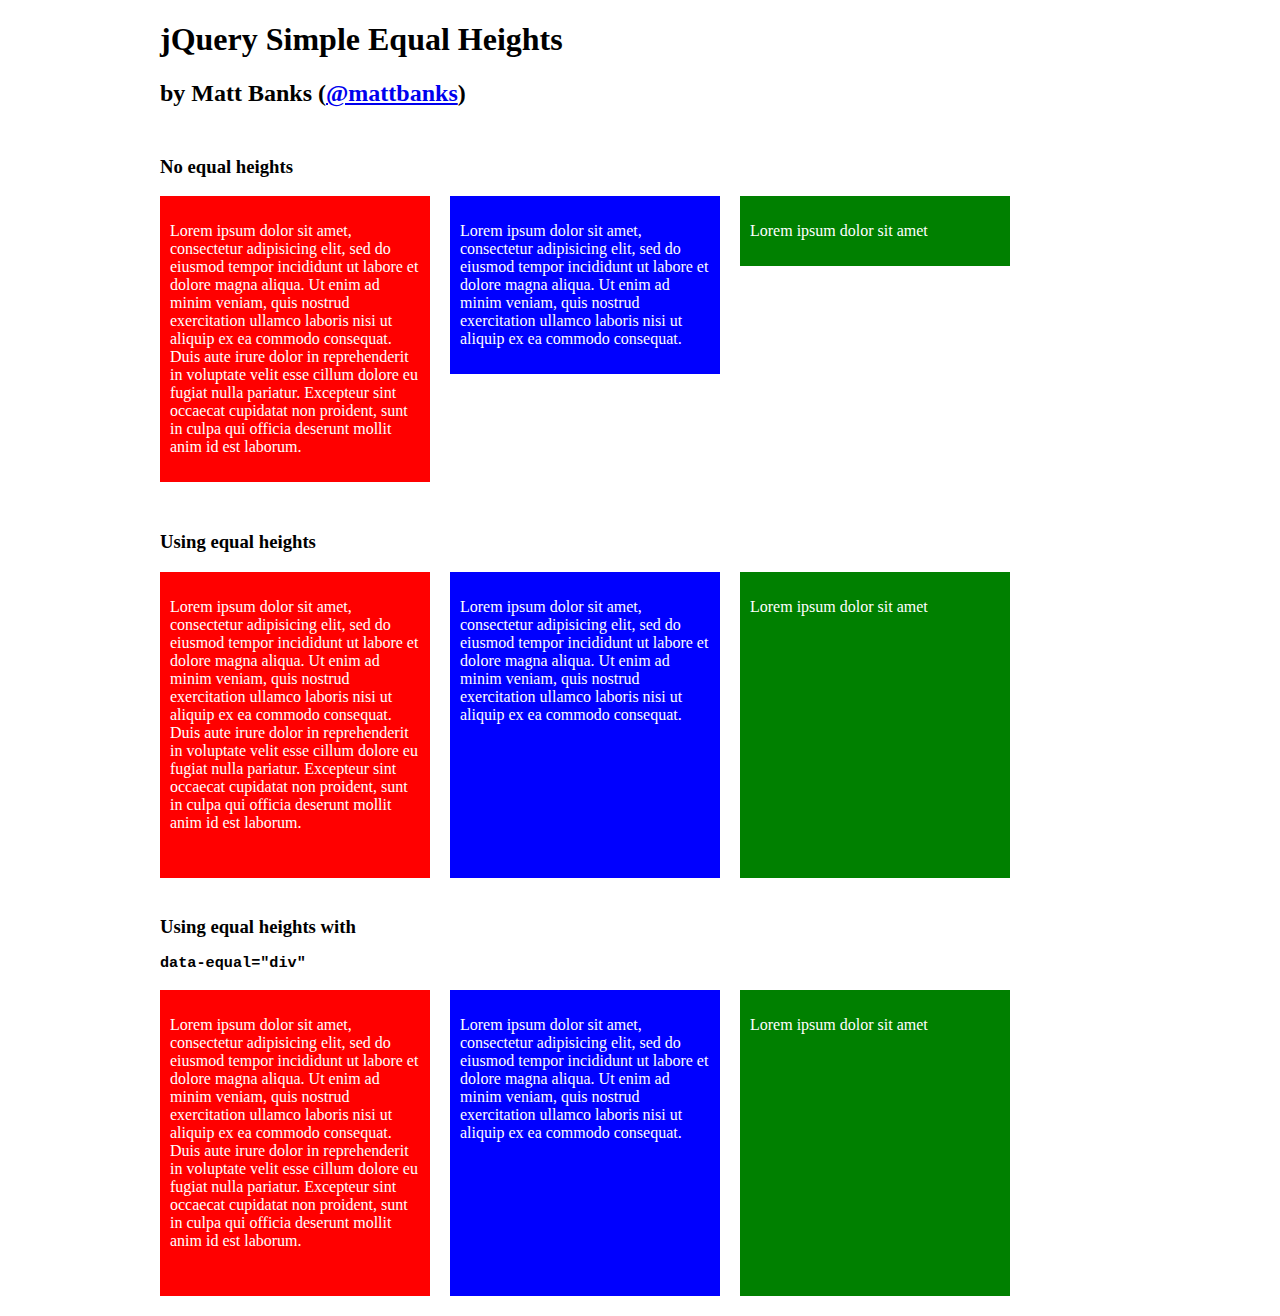
<file: libs/jQuery.equalHeights/example/example.html>
<!doctype html>
<html>
<head>
	<meta charset="utf-8">
	<title>jQuery Simple Equal Heights Example</title>
	<style>
		body { width: 960px; margin: 20px auto; }
		.column1, .column2, .column3 { width: 250px; padding: 10px; margin: 0 20px 0 0; height: auto; float: left; color: #fff; }
		.column1 { background: red; }
		.column2 { background: blue; }
		.column3 { background: green; }
		#noequalheight, #equalheight { padding: 10px 0 20px 0; }
		.clearfix:before, .clearfix:after { content: ""; display: table; }
		.clearfix:after { clear: both; }
		.clearfix { *zoom: 1; }
	</style>
</head>
<body>

	<h1>jQuery Simple Equal Heights</h1>
	<h2>by Matt Banks (<a href="http://twitter.com/mattbanks">@mattbanks</a>)</h2>

	<div id="noequalheight" class="clearfix">
		<h3>No equal heights</h3>
		<div class="column1">
			<p>Lorem ipsum dolor sit amet, consectetur adipisicing elit, sed do eiusmod tempor incididunt ut labore et dolore magna aliqua. Ut enim ad minim veniam, quis nostrud exercitation ullamco laboris nisi ut aliquip ex ea commodo consequat. Duis aute irure dolor in reprehenderit in voluptate velit esse cillum dolore eu fugiat nulla pariatur. Excepteur sint occaecat cupidatat non proident, sunt in culpa qui officia deserunt mollit anim id est laborum.</p>
		</div>
		<div class="column2">
			<p>Lorem ipsum dolor sit amet, consectetur adipisicing elit, sed do eiusmod tempor incididunt ut labore et dolore magna aliqua. Ut enim ad minim veniam, quis nostrud exercitation ullamco laboris nisi ut aliquip ex ea commodo consequat.</p>
		</div>
		<div class="column3">
			<p>Lorem ipsum dolor sit amet</p>
		</div>
	</div>

	<div id="equalheight" class="clearfix">
		<h3>Using equal heights</h3>
		<div class="column1">
			<p>Lorem ipsum dolor sit amet, consectetur adipisicing elit, sed do eiusmod tempor incididunt ut labore et dolore magna aliqua. Ut enim ad minim veniam, quis nostrud exercitation ullamco laboris nisi ut aliquip ex ea commodo consequat. Duis aute irure dolor in reprehenderit in voluptate velit esse cillum dolore eu fugiat nulla pariatur. Excepteur sint occaecat cupidatat non proident, sunt in culpa qui officia deserunt mollit anim id est laborum.</p>
		</div>
		<div class="column2">
			<p>Lorem ipsum dolor sit amet, consectetur adipisicing elit, sed do eiusmod tempor incididunt ut labore et dolore magna aliqua. Ut enim ad minim veniam, quis nostrud exercitation ullamco laboris nisi ut aliquip ex ea commodo consequat.</p>
		</div>
		<div class="column3">
			<p>Lorem ipsum dolor sit amet</p>
		</div>
	</div>

	<div data-equal="div" class="clearfix">
		<h3>Using equal heights with <pre>data-equal="div"</pre></h3>
		<div class="column1">
			<p>Lorem ipsum dolor sit amet, consectetur adipisicing elit, sed do eiusmod tempor incididunt ut labore et dolore magna aliqua. Ut enim ad minim veniam, quis nostrud exercitation ullamco laboris nisi ut aliquip ex ea commodo consequat. Duis aute irure dolor in reprehenderit in voluptate velit esse cillum dolore eu fugiat nulla pariatur. Excepteur sint occaecat cupidatat non proident, sunt in culpa qui officia deserunt mollit anim id est laborum.</p>
		</div>
		<div class="column2">
			<p>Lorem ipsum dolor sit amet, consectetur adipisicing elit, sed do eiusmod tempor incididunt ut labore et dolore magna aliqua. Ut enim ad minim veniam, quis nostrud exercitation ullamco laboris nisi ut aliquip ex ea commodo consequat.</p>
		</div>
		<div class="column3">
			<p>Lorem ipsum dolor sit amet</p>
		</div>
	</div>

	<script src="jquery-1.7.2.min.js"></script>
	<script src="../jquery.equalheights.js"></script>
	<script>
		$('#equalheight div').equalHeights();
	</script>

</body>
</html>
</file>
<file: css/main.css>
/* USER VARIABLES SECTION */

:root {
	--accent: #14469D;
	--yellow: #FFCA01;
	--yellow-hover: #FFD121;
	--gray: #F5F5F5;
	--gray-hover: #EAEAEA;
	--text: #3B3B3B;
	--regular-text: 16px;
	--userfont: roboto-st, sans-serif;
	--systemfont: -apple-system, BlinkMacSystemFont, Arial, sans-serif;
}

/* BOOTSTRAP SETTINGS SECTION */

/* gutter 20px (10px + 10px). Comment this code for default gutter start at 1.5rem (24px) wide. */
.container, .container-fluid, .container-lg, .container-md, .container-sm, .container-xl, .container-xxl { --bs-gutter-x: .625rem; }
.row, .row > * { --bs-gutter-x: 1.25rem; }

::placeholder { color: #6E6E6E; }
/* GENERAL CSS SETTINGS 


::selection { background-color: var(--accent); color: #fff; }
input, textarea { outline: none; }
input:focus:required:invalid, textarea:focus:required:invalid { border-color: red; }
input:required:valid, textarea:required:valid { border-color: green; }
*/
* {
	box-sizing: border-box;
}
body {
	font-family: 'Open Sans', sans-serif;
	font-size: 16px;
	line-height: 22px;
	color: var(--text);
	min-width: 320px;
	position: relative;
	overflow-x: hidden;
	width: 100%;
	max-width: 100%;
}
body.ofhidden{
	overflow: hidden;
}
.page-wrap{
	overflow-x: hidden;
	width: 100%;
	max-width: 100%;
}
.resp-img{
	max-width: 100%;
	height: auto;
}

.sec-title{
	color: var(--accent);
	font-size: 32px;
	line-height: 36px;
	font-weight: 600;
	margin-top: 0;
	margin-bottom: 50px;
}

/* USER STYLES */

.image {
	max-width: 100%;
	margin-bottom: var(--bs-gutter-x);
	border-radius: 4px;
}
.accent {
	color: var(--accent);
	font-weight: bold;
}
.notifyjs-bootstrap-success{
	background-image: none !important;
}
.notifyjs-bootstrap-base{
	padding: 5px 10px !important;
	background-color: var(--gray) !important;
	color: var(--text) !important;
}
.overlay{
	position: absolute;
	top: 0;
	left: 0;
	right: 0;
	bottom: 0;
	width: 100%;
	height: 100%;
	background-color: rgba(5,5,5, .6);
	z-index: 6;
	cursor: pointer;
	display: none;
}

.pl-40{
	padding-left: 40px;
}
.btn{
	height: 56px;
	border: none;
	outline: none;
	margin: 0;
	padding: 0 32px;
	text-decoration: none;
	background-color: var(--yellow);
	color: var(--text);
	display: inline-flex;
	align-items: center;
	align-content: center;
	justify-content: center;
	font-weight: 700;
	font-size: 20px;
	cursor: pointer;
}
.btn:hover{
	background-color: var(--yellow-hover);
	color: var(--text);
}
.swiper-horizontal > .swiper-scrollbar{
	height: 2px;
	left: 0;
	width: 100%;
}
.swiper-scrollbar{
	background-color: #eaeaea;
}
.swiper-scrollbar-drag{
	background-color: #3b3b3b;
}


.mmenu .mmenu-ul-offset{
	padding-left: 66px;
}

.mmenu{
	position: fixed;
	left: -1000px;
	width: 529px;
	height: 100%;
	background-color: #fff;
	z-index: 10;
	padding: 18px 29px;
	transition: left 0.25s ease;
	overflow-y: auto;
}
.mmenu__content_title{
	line-height: 40px;
}
.mmenu.open{
	left: 0;
}
.mmenu ul{
	list-style-type: none;
	margin-left: 0;
	padding: 0;
	margin-bottom: 52px;
}
.mmenu a{
	color: var(--text);
	text-decoration: none;
}
.mmenu a:hover{
	text-decoration: underline;
}
.mmenu__top{
	margin-top: 4px;
	display: flex;
	align-items: center;
	align-content: center;
	margin-bottom: 78px;
	margin-left: 8px;
}
.mmenu__close{
	margin-right: 54px;
	cursor: pointer;
}

.mmenu .mmenu-dd{
	display: none;
	margin-left: 10px;
}
.menu__main{
	padding-left: 76px;
}
.mmenu__content_arrow{
	cursor: pointer;
	margin-left: -7px;
	margin-top: 9px;
}
.mmenu__content_arrow svg{
	transition: fill .25s ease;
}
.mmenu__content_top{
	display: flex;
	align-content: center;
	margin-top: -9px;
}
nav[data-mmenu="autsource"] .mmenu__content_top{
	margin-top: -17px;
}
.mmenu__content_title{
	font-size: 32px;
	font-weight: 600;
	margin-left: 49px;
}
.mmenu__list-main-item{
	margin-bottom: 38px;
}
.mmenu__list-main-link{
	font-size: 32px;
	font-weight: 600;
}
.mmenu__list-small{
	margin-top: 49px;
}
.mmenu__list-small-item{
	font-size: 18px;
	margin-bottom: 20px;
}
.mmenu__list-small-item a{
	line-height: 30px;
}
.mmenu__list-dop{
	margin-top: 52px;
}
.mmenu__list-dop-item{
	margin-bottom: 36px;
}
.mmenu__list-dop-link{
	font-weight: 700;
	font-size: 20px;
}

.top-line{
	background-color: var(--accent);
	color: #fff;
	padding: 5px 0;
	height: 32px;
	display: flex;
	align-items: center;
	align-content: center;
}
.top-line.open-pp{
	position: fixed;
	width: 100%;
	top: 0;
	left: 0;
	right: 0;
	z-index: 3;
}
.top-line span{
	cursor: pointer;
}
.header{
	height: 630px;
	overflow: hidden;
	background-color: var(--accent);
}
.header__video{
	max-width: 100%;
	height: auto;
	width: 100%;
}
.main-line .logo-main{
	display: none;
}
.main-line{
	display: flex;
	align-items: center;
	align-content: center;
	padding: 23px 0;
	position: absolute;
	top: 30px;
	width: 100%;
	transition: top 0.25s ease, background .25s ease;
	z-index: 4;
}
.main-line.open-pp{
	position: fixed;
	top: 32px !important;
	background-color: #fff;
}
.main-line.fixed .menu__link{
	color: var(--text);
}
.main-line.fixed .logo__main{
	display: none;
}
.main-line.fixed .logo__reverce{
	display: block;
}
.main-line.fixed{
	position: fixed;
	top: 0;
	background-color: #fff;
}
.main-line.fixed .logo-main{
	display: block;
}
.main-line.fixed .logo-reverse{
	display: none;
}
.hamburger{
	background-color: #fff;
	width: 34px;
	height: 34px;
	border-radius: 50%;
	display: flex;
	align-items: center;
	align-content: center;
	justify-content: center;
	cursor: pointer;
	position: fixed;
	top: 55px;
	left: 10%;
	z-index: 5;
	transition: top 0.25s ease;
}
.hamburger.open-pp{
	top: 55px !important;
}
.hamburger.fixed{
	top: 22px;
}
.hamburger__lines{
	width: 18px;
	height: 2px;
	background-color: var(--accent);
	display: block;
	position: relative;
}
.hamburger__lines:before, .hamburger__lines:after{
	position: absolute;
	content: '';
	width: 18px;
	height: 2px;
	background-color: var(--accent);
	display: block;
}
.hamburger__lines:before{
	top: -4px;
	margin-top: -1px;
}
.hamburger__lines:after{
	bottom: -5px;
}
.main-line .hamburger{
	margin-right: 5%;
}
.main-line.invert .menu__link{
	color: var(--text);
}
.main-line .menu{
	display: flex;
	align-items: center;
	align-content: center;
	flex-grow: 1;
	justify-content: flex-end;
	list-style-type: none;
	margin: 0;
	padding: 0;
}
.main-line .menu__item:last-child .menu__link{
	padding-right: 0;
}
.main-line .menu__link{
	color: #fff;
	text-decoration: none;
	font-weight: 600;
	padding: 0 25px;
}
.main-line .menu__link:hover{
	text-decoration: underline;
}

/* numbers */
.numbers{
	background-color: var(--accent);
	color: #fff;
	padding: 30px 0 110px;
}
.numbers__title{
	font-size: 20px;
	line-height: 30px;
	font-weight: 700;
	margin: 0;
	margin-bottom: 50px;
	padding: 0;
}
.numbers__item{
	display: flex;
	align-items: center;
	align-content: center;
}
.numbers__item-number{
	font-size: 60px;
	color: var(--yellow);
	margin-right: 20px;
	font-weight: 600;
	width: 150px;
	height: 70px;
	flex-shrink: 0;
	text-align: center;
}
.numbers__item-number img{
	max-width: 100%;
	height: 100%;
}
.numbers__item-number-static{
	display: none;
}
.numbers__item-desc{
	margin: 0;
	padding: 0;
}

/* services */
.services{
	padding: 80px 0;
}
.services__slider-inner{
	position: relative;
}
.services__item{
	background-color: var(--gray);
	padding: 33px 27px 0 39px;
	height: 280px;
	position: relative;
	transition: background 0.25s ease;
	cursor: pointer;
	z-index: 1;
}
.services__item-desc{
	font-size: 15px;
	opacity: 0;
	transition: opacity 0.25s ease;
}
.services__item-order{
	opacity: 0;
	color: var(--yellow);
	text-decoration: none;
	transition: opacity 0.25s ease;
}
.services__item-order:hover{
	color: var(--yellow);
	text-decoration: underline;
}
.services__item-title{
	font-weight: 600;
	font-size: 32px;
	line-height: 36px;
	margin-bottom: 20px;
	transition: color 0.25s ease;
}
.services__item-icon{
	text-align: right;
	position: absolute;
	bottom: 2px;
	right: 0;
	transition: opacity 0.25s ease;
}
.services__item-icon-hover{
	text-align: right;
	position: absolute;
	bottom: 2px;
	right: 0;
	opacity: 0;
	transition: opacity 0.25s ease;
}
.services__item:hover{
	background-color: var(--accent);
	color: #fff;
}
.services__item:hover .services__item-icon{
	opacity: 0;
}
.services__item:hover .services__item-icon-hover{
	opacity: 1;
	z-index: -1;
}
.services__item:hover .services__item-desc{
	opacity: 1;
}
.services__item:hover .services__item-order{
	opacity: 1;
}

/* search-work */
.search-work{
	background-color: var(--accent);
	color: #fff;
	padding: 30px 0;
}
.search-work__title{
	color: #fff;
	margin-bottom: 20px;
}
.search-work__form{
	position: relative;
	margin-bottom: 28px;
}
.search-work__input{
	width: 100%;
	height: 56px;
	padding: 0 20px;
	margin: 0;
	border: none;
}
.search-work__input:focus{
	border: none;
	outline: none;
}
.search-work__btn{
	position: absolute;
	right: 0;
	height: 56px;
	border: none;
	outline: none;
	background-color: var(--gray-hover);
	font-weight: 800;
	font-size: 20px;
	padding: 0 58px;
}
.search-work__btn-icon{
	display: none;
}
.search-work__link{
	color: #fff;
	font-weight: 600;
	margin-right: 56px;
	line-height: 20px;
	transition: 0.3s;
}
.search-work__link:hover{
	color: #ffca00;
}

/* projects */
.projects{
	padding: 80px 0;
}
.projects .hide-desctop{
	display: none;
}
.projects__item{
	background-color: var(--gray);
	padding: 31px 40px 0 40px;
	height: 280px;
	position: relative;
	z-index: 1;
	cursor: pointer;
}
.projects__item-list{
	padding: 0;
	margin: 0;
	list-style-type: none;
	opacity: 0;
	transition: opacity 0.25s ease;
}
.projects__item-list li{
	margin-bottom: 10px;
}
.projects__item-desc{
	font-size: 15px;
	opacity: 0;
	transition: opacity 0.25s ease;
}
.projects__item-order{
	opacity: 0;
	color: var(--yellow);
	text-decoration: none;
	transition: opacity 0.25s ease;
}
.projects__item-order:hover{
	color: var(--yellow);
	text-decoration: underline;
}
.projects__item-title{
	font-weight: 600;
	font-size: 32px;
	padding-right: 10%;
	margin-bottom: 20px;
}
.projects__item-icon{
	text-align: right;
	position: absolute;
	bottom: 0;
	right: 0;
}
.projects__item-icon-hover{
	text-align: right;
	position: absolute;
	bottom: 0;
	right: 0;
	opacity: 0;
	transition: opacity 0.25s ease;
}
.projects__item:hover{
	background-color: var(--accent);
	color: #fff;
}
.projects__item:hover .projects__item-icon{
	opacity: 0;
}
.projects__item:hover .projects__item-icon-hover{
	opacity: 1;
	z-index: -1;
}
.projects__item:hover .projects__item-list{
	opacity: 1;
}
.projects__item:hover .projects__item-desc{
	opacity: 1;
}
.projects__item:hover .projects__item-order{
	opacity: 1;
}

/* anons */
.anons__slide{
	height: 401px;
	overflow: hidden;
}
.anons__slide-img{
	display: none;
}
.anons__slide-date{
	display: block;
	margin-bottom: 10px;
}
.anons__top{
	display: flex;
	align-items: center;
	align-content: center;
	justify-content: space-between;
	margin-bottom: 45px;
	
}
.anons{
	padding-bottom: 78px;
}
.anons__title{
	color: var(--accent);
	font-size: 32px;
	font-weight: 600;
	margin-top: 0;
	margin-bottom: 0;
}
.anons__all{
	color: var(--text);
	font-weight: 600;
	padding-top: 9px;
}
.anons__slider{
	padding-bottom: 45px;
}
.anons__slider-inner{
	position: relative;
}
.anons__slide{
	background-size: cover;
	background-position: center;
	padding: 30px 40px;
	display: flex;
	justify-content: flex-end;
}
.anons__slide-content{
	width: 524px;
	background-color: #fff;
	padding: 30px 40px 105px;
	position: relative;
}
.anons__slider-hash{
	color: #6E6E6E;
	margin-bottom: 10px;
	display: block;
}
.anons__slide-title{
	font-size: 20px;
	color: var(--accent);
	font-weight: 700;
	margin-bottom: 20px;
	line-height: 30px;
}
.anons__slide-speck{
	margin-bottom: 20px;
	display: block;
	width: 100%;
}
.anons__slide-more{
	color: var(--text);
	font-weight: 600;
}
.anons__slide-register{
	position: absolute;
	bottom: 35px;
	right: 35px;
}

/* subscribe */
.subscribe{
	background-color: var(--accent);
	color: #fff;
	padding: 46px 0 48px;
}
.subscribe__title{
	font-size: 32px;
	font-weight: 600;
	margin-top: 0;
	margin-bottom: 20px;
}
.subscribe__form{
	padding: 6px 64px 0 10px;
}
.subscribe__info{
	padding-right: 60px;
	padding-left: 75px;
}
.subscribe__desc{
	margin-bottom: 55px;
	font-size: 18px;
	line-height: 30px;
}
.subscribe__input{
	width: 100%;
	height: 50px;
	border: none;
	outline: none;
	padding: 0 20px;
	font-size: 18px;
}
.subscribe__label{
	font-size: 13px;
	margin-bottom: 3px;
	display: block;
}
.subscribe__action{
	display: flex;
	align-items: center;
	align-content: center;
	margin-top: 34px;
}
.subscribe__action-text{
	font-size: 13px;
	margin-right: 20px;
	line-height: 15px;
	font-weight: 600;
}
.subscribe__action-text p{
	margin: 0;
	-webkit-touch-callout: none; /* iOS Safari */
	-webkit-user-select: none;   /* Chrome/Safari/Opera */
	-khtml-user-select: none;    /* Konqueror */
	-moz-user-select: none;      /* Firefox */
	-ms-user-select: none;       /* Internet Explorer/Edge */
	user-select: none;
}
.subscribe__itnput-wrap{
	position: relative;
	margin-bottom: 10px;
	margin-top: 6px;
}
.subscribe__itnput-wrap_icon{
	position: absolute;
	bottom: 13px;
	right: 27px;
}

/* experts */
.experts{
	padding: 80px 0;
}
.experts__slider{
	padding-bottom: 43px;
}
.experts__slider-inner{
	position: relative;
}
.experts__slide-name{
	margin-top: 15px;
	margin-bottom: 10px;
	display: block;
	font-weight: 600;
}
.experts__slide-desc{
	margin-bottom: 0;
}

/* home-video */
.home-video{
	text-align: center;
	padding-bottom: 103px;
}
.home-video iframe{
	width: 854px;
	height: 480px;
	max-width: 100%;
}

/* footer */
.footer{
	background-color: var(--accent);
	color: #fff;
	padding-top: 79px;
}
.footer a{
	color: #fff;
	text-decoration: none;
}
.footer a:hover{
	text-decoration: underline;
}
.footer__simple-link{
	font-weight: 700;
	margin-bottom: 27px;
	display: inline-block;
	font-size: 20px;
	line-height: 29px;
	padding-right: 30px;
}
a.footer__list-title{
	color: var(--yellow);
	font-size: 20px;
	font-weight: 700;
	margin-bottom: 24px;
	display: block;
}
.footer__list{
	margin: 0;
	padding: 0;
	list-style-type: none;
	padding-right: 20px;
}
.footer__list-item{
	margin-bottom: 20px;
}
.footer__list-link{
	line-height: 22px;
}
.footer__list-simple{
	margin: 0;
	padding: 0;
	list-style-type: none;
}
.footer__list-simple-link{
	font-weight: 700;
	font-size: 20px;
	margin-bottom: 33px;
	display: inline-block;
}
.footer__phone{
	font-weight: 700;
	font-size: 20px;
	cursor: pointer;
}
.footer__phone-text{
	display: block;
	margin-bottom: 35px;
	margin-top: 6px;
}
.footer__city{
	font-weight: 700;
	font-size: 20px;
	margin-top: 56px;
	display: block;
	margin-bottom: 8px;
}
.footer__addres{
	display: block;
	margin-bottom: 20px;
}
.footer__social{
	display: flex;
	align-items: center;
	align-content: center;
	margin-top: 50px;
}
.footer__social-item{
	background-color: var(--yellow);
	display: flex;
	align-items: center;
	align-content: center;
	justify-content: center;
	width: 42px;
	height: 42px;
	min-width: 42px;
	margin-right: 20px;
}
.footer__social-item:hover{
	background-color: var(--yellow-hover);
}
.footer__bottom{
	margin-top: 64px;
	padding: 24px 0 33px;
	background-color: #4771B7;
	max-height: 74px;
}
.footer__bottom-item{
	margin-right: 52px;
	position: relative;
	font-size: 13px;
	line-height: 15px;
}
.footer__bottom-item::before{
	content: '/';
	position: absolute;
	right: -31px;
	top: 50%;
	transform: translateY(-50%);
}
.footer__bottom-item:nth-child(4)::before{
	display: none;
}
.footer__bottm-lang{
	flex-grow: 1;
	text-align: right;
}
.footer__contact-sm{
	display: none;
}
.coleman-group{
	padding: 80px 0 70px;
}
.coleman-group__text{
	padding-left: 16px;
	padding-top: 5px;
}
.coleman-group__img img{
	max-width: 100%;
	height: auto;
}
.advantages__slider-inner{
	position: relative;
} 
.advantages__slider{
	padding-bottom: 46px;
}
.advantages__item_title{
	font-weight: 600;
	display: block;
	margin-bottom: 8px;
	padding-right: 10px;
}
.advantages__item_desc{
	font-size: 13px;
	font-weight: 600;
	color: #6e6e6e;
	line-height: 15px;
	display: block;
}
.advantages__title{
	margin-bottom: 30px;
}
.advantages__slider-inner{
	padding: 0;
}
.advantages__item_content{
	margin-top: 10px;
}
.slider_btn_prev.advantages__slider_prev, .slider_btn_next.advantages__slider_next{
	top: 24%;
}
.geography{
	padding-top: 77px;
}
.geography__title{
	margin-bottom: 20px;
}
.geography__img{
	padding: 0 59px;
}
.geography__img img{
	max-width: 100%;
	height: auto;
}
.geography__list{
	display: grid;
	grid-template-columns: repeat(2, 1fr);
	list-style-type: none;
	padding: 0;
	padding-top: 30px;
}
.geography__list li{
	margin-bottom: 20px;
	position: relative;
	padding-left: 14px;
}
.geography__list li:nth-child(even){
	margin-left: 68px;
}
.geography__list li::before{
	position: absolute;
	content: '';
	width: 5px;
	height: 5px;
	background-color: var(--text);
	border-radius: 50%;
	top: 50%;
	transform: translateY(-50%);
	left: 0;
}
.hostory{
	padding: 80px 0 77px;
}
.history__title{
	margin-bottom: 58px;
}
.hostory__slider{
	padding-bottom: 46px;
}
.hostory__slider-inner{
	padding: 0;
}
.slider_btn_next.hostory__slider_next{
	transform: none;
	top: 0px;
}
.slider_btn_prev.hostory__slider_prev{
	transform: none;
	top: 0px;
}
.hostory__slider-inner{
	position: relative;
}
.hostory__slide_number{
	font-size: 32px;
	font-weight: 700;
	color: var(--yellow);
	display: block;
	margin-bottom: 37px;
}
.career .container{
	padding: 0;
}
.career__item-img{
	position: relative;
}
.career__title {
	margin-bottom: 30px;
}
.career__desc{
	margin-bottom: 40px;
}
.career__item_title{
	position: absolute;
	bottom: 0;
	left: 0;
	background-color: var(--accent);
	color: #fff;
	width: 310px;
	height: 60px;
	padding-left: 20px;
	display: flex;
	align-items: center;
	align-content: center;
	font-size: 20px;
	font-weight: 700;
}
.career__item-desc{
	margin-top: 20px;
	margin-bottom: 41px;
}
.career__item-link{
	font-weight: 600;
	color: var(--accent);
}
.coorp-social .container{
	padding: 0;
}
.coorp-social__item-img{
	position: relative;
}
.coorp-social__title {
	margin-bottom: 30px;
}
.coorp-social__desc{
	margin-bottom: 40px;
}
.coorp-social__desc strong{
	font-weight: 600;
	margin-bottom: 15px;
	display: block;
}
.coorp-social__desc ul{
	list-style-type: none;
	margin: 0;
	padding: 0;
}
.coorp-social__desc li{
	position: relative;
	padding-left: 20px;
}
.coorp-social__desc li::before{
	position: absolute;
	content: '';
	width: 4px;
	height: 4px;
	top: 50%;
	transform: translateY(-50%);
	left: 5px;
	background-color: var(--text);
	border-radius: 50%;
}
.coorp-social__item_title{
	position: absolute;
	bottom: 0;
	left: 0;
	background-color: var(--accent);
	color: #fff;
	width: 310px;
	height: 60px;
	padding-left: 20px;
	display: flex;
	align-items: center;
	align-content: center;
	font-size: 20px;
	font-weight: 700;
}
.coorp-social__item-desc{
	margin-top: 20px;
	margin-bottom: 41px;
}
.coorp-social__item-link{
	font-weight: 600;
	color: var(--accent);
}
.gallery{
	padding-bottom: 80px;
}
.gallery__slider-inner{
	position: relative;
}
.gallery__item{
	width: 810px;
	height: 470px;
}
.gallery__item img {
	display: block;
	width: 100%;
}
.news{
	padding: 80px 0;
}
.news__all-mob{
	display: none;
}
.slider_btn_prev.news__slider_prev, .slider_btn_next.news__slider_next{
	top: 30%;
}
.news__top{
	display: flex;
	align-items: center;
	align-content: center;
	justify-content: space-between;
	margin-bottom: 44px;
	padding: 0;
}
.news__slider-inner{
	padding: 0;
}
.news__title{
	font-weight: 600;
	font-size: 32px;
	color: var(--accent);
}
.news__all{
	color: var(--text);
	font-weight: 600;
}
.news__slider{
	padding-bottom: 44px;
}
.news__slider-inner{
	position: relative;
}
.news__slide_title a{
	color: var(--text);
	text-decoration: none;
	margin-top: 20px;
	font-weight: 600;
	display: block;
	margin-bottom: 10px;
	line-height: 20px;
}
.news__slide_title a:hover{
	text-decoration: underline;
}
.news__slide_date{
	color: #969696;
}
.news__slide-img img{
	max-width: 100%;
	height: auto;
}
.about-banner{
	height: 210px;
	background-repeat: no-repeat;
	background-position: center right;
	background-color: #F5F5F5;
	margin-top: 80px;
}
.about-banner__title{
	color: var(--accent);
	font-size: 35px;
	margin-top: 30px;
	font-weight: 700;
}

.inner-menu{
	position: sticky;
  top: 0;
	background-color: #fff;
	z-index: 2;
}
.inner-menu__list{
	display: flex;
	align-items: center;
	align-content: center;
	justify-content: space-between;
	list-style-type: none;
	height: 80px;
	margin: 0;
	padding: 0;
}
.inner-menu__link{
	color: var(--text);
	text-decoration: none;
}
.inner-menu__link:hover{
	color: var(--text);
	text-decoration: underline;
}

.mm-slide{
	position: fixed;
	top: 0;
	bottom: 0;
	height: 100%;
	width: 425px;
	background-color: #fff;
	z-index: 3;
	overflow: hidden;
	right: -500px;
	transition: right 0.25s ease;
	z-index: 7;
}
.mm-slide.open{
	right: 0;
}
.mm-slide__bottom{
	position: absolute;
	bottom: 0;
	left: 0;
	right: 0;
	width: 100%;
	padding: 35px 50px;
	box-shadow: 0 0 7px rgba(0,0,0, .2);
	background-color: #fff;
}
.mm-slide__bottom-wrap{
	display: flex;
	align-items: center;
	align-content: center;
	justify-content: space-between;
}
.mm-slide .btn-access{
	font-size: 16px;
	height: 56px;
	padding: 0 19px;
}
.mm-slide .btn-reset{
	font-size: 16px;
	height: 56px;
	padding: 0 19px;
	background-color: transparent;
	border: 1px solid var(--text);
}
.mm-slide__top{
	display: flex;
	align-items: center;
	align-content: center;
	justify-content: space-between;
	padding: 37px 50px;
	box-shadow: 0 0 7px rgba(0,0,0, .2);
}
.mm-slide__title{
	font-size: 20px;
	font-weight: 700;
	color: var(--accent);
}
.mm-slide__content{
	padding: 50px;
	max-height: calc(100% - 230px);
	overflow-y: auto;
}
.mm-slide__close{
	display: flex;
	align-items: center;
	align-content: center;
	justify-content: center;
	cursor: pointer;
}
.mm-checkbox input{
	display: none;
}
.mm-checkbox input:checked ~ .mm-checkbox__checkbox:before{
	opacity: 1;
}
.mm-checkbox__checkbox{
	width: 20px;
	height: 20px;
	border-radius: 50%;
	border: 2px solid #6E6E6E;
	display: block;
	position: relative;
}
.mm-checkbox__checkbox::before{
	position: absolute;
	content: '';
	width: 10px;
	height: 10px;
	background-color: #6e6e6e;
	top: 50%;
	left: 50%;
	transform: translate(-50%, -50%);
	border-radius: 50%;
	opacity: 0;
	transition: opacity 0.25s ease;
}
.mm-slide__item{
	padding-bottom: 34px;
	border-bottom: 1px solid #F5F5F5;
	width: 100%;
	display: flex;
	align-items: center;
	align-content: center;
	justify-content: space-between;
	padding: 34px 0;
	font-weight: 700;
	color: #6e6e6e;
	cursor: pointer;
}

.mm-slide-tab__top{
	padding: 34px 0;
	border-bottom: 1px solid var(--gray);
	display: flex;
	align-items: center;
	align-content: center;
	justify-content: space-between;
	font-weight: 700;
	color: #6e6e6e;
	cursor: pointer;
}
.mm-slide-tab__top:hover .mm-slide-tab__top-title{
	color: var(--text);
}
.mm-slide-tab__top:hover svg path{
	fill: var(--text)
}
.mm-slide-tab__top.active{
	color: var(--text);
	text-decoration: underline;
}
.mm-slide-tab__top.active svg{
	transform: rotate(180deg);
}
.mm-slide-tab__top svg{
	transition: transform 0.25s;
}
.mm-slide-tab__content{
	display: none;
}
.mm-slide-tab__checkbox{
	display: flex;
	align-items: center;
	align-content: center;
	justify-content: space-between;
	width: 100%;
	padding: 30px 0;
	cursor: pointer;
}
.mm-slide-tab__checkbox input{
	display: none;
}
.mm-slide-tab__checkbox input:checked ~ .mm-slide-tab__checkbox-checkbox{
	background-color: #757575;
	background-image: url('../images/icons/checkbox-check.svg');
	background-size: contain;
	background-position: center;
	background-repeat: no-repeat;
}
.mm-slide-tab__checkbox-checkbox{
	width: 18px;
	min-width: 18px;
	height: 18px;
	border-radius: 2px;
	border: 2px solid #757575;
	margin-left: 15px;
}
.mm-slide-tab__more{
	font-weight: 600;
	color: #6e6e6e;
	text-decoration: none;
	text-decoration: none;
}
.mm-slide-tab__more:hover{
	color: var(--text);
}


.slider_btn_prev{
	position: absolute;
	top: 50%;
	transform: translateY(-50%);
	left: -31px;
}
.slider_btn_next{
	position: absolute;
	top: 50%;
	transform: translateY(-50%);
	right: -31px;
}
.footer__conteiner-inner{
	display: flex;
	padding: 0;
}
.footer__one .offset-simple-link{
	margin-bottom: 62px;
}
.footer__one .footer__list-item{
	margin-bottom: 18px;
}
.footer__one{
	width: 25%;
	margin-right: 42px;
	padding-top: 2px;
}
.footer__two .offset-list-title{
	margin-top: 53px;
}
.footer__two .footer__list-item{
	margin-bottom: 18px;
}
.footer__two a.footer__list-title{
	margin-bottom: 24px;
}
.footer__two{
	width: 25%;
	margin-right: 44px;
	padding-top: 6px;
	padding-right: 20px;
}
.footer__three{
	width: 25%;
	padding-top: 6px;
}
.footer__for{
	width: 18%;
	padding-top: 6px;
	padding-left: 44px;
}


.top-line__city span{
	padding-left: 19px;
}
.top-line__lang span{
	padding-left: 21px;
}
.top-line__phone{
	text-align: right;
	padding-right: 0;
}
.main-line__menu{
	padding-right: 0;
}
.main-line__logo{
	padding-left: 0;
}
.sec-title{
	padding-left: 0;
}
.services__slider-inner{
	padding: 0;
}
.search-work__form{
	padding-left: 0;
	padding-right: 0;
}
.search-work__dop{
	padding-left: 0;
	padding-right: 0;
}
.projects__slider-inner{
	padding-left: 0;
	padding-right: 0;
}
.anons__top{
	padding-left: 0;
	padding-right: 0;
}
.anons__slider-inner{
	padding-left: 0;
	padding-right: 0;
}
.experts__slider-inner{
	padding-left: 0;
	padding-right: 0;
}
.experts__slider_prev {
	top: 27%;
}
.experts__slider_next{
	top: 27%;
}
.anons__slider_prev, .anons__slider_next{
	top: 45%;
}
.footer__bottom_items{
	padding-left: 0;
	padding-right: 0;
}

.footermob{
	background-color: var(--accent);
	color: #fff;
	display: none;
}
.footermob__item{
	font-size: 20px;
	line-height: 30px;
	font-weight: 700;
	border-bottom: 1px solid #4771B7;
	color: #fff;
	text-decoration: none;
	padding: 30px 49px 30px 39px;
	display: flex;
	align-items: center;
	align-content: center;
	justify-content: space-between;
}
.footermob .footer__contact{
	margin: 58px 39px;
}
.footer__addres{
	color: #fff;
	margin-bottom: 17px;
}
.footer__social{
	margin-top: 51px;
}
.footermob a{
	color: #fff;
	text-decoration: none;
}
.footermob__bottom{
	background-color: #4771b7;
	margin-top: 80px;
	padding: 50px 39px;
	display: flex;
	flex-wrap: wrap;
	font-size: 18px;
	line-height: 30px;
}
.footermob__bottom-item{
	width: 50%;
	margin-bottom: 40px;
}


.deep-page .inner-menu{
	box-shadow: 0 5px 5px rgba(0,0,0, .1);
}
.deep-page .inner-menu__list{
	justify-content: flex-start;
}
.deep-page .inner-menu__item{
	margin-right: 50px;
}

.page__search-work .search-work{
	margin-top: 80px;
}
.page__search-work .news{
	padding-bottom: 116px;
}
.page__search-work .news__slider{
	padding-bottom: 29px;
}

.page__autsource .news{
	padding: 0;
}
.page__autsource .services{
	padding-bottom: 120px;
}

.news-sec__container{
	display: flex;
	padding-top: 70px;
	padding-bottom: 80px;
}
.news-sec__nav{
	min-width: 225px;
	margin-left: 25px;
	padding-left: 19px;
	border-left: 1px solid var(--gray);
	align-self: flex-start;
}

.deep-page .top-filters__btns-btn[data-event="filter"]{
	display: none;
}
.deep-page .carer-consult{
	padding-top: 80px;
	padding-bottom: 120px;
}


.vacancy{
	padding-bottom: 80px;
}
.vacancy .container{
	padding: 0;
}


.top-filters .container{
	padding: 0;
}
.top-filters{
	padding: 20px 0 33px;
}
.top-filters__btns{
	display: flex;
	align-items: center;
	align-content: center;
	margin-right: 42px;
	height: 100%;
}
.top-filters__btns-btn{
	margin-right: 42px;
}
.top-filters__btns-btn:last-child{
	margin-right: 0;
}

.vacancy__items{
	display: grid;
	grid-template-columns: repeat(4, 1fr);
	grid-gap: 30px;
	position: relative;
}


.vacancy__item-main{
	background-color: var(--gray);
	padding: 17px 10px 15px 20px;
	height: 150px;
	position: relative;
	color: var(--text);
	text-decoration: none;
	display: block;
}
.vacancy__item-main::before{
	position: absolute;
	content: '';
	width: 100%;
	height: 8px;
	background-color: #cbd5e8;
	top: 0;
	left: 0;
	right: 0;
}
.vacancy__item-main:hover{
	color: var(--text);
	text-decoration: none;
}
.vacancy__item-main:hover .vacancy__item-title{
	color: var(--accent);
}
.vacancy__item-main::after{
	position: absolute;
	content: '';
	width: 0;
	height: 0;
	border-left: 12px solid transparent;
	border-right: 12px solid transparent;
	border-bottom: 16px solid var(--accent);
	bottom: -25px;
	left: 51px;
	display: none;
}
.vacancy__item-main.active::after{
	display: block;
}
.vacancy__item-main.active:before{
	background-color: var(--accent);
}
.vacancy__item-main.active .vacancy__item-title{
	color: var(--accent);
}
.vacancy__item-city{
	font-size: 13px;
	line-height: 15px;
	font-weight: 600;
	color: #6e6e6e;
	display: block;
	margin-bottom: 10px;
}
.vacancy__item-title{
	font-size: 16px;
	font-weight: 600;
	line-height: 20px;
	margin-top: 0;
	margin-bottom: 10px;
	transition: color 0.25s;
}

.vacancy-more-item{
	padding: 45px 30px 50px;
	background-color: var(--gray);
	box-shadow: 0 0 5px rgba(0,0,0, .25);
	position: absolute;
	width: 100%;
	top: 172px;
	left: 0;
	right: 0;
	display: none;
}
.vacancy-more-item::before{
	position: absolute;
	content: '';
	width: 100%;
	height: 15px;
	background-color: var(--accent);
	top: 0;
	left: 0;
	right: 0;
}
.vacancy-more-item__moving{
	display: none;
}
.vacancy-more-item__close{
	position: absolute;
	top: 38px;
	right: 30px;
	cursor: pointer;
}
.vacancy-more-item__title{
	font-size: 32px;
	line-height: 36px;
	font-weight: 600;
	color: var(--accent);
	margin-top: 0;
	margin-bottom: 10px;
}
.vacancy-more-item__city{
	font-size: 13px;
	line-height: 15px;
	font-weight: 600;
	color: #6e6e6e;
	display: block;
	margin-bottom: 5px;
}
.vacancy-more-item__price{
	font-weight: 700;
	font-size: 20px;
}
.vacancy-more-item__lists{
	display: flex;
	margin-top: 20px;
}
.vacancy-more-item__lists-col{
	width: 33.3333333333333333%;
}
.vacancy-more-item__lists-title{
	font-weight: 600;
	margin-bottom: 23px;
	display: block;
}
.vacancy-more-item__list{
	padding: 0;
	margin: 0;
	list-style-type: none;
}
.vacancy-more-item__list li::before{
	position: absolute;
	content: '';
	width: 4px;
	height: 4px;
	left: 9px;
	top: 10px;
	background-color: var(--text);
	border-radius: 50%;
}
.vacancy-more-item__list li{
	margin-bottom: 1px;
	padding-left: 24px;
	position: relative;
}
.vacancy-more-item__action{
	margin-top: 47px;
	display: flex;
	align-items: center;
	align-content: center;
	justify-content: space-between;
}
.vacancy-more-item__action-text{
	color: #6e6e6e;
}
.vacancy-more-item__action-btn.open-hh{
	background-color: transparent;
	border: 1px solid #6E6E6E;
	padding: 0 16px;
	margin-right: 30px;
}
.vacancy-more-item__action-btn.open-hh:hover{
	border: 1px solid var(--text);
}
.btn-more-load{
	display: flex;
	align-items: center;
	align-content: center;
	justify-content: center;
	width: 100%;
	height: 46px;
	background-color: var(--gray);
	font-weight: 600;
	margin-top: 50px;
	color: var(--text);
	text-decoration: none;
	transition: background 0.25s;
}
.btn-more-load:hover{
	background-color: #CBD5E8;
	color: var(--text);
}

.top-fiters__filters-item{
	background-color: #4771B7;
	color: #fff;
	height: 40px;
	padding-left: 15px;
	padding-right: 10px;
	display: flex;
	align-items: center;
	align-content: center;
	font-weight: 600;
	max-width: 300px;
	text-decoration: none;
	width: auto;
}
.top-fiters__filters-item:hover{
	text-decoration: none;
	color: #fff;
}
.top-fiters__filters-item:last-child{
	margin-right: 0;
}
.top-fiters__filters-text{
	margin-right: 10px;
	line-height: 15px;
}
.top-fiters__filters-close{
	display: flex;
	align-items: center;
	align-content: center;
	padding-top: 2px;
	cursor: pointer;
}


.carer-consult__banner{
	height: 401px;
	padding: 30px 40px;
	display: flex;
	justify-content: flex-end;
	background-size: cover;
	background-repeat: no-repeat;
	background-position: center;
}
.carer-consult__mob-img{
	display: none;
}
.carer-consult__banner-cont{
	background-color: #fff;
	width: 524px;
	padding: 30px 34px 35px 40px;
}
.carer-consult__banner-title{
	color: var(--accent);
	font-size: 20px;
	line-height: 30px;
	margin-bottom: 20px;
	font-weight: 700;
}
.carer-consult__banner-btn{
	display: flex;
	align-items: center;
	align-content: center;
	justify-content: flex-end;
	width: 100%;
	margin-top: 37px;
}
.carer-consult__banner-btn .btn{
	padding: 0 53px;
}

.press-centers{
	padding-bottom: 80px;
}
.press-centers .container{
	padding: 0;
}
.press-centers__container{
	display: flex;
}
.press-centers__content{
	width: 1000px;
}
.press-centers__nav{
	width: auto;
	flex-shrink: 999999999999999;
	margin-left: 25px;
	padding-left: 19px;
	border-left: 1px solid var(--gray);
	align-self: flex-start;
}
.blog-nav__list{
	margin: 0;
	padding: 0;
	list-style-type: none;
}
.blog-nav__item{
	margin-bottom: 18px;
}
.blog-nav__link{
	color: var(--text);
	font-weight: 600;
	text-decoration: none;
	font-size: 13px;
	line-height: 18px;
}
.blog-nav__link:hover{
	color: var(--text);
	text-decoration: underline;
}
.blog-nav__item.active .blog-nav__link{
	color: var(--accent);
}


.press-centers-item:last-child{
	margin-bottom: 0;
}
.press-centers-item{
	background-color: var(--gray);
	display: flex;
	position: relative;
	margin-bottom: 30px;
}
.press-centers-item__register-btn{
	position: absolute;
	right: 25px;
	bottom: 20px;
	height: 46px;
	font-size: 16px;
	padding: 11px 26px;
}
.press-centers-item__main, .press-centers-item__dop{
	padding: 20px 25px;
	width: 360px;
}
.press-centers-item__img img{
	height: 100%;
	width: auto;
}
.press-centers-item__img{
	width: 280px;
	overflow: hidden;
}
.press-centers-item__title{
	font-size: 20px;
	font-weight: 700;
	line-height: 28px;
	margin-bottom: 21px;
}
.press-centers-item__title a:hover{
	text-decoration: underline;
}
.press-centers-item__title a{
	color: var(--accent);
	text-decoration: none;
}
.press-centers-item__anons{
	font-size: 13px;
	color: #6e6e6e;
	display: block;
	margin-bottom: 15px;
}
.press-centers-item__hash{
	font-size: 13px;
	font-weight: 600;
	display: block;
}
.press-centers-item__date{
	display: block;
	margin-bottom: 10px;
}
.press-centers-item__speaker{
	display: block;
	margin-bottom: 28px;
}
.press-centers-item__more{
	color: var(--text);
	font-weight: 600;
}
.press-centers-item__more:hover{
	color: var(--text);
}
.press-centers-item__mobile{
	display: none;
}

.article-worker{
	display: flex;
	margin-bottom: 50px;
}
.article-worker__text{
	margin-left: 60px;
}
.article-worker__name{
	font-size: 20px;
	margin-top: 20px;
	line-height: 30px;
	font-weight: 700;
	margin-bottom: 10px;
	display: block;
}
.article-worker__desc{
	display: block;
	font-size: 13px;
	line-height: 20px;
	font-weight: 600;
}
.float-left{
	float: left;
}
img.float-left{
	margin-right: 60px;
	margin-bottom: 40px;
}
.mb-50{
	margin-bottom: 50px !important;
}
.mb-80{
	margin-bottom: 80px;
}
.article-h3{
	font-weight: 700;
	font-size: 20px;
	line-height: 30px;
	color: var(--accent);
}
.news-sec p{
	margin-bottom: 20px;
	font-size: 18px;
	line-height: 25px;
}

.news-banner .about-banner__dop-title{
	margin-top: 20px;
	font-weight: 600;
	display: block;
}
.news-banner .about-banner__title{
	margin-top: 15px;
	width: 45%;
	font-size: 32px;
	line-height: 36px;
	margin-bottom: 43px;
}
.news-banner .about-banner__hash{
	font-size: 13px;
	line-height: 15px;
	font-weight: 600;
}

.page__anons .news-banner .about-banner__title{
	font-size: 20px;
	line-height: 30px;
	margin-bottom: 30px;
	width: 45%;
}
.anons-sec{
	padding: 68px 0 80px;
}
.anons-sec__container{
	display: flex;
}
.anons-sec__content{
	width: 80%;
	margin-right: 60px;
}
.anons-sec p{
	margin-bottom: 20px;
	font-size: 18px;
	line-height: 25px;
}

.autsource .article-bold{
	font-weight: 700;
	color: var(--accent);
}
.autsource{
	padding: 70px 0 80px;
}
.autsource__container{
	display: flex;
}
.autsource__cotent{
	width: 80%;
	margin-right: 60px;
}
.autsource__btns{
	width: 20%;
}
.autsource p{
	margin-bottom: 20px;
	font-size: 18px;
	line-height: 25px;
}

.autsource__btns .btn-out{
	background-color: transparent;
	border: 1px solid #6E6E6E;
}
.autsource__btns .btn{
	font-size: 16px;
	display: flex;
	align-items: center;
	align-content: center;
	justify-content: center;
	padding-left: 0;
	padding-right: 0;
	margin-bottom: 25px;
}
.autsource .article-h2{
	font-size: 18px;
	line-height: 28px;
	font-weight: 700;
	color: var(--accent);
	margin-bottom: 30px;
}

.autsource li{
	padding-left: 20px;
	margin-bottom: 10px;
	position: relative;
}
.autsource li::before{
	position: absolute;
	content: '';
	width: 4px;
	height: 4px;
	border-radius: 50%;
	background-color: var(--text);
	left: 5px;
	top: 10px;
}
.autsource ul{
	padding: 0;
	margin: 0;
	list-style-type: none;
	margin-top: 10px;
}


.bossiness-case__all-mob{
	display: none;
}
.bossiness-case{
	margin-bottom: 80px;
}
.bossiness-case__top{
	display: flex;
	align-items: center;
	align-content: center;
	justify-content: space-between;
	margin-bottom: 34px;
	padding: 0 10px;
}
.bossiness-case__title{
	font-weight: 600;
	font-size: 32px;
	color: var(--accent);
}
.bossiness-case__all{
	color: var(--text);
	font-weight: 600;
}
.bossiness-case__slider{
	padding-bottom: 50px;
}
.bossiness-case__slider-inner{
	position: relative;
}
.bossiness-case__item{
	background-color: var(--gray);
	padding: 30px 10px 0 25px;
	height: 239px;
	position: relative;
	transition: background 0.25s ease;
	cursor: pointer;
	z-index: 1;
}
.bossiness-case__item-order{
	color: #6e6e6e;
	font-weight: 600;
	position: absolute;
	bottom: 30px;
	left: 25px;
}
.bossiness-case__item-order:hover{
	color: var(--yellow);
}
.bossiness-case__item-title{
	font-weight: 600;
	font-size: 20px;
	line-height: 30px;
	transition: color 0.25s ease;
}
.bossiness-case__item-icon{
	text-align: right;
	position: absolute;
	bottom: 0;
	right: 0;
	transition: opacity 0.25s ease;
}
.bossiness-case__item-icon-hover{
	text-align: right;
	position: absolute;
	bottom: 0;
	right: 0;
	opacity: 0;
	transition: opacity 0.25s ease;
}
.bossiness-case__item:hover{
	background-color: var(--accent);
	color: #fff;
}
.bossiness-cases__item:hover .bossiness-case__item-icon{
	opacity: 0;
}
.bossiness-case__item:hover .bossiness-case__item-icon-hover{
	opacity: 1;
	z-index: 1;
}
.bossiness-case__item:hover .bossiness-case__item-order{
	color: var(--yellow);
}
.bossiness-case__slider_prev, .bossiness-case__slider_next{
	top: 44%;
}

.bussiness-zavtrak .article-h3{
	margin-bottom: 30px;
}
.bussiness-zavtrak{
	padding-bottom: 120px;
}

.page__coleman-dialoguse .anons{
	padding-top: 50px;
}
.col-dialogues{
	padding-bottom: 50px;
}
.col-dialogues .article-h3{
	margin-bottom: 30px;
}
.col-dialogues__wrap, .bussiness-zavtrak__wrap{
	width: 80%;
}
.page__coleman-isights .carer-consult{
	padding-bottom: 80px;
	padding-top: 50px;
}

.simple-article__wrap{
	width: 80%;
}


.simple-article p{
	margin-bottom: 20px;
	font-size: 18px;
	line-height: 25px;
}

.page__coleman-isights .carer-consult__banner p{
	margin-bottom: 10px;
}
.page__coleman-isights .carer-consult__banner .carer-consult__banner-btn{
	margin-top: 34px;
}
.page__coleman-isights .carer-consult__banner .simple-list li{
	margin-bottom: 0px;
}

.bucase-sec{
	padding-bottom: 120px;
}
.bucase-sec__conteiner{
	padding: 0;
}
.bucase-sec__items{
	display: grid;
	grid-template-columns: repeat(3, 1fr);
	grid-gap: 30px;
}
.bucase-sec__item{
	background-color: var(--gray);
	padding: 30px 10px 30px 25px;
	height: 239px;
	position: relative;
}
.bucase-sec__icon{
	position: absolute;
	right: 10px;
	bottom: 0;
}
.bucase-sec__title{
	font-weight: 700;
	font-size: 20px;
	line-height: 30px;
	margin: 0;
}
.bucase-sec__more{
	position: absolute;
	left: 25px;
	bottom: 30px;
	font-weight: 600;
	color: #6e6e6e;
	transition: 0.25s ease;
}
.bucase-sec__more:hover{
	color: var(--text);
}

.page__case .news-banner .about-banner__title{
	width: 50%;
}
.page__contact{
	height: 100vh;
	overflow: hidden;
	position: relative;
}

.contact-sec{
	display: flex;
	background-color: var(--gray);
	margin-top: 80px;
	height: calc(100vh - 112px);
	overflow: hidden;
}
.contact-sec__map{
	width: 1038px;
}
.contact-sec__info{
	padding-top: 40px;
	padding-left: 50px;
	position: relative;
	padding-bottom: 120px;
}
.contact-sec__city{
	text-decoration: underline;
	color: var(--accent);
	font-size: 20px;
	font-weight: 700;
	display: block;
	margin-bottom: 20px;
}
.contact-sec__addres{
	margin-bottom: 20px;
	display: block;
}
.contact-sec__phone-title{
	font-weight: 600;
	display: block;
	margin-bottom: 10px;
}
.contact-sec__phone-link{
	display: block;
	text-decoration: none;
	color: var(--text);
	margin-bottom: 10px;
}
.contact-sec__facs-title{
	margin-top: 50px;
	font-weight: 600;
	display: block;
	margin-bottom: 10px;
}
.contact-sec__facs-link{
	display: block;
	text-decoration: none;
	color: var(--text);
	margin-bottom: 10px;
}
.contact-sec__mail-title{
	margin-top: 50px;
	font-weight: 600;
	display: block;
	margin-bottom: 10px;
}
.contact-sec__mail-link{
	display: block;
	text-decoration: none;
	color: var(--text);
	margin-bottom: 10px;
}
.contact-sec .footer__social{
	position: absolute;
	left: 50px;
	bottom: 60px;
	margin-top: 0;
}


.simple-list{
	padding: 0;
	margin: 0;
	list-style-type: none;
}
.simple-list li{
	padding-left: 20px;
	margin-bottom: 10px;
	position: relative;
}
.simple-list li::before{
	position: absolute;
	content: '';
	width: 4px;
	height: 4px;
	border-radius: 50%;
	background-color: var(--text);
	left: 5px;
	top: 10px;
}
.mb-20{
	margin-bottom: 20px;
}
.mb-50{
	margin-bottom: 50px;
}
.mb-80{
	margin-bottom: 80px !important;
}


.order-pp{
	position: fixed;
	top: 112px;
	left: 0;
	right: 0;
	bottom: 0;
	height: calc(100vh - 112px);
	background-color: #efefef;
	z-index: 20;
	overflow-y: auto;
	padding: 30px 5% 70px;
	display: none;
}
.order-pp__inner{
	display: flex;
}
.order-pp__info{
	width: 30%;
	margin-right: 60px;
}
.order-pp__form{
	width: 70%;
	background-color: #fff;
	position: relative;
	padding: 40px 60px 50px;
}
.order-pp__title{
	font-size: 32px;
	font-weight: 600;
	line-height: 36px;
	color: var(--accent);
	margin-bottom: 30px;
}
.order-pp__desc ul{
	margin-bottom: 15px;
}
.order-pp__close{
	position: absolute;
	top: 25px;
	right: 25px;
	cursor: pointer;
}
.order-pp__sdides{
	display: flex;
}
.order-pp__side{
	width: 50%;
	margin-right: 50px;
}
.order-pp__side:last-child{
	margin-right: 0;
}
.f-wrap.error .f-wrap__label{
	color: #F81855;
}
.f-wrap.error .f-wrap__err{
	color: #F81855;
	font-size: 13px;
	line-height: 15px;
	font-weight: 600;
	display: block;
	width: 100%;
	text-align: right;
	margin-top: 3px;
}
.f-wrap{
	margin-bottom: 30px;
}
.f-wrap__label{
	text-transform: uppercase;
	font-weight: 600;
	color: var(--accent);
	font-size: 13px;
	line-height: 15px;
}
.f-wrap__input{
	display: block;
	width: 100%;
	border: none;
	outline: none;
	padding: 10px 0;
	border-bottom: 1px solid var(--gray);
	line-height: 22px;
	font-size: 16px;
	color: #6e6e6e;
}
.f-wrap__select{
	display: block;
	width: 100%;
	border: none;
	outline: none;
	padding: 10px 0;
	border-bottom: 1px solid var(--gray);
	line-height: 22px;
	font-size: 16px;
	color: #6e6e6e;
}
.f-wrap__err{
	display: none;
}

.order-pp__bottom-text{
	color: #6E6E6E;
	font-weight: 600;
	font-size: 13px;
	line-height: 15px;
	margin-bottom: 33px;
}
.order-pp__action{
	display: flex;
	align-items: flex-end;
	width: 100%;
}
.order-pp__action-checkboxes{
	width: 100%;
}
.order-pp__action-btn{
	flex-shrink: 0;
	margin-left: 40px;
}
.order-pp__action-btn .btn{
	font-size: 16px;
	height: 46px;
	padding: 0 26px;
	font-weight: 600;
}
.c-checkbox__checkbox{
	width: 18px;
	min-width: 18px;
	height: 18px;
	border: 2px solid #757575;
	border-radius: 2px;
	margin-right: 15px;
	cursor: pointer;
}
.c-checkbox{
	display: flex;
	margin-bottom: 25px;
}
.c-checkbox input{
	display: none;
}
.c-checkbox input:checked ~ .c-checkbox__text{
	font-weight: 600;
}
.c-checkbox input:checked ~ .c-checkbox__checkbox{
	background-color: #757575;
	background-image: url('../images/icons/checkbox-check.svg');
	background-position: center;
	background-repeat: no-repeat;
}
.c-checkbox__text{
	font-size: 13px;
	line-height: 15px;
	margin-top: 1px;
}
.c-checkbox__text a{
	color: var(--text);
}
.order-pp__mobile-title, .order-pp__mobile-desc{
	display: none;
}
.overflow_hidden{
	overflow: hidden;
}
.experts__slide-img{
	position: relative;
}
.experts__slide-img img{
	max-width: 100%;
}
.experts__slide-img::before{
	content: "";
	position: absolute;
	left: 0;
	right: 0;
	top: 0;
	bottom: 0;
	z-index: 99;
	background: #4771B7;
	opacity: 0.2;
	transition: 0.3s;
}
.experts__slide:hover .experts__slide-img::before{
	opacity: 0;
}
</file>
<file: css/media.css>
/* === DESKTOP FIRST === */

@media (max-width : 1700px) {
	.hamburger{
		left: 22px;
	}
}

@media (max-width : 1359px) {

	.contact-sec__map{
		width: 650px;
	}
	.main-line .logo-main{
		display: block;
	}
	.main-line .logo-reverse{
		display: none;
	}
	.main-line{
		background-color: #fff;
	}
	.header{
		margin-top: 80px;
	}
	.main-line .menu__link{
		color: var(--text);
	}
	.main-line .hide-responsive{
		display: none;
	}
	.main-line .hamburger-inner{
		text-align: right;
	}
	.main-line .hamburger{
		margin-right: 0;
		display: inline-flex;
	}
	.numbers__title{
		font-size: 32px;
	}
	.services__item:hover{
		background-color: var(--gray);
		color: var(--text);
	}
	.services__item:hover .services__item-icon{
		opacity: 1;
	}
	.services__item .services__item-icon-hover{
		display: none;
		opacity: 0;
	}
	.services__item-order:hover{
		color: var(--accent);
	}
	.projects__item:hover{
		background-color: var(--gray);
		color: var(--text);
	}
	.projects__item:hover .projects__item-icon{
		opacity: 1;
	}
	.projects__item .projects__item-icon-hover{
		display: none;
		opacity: 0;
	}
	.projects__item-order:hover{
		color: var(--accent);
	}

	.press-centers__nav{
		display: none;
	}
	.press-centers__content{
		width: 100%;
	}
	.page__press-center .top-filters__btns-btn[data-event="filter"]{
		display: block;
	}
	.main-line .menu{
		justify-content: flex-start;
	}
}
@media (max-width : 1024px) {
	
	.main-line .menu__link{
		color: var(--text);
		font-weight: 500;
	}
	.main-line .menu{
		order: 2;
		justify-content: flex-start;
		padding-left: 49px;
	}
	.main-line .menu__link{
		padding: 0 20px; 
	}
	.main-line .hamburger{
		order: 3;
		margin-right: 0;
	}
	.mmenu__top{
		margin-top: 40px;
		margin-bottom: 80px;
	}
	.mmenu{
		padding: 18px 25px;
	}
	.mmenu__close{
		margin-right: 53px;
	}
	.mmenu__list-main-link{
		font-weight: 600;
	}
	.menu__main{
		padding-left: 75px;
	}
	.projects__item{
		padding: 25px 24px!important;
	}
	.projects__item-title{
		margin-bottom: 15px;
	}
	.projects__slider {
		padding-bottom: 34px!important;
	}
	.projects .slider_btn_prev, .projects .slider_btn_next{
		top: 44%;
	}
	.subscribe__action-text{
		margin-right: 0;
	}
	.subscribe {
		padding: 38px 0 30px;
	}
	section.subscribe > div > div > div:nth-child(2){
		padding-right: 0;
	}
	.subscribe__form{
		padding: 28px 0 0 6px;
	}
	.subscribe .btn{
		padding: 0 27px;
	}
	
}
/* xl <= Extra extra large (xxl) */
@media (max-width : 1359px) {

	.bucase-sec__items{
		grid-template-columns: repeat(2, 1fr);
	}
	.bucase-sec__item{
		height: 220px;
	}
	.inner-menu__list-inner{
		overflow-x: scroll;
	}
	.inner-menu__list-inner::-webkit-scrollbar {
		display: none;
	}
	.inner-menu__list{
		justify-content: start;
	}
	.inner-menu__item{
		margin-right: 50px;
		white-space: nowrap;
	}
	.hamburger {
		position: static;
	}
	.geography__list{
		grid-template-columns: repeat(4, 1fr);
	}
	.geography__list li:nth-child(even){
		margin-left: 0;
	}
	.geography__list{
		padding-top: 7px;
	}
	.geography__img{
		text-align: center;
	}
	.geography__img img{
		display: inline-block;
	}
	.sec-title{
		margin-bottom: 40px;
	}
	.career__item{
		display: flex;
		margin-bottom: 40px;
	}
	.career__item-desc{
		margin-top: 0;
		margin-bottom: 15px;
	}
	.career__item-desc-inner{
		margin-left: 40px;
		flex-shrink: 999999;
	}
	.career__item-img{
		width: 350px;
		height: 230px;
		overflow: hidden;
	}
	.career__item-img img{
		max-height: 100%;
		width: auto;
	}
	.coorp-social__item{
		display: flex;
		margin-bottom: 40px;
	}
	.coorp-social__item-desc{
		margin-top: 0;
		margin-bottom: 15px;
	}
	.coorp-social__item-desc-inner{
		margin-left: 40px;
		flex-shrink: 999999;
	}
	.coorp-social__item-img{
		width: 350px;
		height: 190px;
		overflow: hidden;
	}
	.coorp-social__item-img img{
		max-width: 100%;
		height: auto;
	}
	.home-video iframe{
		width: 840px;
		height: 470px;
	}
	.inner-menu__link{
		font-weight: 600;
	}
	.career__item:last-child{
		margin-bottom: 0;
	}
	.coorp-social__item:last-child{
		margin-bottom: 0;
	}
	.footer__for{
		width: 20%;
	}
}
/* lg <= Extra large (xl) */

@media (max-width : 1200px) {

	.order-pp{
		top: 102px;
		height: calc(100vh - 102px);
	}
	.order-pp__title{
		font-size: 23px;
		font-weight: 700;
		line-height: 28px;
		margin-bottom: 58px;
	}
	.order-pp__info{
		width: 35%;
	}
	.order-pp__form{
		padding: 40px;
		width: 65%;
	}
	.order-pp__action{
		display: block;
	}
	.order-pp__action-checkboxes{
		width: 100%;
	}
	.order-pp__action-btn{
		margin-left: 0;
		display: flex;
		justify-content: flex-end;
		margin-top: 30px;
	}
	.order-pp__sdides{
		display: block;
	}
	.order-pp__side{
		width: 100%;
		margin-right: 0;
	}
	.simple-article p{
		margin-bottom: 15px;
		font-size: 16px;
		line-height: 22px;
	}
	.simple-article__wrap{
		width: 100%;
	}
	.col-dialogues__wrap, .bussiness-zavtrak__wrap{
		width: 100%;
	}
	.autsource__cotent{
		width: 75%;
	}
	.autsource__btns{
		width: 25%;
	}
	.autsource p{
		font-size: 16px;
	}
	.page__autsource .services__item{
		height: 200px;
	}
	.anons-sec .article-worker__pic{
		width: 45%;
	}
	.anons-sec .article-worker__pic img{
		max-width: 100%;
		height: auto;
	}
	.article-worker__text{
		margin-left: 30px;
		width: 55%;
	}
	.anons-sec p{
		font-size: 16px;
	}
	.news-sec__nav{
		display: none;
	}
	.news-banner .about-banner__title{
		width: 80%;
	}
	.news-sec p{
		font-size: 16px;
	}
	.about-banner{
		background-image: none !important;
		height: 250px;
	}
	.about-banner__title{
		margin-top: 67px;
	}
	.about-banner .col-md-12{
		position: relative;
	}
	.about-banner .mobile-box{
		position: absolute;
		width: 120px;
		height: 120px;
		right: 10px;
		top: 0;
		background-color: var(--yellow);
	}
	.coleman-group {
		padding: 70px 0 66px;
	}
	.sec-title {
		margin-bottom: 41px;
	}
	.advantages__item_icon{
		width: 130px;
		height: 130px;
	}
	.advantages__item_icon svg{
		max-width: 100%;
		height: auto;
	}
	.advantages__item_content {
		margin-top: 16px;
	}
	.advantages__slider{
		padding-bottom: 35px;
	}
	.geography{
		padding-top: 68px;
	}
	.numbers{
		padding-bottom: 78px;
	}
	.numbers__item-number{
		width: 190px;
		height: 82px;
		margin-right: 28px;
	}
	.numbers__item-desc{
		padding-right: 21px;
	}
	.services{
		padding: 60px 0 67px;
	}
	.services__slider{
		padding-bottom: 35px;
	}
	.services__item-title{
		font-size: 26px;
	}
	.projects{
		padding: 69px 0 68px;
	}
	.projects__slider{
		padding-bottom: 30px;
	}
	.projects__item-title{
		font-size: 26px;
	}
	.search-work__title{
		margin-bottom: 20px;
	}
	.subscribe__title{
		color: var(--yellow);
	}
	.subscribe__action{
		display: flex;
		flex-direction: column;
		margin-top: 0;
	}
	.subscribe__action-text{
		margin-bottom: 34px;
	}
	.subscribe__btn{
		align-self: flex-end;
	}
	.footer__contact-sm{
		display: block;
		margin-top: 70px;
	}
	.footer__bottom{
		margin-top: 70px;
	}
	.footer__bottom-item{
		font-size: 13px;
	}
	.footer__bottm-lang{
		font-size: 13px;
	}
	.header{
		height: 448px;
		margin-top: 80px;
	}
	.services__item-title{
		font-size: 23px;
		font-weight: 700;
		color: var(--accent);
	}
	.services__item{
		padding: 21px 24px;
		height: 270px;
		position: relative;
	}
	.services__item-title{
		margin-bottom: 13px;
		line-height: 33px;
	}
	.services__item-icon{
		right: 0;
	}
	.services__item-icon svg{
		width: 100px;
		height: 100px;
	}
	.services__item-order{
		opacity: 1;
		color: var(--accent);
		text-decoration: underline;
		font-weight: 600;
		position: absolute;
		left: 25px;
		bottom: 30px;
	}
	.services__item-desc{
		opacity: 1;
	}
	.services__item .services__item-desc{
		font-size: 16px;
	}
	.services__slider-inner{
		position: relative;
	}
	
	.projects__item-title{
		font-size: 23px;
		font-weight: 700;
		color: var(--accent);
	}
	.projects__item{
		padding: 25px 20px;
		height: 270px;
		position: relative;
	}
	.projects__item-icon{
		right: 0;
	}
	.projects__item-icon svg{
		width: 80px;
		height: 80px;
	}
	.projects__item-order{
		opacity: 1;
		color: var(--accent);
		text-decoration: underline;
		font-weight: 600;
		position: absolute;
		left: 25px;
		bottom: 30px;
	}
	.projects__item-list{
		opacity: 1;
	}
	.projects__item-list li{
		font-size: 16px;
		margin-bottom: 18px;
	}
	.projects__item-desc{
		opacity: 1;
	}
	.projects__item .projects__item-desc{
		font-size: 14px;
	}
	.projects__slider{
		padding-bottom: 36px;
	}
	.projects__slider-inner{
		position: relative;
	}
	.top-line{
		height: 38px;
	}
	.main-line{
		background-color: #fff;
		height: 74px;
		top: 38px;
	}
	.header{
		margin-top: 74px;
	}
	.top-line__lang{
		text-align: right;
	}
	.top-line__lang span{
		padding-left: 0;
		padding-right: 5px;
	}
	.top-line__city span{
		padding-left: 55px;
	}
	.top-line__phone{
		padding-right: 41px;
	}
	.main-line .hamburger-inner{
		padding-right: 0;
	}
	.numbers__title{
		font-weight: 600;
	}
	.anons{
		padding-bottom: 68px;
	}
	.anons__top{
		margin-bottom: 36px;
	}
	.anons__slide{
		padding: 30px 20px;
	}
	.anons__slider{
		padding-bottom: 35px;
	}
	.anons__slider_next, .anons__slider_prev{
		display: none;
	}
	.subscribe{
		padding: 36px 0 30px;
	}
	.subscribe__info{
		padding-left: 0;
	}
	.subscribe__title{
		margin-bottom: 18px;
	}
	.subscribe__desc{
		margin-bottom: 126px;
	}
	.subscribe__form{
		padding: 26px 0 0 6px;
	}
	.subscribe__label{
		margin-bottom: 9px;
	}
	.experts {
		padding: 69px 0 67px;
	}
	.experts__slider{
		padding-bottom: 34px;
	}
	.home-video{
		padding-left: 53px;
		padding-right: 53px;
		padding-bottom: 115px;
	}
	.home-video iframe{
		width: 100%;
		height: 517px;
	}
	.footer__for{
		display: none;
	}
	.footer__one {
    width: 33%;
    margin-right: 54px;
		padding-top: 1px;
	}
	.footer__two .footer__list:last-child{
		padding-right: 48px;
	}
	.footer__two {
    width: 34%;
    margin-right: 45px;
	}
	.footer__one .offset-simple-link{
		margin-bottom: 78px;
	}
	a.footer__list-title{
		margin-bottom: 24px;
	}
	.footer__one .footer__list{
		padding-right: 49px;
	}
	.footer__two .offset-list-title{
		margin-top: 73px;
	}
	.footer__contact-sm{
		margin-top: 45px;
	}

	.page__search-work .search-work{
		margin-top: 74px;
	}
	.vacancy__items{
		grid-template-columns: repeat(3, 1fr);
	}
	.top-filters__filters-text{
		font-size: 13px;
	}
	.vacancy-more-item__city{
		margin-bottom: 14px;
	}
	.vacancy-more-item__list li{
		font-size: 14px;
		padding-left: 21px;
	}
	.vacancy-more-item__lists-title {
		margin-bottom: 19px;
	}
	.vacancy-more-item__action {
		margin-top: 38px;
	}
	.carer-consult__banner {
		padding: 36px 20px;
	}
	.top-filters__filters-item{
		height: 34px;
	}
	.top-filters__filters{
		padding-top: 8px;
		padding-left: 15px;
	}
	.top-fiters__filters-item{
		height: 34px;
		font-size: 13px;
		max-width: 270px;
	}

	.press-centers-item__img{
		width: 29%;
	}
	.press-centers-item__main, .press-centers-item__dop{
		width: 36%;
		padding: 20px;
	}
	.press-centers-item__title{
		font-size: 16px;
		line-height: 20px;
	}
	.press-centers-item__hash{
		font-size: 16px;
	}
	.press-centers-item__anons{
		font-size: 16px;
	}

}
@media (max-width : 1024px) {
	
	.main-line .menu__link{
		color: var(--text);
		font-weight: 500;
	}
	.main-line .menu{
		order: 2;
		justify-content: flex-start;
		padding-left: 49px;
	}
	.main-line .menu__link{
		padding: 0 20px; 
	}
	.main-line .hamburger{
		order: 3;
		margin-right: 0;
	}
	.mmenu__top{
		margin-top: 40px;
		margin-bottom: 80px;
	}
	.mmenu{
		padding: 18px 25px;
		width: 500px;
	}
	.mmenu__close{
		margin-right: 53px;
	}
	.mmenu__list-main-link{
		font-weight: 600;
	}
	.menu__main{
		padding-left: 75px;
	}
	.projects__item{
		padding: 25px 24px!important;
	}
	.projects__item-title{
		margin-bottom: 15px;
	}
	.projects__slider {
		padding-bottom: 34px!important;
	}
	.projects .slider_btn_prev, .projects .slider_btn_next{
		top: 44%;
	}
	.subscribe__action-text{
		margin-right: 0;
	}
	.subscribe {
		padding: 38px 0 30px;
	}
	section.subscribe > div > div > div:nth-child(2){
		padding-right: 0;
	}
	.subscribe__form {
		padding: 26px 0 0 6px;
	}
	.subscribe .btn{
		padding: 0 27px;
	}
	.footer__bottom {
		margin-top: 72px;
	}
	.footer__one .offset-simple-link {
		margin-bottom: 83px;
	}
	
}
/* md <= Large (lg) */
@media (max-width : 992px) {

	.order-pp{
		top: 0;
		height: 100%;
		background-color: #fff;
		padding: 0;
		padding-bottom: 70px;
	}
	.order-pp__form{
		position: static;
	}
	.order-pp__inner{
		display: block;
	}
	.order-pp__info{
		display: none;
	}
	.order-pp__mobile-title{
		padding: 20px 40px;
		display: block;
		width: 100%;
		box-shadow: 0 0 10px rgba(0,0,0, .2);
		margin-bottom: 30px;
	}
	.order-pp__close{
		top: 18px;
		right: 40px;
	}
	.order-pp__mobile-desc{
		display: block;
		margin-bottom: 30px;
	}
	.order-pp__title{
		margin-bottom: 0;
		font-size: 32px;
		line-height: 36px;
		width: 70%;
	}
	.order-pp__form{
		padding: 0;
		width: 100%;
	}
	.order-pp__inner{
		padding: 0 40px;
	}
	.order-pp__action-btn{
		justify-content: center;
		margin-top: 70px;
	}
	.order-pp__action-btn .btn{
		padding: 0 55px;
	}

	.page__contact{
		height: auto;
		overflow: visible;
		background-color: #f9f9fb;
	}
	.contact-sec__map{
		width: 100%;
		height: 529px;
	}
	.contact-sec{
		display: block;
		height: auto;
		overflow: visible;
	}
	.contact-sec__addres{
		padding-bottom: 20px;
		border-bottom: 1px solid #EAEAEA;
	}
	.contact-sec__mob-wrap{
		display: flex;
		margin-bottom: 40px;
	}
	.contact-sec__info{
		padding-bottom: 50px;
	}
	.contact-sec__facs-title, .contact-sec__mail-title{
		margin-top: 0;
	}
	.contact-sec__phone, .contact-sec__facs, .contact-sec__mail{
		width: 33.33333333333333333333333%;
	}
	.contact-sec .footer__social{
		position: static;
	}
	.page__case .news-banner .about-banner__title{
		width: 75%;
	}
	.bucase-sec__items{
		display: block;
	}
	.bucase-sec__item:last-child{
		margin-bottom: 0;
	}
	.bucase-sec__item{
		height: 180px;
		margin-bottom: 30px;
	}
	.bossiness-case__all{
		display: none;
	}
	.bossiness-case__all-mob{
		display: block;
		margin-top: 30px;
		font-weight: 600;
		color: var(--text);
	}
	.autsource{
		padding-bottom: 40px;
		position: relative;
		margin-bottom: 80px;
	}
	.autsource__cotent{
		width: 100%;
	}
	.autsource__btns{
		margin-top: 100px;
		width: 100%;
		display: flex;
		align-items: center;
		align-content: center;
		justify-content: center;
	}
	.autsource__container{
		display: block;
	}
	.autsource__btns .btn{
		margin-bottom: 0;
		margin-right: 30px;
		width: 40%;
	}
	.autsource__btns .btn:last-child{
		margin-right: 0;
	}
	.autsource::before{
		position: absolute;
		content: '';
		width: 100%;
		height: 120px;
		background-color: #fff;
		box-shadow: 0 -3px 3px rgba(0,0,0, .1);
		bottom: 0;
		left: 0;
		right: 0;
		z-index: -1;
	}
	.anons-sec{
		position: relative;
		z-index: 1;
	}
	.anons-sec::before{
		position: absolute;
		content: '';
		width: 100%;
		height: 170px;
		background-color: #fff;
		box-shadow: 0 0 10px rgba(0,0,0, .1);
		bottom: 0;
		left: 0;
		right: 0;
		z-index: -1;
	}
	.anons-sec__btn{
		display: flex;
		align-items: center;
		align-content: center;
		justify-content: center;
		margin-top: 100px;
	}
	.anons-sec__container{
		display: block;
	}
	.anons-sec__content{
		width: 100%;
		margin-right: 0;
	}
	.news-banner .about-banner__title{
		width: 65%;
		margin-bottom: 30px;
	}
	.article-worker{
		display: block;
	}
	.article-worker__text{
		margin-left: 0;
		margin-top: 40px;
	}
	.float-left{
		float: none;
	}
	img.float-left{
		margin-right: 0;
	}
	.page__news .news{
		padding-top: 0;
	}
	.coleman-group__img{
		margin-bottom: 52px;
		height: 223px;
		overflow: hidden;
	}
	.coleman-group__text{
		padding: 0;
	}
	.coleman-group {
		padding: 70px 0 63px;
	}
	.advantages__item_content{
		margin-top: 7px;
	}
	.geography__list{
		grid-template-columns: repeat(3, 1fr);
	}
	.hostory{
		padding: 108px 0 67px;
	}
	.hostory .container{
		width: 100%;
		max-width: 100%;
		padding: 0;
	}
	.hostory__slider{
		padding-left: 50px;
	}
	.history__title{
		margin-bottom: 47px;
		padding-left: 50px;
	}
	.hostory__slide_number{
		margin-bottom: 27px;
	}
	.hostory__slider{
		padding-bottom: 37px;
	}
	.hostory .swiper-horizontal > .swiper-scrollbar{
		width: 88%;
		left: 6%;
	}
	.career__item-desc-inner{
		margin-top: 9px;
		margin-left: 0;
	}
	.coorp-social__item-img{
		width: auto;
		height: 190px;
	}
	.coorp-social__item-img{
		width: auto;
		max-height: 100%;
	}
	.news .container{
		width: 100%;
		padding: 0;
		max-width: 100%;
	}
	.news__top{
		padding-left: 50px;
		margin-bottom: 30px;
	}
	.news__slider{
		padding-left: 50px;
	}
	.news {
		padding: 164px 0 67px;
	}
	.news__slide_title a{
		margin-top: 26px;
	}
	.news__slider{
		padding-bottom: 31px;
	}
	.news__slide-img{
		display: block;
		overflow: hidden;
	}
	.news__all{
		display: none;
	}
	.news__all-mob{
		display: block;
		color: var(--text);
		font-weight: 600;
		margin-top: 25px;
		padding-left: 50px;
	}
	.news .swiper-horizontal > .swiper-scrollbar{
		width: 88%;
		left: 6%;
	}
	.footermob{
		display: block;
	}
	.footer{
		display: none;
	}
	.services{
		padding: 70px 0 67px;
	}
	.services .container{
		width: 100%;
		padding: 0;
		max-width: 100%;
	}
	.services__slider{
		padding-left: 48px;
	}
	.services .swiper-horizontal > .swiper-scrollbar{
		width: 88%;
		left: 6%;
	}
	.services__item {
		padding: 23px 26px;
	}
	.services__item-title{
		line-height: 28px;
		margin-bottom: 17px;
	}
	.services__title{
		padding-left: 48px;
	}
	.projects .container{
		width: 100%;
		padding: 0;
		max-width: 100%;
	}
	.projects__slider{
		padding-left: 48px;
	}
	.projects .swiper-horizontal > .swiper-scrollbar{
		width: 88%;
		left: 6%;
	}
	.projects__item {
		padding: 23px 26px;
	}
	.projects__item-title{
		line-height: 28px;
		margin-bottom: 17px;
	}
	.projects__title{
		padding-left: 48px;
	}
	.projects .hide-desctop{
		display: block;
	}
	.anons__slide{
		padding: 0;
	}
	.anons__slide-content{
		padding: 22px 31px 65px;
	}
	.anons__slide-register{
		padding: 0 37px;
		bottom: 40px;
		right: 22px;
	}
	.main-line .menu{
		display: none;
	}
	.main-line{
		height: 80px;
	}
	.header{
		height: 336px;
		margin-top: 80px;
	}
	.top-line__lang{
		padding: 0;
		text-align: left;
	}
	.top-line__city span{
		padding-left: 18px;
	}
	.services__item{
		height: 300px;
	}
	.projects__item{
		height: 300px;
	}
	.anons__slide{
		background-image: none !important;
		display: block;
	}
	.anons__slide-img{
		display: block;
	}
	.anons__slide-img img{
		max-width: 100%;
		height: auto;
	}
	.anons__slide-content{
		background-color: #f5f5f5;
		width: 100%;
	}
	.home-video{
		padding-left: 40px;
		padding-right: 40px;
	}
	.home-video iframe{
		width: 100%;
	}
	.anons__all{
		display: none;
	}
	.anons__slide-title{
		font-size: 20px;
	}
	.numbers__item{
		display: block;
		text-align: center;
	}
	.numbers__item-desc{
		width: 80%;
		margin: 25px auto 0;
		font-size: 16px;
	}
	.numbers__item-number{
		margin-right: 0;
	}
	.numbers {
		padding: 30px 0 50px;
	}
	.numbers__item-number img{
		display: inline-block;
	}
	.numbers__item-number{
		display: inline-block;
		width: 150px;
		height: 70px;
		margin: 0;
		text-align: center;
	}
	.numbers__item-desc{
		padding: 0;
	}
	.anons__slide{
		height: auto;
	}
	.top-line__phone{
		display: none;
	}
	.subscribe {
		padding: 39px 0 40px;
	}
	.subscribe__info{
		padding: 0 21px;
	}
	.subscribe__title{
		margin-bottom: 13px;
	}
	.subscribe__dop{
		margin-bottom: 24px;
	}
	.subscribe__form {
		padding: 26px 11px 0 11px;
	}
	.subscribe__itnput-wrap{
		margin-bottom: 16px;
	}
	.subscribe__btn{
		padding: 0 27px;
	}
	.subscribe__desc{
		margin-bottom: 15px;
	}
	.subscribe__action-text {
		margin-bottom: 29px;
	}
	.experts .container{
		width: 100%;
		max-width: 100%;
	}
	.experts__slider{
		padding-left: 39px;
	}
	.experts__title{
		padding-left: 39px;
	}
	.experts .swiper-horizontal > .swiper-scrollbar{
		width: 90%;
		left: 5%;
	}
	.experts__slide-img img{
		max-width: 100%;
		height: auto;
	}
	.home-video iframe{
		height: 386px;
	}
	.footer{
		display: none;
	}

	.search-work__btn-text{
		display: none;
	}
	.search-work__btn-icon{
		display: block;
	}
	.search-work__btn-icon svg{
		width: 32px;
		height: 32px;
	}
	.search-work__btn{
		padding: 0 15px;
		background-color: transparent;
	}
	.page__search-work .search-work{
		margin-top: 80px;
	}
	.top-filters__filters{
		margin-top: 33px;
	}
	.vacancy__items{
		grid-template-columns: repeat(2, 1fr);
	}
	.top-filters .container{
		width: 100%;
		max-width: 100%;
		padding: 0;
		padding-left: 40px;
	}
	.top-filters__filters{
		padding-left: 0;
		padding-top: 0;
		margin-top: 30px;
	}
	.top-filters{
		padding: 29px 0 38px;
	}
	.vacancy__item-main{
		height: 130px;
	}
	.carer-consult__title{
		margin-bottom: 40px;
	}
	.carer-consult__mob-img{
		display: block;
	}
	.carer-consult__mob-img img{
		max-width: 100%;
		height: auto;
	}
	.carer-consult__banner{
		padding: 0;
		background-image: none !important;
		height: auto;
		display: block;
	}
	.carer-consult__banner-cont{
		background-color: var(--gray);
		display: block;
		width: 100%;
		padding: 30px 20px 40px 30px;
	}
	.carer-consult__banner-btn {
		margin-top: 31px;
	}
	.page__search-work .news{
		padding: 67px 0 67px;
	}
	
	.vacancy-more-item{
		position: fixed;
		height: 100%;
		width: 100%;
		top: 0;
		left: 0;
		right: 0;
		bottom: 0;
		z-index: 11;
		overflow-y: auto;
		padding: 0;
	}
	.vacancy-more-item::before{
		display: none;
	}
	.vacancy-more-item__title{
		display: flex;
		align-items: center;
		align-content: center;
		box-shadow: 0 0 10px rgba(0,0,0, .2);
		padding: 19px 35% 19px 39px;
		
	}
	.vacancy-more-item__close{
		top: 28px;
		right: 39px;
	}
	.vacancy-more-item__close svg{
		width: 17px;
		height: 17px;
	}
	.vacancy-more-item__city{
		margin-top: 30px;
	}
	.vacancy-more-item__lists{
		display: block;
		margin-top: 30px;
	}
	.vacancy-more-item__lists-col{
		width: 100%;
		margin-bottom: 30px;
	}
	.vacancy-more-item__city, .vacancy-more-item__price, .vacancy-more-item__lists, .vacancy-more-item__action-text{
		padding-left: 39px;
		padding-right: 39px;
	}
	.vacancy-more-item__action{
		display: block;
		margin-top: 60px;
		position: relative;
	}
	.vacancy-more-item__action-btns{
		width: 100%;
		margin-top: 59px;
		padding-top: 30px;
		box-shadow: 0 0 10px rgba(0,0,0, .15);
		display: flex;
		align-items: center;
		align-content: center;
		justify-content: center;
		padding-bottom: 120px;
	}
	.vacancy-more-item__moving{
		display: flex;
		align-items: center;
		align-content: center;
		justify-content: center;
		position: absolute;
		bottom: 30px;
		width: 100%;
	}
	.vacancy-more-item__moving-icon{
		margin: 0 25px;
	}

	.press-centers-item{
		background-color: transparent;
		margin-bottom: 30px;
		padding-bottom: 30px;
		border-bottom: 1px solid var(--gray);
	}
	.press-centers-item__dop{
		display: none;
	}
	.press-centers-item__img{
		width: 33%;
	}
	.press-centers-item__main{
		order: 2;
		width: 67%;
		padding: 0;
		padding-left: 30px;
	}
	.press-centers-item__img img{
		height: auto;
		max-width: 100%;
	}
	.press-centers-item__anons{
		margin-bottom: 10px;
	}
	.press-centers-item__title{
		margin-bottom: 10px;
	}
	.press-centers-item__hash{
		display: none;
	}
	.press-centers-item__mobile{
		display: block;
	}
	

}

/* sm <= Medium (md) */
@media (max-width : 768px) {
	.mm-slide{
		width: 100%;
		right: -1500px;
	}
	.mm-slide__top{
		height: 80px;
		padding: 0 40px;
	}
	.mm-slide__content{
		padding: 30px 40px;
	}
	.mm-slide__bottom{
		padding: 30px 40px;
	}
	.top-line{
		text-align: left;
	}
	.career__item{
		display: block;
	}
	
	.career__item-img{
		width: auto;
		height: auto;
	}
	
	.coorp-social__item{
		display: block;
	}
	.coorp-social__item-desc-inner{
		margin-left: 0;
		margin-top: 20px;
	}
	
	.inner-menu .container{
		width: 100%;
		max-width: 100%;
		padding-left: 30px;
	}
	.about-banner{
		height: 280px;
	}
	.about-banner__title{
		margin-top: 70px;
	}
	.home-video iframe{
		width: 687px;
		height: 386px;
	}
	.mmenu{
		width: 100%;
		padding: 0;
	}
	.mmenu__top{
		height: 80px;
		box-shadow: 0 0 7px rgba(0,0,0, .25);
		padding: 0 38px;
		justify-content: space-between;
		margin-left: 0;
		margin-bottom: 58px;
	}
	.menu__main{
		padding-left: 38px;
	}
	.logo__link svg{
		width: 150px;
		height: auto;
	}
	.mmenu__close{
		order: 2;
		margin-right: 16px;
	}
	.mmenu__content_arrow svg path{
		fill: var(--accent)
	}
	.mmenu__content_arrow{
		position: absolute;
		top: 50px;
		left: 40px;
		background: #fff;
		width: 400px;
		height: 60px;
		display: flex;
		align-items: center;
	}
	.mmenu__content_title{
		margin-left: 28px;
	}
	.mmenu .mmenu-ul-offset {
		margin-left: 28px;
	}
	
	.subscribe__info{
		padding-right: 0;
	}
	
	.slider_btn_prev, .slider_btn_next{
		display: none;
	}
	.mm-slide__bottom-wrap{
		justify-content: center;
	}
	.mm-slide__btn.btn.btn-reset{
		margin-right: 30px;
	}
	.mm-slide__btn.btn{
		padding-left: 60px;
		padding-right: 60px;
	}
	.main-line .logo-main{
		width: 145px;
		height: auto;
	}
	.main-line .hamburger{
		margin-right: 1px;
    	margin-top: 3px;
	}
	.numbers{
		padding: 33px 0 50px;
	}
	.services{
		padding: 67px 0 67px;
	}
	.subscribe {
		padding: 37px 0 40px;
	}
	.services__item {
		padding: 25px 26px;
		padding-right: 28px;
		/* margin-right: 40px!important; */
	}
	.services__slider {
		padding-right: 35px;
	}
	.services__item-icon {
		right: -1px;
    	bottom: 0px;
	}
	.services__item-title {
		line-height: 28px;
		margin-bottom: 15px;
	}
	.services__item-order{
		left: 26px;
    	bottom: 29px;
	}
}


@media (max-width : 700px) {

	.contact-sec__map{
		height: 300px;
	}
	.contact-sec__info{
		padding: 15px 15px 25px 15px;
	}
	.contact-sec__mob-wrap{
		margin-bottom: 30px;
	}
	.contact-sec__mob-wrap{
		display: block;
	}
	.contact-sec__addres{
		margin-bottom: 14px;
		padding-bottom: 14px;
		width: 100%;
	}
	.contact-sec__phone, .contact-sec__facs, .contact-sec__mail{
		width: 100%;
	}
	.contact-sec__phone{
		margin-bottom: 14px;
		padding-bottom: 14px;
		border-bottom: 1px solid #EAEAEA;
	}
	.contact-sec__facs{
		margin-bottom: 14px;
		padding-bottom: 14px;
		border-bottom: 1px solid #EAEAEA;
	}
	.press-centers-item{
		flex-wrap: wrap;
		padding-top: 30px;
		position: relative;
		padding-bottom: 50px;
	}
	.press-centers-item__anons{
		position: absolute;
		top: 0;
		line-height: 15px;
	}
	.press-centers-item__main{
		padding-left: 0;
		width: 100%;
		margin-top: 15px;
	}
	.press-centers-item__date{
		margin-bottom: 20px;
	}
	
	.bucase-sec__item{
		height: 180px;
		margin-bottom: 15px;
		padding: 20px 10px 15px 20px;
	}
	.bucase-sec__title{
		font-size: 14px;
		line-height: 20px;
	}
	.bucase-sec__more{
		font-size: 12px;
		left: 20px;
		bottom: 15px;
	}
	.bucase-sec__icon{
		width: 100px;
	}
	.bucase-sec__icon svg{
		width: 100%;
	}
}

/* xs <= Small (sm) */
@media (max-width : 576px) {

	.f-wrap{
		margin-bottom: 25px;
	}
	.f-wrap__label{
		font-size: 12px;
	}
	.f-wrap__select{
		font-size: 14px;
	}
	.order-pp__action-btn .btn{
		width: 100%;
		font-weight: 700;
		font-size: 12px;
	}
	.f-wrap__input{
		font-size: 14px;
	}
	.order-pp__title{
		font-size: 15px;
		line-height: 22px;
		font-weight: 700;
	}
	.order-pp__mobile-title{
		padding: 15px 16px;
	}
	.order-pp__close{
		right: 27px;
	}
	.order-pp__inner{
		padding: 0 16px;
	}
	.bucase-sec__conteiner{
		padding: 0 15px;
	}
	.bossiness-case__item-title{
		font-size: 15px;
		line-height: 20px;
	}
	.bossiness-case__item{
		height: 230px;
	}
	.bossiness-case__item-icon{
		width: 100px;
	}
	.bossiness-case__item-icon svg{
		max-width: 100%;
		height: auto;
	}
	.bossiness-case__item-order{
		font-size: 12px;
	}
	.page__autsource .services__title{
		width: 70%;
	}
	.page__autsource .services{
		padding-bottom: 70px;
	}
	.bossiness-case__title{
		font-size: 20px;
		font-weight: 700;
		padding-bottom: 0;
	}
	.bossiness-case__top{
		margin-bottom: 30px;
	}
	.autsource__btns{
		justify-content: space-around;
	}
	.autsource__btns .btn{
		height: 40px;
		font-size: 12px;
		width: 45%;
		margin-right: 0;
		font-weight: 700;
		padding: 0 10px;
		text-align: center;
		line-height: 13px;
	}
	.page__anons .news-banner .about-banner__title{
		width: 100%;
		font-size: 15px;
		line-height: 20px;
	}
	.about-banner__dop-title{
		font-weight: 600;
	}
	.anons-sec .article-worker__pic{
		width: 100%;
	}
	.article-worker__text{
		width: 100%;
	}
	.anons-sec p{
		font-size: 14px;
		margin-bottom: 15px;
	}
	.anons-sec .article-worker__pic img{
		max-width: 150px;
	}
	.anons-sec::before{
		height: 110px;
	}
	.anons-sec__btn{
		margin-top: 80px;
	}
	.anons-sec{
		padding-bottom: 40px;
	}
	.press-centers{
		padding-left: 16px;
		padding-right: 16px;
	}
	.press-centers-item__anons{
		font-size: 11px;
	}
	.press-centers-item__title{
		font-size: 15px;
		line-height: 20px;
	}
	.press-centers-item__img {
		width: 50%;
	}
	.mm-slide__btn.btn.btn-reset{
		margin-right: 12px;
	}
	.mm-slide__btn.btn{
		padding-left: 24px;
		padding-right: 24px;
		font-size: 12px;
		height: 40px;
	}
	.top-line {
		height: 34px;
		padding: 0 16px;
	}
	.top-line span{
		font-size: 14px;
	}
	.main-line {
		top: 34px;
		padding: 0 14px;
		height: 50px;
	}
	.header{
		margin-top: 50px;
		height: 200px;
	}
	.numbers__title{
		font-size: 20px;
		text-align: center;
		margin-bottom: 39px;
	}
	.numbers__item-desc{
		font-size: 14px;
	}
	.numbers__item-desc{
		margin-top: 21px;
	}
	.services{
		padding: 48px 0 47px;
	}
	.services__title{
		padding-left: 27px;
	}
	.services__title{
		width: 58%;
	}
	.sec-title{
		line-height: 25px;
	}
	.services__slider{
		padding-left: 27px;
	}
	.services__item{
		height: 260px;
		padding: 19px 14px;
	}
	.services__item-title{
		font-size: 20px;
		margin-bottom: 16px;
	}
	.services__item .services__item-desc{
		font-size: 14px;
	}
	.services__item-order{
		font-weight: 700;
		left: 14px;
		bottom: 21px;
	}
	.services__item-icon{
		width: 70px;
		height: 70px;
	}
	.services__item-icon svg{
		max-width: 100%;
		height: auto;
	}
	.search-work{
		padding: 27px 16px;
	}
	.search-work__title.sec-title{
		color: var(--yellow);
		margin-bottom: 18px;
	}
	.search-work__form{
		margin-bottom: 20px;
	}
	.search-work__link:last-child{
		display: none;
	}
	.search-work__input{
		height: 40px;
	}
	.search-work__btn{
		height: 40px;
		right: 5px;
		padding: 0 10px;
		background-color: #fff;
	}
	.search-work__btn-text{
		display: none;
	}
	.search-work__btn-icon{
		display: block;
	}
	.search-work__link{
		font-size: 14px;
	}
	.projects{
		padding: 52px 0 47px;
	}
	.projects__title{
		padding-left: 27px;
	}
	.projects__title{
		width: 58%;
	}
	.projects__slider{
		padding-left: 27px;
	}
	.projects__item{
		height: 260px;
		padding: 19px 14px;
	}
	.projects__item-title{
		font-size: 20px;
		margin-bottom: 16px;
	}
	.projects__item-desc{
		font-size: 14px;
	}
	.projects__item-list li{
		font-size: 14px;
		margin-bottom: 13px;
	}
	.projects__item-order{
		font-weight: 700;
		left: 14px;
		bottom: 21px;
	}
	.projects__item-icon{
		width: 70px;
		height: 70px;
	}
	.projects__item-icon svg{
		max-width: 100%;
		height: auto;
	}
	.projects .hide-desctop{
		display: none;
	}
	.anons__top{
		margin-bottom: 25px;
	}
	.anons__title{
		font-size: 20px;
		font-weight: 700;
		padding: 0 17px;
	}
	.anons__slide-img{
		background-color: var(--gray);
		height: 139px;
	}
	
	body{
		font-size: 14px;
		line-height: 20px;
	}
	.mm-slide__top{
		height: 50px;
		padding: 0 15px;
	}
	.mm-slide__content{
		padding: 30px 15px;
	}
	.mm-slide__bottom{
		padding: 30px 15px;
	}
	.mm-slide__title{
		font-size: 15px;
	}
	.btn{
		font-size: 12px;
		height: 40px;
	}
	.menu__main{
		padding-left: 15px;
	}
	.mmenu__list-main-link{
		font-size: 20px;
	}
	.mmenu__list-main-item{
		margin-bottom: 20px;
	}
	.mmenu__list-dop-link{
		font-size: 16px;
	}
	.mmenu__list-dop-item{
		margin-bottom: 20px;
	}
	.mmenu__list-small{
		margin-top: 27px;
	}
	.mmenu__list-small-item{
		margin-bottom: 10px;
	}
	.mmenu__list-dop{
		margin-top: 30px;
	}
	.mmenu__list-small-item{
		font-size: 14px;
	}
	.mmenu__content_title{
		font-size: 20px;
		font-weight: 700;
		margin-left: 6px;
    	margin-top: 2px;
	}
	.mmenu .mmenu-ul-offset{
		padding-left: 0px;
		padding-right: 15px;
		margin-left: 7px;
	}
	.mmenu__content_arrow{
		left: 23px;
    	top: 5px;
		width: 100px;
    	height: 40px;
	}
	.mmenu__close{
		margin-right: 7px;
    	margin-top: -4px;
	}
	.mmenu__top{
		height: 50px;
		padding: 0 15px;
		margin-bottom: 35px;
		margin-top: 0;
	}
	.hostory__slide_text{
		font-size: 12px;
	}
	.hostory__slide_number{
		font-size: 20px;
		line-height: 25px;
		margin-bottom: 10px;
	}
	.career__item_title{
		font-size: 15px;
	}
	.career__item_title{
		height: 44px;
		width: 230px;
	}
	.coorp-social__item_title{
		font-size: 15px;
	}
	.coorp-social__item_title{
		height: 44px;
		width: 230px;
	}
	.geography{
		padding-top: 50px;
	}
	.advantages__slider{
		padding-bottom: 0;
	}
	.hostory{
		padding: 50px 0;
	}
	.hostory__slider{
		padding-bottom: 30px;
	}
	.experts{
		padding: 50px 0;
	}
	.news__slider{
		padding-bottom: 26px;
	}
	.home-video{
		padding-bottom: 70px;
	}
	.sec-title{
		font-size: 20px;
		font-weight: 700;
		margin-bottom: 30px;
	}
	.anons{
		padding-bottom: 47px;
	}
	.anons__slide-content{
		padding: 20px 20px 50px 20px;
	}
	.anons__slide-title{
		font-size: 20px;
		line-height: 25px;
	}
	.anons__slide-register {
		padding: 0 22px;
		bottom: 32px;
		right: 16px;
		font-size: 14px;
		font-weight: 700;
	}
	.anons .swiper-horizontal > .swiper-scrollbar{
		width: 90%;
		left: 5%;
	}
	.anons__slider{
		padding-bottom: 33px;
	}
	.subscribe {
		padding: 31px 0 40px;
	}
	.subscribe__info{
		padding: 0 16px;
	}
	.subscribe__title{
		font-size: 20px;
		margin-bottom: 14px;
	}
	.subscribe__input{
		height: 40px;
	}
	.subscribe__desc{
		font-size: 14px;
		line-height: 20px;
		margin-bottom: 12px;
	}
	.subscribe__dop{
		font-size: 11px;
		line-height: 15px;
	}
	.subscribe__itnput-wrap_icon{
		bottom: 8px;
		right: 14px;
	}
	.subscribe__form {
		padding: 12px 6px 0 6px;
	}
	.subscribe__input{
		font-size: 14px;
	}
	.subscribe__label{
		margin-bottom: 3px;
	}
	.subscribe__action-text{
		font-size: 11px;
		margin-right: 0;
		margin-bottom: 18px;
	}
	.subscribe__itnput-wrap{
		margin-bottom: 27px;
	}
	.subscribe__btn{
		font-size: 14px;
		padding: 0 21px;
	}
	.experts__title{
		padding-left: 16px;
		width: 60%;
	}
	.experts__slider{
		padding-left: 16px;
		padding-bottom: 48px;
	}
	.experts__slide-desc{
		font-size: 12px;
		line-height: 18px;
	}
	.experts__slide-name{
		font-size: 14px;
		font-weight: 700;
		margin-bottom: 8px;
	}

	.home-video{
		padding-left: 0px;
		padding-right: 0px;
		padding-bottom: 63px;
	}
	.home-video iframe{
		height: 180px;
	}
	.footermob__item{
		padding: 7px 21px 7px 17px;
		font-size: 12px;
	}
	.footermob__item svg {
		width: 8px;
	}
	.footermob .footer__contact {
		margin: 42px 16px;
	}
	.footer__phone-text{
		margin-bottom: 32px;
	}
	.footer__contact .footer__phone-text:last-child{
		margin-bottom: 20px;
	}
	.footer__city{
		margin-top: 0;
	}
	.footer__addres{
		margin-bottom: 11px;
	}
	.footer__social{
		margin-top: 31px;
	}
	.footermob__bottom{
		font-size: 12px;
		padding: 16px 17px;
		margin-top: 50px;
		line-height: 18px;
	}
	.footermob__bottom-item{
		width: 100%;
		margin-bottom: 15px;
	}
	.footermob__bottom-lang{
		font-size: 15px;
		font-weight: 700;
		margin-top: 6px;
	}


	
	
	.about-banner{
		margin-top: 50px;
		height: 180px;
	}
	.about-banner .mobile-box{
		width: 45px;
		height: 45px;
	}
	.inner-menu__link{
		font-size: 12px;
	}
	.inner-menu__item{
		margin-right: 23px;
		position: relative;
	}
	.inner-menu__item:last-child:before{
		display: none;
	}
	.inner-menu__list{
		height: 50px;
	}
	.inner-menu__item::before{
		position: absolute;
		content: '';
		width: 1px;
		height: 20px;
		background-color: #eaeaea;
		top: 50%;
		transform: translateY(-50%);
		right: -11px;
	}
	.about-banner__title{
		font-size: 25px;
	}
	.gallery{
		padding-bottom: 50px;
	}
	.news{
		padding: 50px 0;
	}
	.advantages__item_icon svg{
		width: 50px;
		height: 50px;
	}
	.advantages__item{
		display: flex;
		align-items: center;
		align-content: center;
		margin-bottom: 15px;
	}
	.advantages__item_desc{
		display: none;
	}
	.advantages__item_title{
		margin-bottom: 0;
		margin-left: 20px;
		font-size: 14px;
		line-height: 20px;
	}
	.geography__list li{
		font-size: 12px;
		margin-bottom: 10px;
	}
	.news__title{
		font-size: 20px;
		font-weight: 700;
	}
	.news__top{
		margin-bottom: 30px;
	}
	.geography__img{
		padding: 0;
	}

	.about-banner__title {
		margin-top: 49px;
		padding-left: 6px;
	}
	.coleman-group {
		padding: 48px 16px 50px;
	}
	.coleman-group__img{
		height: 167px;
		margin-bottom: 20px;
	}
	.advantages__title{
		padding-left: 20px;
		width: 80%;
	}
	.coleman-group__text p{
		margin-bottom: 5px;
	}
	.advantages__item_icon{
		width: 50px;
		height: 50px;
		min-width: 50px;
	}
	.advantages__item_content{
		margin-top: 0;
	}
	.advantages__slider-inner{
		padding: 0 16px;
	}
	.advantages__item{
		margin-bottom: 21px;
	}
	.geography__list{
		grid-template-columns: repeat(2, 1fr);
		padding-left: 10px;
	}
	.geography__title{
		padding-left: 19px;
		width: 70%;
		margin-bottom: 23px;
	}
	.geography__list li{
		margin-bottom: 7px;
	}
	.history__title{
		padding-left: 25px;
		width: 60%;
		margin-bottom: 28px;
	}
	.hostory__slider{
		padding-bottom: 43px;
	}
	.hostory {
		padding: 45px 0;
	}
	.hostory__slider{
		padding-left: 25px;
	}
	.career__title{
		width: 65%;
	}
	.career__item-img{
		height: 180px;
	}
	.career{
		padding: 0 16px;
	}
	.coorp-social{
		padding: 0 16px;
	}
	.coorp-social__item-img{
		height: 177px;
		overflow: hidden;
	}
	.news__top{
		padding-left: 25px;
		margin-bottom: 24px;
	}
	.news__slider{
		padding-left: 25px;
	}
	.news__slide_title a{
		font-size: 12px;
		line-height: 18px;
		margin-top: 8px;
		font-weight: 600;
		margin-bottom: 5px;
	}
	.news__slide_date{
		font-size: 12px;
		font-weight: 600;
	}
	.news__all-mob{
		margin-top: 22px;
		padding-left: 26px;
	}

	.sec-title{
		margin-bottom: 24px;
	}

	.page__search-work .search-work .search-work__title.sec-title{
		color: #fff;
	}
	.search-work__btn-icon svg{
		width: 24px;
		height: 24px;
	}
	.page__search-work .search-work{
		margin-top: 50px;
	}
	.vacancy__items{
		display: block;
	}
	.vacancy__item-main{
		margin-bottom: 15px;
		padding: 12px 10px 15px 16px;
	}
	.top-filters .container {
		padding-left: 17px;
	}
	.vacancy__item-main::before{
		height: 5px;
	}
	.top-filters{
		padding: 29px 0 29px;
	}
	.vacancy__item-title{
		font-size: 15px;
		font-weight: 700;
	}
	.carer-consult__title{
		padding-left: 16px;
	}
	.carer-consult__banner-title{
		font-size: 15px;
		line-height: 20px;
		font-weight: 700;
	}
	.carer-consult__mob-img{
		height: 139px;
		overflow: hidden;
	}
	.carer-consult__mob-img img{
		max-width: none;
		width: auto;
		height: 100%;
	}
	.carer-consult__banner-cont{
		padding: 15px 16px;
	}
	.carer-consult__banner-title{
		margin-bottom: 9px;
	}
	.carer-consult__banner-btn {
		margin-top: 20px;
	}
	.carer-consult__banner-btn .btn{
		padding: 0 40px;
	}
	.vacancy-more-item__title{
		font-size: 15px;
		line-height: 20px;
		padding: 14px 25% 14px 16px;
	}
	.vacancy-more-item__close svg{
		width: 12px;
		height: 12px;
	}
	.vacancy-more-item__close {
		top: 13px;
		right: 27px;
	}
	.vacancy-more-item__city, .vacancy-more-item__price, .vacancy-more-item__lists, .vacancy-more-item__action-text{
		padding-left: 16px;
		padding-right: 16px;
	}
	.vacancy-more-item__city{
		margin-top: 20px;
		margin-bottom: 10px;
	}
	.vacancy-more-item__lists{
		margin-top: 20px;
	}
	.vacancy-more-item__action{
		margin-top: 30px;
	}
	.vacancy-more-item__action-btns{
		margin-top: 30px;
		padding-left: 16px;
		padding-right: 16px;
	}
	.vacancy-more-item__action-text{
		font-size: 11px;
	}
	.vacancy-more-item__action-btn.open-hh {
		margin-right: 8px;
	}
	.vacancy-more-item__action-btn{
		padding-left: 20px;
		padding-right: 20px;
	}
	.vacancy-more-item__price{
		font-size: 14px;
		font-weight: 600;
	}
	.deep-page .inner-menu__item {
		margin-right: 23px;
	}

	.page__news img{
		max-width: 100%;
		height: auto;
	}
	.news-sec__container{
		display: block;
	}
	.article-h2{
		font-size: 15px;
		font-weight: 700;
	}
	.news-banner .about-banner__title{
		font-size: 15px;
		line-height: 20px;
		padding-left: 0;
		width: 100%;
		margin-top: 15px;
		margin-bottom: 50px;
	}
	.news-banner .about-banner__dop-title{
		font-size: 12px;
		margin-top: 17px;
	}
	.news-banner .about-banner__hash{
		font-size: 12px;
	}
	.news-sec p{
		font-size: 14px;
	}

	.page__news.deep-page .carer-consult{
		padding-bottom: 55px;
	}
	.page__news .carer-consult__banner-cont{
		background-color: #fff;
	}
	.page__news .carer-consult__mob-img{
		height: 101px;
	}
	.page__coleman-dialoguse .bussiness-zavtrak{
		padding-bottom: 70px;
	}
	.page__coleman-dialoguse .article-h2, .page__coleman-isights .article-h2{
		font-size: 20px;
		font-weight: 700;
		line-height: 25px;
	}
	.page__coleman-isights .carer-consult{
		padding-top: 30px;
	}
	.page__news .article-h3{
		font-size: 14px;
		font-weight: 700;
		line-height: 20px;
	}
	.autsource p{
		font-size: 14px;
	}
}

@media (max-width : 480px) {
	
	.page__contact{
		background-color: #fff;
	}
	.contact-sec{
		font-size: 14px;
		background-color: #fff;
	}
	.contact-sec__map{
		height: 150px;
	}
	.contact-sec__city{
		font-size: 15px;
		margin-bottom: 10px;
	}
	.contact-sec__addres{
	}
	.contact-sec__phone, .contact-sec__facs, .contact-sec__mail{
		display: flex;
	}
	.contact-sec__phone-title, .contact-sec__facs-title, .contact-sec__mail-title{
		width: 85px;
	}
	

	.page__case .news-banner .about-banner__title{
		font-size: 14px;
		margin-bottom: 15px;
	}
	.news-banner .about-banner__hash{
		font-size: 10px;
	}
	.inner-menu .container{
		padding-left: 10px;
	}
	.main-line__logo{
		display: flex;
		align-items: center;
		align-content: center;
	}
	.main-line .logo{
		display: block;
		width: 101px;
	}
	.main-line .logo svg{
		max-width: 100%;
		height: auto;
	}
	.main-line .logo-main{
		width: 100%;
	}
	.numbers {
		padding: 27px 0 50px;
	}
	.numbers__title{
		font-size: 21px;
	}
	.sec-title {
		margin-bottom: 31px;
	}
}










@media (min-width: 576px){
	.container, .container-sm {
		max-width: 540px;
	}
}

@media (min-width: 700px){
	.container, .container-sm {
		max-width: 690px;
	}
}

@media (min-width: 992px){
	.container, .container-lg, .container-md, .container-sm {
		max-width: 917px;
	}
}
@media (min-width: 1200px){
	.container, .container-lg, .container-md, .container-sm {
		max-width: 1140px;
	}
}
@media (min-width: 1359px){
	.container, .container-lg, .container-md, .container-sm, .container-xl, .container-xxl{
		max-width: 1230px;
	}
}
</file>
